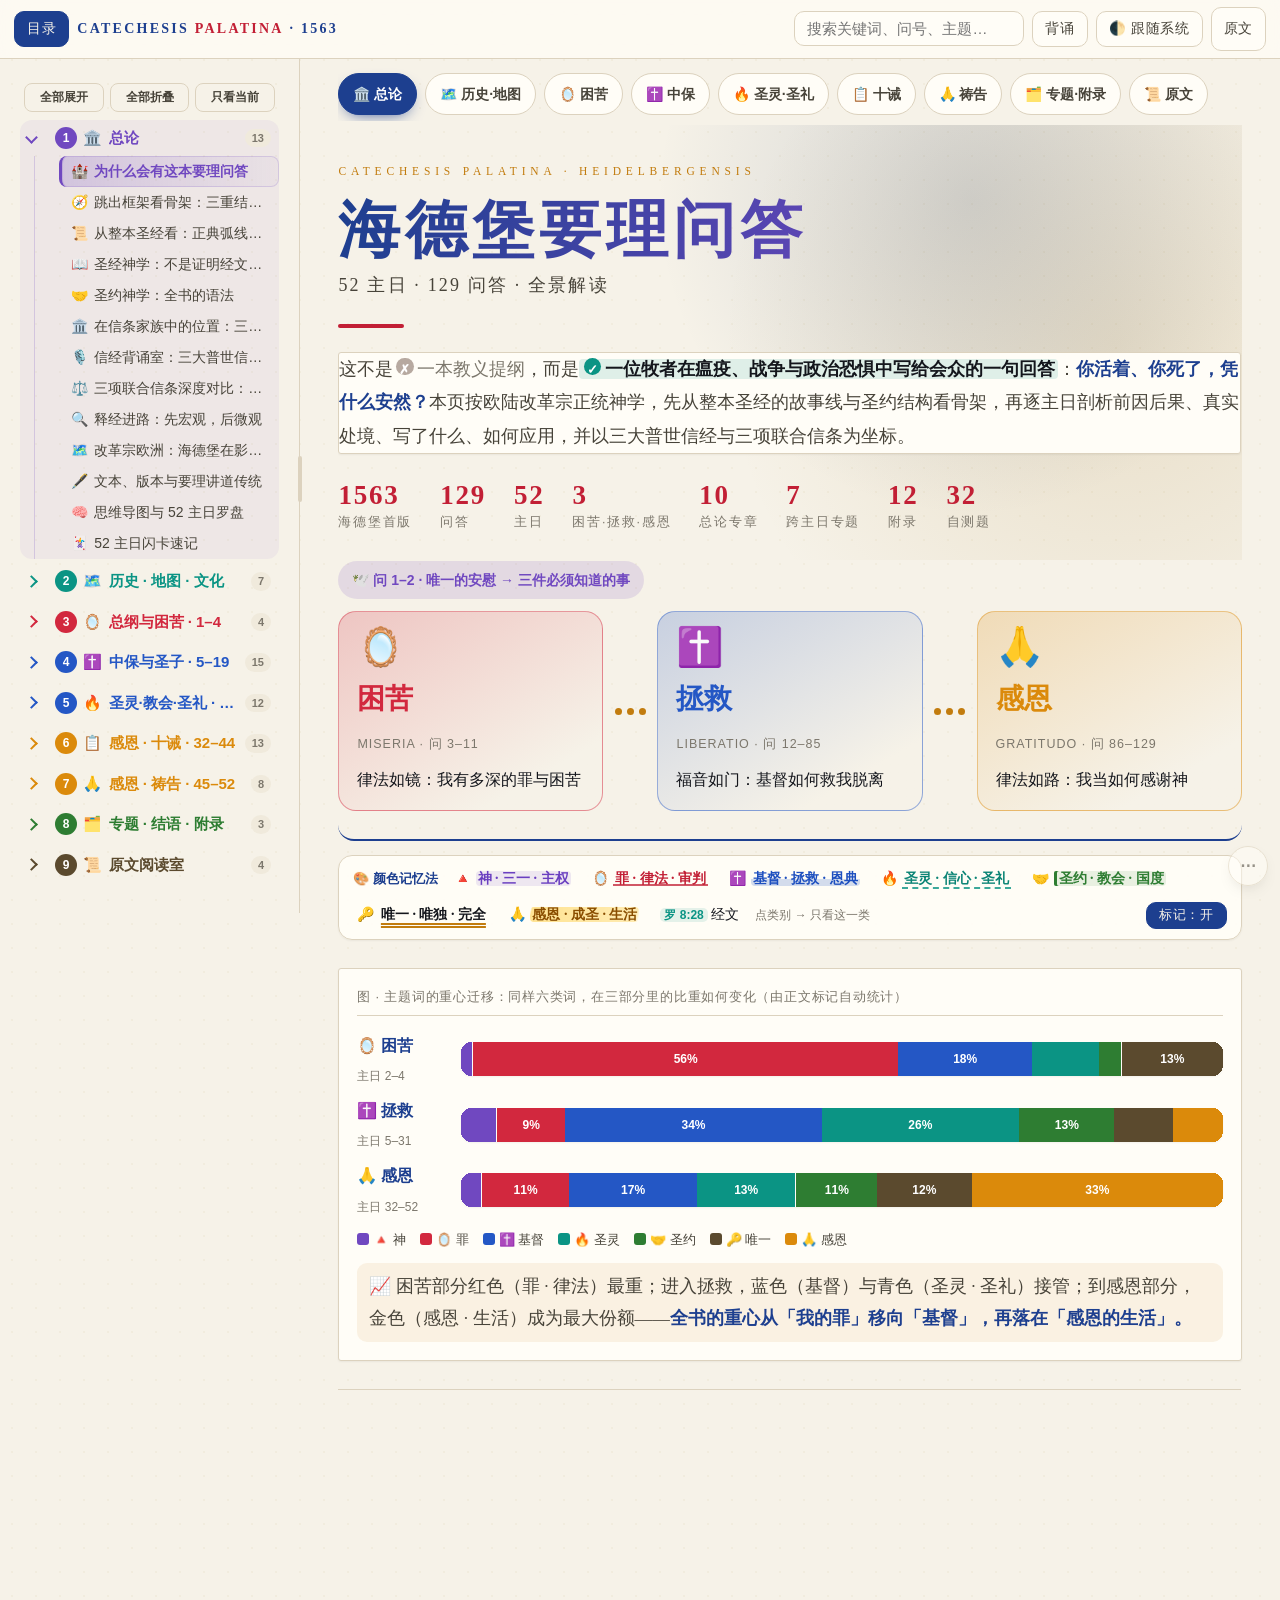
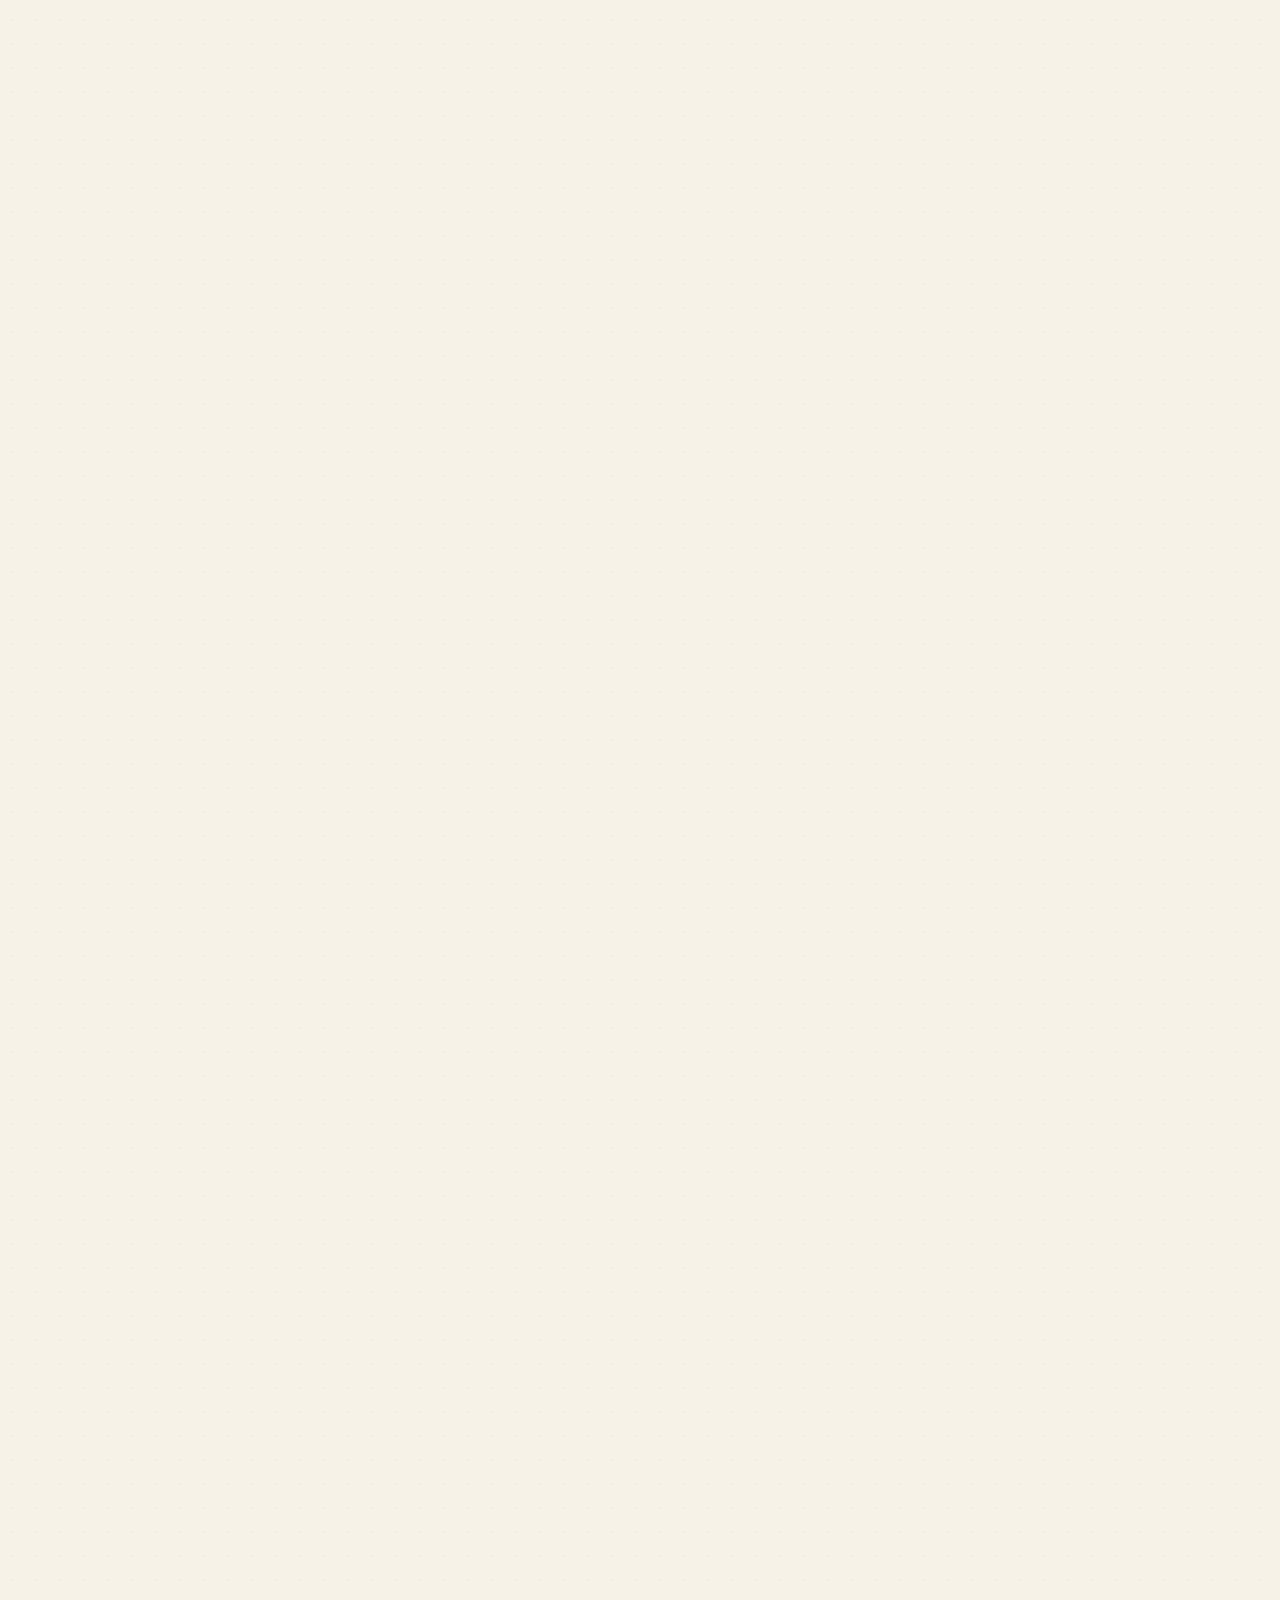
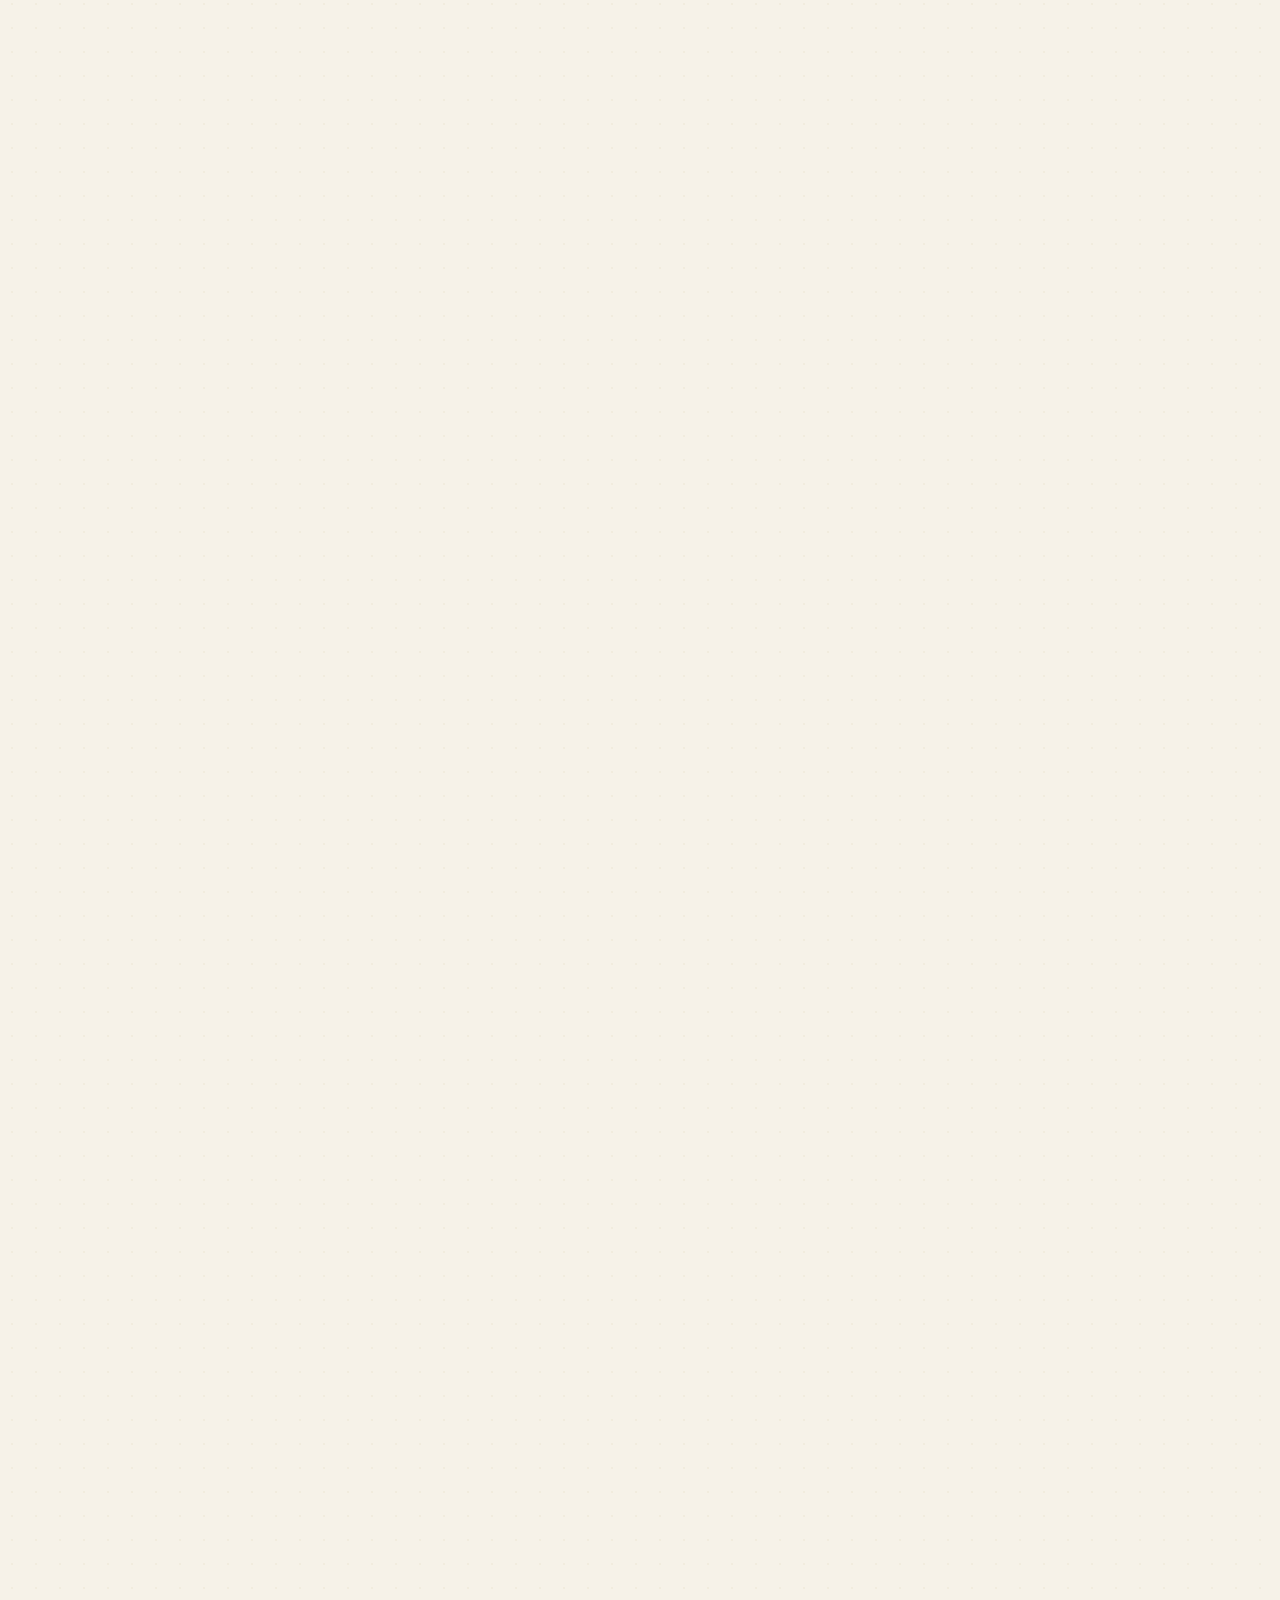
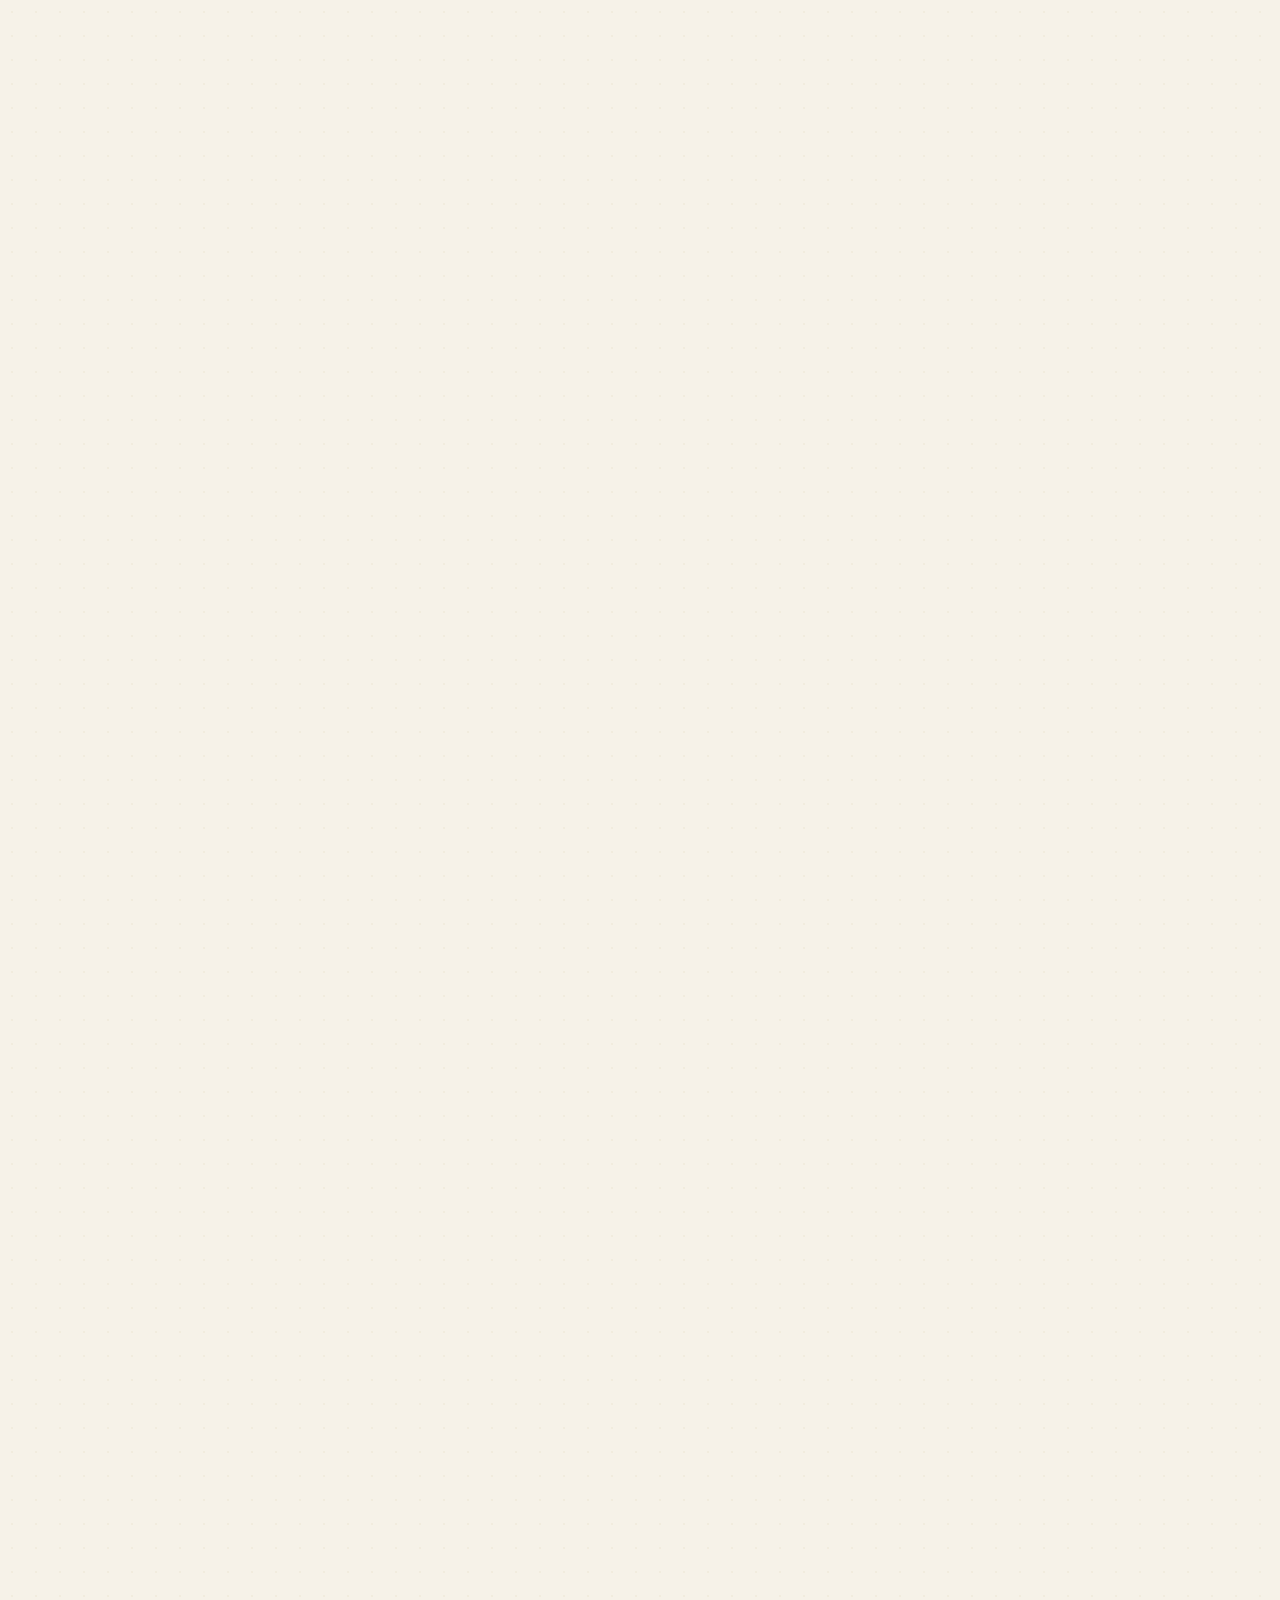
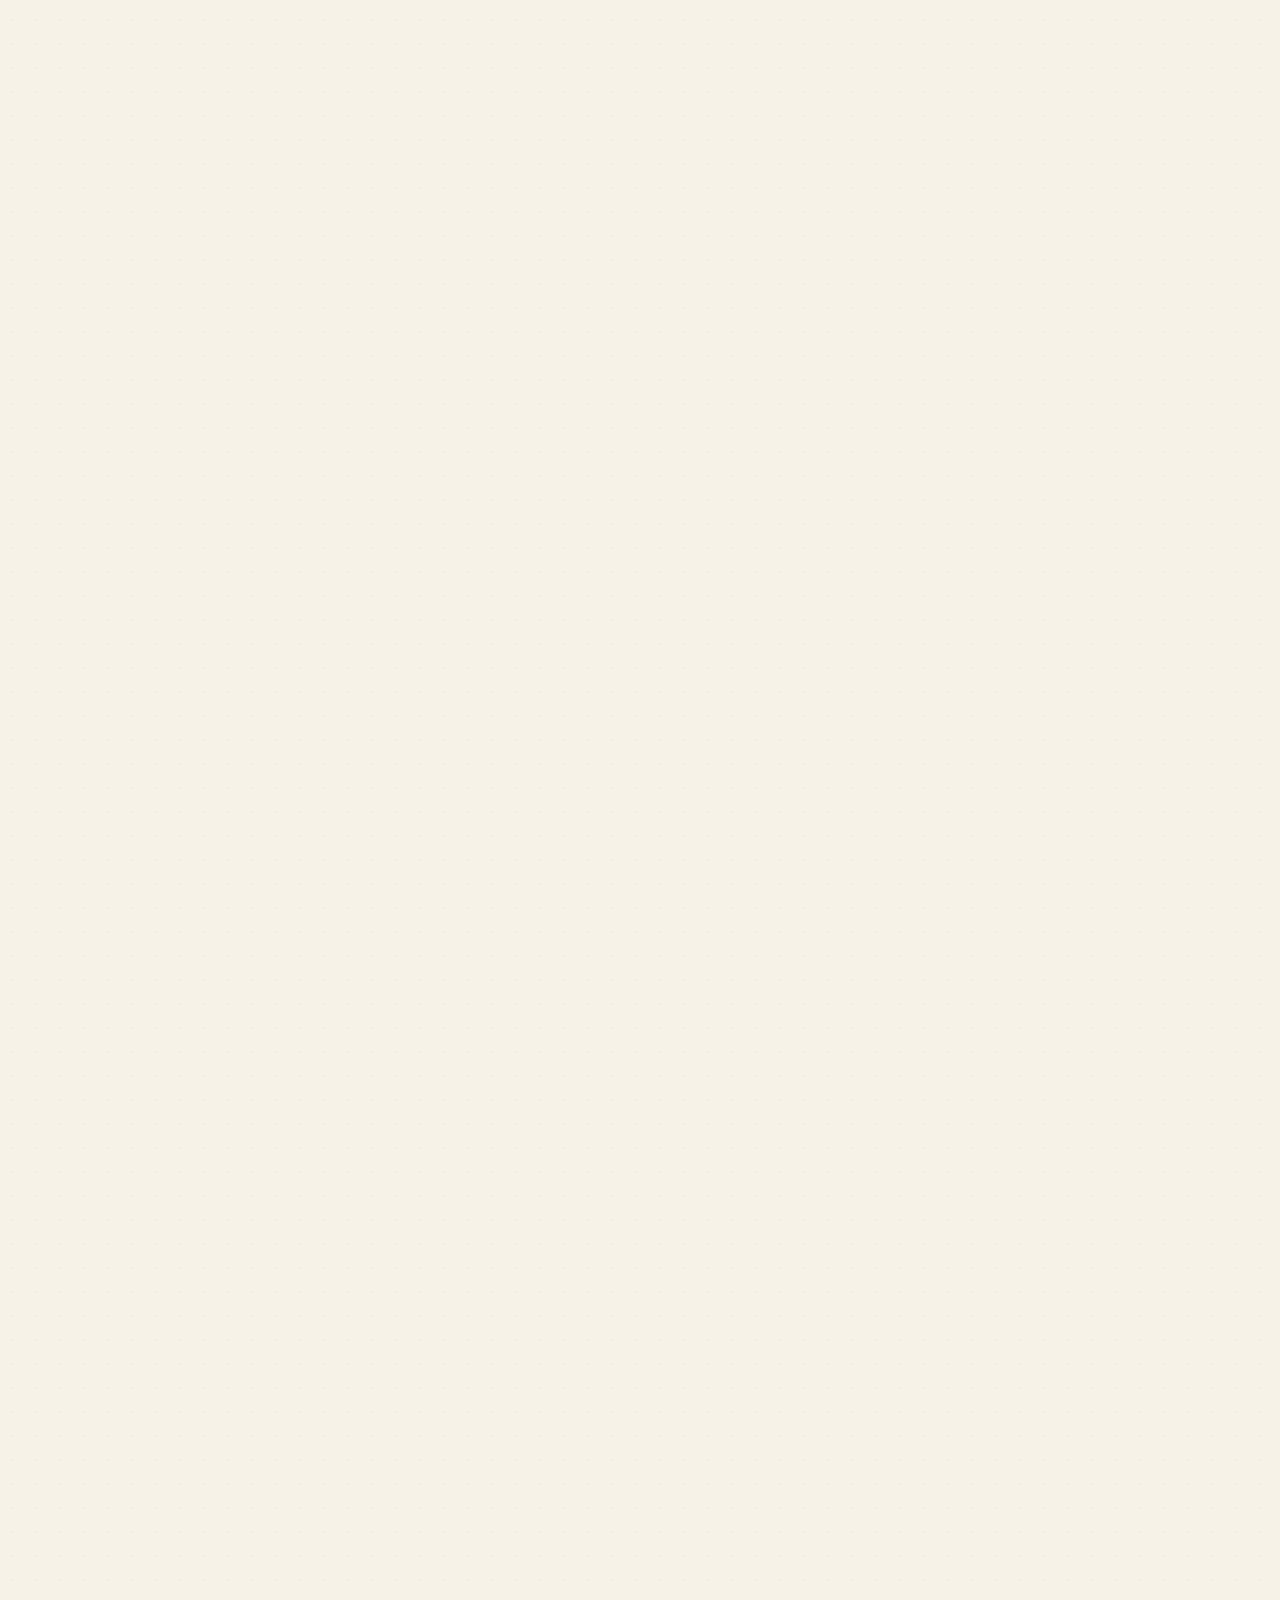
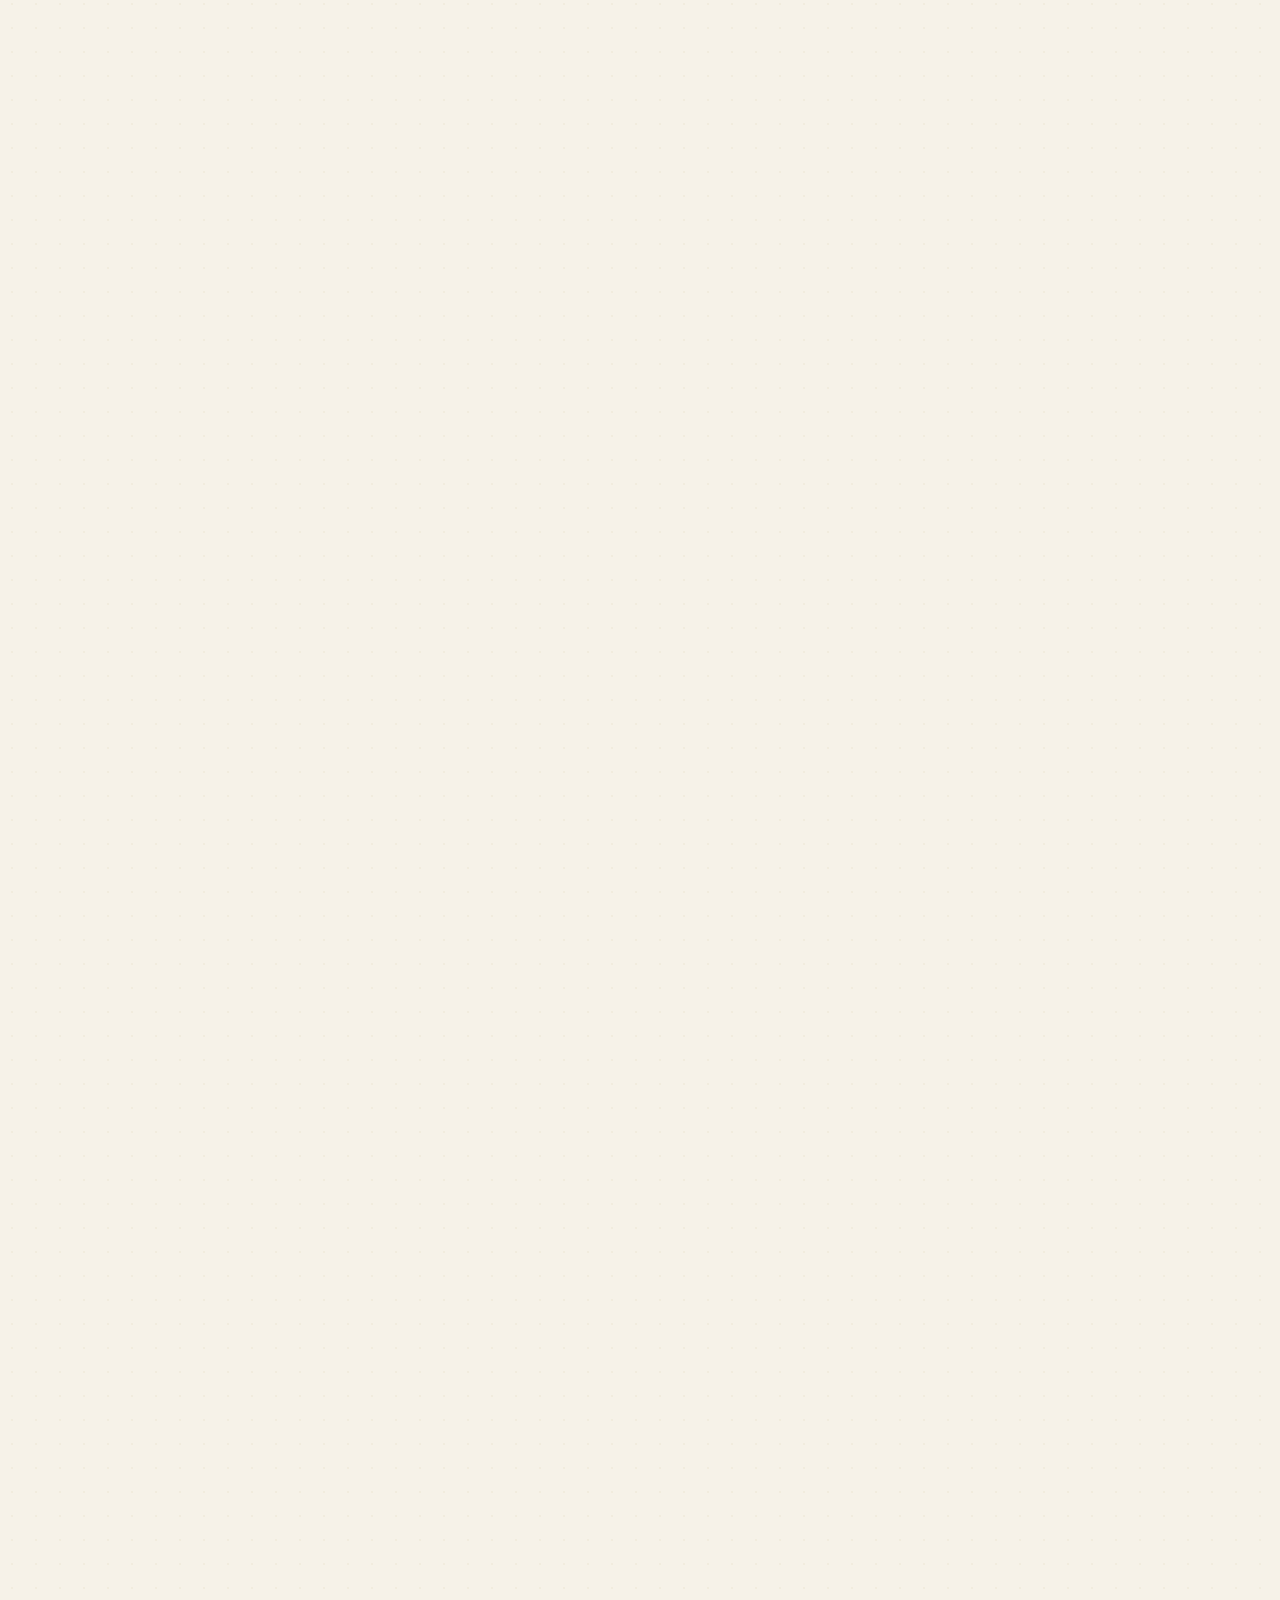
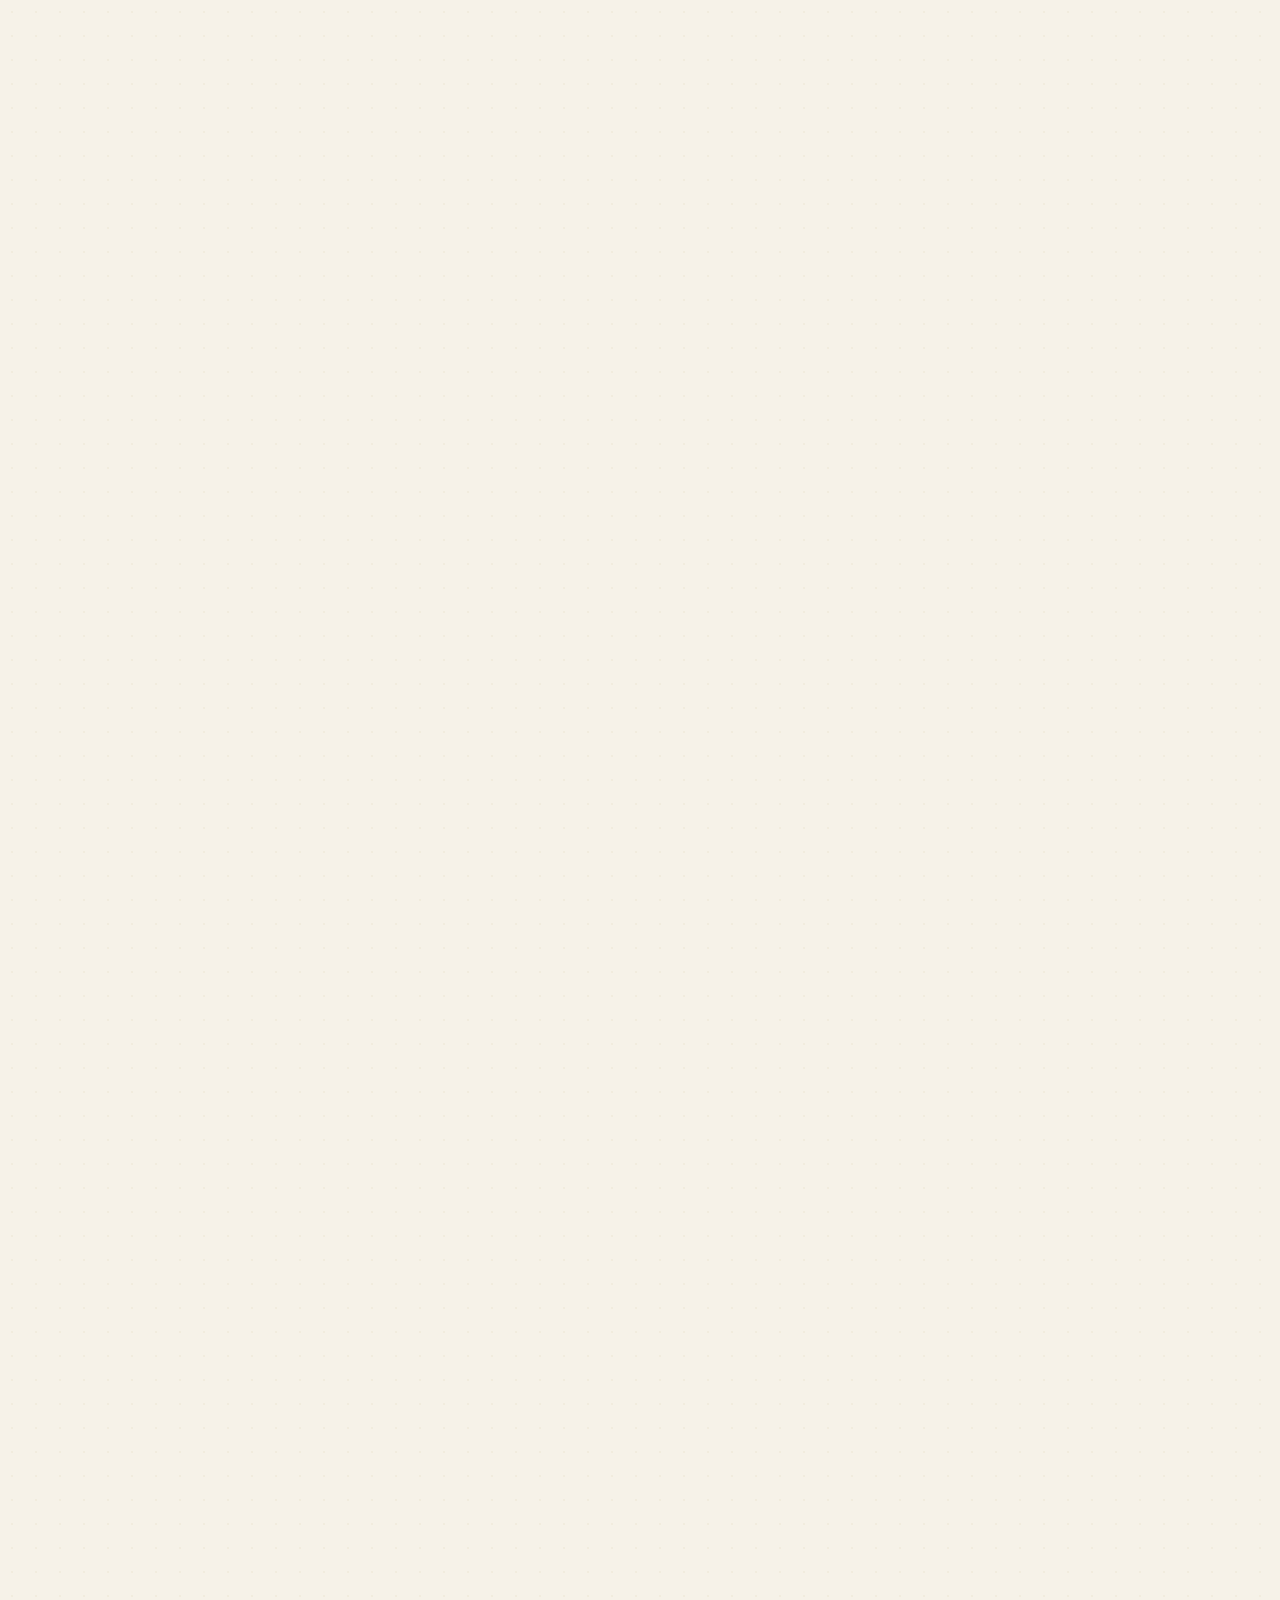
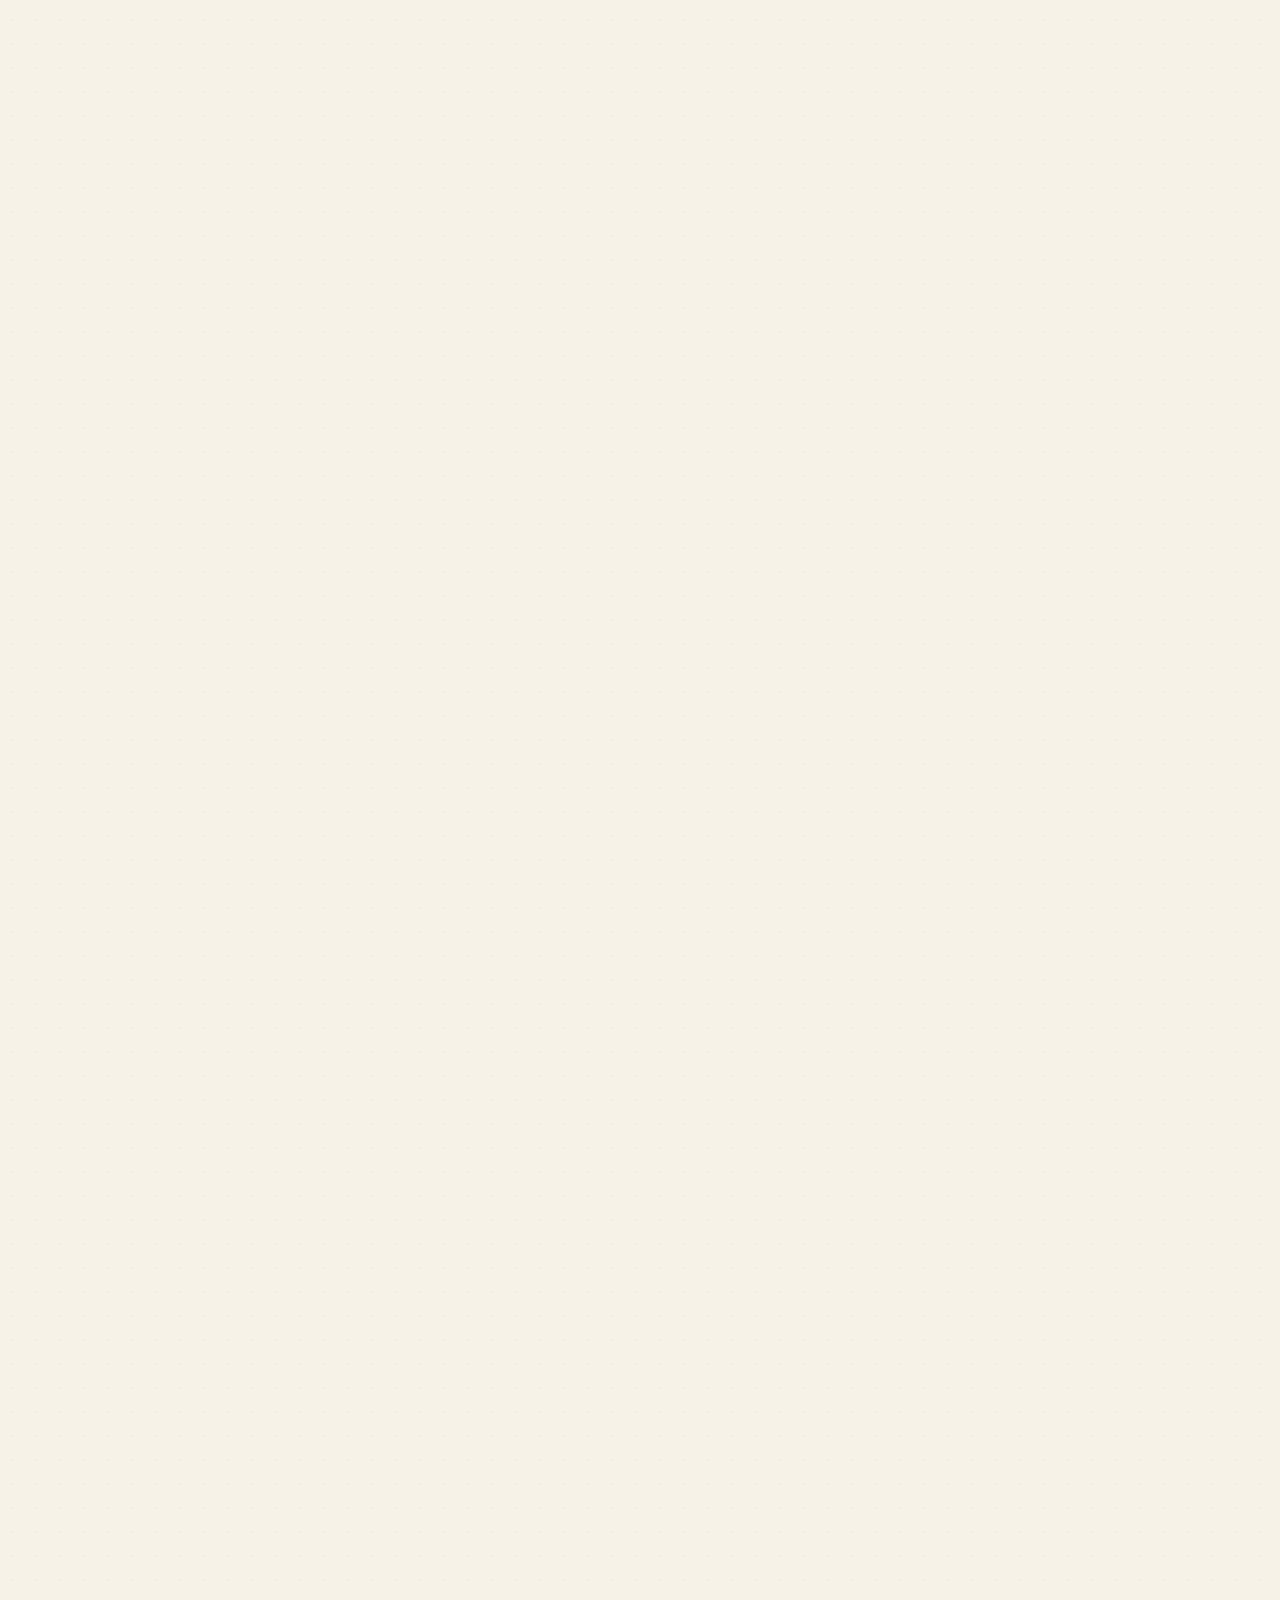
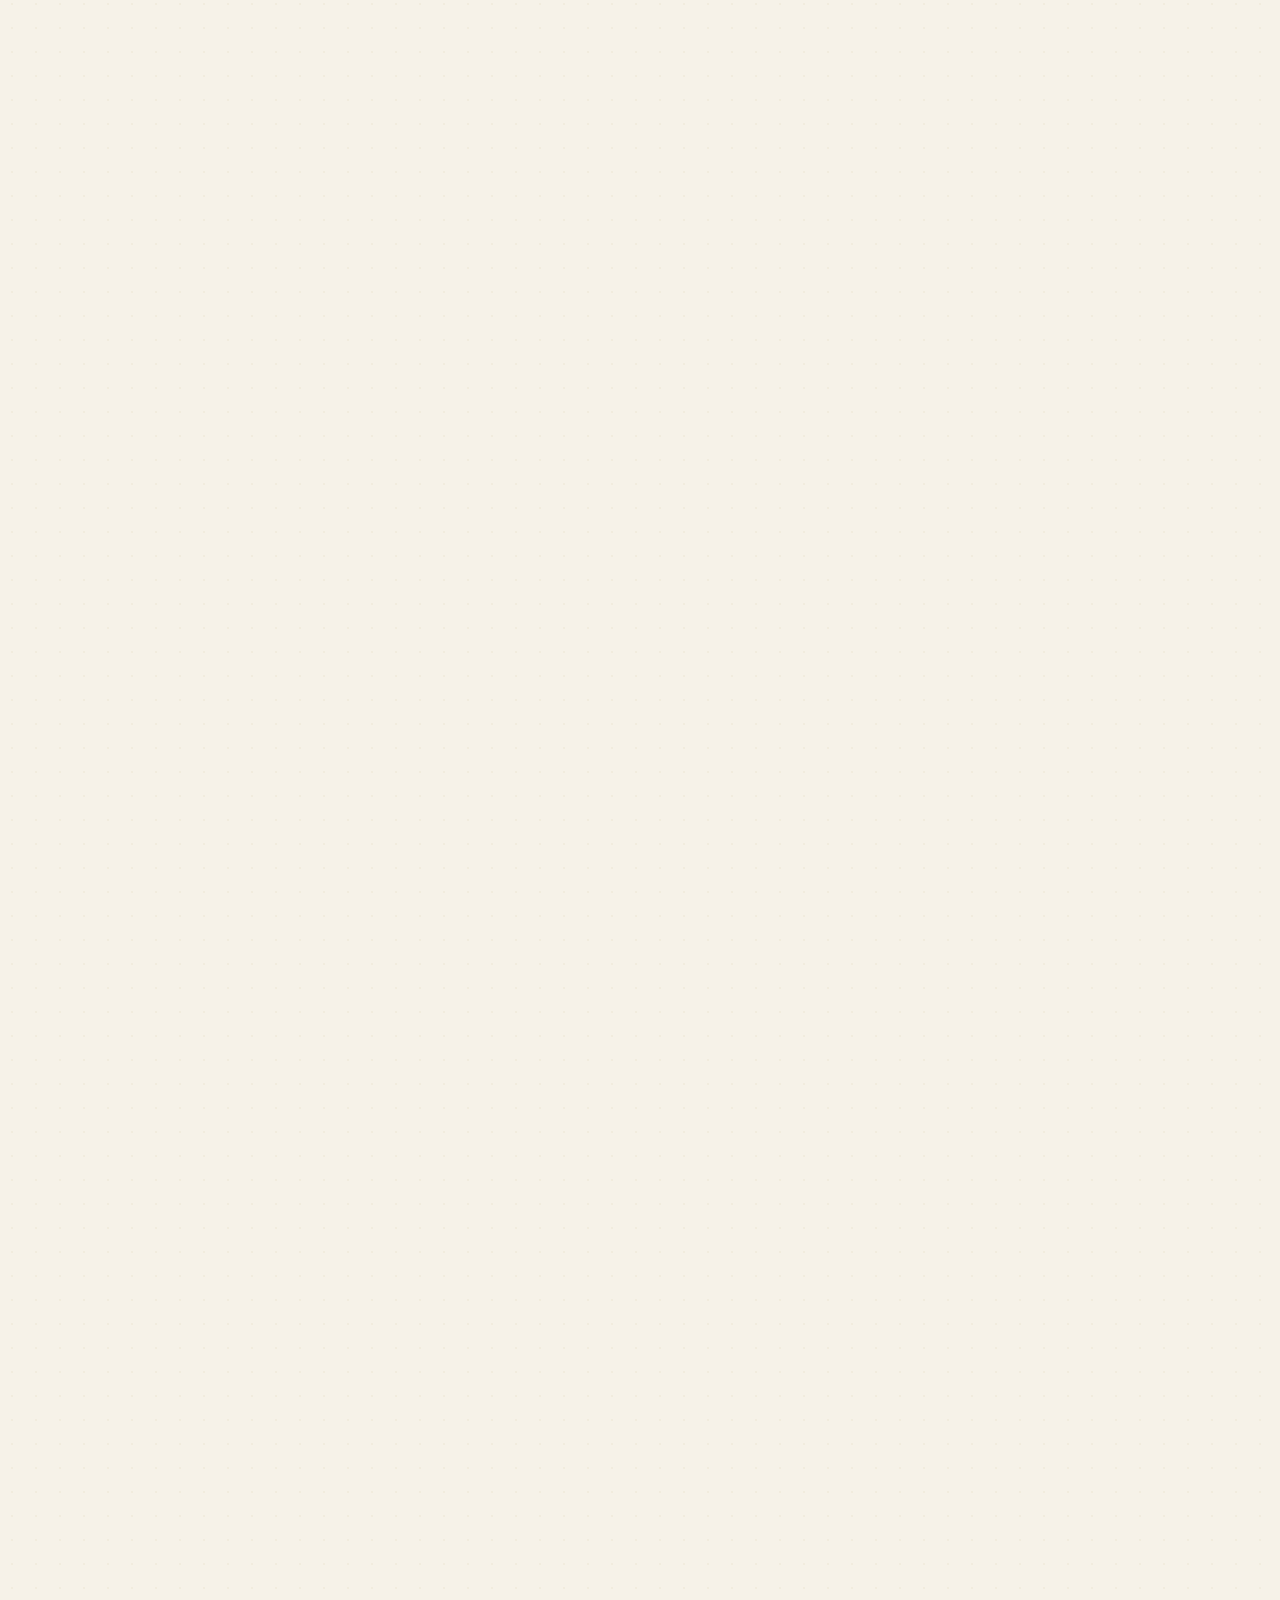
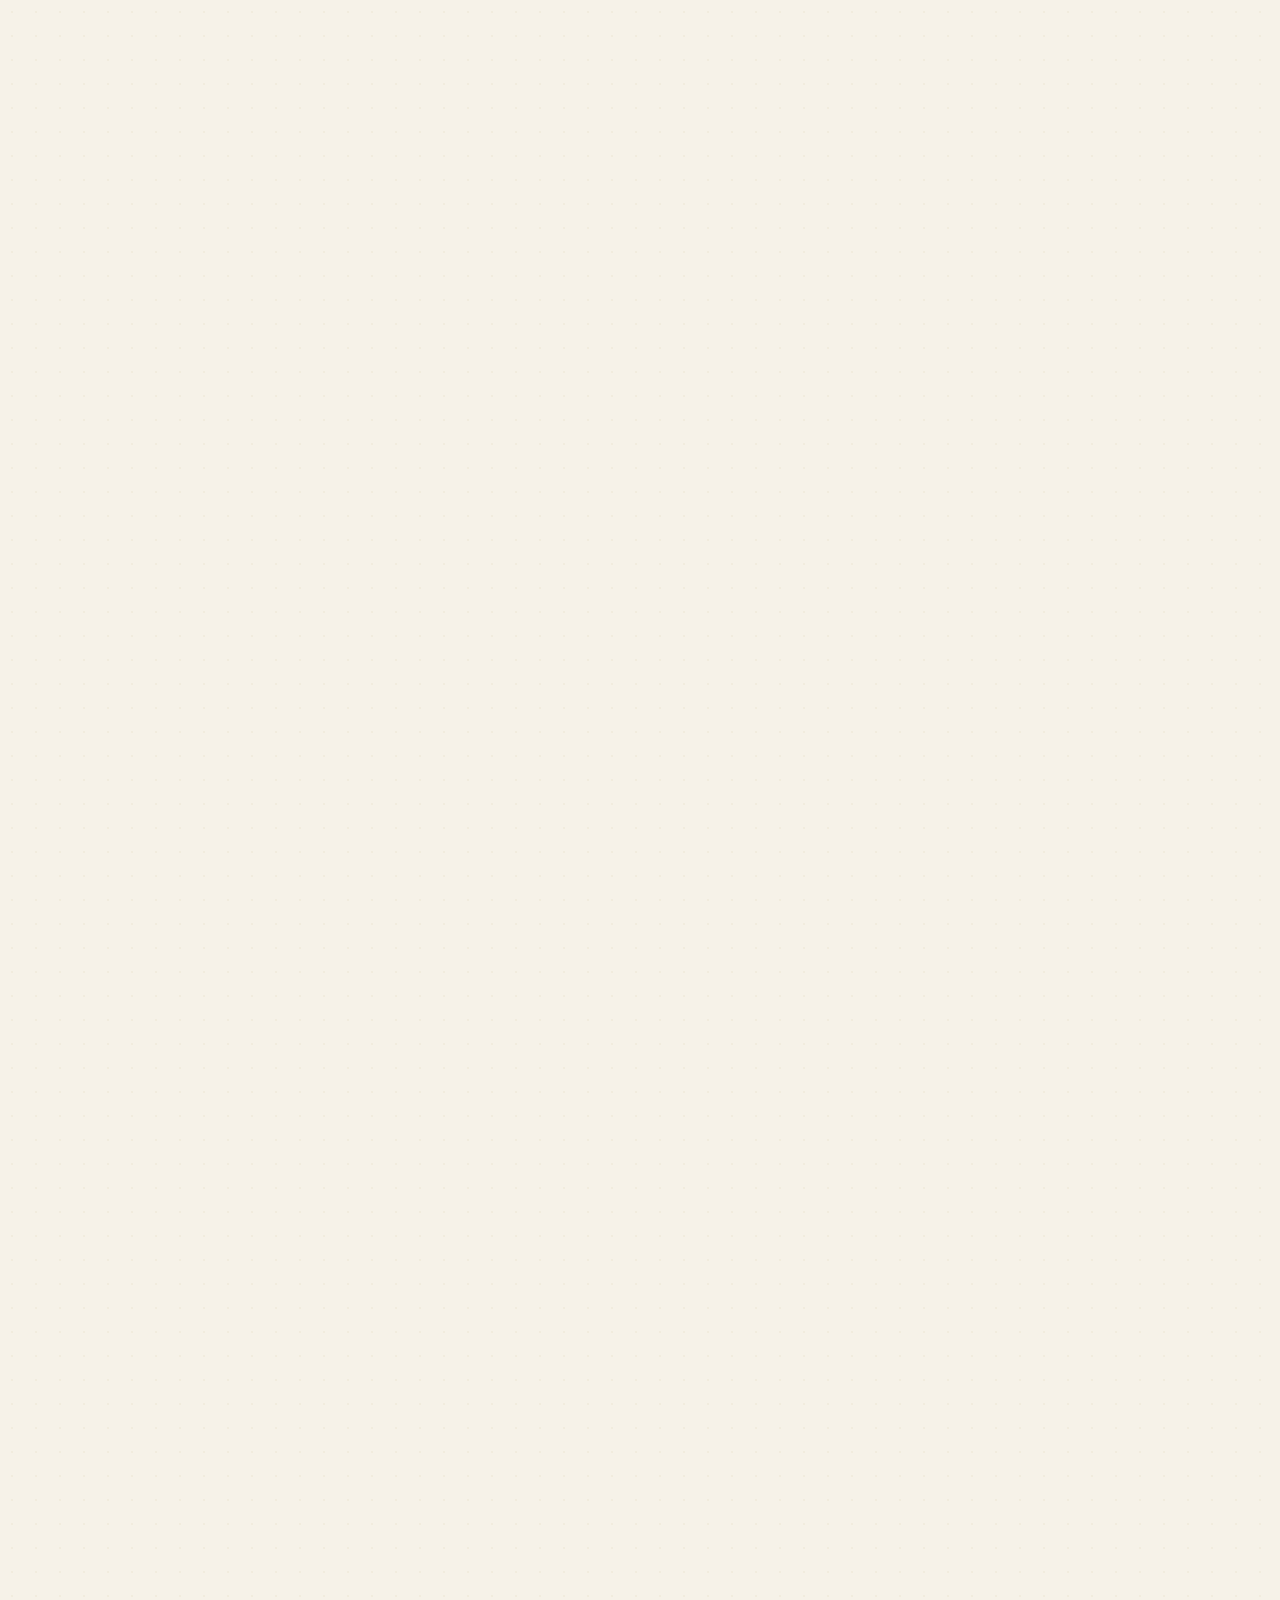
<file: index.html>
<!DOCTYPE html><html lang="zh-Hans"><head><meta charset="utf-8"><meta name="viewport" content="width=device-width,initial-scale=1,viewport-fit=cover"><meta name="theme-color" content="#1F3864"><title>总论 · 圣经全景与历史 · 海德堡要理问答 52 主日</title><meta name="description" content="海德堡要理问答 129 问 52 主日全景解读：时间线、救赎史故事线、圣经神学、圣约神学、三大普世信经与三项联合信条、地图、思维导图、流程图与背诵系统。"><link rel="icon" href="data:image/svg+xml,%3Csvg xmlns=%27http://www.w3.org/2000/svg%27 viewBox=%270 0 32 32%27%3E%3Crect width=%2732%27 height=%2732%27 fill=%27%231F3864%27/%3E%3Ctext x=%2716%27 y=%2723%27 font-size=%2720%27 text-anchor=%27middle%27 fill=%27%23F6F2E8%27%3EH%3C/text%3E%3C/svg%3E"><script>if("IntersectionObserver" in window)document.documentElement.classList.add("io")</script><link rel="stylesheet" href="assets/site.css"><script type="speculationrules">{"prerender": [{"where": {"href_matches": "/*"}, "eagerness": "moderate"}], "prefetch": [{"urls": ["history.html", "p1-misery.html", "p2-christ.html", "p3-spirit.html", "p4-law.html", "p5-prayer.html", "topics.html", "texts.html"], "eagerness": "eager"}]}</script></head><body><svg width="0" height="0" style="position:absolute" aria-hidden="true"><symbol id="i-book" viewBox="0 0 24 24" fill="none" stroke="currentColor" stroke-width="1.8" stroke-linecap="round" stroke-linejoin="round"><path d="M4 4h7a3 3 0 0 1 3 3v13a2 2 0 0 0-2-2H4z"/><path d="M20 4h-6a3 3 0 0 0-3 3v13a2 2 0 0 1 2-2h7z"/></symbol><symbol id="i-cross" viewBox="0 0 24 24" fill="none" stroke="currentColor" stroke-width="1.8" stroke-linecap="round" stroke-linejoin="round"><path d="M12 2v20M5 8h14"/></symbol><symbol id="i-core" viewBox="0 0 24 24" fill="none" stroke="currentColor" stroke-width="1.8" stroke-linecap="round" stroke-linejoin="round"><circle cx="12" cy="12" r="9"/><circle cx="12" cy="12" r="4"/><circle cx="12" cy="12" r="1" fill="currentColor"/></symbol><symbol id="i-flow" viewBox="0 0 24 24" fill="none" stroke="currentColor" stroke-width="1.8" stroke-linecap="round" stroke-linejoin="round"><path d="M5 12h14M13 6l6 6-6 6"/></symbol><symbol id="i-scroll" viewBox="0 0 24 24" fill="none" stroke="currentColor" stroke-width="1.8" stroke-linecap="round" stroke-linejoin="round"><path d="M8 3h11v15a3 3 0 0 1-3 3H6a3 3 0 0 1-3-3V6h5"/><path d="M8 3v13"/></symbol><symbol id="i-lang" viewBox="0 0 24 24" fill="none" stroke="currentColor" stroke-width="1.8" stroke-linecap="round" stroke-linejoin="round"><path d="M4 5h9M8.5 3v2M6 5c1 4 4 7 7 8M11 5c-1 4-4 7-7 8"/><path d="M14 21l4-9 4 9M15.5 18h5"/></symbol><symbol id="i-globe" viewBox="0 0 24 24" fill="none" stroke="currentColor" stroke-width="1.8" stroke-linecap="round" stroke-linejoin="round"><circle cx="12" cy="12" r="9"/><path d="M3 12h18M12 3a14 14 0 0 1 0 18M12 3a14 14 0 0 0 0 18"/></symbol><symbol id="i-brain" viewBox="0 0 24 24" fill="none" stroke="currentColor" stroke-width="1.8" stroke-linecap="round" stroke-linejoin="round"><path d="M9 4a3 3 0 0 0-3 3 3 3 0 0 0-2 5 3 3 0 0 0 2 5 3 3 0 0 0 3 3h1V4z"/><path d="M15 4a3 3 0 0 1 3 3 3 3 0 0 1 2 5 3 3 0 0 1-2 5 3 3 0 0 1-3 3h-1V4z"/></symbol><symbol id="i-arc" viewBox="0 0 24 24" fill="none" stroke="currentColor" stroke-width="1.8" stroke-linecap="round" stroke-linejoin="round"><path d="M3 18c4-12 14-12 18 0"/><circle cx="3" cy="18" r="1.5"/><circle cx="21" cy="18" r="1.5"/></symbol><symbol id="i-eye" viewBox="0 0 24 24" fill="none" stroke="currentColor" stroke-width="1.8" stroke-linecap="round" stroke-linejoin="round"><path d="M2 12s4-7 10-7 10 7 10 7-4 7-10 7S2 12 2 12z"/><circle cx="12" cy="12" r="3"/></symbol><symbol id="i-link" viewBox="0 0 24 24" fill="none" stroke="currentColor" stroke-width="1.8" stroke-linecap="round" stroke-linejoin="round"><path d="M10 14a4 4 0 0 0 6 0l3-3a4 4 0 0 0-6-6l-1 1"/><path d="M14 10a4 4 0 0 0-6 0l-3 3a4 4 0 0 0 6 6l1-1"/></symbol><symbol id="i-alert" viewBox="0 0 24 24" fill="none" stroke="currentColor" stroke-width="1.8" stroke-linecap="round" stroke-linejoin="round"><path d="M12 3l10 18H2z"/><path d="M12 10v5M12 18v.5"/></symbol><symbol id="i-key" viewBox="0 0 24 24" fill="none" stroke="currentColor" stroke-width="1.8" stroke-linecap="round" stroke-linejoin="round"><circle cx="8" cy="15" r="4"/><path d="M11 12l9-9M17 6l3 3"/></symbol><symbol id="i-map" viewBox="0 0 24 24" fill="none" stroke="currentColor" stroke-width="1.8" stroke-linecap="round" stroke-linejoin="round"><path d="M12 21s-7-6-7-12a7 7 0 0 1 14 0c0 6-7 12-7 12z"/><circle cx="12" cy="9" r="2.5"/></symbol><symbol id="i-clock" viewBox="0 0 24 24" fill="none" stroke="currentColor" stroke-width="1.8" stroke-linecap="round" stroke-linejoin="round"><circle cx="12" cy="12" r="9"/><path d="M12 7v5l3 2"/></symbol><symbol id="i-mic" viewBox="0 0 24 24" fill="none" stroke="currentColor" stroke-width="1.8" stroke-linecap="round" stroke-linejoin="round"><rect x="9" y="3" width="6" height="11" rx="3"/><path d="M5 11a7 7 0 0 0 14 0M12 18v3"/></symbol><symbol id="i-layers" viewBox="0 0 24 24" fill="none" stroke="currentColor" stroke-width="1.8" stroke-linecap="round" stroke-linejoin="round"><path d="M12 3l9 5-9 5-9-5z"/><path d="M3 13l9 5 9-5"/></symbol><symbol id="i-chev" viewBox="0 0 24 24" fill="none" stroke="currentColor" stroke-width="1.8" stroke-linecap="round" stroke-linejoin="round"><path d="M6 9l6 6 6-6"/></symbol></svg><div id="prog"></div><div class="topbar"><div class="tb"><button class="btn on" id="tocBtn" title="显示／隐藏目录">目录</button><div class="brand">CATECHESIS <b>PALATINA</b> · 1563</div><div class="sp"></div><div class="tbs"><input id="q" type="search" placeholder="搜索关键词、问号、主题…" aria-label="搜索"></div><button class="btn" id="drillBtn" title="遮盖答案，点按逐问自测">背诵</button><button class="btn" id="themeBtn" title="明／暗／跟随系统">主题</button><a class="btn" href="texts.html" title="信经与信条全文（ccifellowship.org 原文）">原文</a></div></div><div class="scrim"></div><div class="shell"><nav class="side"><div class="toc toc3" id="toc3"><div class="t1 open" style="--tc:var(--prologue)" data-f="index.html"><div class="th1"><button class="tg" type="button" aria-label="展开/折叠"></button><a class="l1" href="#intro-why"><span class="n1">1</span><span class="emo">🏛️</span><span class="t">总论</span><span class="qr">13</span></a></div><div class="tb1"><div class="t2"><div class="th2"><i class="tgx"></i><a class="l2" href="#intro-why" title="为什么会有这本要理问答"><span class="emo">🏰</span><span class="t">为什么会有这本要理问答</span></a></div></div><div class="t2"><div class="th2"><i class="tgx"></i><a class="l2" href="#intro-frame" title="跳出框架看骨架：三重结构与三重回环"><span class="emo">🧭</span><span class="t">跳出框架看骨架：三重结构与三重回环</span></a></div></div><div class="t2"><div class="th2"><i class="tgx"></i><a class="l2" href="#intro-canon" title="从整本圣经看：正典弧线上的海德堡"><span class="emo">📜</span><span class="t">从整本圣经看：正典弧线上的海德堡</span></a></div></div><div class="t2"><div class="th2"><i class="tgx"></i><a class="l2" href="#bt-canon" title="圣经神学：不是证明经文，而是跟随故事"><span class="emo">📖</span><span class="t">圣经神学：不是证明经文，而是跟随故事</span></a></div></div><div class="t2"><div class="th2"><i class="tgx"></i><a class="l2" href="#bt-cov" title="圣约神学：全书的语法"><span class="emo">🤝</span><span class="t">圣约神学：全书的语法</span></a></div></div><div class="t2"><div class="th2"><i class="tgx"></i><a class="l2" href="#intro-compare" title="在信条家族中的位置：三大普世信经与三项联合信条"><span class="emo">🏛️</span><span class="t">在信条家族中的位置：三大普世信经与三项联合信条</span></a></div></div><div class="t2"><div class="th2"><i class="tgx"></i><a class="l2" href="#creed-reader" title="信经背诵室：三大普世信经干净阅读版"><span class="emo">🎙️</span><span class="t">信经背诵室：三大普世信经干净阅读版</span></a></div></div><div class="t2"><div class="th2"><i class="tgx"></i><a class="l2" href="#forms-cmp" title="三项联合信条深度对比：为什么需要三份"><span class="emo">⚖️</span><span class="t">三项联合信条深度对比：为什么需要三份</span></a></div></div><div class="t2"><div class="th2"><i class="tgx"></i><a class="l2" href="#intro-method" title="释经进路：先宏观，后微观"><span class="emo">🔍</span><span class="t">释经进路：先宏观，后微观</span></a></div></div><div class="t2"><div class="th2"><i class="tgx"></i><a class="l2" href="#intro-map" title="改革宗欧洲：海德堡在影响网络中的位置"><span class="emo">🗺️</span><span class="t">改革宗欧洲：海德堡在影响网络中的位置</span></a></div></div><div class="t2"><div class="th2"><i class="tgx"></i><a class="l2" href="#intro-text" title="文本、版本与要理讲道传统"><span class="emo">🖋️</span><span class="t">文本、版本与要理讲道传统</span></a></div></div><div class="t2"><div class="th2"><i class="tgx"></i><a class="l2" href="#compass" title="思维导图与 52 主日罗盘"><span class="emo">🧠</span><span class="t">思维导图与 52 主日罗盘</span></a></div></div><div class="t2"><div class="th2"><i class="tgx"></i><a class="l2" href="#flash" title="52 主日闪卡速记"><span class="emo">🃏</span><span class="t">52 主日闪卡速记</span></a></div></div></div></div><div class="t1" style="--tc:var(--teal)" data-f="history.html"><div class="th1"><button class="tg" type="button" aria-label="展开/折叠"></button><a class="l1" href="history.html#hist-intro"><span class="n1">2</span><span class="emo">🗺️</span><span class="t">历史 · 地图 · 文化</span><span class="qr">7</span></a></div><div class="tb1"><div class="t2"><div class="th2"><i class="tgx"></i><a class="l2" href="history.html#hist-intro" title="历史 · 地图 · 文化：一部要理问答诞生的现场"><span class="emo"></span><span class="t">历史 · 地图 · 文化：一部要理问答诞生的现场</span></a></div></div><div class="t2"><div class="th2"><i class="tgx"></i><a class="l2" href="history.html#hist-scene" title="情景图：1563 年的海德堡"><span class="emo"></span><span class="t">情景图：1563 年的海德堡</span></a></div></div><div class="t2"><div class="th2"><i class="tgx"></i><a class="l2" href="history.html#hist-sunday" title="讲解图：要理问答怎样「用」——一个主日下午"><span class="emo"></span><span class="t">讲解图：要理问答怎样「用」——一个主日下午</span></a></div></div><div class="t2"><div class="th2"><i class="tgx"></i><a class="l2" href="history.html#hist-map" title="互动时间线 × 真实地图"><span class="emo"></span><span class="t">互动时间线 × 真实地图</span></a></div></div><div class="t2"><div class="th2"><i class="tgx"></i><a class="l2" href="history.html#hist-rhine" title="示意图：莱茵走廊——思想顺流北上"><span class="emo"></span><span class="t">示意图：莱茵走廊——思想顺流北上</span></a></div></div><div class="t2"><div class="th2"><i class="tgx"></i><a class="l2" href="history.html#hist-world" title="从一座城到五大洲：传播地图"><span class="emo"></span><span class="t">从一座城到五大洲：传播地图</span></a></div></div><div class="t2"><div class="th2"><i class="tgx"></i><a class="l2" href="history.html#hist-culture" title="文化区域对照：同一场改革，四种面貌"><span class="emo"></span><span class="t">文化区域对照：同一场改革，四种面貌</span></a></div></div></div></div><div class="t1" style="--tc:var(--misery)" data-f="p1-misery.html"><div class="th1"><button class="tg" type="button" aria-label="展开/折叠"></button><a class="l1" href="p1-misery.html#ld1"><span class="n1">3</span><span class="emo">🪞</span><span class="t">总纲与困苦 · 1–4</span><span class="qr">4</span></a></div><div class="tb1"><div class="t2 has"><div class="th2"><button class="tg" type="button" aria-label="展开/折叠"></button><a class="l2" href="p1-misery.html#ld1" data-n="1" title="1 · 唯一的安慰"><span class="emo">🕊️</span><span class="t">1 · 唯一的安慰</span><span class="qr">(1-2问)</span></a></div><div class="tb2"><a class="l3" href="p1-misery.html#q1" title="问1 或生或死，你唯一的安慰是什么？"><span class="no3">问1</span><span class="t">或生或死，你唯一的安慰是什么？</span></a><a class="l3" href="p1-misery.html#q2" title="问2 为了在这样的安慰中喜乐地生或死，你必须知道哪些事呢？"><span class="no3">问2</span><span class="t">为了在这样的安慰中喜乐地生或死，你必须知道哪些事呢？</span></a></div></div><div class="t2 has"><div class="th2"><button class="tg" type="button" aria-label="展开/折叠"></button><a class="l2" href="p1-misery.html#ld2" data-n="2" title="2 · 认识困苦的途径"><span class="emo">🪞</span><span class="t">2 · 认识困苦的途径</span><span class="qr">(3-5问)</span></a></div><div class="tb2"><a class="l3" href="p1-misery.html#q3" title="问3 你从何处得知你的罪恶和愁苦呢？"><span class="no3">问3</span><span class="t">你从何处得知你的罪恶和愁苦呢？</span></a><a class="l3" href="p1-misery.html#q4" title="问4 神的律法对我们有什么要求呢？"><span class="no3">问4</span><span class="t">神的律法对我们有什么要求呢？</span></a><a class="l3" href="p1-misery.html#q5" title="问5 你能完全遵守这些诫命吗？"><span class="no3">问5</span><span class="t">你能完全遵守这些诫命吗？</span></a></div></div><div class="t2 has"><div class="th2"><button class="tg" type="button" aria-label="展开/折叠"></button><a class="l2" href="p1-misery.html#ld3" data-n="3" title="3 · 创造、堕落与败坏"><span class="emo">🍎</span><span class="t">3 · 创造、堕落与败坏</span><span class="qr">(6-8问)</span></a></div><div class="tb2"><a class="l3" href="p1-misery.html#q6" title="问6 神原本就把人造得如此邪恶和悖逆吗？"><span class="no3">问6</span><span class="t">神原本就把人造得如此邪恶和悖逆吗？</span></a><a class="l3" href="p1-misery.html#q7" title="问7 那么，败坏的人性从何而来呢？"><span class="no3">问7</span><span class="t">那么，败坏的人性从何而来呢？</span></a><a class="l3" href="p1-misery.html#q8" title="问8 我们是否如此败坏，以致完全没有能力行任何的善，反倒倾向于诸般的恶呢？"><span class="no3">问8</span><span class="t">我们是否如此败坏，以致完全没有能力行任何的善，反倒倾向于诸般的恶呢？</span></a></div></div><div class="t2 has"><div class="th2"><button class="tg" type="button" aria-label="展开/折叠"></button><a class="l2" href="p1-misery.html#ld4" data-n="4" title="4 · 神的公义与怜悯"><span class="emo">⚖️</span><span class="t">4 · 神的公义与怜悯</span><span class="qr">(9-11问)</span></a></div><div class="tb2"><a class="l3" href="p1-misery.html#q9" title="问9 神在律法中要求人做他们所做不到的事，这岂不是不公平吗？"><span class="no3">问9</span><span class="t">神在律法中要求人做他们所做不到的事，这岂不是不公平吗？</span></a><a class="l3" href="p1-misery.html#q10" title="问10 神会任凭这种悖逆和反叛不受惩罚吗?"><span class="no3">问10</span><span class="t">神会任凭这种悖逆和反叛不受惩罚吗?</span></a><a class="l3" href="p1-misery.html#q11" title="问11 但是，神不也是慈爱的吗？"><span class="no3">问11</span><span class="t">但是，神不也是慈爱的吗？</span></a></div></div></div></div><div class="t1" style="--tc:var(--deliver)" data-f="p2-christ.html"><div class="th1"><button class="tg" type="button" aria-label="展开/折叠"></button><a class="l1" href="p2-christ.html#ld5"><span class="n1">4</span><span class="emo">✝️</span><span class="t">中保与圣子 · 5–19</span><span class="qr">15</span></a></div><div class="tb1"><div class="t2 has"><div class="th2"><button class="tg" type="button" aria-label="展开/折叠"></button><a class="l2" href="p2-christ.html#ld5" data-n="5" title="5 · 中保的必要与资格"><span class="emo">🌉</span><span class="t">5 · 中保的必要与资格</span><span class="qr">(12-15问)</span></a></div><div class="tb2"><a class="l3" href="p2-christ.html#q12" title="问12 既然按照神公义的审判，我们都当受到今生及永世的刑罚，那么我们怎样才能逃脱这刑罚，并再次蒙神恩宠呢？"><span class="no3">问12</span><span class="t">既然按照神公义的审判，我们都当受到今生及永世的刑罚，那么我们怎样才能逃脱这刑罚，并再次蒙神恩宠呢？</span></a><a class="l3" href="p2-christ.html#q13" title="问13 我们自己能够偿还这罪债吗？"><span class="no3">问13</span><span class="t">我们自己能够偿还这罪债吗？</span></a><a class="l3" href="p2-christ.html#q14" title="问14 有没有其他受造物能替我们赎罪呢？"><span class="no3">问14</span><span class="t">有没有其他受造物能替我们赎罪呢？</span></a><a class="l3" href="p2-christ.html#q15" title="问15 那么，人必须寻求一位怎样的中保和救赎者呢？"><span class="no3">问15</span><span class="t">那么，人必须寻求一位怎样的中保和救赎者呢？</span></a></div></div><div class="t2 has"><div class="th2"><button class="tg" type="button" aria-label="展开/折叠"></button><a class="l2" href="p2-christ.html#ld6" data-n="6" title="6 · 这中保是谁"><span class="emo">👑</span><span class="t">6 · 这中保是谁</span><span class="qr">(16-19问)</span></a></div><div class="tb2"><a class="l3" href="p2-christ.html#q16" title="问16 为什么他必须是真人，且是无罪的人？"><span class="no3">问16</span><span class="t">为什么他必须是真人，且是无罪的人？</span></a><a class="l3" href="p2-christ.html#q17" title="问17 为什么他必须同时是真神呢？"><span class="no3">问17</span><span class="t">为什么他必须同时是真神呢？</span></a><a class="l3" href="p2-christ.html#q18" title="问18 那么，谁是那位中保，既是真神，同时又是真实而无罪的人呢？"><span class="no3">问18</span><span class="t">那么，谁是那位中保，既是真神，同时又是真实而无罪的人呢？</span></a><a class="l3" href="p2-christ.html#q19" title="问19 你从哪里得知这事呢？"><span class="no3">问19</span><span class="t">你从哪里得知这事呢？</span></a></div></div><div class="t2 has"><div class="th2"><button class="tg" type="button" aria-label="展开/折叠"></button><a class="l2" href="p2-christ.html#ld7" data-n="7" title="7 · 真信心与使徒信经"><span class="emo">🔑</span><span class="t">7 · 真信心与使徒信经</span><span class="qr">(20-23问)</span></a></div><div class="tb2"><a class="l3" href="p2-christ.html#q20" title="问20 因着亚当，众人都灭亡了。那么是否藉着基督，众人都得救了呢？"><span class="no3">问20</span><span class="t">因着亚当，众人都灭亡了。那么是否藉着基督，众人都得救了呢？</span></a><a class="l3" href="p2-christ.html#q21" title="问21 什么是真信心？"><span class="no3">问21</span><span class="t">什么是真信心？</span></a><a class="l3" href="p2-christ.html#q22" title="问22 那么，基督徒必须相信什么？"><span class="no3">问22</span><span class="t">那么，基督徒必须相信什么？</span></a><a class="l3" href="p2-christ.html#q23" title="问23 这一信经包括哪些内容？"><span class="no3">问23</span><span class="t">这一信经包括哪些内容？</span></a></div></div><div class="t2 has"><div class="th2"><button class="tg" type="button" aria-label="展开/折叠"></button><a class="l2" href="p2-christ.html#ld8" data-n="8" title="8 · 三位一体"><span class="emo">🔺</span><span class="t">8 · 三位一体</span><span class="qr">(24-25问)</span></a></div><div class="tb2"><a class="l3" href="p2-christ.html#q24" title="问24 这一信经是怎样划分的呢？"><span class="no3">问24</span><span class="t">这一信经是怎样划分的呢？</span></a><a class="l3" href="p2-christ.html#q25" title="问25 既然神只有一位1，那么你为什么说有三位，即圣父、圣子和圣灵呢？"><span class="no3">问25</span><span class="t">既然神只有一位1，那么你为什么说有三位，即圣父、圣子和圣灵呢？</span></a></div></div><div class="t2 has"><div class="th2"><button class="tg" type="button" aria-label="展开/折叠"></button><a class="l2" href="p2-christ.html#ld9" data-n="9" title="9 · 圣父与创造"><span class="emo">🌍</span><span class="t">9 · 圣父与创造</span><span class="qr">(26问)</span></a></div><div class="tb2"><a class="l3" href="p2-christ.html#q26" title="问26 当你宣告“我信神，全能的父，创造天地的主”时，你相信什么？"><span class="no3">问26</span><span class="t">当你宣告“我信神，全能的父，创造天地的主”时，你相信什么？</span></a></div></div><div class="t2 has"><div class="th2"><button class="tg" type="button" aria-label="展开/折叠"></button><a class="l2" href="p2-christ.html#ld10" data-n="10" title="10 · 神的护理"><span class="emo">🌧️</span><span class="t">10 · 神的护理</span><span class="qr">(27-28问)</span></a></div><div class="tb2"><a class="l3" href="p2-christ.html#q27" title="问27 你如何理解“神的护理”？"><span class="no3">问27</span><span class="t">你如何理解“神的护理”？</span></a><a class="l3" href="p2-christ.html#q28" title="问28 知道神创造万有并且仍护理、托住万有对我们有何益处呢？"><span class="no3">问28</span><span class="t">知道神创造万有并且仍护理、托住万有对我们有何益处呢？</span></a></div></div><div class="t2 has"><div class="th2"><button class="tg" type="button" aria-label="展开/折叠"></button><a class="l2" href="p2-christ.html#ld11" data-n="11" title="11 · 耶稣这名"><span class="emo">✝️</span><span class="t">11 · 耶稣这名</span><span class="qr">(29-30问)</span></a></div><div class="tb2"><a class="l3" href="p2-christ.html#q29" title="问29 为什么神的儿子被称为“耶稣”，即救主呢？"><span class="no3">问29</span><span class="t">为什么神的儿子被称为“耶稣”，即救主呢？</span></a><a class="l3" href="p2-christ.html#q30" title="问30 那些从圣徒身上、从自身或从别处寻找拯救或福乐的人，也信独一的救主耶稣吗？"><span class="no3">问30</span><span class="t">那些从圣徒身上、从自身或从别处寻找拯救或福乐的人，也信独一的救主耶稣吗？</span></a></div></div><div class="t2 has"><div class="th2"><button class="tg" type="button" aria-label="展开/折叠"></button><a class="l2" href="p2-christ.html#ld12" data-n="12" title="12 · 基督三职与信徒的受膏"><span class="emo">🫒</span><span class="t">12 · 基督三职与信徒的受膏</span><span class="qr">(31-32问)</span></a></div><div class="tb2"><a class="l3" href="p2-christ.html#q31" title="问31 为什么称他为“基督”，即受膏者呢？"><span class="no3">问31</span><span class="t">为什么称他为“基督”，即受膏者呢？</span></a><a class="l3" href="p2-christ.html#q32" title="问32 为什么你被称为基督徒呢？"><span class="no3">问32</span><span class="t">为什么你被称为基督徒呢？</span></a></div></div><div class="t2 has"><div class="th2"><button class="tg" type="button" aria-label="展开/折叠"></button><a class="l2" href="p2-christ.html#ld13" data-n="13" title="13 · 独生子与我们的主"><span class="emo">👶</span><span class="t">13 · 独生子与我们的主</span><span class="qr">(33-34问)</span></a></div><div class="tb2"><a class="l3" href="p2-christ.html#q33" title="问33 既然我们也是神的儿女，为什么基督还被称为神的独生子呢？"><span class="no3">问33</span><span class="t">既然我们也是神的儿女，为什么基督还被称为神的独生子呢？</span></a><a class="l3" href="p2-christ.html#q34" title="问34 你为什么称他为“我们的主”呢？"><span class="no3">问34</span><span class="t">你为什么称他为“我们的主”呢？</span></a></div></div><div class="t2 has"><div class="th2"><button class="tg" type="button" aria-label="展开/折叠"></button><a class="l2" href="p2-christ.html#ld14" data-n="14" title="14 · 道成肉身"><span class="emo">🌟</span><span class="t">14 · 道成肉身</span><span class="qr">(35-36问)</span></a></div><div class="tb2"><a class="l3" href="p2-christ.html#q35" title="问35 你宣告说“因圣灵感孕，从童贞女马利亚所生”，这句话是什么意思？"><span class="no3">问35</span><span class="t">你宣告说“因圣灵感孕，从童贞女马利亚所生”，这句话是什么意思？</span></a><a class="l3" href="p2-christ.html#q36" title="问36 基督因圣灵感孕而生对你有什么益处呢？"><span class="no3">问36</span><span class="t">基督因圣灵感孕而生对你有什么益处呢？</span></a></div></div><div class="t2 has"><div class="th2"><button class="tg" type="button" aria-label="展开/折叠"></button><a class="l2" href="p2-christ.html#ld15" data-n="15" title="15 · 受苦、彼拉多与十字架"><span class="emo">🩸</span><span class="t">15 · 受苦、彼拉多与十字架</span><span class="qr">(37-39问)</span></a></div><div class="tb2"><a class="l3" href="p2-christ.html#q37" title="问37 你如何理解他“受难”？"><span class="no3">问37</span><span class="t">你如何理解他“受难”？</span></a><a class="l3" href="p2-christ.html#q38" title="问38 为什么基督在“本丢·彼拉多手下受难”？"><span class="no3">问38</span><span class="t">为什么基督在“本丢·彼拉多手下受难”？</span></a><a class="l3" href="p2-christ.html#q39" title="问39 基督被钉死在十字架上，而非以其他方式受死有什么特殊意义吗？"><span class="no3">问39</span><span class="t">基督被钉死在十字架上，而非以其他方式受死有什么特殊意义吗？</span></a></div></div><div class="t2 has"><div class="th2"><button class="tg" type="button" aria-label="展开/折叠"></button><a class="l2" href="p2-christ.html#ld16" data-n="16" title="16 · 死、埋葬与降在阴间"><span class="emo">⚰️</span><span class="t">16 · 死、埋葬与降在阴间</span><span class="qr">(40-44问)</span></a></div><div class="tb2"><a class="l3" href="p2-christ.html#q40" title="问40 基督为什么必须自己卑微， 以至于死呢？"><span class="no3">问40</span><span class="t">基督为什么必须自己卑微， 以至于死呢？</span></a><a class="l3" href="p2-christ.html#q41" title="问41 为什么耶稣要被“埋葬”呢？"><span class="no3">问41</span><span class="t">为什么耶稣要被“埋葬”呢？</span></a><a class="l3" href="p2-christ.html#q42" title="问42 既然基督已经为我们死了，为什么我们还必须死呢？"><span class="no3">问42</span><span class="t">既然基督已经为我们死了，为什么我们还必须死呢？</span></a><a class="l3" href="p2-christ.html#q43" title="问43 从基督在十字架上的献祭和受死，我们还得到了哪些益处呢？"><span class="no3">问43</span><span class="t">从基督在十字架上的献祭和受死，我们还得到了哪些益处呢？</span></a><a class="l3" href="p2-christ.html#q44" title="问44 为什么加上“降在阴间”这句话呢？"><span class="no3">问44</span><span class="t">为什么加上“降在阴间”这句话呢？</span></a></div></div><div class="t2 has"><div class="th2"><button class="tg" type="button" aria-label="展开/折叠"></button><a class="l2" href="p2-christ.html#ld17" data-n="17" title="17 · 复活"><span class="emo">🌅</span><span class="t">17 · 复活</span><span class="qr">(45问)</span></a></div><div class="tb2"><a class="l3" href="p2-christ.html#q45" title="问45 基督的复活使我们得到了哪些益处呢？"><span class="no3">问45</span><span class="t">基督的复活使我们得到了哪些益处呢？</span></a></div></div><div class="t2 has"><div class="th2"><button class="tg" type="button" aria-label="展开/折叠"></button><a class="l2" href="p2-christ.html#ld18" data-n="18" title="18 · 升天与「加尔文之外」"><span class="emo">☁️</span><span class="t">18 · 升天与「加尔文之外」</span><span class="qr">(46-49问)</span></a></div><div class="tb2"><a class="l3" href="p2-christ.html#q46" title="问46 你如何理解他“升天”？"><span class="no3">问46</span><span class="t">你如何理解他“升天”？</span></a><a class="l3" href="p2-christ.html#q47" title="问47 这样，基督岂不是没有照他所应许的，与我们同在直到世界的末了吗1？"><span class="no3">问47</span><span class="t">这样，基督岂不是没有照他所应许的，与我们同在直到世界的末了吗1？</span></a><a class="l3" href="p2-christ.html#q48" title="问48 但如果基督的神性所在之处不都有人性同在的话，他的神人二性岂不是彼此分离了吗？这岂不是说他的神人二性是彼此分开的吗？"><span class="no3">问48</span><span class="t">但如果基督的神性所在之处不都有人性同在的话，他的神人二性岂不是彼此分离了吗？这岂不是说他的神人二性是彼此分开的吗？</span></a><a class="l3" href="p2-christ.html#q49" title="问49 基督升天对我们有什么益处呢？"><span class="no3">问49</span><span class="t">基督升天对我们有什么益处呢？</span></a></div></div><div class="t2 has"><div class="th2"><button class="tg" type="button" aria-label="展开/折叠"></button><a class="l2" href="p2-christ.html#ld19" data-n="19" title="19 · 坐在右边与再来审判"><span class="emo">⚖️</span><span class="t">19 · 坐在右边与再来审判</span><span class="qr">(50-52问)</span></a></div><div class="tb2"><a class="l3" href="p2-christ.html#q50" title="问50 为什么加上“坐在全能父神的右边”呢？"><span class="no3">问50</span><span class="t">为什么加上“坐在全能父神的右边”呢？</span></a><a class="l3" href="p2-christ.html#q51" title="问51 我们从元首基督的这种荣耀中得到哪些益处呢？"><span class="no3">问51</span><span class="t">我们从元首基督的这种荣耀中得到哪些益处呢？</span></a><a class="l3" href="p2-christ.html#q52" title="问52 基督“将来必从那里降临，审判活人死人”，这对你有什么安慰呢？"><span class="no3">问52</span><span class="t">基督“将来必从那里降临，审判活人死人”，这对你有什么安慰呢？</span></a></div></div></div></div><div class="t1" style="--tc:var(--deliver)" data-f="p3-spirit.html"><div class="th1"><button class="tg" type="button" aria-label="展开/折叠"></button><a class="l1" href="p3-spirit.html#ld20"><span class="n1">5</span><span class="emo">🔥</span><span class="t">圣灵·教会·圣礼 · 20–31</span><span class="qr">12</span></a></div><div class="tb1"><div class="t2 has"><div class="th2"><button class="tg" type="button" aria-label="展开/折叠"></button><a class="l2" href="p3-spirit.html#ld20" data-n="20" title="20 · 圣灵"><span class="emo">🔥</span><span class="t">20 · 圣灵</span><span class="qr">(53问)</span></a></div><div class="tb2"><a class="l3" href="p3-spirit.html#q53" title="问53 论到圣灵，你相信什么？"><span class="no3">问53</span><span class="t">论到圣灵，你相信什么？</span></a></div></div><div class="t2 has"><div class="th2"><button class="tg" type="button" aria-label="展开/折叠"></button><a class="l2" href="p3-spirit.html#ld21" data-n="21" title="21 · 教会、相通与赦罪"><span class="emo">⛪</span><span class="t">21 · 教会、相通与赦罪</span><span class="qr">(54-56问)</span></a></div><div class="tb2"><a class="l3" href="p3-spirit.html#q54" title="问54 论到“圣而公之教会”，你相信什么？"><span class="no3">问54</span><span class="t">论到“圣而公之教会”，你相信什么？</span></a><a class="l3" href="p3-spirit.html#q55" title="问55 你怎样理解“圣徒相通”？"><span class="no3">问55</span><span class="t">你怎样理解“圣徒相通”？</span></a><a class="l3" href="p3-spirit.html#q56" title="问56 论到“罪得赦免”，你相信什么？"><span class="no3">问56</span><span class="t">论到“罪得赦免”，你相信什么？</span></a></div></div><div class="t2 has"><div class="th2"><button class="tg" type="button" aria-label="展开/折叠"></button><a class="l2" href="p3-spirit.html#ld22" data-n="22" title="22 · 身体复活与永生"><span class="emo">🌱</span><span class="t">22 · 身体复活与永生</span><span class="qr">(57-58问)</span></a></div><div class="tb2"><a class="l3" href="p3-spirit.html#q57" title="问57 “身体复活”带给你什么安慰？"><span class="no3">问57</span><span class="t">“身体复活”带给你什么安慰？</span></a><a class="l3" href="p3-spirit.html#q58" title="问58 你从“我相信永生”这句话中得着什么安慰？"><span class="no3">问58</span><span class="t">你从“我相信永生”这句话中得着什么安慰？</span></a></div></div><div class="t2 has"><div class="th2"><button class="tg" type="button" aria-label="展开/折叠"></button><a class="l2" href="p3-spirit.html#ld23" data-n="23" title="23 · 因信称义"><span class="emo">🧥</span><span class="t">23 · 因信称义</span><span class="qr">(59-61问)</span></a></div><div class="tb2"><a class="l3" href="p3-spirit.html#q59" title="问59 相信这一信经所宣告的内容对你有什么帮助？"><span class="no3">问59</span><span class="t">相信这一信经所宣告的内容对你有什么帮助？</span></a><a class="l3" href="p3-spirit.html#q60" title="问60 你怎样在神面前称义呢？"><span class="no3">问60</span><span class="t">你怎样在神面前称义呢？</span></a><a class="l3" href="p3-spirit.html#q61" title="问61 你为什么说唯独因信称义呢？"><span class="no3">问61</span><span class="t">你为什么说唯独因信称义呢？</span></a></div></div><div class="t2 has"><div class="th2"><button class="tg" type="button" aria-label="展开/折叠"></button><a class="l2" href="p3-spirit.html#ld24" data-n="24" title="24 · 善行与功德"><span class="emo">🍇</span><span class="t">24 · 善行与功德</span><span class="qr">(62-64问)</span></a></div><div class="tb2"><a class="l3" href="p3-spirit.html#q62" title="问62 为什么我们的善行不能成为我们在神面前的义，或者至少是部分的义呢？"><span class="no3">问62</span><span class="t">为什么我们的善行不能成为我们在神面前的义，或者至少是部分的义呢？</span></a><a class="l3" href="p3-spirit.html#q63" title="问63 神应许按着各人所行的在今生和来世奖赏各人。即便如此，我们的善行还是不能为我们赚取什么吗1？"><span class="no3">问63</span><span class="t">神应许按着各人所行的在今生和来世奖赏各人。即便如此，我们的善行还是不能为我们赚取什么吗1？</span></a><a class="l3" href="p3-spirit.html#q64" title="问64 这个教导岂不会使人随性而为，甚至道德败坏吗？"><span class="no3">问64</span><span class="t">这个教导岂不会使人随性而为，甚至道德败坏吗？</span></a></div></div><div class="t2 has"><div class="th2"><button class="tg" type="button" aria-label="展开/折叠"></button><a class="l2" href="p3-spirit.html#ld25" data-n="25" title="25 · 圣道、圣礼与信心的来源"><span class="emo">📖</span><span class="t">25 · 圣道、圣礼与信心的来源</span><span class="qr">(65-68问)</span></a></div><div class="tb2"><a class="l3" href="p3-spirit.html#q65" title="问65 如此说来，我们唯独因信才有份于基督及其一切的恩惠。那么这信是从何而来的呢？"><span class="no3">问65</span><span class="t">如此说来，我们唯独因信才有份于基督及其一切的恩惠。那么这信是从何而来的呢？</span></a><a class="l3" href="p3-spirit.html#q66" title="问66 什么是圣礼？"><span class="no3">问66</span><span class="t">什么是圣礼？</span></a><a class="l3" href="p3-spirit.html#q67" title="问67 圣言和圣礼都是为了使我们专心相信耶稣基督在十字架上的献祭是我们得救的唯一根基吗？"><span class="no3">问67</span><span class="t">圣言和圣礼都是为了使我们专心相信耶稣基督在十字架上的献祭是我们得救的唯一根基吗？</span></a><a class="l3" href="p3-spirit.html#q68" title="问68 基督在新约中设立了几个圣礼？"><span class="no3">问68</span><span class="t">基督在新约中设立了几个圣礼？</span></a></div></div><div class="t2 has"><div class="th2"><button class="tg" type="button" aria-label="展开/折叠"></button><a class="l2" href="p3-spirit.html#ld26" data-n="26" title="26 · 洗礼"><span class="emo">💧</span><span class="t">26 · 洗礼</span><span class="qr">(69-71问)</span></a></div><div class="tb2"><a class="l3" href="p3-spirit.html#q69" title="问69 洗礼是如何向你表明并印证基督在十字架上一次的献祭于你有益的呢？"><span class="no3">问69</span><span class="t">洗礼是如何向你表明并印证基督在十字架上一次的献祭于你有益的呢？</span></a><a class="l3" href="p3-spirit.html#q70" title="问70 受基督宝血和圣灵的洗是什么意思呢？"><span class="no3">问70</span><span class="t">受基督宝血和圣灵的洗是什么意思呢？</span></a><a class="l3" href="p3-spirit.html#q71" title="问71 基督在哪里应许我们，他要用他的宝血与圣灵洗涤我们，正如洗礼的水洗涤我们一样呢？"><span class="no3">问71</span><span class="t">基督在哪里应许我们，他要用他的宝血与圣灵洗涤我们，正如洗礼的水洗涤我们一样呢？</span></a></div></div><div class="t2 has"><div class="th2"><button class="tg" type="button" aria-label="展开/折叠"></button><a class="l2" href="p3-spirit.html#ld27" data-n="27" title="27 · 婴儿洗"><span class="emo">👪</span><span class="t">27 · 婴儿洗</span><span class="qr">(72-74问)</span></a></div><div class="tb2"><a class="l3" href="p3-spirit.html#q72" title="问72 外在的水洗能除去罪吗？"><span class="no3">问72</span><span class="t">外在的水洗能除去罪吗？</span></a><a class="l3" href="p3-spirit.html#q73" title="问73 既然如此，圣灵为什么称洗礼是重生和除罪的洗呢？"><span class="no3">问73</span><span class="t">既然如此，圣灵为什么称洗礼是重生和除罪的洗呢？</span></a><a class="l3" href="p3-spirit.html#q74" title="问74 婴孩也要受洗吗？"><span class="no3">问74</span><span class="t">婴孩也要受洗吗？</span></a></div></div><div class="t2 has"><div class="th2"><button class="tg" type="button" aria-label="展开/折叠"></button><a class="l2" href="p3-spirit.html#ld28" data-n="28" title="28 · 圣餐"><span class="emo">🍞</span><span class="t">28 · 圣餐</span><span class="qr">(75-77问)</span></a></div><div class="tb2"><a class="l3" href="p3-spirit.html#q75" title="问75 圣餐是如何向你表明并印证，你有份于基督在十字架上一次的献祭及其一切恩惠的呢？"><span class="no3">问75</span><span class="t">圣餐是如何向你表明并印证，你有份于基督在十字架上一次的献祭及其一切恩惠的呢？</span></a><a class="l3" href="p3-spirit.html#q76" title="问76 吃基督被钉的身体，喝他所流的宝血是什么意思？"><span class="no3">问76</span><span class="t">吃基督被钉的身体，喝他所流的宝血是什么意思？</span></a><a class="l3" href="p3-spirit.html#q77" title="问77 基督在何处应许说，他要用自己的身体和宝血使信徒得喂养和更新，就像使他们从吃这擘开的饼、喝这杯中得喂养一样？"><span class="no3">问77</span><span class="t">基督在何处应许说，他要用自己的身体和宝血使信徒得喂养和更新，就像使他们从吃这擘开的饼、喝这杯中得喂养一样？</span></a></div></div><div class="t2 has"><div class="th2"><button class="tg" type="button" aria-label="展开/折叠"></button><a class="l2" href="p3-spirit.html#ld29" data-n="29" title="29 · 反变质说"><span class="emo">🍷</span><span class="t">29 · 反变质说</span><span class="qr">(78-79问)</span></a></div><div class="tb2"><a class="l3" href="p3-spirit.html#q78" title="问78 那么，这饼和酒真的是变成基督的身体和宝血了吗？"><span class="no3">问78</span><span class="t">那么，这饼和酒真的是变成基督的身体和宝血了吗？</span></a><a class="l3" href="p3-spirit.html#q79" title="问79 那么，基督为什么称这饼是他的身体，这杯是他的血，是用他的血所立的新约呢？另外，为什么保罗也说到同领基督的身体和血呢？"><span class="no3">问79</span><span class="t">那么，基督为什么称这饼是他的身体，这杯是他的血，是用他的血所立的新约呢？另外，为什么保罗也说到同领基督的身体和血呢？</span></a></div></div><div class="t2 has"><div class="th2"><button class="tg" type="button" aria-label="展开/折叠"></button><a class="l2" href="p3-spirit.html#ld30" data-n="30" title="30 · 弥撒、圣餐的界限"><span class="emo">🚫</span><span class="t">30 · 弥撒、圣餐的界限</span><span class="qr">(80-82问)</span></a></div><div class="tb2"><a class="l3" href="p3-spirit.html#q80" title="问80 圣餐与天主教的弥撒有什么不同？"><span class="no3">问80</span><span class="t">圣餐与天主教的弥撒有什么不同？</span></a><a class="l3" href="p3-spirit.html#q81" title="问81 什么人可以到主的桌前领圣餐呢？"><span class="no3">问81</span><span class="t">什么人可以到主的桌前领圣餐呢？</span></a><a class="l3" href="p3-spirit.html#q82" title="问82 那些在言行上显为不信不虔的人，也可以领圣餐吗？"><span class="no3">问82</span><span class="t">那些在言行上显为不信不虔的人，也可以领圣餐吗？</span></a></div></div><div class="t2 has"><div class="th2"><button class="tg" type="button" aria-label="展开/折叠"></button><a class="l2" href="p3-spirit.html#ld31" data-n="31" title="31 · 天国的钥匙"><span class="emo">🗝️</span><span class="t">31 · 天国的钥匙</span><span class="qr">(83-85问)</span></a></div><div class="tb2"><a class="l3" href="p3-spirit.html#q83" title="问83 什么是天国的钥匙？"><span class="no3">问83</span><span class="t">什么是天国的钥匙？</span></a><a class="l3" href="p3-spirit.html#q84" title="问84 天国是如何藉着神圣福音的宣讲开放或关闭的呢？"><span class="no3">问84</span><span class="t">天国是如何藉着神圣福音的宣讲开放或关闭的呢？</span></a><a class="l3" href="p3-spirit.html#q85" title="问85 天国是如何藉着教会纪律开放或关闭的呢？"><span class="no3">问85</span><span class="t">天国是如何藉着教会纪律开放或关闭的呢？</span></a></div></div></div></div><div class="t1" style="--tc:var(--gratitude)" data-f="p4-law.html"><div class="th1"><button class="tg" type="button" aria-label="展开/折叠"></button><a class="l1" href="p4-law.html#ld32"><span class="n1">6</span><span class="emo">📋</span><span class="t">感恩 · 十诫 · 32–44</span><span class="qr">13</span></a></div><div class="tb1"><div class="t2 has"><div class="th2"><button class="tg" type="button" aria-label="展开/折叠"></button><a class="l2" href="p4-law.html#ld32" data-n="32" title="32 · 我们为何仍要行善"><span class="emo">🌳</span><span class="t">32 · 我们为何仍要行善</span><span class="qr">(86-87问)</span></a></div><div class="tb2"><a class="l3" href="p4-law.html#q86" title="问86 既然我们不是靠自己的任何功德，而是唯独因着基督的恩典从愁苦中得拯救的，那么，为什么我们还要行善呢？"><span class="no3">问86</span><span class="t">既然我们不是靠自己的任何功德，而是唯独因着基督的恩典从愁苦中得拯救的，那么，为什么我们还要行善呢？</span></a><a class="l3" href="p4-law.html#q87" title="问87 那些忘恩负义、拒不悔改归向神的人能得救吗？"><span class="no3">问87</span><span class="t">那些忘恩负义、拒不悔改归向神的人能得救吗？</span></a></div></div><div class="t2 has"><div class="th2"><button class="tg" type="button" aria-label="展开/折叠"></button><a class="l2" href="p4-law.html#ld33" data-n="33" title="33 · 真悔改与善行的定义"><span class="emo">🔄</span><span class="t">33 · 真悔改与善行的定义</span><span class="qr">(88-91问)</span></a></div><div class="tb2"><a class="l3" href="p4-law.html#q88" title="问88 什么是真正的悔改或归正呢？"><span class="no3">问88</span><span class="t">什么是真正的悔改或归正呢？</span></a><a class="l3" href="p4-law.html#q89" title="问89 什么是旧人死去呢？"><span class="no3">问89</span><span class="t">什么是旧人死去呢？</span></a><a class="l3" href="p4-law.html#q90" title="问90 什么是活出新人？"><span class="no3">问90</span><span class="t">什么是活出新人？</span></a><a class="l3" href="p4-law.html#q91" title="问91 什么是善事？"><span class="no3">问91</span><span class="t">什么是善事？</span></a></div></div><div class="t2 has"><div class="th2"><button class="tg" type="button" aria-label="展开/折叠"></button><a class="l2" href="p4-law.html#ld34" data-n="34" title="34 · 十诫与第一诫"><span class="emo">1️⃣</span><span class="t">34 · 十诫与第一诫</span><span class="qr">(92-95问)</span></a></div><div class="tb2"><a class="l3" href="p4-law.html#q92" title="问92 什么是神的律法？"><span class="no3">问92</span><span class="t">什么是神的律法？</span></a><a class="l3" href="p4-law.html#q93" title="问93 这些诫命是如何划分的？"><span class="no3">问93</span><span class="t">这些诫命是如何划分的？</span></a><a class="l3" href="p4-law.html#q94" title="问94 神在第一条诫命中吩咐了什么？"><span class="no3">问94</span><span class="t">神在第一条诫命中吩咐了什么？</span></a><a class="l3" href="p4-law.html#q95" title="问95 什么是拜偶像？"><span class="no3">问95</span><span class="t">什么是拜偶像？</span></a></div></div><div class="t2 has"><div class="th2"><button class="tg" type="button" aria-label="展开/折叠"></button><a class="l2" href="p4-law.html#ld35" data-n="35" title="35 · 第二诫：敬拜的方式"><span class="emo">🖼️</span><span class="t">35 · 第二诫：敬拜的方式</span><span class="qr">(96-98问)</span></a></div><div class="tb2"><a class="l3" href="p4-law.html#q96" title="问96 神在第二条诫命中吩咐了什么？"><span class="no3">问96</span><span class="t">神在第二条诫命中吩咐了什么？</span></a><a class="l3" href="p4-law.html#q97" title="问97 那么，我们绝不可以制作神的任何形像吗？"><span class="no3">问97</span><span class="t">那么，我们绝不可以制作神的任何形像吗？</span></a><a class="l3" href="p4-law.html#q98" title="问98 难道这些像放在教堂里用以教导平信徒也不允许吗？"><span class="no3">问98</span><span class="t">难道这些像放在教堂里用以教导平信徒也不允许吗？</span></a></div></div><div class="t2 has"><div class="th2"><button class="tg" type="button" aria-label="展开/折叠"></button><a class="l2" href="p4-law.html#ld36" data-n="36" title="36 · 第三诫：神的名"><span class="emo">🗣️</span><span class="t">36 · 第三诫：神的名</span><span class="qr">(99-100问)</span></a></div><div class="tb2"><a class="l3" href="p4-law.html#q99" title="问99 神在第三条诫命中吩咐了什么？"><span class="no3">问99</span><span class="t">神在第三条诫命中吩咐了什么？</span></a><a class="l3" href="p4-law.html#q100" title="问100 以起誓和咒诅来亵渎神的名真是如此严重的罪，以至于神的忿怒也降在那些不尽力拦阻和制止该罪的人身上吗？"><span class="no3">问100</span><span class="t">以起誓和咒诅来亵渎神的名真是如此严重的罪，以至于神的忿怒也降在那些不尽力拦阻和制止该罪的人身上吗？</span></a></div></div><div class="t2 has"><div class="th2"><button class="tg" type="button" aria-label="展开/折叠"></button><a class="l2" href="p4-law.html#ld37" data-n="37" title="37 · 合乎圣经的起誓"><span class="emo">✋</span><span class="t">37 · 合乎圣经的起誓</span><span class="qr">(101-102问)</span></a></div><div class="tb2"><a class="l3" href="p4-law.html#q101" title="问101 那么，我们可以用敬虔的态度奉神的名起誓吗？"><span class="no3">问101</span><span class="t">那么，我们可以用敬虔的态度奉神的名起誓吗？</span></a><a class="l3" href="p4-law.html#q102" title="问102 我们可以指着圣徒或其他受造物起誓吗？"><span class="no3">问102</span><span class="t">我们可以指着圣徒或其他受造物起誓吗？</span></a></div></div><div class="t2 has"><div class="th2"><button class="tg" type="button" aria-label="展开/折叠"></button><a class="l2" href="p4-law.html#ld38" data-n="38" title="38 · 第四诫：安息日与主日"><span class="emo">🕯️</span><span class="t">38 · 第四诫：安息日与主日</span><span class="qr">(103问)</span></a></div><div class="tb2"><a class="l3" href="p4-law.html#q103" title="问103 神在第四条诫命中吩咐了什么？"><span class="no3">问103</span><span class="t">神在第四条诫命中吩咐了什么？</span></a></div></div><div class="t2 has"><div class="th2"><button class="tg" type="button" aria-label="展开/折叠"></button><a class="l2" href="p4-law.html#ld39" data-n="39" title="39 · 第五诫：权柄"><span class="emo">👨‍👩‍👧</span><span class="t">39 · 第五诫：权柄</span><span class="qr">(104问)</span></a></div><div class="tb2"><a class="l3" href="p4-law.html#q104" title="问104 神在第五条诫命中吩咐了什么？"><span class="no3">问104</span><span class="t">神在第五条诫命中吩咐了什么？</span></a></div></div><div class="t2 has"><div class="th2"><button class="tg" type="button" aria-label="展开/折叠"></button><a class="l2" href="p4-law.html#ld40" data-n="40" title="40 · 第六诫：生命"><span class="emo">🛡️</span><span class="t">40 · 第六诫：生命</span><span class="qr">(105-107问)</span></a></div><div class="tb2"><a class="l3" href="p4-law.html#q105" title="问105 神在第六条诫命中吩咐了什么？"><span class="no3">问105</span><span class="t">神在第六条诫命中吩咐了什么？</span></a><a class="l3" href="p4-law.html#q106" title="问106 这条诫命仅仅论及谋杀吗？"><span class="no3">问106</span><span class="t">这条诫命仅仅论及谋杀吗？</span></a><a class="l3" href="p4-law.html#q107" title="问107 我们只要不这样杀害邻舍就够了吗？"><span class="no3">问107</span><span class="t">我们只要不这样杀害邻舍就够了吗？</span></a></div></div><div class="t2 has"><div class="th2"><button class="tg" type="button" aria-label="展开/折叠"></button><a class="l2" href="p4-law.html#ld41" data-n="41" title="41 · 第七诫：贞洁"><span class="emo">💍</span><span class="t">41 · 第七诫：贞洁</span><span class="qr">(108-109问)</span></a></div><div class="tb2"><a class="l3" href="p4-law.html#q108" title="问108 神在第七条诫命中教导我们什么？"><span class="no3">问108</span><span class="t">神在第七条诫命中教导我们什么？</span></a><a class="l3" href="p4-law.html#q109" title="问109 神在这条诫命中只禁止淫乱及类似的可耻之罪吗？"><span class="no3">问109</span><span class="t">神在这条诫命中只禁止淫乱及类似的可耻之罪吗？</span></a></div></div><div class="t2 has"><div class="th2"><button class="tg" type="button" aria-label="展开/折叠"></button><a class="l2" href="p4-law.html#ld42" data-n="42" title="42 · 第八诫：财产"><span class="emo">🤲</span><span class="t">42 · 第八诫：财产</span><span class="qr">(110-111问)</span></a></div><div class="tb2"><a class="l3" href="p4-law.html#q110" title="问110 神在第八条诫命中禁止什么？"><span class="no3">问110</span><span class="t">神在第八条诫命中禁止什么？</span></a><a class="l3" href="p4-law.html#q111" title="问111 神在这条诫命中对你的要求是什么？"><span class="no3">问111</span><span class="t">神在这条诫命中对你的要求是什么？</span></a></div></div><div class="t2 has"><div class="th2"><button class="tg" type="button" aria-label="展开/折叠"></button><a class="l2" href="p4-law.html#ld43" data-n="43" title="43 · 第九诫：真理"><span class="emo">🗨️</span><span class="t">43 · 第九诫：真理</span><span class="qr">(112问)</span></a></div><div class="tb2"><a class="l3" href="p4-law.html#q112" title="问112 神在第九条诫命中的要求是什么？"><span class="no3">问112</span><span class="t">神在第九条诫命中的要求是什么？</span></a></div></div><div class="t2 has"><div class="th2"><button class="tg" type="button" aria-label="展开/折叠"></button><a class="l2" href="p4-law.html#ld44" data-n="44" title="44 · 第十诫与律法的严格"><span class="emo">❤️</span><span class="t">44 · 第十诫与律法的严格</span><span class="qr">(113-115问)</span></a></div><div class="tb2"><a class="l3" href="p4-law.html#q113" title="问113 神在第十条诫命中对我们有什么要求？"><span class="no3">问113</span><span class="t">神在第十条诫命中对我们有什么要求？</span></a><a class="l3" href="p4-law.html#q114" title="问114 那些归信神的人能完全遵守这些诫命吗？"><span class="no3">问114</span><span class="t">那些归信神的人能完全遵守这些诫命吗？</span></a><a class="l3" href="p4-law.html#q115" title="问115 既然今生没有人能完全遵守这些诫命，神为什么仍要求十诫被严格地宣讲呢？"><span class="no3">问115</span><span class="t">既然今生没有人能完全遵守这些诫命，神为什么仍要求十诫被严格地宣讲呢？</span></a></div></div></div></div><div class="t1" style="--tc:var(--gratitude)" data-f="p5-prayer.html"><div class="th1"><button class="tg" type="button" aria-label="展开/折叠"></button><a class="l1" href="p5-prayer.html#ld45"><span class="n1">7</span><span class="emo">🙏</span><span class="t">感恩 · 祷告 · 45–52</span><span class="qr">8</span></a></div><div class="tb1"><div class="t2 has"><div class="th2"><button class="tg" type="button" aria-label="展开/折叠"></button><a class="l2" href="p5-prayer.html#ld45" data-n="45" title="45 · 祷告的必要与要素"><span class="emo">🙏</span><span class="t">45 · 祷告的必要与要素</span><span class="qr">(116-119问)</span></a></div><div class="tb2"><a class="l3" href="p5-prayer.html#q116" title="问116 为什么祷告对基督徒来说是必不可少的呢？"><span class="no3">问116</span><span class="t">为什么祷告对基督徒来说是必不可少的呢？</span></a><a class="l3" href="p5-prayer.html#q117" title="问117 什么样的祷告才蒙神悦纳和垂听？"><span class="no3">问117</span><span class="t">什么样的祷告才蒙神悦纳和垂听？</span></a><a class="l3" href="p5-prayer.html#q118" title="问118 神吩咐我们向他祈求什么？"><span class="no3">问118</span><span class="t">神吩咐我们向他祈求什么？</span></a><a class="l3" href="p5-prayer.html#q119" title="问119 什么是主祷文？"><span class="no3">问119</span><span class="t">什么是主祷文？</span></a></div></div><div class="t2 has"><div class="th2"><button class="tg" type="button" aria-label="展开/折叠"></button><a class="l2" href="p5-prayer.html#ld46" data-n="46" title="46 · 我们在天上的父"><span class="emo">👨‍👦</span><span class="t">46 · 我们在天上的父</span><span class="qr">(120-121问)</span></a></div><div class="tb2"><a class="l3" href="p5-prayer.html#q120" title="问120 为什么基督吩咐我们称呼神为“我们……的父”呢？"><span class="no3">问120</span><span class="t">为什么基督吩咐我们称呼神为“我们……的父”呢？</span></a><a class="l3" href="p5-prayer.html#q121" title="问121 这里为什么加上“在天上”这个词呢？"><span class="no3">问121</span><span class="t">这里为什么加上“在天上”这个词呢？</span></a></div></div><div class="t2 has"><div class="th2"><button class="tg" type="button" aria-label="展开/折叠"></button><a class="l2" href="p5-prayer.html#ld47" data-n="47" title="47 · 第一求：尊名为圣"><span class="emo">✨</span><span class="t">47 · 第一求：尊名为圣</span><span class="qr">(122问)</span></a></div><div class="tb2"><a class="l3" href="p5-prayer.html#q122" title="问122 主祷文中的第一个祈求是什么？"><span class="no3">问122</span><span class="t">主祷文中的第一个祈求是什么？</span></a></div></div><div class="t2 has"><div class="th2"><button class="tg" type="button" aria-label="展开/折叠"></button><a class="l2" href="p5-prayer.html#ld48" data-n="48" title="48 · 第二求：愿你的国降临"><span class="emo">🏰</span><span class="t">48 · 第二求：愿你的国降临</span><span class="qr">(123问)</span></a></div><div class="tb2"><a class="l3" href="p5-prayer.html#q123" title="问123 第二个祈求是什么？"><span class="no3">问123</span><span class="t">第二个祈求是什么？</span></a></div></div><div class="t2 has"><div class="th2"><button class="tg" type="button" aria-label="展开/折叠"></button><a class="l2" href="p5-prayer.html#ld49" data-n="49" title="49 · 第三求：愿你的旨意成就"><span class="emo">🎯</span><span class="t">49 · 第三求：愿你的旨意成就</span><span class="qr">(124问)</span></a></div><div class="tb2"><a class="l3" href="p5-prayer.html#q124" title="问124 第三个祈求是什么？"><span class="no3">问124</span><span class="t">第三个祈求是什么？</span></a></div></div><div class="t2 has"><div class="th2"><button class="tg" type="button" aria-label="展开/折叠"></button><a class="l2" href="p5-prayer.html#ld50" data-n="50" title="50 · 第四求：日用的饮食"><span class="emo">🥖</span><span class="t">50 · 第四求：日用的饮食</span><span class="qr">(125问)</span></a></div><div class="tb2"><a class="l3" href="p5-prayer.html#q125" title="问125 第四个祈求是什么？"><span class="no3">问125</span><span class="t">第四个祈求是什么？</span></a></div></div><div class="t2 has"><div class="th2"><button class="tg" type="button" aria-label="展开/折叠"></button><a class="l2" href="p5-prayer.html#ld51" data-n="51" title="51 · 第五求：免我们的债"><span class="emo">🧾</span><span class="t">51 · 第五求：免我们的债</span><span class="qr">(126问)</span></a></div><div class="tb2"><a class="l3" href="p5-prayer.html#q126" title="问126 第五个祈求是什么？"><span class="no3">问126</span><span class="t">第五个祈求是什么？</span></a></div></div><div class="t2 has"><div class="th2"><button class="tg" type="button" aria-label="展开/折叠"></button><a class="l2" href="p5-prayer.html#ld52" data-n="52" title="52 · 第六求、颂赞与阿们"><span class="emo">🗡️</span><span class="t">52 · 第六求、颂赞与阿们</span><span class="qr">(127-129问)</span></a></div><div class="tb2"><a class="l3" href="p5-prayer.html#q127" title="问127 第六个祈求是什么？"><span class="no3">问127</span><span class="t">第六个祈求是什么？</span></a><a class="l3" href="p5-prayer.html#q128" title="问128 主祷文是如何结束的？"><span class="no3">问128</span><span class="t">主祷文是如何结束的？</span></a><a class="l3" href="p5-prayer.html#q129" title="问129 “阿们”是什么意思？"><span class="no3">问129</span><span class="t">“阿们”是什么意思？</span></a></div></div></div></div><div class="t1" style="--tc:#2E7D32" data-f="topics.html"><div class="th1"><button class="tg" type="button" aria-label="展开/折叠"></button><a class="l1" href="topics.html#tp-assurance"><span class="n1">8</span><span class="emo">🗂️</span><span class="t">专题 · 结语 · 附录</span><span class="qr">3</span></a></div><div class="tb1"><div class="t2 has"><div class="th2"><button class="tg" type="button" aria-label="展开/折叠"></button><a class="l2" href="topics.html#tp-assurance" title="跨主日专题"><span class="emo">🧩</span><span class="t">跨主日专题</span><span class="qr">(7 篇)</span></a></div><div class="tb2"><a class="l3" href="topics.html#tp-assurance" title="确据：宗教改革真正的分水岭"><span class="t">确据：宗教改革真正的分水岭</span></a><a class="l3" href="topics.html#tp-chalcedon" title="基督论的四条边界：迦克墩如何支配海德堡"><span class="t">基督论的四条边界：迦克墩如何支配海德堡</span></a><a class="l3" href="topics.html#tp-supper" title="圣餐论战一百年：海德堡站在哪一格"><span class="t">圣餐论战一百年：海德堡站在哪一格</span></a><a class="l3" href="topics.html#tp-lawgospel" title="律法与福音：两个宗派最深的一条缝"><span class="t">律法与福音：两个宗派最深的一条缝</span></a><a class="l3" href="topics.html#tp-election" title="预定论：海德堡为什么把它放在教会论里"><span class="t">预定论：海德堡为什么把它放在教会论里</span></a><a class="l3" href="topics.html#tp-worship" title="敬拜的规范原则：为什么改革宗的教堂是白墙"><span class="t">敬拜的规范原则：为什么改革宗的教堂是白墙</span></a><a class="l3" href="topics.html#tp-german" title="德文钥词六则：分量压在一个词上"><span class="t">德文钥词六则：分量压在一个词上</span></a></div></div><div class="t2"><div class="th2"><i class="tgx"></i><a class="l2" href="topics.html#closure" title="三重闭环：全书如何收束"><span class="emo">♾️</span><span class="t">三重闭环：全书如何收束</span></a></div></div><div class="t2 has"><div class="th2"><button class="tg" type="button" aria-label="展开/折叠"></button><a class="l2" href="topics.html#ap-munus" title="附录"><span class="emo">📎</span><span class="t">附录</span><span class="qr">(12 项)</span></a></div><div class="tb2"><a class="l3" href="topics.html#ap-munus" title="👑 基督三职与信徒的受膏"><span class="no3">👑</span><span class="t">基督三职与信徒的受膏</span></a><a class="l3" href="topics.html#ap-ordo" title="⛓️ 救恩次序：分布表与动态链"><span class="no3">⛓️</span><span class="t">救恩次序：分布表与动态链</span></a><a class="l3" href="topics.html#ap-sac" title="🍞 圣餐四立场对照"><span class="no3">🍞</span><span class="t">圣餐四立场对照</span></a><a class="l3" href="topics.html#ap-dec" title="📋 十诫总表（正面所命 · 反面所禁）"><span class="no3">📋</span><span class="t">十诫总表（正面所命 · 反面所禁）</span></a><a class="l3" href="topics.html#ap-lp" title="🙏 主祷文六求总表"><span class="no3">🙏</span><span class="t">主祷文六求总表</span></a><a class="l3" href="topics.html#ap-keys" title="🗝️ 天国钥匙：教会纪律流程"><span class="no3">🗝️</span><span class="t">天国钥匙：教会纪律流程</span></a><a class="l3" href="topics.html#ap-opp" title="🛡️ 对手立场总表：每一处措辞加重的理由"><span class="no3">🛡️</span><span class="t">对手立场总表：每一处措辞加重的理由</span></a><a class="l3" href="topics.html#ap-lex" title="🔤 原文钥词汇编"><span class="no3">🔤</span><span class="t">原文钥词汇编</span></a><a class="l3" href="topics.html#ap-index" title="🗂️ 52 主日速查索引：一句话看全书"><span class="no3">🗂️</span><span class="t">52 主日速查索引：一句话看全书</span></a><a class="l3" href="topics.html#ap-pair" title="🔗 成对记忆与人生处境索引"><span class="no3">🔗</span><span class="t">成对记忆与人生处境索引</span></a><a class="l3" href="topics.html#ap-memo" title="💡 背诵方案 · 口诀 · 数字锚点"><span class="no3">💡</span><span class="t">背诵方案 · 口诀 · 数字锚点</span></a><a class="l3" href="topics.html#ap-quiz" title="✅ 32 题交互自测"><span class="no3">✅</span><span class="t">32 题交互自测</span></a></div></div></div></div><div class="t1" style="--tc:#5B4A2E" data-f="texts.html"><div class="th1"><button class="tg" type="button" aria-label="展开/折叠"></button><a class="l1" href="texts.html#creeds"><span class="n1">9</span><span class="emo">📜</span><span class="t">原文阅读室</span><span class="qr">4</span></a></div><div class="tb1"><div class="t2 has"><div class="th2"><button class="tg" type="button" aria-label="展开/折叠"></button><a class="l2" href="texts.html#creeds" title="三大普世信经"><span class="emo">📜</span><span class="t">三大普世信经</span></a></div><div class="tb2"><a class="l3" href="texts.html#t-rd-apostles" title="使徒信经"><span class="t">使徒信经</span></a><a class="l3" href="texts.html#t-rd-nicene" title="尼西亚信经"><span class="t">尼西亚信经</span></a><a class="l3" href="texts.html#t-rd-athan" title="亚他那修信经"><span class="t">亚他那修信经</span></a></div></div><div class="t2 has"><div class="th2"><button class="tg" type="button" aria-label="展开/折叠"></button><a class="l2" href="texts.html#hc" title="海德堡要理问答"><span class="emo">🕊️</span><span class="t">海德堡要理问答</span><span class="qr">(52 主日)</span></a></div><div class="tb2"><a class="l3" href="texts.html#hc1" title="主日1 唯一的安慰"><span class="no3">主日1</span><span class="t">唯一的安慰</span></a><a class="l3" href="texts.html#hc2" title="主日2 认识困苦的途径"><span class="no3">主日2</span><span class="t">认识困苦的途径</span></a><a class="l3" href="texts.html#hc3" title="主日3 创造、堕落与败坏"><span class="no3">主日3</span><span class="t">创造、堕落与败坏</span></a><a class="l3" href="texts.html#hc4" title="主日4 神的公义与怜悯"><span class="no3">主日4</span><span class="t">神的公义与怜悯</span></a><a class="l3" href="texts.html#hc5" title="主日5 中保的必要与资格"><span class="no3">主日5</span><span class="t">中保的必要与资格</span></a><a class="l3" href="texts.html#hc6" title="主日6 这中保是谁"><span class="no3">主日6</span><span class="t">这中保是谁</span></a><a class="l3" href="texts.html#hc7" title="主日7 真信心与使徒信经"><span class="no3">主日7</span><span class="t">真信心与使徒信经</span></a><a class="l3" href="texts.html#hc8" title="主日8 三位一体"><span class="no3">主日8</span><span class="t">三位一体</span></a><a class="l3" href="texts.html#hc9" title="主日9 圣父与创造"><span class="no3">主日9</span><span class="t">圣父与创造</span></a><a class="l3" href="texts.html#hc10" title="主日10 神的护理"><span class="no3">主日10</span><span class="t">神的护理</span></a><a class="l3" href="texts.html#hc11" title="主日11 耶稣这名"><span class="no3">主日11</span><span class="t">耶稣这名</span></a><a class="l3" href="texts.html#hc12" title="主日12 基督三职与信徒的受膏"><span class="no3">主日12</span><span class="t">基督三职与信徒的受膏</span></a><a class="l3" href="texts.html#hc13" title="主日13 独生子与我们的主"><span class="no3">主日13</span><span class="t">独生子与我们的主</span></a><a class="l3" href="texts.html#hc14" title="主日14 道成肉身"><span class="no3">主日14</span><span class="t">道成肉身</span></a><a class="l3" href="texts.html#hc15" title="主日15 受苦、彼拉多与十字架"><span class="no3">主日15</span><span class="t">受苦、彼拉多与十字架</span></a><a class="l3" href="texts.html#hc16" title="主日16 死、埋葬与降在阴间"><span class="no3">主日16</span><span class="t">死、埋葬与降在阴间</span></a><a class="l3" href="texts.html#hc17" title="主日17 复活"><span class="no3">主日17</span><span class="t">复活</span></a><a class="l3" href="texts.html#hc18" title="主日18 升天与「加尔文之外」"><span class="no3">主日18</span><span class="t">升天与「加尔文之外」</span></a><a class="l3" href="texts.html#hc19" title="主日19 坐在右边与再来审判"><span class="no3">主日19</span><span class="t">坐在右边与再来审判</span></a><a class="l3" href="texts.html#hc20" title="主日20 圣灵"><span class="no3">主日20</span><span class="t">圣灵</span></a><a class="l3" href="texts.html#hc21" title="主日21 教会、相通与赦罪"><span class="no3">主日21</span><span class="t">教会、相通与赦罪</span></a><a class="l3" href="texts.html#hc22" title="主日22 身体复活与永生"><span class="no3">主日22</span><span class="t">身体复活与永生</span></a><a class="l3" href="texts.html#hc23" title="主日23 因信称义"><span class="no3">主日23</span><span class="t">因信称义</span></a><a class="l3" href="texts.html#hc24" title="主日24 善行与功德"><span class="no3">主日24</span><span class="t">善行与功德</span></a><a class="l3" href="texts.html#hc25" title="主日25 圣道、圣礼与信心的来源"><span class="no3">主日25</span><span class="t">圣道、圣礼与信心的来源</span></a><a class="l3" href="texts.html#hc26" title="主日26 洗礼"><span class="no3">主日26</span><span class="t">洗礼</span></a><a class="l3" href="texts.html#hc27" title="主日27 婴儿洗"><span class="no3">主日27</span><span class="t">婴儿洗</span></a><a class="l3" href="texts.html#hc28" title="主日28 圣餐"><span class="no3">主日28</span><span class="t">圣餐</span></a><a class="l3" href="texts.html#hc29" title="主日29 反变质说"><span class="no3">主日29</span><span class="t">反变质说</span></a><a class="l3" href="texts.html#hc30" title="主日30 弥撒、圣餐的界限"><span class="no3">主日30</span><span class="t">弥撒、圣餐的界限</span></a><a class="l3" href="texts.html#hc31" title="主日31 天国的钥匙"><span class="no3">主日31</span><span class="t">天国的钥匙</span></a><a class="l3" href="texts.html#hc32" title="主日32 我们为何仍要行善"><span class="no3">主日32</span><span class="t">我们为何仍要行善</span></a><a class="l3" href="texts.html#hc33" title="主日33 真悔改与善行的定义"><span class="no3">主日33</span><span class="t">真悔改与善行的定义</span></a><a class="l3" href="texts.html#hc34" title="主日34 十诫与第一诫"><span class="no3">主日34</span><span class="t">十诫与第一诫</span></a><a class="l3" href="texts.html#hc35" title="主日35 第二诫：敬拜的方式"><span class="no3">主日35</span><span class="t">第二诫：敬拜的方式</span></a><a class="l3" href="texts.html#hc36" title="主日36 第三诫：神的名"><span class="no3">主日36</span><span class="t">第三诫：神的名</span></a><a class="l3" href="texts.html#hc37" title="主日37 合乎圣经的起誓"><span class="no3">主日37</span><span class="t">合乎圣经的起誓</span></a><a class="l3" href="texts.html#hc38" title="主日38 第四诫：安息日与主日"><span class="no3">主日38</span><span class="t">第四诫：安息日与主日</span></a><a class="l3" href="texts.html#hc39" title="主日39 第五诫：权柄"><span class="no3">主日39</span><span class="t">第五诫：权柄</span></a><a class="l3" href="texts.html#hc40" title="主日40 第六诫：生命"><span class="no3">主日40</span><span class="t">第六诫：生命</span></a><a class="l3" href="texts.html#hc41" title="主日41 第七诫：贞洁"><span class="no3">主日41</span><span class="t">第七诫：贞洁</span></a><a class="l3" href="texts.html#hc42" title="主日42 第八诫：财产"><span class="no3">主日42</span><span class="t">第八诫：财产</span></a><a class="l3" href="texts.html#hc43" title="主日43 第九诫：真理"><span class="no3">主日43</span><span class="t">第九诫：真理</span></a><a class="l3" href="texts.html#hc44" title="主日44 第十诫与律法的严格"><span class="no3">主日44</span><span class="t">第十诫与律法的严格</span></a><a class="l3" href="texts.html#hc45" title="主日45 祷告的必要与要素"><span class="no3">主日45</span><span class="t">祷告的必要与要素</span></a><a class="l3" href="texts.html#hc46" title="主日46 我们在天上的父"><span class="no3">主日46</span><span class="t">我们在天上的父</span></a><a class="l3" href="texts.html#hc47" title="主日47 第一求：尊名为圣"><span class="no3">主日47</span><span class="t">第一求：尊名为圣</span></a><a class="l3" href="texts.html#hc48" title="主日48 第二求：愿你的国降临"><span class="no3">主日48</span><span class="t">第二求：愿你的国降临</span></a><a class="l3" href="texts.html#hc49" title="主日49 第三求：愿你的旨意成就"><span class="no3">主日49</span><span class="t">第三求：愿你的旨意成就</span></a><a class="l3" href="texts.html#hc50" title="主日50 第四求：日用的饮食"><span class="no3">主日50</span><span class="t">第四求：日用的饮食</span></a><a class="l3" href="texts.html#hc51" title="主日51 第五求：免我们的债"><span class="no3">主日51</span><span class="t">第五求：免我们的债</span></a><a class="l3" href="texts.html#hc52" title="主日52 第六求、颂赞与阿们"><span class="no3">主日52</span><span class="t">第六求、颂赞与阿们</span></a></div></div><div class="t2 has"><div class="th2"><button class="tg" type="button" aria-label="展开/折叠"></button><a class="l2" href="texts.html#bc" title="比利时信条"><span class="emo">🏛️</span><span class="t">比利时信条</span><span class="qr">(37 条)</span></a></div><div class="tb2"><a class="l3" href="texts.html#bc1" title="第1条 论只有一位神"><span class="no3">第1条</span><span class="t">论只有一位神</span></a><a class="l3" href="texts.html#bc2" title="第2条 论神启示自己的方法"><span class="no3">第2条</span><span class="t">论神启示自己的方法</span></a><a class="l3" href="texts.html#bc3" title="第3条 论圣经"><span class="no3">第3条</span><span class="t">论圣经</span></a><a class="l3" href="texts.html#bc4" title="第4条 论圣经正典"><span class="no3">第4条</span><span class="t">论圣经正典</span></a><a class="l3" href="texts.html#bc5" title="第5条 论圣经的权威性"><span class="no3">第5条</span><span class="t">论圣经的权威性</span></a><a class="l3" href="texts.html#bc6" title="第6条 论圣经正典与次经之间的区别"><span class="no3">第6条</span><span class="t">论圣经正典与次经之间的区别</span></a><a class="l3" href="texts.html#bc7" title="第7条 论圣经的充分性"><span class="no3">第7条</span><span class="t">论圣经的充分性</span></a><a class="l3" href="texts.html#bc8" title="第8条 论神的“三位”和“一体”"><span class="no3">第8条</span><span class="t">论神的“三位”和“一体”</span></a><a class="l3" href="texts.html#bc9" title="第9条 三位一体论的圣经依据"><span class="no3">第9条</span><span class="t">三位一体论的圣经依据</span></a><a class="l3" href="texts.html#bc10" title="第10条 论耶稣基督是永活真神"><span class="no3">第10条</span><span class="t">论耶稣基督是永活真神</span></a><a class="l3" href="texts.html#bc11" title="第11条 论圣灵是永活真神"><span class="no3">第11条</span><span class="t">论圣灵是永活真神</span></a><a class="l3" href="texts.html#bc12" title="第12条 论万物被造，尤其是天使被造"><span class="no3">第12条</span><span class="t">论万物被造，尤其是天使被造</span></a><a class="l3" href="texts.html#bc13" title="第13条 论神的护理"><span class="no3">第13条</span><span class="t">论神的护理</span></a><a class="l3" href="texts.html#bc14" title="第14条 论人的被造与堕落以及人不能行真善事"><span class="no3">第14条</span><span class="t">论人的被造与堕落以及人不能行真善事</span></a><a class="l3" href="texts.html#bc15" title="第15条 论原罪"><span class="no3">第15条</span><span class="t">论原罪</span></a><a class="l3" href="texts.html#bc16" title="第16条 论神的拣选"><span class="no3">第16条</span><span class="t">论神的拣选</span></a><a class="l3" href="texts.html#bc17" title="第17条 论对堕落之人的拯救"><span class="no3">第17条</span><span class="t">论对堕落之人的拯救</span></a><a class="l3" href="texts.html#bc18" title="第18条 论耶稣基督道成肉身"><span class="no3">第18条</span><span class="t">论耶稣基督道成肉身</span></a><a class="l3" href="texts.html#bc19" title="第19条 论基督位格中的神人二性"><span class="no3">第19条</span><span class="t">论基督位格中的神人二性</span></a><a class="l3" href="texts.html#bc20" title="第20条 论神在基督里的公义与怜悯"><span class="no3">第20条</span><span class="t">论神在基督里的公义与怜悯</span></a><a class="l3" href="texts.html#bc21" title="第21条 论我们大祭司基督的救赎"><span class="no3">第21条</span><span class="t">论我们大祭司基督的救赎</span></a><a class="l3" href="texts.html#bc22" title="第22条 论因信基督而称义"><span class="no3">第22条</span><span class="t">论因信基督而称义</span></a><a class="l3" href="texts.html#bc23" title="第23条 论我们在神面前得称为义"><span class="no3">第23条</span><span class="t">论我们在神面前得称为义</span></a><a class="l3" href="texts.html#bc24" title="第24条 论我们的成圣与善行"><span class="no3">第24条</span><span class="t">论我们的成圣与善行</span></a><a class="l3" href="texts.html#bc25" title="第25条 论基督成全了律法"><span class="no3">第25条</span><span class="t">论基督成全了律法</span></a><a class="l3" href="texts.html#bc26" title="第26条 论基督的代求"><span class="no3">第26条</span><span class="t">论基督的代求</span></a><a class="l3" href="texts.html#bc27" title="第27条 论圣而公之基督教会"><span class="no3">第27条</span><span class="t">论圣而公之基督教会</span></a><a class="l3" href="texts.html#bc28" title="第28条 论加入教会的责任"><span class="no3">第28条</span><span class="t">论加入教会的责任</span></a><a class="l3" href="texts.html#bc29" title="第29条 论真假教会的标志"><span class="no3">第29条</span><span class="t">论真假教会的标志</span></a><a class="l3" href="texts.html#bc30" title="第30条 论教会的管理"><span class="no3">第30条</span><span class="t">论教会的管理</span></a><a class="l3" href="texts.html#bc31" title="第31条 论教会圣职"><span class="no3">第31条</span><span class="t">论教会圣职</span></a><a class="l3" href="texts.html#bc32" title="第32条 论教会规章和教会纪律"><span class="no3">第32条</span><span class="t">论教会规章和教会纪律</span></a><a class="l3" href="texts.html#bc33" title="第33条 论圣礼"><span class="no3">第33条</span><span class="t">论圣礼</span></a><a class="l3" href="texts.html#bc34" title="第34条 论圣洗礼"><span class="no3">第34条</span><span class="t">论圣洗礼</span></a><a class="l3" href="texts.html#bc35" title="第35条 论圣餐"><span class="no3">第35条</span><span class="t">论圣餐</span></a><a class="l3" href="texts.html#bc36" title="第36条 论政府治理"><span class="no3">第36条</span><span class="t">论政府治理</span></a><a class="l3" href="texts.html#bc37" title="第37条 论末日审判"><span class="no3">第37条</span><span class="t">论末日审判</span></a></div></div><div class="t2 has"><div class="th2"><button class="tg" type="button" aria-label="展开/折叠"></button><a class="l2" href="texts.html#cod" title="多特信经"><span class="emo">⚖️</span><span class="t">多特信经</span><span class="qr">(4 项教义)</span></a></div><div class="tb2"><a class="l3" href="texts.html#cod1" title="第一项教义 论神的拣选与弃绝"><span class="t">第一项教义 论神的拣选与弃绝</span></a><a class="l3" href="texts.html#cod2" title="第二项教义 论基督的死和人藉此而得的救赎"><span class="t">第二项教义 论基督的死和人藉此而得的救赎</span></a><a class="l3" href="texts.html#cod3" title="第三、四项教义 论人的败坏、向神归正及其方法"><span class="t">第三、四项教义 论人的败坏、向神归正及其方法</span></a><a class="l3" href="texts.html#cod4" title="第五项教义 真信徒能持守信仰"><span class="t">第五项教义 真信徒能持守信仰</span></a></div></div></div></div></div></nav><main class="main"><nav class="pstrip" aria-label="分页"><a href="index.html" class="cur" aria-current="page">🏛️ 总论</a><a href="history.html">🗺️ 历史·地图</a><a href="p1-misery.html">🪞 困苦</a><a href="p2-christ.html">✝️ 中保</a><a href="p3-spirit.html">🔥 圣灵·圣礼</a><a href="p4-law.html">📋 十诫</a><a href="p5-prayer.html">🙏 祷告</a><a href="topics.html">🗂️ 专题·附录</a><a href="texts.html">📜 原文</a></nav><header class="hero"><div class="lat">CATECHESIS PALATINA · HEIDELBERGENSIS</div><h1>海德堡要理问答</h1><div class="zh">52 主日 · 129 问答 · 全景解读</div><div class="rl"></div><p class="ld">这不是<span class="vs-no">一本教义提纲</span>，而是<span class="vs-yes">一位牧者在瘟疫、战争与政治恐惧中写给会众的一句回答</span>：<strong>你活着、你死了，凭什么安然？</strong>本页按欧陆改革宗正统神学，先从整本圣经的故事线与圣约结构看骨架，再逐主日剖析前因后果、真实处境、写了什么、如何应用，并以三大普世信经与三项联合信条为坐标。</p><div class="stats"><div><b>1563</b>海德堡首版</div><div><b>129</b>问答</div><div><b>52</b>主日</div><div><b>3</b>困苦·拯救·感恩</div><div><b>10</b>总论专章</div><div><b>7</b>跨主日专题</div><div><b>12</b>附录</div><div><b>32</b>自测题</div></div><div class="act3wrap"><div class="a3top">🕊️ 问 1–2 · 唯一的安慰 → 三件必须知道的事</div><div class="act3row"><div class="act3 misery" style="animation-delay:0.00s"><div class="a3e">🪞</div><b>困苦</b><i>MISERIA · 问 3–11</i><p>律法如镜：我有多深的罪与困苦</p></div><div class="a3arrow" aria-hidden="true"><span></span><span></span><span></span></div><div class="act3 deliver" style="animation-delay:0.18s"><div class="a3e">✝️</div><b>拯救</b><i>LIBERATIO · 问 12–85</i><p>福音如门：基督如何救我脱离</p></div><div class="a3arrow" aria-hidden="true"><span></span><span></span><span></span></div><div class="act3 gratitude" style="animation-delay:0.36s"><div class="a3e">🙏</div><b>感恩</b><i>GRATITUDO · 问 86–129</i><p>律法如路：我当如何感谢神</p></div></div></div></header><div class="mklegend glass" id="mkLegend"><b>🎨 颜色记忆法</b><span class="mkl">🔺 <mark class="mk mk-god">神 · 三一 · 主权</mark></span><span class="mkl">🪞 <mark class="mk mk-sin">罪 · 律法 · 审判</mark></span><span class="mkl">✝️ <mark class="mk mk-chr">基督 · 拯救 · 恩典</mark></span><span class="mkl">🔥 <mark class="mk mk-spi">圣灵 · 信心 · 圣礼</mark></span><span class="mkl">🤝 <mark class="mk mk-cov">圣约 · 教会 · 国度</mark></span><span class="mkl">🔑 <mark class="mk mk-key">唯一 · 唯独 · 完全</mark></span><span class="mkl">🙏 <mark class="mk mk-gra">感恩 · 成圣 · 生活</mark></span><span class="mkl"><span class="mk-v">罗 8:28</span> 经文</span><button class="btn" id="mkBtn" type="button">标记：开</button></div><figure class="fig7 msfig"><figcaption>图 · 主题词的重心迁移：同样六类词，在三部分里的比重如何变化（由正文标记自动统计）</figcaption><div class="msrow"><b>🪞 困苦</b><em>主日 2–4</em><div class="msbar"><i class="ms-mk-god" style="flex-grow:1" title="神 · 三一 · 主权 1"><span></span></i><i class="ms-mk-sin" style="flex-grow:38" title="罪 · 律法 · 审判 38"><span>56%</span></i><i class="ms-mk-chr" style="flex-grow:12" title="基督 · 拯救 · 恩典 12"><span>18%</span></i><i class="ms-mk-spi" style="flex-grow:6" title="圣灵 · 信心 · 圣礼 6"><span></span></i><i class="ms-mk-cov" style="flex-grow:2" title="圣约 · 教会 · 国度 2"><span></span></i><i class="ms-mk-key" style="flex-grow:9" title="唯一 · 唯独 · 完全 9"><span>13%</span></i></div></div><div class="msrow"><b>✝️ 拯救</b><em>主日 5–31</em><div class="msbar"><i class="ms-mk-god" style="flex-grow:39" title="神 · 三一 · 主权 39"><span></span></i><i class="ms-mk-sin" style="flex-grow:76" title="罪 · 律法 · 审判 76"><span>9%</span></i><i class="ms-mk-chr" style="flex-grow:285" title="基督 · 拯救 · 恩典 285"><span>34%</span></i><i class="ms-mk-spi" style="flex-grow:218" title="圣灵 · 信心 · 圣礼 218"><span>26%</span></i><i class="ms-mk-cov" style="flex-grow:106" title="圣约 · 教会 · 国度 106"><span>13%</span></i><i class="ms-mk-key" style="flex-grow:65" title="唯一 · 唯独 · 完全 65"><span></span></i><i class="ms-mk-gra" style="flex-grow:55" title="感恩 · 成圣 · 生活 55"><span></span></i></div></div><div class="msrow"><b>🙏 感恩</b><em>主日 32–52</em><div class="msbar"><i class="ms-mk-god" style="flex-grow:11" title="神 · 三一 · 主权 11"><span></span></i><i class="ms-mk-sin" style="flex-grow:47" title="罪 · 律法 · 审判 47"><span>11%</span></i><i class="ms-mk-chr" style="flex-grow:69" title="基督 · 拯救 · 恩典 69"><span>17%</span></i><i class="ms-mk-spi" style="flex-grow:53" title="圣灵 · 信心 · 圣礼 53"><span>13%</span></i><i class="ms-mk-cov" style="flex-grow:44" title="圣约 · 教会 · 国度 44"><span>11%</span></i><i class="ms-mk-key" style="flex-grow:51" title="唯一 · 唯独 · 完全 51"><span>12%</span></i><i class="ms-mk-gra" style="flex-grow:135" title="感恩 · 成圣 · 生活 135"><span>33%</span></i></div></div><div class="msleg"><span><i class="ms-mk-god"></i>🔺 神</span><span><i class="ms-mk-sin"></i>🪞 罪</span><span><i class="ms-mk-chr"></i>✝️ 基督</span><span><i class="ms-mk-spi"></i>🔥 圣灵</span><span><i class="ms-mk-cov"></i>🤝 圣约</span><span><i class="ms-mk-key"></i>🔑 唯一</span><span><i class="ms-mk-gra"></i>🙏 感恩</span></div><p class="fnote7">📈 困苦部分红色（罪 · 律法）最重；进入拯救，蓝色（基督）与青色（圣灵 · 圣礼）接管；到感恩部分，金色（感恩 · 生活）成为最大份额——<b>全书的重心从「我的罪」移向「基督」，再落在「感恩的生活」。</b></p></figure><div id="sNote" class="lead hidden" style="margin-top:20px"></div><section class="sec introsec" id="intro-why"><div class="eyebrow">总论 I</div><h2><span class="h2e">🏰</span>为什么会有这本要理问答</h2><p class="lead">《海德堡要理问答》不是<span class="vs-no">书斋里的神学纲要</span>，而是<span class="vs-yes">一场政治—</span><mark class="mk mk-cov">教会</mark>—牧养三重危机中被逼出来的信仰陈述。不了解它的处境，就读不懂它为什么这样开口。</p><div class="blk"><h3>真实背景：一个夹缝中的选侯国</h3><p>1555 年《奥格斯堡和约》确立「教随国定」（cuius regio, eius religio），但和约只承认罗马<mark class="mk mk-cov">教会</mark>与《奥格斯堡信条》路德宗两方，改革宗（加尔文派）在帝国法律上并无生存权。普法尔茨选侯腓特烈三世（Frederick III, 1515–1576）转向改革宗立场，等于把整个选侯国置于帝国法庭的威胁之下。要理问答因此必须同时做三件事：牧养会众、教育儿童、并向帝国议会证明「我们所信的仍是大公、正统、合乎圣经的信仰」。</p></div><div class="blk"><h3>直接导火索：圣餐之争</h3><p>1559–1560 年，海德堡神学家赫斯胡斯（Tilemann Heshusius，路德宗）与克莱布茨（Wilhelm Klebitz，改革宗）在<mark class="mk mk-spi">圣餐</mark>论上公开冲突，甚至在分饼时当众抢夺圣器。腓特烈三世罢免双方，请加尔文与墨兰顿仲裁，随后决定为全国订立统一的要理教材。这就是为什么第 76–82 问的圣餐部分写得如此精细、如此有战斗性。</p></div><div class="blk"><h3>执笔者与文体</h3><p>主要执笔者为乌尔西努（Zacharias Ursinus, 1534–1583，墨兰顿的学生，负责神学骨架与《大要理》《小要理》底稿）与俄利维亚努（Caspar Olevianus, 1536–1587，加尔文的学生，日内瓦背景，长于文体与<mark class="mk mk-cov">圣约</mark>架构），由海德堡神学院与<mark class="mk mk-cov">教会</mark>同工集体审订，腓特烈三世亲自作序。1563 年 1 月出版，同年即出三版；第二版加入著名的第 80 问（论弥撒），第三版将其措辞加重。</p></div><div class="blk"><h3>三重目标</h3><p>① 教理教育——儿童与初信者的要道；② 讲道用书——1563 年《普法尔茨<mark class="mk mk-cov">教会</mark>规程》规定主日下午须按 52 主日轮讲一遍，故有「主日」之名，这是欧陆改革宗「要理讲道」（catechismuspreek）传统的源头；③ 信仰告白——对内合一，对外护教。一书三用，这是它与《比利时信条》（告白性）、《多特信经》（裁决性）分工的原因。</p></div><figure class=""><figcaption>图 · 时间线：从九十五条到合一三信条（红点为直接促成海德堡的三个节点）</figcaption><div class="tl-row"><div class="tl-yr">1517</div><div class="tl-body"><div class="tl-t">路德张贴九十五条</div><div class="tl-d">宗教改革开端</div></div></div><div class="tl-row"><div class="tl-yr">1536</div><div class="tl-body"><div class="tl-t">加尔文《<mark class="mk mk-chr">基督</mark>教要义》初版</div><div class="tl-d">改革宗神学系统化</div></div></div><div class="tl-row"><div class="tl-yr">1555</div><div class="tl-body"><div class="tl-t">奥格斯堡和约</div><div class="tl-d">教随国定；改革宗不在受保护之列</div></div></div><div class="tl-row"><div class="tl-yr">1559</div><div class="tl-body"><div class="tl-t">腓特烈三世继任普法尔茨选侯</div><div class="tl-d">选侯国转向改革宗</div></div></div><div class="tl-row key"><div class="tl-yr">1560</div><div class="tl-body"><div class="tl-t">海德堡<mark class="mk mk-spi">圣餐</mark>之争</div><div class="tl-d">赫斯胡斯 vs 克莱布茨，直接促成编写</div></div></div><div class="tl-row"><div class="tl-yr">1561</div><div class="tl-body"><div class="tl-t">《比利时信条》</div><div class="tl-d">低地国家改革宗告白</div></div></div><div class="tl-row"><div class="tl-yr">1562</div><div class="tl-body"><div class="tl-t">乌尔西努《大要理》《小要理》</div><div class="tl-d">海德堡的直接底稿</div></div></div><div class="tl-row key"><div class="tl-yr">1563</div><div class="tl-body"><div class="tl-t">《海德堡要理问答》出版</div><div class="tl-d">1 月首版；同年三版，加入第 80 问</div></div></div><div class="tl-row"><div class="tl-yr">1566</div><div class="tl-body"><div class="tl-t">奥格斯堡帝国议会</div><div class="tl-d">腓特烈三世为信仰辩护而未被<mark class="mk mk-sin">定罪</mark></div></div></div><div class="tl-row"><div class="tl-yr">1568</div><div class="tl-body"><div class="tl-t">威塞尔会议</div><div class="tl-d">低地<mark class="mk mk-cov">教会</mark>采纳为教理标准</div></div></div><div class="tl-row key"><div class="tl-yr">1618–19</div><div class="tl-body"><div class="tl-t">多特总会</div><div class="tl-d">正式确立为合一三信条之一，逐句审订无误</div></div></div><div class="tl-row"><div class="tl-yr">1647</div><div class="tl-body"><div class="tl-t">威斯敏斯特标准</div><div class="tl-d">英语世界平行的改革宗标准</div></div></div></figure></section><section class="sec introsec" id="intro-frame"><div class="eyebrow">总论 II</div><h2><span class="h2e">🧭</span>跳出框架看骨架：三重结构与三重回环</h2><p class="lead">全书 129 问答只有一个骨架：罗马<span class="mk-v">书 7:24–25</span> 的呼喊与回答。<mark class="mk mk-sin">困苦</mark>—拯救—<mark class="mk mk-gra">感恩</mark>不是<span class="vs-no">三个话题</span>，而是<span class="vs-yes">同一个人在救恩中的三个时刻</span>。</p><div class="blk"><h3>Miseria — Liberatio — Gratitudo</h3><p>第 2 问自陈全书纲目：① 我的罪与<mark class="mk mk-sin">困苦</mark>有多大（问 3–11，<mark class="mk mk-sin">律法</mark>之镜）；② 我如何从一切罪与困苦中得救（问 12–85，信经与<mark class="mk mk-spi">圣礼</mark>）；③ 我当如何为这拯救<mark class="mk mk-gra">感谢</mark>神（问 86–129，<mark class="mk mk-gra">十诫</mark>与主祷文）。注意比例：困苦 9 问，拯救 74 问，<mark class="mk mk-gra">感恩</mark> 44 问——福音占绝对篇幅，律法在首尾各出现一次，功用却<mark class="mk mk-key">完全</mark>不同。</p></div><div class="blk"><h3>律法的两次出现 = 律法的两种用途</h3><p>问 3–4 的<mark class="mk mk-sin">律法</mark>是 usus elenchticus（第二用途，<mark class="mk mk-sin">定罪</mark>之镜），叫人认识<mark class="mk mk-sin">困苦</mark>；问 92–115 的同一部<mark class="mk mk-gra">十诫</mark>却是 tertius usus legis（第三用途，<mark class="mk mk-gra">感恩</mark>之规），叫已得救者知道如何活。这是改革宗与路德宗最深的分歧点之一，也是本书结构本身在做神学论证：律法的位置决定了福音的性质。</p></div><div class="blk"><h3>三重闭环</h3><p>每一主日都同时运行三个回环：① <mark class="mk mk-chr">救赎</mark>历史—<mark class="mk mk-cov">圣约</mark>之环（应许—成全—末世成全）；② 正典故事弧—创造/<mark class="mk mk-sin">堕落</mark>/救赎/新创造之环；③ 罪—恩—感之环（Miseria–Redemptio–Gratitudo）。读任何一问若只解出教义命题而未接回这三环，就仍停在片段。</p></div><div class="blk"><h3>以第一人称写作</h3><p>全书用「我」「我的」发问作答（Was ist dein einiger Trost?），不是「<mark class="mk mk-cov">教会</mark>教导什么」而是「你<mark class="mk mk-key">唯一</mark>的<mark class="mk mk-spi">安慰</mark>是什么」。这在 16 世纪要理书中极为罕见——《特伦特要理问答》是给神父的手册，《罗马教理》是客观陈述。海德堡把客观真理写成主观占有，正是改革宗「<mark class="mk mk-spi">信心</mark>即 fiducia（信靠）」教义的文体化身。</p></div><figure class="fig7"><figcaption>图 · 三重结构与篇幅比例：律法定罪仅占 7%，福音与感恩占 93%</figcaption><div class="tr-quote"><span>罗 7:24</span>「我真是苦啊！谁能救我脱离这取死的身体呢？」<b>→</b><span>罗 7:25</span>「感谢神，靠着我们的主耶稣基督就能脱离了。」</div><div class="tr-bar"><div class="tr-seg misery" style="--w:0;flex-grow:9;--i:0"><span>7%</span></div><div class="tr-seg deliver" style="--w:0;flex-grow:74;--i:1"><span>57%</span></div><div class="tr-seg gratitude" style="--w:0;flex-grow:44;--i:2"><span>34%</span></div></div><div class="tr-cards"><div class="tr-card misery" style="--i:0"><em>🪞</em><b>困苦</b><i>MISERIA</i><p>9 问 · 主日 2–4 · 问 3–11</p></div><div class="tr-card deliver" style="--i:1"><em>✝️</em><b>拯救</b><i>LIBERATIO</i><p>74 问 · 主日 5–31 · 问 12–85</p></div><div class="tr-card gratitude" style="--i:2"><em>🙏</em><b>感恩</b><i>GRATITUDO</i><p>44 问 · 主日 32–52 · 问 86–129</p></div></div><p class="fnote7">⚖️ <mark class="mk mk-gra">十诫</mark>在首（问 3–5）作<b><mark class="mk mk-sin">定罪</mark>之镜</b>，在尾（问 92–115）作<b><mark class="mk mk-gra">感恩</mark>之规</b>——同一部<mark class="mk mk-sin">律法</mark>，位置决定性质。</p></figure></section><section class="sec introsec" id="intro-canon"><div class="eyebrow">总论 III</div><h2><span class="h2e">📜</span>从整本圣经看：正典弧线上的海德堡</h2><p class="lead">要理问答不是<span class="vs-no">从教义体系出发</span>，而是<span class="vs-yes">从圣经故事的走向出发</span>。把 52 主日放回创造—<mark class="mk mk-sin">堕落</mark>—<mark class="mk mk-chr">救赎</mark>—新创造的弧线上，它的每一步都落在故事的某个关节。</p><div class="blk"><h3>创造（问 6, 26）</h3><p>神照自己形像造人「有真理的仁义和圣洁」（<span class="mk-v">弗 4:24</span>；<span class="mk-v">西 3:10</span>）——问 6 直接引这两处，说明《海德堡》的人论从新造回望原造：我们知道原初的形像是什么，是因为在<mark class="mk mk-chr">基督</mark>里已经看见它被恢复。这是典型的改革宗末世论式人论。</p></div><div class="blk"><h3>堕落（问 7–11）</h3><p><mark class="mk mk-sin">堕落</mark>不是本体的<mark class="mk mk-sin">败坏</mark>（人仍是人），而是关系与倾向的全面败坏（totale verdorvenheid）。问 8「除非借神的灵<mark class="mk mk-spi">重生</mark>」——败坏的深度由重生的必要来度量，这是《多特信经》<span class="ord o3">第三</span>、四项教义的胚胎。</p></div><div class="blk"><h3>救赎（问 12–85）</h3><p>以使徒信经为纲，走完<mark class="mk mk-god">三位一体</mark>的<mark class="mk mk-chr">救赎</mark>工作。<mark class="mk mk-chr">基督</mark>的<mark class="mk mk-gra">顺服</mark>分主动与被动（obedientia activa et passiva），职分分先知、祭司、君王（munus triplex），状态分降卑与升高。整个第二部分其实是一部浓缩的基督论—救赎论—<mark class="mk mk-cov">教会</mark>论—<mark class="mk mk-spi">圣礼</mark>论。</p></div><div class="blk"><h3>新创造（问 52, 57, 58, 123, 128）</h3><p>末世不是附录：问 52 以<mark class="mk mk-chr">基督</mark>再来为「我在一切患难逼迫中，昂首等候」的<mark class="mk mk-spi">安慰</mark>；问 58 说今生已经开始感受「<mark class="mk mk-key">永远</mark>喜乐的开端」；问 123 求<mark class="mk mk-cov">国度</mark>降临直到「神成为万有中的主」。海德堡的伦理是末世论伦理——<mark class="mk mk-gra">感恩</mark>之所以可能，是因为结局已定。</p></div><figure class=""><figcaption>图 · 救赎历史故事线：八幕圣经剧与海德堡的落点</figcaption><div class="acts"><div class="act a1"><div class="act-n">第一幕</div><div class="act-t">创造</div><div class="act-r">创 1–2</div><div class="act-g">照形像造人，有真理的仁义与圣洁</div><div class="act-h">问 6, 26</div></div><div class="act a2"><div class="act-n">第二幕</div><div class="act-t"><mark class="mk mk-sin">堕落</mark></div><div class="act-r">创 3</div><div class="act-g">悖逆、<mark class="mk mk-sin">咒诅</mark>、被逐；同时听见第一个福音</div><div class="act-h">问 7–11, 19</div></div><div class="act a3"><div class="act-n">第三幕</div><div class="act-t">应许</div><div class="act-r">创 12–50</div><div class="act-g">亚伯拉罕之约：后裔、地土、万国之福</div><div class="act-h">问 19, 74</div></div><div class="act a4"><div class="act-n">第四幕</div><div class="act-t">出埃及与<mark class="mk mk-sin">律法</mark></div><div class="act-r">出 1–40</div><div class="act-g">先<mark class="mk mk-chr">救赎</mark>，后颁律；会幕中神与人同住</div><div class="act-h">问 92, 103</div></div><div class="act a5"><div class="act-n">第五幕</div><div class="act-t">王国与先知</div><div class="act-r">撒下 7；耶 31</div><div class="act-g"><mark class="mk mk-key">永远</mark>的国位；新约的应许：<mark class="mk mk-sin">律法</mark>写在心上</div><div class="act-h">问 31, 56</div></div><div class="act a6"><div class="act-n">第六幕</div><div class="act-t">成全</div><div class="act-r">路 1–约 20</div><div class="act-g"><mark class="mk mk-chr">道成肉身</mark>、受苦、<mark class="mk mk-chr">复活</mark>、<mark class="mk mk-chr">升天</mark></div><div class="act-h">问 35–49</div></div><div class="act a7"><div class="act-n">第七幕</div><div class="act-t"><mark class="mk mk-cov">教会</mark></div><div class="act-r">徒 2–启 3</div><div class="act-g"><mark class="mk mk-spi">圣灵</mark>浇灌，从万民中召聚保守的会众</div><div class="act-h">问 53–85</div></div><div class="act a8"><div class="act-n">第八幕</div><div class="act-t">新创造</div><div class="act-r">启 21–22</div><div class="act-g">神与人同住，成为万有中的主</div><div class="act-h">问 52, 57–58, 123</div></div></div><p class="fnote">海德堡只在第一、二、六、七、八幕直接发言，第三至五幕则以「福音自乐园即开始、藉族长先知传扬、以献祭礼仪预表」一句总括（问 19）——这是它对旧约最重要的一句表态：旧约不是<mark class="mk mk-sin">律法</mark>的时代，而是同一福音的早期施行。</p></figure><figure class="fig7"><figcaption>图 · 降卑与升高：信经的基督论段落在海德堡中的曲线（主日 14–19）</figcaption><div class="zbox para-svg"><svg viewBox="0 34 960 346" class="svg7 para7" role="img" aria-label="基督降卑与升高曲线"><defs><linearGradient id="pg" x1="0" x2="1"><stop offset="0" stop-color="var(--misery)"/><stop offset=".55" stop-color="var(--deliver)"/><stop offset="1" stop-color="var(--gratitude)"/></linearGradient></defs><rect x="0" y="40" width="960" height="60" class="band up"/><rect x="0" y="270" width="960" height="60" class="band dn"/><text class="ax7" x="16" y="76">⬆ 升高</text><text class="ax7 s" x="16" y="94">exaltatio</text><text class="ax7" x="16" y="306">⬇ 降卑</text><text class="ax7 s" x="16" y="324">humiliatio</text><path class="pline" d="M150 93 C193 93 193 156 236 156 C278 156 278 189 321 189 C364 189 364 231 407 231 C449 231 449 277 492 277 C535 277 535 290 578 290 C621 290 621 227 663 227 C706 227 706 151 749 151 C792 151 792 101 834 101 C877 101 877 80 920 80 "/><rect class="ldband" x="124" y="346" width="52" height="24" rx="12"/><text class="ldl" x="150" y="363" text-anchor="middle">主日 14</text><rect class="ldband" x="210" y="346" width="223" height="24" rx="12"/><text class="ldl" x="321" y="363" text-anchor="middle">主日 15</text><rect class="ldband" x="466" y="346" width="138" height="24" rx="12"/><text class="ldl" x="535" y="363" text-anchor="middle">主日 16</text><rect class="ldband" x="637" y="346" width="52" height="24" rx="12"/><text class="ldl" x="663" y="363" text-anchor="middle">主日 17</text><rect class="ldband" x="723" y="346" width="52" height="24" rx="12"/><text class="ldl" x="749" y="363" text-anchor="middle">主日 18</text><rect class="ldband" x="808" y="346" width="138" height="24" rx="12"/><text class="ldl" x="877" y="363" text-anchor="middle">主日 19</text><circle class="pn" cx="150" cy="93" r="7" style="--i:0"/><text class="pl" x="150" y="75" text-anchor="middle" style="--i:0">道成肉身</text><circle class="pn" cx="236" cy="156" r="7" style="--i:1"/><text class="pl" x="236" y="138" text-anchor="middle" style="--i:1">受苦</text><circle class="pn" cx="321" cy="189" r="7" style="--i:2"/><text class="pl" x="321" y="221" text-anchor="middle" style="--i:2">被定罪</text><circle class="pn" cx="407" cy="231" r="7" style="--i:3"/><text class="pl" x="407" y="263" text-anchor="middle" style="--i:3">十架咒诅</text><circle class="pn" cx="492" cy="277" r="7" style="--i:4"/><text class="pl" x="492" y="309" text-anchor="middle" style="--i:4">死与埋葬</text><circle class="pn" cx="578" cy="290" r="7" style="--i:5"/><text class="pl" x="578" y="322" text-anchor="middle" style="--i:5">地狱之苦</text><circle class="pn" cx="663" cy="227" r="7" style="--i:6"/><text class="pl" x="663" y="259" text-anchor="middle" style="--i:6">复活</text><circle class="pn" cx="749" cy="151" r="7" style="--i:7"/><text class="pl" x="749" y="133" text-anchor="middle" style="--i:7">升天</text><circle class="pn" cx="834" cy="101" r="7" style="--i:8"/><text class="pl" x="834" y="83" text-anchor="middle" style="--i:8">坐右边</text><circle class="pn" cx="920" cy="80" r="7" style="--i:9"/><text class="pl" x="920" y="62" text-anchor="middle" style="--i:9">再来审判</text></svg><button class="zbtn" type="button">⤢ 放大</button></div><div class="para-port"><svg viewBox="0 0 360 600" class="svg7 para7p" role="img" aria-label="基督降卑与升高曲线（竖版）"><defs><linearGradient id="pgp" x1="0" y1="0" x2="0" y2="1"><stop offset="0" stop-color="#D2283E"/><stop offset=".55" stop-color="#2457C5"/><stop offset="1" stop-color="#DB8A0B"/></linearGradient></defs><rect x="44" y="14" width="80" height="30" rx="15" class="pbadge up"/><text class="ax7p" x="84" y="34" text-anchor="middle">⬆ 升高</text><rect x="246" y="14" width="80" height="30" rx="15" class="pbadge dn"/><text class="ax7p" x="286" y="34" text-anchor="middle">⬇ 降卑</text><line x1="70" y1="52" x2="300" y2="52" class="grat"/><path class="pline2" d="M84 70 C84 95 153 95 153 120 C153 145 190 145 190 170 C190 195 236 195 236 220 C236 245 286 245 286 270 C286 295 300 295 300 320 C300 345 231 345 231 370 C231 395 148 395 148 420 C148 445 93 445 93 470 C93 495 70 495 70 520 " stroke="url(#pgp)"/><text class="ldl" x="8" y="75">主日14</text><circle class="pn2" cx="84" cy="70" r="7"/><text class="pl2" x="98" y="76">道成肉身</text><text class="ldl" x="8" y="125">主日15</text><circle class="pn2" cx="153" cy="120" r="7"/><text class="pl2" x="167" y="126">受苦</text><circle class="pn2" cx="190" cy="170" r="7"/><text class="pl2" x="204" y="176">被定罪</text><circle class="pn2" cx="236" cy="220" r="7"/><text class="pl2" x="222" y="226" text-anchor="end">十架咒诅</text><text class="ldl" x="8" y="275">主日16</text><circle class="pn2" cx="286" cy="270" r="7"/><text class="pl2" x="272" y="276" text-anchor="end">死与埋葬</text><circle class="pn2" cx="300" cy="320" r="7"/><text class="pl2" x="286" y="326" text-anchor="end">地狱之苦</text><text class="ldl" x="8" y="375">主日17</text><circle class="pn2" cx="231" cy="370" r="7"/><text class="pl2" x="217" y="376" text-anchor="end">复活</text><text class="ldl" x="8" y="425">主日18</text><circle class="pn2" cx="148" cy="420" r="7"/><text class="pl2" x="162" y="426">升天</text><text class="ldl" x="8" y="475">主日19</text><circle class="pn2" cx="93" cy="470" r="7"/><text class="pl2" x="107" y="476">坐右边</text><circle class="pn2" cx="70" cy="520" r="7"/><text class="pl2" x="84" y="526">再来审判</text></svg></div><p class="fnote7">📉 从<mark class="mk mk-chr">道成肉身</mark>一路下降到「<mark class="mk mk-sin">地狱</mark>之苦」（问 44：<mark class="mk mk-chr">十架</mark>上灵魂的极度痛苦），再从<mark class="mk mk-chr">复活</mark>一路升到再来<mark class="mk mk-sin">审判</mark>——<span class="mk-v">腓 2:6–11</span> 的形状。</p></figure><figure class="fig7"><figcaption>图 · 52 主日的问答密度分布：哪几处海德堡说得最多</figcaption><div class="zbox"><svg viewBox="0 0 900 230" class="svg7" role="img" aria-label="每主日问答数量分布"><line class="grat" x1="46" y1="168" x2="880" y2="168"/><text class="g7" x="34" y="173" text-anchor="end">1</text><line class="grat" x1="46" y1="136" x2="880" y2="136"/><text class="g7" x="34" y="141" text-anchor="end">2</text><line class="grat" x1="46" y1="104" x2="880" y2="104"/><text class="g7" x="34" y="109" text-anchor="end">3</text><line class="grat" x1="46" y1="72" x2="880" y2="72"/><text class="g7" x="34" y="77" text-anchor="end">4</text><line class="grat" x1="46" y1="40" x2="880" y2="40"/><text class="g7" x="34" y="45" text-anchor="end">5</text><rect class="qb7 prologue" x="50.0" y="136.0" width="12.8" height="64.0" rx="3" style="--i:0"><title>主日 1 · 唯一的安慰 · 2 问</title></rect><text class="g7" x="56.9" y="222" text-anchor="middle">1</text><rect class="qb7 misery" x="65.8" y="104.0" width="12.8" height="96.0" rx="3" style="--i:1"><title>主日 2 · 认识困苦的途径 · 3 问</title></rect><rect class="qb7 misery" x="81.5" y="104.0" width="12.8" height="96.0" rx="3" style="--i:2"><title>主日 3 · 创造、堕落与败坏 · 3 问</title></rect><rect class="qb7 misery" x="97.3" y="104.0" width="12.8" height="96.0" rx="3" style="--i:3"><title>主日 4 · 神的公义与怜悯 · 3 问</title></rect><rect class="qb7 deliver" x="113.1" y="72.0" width="12.8" height="128.0" rx="3" style="--i:4"><title>主日 5 · 中保的必要与资格 · 4 问</title></rect><text class="g7" x="120.0" y="222" text-anchor="middle">5</text><rect class="qb7 deliver" x="128.8" y="72.0" width="12.8" height="128.0" rx="3" style="--i:5"><title>主日 6 · 这中保是谁 · 4 问</title></rect><rect class="qb7 deliver" x="144.6" y="72.0" width="12.8" height="128.0" rx="3" style="--i:6"><title>主日 7 · 真信心与使徒信经 · 4 问</title></rect><rect class="qb7 deliver" x="160.4" y="136.0" width="12.8" height="64.0" rx="3" style="--i:7"><title>主日 8 · 三位一体 · 2 问</title></rect><rect class="qb7 deliver" x="176.2" y="168.0" width="12.8" height="32.0" rx="3" style="--i:8"><title>主日 9 · 圣父与创造 · 1 问</title></rect><rect class="qb7 deliver" x="191.9" y="136.0" width="12.8" height="64.0" rx="3" style="--i:9"><title>主日 10 · 神的护理 · 2 问</title></rect><text class="g7" x="198.8" y="222" text-anchor="middle">10</text><rect class="qb7 deliver" x="207.7" y="136.0" width="12.8" height="64.0" rx="3" style="--i:10"><title>主日 11 · 耶稣这名 · 2 问</title></rect><rect class="qb7 deliver" x="223.5" y="136.0" width="12.8" height="64.0" rx="3" style="--i:11"><title>主日 12 · 基督三职与信徒的受膏 · 2 问</title></rect><rect class="qb7 deliver" x="239.2" y="136.0" width="12.8" height="64.0" rx="3" style="--i:12"><title>主日 13 · 独生子与我们的主 · 2 问</title></rect><rect class="qb7 deliver" x="255.0" y="136.0" width="12.8" height="64.0" rx="3" style="--i:13"><title>主日 14 · 道成肉身 · 2 问</title></rect><rect class="qb7 deliver" x="270.8" y="104.0" width="12.8" height="96.0" rx="3" style="--i:14"><title>主日 15 · 受苦、彼拉多与十字架 · 3 问</title></rect><text class="g7" x="277.7" y="222" text-anchor="middle">15</text><rect class="qb7 deliver" x="286.5" y="40.0" width="12.8" height="160.0" rx="3" style="--i:15"><title>主日 16 · 死、埋葬与降在阴间 · 5 问</title></rect><rect class="qb7 deliver" x="302.3" y="168.0" width="12.8" height="32.0" rx="3" style="--i:16"><title>主日 17 · 复活 · 1 问</title></rect><rect class="qb7 deliver" x="318.1" y="72.0" width="12.8" height="128.0" rx="3" style="--i:17"><title>主日 18 · 升天与「加尔文之外」 · 4 问</title></rect><rect class="qb7 deliver" x="333.8" y="104.0" width="12.8" height="96.0" rx="3" style="--i:18"><title>主日 19 · 坐在右边与再来审判 · 3 问</title></rect><rect class="qb7 deliver" x="349.6" y="168.0" width="12.8" height="32.0" rx="3" style="--i:19"><title>主日 20 · 圣灵 · 1 问</title></rect><text class="g7" x="356.5" y="222" text-anchor="middle">20</text><rect class="qb7 deliver" x="365.4" y="104.0" width="12.8" height="96.0" rx="3" style="--i:20"><title>主日 21 · 教会、相通与赦罪 · 3 问</title></rect><rect class="qb7 deliver" x="381.2" y="136.0" width="12.8" height="64.0" rx="3" style="--i:21"><title>主日 22 · 身体复活与永生 · 2 问</title></rect><rect class="qb7 deliver" x="396.9" y="104.0" width="12.8" height="96.0" rx="3" style="--i:22"><title>主日 23 · 因信称义 · 3 问</title></rect><rect class="qb7 deliver" x="412.7" y="104.0" width="12.8" height="96.0" rx="3" style="--i:23"><title>主日 24 · 善行与功德 · 3 问</title></rect><rect class="qb7 deliver" x="428.5" y="72.0" width="12.8" height="128.0" rx="3" style="--i:24"><title>主日 25 · 圣道、圣礼与信心的来源 · 4 问</title></rect><text class="g7" x="435.3" y="222" text-anchor="middle">25</text><rect class="qb7 deliver" x="444.2" y="104.0" width="12.8" height="96.0" rx="3" style="--i:25"><title>主日 26 · 洗礼 · 3 问</title></rect><rect class="qb7 deliver" x="460.0" y="104.0" width="12.8" height="96.0" rx="3" style="--i:26"><title>主日 27 · 婴儿洗 · 3 问</title></rect><rect class="qb7 deliver" x="475.8" y="104.0" width="12.8" height="96.0" rx="3" style="--i:27"><title>主日 28 · 圣餐 · 3 问</title></rect><rect class="qb7 deliver" x="491.5" y="136.0" width="12.8" height="64.0" rx="3" style="--i:28"><title>主日 29 · 反变质说 · 2 问</title></rect><rect class="qb7 deliver" x="507.3" y="104.0" width="12.8" height="96.0" rx="3" style="--i:29"><title>主日 30 · 弥撒、圣餐的界限 · 3 问</title></rect><text class="g7" x="514.2" y="222" text-anchor="middle">30</text><rect class="qb7 deliver" x="523.1" y="104.0" width="12.8" height="96.0" rx="3" style="--i:30"><title>主日 31 · 天国的钥匙 · 3 问</title></rect><rect class="qb7 gratitude" x="538.8" y="136.0" width="12.8" height="64.0" rx="3" style="--i:31"><title>主日 32 · 我们为何仍要行善 · 2 问</title></rect><rect class="qb7 gratitude" x="554.6" y="72.0" width="12.8" height="128.0" rx="3" style="--i:32"><title>主日 33 · 真悔改与善行的定义 · 4 问</title></rect><rect class="qb7 gratitude" x="570.4" y="72.0" width="12.8" height="128.0" rx="3" style="--i:33"><title>主日 34 · 十诫与第一诫 · 4 问</title></rect><rect class="qb7 gratitude" x="586.2" y="104.0" width="12.8" height="96.0" rx="3" style="--i:34"><title>主日 35 · 第二诫：敬拜的方式 · 3 问</title></rect><text class="g7" x="593.0" y="222" text-anchor="middle">35</text><rect class="qb7 gratitude" x="601.9" y="136.0" width="12.8" height="64.0" rx="3" style="--i:35"><title>主日 36 · 第三诫：神的名 · 2 问</title></rect><rect class="qb7 gratitude" x="617.7" y="136.0" width="12.8" height="64.0" rx="3" style="--i:36"><title>主日 37 · 合乎圣经的起誓 · 2 问</title></rect><rect class="qb7 gratitude" x="633.5" y="168.0" width="12.8" height="32.0" rx="3" style="--i:37"><title>主日 38 · 第四诫：安息日与主日 · 1 问</title></rect><rect class="qb7 gratitude" x="649.2" y="168.0" width="12.8" height="32.0" rx="3" style="--i:38"><title>主日 39 · 第五诫：权柄 · 1 问</title></rect><rect class="qb7 gratitude" x="665.0" y="104.0" width="12.8" height="96.0" rx="3" style="--i:39"><title>主日 40 · 第六诫：生命 · 3 问</title></rect><text class="g7" x="671.9" y="222" text-anchor="middle">40</text><rect class="qb7 gratitude" x="680.8" y="136.0" width="12.8" height="64.0" rx="3" style="--i:40"><title>主日 41 · 第七诫：贞洁 · 2 问</title></rect><rect class="qb7 gratitude" x="696.5" y="136.0" width="12.8" height="64.0" rx="3" style="--i:41"><title>主日 42 · 第八诫：财产 · 2 问</title></rect><rect class="qb7 gratitude" x="712.3" y="168.0" width="12.8" height="32.0" rx="3" style="--i:42"><title>主日 43 · 第九诫：真理 · 1 问</title></rect><rect class="qb7 gratitude" x="728.1" y="104.0" width="12.8" height="96.0" rx="3" style="--i:43"><title>主日 44 · 第十诫与律法的严格 · 3 问</title></rect><rect class="qb7 gratitude" x="743.8" y="72.0" width="12.8" height="128.0" rx="3" style="--i:44"><title>主日 45 · 祷告的必要与要素 · 4 问</title></rect><text class="g7" x="750.7" y="222" text-anchor="middle">45</text><rect class="qb7 gratitude" x="759.6" y="136.0" width="12.8" height="64.0" rx="3" style="--i:45"><title>主日 46 · 我们在天上的父 · 2 问</title></rect><rect class="qb7 gratitude" x="775.4" y="168.0" width="12.8" height="32.0" rx="3" style="--i:46"><title>主日 47 · 第一求：尊名为圣 · 1 问</title></rect><rect class="qb7 gratitude" x="791.2" y="168.0" width="12.8" height="32.0" rx="3" style="--i:47"><title>主日 48 · 第二求：愿你的国降临 · 1 问</title></rect><rect class="qb7 gratitude" x="806.9" y="168.0" width="12.8" height="32.0" rx="3" style="--i:48"><title>主日 49 · 第三求：愿你的旨意成就 · 1 问</title></rect><rect class="qb7 gratitude" x="822.7" y="168.0" width="12.8" height="32.0" rx="3" style="--i:49"><title>主日 50 · 第四求：日用的饮食 · 1 问</title></rect><text class="g7" x="829.6" y="222" text-anchor="middle">50</text><rect class="qb7 gratitude" x="838.5" y="168.0" width="12.8" height="32.0" rx="3" style="--i:50"><title>主日 51 · 第五求：免我们的债 · 1 问</title></rect><rect class="qb7 gratitude" x="854.2" y="104.0" width="12.8" height="96.0" rx="3" style="--i:51"><title>主日 52 · 第六求、颂赞与阿们 · 3 问</title></rect></svg><button class="zbtn" type="button" aria-label="全屏查看">⤢ 放大</button></div><p class="fnote7">📊 <mark class="mk mk-key">唯一</mark>的五问峰值在<b>主日 16</b>（死、埋葬、降在阴间）；四问的八处集中在<mark class="mk mk-chr">中保</mark>、<mark class="mk mk-spi">信心</mark>、<mark class="mk mk-chr">升天</mark>、<mark class="mk mk-spi">圣礼</mark>、<mark class="mk mk-gra">悔改</mark>、第一诫与<mark class="mk mk-gra">祷告</mark>——<b>海德堡说得最多的地方，正是历史上争得最凶的地方。</b></p></figure></section><section class="sec introsec" id="bt-canon"><div class="eyebrow">总论 III·A</div><h2><span class="h2e">📖</span>圣经神学：不是证明经文，而是跟随故事</h2><p class="lead">要理问答脚注里的经文不是零散的引证清单。把它们按正典顺序排开，会看见一条完整的故事线——而海德堡的每一个教义判断，都是在这条线上的某个位置作出的。</p><div class="blk"><h3>三种读经方式的区别</h3><p>证明经文式（proof-texting）：把经文当作命题的支撑，取其字面而不问语境。系统神学式：按题目归类，追求逻辑的完整。圣经神学式：跟随<mark class="mk mk-chr">救赎</mark>历史的推进，问「此刻神已启示到哪一步」。海德堡表面上是第二种，骨子里是第三种——问 19 的四阶段启示（乐园、族长先知、献祭礼仪、独生子）就是一份圣经神学的纲要，全书其余部分皆在其内展开。</p></div><div class="blk"><h3>预表的规矩</h3><p>预表解经不是随意的寓意。改革宗对它有三条约束：① 必须有新约明文或清楚的结构对应作依据；② 预表指向<mark class="mk mk-chr">基督</mark>与祂的工作，不指向读者自己的境遇；③ 实体必大于预表，且使预表止息（<span class="mk-v">来 10:9</span>「除去在先的，为要立定在后的」）。问 19「以献祭与<mark class="mk mk-sin">律法</mark>的礼仪预表」一语，既为预表解经提供了信条依据，也划下了这三条边界。</p></div><div class="blk"><h3>旧约不是律法的时代</h3><p>这是海德堡最重要也最常被忽略的一句表态：福音「神自己起初在乐园中就已启示」（问 19）。旧约信徒与新约信徒同属一个<mark class="mk mk-cov">教会</mark>（问 54「从世界之初直到末了」）、同有一位<mark class="mk mk-chr">中保</mark>、同凭一种<mark class="mk mk-spi">信心</mark>得救。差别只在启示的清晰度与记号的形态，不在救恩的方式。取消这一点，婴儿洗（问 74）与整个<mark class="mk mk-cov">圣约</mark>结构都会随之塌陷。</p></div><div class="blk"><h3>末世已经侵入现在</h3><p>问 58 说永生的喜乐「如今心里已经感受到开端」；问 103 说今生就开始那<mark class="mk mk-key">永远</mark>的<mark class="mk mk-gra">安息</mark>；问 32 说信徒「在永世与<mark class="mk mk-chr">基督</mark>一同掌权」。这种「已然—未然」的张力，使海德堡的伦理成为末世论伦理：<mark class="mk mk-gra">感恩</mark>之所以可能，不是<span class="vs-no">因为处境已经改善</span>，而是<span class="vs-yes">因为结局已经确定</span>。</p></div><figure class=""><figcaption>表 · 预表链条：旧约的影子与新约的实体（含改革宗对预表解经的三条约束）</figcaption><div class="tw"><table><thead><tr><th>预表（旧约）</th><th>实体（新约）</th><th>中间的经文枢纽</th><th>海德堡出处</th><th>关键区别</th></tr></thead><tbody><tr><td>亚当：全人类的元首</td><td><mark class="mk mk-chr">基督</mark>：第二亚当</td><td><span class="mk-v">罗 5:12–19</span>；<span class="mk-v">林前 15:22</span>, 45</td><td>问 7, 16, 60</td><td>亚当带来<mark class="mk mk-sin">定罪</mark>，<mark class="mk mk-chr">基督</mark>带来<mark class="mk mk-chr">称义</mark>；结构相同，方向相反</td></tr><tr><td>逾越节羔羊</td><td>神的羔羊，一次献上</td><td>出 12；<span class="mk-v">约 1:29</span>；<span class="mk-v">林前 5:7</span></td><td>问 37, 40, 80</td><td>羔羊年年宰杀，<mark class="mk mk-chr">基督</mark>一次<mark class="mk mk-key">永远</mark>（<span class="mk-v">来 10:10</span>）</td></tr><tr><td>出埃及：脱离为奴之家</td><td>从罪与<mark class="mk mk-sin">魔鬼</mark>权势下被赎</td><td><span class="mk-v">出 6:6</span>；<span class="mk-v">西 1:13</span></td><td>问 1, 34, 92</td><td>前者赎出身体，后者赎出身体与灵魂</td></tr><tr><td>会幕与圣殿：神与人同住</td><td><mark class="mk mk-chr">道成肉身</mark>，支搭帐幕在人间</td><td><span class="mk-v">出 40:34</span>；<span class="mk-v">约 1:14</span>；<span class="mk-v">启 21:3</span></td><td>问 35, 47</td><td>前者神的荣耀充满建筑，后者充满一个位格</td></tr><tr><td>大祭司进入至圣所</td><td><mark class="mk mk-chr">基督</mark>带着人性进入天上的圣所</td><td>利 16；<span class="mk-v">来 9:11–12</span>, 24</td><td>问 31, 46, 49</td><td>前者年年进入，后者一次进入并常在其中代求</td></tr><tr><td>大卫的国位</td><td><mark class="mk mk-key">永远</mark>作王，以圣道<mark class="mk mk-spi">圣灵</mark>治理</td><td><span class="mk-v">撒下 7:12–16</span>；<span class="mk-v">路 1:32–33</span></td><td>问 31, 50, 123</td><td>前者<mark class="mk mk-cov">国度</mark>有疆界，后者「父藉祂治理万有」</td></tr><tr><td>割礼：<mark class="mk mk-cov">圣约</mark>的记号</td><td><mark class="mk mk-spi">洗礼</mark>：<mark class="mk mk-cov">圣约</mark>的记号</td><td><span class="mk-v">创 17:11</span>；<span class="mk-v">罗 4:11</span>；<span class="mk-v">西 2:11–13</span></td><td>问 74</td><td>记号更换，<mark class="mk mk-cov">圣约</mark>不变；故婴孩仍属其中</td></tr><tr><td>吗哪：逐日从天而降</td><td><mark class="mk mk-chr">基督</mark>：从天上降下的真粮</td><td>出 16；<span class="mk-v">约 6:32–35</span></td><td>问 76, 125</td><td>前者养身体一日，后者养灵魂得永生</td></tr><tr><td><mark class="mk mk-gra">安息</mark>日：停止工作</td><td>在<mark class="mk mk-chr">基督</mark>里的<mark class="mk mk-gra">安息</mark>，今生已开始</td><td><span class="mk-v">创 2:2</span>；<span class="mk-v">来 4:9–11</span></td><td>问 103</td><td>前者停下手中之工，后者停下自义之工</td></tr><tr><td>先知、祭司、君王三职分立</td><td>弥赛亚一身兼三职</td><td><span class="mk-v">亚 6:13</span>；<span class="mk-v">赛 61:1</span></td><td>问 31–32</td><td>旧约三职分散且短暂，<mark class="mk mk-chr">基督</mark>一人兼之且<mark class="mk mk-key">永远</mark></td></tr><tr><td>旷野受试探失败的以色列</td><td>旷野胜过试探的<mark class="mk mk-chr">基督</mark></td><td>申 8；<span class="mk-v">太 4:1–11</span></td><td>问 127</td><td>前者四十年跌倒，后者四十日得胜</td></tr><tr><td>先知书：淫乱的妻与信实的丈夫</td><td><mark class="mk mk-chr">基督</mark>与<mark class="mk mk-cov">教会</mark>的婚约</td><td>何 1–3；结 16；<span class="mk-v">弗 5:25–32</span></td><td>问 41, 76</td><td>背约的严重性由婚约的性质决定</td></tr></tbody></table></div></figure><figure class=""><figcaption>表 · 六条正典主题在圣经故事中的推进，与海德堡的落点</figcaption><div class="tw"><table><thead><tr><th>正典主题</th><th>创造</th><th><mark class="mk mk-sin">堕落</mark>后</th><th>以色列</th><th><mark class="mk mk-chr">基督</mark></th><th><mark class="mk mk-cov">教会</mark></th><th>新创造</th><th>海德堡</th></tr></thead><tbody><tr><td>归属</td><td>「神看着一切所造的都甚好」</td><td>人想归自己所有</td><td>「你们要归我作<mark class="mk mk-cov">子民</mark>」</td><td>「我不属自己，乃属<mark class="mk mk-chr">基督</mark>」</td><td>「你们不是自己的人」</td><td>「他们要作祂的<mark class="mk mk-cov">子民</mark>」</td><td>问 1, 34</td></tr><tr><td>形像</td><td>有真理的仁义与圣洁</td><td>形像<mark class="mk mk-sin">败坏</mark>但未除去</td><td><mark class="mk mk-sin">律法</mark>要求反映神的圣洁</td><td><mark class="mk mk-chr">基督</mark>是神本体的真像</td><td>按祂形像被更新</td><td>与祂荣耀的身体相似</td><td>问 6, 86, 57</td></tr><tr><td>同在</td><td>神在园中行走</td><td>被逐出园外</td><td>会幕与圣殿</td><td><mark class="mk mk-chr">道成肉身</mark>住在我们中间</td><td><mark class="mk mk-spi">圣灵</mark>内住</td><td>神与人同住</td><td>问 35, 53, 58</td></tr><tr><td><mark class="mk mk-gra">安息</mark></td><td>第七日<mark class="mk mk-gra">安息</mark></td><td>终身劳苦</td><td><mark class="mk mk-gra">安息</mark>日与安息年</td><td>「我就使你们得<mark class="mk mk-gra">安息</mark>」</td><td>今生开始<mark class="mk mk-key">永远</mark>的<mark class="mk mk-gra">安息</mark></td><td>不再有<mark class="mk mk-sin">咒诅</mark></td><td>问 103, 58</td></tr><tr><td>言语</td><td>神说，就有了</td><td>蛇说：神岂是真说</td><td><mark class="mk mk-sin">律法</mark>与先知的话</td><td>道成了肉身</td><td>信道是从听道来的</td><td>「看哪，我将一切都更新了」</td><td>问 19, 65, 98</td></tr><tr><td><mark class="mk mk-sin">审判</mark></td><td>若吃必定死</td><td>洪水与巴别</td><td><mark class="mk mk-sin">律法</mark>的<mark class="mk mk-sin">咒诅</mark></td><td>祂替我们成了<mark class="mk mk-sin">咒诅</mark></td><td><mark class="mk mk-sin">审判</mark>从神的家起首</td><td>白色大宝座</td><td>问 39, 52, 87</td></tr></tbody></table></div></figure></section><section class="sec introsec" id="bt-cov"><div class="eyebrow">总论 III·B</div><h2><span class="h2e">🤝</span>圣约神学：全书的语法</h2><p class="lead">海德堡没有一问以「<mark class="mk mk-cov">圣约</mark>」为标题，圣约却是它的语法。所有权（问 1）、收养（问 33）、婴儿洗（问 74）、<mark class="mk mk-cov">教会</mark>自世界之初的召聚（问 54）、「我的神与我的父」（问 26）——离开圣约结构，这些句子都无法成立。</p><div class="blk"><h3>三重结构：救赎之约、行为之约、恩典之约</h3><p><mark class="mk mk-chr">救赎</mark>之约（pactum salutis）是永恒中父与子的约定：父赐下<mark class="mk mk-cov">选民</mark>，子担负救赎，<mark class="mk mk-spi">圣灵</mark>施行（<span class="mk-v">约 17:4–6</span>）。<mark class="mk mk-sin">行为之约</mark>以亚当为全人类的元首，条件是<mark class="mk mk-gra">顺服</mark>，违背则死（<span class="mk-v">创 2:17</span>）。<mark class="mk mk-cov">恩典之约</mark>自<span class="mk-v">创 3:15</span> 设立，以<mark class="mk mk-chr">基督</mark>为选民的元首，祂既满足行为之约的要求，又承担其<mark class="mk mk-sin">咒诅</mark>。问 12–19 的整个推论——必须偿付、我不能、受造之物不能、故须真人真神——只有在这三重结构中才是必然的，否则就只是一段关于基督位格的描述。</p></div><div class="blk"><h3>一个实质，多种施行</h3><p>亚伯拉罕、摩西、大卫、新约不是<span class="vs-no">四个不同的约</span>，而是<span class="vs-yes">同一</span><mark class="mk mk-cov">恩典之约</mark>的四种施行方式。记号会更换（割礼→<mark class="mk mk-spi">洗礼</mark>，逾越节→<mark class="mk mk-spi">圣餐</mark>），清晰度会递增，实质始终为一。这正是问 19 与问 74 的共同前提，也是改革宗与时代论、与重洗派的根本分歧所在。</p></div><div class="blk"><h3>圣约与拣选：不可混同，也不可对立</h3><p><mark class="mk mk-god">拣选</mark>是永恒中隐秘的根据，<mark class="mk mk-cov">圣约</mark>是历史中可见的施行。问 54 说<mark class="mk mk-cov">教会</mark>是被拣选的会众（根据），问 74 说婴孩属于圣约（施行）。把二者混同，会得出「凡受洗者必得救」；把二者对立，会得出「圣约无实质意义」。改革宗的路径是：以圣约的应许养育，以生命的果子察验，以神的拣选为最终的<mark class="mk mk-spi">安慰</mark>（问 1, 86）。</p></div><div class="blk"><h3>圣约公式的第一人称化</h3><p>「我要作你的神，你要作我的<mark class="mk mk-cov">子民</mark>」——<span class="mk-v">创 17:7</span>、<span class="mk-v">出 6:7</span>、<span class="mk-v">耶 31:33</span>、<span class="mk-v">结 36:28</span>、<span class="mk-v">启 21:3</span>，这一句在正典中出现二十余次，是圣经最稳定的主题句。海德堡把它改写成第一人称：「祂成了我的神与我的父」（问 26）、「我属我信实的救主<mark class="mk mk-chr">耶稣基督</mark>」（问 1）。整本要理问答，可以读作这一句<mark class="mk mk-cov">圣约</mark>公式的 129 次展开。</p></div><figure class=""><figcaption>图 · 圣约神学结构：海德堡没有一问以「圣约」为题，圣约却是它的语法</figcaption><div class="zbox"><svg viewBox="0 0 900 470" class="svgfig" role="img" aria-label="圣约神学结构图"><rect class="cbox c0" x="300" y="16" width="300" height="58" rx="4"/><text class="cbox-t" x="450" y="40" text-anchor="middle">救赎之约 pactum salutis</text><text class="cbox-s" x="450" y="60" text-anchor="middle">永恒中父与子的约定（约 17:4–6；诗 110）</text><path class="carrow" d="M450 74 L450 106"/><rect class="cbox c1" x="70" y="106" width="320" height="58" rx="4"/><text class="cbox-t" x="230" y="130" text-anchor="middle">行为之约 foedus operum</text><text class="cbox-s" x="230" y="150" text-anchor="middle">亚当为全人类的元首（创 2:17；罗 5:12）</text><rect class="cbox c2" x="510" y="106" width="320" height="58" rx="4"/><text class="cbox-t" x="670" y="130" text-anchor="middle">恩典之约 foedus gratiae</text><text class="cbox-s" x="670" y="150" text-anchor="middle">基督为选民的元首（创 3:15；罗 5:18–19）</text><path class="carrow" d="M450 74 L230 100 M450 74 L670 100"/><text class="clab" x="250" y="188">违背 → 咒诅、死、全然败坏（问 7–11）</text><text class="clab" x="560" y="188">成全 → 主动顺服与被动顺服（问 37, 60）</text><path class="carrow dash" d="M230 196 Q450 226 660 200"/><text class="clab mid" x="450" y="232" text-anchor="middle">第二亚当承担第一亚当所欠（林前 15:22, 45）</text><rect class="cbox c3" x="90" y="266" width="172" height="62" rx="4"/><text class="cbox-t" x="176" y="290" text-anchor="middle">亚伯拉罕</text><text class="cbox-s" x="176" y="310" text-anchor="middle">创 17 · 割礼</text><rect class="cbox c3" x="280" y="266" width="172" height="62" rx="4"/><text class="cbox-t" x="366" y="290" text-anchor="middle">摩西</text><text class="cbox-s" x="366" y="310" text-anchor="middle">出 19–24 · 逾越节</text><path class="carrow" d="M262 297 L278 297"/><rect class="cbox c3" x="470" y="266" width="172" height="62" rx="4"/><text class="cbox-t" x="556" y="290" text-anchor="middle">大卫</text><text class="cbox-s" x="556" y="310" text-anchor="middle">撒下 7 · 王权</text><path class="carrow" d="M452 297 L468 297"/><rect class="cbox c3" x="660" y="266" width="172" height="62" rx="4"/><text class="cbox-t" x="746" y="290" text-anchor="middle">新约</text><text class="cbox-s" x="746" y="310" text-anchor="middle">耶 31 · 洗礼／圣餐</text><path class="carrow" d="M642 297 L658 297"/><text class="clab mid" x="450" y="356" text-anchor="middle">一个实质（substantia），多种施行（administrationes）——同一位中保、同一种信心、同一份产业</text><path class="carrow" d="M450 366 L450 396"/><rect class="cbox c4" x="280" y="396" width="340" height="58" rx="4"/><text class="cbox-t" x="450" y="420" text-anchor="middle">圣约公式</text><text class="cbox-s" x="450" y="440" text-anchor="middle">「我要作你的神，你要作我的子民」→ 问 26「我的神与我的父」</text></svg><button class="zbtn" type="button">⤢ 放大</button></div></figure><figure class=""><figcaption>表 · 恩典之约的施行阶段：一约，多种施行</figcaption><div class="tw"><table><thead><tr><th>阶段</th><th>代表经文</th><th><mark class="mk mk-chr">中保</mark>的启示方式</th><th>记号</th><th>海德堡出处</th></tr></thead><tbody><tr><td>原始福音</td><td><span class="mk-v">创 3:15</span></td><td>女人的后裔（应许）</td><td>（无）</td><td>问 19</td></tr><tr><td>亚伯拉罕</td><td><span class="mk-v">创 17:7</span></td><td>后裔与万国之福</td><td>割礼</td><td>问 74</td></tr><tr><td>摩西</td><td>出 19–24</td><td>献祭与礼仪的预表</td><td>逾越节、赎罪日</td><td>问 19、问 67</td></tr><tr><td>大卫</td><td>撒下 7</td><td><mark class="mk mk-key">永远</mark>的国位</td><td>（王权）</td><td>问 31</td></tr><tr><td>先知</td><td><span class="mk-v">耶 31:31–34</span></td><td>新约的应许：<mark class="mk mk-sin">律法</mark>写在心上</td><td>（应许本身）</td><td>问 56、问 115</td></tr><tr><td>成全</td><td><span class="mk-v">加 4:4</span>；<span class="mk-v">来 1:1–2</span></td><td>独生子亲自成就</td><td><mark class="mk mk-spi">洗礼</mark>、<mark class="mk mk-spi">圣餐</mark></td><td>问 19、问 68</td></tr><tr><td>终局</td><td><span class="mk-v">启 21:3</span></td><td>神与人同住</td><td>（记号止息）</td><td>问 52、问 58、问 123</td></tr></tbody></table></div></figure></section><section class="sec introsec" id="intro-compare"><div class="eyebrow">总论 IV</div><h2><span class="h2e">🏛️</span>在信条家族中的位置：三大普世信经与三项联合信条</h2><p class="lead">欧陆改革宗以「合一三信条」（Drie Formulieren van Enigheid）为准则：《比利时信条》《海德堡要理问答》《多特信经》。三者分工明确，不可互相<mark class="mk mk-chr">替代</mark>。</p><figure class=""><figcaption>图 · 三层权威地基：争论之前，先问「这是哪一层的分歧」</figcaption><div class="zbox"><svg viewBox="0 0 900 320" class="svgfig" role="img" aria-label="三层权威地基图"><rect class="fl f1" x="40" y="240" width="820" height="60" rx="3"/><text class="fl-t" x="450" y="266" text-anchor="middle">三大普世信经 · 使徒信经／尼西亚信经／亚他那修信经</text><text class="fl-s" x="450" y="286" text-anchor="middle">全体正统教会共有——三一与基督论的边界</text><rect class="fl f2" x="110" y="160" width="680" height="60" rx="3"/><text class="fl-t" x="450" y="186" text-anchor="middle">三项联合信条 · 比利时信条／海德堡要理问答／多特信经</text><text class="fl-s" x="450" y="206" text-anchor="middle">欧陆改革宗共有——恩典教义与教会实践</text><rect class="fl f3" x="190" y="80" width="520" height="60" rx="3"/><text class="fl-t" x="450" y="106" text-anchor="middle">地方教会的章程、礼拜规程与教理讲道</text><text class="fl-s" x="450" y="126" text-anchor="middle">在此二层之上建造</text><text class="fl-n" x="450" y="42" text-anchor="middle">norma normata（被规范的规范）——之上唯有圣经：norma normans</text><line class="axis" x1="40" y1="56" x2="860" y2="56"/></svg><p class="fnote"><mark class="mk mk-god">三一</mark>论的分歧动摇第一层，是正统与异端之别；<mark class="mk mk-spi">圣餐</mark>或婴儿洗的分歧属第二层，是宗派之别；礼拜次序与讲道安排属第三层，是自由与智慧之事。把第三层的分歧当作第一层来争，是<mark class="mk mk-cov">教会</mark>冲突最常见的病源。</p><button class="zbtn" type="button">⤢ 放大</button></div></figure><div class="eyebrow" style="margin-top:28px">三大普世信经 · SYMBOLA OECUMENICA</div><div class="cards"><div class="card"><div class="lt">SYMBOLUM APOSTOLICUM</div><h3>使徒信经</h3><div class="dt">约 2–8 世纪定型</div><dl><dt>来历与处境</dt><dd>并非十二使徒各写一句，而是古罗马<mark class="mk mk-cov">教会</mark><mark class="mk mk-spi">洗礼</mark>时的问答式认信（Old Roman Creed，约 2 世纪）逐步定型，最终文本约在 8 世纪的高卢地区成形。它是西方教会洗礼与教理教育的基本骨架。</dd><dt>体裁</dt><dd><mark class="mk mk-spi">洗礼</mark>认信。第一人称单数「我信」，三段式，按父—子—灵排列，简短到可以站在水边背诵。</dd><dt>最值得记住的一处</dt><dd class="kq">「我信……罪得赦免」——问 56 对这一句的解释，把赦免同时扩及行为之罪与「我一生必须与之争战的<mark class="mk mk-sin">败坏</mark>本性」。</dd><dt>与海德堡的关系</dt><dd>海德堡把它整段收入问 23，并以问 26–58 共 26 问逐句注解——全书第二部分的骨架<mark class="mk mk-key">完全</mark>由它支配。换言之，海德堡的<mark class="mk mk-chr">救赎</mark>论不是<span class="vs-no">自创的体系</span>，而是<span class="vs-yes">使徒信经的展开</span>。</dd><dt>须说明的一点</dt><dd>「祂降在阴间」一句在改革宗被解为<mark class="mk mk-chr">十架</mark>上所受的<mark class="mk mk-sin">地狱</mark>之苦（问 44），不是<mark class="mk mk-chr">升天</mark>前的空间行程。</dd></dl></div><div class="card"><div class="lt">SYMBOLUM NICAENO-CONSTANTINOPOLITANUM</div><h3>尼西亚信经</h3><div class="dt">325 / 381</div><dl><dt>来历与处境</dt><dd>325 年尼西亚会议为回应亚流「子是受造之首」而立，确认圣子与父同质（ὁμοούσιος）；381 年君士坦丁堡会议补足<mark class="mk mk-spi">圣灵</mark>段落，确认圣灵「与父子同受敬拜、同受尊荣」。和子句（filioque）为西方<mark class="mk mk-cov">教会</mark>后加，是 1054 年东西分裂的教义焦点之一。</dd><dt>体裁</dt><dd>会议裁定的教义边界。第一人称复数「我们信」，措辞精确到一个字母之差（homoousios / homoiousios）。</dd><dt>最值得记住的一处</dt><dd class="kq">「出于神而为神，出于光而为光，出于真神而为真神；受生而非被造，与父同质。」</dd><dt>与海德堡的关系</dt><dd>海德堡不引其全文，却<mark class="mk mk-key">完全</mark>站在它的结论上：问 25 说三位「乃是独一、真实、<mark class="mk mk-key">永远</mark>的神」；问 33 以「永恒的、本性的儿子」排除一切把<mark class="mk mk-chr">基督</mark>视为受造或职分性称号的读法。没有尼西亚，问 17（为何<mark class="mk mk-chr">中保</mark>必须是真神）的整个论证便无处安放。</dd><dt>须说明的一点</dt><dd>加尔文的 autotheos（子就其神性而言是自有的）并非否认永恒受生，而是强调子的神性不是从父领受的次等神性。</dd></dl></div><div class="card"><div class="lt">SYMBOLUM QUICUNQUE</div><h3>亚他那修信经</h3><div class="dt">约 5–6 世纪</div><dl><dt>来历与处境</dt><dd>非亚他那修所作（他不通拉丁文、东方<mark class="mk mk-cov">教会</mark>长期不知此信经、文体与其著作不合、所对应的是西方后期的争论）。一般认为出于南高卢，用以对抗亚流派蛮族与聂斯托利／欧迪奇两端。</dd><dt>体裁</dt><dd>44 条对句，为唱诵与背诵而写。首尾各有一段<mark class="mk mk-sin">咒诅</mark>条款（damnatory clauses）。</dd><dt>最值得记住的一处</dt><dd class="kq">「不混乱位格，不分割实质」；「如同理性的魂与肉身合为一人，照样，神与人合为一位<mark class="mk mk-chr">基督</mark>」。</dd><dt>与海德堡的关系</dt><dd>海德堡的二性一位表述（问 35）、神性与人性不可混淆的坚持（问 47–48）、以及问 25 对<mark class="mk mk-god">三一</mark>的简洁陈述，其边界全部来自这份信经所守住的迦克墩式分寸。</dd><dt>须说明的一点</dt><dd><mark class="mk mk-sin">咒诅</mark>条款在今日常引起不安。改革宗的通行解释是：它所<mark class="mk mk-sin">定罪</mark>的是坚持错误的立场，而非无知者；且其严厉恰恰说明<mark class="mk mk-god">三一</mark>与<mark class="mk mk-chr">基督</mark>论不是<span class="vs-no">思辨</span>，而是<span class="vs-yes">救恩之所系（参问 17）</span>。</dd></dl></div></div><div class="eyebrow" style="margin-top:28px">三项联合信条 · DRIE FORMULIEREN VAN ENIGHEID</div><div class="cards"><div class="card"><div class="lt">CONFESSIO BELGICA</div><h3>比利时信条</h3><div class="dt">1561　·　归多·德·布雷（Guido de Brès）</div><dl><dt>来历与处境</dt><dd>低地国家在西班牙统治下遭受逼迫。德·布雷写成此信条，1561 年夜里投入图尔奈城墙内，附信向当局说明：改革宗信徒不是叛乱的重洗派，乃是守法的<mark class="mk mk-chr">基督</mark>徒，愿为信仰受苦而非举兵。1567 年他本人被绞死。这份文件是用命写的。</dd><dt>体裁</dt><dd>37 条客观告白，第一人称复数「我们信」。体裁近于《法兰西信条》（1559）。</dd><dt>最值得记住的一处</dt><dd class="kq">第 29 条：真<mark class="mk mk-cov">教会</mark>的三个记号——纯正地传讲福音、按<mark class="mk mk-chr">基督</mark>设立施行<mark class="mk mk-spi">圣礼</mark>、施行教会纪律。海德堡的问 83–85 正是第三个记号的展开。</dd><dt>与海德堡的关系</dt><dd>分工明确：比利时信条回答「<mark class="mk mk-cov">教会</mark>公开相信什么」，海德堡回答「我个人如何得着这信仰的益处」。前者是对外的立场书，后者是对内的教理书。多特总会同时审订二者，正因它们互补而不重叠。</dd><dt>须说明的一点</dt><dd>第 36 条论政府职责，1905 年荷兰<mark class="mk mk-cov">教会</mark>、1910 年北美教会先后修订，删去要求政府剪除偶像崇拜的措辞。</dd></dl></div><div class="card"><div class="lt">CATECHESIS PALATINA</div><h3>海德堡要理问答</h3><div class="dt">1563　·　乌尔西努与俄利维亚努</div><dl><dt>来历与处境</dt><dd>普法尔茨选侯腓特烈三世转向改革宗，在帝国法律上并无生存权；加之 1560 年海德堡<mark class="mk mk-spi">圣餐</mark>之争，遂下令编订统一的教理教材，既教育会众，也向帝国议会证明其信仰的大公与正统。</dd><dt>体裁</dt><dd>129 问答，第一人称单数，为儿童、为讲台、为议会而写，一书三用。</dd><dt>最值得记住的一处</dt><dd class="kq">问 1：「我无论生或死，身体灵魂都不属自己，乃属我信实的救主<mark class="mk mk-chr">耶稣基督</mark>。」</dd><dt>与海德堡的关系</dt><dd>本书自身</dd><dt>须说明的一点</dt><dd>1566 年奥格斯堡帝国议会上，腓特烈三世以此书为据为自己辩护而未被<mark class="mk mk-sin">定罪</mark>，改革宗因此在实际上取得了生存空间。</dd></dl></div><div class="card"><div class="lt">CANONES SYNODI DORDRECHTANAE</div><h3>多特信经</h3><div class="dt">1618–19　·　多特总会（含八国代表）</div><dl><dt>来历与处境</dt><dd>阿民念的门徒于 1610 年上《抗辩书》五条，动摇<mark class="mk mk-god">拣选</mark>、代赎范围、<mark class="mk mk-key">全然</mark><mark class="mk mk-sin">败坏</mark>、<mark class="mk mk-chr">恩典</mark>的有效性与坚忍。多特总会历 154 次会议作出裁决。此会亦审订了《比利时信条》与《海德堡要理问答》，宣告二者与神的话<mark class="mk mk-key">完全</mark>相符——三项联合信条的格局自此确立。</dd><dt>体裁</dt><dd>五项教义（Vijf Artikelen），每项先正面陈述（Articuli），后逐条斥妄（Rejectio Errorum）。判词体裁。</dd><dt>最值得记住的一处</dt><dd class="kq">「确定的<mark class="mk mk-chr">救赎</mark>」而非 limited；「有效的<mark class="mk mk-chr">恩典</mark>」而非 irresistible（多特全文并无 irresistible 一词）；遗弃的动词全部是消极的：越过、留在、不赐、任凭。</dd><dt>与海德堡的关系</dt><dd>多特是海德堡的护栏：海德堡问 1 的「保守」、问 54 的「<mark class="mk mk-god">拣选</mark>、召聚、保护、保守」、问 127 的「直到最终得着<mark class="mk mk-key">完全</mark>的胜利」，在多特第一与第五项教义中被系统化地展开与防守。反过来，多特的措辞是判决性的，海德堡的措辞是牧养性的——欧陆改革宗真正用来背诵的，始终是海德堡。</dd><dt>须说明的一点</dt><dd>多特同时砍掉两头：既<mark class="mk mk-sin">定罪</mark>阿民念主义，也以第二项教义第 5 条与第三／四项第 8 条堵死超级加尔文主义（否认普遍恩召的诚实性）。</dd></dl></div></div><figure class=""><figcaption>图 · 使徒信经十二条目与海德堡主日的逐条对应：第二部分的骨架完全由信经支配</figcaption><div class="zbox"><svg viewBox="0 0 900 516" class="svgfig" role="img" aria-label="使徒信经条目与海德堡主日的对应"><text class="cm-h" x="30" y="30">使徒信经 · 十二条目</text><text class="cm-h" x="700" y="30">海德堡 · 主日／问</text><text class="cm-a" x="30" y="65">我信上帝，全能的父，创造天地的主</text><circle class="cm-n l" cx="560" cy="60" r="4"/><circle class="cm-n r" cx="676" cy="60" r="4"/><path class="cm-l" d="M560 60 C610 60 626 60 676 60"/><text class="cm-b" x="700" y="65">主日 9–10　<tspan class="cm-q">问 26–28</tspan></text><text class="cm-a" x="30" y="103">我信我主耶稣基督，上帝的独生子</text><circle class="cm-n l" cx="560" cy="98" r="4"/><circle class="cm-n r" cx="676" cy="98" r="4"/><path class="cm-l" d="M560 98 C610 98 626 98 676 98"/><text class="cm-b" x="700" y="103">主日 11–13　<tspan class="cm-q">问 29–34</tspan></text><text class="cm-a" x="30" y="141">因圣灵感孕，由童贞女马利亚所生</text><circle class="cm-n l" cx="560" cy="136" r="4"/><circle class="cm-n r" cx="676" cy="136" r="4"/><path class="cm-l" d="M560 136 C610 136 626 136 676 136"/><text class="cm-b" x="700" y="141">主日 14　<tspan class="cm-q">问 35–36</tspan></text><text class="cm-a" x="30" y="179">在本丢彼拉多手下受难，被钉十架，受死，埋葬</text><circle class="cm-n l" cx="560" cy="174" r="4"/><circle class="cm-n r" cx="676" cy="174" r="4"/><path class="cm-l" d="M560 174 C610 174 626 174 676 174"/><text class="cm-b" x="700" y="179">主日 15–16　<tspan class="cm-q">问 37–43</tspan></text><text class="cm-a" x="30" y="217">祂降在阴间</text><circle class="cm-n l" cx="560" cy="212" r="4"/><circle class="cm-n r" cx="676" cy="212" r="4"/><path class="cm-l" d="M560 212 C610 212 626 212 676 212"/><text class="cm-b" x="700" y="217">主日 16　<tspan class="cm-q">问 44</tspan></text><text class="cm-a" x="30" y="255">第三天从死里复活</text><circle class="cm-n l" cx="560" cy="250" r="4"/><circle class="cm-n r" cx="676" cy="250" r="4"/><path class="cm-l" d="M560 250 C610 250 626 250 676 250"/><text class="cm-b" x="700" y="255">主日 17　<tspan class="cm-q">问 45</tspan></text><text class="cm-a" x="30" y="293">升天，坐在全能父上帝的右边</text><circle class="cm-n l" cx="560" cy="288" r="4"/><circle class="cm-n r" cx="676" cy="288" r="4"/><path class="cm-l" d="M560 288 C610 288 626 288 676 288"/><text class="cm-b" x="700" y="293">主日 18–19　<tspan class="cm-q">问 46–51</tspan></text><text class="cm-a" x="30" y="331">将来必从那里降临，审判活人死人</text><circle class="cm-n l" cx="560" cy="326" r="4"/><circle class="cm-n r" cx="676" cy="326" r="4"/><path class="cm-l" d="M560 326 C610 326 626 326 676 326"/><text class="cm-b" x="700" y="331">主日 19　<tspan class="cm-q">问 52</tspan></text><text class="cm-a" x="30" y="369">我信圣灵</text><circle class="cm-n l" cx="560" cy="364" r="4"/><circle class="cm-n r" cx="676" cy="364" r="4"/><path class="cm-l" d="M560 364 C610 364 626 364 676 364"/><text class="cm-b" x="700" y="369">主日 20　<tspan class="cm-q">问 53</tspan></text><text class="cm-a" x="30" y="407">我信圣而公之教会，圣徒相通</text><circle class="cm-n l" cx="560" cy="402" r="4"/><circle class="cm-n r" cx="676" cy="402" r="4"/><path class="cm-l" d="M560 402 C610 402 626 402 676 402"/><text class="cm-b" x="700" y="407">主日 21　<tspan class="cm-q">问 54–55</tspan></text><text class="cm-a" x="30" y="445">我信罪得赦免</text><circle class="cm-n l" cx="560" cy="440" r="4"/><circle class="cm-n r" cx="676" cy="440" r="4"/><path class="cm-l" d="M560 440 C610 440 626 440 676 440"/><text class="cm-b" x="700" y="445">主日 21, 23　<tspan class="cm-q">问 56, 59–61</tspan></text><text class="cm-a" x="30" y="483">身体复活，并且永生</text><circle class="cm-n l" cx="560" cy="478" r="4"/><circle class="cm-n r" cx="676" cy="478" r="4"/><path class="cm-l" d="M560 478 C610 478 626 478 676 478"/><text class="cm-b" x="700" y="483">主日 22　<tspan class="cm-q">问 57–58</tspan></text><line class="axis" x1="560" y1="46" x2="560" y2="492"/></svg><button class="zbtn" type="button">⤢ 放大</button></div></figure><figure class=""><figcaption>表 · 三段同构：使徒信经的骨架如何贯穿海德堡、比利时信条与多特信经</figcaption><div class="tw"><table><thead><tr><th>段落</th><th>使徒信经</th><th>海德堡</th><th>比利时信条</th><th>多特信经</th></tr></thead><tbody><tr><td><mark class="mk mk-god">圣父</mark>与创造</td><td>我信上帝，<mark class="mk mk-god">全能</mark>的父，创造天地的主</td><td>主日 9–10（问 26–28）</td><td>第 12–13 条</td><td>第一项教义（<mark class="mk mk-god">拣选</mark>出于父）</td></tr><tr><td>圣子与<mark class="mk mk-chr">救赎</mark></td><td>我信我主<mark class="mk mk-chr">耶稣基督</mark>……</td><td>主日 11–19（问 29–52）</td><td>第 17–21 条</td><td>第二项教义（<mark class="mk mk-chr">基督</mark>之死的果效）</td></tr><tr><td><mark class="mk mk-spi">圣灵</mark>与<mark class="mk mk-gra">成圣</mark></td><td>我信<mark class="mk mk-spi">圣灵</mark>……</td><td>主日 20（问 53）</td><td>第 11 条</td><td>第三／四项教义（<mark class="mk mk-spi">重生</mark>与有效<mark class="mk mk-chr">恩典</mark>）</td></tr><tr><td><mark class="mk mk-cov">教会</mark>与相通</td><td>圣而公之<mark class="mk mk-cov">教会</mark>，<mark class="mk mk-cov">圣徒相通</mark></td><td>主日 21（问 54–55）</td><td>第 27–29 条</td><td>第一项教义 7–11 条</td></tr><tr><td>赦罪</td><td>我信罪得赦免</td><td>主日 21, 23（问 56, 59–61）</td><td>第 22–23 条</td><td>第二项教义 7–8 条</td></tr><tr><td><mark class="mk mk-chr">复活</mark>与永生</td><td>身体<mark class="mk mk-chr">复活</mark>，永生</td><td>主日 22（问 57–58）</td><td>第 37 条</td><td>第五项教义（坚忍至终）</td></tr></tbody></table></div></figure><figure class=""><figcaption>表 · 家族气质对照：六份文件各自在回答什么问题</figcaption><div class="tw"><table><thead><tr><th>文件</th><th>语气</th><th>读者</th><th>检验的问题</th></tr></thead><tbody><tr><td>使徒信经</td><td>认信</td><td>受洗者</td><td>你所归入的是谁？</td></tr><tr><td>尼西亚信经</td><td>界定</td><td>全<mark class="mk mk-cov">教会</mark></td><td>子与父是同质还是类似？</td></tr><tr><td>亚他那修信经</td><td>警戒</td><td>诵读的会众</td><td>你守住的是大公信仰还是它的赝品？</td></tr><tr><td>比利时信条</td><td>申辩</td><td>当局与外界</td><td>我们所信的是否合乎圣经、是否安分守法？</td></tr><tr><td>海德堡要理问答</td><td>牧养</td><td>会众与儿女</td><td>你生与死<mark class="mk mk-key">唯一</mark>的<mark class="mk mk-spi">安慰</mark>是什么？</td></tr><tr><td>多特信经</td><td>裁决</td><td>争论的双方</td><td><mark class="mk mk-chr">恩典</mark>是充分的供应待人批准，还是有效的达成？</td></tr></tbody></table></div></figure><figure class=""><figcaption>表 · 改革宗信条家族分工</figcaption><div class="tw"><table><thead><tr><th>信条</th><th>年份</th><th>文体与功能</th><th>面对的对手</th><th>在<mark class="mk mk-cov">教会</mark>中的用法</th></tr></thead><tbody><tr><td>比利时信条 (BC)</td><td>1561</td><td>37 条客观告白，第一人称复数「我们信」</td><td>罗马<mark class="mk mk-cov">教会</mark>与重洗派</td><td>教义准则、按牧签署</td></tr><tr><td>海德堡要理问答 (HC)</td><td>1563</td><td>129 问答，第一人称单数「我的<mark class="mk mk-spi">安慰</mark>」</td><td>罗马弥撒论、路德宗<mark class="mk mk-spi">圣餐</mark>论、重洗派</td><td>教理教育 + 主日下午要理讲道</td></tr><tr><td>多特信经 (CoD)</td><td>1619</td><td>五项教义，正面陈述＋斥妄</td><td>阿民念主义抗辩派</td><td>护卫<mark class="mk mk-chr">恩典</mark>教义的裁决文件</td></tr><tr><td>威斯敏斯特标准 (WCF/LC/SC)</td><td>1647</td><td>信条＋大小要理问答</td><td>罗马<mark class="mk mk-cov">教会</mark>、阿民念主义、<mark class="mk mk-sin">律法</mark>主义</td><td>英语长老宗的完整标准</td></tr></tbody></table></div></figure></section><section class="sec introsec" id="creed-reader"><div class="eyebrow">总论 IV·A</div><h2><span class="h2e">🎙️</span>信经背诵室：三大普世信经干净阅读版</h2><p class="lead">去掉一切注释，只留经文般的句子。分段着色标出<mark class="mk mk-god">三一</mark>结构；开启「逐句遮盖」即可逐句自测背诵。</p><div class="reader glass"><div class="rbar"><button class="rtab on" data-r="rd-apostles">使徒信经</button><button class="rtab" data-r="rd-nicene">尼西亚信经</button><button class="rtab" data-r="rd-athan">亚他那修信经</button><span class="sp"></span><button class="btn" id="rHide">逐句遮盖</button><button class="btn" id="rSize">字号</button><a class="btn" href="texts.html#creeds">全文页 ↗</a></div><article class="rpane on" id="rd-apostles"><header><h3>使徒信经</h3><div class="rlat">Symbolum Apostolicum</div><p class="rintro">这一信经被称为《使徒信经》，并不是<span class="vs-no">因为它是使徒写的</span>，而是<span class="vs-yes">因为它是对使徒教导所作的总结</span>。它的阐述“简洁明了、层次优美、严肃庄重，适于敬拜”。今天的《使徒信经》是以公元400年左右罗马教会所使用的信经为基础的，而后者的启用可以再往前追溯二百年。它是当时罗马帝国中西方教会所用信经的典型代表。</p></header><p class="rl" style="--c:var(--deliver)">我信神，全能的父，创造天地的主。</p><p class="rl" style="--c:var(--deliver)">我信我主耶稣基督，神的独生子；</p><p class="rl" style="--c:var(--deliver)">因圣灵感孕，从童贞女马利亚所生；</p><p class="rl" style="--c:var(--deliver)">在本丢·彼拉多手下受难，被钉在十字架上，受死，被埋葬，降在阴间；</p><p class="rl" style="--c:var(--deliver)">第三天从死里复活；</p><p class="rl" style="--c:var(--deliver)">他升天，坐在全能父神的右边；</p><p class="rl" style="--c:var(--deliver)">将来必从那里降临，审判活人死人。</p><p class="rl" style="--c:var(--deliver)">我信圣灵。</p><p class="rl" style="--c:var(--deliver)">我相信圣而公之教会，我相信圣徒相通；</p><p class="rl" style="--c:var(--deliver)">我相信罪得赦免；</p><p class="rl" style="--c:var(--deliver)">我相信身体复活；</p><p class="rl" style="--c:var(--deliver)">我相信永生。阿们！</p></article><article class="rpane" id="rd-nicene"><header><h3>尼西亚信经</h3><div class="rlat">Symbolum Nicaeno-Constantinopolitanum · 381</div><p class="rintro">《尼西亚信经》又称《尼西亚-君士坦丁堡信经》，它是早期基督教会的正统信仰告白，旨在驳斥某些异端，尤其是亚流主义。这些异端质疑神的三位一体，否定基督的神性，后来在尼西亚会议上（公元325年）受到了驳斥。但正式采纳《尼西亚信经》不是<span class="vs-no">在尼西亚会议上</span>，而是<span class="vs-yes">在后来的君士坦丁堡会议（公元381年）上</span>。君士坦丁堡会议将尼西亚会议的各项简明决议合并到它的信经中，并扩充了有关圣灵的内容。《尼西亚信经》是当时罗马帝国中东方教会所用信经的典型代表。东西方教会都推崇这一信经，尽管双方在其中一点上有着重要的不同：西方教会在这信经中说“圣灵从父和子而出”，而东方教会至今都否认圣灵从子而出。</p></header><p class="rl" style="--c:var(--teal)">我们信独一的神，全能的父，创造天地及其中可见不可见之万物的主。</p><p class="rl" style="--c:var(--teal)">我们信独一主耶稣基督，神的独生子，在万世以前为父所生；</p><p class="rl" style="--c:var(--teal)">出于神且是神，出于光且是光，出于真神且是真神；</p><p class="rl" style="--c:var(--teal)">受生却非被造，与父同质；</p><p class="rl" style="--c:var(--teal)">万物都是藉着他造的。</p><p class="rl" style="--c:var(--teal)">为了拯救我们，他从天上降世为人，即藉着从圣灵感孕的童女马利亚道成肉身。 他为了我们，在本丢·彼拉多手下被钉十字架；</p><p class="rl" style="--c:var(--teal)">受难、被埋葬；</p><p class="rl" style="--c:var(--teal)">照着圣经所说，他在第三天复活，并升天、坐在父的右边；</p><p class="rl" style="--c:var(--teal)">将来必在荣耀中再来，审判活人死人；</p><p class="rl" style="--c:var(--teal)">他的国没有穷尽。</p><p class="rl" style="--c:var(--teal)">我们信圣灵，赐生命的主，他从父和子而出，与父和子同受敬拜和尊崇；</p><p class="rl" style="--c:var(--teal)">他曾藉众先知说话。</p><p class="rl" style="--c:var(--teal)">我们相信世上只有一个圣而公之使徒性教会；</p><p class="rl" style="--c:var(--teal)">我们承认印证了罪得赦免的独一洗礼；</p><p class="rl" style="--c:var(--teal)">我们盼望从死里复活，以及完全被更新的世界的到来。阿们！</p></article><article class="rpane" id="rd-athan"><header><h3>亚他那修信经</h3><div class="rlat">Symbolum Quicunque</div><p class="rintro">《亚他那修信经》是以亚他那修（公元293-373年）的名字命名的，他以正统教义驳回了亚流对三位一体教义的攻击。虽然亚他那修不是该信经的作者，以他的名字命名其实并不合适，但这一名字还是被保留了下来，因为17世纪以前，人们普遍认为这是他写的。这一信经又称“Quicunque”，它是原拉丁文版信经的第一个词。撇开信经的开头和结尾，《亚他那修信经》可以分为两个部分：第一部分包括第3-28点，它阐述的是三位一体的正统教义，第二部分包括第29-43点，它阐述了有关基督的教义，尤其是基督的神人二性。信经的第二部分是以奥古斯丁（公元354-430年）的教导为基础的。《亚他那修信经》最早出现于6世纪上半叶，作者不祥。它源于西方教会，东正教对它并不认可。</p></header><p class="rl" style="--c:var(--misery)">1) 所有渴慕得救的人都必须持守大公信仰胜过其他一切。</p><p class="rl" style="--c:var(--misery)">2) 人若不信此信仰中的任何一条，都必永远沉沦。</p><p class="rl" style="--c:var(--misery)">3) 大公信仰是，我们敬拜一体三位又三位一体的神，</p><p class="rl" style="--c:var(--misery)">4) 其位格不紊，其本质不分，</p><p class="rl" style="--c:var(--misery)">5) 因为父是一位，子是一位，圣灵又是一位；</p><p class="rl" style="--c:var(--misery)">6) 但父、子、圣灵同是一位神，三个位格同荣耀，其威严也同永恒。</p><p class="rl" style="--c:var(--misery)">7) 父如何，子就如何，圣灵也如何。</p><p class="rl" style="--c:var(--misery)">8) 父非受造，子非受造，圣灵也非受造。</p><p class="rl" style="--c:var(--misery)">9) 父无限，子无限，圣灵也无限。</p><p class="rl" style="--c:var(--misery)">10) 父永恒，子永恒，圣灵也永恒。</p><p class="rl" style="--c:var(--misery)">11) 父、子、圣灵非三位永恒者，乃一位永恒者；</p><p class="rl" style="--c:var(--misery)">12) 非三位非受造者，乃一位非受造者；非三位无限者，乃一位无限者。</p><p class="rl" style="--c:var(--misery)">13) 同样，父全能，子全能，圣灵也全能；</p><p class="rl" style="--c:var(--misery)">14) 父、子、圣灵非三位全能者，乃一位全能者。</p><p class="rl" style="--c:var(--misery)">15) 因此，父是神，子是神，圣灵也是神；</p><p class="rl" style="--c:var(--misery)">16) 但父、子、圣灵非三位神，乃一位神。</p><p class="rl" style="--c:var(--misery)">17) 因此，父是主，子是主，圣灵也是主；</p><p class="rl" style="--c:var(--misery)">18) 但父、子、圣灵非三位主，乃一位主。</p><p class="rl" style="--c:var(--misery)">19) 正如按照基督教真理我们必须承认每一位都既是神又是主一样，</p><p class="rl" style="--c:var(--misery)">20) 按照大公信仰，我们不可说他们是三位神、三位主。</p><p class="rl" style="--c:var(--misery)">21) 父是自有的，既非受造，也非受生。</p><p class="rl" style="--c:var(--misery)">22) 子独出于父，非受造，乃是受生。</p><p class="rl" style="--c:var(--misery)">23) 圣灵从父和子而出，非受造，也非受生。</p><p class="rl" style="--c:var(--misery)">24) 因此，只有一位父，非三位父；只有一位子，非三位子；只有一位圣灵，非三位圣灵。</p><p class="rl" style="--c:var(--misery)">25) 父、子、圣灵无先后、无尊卑，</p><p class="rl" style="--c:var(--misery)">26) 同永恒，是平等的三个位格。</p><p class="rl" style="--c:var(--misery)">27) 因此如前所述，在凡事上，一体三位又三位一体的神须同受敬拜。</p><p class="rl" style="--c:var(--misery)">28) 渴慕得救的人必须如此思想三位一体的神。</p><p class="rl" style="--c:var(--misery)">29) 同时，要得永远的救赎，就须信道成肉身的主耶稣基督。</p><p class="rl" style="--c:var(--misery)">30) 纯正的信仰就是我们相信并宣告我们的主耶稣基督，神的独生子，既是神又是人。</p><p class="rl" style="--c:var(--misery)">31) 他是神，与父同质，受生于未有世界以先；他又是人，与其母同质，生于这世界。</p><p class="rl" style="--c:var(--misery)">32) 他既是完全的神，又是具有人的灵魂和肉体的完全的人；</p><p class="rl" style="--c:var(--misery)">33) 以其神性，他与父同等，以其人性，他低于父。</p><p class="rl" style="--c:var(--misery)">34) 尽管既是神又是人，基督仍是一位，而非两位。</p><p class="rl" style="--c:var(--misery)">35) 他是一位，并非因他的神性变为人性，乃是在神性中取了人性；</p><p class="rl" style="--c:var(--misery)">36) 他是一位，并非因两质相混，乃是因神人二性合于一个位格。</p><p class="rl" style="--c:var(--misery)">37) 正如人是灵与肉的合一体一样，基督是神与人的合一体。</p><p class="rl" style="--c:var(--misery)">38) 基督为救我们而受难，降在阴间，又从死里复活，</p><p class="rl" style="--c:var(--misery)">39) 升天，坐在父的右边，将来必从那里降临，审判活人死人；</p><p class="rl" style="--c:var(--misery)">40) 他降临时，所有死人都必身体复活，供认所行的一切事；</p><p class="rl" style="--c:var(--misery)">41) 行善者必得永生，作恶者必入永火。</p><p class="rl" style="--c:var(--misery)">42) 这是大公信仰。人若非坚定不移地相信，就不能得救。阿们!</p></article><p class="rnote">信经正文一字不差引自 <a href="https://ccifellowship.org/books/book-of-praise/creeds" target="_blank" rel="noopener">ccifellowship.org · 信经</a>，仅按分号／条号分行以便背诵。点「逐句遮盖」后轻点每句可显示或再遮盖。</p></div></section><section class="sec introsec" id="forms-cmp"><div class="eyebrow">总论 IV·B</div><h2><span class="h2e">⚖️</span>三项联合信条深度对比：为什么需要三份</h2><p class="lead">比利时信条、海德堡要理问答、多特信经：三个地点、三场危机、三种文体，最终在多特被一同采纳为「合一三信条」。</p><div class="fstats"><a class="fst" href="texts.html#bc" style="--c:var(--deliver)"><svg class="ic" aria-hidden="true"><use href="#i-book"/></svg><b>比利时信条</b><span>1561 · 37 条</span><em>认信 · 系统</em></a><a class="fst" href="texts.html#hc" style="--c:var(--gratitude)"><svg class="ic" aria-hidden="true"><use href="#i-mic"/></svg><b>海德堡要理问答</b><span>1563 · 129 问 / 52 主日</span><em>教导 · 安慰</em></a><a class="fst" href="texts.html#cod" style="--c:var(--misery)"><svg class="ic" aria-hidden="true"><use href="#i-alert"/></svg><b>多特信经</b><span>1619 · 4 项教义 · 59 条 + 驳谬</span><em>辩护 · 恩典</em></a></div><figure class=""><figcaption>图 · 三项联合信条：时间与地点（1561 → 1619）</figcaption><div class="zbox"><svg viewBox="0 0 720 150" class="ftl" role="img" aria-label="三项联合信条时间与地理"><line x1="40" y1="75" x2="680" y2="75" stroke="var(--rule)" stroke-width="2"/><g class="pop" style="animation-delay:0.0s"><circle cx="90" cy="75" r="11" fill="var(--deliver)"/><text x="90" y="45" text-anchor="middle" class="t1">1561</text><text x="90" y="112" text-anchor="middle" class="t2">比利时信条</text><text x="90" y="132" text-anchor="middle" class="t3">图尔奈</text></g><g class="pop" style="animation-delay:0.3s"><circle cx="250" cy="75" r="11" fill="var(--gratitude)"/><text x="250" y="45" text-anchor="middle" class="t1">1563</text><text x="250" y="112" text-anchor="middle" class="t2">海德堡要理问答</text><text x="250" y="132" text-anchor="middle" class="t3">海德堡</text></g><g class="pop" style="animation-delay:0.7s"><circle cx="420" cy="75" r="11" fill="var(--muted)"/><text x="420" y="45" text-anchor="middle" class="t1">1610</text><text x="420" y="112" text-anchor="middle" class="t2">抗辩派五条</text><text x="420" y="132" text-anchor="middle" class="t3">豪达</text></g><g class="pop" style="animation-delay:1.0s"><circle cx="610" cy="75" r="11" fill="var(--misery)"/><text x="610" y="45" text-anchor="middle" class="t1">1618–19</text><text x="610" y="112" text-anchor="middle" class="t2">多特信经 · 合一三信条</text><text x="610" y="132" text-anchor="middle" class="t3">多特勒支</text></g></svg><button class="zbtn" type="button">⤢ 放大</button></div></figure><div class="triad"><div class="tri" style="--c:var(--gratitude)"><b>心</b><span>海德堡</span><em><mark class="mk mk-spi">安慰</mark> · 敬虔</em></div><div class="tri" style="--c:var(--deliver)"><b>口</b><span>比利时信条</span><em>认信 · <mark class="mk mk-cov">教会</mark></em></div><div class="tri" style="--c:var(--misery)"><b>思</b><span>多特信经</span><em>辨明 · <mark class="mk mk-chr">恩典</mark></em></div></div><figure class=""><figcaption>表 · 三项联合信条深度对比</figcaption><div class="tw"><table><thead><tr><th>维度</th><th>海德堡要理问答 1563</th><th>比利时信条 1561</th><th>多特信经 1619</th></tr></thead><tbody><tr><td>地理</td><td>普法尔茨 · 海德堡（神圣罗马帝国）</td><td>南尼德兰 · 图尔奈（西班牙治下）</td><td>北尼德兰 · 多特勒支（联省共和国）</td></tr><tr><td>作者</td><td>乌尔西努、俄利维亚努等神学委员会</td><td>圭多·德·布雷斯（1567 殉道）</td><td>国际总会：荷兰与八国代表</td></tr><tr><td>处境</td><td>路德宗—加尔文派<mark class="mk mk-spi">圣餐</mark>之争；选侯须统一教导</td><td>腓力二世逼迫；向国王证明改革宗非叛乱派</td><td>抗辩派五条（1610）动摇<mark class="mk mk-chr">恩典</mark>教义</td></tr><tr><td>体裁</td><td>129 问答 · 第一人称「我」</td><td>37 条 · 第一人称复数「我们」</td><td>五要点 59 条正面教义 + 34 条驳谬</td></tr><tr><td>对象</td><td>孩童、会众、讲台（52 主日轮讲）</td><td>君王与世人（护教 · 公开认信）</td><td>牧者、神学家（教义裁定）</td></tr><tr><td>气质</td><td>牧养 · 温暖 · <mark class="mk mk-spi">安慰</mark></td><td>认信 · 系统 · 勇敢</td><td>精确 · 论辩 · 谦卑而坚定</td></tr><tr><td>核心问题</td><td>我生死<mark class="mk mk-key">唯一</mark>的<mark class="mk mk-spi">安慰</mark>是什么？</td><td><mark class="mk mk-cov">教会</mark>公认信什么？如何辨认真教会？</td><td><mark class="mk mk-chr">恩典</mark>是否真是<mark class="mk mk-god">主权</mark>的、有效的？</td></tr><tr><td>结构</td><td><mark class="mk mk-sin">困苦</mark> → 拯救 → <mark class="mk mk-gra">感恩</mark></td><td>神 → 创造与<mark class="mk mk-sin">堕落</mark> → <mark class="mk mk-chr">基督</mark> → 救恩 → <mark class="mk mk-cov">教会</mark> → 末事</td><td><mark class="mk mk-god">拣选</mark> → 赎罪 → <mark class="mk mk-sin">败坏</mark>与<mark class="mk mk-gra">归正</mark> → 坚忍</td></tr><tr><td>独特贡献</td><td>把教义变成可背诵、可<mark class="mk mk-gra">祷告</mark>的<mark class="mk mk-spi">安慰</mark></td><td>最完整的改革宗<mark class="mk mk-cov">教会</mark>论与圣经论</td><td>TULIP 的正式<mark class="mk mk-cov">教会</mark>表述；<mark class="mk mk-spi">安慰</mark>受试探的良心</td></tr></tbody></table></div></figure><div class="eyebrow" style="margin-top:22px">为什么是三份，而不是一份？</div><div class="bento"><div class="tile"><div class="tl"><svg class="ic" aria-hidden="true"><use href="#i-core"/></svg><span>功能分工</span></div><p>一份教导（要理问答）、一份宣告（信条）、一份裁定（信经）。<mark class="mk mk-cov">教会</mark>需要儿童课本、公开告白和教义判决书，三种文体无法合一。</p></div><div class="tile"><div class="tl"><svg class="ic" aria-hidden="true"><use href="#i-core"/></svg><span>处境分工</span></div><p>三份文件分别回应三个真实危机：<mark class="mk mk-spi">圣餐</mark>之争、政治逼迫、<mark class="mk mk-chr">恩典</mark>之争。每一次危机都迫使<mark class="mk mk-cov">教会</mark>在一个新的点上把信仰说清楚。</p></div><div class="tile"><div class="tl"><svg class="ic" aria-hidden="true"><use href="#i-core"/></svg><span>受众分工</span></div><p>海德堡对着会众的心，比利时信条对着君王与世人，多特对着牧者与神学院。同一真理，三个讲台。</p></div><div class="tile"><div class="tl"><svg class="ic" aria-hidden="true"><use href="#i-core"/></svg><span>合一而非重复</span></div><p>1618–19 年多特总会把三份文件一起采纳为「合一三信条」：不是<span class="vs-no">三套体系</span>，而是<span class="vs-yes">一个信仰的三个面向——心、口、思</span>。</p></div></div><figure class="fig"><figcaption>图 · 信条互参热力图：52 主日的「信条互参」引用了比利时信条哪几条、多特信经哪几项（颜色越深引用越多；悬停看主日，点按读原文）</figcaption><div class="hmh" style="--c:var(--deliver)">比利时信条 · 37 条</div><div class="hm" style="--c:var(--deliver)"><a href="texts.html#bc1" class="" style="--a:0.25"><span><b>1</b><br><i>只有一位</i></span><span class="tip">主日 47</span></a><a href="texts.html#bc2" class="" style="--a:0.00"><span><b>2</b><br><i>神启示自</i></span><span class="tip">未直接引用</span></a><a href="texts.html#bc3" class="" style="--a:0.00"><span><b>3</b><br><i>圣经</i></span><span class="tip">未直接引用</span></a><a href="texts.html#bc4" class="" style="--a:0.00"><span><b>4</b><br><i>圣经正典</i></span><span class="tip">未直接引用</span></a><a href="texts.html#bc5" class="" style="--a:0.00"><span><b>5</b><br><i>圣经的权</i></span><span class="tip">未直接引用</span></a><a href="texts.html#bc6" class="" style="--a:0.00"><span><b>6</b><br><i>圣经正典</i></span><span class="tip">未直接引用</span></a><a href="texts.html#bc7" class="" style="--a:0.25"><span><b>7</b><br><i>圣经的充</i></span><span class="tip">主日 35</span></a><a href="texts.html#bc8" class="" style="--a:0.25"><span><b>8</b><br><i>神的三位</i></span><span class="tip">主日 8</span></a><a href="texts.html#bc9" class="" style="--a:0.25"><span><b>9</b><br><i>三位一体</i></span><span class="tip">主日 8</span></a><a href="texts.html#bc10" class="" style="--a:0.37"><span><b>10</b><br><i>耶稣基督</i></span><span class="tip">主日 8、13</span></a><a href="texts.html#bc11" class="" style="--a:0.37"><span><b>11</b><br><i>圣灵是永</i></span><span class="tip">主日 8、20</span></a><a href="texts.html#bc12" class="" style="--a:0.25"><span><b>12</b><br><i>万物被造</i></span><span class="tip">主日 9</span></a><a href="texts.html#bc13" class="hot" style="--a:0.62"><span><b>13</b><br><i>神的护理</i></span><span class="tip">主日 9、10、49、50</span></a><a href="texts.html#bc14" class="" style="--a:0.37"><span><b>14</b><br><i>人的被造</i></span><span class="tip">主日 2、3</span></a><a href="texts.html#bc15" class="" style="--a:0.00"><span><b>15</b><br><i>原罪</i></span><span class="tip">未直接引用</span></a><a href="texts.html#bc16" class="" style="--a:0.00"><span><b>16</b><br><i>神的拣选</i></span><span class="tip">未直接引用</span></a><a href="texts.html#bc17" class="" style="--a:0.25"><span><b>17</b><br><i>对堕落之</i></span><span class="tip">主日 6</span></a><a href="texts.html#bc18" class="" style="--a:0.25"><span><b>18</b><br><i>耶稣基督</i></span><span class="tip">主日 14</span></a><a href="texts.html#bc19" class="" style="--a:0.50"><span><b>19</b><br><i>基督位格</i></span><span class="tip">主日 14、17、18</span></a><a href="texts.html#bc20" class="hot" style="--a:0.75"><span><b>20</b><br><i>神在基督</i></span><span class="tip">主日 4、5、15、16、17</span></a><a href="texts.html#bc21" class="hot" style="--a:0.75"><span><b>21</b><br><i>我们大祭</i></span><span class="tip">主日 5、11、12、15、16</span></a><a href="texts.html#bc22" class="" style="--a:0.50"><span><b>22</b><br><i>因信基督</i></span><span class="tip">主日 7、11、23</span></a><a href="texts.html#bc23" class="" style="--a:0.50"><span><b>23</b><br><i>我们在神</i></span><span class="tip">主日 7、23、51</span></a><a href="texts.html#bc24" class="hot" style="--a:0.62"><span><b>24</b><br><i>我们的成</i></span><span class="tip">主日 24、32、33、44</span></a><a href="texts.html#bc25" class="" style="--a:0.37"><span><b>25</b><br><i>基督成全</i></span><span class="tip">主日 34、44</span></a><a href="texts.html#bc26" class="hot" style="--a:0.75"><span><b>26</b><br><i>基督的代</i></span><span class="tip">主日 1、19、45、46、52</span></a><a href="texts.html#bc27" class="" style="--a:0.37"><span><b>27</b><br><i>圣而公之</i></span><span class="tip">主日 21、48</span></a><a href="texts.html#bc28" class="" style="--a:0.25"><span><b>28</b><br><i>加入教会</i></span><span class="tip">主日 21</span></a><a href="texts.html#bc29" class="" style="--a:0.50"><span><b>29</b><br><i>真假教会</i></span><span class="tip">主日 21、30、31</span></a><a href="texts.html#bc30" class="" style="--a:0.25"><span><b>30</b><br><i>教会的管</i></span><span class="tip">主日 38</span></a><a href="texts.html#bc31" class="" style="--a:0.00"><span><b>31</b><br><i>教会圣职</i></span><span class="tip">未直接引用</span></a><a href="texts.html#bc32" class="" style="--a:0.00"><span><b>32</b><br><i>教会规章</i></span><span class="tip">未直接引用</span></a><a href="texts.html#bc33" class="" style="--a:0.25"><span><b>33</b><br><i>圣礼</i></span><span class="tip">主日 25</span></a><a href="texts.html#bc34" class="" style="--a:0.37"><span><b>34</b><br><i>圣洗礼</i></span><span class="tip">主日 26、27</span></a><a href="texts.html#bc35" class="" style="--a:0.37"><span><b>35</b><br><i>圣餐</i></span><span class="tip">主日 28、29</span></a><a href="texts.html#bc36" class="hot" style="--a:1.00"><span><b>36</b><br><i>政府治理</i></span><span class="tip">主日 36、37、39、40、41、42、43</span></a><a href="texts.html#bc37" class="" style="--a:0.25"><span><b>37</b><br><i>末日审判</i></span><span class="tip">主日 22</span></a></div><div class="hmh" style="--c:var(--misery)">多特信经 · 四项教义</div><div class="hm cod" style="--c:var(--misery);grid-template-columns:repeat(4,1fr)"><a href="texts.html#cod1" class="hot" style="--a:1.00"><span><b>一</b><br><i>项教义</i></span><span class="tip">主日 1、7、10、19、21、27</span></a><a href="texts.html#cod2" class="hot" style="--a:0.85"><span><b>二</b><br><i>项教义</i></span><span class="tip">主日 4、5、6、15、23</span></a><a href="texts.html#cod3" class="" style="--a:0.56"><span><b>三四</b><br><i>项教义</i></span><span class="tip">主日 2、3、20</span></a><a href="texts.html#cod4" class="hot" style="--a:1.00"><span><b>五</b><br><i>项教义</i></span><span class="tip">主日 24、32、33、44、51、52</span></a></div><div class="hmleg" style="--c:var(--deliver)">少<span></span>多</div></figure></section><section class="sec introsec" id="intro-method"><div class="eyebrow">总论 V</div><h2><span class="h2e">🔍</span>释经进路：先宏观，后微观</h2><p class="lead">读要理问答最常见的失误，是把它当成 129 条彼此独立的教义条目来查。它其实是一条论证，每一问都在前一问的结论上站立。以下是本页所用的四层读法。</p><div class="blk"><h3>第一层｜正典整体：这一问站在圣经故事的哪一段</h3><p>先问：它涉及创造、<mark class="mk mk-sin">堕落</mark>、<mark class="mk mk-chr">救赎</mark>还是新创造？例如问 6 论神的形像，其证据取自<span class="mk-v">弗 4:24</span> 与<span class="mk-v">西 3:10</span>——即从「新人」回望「原人」。这一层若略过，人论就会退化为哲学人类学。</p></div><div class="blk"><h3>第二层｜神学核心：它与哪一条主线相连</h3><p>三条主线贯穿全书：<mark class="mk mk-cov">圣约</mark>（神与祂<mark class="mk mk-cov">子民</mark>的关系）、<mark class="mk mk-chr">中保</mark>（<mark class="mk mk-chr">基督</mark>的位格与工作）、<mark class="mk mk-spi">圣灵</mark>的应用（使基督所成的归于我）。任何一问都可追问：它落在哪一条上？问 74 的婴儿洗属圣约线，问 76 的<mark class="mk mk-spi">圣餐</mark>属应用线，两者的论证方式因此<mark class="mk mk-key">完全</mark>不同。</p></div><div class="blk"><h3>第三层｜历史处境：它在反对什么、护卫什么</h3><p>海德堡的每一处措辞加重，背后几乎都有一个具体的对手：问 30 对罗马的圣徒<mark class="mk mk-chr">中保</mark>，问 47–48 对路德宗的属性相通，问 74 对重洗派，问 80 对特伦特的弥撒论，问 101 对拒绝起誓的激进派。找到对手，就找到了措辞的理由。</p></div><div class="blk"><h3>第四层｜文本细读：动词、限定词、语气</h3><p>海德堡的重量常在小词上：问 30 的「<mark class="mk mk-key">完全</mark>的救主」、问 60 的两个「如同」、问 61 的「不是因为我<mark class="mk mk-spi">信心</mark>的价值」、问 103 的「特别在<mark class="mk mk-gra">安息</mark>日」（而非「<mark class="mk mk-key">唯独</mark>」）、问 104 的「一切美善的教训」、问 114 的「微小的开端」、问 129 的「比我所感觉到的更加<mark class="mk mk-key">确实</mark>」。删掉这些限定词，教义立刻走样。</p></div><figure class=""><figcaption>表 · 律法的三重用途：同一部律法，三种功用</figcaption><div class="tw"><table><thead><tr><th>用途</th><th>拉丁名</th><th>作用对象</th><th>功能</th><th>海德堡出处</th></tr></thead><tbody><tr><td>第一用途</td><td>usus politicus</td><td>全社会</td><td>以刑罚约束外在的恶，维持公共秩序</td><td>问 105（政府佩剑）、问 104</td></tr><tr><td>第二用途</td><td>usus elenchticus</td><td>一切人（含信徒）</td><td>作镜子显明罪，使人绝于自义而奔向<mark class="mk mk-chr">基督</mark></td><td>问 3–5、问 113–114、问 115 第一理由</td></tr><tr><td>第三用途</td><td>tertius usus legis</td><td>已蒙<mark class="mk mk-chr">救赎</mark>者</td><td>作<mark class="mk mk-gra">感恩</mark>的规范，指示如何以生活谢恩</td><td>问 91、问 92–115、问 115 第二理由</td></tr></tbody></table></div></figure></section><section class="sec introsec" id="intro-map"><div class="eyebrow">总论 VI</div><h2><span class="h2e">🗺️</span>改革宗欧洲：海德堡在影响网络中的位置</h2><p class="lead">《海德堡要理问答》不是在真空中写成的。它上承维滕堡的墨兰顿、日内瓦的加尔文与苏黎世的布灵格，下启埃姆登、多特勒支与德布勒森。把这些城市按真实经纬度摆在一张图上，宗教改革的人物流向、文献流向与政治压力便一目了然。</p><figure class="fig7"><figcaption>图 · 改革宗欧洲：海德堡在影响网络中的位置（按真实经纬度定位；虚线为人物与文献流向）</figcaption><div class="zbox"><svg viewBox="0 0 900 585" class="svg7 map7" role="img" aria-label="十六世纪改革宗欧洲影响流向示意图"><line x1="84" y1="20" x2="84" y2="560" class="grat"/><text x="84" y="576" class="g7" text-anchor="middle">-5°E</text><line x1="219" y1="20" x2="219" y2="560" class="grat"/><text x="219" y="576" class="g7" text-anchor="middle">0°E</text><line x1="354" y1="20" x2="354" y2="560" class="grat"/><text x="354" y="576" class="g7" text-anchor="middle">5°E</text><line x1="489" y1="20" x2="489" y2="560" class="grat"/><text x="489" y="576" class="g7" text-anchor="middle">10°E</text><line x1="624" y1="20" x2="624" y2="560" class="grat"/><text x="624" y="576" class="g7" text-anchor="middle">15°E</text><line x1="759" y1="20" x2="759" y2="560" class="grat"/><text x="759" y="576" class="g7" text-anchor="middle">20°E</text><line x1="24" y1="491" x2="876" y2="491" class="grat"/><text x="4" y="495" class="g7">42°N</text><line x1="24" y1="401" x2="876" y2="401" class="grat"/><text x="4" y="405" class="g7">45°N</text><line x1="24" y1="311" x2="876" y2="311" class="grat"/><text x="4" y="315" class="g7">48°N</text><line x1="24" y1="221" x2="876" y2="221" class="grat"/><text x="4" y="225" class="g7">51°N</text><line x1="24" y1="131" x2="876" y2="131" class="grat"/><text x="4" y="135" class="g7">54°N</text><line x1="24" y1="41" x2="876" y2="41" class="grat"/><text x="4" y="45" class="g7">57°N</text><rect class="region" x="380" y="138" width="300" height="190" rx="28"/><text class="rg7" x="600" y="156" text-anchor="middle">神圣罗马帝国</text><rect class="region" x="294" y="156" width="120" height="76" rx="28"/><text class="rg7" x="354" y="224" text-anchor="middle">低地</text><rect class="region" x="376" y="315" width="118" height="58" rx="28"/><text class="rg7" x="435" y="365" text-anchor="middle">瑞士</text><rect class="region" x="94" y="78" width="132" height="130" rx="28"/><text class="rg7" x="160" y="96" text-anchor="middle">不列颠</text><rect class="region" x="203" y="260" width="150" height="150" rx="28"/><text class="rg7" x="278" y="339" text-anchor="middle">法兰西</text><rect class="region" x="714" y="298" width="118" height="62" rx="28"/><text class="rg7" x="772" y="352" text-anchor="middle">匈牙利</text><rect class="region" x="484" y="356" width="108" height="150" rx="28"/><text class="rg7" x="538" y="435" text-anchor="middle">意大利</text><path class="flow7" d="M561 195 Q481 194 454 269"/><path class="flow7" d="M385 365 Q382 290 454 269"/><path class="flow7" d="M450 330 Q406 296 454 269"/><path class="flow7" d="M454 269 Q477 195 414 150"/><path class="flow7" d="M414 150 Q353 135 345 197"/><path class="flow7" d="M454 269 Q636 251 803 325"/><path class="flow7" d="M338 214 Q299 188 345 197"/><circle class="cn7" cx="561" cy="195" r="7"/><text class="cnum" x="561" y="198" text-anchor="middle">1</text><text class="cl7" x="573" y="199" text-anchor="start">维滕堡</text><circle class="cn7" cx="450" cy="330" r="7"/><text class="cnum" x="450" y="333" text-anchor="middle">2</text><text class="cl7" x="462" y="346" text-anchor="start">苏黎世</text><circle class="cn7" cx="385" cy="365" r="7"/><text class="cnum" x="385" y="368" text-anchor="middle">3</text><text class="cl7" x="373" y="369" text-anchor="end">日内瓦</text><circle class="cn7" cx="428" cy="294" r="7"/><text class="cnum" x="428" y="297" text-anchor="middle">4</text><text class="cl7" x="416" y="290" text-anchor="end">斯特拉斯堡</text><circle class="cn7" cx="424" cy="324" r="7"/><text class="cnum" x="424" y="328" text-anchor="middle">5</text><text class="cl7" x="412" y="342" text-anchor="end">巴塞尔</text><circle class="pulse" cx="454" cy="269" r="9"/><circle class="cn7 key" cx="454" cy="269" r="9"/><text class="cnum" x="454" y="272" text-anchor="middle">6</text><text class="cl7 key" x="468" y="265" text-anchor="start">海德堡</text><circle class="cn7" cx="414" cy="150" r="7"/><text class="cnum" x="414" y="153" text-anchor="middle">7</text><text class="cl7" x="426" y="146" text-anchor="start">埃姆登</text><circle class="cn7" cx="345" cy="197" r="7"/><text class="cnum" x="345" y="200" text-anchor="middle">8</text><text class="cl7" x="333" y="189" text-anchor="end">多特勒支</text><circle class="cn7" cx="338" cy="214" r="7"/><text class="cnum" x="338" y="218" text-anchor="middle">9</text><text class="cl7" x="326" y="228" text-anchor="end">安特卫普</text><circle class="cn7" cx="215" cy="206" r="7"/><text class="cnum" x="215" y="210" text-anchor="middle">10</text><text class="cl7" x="203" y="210" text-anchor="end">威斯敏斯特</text><circle class="cn7" cx="133" cy="72" r="7"/><text class="cnum" x="133" y="76" text-anchor="middle">11</text><text class="cl7" x="145" y="76" text-anchor="start">爱丁堡</text><circle class="cn7" cx="803" cy="325" r="7"/><text class="cnum" x="803" y="329" text-anchor="middle">12</text><text class="cl7" x="791" y="315" text-anchor="end">德布勒森</text><circle class="cn7" cx="519" cy="369" r="7"/><text class="cnum" x="519" y="372" text-anchor="middle">13</text><text class="cl7" x="531" y="373" text-anchor="start">特伦特</text><circle class="cn7" cx="556" cy="494" r="7"/><text class="cnum" x="556" y="498" text-anchor="middle">14</text><text class="cl7" x="568" y="498" text-anchor="start">罗马</text></svg><button class="zbtn" type="button">⤢ 放大</button></div><div class="mapleg"><ol class="mlc"><li><b>1</b><span>维滕堡</span><em>1517 九十五条</em></li><li><b>2</b><span>苏黎世</span><em>慈运理／布灵格</em></li><li><b>3</b><span>日内瓦</span><em>加尔文；俄利维亚努受学</em></li><li><b>4</b><span>斯特拉斯堡</span><em>布塞珥；加尔文流寓</em></li><li><b>5</b><span>巴塞尔</span><em>厄科兰帕迪乌斯；印刷中心</em></li><li class="key"><b>6</b><span>海德堡</span><em>1563 要理问答</em></li><li><b>7</b><span>埃姆登</span><em>1571 会议：低地教会母会</em></li><li><b>8</b><span>多特勒支</span><em>1618–19 多特总会</em></li><li><b>9</b><span>安特卫普</span><em>1561 比利时信条投书</em></li><li><b>10</b><span>威斯敏斯特</span><em>1643–49 威敏标准</em></li><li><b>11</b><span>爱丁堡</span><em>诺克斯；苏格兰长老宗</em></li><li><b>12</b><span>德布勒森</span><em>匈牙利改革宗采纳 HC</em></li><li><b>13</b><span>特伦特</span><em>1545–63 特伦特会议</em></li><li><b>14</b><span>罗马</span><em>教廷</em></li></ol><div class="mlf"><b>➰ 流向</b><ul><li>墨兰顿 → 乌尔西努</li><li>加尔文 → 俄利维亚努</li><li>布灵格的支持</li><li>1563 → 低地</li><li>1571 → 1618</li><li>1567 匈牙利采纳</li><li>比利时信条并列审订</li></ul></div></div></figure><div class="blk"><h3>三条上游</h3><p>① 维滕堡—墨兰顿：乌尔西努是墨兰顿的学生，海德堡的条理、温和的语气与教育取向由此而来。② 日内瓦—加尔文：俄利维亚努曾在日内瓦受学，<mark class="mk mk-cov">圣约</mark>架构、<mark class="mk mk-spi">圣灵</mark>论与文体的锋利由此而来。③ 苏黎世—布灵格：在<mark class="mk mk-spi">圣餐</mark>论上提供了《第二瑞士信条》一系的支持，使海德堡的表述不至被视为孤立。</p></div><div class="blk"><h3>三条下游</h3><p>① 低地国家：1563 年经埃姆登流入，1568 年威塞尔会议采纳，1618–19 年多特总会正式列为合一三信条之一。② 匈牙利与特兰西瓦尼亚：1567 年德布勒森总会采纳，至今仍是匈牙利改革宗<mark class="mk mk-cov">教会</mark>的标准。③ 北美与南非：随荷兰移民与差会传出，成为今日全球改革宗教会共用的教理教材。</p></div><div class="blk"><h3>压力来源</h3><p>特伦特（1545–63）在南，其第二十二会期确立弥撒为真实献祭，直接促成第 80 问的加入与加重；帝国议会在东，1566 年奥格斯堡会议上腓特烈三世以此书自辩而未被<mark class="mk mk-sin">定罪</mark>；西班牙军队在西北，低地的改革宗信徒正为同一信仰付出生命。</p></div></section><section class="sec introsec" id="intro-text"><div class="eyebrow">总论 VII</div><h2><span class="h2e">🖋️</span>文本、版本与要理讲道传统</h2><p class="lead">这本书的形态本身就是神学：它为讲台而编，为儿童而写，为帝国议会而辩。三种用途塑造了它的每一个句子。</p><div class="blk"><h3>三个版本（1563 年内）</h3><p>第一版 1563 年 1 月；第二版加入第 80 问（论弥撒），因特伦特会议第二十二会期于 1562 年 9 月正式确立弥撒为真实的赎罪祭；第三版（同年，收入《普法尔茨<mark class="mk mk-cov">教会</mark>规程》）将第 80 问措辞加重，并加上问答编号与经文旁注。今日通行本以第三版为准。</p></div><div class="blk"><h3>德文与拉丁文</h3><p>德文本面向会众，语气亲切、句式绵长；拉丁文本（同年出版）面向学界与帝国议会，术语精确。二者并非译本关系，而是同一内容的两种语域。若某处中译费解，回看拉丁本常能厘清（如问 60 的 imputare、问 78 的 sacramentaliter）。</p></div><div class="blk"><h3>52 主日的由来</h3><p>分为 52 主日不是<span class="vs-no">原稿的结构</span>，而是<span class="vs-yes">《普法尔茨</span><mark class="mk mk-cov">教会</mark>规程》为主日下午的要理讲道所作的划分。这是欧陆改革宗 catechismuspreek（要理讲道）传统的起点：一年讲完一轮，会众一生反复听闻同一条论证——这正是它能被整代人背下来的原因。</p></div><div class="blk"><h3>多特总会的审订</h3><p>1618–19 年多特总会逐问审阅，宣告其与神的话<mark class="mk mk-key">完全</mark>相符，与《比利时信条》《多特信经》并列为合一三信条。此后荷兰、德国、匈牙利、南非以至北美的改革宗<mark class="mk mk-cov">教会</mark>皆以之为教理标准，其影响远超一部地方要理书。</p></div></section><section class="sec introsec" id="compass"><div class="eyebrow">总论 VIII</div><h2><span class="h2e">🧠</span>思维导图与 52 主日罗盘</h2><p class="lead">一年一轮，一主日一问答——这是 1563 年《普法尔茨<mark class="mk mk-cov">教会</mark>规程》的原始设计，也是欧陆改革宗要理讲道传统的起点。下图先给出全书的语义结构，再给出可点按跳转的进度罗盘。</p><figure class="fig"><figcaption>图 · 129 问的比例：拯救占过半，感恩占三分之一，困苦只占 7%——先知罪，但重心在恩典与感恩</figcaption><div class="dwrap"><svg viewBox="0 0 200 200" class="donut" role="img" aria-label="129 问按四部分分布"><g transform="rotate(-90 100 100)"><circle r="70" cx="100" cy="100" fill="none" stroke="var(--prologue)" stroke-width="30" stroke-dasharray="6.8 433.0" stroke-dashoffset="0.0" class="dseg" style="animation-delay:0.00s"/><circle r="70" cx="100" cy="100" fill="none" stroke="var(--misery)" stroke-width="30" stroke-dasharray="30.7 409.1" stroke-dashoffset="-6.8" class="dseg" style="animation-delay:0.25s"/><circle r="70" cx="100" cy="100" fill="none" stroke="var(--deliver)" stroke-width="30" stroke-dasharray="252.3 187.5" stroke-dashoffset="-37.5" class="dseg" style="animation-delay:0.50s"/><circle r="70" cx="100" cy="100" fill="none" stroke="var(--gratitude)" stroke-width="30" stroke-dasharray="150.0 289.8" stroke-dashoffset="-289.8" class="dseg" style="animation-delay:0.75s"/></g><text x="100" y="96" text-anchor="middle" class="dn1">129</text><text x="100" y="118" text-anchor="middle" class="dn2">问 · 52 主日</text></svg><div class="dleg"><div class="dl" style="--c:var(--prologue)"><b>2</b><span>总纲</span><em>2 问 · 1 主日 · 2%</em></div><div class="dl" style="--c:var(--misery)"><b>9</b><span><mark class="mk mk-sin">困苦</mark></span><em>9 问 · 3 主日 · 7%</em></div><div class="dl" style="--c:var(--deliver)"><b>74</b><span>拯救</span><em>74 问 · 27 主日 · 57%</em></div><div class="dl" style="--c:var(--gratitude)"><b>44</b><span><mark class="mk mk-gra">感恩</mark></span><em>44 问 · 21 主日 · 34%</em></div></div></div></figure><figure class=""><figcaption>图 · 52 主日思维导图：三大分支、十六个语义簇（点按任一主日直接跳转）</figcaption><div class="mm"><div class="mm-root"><b>海德堡要理问答</b><span>129 问 · 52 主日 · 3 部分 · 16 个语义簇</span></div><div class="mm-br prologue"><div class="mm-bh"><b>总纲</b><i>PROOEMIUM</i><em>1 簇 · 1 主日</em></div><div class="mm-cls"><div class="mm-cl"><div class="mm-cn">总纲</div><div class="mm-chips"><a class="chip" href="p1-misery.html#ld1"><b>1</b>唯一的安慰</a></div></div></div></div><div class="mm-br misery"><div class="mm-bh"><b><mark class="mk mk-sin">困苦</mark></b><i>MISERIA</i><em>1 簇 · 3 主日</em></div><div class="mm-cls"><div class="mm-cl"><div class="mm-cn"><mark class="mk mk-sin">律法</mark>之镜</div><div class="mm-chips"><a class="chip" href="p1-misery.html#ld2"><b>2</b>认识困苦</a><a class="chip" href="p1-misery.html#ld3"><b>3</b>创造与堕落</a><a class="chip" href="p1-misery.html#ld4"><b>4</b>公义与怜悯</a></div></div></div></div><div class="mm-br deliver"><div class="mm-bh"><b>拯救</b><i>LIBERATIO</i><em>10 簇 · 27 主日</em></div><div class="mm-cls"><div class="mm-cl"><div class="mm-cn"><mark class="mk mk-chr">中保</mark></div><div class="mm-chips"><a class="chip" href="p2-christ.html#ld5"><b>5</b>必要与资格</a><a class="chip" href="p2-christ.html#ld6"><b>6</b>这中保是谁</a></div></div><div class="mm-cl"><div class="mm-cn"><mark class="mk mk-spi">信心</mark>·<mark class="mk mk-god">三一</mark></div><div class="mm-chips"><a class="chip" href="p2-christ.html#ld7"><b>7</b>真信心</a><a class="chip" href="p2-christ.html#ld8"><b>8</b>三位一体</a></div></div><div class="mm-cl"><div class="mm-cn"><mark class="mk mk-god">圣父</mark>·<mark class="mk mk-god">护理</mark></div><div class="mm-chips"><a class="chip" href="p2-christ.html#ld9"><b>9</b>创造之父</a><a class="chip" href="p2-christ.html#ld10"><b>10</b>护理</a></div></div><div class="mm-cl"><div class="mm-cn">圣子·名号</div><div class="mm-chips"><a class="chip" href="p2-christ.html#ld11"><b>11</b>耶稣</a><a class="chip" href="p2-christ.html#ld12"><b>12</b>基督三职</a><a class="chip" href="p2-christ.html#ld13"><b>13</b>独生子与主</a></div></div><div class="mm-cl"><div class="mm-cn">降卑</div><div class="mm-chips"><a class="chip" href="p2-christ.html#ld14"><b>14</b>道成肉身</a><a class="chip" href="p2-christ.html#ld15"><b>15</b>受苦</a><a class="chip" href="p2-christ.html#ld16"><b>16</b>死与阴间</a></div></div><div class="mm-cl"><div class="mm-cn">升高</div><div class="mm-chips"><a class="chip" href="p2-christ.html#ld17"><b>17</b>复活</a><a class="chip" href="p2-christ.html#ld18"><b>18</b>升天</a><a class="chip" href="p2-christ.html#ld19"><b>19</b>右边与再来</a></div></div><div class="mm-cl"><div class="mm-cn"><mark class="mk mk-spi">圣灵</mark>·<mark class="mk mk-cov">教会</mark></div><div class="mm-chips"><a class="chip" href="p3-spirit.html#ld20"><b>20</b>圣灵</a><a class="chip" href="p3-spirit.html#ld21"><b>21</b>教会</a><a class="chip" href="p3-spirit.html#ld22"><b>22</b>复活永生</a></div></div><div class="mm-cl"><div class="mm-cn"><mark class="mk mk-chr">称义</mark></div><div class="mm-chips"><a class="chip" href="p3-spirit.html#ld23"><b>23</b>因信称义</a><a class="chip" href="p3-spirit.html#ld24"><b>24</b>善行与功德</a></div></div><div class="mm-cl"><div class="mm-cn"><mark class="mk mk-spi">圣礼</mark></div><div class="mm-chips"><a class="chip" href="p3-spirit.html#ld25"><b>25</b>圣道圣礼</a><a class="chip" href="p3-spirit.html#ld26"><b>26</b>洗礼</a><a class="chip" href="p3-spirit.html#ld27"><b>27</b>婴儿洗</a><a class="chip" href="p3-spirit.html#ld28"><b>28</b>圣餐</a><a class="chip" href="p3-spirit.html#ld29"><b>29</b>反变质</a><a class="chip" href="p3-spirit.html#ld30"><b>30</b>弥撒与纪律</a></div></div><div class="mm-cl"><div class="mm-cn"><mark class="mk mk-cov">钥匙</mark></div><div class="mm-chips"><a class="chip" href="p3-spirit.html#ld31"><b>31</b>天国钥匙</a></div></div></div></div><div class="mm-br gratitude"><div class="mm-bh"><b><mark class="mk mk-gra">感恩</mark></b><i>GRATITUDO</i><em>3 簇 · 21 主日</em></div><div class="mm-cls"><div class="mm-cl"><div class="mm-cn"><mark class="mk mk-gra">感恩</mark>之因</div><div class="mm-chips"><a class="chip" href="p4-law.html#ld32"><b>32</b>为何行善</a><a class="chip" href="p4-law.html#ld33"><b>33</b>真悔改</a></div></div><div class="mm-cl"><div class="mm-cn"><mark class="mk mk-gra">十诫</mark></div><div class="mm-chips"><a class="chip" href="p4-law.html#ld34"><b>34</b>第一诫</a><a class="chip" href="p4-law.html#ld35"><b>35</b>第二诫</a><a class="chip" href="p4-law.html#ld36"><b>36</b>第三诫</a><a class="chip" href="p4-law.html#ld37"><b>37</b>起誓</a><a class="chip" href="p4-law.html#ld38"><b>38</b>第四诫</a><a class="chip" href="p4-law.html#ld39"><b>39</b>第五诫</a><a class="chip" href="p4-law.html#ld40"><b>40</b>第六诫</a><a class="chip" href="p4-law.html#ld41"><b>41</b>第七诫</a><a class="chip" href="p4-law.html#ld42"><b>42</b>第八诫</a><a class="chip" href="p4-law.html#ld43"><b>43</b>第九诫</a><a class="chip" href="p4-law.html#ld44"><b>44</b>第十诫</a></div></div><div class="mm-cl"><div class="mm-cn"><mark class="mk mk-gra">祷告</mark></div><div class="mm-chips"><a class="chip" href="p5-prayer.html#ld45"><b>45</b>祷告要素</a><a class="chip" href="p5-prayer.html#ld46"><b>46</b>天父</a><a class="chip" href="p5-prayer.html#ld47"><b>47</b>第一求</a><a class="chip" href="p5-prayer.html#ld48"><b>48</b>第二求</a><a class="chip" href="p5-prayer.html#ld49"><b>49</b>第三求</a><a class="chip" href="p5-prayer.html#ld50"><b>50</b>第四求</a><a class="chip" href="p5-prayer.html#ld51"><b>51</b>第五求</a><a class="chip" href="p5-prayer.html#ld52"><b>52</b>第六求与阿们</a></div></div></div></div></div><p class="fnote">注意「拯救」一支独占十簇：从<mark class="mk mk-chr">中保</mark>的必要一路走到<mark class="mk mk-cov">天国的钥匙</mark>，<mark class="mk mk-key">完全</mark>按使徒信经的次序展开。这一支的长度本身就是海德堡的神学宣告——认识罪只需一簇，认识<mark class="mk mk-chr">基督</mark>需要十簇。</p></figure><figure class="fig"><figcaption>图 · 52 句重点记忆墙（每主日一句本质核心；颜色＝困苦／拯救／感恩，点按跳转）</figcaption><div class="mwall"><a class="mw prologue" href="p1-misery.html#ld1"><span class="mwe">🕊️</span><span class="mwn">1</span><b>唯一的安慰</b><i>基督教的起点不是「神存在吗」，而是「我属谁」——救恩首先是所有权的转移。</i><u>→ 遇事先问「我属谁」，不先问「我感觉如何」。</u></a><a class="mw misery" href="p1-misery.html#ld2"><span class="mwe">🪞</span><span class="mwn">2</span><b>认识困苦的途径</b><i>律法在此不是通往救恩的道路，而是照出困苦的镜子——问题的答案不在律法里，但问题只能由律法提出。</i><u>→ 每日以神的律法照镜，不以别人作比较的尺。</u></a><a class="mw misery" href="p1-misery.html#ld3"><span class="mwe">🍎</span><span class="mwn">3</span><b>创造、堕落与败坏</b><i>神的形像用「真理的仁义与圣洁」来定义——所以形像的失落是关系与义的失落，人仍是人，却是废墟中的人。</i><u>→ 停止「我本性还好」的自我辩护，承认败坏之深。</u></a><a class="mw misery" href="p1-misery.html#ld4"><span class="mwe">⚖️</span><span class="mwn">4</span><b>神的公义与怜悯</b><i>神的怜悯不能以牺牲公义的方式施行——这一句是全书通向十字架的门轴。</i><u>→ 不拿神的慈爱抵消祂的公义，十字架两者都成全。</u></a><a class="mw deliver" href="p2-christ.html#ld5"><span class="mwe">🌉</span><span class="mwn">5</span><b>中保的必要与资格</b><i>中保的位格不是抽象教义，而是从公义的算式中被逼出来的唯一解。</i><u>→ 放弃一切自我补偿的宗教努力，只寻求合格的中保。</u></a><a class="mw deliver" href="p2-christ.html#ld6"><span class="mwe">👑</span><span class="mwn">6</span><b>这中保是谁</b><i>福音不是新约才有的新闻，而是从乐园门口就开始宣讲、贯穿整本圣经的同一个应许。</i><u>→ 在痛苦中仰望真神真人的基督，不另找第二个中保。</u></a><a class="mw deliver" href="p2-christ.html#ld7"><span class="mwe">🔑</span><span class="mwn">7</span><b>真信心与使徒信经</b><i>信心的定义里有「我自己也」（mihi quoque）三个字——救恩由普遍真理变为个人占有，全在这三个字。</i><u>→ 信心要有内容：能逐句用使徒信经说出你信什么。</u></a><a class="mw deliver" href="p2-christ.html#ld8"><span class="mwe">🔺</span><span class="mwn">8</span><b>三位一体</b><i>三位一体不是从哲学推出的，而是从神在救赎中的自我启示读出的——救恩的结构就是神本体的启示。</i><u>→ 敬拜与祷告都要三一：向父、借子、靠圣灵。</u></a><a class="mw deliver" href="p2-christ.html#ld9"><span class="mwe">🌍</span><span class="mwn">9</span><b>圣父与创造</b><i>「创造天地的主」在这里的结论不是宇宙论，而是「祂是我的父」——教义的终点是儿子名分。</i><u>→ 物质世界是父的作品，劳动与享受都可献为敬拜。</u></a><a class="mw deliver" href="p2-christ.html#ld10"><span class="mwe">🌧️</span><span class="mwn">10</span><b>神的护理</b><i>护理教义的功用不是解释苦难的原因，而是保证苦难的来源与去向——从父的手中来，向父的爱里去。</i><u>→ 在疾病、贫穷与失败中说：没有一样是偶然。</u></a><a class="mw deliver" href="p2-christ.html#ld11"><span class="mwe">✝️</span><span class="mwn">11</span><b>耶稣这名</b><i>「完全的救主」是一个不容分割的概念——凡在基督之外再加任何一分，就已在逻辑上否认了祂的完全。</i><u>→ 不在圣徒、功德或自己里面寻找救恩的另一部分。</u></a><a class="mw deliver" href="p2-christ.html#ld12"><span class="mwe">🫒</span><span class="mwn">12</span><b>基督三职与信徒的受膏</b><i>三职不是基督的三种角色，而是教会存在形态的模板——信徒的受膏是基督受膏的分享。</i><u>→ 以先知、祭司、君王的身份活着：认信、献己、争战。</u></a><a class="mw deliver" href="p2-christ.html#ld13"><span class="mwe">👶</span><span class="mwn">13</span><b>独生子与我们的主</b><i>祂的儿子名分是本性的，我们的是恩典的——这一区分保证了收养的真实，也保证了神性的独一。</i><u>→ 称呼基督为「主」，就让祂主宰钱包、时间与身体。</u></a><a class="mw deliver" href="p2-christ.html#ld14"><span class="mwe">🌟</span><span class="mwn">14</span><b>道成肉身</b><i>道成肉身不是神变成人，而是神的儿子取了人性——位格不变，本性加增。</i><u>→ 基督取了真人性：你的软弱祂体恤，你的身体有尊贵。</u></a><a class="mw deliver" href="p2-christ.html#ld15"><span class="mwe">🩸</span><span class="mwn">15</span><b>受苦、彼拉多与十字架</b><i>祂一生都在受苦，末了担当忿怒；祂受的是司法性的定罪，不是命运的悲剧。</i><u>→ 被冤枉时记得：无罪者在审判官前被定罪，为了你。</u></a><a class="mw deliver" href="p2-christ.html#ld16"><span class="mwe">⚰️</span><span class="mwn">16</span><b>死、埋葬与降在阴间</b><i>「降在阴间」不是空间的旅程，而是十字架上所受的地狱之苦——改革宗以此把信经的这一句读回各各他。</i><u>→ 面对死亡不再惧怕：它已从刑罚变成进入永生的门。</u></a><a class="mw deliver" href="p2-christ.html#ld17"><span class="mwe">🌅</span><span class="mwn">17</span><b>复活</b><i>复活的三重益处正好对应称义、成圣、得荣——救恩次序的全景压缩在一问之内。</i><u>→ 复活给今天三样东西：称义、新生命、身体复活的凭据。</u></a><a class="mw deliver" href="p2-christ.html#ld18"><span class="mwe">☁️</span><span class="mwn">18</span><b>升天与「加尔文之外」</b><i>祂的人性真在天上，祂的神性从未离开——这两句同时为真，圣餐论的整个格局由此决定。</i><u>→ 心思向上：我们的肉身已在天上，祂的灵在我们里面。</u></a><a class="mw deliver" href="p2-christ.html#ld19"><span class="mwe">⚖️</span><span class="mwn">19</span><b>坐在右边与再来审判</b><i>审判者就是替我受审的那一位——末日对信徒不是恐惧的来源，而是安慰的来源。</i><u>→ 审判日不是威胁而是盼望：审判官就是替你受审者。</u></a><a class="mw deliver" href="p3-spirit.html#ld20"><span class="mwe">🔥</span><span class="mwn">20</span><b>圣灵</b><i>圣灵论只用一问，却完成两件事：确认神性，落实个人的领受（「祂也赐给我」）。</i><u>→ 确据与成圣都是圣灵的工作，不靠情绪也不靠意志。</u></a><a class="mw deliver" href="p3-spirit.html#ld21"><span class="mwe">⛪</span><span class="mwn">21</span><b>教会、相通与赦罪</b><i>教会在此不是机构，而是从创世到末世被拣选、召聚、保守的一群人——「我也是其中一员」是这一问的高潮。</i><u>→ 委身于一间有纯正讲道、圣礼与劝惩的地方教会。</u></a><a class="mw deliver" href="p3-spirit.html#ld22"><span class="mwe">🌱</span><span class="mwn">22</span><b>身体复活与永生</b><i>永生不是死后才开始的东西——「如今心里已经感受到开端」，末世已经侵入现在。</i><u>→ 今天的盼望有身体、有大地：照此看待疾病与环境。</u></a><a class="mw deliver" href="p3-spirit.html#ld23"><span class="mwe">🧥</span><span class="mwn">23</span><b>因信称义</b><i>「如同我从未犯过罪，如同我亲自成就了基督所成就的一切顺服」——两个 als（如同）分别对应赦罪与归义，被动顺服与主动顺服。</i><u>→ 每天回到唯独信心：神看我如同从未犯罪。</u></a><a class="mw deliver" href="p3-spirit.html#ld24"><span class="mwe">🍇</span><span class="mwn">24</span><b>善行与功德</b><i>问 64 是全书的转轴：它预先回答了「白白称义是否导致放纵」，并以此把读者送入第三部分。</i><u>→ 行善出于感恩，不为记账；赏赐也是恩典。</u></a><a class="mw deliver" href="p3-spirit.html#ld25"><span class="mwe">📖</span><span class="mwn">25</span><b>圣道、圣礼与信心的来源</b><i>圣礼不加添新的救恩，只把同一个应许以另一种感官形式印证——它是「可见的道」（verbum visibile，奥古斯丁）。</i><u>→ 珍惜主日的讲道与圣礼：圣灵借此生发并坚固信心。</u></a><a class="mw deliver" href="p3-spirit.html#ld26"><span class="mwe">💧</span><span class="mwn">26</span><b>洗礼</b><i>洗礼的确实性不建立在仪式的效力上，而建立在设立时所附的应许上——是神的话使水成为圣礼。</i><u>→ 犯罪后记住受洗之名：洗净是真实的，回到基督。</u></a><a class="mw deliver" href="p3-spirit.html#ld27"><span class="mwe">👪</span><span class="mwn">27</span><b>婴儿洗</b><i>婴儿洗的论据不是「婴孩有信心」，而是「圣约的应许临到你和你的儿女」——问题的重心在圣约，不在个体的意识。</i><u>→ 以圣约家庭养育儿女：教导、祷告、带他们进教会。</u></a><a class="mw deliver" href="p3-spirit.html#ld28"><span class="mwe">🍞</span><span class="mwn">28</span><b>圣餐</b><i>「虽然基督在天上、我们在地上」——这半句决定了改革宗圣餐论的全部形状：真实的联合，藉圣灵，不藉空间的下降。</i><u>→ 领餐时向上举心：基督真实临在，借圣灵喂养你。</u></a><a class="mw deliver" href="p3-spirit.html#ld29"><span class="mwe">🍷</span><span class="mwn">29</span><b>反变质说</b><i>「按照圣礼的说法与性质，它被称为基督的身体」——圣经使用一种独特的转喻（metonymia sacramentalis），把所表之事的名称加给记号。</i><u>→ 不把饼当成神，也不把圣餐当成空记号。</u></a><a class="mw deliver" href="p3-spirit.html#ld30"><span class="mwe">🚫</span><span class="mwn">30</span><b>弥撒、圣餐的界限</b><i>第 80 问是全书唯一使用「可咒诅」（vermaledeite）的地方——它不是情绪，而是从「一次献上」（ἐφάπαξ）的逻辑推出的必然结论。</i><u>→ 领餐前自省悔改，教会也要守护圣餐的圣洁。</u></a><a class="mw deliver" href="p3-spirit.html#ld31"><span class="mwe">🗝️</span><span class="mwn">31</span><b>天国的钥匙</b><i>钥匙有两把：讲台与劝惩。它们不是两种权柄，而是同一福音的宣告在群体中的两种形式。</i><u>→ 接受教会的劝诫为爱的钥匙，而不是冒犯。</u></a><a class="mw gratitude" href="p4-law.html#ld32"><span class="mwe">🌳</span><span class="mwn">32</span><b>我们为何仍要行善</b><i>善行的四个理由：感恩、荣耀神、确据、见证——没有一个是「为了得救」，也没有一个使善行可有可无。</i><u>→ 善行是信心的果子与见证，也是邻舍得益处的路。</u></a><a class="mw gratitude" href="p4-law.html#ld33"><span class="mwe">🔄</span><span class="mwn">33</span><b>真悔改与善行的定义</b><i>悔改不是一次的转身，而是终身的双重节奏：治死与复活——它是洗礼（问 43、70）在日常生活中的实现。</i><u>→ 悔改是一生的动作：治死旧我，活出新我。</u></a><a class="mw gratitude" href="p4-law.html#ld34"><span class="mwe">1️⃣</span><span class="mwn">34</span><b>十诫与第一诫</b><i>偶像的定义不在材料，而在信靠的方向——凡在真神之外另有所倚靠的，即是偶像，无论它是否有形。</i><u>→ 察验心中何物占据神的位置：钱、名、人、安全感。</u></a><a class="mw gratitude" href="p4-law.html#ld35"><span class="mwe">🖼️</span><span class="mwn">35</span><b>第二诫：敬拜的方式</b><i>敬拜的方式不由人的虔诚决定，而由神的吩咐决定——这就是改革宗的敬拜规范原则（regulative principle）。</i><u>→ 敬拜照神所吩咐的方式，不按自己的创意与口味。</u></a><a class="mw gratitude" href="p4-law.html#ld36"><span class="mwe">🗣️</span><span class="mwn">36</span><b>第三诫：神的名</b><i>神的名就是神的自我启示——妄称祂的名，不是语言失当，而是对祂位格的轻慢。</i><u>→ 说话、玩笑、网络发言都不轻慢神的名。</u></a><a class="mw gratitude" href="p4-law.html#ld37"><span class="mwe">✋</span><span class="mwn">37</span><b>合乎圣经的起誓</b><i>太 5:34「什么誓都不可起」所禁的是日常轻率的赌咒，不是法庭与圣约中庄严的呼求——释经的处境化在此至关重要。</i><u>→ 起誓只在必要且合法时，平日说话诚实如誓。</u></a><a class="mw gratitude" href="p4-law.html#ld38"><span class="mwe">🕯️</span><span class="mwn">38</span><b>第四诫：安息日与主日</b><i>第四诫在海德堡有两层：外在的制度（圣职、学校、聚会、施舍）与内在的实质（终身离弃恶行，进入永远的安息）。</i><u>→ 主日停下工作，进入敬拜；把它当作永远安息的预尝。</u></a><a class="mw gratitude" href="p4-law.html#ld39"><span class="mwe">👨‍👩‍👧</span><span class="mwn">39</span><b>第五诫：权柄</b><i>权柄的正当性来自「神乐意藉他们的手治理我们」——顺服的对象是神所设立的职分，而非人的完美。</i><u>→ 顺服父母与上司，同时为他们祷告并宽容其软弱。</u></a><a class="mw gratitude" href="p4-law.html#ld40"><span class="mwe">🛡️</span><span class="mwn">40</span><b>第六诫：生命</b><i>第六诫的正面要求比其否定要求宽阔得多：不杀人只是底线，爱仇敌才是诫命的实质。</i><u>→ 治死怒气、仇恨与报复：心中的恨就是杀人的根。</u></a><a class="mw gratitude" href="p4-law.html#ld41"><span class="mwe">💍</span><span class="mwn">41</span><b>第七诫：贞洁</b><i>贞洁不是禁欲，而是身体作为圣灵之殿的正当使用——婚姻与独身同为贞洁的两种形式。</i><u>→ 身体是圣灵的殿：远离色情，持守婚约。</u></a><a class="mw gratitude" href="p4-law.html#ld42"><span class="mwe">🤲</span><span class="mwn">42</span><b>第八诫：财产</b><i>偷窃的定义不以合法性为界，而以邻舍的益处为界——「看似合法的手段」这一短语，把整个经济伦理提升到心的层面。</i><u>→ 诚实工作，慷慨施予：私有财产是管家职分。</u></a><a class="mw gratitude" href="p4-law.html#ld43"><span class="mwe">🗨️</span><span class="mwn">43</span><b>第九诫：真理</b><i>第九诫保护的不是抽象的真实性，而是邻舍的名誉——真理与爱在此被绑在一起。</i><u>→ 不传话、不贴标签，替邻舍的名誉说公道话。</u></a><a class="mw gratitude" href="p4-law.html#ld44"><span class="mwe">❤️</span><span class="mwn">44</span><b>第十诫与律法的严格</b><i>问 115 是全书对律法功用最完整的陈述——律法在感恩部分仍继续定罪，也继续驱使人祈求恩典与更新。</i><u>→ 最小的贪念也是罪：在知足中学会感恩。</u></a><a class="mw gratitude" href="p5-prayer.html#ld45"><span class="mwe">🙏</span><span class="mwn">45</span><b>祷告的必要与要素</b><i>祷告被定义为「感恩中最主要的部分」——它不在律法之后作附录，而是感恩生活的核心行动。</i><u>→ 祷告是感恩生活最主要的部分，每日定时开口。</u></a><a class="mw gratitude" href="p5-prayer.html#ld46"><span class="mwe">👨‍👦</span><span class="mwn">46</span><b>我们在天上的父</b><i>「父」给我们亲近的胆量，「在天上」给我们敬畏与能力的保证——两者缺一，祷告必偏。</i><u>→ 开口称「父」：孩子般信靠，不像雇工般讨价。</u></a><a class="mw gratitude" href="p5-prayer.html#ld47"><span class="mwe">✨</span><span class="mwn">47</span><b>第一求：尊名为圣</b><i>第一求的次序即是全部祷告的次序：神的名先于我的需要，认识神先于事奉神。</i><u>→ 所求所行先问：这能否使神的名被尊为圣？</u></a><a class="mw gratitude" href="p5-prayer.html#ld48"><span class="mwe">🏰</span><span class="mwn">48</span><b>第二求：愿你的国降临</b><i>国度的降临有三个层面：在我里面（治理）、在教会中（增长）、在世界与仇敌之上（毁坏与成就）——由内向外，直到万有。</i><u>→ 为讲道、宣教与世界各地的教会代祷。</u></a><a class="mw gratitude" href="p5-prayer.html#ld49"><span class="mwe">🎯</span><span class="mwn">49</span><b>第三求：愿你的旨意成就</b><i>顺服的样板是天使——不是被迫的服从，而是甘心、迅速、按职分的事奉。</i><u>→ 把「我要」换成「愿你的旨意」，从小决定开始。</u></a><a class="mw gratitude" href="p5-prayer.html#ld50"><span class="mwe">🥖</span><span class="mwn">50</span><b>第四求：日用的饮食</b><i>求饼的目的不只是得饼，而是从饼认出赐饼者——这一求的终点是「不再信靠受造之物，唯独信靠你」。</i><u>→ 日用的饮食也要求：承认一切供应都从神手而来。</u></a><a class="mw gratitude" href="p5-prayer.html#ld51"><span class="mwe">🧾</span><span class="mwn">51</span><b>第五求：免我们的债</b><i>「如同」不是条件，而是凭据——饶恕邻舍不是换取赦免的代价，而是已蒙赦免的证明。</i><u>→ 向神求赦免时，同时饶恕得罪你的人。</u></a><a class="mw gratitude" href="p5-prayer.html#ld52"><span class="mwe">🗡️</span><span class="mwn">52</span><b>第六求、颂赞与阿们</b><i>最后一问以「比我所感觉到的更加确实」收尾——全书从「唯一的安慰」开始，到「确实无疑」结束，首尾都是确据。</i><u>→ 在试探中求神扶持，并以「阿们」确信祂必垂听。</u></a></div></figure><figure class=""><figcaption>图 · 52 主日全景罗盘（点按跳转；勾选「已背熟」后变金色，已背 <b id="doneCount">0</b> / 52）</figcaption><div class="grid52"><a class="g52 prologue" data-n="1" href="p1-misery.html#ld1" title="主日1 · 唯一的安慰">1</a><a class="g52 misery" data-n="2" href="p1-misery.html#ld2" title="主日2 · 认识困苦的途径">2</a><a class="g52 misery" data-n="3" href="p1-misery.html#ld3" title="主日3 · 创造、堕落与败坏">3</a><a class="g52 misery" data-n="4" href="p1-misery.html#ld4" title="主日4 · 神的公义与怜悯">4</a><a class="g52 deliver" data-n="5" href="p2-christ.html#ld5" title="主日5 · 中保的必要与资格">5</a><a class="g52 deliver" data-n="6" href="p2-christ.html#ld6" title="主日6 · 这中保是谁">6</a><a class="g52 deliver" data-n="7" href="p2-christ.html#ld7" title="主日7 · 真信心与使徒信经">7</a><a class="g52 deliver" data-n="8" href="p2-christ.html#ld8" title="主日8 · 三位一体">8</a><a class="g52 deliver" data-n="9" href="p2-christ.html#ld9" title="主日9 · 圣父与创造">9</a><a class="g52 deliver" data-n="10" href="p2-christ.html#ld10" title="主日10 · 神的护理">10</a><a class="g52 deliver" data-n="11" href="p2-christ.html#ld11" title="主日11 · 耶稣这名">11</a><a class="g52 deliver" data-n="12" href="p2-christ.html#ld12" title="主日12 · 基督三职与信徒的受膏">12</a><a class="g52 deliver" data-n="13" href="p2-christ.html#ld13" title="主日13 · 独生子与我们的主">13</a><a class="g52 deliver" data-n="14" href="p2-christ.html#ld14" title="主日14 · 道成肉身">14</a><a class="g52 deliver" data-n="15" href="p2-christ.html#ld15" title="主日15 · 受苦、彼拉多与十字架">15</a><a class="g52 deliver" data-n="16" href="p2-christ.html#ld16" title="主日16 · 死、埋葬与降在阴间">16</a><a class="g52 deliver" data-n="17" href="p2-christ.html#ld17" title="主日17 · 复活">17</a><a class="g52 deliver" data-n="18" href="p2-christ.html#ld18" title="主日18 · 升天与「加尔文之外」">18</a><a class="g52 deliver" data-n="19" href="p2-christ.html#ld19" title="主日19 · 坐在右边与再来审判">19</a><a class="g52 deliver" data-n="20" href="p3-spirit.html#ld20" title="主日20 · 圣灵">20</a><a class="g52 deliver" data-n="21" href="p3-spirit.html#ld21" title="主日21 · 教会、相通与赦罪">21</a><a class="g52 deliver" data-n="22" href="p3-spirit.html#ld22" title="主日22 · 身体复活与永生">22</a><a class="g52 deliver" data-n="23" href="p3-spirit.html#ld23" title="主日23 · 因信称义">23</a><a class="g52 deliver" data-n="24" href="p3-spirit.html#ld24" title="主日24 · 善行与功德">24</a><a class="g52 deliver" data-n="25" href="p3-spirit.html#ld25" title="主日25 · 圣道、圣礼与信心的来源">25</a><a class="g52 deliver" data-n="26" href="p3-spirit.html#ld26" title="主日26 · 洗礼">26</a><a class="g52 deliver" data-n="27" href="p3-spirit.html#ld27" title="主日27 · 婴儿洗">27</a><a class="g52 deliver" data-n="28" href="p3-spirit.html#ld28" title="主日28 · 圣餐">28</a><a class="g52 deliver" data-n="29" href="p3-spirit.html#ld29" title="主日29 · 反变质说">29</a><a class="g52 deliver" data-n="30" href="p3-spirit.html#ld30" title="主日30 · 弥撒、圣餐的界限">30</a><a class="g52 deliver" data-n="31" href="p3-spirit.html#ld31" title="主日31 · 天国的钥匙">31</a><a class="g52 gratitude" data-n="32" href="p4-law.html#ld32" title="主日32 · 我们为何仍要行善">32</a><a class="g52 gratitude" data-n="33" href="p4-law.html#ld33" title="主日33 · 真悔改与善行的定义">33</a><a class="g52 gratitude" data-n="34" href="p4-law.html#ld34" title="主日34 · 十诫与第一诫">34</a><a class="g52 gratitude" data-n="35" href="p4-law.html#ld35" title="主日35 · 第二诫：敬拜的方式">35</a><a class="g52 gratitude" data-n="36" href="p4-law.html#ld36" title="主日36 · 第三诫：神的名">36</a><a class="g52 gratitude" data-n="37" href="p4-law.html#ld37" title="主日37 · 合乎圣经的起誓">37</a><a class="g52 gratitude" data-n="38" href="p4-law.html#ld38" title="主日38 · 第四诫：安息日与主日">38</a><a class="g52 gratitude" data-n="39" href="p4-law.html#ld39" title="主日39 · 第五诫：权柄">39</a><a class="g52 gratitude" data-n="40" href="p4-law.html#ld40" title="主日40 · 第六诫：生命">40</a><a class="g52 gratitude" data-n="41" href="p4-law.html#ld41" title="主日41 · 第七诫：贞洁">41</a><a class="g52 gratitude" data-n="42" href="p4-law.html#ld42" title="主日42 · 第八诫：财产">42</a><a class="g52 gratitude" data-n="43" href="p4-law.html#ld43" title="主日43 · 第九诫：真理">43</a><a class="g52 gratitude" data-n="44" href="p4-law.html#ld44" title="主日44 · 第十诫与律法的严格">44</a><a class="g52 gratitude" data-n="45" href="p5-prayer.html#ld45" title="主日45 · 祷告的必要与要素">45</a><a class="g52 gratitude" data-n="46" href="p5-prayer.html#ld46" title="主日46 · 我们在天上的父">46</a><a class="g52 gratitude" data-n="47" href="p5-prayer.html#ld47" title="主日47 · 第一求：尊名为圣">47</a><a class="g52 gratitude" data-n="48" href="p5-prayer.html#ld48" title="主日48 · 第二求：愿你的国降临">48</a><a class="g52 gratitude" data-n="49" href="p5-prayer.html#ld49" title="主日49 · 第三求：愿你的旨意成就">49</a><a class="g52 gratitude" data-n="50" href="p5-prayer.html#ld50" title="主日50 · 第四求：日用的饮食">50</a><a class="g52 gratitude" data-n="51" href="p5-prayer.html#ld51" title="主日51 · 第五求：免我们的债">51</a><a class="g52 gratitude" data-n="52" href="p5-prayer.html#ld52" title="主日52 · 第六求、颂赞与阿们">52</a></div><div class="legend"><span><i style="background:var(--prologue)"></i>总纲</span><span><i style="background:var(--misery)"></i><mark class="mk mk-sin">困苦</mark></span><span><i style="background:var(--deliver)"></i>拯救</span><span><i style="background:var(--gratitude)"></i><mark class="mk mk-gra">感恩</mark></span><span><i style="background:var(--brass)"></i>已背熟</span></div></figure></section><section class="sec introsec" id="flash"><div class="eyebrow">总论 VIII·A</div><h2><span class="h2e">🃏</span>52 主日闪卡速记</h2><p class="lead">正面只给图标与题目，先自己说出本质核心，再翻面核对「重点 · 记忆<mark class="mk mk-cov">钥匙</mark> · 今日应用」。勾选过「已背熟」的主日在下方进度条显示为金色，可只练未背熟的。</p><div class="fc-wrap glass" id="fc"><div class="fc-bar"><button class="btn" data-f="prev" aria-label="上一张">←</button><span class="fc-pos"><b id="fcN">1</b> / <span id="fcT">52</span></span><button class="btn" data-f="next" aria-label="下一张">→</button><button class="btn" data-f="rand">🎲 随机</button><button class="btn" data-f="todo">只练未背熟</button><span class="fc-hint">点卡片或按空格翻面 · ←→ 切换</span></div><div class="fc-stage"><div class="fc-card" id="fcCard" tabindex="0" role="button" aria-label="翻面"><div class="fc-face fc-front"><div class="fc-emo" id="fcE"></div><div class="fc-no" id="fcNo"></div><div class="fc-title" id="fcTi"></div><div class="fc-q" id="fcQ"></div><div class="fc-ask">它的本质核心是什么？</div></div><div class="fc-face fc-back"><div class="fc-row k"><span>重点</span><p id="fcC"></p></div><div class="fc-row m"><span>记忆钥匙</span><p id="fcM"></p></div><div class="fc-row a"><span>今日应用</span><p id="fcA"></p></div><a class="fc-go" id="fcGo" href="p1-misery.html#ld1">读本主日全文 →</a></div></div></div><div class="fc-dots" id="fcDots"></div></div><script type="application/json" id="fcData">[{"n": 1, "e": "🕊️", "t": "唯一的安慰", "p": "总纲", "k": "prologue", "q": "问 1–2", "c": "基督教的起点不是「神存在吗」，而是「我属谁」——救恩首先是所有权的转移。", "m": "三问＝三部分。答 1 记三动词：偿付—救脱—保守；再加两果效：确知—乐意。", "a": "遇事先问「我属谁」，不先问「我感觉如何」。"}, {"n": 2, "e": "🪞", "t": "认识困苦的途径", "p": "困苦", "k": "misery", "q": "问 3–5", "c": "律法在此不是通往救恩的道路，而是照出困苦的镜子——问题的答案不在律法里，但问题只能由律法提出。", "m": "三步：从何知（律法）—要求何（爱神爱人）—能否行（不能，本性倾向恨）。", "a": "每日以神的律法照镜，不以别人作比较的尺。"}, {"n": 3, "e": "🍎", "t": "创造、堕落与败坏", "p": "困苦", "k": "misery", "q": "问 6–8", "c": "神的形像用「真理的仁义与圣洁」来定义——所以形像的失落是关系与义的失落，人仍是人，却是废墟中的人。", "m": "6 造—7 堕—8 坏。形像四目的：识、爱、乐、荣。第 8 问只有两个字是重点：「重生」。", "a": "停止「我本性还好」的自我辩护，承认败坏之深。"}, {"n": 4, "e": "⚖️", "t": "神的公义与怜悯", "p": "困苦", "k": "misery", "q": "问 9–11", "c": "神的怜悯不能以牺牲公义的方式施行——这一句是全书通向十字架的门轴。", "m": "9 人有责—10 必受罚—11 义不可废。一句记忆：至高尊荣的冒犯，需至高的刑罚。", "a": "不拿神的慈爱抵消祂的公义，十字架两者都成全。"}, {"n": 5, "e": "🌉", "t": "中保的必要与资格", "p": "拯救", "k": "deliver", "q": "问 12–15", "c": "中保的位格不是抽象教义，而是从公义的算式中被逼出来的唯一解。", "m": "12 必付—13 我不能—14 他不能—15 真人真神。四步逼出一个人。", "a": "放弃一切自我补偿的宗教努力，只寻求合格的中保。"}, {"n": 6, "e": "👑", "t": "这中保是谁", "p": "拯救", "k": "deliver", "q": "问 16–19", "c": "福音不是新约才有的新闻，而是从乐园门口就开始宣讲、贯穿整本圣经的同一个应许。", "m": "16 真人（同性）—17 真神（能力）—18 是谁（耶稣基督）—19 何以知（福音：园、先知、礼仪、爱子）。", "a": "在痛苦中仰望真神真人的基督，不另找第二个中保。"}, {"n": 7, "e": "🔑", "t": "真信心与使徒信经", "p": "拯救", "k": "deliver", "q": "问 20–23", "c": "信心的定义里有「我自己也」（mihi quoque）三个字——救恩由普遍真理变为个人占有，全在这三个字。", "m": "信心 = 确知的知识 + 坚定的信靠；关键三字「我自己也」。", "a": "信心要有内容：能逐句用使徒信经说出你信什么。"}, {"n": 8, "e": "🔺", "t": "三位一体", "p": "拯救", "k": "deliver", "q": "问 24–25", "c": "三位一体不是从哲学推出的，而是从神在救赎中的自我启示读出的——救恩的结构就是神本体的启示。", "m": "三段：父—造，子—赎，灵—圣。一句理由：因为神在圣道中如此启示自己。", "a": "敬拜与祷告都要三一：向父、借子、靠圣灵。"}, {"n": 9, "e": "🌍", "t": "圣父与创造", "p": "拯救", "k": "deliver", "q": "问 26", "c": "「创造天地的主」在这里的结论不是宇宙论，而是「祂是我的父」——教义的终点是儿子名分。", "m": "造—托—治—父。安慰双柱：全能（能）＋信实（愿）。", "a": "物质世界是父的作品，劳动与享受都可献为敬拜。"}, {"n": 10, "e": "🌧️", "t": "神的护理", "p": "拯救", "k": "deliver", "q": "问 27–28", "c": "护理教义的功用不是解释苦难的原因，而是保证苦难的来源与去向——从父的手中来，向父的爱里去。", "m": "27 定义：托住＋治理，无一偶然。28 三益：忍耐、感恩、盼望。", "a": "在疾病、贫穷与失败中说：没有一样是偶然。"}, {"n": 11, "e": "✝️", "t": "耶稣这名", "p": "拯救", "k": "deliver", "q": "问 29–30", "c": "「完全的救主」是一个不容分割的概念——凡在基督之外再加任何一分，就已在逻辑上否认了祂的完全。", "m": "29 名＝救；30 二难：或祂不全，或你不需再加。", "a": "不在圣徒、功德或自己里面寻找救恩的另一部分。"}, {"n": 12, "e": "🫒", "t": "基督三职与信徒的受膏", "p": "拯救", "k": "deliver", "q": "问 31–32", "c": "三职不是基督的三种角色，而是教会存在形态的模板——信徒的受膏是基督受膏的分享。", "m": "三职：先知—启示；祭司—献祭与代求；君王—治理与保守。信徒对应：认名—献己—争战掌权。", "a": "以先知、祭司、君王的身份活着：认信、献己、争战。"}, {"n": 13, "e": "👶", "t": "独生子与我们的主", "p": "拯救", "k": "deliver", "q": "问 33–34", "c": "祂的儿子名分是本性的，我们的是恩典的——这一区分保证了收养的真实，也保证了神性的独一。", "m": "33 本性之子 vs 恩典之子；34 主 = 用血买回，身体灵魂全归祂。", "a": "称呼基督为「主」，就让祂主宰钱包、时间与身体。"}, {"n": 14, "e": "🌟", "t": "道成肉身", "p": "拯救", "k": "deliver", "q": "问 35–36", "c": "道成肉身不是神变成人，而是神的儿子取了人性——位格不变，本性加增。", "m": "35 取真人性、大卫后裔、无罪；36 益处：以祂的圣洁遮盖我的原罪。", "a": "基督取了真人性：你的软弱祂体恤，你的身体有尊贵。"}, {"n": 15, "e": "🩸", "t": "受苦、彼拉多与十字架", "p": "拯救", "k": "deliver", "q": "问 37–39", "c": "祂一生都在受苦，末了担当忿怒；祂受的是司法性的定罪，不是命运的悲剧。", "m": "37 担当忿怒（全生／末了）—38 被定罪以免我受审—39 十架＝担咒诅。", "a": "被冤枉时记得：无罪者在审判官前被定罪，为了你。"}, {"n": 16, "e": "⚰️", "t": "死、埋葬与降在阴间", "p": "拯救", "k": "deliver", "q": "问 40–44", "c": "「降在阴间」不是空间的旅程，而是十字架上所受的地狱之苦——改革宗以此把信经的这一句读回各各他。", "m": "40 必死—41 真死—42 我死改性—43 老我同钉—44 地狱之苦已代受。", "a": "面对死亡不再惧怕：它已从刑罚变成进入永生的门。"}, {"n": 17, "e": "🌅", "t": "复活", "p": "拯救", "k": "deliver", "q": "问 45", "c": "复活的三重益处正好对应称义、成圣、得荣——救恩次序的全景压缩在一问之内。", "m": "复活三益：得义（称义）—新生（成圣）—必复活（得荣）。", "a": "复活给今天三样东西：称义、新生命、身体复活的凭据。"}, {"n": 18, "e": "☁️", "t": "升天与「加尔文之外」", "p": "拯救", "k": "deliver", "q": "问 46–49", "c": "祂的人性真在天上，祂的神性从未离开——这两句同时为真，圣餐论的整个格局由此决定。", "m": "46 真升天—47 人性不在地、神性从未离—48 超越又内在（extra Calvinisticum）—49 三益：代求、确据、圣灵。", "a": "心思向上：我们的肉身已在天上，祂的灵在我们里面。"}, {"n": 19, "e": "⚖️", "t": "坐在右边与再来审判", "p": "拯救", "k": "deliver", "q": "问 50–52", "c": "审判者就是替我受审的那一位——末日对信徒不是恐惧的来源，而是安慰的来源。", "m": "50 元首治理—51 恩赐＋保护—52 审判者＝我的代赎者，故昂首等候。", "a": "审判日不是威胁而是盼望：审判官就是替你受审者。"}, {"n": 20, "e": "🔥", "t": "圣灵", "p": "拯救", "k": "deliver", "q": "问 53", "c": "圣灵论只用一问，却完成两件事：确认神性，落实个人的领受（「祂也赐给我」）。", "m": "53 两句：真神＋赐给我（有分于基督、安慰、永住）。", "a": "确据与成圣都是圣灵的工作，不靠情绪也不靠意志。"}, {"n": 21, "e": "⛪", "t": "教会、相通与赦罪", "p": "拯救", "k": "deliver", "q": "问 54–56", "c": "教会在此不是机构，而是从创世到末世被拣选、召聚、保守的一群人——「我也是其中一员」是这一问的高潮。", "m": "54 四动词：拣选、召聚、保护、保守；关键句「我也是其中一员」。55 双向：领受＋付出。56 赦行为与赦本性。", "a": "委身于一间有纯正讲道、圣礼与劝惩的地方教会。"}, {"n": 22, "e": "🌱", "t": "身体复活与永生", "p": "拯救", "k": "deliver", "q": "问 57–58", "c": "永生不是死后才开始的东西——「如今心里已经感受到开端」，末世已经侵入现在。", "m": "57 灵魂立即被接＋身体将来复活；58 永生＝现在的开端＋将来的完全。", "a": "今天的盼望有身体、有大地：照此看待疾病与环境。"}, {"n": 23, "e": "🧥", "t": "因信称义", "p": "拯救", "k": "deliver", "q": "问 59–61", "c": "「如同我从未犯过罪，如同我亲自成就了基督所成就的一切顺服」——两个 als（如同）分别对应赦罪与归义，被动顺服与主动顺服。", "m": "两个「如同」：如同从未犯罪（赦免）＋如同亲自守全（归义）。信心是手，不是价。", "a": "每天回到唯独信心：神看我如同从未犯罪。"}, {"n": 24, "e": "🍇", "t": "善行与功德", "p": "拯救", "k": "deliver", "q": "问 62–64", "c": "问 64 是全书的转轴：它预先回答了「白白称义是否导致放纵」，并以此把读者送入第三部分。", "m": "62 不完全→不能称义；63 赏赐出于恩典；64 接枝必结果——不会放纵。", "a": "行善出于感恩，不为记账；赏赐也是恩典。"}, {"n": 25, "e": "📖", "t": "圣道、圣礼与信心的来源", "p": "拯救", "k": "deliver", "q": "问 65–68", "c": "圣礼不加添新的救恩，只把同一个应许以另一种感官形式印证——它是「可见的道」（verbum visibile，奥古斯丁）。", "m": "65 信心：圣灵作成（道）＋坚固（礼）；66 记号＋印证；68 唯二：洗礼、圣餐。", "a": "珍惜主日的讲道与圣礼：圣灵借此生发并坚固信心。"}, {"n": 26, "e": "💧", "t": "洗礼", "p": "拯救", "k": "deliver", "q": "问 69–71", "c": "洗礼的确实性不建立在仪式的效力上，而建立在设立时所附的应许上——是神的话使水成为圣礼。", "m": "69 类比：水洗身体／血灵洗灵魂；70 血＝赦罪、灵＝成圣；71 根据在设立的话。", "a": "犯罪后记住受洗之名：洗净是真实的，回到基督。"}, {"n": 27, "e": "👪", "t": "婴儿洗", "p": "拯救", "k": "deliver", "q": "问 72–74", "c": "婴儿洗的论据不是「婴孩有信心」，而是「圣约的应许临到你和你的儿女」——问题的重心在圣约，不在个体的意识。", "m": "72 水不洗罪—73 为何仍这样说（教导＋保证）—74 婴孩当受洗：同属圣约，洗礼取代割礼。", "a": "以圣约家庭养育儿女：教导、祷告、带他们进教会。"}, {"n": 28, "e": "🍞", "t": "圣餐", "p": "拯救", "k": "deliver", "q": "问 75–77", "c": "「虽然基督在天上、我们在地上」——这半句决定了改革宗圣餐论的全部形状：真实的联合，藉圣灵，不藉空间的下降。", "m": "75 双重类比（看／领）；76 不但功劳，更是联合，藉圣灵；77 根据：设立之言＋林前 10:16。", "a": "领餐时向上举心：基督真实临在，借圣灵喂养你。"}, {"n": 29, "e": "🍷", "t": "反变质说", "p": "拯救", "k": "deliver", "q": "问 78–79", "c": "「按照圣礼的说法与性质，它被称为基督的身体」——圣经使用一种独特的转喻（metonymia sacramentalis），把所表之事的名称加给记号。", "m": "78 水不变血→饼不变体；79 圣礼式转喻：以记号名称所表之事；不但教导，更是保证。", "a": "不把饼当成神，也不把圣餐当成空记号。"}, {"n": 30, "e": "🚫", "t": "弥撒、圣餐的界限", "p": "拯救", "k": "deliver", "q": "问 80–82", "c": "第 80 问是全书唯一使用「可咒诅」（vermaledeite）的地方——它不是情绪，而是从「一次献上」（ἐφάπαξ）的逻辑推出的必然结论。", "m": "80 两争点：一次献上／人性在天。81 三标记：忧伤、相信、渴望更新。82 纪律：护圣约、护会众、寻悔改。", "a": "领餐前自省悔改，教会也要守护圣餐的圣洁。"}, {"n": 31, "e": "🗝️", "t": "天国的钥匙", "p": "拯救", "k": "deliver", "q": "问 83–85", "c": "钥匙有两把：讲台与劝惩。它们不是两种权柄，而是同一福音的宣告在群体中的两种形式。", "m": "两钥匙：讲道（宣告开／关）＋纪律（劝—告—禁—逐—复）。目的：悔改与恢复。", "a": "接受教会的劝诫为爱的钥匙，而不是冒犯。"}, {"n": 32, "e": "🌳", "t": "我们为何仍要行善", "p": "感恩", "k": "gratitude", "q": "问 86–87", "c": "善行的四个理由：感恩、荣耀神、确据、见证——没有一个是「为了得救」，也没有一个使善行可有可无。", "m": "行善四因：感恩、荣耀神、确据、见证。87：不悔改者不能承受神的国。", "a": "善行是信心的果子与见证，也是邻舍得益处的路。"}, {"n": 33, "e": "🔄", "t": "真悔改与善行的定义", "p": "感恩", "k": "gratitude", "q": "问 88–91", "c": "悔改不是一次的转身，而是终身的双重节奏：治死与复活——它是洗礼（问 43、70）在日常生活中的实现。", "m": "88 两面：老我死／新我活。89 忧伤恨罪。90 喜乐乐行。91 三判准：信心、律法、荣耀。", "a": "悔改是一生的动作：治死旧我，活出新我。"}, {"n": 34, "e": "1️⃣", "t": "十诫与第一诫", "p": "感恩", "k": "gratitude", "q": "问 92–95", "c": "偶像的定义不在材料，而在信靠的方向——凡在真神之外另有所倚靠的，即是偶像，无论它是否有形。", "m": "93 分法 4+6。94 逃避（偶像、邪术、迷信、求告圣徒）＋归向（识、靠、望、爱、畏、尊）。95 偶像＝真神之外的信靠对象。", "a": "察验心中何物占据神的位置：钱、名、人、安全感。"}, {"n": 35, "e": "🖼️", "t": "第二诫：敬拜的方式", "p": "感恩", "k": "gratitude", "q": "问 96–98", "c": "敬拜的方式不由人的虔诚决定，而由神的吩咐决定——这就是改革宗的敬拜规范原则（regulative principle）。", "m": "96 不描绘＋不自创方式；97 界线在敬拜用途；98 不用哑巴的像，要活泼的道。", "a": "敬拜照神所吩咐的方式，不按自己的创意与口味。"}, {"n": 36, "e": "🗣️", "t": "第三诫：神的名", "p": "感恩", "k": "gratitude", "q": "问 99–100", "c": "神的名就是神的自我启示——妄称祂的名，不是语言失当，而是对祂位格的轻慢。", "m": "99 禁：咒诅、假誓、滥用、沉默共谋；命：敬畏尊崇，言行荣神。100 亵渎为至重之罪。", "a": "说话、玩笑、网络发言都不轻慢神的名。"}, {"n": 37, "e": "✋", "t": "合乎圣经的起誓", "p": "感恩", "k": "gratitude", "q": "问 101–102", "c": "太 5:34「什么誓都不可起」所禁的是日常轻率的赌咒，不是法庭与圣约中庄严的呼求——释经的处境化在此至关重要。", "m": "101 可起誓：政府要求／维护真理，有经文与圣徒先例。102 只可指神起誓——鉴察、作证、惩罚。", "a": "起誓只在必要且合法时，平日说话诚实如誓。"}, {"n": 38, "e": "🕯️", "t": "第四诫：安息日与主日", "p": "感恩", "k": "gratitude", "q": "问 103", "c": "第四诫在海德堡有两层：外在的制度（圣职、学校、聚会、施舍）与内在的实质（终身离弃恶行，进入永远的安息）。", "m": "103 两层：外（职分、学校、聚会四事、施舍）＋内（终身离恶，今生开始永远的安息）。", "a": "主日停下工作，进入敬拜；把它当作永远安息的预尝。"}, {"n": 39, "e": "👨‍👩‍👧", "t": "第五诫：权柄", "p": "感恩", "k": "gratitude", "q": "问 104", "c": "权柄的正当性来自「神乐意藉他们的手治理我们」——顺服的对象是神所设立的职分，而非人的完美。", "m": "敬重、爱、忠诚＋顺服美善的教训管教＋忍耐软弱；因神藉他们的手治理。", "a": "顺服父母与上司，同时为他们祷告并宽容其软弱。"}, {"n": 40, "e": "🛡️", "t": "第六诫：生命", "p": "感恩", "k": "gratitude", "q": "问 105–107", "c": "第六诫的正面要求比其否定要求宽阔得多：不杀人只是底线，爱仇敌才是诫命的实质。", "m": "105 四层级（念、言、色、行）＋不伤己＋政府佩剑；106 根源＝嫉恨怒仇；107 正面：爱如己、待仇敌以善。", "a": "治死怒气、仇恨与报复：心中的恨就是杀人的根。"}, {"n": 41, "e": "💍", "t": "第七诫：贞洁", "p": "感恩", "k": "gratitude", "q": "问 108–109", "c": "贞洁不是禁欲，而是身体作为圣灵之殿的正当使用——婚姻与独身同为贞洁的两种形式。", "m": "108 婚姻与独身皆当贞洁；109 身体灵魂皆圣灵的殿——禁行为、举止、言语、意念、情欲及一切诱因。", "a": "身体是圣灵的殿：远离色情，持守婚约。"}, {"n": 42, "e": "🤲", "t": "第八诫：财产", "p": "感恩", "k": "gratitude", "q": "问 110–111", "c": "偷窃的定义不以合法性为界，而以邻舍的益处为界——「看似合法的手段」这一短语，把整个经济伦理提升到心的层面。", "m": "110 禁：暴力、诡计、假秤、欺诈、重利、贪婪、浪费；111 命：促进邻舍益处、忠心作工、周济穷人。", "a": "诚实工作，慷慨施予：私有财产是管家职分。"}, {"n": 43, "e": "🗨️", "t": "第九诫：真理", "p": "感恩", "k": "gratitude", "q": "问 112", "c": "第九诫保护的不是抽象的真实性，而是邻舍的名誉——真理与爱在此被绑在一起。", "m": "禁：假见证、歪曲、毁谤、未听先判、一切谎言（魔鬼的作为）；命：爱真理、说真话、护名誉。", "a": "不传话、不贴标签，替邻舍的名誉说公道话。"}, {"n": 44, "e": "❤️", "t": "第十诫与律法的严格", "p": "感恩", "k": "gratitude", "q": "问 113–115", "c": "问 115 是全书对律法功用最完整的陈述——律法在感恩部分仍继续定罪，也继续驱使人祈求恩典与更新。", "m": "113 连意念也不可；114 只有微小开端，却照一切诫命；115 两目的：更知罪切慕基督＋不住求恩得更新。", "a": "最小的贪念也是罪：在知足中学会感恩。"}, {"n": 45, "e": "🙏", "t": "祷告的必要与要素", "p": "感恩", "k": "gratitude", "q": "问 116–119", "c": "祷告被定义为「感恩中最主要的部分」——它不在律法之后作附录，而是感恩生活的核心行动。", "m": "116 祷告＝感恩之首；117 三条件：向真神求所命之事／认识困苦而谦卑／因基督必蒙垂听；118 主祷文含一切所需。", "a": "祷告是感恩生活最主要的部分，每日定时开口。"}, {"n": 46, "e": "👨‍👦", "t": "我们在天上的父", "p": "感恩", "k": "gratitude", "q": "问 120–121", "c": "「父」给我们亲近的胆量，「在天上」给我们敬畏与能力的保证——两者缺一，祷告必偏。", "m": "120 父＝敬畏＋信靠的根基（何况的论证）；121 在天上＝去除属地想象＋期待全能供应。", "a": "开口称「父」：孩子般信靠，不像雇工般讨价。"}, {"n": 47, "e": "✨", "t": "第一求：尊名为圣", "p": "感恩", "k": "gratitude", "q": "问 122", "c": "第一求的次序即是全部祷告的次序：神的名先于我的需要，认识神先于事奉神。", "m": "先认识—后尊崇（六属性）—再求生活荣耀祂的名。对应第三诫。", "a": "所求所行先问：这能否使神的名被尊为圣？"}, {"n": 48, "e": "🏰", "t": "第二求：愿你的国降临", "p": "感恩", "k": "gratitude", "q": "问 123", "c": "国度的降临有三个层面：在我里面（治理）、在教会中（增长）、在世界与仇敌之上（毁坏与成就）——由内向外，直到万有。", "m": "三层：治理我—增长教会—毁坏仇敌；终点：神成为万有中的主。", "a": "为讲道、宣教与世界各地的教会代祷。"}, {"n": 49, "e": "🎯", "t": "第三求：愿你的旨意成就", "p": "感恩", "k": "gratitude", "q": "问 124", "c": "顺服的样板是天使——不是被迫的服从，而是甘心、迅速、按职分的事奉。", "m": "舍己＋无怨顺服＋各尽本分，如同天使。", "a": "把「我要」换成「愿你的旨意」，从小决定开始。"}, {"n": 50, "e": "🥖", "t": "第四求：日用的饮食", "p": "感恩", "k": "gratitude", "q": "问 125", "c": "求饼的目的不只是得饼，而是从饼认出赐饼者——这一求的终点是「不再信靠受造之物，唯独信靠你」。", "m": "求身体所需→认定神是泉源→无祂赐福则劳苦无益→唯独信靠祂（不靠受造物）。", "a": "日用的饮食也要求：承认一切供应都从神手而来。"}, {"n": 51, "e": "🧾", "t": "第五求：免我们的债", "p": "感恩", "k": "gratitude", "q": "问 126", "c": "「如同」不是条件，而是凭据——饶恕邻舍不是换取赦免的代价，而是已蒙赦免的证明。", "m": "因基督宝血，不将过犯与败坏归我；饶恕邻舍＝恩典的凭据（非条件）。", "a": "向神求赦免时，同时饶恕得罪你的人。"}, {"n": 52, "e": "🗡️", "t": "第六求、颂赞与阿们", "p": "感恩", "k": "gratitude", "q": "问 127–129", "c": "最后一问以「比我所感觉到的更加确实」收尾——全书从「唯一的安慰」开始，到「确实无疑」结束，首尾都是确据。", "m": "127 三敌（魔鬼、世界、肉体）＋圣灵扶持至完全得胜；128 王：愿意＋能够，荣耀归祂；129 阿们＝比我的感觉更确实。", "a": "在试探中求神扶持，并以「阿们」确信祂必垂听。"}]</script></section><nav class="pnav"><span></span><a class="nx" href="history.html"><small>下一页 →</small><span>🗺️</span><b>历史 · 地图 · 文化</b></a></nav><div class="foot">《海德堡要理问答》1563 年首版，普法尔茨选侯腓特烈三世颁行，乌尔西努与俄利维亚努主笔，1619 年多特总会审订，列为欧陆改革宗「合一三信条」之一。<br>本页三大信经与三项联合信条正文一字不差引自 <a href="https://ccifellowship.org">ccifellowship.org</a>（全文见<a href="texts.html">原文阅读室</a>）；解读部分依欧陆改革宗正统神学立场撰写，供讲道预备、要理教育与个人背诵之用。<br>BC＝比利时信条　CoD＝多特信经　WCF＝威斯敏斯特信条　WSC/WLC＝威斯敏斯特小／大要理问答<br><br>SOLI DEO GLORIA<span class="vstamp">v15 · 2026-11-14</span></div></main></div><button id="tocOpen">目录</button><button id="toTop" aria-label="回到顶部">↑</button><div class="fab" id="fab"><div class="fset"><a href="index.html" data-tip="主页" aria-label="主页">⌂</a><button type="button" data-f="back" data-tip="返回" aria-label="返回">←</button><button type="button" data-f="fwd" data-tip="前进" aria-label="前进">→</button><button type="button" data-f="top" data-tip="到顶部" aria-label="到顶部">⤒</button><button type="button" data-f="bot" data-tip="到底部" aria-label="到底部">⤓</button></div><button type="button" class="fmain" data-f="tog" data-tip="导航" aria-label="展开导航">⋯</button></div><script src="assets/site.js" defer></script></body></html>
</file>
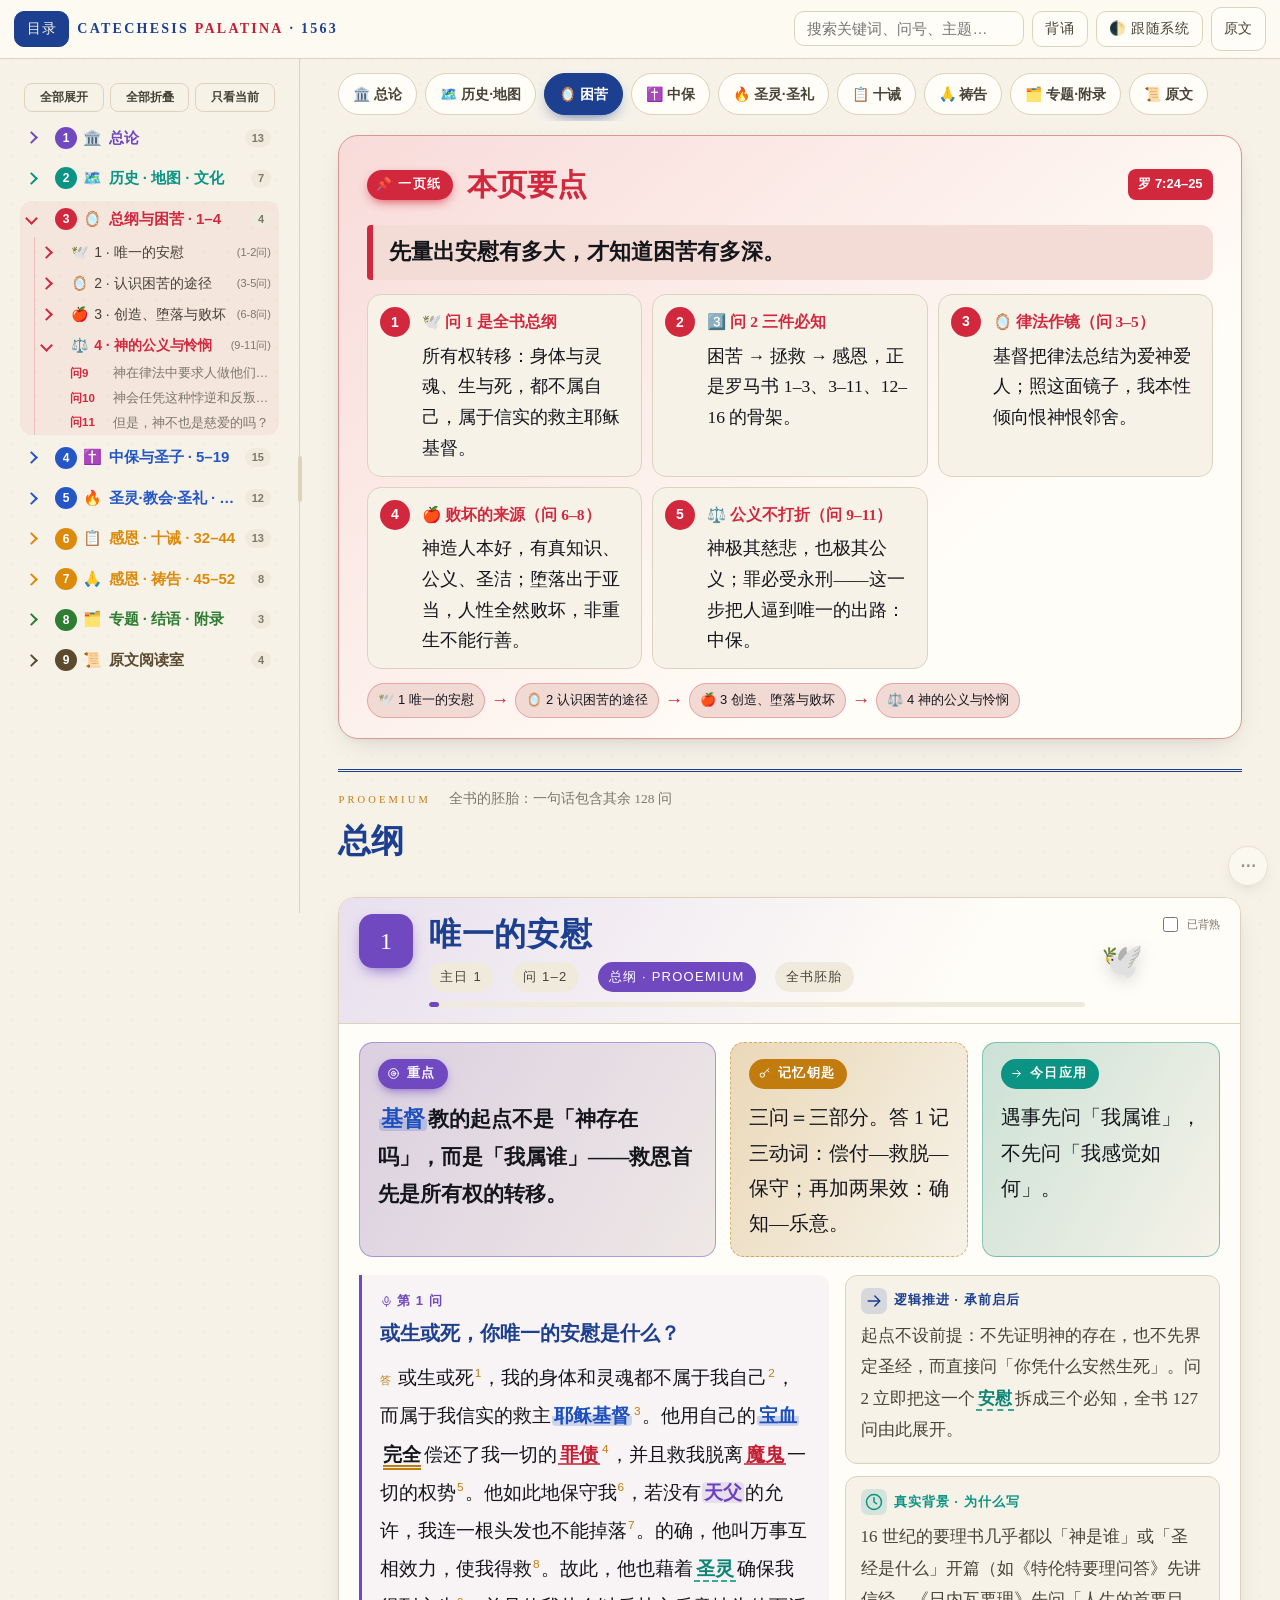
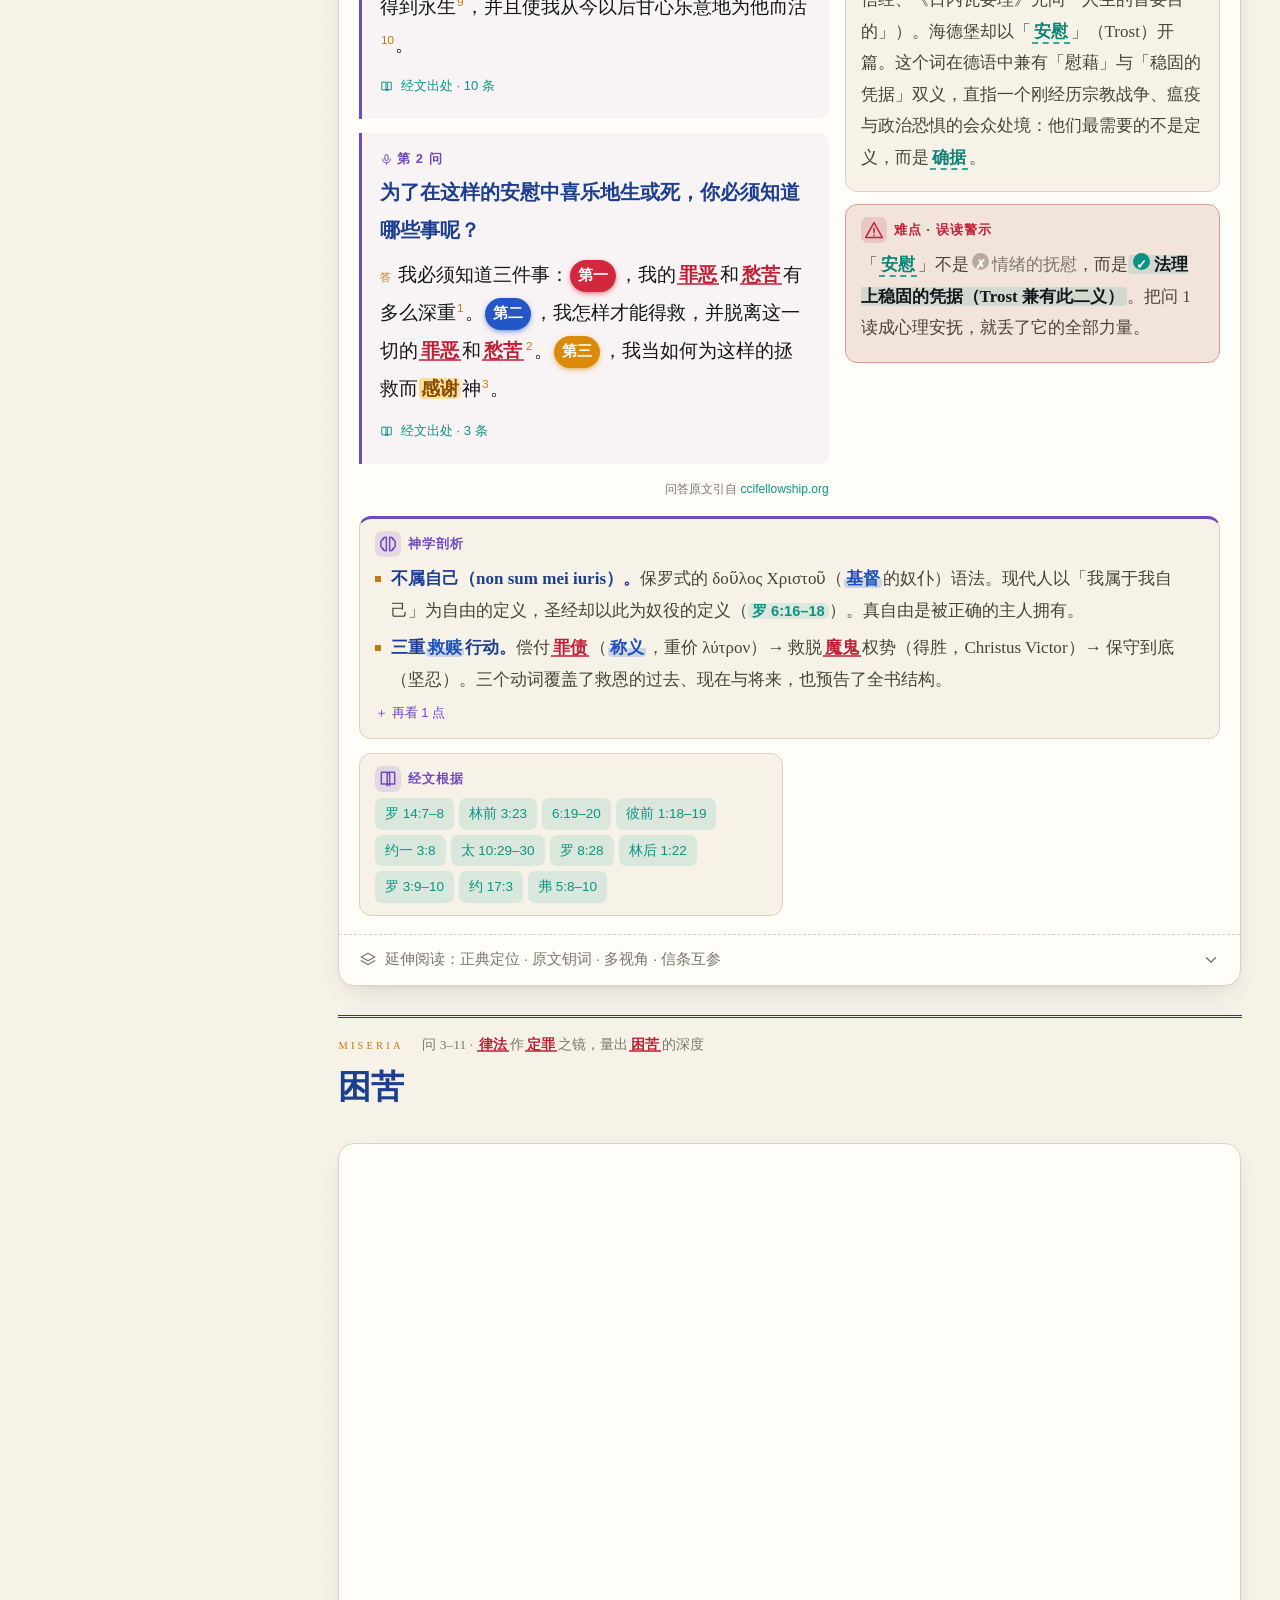
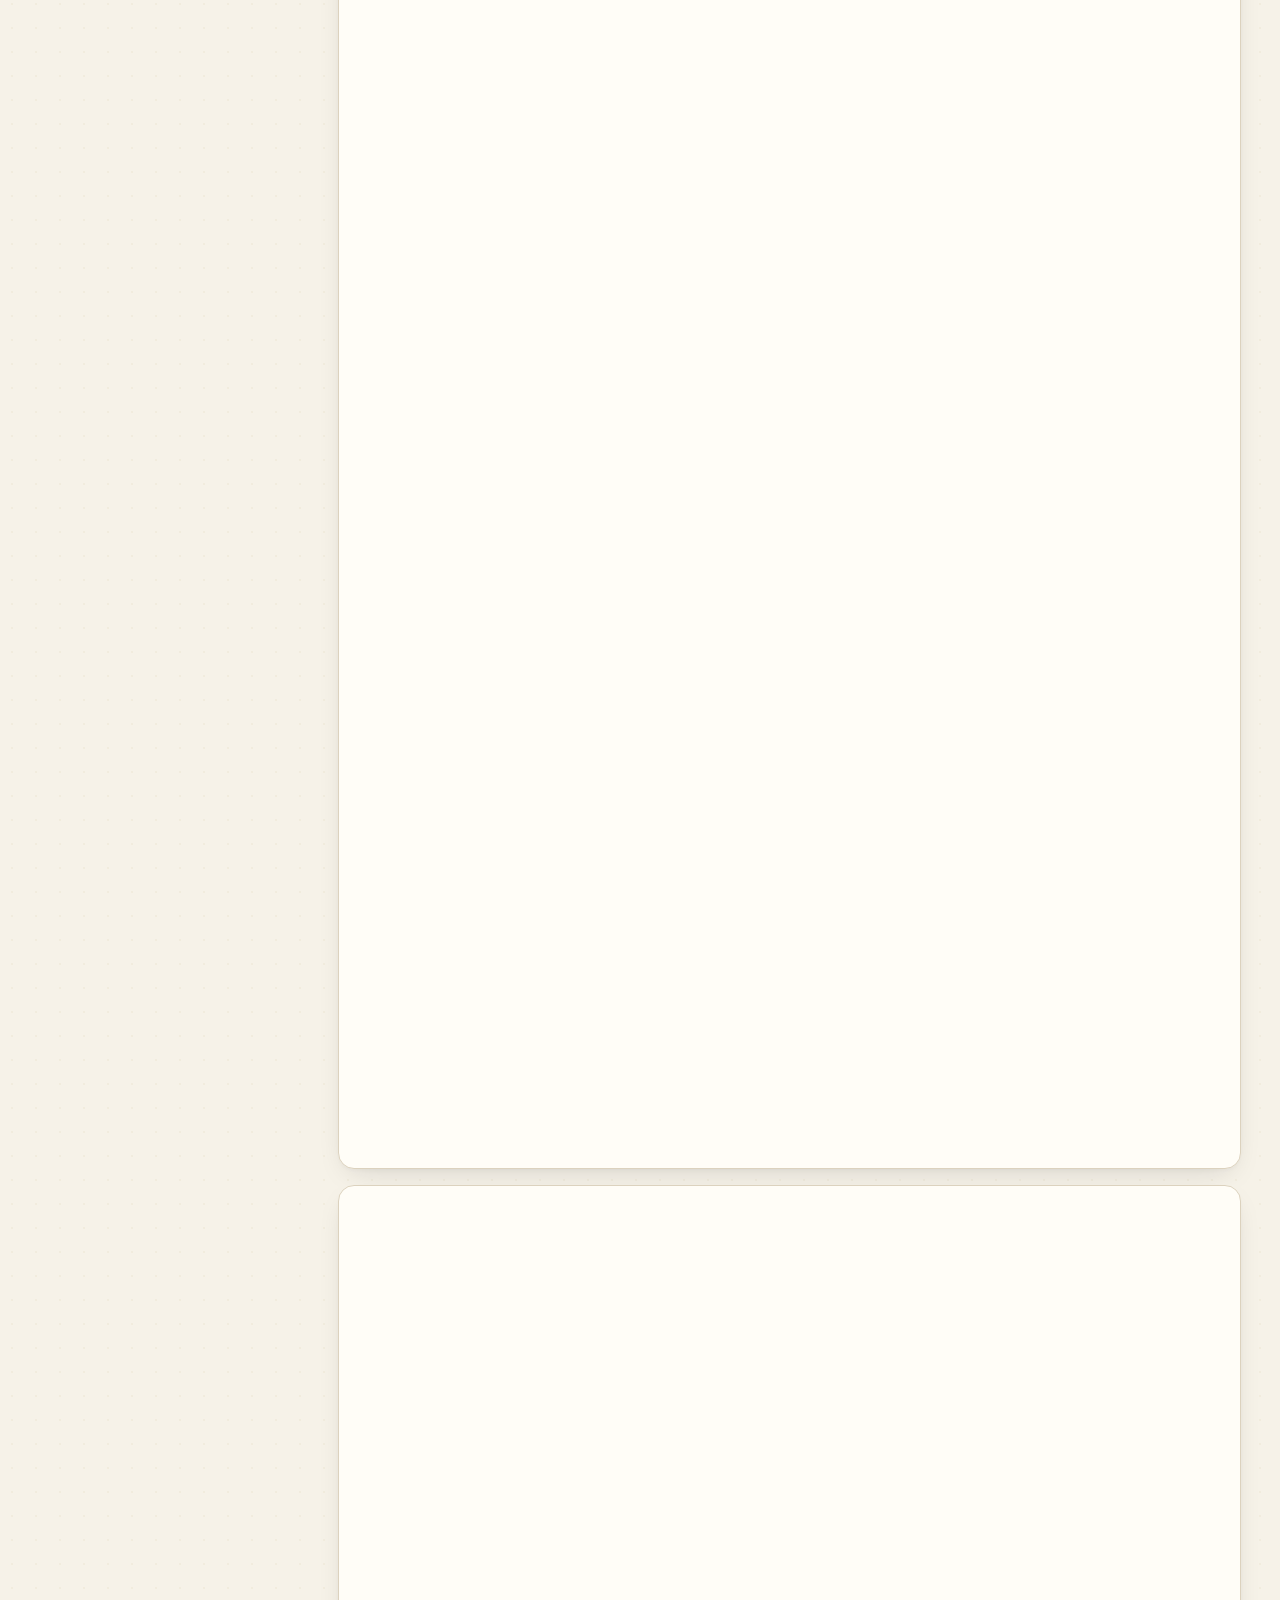
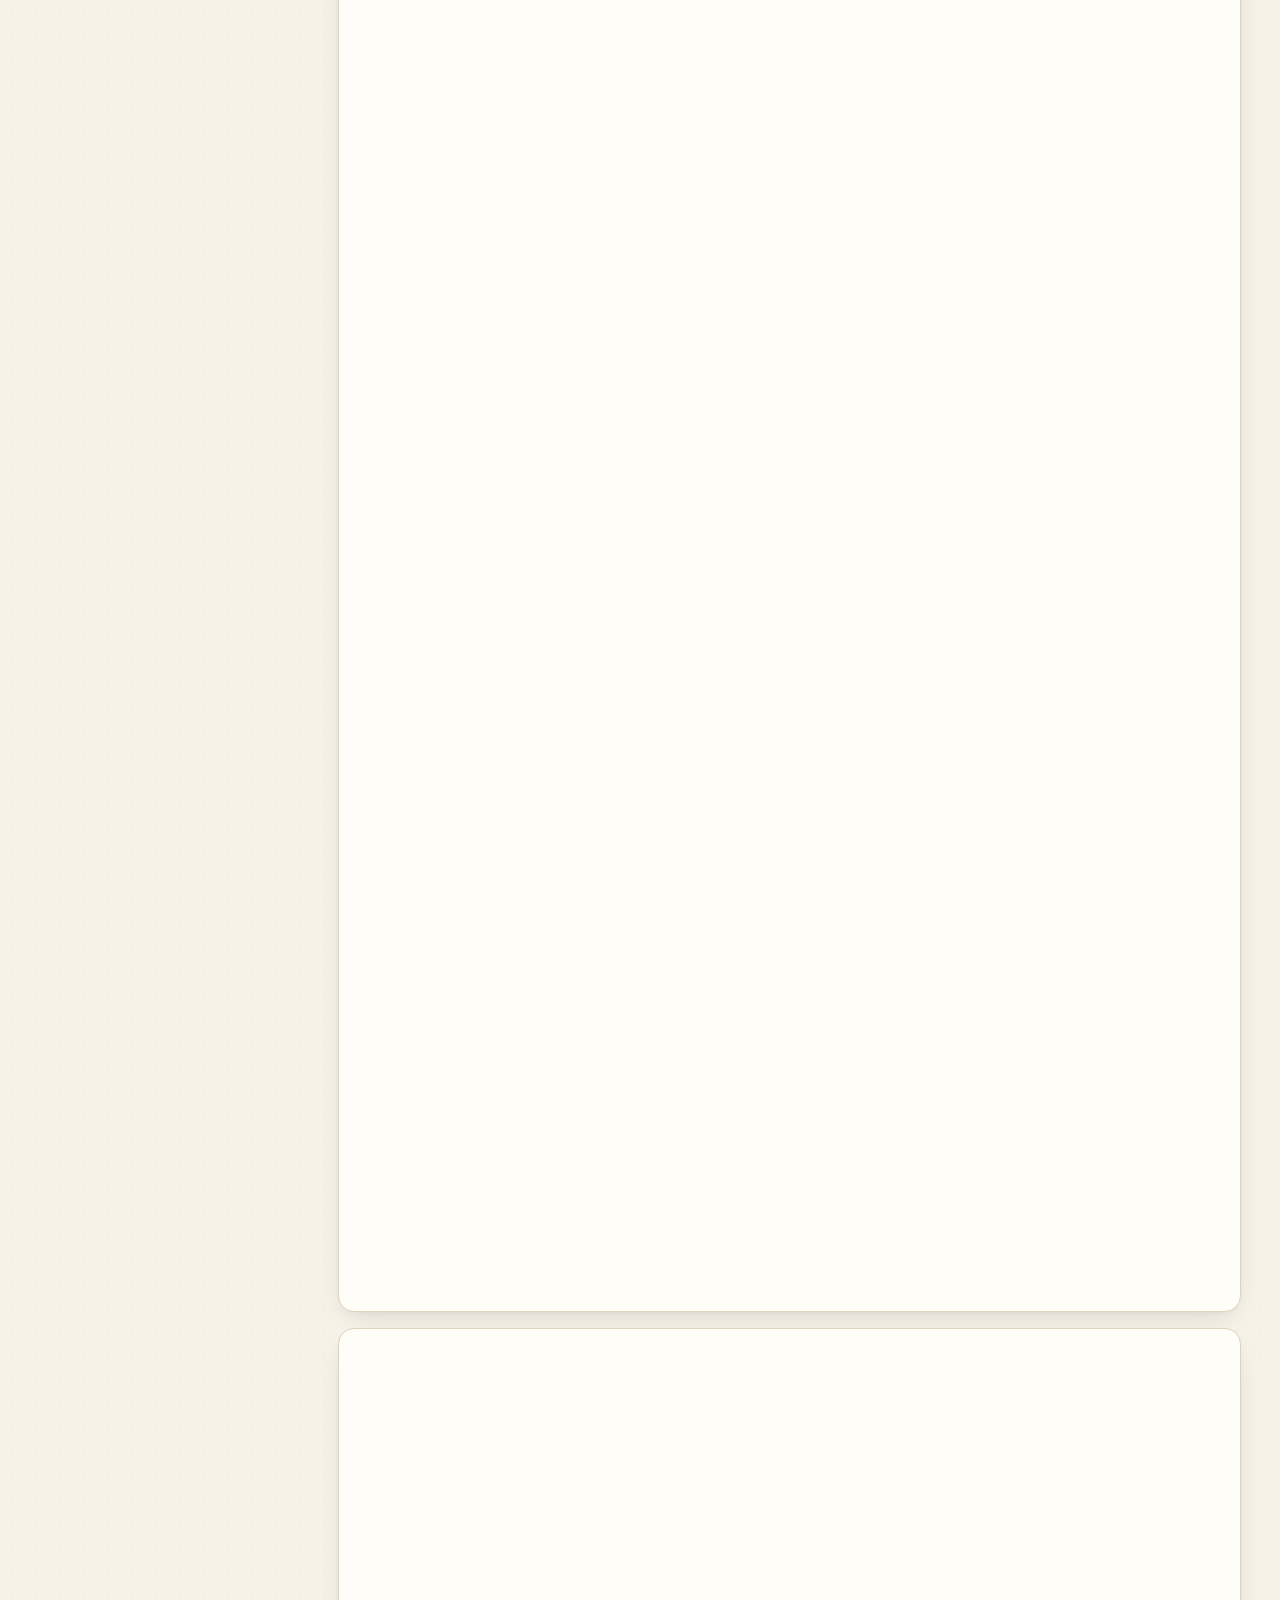
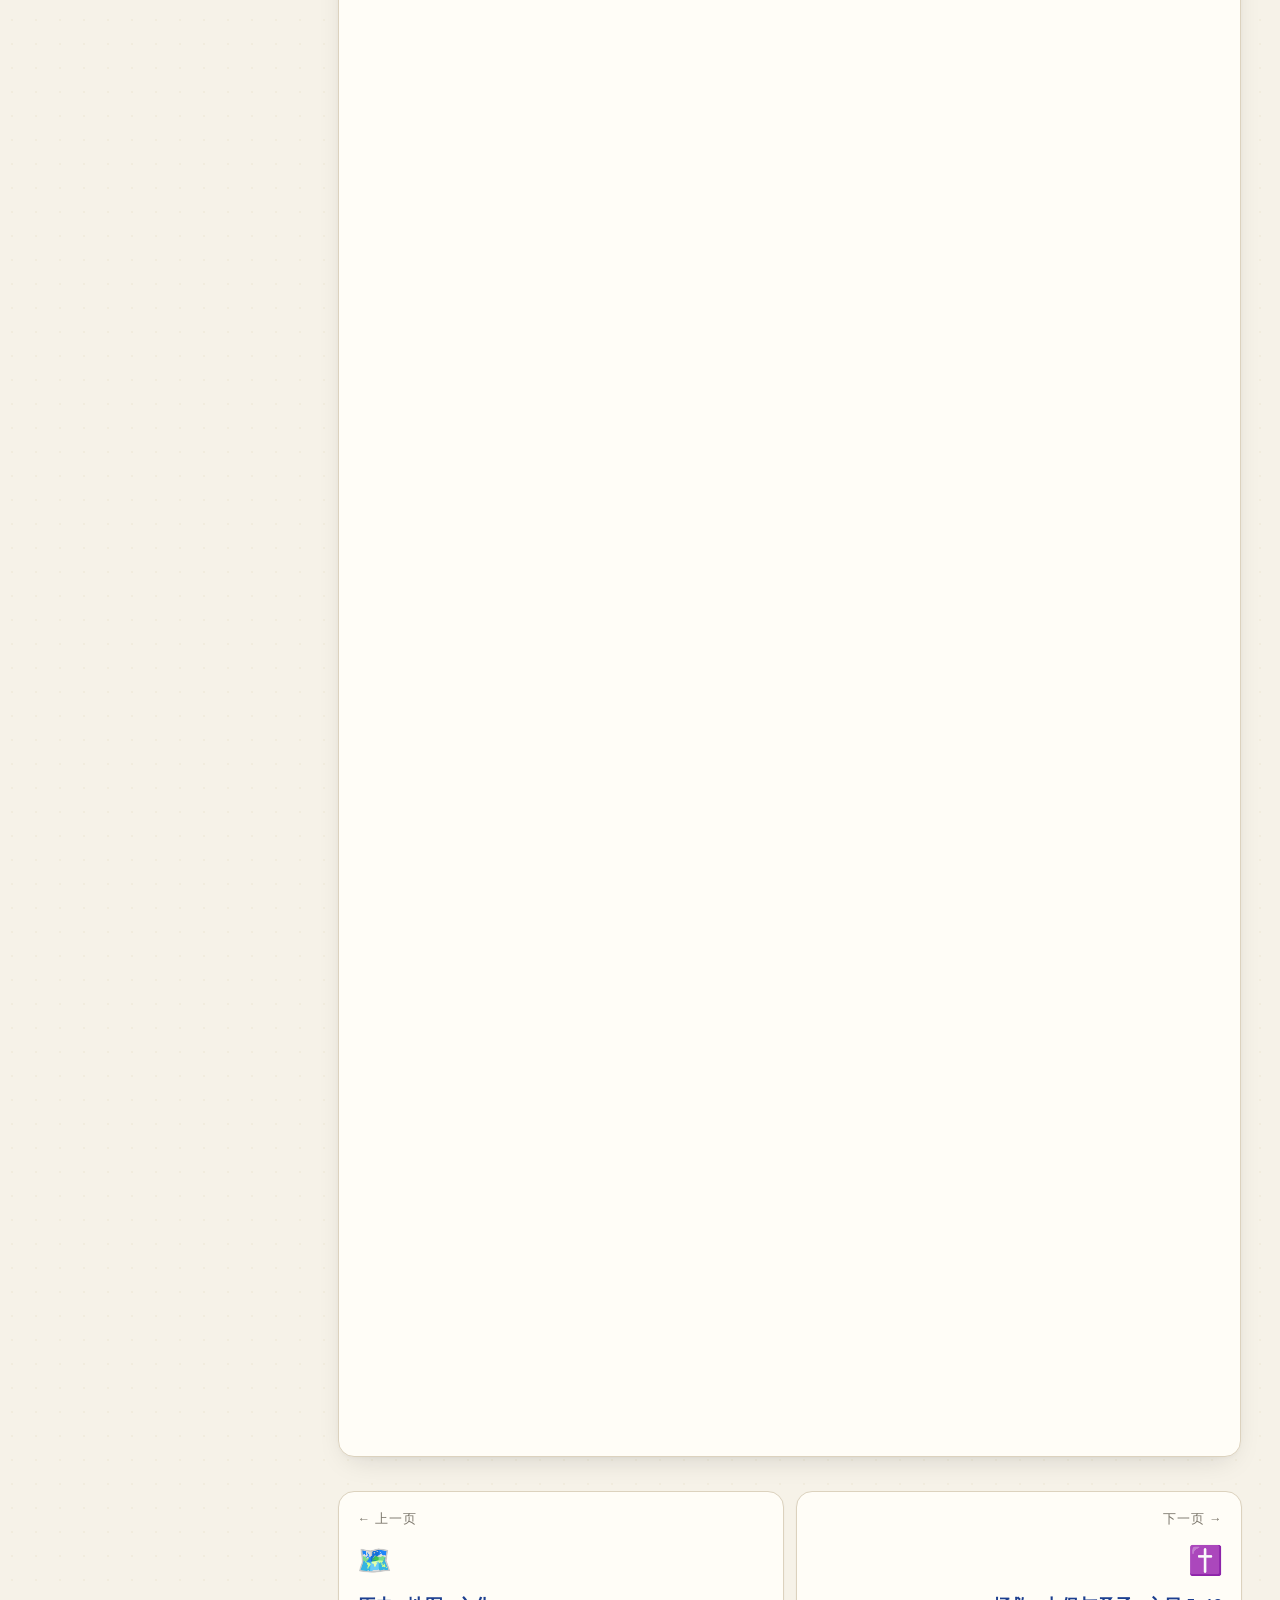
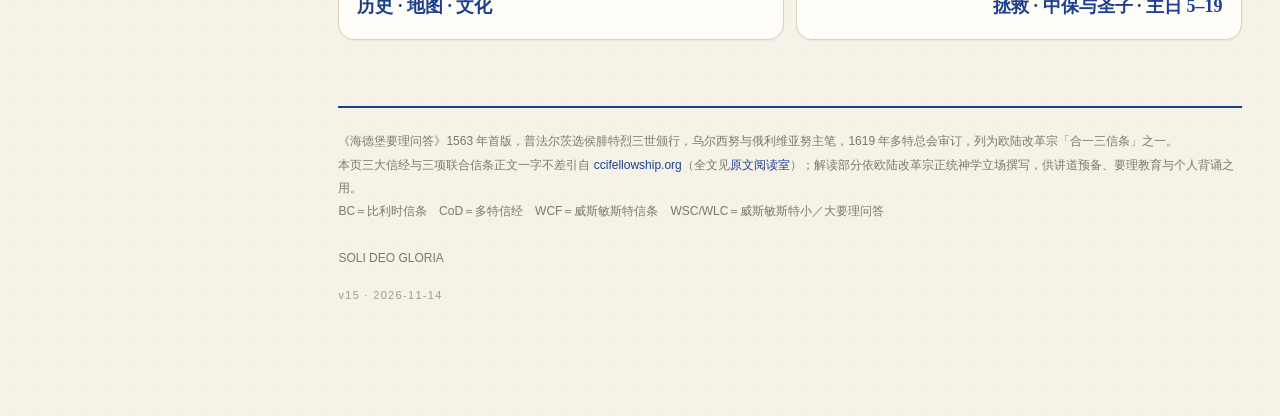
<file: p1-misery.html>
<!DOCTYPE html><html lang="zh-Hans"><head><meta charset="utf-8"><meta name="viewport" content="width=device-width,initial-scale=1,viewport-fit=cover"><meta name="theme-color" content="#1F3864"><title>总纲与困苦 · 主日 1–4 · 海德堡要理问答 52 主日</title><meta name="description" content="海德堡要理问答 129 问 52 主日全景解读：时间线、救赎史故事线、圣经神学、圣约神学、三大普世信经与三项联合信条、地图、思维导图、流程图与背诵系统。"><link rel="icon" href="data:image/svg+xml,%3Csvg xmlns=%27http://www.w3.org/2000/svg%27 viewBox=%270 0 32 32%27%3E%3Crect width=%2732%27 height=%2732%27 fill=%27%231F3864%27/%3E%3Ctext x=%2716%27 y=%2723%27 font-size=%2720%27 text-anchor=%27middle%27 fill=%27%23F6F2E8%27%3EH%3C/text%3E%3C/svg%3E"><script>if("IntersectionObserver" in window)document.documentElement.classList.add("io")</script><link rel="stylesheet" href="assets/site.css"><script type="speculationrules">{"prerender": [{"where": {"href_matches": "/*"}, "eagerness": "moderate"}], "prefetch": [{"urls": ["index.html", "history.html", "p2-christ.html", "p3-spirit.html", "p4-law.html", "p5-prayer.html", "topics.html", "texts.html"], "eagerness": "eager"}]}</script></head><body><svg width="0" height="0" style="position:absolute" aria-hidden="true"><symbol id="i-book" viewBox="0 0 24 24" fill="none" stroke="currentColor" stroke-width="1.8" stroke-linecap="round" stroke-linejoin="round"><path d="M4 4h7a3 3 0 0 1 3 3v13a2 2 0 0 0-2-2H4z"/><path d="M20 4h-6a3 3 0 0 0-3 3v13a2 2 0 0 1 2-2h7z"/></symbol><symbol id="i-cross" viewBox="0 0 24 24" fill="none" stroke="currentColor" stroke-width="1.8" stroke-linecap="round" stroke-linejoin="round"><path d="M12 2v20M5 8h14"/></symbol><symbol id="i-core" viewBox="0 0 24 24" fill="none" stroke="currentColor" stroke-width="1.8" stroke-linecap="round" stroke-linejoin="round"><circle cx="12" cy="12" r="9"/><circle cx="12" cy="12" r="4"/><circle cx="12" cy="12" r="1" fill="currentColor"/></symbol><symbol id="i-flow" viewBox="0 0 24 24" fill="none" stroke="currentColor" stroke-width="1.8" stroke-linecap="round" stroke-linejoin="round"><path d="M5 12h14M13 6l6 6-6 6"/></symbol><symbol id="i-scroll" viewBox="0 0 24 24" fill="none" stroke="currentColor" stroke-width="1.8" stroke-linecap="round" stroke-linejoin="round"><path d="M8 3h11v15a3 3 0 0 1-3 3H6a3 3 0 0 1-3-3V6h5"/><path d="M8 3v13"/></symbol><symbol id="i-lang" viewBox="0 0 24 24" fill="none" stroke="currentColor" stroke-width="1.8" stroke-linecap="round" stroke-linejoin="round"><path d="M4 5h9M8.5 3v2M6 5c1 4 4 7 7 8M11 5c-1 4-4 7-7 8"/><path d="M14 21l4-9 4 9M15.5 18h5"/></symbol><symbol id="i-globe" viewBox="0 0 24 24" fill="none" stroke="currentColor" stroke-width="1.8" stroke-linecap="round" stroke-linejoin="round"><circle cx="12" cy="12" r="9"/><path d="M3 12h18M12 3a14 14 0 0 1 0 18M12 3a14 14 0 0 0 0 18"/></symbol><symbol id="i-brain" viewBox="0 0 24 24" fill="none" stroke="currentColor" stroke-width="1.8" stroke-linecap="round" stroke-linejoin="round"><path d="M9 4a3 3 0 0 0-3 3 3 3 0 0 0-2 5 3 3 0 0 0 2 5 3 3 0 0 0 3 3h1V4z"/><path d="M15 4a3 3 0 0 1 3 3 3 3 0 0 1 2 5 3 3 0 0 1-2 5 3 3 0 0 1-3 3h-1V4z"/></symbol><symbol id="i-arc" viewBox="0 0 24 24" fill="none" stroke="currentColor" stroke-width="1.8" stroke-linecap="round" stroke-linejoin="round"><path d="M3 18c4-12 14-12 18 0"/><circle cx="3" cy="18" r="1.5"/><circle cx="21" cy="18" r="1.5"/></symbol><symbol id="i-eye" viewBox="0 0 24 24" fill="none" stroke="currentColor" stroke-width="1.8" stroke-linecap="round" stroke-linejoin="round"><path d="M2 12s4-7 10-7 10 7 10 7-4 7-10 7S2 12 2 12z"/><circle cx="12" cy="12" r="3"/></symbol><symbol id="i-link" viewBox="0 0 24 24" fill="none" stroke="currentColor" stroke-width="1.8" stroke-linecap="round" stroke-linejoin="round"><path d="M10 14a4 4 0 0 0 6 0l3-3a4 4 0 0 0-6-6l-1 1"/><path d="M14 10a4 4 0 0 0-6 0l-3 3a4 4 0 0 0 6 6l1-1"/></symbol><symbol id="i-alert" viewBox="0 0 24 24" fill="none" stroke="currentColor" stroke-width="1.8" stroke-linecap="round" stroke-linejoin="round"><path d="M12 3l10 18H2z"/><path d="M12 10v5M12 18v.5"/></symbol><symbol id="i-key" viewBox="0 0 24 24" fill="none" stroke="currentColor" stroke-width="1.8" stroke-linecap="round" stroke-linejoin="round"><circle cx="8" cy="15" r="4"/><path d="M11 12l9-9M17 6l3 3"/></symbol><symbol id="i-map" viewBox="0 0 24 24" fill="none" stroke="currentColor" stroke-width="1.8" stroke-linecap="round" stroke-linejoin="round"><path d="M12 21s-7-6-7-12a7 7 0 0 1 14 0c0 6-7 12-7 12z"/><circle cx="12" cy="9" r="2.5"/></symbol><symbol id="i-clock" viewBox="0 0 24 24" fill="none" stroke="currentColor" stroke-width="1.8" stroke-linecap="round" stroke-linejoin="round"><circle cx="12" cy="12" r="9"/><path d="M12 7v5l3 2"/></symbol><symbol id="i-mic" viewBox="0 0 24 24" fill="none" stroke="currentColor" stroke-width="1.8" stroke-linecap="round" stroke-linejoin="round"><rect x="9" y="3" width="6" height="11" rx="3"/><path d="M5 11a7 7 0 0 0 14 0M12 18v3"/></symbol><symbol id="i-layers" viewBox="0 0 24 24" fill="none" stroke="currentColor" stroke-width="1.8" stroke-linecap="round" stroke-linejoin="round"><path d="M12 3l9 5-9 5-9-5z"/><path d="M3 13l9 5 9-5"/></symbol><symbol id="i-chev" viewBox="0 0 24 24" fill="none" stroke="currentColor" stroke-width="1.8" stroke-linecap="round" stroke-linejoin="round"><path d="M6 9l6 6 6-6"/></symbol></svg><div id="prog"></div><div class="topbar"><div class="tb"><button class="btn on" id="tocBtn" title="显示／隐藏目录">目录</button><div class="brand">CATECHESIS <b>PALATINA</b> · 1563</div><div class="sp"></div><div class="tbs"><input id="q" type="search" placeholder="搜索关键词、问号、主题…" aria-label="搜索"></div><button class="btn" id="drillBtn" title="遮盖答案，点按逐问自测">背诵</button><button class="btn" id="themeBtn" title="明／暗／跟随系统">主题</button><a class="btn" href="texts.html" title="信经与信条全文（ccifellowship.org 原文）">原文</a></div></div><div class="scrim"></div><div class="shell"><nav class="side"><div class="toc toc3" id="toc3"><div class="t1" style="--tc:var(--prologue)" data-f="index.html"><div class="th1"><button class="tg" type="button" aria-label="展开/折叠"></button><a class="l1" href="index.html#intro-why"><span class="n1">1</span><span class="emo">🏛️</span><span class="t">总论</span><span class="qr">13</span></a></div><div class="tb1"><div class="t2"><div class="th2"><i class="tgx"></i><a class="l2" href="index.html#intro-why" title="为什么会有这本要理问答"><span class="emo">🏰</span><span class="t">为什么会有这本要理问答</span></a></div></div><div class="t2"><div class="th2"><i class="tgx"></i><a class="l2" href="index.html#intro-frame" title="跳出框架看骨架：三重结构与三重回环"><span class="emo">🧭</span><span class="t">跳出框架看骨架：三重结构与三重回环</span></a></div></div><div class="t2"><div class="th2"><i class="tgx"></i><a class="l2" href="index.html#intro-canon" title="从整本圣经看：正典弧线上的海德堡"><span class="emo">📜</span><span class="t">从整本圣经看：正典弧线上的海德堡</span></a></div></div><div class="t2"><div class="th2"><i class="tgx"></i><a class="l2" href="index.html#bt-canon" title="圣经神学：不是证明经文，而是跟随故事"><span class="emo">📖</span><span class="t">圣经神学：不是证明经文，而是跟随故事</span></a></div></div><div class="t2"><div class="th2"><i class="tgx"></i><a class="l2" href="index.html#bt-cov" title="圣约神学：全书的语法"><span class="emo">🤝</span><span class="t">圣约神学：全书的语法</span></a></div></div><div class="t2"><div class="th2"><i class="tgx"></i><a class="l2" href="index.html#intro-compare" title="在信条家族中的位置：三大普世信经与三项联合信条"><span class="emo">🏛️</span><span class="t">在信条家族中的位置：三大普世信经与三项联合信条</span></a></div></div><div class="t2"><div class="th2"><i class="tgx"></i><a class="l2" href="index.html#creed-reader" title="信经背诵室：三大普世信经干净阅读版"><span class="emo">🎙️</span><span class="t">信经背诵室：三大普世信经干净阅读版</span></a></div></div><div class="t2"><div class="th2"><i class="tgx"></i><a class="l2" href="index.html#forms-cmp" title="三项联合信条深度对比：为什么需要三份"><span class="emo">⚖️</span><span class="t">三项联合信条深度对比：为什么需要三份</span></a></div></div><div class="t2"><div class="th2"><i class="tgx"></i><a class="l2" href="index.html#intro-method" title="释经进路：先宏观，后微观"><span class="emo">🔍</span><span class="t">释经进路：先宏观，后微观</span></a></div></div><div class="t2"><div class="th2"><i class="tgx"></i><a class="l2" href="index.html#intro-map" title="改革宗欧洲：海德堡在影响网络中的位置"><span class="emo">🗺️</span><span class="t">改革宗欧洲：海德堡在影响网络中的位置</span></a></div></div><div class="t2"><div class="th2"><i class="tgx"></i><a class="l2" href="index.html#intro-text" title="文本、版本与要理讲道传统"><span class="emo">🖋️</span><span class="t">文本、版本与要理讲道传统</span></a></div></div><div class="t2"><div class="th2"><i class="tgx"></i><a class="l2" href="index.html#compass" title="思维导图与 52 主日罗盘"><span class="emo">🧠</span><span class="t">思维导图与 52 主日罗盘</span></a></div></div><div class="t2"><div class="th2"><i class="tgx"></i><a class="l2" href="index.html#flash" title="52 主日闪卡速记"><span class="emo">🃏</span><span class="t">52 主日闪卡速记</span></a></div></div></div></div><div class="t1" style="--tc:var(--teal)" data-f="history.html"><div class="th1"><button class="tg" type="button" aria-label="展开/折叠"></button><a class="l1" href="history.html#hist-intro"><span class="n1">2</span><span class="emo">🗺️</span><span class="t">历史 · 地图 · 文化</span><span class="qr">7</span></a></div><div class="tb1"><div class="t2"><div class="th2"><i class="tgx"></i><a class="l2" href="history.html#hist-intro" title="历史 · 地图 · 文化：一部要理问答诞生的现场"><span class="emo"></span><span class="t">历史 · 地图 · 文化：一部要理问答诞生的现场</span></a></div></div><div class="t2"><div class="th2"><i class="tgx"></i><a class="l2" href="history.html#hist-scene" title="情景图：1563 年的海德堡"><span class="emo"></span><span class="t">情景图：1563 年的海德堡</span></a></div></div><div class="t2"><div class="th2"><i class="tgx"></i><a class="l2" href="history.html#hist-sunday" title="讲解图：要理问答怎样「用」——一个主日下午"><span class="emo"></span><span class="t">讲解图：要理问答怎样「用」——一个主日下午</span></a></div></div><div class="t2"><div class="th2"><i class="tgx"></i><a class="l2" href="history.html#hist-map" title="互动时间线 × 真实地图"><span class="emo"></span><span class="t">互动时间线 × 真实地图</span></a></div></div><div class="t2"><div class="th2"><i class="tgx"></i><a class="l2" href="history.html#hist-rhine" title="示意图：莱茵走廊——思想顺流北上"><span class="emo"></span><span class="t">示意图：莱茵走廊——思想顺流北上</span></a></div></div><div class="t2"><div class="th2"><i class="tgx"></i><a class="l2" href="history.html#hist-world" title="从一座城到五大洲：传播地图"><span class="emo"></span><span class="t">从一座城到五大洲：传播地图</span></a></div></div><div class="t2"><div class="th2"><i class="tgx"></i><a class="l2" href="history.html#hist-culture" title="文化区域对照：同一场改革，四种面貌"><span class="emo"></span><span class="t">文化区域对照：同一场改革，四种面貌</span></a></div></div></div></div><div class="t1 open" style="--tc:var(--misery)" data-f="p1-misery.html"><div class="th1"><button class="tg" type="button" aria-label="展开/折叠"></button><a class="l1" href="#ld1"><span class="n1">3</span><span class="emo">🪞</span><span class="t">总纲与困苦 · 1–4</span><span class="qr">4</span></a></div><div class="tb1"><div class="t2 has"><div class="th2"><button class="tg" type="button" aria-label="展开/折叠"></button><a class="l2" href="#ld1" data-n="1" title="1 · 唯一的安慰"><span class="emo">🕊️</span><span class="t">1 · 唯一的安慰</span><span class="qr">(1-2问)</span></a></div><div class="tb2"><a class="l3" href="#q1" title="问1 或生或死，你唯一的安慰是什么？"><span class="no3">问1</span><span class="t">或生或死，你唯一的安慰是什么？</span></a><a class="l3" href="#q2" title="问2 为了在这样的安慰中喜乐地生或死，你必须知道哪些事呢？"><span class="no3">问2</span><span class="t">为了在这样的安慰中喜乐地生或死，你必须知道哪些事呢？</span></a></div></div><div class="t2 has"><div class="th2"><button class="tg" type="button" aria-label="展开/折叠"></button><a class="l2" href="#ld2" data-n="2" title="2 · 认识困苦的途径"><span class="emo">🪞</span><span class="t">2 · 认识困苦的途径</span><span class="qr">(3-5问)</span></a></div><div class="tb2"><a class="l3" href="#q3" title="问3 你从何处得知你的罪恶和愁苦呢？"><span class="no3">问3</span><span class="t">你从何处得知你的罪恶和愁苦呢？</span></a><a class="l3" href="#q4" title="问4 神的律法对我们有什么要求呢？"><span class="no3">问4</span><span class="t">神的律法对我们有什么要求呢？</span></a><a class="l3" href="#q5" title="问5 你能完全遵守这些诫命吗？"><span class="no3">问5</span><span class="t">你能完全遵守这些诫命吗？</span></a></div></div><div class="t2 has"><div class="th2"><button class="tg" type="button" aria-label="展开/折叠"></button><a class="l2" href="#ld3" data-n="3" title="3 · 创造、堕落与败坏"><span class="emo">🍎</span><span class="t">3 · 创造、堕落与败坏</span><span class="qr">(6-8问)</span></a></div><div class="tb2"><a class="l3" href="#q6" title="问6 神原本就把人造得如此邪恶和悖逆吗？"><span class="no3">问6</span><span class="t">神原本就把人造得如此邪恶和悖逆吗？</span></a><a class="l3" href="#q7" title="问7 那么，败坏的人性从何而来呢？"><span class="no3">问7</span><span class="t">那么，败坏的人性从何而来呢？</span></a><a class="l3" href="#q8" title="问8 我们是否如此败坏，以致完全没有能力行任何的善，反倒倾向于诸般的恶呢？"><span class="no3">问8</span><span class="t">我们是否如此败坏，以致完全没有能力行任何的善，反倒倾向于诸般的恶呢？</span></a></div></div><div class="t2 has"><div class="th2"><button class="tg" type="button" aria-label="展开/折叠"></button><a class="l2" href="#ld4" data-n="4" title="4 · 神的公义与怜悯"><span class="emo">⚖️</span><span class="t">4 · 神的公义与怜悯</span><span class="qr">(9-11问)</span></a></div><div class="tb2"><a class="l3" href="#q9" title="问9 神在律法中要求人做他们所做不到的事，这岂不是不公平吗？"><span class="no3">问9</span><span class="t">神在律法中要求人做他们所做不到的事，这岂不是不公平吗？</span></a><a class="l3" href="#q10" title="问10 神会任凭这种悖逆和反叛不受惩罚吗?"><span class="no3">问10</span><span class="t">神会任凭这种悖逆和反叛不受惩罚吗?</span></a><a class="l3" href="#q11" title="问11 但是，神不也是慈爱的吗？"><span class="no3">问11</span><span class="t">但是，神不也是慈爱的吗？</span></a></div></div></div></div><div class="t1" style="--tc:var(--deliver)" data-f="p2-christ.html"><div class="th1"><button class="tg" type="button" aria-label="展开/折叠"></button><a class="l1" href="p2-christ.html#ld5"><span class="n1">4</span><span class="emo">✝️</span><span class="t">中保与圣子 · 5–19</span><span class="qr">15</span></a></div><div class="tb1"><div class="t2 has"><div class="th2"><button class="tg" type="button" aria-label="展开/折叠"></button><a class="l2" href="p2-christ.html#ld5" data-n="5" title="5 · 中保的必要与资格"><span class="emo">🌉</span><span class="t">5 · 中保的必要与资格</span><span class="qr">(12-15问)</span></a></div><div class="tb2"><a class="l3" href="p2-christ.html#q12" title="问12 既然按照神公义的审判，我们都当受到今生及永世的刑罚，那么我们怎样才能逃脱这刑罚，并再次蒙神恩宠呢？"><span class="no3">问12</span><span class="t">既然按照神公义的审判，我们都当受到今生及永世的刑罚，那么我们怎样才能逃脱这刑罚，并再次蒙神恩宠呢？</span></a><a class="l3" href="p2-christ.html#q13" title="问13 我们自己能够偿还这罪债吗？"><span class="no3">问13</span><span class="t">我们自己能够偿还这罪债吗？</span></a><a class="l3" href="p2-christ.html#q14" title="问14 有没有其他受造物能替我们赎罪呢？"><span class="no3">问14</span><span class="t">有没有其他受造物能替我们赎罪呢？</span></a><a class="l3" href="p2-christ.html#q15" title="问15 那么，人必须寻求一位怎样的中保和救赎者呢？"><span class="no3">问15</span><span class="t">那么，人必须寻求一位怎样的中保和救赎者呢？</span></a></div></div><div class="t2 has"><div class="th2"><button class="tg" type="button" aria-label="展开/折叠"></button><a class="l2" href="p2-christ.html#ld6" data-n="6" title="6 · 这中保是谁"><span class="emo">👑</span><span class="t">6 · 这中保是谁</span><span class="qr">(16-19问)</span></a></div><div class="tb2"><a class="l3" href="p2-christ.html#q16" title="问16 为什么他必须是真人，且是无罪的人？"><span class="no3">问16</span><span class="t">为什么他必须是真人，且是无罪的人？</span></a><a class="l3" href="p2-christ.html#q17" title="问17 为什么他必须同时是真神呢？"><span class="no3">问17</span><span class="t">为什么他必须同时是真神呢？</span></a><a class="l3" href="p2-christ.html#q18" title="问18 那么，谁是那位中保，既是真神，同时又是真实而无罪的人呢？"><span class="no3">问18</span><span class="t">那么，谁是那位中保，既是真神，同时又是真实而无罪的人呢？</span></a><a class="l3" href="p2-christ.html#q19" title="问19 你从哪里得知这事呢？"><span class="no3">问19</span><span class="t">你从哪里得知这事呢？</span></a></div></div><div class="t2 has"><div class="th2"><button class="tg" type="button" aria-label="展开/折叠"></button><a class="l2" href="p2-christ.html#ld7" data-n="7" title="7 · 真信心与使徒信经"><span class="emo">🔑</span><span class="t">7 · 真信心与使徒信经</span><span class="qr">(20-23问)</span></a></div><div class="tb2"><a class="l3" href="p2-christ.html#q20" title="问20 因着亚当，众人都灭亡了。那么是否藉着基督，众人都得救了呢？"><span class="no3">问20</span><span class="t">因着亚当，众人都灭亡了。那么是否藉着基督，众人都得救了呢？</span></a><a class="l3" href="p2-christ.html#q21" title="问21 什么是真信心？"><span class="no3">问21</span><span class="t">什么是真信心？</span></a><a class="l3" href="p2-christ.html#q22" title="问22 那么，基督徒必须相信什么？"><span class="no3">问22</span><span class="t">那么，基督徒必须相信什么？</span></a><a class="l3" href="p2-christ.html#q23" title="问23 这一信经包括哪些内容？"><span class="no3">问23</span><span class="t">这一信经包括哪些内容？</span></a></div></div><div class="t2 has"><div class="th2"><button class="tg" type="button" aria-label="展开/折叠"></button><a class="l2" href="p2-christ.html#ld8" data-n="8" title="8 · 三位一体"><span class="emo">🔺</span><span class="t">8 · 三位一体</span><span class="qr">(24-25问)</span></a></div><div class="tb2"><a class="l3" href="p2-christ.html#q24" title="问24 这一信经是怎样划分的呢？"><span class="no3">问24</span><span class="t">这一信经是怎样划分的呢？</span></a><a class="l3" href="p2-christ.html#q25" title="问25 既然神只有一位1，那么你为什么说有三位，即圣父、圣子和圣灵呢？"><span class="no3">问25</span><span class="t">既然神只有一位1，那么你为什么说有三位，即圣父、圣子和圣灵呢？</span></a></div></div><div class="t2 has"><div class="th2"><button class="tg" type="button" aria-label="展开/折叠"></button><a class="l2" href="p2-christ.html#ld9" data-n="9" title="9 · 圣父与创造"><span class="emo">🌍</span><span class="t">9 · 圣父与创造</span><span class="qr">(26问)</span></a></div><div class="tb2"><a class="l3" href="p2-christ.html#q26" title="问26 当你宣告“我信神，全能的父，创造天地的主”时，你相信什么？"><span class="no3">问26</span><span class="t">当你宣告“我信神，全能的父，创造天地的主”时，你相信什么？</span></a></div></div><div class="t2 has"><div class="th2"><button class="tg" type="button" aria-label="展开/折叠"></button><a class="l2" href="p2-christ.html#ld10" data-n="10" title="10 · 神的护理"><span class="emo">🌧️</span><span class="t">10 · 神的护理</span><span class="qr">(27-28问)</span></a></div><div class="tb2"><a class="l3" href="p2-christ.html#q27" title="问27 你如何理解“神的护理”？"><span class="no3">问27</span><span class="t">你如何理解“神的护理”？</span></a><a class="l3" href="p2-christ.html#q28" title="问28 知道神创造万有并且仍护理、托住万有对我们有何益处呢？"><span class="no3">问28</span><span class="t">知道神创造万有并且仍护理、托住万有对我们有何益处呢？</span></a></div></div><div class="t2 has"><div class="th2"><button class="tg" type="button" aria-label="展开/折叠"></button><a class="l2" href="p2-christ.html#ld11" data-n="11" title="11 · 耶稣这名"><span class="emo">✝️</span><span class="t">11 · 耶稣这名</span><span class="qr">(29-30问)</span></a></div><div class="tb2"><a class="l3" href="p2-christ.html#q29" title="问29 为什么神的儿子被称为“耶稣”，即救主呢？"><span class="no3">问29</span><span class="t">为什么神的儿子被称为“耶稣”，即救主呢？</span></a><a class="l3" href="p2-christ.html#q30" title="问30 那些从圣徒身上、从自身或从别处寻找拯救或福乐的人，也信独一的救主耶稣吗？"><span class="no3">问30</span><span class="t">那些从圣徒身上、从自身或从别处寻找拯救或福乐的人，也信独一的救主耶稣吗？</span></a></div></div><div class="t2 has"><div class="th2"><button class="tg" type="button" aria-label="展开/折叠"></button><a class="l2" href="p2-christ.html#ld12" data-n="12" title="12 · 基督三职与信徒的受膏"><span class="emo">🫒</span><span class="t">12 · 基督三职与信徒的受膏</span><span class="qr">(31-32问)</span></a></div><div class="tb2"><a class="l3" href="p2-christ.html#q31" title="问31 为什么称他为“基督”，即受膏者呢？"><span class="no3">问31</span><span class="t">为什么称他为“基督”，即受膏者呢？</span></a><a class="l3" href="p2-christ.html#q32" title="问32 为什么你被称为基督徒呢？"><span class="no3">问32</span><span class="t">为什么你被称为基督徒呢？</span></a></div></div><div class="t2 has"><div class="th2"><button class="tg" type="button" aria-label="展开/折叠"></button><a class="l2" href="p2-christ.html#ld13" data-n="13" title="13 · 独生子与我们的主"><span class="emo">👶</span><span class="t">13 · 独生子与我们的主</span><span class="qr">(33-34问)</span></a></div><div class="tb2"><a class="l3" href="p2-christ.html#q33" title="问33 既然我们也是神的儿女，为什么基督还被称为神的独生子呢？"><span class="no3">问33</span><span class="t">既然我们也是神的儿女，为什么基督还被称为神的独生子呢？</span></a><a class="l3" href="p2-christ.html#q34" title="问34 你为什么称他为“我们的主”呢？"><span class="no3">问34</span><span class="t">你为什么称他为“我们的主”呢？</span></a></div></div><div class="t2 has"><div class="th2"><button class="tg" type="button" aria-label="展开/折叠"></button><a class="l2" href="p2-christ.html#ld14" data-n="14" title="14 · 道成肉身"><span class="emo">🌟</span><span class="t">14 · 道成肉身</span><span class="qr">(35-36问)</span></a></div><div class="tb2"><a class="l3" href="p2-christ.html#q35" title="问35 你宣告说“因圣灵感孕，从童贞女马利亚所生”，这句话是什么意思？"><span class="no3">问35</span><span class="t">你宣告说“因圣灵感孕，从童贞女马利亚所生”，这句话是什么意思？</span></a><a class="l3" href="p2-christ.html#q36" title="问36 基督因圣灵感孕而生对你有什么益处呢？"><span class="no3">问36</span><span class="t">基督因圣灵感孕而生对你有什么益处呢？</span></a></div></div><div class="t2 has"><div class="th2"><button class="tg" type="button" aria-label="展开/折叠"></button><a class="l2" href="p2-christ.html#ld15" data-n="15" title="15 · 受苦、彼拉多与十字架"><span class="emo">🩸</span><span class="t">15 · 受苦、彼拉多与十字架</span><span class="qr">(37-39问)</span></a></div><div class="tb2"><a class="l3" href="p2-christ.html#q37" title="问37 你如何理解他“受难”？"><span class="no3">问37</span><span class="t">你如何理解他“受难”？</span></a><a class="l3" href="p2-christ.html#q38" title="问38 为什么基督在“本丢·彼拉多手下受难”？"><span class="no3">问38</span><span class="t">为什么基督在“本丢·彼拉多手下受难”？</span></a><a class="l3" href="p2-christ.html#q39" title="问39 基督被钉死在十字架上，而非以其他方式受死有什么特殊意义吗？"><span class="no3">问39</span><span class="t">基督被钉死在十字架上，而非以其他方式受死有什么特殊意义吗？</span></a></div></div><div class="t2 has"><div class="th2"><button class="tg" type="button" aria-label="展开/折叠"></button><a class="l2" href="p2-christ.html#ld16" data-n="16" title="16 · 死、埋葬与降在阴间"><span class="emo">⚰️</span><span class="t">16 · 死、埋葬与降在阴间</span><span class="qr">(40-44问)</span></a></div><div class="tb2"><a class="l3" href="p2-christ.html#q40" title="问40 基督为什么必须自己卑微， 以至于死呢？"><span class="no3">问40</span><span class="t">基督为什么必须自己卑微， 以至于死呢？</span></a><a class="l3" href="p2-christ.html#q41" title="问41 为什么耶稣要被“埋葬”呢？"><span class="no3">问41</span><span class="t">为什么耶稣要被“埋葬”呢？</span></a><a class="l3" href="p2-christ.html#q42" title="问42 既然基督已经为我们死了，为什么我们还必须死呢？"><span class="no3">问42</span><span class="t">既然基督已经为我们死了，为什么我们还必须死呢？</span></a><a class="l3" href="p2-christ.html#q43" title="问43 从基督在十字架上的献祭和受死，我们还得到了哪些益处呢？"><span class="no3">问43</span><span class="t">从基督在十字架上的献祭和受死，我们还得到了哪些益处呢？</span></a><a class="l3" href="p2-christ.html#q44" title="问44 为什么加上“降在阴间”这句话呢？"><span class="no3">问44</span><span class="t">为什么加上“降在阴间”这句话呢？</span></a></div></div><div class="t2 has"><div class="th2"><button class="tg" type="button" aria-label="展开/折叠"></button><a class="l2" href="p2-christ.html#ld17" data-n="17" title="17 · 复活"><span class="emo">🌅</span><span class="t">17 · 复活</span><span class="qr">(45问)</span></a></div><div class="tb2"><a class="l3" href="p2-christ.html#q45" title="问45 基督的复活使我们得到了哪些益处呢？"><span class="no3">问45</span><span class="t">基督的复活使我们得到了哪些益处呢？</span></a></div></div><div class="t2 has"><div class="th2"><button class="tg" type="button" aria-label="展开/折叠"></button><a class="l2" href="p2-christ.html#ld18" data-n="18" title="18 · 升天与「加尔文之外」"><span class="emo">☁️</span><span class="t">18 · 升天与「加尔文之外」</span><span class="qr">(46-49问)</span></a></div><div class="tb2"><a class="l3" href="p2-christ.html#q46" title="问46 你如何理解他“升天”？"><span class="no3">问46</span><span class="t">你如何理解他“升天”？</span></a><a class="l3" href="p2-christ.html#q47" title="问47 这样，基督岂不是没有照他所应许的，与我们同在直到世界的末了吗1？"><span class="no3">问47</span><span class="t">这样，基督岂不是没有照他所应许的，与我们同在直到世界的末了吗1？</span></a><a class="l3" href="p2-christ.html#q48" title="问48 但如果基督的神性所在之处不都有人性同在的话，他的神人二性岂不是彼此分离了吗？这岂不是说他的神人二性是彼此分开的吗？"><span class="no3">问48</span><span class="t">但如果基督的神性所在之处不都有人性同在的话，他的神人二性岂不是彼此分离了吗？这岂不是说他的神人二性是彼此分开的吗？</span></a><a class="l3" href="p2-christ.html#q49" title="问49 基督升天对我们有什么益处呢？"><span class="no3">问49</span><span class="t">基督升天对我们有什么益处呢？</span></a></div></div><div class="t2 has"><div class="th2"><button class="tg" type="button" aria-label="展开/折叠"></button><a class="l2" href="p2-christ.html#ld19" data-n="19" title="19 · 坐在右边与再来审判"><span class="emo">⚖️</span><span class="t">19 · 坐在右边与再来审判</span><span class="qr">(50-52问)</span></a></div><div class="tb2"><a class="l3" href="p2-christ.html#q50" title="问50 为什么加上“坐在全能父神的右边”呢？"><span class="no3">问50</span><span class="t">为什么加上“坐在全能父神的右边”呢？</span></a><a class="l3" href="p2-christ.html#q51" title="问51 我们从元首基督的这种荣耀中得到哪些益处呢？"><span class="no3">问51</span><span class="t">我们从元首基督的这种荣耀中得到哪些益处呢？</span></a><a class="l3" href="p2-christ.html#q52" title="问52 基督“将来必从那里降临，审判活人死人”，这对你有什么安慰呢？"><span class="no3">问52</span><span class="t">基督“将来必从那里降临，审判活人死人”，这对你有什么安慰呢？</span></a></div></div></div></div><div class="t1" style="--tc:var(--deliver)" data-f="p3-spirit.html"><div class="th1"><button class="tg" type="button" aria-label="展开/折叠"></button><a class="l1" href="p3-spirit.html#ld20"><span class="n1">5</span><span class="emo">🔥</span><span class="t">圣灵·教会·圣礼 · 20–31</span><span class="qr">12</span></a></div><div class="tb1"><div class="t2 has"><div class="th2"><button class="tg" type="button" aria-label="展开/折叠"></button><a class="l2" href="p3-spirit.html#ld20" data-n="20" title="20 · 圣灵"><span class="emo">🔥</span><span class="t">20 · 圣灵</span><span class="qr">(53问)</span></a></div><div class="tb2"><a class="l3" href="p3-spirit.html#q53" title="问53 论到圣灵，你相信什么？"><span class="no3">问53</span><span class="t">论到圣灵，你相信什么？</span></a></div></div><div class="t2 has"><div class="th2"><button class="tg" type="button" aria-label="展开/折叠"></button><a class="l2" href="p3-spirit.html#ld21" data-n="21" title="21 · 教会、相通与赦罪"><span class="emo">⛪</span><span class="t">21 · 教会、相通与赦罪</span><span class="qr">(54-56问)</span></a></div><div class="tb2"><a class="l3" href="p3-spirit.html#q54" title="问54 论到“圣而公之教会”，你相信什么？"><span class="no3">问54</span><span class="t">论到“圣而公之教会”，你相信什么？</span></a><a class="l3" href="p3-spirit.html#q55" title="问55 你怎样理解“圣徒相通”？"><span class="no3">问55</span><span class="t">你怎样理解“圣徒相通”？</span></a><a class="l3" href="p3-spirit.html#q56" title="问56 论到“罪得赦免”，你相信什么？"><span class="no3">问56</span><span class="t">论到“罪得赦免”，你相信什么？</span></a></div></div><div class="t2 has"><div class="th2"><button class="tg" type="button" aria-label="展开/折叠"></button><a class="l2" href="p3-spirit.html#ld22" data-n="22" title="22 · 身体复活与永生"><span class="emo">🌱</span><span class="t">22 · 身体复活与永生</span><span class="qr">(57-58问)</span></a></div><div class="tb2"><a class="l3" href="p3-spirit.html#q57" title="问57 “身体复活”带给你什么安慰？"><span class="no3">问57</span><span class="t">“身体复活”带给你什么安慰？</span></a><a class="l3" href="p3-spirit.html#q58" title="问58 你从“我相信永生”这句话中得着什么安慰？"><span class="no3">问58</span><span class="t">你从“我相信永生”这句话中得着什么安慰？</span></a></div></div><div class="t2 has"><div class="th2"><button class="tg" type="button" aria-label="展开/折叠"></button><a class="l2" href="p3-spirit.html#ld23" data-n="23" title="23 · 因信称义"><span class="emo">🧥</span><span class="t">23 · 因信称义</span><span class="qr">(59-61问)</span></a></div><div class="tb2"><a class="l3" href="p3-spirit.html#q59" title="问59 相信这一信经所宣告的内容对你有什么帮助？"><span class="no3">问59</span><span class="t">相信这一信经所宣告的内容对你有什么帮助？</span></a><a class="l3" href="p3-spirit.html#q60" title="问60 你怎样在神面前称义呢？"><span class="no3">问60</span><span class="t">你怎样在神面前称义呢？</span></a><a class="l3" href="p3-spirit.html#q61" title="问61 你为什么说唯独因信称义呢？"><span class="no3">问61</span><span class="t">你为什么说唯独因信称义呢？</span></a></div></div><div class="t2 has"><div class="th2"><button class="tg" type="button" aria-label="展开/折叠"></button><a class="l2" href="p3-spirit.html#ld24" data-n="24" title="24 · 善行与功德"><span class="emo">🍇</span><span class="t">24 · 善行与功德</span><span class="qr">(62-64问)</span></a></div><div class="tb2"><a class="l3" href="p3-spirit.html#q62" title="问62 为什么我们的善行不能成为我们在神面前的义，或者至少是部分的义呢？"><span class="no3">问62</span><span class="t">为什么我们的善行不能成为我们在神面前的义，或者至少是部分的义呢？</span></a><a class="l3" href="p3-spirit.html#q63" title="问63 神应许按着各人所行的在今生和来世奖赏各人。即便如此，我们的善行还是不能为我们赚取什么吗1？"><span class="no3">问63</span><span class="t">神应许按着各人所行的在今生和来世奖赏各人。即便如此，我们的善行还是不能为我们赚取什么吗1？</span></a><a class="l3" href="p3-spirit.html#q64" title="问64 这个教导岂不会使人随性而为，甚至道德败坏吗？"><span class="no3">问64</span><span class="t">这个教导岂不会使人随性而为，甚至道德败坏吗？</span></a></div></div><div class="t2 has"><div class="th2"><button class="tg" type="button" aria-label="展开/折叠"></button><a class="l2" href="p3-spirit.html#ld25" data-n="25" title="25 · 圣道、圣礼与信心的来源"><span class="emo">📖</span><span class="t">25 · 圣道、圣礼与信心的来源</span><span class="qr">(65-68问)</span></a></div><div class="tb2"><a class="l3" href="p3-spirit.html#q65" title="问65 如此说来，我们唯独因信才有份于基督及其一切的恩惠。那么这信是从何而来的呢？"><span class="no3">问65</span><span class="t">如此说来，我们唯独因信才有份于基督及其一切的恩惠。那么这信是从何而来的呢？</span></a><a class="l3" href="p3-spirit.html#q66" title="问66 什么是圣礼？"><span class="no3">问66</span><span class="t">什么是圣礼？</span></a><a class="l3" href="p3-spirit.html#q67" title="问67 圣言和圣礼都是为了使我们专心相信耶稣基督在十字架上的献祭是我们得救的唯一根基吗？"><span class="no3">问67</span><span class="t">圣言和圣礼都是为了使我们专心相信耶稣基督在十字架上的献祭是我们得救的唯一根基吗？</span></a><a class="l3" href="p3-spirit.html#q68" title="问68 基督在新约中设立了几个圣礼？"><span class="no3">问68</span><span class="t">基督在新约中设立了几个圣礼？</span></a></div></div><div class="t2 has"><div class="th2"><button class="tg" type="button" aria-label="展开/折叠"></button><a class="l2" href="p3-spirit.html#ld26" data-n="26" title="26 · 洗礼"><span class="emo">💧</span><span class="t">26 · 洗礼</span><span class="qr">(69-71问)</span></a></div><div class="tb2"><a class="l3" href="p3-spirit.html#q69" title="问69 洗礼是如何向你表明并印证基督在十字架上一次的献祭于你有益的呢？"><span class="no3">问69</span><span class="t">洗礼是如何向你表明并印证基督在十字架上一次的献祭于你有益的呢？</span></a><a class="l3" href="p3-spirit.html#q70" title="问70 受基督宝血和圣灵的洗是什么意思呢？"><span class="no3">问70</span><span class="t">受基督宝血和圣灵的洗是什么意思呢？</span></a><a class="l3" href="p3-spirit.html#q71" title="问71 基督在哪里应许我们，他要用他的宝血与圣灵洗涤我们，正如洗礼的水洗涤我们一样呢？"><span class="no3">问71</span><span class="t">基督在哪里应许我们，他要用他的宝血与圣灵洗涤我们，正如洗礼的水洗涤我们一样呢？</span></a></div></div><div class="t2 has"><div class="th2"><button class="tg" type="button" aria-label="展开/折叠"></button><a class="l2" href="p3-spirit.html#ld27" data-n="27" title="27 · 婴儿洗"><span class="emo">👪</span><span class="t">27 · 婴儿洗</span><span class="qr">(72-74问)</span></a></div><div class="tb2"><a class="l3" href="p3-spirit.html#q72" title="问72 外在的水洗能除去罪吗？"><span class="no3">问72</span><span class="t">外在的水洗能除去罪吗？</span></a><a class="l3" href="p3-spirit.html#q73" title="问73 既然如此，圣灵为什么称洗礼是重生和除罪的洗呢？"><span class="no3">问73</span><span class="t">既然如此，圣灵为什么称洗礼是重生和除罪的洗呢？</span></a><a class="l3" href="p3-spirit.html#q74" title="问74 婴孩也要受洗吗？"><span class="no3">问74</span><span class="t">婴孩也要受洗吗？</span></a></div></div><div class="t2 has"><div class="th2"><button class="tg" type="button" aria-label="展开/折叠"></button><a class="l2" href="p3-spirit.html#ld28" data-n="28" title="28 · 圣餐"><span class="emo">🍞</span><span class="t">28 · 圣餐</span><span class="qr">(75-77问)</span></a></div><div class="tb2"><a class="l3" href="p3-spirit.html#q75" title="问75 圣餐是如何向你表明并印证，你有份于基督在十字架上一次的献祭及其一切恩惠的呢？"><span class="no3">问75</span><span class="t">圣餐是如何向你表明并印证，你有份于基督在十字架上一次的献祭及其一切恩惠的呢？</span></a><a class="l3" href="p3-spirit.html#q76" title="问76 吃基督被钉的身体，喝他所流的宝血是什么意思？"><span class="no3">问76</span><span class="t">吃基督被钉的身体，喝他所流的宝血是什么意思？</span></a><a class="l3" href="p3-spirit.html#q77" title="问77 基督在何处应许说，他要用自己的身体和宝血使信徒得喂养和更新，就像使他们从吃这擘开的饼、喝这杯中得喂养一样？"><span class="no3">问77</span><span class="t">基督在何处应许说，他要用自己的身体和宝血使信徒得喂养和更新，就像使他们从吃这擘开的饼、喝这杯中得喂养一样？</span></a></div></div><div class="t2 has"><div class="th2"><button class="tg" type="button" aria-label="展开/折叠"></button><a class="l2" href="p3-spirit.html#ld29" data-n="29" title="29 · 反变质说"><span class="emo">🍷</span><span class="t">29 · 反变质说</span><span class="qr">(78-79问)</span></a></div><div class="tb2"><a class="l3" href="p3-spirit.html#q78" title="问78 那么，这饼和酒真的是变成基督的身体和宝血了吗？"><span class="no3">问78</span><span class="t">那么，这饼和酒真的是变成基督的身体和宝血了吗？</span></a><a class="l3" href="p3-spirit.html#q79" title="问79 那么，基督为什么称这饼是他的身体，这杯是他的血，是用他的血所立的新约呢？另外，为什么保罗也说到同领基督的身体和血呢？"><span class="no3">问79</span><span class="t">那么，基督为什么称这饼是他的身体，这杯是他的血，是用他的血所立的新约呢？另外，为什么保罗也说到同领基督的身体和血呢？</span></a></div></div><div class="t2 has"><div class="th2"><button class="tg" type="button" aria-label="展开/折叠"></button><a class="l2" href="p3-spirit.html#ld30" data-n="30" title="30 · 弥撒、圣餐的界限"><span class="emo">🚫</span><span class="t">30 · 弥撒、圣餐的界限</span><span class="qr">(80-82问)</span></a></div><div class="tb2"><a class="l3" href="p3-spirit.html#q80" title="问80 圣餐与天主教的弥撒有什么不同？"><span class="no3">问80</span><span class="t">圣餐与天主教的弥撒有什么不同？</span></a><a class="l3" href="p3-spirit.html#q81" title="问81 什么人可以到主的桌前领圣餐呢？"><span class="no3">问81</span><span class="t">什么人可以到主的桌前领圣餐呢？</span></a><a class="l3" href="p3-spirit.html#q82" title="问82 那些在言行上显为不信不虔的人，也可以领圣餐吗？"><span class="no3">问82</span><span class="t">那些在言行上显为不信不虔的人，也可以领圣餐吗？</span></a></div></div><div class="t2 has"><div class="th2"><button class="tg" type="button" aria-label="展开/折叠"></button><a class="l2" href="p3-spirit.html#ld31" data-n="31" title="31 · 天国的钥匙"><span class="emo">🗝️</span><span class="t">31 · 天国的钥匙</span><span class="qr">(83-85问)</span></a></div><div class="tb2"><a class="l3" href="p3-spirit.html#q83" title="问83 什么是天国的钥匙？"><span class="no3">问83</span><span class="t">什么是天国的钥匙？</span></a><a class="l3" href="p3-spirit.html#q84" title="问84 天国是如何藉着神圣福音的宣讲开放或关闭的呢？"><span class="no3">问84</span><span class="t">天国是如何藉着神圣福音的宣讲开放或关闭的呢？</span></a><a class="l3" href="p3-spirit.html#q85" title="问85 天国是如何藉着教会纪律开放或关闭的呢？"><span class="no3">问85</span><span class="t">天国是如何藉着教会纪律开放或关闭的呢？</span></a></div></div></div></div><div class="t1" style="--tc:var(--gratitude)" data-f="p4-law.html"><div class="th1"><button class="tg" type="button" aria-label="展开/折叠"></button><a class="l1" href="p4-law.html#ld32"><span class="n1">6</span><span class="emo">📋</span><span class="t">感恩 · 十诫 · 32–44</span><span class="qr">13</span></a></div><div class="tb1"><div class="t2 has"><div class="th2"><button class="tg" type="button" aria-label="展开/折叠"></button><a class="l2" href="p4-law.html#ld32" data-n="32" title="32 · 我们为何仍要行善"><span class="emo">🌳</span><span class="t">32 · 我们为何仍要行善</span><span class="qr">(86-87问)</span></a></div><div class="tb2"><a class="l3" href="p4-law.html#q86" title="问86 既然我们不是靠自己的任何功德，而是唯独因着基督的恩典从愁苦中得拯救的，那么，为什么我们还要行善呢？"><span class="no3">问86</span><span class="t">既然我们不是靠自己的任何功德，而是唯独因着基督的恩典从愁苦中得拯救的，那么，为什么我们还要行善呢？</span></a><a class="l3" href="p4-law.html#q87" title="问87 那些忘恩负义、拒不悔改归向神的人能得救吗？"><span class="no3">问87</span><span class="t">那些忘恩负义、拒不悔改归向神的人能得救吗？</span></a></div></div><div class="t2 has"><div class="th2"><button class="tg" type="button" aria-label="展开/折叠"></button><a class="l2" href="p4-law.html#ld33" data-n="33" title="33 · 真悔改与善行的定义"><span class="emo">🔄</span><span class="t">33 · 真悔改与善行的定义</span><span class="qr">(88-91问)</span></a></div><div class="tb2"><a class="l3" href="p4-law.html#q88" title="问88 什么是真正的悔改或归正呢？"><span class="no3">问88</span><span class="t">什么是真正的悔改或归正呢？</span></a><a class="l3" href="p4-law.html#q89" title="问89 什么是旧人死去呢？"><span class="no3">问89</span><span class="t">什么是旧人死去呢？</span></a><a class="l3" href="p4-law.html#q90" title="问90 什么是活出新人？"><span class="no3">问90</span><span class="t">什么是活出新人？</span></a><a class="l3" href="p4-law.html#q91" title="问91 什么是善事？"><span class="no3">问91</span><span class="t">什么是善事？</span></a></div></div><div class="t2 has"><div class="th2"><button class="tg" type="button" aria-label="展开/折叠"></button><a class="l2" href="p4-law.html#ld34" data-n="34" title="34 · 十诫与第一诫"><span class="emo">1️⃣</span><span class="t">34 · 十诫与第一诫</span><span class="qr">(92-95问)</span></a></div><div class="tb2"><a class="l3" href="p4-law.html#q92" title="问92 什么是神的律法？"><span class="no3">问92</span><span class="t">什么是神的律法？</span></a><a class="l3" href="p4-law.html#q93" title="问93 这些诫命是如何划分的？"><span class="no3">问93</span><span class="t">这些诫命是如何划分的？</span></a><a class="l3" href="p4-law.html#q94" title="问94 神在第一条诫命中吩咐了什么？"><span class="no3">问94</span><span class="t">神在第一条诫命中吩咐了什么？</span></a><a class="l3" href="p4-law.html#q95" title="问95 什么是拜偶像？"><span class="no3">问95</span><span class="t">什么是拜偶像？</span></a></div></div><div class="t2 has"><div class="th2"><button class="tg" type="button" aria-label="展开/折叠"></button><a class="l2" href="p4-law.html#ld35" data-n="35" title="35 · 第二诫：敬拜的方式"><span class="emo">🖼️</span><span class="t">35 · 第二诫：敬拜的方式</span><span class="qr">(96-98问)</span></a></div><div class="tb2"><a class="l3" href="p4-law.html#q96" title="问96 神在第二条诫命中吩咐了什么？"><span class="no3">问96</span><span class="t">神在第二条诫命中吩咐了什么？</span></a><a class="l3" href="p4-law.html#q97" title="问97 那么，我们绝不可以制作神的任何形像吗？"><span class="no3">问97</span><span class="t">那么，我们绝不可以制作神的任何形像吗？</span></a><a class="l3" href="p4-law.html#q98" title="问98 难道这些像放在教堂里用以教导平信徒也不允许吗？"><span class="no3">问98</span><span class="t">难道这些像放在教堂里用以教导平信徒也不允许吗？</span></a></div></div><div class="t2 has"><div class="th2"><button class="tg" type="button" aria-label="展开/折叠"></button><a class="l2" href="p4-law.html#ld36" data-n="36" title="36 · 第三诫：神的名"><span class="emo">🗣️</span><span class="t">36 · 第三诫：神的名</span><span class="qr">(99-100问)</span></a></div><div class="tb2"><a class="l3" href="p4-law.html#q99" title="问99 神在第三条诫命中吩咐了什么？"><span class="no3">问99</span><span class="t">神在第三条诫命中吩咐了什么？</span></a><a class="l3" href="p4-law.html#q100" title="问100 以起誓和咒诅来亵渎神的名真是如此严重的罪，以至于神的忿怒也降在那些不尽力拦阻和制止该罪的人身上吗？"><span class="no3">问100</span><span class="t">以起誓和咒诅来亵渎神的名真是如此严重的罪，以至于神的忿怒也降在那些不尽力拦阻和制止该罪的人身上吗？</span></a></div></div><div class="t2 has"><div class="th2"><button class="tg" type="button" aria-label="展开/折叠"></button><a class="l2" href="p4-law.html#ld37" data-n="37" title="37 · 合乎圣经的起誓"><span class="emo">✋</span><span class="t">37 · 合乎圣经的起誓</span><span class="qr">(101-102问)</span></a></div><div class="tb2"><a class="l3" href="p4-law.html#q101" title="问101 那么，我们可以用敬虔的态度奉神的名起誓吗？"><span class="no3">问101</span><span class="t">那么，我们可以用敬虔的态度奉神的名起誓吗？</span></a><a class="l3" href="p4-law.html#q102" title="问102 我们可以指着圣徒或其他受造物起誓吗？"><span class="no3">问102</span><span class="t">我们可以指着圣徒或其他受造物起誓吗？</span></a></div></div><div class="t2 has"><div class="th2"><button class="tg" type="button" aria-label="展开/折叠"></button><a class="l2" href="p4-law.html#ld38" data-n="38" title="38 · 第四诫：安息日与主日"><span class="emo">🕯️</span><span class="t">38 · 第四诫：安息日与主日</span><span class="qr">(103问)</span></a></div><div class="tb2"><a class="l3" href="p4-law.html#q103" title="问103 神在第四条诫命中吩咐了什么？"><span class="no3">问103</span><span class="t">神在第四条诫命中吩咐了什么？</span></a></div></div><div class="t2 has"><div class="th2"><button class="tg" type="button" aria-label="展开/折叠"></button><a class="l2" href="p4-law.html#ld39" data-n="39" title="39 · 第五诫：权柄"><span class="emo">👨‍👩‍👧</span><span class="t">39 · 第五诫：权柄</span><span class="qr">(104问)</span></a></div><div class="tb2"><a class="l3" href="p4-law.html#q104" title="问104 神在第五条诫命中吩咐了什么？"><span class="no3">问104</span><span class="t">神在第五条诫命中吩咐了什么？</span></a></div></div><div class="t2 has"><div class="th2"><button class="tg" type="button" aria-label="展开/折叠"></button><a class="l2" href="p4-law.html#ld40" data-n="40" title="40 · 第六诫：生命"><span class="emo">🛡️</span><span class="t">40 · 第六诫：生命</span><span class="qr">(105-107问)</span></a></div><div class="tb2"><a class="l3" href="p4-law.html#q105" title="问105 神在第六条诫命中吩咐了什么？"><span class="no3">问105</span><span class="t">神在第六条诫命中吩咐了什么？</span></a><a class="l3" href="p4-law.html#q106" title="问106 这条诫命仅仅论及谋杀吗？"><span class="no3">问106</span><span class="t">这条诫命仅仅论及谋杀吗？</span></a><a class="l3" href="p4-law.html#q107" title="问107 我们只要不这样杀害邻舍就够了吗？"><span class="no3">问107</span><span class="t">我们只要不这样杀害邻舍就够了吗？</span></a></div></div><div class="t2 has"><div class="th2"><button class="tg" type="button" aria-label="展开/折叠"></button><a class="l2" href="p4-law.html#ld41" data-n="41" title="41 · 第七诫：贞洁"><span class="emo">💍</span><span class="t">41 · 第七诫：贞洁</span><span class="qr">(108-109问)</span></a></div><div class="tb2"><a class="l3" href="p4-law.html#q108" title="问108 神在第七条诫命中教导我们什么？"><span class="no3">问108</span><span class="t">神在第七条诫命中教导我们什么？</span></a><a class="l3" href="p4-law.html#q109" title="问109 神在这条诫命中只禁止淫乱及类似的可耻之罪吗？"><span class="no3">问109</span><span class="t">神在这条诫命中只禁止淫乱及类似的可耻之罪吗？</span></a></div></div><div class="t2 has"><div class="th2"><button class="tg" type="button" aria-label="展开/折叠"></button><a class="l2" href="p4-law.html#ld42" data-n="42" title="42 · 第八诫：财产"><span class="emo">🤲</span><span class="t">42 · 第八诫：财产</span><span class="qr">(110-111问)</span></a></div><div class="tb2"><a class="l3" href="p4-law.html#q110" title="问110 神在第八条诫命中禁止什么？"><span class="no3">问110</span><span class="t">神在第八条诫命中禁止什么？</span></a><a class="l3" href="p4-law.html#q111" title="问111 神在这条诫命中对你的要求是什么？"><span class="no3">问111</span><span class="t">神在这条诫命中对你的要求是什么？</span></a></div></div><div class="t2 has"><div class="th2"><button class="tg" type="button" aria-label="展开/折叠"></button><a class="l2" href="p4-law.html#ld43" data-n="43" title="43 · 第九诫：真理"><span class="emo">🗨️</span><span class="t">43 · 第九诫：真理</span><span class="qr">(112问)</span></a></div><div class="tb2"><a class="l3" href="p4-law.html#q112" title="问112 神在第九条诫命中的要求是什么？"><span class="no3">问112</span><span class="t">神在第九条诫命中的要求是什么？</span></a></div></div><div class="t2 has"><div class="th2"><button class="tg" type="button" aria-label="展开/折叠"></button><a class="l2" href="p4-law.html#ld44" data-n="44" title="44 · 第十诫与律法的严格"><span class="emo">❤️</span><span class="t">44 · 第十诫与律法的严格</span><span class="qr">(113-115问)</span></a></div><div class="tb2"><a class="l3" href="p4-law.html#q113" title="问113 神在第十条诫命中对我们有什么要求？"><span class="no3">问113</span><span class="t">神在第十条诫命中对我们有什么要求？</span></a><a class="l3" href="p4-law.html#q114" title="问114 那些归信神的人能完全遵守这些诫命吗？"><span class="no3">问114</span><span class="t">那些归信神的人能完全遵守这些诫命吗？</span></a><a class="l3" href="p4-law.html#q115" title="问115 既然今生没有人能完全遵守这些诫命，神为什么仍要求十诫被严格地宣讲呢？"><span class="no3">问115</span><span class="t">既然今生没有人能完全遵守这些诫命，神为什么仍要求十诫被严格地宣讲呢？</span></a></div></div></div></div><div class="t1" style="--tc:var(--gratitude)" data-f="p5-prayer.html"><div class="th1"><button class="tg" type="button" aria-label="展开/折叠"></button><a class="l1" href="p5-prayer.html#ld45"><span class="n1">7</span><span class="emo">🙏</span><span class="t">感恩 · 祷告 · 45–52</span><span class="qr">8</span></a></div><div class="tb1"><div class="t2 has"><div class="th2"><button class="tg" type="button" aria-label="展开/折叠"></button><a class="l2" href="p5-prayer.html#ld45" data-n="45" title="45 · 祷告的必要与要素"><span class="emo">🙏</span><span class="t">45 · 祷告的必要与要素</span><span class="qr">(116-119问)</span></a></div><div class="tb2"><a class="l3" href="p5-prayer.html#q116" title="问116 为什么祷告对基督徒来说是必不可少的呢？"><span class="no3">问116</span><span class="t">为什么祷告对基督徒来说是必不可少的呢？</span></a><a class="l3" href="p5-prayer.html#q117" title="问117 什么样的祷告才蒙神悦纳和垂听？"><span class="no3">问117</span><span class="t">什么样的祷告才蒙神悦纳和垂听？</span></a><a class="l3" href="p5-prayer.html#q118" title="问118 神吩咐我们向他祈求什么？"><span class="no3">问118</span><span class="t">神吩咐我们向他祈求什么？</span></a><a class="l3" href="p5-prayer.html#q119" title="问119 什么是主祷文？"><span class="no3">问119</span><span class="t">什么是主祷文？</span></a></div></div><div class="t2 has"><div class="th2"><button class="tg" type="button" aria-label="展开/折叠"></button><a class="l2" href="p5-prayer.html#ld46" data-n="46" title="46 · 我们在天上的父"><span class="emo">👨‍👦</span><span class="t">46 · 我们在天上的父</span><span class="qr">(120-121问)</span></a></div><div class="tb2"><a class="l3" href="p5-prayer.html#q120" title="问120 为什么基督吩咐我们称呼神为“我们……的父”呢？"><span class="no3">问120</span><span class="t">为什么基督吩咐我们称呼神为“我们……的父”呢？</span></a><a class="l3" href="p5-prayer.html#q121" title="问121 这里为什么加上“在天上”这个词呢？"><span class="no3">问121</span><span class="t">这里为什么加上“在天上”这个词呢？</span></a></div></div><div class="t2 has"><div class="th2"><button class="tg" type="button" aria-label="展开/折叠"></button><a class="l2" href="p5-prayer.html#ld47" data-n="47" title="47 · 第一求：尊名为圣"><span class="emo">✨</span><span class="t">47 · 第一求：尊名为圣</span><span class="qr">(122问)</span></a></div><div class="tb2"><a class="l3" href="p5-prayer.html#q122" title="问122 主祷文中的第一个祈求是什么？"><span class="no3">问122</span><span class="t">主祷文中的第一个祈求是什么？</span></a></div></div><div class="t2 has"><div class="th2"><button class="tg" type="button" aria-label="展开/折叠"></button><a class="l2" href="p5-prayer.html#ld48" data-n="48" title="48 · 第二求：愿你的国降临"><span class="emo">🏰</span><span class="t">48 · 第二求：愿你的国降临</span><span class="qr">(123问)</span></a></div><div class="tb2"><a class="l3" href="p5-prayer.html#q123" title="问123 第二个祈求是什么？"><span class="no3">问123</span><span class="t">第二个祈求是什么？</span></a></div></div><div class="t2 has"><div class="th2"><button class="tg" type="button" aria-label="展开/折叠"></button><a class="l2" href="p5-prayer.html#ld49" data-n="49" title="49 · 第三求：愿你的旨意成就"><span class="emo">🎯</span><span class="t">49 · 第三求：愿你的旨意成就</span><span class="qr">(124问)</span></a></div><div class="tb2"><a class="l3" href="p5-prayer.html#q124" title="问124 第三个祈求是什么？"><span class="no3">问124</span><span class="t">第三个祈求是什么？</span></a></div></div><div class="t2 has"><div class="th2"><button class="tg" type="button" aria-label="展开/折叠"></button><a class="l2" href="p5-prayer.html#ld50" data-n="50" title="50 · 第四求：日用的饮食"><span class="emo">🥖</span><span class="t">50 · 第四求：日用的饮食</span><span class="qr">(125问)</span></a></div><div class="tb2"><a class="l3" href="p5-prayer.html#q125" title="问125 第四个祈求是什么？"><span class="no3">问125</span><span class="t">第四个祈求是什么？</span></a></div></div><div class="t2 has"><div class="th2"><button class="tg" type="button" aria-label="展开/折叠"></button><a class="l2" href="p5-prayer.html#ld51" data-n="51" title="51 · 第五求：免我们的债"><span class="emo">🧾</span><span class="t">51 · 第五求：免我们的债</span><span class="qr">(126问)</span></a></div><div class="tb2"><a class="l3" href="p5-prayer.html#q126" title="问126 第五个祈求是什么？"><span class="no3">问126</span><span class="t">第五个祈求是什么？</span></a></div></div><div class="t2 has"><div class="th2"><button class="tg" type="button" aria-label="展开/折叠"></button><a class="l2" href="p5-prayer.html#ld52" data-n="52" title="52 · 第六求、颂赞与阿们"><span class="emo">🗡️</span><span class="t">52 · 第六求、颂赞与阿们</span><span class="qr">(127-129问)</span></a></div><div class="tb2"><a class="l3" href="p5-prayer.html#q127" title="问127 第六个祈求是什么？"><span class="no3">问127</span><span class="t">第六个祈求是什么？</span></a><a class="l3" href="p5-prayer.html#q128" title="问128 主祷文是如何结束的？"><span class="no3">问128</span><span class="t">主祷文是如何结束的？</span></a><a class="l3" href="p5-prayer.html#q129" title="问129 “阿们”是什么意思？"><span class="no3">问129</span><span class="t">“阿们”是什么意思？</span></a></div></div></div></div><div class="t1" style="--tc:#2E7D32" data-f="topics.html"><div class="th1"><button class="tg" type="button" aria-label="展开/折叠"></button><a class="l1" href="topics.html#tp-assurance"><span class="n1">8</span><span class="emo">🗂️</span><span class="t">专题 · 结语 · 附录</span><span class="qr">3</span></a></div><div class="tb1"><div class="t2 has"><div class="th2"><button class="tg" type="button" aria-label="展开/折叠"></button><a class="l2" href="topics.html#tp-assurance" title="跨主日专题"><span class="emo">🧩</span><span class="t">跨主日专题</span><span class="qr">(7 篇)</span></a></div><div class="tb2"><a class="l3" href="topics.html#tp-assurance" title="确据：宗教改革真正的分水岭"><span class="t">确据：宗教改革真正的分水岭</span></a><a class="l3" href="topics.html#tp-chalcedon" title="基督论的四条边界：迦克墩如何支配海德堡"><span class="t">基督论的四条边界：迦克墩如何支配海德堡</span></a><a class="l3" href="topics.html#tp-supper" title="圣餐论战一百年：海德堡站在哪一格"><span class="t">圣餐论战一百年：海德堡站在哪一格</span></a><a class="l3" href="topics.html#tp-lawgospel" title="律法与福音：两个宗派最深的一条缝"><span class="t">律法与福音：两个宗派最深的一条缝</span></a><a class="l3" href="topics.html#tp-election" title="预定论：海德堡为什么把它放在教会论里"><span class="t">预定论：海德堡为什么把它放在教会论里</span></a><a class="l3" href="topics.html#tp-worship" title="敬拜的规范原则：为什么改革宗的教堂是白墙"><span class="t">敬拜的规范原则：为什么改革宗的教堂是白墙</span></a><a class="l3" href="topics.html#tp-german" title="德文钥词六则：分量压在一个词上"><span class="t">德文钥词六则：分量压在一个词上</span></a></div></div><div class="t2"><div class="th2"><i class="tgx"></i><a class="l2" href="topics.html#closure" title="三重闭环：全书如何收束"><span class="emo">♾️</span><span class="t">三重闭环：全书如何收束</span></a></div></div><div class="t2 has"><div class="th2"><button class="tg" type="button" aria-label="展开/折叠"></button><a class="l2" href="topics.html#ap-munus" title="附录"><span class="emo">📎</span><span class="t">附录</span><span class="qr">(12 项)</span></a></div><div class="tb2"><a class="l3" href="topics.html#ap-munus" title="👑 基督三职与信徒的受膏"><span class="no3">👑</span><span class="t">基督三职与信徒的受膏</span></a><a class="l3" href="topics.html#ap-ordo" title="⛓️ 救恩次序：分布表与动态链"><span class="no3">⛓️</span><span class="t">救恩次序：分布表与动态链</span></a><a class="l3" href="topics.html#ap-sac" title="🍞 圣餐四立场对照"><span class="no3">🍞</span><span class="t">圣餐四立场对照</span></a><a class="l3" href="topics.html#ap-dec" title="📋 十诫总表（正面所命 · 反面所禁）"><span class="no3">📋</span><span class="t">十诫总表（正面所命 · 反面所禁）</span></a><a class="l3" href="topics.html#ap-lp" title="🙏 主祷文六求总表"><span class="no3">🙏</span><span class="t">主祷文六求总表</span></a><a class="l3" href="topics.html#ap-keys" title="🗝️ 天国钥匙：教会纪律流程"><span class="no3">🗝️</span><span class="t">天国钥匙：教会纪律流程</span></a><a class="l3" href="topics.html#ap-opp" title="🛡️ 对手立场总表：每一处措辞加重的理由"><span class="no3">🛡️</span><span class="t">对手立场总表：每一处措辞加重的理由</span></a><a class="l3" href="topics.html#ap-lex" title="🔤 原文钥词汇编"><span class="no3">🔤</span><span class="t">原文钥词汇编</span></a><a class="l3" href="topics.html#ap-index" title="🗂️ 52 主日速查索引：一句话看全书"><span class="no3">🗂️</span><span class="t">52 主日速查索引：一句话看全书</span></a><a class="l3" href="topics.html#ap-pair" title="🔗 成对记忆与人生处境索引"><span class="no3">🔗</span><span class="t">成对记忆与人生处境索引</span></a><a class="l3" href="topics.html#ap-memo" title="💡 背诵方案 · 口诀 · 数字锚点"><span class="no3">💡</span><span class="t">背诵方案 · 口诀 · 数字锚点</span></a><a class="l3" href="topics.html#ap-quiz" title="✅ 32 题交互自测"><span class="no3">✅</span><span class="t">32 题交互自测</span></a></div></div></div></div><div class="t1" style="--tc:#5B4A2E" data-f="texts.html"><div class="th1"><button class="tg" type="button" aria-label="展开/折叠"></button><a class="l1" href="texts.html#creeds"><span class="n1">9</span><span class="emo">📜</span><span class="t">原文阅读室</span><span class="qr">4</span></a></div><div class="tb1"><div class="t2 has"><div class="th2"><button class="tg" type="button" aria-label="展开/折叠"></button><a class="l2" href="texts.html#creeds" title="三大普世信经"><span class="emo">📜</span><span class="t">三大普世信经</span></a></div><div class="tb2"><a class="l3" href="texts.html#t-rd-apostles" title="使徒信经"><span class="t">使徒信经</span></a><a class="l3" href="texts.html#t-rd-nicene" title="尼西亚信经"><span class="t">尼西亚信经</span></a><a class="l3" href="texts.html#t-rd-athan" title="亚他那修信经"><span class="t">亚他那修信经</span></a></div></div><div class="t2 has"><div class="th2"><button class="tg" type="button" aria-label="展开/折叠"></button><a class="l2" href="texts.html#hc" title="海德堡要理问答"><span class="emo">🕊️</span><span class="t">海德堡要理问答</span><span class="qr">(52 主日)</span></a></div><div class="tb2"><a class="l3" href="texts.html#hc1" title="主日1 唯一的安慰"><span class="no3">主日1</span><span class="t">唯一的安慰</span></a><a class="l3" href="texts.html#hc2" title="主日2 认识困苦的途径"><span class="no3">主日2</span><span class="t">认识困苦的途径</span></a><a class="l3" href="texts.html#hc3" title="主日3 创造、堕落与败坏"><span class="no3">主日3</span><span class="t">创造、堕落与败坏</span></a><a class="l3" href="texts.html#hc4" title="主日4 神的公义与怜悯"><span class="no3">主日4</span><span class="t">神的公义与怜悯</span></a><a class="l3" href="texts.html#hc5" title="主日5 中保的必要与资格"><span class="no3">主日5</span><span class="t">中保的必要与资格</span></a><a class="l3" href="texts.html#hc6" title="主日6 这中保是谁"><span class="no3">主日6</span><span class="t">这中保是谁</span></a><a class="l3" href="texts.html#hc7" title="主日7 真信心与使徒信经"><span class="no3">主日7</span><span class="t">真信心与使徒信经</span></a><a class="l3" href="texts.html#hc8" title="主日8 三位一体"><span class="no3">主日8</span><span class="t">三位一体</span></a><a class="l3" href="texts.html#hc9" title="主日9 圣父与创造"><span class="no3">主日9</span><span class="t">圣父与创造</span></a><a class="l3" href="texts.html#hc10" title="主日10 神的护理"><span class="no3">主日10</span><span class="t">神的护理</span></a><a class="l3" href="texts.html#hc11" title="主日11 耶稣这名"><span class="no3">主日11</span><span class="t">耶稣这名</span></a><a class="l3" href="texts.html#hc12" title="主日12 基督三职与信徒的受膏"><span class="no3">主日12</span><span class="t">基督三职与信徒的受膏</span></a><a class="l3" href="texts.html#hc13" title="主日13 独生子与我们的主"><span class="no3">主日13</span><span class="t">独生子与我们的主</span></a><a class="l3" href="texts.html#hc14" title="主日14 道成肉身"><span class="no3">主日14</span><span class="t">道成肉身</span></a><a class="l3" href="texts.html#hc15" title="主日15 受苦、彼拉多与十字架"><span class="no3">主日15</span><span class="t">受苦、彼拉多与十字架</span></a><a class="l3" href="texts.html#hc16" title="主日16 死、埋葬与降在阴间"><span class="no3">主日16</span><span class="t">死、埋葬与降在阴间</span></a><a class="l3" href="texts.html#hc17" title="主日17 复活"><span class="no3">主日17</span><span class="t">复活</span></a><a class="l3" href="texts.html#hc18" title="主日18 升天与「加尔文之外」"><span class="no3">主日18</span><span class="t">升天与「加尔文之外」</span></a><a class="l3" href="texts.html#hc19" title="主日19 坐在右边与再来审判"><span class="no3">主日19</span><span class="t">坐在右边与再来审判</span></a><a class="l3" href="texts.html#hc20" title="主日20 圣灵"><span class="no3">主日20</span><span class="t">圣灵</span></a><a class="l3" href="texts.html#hc21" title="主日21 教会、相通与赦罪"><span class="no3">主日21</span><span class="t">教会、相通与赦罪</span></a><a class="l3" href="texts.html#hc22" title="主日22 身体复活与永生"><span class="no3">主日22</span><span class="t">身体复活与永生</span></a><a class="l3" href="texts.html#hc23" title="主日23 因信称义"><span class="no3">主日23</span><span class="t">因信称义</span></a><a class="l3" href="texts.html#hc24" title="主日24 善行与功德"><span class="no3">主日24</span><span class="t">善行与功德</span></a><a class="l3" href="texts.html#hc25" title="主日25 圣道、圣礼与信心的来源"><span class="no3">主日25</span><span class="t">圣道、圣礼与信心的来源</span></a><a class="l3" href="texts.html#hc26" title="主日26 洗礼"><span class="no3">主日26</span><span class="t">洗礼</span></a><a class="l3" href="texts.html#hc27" title="主日27 婴儿洗"><span class="no3">主日27</span><span class="t">婴儿洗</span></a><a class="l3" href="texts.html#hc28" title="主日28 圣餐"><span class="no3">主日28</span><span class="t">圣餐</span></a><a class="l3" href="texts.html#hc29" title="主日29 反变质说"><span class="no3">主日29</span><span class="t">反变质说</span></a><a class="l3" href="texts.html#hc30" title="主日30 弥撒、圣餐的界限"><span class="no3">主日30</span><span class="t">弥撒、圣餐的界限</span></a><a class="l3" href="texts.html#hc31" title="主日31 天国的钥匙"><span class="no3">主日31</span><span class="t">天国的钥匙</span></a><a class="l3" href="texts.html#hc32" title="主日32 我们为何仍要行善"><span class="no3">主日32</span><span class="t">我们为何仍要行善</span></a><a class="l3" href="texts.html#hc33" title="主日33 真悔改与善行的定义"><span class="no3">主日33</span><span class="t">真悔改与善行的定义</span></a><a class="l3" href="texts.html#hc34" title="主日34 十诫与第一诫"><span class="no3">主日34</span><span class="t">十诫与第一诫</span></a><a class="l3" href="texts.html#hc35" title="主日35 第二诫：敬拜的方式"><span class="no3">主日35</span><span class="t">第二诫：敬拜的方式</span></a><a class="l3" href="texts.html#hc36" title="主日36 第三诫：神的名"><span class="no3">主日36</span><span class="t">第三诫：神的名</span></a><a class="l3" href="texts.html#hc37" title="主日37 合乎圣经的起誓"><span class="no3">主日37</span><span class="t">合乎圣经的起誓</span></a><a class="l3" href="texts.html#hc38" title="主日38 第四诫：安息日与主日"><span class="no3">主日38</span><span class="t">第四诫：安息日与主日</span></a><a class="l3" href="texts.html#hc39" title="主日39 第五诫：权柄"><span class="no3">主日39</span><span class="t">第五诫：权柄</span></a><a class="l3" href="texts.html#hc40" title="主日40 第六诫：生命"><span class="no3">主日40</span><span class="t">第六诫：生命</span></a><a class="l3" href="texts.html#hc41" title="主日41 第七诫：贞洁"><span class="no3">主日41</span><span class="t">第七诫：贞洁</span></a><a class="l3" href="texts.html#hc42" title="主日42 第八诫：财产"><span class="no3">主日42</span><span class="t">第八诫：财产</span></a><a class="l3" href="texts.html#hc43" title="主日43 第九诫：真理"><span class="no3">主日43</span><span class="t">第九诫：真理</span></a><a class="l3" href="texts.html#hc44" title="主日44 第十诫与律法的严格"><span class="no3">主日44</span><span class="t">第十诫与律法的严格</span></a><a class="l3" href="texts.html#hc45" title="主日45 祷告的必要与要素"><span class="no3">主日45</span><span class="t">祷告的必要与要素</span></a><a class="l3" href="texts.html#hc46" title="主日46 我们在天上的父"><span class="no3">主日46</span><span class="t">我们在天上的父</span></a><a class="l3" href="texts.html#hc47" title="主日47 第一求：尊名为圣"><span class="no3">主日47</span><span class="t">第一求：尊名为圣</span></a><a class="l3" href="texts.html#hc48" title="主日48 第二求：愿你的国降临"><span class="no3">主日48</span><span class="t">第二求：愿你的国降临</span></a><a class="l3" href="texts.html#hc49" title="主日49 第三求：愿你的旨意成就"><span class="no3">主日49</span><span class="t">第三求：愿你的旨意成就</span></a><a class="l3" href="texts.html#hc50" title="主日50 第四求：日用的饮食"><span class="no3">主日50</span><span class="t">第四求：日用的饮食</span></a><a class="l3" href="texts.html#hc51" title="主日51 第五求：免我们的债"><span class="no3">主日51</span><span class="t">第五求：免我们的债</span></a><a class="l3" href="texts.html#hc52" title="主日52 第六求、颂赞与阿们"><span class="no3">主日52</span><span class="t">第六求、颂赞与阿们</span></a></div></div><div class="t2 has"><div class="th2"><button class="tg" type="button" aria-label="展开/折叠"></button><a class="l2" href="texts.html#bc" title="比利时信条"><span class="emo">🏛️</span><span class="t">比利时信条</span><span class="qr">(37 条)</span></a></div><div class="tb2"><a class="l3" href="texts.html#bc1" title="第1条 论只有一位神"><span class="no3">第1条</span><span class="t">论只有一位神</span></a><a class="l3" href="texts.html#bc2" title="第2条 论神启示自己的方法"><span class="no3">第2条</span><span class="t">论神启示自己的方法</span></a><a class="l3" href="texts.html#bc3" title="第3条 论圣经"><span class="no3">第3条</span><span class="t">论圣经</span></a><a class="l3" href="texts.html#bc4" title="第4条 论圣经正典"><span class="no3">第4条</span><span class="t">论圣经正典</span></a><a class="l3" href="texts.html#bc5" title="第5条 论圣经的权威性"><span class="no3">第5条</span><span class="t">论圣经的权威性</span></a><a class="l3" href="texts.html#bc6" title="第6条 论圣经正典与次经之间的区别"><span class="no3">第6条</span><span class="t">论圣经正典与次经之间的区别</span></a><a class="l3" href="texts.html#bc7" title="第7条 论圣经的充分性"><span class="no3">第7条</span><span class="t">论圣经的充分性</span></a><a class="l3" href="texts.html#bc8" title="第8条 论神的“三位”和“一体”"><span class="no3">第8条</span><span class="t">论神的“三位”和“一体”</span></a><a class="l3" href="texts.html#bc9" title="第9条 三位一体论的圣经依据"><span class="no3">第9条</span><span class="t">三位一体论的圣经依据</span></a><a class="l3" href="texts.html#bc10" title="第10条 论耶稣基督是永活真神"><span class="no3">第10条</span><span class="t">论耶稣基督是永活真神</span></a><a class="l3" href="texts.html#bc11" title="第11条 论圣灵是永活真神"><span class="no3">第11条</span><span class="t">论圣灵是永活真神</span></a><a class="l3" href="texts.html#bc12" title="第12条 论万物被造，尤其是天使被造"><span class="no3">第12条</span><span class="t">论万物被造，尤其是天使被造</span></a><a class="l3" href="texts.html#bc13" title="第13条 论神的护理"><span class="no3">第13条</span><span class="t">论神的护理</span></a><a class="l3" href="texts.html#bc14" title="第14条 论人的被造与堕落以及人不能行真善事"><span class="no3">第14条</span><span class="t">论人的被造与堕落以及人不能行真善事</span></a><a class="l3" href="texts.html#bc15" title="第15条 论原罪"><span class="no3">第15条</span><span class="t">论原罪</span></a><a class="l3" href="texts.html#bc16" title="第16条 论神的拣选"><span class="no3">第16条</span><span class="t">论神的拣选</span></a><a class="l3" href="texts.html#bc17" title="第17条 论对堕落之人的拯救"><span class="no3">第17条</span><span class="t">论对堕落之人的拯救</span></a><a class="l3" href="texts.html#bc18" title="第18条 论耶稣基督道成肉身"><span class="no3">第18条</span><span class="t">论耶稣基督道成肉身</span></a><a class="l3" href="texts.html#bc19" title="第19条 论基督位格中的神人二性"><span class="no3">第19条</span><span class="t">论基督位格中的神人二性</span></a><a class="l3" href="texts.html#bc20" title="第20条 论神在基督里的公义与怜悯"><span class="no3">第20条</span><span class="t">论神在基督里的公义与怜悯</span></a><a class="l3" href="texts.html#bc21" title="第21条 论我们大祭司基督的救赎"><span class="no3">第21条</span><span class="t">论我们大祭司基督的救赎</span></a><a class="l3" href="texts.html#bc22" title="第22条 论因信基督而称义"><span class="no3">第22条</span><span class="t">论因信基督而称义</span></a><a class="l3" href="texts.html#bc23" title="第23条 论我们在神面前得称为义"><span class="no3">第23条</span><span class="t">论我们在神面前得称为义</span></a><a class="l3" href="texts.html#bc24" title="第24条 论我们的成圣与善行"><span class="no3">第24条</span><span class="t">论我们的成圣与善行</span></a><a class="l3" href="texts.html#bc25" title="第25条 论基督成全了律法"><span class="no3">第25条</span><span class="t">论基督成全了律法</span></a><a class="l3" href="texts.html#bc26" title="第26条 论基督的代求"><span class="no3">第26条</span><span class="t">论基督的代求</span></a><a class="l3" href="texts.html#bc27" title="第27条 论圣而公之基督教会"><span class="no3">第27条</span><span class="t">论圣而公之基督教会</span></a><a class="l3" href="texts.html#bc28" title="第28条 论加入教会的责任"><span class="no3">第28条</span><span class="t">论加入教会的责任</span></a><a class="l3" href="texts.html#bc29" title="第29条 论真假教会的标志"><span class="no3">第29条</span><span class="t">论真假教会的标志</span></a><a class="l3" href="texts.html#bc30" title="第30条 论教会的管理"><span class="no3">第30条</span><span class="t">论教会的管理</span></a><a class="l3" href="texts.html#bc31" title="第31条 论教会圣职"><span class="no3">第31条</span><span class="t">论教会圣职</span></a><a class="l3" href="texts.html#bc32" title="第32条 论教会规章和教会纪律"><span class="no3">第32条</span><span class="t">论教会规章和教会纪律</span></a><a class="l3" href="texts.html#bc33" title="第33条 论圣礼"><span class="no3">第33条</span><span class="t">论圣礼</span></a><a class="l3" href="texts.html#bc34" title="第34条 论圣洗礼"><span class="no3">第34条</span><span class="t">论圣洗礼</span></a><a class="l3" href="texts.html#bc35" title="第35条 论圣餐"><span class="no3">第35条</span><span class="t">论圣餐</span></a><a class="l3" href="texts.html#bc36" title="第36条 论政府治理"><span class="no3">第36条</span><span class="t">论政府治理</span></a><a class="l3" href="texts.html#bc37" title="第37条 论末日审判"><span class="no3">第37条</span><span class="t">论末日审判</span></a></div></div><div class="t2 has"><div class="th2"><button class="tg" type="button" aria-label="展开/折叠"></button><a class="l2" href="texts.html#cod" title="多特信经"><span class="emo">⚖️</span><span class="t">多特信经</span><span class="qr">(4 项教义)</span></a></div><div class="tb2"><a class="l3" href="texts.html#cod1" title="第一项教义 论神的拣选与弃绝"><span class="t">第一项教义 论神的拣选与弃绝</span></a><a class="l3" href="texts.html#cod2" title="第二项教义 论基督的死和人藉此而得的救赎"><span class="t">第二项教义 论基督的死和人藉此而得的救赎</span></a><a class="l3" href="texts.html#cod3" title="第三、四项教义 论人的败坏、向神归正及其方法"><span class="t">第三、四项教义 论人的败坏、向神归正及其方法</span></a><a class="l3" href="texts.html#cod4" title="第五项教义 真信徒能持守信仰"><span class="t">第五项教义 真信徒能持守信仰</span></a></div></div></div></div></div></nav><main class="main"><nav class="pstrip" aria-label="分页"><a href="index.html">🏛️ 总论</a><a href="history.html">🗺️ 历史·地图</a><a href="p1-misery.html" class="cur" aria-current="page">🪞 困苦</a><a href="p2-christ.html">✝️ 中保</a><a href="p3-spirit.html">🔥 圣灵·圣礼</a><a href="p4-law.html">📋 十诫</a><a href="p5-prayer.html">🙏 祷告</a><a href="topics.html">🗂️ 专题·附录</a><a href="texts.html">📜 原文</a></nav><div id="sNote" class="lead hidden"></div><section class="onepage misery" id="onepage"><div class="op-h"><span class="badge b-key">📌 一页纸</span><h2>本页要点</h2><span class="op-verse">罗 7:24–25</span></div><div class="op-thesis">先量出安慰有多大，才知道困苦有多深。</div><div class="op-pts"><div class="op-pt" style="--i:0"><b><em>🕊️</em>问 1 是全书总纲</b><p>所有权转移：身体与灵魂、生与死，都不属自己，属于信实的救主耶稣基督。</p></div><div class="op-pt" style="--i:1"><b><em>3️⃣</em>问 2 三件必知</b><p>困苦 → 拯救 → 感恩，正是罗马书 1–3、3–11、12–16 的骨架。</p></div><div class="op-pt" style="--i:2"><b><em>🪞</em>律法作镜（问 3–5）</b><p>基督把律法总结为爱神爱人；照这面镜子，我本性倾向恨神恨邻舍。</p></div><div class="op-pt" style="--i:3"><b><em>🍎</em>败坏的来源（问 6–8）</b><p>神造人本好，有真知识、公义、圣洁；堕落出于亚当，人性全然败坏，非重生不能行善。</p></div><div class="op-pt" style="--i:4"><b><em>⚖️</em>公义不打折（问 9–11）</b><p>神极其慈悲，也极其公义；罪必受永刑——这一步把人逼到唯一的出路：中保。</p></div></div><div class="op-chain"><a href="#ld1">🕊️ 1 唯一的安慰</a><i>→</i><a href="#ld2">🪞 2 认识困苦的途径</a><i>→</i><a href="#ld3">🍎 3 创造、堕落与败坏</a><i>→</i><a href="#ld4">⚖️ 4 神的公义与怜悯</a></div></section><div class="part-div"><div><div class="n">PROOEMIUM</div><h2>总纲</h2></div><div class="zh">全书的胚胎：一句话包含其余 128 问</div></div><section class="ld v2 v3 prologue rv" id="ld1" data-n="1">
<div class="ld-h"><div class="ld-no">1</div><div class="ld-ht"><h3>唯一的安慰</h3>
<div class="ld-meta"><span>主日 1</span><span>问 1–2</span><span class="pp">总纲 · PROOEMIUM</span><span>全书胚胎</span></div>
<div class="qpos" title="在 129 问中的位置"><i style="left:0.00%;width:1.55%"></i></div></div>
<div class="ld-emo" aria-hidden="true">🕊️</div><label class="chk"><input type="checkbox" data-n="1">已背熟</label></div>
<div class="keyline"><div class="kb kb-core"><span class="badge b-key"><svg class="ic s" aria-hidden="true"><use href="#i-core"/></svg>重点</span><p><mark class="mk mk-chr">基督</mark>教的起点不是「神存在吗」，而是「我属谁」——救恩首先是所有权的转移。</p></div>
<div class="kb kb-memo"><span class="badge b-memo"><svg class="ic s" aria-hidden="true"><use href="#i-key"/></svg>记忆钥匙</span><p>三问＝三部分。答 1 记三动词：偿付—救脱—保守；再加两果效：确知—乐意。</p></div>
<div class="kb kb-app"><span class="badge b-app"><svg class="ic s" aria-hidden="true"><use href="#i-flow"/></svg>今日应用</span><p>遇事先问「我属谁」，不先问「我感觉如何」。</p></div></div>
<div class="ld-g">
 <div class="ld-main"><div class="qa" id="q1"><div class="qn"><svg class="ic s" aria-hidden="true"><use href="#i-mic"/></svg>第 1 问</div><div class="q">或生或死，你唯一的安慰是什么？</div><p class="a">或生或死<sup>1</sup>，我的身体和灵魂都不属于我自己<sup>2</sup>，而属于我信实的救主<mark class="mk mk-chr">耶稣基督</mark><sup>3</sup>。他用自己的<mark class="mk mk-chr">宝血</mark><mark class="mk mk-key">完全</mark>偿还了我一切的<mark class="mk mk-sin">罪债</mark><sup>4</sup>，并且救我脱离<mark class="mk mk-sin">魔鬼</mark>一切的权势<sup>5</sup>。他如此地保守我<sup>6</sup>，若没有<mark class="mk mk-god">天父</mark>的允许，我连一根头发也不能掉落<sup>7</sup>。的确，他叫万事互相效力，使我得救<sup>8</sup>。故此，他也藉着<mark class="mk mk-spi">圣灵</mark>确保我得到永生<sup>9</sup>，并且使我从今以后甘心乐意地为他而活<sup>10</sup>。</p><details class="refs"><summary><svg class="ic s" aria-hidden="true"><use href="#i-book"/></svg>经文出处 · 10 条</summary><ol><li>罗14:7-9</li><li>林前6:19-20</li><li>林前3:23； 多2:14</li><li>彼前1:18-19； 约壹1:7；2:2</li><li>约8:34-36； 来2:14-15； 约壹3:8</li><li>约6:39-40，10:27-30； 帖后3:3； 彼前1:5</li><li>太10:29-31； 路21:16-18</li><li>罗8:28</li><li>罗8:15-16； 林后1:21-22；5:5； 弗1:13-14</li><li>罗8:14</li></ol></details></div><div class="qa" id="q2"><div class="qn"><svg class="ic s" aria-hidden="true"><use href="#i-mic"/></svg>第 2 问</div><div class="q">为了在这样的安慰中喜乐地生或死，你必须知道哪些事呢？</div><p class="a">我必须知道三件事：<span class="ord o1">第一</span>，我的<mark class="mk mk-sin">罪恶</mark>和<mark class="mk mk-sin">愁苦</mark>有多么深重<sup>1</sup>。<span class="ord o2">第二</span>，我怎样才能得救，并脱离这一切的<mark class="mk mk-sin">罪恶</mark>和<mark class="mk mk-sin">愁苦</mark><sup>2</sup>。<span class="ord o3">第三</span>，我当如何为这样的拯救而<mark class="mk mk-gra">感谢</mark>神<sup>3</sup>。</p><details class="refs"><summary><svg class="ic s" aria-hidden="true"><use href="#i-book"/></svg>经文出处 · 3 条</summary><ol><li>罗3:9-10； 约壹1:10</li><li>约17:3； 徒4:12；10:43</li><li>太5:16； 罗6:13； 弗5:8-10； 彼前2:9-10</li></ol></details></div><div class="srcnote">问答原文引自 <a href="https://ccifellowship.org/books/book-of-praise/confessions/heidelberg-catechism" target="_blank" rel="noopener">ccifellowship.org</a></div></div>
 <div class="ld-side">
  <div class="tile t-logic"><div class="tl"><svg class="ic" aria-hidden="true"><use href="#i-flow"/></svg><span>逻辑推进 · 承前启后</span></div><p>起点不设前提：不先证明神的存在，也不先界定圣经，而直接问「你凭什么安然生死」。问 2 立即把这一个<mark class="mk mk-spi">安慰</mark>拆成三个必知，全书 127 问由此展开。</p></div>
  <div class="tile t-ctx"><div class="tl"><svg class="ic" aria-hidden="true"><use href="#i-clock"/></svg><span>真实背景 · 为什么写</span></div><p>16 世纪的要理书几乎都以「神是谁」或「圣经是什么」开篇（如《特伦特要理问答》先讲信经、《日内瓦要理》先问「人生的首要目的」）。海德堡却以「<mark class="mk mk-spi">安慰</mark>」（Trost）开篇。这个词在德语中兼有「慰藉」与「稳固的凭据」双义，直指一个刚经历宗教战争、瘟疫与政治恐惧的会众处境：他们最需要的不是定义，而是<mark class="mk mk-spi">确据</mark>。</p></div>
  <div class="tile t-warn"><div class="tl"><svg class="ic" aria-hidden="true"><use href="#i-alert"/></svg><span>难点 · 误读警示</span></div><p>「<mark class="mk mk-spi">安慰</mark>」不是<span class="vs-no">情绪的抚慰</span>，而是<span class="vs-yes">法理上稳固的凭据（Trost 兼有此二义）</span>。把问 1 读成心理安抚，就丢了它的全部力量。</p></div>
 </div>
</div>
<div class="ld-g3">
 <div class="tile wide t-ana"><div class="tl"><svg class="ic" aria-hidden="true"><use href="#i-brain"/></svg><span>神学剖析</span></div><p class="pt"><b>不属自己（non sum mei iuris）。</b>保罗式的 δοῦλος Χριστοῦ（<mark class="mk mk-chr">基督</mark>的奴仆）语法。现代人以「我属于我自己」为自由的定义，圣经却以此为奴役的定义（<span class="mk-v">罗 6:16–18</span>）。真自由是被正确的主人拥有。</p><p class="pt"><b>三重<mark class="mk mk-chr">救赎</mark>行动。</b>偿付<mark class="mk mk-sin">罪债</mark>（<mark class="mk mk-chr">称义</mark>，重价 λύτρον）→ 救脱<mark class="mk mk-sin">魔鬼</mark>权势（得胜，Christus Victor）→ 保守到底（坚忍）。三个动词覆盖了救恩的过去、现在与将来，也预告了全书结构。</p><details class="ana-more"><summary>＋ 再看 1 点</summary><p class="pt"><b><mark class="mk mk-spi">圣灵</mark>作证与甘心。</b>「借<mark class="mk mk-spi">圣灵</mark>使我确知」＝救恩的主观<mark class="mk mk-spi">确据</mark>；「甘心乐意为祂而活」＝第三部分<mark class="mk mk-gra">感恩</mark>的伏笔。确据不导致放纵，而生出乐意——这是改革宗伦理的根。</p></details></div>
 <div class="tile "><div class="tl"><svg class="ic" aria-hidden="true"><use href="#i-book"/></svg><span>经文根据</span></div><div class="vchips"><span class="vchip">罗 14:7–8</span><span class="vchip">林前 3:23</span><span class="vchip">6:19–20</span><span class="vchip">彼前 1:18–19</span><span class="vchip">约一 3:8</span><span class="vchip">太 10:29–30</span><span class="vchip">罗 8:28</span><span class="vchip">林后 1:22</span><span class="vchip">罗 3:9–10</span><span class="vchip">约 17:3</span><span class="vchip">弗 5:8–10</span></div></div>
</div>
<details class="deep"><summary><svg class="ic" aria-hidden="true"><use href="#i-layers"/></svg><span>延伸阅读：正典定位 · 原文钥词 · 多视角 · 信条互参</span><svg class="ic chev" aria-hidden="true"><use href="#i-chev"/></svg></summary>
<div class="ld-g3">
 <div class="tile "><div class="tl"><svg class="ic" aria-hidden="true"><use href="#i-arc"/></svg><span>正典定位</span></div><p>从创世记的「你是属我的」（<span class="mk-v">创 17:7</span> <mark class="mk mk-cov">圣约</mark>公式）到启示录「他们要作祂的<mark class="mk mk-cov">子民</mark>」（<span class="mk-v">启 21:3</span>），整本圣经的主线是归属。问 1 把这条主线压缩成第一人称告白。</p></div>
 <div class="tile "><div class="tl"><svg class="ic" aria-hidden="true"><use href="#i-lang"/></svg><span>原文钥词</span></div><div class="terms"><div class="term"><span class="gk">παράκλησις</span><span class="tgloss"><i>paraklēsis</i>安慰／扶助——同源词即圣灵的称号 παράκλητος，安慰有位格</span></div><div class="term"><span class="gk">λύτρον</span><span class="tgloss"><i>lytron</i>赎价（太 20:28）——「完全偿付」的原文背景</span></div></div></div>
 <div class="tile wide"><div class="tl"><svg class="ic" aria-hidden="true"><use href="#i-eye"/></svg><span>多视角对照</span></div><p class="pt"><b>对照罗马天主教。</b>特伦特要求信徒不可确知自己得救（Trent, Sess. VI, ch.9, can.13–16）；海德堡开篇即以「确知」为常态。这是宗教改革<mark class="mk mk-spi">确据</mark>论的宣言。</p><p class="pt"><b>牧养视角。</b>注意问题的措辞是「生与死」——不是「你相信什么」，而是「你临终时靠什么」。这是一份为病榻与坟墓预备的要理。</p><p class="pt"><b>末世视角。</b>「万事互相效力」（<span class="mk-v">罗 8:28</span>）在原文语境中紧接<mark class="mk mk-god">预定</mark>的金链（<span class="mk-v">罗 8:29–30</span>）；<mark class="mk mk-spi">安慰</mark>的根基是永恒的<mark class="mk mk-god">拣选</mark>，不是眼前的顺境。</p></div>
 <div class="tile "><div class="tl"><svg class="ic" aria-hidden="true"><use href="#i-link"/></svg><span>信条互参</span></div><p class="cf"><a class="cfa bc" href="texts.html#bc26" title="比利时信条原文">BC 26</a>；<a class="cfa cod" href="texts.html#cod1" title="多特信经原文">CoD I</a>.12–13, V.9–11；WCF 18.1–3；WSC 1</p></div>
</div></details></section><div class="part-div"><div><div class="n">MISERIA</div><h2>困苦</h2></div><div class="zh">问 3–11 · <mark class="mk mk-sin">律法</mark>作<mark class="mk mk-sin">定罪</mark>之镜，量出<mark class="mk mk-sin">困苦</mark>的深度</div></div><section class="ld v2 v3 misery rv" id="ld2" data-n="2">
<div class="ld-h"><div class="ld-no">2</div><div class="ld-ht"><h3>认识困苦的途径</h3>
<div class="ld-meta"><span>主日 2</span><span>问 3–5</span><span class="pp">困苦 · MISERIA</span><span>律法之镜</span></div>
<div class="qpos" title="在 129 问中的位置"><i style="left:1.55%;width:2.33%"></i></div></div>
<div class="ld-emo" aria-hidden="true">🪞</div><label class="chk"><input type="checkbox" data-n="2">已背熟</label></div>
<div class="keyline"><div class="kb kb-core"><span class="badge b-key"><svg class="ic s" aria-hidden="true"><use href="#i-core"/></svg>重点</span><p><mark class="mk mk-sin">律法</mark>在此不是<span class="vs-no">通往救恩的道路</span>，而是<span class="vs-yes">照出</span><mark class="mk mk-sin">困苦</mark>的镜子——问题的答案不在律法里，但问题只能由律法提出。</p></div>
<div class="kb kb-memo"><span class="badge b-memo"><svg class="ic s" aria-hidden="true"><use href="#i-key"/></svg>记忆钥匙</span><p>三步：从何知（<mark class="mk mk-sin">律法</mark>）—要求何（爱神爱人）—能否行（不能，本性倾向恨）。</p></div>
<div class="kb kb-app"><span class="badge b-app"><svg class="ic s" aria-hidden="true"><use href="#i-flow"/></svg>今日应用</span><p>每日以神的<mark class="mk mk-sin">律法</mark>照镜，不以别人作比较的尺。</p></div></div>
<div class="ld-g">
 <div class="ld-main"><div class="qa" id="q3"><div class="qn"><svg class="ic s" aria-hidden="true"><use href="#i-mic"/></svg>第 3 问</div><div class="q">你从何处得知你的罪恶和愁苦呢？</div><p class="a">从神的<mark class="mk mk-sin">律法</mark><sup>1</sup>。</p><details class="refs"><summary><svg class="ic s" aria-hidden="true"><use href="#i-book"/></svg>经文出处 · 1 条</summary><ol><li>罗3:20；7:7-25</li></ol></details></div><div class="qa" id="q4"><div class="qn"><svg class="ic s" aria-hidden="true"><use href="#i-mic"/></svg>第 4 问</div><div class="q">神的律法对我们有什么要求呢？</div><p class="a"><mark class="mk mk-chr">基督</mark>就此在马太福音第22章中概括地教导我们：“你要尽心、尽性、尽意，爱主你的神<sup>1</sup>。这是诫命中的第一，且是最大的。其次也相仿，就是要爱人如己<sup>2</sup>。这两条诫命是<mark class="mk mk-sin">律法</mark>和先知一切道理的总纲。”</p><details class="refs"><summary><svg class="ic s" aria-hidden="true"><use href="#i-book"/></svg>经文出处 · 2 条</summary><ol><li>申6:5</li><li>利19:18</li></ol></details></div><div class="qa" id="q5"><div class="qn"><svg class="ic s" aria-hidden="true"><use href="#i-mic"/></svg>第 5 问</div><div class="q">你能完全遵守这些诫命吗？</div><p class="a">不能<sup>1</sup>，因为我的本性是倾向于憎恨神和我的邻舍的<sup>2</sup>。</p><details class="refs"><summary><svg class="ic s" aria-hidden="true"><use href="#i-book"/></svg>经文出处 · 2 条</summary><ol><li>罗3:10,23； 约壹1:8,10</li><li>创6:5；8:21； 耶17:9； 罗7:23；8:7； 弗2:3； 多3:3</li></ol></details></div><div class="srcnote">问答原文引自 <a href="https://ccifellowship.org/books/book-of-praise/confessions/heidelberg-catechism" target="_blank" rel="noopener">ccifellowship.org</a></div></div>
 <div class="ld-side">
  <div class="tile t-logic"><div class="tl"><svg class="ic" aria-hidden="true"><use href="#i-flow"/></svg><span>逻辑推进 · 承前启后</span></div><p>承问 2 的第一必知。方法上先立标准（<mark class="mk mk-sin">律法</mark>）再验能力（不能），使自义在起点即崩塌，为问 12 的「必须有人代付」备好前提。</p></div>
  <div class="tile t-ctx"><div class="tl"><svg class="ic" aria-hidden="true"><use href="#i-clock"/></svg><span>真实背景 · 为什么写</span></div><p>针对两类对手：一是罗马<mark class="mk mk-cov">教会</mark>的功德体系（守<mark class="mk mk-sin">律法</mark>可积功德），二是当时的道德乐观主义。海德堡的策略是先抬高律法的标准（爱的总纲，而非行为清单），使一切自义在起点即崩塌。</p></div>
  <div class="tile t-warn"><div class="tl"><svg class="ic" aria-hidden="true"><use href="#i-alert"/></svg><span>难点 · 误读警示</span></div><p>不可读成「<mark class="mk mk-sin">律法</mark>是救恩的备选途径而人恰好失败」。律法从未被设计为救恩之路（<span class="mk-v">加 3:21</span>），它的功用自始即是显明。</p></div>
 </div>
</div>
<div class="ld-g3">
 <div class="tile wide t-ana"><div class="tl"><svg class="ic" aria-hidden="true"><use href="#i-brain"/></svg><span>神学剖析</span></div><p class="pt"><b>以爱的总纲代替行为清单。</b>若<mark class="mk mk-sin">律法</mark>只是外在条文，人尚可自欺；一旦律法被定义为「尽心尽性的爱」，则无人能站立。这是登山宝训的解经进路（<span class="mk-v">太 5:21–28</span>）。</p><p class="pt"><b>「倾向」（geneigt / propensus）。</b>问 5 不说「我偶尔犯罪」，而说「我本性倾向恨」。这是<mark class="mk mk-sin">原罪</mark>论的核心：罪首先是本性的方向，其次才是行为的数量。</p><details class="ana-more"><summary>＋ 再看 1 点</summary><p class="pt"><b><mark class="mk mk-sin">困苦</mark>（ellende / miseria）。</b>德文 Elend 原意为「被逐出本土、流亡在外」。人的<mark class="mk mk-sin">困苦</mark>不只是有罪，更是被逐离伊甸、离乡背井（<span class="mk-v">创 3:24</span>）。</p></details></div>
 <div class="tile "><div class="tl"><svg class="ic" aria-hidden="true"><use href="#i-book"/></svg><span>经文根据</span></div><div class="vchips"><span class="vchip">罗 3:20</span><span class="vchip">7:7</span><span class="vchip">太 22:37–40</span><span class="vchip">申 6:5</span><span class="vchip">利 19:18</span><span class="vchip">罗 3:10–12</span><span class="vchip">多 3:3</span></div></div>
</div>
<details class="deep"><summary><svg class="ic" aria-hidden="true"><use href="#i-layers"/></svg><span>延伸阅读：正典定位 · 原文钥词 · 多视角 · 信条互参</span><svg class="ic chev" aria-hidden="true"><use href="#i-chev"/></svg></summary>
<div class="ld-g3">
 <div class="tile "><div class="tl"><svg class="ic" aria-hidden="true"><use href="#i-arc"/></svg><span>正典定位</span></div><p><mark class="mk mk-sin">律法</mark>在西奈山颁布，其目的不是使以色列成为义人，而是「叫过犯显多」（<span class="mk-v">罗 5:20</span>），把人逼向应许（<span class="mk-v">加 3:19–24</span>）。海德堡<mark class="mk mk-key">完全</mark>依循加拉太书的<mark class="mk mk-chr">救赎</mark>历史逻辑。</p></div>
 <div class="tile "><div class="tl"><svg class="ic" aria-hidden="true"><use href="#i-lang"/></svg><span>原文钥词</span></div><div class="terms"><div class="term"><span class="hb">תּוֹרָה</span><span class="tgloss"><i>torah</i>训诲／律法——不只是禁令，更是圣约中的教导</span></div><div class="term"><span class="gk">ἐπίγνωσις ἁμαρτίας</span><span class="tgloss"><i>epignōsis hamartias</i>罪的知识（罗 3:20）——律法的产物是认识，不是义</span></div></div></div>
 <div class="tile wide"><div class="tl"><svg class="ic" aria-hidden="true"><use href="#i-eye"/></svg><span>多视角对照</span></div><p class="pt"><b>对照路德宗。</b>二者同意<mark class="mk mk-sin">律法</mark>的第二用途（<mark class="mk mk-sin">定罪</mark>）。分歧在于律法是否还有第三用途；海德堡在问 115 给出明确的「是」。</p><p class="pt"><b>护教视角。</b>「你能<mark class="mk mk-key">完全</mark>遵守吗」是全书<mark class="mk mk-key">唯一</mark>一个要求读者自我裁决的问题。要理问答在此把<mark class="mk mk-sin">审判</mark>交到读者手中。</p><p class="pt"><b>牧养视角。</b>不先讲罪，<mark class="mk mk-chr">恩典</mark>必被误听为宽容。<mark class="mk mk-sin">困苦</mark>只用 9 问，却是其余 120 问能被听懂的前提。</p></div>
 <div class="tile "><div class="tl"><svg class="ic" aria-hidden="true"><use href="#i-link"/></svg><span>信条互参</span></div><p class="cf"><a class="cfa bc" href="texts.html#bc14" title="比利时信条原文">BC 14</a>；<a class="cfa cod" href="texts.html#cod3" title="多特信经原文">CoD III/IV</a>.1–5；WCF 19.6；WSC 40–42</p></div>
</div></details></section><section class="ld v2 v3 misery rv" id="ld3" data-n="3">
<div class="ld-h"><div class="ld-no">3</div><div class="ld-ht"><h3>创造、堕落与败坏</h3>
<div class="ld-meta"><span>主日 3</span><span>问 6–8</span><span class="pp">困苦 · MISERIA</span><span>人论根基</span></div>
<div class="qpos" title="在 129 问中的位置"><i style="left:3.88%;width:2.33%"></i></div></div>
<div class="ld-emo" aria-hidden="true">🍎</div><label class="chk"><input type="checkbox" data-n="3">已背熟</label></div>
<div class="keyline"><div class="kb kb-core"><span class="badge b-key"><svg class="ic s" aria-hidden="true"><use href="#i-core"/></svg>重点</span><p>神的形像用「真理的仁义与圣洁」来定义——所以形像的失落是关系与义的失落，人仍是人，却是废墟中的人。</p></div>
<div class="kb kb-memo"><span class="badge b-memo"><svg class="ic s" aria-hidden="true"><use href="#i-key"/></svg>记忆钥匙</span><p>6 造—7 堕—8 坏。形像四目的：识、爱、乐、荣。第 8 问只有两个字是重点：「<mark class="mk mk-spi">重生</mark>」。</p></div>
<div class="kb kb-app"><span class="badge b-app"><svg class="ic s" aria-hidden="true"><use href="#i-flow"/></svg>今日应用</span><p>停止「我本性还好」的自我辩护，承认<mark class="mk mk-sin">败坏</mark>之深。</p></div></div>
<div class="ld-g">
 <div class="ld-main"><div class="qa" id="q6"><div class="qn"><svg class="ic s" aria-hidden="true"><use href="#i-mic"/></svg>第 6 问</div><div class="q">神原本就把人造得如此邪恶和悖逆吗？</div><p class="a">不是。恰恰相反，神将人造得甚好<sup>1</sup>，且是按照他自己形像造的<sup>2</sup>，换言之，人有公义和真实的圣洁<sup>3</sup>；目的是要人能正确地认识他的创造者神<sup>4</sup>，衷心地爱他，与他同住在<mark class="mk mk-key">永远</mark>的福乐中，并赞美和荣耀他<sup>5</sup>。</p><details class="refs"><summary><svg class="ic s" aria-hidden="true"><use href="#i-book"/></svg>经文出处 · 5 条</summary><ol><li>创1:31</li><li>创1:26-27</li><li>弗4:24</li><li>西3:10</li><li>诗8</li></ol></details></div><div class="qa" id="q7"><div class="qn"><svg class="ic s" aria-hidden="true"><use href="#i-mic"/></svg>第 7 问</div><div class="q">那么，败坏的人性从何而来呢？</div><p class="a">从我们的始祖亚当和夏娃在伊甸园中的悖逆和<mark class="mk mk-sin">堕落</mark>而来<sup>1</sup>。人性因始祖的悖逆和<mark class="mk mk-sin">堕落</mark>而变得<mark class="mk mk-sin">败坏</mark><sup>2</sup>，以至于我们都在罪中成孕而生<sup>3</sup>。</p><details class="refs"><summary><svg class="ic s" aria-hidden="true"><use href="#i-book"/></svg>经文出处 · 3 条</summary><ol><li>创3</li><li>罗5:12,18-19</li><li>诗51:5</li></ol></details></div><div class="qa" id="q8"><div class="qn"><svg class="ic s" aria-hidden="true"><use href="#i-mic"/></svg>第 8 问</div><div class="q">我们是否如此败坏，以致完全没有能力行任何的善，反倒倾向于诸般的恶呢？</div><p class="a">是的<sup>1</sup>。除非神的灵使我们<mark class="mk mk-spi">重生</mark><sup>2</sup>。</p><details class="refs"><summary><svg class="ic s" aria-hidden="true"><use href="#i-book"/></svg>经文出处 · 2 条</summary><ol><li>创6:5；8:21； 伯14:4； 赛53:6</li><li>约3:3-5</li></ol></details></div><div class="srcnote">问答原文引自 <a href="https://ccifellowship.org/books/book-of-praise/confessions/heidelberg-catechism" target="_blank" rel="noopener">ccifellowship.org</a></div></div>
 <div class="ld-side">
  <div class="tile t-logic"><div class="tl"><svg class="ic" aria-hidden="true"><use href="#i-flow"/></svg><span>逻辑推进 · 承前启后</span></div><p>承问 5 的「本性倾向恨」，追问其来源：不是神造之如此（6），乃是<mark class="mk mk-sin">堕落</mark>所致（7），且其深度须以<mark class="mk mk-spi">重生</mark>为度量（8）。</p></div>
  <div class="tile t-ctx"><div class="tl"><svg class="ic" aria-hidden="true"><use href="#i-clock"/></svg><span>真实背景 · 为什么写</span></div><p>1560 年代正逢反<mark class="mk mk-god">三一</mark>论者与人文主义乐观人论抬头。海德堡以<span class="mk-v">弗 4:24</span>、<span class="mk-v">西 3:10</span> 定义形像，等于宣告：我们能知道原初形像的内容，唯因在<mark class="mk mk-chr">基督</mark>里已见其恢复。</p></div>
  <div class="tile t-warn"><div class="tl"><svg class="ic" aria-hidden="true"><use href="#i-alert"/></svg><span>难点 · 误读警示</span></div><p>「<mark class="mk mk-key">全然</mark><mark class="mk mk-sin">败坏</mark>」不等于「一切人都同等邪恶」或「人无残余的良知与文化能力」。它指的是败坏的范围遍及全人，不是程度上的极恶。</p></div>
 </div>
</div>
<div class="ld-g3">
 <div class="tile wide t-ana"><div class="tl"><svg class="ic" aria-hidden="true"><use href="#i-brain"/></svg><span>神学剖析</span></div><p class="pt"><b>形像的四重目的。</b>真认识神—衷心爱祂—与祂同享福乐—颂赞荣耀祂。认识、爱、交通、荣耀：这四项在问 1 与问 129 处再度出现，形成全书首尾闭环。</p><p class="pt"><b><mark class="mk mk-sin">原罪</mark>的传递。</b>问 7 用「本性<mark class="mk mk-sin">败坏</mark>」而非「模仿」，斩断伯拉纠主义；<span class="mk-v">罗 5:12</span> 的联盟元首论（亚当—<mark class="mk mk-chr">基督</mark>）是背后的<mark class="mk mk-cov">圣约</mark>结构。</p><details class="ana-more"><summary>＋ 再看 1 点</summary><p class="pt"><b><mark class="mk mk-key">全然</mark><mark class="mk mk-sin">败坏</mark>的度量。</b>问 8 的「除非…<mark class="mk mk-spi">重生</mark>」是关键从句：<mark class="mk mk-sin">败坏</mark>的彻底性由重生的必要性反证。这正是《多特信经》<span class="ord o3">第三</span>、四项教义的种子。</p></details></div>
 <div class="tile "><div class="tl"><svg class="ic" aria-hidden="true"><use href="#i-book"/></svg><span>经文根据</span></div><div class="vchips"><span class="vchip">创 1:26–27</span><span class="vchip">弗 4:24</span><span class="vchip">西 3:10</span><span class="vchip">创 3</span><span class="vchip">罗 5:12, 18–19</span><span class="vchip">诗 51:5</span><span class="vchip">约 3:3–5</span><span class="vchip">创 6:5</span><span class="vchip">赛 53:6</span></div></div>
</div>
<details class="deep"><summary><svg class="ic" aria-hidden="true"><use href="#i-layers"/></svg><span>延伸阅读：正典定位 · 原文钥词 · 多视角 · 信条互参</span><svg class="ic chev" aria-hidden="true"><use href="#i-chev"/></svg></summary>
<div class="ld-g3">
 <div class="tile "><div class="tl"><svg class="ic" aria-hidden="true"><use href="#i-arc"/></svg><span>正典定位</span></div><p>创 1 的「甚好」与创 3 的「你在哪里」之间的断裂，决定了整本圣经的走向；而<span class="mk-v">弗 4:24</span> 的新人正是创 1 形像的末世恢复。</p></div>
 <div class="tile "><div class="tl"><svg class="ic" aria-hidden="true"><use href="#i-lang"/></svg><span>原文钥词</span></div><div class="terms"><div class="term"><span class="hb">צֶלֶם</span><span class="tgloss"><i>tselem</i>形像——雕像般的代表性存在，人是神在地上的代表</span></div><div class="term"><span class="hb">דְּמוּת</span><span class="tgloss"><i>demuth</i>样式——与 tselem 互补，强调相似而非等同</span></div><div class="term"><span class="gk">ἀνακαινόω</span><span class="tgloss"><i>anakainoō</i>更新（西 3:10）——形像的恢复用同一词根</span></div></div></div>
 <div class="tile wide"><div class="tl"><svg class="ic" aria-hidden="true"><use href="#i-eye"/></svg><span>多视角对照</span></div><p class="pt"><b>对照重洗派/伯拉纠。</b>若人仍有自由行善之力，<mark class="mk mk-chr">恩典</mark>即为辅助而非再造。海德堡把恩典定位为「<mark class="mk mk-spi">重生</mark>」，即新的存在，而非道德修补。</p><p class="pt"><b>哲学视角。</b>本体未毁、方向全坏——这一区分使改革宗既不落入摩尼教（物质本恶），也不落入乐观主义。</p><p class="pt"><b>牧养视角。</b>问 6 先说「神造人本为良善」，才说<mark class="mk mk-sin">堕落</mark>。神学次序必须是善在先，恶为寄生；否则会把罪归给神。</p></div>
 <div class="tile "><div class="tl"><svg class="ic" aria-hidden="true"><use href="#i-link"/></svg><span>信条互参</span></div><p class="cf"><a class="cfa bc" href="texts.html#bc14" title="比利时信条原文">BC 14</a>；<a class="cfa cod" href="texts.html#cod3" title="多特信经原文">CoD III/IV</a>.1–4；WCF 4.2, 6.1–6；WSC 10, 13, 18</p></div>
</div></details></section><section class="ld v2 v3 misery rv" id="ld4" data-n="4">
<div class="ld-h"><div class="ld-no">4</div><div class="ld-ht"><h3>神的公义与怜悯</h3>
<div class="ld-meta"><span>主日 4</span><span>问 9–11</span><span class="pp">困苦 · MISERIA</span><span>神义论</span></div>
<div class="qpos" title="在 129 问中的位置"><i style="left:6.20%;width:2.33%"></i></div></div>
<div class="ld-emo" aria-hidden="true">⚖️</div><label class="chk"><input type="checkbox" data-n="4">已背熟</label></div>
<div class="keyline"><div class="kb kb-core"><span class="badge b-key"><svg class="ic s" aria-hidden="true"><use href="#i-core"/></svg>重点</span><p>神的怜悯不能以牺牲公义的方式施行——这一句是全书通向<mark class="mk mk-chr">十字架</mark>的门轴。</p></div>
<div class="kb kb-memo"><span class="badge b-memo"><svg class="ic s" aria-hidden="true"><use href="#i-key"/></svg>记忆钥匙</span><p>9 人有责—10 必受罚—11 义不可废。一句记忆：至高尊荣的冒犯，需至高的刑罚。</p></div>
<div class="kb kb-app"><span class="badge b-app"><svg class="ic s" aria-hidden="true"><use href="#i-flow"/></svg>今日应用</span><p>不拿神的慈爱抵消祂的公义，<mark class="mk mk-chr">十字架</mark>两者都成全。</p></div></div>
<div class="ld-g">
 <div class="ld-main"><div class="qa" id="q9"><div class="qn"><svg class="ic s" aria-hidden="true"><use href="#i-mic"/></svg>第 9 问</div><div class="q">神在律法中要求人做他们所做不到的事，这岂不是不公平吗？</div><p class="a">并非如此！因为神造的人本来有能力遵行<mark class="mk mk-sin">律法</mark><sup>1</sup>，但人因受了<mark class="mk mk-sin">魔鬼</mark>的引诱<sup>2</sup>，自甘悖逆<sup>3</sup>，强夺了神赐给他们以及他们所有后裔遵行<mark class="mk mk-sin">律法</mark>的能力<sup>4</sup>。</p><details class="refs"><summary><svg class="ic s" aria-hidden="true"><use href="#i-book"/></svg>经文出处 · 4 条</summary><ol><li>创1:31</li><li>创3:13； 约8:44； 提前2:13-14</li><li>创3:6</li><li>罗5:12,18-19</li></ol></details></div><div class="qa" id="q10"><div class="qn"><svg class="ic s" aria-hidden="true"><use href="#i-mic"/></svg>第 10 问</div><div class="q">神会任凭这种悖逆和反叛不受惩罚吗?</div><p class="a">当然不会。神极其恨恶我们的<mark class="mk mk-sin">原罪</mark>和实际的罪，所以神要在今生和永恒中，以公义的<mark class="mk mk-sin">审判</mark>来刑罚这些罪<sup>1</sup>，正如神所宣告的<sup>2</sup>：“凡不常照<mark class="mk mk-sin">律法</mark>书上所记一切之事去行的，就被<mark class="mk mk-sin">咒诅</mark>。”（<span class="mk-v">加3:10</span>）</p><details class="refs"><summary><svg class="ic s" aria-hidden="true"><use href="#i-book"/></svg>经文出处 · 2 条</summary><ol><li>出34:7； 诗5:4-6；7:11； 鸿1:2； 罗1:18；5:12； 弗 5:6； 来9:27</li><li>申27:26</li></ol></details></div><div class="qa" id="q11"><div class="qn"><svg class="ic s" aria-hidden="true"><use href="#i-mic"/></svg>第 11 问</div><div class="q">但是，神不也是慈爱的吗？</div><p class="a">神<mark class="mk mk-key">确实</mark>是慈爱的<sup>1</sup>，但同时他也是公义的<sup>2</sup>。按着他的公义，凡干犯他至高威严的罪都必须受到最严厉的刑罚，就是身体和灵魂都要受永刑<sup>3</sup>。</p><details class="refs"><summary><svg class="ic s" aria-hidden="true"><use href="#i-book"/></svg>经文出处 · 3 条</summary><ol><li>出20:6；34:6-7； 诗103:8-9</li><li>出20:5；34:7； 申7:9-11； 诗5:4-6； 来10:30-31</li><li>太25:45-46</li></ol></details></div><div class="srcnote">问答原文引自 <a href="https://ccifellowship.org/books/book-of-praise/confessions/heidelberg-catechism" target="_blank" rel="noopener">ccifellowship.org</a></div></div>
 <div class="ld-side">
  <div class="tile t-logic"><div class="tl"><svg class="ic" aria-hidden="true"><use href="#i-flow"/></svg><span>逻辑推进 · 承前启后</span></div><p>人既有责（9）、罪既必罚（10）、公义既不可废（11），则<mark class="mk mk-key">唯一</mark>出路是有人代付——问 12 的「所以」直接从此推出。</p></div>
  <div class="tile t-ctx"><div class="tl"><svg class="ic" aria-hidden="true"><use href="#i-clock"/></svg><span>真实背景 · 为什么写</span></div><p>这是全书<mark class="mk mk-key">唯一</mark>一处正面处理神义论质疑（「神岂不是不义吗」）。文体上模仿罗马书 3 与 9 章的假想论敌（διατριβή 对话体），显示乌尔西努熟悉保罗的辩论修辞。</p></div>
  <div class="tile t-warn"><div class="tl"><svg class="ic" aria-hidden="true"><use href="#i-alert"/></svg><span>难点 · 误读警示</span></div><p>不可把公义与怜悯读成神内部的两种冲突倾向。神的属性单纯不可分，故<mark class="mk mk-chr">十字架</mark>不是<span class="vs-no">慈爱战胜公义</span>，而是<span class="vs-yes">二者同时得着满足</span>。</p></div>
 </div>
</div>
<div class="ld-g3">
 <div class="tile wide t-ana"><div class="tl"><svg class="ic" aria-hidden="true"><use href="#i-brain"/></svg><span>神学剖析</span></div><p class="pt"><b>责任的定位。</b>问 9 用「神造人时使他能够」堵住了「无能即无责」的推论。人的无能是自招的（non posse non peccare 是<mark class="mk mk-sin">堕落</mark>后的状态，不是受造时的状态）。</p><p class="pt"><b>罪的度量以对象计。</b>问 11 的关键逻辑：刑罚的轻重取决于被冒犯者的尊荣。得罪无限尊荣的神，故需无限的刑罚。这正是安瑟伦《神为何成为人》的论证结构，被改革宗吸收。</p><details class="ana-more"><summary>＋ 再看 1 点</summary><p class="pt"><b>公义与怜悯并非对立属性。</b>神的属性单纯（simplicitas Dei），不可分割地兼有二者。故<mark class="mk mk-chr">十字架</mark>不是<span class="vs-no">怜悯战胜公义</span>，而是<span class="vs-yes">二者在一处得着满足（</span><span class="mk-v">罗 3:26</span>）。</p></details></div>
 <div class="tile "><div class="tl"><svg class="ic" aria-hidden="true"><use href="#i-book"/></svg><span>经文根据</span></div><div class="vchips"><span class="vchip">弗 4:24</span><span class="vchip">创 3:13</span><span class="vchip">罗 5:12</span><span class="vchip">出 34:7</span><span class="vchip">诗 5:5</span><span class="vchip">鸿 1:2</span><span class="vchip">申 27:26</span><span class="vchip">加 3:10</span><span class="vchip">出 34:6–7</span><span class="vchip">来 10:31</span></div></div>
</div>
<details class="deep"><summary><svg class="ic" aria-hidden="true"><use href="#i-layers"/></svg><span>延伸阅读：正典定位 · 原文钥词 · 多视角 · 信条互参</span><svg class="ic chev" aria-hidden="true"><use href="#i-chev"/></svg></summary>
<div class="ld-g3">
 <div class="tile "><div class="tl"><svg class="ic" aria-hidden="true"><use href="#i-arc"/></svg><span>正典定位</span></div><p><span class="mk-v">出 34:6–7</span> 的自我启示——「有怜悯…万不以有罪的为无罪」——同一句话包含两半。整本圣经在等待一个能同时成全这两半的事件，那就是各各他。</p></div>
 <div class="tile "><div class="tl"><svg class="ic" aria-hidden="true"><use href="#i-lang"/></svg><span>原文钥词</span></div><div class="terms"><div class="term"><span class="hb">חֶסֶד וֶאֱמֶת</span><span class="tgloss"><i>chesed we'emeth</i>慈爱与信实（出 34:6）——与「万不以有罪的为无罪」同出一口</span></div><div class="term"><span class="gk">ἐπικατάρατος</span><span class="tgloss"><i>epikataratos</i>被咒诅的（加 3:10 引申 27:26 LXX）</span></div></div></div>
 <div class="tile wide"><div class="tl"><svg class="ic" aria-hidden="true"><use href="#i-eye"/></svg><span>多视角对照</span></div><p class="pt"><b>对照现代情感神学。</b>把神化约为「爱」而取消忿怒，实则取消了<mark class="mk mk-chr">十字架</mark>的必要性。问 11 是对廉价<mark class="mk mk-chr">恩典</mark>最古老的反驳。</p><p class="pt"><b>逻辑视角。</b>第 12 问的「所以…」正是从此处推出的：既然必须有满足，就必须问谁能满足。<mark class="mk mk-sin">困苦</mark>部分在此把读者交给拯救部分。</p><p class="pt"><b>牧养视角。</b>对良心受责的人，问 11 是压力；但正因压力真实，问 18 的答案才是真<mark class="mk mk-spi">安慰</mark>。</p></div>
 <div class="tile "><div class="tl"><svg class="ic" aria-hidden="true"><use href="#i-link"/></svg><span>信条互参</span></div><p class="cf"><a class="cfa bc" href="texts.html#bc20" title="比利时信条原文">BC 20</a>；<a class="cfa cod" href="texts.html#cod2" title="多特信经原文">CoD II</a>.1；WCF 2.1, 6.6；WSC 19, 84</p></div>
</div></details></section><nav class="pnav"><a class="pv" href="history.html"><small>← 上一页</small><span>🗺️</span><b>历史 · 地图 · 文化</b></a><a class="nx" href="p2-christ.html"><small>下一页 →</small><span>✝️</span><b>拯救 · 中保与圣子 · 主日 5–19</b></a></nav><div class="foot">《海德堡要理问答》1563 年首版，普法尔茨选侯腓特烈三世颁行，乌尔西努与俄利维亚努主笔，1619 年多特总会审订，列为欧陆改革宗「合一三信条」之一。<br>本页三大信经与三项联合信条正文一字不差引自 <a href="https://ccifellowship.org">ccifellowship.org</a>（全文见<a href="texts.html">原文阅读室</a>）；解读部分依欧陆改革宗正统神学立场撰写，供讲道预备、要理教育与个人背诵之用。<br>BC＝比利时信条　CoD＝多特信经　WCF＝威斯敏斯特信条　WSC/WLC＝威斯敏斯特小／大要理问答<br><br>SOLI DEO GLORIA<span class="vstamp">v15 · 2026-11-14</span></div></main></div><button id="tocOpen">目录</button><button id="toTop" aria-label="回到顶部">↑</button><div class="fab" id="fab"><div class="fset"><a href="index.html" data-tip="主页" aria-label="主页">⌂</a><button type="button" data-f="back" data-tip="返回" aria-label="返回">←</button><button type="button" data-f="fwd" data-tip="前进" aria-label="前进">→</button><button type="button" data-f="top" data-tip="到顶部" aria-label="到顶部">⤒</button><button type="button" data-f="bot" data-tip="到底部" aria-label="到底部">⤓</button></div><button type="button" class="fmain" data-f="tog" data-tip="导航" aria-label="展开导航">⋯</button></div><script src="assets/site.js" defer></script></body></html>
</file>
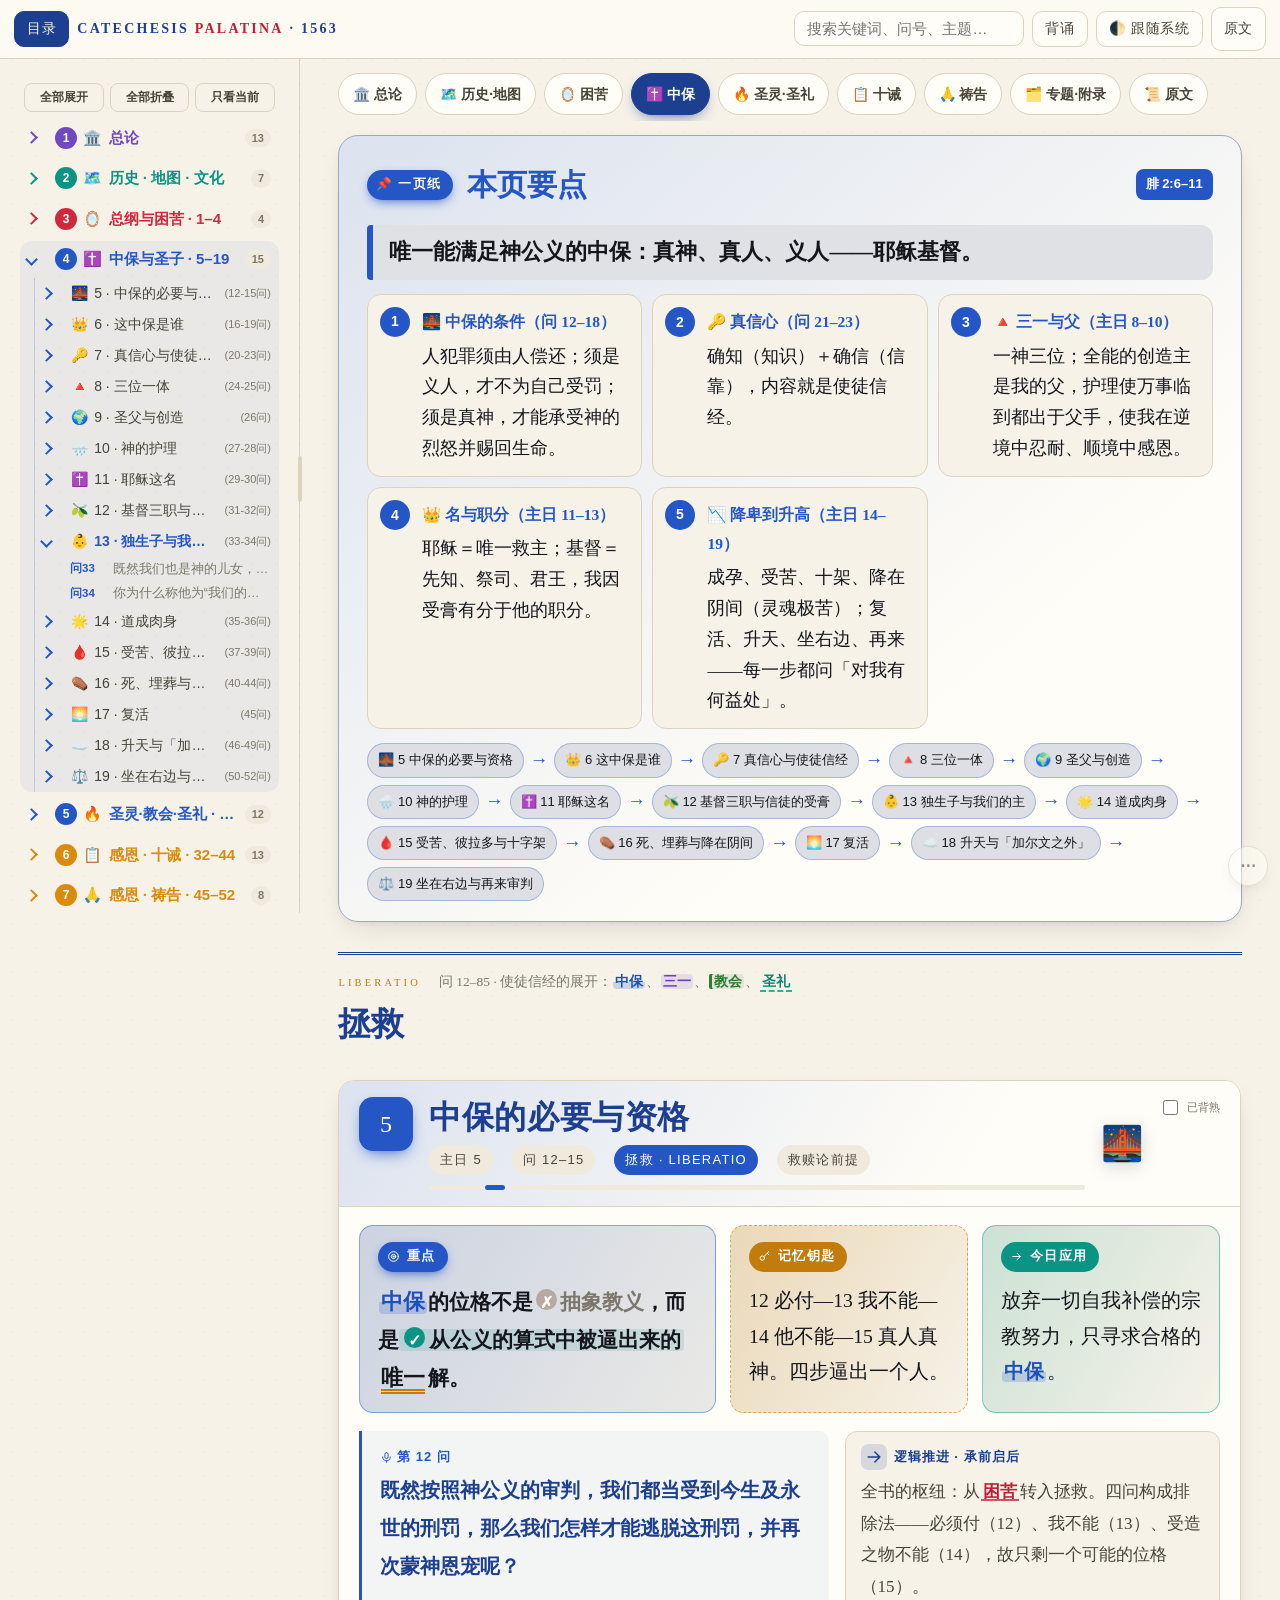
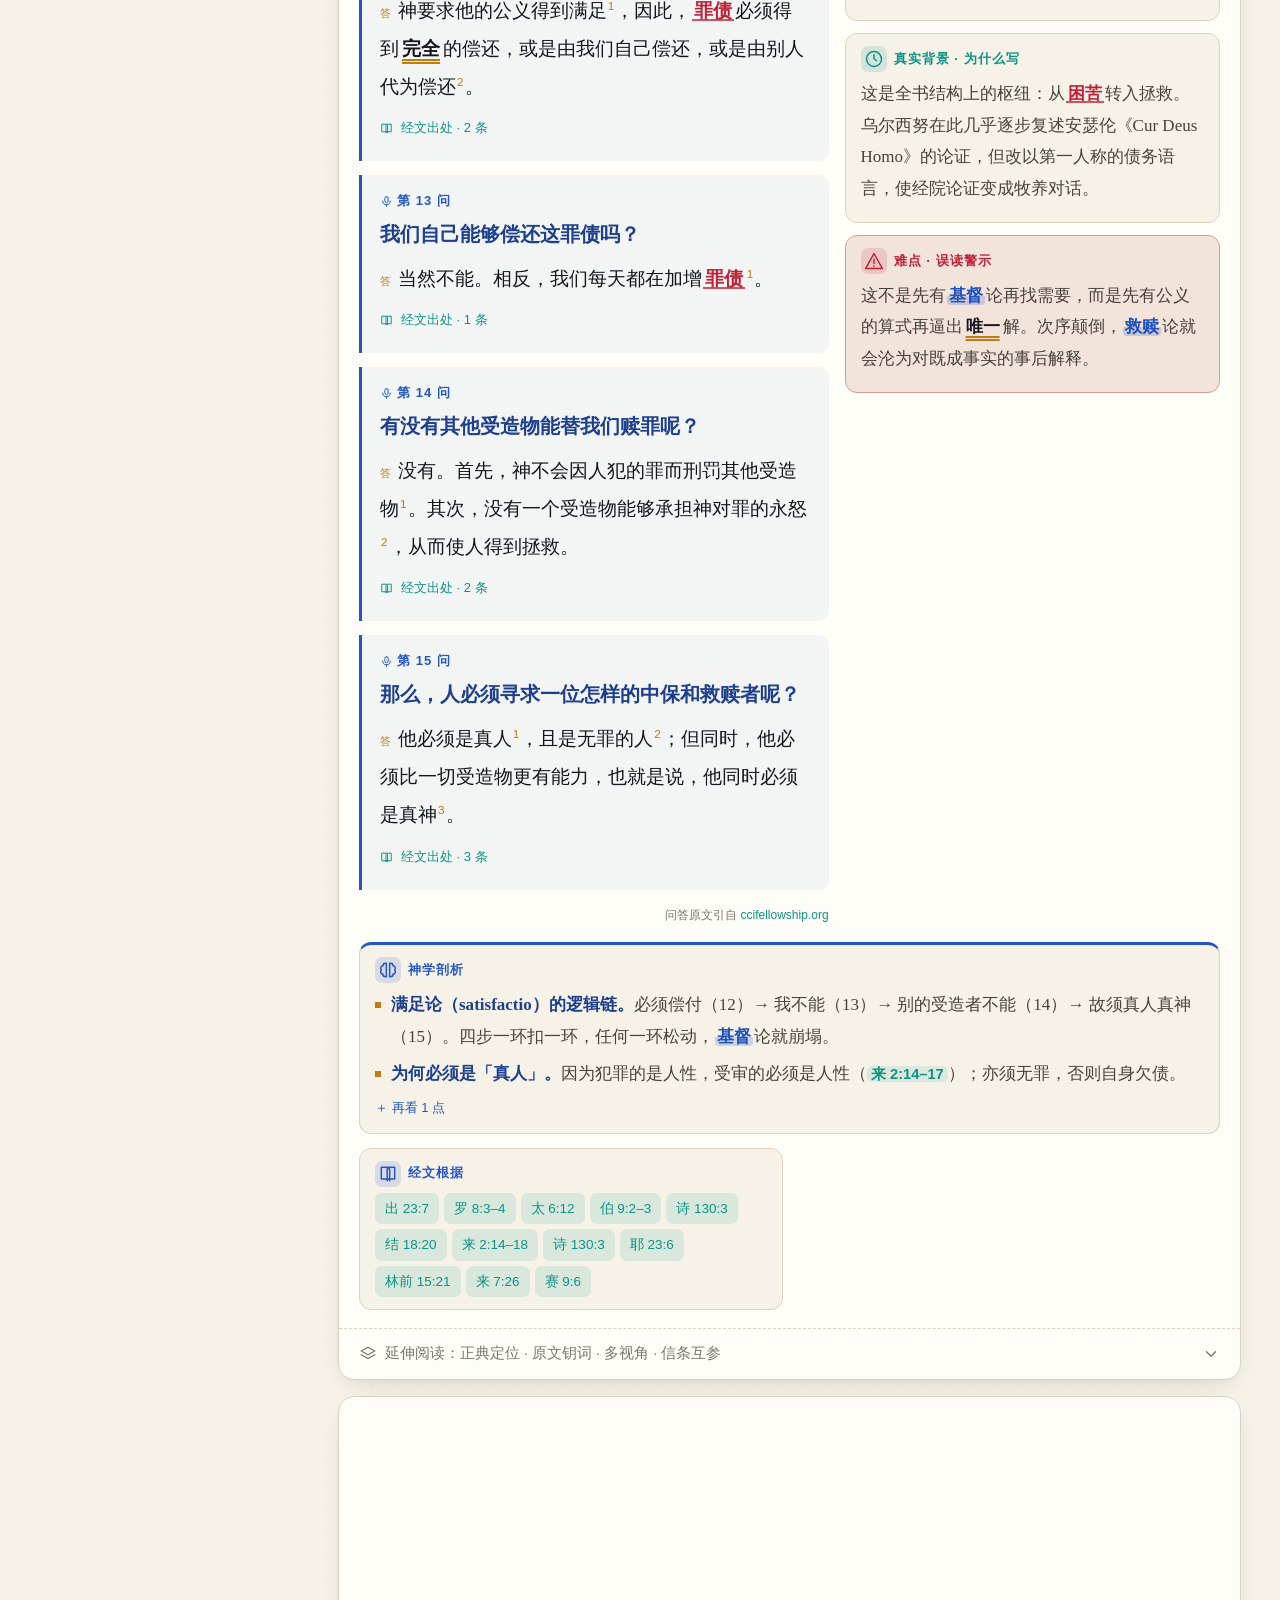
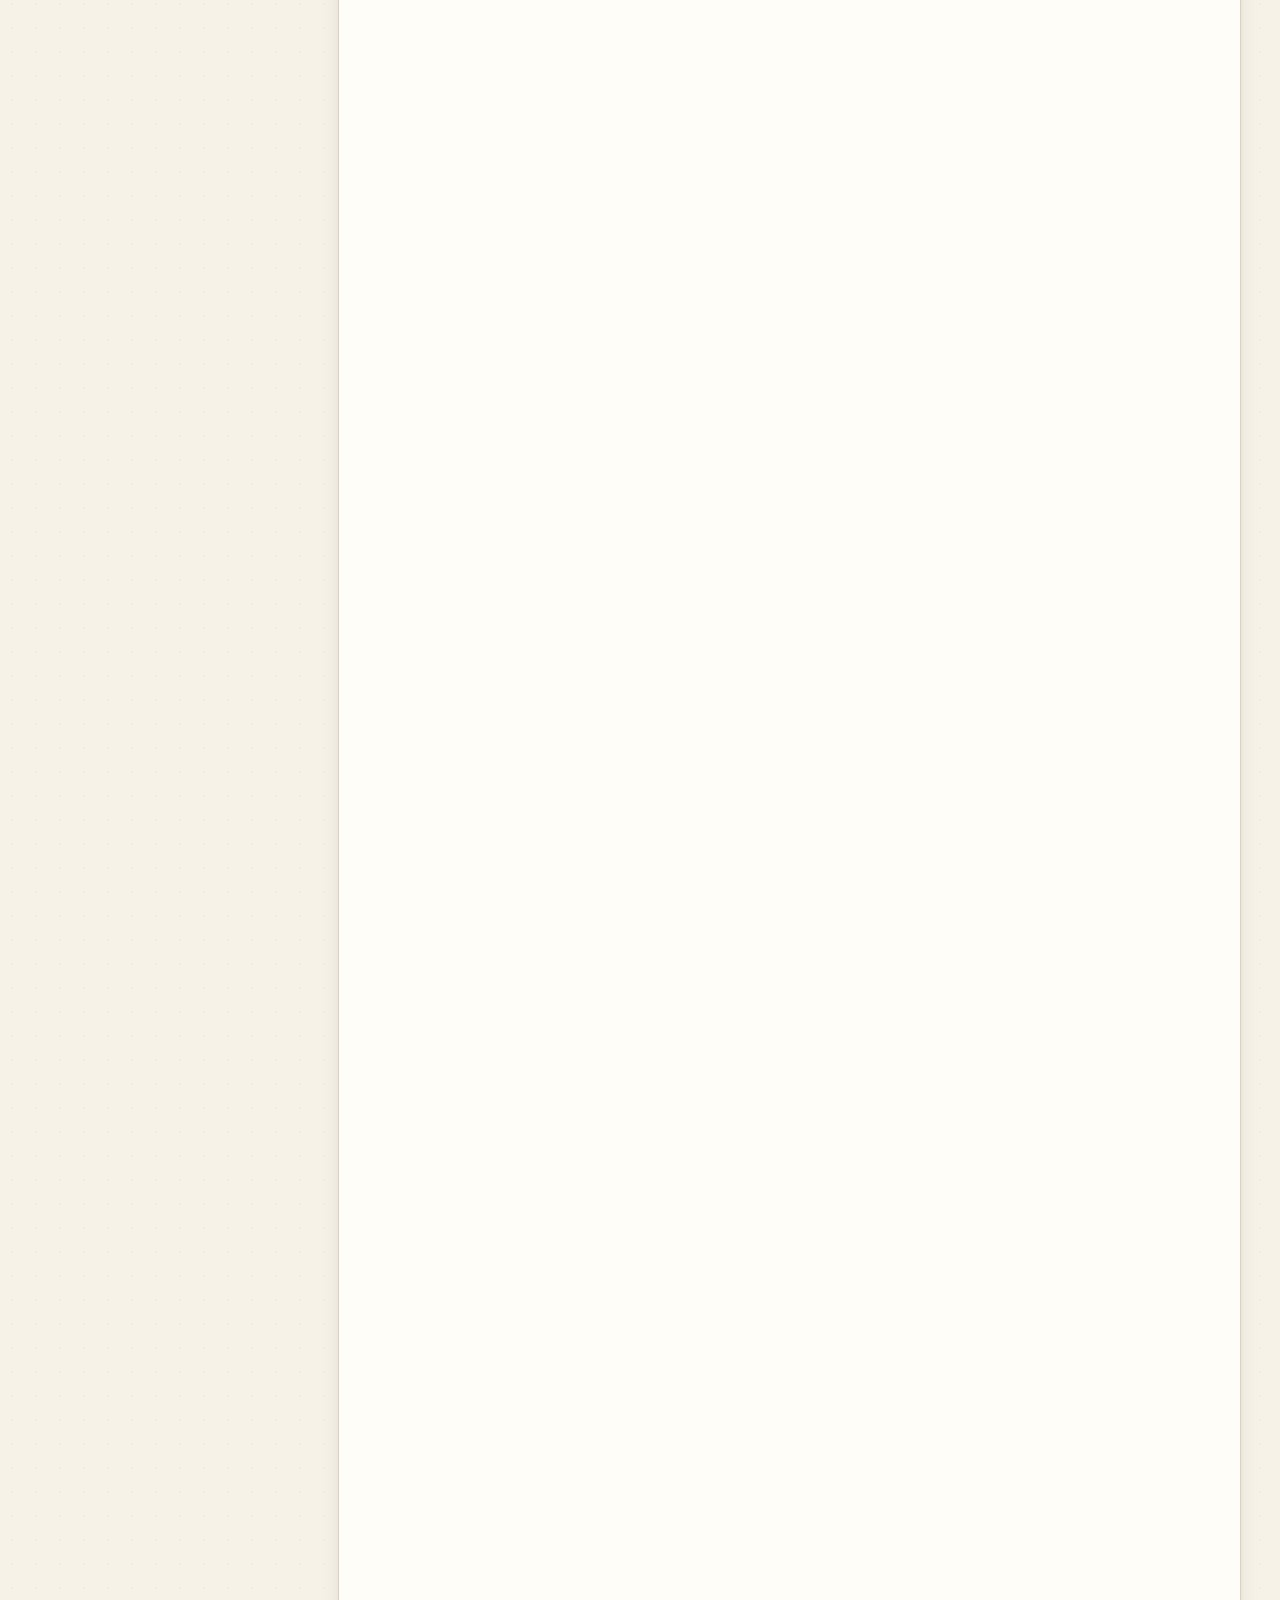
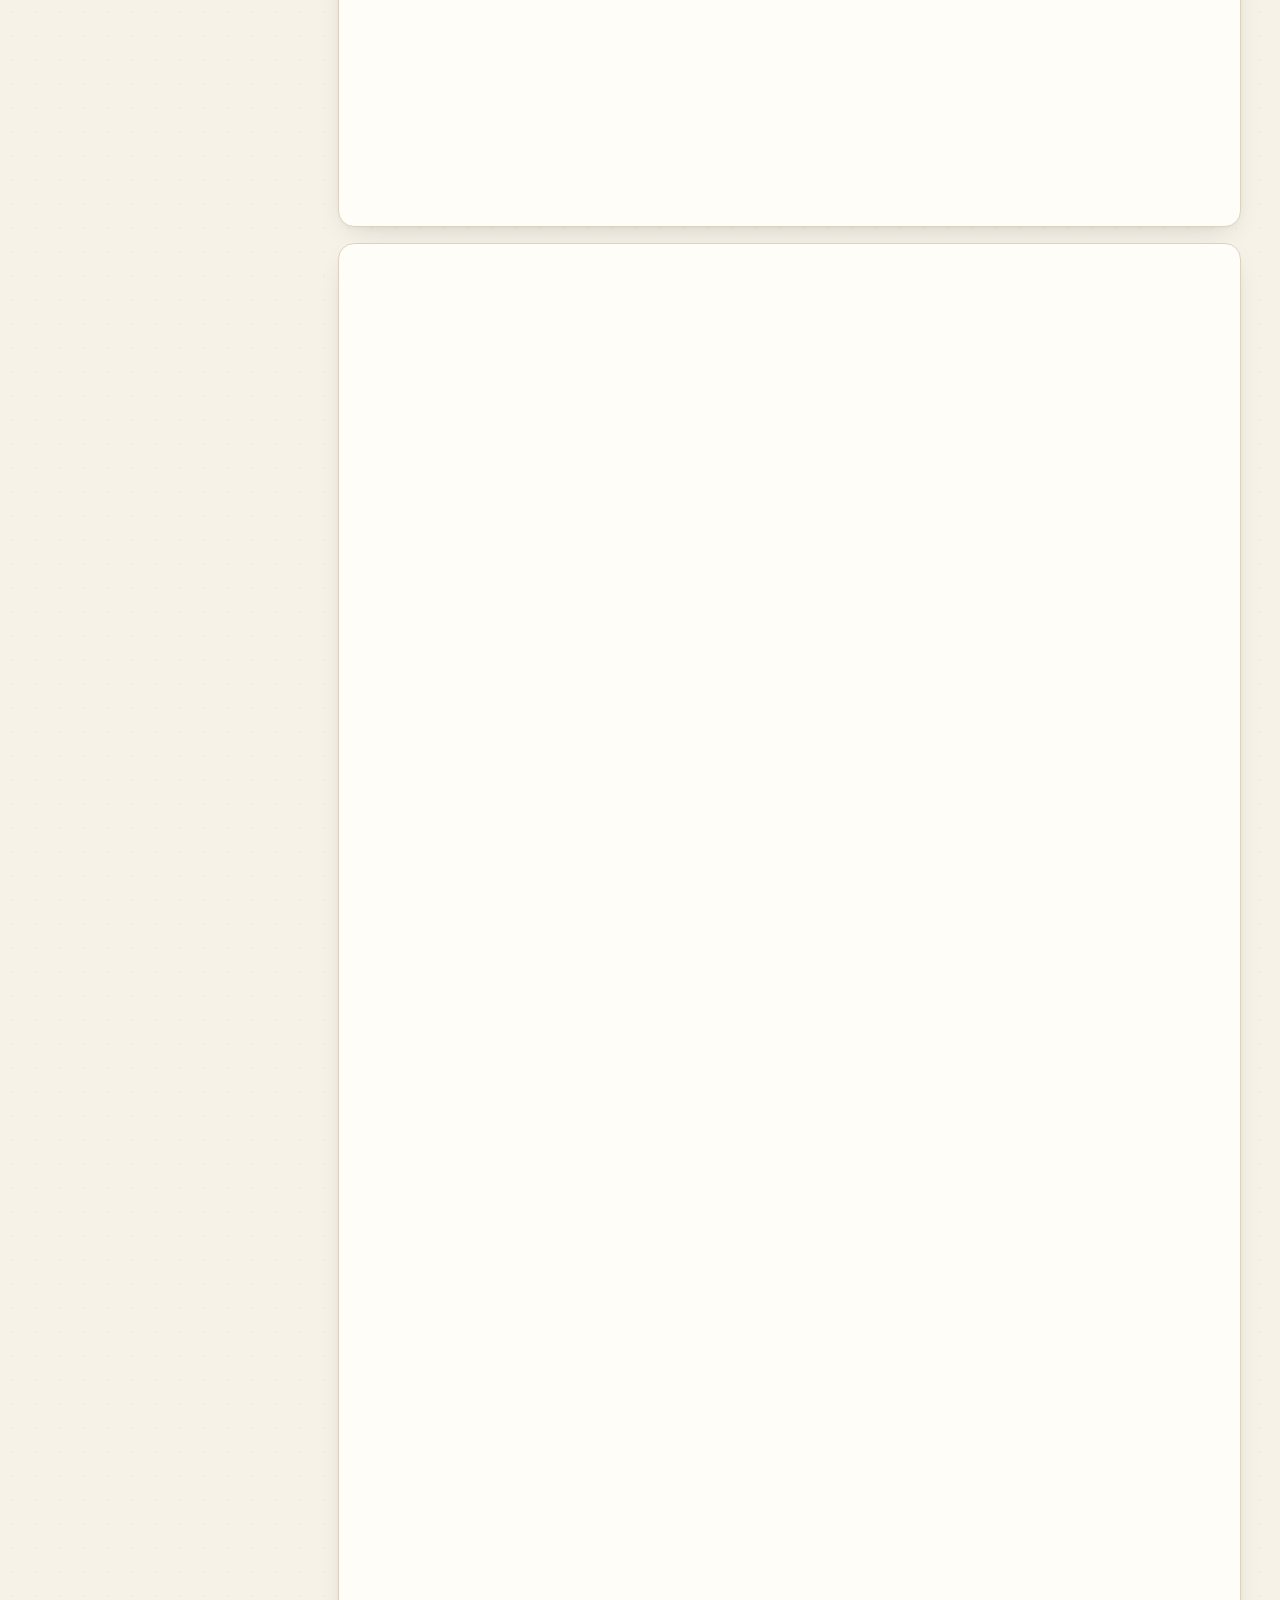
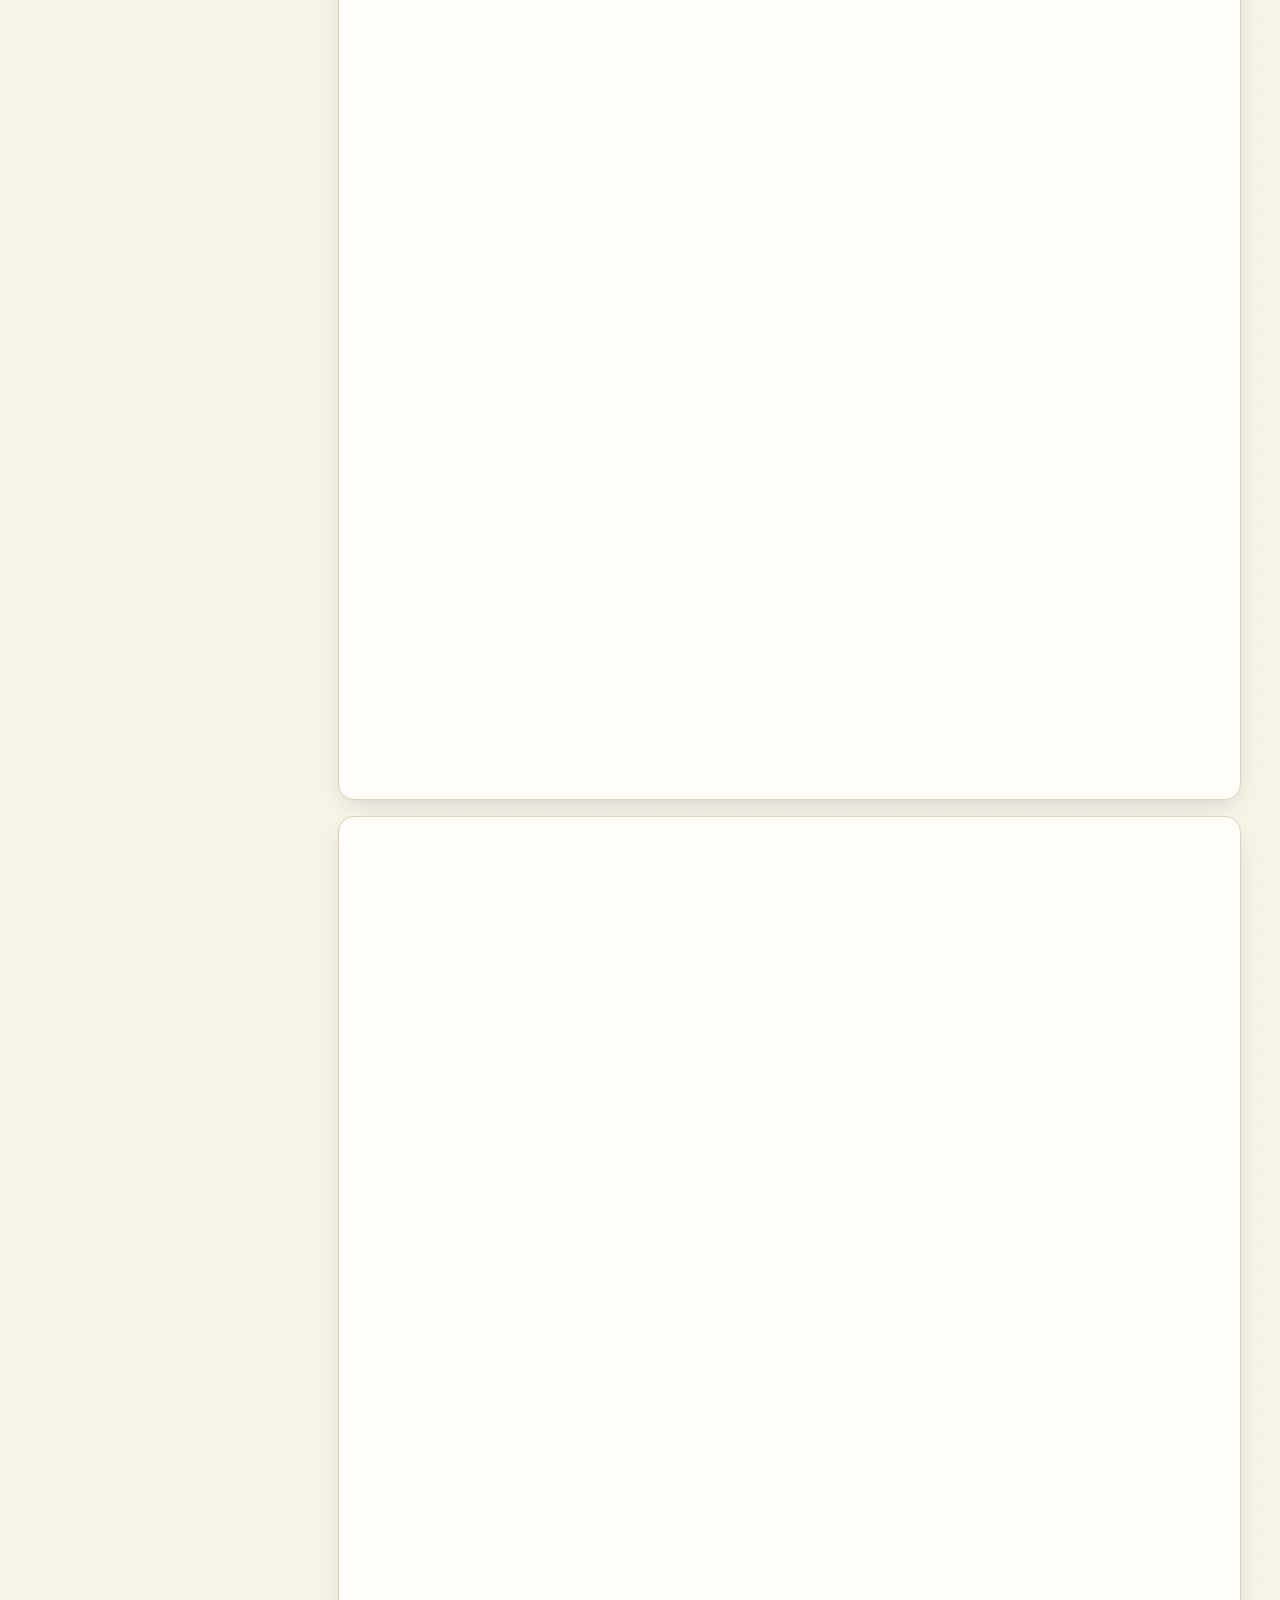
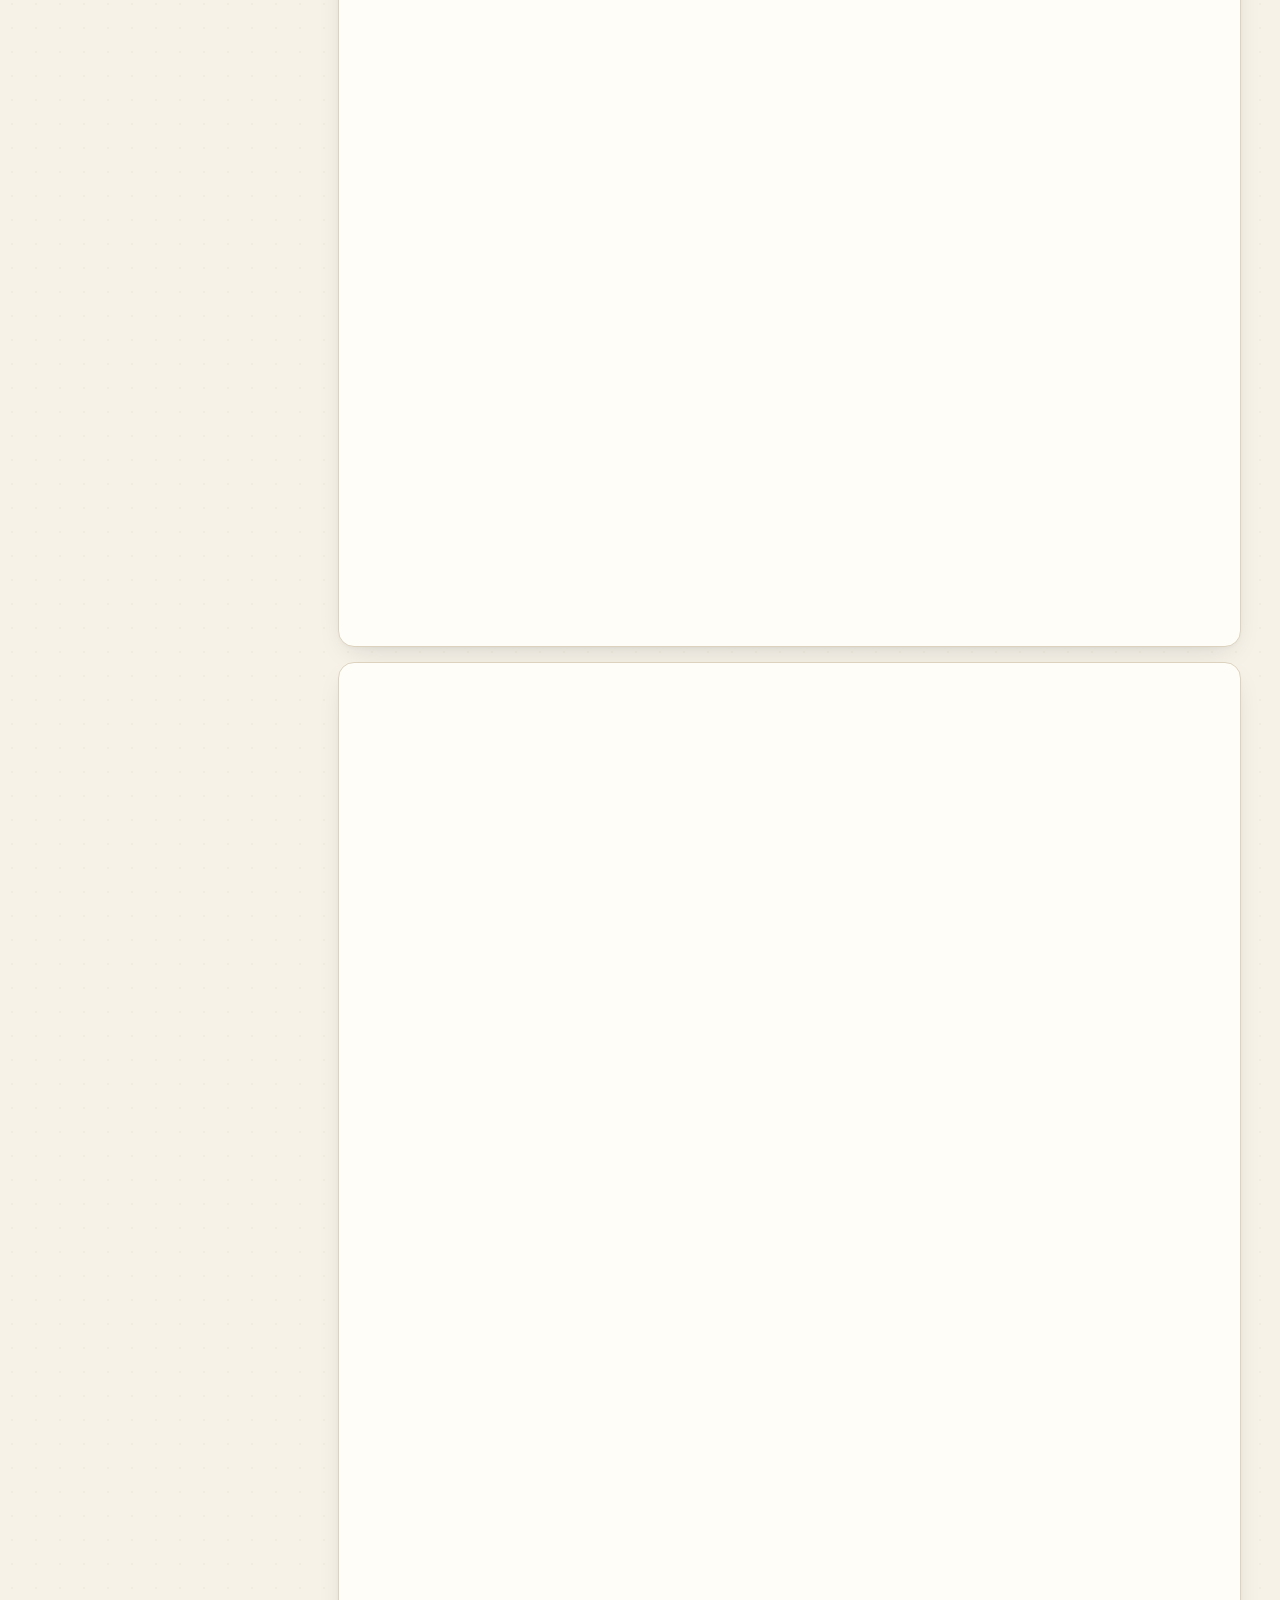
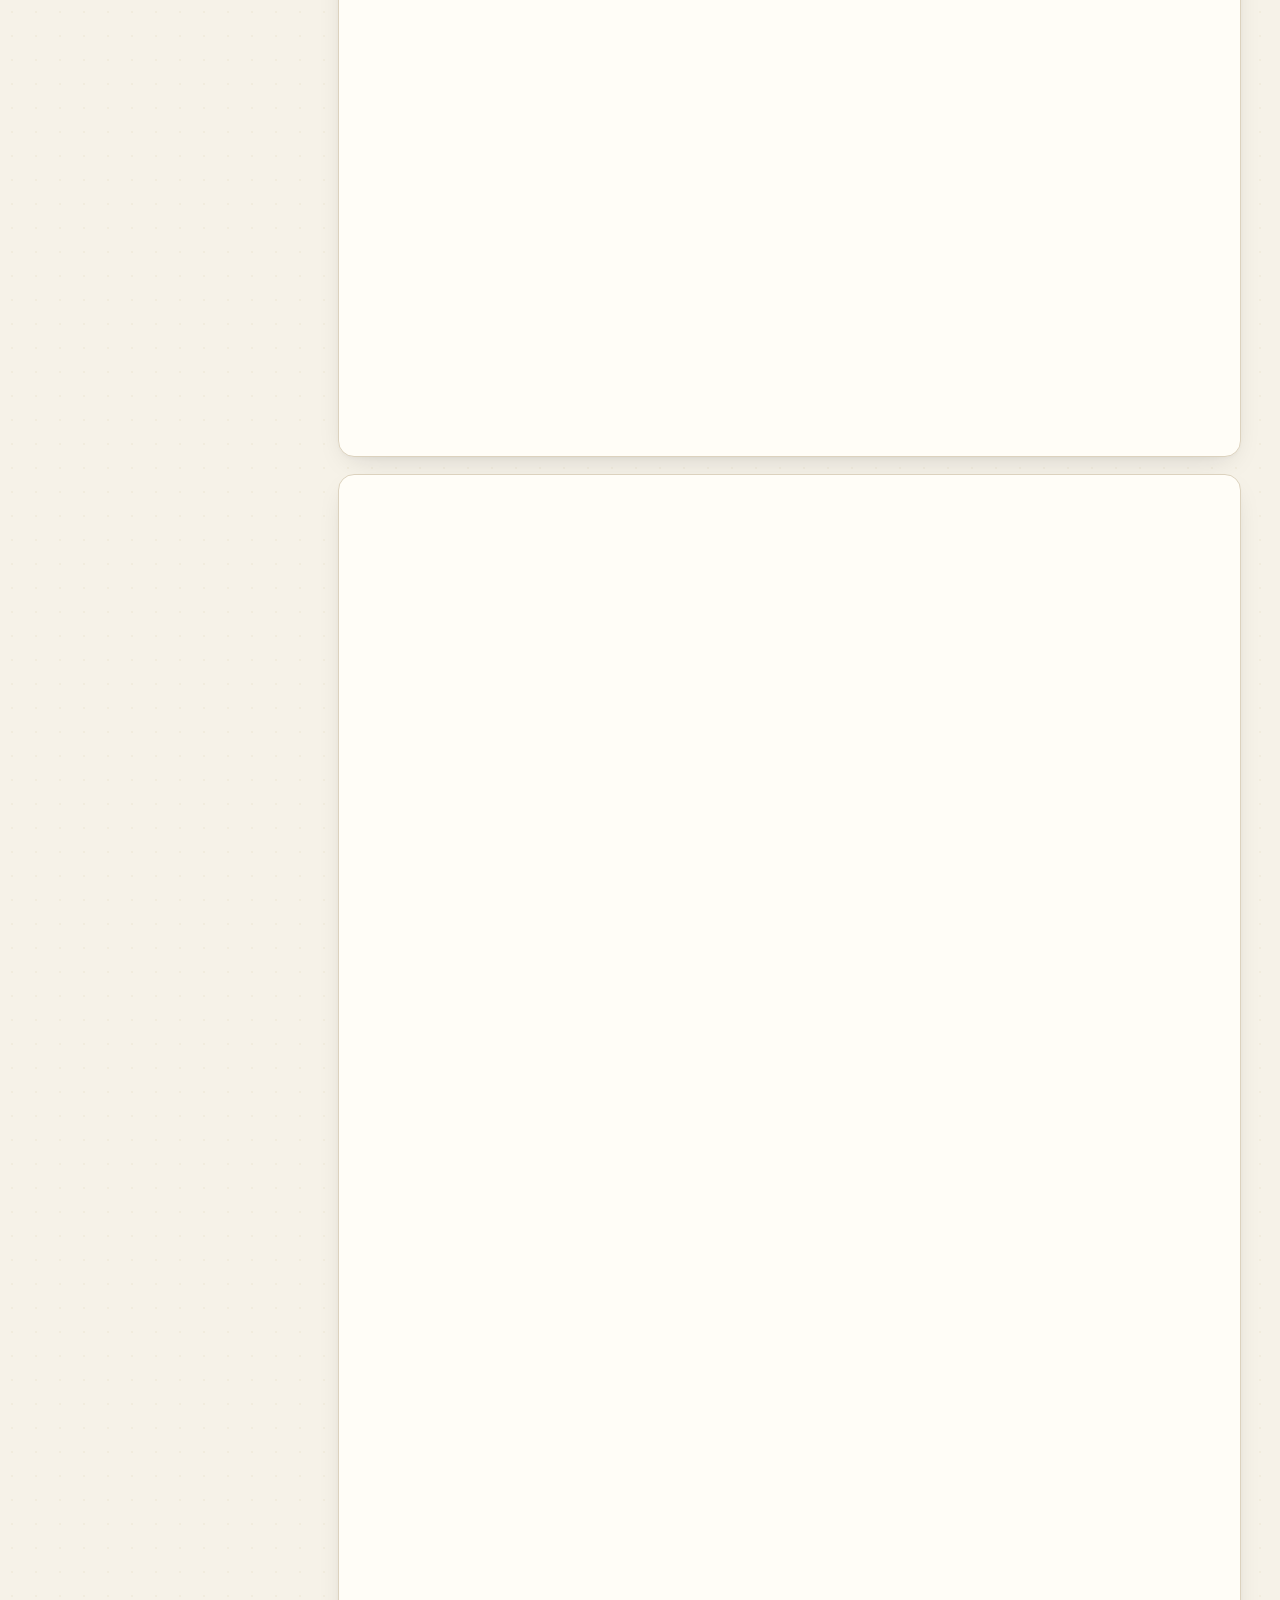
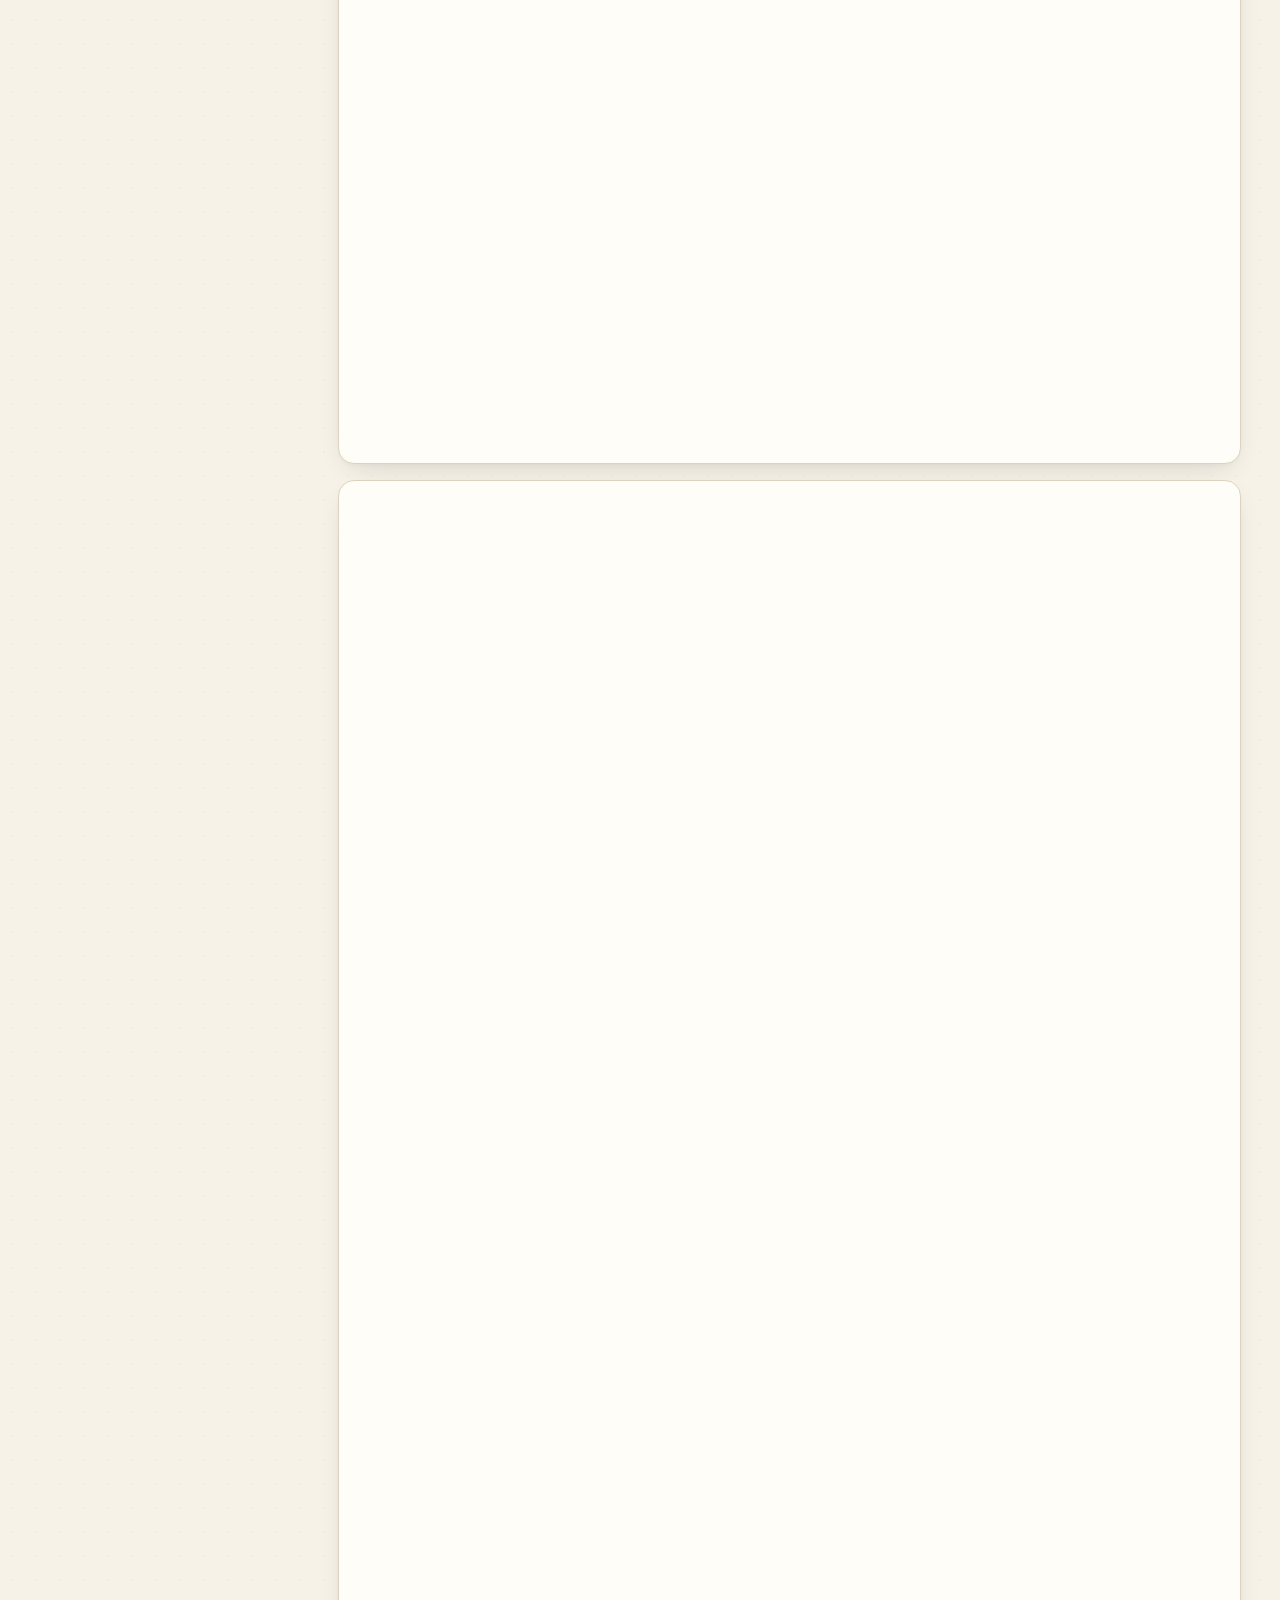
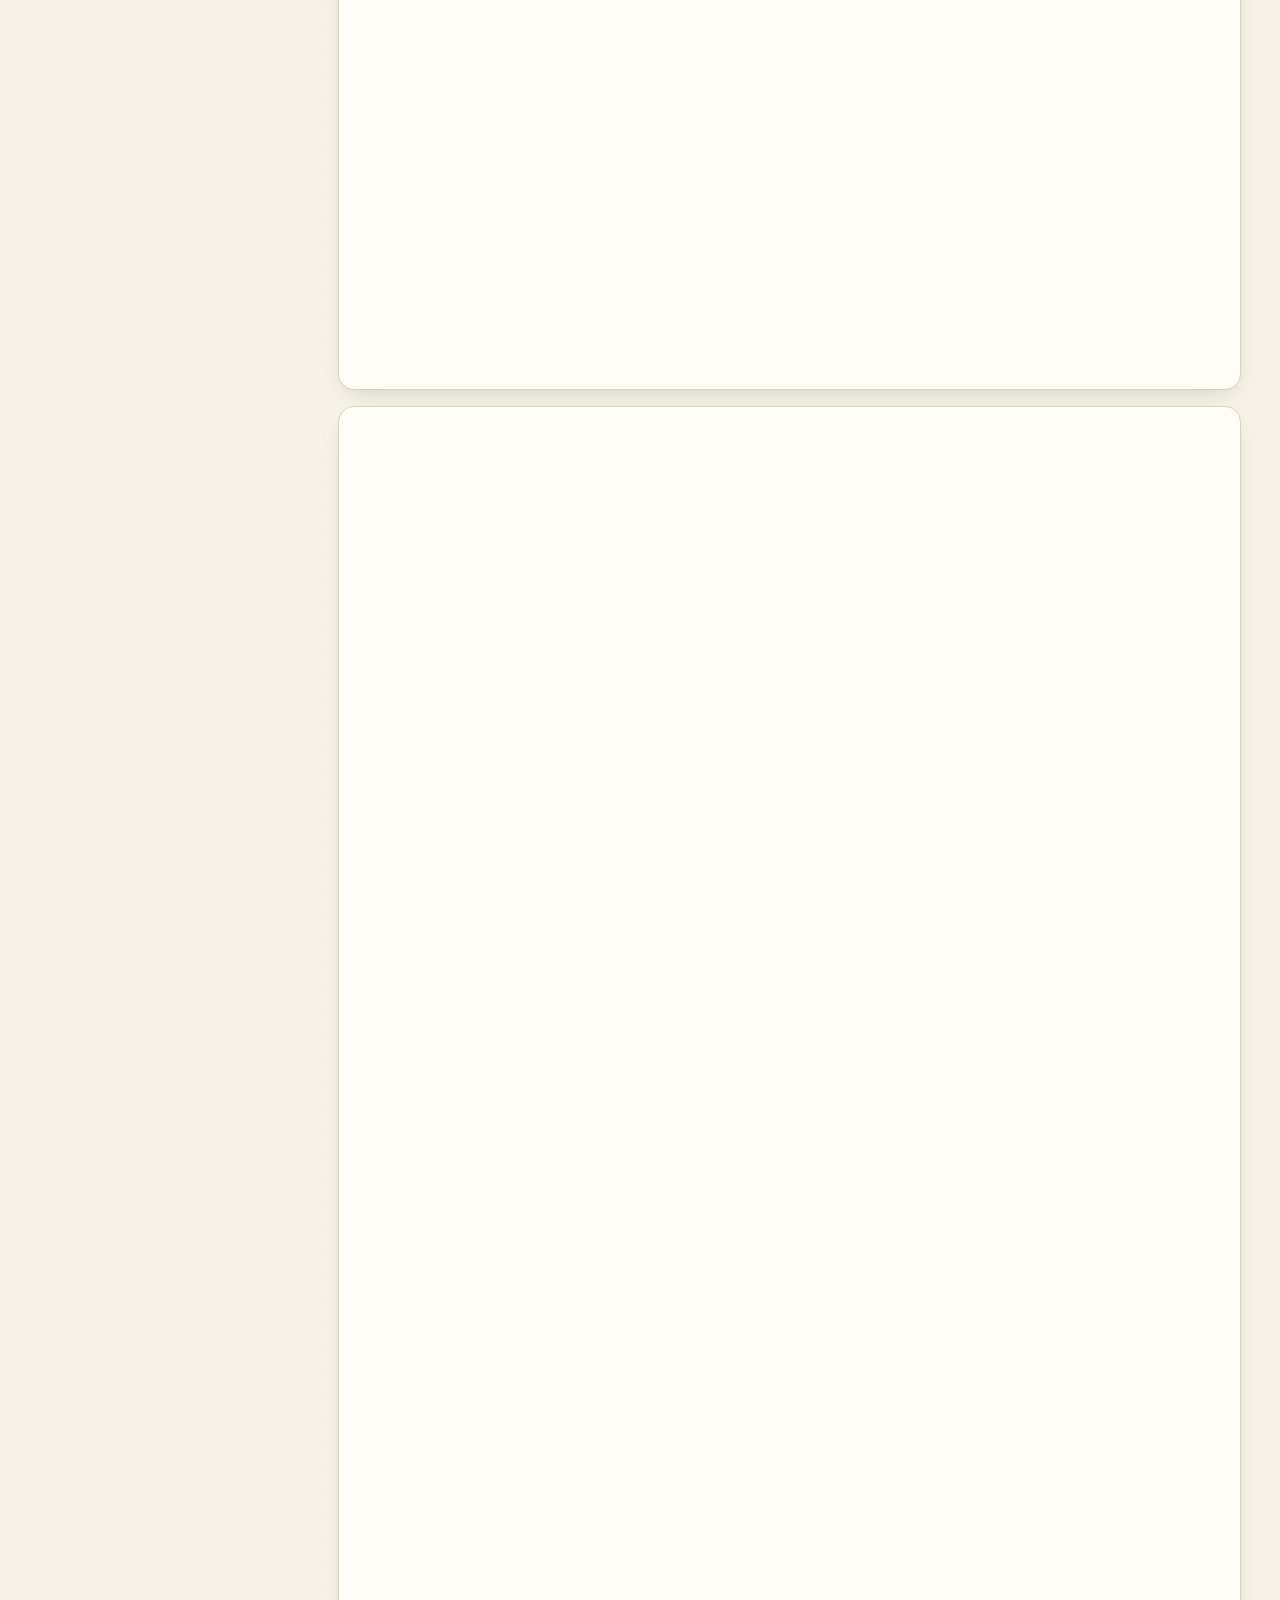
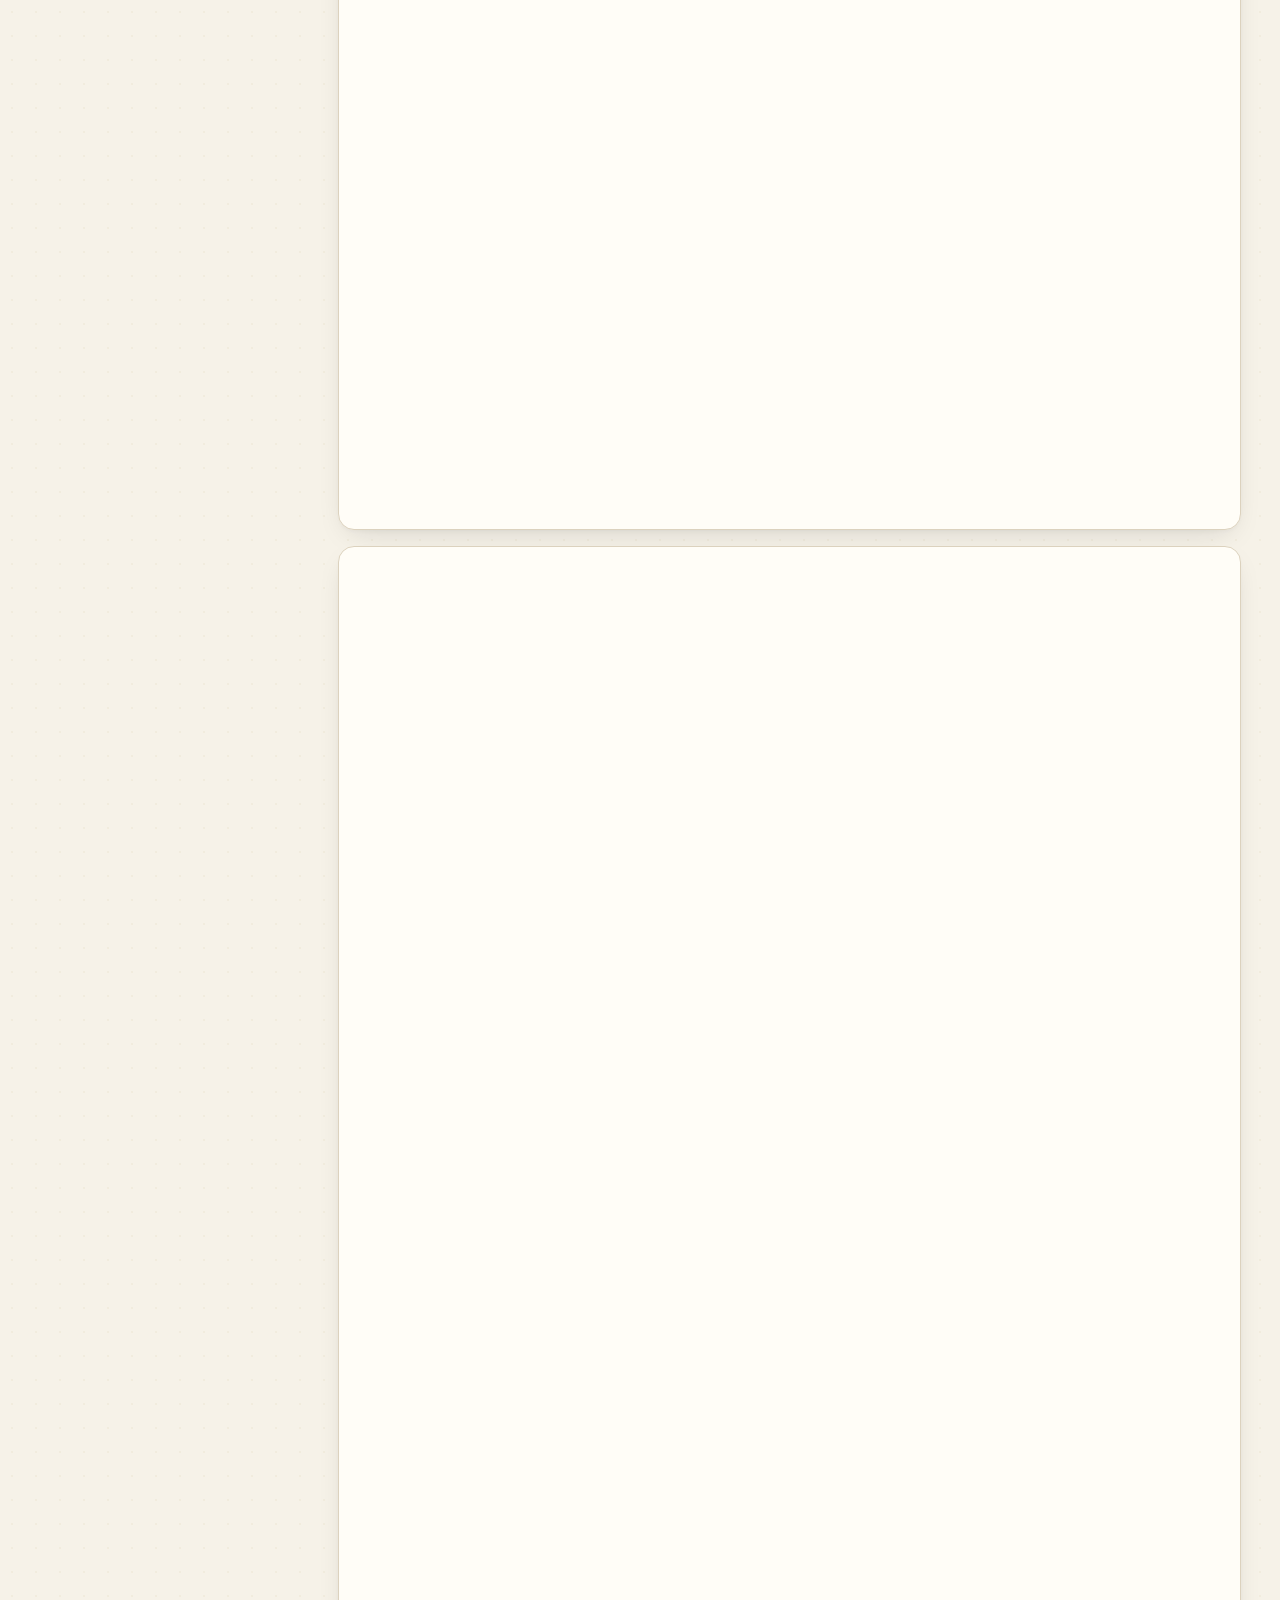
<file: p2-christ.html>
<!DOCTYPE html><html lang="zh-Hans"><head><meta charset="utf-8"><meta name="viewport" content="width=device-width,initial-scale=1,viewport-fit=cover"><meta name="theme-color" content="#1F3864"><title>拯救 · 中保与圣子 · 主日 5–19 · 海德堡要理问答 52 主日</title><meta name="description" content="海德堡要理问答 129 问 52 主日全景解读：时间线、救赎史故事线、圣经神学、圣约神学、三大普世信经与三项联合信条、地图、思维导图、流程图与背诵系统。"><link rel="icon" href="data:image/svg+xml,%3Csvg xmlns=%27http://www.w3.org/2000/svg%27 viewBox=%270 0 32 32%27%3E%3Crect width=%2732%27 height=%2732%27 fill=%27%231F3864%27/%3E%3Ctext x=%2716%27 y=%2723%27 font-size=%2720%27 text-anchor=%27middle%27 fill=%27%23F6F2E8%27%3EH%3C/text%3E%3C/svg%3E"><script>if("IntersectionObserver" in window)document.documentElement.classList.add("io")</script><link rel="stylesheet" href="assets/site.css"><script type="speculationrules">{"prerender": [{"where": {"href_matches": "/*"}, "eagerness": "moderate"}], "prefetch": [{"urls": ["index.html", "history.html", "p1-misery.html", "p3-spirit.html", "p4-law.html", "p5-prayer.html", "topics.html", "texts.html"], "eagerness": "eager"}]}</script></head><body><svg width="0" height="0" style="position:absolute" aria-hidden="true"><symbol id="i-book" viewBox="0 0 24 24" fill="none" stroke="currentColor" stroke-width="1.8" stroke-linecap="round" stroke-linejoin="round"><path d="M4 4h7a3 3 0 0 1 3 3v13a2 2 0 0 0-2-2H4z"/><path d="M20 4h-6a3 3 0 0 0-3 3v13a2 2 0 0 1 2-2h7z"/></symbol><symbol id="i-cross" viewBox="0 0 24 24" fill="none" stroke="currentColor" stroke-width="1.8" stroke-linecap="round" stroke-linejoin="round"><path d="M12 2v20M5 8h14"/></symbol><symbol id="i-core" viewBox="0 0 24 24" fill="none" stroke="currentColor" stroke-width="1.8" stroke-linecap="round" stroke-linejoin="round"><circle cx="12" cy="12" r="9"/><circle cx="12" cy="12" r="4"/><circle cx="12" cy="12" r="1" fill="currentColor"/></symbol><symbol id="i-flow" viewBox="0 0 24 24" fill="none" stroke="currentColor" stroke-width="1.8" stroke-linecap="round" stroke-linejoin="round"><path d="M5 12h14M13 6l6 6-6 6"/></symbol><symbol id="i-scroll" viewBox="0 0 24 24" fill="none" stroke="currentColor" stroke-width="1.8" stroke-linecap="round" stroke-linejoin="round"><path d="M8 3h11v15a3 3 0 0 1-3 3H6a3 3 0 0 1-3-3V6h5"/><path d="M8 3v13"/></symbol><symbol id="i-lang" viewBox="0 0 24 24" fill="none" stroke="currentColor" stroke-width="1.8" stroke-linecap="round" stroke-linejoin="round"><path d="M4 5h9M8.5 3v2M6 5c1 4 4 7 7 8M11 5c-1 4-4 7-7 8"/><path d="M14 21l4-9 4 9M15.5 18h5"/></symbol><symbol id="i-globe" viewBox="0 0 24 24" fill="none" stroke="currentColor" stroke-width="1.8" stroke-linecap="round" stroke-linejoin="round"><circle cx="12" cy="12" r="9"/><path d="M3 12h18M12 3a14 14 0 0 1 0 18M12 3a14 14 0 0 0 0 18"/></symbol><symbol id="i-brain" viewBox="0 0 24 24" fill="none" stroke="currentColor" stroke-width="1.8" stroke-linecap="round" stroke-linejoin="round"><path d="M9 4a3 3 0 0 0-3 3 3 3 0 0 0-2 5 3 3 0 0 0 2 5 3 3 0 0 0 3 3h1V4z"/><path d="M15 4a3 3 0 0 1 3 3 3 3 0 0 1 2 5 3 3 0 0 1-2 5 3 3 0 0 1-3 3h-1V4z"/></symbol><symbol id="i-arc" viewBox="0 0 24 24" fill="none" stroke="currentColor" stroke-width="1.8" stroke-linecap="round" stroke-linejoin="round"><path d="M3 18c4-12 14-12 18 0"/><circle cx="3" cy="18" r="1.5"/><circle cx="21" cy="18" r="1.5"/></symbol><symbol id="i-eye" viewBox="0 0 24 24" fill="none" stroke="currentColor" stroke-width="1.8" stroke-linecap="round" stroke-linejoin="round"><path d="M2 12s4-7 10-7 10 7 10 7-4 7-10 7S2 12 2 12z"/><circle cx="12" cy="12" r="3"/></symbol><symbol id="i-link" viewBox="0 0 24 24" fill="none" stroke="currentColor" stroke-width="1.8" stroke-linecap="round" stroke-linejoin="round"><path d="M10 14a4 4 0 0 0 6 0l3-3a4 4 0 0 0-6-6l-1 1"/><path d="M14 10a4 4 0 0 0-6 0l-3 3a4 4 0 0 0 6 6l1-1"/></symbol><symbol id="i-alert" viewBox="0 0 24 24" fill="none" stroke="currentColor" stroke-width="1.8" stroke-linecap="round" stroke-linejoin="round"><path d="M12 3l10 18H2z"/><path d="M12 10v5M12 18v.5"/></symbol><symbol id="i-key" viewBox="0 0 24 24" fill="none" stroke="currentColor" stroke-width="1.8" stroke-linecap="round" stroke-linejoin="round"><circle cx="8" cy="15" r="4"/><path d="M11 12l9-9M17 6l3 3"/></symbol><symbol id="i-map" viewBox="0 0 24 24" fill="none" stroke="currentColor" stroke-width="1.8" stroke-linecap="round" stroke-linejoin="round"><path d="M12 21s-7-6-7-12a7 7 0 0 1 14 0c0 6-7 12-7 12z"/><circle cx="12" cy="9" r="2.5"/></symbol><symbol id="i-clock" viewBox="0 0 24 24" fill="none" stroke="currentColor" stroke-width="1.8" stroke-linecap="round" stroke-linejoin="round"><circle cx="12" cy="12" r="9"/><path d="M12 7v5l3 2"/></symbol><symbol id="i-mic" viewBox="0 0 24 24" fill="none" stroke="currentColor" stroke-width="1.8" stroke-linecap="round" stroke-linejoin="round"><rect x="9" y="3" width="6" height="11" rx="3"/><path d="M5 11a7 7 0 0 0 14 0M12 18v3"/></symbol><symbol id="i-layers" viewBox="0 0 24 24" fill="none" stroke="currentColor" stroke-width="1.8" stroke-linecap="round" stroke-linejoin="round"><path d="M12 3l9 5-9 5-9-5z"/><path d="M3 13l9 5 9-5"/></symbol><symbol id="i-chev" viewBox="0 0 24 24" fill="none" stroke="currentColor" stroke-width="1.8" stroke-linecap="round" stroke-linejoin="round"><path d="M6 9l6 6 6-6"/></symbol></svg><div id="prog"></div><div class="topbar"><div class="tb"><button class="btn on" id="tocBtn" title="显示／隐藏目录">目录</button><div class="brand">CATECHESIS <b>PALATINA</b> · 1563</div><div class="sp"></div><div class="tbs"><input id="q" type="search" placeholder="搜索关键词、问号、主题…" aria-label="搜索"></div><button class="btn" id="drillBtn" title="遮盖答案，点按逐问自测">背诵</button><button class="btn" id="themeBtn" title="明／暗／跟随系统">主题</button><a class="btn" href="texts.html" title="信经与信条全文（ccifellowship.org 原文）">原文</a></div></div><div class="scrim"></div><div class="shell"><nav class="side"><div class="toc toc3" id="toc3"><div class="t1" style="--tc:var(--prologue)" data-f="index.html"><div class="th1"><button class="tg" type="button" aria-label="展开/折叠"></button><a class="l1" href="index.html#intro-why"><span class="n1">1</span><span class="emo">🏛️</span><span class="t">总论</span><span class="qr">13</span></a></div><div class="tb1"><div class="t2"><div class="th2"><i class="tgx"></i><a class="l2" href="index.html#intro-why" title="为什么会有这本要理问答"><span class="emo">🏰</span><span class="t">为什么会有这本要理问答</span></a></div></div><div class="t2"><div class="th2"><i class="tgx"></i><a class="l2" href="index.html#intro-frame" title="跳出框架看骨架：三重结构与三重回环"><span class="emo">🧭</span><span class="t">跳出框架看骨架：三重结构与三重回环</span></a></div></div><div class="t2"><div class="th2"><i class="tgx"></i><a class="l2" href="index.html#intro-canon" title="从整本圣经看：正典弧线上的海德堡"><span class="emo">📜</span><span class="t">从整本圣经看：正典弧线上的海德堡</span></a></div></div><div class="t2"><div class="th2"><i class="tgx"></i><a class="l2" href="index.html#bt-canon" title="圣经神学：不是证明经文，而是跟随故事"><span class="emo">📖</span><span class="t">圣经神学：不是证明经文，而是跟随故事</span></a></div></div><div class="t2"><div class="th2"><i class="tgx"></i><a class="l2" href="index.html#bt-cov" title="圣约神学：全书的语法"><span class="emo">🤝</span><span class="t">圣约神学：全书的语法</span></a></div></div><div class="t2"><div class="th2"><i class="tgx"></i><a class="l2" href="index.html#intro-compare" title="在信条家族中的位置：三大普世信经与三项联合信条"><span class="emo">🏛️</span><span class="t">在信条家族中的位置：三大普世信经与三项联合信条</span></a></div></div><div class="t2"><div class="th2"><i class="tgx"></i><a class="l2" href="index.html#creed-reader" title="信经背诵室：三大普世信经干净阅读版"><span class="emo">🎙️</span><span class="t">信经背诵室：三大普世信经干净阅读版</span></a></div></div><div class="t2"><div class="th2"><i class="tgx"></i><a class="l2" href="index.html#forms-cmp" title="三项联合信条深度对比：为什么需要三份"><span class="emo">⚖️</span><span class="t">三项联合信条深度对比：为什么需要三份</span></a></div></div><div class="t2"><div class="th2"><i class="tgx"></i><a class="l2" href="index.html#intro-method" title="释经进路：先宏观，后微观"><span class="emo">🔍</span><span class="t">释经进路：先宏观，后微观</span></a></div></div><div class="t2"><div class="th2"><i class="tgx"></i><a class="l2" href="index.html#intro-map" title="改革宗欧洲：海德堡在影响网络中的位置"><span class="emo">🗺️</span><span class="t">改革宗欧洲：海德堡在影响网络中的位置</span></a></div></div><div class="t2"><div class="th2"><i class="tgx"></i><a class="l2" href="index.html#intro-text" title="文本、版本与要理讲道传统"><span class="emo">🖋️</span><span class="t">文本、版本与要理讲道传统</span></a></div></div><div class="t2"><div class="th2"><i class="tgx"></i><a class="l2" href="index.html#compass" title="思维导图与 52 主日罗盘"><span class="emo">🧠</span><span class="t">思维导图与 52 主日罗盘</span></a></div></div><div class="t2"><div class="th2"><i class="tgx"></i><a class="l2" href="index.html#flash" title="52 主日闪卡速记"><span class="emo">🃏</span><span class="t">52 主日闪卡速记</span></a></div></div></div></div><div class="t1" style="--tc:var(--teal)" data-f="history.html"><div class="th1"><button class="tg" type="button" aria-label="展开/折叠"></button><a class="l1" href="history.html#hist-intro"><span class="n1">2</span><span class="emo">🗺️</span><span class="t">历史 · 地图 · 文化</span><span class="qr">7</span></a></div><div class="tb1"><div class="t2"><div class="th2"><i class="tgx"></i><a class="l2" href="history.html#hist-intro" title="历史 · 地图 · 文化：一部要理问答诞生的现场"><span class="emo"></span><span class="t">历史 · 地图 · 文化：一部要理问答诞生的现场</span></a></div></div><div class="t2"><div class="th2"><i class="tgx"></i><a class="l2" href="history.html#hist-scene" title="情景图：1563 年的海德堡"><span class="emo"></span><span class="t">情景图：1563 年的海德堡</span></a></div></div><div class="t2"><div class="th2"><i class="tgx"></i><a class="l2" href="history.html#hist-sunday" title="讲解图：要理问答怎样「用」——一个主日下午"><span class="emo"></span><span class="t">讲解图：要理问答怎样「用」——一个主日下午</span></a></div></div><div class="t2"><div class="th2"><i class="tgx"></i><a class="l2" href="history.html#hist-map" title="互动时间线 × 真实地图"><span class="emo"></span><span class="t">互动时间线 × 真实地图</span></a></div></div><div class="t2"><div class="th2"><i class="tgx"></i><a class="l2" href="history.html#hist-rhine" title="示意图：莱茵走廊——思想顺流北上"><span class="emo"></span><span class="t">示意图：莱茵走廊——思想顺流北上</span></a></div></div><div class="t2"><div class="th2"><i class="tgx"></i><a class="l2" href="history.html#hist-world" title="从一座城到五大洲：传播地图"><span class="emo"></span><span class="t">从一座城到五大洲：传播地图</span></a></div></div><div class="t2"><div class="th2"><i class="tgx"></i><a class="l2" href="history.html#hist-culture" title="文化区域对照：同一场改革，四种面貌"><span class="emo"></span><span class="t">文化区域对照：同一场改革，四种面貌</span></a></div></div></div></div><div class="t1" style="--tc:var(--misery)" data-f="p1-misery.html"><div class="th1"><button class="tg" type="button" aria-label="展开/折叠"></button><a class="l1" href="p1-misery.html#ld1"><span class="n1">3</span><span class="emo">🪞</span><span class="t">总纲与困苦 · 1–4</span><span class="qr">4</span></a></div><div class="tb1"><div class="t2 has"><div class="th2"><button class="tg" type="button" aria-label="展开/折叠"></button><a class="l2" href="p1-misery.html#ld1" data-n="1" title="1 · 唯一的安慰"><span class="emo">🕊️</span><span class="t">1 · 唯一的安慰</span><span class="qr">(1-2问)</span></a></div><div class="tb2"><a class="l3" href="p1-misery.html#q1" title="问1 或生或死，你唯一的安慰是什么？"><span class="no3">问1</span><span class="t">或生或死，你唯一的安慰是什么？</span></a><a class="l3" href="p1-misery.html#q2" title="问2 为了在这样的安慰中喜乐地生或死，你必须知道哪些事呢？"><span class="no3">问2</span><span class="t">为了在这样的安慰中喜乐地生或死，你必须知道哪些事呢？</span></a></div></div><div class="t2 has"><div class="th2"><button class="tg" type="button" aria-label="展开/折叠"></button><a class="l2" href="p1-misery.html#ld2" data-n="2" title="2 · 认识困苦的途径"><span class="emo">🪞</span><span class="t">2 · 认识困苦的途径</span><span class="qr">(3-5问)</span></a></div><div class="tb2"><a class="l3" href="p1-misery.html#q3" title="问3 你从何处得知你的罪恶和愁苦呢？"><span class="no3">问3</span><span class="t">你从何处得知你的罪恶和愁苦呢？</span></a><a class="l3" href="p1-misery.html#q4" title="问4 神的律法对我们有什么要求呢？"><span class="no3">问4</span><span class="t">神的律法对我们有什么要求呢？</span></a><a class="l3" href="p1-misery.html#q5" title="问5 你能完全遵守这些诫命吗？"><span class="no3">问5</span><span class="t">你能完全遵守这些诫命吗？</span></a></div></div><div class="t2 has"><div class="th2"><button class="tg" type="button" aria-label="展开/折叠"></button><a class="l2" href="p1-misery.html#ld3" data-n="3" title="3 · 创造、堕落与败坏"><span class="emo">🍎</span><span class="t">3 · 创造、堕落与败坏</span><span class="qr">(6-8问)</span></a></div><div class="tb2"><a class="l3" href="p1-misery.html#q6" title="问6 神原本就把人造得如此邪恶和悖逆吗？"><span class="no3">问6</span><span class="t">神原本就把人造得如此邪恶和悖逆吗？</span></a><a class="l3" href="p1-misery.html#q7" title="问7 那么，败坏的人性从何而来呢？"><span class="no3">问7</span><span class="t">那么，败坏的人性从何而来呢？</span></a><a class="l3" href="p1-misery.html#q8" title="问8 我们是否如此败坏，以致完全没有能力行任何的善，反倒倾向于诸般的恶呢？"><span class="no3">问8</span><span class="t">我们是否如此败坏，以致完全没有能力行任何的善，反倒倾向于诸般的恶呢？</span></a></div></div><div class="t2 has"><div class="th2"><button class="tg" type="button" aria-label="展开/折叠"></button><a class="l2" href="p1-misery.html#ld4" data-n="4" title="4 · 神的公义与怜悯"><span class="emo">⚖️</span><span class="t">4 · 神的公义与怜悯</span><span class="qr">(9-11问)</span></a></div><div class="tb2"><a class="l3" href="p1-misery.html#q9" title="问9 神在律法中要求人做他们所做不到的事，这岂不是不公平吗？"><span class="no3">问9</span><span class="t">神在律法中要求人做他们所做不到的事，这岂不是不公平吗？</span></a><a class="l3" href="p1-misery.html#q10" title="问10 神会任凭这种悖逆和反叛不受惩罚吗?"><span class="no3">问10</span><span class="t">神会任凭这种悖逆和反叛不受惩罚吗?</span></a><a class="l3" href="p1-misery.html#q11" title="问11 但是，神不也是慈爱的吗？"><span class="no3">问11</span><span class="t">但是，神不也是慈爱的吗？</span></a></div></div></div></div><div class="t1 open" style="--tc:var(--deliver)" data-f="p2-christ.html"><div class="th1"><button class="tg" type="button" aria-label="展开/折叠"></button><a class="l1" href="#ld5"><span class="n1">4</span><span class="emo">✝️</span><span class="t">中保与圣子 · 5–19</span><span class="qr">15</span></a></div><div class="tb1"><div class="t2 has"><div class="th2"><button class="tg" type="button" aria-label="展开/折叠"></button><a class="l2" href="#ld5" data-n="5" title="5 · 中保的必要与资格"><span class="emo">🌉</span><span class="t">5 · 中保的必要与资格</span><span class="qr">(12-15问)</span></a></div><div class="tb2"><a class="l3" href="#q12" title="问12 既然按照神公义的审判，我们都当受到今生及永世的刑罚，那么我们怎样才能逃脱这刑罚，并再次蒙神恩宠呢？"><span class="no3">问12</span><span class="t">既然按照神公义的审判，我们都当受到今生及永世的刑罚，那么我们怎样才能逃脱这刑罚，并再次蒙神恩宠呢？</span></a><a class="l3" href="#q13" title="问13 我们自己能够偿还这罪债吗？"><span class="no3">问13</span><span class="t">我们自己能够偿还这罪债吗？</span></a><a class="l3" href="#q14" title="问14 有没有其他受造物能替我们赎罪呢？"><span class="no3">问14</span><span class="t">有没有其他受造物能替我们赎罪呢？</span></a><a class="l3" href="#q15" title="问15 那么，人必须寻求一位怎样的中保和救赎者呢？"><span class="no3">问15</span><span class="t">那么，人必须寻求一位怎样的中保和救赎者呢？</span></a></div></div><div class="t2 has"><div class="th2"><button class="tg" type="button" aria-label="展开/折叠"></button><a class="l2" href="#ld6" data-n="6" title="6 · 这中保是谁"><span class="emo">👑</span><span class="t">6 · 这中保是谁</span><span class="qr">(16-19问)</span></a></div><div class="tb2"><a class="l3" href="#q16" title="问16 为什么他必须是真人，且是无罪的人？"><span class="no3">问16</span><span class="t">为什么他必须是真人，且是无罪的人？</span></a><a class="l3" href="#q17" title="问17 为什么他必须同时是真神呢？"><span class="no3">问17</span><span class="t">为什么他必须同时是真神呢？</span></a><a class="l3" href="#q18" title="问18 那么，谁是那位中保，既是真神，同时又是真实而无罪的人呢？"><span class="no3">问18</span><span class="t">那么，谁是那位中保，既是真神，同时又是真实而无罪的人呢？</span></a><a class="l3" href="#q19" title="问19 你从哪里得知这事呢？"><span class="no3">问19</span><span class="t">你从哪里得知这事呢？</span></a></div></div><div class="t2 has"><div class="th2"><button class="tg" type="button" aria-label="展开/折叠"></button><a class="l2" href="#ld7" data-n="7" title="7 · 真信心与使徒信经"><span class="emo">🔑</span><span class="t">7 · 真信心与使徒信经</span><span class="qr">(20-23问)</span></a></div><div class="tb2"><a class="l3" href="#q20" title="问20 因着亚当，众人都灭亡了。那么是否藉着基督，众人都得救了呢？"><span class="no3">问20</span><span class="t">因着亚当，众人都灭亡了。那么是否藉着基督，众人都得救了呢？</span></a><a class="l3" href="#q21" title="问21 什么是真信心？"><span class="no3">问21</span><span class="t">什么是真信心？</span></a><a class="l3" href="#q22" title="问22 那么，基督徒必须相信什么？"><span class="no3">问22</span><span class="t">那么，基督徒必须相信什么？</span></a><a class="l3" href="#q23" title="问23 这一信经包括哪些内容？"><span class="no3">问23</span><span class="t">这一信经包括哪些内容？</span></a></div></div><div class="t2 has"><div class="th2"><button class="tg" type="button" aria-label="展开/折叠"></button><a class="l2" href="#ld8" data-n="8" title="8 · 三位一体"><span class="emo">🔺</span><span class="t">8 · 三位一体</span><span class="qr">(24-25问)</span></a></div><div class="tb2"><a class="l3" href="#q24" title="问24 这一信经是怎样划分的呢？"><span class="no3">问24</span><span class="t">这一信经是怎样划分的呢？</span></a><a class="l3" href="#q25" title="问25 既然神只有一位1，那么你为什么说有三位，即圣父、圣子和圣灵呢？"><span class="no3">问25</span><span class="t">既然神只有一位1，那么你为什么说有三位，即圣父、圣子和圣灵呢？</span></a></div></div><div class="t2 has"><div class="th2"><button class="tg" type="button" aria-label="展开/折叠"></button><a class="l2" href="#ld9" data-n="9" title="9 · 圣父与创造"><span class="emo">🌍</span><span class="t">9 · 圣父与创造</span><span class="qr">(26问)</span></a></div><div class="tb2"><a class="l3" href="#q26" title="问26 当你宣告“我信神，全能的父，创造天地的主”时，你相信什么？"><span class="no3">问26</span><span class="t">当你宣告“我信神，全能的父，创造天地的主”时，你相信什么？</span></a></div></div><div class="t2 has"><div class="th2"><button class="tg" type="button" aria-label="展开/折叠"></button><a class="l2" href="#ld10" data-n="10" title="10 · 神的护理"><span class="emo">🌧️</span><span class="t">10 · 神的护理</span><span class="qr">(27-28问)</span></a></div><div class="tb2"><a class="l3" href="#q27" title="问27 你如何理解“神的护理”？"><span class="no3">问27</span><span class="t">你如何理解“神的护理”？</span></a><a class="l3" href="#q28" title="问28 知道神创造万有并且仍护理、托住万有对我们有何益处呢？"><span class="no3">问28</span><span class="t">知道神创造万有并且仍护理、托住万有对我们有何益处呢？</span></a></div></div><div class="t2 has"><div class="th2"><button class="tg" type="button" aria-label="展开/折叠"></button><a class="l2" href="#ld11" data-n="11" title="11 · 耶稣这名"><span class="emo">✝️</span><span class="t">11 · 耶稣这名</span><span class="qr">(29-30问)</span></a></div><div class="tb2"><a class="l3" href="#q29" title="问29 为什么神的儿子被称为“耶稣”，即救主呢？"><span class="no3">问29</span><span class="t">为什么神的儿子被称为“耶稣”，即救主呢？</span></a><a class="l3" href="#q30" title="问30 那些从圣徒身上、从自身或从别处寻找拯救或福乐的人，也信独一的救主耶稣吗？"><span class="no3">问30</span><span class="t">那些从圣徒身上、从自身或从别处寻找拯救或福乐的人，也信独一的救主耶稣吗？</span></a></div></div><div class="t2 has"><div class="th2"><button class="tg" type="button" aria-label="展开/折叠"></button><a class="l2" href="#ld12" data-n="12" title="12 · 基督三职与信徒的受膏"><span class="emo">🫒</span><span class="t">12 · 基督三职与信徒的受膏</span><span class="qr">(31-32问)</span></a></div><div class="tb2"><a class="l3" href="#q31" title="问31 为什么称他为“基督”，即受膏者呢？"><span class="no3">问31</span><span class="t">为什么称他为“基督”，即受膏者呢？</span></a><a class="l3" href="#q32" title="问32 为什么你被称为基督徒呢？"><span class="no3">问32</span><span class="t">为什么你被称为基督徒呢？</span></a></div></div><div class="t2 has"><div class="th2"><button class="tg" type="button" aria-label="展开/折叠"></button><a class="l2" href="#ld13" data-n="13" title="13 · 独生子与我们的主"><span class="emo">👶</span><span class="t">13 · 独生子与我们的主</span><span class="qr">(33-34问)</span></a></div><div class="tb2"><a class="l3" href="#q33" title="问33 既然我们也是神的儿女，为什么基督还被称为神的独生子呢？"><span class="no3">问33</span><span class="t">既然我们也是神的儿女，为什么基督还被称为神的独生子呢？</span></a><a class="l3" href="#q34" title="问34 你为什么称他为“我们的主”呢？"><span class="no3">问34</span><span class="t">你为什么称他为“我们的主”呢？</span></a></div></div><div class="t2 has"><div class="th2"><button class="tg" type="button" aria-label="展开/折叠"></button><a class="l2" href="#ld14" data-n="14" title="14 · 道成肉身"><span class="emo">🌟</span><span class="t">14 · 道成肉身</span><span class="qr">(35-36问)</span></a></div><div class="tb2"><a class="l3" href="#q35" title="问35 你宣告说“因圣灵感孕，从童贞女马利亚所生”，这句话是什么意思？"><span class="no3">问35</span><span class="t">你宣告说“因圣灵感孕，从童贞女马利亚所生”，这句话是什么意思？</span></a><a class="l3" href="#q36" title="问36 基督因圣灵感孕而生对你有什么益处呢？"><span class="no3">问36</span><span class="t">基督因圣灵感孕而生对你有什么益处呢？</span></a></div></div><div class="t2 has"><div class="th2"><button class="tg" type="button" aria-label="展开/折叠"></button><a class="l2" href="#ld15" data-n="15" title="15 · 受苦、彼拉多与十字架"><span class="emo">🩸</span><span class="t">15 · 受苦、彼拉多与十字架</span><span class="qr">(37-39问)</span></a></div><div class="tb2"><a class="l3" href="#q37" title="问37 你如何理解他“受难”？"><span class="no3">问37</span><span class="t">你如何理解他“受难”？</span></a><a class="l3" href="#q38" title="问38 为什么基督在“本丢·彼拉多手下受难”？"><span class="no3">问38</span><span class="t">为什么基督在“本丢·彼拉多手下受难”？</span></a><a class="l3" href="#q39" title="问39 基督被钉死在十字架上，而非以其他方式受死有什么特殊意义吗？"><span class="no3">问39</span><span class="t">基督被钉死在十字架上，而非以其他方式受死有什么特殊意义吗？</span></a></div></div><div class="t2 has"><div class="th2"><button class="tg" type="button" aria-label="展开/折叠"></button><a class="l2" href="#ld16" data-n="16" title="16 · 死、埋葬与降在阴间"><span class="emo">⚰️</span><span class="t">16 · 死、埋葬与降在阴间</span><span class="qr">(40-44问)</span></a></div><div class="tb2"><a class="l3" href="#q40" title="问40 基督为什么必须自己卑微， 以至于死呢？"><span class="no3">问40</span><span class="t">基督为什么必须自己卑微， 以至于死呢？</span></a><a class="l3" href="#q41" title="问41 为什么耶稣要被“埋葬”呢？"><span class="no3">问41</span><span class="t">为什么耶稣要被“埋葬”呢？</span></a><a class="l3" href="#q42" title="问42 既然基督已经为我们死了，为什么我们还必须死呢？"><span class="no3">问42</span><span class="t">既然基督已经为我们死了，为什么我们还必须死呢？</span></a><a class="l3" href="#q43" title="问43 从基督在十字架上的献祭和受死，我们还得到了哪些益处呢？"><span class="no3">问43</span><span class="t">从基督在十字架上的献祭和受死，我们还得到了哪些益处呢？</span></a><a class="l3" href="#q44" title="问44 为什么加上“降在阴间”这句话呢？"><span class="no3">问44</span><span class="t">为什么加上“降在阴间”这句话呢？</span></a></div></div><div class="t2 has"><div class="th2"><button class="tg" type="button" aria-label="展开/折叠"></button><a class="l2" href="#ld17" data-n="17" title="17 · 复活"><span class="emo">🌅</span><span class="t">17 · 复活</span><span class="qr">(45问)</span></a></div><div class="tb2"><a class="l3" href="#q45" title="问45 基督的复活使我们得到了哪些益处呢？"><span class="no3">问45</span><span class="t">基督的复活使我们得到了哪些益处呢？</span></a></div></div><div class="t2 has"><div class="th2"><button class="tg" type="button" aria-label="展开/折叠"></button><a class="l2" href="#ld18" data-n="18" title="18 · 升天与「加尔文之外」"><span class="emo">☁️</span><span class="t">18 · 升天与「加尔文之外」</span><span class="qr">(46-49问)</span></a></div><div class="tb2"><a class="l3" href="#q46" title="问46 你如何理解他“升天”？"><span class="no3">问46</span><span class="t">你如何理解他“升天”？</span></a><a class="l3" href="#q47" title="问47 这样，基督岂不是没有照他所应许的，与我们同在直到世界的末了吗1？"><span class="no3">问47</span><span class="t">这样，基督岂不是没有照他所应许的，与我们同在直到世界的末了吗1？</span></a><a class="l3" href="#q48" title="问48 但如果基督的神性所在之处不都有人性同在的话，他的神人二性岂不是彼此分离了吗？这岂不是说他的神人二性是彼此分开的吗？"><span class="no3">问48</span><span class="t">但如果基督的神性所在之处不都有人性同在的话，他的神人二性岂不是彼此分离了吗？这岂不是说他的神人二性是彼此分开的吗？</span></a><a class="l3" href="#q49" title="问49 基督升天对我们有什么益处呢？"><span class="no3">问49</span><span class="t">基督升天对我们有什么益处呢？</span></a></div></div><div class="t2 has"><div class="th2"><button class="tg" type="button" aria-label="展开/折叠"></button><a class="l2" href="#ld19" data-n="19" title="19 · 坐在右边与再来审判"><span class="emo">⚖️</span><span class="t">19 · 坐在右边与再来审判</span><span class="qr">(50-52问)</span></a></div><div class="tb2"><a class="l3" href="#q50" title="问50 为什么加上“坐在全能父神的右边”呢？"><span class="no3">问50</span><span class="t">为什么加上“坐在全能父神的右边”呢？</span></a><a class="l3" href="#q51" title="问51 我们从元首基督的这种荣耀中得到哪些益处呢？"><span class="no3">问51</span><span class="t">我们从元首基督的这种荣耀中得到哪些益处呢？</span></a><a class="l3" href="#q52" title="问52 基督“将来必从那里降临，审判活人死人”，这对你有什么安慰呢？"><span class="no3">问52</span><span class="t">基督“将来必从那里降临，审判活人死人”，这对你有什么安慰呢？</span></a></div></div></div></div><div class="t1" style="--tc:var(--deliver)" data-f="p3-spirit.html"><div class="th1"><button class="tg" type="button" aria-label="展开/折叠"></button><a class="l1" href="p3-spirit.html#ld20"><span class="n1">5</span><span class="emo">🔥</span><span class="t">圣灵·教会·圣礼 · 20–31</span><span class="qr">12</span></a></div><div class="tb1"><div class="t2 has"><div class="th2"><button class="tg" type="button" aria-label="展开/折叠"></button><a class="l2" href="p3-spirit.html#ld20" data-n="20" title="20 · 圣灵"><span class="emo">🔥</span><span class="t">20 · 圣灵</span><span class="qr">(53问)</span></a></div><div class="tb2"><a class="l3" href="p3-spirit.html#q53" title="问53 论到圣灵，你相信什么？"><span class="no3">问53</span><span class="t">论到圣灵，你相信什么？</span></a></div></div><div class="t2 has"><div class="th2"><button class="tg" type="button" aria-label="展开/折叠"></button><a class="l2" href="p3-spirit.html#ld21" data-n="21" title="21 · 教会、相通与赦罪"><span class="emo">⛪</span><span class="t">21 · 教会、相通与赦罪</span><span class="qr">(54-56问)</span></a></div><div class="tb2"><a class="l3" href="p3-spirit.html#q54" title="问54 论到“圣而公之教会”，你相信什么？"><span class="no3">问54</span><span class="t">论到“圣而公之教会”，你相信什么？</span></a><a class="l3" href="p3-spirit.html#q55" title="问55 你怎样理解“圣徒相通”？"><span class="no3">问55</span><span class="t">你怎样理解“圣徒相通”？</span></a><a class="l3" href="p3-spirit.html#q56" title="问56 论到“罪得赦免”，你相信什么？"><span class="no3">问56</span><span class="t">论到“罪得赦免”，你相信什么？</span></a></div></div><div class="t2 has"><div class="th2"><button class="tg" type="button" aria-label="展开/折叠"></button><a class="l2" href="p3-spirit.html#ld22" data-n="22" title="22 · 身体复活与永生"><span class="emo">🌱</span><span class="t">22 · 身体复活与永生</span><span class="qr">(57-58问)</span></a></div><div class="tb2"><a class="l3" href="p3-spirit.html#q57" title="问57 “身体复活”带给你什么安慰？"><span class="no3">问57</span><span class="t">“身体复活”带给你什么安慰？</span></a><a class="l3" href="p3-spirit.html#q58" title="问58 你从“我相信永生”这句话中得着什么安慰？"><span class="no3">问58</span><span class="t">你从“我相信永生”这句话中得着什么安慰？</span></a></div></div><div class="t2 has"><div class="th2"><button class="tg" type="button" aria-label="展开/折叠"></button><a class="l2" href="p3-spirit.html#ld23" data-n="23" title="23 · 因信称义"><span class="emo">🧥</span><span class="t">23 · 因信称义</span><span class="qr">(59-61问)</span></a></div><div class="tb2"><a class="l3" href="p3-spirit.html#q59" title="问59 相信这一信经所宣告的内容对你有什么帮助？"><span class="no3">问59</span><span class="t">相信这一信经所宣告的内容对你有什么帮助？</span></a><a class="l3" href="p3-spirit.html#q60" title="问60 你怎样在神面前称义呢？"><span class="no3">问60</span><span class="t">你怎样在神面前称义呢？</span></a><a class="l3" href="p3-spirit.html#q61" title="问61 你为什么说唯独因信称义呢？"><span class="no3">问61</span><span class="t">你为什么说唯独因信称义呢？</span></a></div></div><div class="t2 has"><div class="th2"><button class="tg" type="button" aria-label="展开/折叠"></button><a class="l2" href="p3-spirit.html#ld24" data-n="24" title="24 · 善行与功德"><span class="emo">🍇</span><span class="t">24 · 善行与功德</span><span class="qr">(62-64问)</span></a></div><div class="tb2"><a class="l3" href="p3-spirit.html#q62" title="问62 为什么我们的善行不能成为我们在神面前的义，或者至少是部分的义呢？"><span class="no3">问62</span><span class="t">为什么我们的善行不能成为我们在神面前的义，或者至少是部分的义呢？</span></a><a class="l3" href="p3-spirit.html#q63" title="问63 神应许按着各人所行的在今生和来世奖赏各人。即便如此，我们的善行还是不能为我们赚取什么吗1？"><span class="no3">问63</span><span class="t">神应许按着各人所行的在今生和来世奖赏各人。即便如此，我们的善行还是不能为我们赚取什么吗1？</span></a><a class="l3" href="p3-spirit.html#q64" title="问64 这个教导岂不会使人随性而为，甚至道德败坏吗？"><span class="no3">问64</span><span class="t">这个教导岂不会使人随性而为，甚至道德败坏吗？</span></a></div></div><div class="t2 has"><div class="th2"><button class="tg" type="button" aria-label="展开/折叠"></button><a class="l2" href="p3-spirit.html#ld25" data-n="25" title="25 · 圣道、圣礼与信心的来源"><span class="emo">📖</span><span class="t">25 · 圣道、圣礼与信心的来源</span><span class="qr">(65-68问)</span></a></div><div class="tb2"><a class="l3" href="p3-spirit.html#q65" title="问65 如此说来，我们唯独因信才有份于基督及其一切的恩惠。那么这信是从何而来的呢？"><span class="no3">问65</span><span class="t">如此说来，我们唯独因信才有份于基督及其一切的恩惠。那么这信是从何而来的呢？</span></a><a class="l3" href="p3-spirit.html#q66" title="问66 什么是圣礼？"><span class="no3">问66</span><span class="t">什么是圣礼？</span></a><a class="l3" href="p3-spirit.html#q67" title="问67 圣言和圣礼都是为了使我们专心相信耶稣基督在十字架上的献祭是我们得救的唯一根基吗？"><span class="no3">问67</span><span class="t">圣言和圣礼都是为了使我们专心相信耶稣基督在十字架上的献祭是我们得救的唯一根基吗？</span></a><a class="l3" href="p3-spirit.html#q68" title="问68 基督在新约中设立了几个圣礼？"><span class="no3">问68</span><span class="t">基督在新约中设立了几个圣礼？</span></a></div></div><div class="t2 has"><div class="th2"><button class="tg" type="button" aria-label="展开/折叠"></button><a class="l2" href="p3-spirit.html#ld26" data-n="26" title="26 · 洗礼"><span class="emo">💧</span><span class="t">26 · 洗礼</span><span class="qr">(69-71问)</span></a></div><div class="tb2"><a class="l3" href="p3-spirit.html#q69" title="问69 洗礼是如何向你表明并印证基督在十字架上一次的献祭于你有益的呢？"><span class="no3">问69</span><span class="t">洗礼是如何向你表明并印证基督在十字架上一次的献祭于你有益的呢？</span></a><a class="l3" href="p3-spirit.html#q70" title="问70 受基督宝血和圣灵的洗是什么意思呢？"><span class="no3">问70</span><span class="t">受基督宝血和圣灵的洗是什么意思呢？</span></a><a class="l3" href="p3-spirit.html#q71" title="问71 基督在哪里应许我们，他要用他的宝血与圣灵洗涤我们，正如洗礼的水洗涤我们一样呢？"><span class="no3">问71</span><span class="t">基督在哪里应许我们，他要用他的宝血与圣灵洗涤我们，正如洗礼的水洗涤我们一样呢？</span></a></div></div><div class="t2 has"><div class="th2"><button class="tg" type="button" aria-label="展开/折叠"></button><a class="l2" href="p3-spirit.html#ld27" data-n="27" title="27 · 婴儿洗"><span class="emo">👪</span><span class="t">27 · 婴儿洗</span><span class="qr">(72-74问)</span></a></div><div class="tb2"><a class="l3" href="p3-spirit.html#q72" title="问72 外在的水洗能除去罪吗？"><span class="no3">问72</span><span class="t">外在的水洗能除去罪吗？</span></a><a class="l3" href="p3-spirit.html#q73" title="问73 既然如此，圣灵为什么称洗礼是重生和除罪的洗呢？"><span class="no3">问73</span><span class="t">既然如此，圣灵为什么称洗礼是重生和除罪的洗呢？</span></a><a class="l3" href="p3-spirit.html#q74" title="问74 婴孩也要受洗吗？"><span class="no3">问74</span><span class="t">婴孩也要受洗吗？</span></a></div></div><div class="t2 has"><div class="th2"><button class="tg" type="button" aria-label="展开/折叠"></button><a class="l2" href="p3-spirit.html#ld28" data-n="28" title="28 · 圣餐"><span class="emo">🍞</span><span class="t">28 · 圣餐</span><span class="qr">(75-77问)</span></a></div><div class="tb2"><a class="l3" href="p3-spirit.html#q75" title="问75 圣餐是如何向你表明并印证，你有份于基督在十字架上一次的献祭及其一切恩惠的呢？"><span class="no3">问75</span><span class="t">圣餐是如何向你表明并印证，你有份于基督在十字架上一次的献祭及其一切恩惠的呢？</span></a><a class="l3" href="p3-spirit.html#q76" title="问76 吃基督被钉的身体，喝他所流的宝血是什么意思？"><span class="no3">问76</span><span class="t">吃基督被钉的身体，喝他所流的宝血是什么意思？</span></a><a class="l3" href="p3-spirit.html#q77" title="问77 基督在何处应许说，他要用自己的身体和宝血使信徒得喂养和更新，就像使他们从吃这擘开的饼、喝这杯中得喂养一样？"><span class="no3">问77</span><span class="t">基督在何处应许说，他要用自己的身体和宝血使信徒得喂养和更新，就像使他们从吃这擘开的饼、喝这杯中得喂养一样？</span></a></div></div><div class="t2 has"><div class="th2"><button class="tg" type="button" aria-label="展开/折叠"></button><a class="l2" href="p3-spirit.html#ld29" data-n="29" title="29 · 反变质说"><span class="emo">🍷</span><span class="t">29 · 反变质说</span><span class="qr">(78-79问)</span></a></div><div class="tb2"><a class="l3" href="p3-spirit.html#q78" title="问78 那么，这饼和酒真的是变成基督的身体和宝血了吗？"><span class="no3">问78</span><span class="t">那么，这饼和酒真的是变成基督的身体和宝血了吗？</span></a><a class="l3" href="p3-spirit.html#q79" title="问79 那么，基督为什么称这饼是他的身体，这杯是他的血，是用他的血所立的新约呢？另外，为什么保罗也说到同领基督的身体和血呢？"><span class="no3">问79</span><span class="t">那么，基督为什么称这饼是他的身体，这杯是他的血，是用他的血所立的新约呢？另外，为什么保罗也说到同领基督的身体和血呢？</span></a></div></div><div class="t2 has"><div class="th2"><button class="tg" type="button" aria-label="展开/折叠"></button><a class="l2" href="p3-spirit.html#ld30" data-n="30" title="30 · 弥撒、圣餐的界限"><span class="emo">🚫</span><span class="t">30 · 弥撒、圣餐的界限</span><span class="qr">(80-82问)</span></a></div><div class="tb2"><a class="l3" href="p3-spirit.html#q80" title="问80 圣餐与天主教的弥撒有什么不同？"><span class="no3">问80</span><span class="t">圣餐与天主教的弥撒有什么不同？</span></a><a class="l3" href="p3-spirit.html#q81" title="问81 什么人可以到主的桌前领圣餐呢？"><span class="no3">问81</span><span class="t">什么人可以到主的桌前领圣餐呢？</span></a><a class="l3" href="p3-spirit.html#q82" title="问82 那些在言行上显为不信不虔的人，也可以领圣餐吗？"><span class="no3">问82</span><span class="t">那些在言行上显为不信不虔的人，也可以领圣餐吗？</span></a></div></div><div class="t2 has"><div class="th2"><button class="tg" type="button" aria-label="展开/折叠"></button><a class="l2" href="p3-spirit.html#ld31" data-n="31" title="31 · 天国的钥匙"><span class="emo">🗝️</span><span class="t">31 · 天国的钥匙</span><span class="qr">(83-85问)</span></a></div><div class="tb2"><a class="l3" href="p3-spirit.html#q83" title="问83 什么是天国的钥匙？"><span class="no3">问83</span><span class="t">什么是天国的钥匙？</span></a><a class="l3" href="p3-spirit.html#q84" title="问84 天国是如何藉着神圣福音的宣讲开放或关闭的呢？"><span class="no3">问84</span><span class="t">天国是如何藉着神圣福音的宣讲开放或关闭的呢？</span></a><a class="l3" href="p3-spirit.html#q85" title="问85 天国是如何藉着教会纪律开放或关闭的呢？"><span class="no3">问85</span><span class="t">天国是如何藉着教会纪律开放或关闭的呢？</span></a></div></div></div></div><div class="t1" style="--tc:var(--gratitude)" data-f="p4-law.html"><div class="th1"><button class="tg" type="button" aria-label="展开/折叠"></button><a class="l1" href="p4-law.html#ld32"><span class="n1">6</span><span class="emo">📋</span><span class="t">感恩 · 十诫 · 32–44</span><span class="qr">13</span></a></div><div class="tb1"><div class="t2 has"><div class="th2"><button class="tg" type="button" aria-label="展开/折叠"></button><a class="l2" href="p4-law.html#ld32" data-n="32" title="32 · 我们为何仍要行善"><span class="emo">🌳</span><span class="t">32 · 我们为何仍要行善</span><span class="qr">(86-87问)</span></a></div><div class="tb2"><a class="l3" href="p4-law.html#q86" title="问86 既然我们不是靠自己的任何功德，而是唯独因着基督的恩典从愁苦中得拯救的，那么，为什么我们还要行善呢？"><span class="no3">问86</span><span class="t">既然我们不是靠自己的任何功德，而是唯独因着基督的恩典从愁苦中得拯救的，那么，为什么我们还要行善呢？</span></a><a class="l3" href="p4-law.html#q87" title="问87 那些忘恩负义、拒不悔改归向神的人能得救吗？"><span class="no3">问87</span><span class="t">那些忘恩负义、拒不悔改归向神的人能得救吗？</span></a></div></div><div class="t2 has"><div class="th2"><button class="tg" type="button" aria-label="展开/折叠"></button><a class="l2" href="p4-law.html#ld33" data-n="33" title="33 · 真悔改与善行的定义"><span class="emo">🔄</span><span class="t">33 · 真悔改与善行的定义</span><span class="qr">(88-91问)</span></a></div><div class="tb2"><a class="l3" href="p4-law.html#q88" title="问88 什么是真正的悔改或归正呢？"><span class="no3">问88</span><span class="t">什么是真正的悔改或归正呢？</span></a><a class="l3" href="p4-law.html#q89" title="问89 什么是旧人死去呢？"><span class="no3">问89</span><span class="t">什么是旧人死去呢？</span></a><a class="l3" href="p4-law.html#q90" title="问90 什么是活出新人？"><span class="no3">问90</span><span class="t">什么是活出新人？</span></a><a class="l3" href="p4-law.html#q91" title="问91 什么是善事？"><span class="no3">问91</span><span class="t">什么是善事？</span></a></div></div><div class="t2 has"><div class="th2"><button class="tg" type="button" aria-label="展开/折叠"></button><a class="l2" href="p4-law.html#ld34" data-n="34" title="34 · 十诫与第一诫"><span class="emo">1️⃣</span><span class="t">34 · 十诫与第一诫</span><span class="qr">(92-95问)</span></a></div><div class="tb2"><a class="l3" href="p4-law.html#q92" title="问92 什么是神的律法？"><span class="no3">问92</span><span class="t">什么是神的律法？</span></a><a class="l3" href="p4-law.html#q93" title="问93 这些诫命是如何划分的？"><span class="no3">问93</span><span class="t">这些诫命是如何划分的？</span></a><a class="l3" href="p4-law.html#q94" title="问94 神在第一条诫命中吩咐了什么？"><span class="no3">问94</span><span class="t">神在第一条诫命中吩咐了什么？</span></a><a class="l3" href="p4-law.html#q95" title="问95 什么是拜偶像？"><span class="no3">问95</span><span class="t">什么是拜偶像？</span></a></div></div><div class="t2 has"><div class="th2"><button class="tg" type="button" aria-label="展开/折叠"></button><a class="l2" href="p4-law.html#ld35" data-n="35" title="35 · 第二诫：敬拜的方式"><span class="emo">🖼️</span><span class="t">35 · 第二诫：敬拜的方式</span><span class="qr">(96-98问)</span></a></div><div class="tb2"><a class="l3" href="p4-law.html#q96" title="问96 神在第二条诫命中吩咐了什么？"><span class="no3">问96</span><span class="t">神在第二条诫命中吩咐了什么？</span></a><a class="l3" href="p4-law.html#q97" title="问97 那么，我们绝不可以制作神的任何形像吗？"><span class="no3">问97</span><span class="t">那么，我们绝不可以制作神的任何形像吗？</span></a><a class="l3" href="p4-law.html#q98" title="问98 难道这些像放在教堂里用以教导平信徒也不允许吗？"><span class="no3">问98</span><span class="t">难道这些像放在教堂里用以教导平信徒也不允许吗？</span></a></div></div><div class="t2 has"><div class="th2"><button class="tg" type="button" aria-label="展开/折叠"></button><a class="l2" href="p4-law.html#ld36" data-n="36" title="36 · 第三诫：神的名"><span class="emo">🗣️</span><span class="t">36 · 第三诫：神的名</span><span class="qr">(99-100问)</span></a></div><div class="tb2"><a class="l3" href="p4-law.html#q99" title="问99 神在第三条诫命中吩咐了什么？"><span class="no3">问99</span><span class="t">神在第三条诫命中吩咐了什么？</span></a><a class="l3" href="p4-law.html#q100" title="问100 以起誓和咒诅来亵渎神的名真是如此严重的罪，以至于神的忿怒也降在那些不尽力拦阻和制止该罪的人身上吗？"><span class="no3">问100</span><span class="t">以起誓和咒诅来亵渎神的名真是如此严重的罪，以至于神的忿怒也降在那些不尽力拦阻和制止该罪的人身上吗？</span></a></div></div><div class="t2 has"><div class="th2"><button class="tg" type="button" aria-label="展开/折叠"></button><a class="l2" href="p4-law.html#ld37" data-n="37" title="37 · 合乎圣经的起誓"><span class="emo">✋</span><span class="t">37 · 合乎圣经的起誓</span><span class="qr">(101-102问)</span></a></div><div class="tb2"><a class="l3" href="p4-law.html#q101" title="问101 那么，我们可以用敬虔的态度奉神的名起誓吗？"><span class="no3">问101</span><span class="t">那么，我们可以用敬虔的态度奉神的名起誓吗？</span></a><a class="l3" href="p4-law.html#q102" title="问102 我们可以指着圣徒或其他受造物起誓吗？"><span class="no3">问102</span><span class="t">我们可以指着圣徒或其他受造物起誓吗？</span></a></div></div><div class="t2 has"><div class="th2"><button class="tg" type="button" aria-label="展开/折叠"></button><a class="l2" href="p4-law.html#ld38" data-n="38" title="38 · 第四诫：安息日与主日"><span class="emo">🕯️</span><span class="t">38 · 第四诫：安息日与主日</span><span class="qr">(103问)</span></a></div><div class="tb2"><a class="l3" href="p4-law.html#q103" title="问103 神在第四条诫命中吩咐了什么？"><span class="no3">问103</span><span class="t">神在第四条诫命中吩咐了什么？</span></a></div></div><div class="t2 has"><div class="th2"><button class="tg" type="button" aria-label="展开/折叠"></button><a class="l2" href="p4-law.html#ld39" data-n="39" title="39 · 第五诫：权柄"><span class="emo">👨‍👩‍👧</span><span class="t">39 · 第五诫：权柄</span><span class="qr">(104问)</span></a></div><div class="tb2"><a class="l3" href="p4-law.html#q104" title="问104 神在第五条诫命中吩咐了什么？"><span class="no3">问104</span><span class="t">神在第五条诫命中吩咐了什么？</span></a></div></div><div class="t2 has"><div class="th2"><button class="tg" type="button" aria-label="展开/折叠"></button><a class="l2" href="p4-law.html#ld40" data-n="40" title="40 · 第六诫：生命"><span class="emo">🛡️</span><span class="t">40 · 第六诫：生命</span><span class="qr">(105-107问)</span></a></div><div class="tb2"><a class="l3" href="p4-law.html#q105" title="问105 神在第六条诫命中吩咐了什么？"><span class="no3">问105</span><span class="t">神在第六条诫命中吩咐了什么？</span></a><a class="l3" href="p4-law.html#q106" title="问106 这条诫命仅仅论及谋杀吗？"><span class="no3">问106</span><span class="t">这条诫命仅仅论及谋杀吗？</span></a><a class="l3" href="p4-law.html#q107" title="问107 我们只要不这样杀害邻舍就够了吗？"><span class="no3">问107</span><span class="t">我们只要不这样杀害邻舍就够了吗？</span></a></div></div><div class="t2 has"><div class="th2"><button class="tg" type="button" aria-label="展开/折叠"></button><a class="l2" href="p4-law.html#ld41" data-n="41" title="41 · 第七诫：贞洁"><span class="emo">💍</span><span class="t">41 · 第七诫：贞洁</span><span class="qr">(108-109问)</span></a></div><div class="tb2"><a class="l3" href="p4-law.html#q108" title="问108 神在第七条诫命中教导我们什么？"><span class="no3">问108</span><span class="t">神在第七条诫命中教导我们什么？</span></a><a class="l3" href="p4-law.html#q109" title="问109 神在这条诫命中只禁止淫乱及类似的可耻之罪吗？"><span class="no3">问109</span><span class="t">神在这条诫命中只禁止淫乱及类似的可耻之罪吗？</span></a></div></div><div class="t2 has"><div class="th2"><button class="tg" type="button" aria-label="展开/折叠"></button><a class="l2" href="p4-law.html#ld42" data-n="42" title="42 · 第八诫：财产"><span class="emo">🤲</span><span class="t">42 · 第八诫：财产</span><span class="qr">(110-111问)</span></a></div><div class="tb2"><a class="l3" href="p4-law.html#q110" title="问110 神在第八条诫命中禁止什么？"><span class="no3">问110</span><span class="t">神在第八条诫命中禁止什么？</span></a><a class="l3" href="p4-law.html#q111" title="问111 神在这条诫命中对你的要求是什么？"><span class="no3">问111</span><span class="t">神在这条诫命中对你的要求是什么？</span></a></div></div><div class="t2 has"><div class="th2"><button class="tg" type="button" aria-label="展开/折叠"></button><a class="l2" href="p4-law.html#ld43" data-n="43" title="43 · 第九诫：真理"><span class="emo">🗨️</span><span class="t">43 · 第九诫：真理</span><span class="qr">(112问)</span></a></div><div class="tb2"><a class="l3" href="p4-law.html#q112" title="问112 神在第九条诫命中的要求是什么？"><span class="no3">问112</span><span class="t">神在第九条诫命中的要求是什么？</span></a></div></div><div class="t2 has"><div class="th2"><button class="tg" type="button" aria-label="展开/折叠"></button><a class="l2" href="p4-law.html#ld44" data-n="44" title="44 · 第十诫与律法的严格"><span class="emo">❤️</span><span class="t">44 · 第十诫与律法的严格</span><span class="qr">(113-115问)</span></a></div><div class="tb2"><a class="l3" href="p4-law.html#q113" title="问113 神在第十条诫命中对我们有什么要求？"><span class="no3">问113</span><span class="t">神在第十条诫命中对我们有什么要求？</span></a><a class="l3" href="p4-law.html#q114" title="问114 那些归信神的人能完全遵守这些诫命吗？"><span class="no3">问114</span><span class="t">那些归信神的人能完全遵守这些诫命吗？</span></a><a class="l3" href="p4-law.html#q115" title="问115 既然今生没有人能完全遵守这些诫命，神为什么仍要求十诫被严格地宣讲呢？"><span class="no3">问115</span><span class="t">既然今生没有人能完全遵守这些诫命，神为什么仍要求十诫被严格地宣讲呢？</span></a></div></div></div></div><div class="t1" style="--tc:var(--gratitude)" data-f="p5-prayer.html"><div class="th1"><button class="tg" type="button" aria-label="展开/折叠"></button><a class="l1" href="p5-prayer.html#ld45"><span class="n1">7</span><span class="emo">🙏</span><span class="t">感恩 · 祷告 · 45–52</span><span class="qr">8</span></a></div><div class="tb1"><div class="t2 has"><div class="th2"><button class="tg" type="button" aria-label="展开/折叠"></button><a class="l2" href="p5-prayer.html#ld45" data-n="45" title="45 · 祷告的必要与要素"><span class="emo">🙏</span><span class="t">45 · 祷告的必要与要素</span><span class="qr">(116-119问)</span></a></div><div class="tb2"><a class="l3" href="p5-prayer.html#q116" title="问116 为什么祷告对基督徒来说是必不可少的呢？"><span class="no3">问116</span><span class="t">为什么祷告对基督徒来说是必不可少的呢？</span></a><a class="l3" href="p5-prayer.html#q117" title="问117 什么样的祷告才蒙神悦纳和垂听？"><span class="no3">问117</span><span class="t">什么样的祷告才蒙神悦纳和垂听？</span></a><a class="l3" href="p5-prayer.html#q118" title="问118 神吩咐我们向他祈求什么？"><span class="no3">问118</span><span class="t">神吩咐我们向他祈求什么？</span></a><a class="l3" href="p5-prayer.html#q119" title="问119 什么是主祷文？"><span class="no3">问119</span><span class="t">什么是主祷文？</span></a></div></div><div class="t2 has"><div class="th2"><button class="tg" type="button" aria-label="展开/折叠"></button><a class="l2" href="p5-prayer.html#ld46" data-n="46" title="46 · 我们在天上的父"><span class="emo">👨‍👦</span><span class="t">46 · 我们在天上的父</span><span class="qr">(120-121问)</span></a></div><div class="tb2"><a class="l3" href="p5-prayer.html#q120" title="问120 为什么基督吩咐我们称呼神为“我们……的父”呢？"><span class="no3">问120</span><span class="t">为什么基督吩咐我们称呼神为“我们……的父”呢？</span></a><a class="l3" href="p5-prayer.html#q121" title="问121 这里为什么加上“在天上”这个词呢？"><span class="no3">问121</span><span class="t">这里为什么加上“在天上”这个词呢？</span></a></div></div><div class="t2 has"><div class="th2"><button class="tg" type="button" aria-label="展开/折叠"></button><a class="l2" href="p5-prayer.html#ld47" data-n="47" title="47 · 第一求：尊名为圣"><span class="emo">✨</span><span class="t">47 · 第一求：尊名为圣</span><span class="qr">(122问)</span></a></div><div class="tb2"><a class="l3" href="p5-prayer.html#q122" title="问122 主祷文中的第一个祈求是什么？"><span class="no3">问122</span><span class="t">主祷文中的第一个祈求是什么？</span></a></div></div><div class="t2 has"><div class="th2"><button class="tg" type="button" aria-label="展开/折叠"></button><a class="l2" href="p5-prayer.html#ld48" data-n="48" title="48 · 第二求：愿你的国降临"><span class="emo">🏰</span><span class="t">48 · 第二求：愿你的国降临</span><span class="qr">(123问)</span></a></div><div class="tb2"><a class="l3" href="p5-prayer.html#q123" title="问123 第二个祈求是什么？"><span class="no3">问123</span><span class="t">第二个祈求是什么？</span></a></div></div><div class="t2 has"><div class="th2"><button class="tg" type="button" aria-label="展开/折叠"></button><a class="l2" href="p5-prayer.html#ld49" data-n="49" title="49 · 第三求：愿你的旨意成就"><span class="emo">🎯</span><span class="t">49 · 第三求：愿你的旨意成就</span><span class="qr">(124问)</span></a></div><div class="tb2"><a class="l3" href="p5-prayer.html#q124" title="问124 第三个祈求是什么？"><span class="no3">问124</span><span class="t">第三个祈求是什么？</span></a></div></div><div class="t2 has"><div class="th2"><button class="tg" type="button" aria-label="展开/折叠"></button><a class="l2" href="p5-prayer.html#ld50" data-n="50" title="50 · 第四求：日用的饮食"><span class="emo">🥖</span><span class="t">50 · 第四求：日用的饮食</span><span class="qr">(125问)</span></a></div><div class="tb2"><a class="l3" href="p5-prayer.html#q125" title="问125 第四个祈求是什么？"><span class="no3">问125</span><span class="t">第四个祈求是什么？</span></a></div></div><div class="t2 has"><div class="th2"><button class="tg" type="button" aria-label="展开/折叠"></button><a class="l2" href="p5-prayer.html#ld51" data-n="51" title="51 · 第五求：免我们的债"><span class="emo">🧾</span><span class="t">51 · 第五求：免我们的债</span><span class="qr">(126问)</span></a></div><div class="tb2"><a class="l3" href="p5-prayer.html#q126" title="问126 第五个祈求是什么？"><span class="no3">问126</span><span class="t">第五个祈求是什么？</span></a></div></div><div class="t2 has"><div class="th2"><button class="tg" type="button" aria-label="展开/折叠"></button><a class="l2" href="p5-prayer.html#ld52" data-n="52" title="52 · 第六求、颂赞与阿们"><span class="emo">🗡️</span><span class="t">52 · 第六求、颂赞与阿们</span><span class="qr">(127-129问)</span></a></div><div class="tb2"><a class="l3" href="p5-prayer.html#q127" title="问127 第六个祈求是什么？"><span class="no3">问127</span><span class="t">第六个祈求是什么？</span></a><a class="l3" href="p5-prayer.html#q128" title="问128 主祷文是如何结束的？"><span class="no3">问128</span><span class="t">主祷文是如何结束的？</span></a><a class="l3" href="p5-prayer.html#q129" title="问129 “阿们”是什么意思？"><span class="no3">问129</span><span class="t">“阿们”是什么意思？</span></a></div></div></div></div><div class="t1" style="--tc:#2E7D32" data-f="topics.html"><div class="th1"><button class="tg" type="button" aria-label="展开/折叠"></button><a class="l1" href="topics.html#tp-assurance"><span class="n1">8</span><span class="emo">🗂️</span><span class="t">专题 · 结语 · 附录</span><span class="qr">3</span></a></div><div class="tb1"><div class="t2 has"><div class="th2"><button class="tg" type="button" aria-label="展开/折叠"></button><a class="l2" href="topics.html#tp-assurance" title="跨主日专题"><span class="emo">🧩</span><span class="t">跨主日专题</span><span class="qr">(7 篇)</span></a></div><div class="tb2"><a class="l3" href="topics.html#tp-assurance" title="确据：宗教改革真正的分水岭"><span class="t">确据：宗教改革真正的分水岭</span></a><a class="l3" href="topics.html#tp-chalcedon" title="基督论的四条边界：迦克墩如何支配海德堡"><span class="t">基督论的四条边界：迦克墩如何支配海德堡</span></a><a class="l3" href="topics.html#tp-supper" title="圣餐论战一百年：海德堡站在哪一格"><span class="t">圣餐论战一百年：海德堡站在哪一格</span></a><a class="l3" href="topics.html#tp-lawgospel" title="律法与福音：两个宗派最深的一条缝"><span class="t">律法与福音：两个宗派最深的一条缝</span></a><a class="l3" href="topics.html#tp-election" title="预定论：海德堡为什么把它放在教会论里"><span class="t">预定论：海德堡为什么把它放在教会论里</span></a><a class="l3" href="topics.html#tp-worship" title="敬拜的规范原则：为什么改革宗的教堂是白墙"><span class="t">敬拜的规范原则：为什么改革宗的教堂是白墙</span></a><a class="l3" href="topics.html#tp-german" title="德文钥词六则：分量压在一个词上"><span class="t">德文钥词六则：分量压在一个词上</span></a></div></div><div class="t2"><div class="th2"><i class="tgx"></i><a class="l2" href="topics.html#closure" title="三重闭环：全书如何收束"><span class="emo">♾️</span><span class="t">三重闭环：全书如何收束</span></a></div></div><div class="t2 has"><div class="th2"><button class="tg" type="button" aria-label="展开/折叠"></button><a class="l2" href="topics.html#ap-munus" title="附录"><span class="emo">📎</span><span class="t">附录</span><span class="qr">(12 项)</span></a></div><div class="tb2"><a class="l3" href="topics.html#ap-munus" title="👑 基督三职与信徒的受膏"><span class="no3">👑</span><span class="t">基督三职与信徒的受膏</span></a><a class="l3" href="topics.html#ap-ordo" title="⛓️ 救恩次序：分布表与动态链"><span class="no3">⛓️</span><span class="t">救恩次序：分布表与动态链</span></a><a class="l3" href="topics.html#ap-sac" title="🍞 圣餐四立场对照"><span class="no3">🍞</span><span class="t">圣餐四立场对照</span></a><a class="l3" href="topics.html#ap-dec" title="📋 十诫总表（正面所命 · 反面所禁）"><span class="no3">📋</span><span class="t">十诫总表（正面所命 · 反面所禁）</span></a><a class="l3" href="topics.html#ap-lp" title="🙏 主祷文六求总表"><span class="no3">🙏</span><span class="t">主祷文六求总表</span></a><a class="l3" href="topics.html#ap-keys" title="🗝️ 天国钥匙：教会纪律流程"><span class="no3">🗝️</span><span class="t">天国钥匙：教会纪律流程</span></a><a class="l3" href="topics.html#ap-opp" title="🛡️ 对手立场总表：每一处措辞加重的理由"><span class="no3">🛡️</span><span class="t">对手立场总表：每一处措辞加重的理由</span></a><a class="l3" href="topics.html#ap-lex" title="🔤 原文钥词汇编"><span class="no3">🔤</span><span class="t">原文钥词汇编</span></a><a class="l3" href="topics.html#ap-index" title="🗂️ 52 主日速查索引：一句话看全书"><span class="no3">🗂️</span><span class="t">52 主日速查索引：一句话看全书</span></a><a class="l3" href="topics.html#ap-pair" title="🔗 成对记忆与人生处境索引"><span class="no3">🔗</span><span class="t">成对记忆与人生处境索引</span></a><a class="l3" href="topics.html#ap-memo" title="💡 背诵方案 · 口诀 · 数字锚点"><span class="no3">💡</span><span class="t">背诵方案 · 口诀 · 数字锚点</span></a><a class="l3" href="topics.html#ap-quiz" title="✅ 32 题交互自测"><span class="no3">✅</span><span class="t">32 题交互自测</span></a></div></div></div></div><div class="t1" style="--tc:#5B4A2E" data-f="texts.html"><div class="th1"><button class="tg" type="button" aria-label="展开/折叠"></button><a class="l1" href="texts.html#creeds"><span class="n1">9</span><span class="emo">📜</span><span class="t">原文阅读室</span><span class="qr">4</span></a></div><div class="tb1"><div class="t2 has"><div class="th2"><button class="tg" type="button" aria-label="展开/折叠"></button><a class="l2" href="texts.html#creeds" title="三大普世信经"><span class="emo">📜</span><span class="t">三大普世信经</span></a></div><div class="tb2"><a class="l3" href="texts.html#t-rd-apostles" title="使徒信经"><span class="t">使徒信经</span></a><a class="l3" href="texts.html#t-rd-nicene" title="尼西亚信经"><span class="t">尼西亚信经</span></a><a class="l3" href="texts.html#t-rd-athan" title="亚他那修信经"><span class="t">亚他那修信经</span></a></div></div><div class="t2 has"><div class="th2"><button class="tg" type="button" aria-label="展开/折叠"></button><a class="l2" href="texts.html#hc" title="海德堡要理问答"><span class="emo">🕊️</span><span class="t">海德堡要理问答</span><span class="qr">(52 主日)</span></a></div><div class="tb2"><a class="l3" href="texts.html#hc1" title="主日1 唯一的安慰"><span class="no3">主日1</span><span class="t">唯一的安慰</span></a><a class="l3" href="texts.html#hc2" title="主日2 认识困苦的途径"><span class="no3">主日2</span><span class="t">认识困苦的途径</span></a><a class="l3" href="texts.html#hc3" title="主日3 创造、堕落与败坏"><span class="no3">主日3</span><span class="t">创造、堕落与败坏</span></a><a class="l3" href="texts.html#hc4" title="主日4 神的公义与怜悯"><span class="no3">主日4</span><span class="t">神的公义与怜悯</span></a><a class="l3" href="texts.html#hc5" title="主日5 中保的必要与资格"><span class="no3">主日5</span><span class="t">中保的必要与资格</span></a><a class="l3" href="texts.html#hc6" title="主日6 这中保是谁"><span class="no3">主日6</span><span class="t">这中保是谁</span></a><a class="l3" href="texts.html#hc7" title="主日7 真信心与使徒信经"><span class="no3">主日7</span><span class="t">真信心与使徒信经</span></a><a class="l3" href="texts.html#hc8" title="主日8 三位一体"><span class="no3">主日8</span><span class="t">三位一体</span></a><a class="l3" href="texts.html#hc9" title="主日9 圣父与创造"><span class="no3">主日9</span><span class="t">圣父与创造</span></a><a class="l3" href="texts.html#hc10" title="主日10 神的护理"><span class="no3">主日10</span><span class="t">神的护理</span></a><a class="l3" href="texts.html#hc11" title="主日11 耶稣这名"><span class="no3">主日11</span><span class="t">耶稣这名</span></a><a class="l3" href="texts.html#hc12" title="主日12 基督三职与信徒的受膏"><span class="no3">主日12</span><span class="t">基督三职与信徒的受膏</span></a><a class="l3" href="texts.html#hc13" title="主日13 独生子与我们的主"><span class="no3">主日13</span><span class="t">独生子与我们的主</span></a><a class="l3" href="texts.html#hc14" title="主日14 道成肉身"><span class="no3">主日14</span><span class="t">道成肉身</span></a><a class="l3" href="texts.html#hc15" title="主日15 受苦、彼拉多与十字架"><span class="no3">主日15</span><span class="t">受苦、彼拉多与十字架</span></a><a class="l3" href="texts.html#hc16" title="主日16 死、埋葬与降在阴间"><span class="no3">主日16</span><span class="t">死、埋葬与降在阴间</span></a><a class="l3" href="texts.html#hc17" title="主日17 复活"><span class="no3">主日17</span><span class="t">复活</span></a><a class="l3" href="texts.html#hc18" title="主日18 升天与「加尔文之外」"><span class="no3">主日18</span><span class="t">升天与「加尔文之外」</span></a><a class="l3" href="texts.html#hc19" title="主日19 坐在右边与再来审判"><span class="no3">主日19</span><span class="t">坐在右边与再来审判</span></a><a class="l3" href="texts.html#hc20" title="主日20 圣灵"><span class="no3">主日20</span><span class="t">圣灵</span></a><a class="l3" href="texts.html#hc21" title="主日21 教会、相通与赦罪"><span class="no3">主日21</span><span class="t">教会、相通与赦罪</span></a><a class="l3" href="texts.html#hc22" title="主日22 身体复活与永生"><span class="no3">主日22</span><span class="t">身体复活与永生</span></a><a class="l3" href="texts.html#hc23" title="主日23 因信称义"><span class="no3">主日23</span><span class="t">因信称义</span></a><a class="l3" href="texts.html#hc24" title="主日24 善行与功德"><span class="no3">主日24</span><span class="t">善行与功德</span></a><a class="l3" href="texts.html#hc25" title="主日25 圣道、圣礼与信心的来源"><span class="no3">主日25</span><span class="t">圣道、圣礼与信心的来源</span></a><a class="l3" href="texts.html#hc26" title="主日26 洗礼"><span class="no3">主日26</span><span class="t">洗礼</span></a><a class="l3" href="texts.html#hc27" title="主日27 婴儿洗"><span class="no3">主日27</span><span class="t">婴儿洗</span></a><a class="l3" href="texts.html#hc28" title="主日28 圣餐"><span class="no3">主日28</span><span class="t">圣餐</span></a><a class="l3" href="texts.html#hc29" title="主日29 反变质说"><span class="no3">主日29</span><span class="t">反变质说</span></a><a class="l3" href="texts.html#hc30" title="主日30 弥撒、圣餐的界限"><span class="no3">主日30</span><span class="t">弥撒、圣餐的界限</span></a><a class="l3" href="texts.html#hc31" title="主日31 天国的钥匙"><span class="no3">主日31</span><span class="t">天国的钥匙</span></a><a class="l3" href="texts.html#hc32" title="主日32 我们为何仍要行善"><span class="no3">主日32</span><span class="t">我们为何仍要行善</span></a><a class="l3" href="texts.html#hc33" title="主日33 真悔改与善行的定义"><span class="no3">主日33</span><span class="t">真悔改与善行的定义</span></a><a class="l3" href="texts.html#hc34" title="主日34 十诫与第一诫"><span class="no3">主日34</span><span class="t">十诫与第一诫</span></a><a class="l3" href="texts.html#hc35" title="主日35 第二诫：敬拜的方式"><span class="no3">主日35</span><span class="t">第二诫：敬拜的方式</span></a><a class="l3" href="texts.html#hc36" title="主日36 第三诫：神的名"><span class="no3">主日36</span><span class="t">第三诫：神的名</span></a><a class="l3" href="texts.html#hc37" title="主日37 合乎圣经的起誓"><span class="no3">主日37</span><span class="t">合乎圣经的起誓</span></a><a class="l3" href="texts.html#hc38" title="主日38 第四诫：安息日与主日"><span class="no3">主日38</span><span class="t">第四诫：安息日与主日</span></a><a class="l3" href="texts.html#hc39" title="主日39 第五诫：权柄"><span class="no3">主日39</span><span class="t">第五诫：权柄</span></a><a class="l3" href="texts.html#hc40" title="主日40 第六诫：生命"><span class="no3">主日40</span><span class="t">第六诫：生命</span></a><a class="l3" href="texts.html#hc41" title="主日41 第七诫：贞洁"><span class="no3">主日41</span><span class="t">第七诫：贞洁</span></a><a class="l3" href="texts.html#hc42" title="主日42 第八诫：财产"><span class="no3">主日42</span><span class="t">第八诫：财产</span></a><a class="l3" href="texts.html#hc43" title="主日43 第九诫：真理"><span class="no3">主日43</span><span class="t">第九诫：真理</span></a><a class="l3" href="texts.html#hc44" title="主日44 第十诫与律法的严格"><span class="no3">主日44</span><span class="t">第十诫与律法的严格</span></a><a class="l3" href="texts.html#hc45" title="主日45 祷告的必要与要素"><span class="no3">主日45</span><span class="t">祷告的必要与要素</span></a><a class="l3" href="texts.html#hc46" title="主日46 我们在天上的父"><span class="no3">主日46</span><span class="t">我们在天上的父</span></a><a class="l3" href="texts.html#hc47" title="主日47 第一求：尊名为圣"><span class="no3">主日47</span><span class="t">第一求：尊名为圣</span></a><a class="l3" href="texts.html#hc48" title="主日48 第二求：愿你的国降临"><span class="no3">主日48</span><span class="t">第二求：愿你的国降临</span></a><a class="l3" href="texts.html#hc49" title="主日49 第三求：愿你的旨意成就"><span class="no3">主日49</span><span class="t">第三求：愿你的旨意成就</span></a><a class="l3" href="texts.html#hc50" title="主日50 第四求：日用的饮食"><span class="no3">主日50</span><span class="t">第四求：日用的饮食</span></a><a class="l3" href="texts.html#hc51" title="主日51 第五求：免我们的债"><span class="no3">主日51</span><span class="t">第五求：免我们的债</span></a><a class="l3" href="texts.html#hc52" title="主日52 第六求、颂赞与阿们"><span class="no3">主日52</span><span class="t">第六求、颂赞与阿们</span></a></div></div><div class="t2 has"><div class="th2"><button class="tg" type="button" aria-label="展开/折叠"></button><a class="l2" href="texts.html#bc" title="比利时信条"><span class="emo">🏛️</span><span class="t">比利时信条</span><span class="qr">(37 条)</span></a></div><div class="tb2"><a class="l3" href="texts.html#bc1" title="第1条 论只有一位神"><span class="no3">第1条</span><span class="t">论只有一位神</span></a><a class="l3" href="texts.html#bc2" title="第2条 论神启示自己的方法"><span class="no3">第2条</span><span class="t">论神启示自己的方法</span></a><a class="l3" href="texts.html#bc3" title="第3条 论圣经"><span class="no3">第3条</span><span class="t">论圣经</span></a><a class="l3" href="texts.html#bc4" title="第4条 论圣经正典"><span class="no3">第4条</span><span class="t">论圣经正典</span></a><a class="l3" href="texts.html#bc5" title="第5条 论圣经的权威性"><span class="no3">第5条</span><span class="t">论圣经的权威性</span></a><a class="l3" href="texts.html#bc6" title="第6条 论圣经正典与次经之间的区别"><span class="no3">第6条</span><span class="t">论圣经正典与次经之间的区别</span></a><a class="l3" href="texts.html#bc7" title="第7条 论圣经的充分性"><span class="no3">第7条</span><span class="t">论圣经的充分性</span></a><a class="l3" href="texts.html#bc8" title="第8条 论神的“三位”和“一体”"><span class="no3">第8条</span><span class="t">论神的“三位”和“一体”</span></a><a class="l3" href="texts.html#bc9" title="第9条 三位一体论的圣经依据"><span class="no3">第9条</span><span class="t">三位一体论的圣经依据</span></a><a class="l3" href="texts.html#bc10" title="第10条 论耶稣基督是永活真神"><span class="no3">第10条</span><span class="t">论耶稣基督是永活真神</span></a><a class="l3" href="texts.html#bc11" title="第11条 论圣灵是永活真神"><span class="no3">第11条</span><span class="t">论圣灵是永活真神</span></a><a class="l3" href="texts.html#bc12" title="第12条 论万物被造，尤其是天使被造"><span class="no3">第12条</span><span class="t">论万物被造，尤其是天使被造</span></a><a class="l3" href="texts.html#bc13" title="第13条 论神的护理"><span class="no3">第13条</span><span class="t">论神的护理</span></a><a class="l3" href="texts.html#bc14" title="第14条 论人的被造与堕落以及人不能行真善事"><span class="no3">第14条</span><span class="t">论人的被造与堕落以及人不能行真善事</span></a><a class="l3" href="texts.html#bc15" title="第15条 论原罪"><span class="no3">第15条</span><span class="t">论原罪</span></a><a class="l3" href="texts.html#bc16" title="第16条 论神的拣选"><span class="no3">第16条</span><span class="t">论神的拣选</span></a><a class="l3" href="texts.html#bc17" title="第17条 论对堕落之人的拯救"><span class="no3">第17条</span><span class="t">论对堕落之人的拯救</span></a><a class="l3" href="texts.html#bc18" title="第18条 论耶稣基督道成肉身"><span class="no3">第18条</span><span class="t">论耶稣基督道成肉身</span></a><a class="l3" href="texts.html#bc19" title="第19条 论基督位格中的神人二性"><span class="no3">第19条</span><span class="t">论基督位格中的神人二性</span></a><a class="l3" href="texts.html#bc20" title="第20条 论神在基督里的公义与怜悯"><span class="no3">第20条</span><span class="t">论神在基督里的公义与怜悯</span></a><a class="l3" href="texts.html#bc21" title="第21条 论我们大祭司基督的救赎"><span class="no3">第21条</span><span class="t">论我们大祭司基督的救赎</span></a><a class="l3" href="texts.html#bc22" title="第22条 论因信基督而称义"><span class="no3">第22条</span><span class="t">论因信基督而称义</span></a><a class="l3" href="texts.html#bc23" title="第23条 论我们在神面前得称为义"><span class="no3">第23条</span><span class="t">论我们在神面前得称为义</span></a><a class="l3" href="texts.html#bc24" title="第24条 论我们的成圣与善行"><span class="no3">第24条</span><span class="t">论我们的成圣与善行</span></a><a class="l3" href="texts.html#bc25" title="第25条 论基督成全了律法"><span class="no3">第25条</span><span class="t">论基督成全了律法</span></a><a class="l3" href="texts.html#bc26" title="第26条 论基督的代求"><span class="no3">第26条</span><span class="t">论基督的代求</span></a><a class="l3" href="texts.html#bc27" title="第27条 论圣而公之基督教会"><span class="no3">第27条</span><span class="t">论圣而公之基督教会</span></a><a class="l3" href="texts.html#bc28" title="第28条 论加入教会的责任"><span class="no3">第28条</span><span class="t">论加入教会的责任</span></a><a class="l3" href="texts.html#bc29" title="第29条 论真假教会的标志"><span class="no3">第29条</span><span class="t">论真假教会的标志</span></a><a class="l3" href="texts.html#bc30" title="第30条 论教会的管理"><span class="no3">第30条</span><span class="t">论教会的管理</span></a><a class="l3" href="texts.html#bc31" title="第31条 论教会圣职"><span class="no3">第31条</span><span class="t">论教会圣职</span></a><a class="l3" href="texts.html#bc32" title="第32条 论教会规章和教会纪律"><span class="no3">第32条</span><span class="t">论教会规章和教会纪律</span></a><a class="l3" href="texts.html#bc33" title="第33条 论圣礼"><span class="no3">第33条</span><span class="t">论圣礼</span></a><a class="l3" href="texts.html#bc34" title="第34条 论圣洗礼"><span class="no3">第34条</span><span class="t">论圣洗礼</span></a><a class="l3" href="texts.html#bc35" title="第35条 论圣餐"><span class="no3">第35条</span><span class="t">论圣餐</span></a><a class="l3" href="texts.html#bc36" title="第36条 论政府治理"><span class="no3">第36条</span><span class="t">论政府治理</span></a><a class="l3" href="texts.html#bc37" title="第37条 论末日审判"><span class="no3">第37条</span><span class="t">论末日审判</span></a></div></div><div class="t2 has"><div class="th2"><button class="tg" type="button" aria-label="展开/折叠"></button><a class="l2" href="texts.html#cod" title="多特信经"><span class="emo">⚖️</span><span class="t">多特信经</span><span class="qr">(4 项教义)</span></a></div><div class="tb2"><a class="l3" href="texts.html#cod1" title="第一项教义 论神的拣选与弃绝"><span class="t">第一项教义 论神的拣选与弃绝</span></a><a class="l3" href="texts.html#cod2" title="第二项教义 论基督的死和人藉此而得的救赎"><span class="t">第二项教义 论基督的死和人藉此而得的救赎</span></a><a class="l3" href="texts.html#cod3" title="第三、四项教义 论人的败坏、向神归正及其方法"><span class="t">第三、四项教义 论人的败坏、向神归正及其方法</span></a><a class="l3" href="texts.html#cod4" title="第五项教义 真信徒能持守信仰"><span class="t">第五项教义 真信徒能持守信仰</span></a></div></div></div></div></div></nav><main class="main"><nav class="pstrip" aria-label="分页"><a href="index.html">🏛️ 总论</a><a href="history.html">🗺️ 历史·地图</a><a href="p1-misery.html">🪞 困苦</a><a href="p2-christ.html" class="cur" aria-current="page">✝️ 中保</a><a href="p3-spirit.html">🔥 圣灵·圣礼</a><a href="p4-law.html">📋 十诫</a><a href="p5-prayer.html">🙏 祷告</a><a href="topics.html">🗂️ 专题·附录</a><a href="texts.html">📜 原文</a></nav><div id="sNote" class="lead hidden"></div><section class="onepage deliver" id="onepage"><div class="op-h"><span class="badge b-key">📌 一页纸</span><h2>本页要点</h2><span class="op-verse">腓 2:6–11</span></div><div class="op-thesis">唯一能满足神公义的中保：真神、真人、义人——耶稣基督。</div><div class="op-pts"><div class="op-pt" style="--i:0"><b><em>🌉</em>中保的条件（问 12–18）</b><p>人犯罪须由人偿还；须是义人，才不为自己受罚；须是真神，才能承受神的烈怒并赐回生命。</p></div><div class="op-pt" style="--i:1"><b><em>🔑</em>真信心（问 21–23）</b><p>确知（知识）＋确信（信靠），内容就是使徒信经。</p></div><div class="op-pt" style="--i:2"><b><em>🔺</em>三一与父（主日 8–10）</b><p>一神三位；全能的创造主是我的父，护理使万事临到都出于父手，使我在逆境中忍耐、顺境中感恩。</p></div><div class="op-pt" style="--i:3"><b><em>👑</em>名与职分（主日 11–13）</b><p>耶稣＝唯一救主；基督＝先知、祭司、君王，我因受膏有分于他的职分。</p></div><div class="op-pt" style="--i:4"><b><em>📉</em>降卑到升高（主日 14–19）</b><p>成孕、受苦、十架、降在阴间（灵魂极苦）；复活、升天、坐右边、再来——每一步都问「对我有何益处」。</p></div></div><div class="op-chain"><a href="#ld5">🌉 5 中保的必要与资格</a><i>→</i><a href="#ld6">👑 6 这中保是谁</a><i>→</i><a href="#ld7">🔑 7 真信心与使徒信经</a><i>→</i><a href="#ld8">🔺 8 三位一体</a><i>→</i><a href="#ld9">🌍 9 圣父与创造</a><i>→</i><a href="#ld10">🌧️ 10 神的护理</a><i>→</i><a href="#ld11">✝️ 11 耶稣这名</a><i>→</i><a href="#ld12">🫒 12 基督三职与信徒的受膏</a><i>→</i><a href="#ld13">👶 13 独生子与我们的主</a><i>→</i><a href="#ld14">🌟 14 道成肉身</a><i>→</i><a href="#ld15">🩸 15 受苦、彼拉多与十字架</a><i>→</i><a href="#ld16">⚰️ 16 死、埋葬与降在阴间</a><i>→</i><a href="#ld17">🌅 17 复活</a><i>→</i><a href="#ld18">☁️ 18 升天与「加尔文之外」</a><i>→</i><a href="#ld19">⚖️ 19 坐在右边与再来审判</a></div></section><div class="part-div"><div><div class="n">LIBERATIO</div><h2>拯救</h2></div><div class="zh">问 12–85 · 使徒信经的展开：<mark class="mk mk-chr">中保</mark>、<mark class="mk mk-god">三一</mark>、<mark class="mk mk-cov">教会</mark>、<mark class="mk mk-spi">圣礼</mark></div></div><section class="ld v2 v3 deliver rv" id="ld5" data-n="5">
<div class="ld-h"><div class="ld-no">5</div><div class="ld-ht"><h3>中保的必要与资格</h3>
<div class="ld-meta"><span>主日 5</span><span>问 12–15</span><span class="pp">拯救 · LIBERATIO</span><span>救赎论前提</span></div>
<div class="qpos" title="在 129 问中的位置"><i style="left:8.53%;width:3.10%"></i></div></div>
<div class="ld-emo" aria-hidden="true">🌉</div><label class="chk"><input type="checkbox" data-n="5">已背熟</label></div>
<div class="keyline"><div class="kb kb-core"><span class="badge b-key"><svg class="ic s" aria-hidden="true"><use href="#i-core"/></svg>重点</span><p><mark class="mk mk-chr">中保</mark>的位格不是<span class="vs-no">抽象教义</span>，而是<span class="vs-yes">从公义的算式中被逼出来的</span><mark class="mk mk-key">唯一</mark>解。</p></div>
<div class="kb kb-memo"><span class="badge b-memo"><svg class="ic s" aria-hidden="true"><use href="#i-key"/></svg>记忆钥匙</span><p>12 必付—13 我不能—14 他不能—15 真人真神。四步逼出一个人。</p></div>
<div class="kb kb-app"><span class="badge b-app"><svg class="ic s" aria-hidden="true"><use href="#i-flow"/></svg>今日应用</span><p>放弃一切自我补偿的宗教努力，只寻求合格的<mark class="mk mk-chr">中保</mark>。</p></div></div>
<div class="ld-g">
 <div class="ld-main"><div class="qa" id="q12"><div class="qn"><svg class="ic s" aria-hidden="true"><use href="#i-mic"/></svg>第 12 问</div><div class="q">既然按照神公义的审判，我们都当受到今生及永世的刑罚，那么我们怎样才能逃脱这刑罚，并再次蒙神恩宠呢？</div><p class="a">神要求他的公义得到满足<sup>1</sup>，因此，<mark class="mk mk-sin">罪债</mark>必须得到<mark class="mk mk-key">完全</mark>的偿还，或是由我们自己偿还，或是由别人代为偿还<sup>2</sup>。</p><details class="refs"><summary><svg class="ic s" aria-hidden="true"><use href="#i-book"/></svg>经文出处 · 2 条</summary><ol><li>出20:5；23:7； 罗2:1-11</li><li>赛53:11； 罗8:3-4</li></ol></details></div><div class="qa" id="q13"><div class="qn"><svg class="ic s" aria-hidden="true"><use href="#i-mic"/></svg>第 13 问</div><div class="q">我们自己能够偿还这罪债吗？</div><p class="a">当然不能。相反，我们每天都在加增<mark class="mk mk-sin">罪债</mark><sup>1</sup>。</p><details class="refs"><summary><svg class="ic s" aria-hidden="true"><use href="#i-book"/></svg>经文出处 · 1 条</summary><ol><li>诗130:3； 太6:12； 罗2:4-5</li></ol></details></div><div class="qa" id="q14"><div class="qn"><svg class="ic s" aria-hidden="true"><use href="#i-mic"/></svg>第 14 问</div><div class="q">有没有其他受造物能替我们赎罪呢？</div><p class="a">没有。首先，神不会因人犯的罪而刑罚其他受造物<sup>1</sup>。其次，没有一个受造物能够承担神对罪的永怒<sup>2</sup>，从而使人得到拯救。</p><details class="refs"><summary><svg class="ic s" aria-hidden="true"><use href="#i-book"/></svg>经文出处 · 2 条</summary><ol><li>结18:4,20； 来2:14-18</li><li>诗130:3； 鸿1:6</li></ol></details></div><div class="qa" id="q15"><div class="qn"><svg class="ic s" aria-hidden="true"><use href="#i-mic"/></svg>第 15 问</div><div class="q">那么，人必须寻求一位怎样的中保和救赎者呢？</div><p class="a">他必须是真人<sup>1</sup>，且是无罪的人<sup>2</sup>；但同时，他必须比一切受造物更有能力，也就是说，他同时必须是真神<sup>3</sup>。</p><details class="refs"><summary><svg class="ic s" aria-hidden="true"><use href="#i-book"/></svg>经文出处 · 3 条</summary><ol><li>林前15:21； 来2:17</li><li>赛53:9； 林后5:21； 来7:26</li><li>赛7:14；9:6；耶23:6； 约1:1； 罗8:3-4</li></ol></details></div><div class="srcnote">问答原文引自 <a href="https://ccifellowship.org/books/book-of-praise/confessions/heidelberg-catechism" target="_blank" rel="noopener">ccifellowship.org</a></div></div>
 <div class="ld-side">
  <div class="tile t-logic"><div class="tl"><svg class="ic" aria-hidden="true"><use href="#i-flow"/></svg><span>逻辑推进 · 承前启后</span></div><p>全书的枢纽：从<mark class="mk mk-sin">困苦</mark>转入拯救。四问构成排除法——必须付（12）、我不能（13）、受造之物不能（14），故只剩一个可能的位格（15）。</p></div>
  <div class="tile t-ctx"><div class="tl"><svg class="ic" aria-hidden="true"><use href="#i-clock"/></svg><span>真实背景 · 为什么写</span></div><p>这是全书结构上的枢纽：从<mark class="mk mk-sin">困苦</mark>转入拯救。乌尔西努在此几乎逐步复述安瑟伦《Cur Deus Homo》的论证，但改以第一人称的债务语言，使经院论证变成牧养对话。</p></div>
  <div class="tile t-warn"><div class="tl"><svg class="ic" aria-hidden="true"><use href="#i-alert"/></svg><span>难点 · 误读警示</span></div><p>这不是先有<mark class="mk mk-chr">基督</mark>论再找需要，而是先有公义的算式再逼出<mark class="mk mk-key">唯一</mark>解。次序颠倒，<mark class="mk mk-chr">救赎</mark>论就会沦为对既成事实的事后解释。</p></div>
 </div>
</div>
<div class="ld-g3">
 <div class="tile wide t-ana"><div class="tl"><svg class="ic" aria-hidden="true"><use href="#i-brain"/></svg><span>神学剖析</span></div><p class="pt"><b>满足论（satisfactio）的逻辑链。</b>必须偿付（12）→ 我不能（13）→ 别的受造者不能（14）→ 故须真人真神（15）。四步一环扣一环，任何一环松动，<mark class="mk mk-chr">基督</mark>论就崩塌。</p><p class="pt"><b>为何必须是「真人」。</b>因为犯罪的是人性，受审的必须是人性（<span class="mk-v">来 2:14–17</span>）；亦须无罪，否则自身欠债。</p><details class="ana-more"><summary>＋ 再看 1 点</summary><p class="pt"><b>为何必须是「真神」。</b>唯有神性能承受无限忿怒而不被毁灭，并能使有限的受苦具有无限的价值。位格的联合（unio personalis）使这两者合一而不混乱。</p></details></div>
 <div class="tile "><div class="tl"><svg class="ic" aria-hidden="true"><use href="#i-book"/></svg><span>经文根据</span></div><div class="vchips"><span class="vchip">出 23:7</span><span class="vchip">罗 8:3–4</span><span class="vchip">太 6:12</span><span class="vchip">伯 9:2–3</span><span class="vchip">诗 130:3</span><span class="vchip">结 18:20</span><span class="vchip">来 2:14–18</span><span class="vchip">诗 130:3</span><span class="vchip">耶 23:6</span><span class="vchip">林前 15:21</span><span class="vchip">来 7:26</span><span class="vchip">赛 9:6</span></div></div>
</div>
<details class="deep"><summary><svg class="ic" aria-hidden="true"><use href="#i-layers"/></svg><span>延伸阅读：正典定位 · 原文钥词 · 多视角 · 信条互参</span><svg class="ic chev" aria-hidden="true"><use href="#i-chev"/></svg></summary>
<div class="ld-g3">
 <div class="tile "><div class="tl"><svg class="ic" aria-hidden="true"><use href="#i-arc"/></svg><span>正典定位</span></div><p>从利未记的赎罪祭（受造之物的血只能预表）到以赛亚 53 的仆人，再到希伯来书「公牛山羊的血断不能除罪」（<span class="mk-v">来 10:4</span>），整本圣经在排除一切不合格的<mark class="mk mk-chr">中保</mark>。</p></div>
 <div class="tile "><div class="tl"><svg class="ic" aria-hidden="true"><use href="#i-lang"/></svg><span>原文钥词</span></div><div class="terms"><div class="term"><span class="gk">μεσίτης</span><span class="tgloss"><i>mesitēs</i>中保（提前 2:5）——立于两方之间并使双方和好者</span></div><div class="term"><span class="hb">כֹּפֶר</span><span class="tgloss"><i>kopher</i>赎价／遮盖——出 21:30、伯 33:24，与 kippur（赎罪）同根</span></div></div></div>
 <div class="tile wide"><div class="tl"><svg class="ic" aria-hidden="true"><use href="#i-eye"/></svg><span>多视角对照</span></div><p class="pt"><b>对照苏西尼派。</b>苏西尼主义否认满足论，主张神可径直赦免。海德堡的回答在问 11：那将使神的公义成为可有可无。</p><p class="pt"><b>法理视角。</b>债务—偿付—代付的语言取自罗马法与商业契约，是当时会众最能理解的日常隐喻。</p><p class="pt"><b>敬拜视角。</b>问 14「神不会因人的罪去惩罚别的受造之物」——这一句同时废除了一切以动物、金钱、苦行代赎的宗教想象。</p></div>
 <div class="tile "><div class="tl"><svg class="ic" aria-hidden="true"><use href="#i-link"/></svg><span>信条互参</span></div><p class="cf"><a class="cfa bc" href="texts.html#bc20" title="比利时信条原文">BC 20</a>–21；<a class="cfa cod" href="texts.html#cod2" title="多特信经原文">CoD II</a>.1–4；WCF 8.1–3；WSC 21</p></div>
</div></details></section><section class="ld v2 v3 deliver rv" id="ld6" data-n="6">
<div class="ld-h"><div class="ld-no">6</div><div class="ld-ht"><h3>这中保是谁</h3>
<div class="ld-meta"><span>主日 6</span><span>问 16–19</span><span class="pp">拯救 · LIBERATIO</span><span>基督论核心</span></div>
<div class="qpos" title="在 129 问中的位置"><i style="left:11.63%;width:3.10%"></i></div></div>
<div class="ld-emo" aria-hidden="true">👑</div><label class="chk"><input type="checkbox" data-n="6">已背熟</label></div>
<div class="keyline"><div class="kb kb-core"><span class="badge b-key"><svg class="ic s" aria-hidden="true"><use href="#i-core"/></svg>重点</span><p>福音不是<span class="vs-no">新约才有的新闻</span>，而是<span class="vs-yes">从乐园门口就开始宣讲、贯穿整本圣经的同一个应许</span>。</p></div>
<div class="kb kb-memo"><span class="badge b-memo"><svg class="ic s" aria-hidden="true"><use href="#i-key"/></svg>记忆钥匙</span><p>16 真人（同性）—17 真神（能力）—18 是谁（<mark class="mk mk-chr">耶稣基督</mark>）—19 何以知（福音：园、先知、礼仪、爱子）。</p></div>
<div class="kb kb-app"><span class="badge b-app"><svg class="ic s" aria-hidden="true"><use href="#i-flow"/></svg>今日应用</span><p>在痛苦中仰望真神真人的<mark class="mk mk-chr">基督</mark>，不另找第二个<mark class="mk mk-chr">中保</mark>。</p></div></div>
<div class="ld-g">
 <div class="ld-main"><div class="qa" id="q16"><div class="qn"><svg class="ic s" aria-hidden="true"><use href="#i-mic"/></svg>第 16 问</div><div class="q">为什么他必须是真人，且是无罪的人？</div><p class="a">他必须是真人，因为按着神公义的要求，人犯罪，必须由人来偿还<mark class="mk mk-sin">罪债</mark><sup>1</sup>；他必须是无罪的人，因为罪人不能为他人偿还<mark class="mk mk-sin">罪债</mark><sup>2</sup>。</p><details class="refs"><summary><svg class="ic s" aria-hidden="true"><use href="#i-book"/></svg>经文出处 · 2 条</summary><ol><li>罗5:12,15； 林前15:21； 来2:14-16</li><li>来7:26-27； 彼前3:18</li></ol></details></div><div class="qa" id="q17"><div class="qn"><svg class="ic s" aria-hidden="true"><use href="#i-mic"/></svg>第 17 问</div><div class="q">为什么他必须同时是真神呢？</div><p class="a">他必须是真神，才能藉着他神性的大能<sup>1</sup>，在他的人性中担当起神的忿怒<sup>2</sup>，并使我们重获他为我们赢得的公义和生命<sup>3</sup>。</p><details class="refs"><summary><svg class="ic s" aria-hidden="true"><use href="#i-book"/></svg>经文出处 · 3 条</summary><ol><li>赛9:6</li><li>申4:24； 鸿1:6； 诗130:3</li><li>赛53:5,11； 约3:16； 林后5:21</li></ol></details></div><div class="qa" id="q18"><div class="qn"><svg class="ic s" aria-hidden="true"><use href="#i-mic"/></svg>第 18 问</div><div class="q">那么，谁是那位中保，既是真神，同时又是真实而无罪的人呢？</div><p class="a">就是我们的主<mark class="mk mk-chr">耶稣基督</mark><sup>1</sup>，神使“他成为我们的智慧、公义、圣洁、<mark class="mk mk-chr">救赎</mark>”（<span class="mk-v">林前1:30</span>）。</p><details class="refs"><summary><svg class="ic s" aria-hidden="true"><use href="#i-book"/></svg>经文出处 · 1 条</summary><ol><li>太1:21-23； 路2:11； 提前2:5；3:16</li></ol></details></div><div class="qa" id="q19"><div class="qn"><svg class="ic s" aria-hidden="true"><use href="#i-mic"/></svg>第 19 问</div><div class="q">你从哪里得知这事呢？</div><p class="a">从神圣的福音中得知。这福音是神首先在伊甸园里亲自启示<sup>1</sup>，后来由族长<sup>2</sup>和众先知<sup>3</sup>宣告，并由<mark class="mk mk-sin">律法</mark>中所论及的献祭和其他礼仪来预表<sup>4</sup>，最后藉着他的独生子来成就的<sup>5</sup>。</p><details class="refs"><summary><svg class="ic s" aria-hidden="true"><use href="#i-book"/></svg>经文出处 · 5 条</summary><ol><li>创3:15</li><li>创12:3；22:18；49:10</li><li>赛53； 耶23:5-6； 弥7:18-20； 徒10:43； 来1:1</li><li>利1:7； 约5:46； 来10:1-10</li><li>罗10:4； 加4:4-5； 西2:17</li></ol></details></div><div class="srcnote">问答原文引自 <a href="https://ccifellowship.org/books/book-of-praise/confessions/heidelberg-catechism" target="_blank" rel="noopener">ccifellowship.org</a></div></div>
 <div class="ld-side">
  <div class="tile t-logic"><div class="tl"><svg class="ic" aria-hidden="true"><use href="#i-flow"/></svg><span>逻辑推进 · 承前启后</span></div><p>接问 15 的资格清单，指认其人（18），再追问知识来源（19）。问 19 把答案的根据从<mark class="mk mk-cov">教会</mark>权柄转到福音，为第二部分全部的圣经论证定调。</p></div>
  <div class="tile t-ctx"><div class="tl"><svg class="ic" aria-hidden="true"><use href="#i-clock"/></svg><span>真实背景 · 为什么写</span></div><p>问 19 是全书最重要的圣经神学陈述。它把「福音」定义为一条从<span class="mk-v">创 3:15</span> 延伸到<mark class="mk mk-chr">基督</mark>的连续启示线，直接对抗两种错误：把旧约当作纯<mark class="mk mk-sin">律法</mark>书（马吉安倾向），以及把新约当作与旧约无关的新宗教。</p></div>
  <div class="tile t-warn"><div class="tl"><svg class="ic" aria-hidden="true"><use href="#i-alert"/></svg><span>难点 · 误读警示</span></div><p>「福音自乐园即开始」不可被稀释为「旧约也有<mark class="mk mk-chr">恩典</mark>的例子」。海德堡的主张更强：旧约与新约是同一个福音的不同施行阶段。</p></div>
 </div>
</div>
<div class="ld-g3">
 <div class="tile wide t-ana"><div class="tl"><svg class="ic" aria-hidden="true"><use href="#i-brain"/></svg><span>神学剖析</span></div><p class="pt"><b>原始福音（protoevangelium）。</b><span class="mk-v">创 3:15</span> 被定为福音的第一次宣讲。这使<mark class="mk mk-chr">救赎</mark>历史的起点不在西奈，而在伊甸的<mark class="mk mk-sin">审判</mark>之中——<mark class="mk mk-sin">咒诅</mark>的话语里已藏着应许。</p><p class="pt"><b>四阶段启示。</b>乐园（应许）→ 族长与先知（宣讲）→ 献祭与礼仪（预表）→ 独生子（成全）。这是改革宗<mark class="mk mk-cov">圣约</mark>神学「一约多administration」的雏形。</p><details class="ana-more"><summary>＋ 再看 1 点</summary><p class="pt"><b>「被赐给我们」（datus est nobis）。</b>问 18 的动词是被动的：<mark class="mk mk-chr">中保</mark>不是<span class="vs-no">人类寻得的</span>，而是<span class="vs-yes">神赐下的</span>。救恩的主动权全在神。</p></details></div>
 <div class="tile "><div class="tl"><svg class="ic" aria-hidden="true"><use href="#i-book"/></svg><span>经文根据</span></div><div class="vchips"><span class="vchip">罗 5:15</span><span class="vchip">来 7:26–27</span><span class="vchip">赛 53:11</span><span class="vchip">诗 130:3</span><span class="vchip">约一 1:2</span><span class="vchip">林前 1:30</span><span class="vchip">创 3:15</span><span class="vchip">罗 1:2</span><span class="vchip">来 1:1</span><span class="vchip">徒 10:43</span><span class="vchip">来 10:1</span><span class="vchip">罗 10:4</span></div></div>
</div>
<details class="deep"><summary><svg class="ic" aria-hidden="true"><use href="#i-layers"/></svg><span>延伸阅读：正典定位 · 原文钥词 · 多视角 · 信条互参</span><svg class="ic chev" aria-hidden="true"><use href="#i-chev"/></svg></summary>
<div class="ld-g3">
 <div class="tile "><div class="tl"><svg class="ic" aria-hidden="true"><use href="#i-arc"/></svg><span>正典定位</span></div><p>从<span class="mk-v">创 3:15</span> 的女人后裔，到亚伯拉罕之约的万国之福，到大卫之约的<mark class="mk mk-key">永远</mark>国位，到耶利米的新约，全部在<mark class="mk mk-chr">基督</mark>里聚焦（<span class="mk-v">林后 1:20</span>）。问 19 就是这条弧线的目录。</p></div>
 <div class="tile "><div class="tl"><svg class="ic" aria-hidden="true"><use href="#i-lang"/></svg><span>原文钥词</span></div><div class="terms"><div class="term"><span class="hb">זֶרַע</span><span class="tgloss"><i>zera</i>后裔（创 3:15）——单数集合名词，加 3:16 据此解为基督</span></div><div class="term"><span class="gk">τύπος</span><span class="tgloss"><i>typos</i>预表（罗 5:14）——预表解经的圣经用词</span></div></div></div>
 <div class="tile wide"><div class="tl"><svg class="ic" aria-hidden="true"><use href="#i-eye"/></svg><span>多视角对照</span></div><p class="pt"><b>对照罗马天主教。</b>问 19 的知识来源是「福音」，不是<mark class="mk mk-cov">教会</mark>传统。这是形式原则（sola Scriptura）在要理问答中的落点。</p><p class="pt"><b>释经学视角。</b>「以献祭与礼仪预表」为预表解经（typologia）提供了信条依据，同时约束它：预表须指向<mark class="mk mk-chr">基督</mark>，不可任意寓意化。</p><p class="pt"><b>宣教视角。</b>若福音自乐园即开始，则宣讲福音是延续一场已进行数千年的宣告，而非发明新道理。</p></div>
 <div class="tile "><div class="tl"><svg class="ic" aria-hidden="true"><use href="#i-link"/></svg><span>信条互参</span></div><p class="cf"><a class="cfa bc" href="texts.html#bc17" title="比利时信条原文">BC 17</a>, 19；<a class="cfa cod" href="texts.html#cod2" title="多特信经原文">CoD II</a>.5；WCF 7.5–6, 8.2；WSC 20–22</p></div>
</div></details></section><section class="ld v2 v3 deliver rv" id="ld7" data-n="7">
<div class="ld-h"><div class="ld-no">7</div><div class="ld-ht"><h3>真信心与使徒信经</h3>
<div class="ld-meta"><span>主日 7</span><span>问 20–23</span><span class="pp">拯救 · LIBERATIO</span><span>信心论</span></div>
<div class="qpos" title="在 129 问中的位置"><i style="left:14.73%;width:3.10%"></i></div></div>
<div class="ld-emo" aria-hidden="true">🔑</div><label class="chk"><input type="checkbox" data-n="7">已背熟</label></div>
<div class="keyline"><div class="kb kb-core"><span class="badge b-key"><svg class="ic s" aria-hidden="true"><use href="#i-core"/></svg>重点</span><p><mark class="mk mk-spi">信心</mark>的定义里有「我自己也」（mihi quoque）三个字——救恩由普遍真理变为个人占有，全在这三个字。</p></div>
<div class="kb kb-memo"><span class="badge b-memo"><svg class="ic s" aria-hidden="true"><use href="#i-key"/></svg>记忆钥匙</span><p><mark class="mk mk-spi">信心</mark> = 确知的知识 + 坚定的信靠；关键三字「我自己也」。</p></div>
<div class="kb kb-app"><span class="badge b-app"><svg class="ic s" aria-hidden="true"><use href="#i-flow"/></svg>今日应用</span><p><mark class="mk mk-spi">信心</mark>要有内容：能逐句用使徒信经说出你信什么。</p></div></div>
<div class="ld-g">
 <div class="ld-main"><div class="qa" id="q20"><div class="qn"><svg class="ic s" aria-hidden="true"><use href="#i-mic"/></svg>第 20 问</div><div class="q">因着亚当，众人都灭亡了。那么是否藉着基督，众人都得救了呢？</div><p class="a">不是。只有那些凭<mark class="mk mk-spi">真信心</mark>连于<mark class="mk mk-chr">基督</mark>，并接受他一切恩惠的人才会得救<sup>1</sup>。</p><details class="refs"><summary><svg class="ic s" aria-hidden="true"><use href="#i-book"/></svg>经文出处 · 1 条</summary><ol><li>太7:14； 约1:12；3:16,18,36； 罗11:16-21</li></ol></details></div><div class="qa" id="q21"><div class="qn"><svg class="ic s" aria-hidden="true"><use href="#i-mic"/></svg>第 21 问</div><div class="q">什么是真信心？</div><p class="a"><mark class="mk mk-spi">真信心</mark>是一种确知，藉此我认定神在圣经中向我们启示的一切皆为真理<sup>1</sup>；同时，<mark class="mk mk-spi">真信心</mark>也是一种确信<sup>2</sup>，坚信神<mark class="mk mk-key">完全</mark>是出于他的<mark class="mk mk-chr">恩典</mark>，且单单因着<mark class="mk mk-chr">基督</mark>的功劳<sup>3</sup>，把赦罪之恩<sup>4</sup>、<mark class="mk mk-key">永远</mark>的公义和<mark class="mk mk-chr">救赎</mark>，不仅赐给其他信徒，也赐给了我<sup>5</sup>。这<mark class="mk mk-spi">信心</mark>是<mark class="mk mk-spi">圣灵</mark>藉着福音在我心中做成的<sup>6</sup>。</p><details class="refs"><summary><svg class="ic s" aria-hidden="true"><use href="#i-book"/></svg>经文出处 · 6 条</summary><ol><li>约17:3,17； 来11:1-3； 雅2:19</li><li>罗4:18-21；5:1；10:10； 来4:16</li><li>罗3:20-26； 加2:16； 弗2:8-10</li><li>罗1:17； 来10:10</li><li>加2:20</li><li>徒16:14； 罗1:16；10:17； 林前1:21</li></ol></details></div><div class="qa" id="q22"><div class="qn"><svg class="ic s" aria-hidden="true"><use href="#i-mic"/></svg>第 22 问</div><div class="q">那么，基督徒必须相信什么？</div><p class="a"><mark class="mk mk-chr">基督</mark>徒必须相信福音的一切应许<sup>1</sup>，也就是《使徒信经》总结并教导的内容。</p><details class="refs"><summary><svg class="ic s" aria-hidden="true"><use href="#i-book"/></svg>经文出处 · 1 条</summary><ol><li>太28:19； 约20:30-31</li></ol></details></div><div class="qa" id="q23"><div class="qn"><svg class="ic s" aria-hidden="true"><use href="#i-mic"/></svg>第 23 问</div><div class="q">这一信经包括哪些内容？</div><p class="a">我信神，<mark class="mk mk-god">全能</mark>的父，创造天地的主。我信我主<mark class="mk mk-chr">耶稣基督</mark>，神的独生子；因<mark class="mk mk-spi">圣灵</mark>感孕，从童贞女马利亚所生；在本丢·彼拉多手下受难，被钉在<mark class="mk mk-chr">十字架</mark>上，受死，被埋葬，降在阴间；第三天从死里<mark class="mk mk-chr">复活</mark>；他<mark class="mk mk-chr">升天</mark>，坐在全能父神的右边；将来必从那里降临，<mark class="mk mk-sin">审判</mark>活人死人。我信圣灵。我相信圣而公之<mark class="mk mk-cov">教会</mark>，我相信<mark class="mk mk-cov">圣徒相通</mark>；我相信罪得赦免；我相信身体复活；我相信永生。阿们！</p></div><div class="srcnote">问答原文引自 <a href="https://ccifellowship.org/books/book-of-praise/confessions/heidelberg-catechism" target="_blank" rel="noopener">ccifellowship.org</a></div></div>
 <div class="ld-side">
  <div class="tile t-logic"><div class="tl"><svg class="ic" aria-hidden="true"><use href="#i-flow"/></svg><span>逻辑推进 · 承前启后</span></div><p>救恩既已备妥（18），随即划界：并非所有人自动得救（20），其领受方式是<mark class="mk mk-spi">信心</mark>（21），信心的内容是信经（22–23）。第 8–22 主日整段是问 23 的注解。</p></div>
  <div class="tile t-ctx"><div class="tl"><svg class="ic" aria-hidden="true"><use href="#i-clock"/></svg><span>真实背景 · 为什么写</span></div><p>针对罗马<mark class="mk mk-cov">教会</mark>将<mark class="mk mk-spi">信心</mark>定义为 fides implicita（默从教会所信）与 assensus（理智赞同）。海德堡加入 fiducia（心的信靠），并明言其作者是<mark class="mk mk-spi">圣灵</mark>，其工具是福音。</p></div>
  <div class="tile t-warn"><div class="tl"><svg class="ic" aria-hidden="true"><use href="#i-alert"/></svg><span>难点 · 误读警示</span></div><p>三要素（知识—赞同—信靠）不是<span class="vs-no">三个阶段可分别持有</span>，而是<span class="vs-yes">同一</span><mark class="mk mk-spi">信心</mark>的三个不可分的面。缺信靠者非「信心较弱」，乃根本不是得救之信。</p></div>
 </div>
</div>
<div class="ld-g3">
 <div class="tile wide t-ana"><div class="tl"><svg class="ic" aria-hidden="true"><use href="#i-brain"/></svg><span>神学剖析</span></div><p class="pt"><b><mark class="mk mk-spi">信心</mark>三要素。</b>notitia（知识）—assensus（赞同）—fiducia（信靠）。前二者<mark class="mk mk-sin">魔鬼</mark>也有（<span class="mk-v">雅 2:19</span>），唯第三者是得救之信。</p><p class="pt"><b><mark class="mk mk-spi">信心</mark>的来源不在人。</b>「<mark class="mk mk-spi">圣灵</mark>借福音在我心里作成」——<mark class="mk mk-spi">信心</mark>是果效，不是条件；这防止了把信心变成新的功德。</p><details class="ana-more"><summary>＋ 再看 1 点</summary><p class="pt"><b><mark class="mk mk-spi">信心</mark>的对象是<mark class="mk mk-chr">基督</mark>的功劳。</b>不是我<mark class="mk mk-spi">信心</mark>的强度，而是我信心所抓住的对象。软弱的手抓住坚固的绳，仍然得救。</p></details></div>
 <div class="tile "><div class="tl"><svg class="ic" aria-hidden="true"><use href="#i-book"/></svg><span>经文根据</span></div><div class="vchips"><span class="vchip">太 7:14</span><span class="vchip">可 16:16</span><span class="vchip">约 1:12</span><span class="vchip">来 11:1–3</span><span class="vchip">雅 2:19</span><span class="vchip">罗 4:16–21</span><span class="vchip">10:10</span><span class="vchip">弗 2:8–10</span><span class="vchip">加 2:16</span><span class="vchip">约 20:31</span></div></div>
</div>
<details class="deep"><summary><svg class="ic" aria-hidden="true"><use href="#i-layers"/></svg><span>延伸阅读：正典定位 · 原文钥词 · 多视角 · 信条互参</span><svg class="ic chev" aria-hidden="true"><use href="#i-chev"/></svg></summary>
<div class="ld-g3">
 <div class="tile "><div class="tl"><svg class="ic" aria-hidden="true"><use href="#i-arc"/></svg><span>正典定位</span></div><p>亚伯拉罕「信神，这就算为他的义」（<span class="mk-v">创 15:6</span>）被罗 4 与加 3 立为整本圣经的<mark class="mk mk-spi">信心</mark>范式；信经则是<mark class="mk mk-cov">教会</mark>对这一信心内容的历代摘要。</p></div>
 <div class="tile "><div class="tl"><svg class="ic" aria-hidden="true"><use href="#i-lang"/></svg><span>原文钥词</span></div><div class="terms"><div class="term"><span class="gk">πίστις</span><span class="tgloss"><i>pistis</i>信心／信实——兼含「所信之事」与「信靠之举」</span></div><div class="term"><span class="gk">ὑπόστασις</span><span class="tgloss"><i>hypostasis</i>实底（来 11:1）——立于其下的支撑，非主观感受</span></div><div class="term"><span class="gk">πληροφορία</span><span class="tgloss"><i>plērophoria</i>确信——与 fiducia 相应的新约语汇</span></div></div></div>
 <div class="tile wide"><div class="tl"><svg class="ic" aria-hidden="true"><use href="#i-eye"/></svg><span>多视角对照</span></div><p class="pt"><b>对照罗马天主教。</b>特伦特第六会期把<mark class="mk mk-spi">信心</mark>与爱德混为<mark class="mk mk-chr">称义</mark>之因；海德堡在问 21 严格区分：信心得着义，爱心随之而出（问 86）。</p><p class="pt"><b>大公视角。</b>采用使徒信经，表明改革宗自认是大公<mark class="mk mk-cov">教会</mark>的继承者，而非新宗派。这在帝国议会的政治处境中至关重要。</p><p class="pt"><b>牧养视角。</b>问 20 先设界（不是所有人）——救恩不是自动的普世主义；但问 21 立即把界内的门开到「我自己也」。</p></div>
 <div class="tile "><div class="tl"><svg class="ic" aria-hidden="true"><use href="#i-link"/></svg><span>信条互参</span></div><p class="cf"><a class="cfa bc" href="texts.html#bc22" title="比利时信条原文">BC 22</a>–23；<a class="cfa cod" href="texts.html#cod1" title="多特信经原文">CoD I</a>.7, V.9–13；WCF 14.1–3；WSC 86</p></div>
</div></details></section><section class="ld v2 v3 deliver rv" id="ld8" data-n="8">
<div class="ld-h"><div class="ld-no">8</div><div class="ld-ht"><h3>三位一体</h3>
<div class="ld-meta"><span>主日 8</span><span>问 24–25</span><span class="pp">拯救 · LIBERATIO</span><span>神论</span></div>
<div class="qpos" title="在 129 问中的位置"><i style="left:17.83%;width:1.55%"></i></div></div>
<div class="ld-emo" aria-hidden="true">🔺</div><label class="chk"><input type="checkbox" data-n="8">已背熟</label></div>
<div class="keyline"><div class="kb kb-core"><span class="badge b-key"><svg class="ic s" aria-hidden="true"><use href="#i-core"/></svg>重点</span><p><mark class="mk mk-god">三位一体</mark>不是<span class="vs-no">从哲学推出的</span>，而是<span class="vs-yes">从神在</span><mark class="mk mk-chr">救赎</mark>中的自我启示读出的——救恩的结构就是神本体的启示。</p></div>
<div class="kb kb-memo"><span class="badge b-memo"><svg class="ic s" aria-hidden="true"><use href="#i-key"/></svg>记忆钥匙</span><p>三段：父—造，子—赎，灵—圣。一句理由：因为神在圣道中如此启示自己。</p></div>
<div class="kb kb-app"><span class="badge b-app"><svg class="ic s" aria-hidden="true"><use href="#i-flow"/></svg>今日应用</span><p>敬拜与<mark class="mk mk-gra">祷告</mark>都要<mark class="mk mk-god">三一</mark>：向父、借子、靠<mark class="mk mk-spi">圣灵</mark>。</p></div></div>
<div class="ld-g">
 <div class="ld-main"><div class="qa" id="q24"><div class="qn"><svg class="ic s" aria-hidden="true"><use href="#i-mic"/></svg>第 24 问</div><div class="q">这一信经是怎样划分的呢？</div><p class="a">分为三部分：第一部分论及父神和我们的受造；第二部分论及子神和我们的得赎；第三部分论及<mark class="mk mk-spi">圣灵</mark>和我们的<mark class="mk mk-gra">成圣</mark>。</p></div><div class="qa" id="q25"><div class="qn"><svg class="ic s" aria-hidden="true"><use href="#i-mic"/></svg>第 25 问</div><div class="q">既然神只有一位1，那么你为什么说有三位，即圣父、圣子和圣灵呢？</div><p class="a">因为神在圣经里就是这样启示他自己的<sup>2</sup>，这三个不同的位格乃是独一、真实、永在的神。</p><details class="refs"><summary><svg class="ic s" aria-hidden="true"><use href="#i-book"/></svg>经文出处 · 2 条</summary><ol><li>申6:4； 赛44:6；45:5； 林前8:4,6</li><li>创1:2-3； 赛61:1；63:8-10； 太3:16-17；28:18-19；路4:18；约14:26；15:26； 林后13:14； 加4:6； 多3:5-6</li></ol></details></div><div class="srcnote">问答原文引自 <a href="https://ccifellowship.org/books/book-of-praise/confessions/heidelberg-catechism" target="_blank" rel="noopener">ccifellowship.org</a></div></div>
 <div class="ld-side">
  <div class="tile t-logic"><div class="tl"><svg class="ic" aria-hidden="true"><use href="#i-flow"/></svg><span>逻辑推进 · 承前启后</span></div><p>信经既分三段（24），必须解释三段何以仍是一神（25）；此后主日 9–22 按父、子、灵三段逐条展开，结构<mark class="mk mk-key">完全</mark>受信经支配。</p></div>
  <div class="tile t-ctx"><div class="tl"><svg class="ic" aria-hidden="true"><use href="#i-clock"/></svg><span>真实背景 · 为什么写</span></div><p>1553 年塞尔维特（Servetus）在日内瓦被处死，1560 年代意大利反<mark class="mk mk-god">三一</mark>论者（Blandrata、Gentile）在东欧活跃。问 25 的「因为神在祂的圣道中如此启示自己」是<mark class="mk mk-key">唯一</mark>给出的理由——认识论上拒绝一切思辨的三一论。</p></div>
  <div class="tile t-warn"><div class="tl"><svg class="ic" aria-hidden="true"><use href="#i-alert"/></svg><span>难点 · 误读警示</span></div><p>信经三段的分法是教学归属（appropriatio），不是工作分工。父不单独创造，子不单独<mark class="mk mk-chr">救赎</mark>，灵不单独<mark class="mk mk-gra">成圣</mark>。</p></div>
 </div>
</div>
<div class="ld-g3">
 <div class="tile wide t-ana"><div class="tl"><svg class="ic" aria-hidden="true"><use href="#i-brain"/></svg><span>神学剖析</span></div><p class="pt"><b>以<mark class="mk mk-chr">救赎</mark>经世划分本体。</b>24 问按「受造—<mark class="mk mk-chr">救赎</mark>—<mark class="mk mk-gra">成圣</mark>」分配三位，是 opera Trinitatis ad extra（<mark class="mk mk-god">三一</mark>对外的工作）的appropriatio（专属归属）法：三位共作一切外在工作，但按位格特性归属之。</p><p class="pt"><b>不可分割（indivisa）。</b>父不单独创造，子不单独<mark class="mk mk-chr">救赎</mark>；创造中有道与灵（<span class="mk-v">创 1:2</span>；<span class="mk-v">约 1:3</span>），救赎中有父的差遣与灵的施行。信经的分段是教学法，不是分工表。</p><details class="ana-more"><summary>＋ 再看 1 点</summary><p class="pt"><b>认识论的边界。</b>问 25 不解释「如何三而一」，只说「神如此启示」。改革宗的<mark class="mk mk-god">三一</mark>论以启示为界，拒绝以类比穷尽奥秘。</p></details></div>
 <div class="tile "><div class="tl"><svg class="ic" aria-hidden="true"><use href="#i-book"/></svg><span>经文根据</span></div><div class="vchips"><span class="vchip">申 6:4</span><span class="vchip">赛 61:1</span><span class="vchip">诗 110:1</span><span class="vchip">太 3:16–17</span><span class="vchip">28:19</span><span class="vchip">林后 13:14</span><span class="vchip">约一 5:7</span><span class="vchip">加 4:6</span></div></div>
</div>
<details class="deep"><summary><svg class="ic" aria-hidden="true"><use href="#i-layers"/></svg><span>延伸阅读：正典定位 · 原文钥词 · 多视角 · 信条互参</span><svg class="ic chev" aria-hidden="true"><use href="#i-chev"/></svg></summary>
<div class="ld-g3">
 <div class="tile "><div class="tl"><svg class="ic" aria-hidden="true"><use href="#i-arc"/></svg><span>正典定位</span></div><p>从<span class="mk-v">创 1:26</span> 的「我们」，到主的受洗时三位同显（<span class="mk-v">太 3:16–17</span>），到大使命的「奉父子<mark class="mk mk-spi">圣灵</mark>的名」（单数「名」配三个位格），启示是渐进而一致的。</p></div>
 <div class="tile "><div class="tl"><svg class="ic" aria-hidden="true"><use href="#i-lang"/></svg><span>原文钥词</span></div><div class="terms"><div class="term"><span class="gk">ὁμοούσιος</span><span class="tgloss"><i>homoousios</i>同质（尼西亚 325）——非同类，乃同一本质</span></div><div class="term"><span class="hb">אֱלֹהִים</span><span class="tgloss"><i>'Elohim</i>神——复数形式配单数动词，创 1:1 的语法张力</span></div><div class="term"><span class="gk">ὄνομα</span><span class="tgloss"><i>onoma</i>名（太 28:19）——单数「名」统辖三个位格</span></div></div></div>
 <div class="tile wide"><div class="tl"><svg class="ic" aria-hidden="true"><use href="#i-eye"/></svg><span>多视角对照</span></div><p class="pt"><b>对照反<mark class="mk mk-god">三一</mark>论。</b>若<mark class="mk mk-chr">基督</mark>非真神，则问 17 的<mark class="mk mk-chr">救赎</mark>逻辑立即崩塌；<mark class="mk mk-god">三一</mark>论不是<span class="vs-no">附加教义</span>，而是<span class="vs-yes">救恩论的承重墙</span>。</p><p class="pt"><b>敬拜视角。</b><mark class="mk mk-god">三位一体</mark>决定了敬拜的形状：因<mark class="mk mk-spi">圣灵</mark>、藉圣子、向<mark class="mk mk-god">圣父</mark>（<span class="mk-v">弗 2:18</span>）。这是改革宗礼拜的内在结构。</p><p class="pt"><b>护教视角。</b>问 24–25 只用两问处理最大的奥秘，正显示要理问答的克制：奥秘当敬拜，不当解剖。</p></div>
 <div class="tile "><div class="tl"><svg class="ic" aria-hidden="true"><use href="#i-link"/></svg><span>信条互参</span></div><p class="cf"><a class="cfa bc" href="texts.html#bc8" title="比利时信条原文">BC 8</a>–11；WCF 2.3；WSC 6</p></div>
</div></details></section><section class="ld v2 v3 deliver rv" id="ld9" data-n="9">
<div class="ld-h"><div class="ld-no">9</div><div class="ld-ht"><h3>圣父与创造</h3>
<div class="ld-meta"><span>主日 9</span><span>问 26</span><span class="pp">拯救 · LIBERATIO</span><span>护理之父</span></div>
<div class="qpos" title="在 129 问中的位置"><i style="left:19.38%;width:1.20%"></i></div></div>
<div class="ld-emo" aria-hidden="true">🌍</div><label class="chk"><input type="checkbox" data-n="9">已背熟</label></div>
<div class="keyline"><div class="kb kb-core"><span class="badge b-key"><svg class="ic s" aria-hidden="true"><use href="#i-core"/></svg>重点</span><p>「创造天地的主」在这里的结论不是宇宙论，而是「祂是我的父」——教义的终点是儿子名分。</p></div>
<div class="kb kb-memo"><span class="badge b-memo"><svg class="ic s" aria-hidden="true"><use href="#i-key"/></svg>记忆钥匙</span><p>造—托—治—父。<mark class="mk mk-spi">安慰</mark>双柱：<mark class="mk mk-god">全能</mark>（能）＋信实（愿）。</p></div>
<div class="kb kb-app"><span class="badge b-app"><svg class="ic s" aria-hidden="true"><use href="#i-flow"/></svg>今日应用</span><p>物质世界是父的作品，劳动与享受都可献为敬拜。</p></div></div>
<div class="ld-g">
 <div class="ld-main"><div class="qa" id="q26"><div class="qn"><svg class="ic s" aria-hidden="true"><use href="#i-mic"/></svg>第 26 问</div><div class="q">当你宣告“我信神，全能的父，创造天地的主”时，你相信什么？</div><p class="a">我相信我主<mark class="mk mk-chr">耶稣基督</mark>永在的父也是我的神、我的父。虽然他有大能从无有中创造了天地并其中的万有<sup>1</sup>，又以他永恒的计划和<mark class="mk mk-god">护理</mark>托住并管理着这一切<sup>2</sup>，但他因他儿子<mark class="mk mk-chr">基督</mark>的缘故作了我的神和<mark class="mk mk-god">天父</mark><sup>3</sup>。我毫无疑惑、<mark class="mk mk-key">完全</mark>相信他必供应我身体和灵魂一切的需要<sup>4</sup>；此外，在我经过今生的流泪谷时，无论他给予我什么样的逆境，他都会使之变为于我有益<sup>5</sup>。他之所以能如此行，乃因他是<mark class="mk mk-god">全能</mark>的神<sup>6</sup>；他也乐意如此行，因他是我信实的<mark class="mk mk-god">天父</mark><sup>7</sup>。</p><details class="refs"><summary><svg class="ic s" aria-hidden="true"><use href="#i-book"/></svg>经文出处 · 7 条</summary><ol><li>创1；2； 出20:11； 伯38-39； 诗33:6； 赛44:24； 徒4:24；14:15</li><li>诗104:27-30； 太6:30；10:29； 弗1:11</li><li>约1:12-13； 罗8:15-16； 加4:4-7； 弗1:5</li><li>诗55:22； 太6:25-26； 路12:22-31</li><li>罗8:28</li><li>创18:14； 罗8:31-39</li><li>太6:32-33；7:9-11</li></ol></details></div><div class="srcnote">问答原文引自 <a href="https://ccifellowship.org/books/book-of-praise/confessions/heidelberg-catechism" target="_blank" rel="noopener">ccifellowship.org</a></div></div>
 <div class="ld-side">
  <div class="tile t-logic"><div class="tl"><svg class="ic" aria-hidden="true"><use href="#i-flow"/></svg><span>逻辑推进 · 承前启后</span></div><p>进入信经第一段。先立神论（创造与<mark class="mk mk-god">护理</mark>），再以「因祂儿子的缘故成了我的父」把神论收束于救恩论；问 27–28 随即把护理具体化。</p></div>
  <div class="tile t-ctx"><div class="tl"><svg class="ic" aria-hidden="true"><use href="#i-clock"/></svg><span>真实背景 · 为什么写</span></div><p>这是全书最长的单问之一。腓特烈三世的选侯国正面临帝国的军事威胁，会众读到「无论祂加给我什么灾祸」时，所指的是极具体的战争、瘟疫与流亡。</p></div>
  <div class="tile t-warn"><div class="tl"><svg class="ic" aria-hidden="true"><use href="#i-alert"/></svg><span>难点 · 误读警示</span></div><p>次序不可倒转：不是<span class="vs-no">先有普遍的父性再推出救恩</span>，而是<span class="vs-yes">先在</span><mark class="mk mk-chr">基督</mark>里被收养，才有权称祂为父（<span class="mk-v">约 1:12</span>）。</p></div>
 </div>
</div>
<div class="ld-g3">
 <div class="tile wide t-ana"><div class="tl"><svg class="ic" aria-hidden="true"><use href="#i-brain"/></svg><span>神学剖析</span></div><p class="pt"><b>次序：永恒的父 → 创造者 → 我的父。</b>先说祂是<mark class="mk mk-chr">基督</mark>永恒的父，再说创造，最后说「因祂儿子的缘故成了我的父」。父性先于创造性，收养以基督为中介——这是彻底的以基督为中心的神论。</p><p class="pt"><b>能力＋意愿的双重保证。</b>「祂是<mark class="mk mk-god">全能</mark>的神，能够如此行；也是信实的父，愿意如此行。」<mark class="mk mk-spi">安慰</mark>须有两条腿：若只有能力而无慈爱则可怖，若只有慈爱而无能力则无用。</p><details class="ana-more"><summary>＋ 再看 1 点</summary><p class="pt"><b>从无造有（ex nihilo）。</b>排除了物质永恒论与流溢论；受造界既非神的一部分，亦非偶然，故一切遭遇都在祂治理之下。</p></details></div>
 <div class="tile "><div class="tl"><svg class="ic" aria-hidden="true"><use href="#i-book"/></svg><span>经文根据</span></div><div class="vchips"><span class="vchip">创 1–2</span><span class="vchip">诗 33:6</span><span class="vchip">西 1:16–17</span><span class="vchip">来 1:3</span><span class="vchip">诗 104</span><span class="vchip">约 1:12</span><span class="vchip">罗 8:15</span><span class="vchip">加 4:5–7</span><span class="vchip">弗 1:5</span><span class="vchip">罗 8:28</span><span class="vchip">太 6:25–26</span><span class="vchip">罗 10:12</span></div></div>
</div>
<details class="deep"><summary><svg class="ic" aria-hidden="true"><use href="#i-layers"/></svg><span>延伸阅读：正典定位 · 原文钥词 · 多视角 · 信条互参</span><svg class="ic chev" aria-hidden="true"><use href="#i-chev"/></svg></summary>
<div class="ld-g3">
 <div class="tile "><div class="tl"><svg class="ic" aria-hidden="true"><use href="#i-arc"/></svg><span>正典定位</span></div><p>创 1 的创造之工，在诗 104 中成为持续的<mark class="mk mk-god">护理</mark>，在罗 8 中成为儿子名分的舞台，最终在启 21 中成为新天新地。创造之父与<mark class="mk mk-chr">救赎</mark>之父是同一位。</p></div>
 <div class="tile "><div class="tl"><svg class="ic" aria-hidden="true"><use href="#i-lang"/></svg><span>原文钥词</span></div><div class="terms"><div class="term"><span class="gk">πατήρ</span><span class="tgloss"><i>patēr</i>父——先是子的永恒之父，后才是我们收养的父</span></div><div class="term"><span class="gk">συνέστηκεν</span><span class="tgloss"><i>synestēken</i>被联结、得以维系（西 1:17）——现在完成式，持续状态</span></div></div></div>
 <div class="tile wide"><div class="tl"><svg class="ic" aria-hidden="true"><use href="#i-eye"/></svg><span>多视角对照</span></div><p class="pt"><b>对照自然神论。</b>神不是造完即退的钟表匠：「托住并治理」（sustinet et gubernat）是现在时态的持续动作。</p><p class="pt"><b>受苦视角。</b>要理问答不说灾祸不会临到，而说灾祸必被转化。这不是乐观主义，是<mark class="mk mk-chr">十架</mark>神学。</p><p class="pt"><b><mark class="mk mk-cov">圣约</mark>视角。</b>「我的神与我的父」正是<mark class="mk mk-cov">圣约</mark>公式（<span class="mk-v">创 17:7</span>；<span class="mk-v">耶 31:33</span>；<span class="mk-v">启 21:3</span>）的第一人称形式。</p></div>
 <div class="tile "><div class="tl"><svg class="ic" aria-hidden="true"><use href="#i-link"/></svg><span>信条互参</span></div><p class="cf"><a class="cfa bc" href="texts.html#bc12" title="比利时信条原文">BC 12</a>–13；WCF 4–5；WSC 9, 11</p></div>
</div></details></section><section class="ld v2 v3 deliver rv" id="ld10" data-n="10">
<div class="ld-h"><div class="ld-no">10</div><div class="ld-ht"><h3>神的护理</h3>
<div class="ld-meta"><span>主日 10</span><span>问 27–28</span><span class="pp">拯救 · LIBERATIO</span><span>providentia</span></div>
<div class="qpos" title="在 129 问中的位置"><i style="left:20.16%;width:1.55%"></i></div></div>
<div class="ld-emo" aria-hidden="true">🌧️</div><label class="chk"><input type="checkbox" data-n="10">已背熟</label></div>
<div class="keyline"><div class="kb kb-core"><span class="badge b-key"><svg class="ic s" aria-hidden="true"><use href="#i-core"/></svg>重点</span><p><mark class="mk mk-god">护理</mark>教义的功用不是<span class="vs-no">解释苦难的原因</span>，而是<span class="vs-yes">保证苦难的来源与去向——从父的手中来</span>，向父的爱里去。</p></div>
<div class="kb kb-memo"><span class="badge b-memo"><svg class="ic s" aria-hidden="true"><use href="#i-key"/></svg>记忆钥匙</span><p>27 定义：托住＋治理，无一偶然。28 三益：忍耐、<mark class="mk mk-gra">感恩</mark>、盼望。</p></div>
<div class="kb kb-app"><span class="badge b-app"><svg class="ic s" aria-hidden="true"><use href="#i-flow"/></svg>今日应用</span><p>在疾病、贫穷与失败中说：没有一样是偶然。</p></div></div>
<div class="ld-g">
 <div class="ld-main"><div class="qa" id="q27"><div class="qn"><svg class="ic s" aria-hidden="true"><use href="#i-mic"/></svg>第 27 问</div><div class="q">你如何理解“神的护理”？</div><p class="a">神的<mark class="mk mk-god">护理</mark>是指神藉着他<mark class="mk mk-god">全能</mark>、永在的能力<sup>1</sup>，仍然托住天地万有，如同他用手托住一般<sup>2</sup>；他也管理着这一切——不论一草一木、雨水干旱、丰年荒年、日用饮食、健康疾病、富足贫穷<sup>3</sup>，所临到我们的一切，皆非出于偶然<sup>4</sup>，乃是出于<mark class="mk mk-god">天父</mark>大能的手<sup>5</sup>。</p><details class="refs"><summary><svg class="ic s" aria-hidden="true"><use href="#i-book"/></svg>经文出处 · 5 条</summary><ol><li>耶23:23-24； 徒17:24-28</li><li>来1:3</li><li>耶5:24； 徒14:15-17； 约9:3； 箴22:2</li><li>箴16:33</li><li>太10:29</li></ol></details></div><div class="qa" id="q28"><div class="qn"><svg class="ic s" aria-hidden="true"><use href="#i-mic"/></svg>第 28 问</div><div class="q">知道神创造万有并且仍护理、托住万有对我们有何益处呢？</div><p class="a">这让我们可以在逆境中忍耐<sup>1</sup>，在顺境中<mark class="mk mk-gra">感恩</mark><sup>2</sup>；对于未来，我们可以深信这位信实的父神，任何受造之物都不能叫我们与神的爱隔绝<sup>3</sup>，因万有都在他的手中；若不是出于神的旨意，万有都不能转动<sup>4</sup>。</p><details class="refs"><summary><svg class="ic s" aria-hidden="true"><use href="#i-book"/></svg>经文出处 · 4 条</summary><ol><li>伯1:21-22； 诗39:10； 雅1:3</li><li>申8:10； 帖前5:18</li><li>诗55:22； 罗5:3-5；8:38-39</li><li>伯1:12；2:6； 箴21:1； 徒17:24-28</li></ol></details></div><div class="srcnote">问答原文引自 <a href="https://ccifellowship.org/books/book-of-praise/confessions/heidelberg-catechism" target="_blank" rel="noopener">ccifellowship.org</a></div></div>
 <div class="ld-side">
  <div class="tile t-logic"><div class="tl"><svg class="ic" aria-hidden="true"><use href="#i-flow"/></svg><span>逻辑推进 · 承前启后</span></div><p>承问 26 的「托住并治理」，先给定义（27），再问功用（28）。功用的三项（忍耐、<mark class="mk mk-gra">感恩</mark>、盼望）即是<mark class="mk mk-god">护理</mark>教义的正确检验。</p></div>
  <div class="tile t-ctx"><div class="tl"><svg class="ic" aria-hidden="true"><use href="#i-clock"/></svg><span>真实背景 · 为什么写</span></div><p>16 世纪民间盛行占星、命运（Fortuna）与巫术。问 27 逐一列举日常事物（叶、草、雨、旱、病、贫），是有意夺回被「偶然」殖民的生活领域。</p></div>
  <div class="tile t-warn"><div class="tl"><svg class="ic" aria-hidden="true"><use href="#i-alert"/></svg><span>难点 · 误读警示</span></div><p><mark class="mk mk-god">护理</mark>不使次因失效。神的<mark class="mk mk-god">主权</mark>与人的责任并存（concursus），故<mark class="mk mk-gra">祷告</mark>、劳作、医疗、防备皆非多余，反是护理施行的方式。</p></div>
 </div>
</div>
<div class="ld-g3">
 <div class="tile wide t-ana"><div class="tl"><svg class="ic" aria-hidden="true"><use href="#i-brain"/></svg><span>神学剖析</span></div><p class="pt"><b>否定「偶然」（zufall / fortuna）。</b>不是<span class="vs-no">说事件没有次因</span>，而是<span class="vs-yes">说没有一个次因逃出神的治理</span>。改革宗同时肯定第一因的绝对与第二因的真实（concursus）。</p><p class="pt"><b>「如同用手一般」。</b>强调的是亲密而非机械。<mark class="mk mk-god">护理</mark>不是<span class="vs-no">冷酷的宿命</span>，而是<span class="vs-yes">父的手</span>。</p><details class="ana-more"><summary>＋ 再看 1 点</summary><p class="pt"><b>三重益处（问 28）。</b>患难中忍耐—顺境中<mark class="mk mk-gra">感恩</mark>—将来有盼望。<mark class="mk mk-god">护理</mark>教义的检验标准是它是否生出这三样；若生出宿命的冷漠，则必是误解。</p></details></div>
 <div class="tile "><div class="tl"><svg class="ic" aria-hidden="true"><use href="#i-book"/></svg><span>经文根据</span></div><div class="vchips"><span class="vchip">徒 17:25–28</span><span class="vchip">来 1:3</span><span class="vchip">耶 5:24</span><span class="vchip">徒 14:17</span><span class="vchip">约 9:3</span><span class="vchip">箴 22:2</span><span class="vchip">太 10:29</span><span class="vchip">箴 16:33</span><span class="vchip">罗 5:3–5</span><span class="vchip">帖前 5:18</span><span class="vchip">罗 8:38–39</span><span class="vchip">伯 1:12</span></div></div>
</div>
<details class="deep"><summary><svg class="ic" aria-hidden="true"><use href="#i-layers"/></svg><span>延伸阅读：正典定位 · 原文钥词 · 多视角 · 信条互参</span><svg class="ic chev" aria-hidden="true"><use href="#i-chev"/></svg></summary>
<div class="ld-g3">
 <div class="tile "><div class="tl"><svg class="ic" aria-hidden="true"><use href="#i-arc"/></svg><span>正典定位</span></div><p>约瑟对弟兄说「你们的意思是要害我，神的意思原是好的」（<span class="mk-v">创 50:20</span>）是<mark class="mk mk-god">护理</mark>论的正典范式；使徒行<span class="mk-v">传 2:23</span> 把这一句用在<mark class="mk mk-chr">十字架</mark>上——最大的<mark class="mk mk-sin">罪恶</mark>同时是最深的护理。</p></div>
 <div class="tile "><div class="tl"><svg class="ic" aria-hidden="true"><use href="#i-lang"/></svg><span>原文钥词</span></div><div class="terms"><div class="term"><span class="gk">πρόνοια</span><span class="tgloss"><i>pronoia</i>护理——预先的看顾，非被动的默许</span></div><div class="term"><span class="gk">συνεργεῖ</span><span class="tgloss"><i>synergei</i>互相效力（罗 8:28）——现在时，持续进行</span></div><div class="term"><span class="hb">גּוֹרָל</span><span class="tgloss"><i>goral</i>签（箴 16:33）——连最随机之事亦由耶和华定</span></div></div></div>
 <div class="tile wide"><div class="tl"><svg class="ic" aria-hidden="true"><use href="#i-eye"/></svg><span>多视角对照</span></div><p class="pt"><b>对照斯多亚主义。</b>斯多亚的<mark class="mk mk-gra">顺服</mark>是对无位格必然性的屈从；海德堡的顺服是对有位格之父的信靠。表面相似，内核相反。</p><p class="pt"><b>苦难神学。</b>要理问答不回答「为什么是我」，只回答「从谁而来」。它把神义论问题转化为信靠问题。</p><p class="pt"><b>伦理视角。</b>若万事在神手中，则忧虑（太 6）与操纵（占卜）同为不信的两种形态。</p></div>
 <div class="tile "><div class="tl"><svg class="ic" aria-hidden="true"><use href="#i-link"/></svg><span>信条互参</span></div><p class="cf"><a class="cfa bc" href="texts.html#bc13" title="比利时信条原文">BC 13</a>；<a class="cfa cod" href="texts.html#cod1" title="多特信经原文">CoD I</a>.6；WCF 5.1–7；WSC 11</p></div>
</div></details></section><section class="ld v2 v3 deliver rv" id="ld11" data-n="11">
<div class="ld-h"><div class="ld-no">11</div><div class="ld-ht"><h3>耶稣这名</h3>
<div class="ld-meta"><span>主日 11</span><span>问 29–30</span><span class="pp">拯救 · LIBERATIO</span><span>solus Christus</span></div>
<div class="qpos" title="在 129 问中的位置"><i style="left:21.71%;width:1.55%"></i></div></div>
<div class="ld-emo" aria-hidden="true">✝️</div><label class="chk"><input type="checkbox" data-n="11">已背熟</label></div>
<div class="keyline"><div class="kb kb-core"><span class="badge b-key"><svg class="ic s" aria-hidden="true"><use href="#i-core"/></svg>重点</span><p>「<mark class="mk mk-key">完全</mark>的救主」是一个不容分割的概念——凡在<mark class="mk mk-chr">基督</mark>之外再加任何一分，就已在逻辑上否认了祂的完全。</p></div>
<div class="kb kb-memo"><span class="badge b-memo"><svg class="ic s" aria-hidden="true"><use href="#i-key"/></svg>记忆钥匙</span><p>29 名＝救；30 二难：或祂不全，或你不需再加。</p></div>
<div class="kb kb-app"><span class="badge b-app"><svg class="ic s" aria-hidden="true"><use href="#i-flow"/></svg>今日应用</span><p>不在圣徒、功德或自己里面寻找救恩的另一部分。</p></div></div>
<div class="ld-g">
 <div class="ld-main"><div class="qa" id="q29"><div class="qn"><svg class="ic s" aria-hidden="true"><use href="#i-mic"/></svg>第 29 问</div><div class="q">为什么神的儿子被称为“耶稣”，即救主呢？</div><p class="a">因为他把我们从一切的罪中拯救出来<sup>1</sup>，又因为除他以外别无拯救<sup>2</sup>。</p><details class="refs"><summary><svg class="ic s" aria-hidden="true"><use href="#i-book"/></svg>经文出处 · 2 条</summary><ol><li>太1:21； 来7:25</li><li>赛43:11； 约15:4-5； 徒4:11-12； 提前2:5</li></ol></details></div><div class="qa" id="q30"><div class="qn"><svg class="ic s" aria-hidden="true"><use href="#i-mic"/></svg>第 30 问</div><div class="q">那些从圣徒身上、从自身或从别处寻找拯救或福乐的人，也信独一的救主耶稣吗？</div><p class="a">他们不信。虽然，在言语上，他们指着耶稣夸口，但实际上却否认独一的救主耶稣<sup>1</sup>。然而，耶稣是不是一位<mark class="mk mk-key">完全</mark>的救主，二者之一必是真理：要么耶稣不是一位完全的救主，要么凡凭<mark class="mk mk-spi">真信心</mark>接受这位救主的人，就必定在他里面得着<mark class="mk mk-chr">救赎</mark>所必需的一切<sup>2</sup>。</p><details class="refs"><summary><svg class="ic s" aria-hidden="true"><use href="#i-book"/></svg>经文出处 · 2 条</summary><ol><li>林前1:12-13； 加5:4</li><li>西1:19-20；2:10； 约壹1:7</li></ol></details></div><div class="srcnote">问答原文引自 <a href="https://ccifellowship.org/books/book-of-praise/confessions/heidelberg-catechism" target="_blank" rel="noopener">ccifellowship.org</a></div></div>
 <div class="ld-side">
  <div class="tile t-logic"><div class="tl"><svg class="ic" aria-hidden="true"><use href="#i-flow"/></svg><span>逻辑推进 · 承前启后</span></div><p>信经第二段开始。先解「耶稣」之名（29），随即推出排他性结论（30）；此结论将在问 80 论弥撒时再次被引用执行。</p></div>
  <div class="tile t-ctx"><div class="tl"><svg class="ic" aria-hidden="true"><use href="#i-clock"/></svg><span>真实背景 · 为什么写</span></div><p>直指罗马<mark class="mk mk-cov">教会</mark>的圣徒代求、功德库、赎罪券与善功补赎体系。问 30 用的是一个严密的二难推理（dilemma），这是当时神学论辩的标准武器。</p></div>
  <div class="tile t-warn"><div class="tl"><svg class="ic" aria-hidden="true"><use href="#i-alert"/></svg><span>难点 · 误读警示</span></div><p>问 30 不是<span class="vs-no">判定个别信徒的永恒命运</span>，而是<span class="vs-yes">揭示一个立场的内在矛盾</span>：凡在<mark class="mk mk-chr">基督</mark>之外另有倚靠者，其立场已否认祂的<mark class="mk mk-key">完全</mark>。</p></div>
 </div>
</div>
<div class="ld-g3">
 <div class="tile wide t-ana"><div class="tl"><svg class="ic" aria-hidden="true"><use href="#i-brain"/></svg><span>神学剖析</span></div><p class="pt"><b>名的意义即使命。</b>יֵשׁוּעַ（Yeshua）＝「耶和华拯救」。<span class="mk-v">太 1:21</span> 的解释性从句「因祂要将自己的百姓从<mark class="mk mk-sin">罪恶</mark>里救出来」是这一问的直接注脚。</p><p class="pt"><b>加法即减法。</b>任何补充性的<mark class="mk mk-chr">中保</mark>、功德或仪式，都在宣告<mark class="mk mk-chr">基督</mark>的工作不足。宗教改革的 solus 不是<span class="vs-no">排他的傲慢</span>，而是<span class="vs-yes">逻辑的必然</span>。</p><details class="ana-more"><summary>＋ 再看 1 点</summary><p class="pt"><b>以<mark class="mk mk-spi">真信心</mark>接受。</b>问 30 的对比不在「信多信少」，而在「信谁」。<mark class="mk mk-spi">真信心</mark>的标记之一，就是不再寻求第二个来源。</p></details></div>
 <div class="tile "><div class="tl"><svg class="ic" aria-hidden="true"><use href="#i-book"/></svg><span>经文根据</span></div><div class="vchips"><span class="vchip">太 1:21</span><span class="vchip">来 7:25</span><span class="vchip">徒 4:12</span><span class="vchip">约 1:16</span><span class="vchip">西 1:19–20</span><span class="vchip">2:10</span><span class="vchip">林前 1:13, 30</span><span class="vchip">加 5:4</span></div></div>
</div>
<details class="deep"><summary><svg class="ic" aria-hidden="true"><use href="#i-layers"/></svg><span>延伸阅读：正典定位 · 原文钥词 · 多视角 · 信条互参</span><svg class="ic chev" aria-hidden="true"><use href="#i-chev"/></svg></summary>
<div class="ld-g3">
 <div class="tile "><div class="tl"><svg class="ic" aria-hidden="true"><use href="#i-arc"/></svg><span>正典定位</span></div><p>从旧约中神屡次宣告「除我以外再没有救主」（<span class="mk-v">赛 43:11</span>；<span class="mk-v">何 13:4</span>），到彼得在公会前的「除祂以外别无拯救」（<span class="mk-v">徒 4:12</span>），独一性是圣经一贯的排他宣告。</p></div>
 <div class="tile "><div class="tl"><svg class="ic" aria-hidden="true"><use href="#i-lang"/></svg><span>原文钥词</span></div><div class="terms"><div class="term"><span class="hb">יְשׁוּעַ</span><span class="tgloss"><i>Yeshua'</i>耶稣——「耶和华拯救」，太 1:21 的解释性从句即其注脚</span></div><div class="term"><span class="gk">σωτήρ</span><span class="tgloss"><i>sōtēr</i>救主——当时亦为罗马皇帝尊号，宣告具政治锋芒</span></div></div></div>
 <div class="tile wide"><div class="tl"><svg class="ic" aria-hidden="true"><use href="#i-eye"/></svg><span>多视角对照</span></div><p class="pt"><b>对照圣徒论。</b>改革宗不否认圣徒的榜样与<mark class="mk mk-cov">教会</mark>的相通（问 55），只否认他们在救恩上的<mark class="mk mk-chr">中保</mark>功能。</p><p class="pt"><b>现代应用。</b>「在自己身上寻求救恩」直接切中自我实现式的宗教；问 30 的批判不只对准 16 世纪。</p><p class="pt"><b>逻辑视角。</b>二难推理的锋利处在于：它不指控对方的动机，只揭示其立场的内在矛盾。</p></div>
 <div class="tile "><div class="tl"><svg class="ic" aria-hidden="true"><use href="#i-link"/></svg><span>信条互参</span></div><p class="cf"><a class="cfa bc" href="texts.html#bc21" title="比利时信条原文">BC 21</a>–22, 26；WCF 8.5, 11.1；WSC 21</p></div>
</div></details></section><section class="ld v2 v3 deliver rv" id="ld12" data-n="12">
<div class="ld-h"><div class="ld-no">12</div><div class="ld-ht"><h3>基督三职与信徒的受膏</h3>
<div class="ld-meta"><span>主日 12</span><span>问 31–32</span><span class="pp">拯救 · LIBERATIO</span><span>munus triplex</span></div>
<div class="qpos" title="在 129 问中的位置"><i style="left:23.26%;width:1.55%"></i></div></div>
<div class="ld-emo" aria-hidden="true">🫒</div><label class="chk"><input type="checkbox" data-n="12">已背熟</label></div>
<div class="keyline"><div class="kb kb-core"><span class="badge b-key"><svg class="ic s" aria-hidden="true"><use href="#i-core"/></svg>重点</span><p>三职不是<mark class="mk mk-chr">基督</mark>的三种角色，而是<mark class="mk mk-cov">教会</mark>存在形态的模板——信徒的受膏是基督受膏的分享。</p></div>
<div class="kb kb-memo"><span class="badge b-memo"><svg class="ic s" aria-hidden="true"><use href="#i-key"/></svg>记忆钥匙</span><p>三职：先知—启示；祭司—献祭与代求；君王—治理与保守。信徒对应：认名—献己—争战掌权。</p></div>
<div class="kb kb-app"><span class="badge b-app"><svg class="ic s" aria-hidden="true"><use href="#i-flow"/></svg>今日应用</span><p>以先知、祭司、君王的身份活着：认信、献己、争战。</p></div></div>
<div class="ld-g">
 <div class="ld-main"><div class="qa" id="q31"><div class="qn"><svg class="ic s" aria-hidden="true"><use href="#i-mic"/></svg>第 31 问</div><div class="q">为什么称他为“基督”，即受膏者呢？</div><p class="a">因为他被父神所立，又被<mark class="mk mk-spi">圣灵</mark>所膏<sup>1</sup>，作我们的大先知和教师<sup>2</sup>，向我们<mark class="mk mk-key">完全</mark>启示神在我们的救恩上<mark class="mk mk-god">预定</mark>的奥秘计划和旨意<sup>3</sup>；他是我们<mark class="mk mk-key">唯一</mark>的大祭司<sup>4</sup>，藉着他一次献上的身体<mark class="mk mk-chr">救赎</mark>了我们<sup>5</sup>，又在父神面前不住地为我们代求<sup>6</sup>；他是我们<mark class="mk mk-key">永远</mark>的君王<sup>7</sup>，用他的话语和<mark class="mk mk-spi">圣灵</mark>统管我们，护卫并保守我们不失去他为我们获得的救恩<sup>8</sup>。</p><details class="refs"><summary><svg class="ic s" aria-hidden="true"><use href="#i-book"/></svg>经文出处 · 8 条</summary><ol><li>诗45:7（来1:9）； 赛61:1（路4:18）； 路3:21-22</li><li>申18:15（徒3:22）</li><li>约1:18；15:15</li><li>诗110:4（来7:17）</li><li>来9:12；10:11-14</li><li>罗8:34； 来9:24； 约壹2:1</li><li>亚9:9（太21:5）； 路1:33</li><li>太28:18-20； 约10:28； 启12:10-11</li></ol></details></div><div class="qa" id="q32"><div class="qn"><svg class="ic s" aria-hidden="true"><use href="#i-mic"/></svg>第 32 问</div><div class="q">为什么你被称为基督徒呢？</div><p class="a">因为藉着信，我成为<mark class="mk mk-chr">基督</mark>肢体的一部分<sup>1</sup>，从而在他的受膏上有份<sup>2</sup>，以至于我作为先知宣告他的名<sup>3</sup>；作为祭司把自己献给他，当作<mark class="mk mk-gra">感恩</mark>的活祭<sup>4</sup>；又作为君王，用自由和无亏的良心在今生与罪和<mark class="mk mk-sin">魔鬼</mark>争战<sup>5</sup>，并且从此以后，与他一同作王，<mark class="mk mk-key">永远</mark>统治万物<sup>6</sup>。</p><details class="refs"><summary><svg class="ic s" aria-hidden="true"><use href="#i-book"/></svg>经文出处 · 6 条</summary><ol><li>林前12:12-27</li><li>珥2:28（徒2:17）； 约壹2:27</li><li>太10:32； 罗10:9-10； 来13:15</li><li>罗12:1； 彼前2:5,9</li><li>加5:16-17； 弗6:11； 提前1:18-19</li><li>太25:34； 提后2:12</li></ol></details></div><div class="srcnote">问答原文引自 <a href="https://ccifellowship.org/books/book-of-praise/confessions/heidelberg-catechism" target="_blank" rel="noopener">ccifellowship.org</a></div></div>
 <div class="ld-side">
  <div class="tile t-logic"><div class="tl"><svg class="ic" aria-hidden="true"><use href="#i-flow"/></svg><span>逻辑推进 · 承前启后</span></div><p>解「<mark class="mk mk-chr">基督</mark>」之名（31），立即推出信徒的名分（32）。这是全书第一次把基督论直接转为<mark class="mk mk-cov">教会</mark>论与伦理，为第三部分预备。</p></div>
  <div class="tile t-ctx"><div class="tl"><svg class="ic" aria-hidden="true"><use href="#i-clock"/></svg><span>真实背景 · 为什么写</span></div><p>「<mark class="mk mk-chr">基督</mark>」（Χριστός）＝ מָשִׁיחַ（受膏者）。旧约中受膏的正是先知、祭司、君王三种职分。加尔文在《要义》II.15 系统化此说，海德堡是其最简洁的信条化表达。</p></div>
  <div class="tile t-warn"><div class="tl"><svg class="ic" aria-hidden="true"><use href="#i-alert"/></svg><span>难点 · 误读警示</span></div><p>信徒的三职是「有分于祂的受膏」，不是自立的职权。以万民皆祭司废除<mark class="mk mk-cov">教会</mark>职分，是把分享读成取代。</p></div>
 </div>
</div>
<div class="ld-g3">
 <div class="tile wide t-ana"><div class="tl"><svg class="ic" aria-hidden="true"><use href="#i-brain"/></svg><span>神学剖析</span></div><p class="pt"><b>三职对应三重困境。</b>无知 → 先知（启示）；罪疚 → 祭司（赎罪与代求）；捆绑 → 君王（治理与保守）。人的三重<mark class="mk mk-sin">困苦</mark>由<mark class="mk mk-chr">基督</mark>的三重职分对应解决。</p><p class="pt"><b>一次献上与常常代求。</b>来 10 的 ἐφάπαξ（一次<mark class="mk mk-key">永远</mark>）排除弥撒的重复献祭；<span class="mk-v">罗 8:34</span> 的现在时代求则保证祂工作的持续。二者不冲突：献祭已完成，代求在继续。</p><details class="ana-more"><summary>＋ 再看 1 点</summary><p class="pt"><b>信徒三职。</b>承认（先知）—献己为祭（祭司）—争战与掌权（君王）。万民皆祭司在此得到信条形式，并同时被约束：它是「有分于祂的受膏」，不是自立门户。</p></details></div>
 <div class="tile "><div class="tl"><svg class="ic" aria-hidden="true"><use href="#i-book"/></svg><span>经文根据</span></div><div class="vchips"><span class="vchip">诗 45:7</span><span class="vchip">来 1:9</span><span class="vchip">申 18:15</span><span class="vchip">约 1:18</span><span class="vchip">15:15</span><span class="vchip">诗 110:4</span><span class="vchip">来 10:12–14</span><span class="vchip">罗 8:34</span><span class="vchip">亚 9:9</span><span class="vchip">太 28:18</span><span class="vchip">启 1:6</span><span class="vchip">罗 12:1</span><span class="vchip">提前 1:18–19</span><span class="vchip">启 5:10</span></div></div>
</div>
<details class="deep"><summary><svg class="ic" aria-hidden="true"><use href="#i-layers"/></svg><span>延伸阅读：正典定位 · 原文钥词 · 多视角 · 信条互参</span><svg class="ic chev" aria-hidden="true"><use href="#i-chev"/></svg></summary>
<div class="ld-g3">
 <div class="tile "><div class="tl"><svg class="ic" aria-hidden="true"><use href="#i-arc"/></svg><span>正典定位</span></div><p>旧约三职分散于摩西/以利亚、亚伦、大卫；在弥赛亚身上合一（<span class="mk-v">亚 6:13</span>「他必在位上作祭司」）；再在<mark class="mk mk-cov">教会</mark>中分享（<span class="mk-v">彼前 2:9</span>「有君尊的祭司」）。</p></div>
 <div class="tile "><div class="tl"><svg class="ic" aria-hidden="true"><use href="#i-lang"/></svg><span>原文钥词</span></div><div class="terms"><div class="term"><span class="hb">מָשִׁיחַ</span><span class="tgloss"><i>mashiach</i>受膏者——旧约中受膏者正是先知、祭司、君王</span></div><div class="term"><span class="gk">Χριστός</span><span class="tgloss"><i>Christos</i>基督——mashiach 的希腊对译</span></div><div class="term"><span class="gk">ἔχρισεν</span><span class="tgloss"><i>echrisen</i>膏了（路 4:18 引赛 61:1）</span></div></div></div>
 <div class="tile wide"><div class="tl"><svg class="ic" aria-hidden="true"><use href="#i-eye"/></svg><span>多视角对照</span></div><p class="pt"><b><mark class="mk mk-cov">教会</mark>论视角。</b>三职观使<mark class="mk mk-cov">教会</mark>既非纯粹的听众（先知职），亦非纯粹的祭司阶层（祭司职），而是全体受膏者的团契。</p><p class="pt"><b>对照罗马圣品制。</b>若全体信徒有分于祭司职，则圣品与平信徒的本体区分被取消，只余职分（office）的区分。</p><p class="pt"><b>末世视角。</b>「在永世与<mark class="mk mk-chr">基督</mark>一同掌权」——问 32 的动词从今生延伸到永世，<mark class="mk mk-gra">感恩</mark>的生活有末世的兑现。</p></div>
 <div class="tile "><div class="tl"><svg class="ic" aria-hidden="true"><use href="#i-link"/></svg><span>信条互参</span></div><p class="cf"><a class="cfa bc" href="texts.html#bc21" title="比利时信条原文">BC 21</a>, 26；WCF 8.1；WSC 23–26</p></div>
</div></details></section><section class="ld v2 v3 deliver rv" id="ld13" data-n="13">
<div class="ld-h"><div class="ld-no">13</div><div class="ld-ht"><h3>独生子与我们的主</h3>
<div class="ld-meta"><span>主日 13</span><span>问 33–34</span><span class="pp">拯救 · LIBERATIO</span><span>名分与主权</span></div>
<div class="qpos" title="在 129 问中的位置"><i style="left:24.81%;width:1.55%"></i></div></div>
<div class="ld-emo" aria-hidden="true">👶</div><label class="chk"><input type="checkbox" data-n="13">已背熟</label></div>
<div class="keyline"><div class="kb kb-core"><span class="badge b-key"><svg class="ic s" aria-hidden="true"><use href="#i-core"/></svg>重点</span><p>祂的儿子名分是本性的，我们的是<mark class="mk mk-chr">恩典</mark>的——这一区分保证了收养的真实，也保证了神性的独一。</p></div>
<div class="kb kb-memo"><span class="badge b-memo"><svg class="ic s" aria-hidden="true"><use href="#i-key"/></svg>记忆钥匙</span><p>33 本性之子 vs <mark class="mk mk-chr">恩典</mark>之子；34 主 = 用血买回，身体灵魂全归祂。</p></div>
<div class="kb kb-app"><span class="badge b-app"><svg class="ic s" aria-hidden="true"><use href="#i-flow"/></svg>今日应用</span><p>称呼<mark class="mk mk-chr">基督</mark>为「主」，就让祂主宰钱包、时间与身体。</p></div></div>
<div class="ld-g">
 <div class="ld-main"><div class="qa" id="q33"><div class="qn"><svg class="ic s" aria-hidden="true"><use href="#i-mic"/></svg>第 33 问</div><div class="q">既然我们也是神的儿女，为什么基督还被称为神的独生子呢？</div><p class="a">因为唯有<mark class="mk mk-chr">基督</mark>是神永恒的、本来的儿子<sup>1</sup>；而我们是因着<mark class="mk mk-chr">基督</mark>，靠着<mark class="mk mk-chr">恩典</mark>，蒙神收纳，成为他的儿女的<sup>2</sup>。</p><details class="refs"><summary><svg class="ic s" aria-hidden="true"><use href="#i-book"/></svg>经文出处 · 2 条</summary><ol><li>约1:1-3,14,18； 3:16； 罗8:32； 来1； 约壹4:9</li><li>约1:12； 罗8:14-17； 加4:6； 弗1:5-6</li></ol></details></div><div class="qa" id="q34"><div class="qn"><svg class="ic s" aria-hidden="true"><use href="#i-mic"/></svg>第 34 问</div><div class="q">你为什么称他为“我们的主”呢？</div><p class="a">因为他不是<span class="vs-no">用金银</span>，而是<span class="vs-yes">用他的</span><mark class="mk mk-chr">宝血</mark><sup>1</sup>买赎了我们，使我们的身体和灵魂<sup>2</sup>脱离罪的捆绑；他又将我们从撒但一切的权势中解救出来，使我们作他自己的产业<sup>3</sup>。</p><details class="refs"><summary><svg class="ic s" aria-hidden="true"><use href="#i-book"/></svg>经文出处 · 3 条</summary><ol><li>彼前1:18-19</li><li>林前6:20； 提前2:5-6</li><li>西1:13-14； 来2:14-15</li></ol></details></div><div class="srcnote">问答原文引自 <a href="https://ccifellowship.org/books/book-of-praise/confessions/heidelberg-catechism" target="_blank" rel="noopener">ccifellowship.org</a></div></div>
 <div class="ld-side">
  <div class="tile t-logic"><div class="tl"><svg class="ic" aria-hidden="true"><use href="#i-flow"/></svg><span>逻辑推进 · 承前启后</span></div><p>结束「<mark class="mk mk-chr">耶稣基督</mark>」的名号解释：祂是本性之子（33），我们是被赎的产业（34）。问 34 的「归祂自己所有」回应问 1 的「不属自己」，第二部分的暗线在此闭合一次。</p></div>
  <div class="tile t-ctx"><div class="tl"><svg class="ic" aria-hidden="true"><use href="#i-clock"/></svg><span>真实背景 · 为什么写</span></div><p>针对当时反<mark class="mk mk-god">三一</mark>论者把「神的儿子」解为道德或职分意义上的称号。问 33 用「永恒的、本性的」（ewig, natürlich）明确尼西亚立场：受生而非受造。</p></div>
  <div class="tile t-warn"><div class="tl"><svg class="ic" aria-hidden="true"><use href="#i-alert"/></svg><span>难点 · 误读警示</span></div><p>本性之子与<mark class="mk mk-chr">恩典</mark>之子的区分不可抹平。抹平的一端是把<mark class="mk mk-chr">基督</mark>降为最高的受造者，另一端是把信徒神化。</p></div>
 </div>
</div>
<div class="ld-g3">
 <div class="tile wide t-ana"><div class="tl"><svg class="ic" aria-hidden="true"><use href="#i-brain"/></svg><span>神学剖析</span></div><p class="pt"><b>filius naturalis vs filii adoptivi。</b>本性之子与嗣子。前者与父同质（ὁμοούσιος），后者因<mark class="mk mk-chr">恩典</mark>被算入。若混淆二者，则或是把<mark class="mk mk-chr">基督</mark>降格，或是把信徒神化。</p><p class="pt"><b>「主」的定义是赎买。</b>问 34 不以权势定义<mark class="mk mk-god">主权</mark>，而以代价定义。祂作主的凭据是<mark class="mk mk-chr">十字架</mark>（<span class="mk-v">腓 2:8–11</span>）。</p><details class="ana-more"><summary>＋ 再看 1 点</summary><p class="pt"><b>身体与灵魂。</b>再次出现问 1 的整全人观。<mark class="mk mk-chr">救赎</mark>的范围包括身体，故<mark class="mk mk-chr">复活</mark>（问 57）是必然的结论，禁欲主义式的属灵化则被排除。</p></details></div>
 <div class="tile "><div class="tl"><svg class="ic" aria-hidden="true"><use href="#i-book"/></svg><span>经文根据</span></div><div class="vchips"><span class="vchip">约 1:1–3, 14, 18</span><span class="vchip">来 1</span><span class="vchip">罗 8:15–17</span><span class="vchip">弗 1:5–6</span><span class="vchip">约一 3:1</span><span class="vchip">彼前 1:18–19</span><span class="vchip">林前 6:20</span><span class="vchip">西 1:13–14</span><span class="vchip">提前 2:6</span></div></div>
</div>
<details class="deep"><summary><svg class="ic" aria-hidden="true"><use href="#i-layers"/></svg><span>延伸阅读：正典定位 · 原文钥词 · 多视角 · 信条互参</span><svg class="ic chev" aria-hidden="true"><use href="#i-chev"/></svg></summary>
<div class="ld-g3">
 <div class="tile "><div class="tl"><svg class="ic" aria-hidden="true"><use href="#i-arc"/></svg><span>正典定位</span></div><p><span class="mk-v">诗 2:7</span>「你是我的儿子」在受洗、登山变像与来 1 中反复应用；而「买赎」的语言从出埃及（<span class="mk-v">出 6:6</span>）到<span class="mk-v">启 5:9</span>「用自己的血买了人来」贯穿始终。</p></div>
 <div class="tile "><div class="tl"><svg class="ic" aria-hidden="true"><use href="#i-lang"/></svg><span>原文钥词</span></div><div class="terms"><div class="term"><span class="gk">μονογενής</span><span class="tgloss"><i>monogenēs</i>独生——独一无二地出于父，非「首先被造」</span></div><div class="term"><span class="gk">υἱοθεσία</span><span class="tgloss"><i>huiothesia</i>儿子的名分／收养（罗 8:15）</span></div><div class="term"><span class="gk">ἀγοράζω</span><span class="tgloss"><i>agorazō</i>买来（启 5:9）——市场用语，强调付价</span></div></div></div>
 <div class="tile wide"><div class="tl"><svg class="ic" aria-hidden="true"><use href="#i-eye"/></svg><span>多视角对照</span></div><p class="pt"><b>对照阿里乌主义。</b>「独生」（μονογενής）不是「首先被造」，而是「独一无二地出于父」。<span class="mk-v">约 1:18</span> 的语法排除受造之义。</p><p class="pt"><b>伦理视角。</b>「归祂自己所有」＝问 1 的「不属自己」。所有权语言在此第二次出现，构成第二部分的暗线。</p><p class="pt"><b>牧养视角。</b>被买赎者的身分是<mark class="mk mk-chr">恩典</mark>的<mark class="mk mk-spi">确据</mark>：<mark class="mk mk-chr">赎价</mark>既已付清，主必不弃其产业。</p></div>
 <div class="tile "><div class="tl"><svg class="ic" aria-hidden="true"><use href="#i-link"/></svg><span>信条互参</span></div><p class="cf"><a class="cfa bc" href="texts.html#bc10" title="比利时信条原文">BC 10</a>, 20；WCF 8.2, 12；WSC 21, 34</p></div>
</div></details></section><section class="ld v2 v3 deliver rv" id="ld14" data-n="14">
<div class="ld-h"><div class="ld-no">14</div><div class="ld-ht"><h3>道成肉身</h3>
<div class="ld-meta"><span>主日 14</span><span>问 35–36</span><span class="pp">拯救 · LIBERATIO</span><span>降卑之始</span></div>
<div class="qpos" title="在 129 问中的位置"><i style="left:26.36%;width:1.55%"></i></div></div>
<div class="ld-emo" aria-hidden="true">🌟</div><label class="chk"><input type="checkbox" data-n="14">已背熟</label></div>
<div class="keyline"><div class="kb kb-core"><span class="badge b-key"><svg class="ic s" aria-hidden="true"><use href="#i-core"/></svg>重点</span><p><mark class="mk mk-chr">道成肉身</mark>不是<span class="vs-no">神变成人</span>，而是<span class="vs-yes">神的儿子取了人性——位格不变</span>，本性加增。</p></div>
<div class="kb kb-memo"><span class="badge b-memo"><svg class="ic s" aria-hidden="true"><use href="#i-key"/></svg>记忆钥匙</span><p>35 取真人性、大卫后裔、无罪；36 益处：以祂的圣洁遮盖我的<mark class="mk mk-sin">原罪</mark>。</p></div>
<div class="kb kb-app"><span class="badge b-app"><svg class="ic s" aria-hidden="true"><use href="#i-flow"/></svg>今日应用</span><p><mark class="mk mk-chr">基督</mark>取了真人性：你的软弱祂体恤，你的身体有尊贵。</p></div></div>
<div class="ld-g">
 <div class="ld-main"><div class="qa" id="q35"><div class="qn"><svg class="ic s" aria-hidden="true"><use href="#i-mic"/></svg>第 35 问</div><div class="q">你宣告说“因圣灵感孕，从童贞女马利亚所生”，这句话是什么意思？</div><p class="a">这句话的意思是：神的永恒儿子，从现在到<mark class="mk mk-key">永远</mark>都是永恒的真神<sup>1</sup>；因<mark class="mk mk-spi">圣灵</mark>的运行<sup>2</sup>，他从童贞女马利亚的血肉之身取了人的样式<sup>3</sup>，从而成为大卫的真正后裔<sup>4</sup>，凡事与他的弟兄相同<sup>5</sup>，只是没有罪<sup>6</sup>。</p><details class="refs"><summary><svg class="ic s" aria-hidden="true"><use href="#i-book"/></svg>经文出处 · 6 条</summary><ol><li>约1:1； 10:30-36； 罗1:3； 9:5； 西1:15-17； 约壹5:20</li><li>路1:35</li><li>太1:18-23； 约1:14； 加4:4； 来2:14</li><li>撒下7:12-16； 诗132:11； 太1:1； 路1:32； 罗1:3</li><li>腓2:7； 来2:17</li><li>来4:15； 7:26-27</li></ol></details></div><div class="qa" id="q36"><div class="qn"><svg class="ic s" aria-hidden="true"><use href="#i-mic"/></svg>第 36 问</div><div class="q">基督因圣灵感孕而生对你有什么益处呢？</div><p class="a"><mark class="mk mk-chr">基督</mark>是我们的<mark class="mk mk-chr">中保</mark><sup>1</sup>， 他以自己的无罪和<mark class="mk mk-key">全然</mark>圣洁，在神的面前遮盖了我成孕出生时就有的罪<sup>2</sup>。</p><details class="refs"><summary><svg class="ic s" aria-hidden="true"><use href="#i-book"/></svg>经文出处 · 2 条</summary><ol><li>提前2:5-6； 来9:13-15</li><li>罗8:3-4； 林后5:21； 加4:4-5； 彼前1:18-19</li></ol></details></div><div class="srcnote">问答原文引自 <a href="https://ccifellowship.org/books/book-of-praise/confessions/heidelberg-catechism" target="_blank" rel="noopener">ccifellowship.org</a></div></div>
 <div class="ld-side">
  <div class="tile t-logic"><div class="tl"><svg class="ic" aria-hidden="true"><use href="#i-flow"/></svg><span>逻辑推进 · 承前启后</span></div><p>从名号转入生平：信经的「因<mark class="mk mk-spi">圣灵</mark>感孕、由童贞女马利亚所生」（35），并给出其救恩功用（36）。二性一位的界限在此立定，问 47–48 将据此裁决<mark class="mk mk-spi">圣餐</mark>之争。</p></div>
  <div class="tile t-ctx"><div class="tl"><svg class="ic" aria-hidden="true"><use href="#i-clock"/></svg><span>真实背景 · 为什么写</span></div><p>迦克墩（451）的「二性一位、不混乱、不改变、不分开、不离散」是背后的边界。16 世纪路德宗的属性相通（communicatio idiomatum）论把神性属性（如无所不在）实体地传给人性，改革宗则坚守二性各存其属性，这一分歧在问 47–48 爆发。</p></div>
  <div class="tile t-warn"><div class="tl"><svg class="ic" aria-hidden="true"><use href="#i-alert"/></svg><span>难点 · 误读警示</span></div><p><mark class="mk mk-chr">道成肉身</mark>不是神性转变为人性，也不是二性混合为第三种性质。位格是一，本性是二，各存其属性。</p></div>
 </div>
</div>
<div class="ld-g3">
 <div class="tile wide t-ana"><div class="tl"><svg class="ic" aria-hidden="true"><use href="#i-brain"/></svg><span>神学剖析</span></div><p class="pt"><b>「本是且<mark class="mk mk-key">永远</mark>是」。</b>强调<mark class="mk mk-chr">道成肉身</mark>没有中断祂的神性。这一句为后面的 extra Calvinisticum 埋下伏笔。</p><p class="pt"><b>取真实人性（vera humana natura）。</b>不是幻影（反幻影说），不是只取身体而无理性魂（反亚波里拿留），乃是完整人性。「与弟兄相同，只是没有罪」（<span class="mk-v">来 4:15</span>）。</p><details class="ana-more"><summary>＋ 再看 1 点</summary><p class="pt"><b>童贞女受孕的神学功用。</b>问 36 给出的益处不是<span class="vs-no">生物学奇迹的惊叹</span>，而是<span class="vs-yes">无罪性的保证——祂若同在</span><mark class="mk mk-sin">原罪</mark>之下，就无法作<mark class="mk mk-chr">中保</mark>（参问 16）。</p></details></div>
 <div class="tile "><div class="tl"><svg class="ic" aria-hidden="true"><use href="#i-book"/></svg><span>经文根据</span></div><div class="vchips"><span class="vchip">约 1:14</span><span class="vchip">罗 1:3</span><span class="vchip">加 4:4</span><span class="vchip">路 1:35</span><span class="vchip">来 2:14–17</span><span class="vchip">4:15</span><span class="vchip">诗 51:5</span><span class="vchip">林前 1:30</span><span class="vchip">彼前 1:18–19</span></div></div>
</div>
<details class="deep"><summary><svg class="ic" aria-hidden="true"><use href="#i-layers"/></svg><span>延伸阅读：正典定位 · 原文钥词 · 多视角 · 信条互参</span><svg class="ic chev" aria-hidden="true"><use href="#i-chev"/></svg></summary>
<div class="ld-g3">
 <div class="tile "><div class="tl"><svg class="ic" aria-hidden="true"><use href="#i-arc"/></svg><span>正典定位</span></div><p>从<span class="mk-v">创 3:15</span> 的「女人的后裔」，经<span class="mk-v">赛 7:14</span> 的童女，到<span class="mk-v">路 1:35</span> 的<mark class="mk mk-spi">圣灵</mark>荫庇，再到<span class="mk-v">加 4:4</span>「及至时候满足」，<mark class="mk mk-chr">道成肉身</mark>是<mark class="mk mk-cov">圣约</mark>应许在时间中的落点。</p></div>
 <div class="tile "><div class="tl"><svg class="ic" aria-hidden="true"><use href="#i-lang"/></svg><span>原文钥词</span></div><div class="terms"><div class="term"><span class="gk">σὰρξ ἐγένετο</span><span class="tgloss"><i>sarx egeneto</i>成了肉身（约 1:14）——不是<span class="vs-no">变成</span>，而是<span class="vs-yes">取用</span></span></div><div class="term"><span class="hb">עַלְמָה</span><span class="tgloss"><i>'almah</i>少女（赛 7:14）——LXX 译为 παρθένος（童女），太 1:23 沿用</span></div><div class="term"><span class="gk">χωρὶς ἁμαρτίας</span><span class="tgloss"><i>chōris hamartias</i>只是没有罪（来 4:15）</span></div></div></div>
 <div class="tile wide"><div class="tl"><svg class="ic" aria-hidden="true"><use href="#i-eye"/></svg><span>多视角对照</span></div><p class="pt"><b>反诺斯底。</b>肉身既被神的儿子取用，就不可能本质邪恶。<mark class="mk mk-chr">道成肉身</mark>是对一切轻看物质与身体之灵性主义的最终否定。</p><p class="pt"><b>对照路德宗。</b>二者同认迦克墩；分歧在于人性的属性是否被神性吞没。改革宗坚持有限不能容纳无限（finitum non capax infiniti）。</p><p class="pt"><b>牧养视角。</b>问 36 用「遮盖」（bedecken）——不是<span class="vs-no">抹除我的过去</span>，而是<span class="vs-yes">以祂的圣洁覆盖它</span>。这是归算（imputatio）的图像语言。</p></div>
 <div class="tile "><div class="tl"><svg class="ic" aria-hidden="true"><use href="#i-link"/></svg><span>信条互参</span></div><p class="cf"><a class="cfa bc" href="texts.html#bc18" title="比利时信条原文">BC 18</a>–19；WCF 8.2；WSC 22</p></div>
</div></details></section><section class="ld v2 v3 deliver rv" id="ld15" data-n="15">
<div class="ld-h"><div class="ld-no">15</div><div class="ld-ht"><h3>受苦、彼拉多与十字架</h3>
<div class="ld-meta"><span>主日 15</span><span>问 37–39</span><span class="pp">拯救 · LIBERATIO</span><span>被动顺服</span></div>
<div class="qpos" title="在 129 问中的位置"><i style="left:27.91%;width:2.33%"></i></div></div>
<div class="ld-emo" aria-hidden="true">🩸</div><label class="chk"><input type="checkbox" data-n="15">已背熟</label></div>
<div class="keyline"><div class="kb kb-core"><span class="badge b-key"><svg class="ic s" aria-hidden="true"><use href="#i-core"/></svg>重点</span><p>祂一生都在受苦，末了担当忿怒；祂受的是司法性的<mark class="mk mk-sin">定罪</mark>，不是命运的悲剧。</p></div>
<div class="kb kb-memo"><span class="badge b-memo"><svg class="ic s" aria-hidden="true"><use href="#i-key"/></svg>记忆钥匙</span><p>37 担当忿怒（全生／末了）—38 被<mark class="mk mk-sin">定罪</mark>以免我受审—39 <mark class="mk mk-chr">十架</mark>＝担<mark class="mk mk-sin">咒诅</mark>。</p></div>
<div class="kb kb-app"><span class="badge b-app"><svg class="ic s" aria-hidden="true"><use href="#i-flow"/></svg>今日应用</span><p>被冤枉时记得：无罪者在<mark class="mk mk-sin">审判</mark>官前被<mark class="mk mk-sin">定罪</mark>，为了你。</p></div></div>
<div class="ld-g">
 <div class="ld-main"><div class="qa" id="q37"><div class="qn"><svg class="ic s" aria-hidden="true"><use href="#i-mic"/></svg>第 37 问</div><div class="q">你如何理解他“受难”？</div><p class="a"><mark class="mk mk-chr">基督</mark>在地上生活的整个时期，特别是最后阶段，用他的肉体与灵魂担当了神对全人类<mark class="mk mk-sin">罪恶</mark>的忿怒<sup>1</sup>。因此，藉着他的受难，<mark class="mk mk-chr">基督</mark>成为<mark class="mk mk-key">唯一</mark>的赎罪祭<sup>2</sup>，他已将我们的身体和灵魂从<mark class="mk mk-key">永远</mark>的<mark class="mk mk-sin">咒诅</mark>下<mark class="mk mk-chr">救赎</mark>出来<sup>3</sup>，并从父神那里为我们获得了<mark class="mk mk-chr">恩典</mark>、公义和永生<sup>4</sup>。</p><details class="refs"><summary><svg class="ic s" aria-hidden="true"><use href="#i-book"/></svg>经文出处 · 4 条</summary><ol><li>赛53； 提前2:6； 彼前2:24； 3:18</li><li>罗3:25； 林前5:7； 弗5:2； 来10:14； 约壹2:2；4:10</li><li>罗8:1-4； 加3:13； 西1:13； 来9:12； 彼前1:18-19</li><li>约3:16； 罗3:24-26； 林后5:21； 来9:15</li></ol></details></div><div class="qa" id="q38"><div class="qn"><svg class="ic s" aria-hidden="true"><use href="#i-mic"/></svg>第 38 问</div><div class="q">为什么基督在“本丢·彼拉多手下受难”？</div><p class="a"><mark class="mk mk-chr">基督</mark>本是无辜，却被属世的官长定了罪<sup>1</sup>。正因如此，他使我们免受神本要施行在我们身上的严厉<mark class="mk mk-sin">审判</mark><sup>2</sup>。</p><details class="refs"><summary><svg class="ic s" aria-hidden="true"><use href="#i-book"/></svg>经文出处 · 2 条</summary><ol><li>路23:13-24； 约19:4,12-16</li><li>赛53:4-5； 林后5:21； 加3:13</li></ol></details></div><div class="qa" id="q39"><div class="qn"><svg class="ic s" aria-hidden="true"><use href="#i-mic"/></svg>第 39 问</div><div class="q">基督被钉死在十字架上，而非以其他方式受死有什么特殊意义吗？</div><p class="a">有。藉此我确信，他担当了本该加在我身上的<mark class="mk mk-sin">咒诅</mark>，因为凡钉在<mark class="mk mk-chr">十字架</mark>上的是受神咒诅的<sup>1</sup>。</p><details class="refs"><summary><svg class="ic s" aria-hidden="true"><use href="#i-book"/></svg>经文出处 · 1 条</summary><ol><li>申21:23； 加3:13</li></ol></details></div><div class="srcnote">问答原文引自 <a href="https://ccifellowship.org/books/book-of-praise/confessions/heidelberg-catechism" target="_blank" rel="noopener">ccifellowship.org</a></div></div>
 <div class="ld-side">
  <div class="tile t-logic"><div class="tl"><svg class="ic" aria-hidden="true"><use href="#i-flow"/></svg><span>逻辑推进 · 承前启后</span></div><p>降卑的进程：受苦（37）—被<mark class="mk mk-sin">定罪</mark>（38）—钉<mark class="mk mk-chr">十字架</mark>（39）。每一步都被赋予司法意义，为问 40–44 的死与埋葬铺路。</p></div>
  <div class="tile t-ctx"><div class="tl"><svg class="ic" aria-hidden="true"><use href="#i-clock"/></svg><span>真实背景 · 为什么写</span></div><p>信经中「本丢彼拉多」一名常被视为历史锚点，海德堡却给它神学功用：世上合法<mark class="mk mk-sin">审判</mark>官的判决，成为神审判的可见形式。这也回应了当时对受苦是否为真实代赎的争论。</p></div>
  <div class="tile t-warn"><div class="tl"><svg class="ic" aria-hidden="true"><use href="#i-alert"/></svg><span>难点 · 误读警示</span></div><p>祂所受的不是<span class="vs-no">抽象的痛苦总量</span>，而是<span class="vs-yes">司法性的</span><mark class="mk mk-sin">定罪</mark>。把<mark class="mk mk-chr">十字架</mark>读成「爱的极致示范」，则问 11 的公义要求仍然悬空。</p></div>
 </div>
</div>
<div class="ld-g3">
 <div class="tile wide t-ana"><div class="tl"><svg class="ic" aria-hidden="true"><use href="#i-brain"/></svg><span>神学剖析</span></div><p class="pt"><b>被动<mark class="mk mk-gra">顺服</mark>（obedientia passiva）。</b>问 37「在世为人的全部时间，特别在末了」——受苦不限于六小时，涵盖全生；这为主动<mark class="mk mk-gra">顺服</mark>（问 60 的义之归算）留下空间。</p><p class="pt"><b>担当忿怒（ira Dei）。</b>代赎不只是受苦，而是承受神的忿怒。这是刑罚<mark class="mk mk-chr">替代</mark>（poena vicaria）的明确表述，也是海德堡与道德影响说的分界。</p><details class="ana-more"><summary>＋ 再看 1 点</summary><p class="pt"><b><mark class="mk mk-sin">咒诅</mark>之死。</b><span class="mk-v">申 21:23</span>＋<span class="mk-v">加 3:13</span> 的引用，使<mark class="mk mk-chr">十字架</mark>不是酷刑的偶然，而是<mark class="mk mk-sin">律法</mark><mark class="mk mk-sin">咒诅</mark>的司法执行。行刑方式本身承载神学意义。</p></details></div>
 <div class="tile "><div class="tl"><svg class="ic" aria-hidden="true"><use href="#i-book"/></svg><span>经文根据</span></div><div class="vchips"><span class="vchip">赛 53:4</span><span class="vchip">彼前 2:24</span><span class="vchip">3:18</span><span class="vchip">罗 3:25</span><span class="vchip">约一 2:2</span><span class="vchip">4:10</span><span class="vchip">路 23:13–24</span><span class="vchip">约 19:4</span><span class="vchip">诗 69:4</span><span class="vchip">申 21:23</span><span class="vchip">加 3:13</span><span class="vchip">西 2:13–14</span></div></div>
</div>
<details class="deep"><summary><svg class="ic" aria-hidden="true"><use href="#i-layers"/></svg><span>延伸阅读：正典定位 · 原文钥词 · 多视角 · 信条互参</span><svg class="ic chev" aria-hidden="true"><use href="#i-chev"/></svg></summary>
<div class="ld-g3">
 <div class="tile "><div class="tl"><svg class="ic" aria-hidden="true"><use href="#i-arc"/></svg><span>正典定位</span></div><p>逾越节羔羊（出 12）、赎罪日（利 16）、以赛亚 53 的受苦仆人，全在各各他汇合；被挂在木头上的<mark class="mk mk-sin">咒诅</mark>（申 21）则由加 3 揭示为福音的核心机制。</p></div>
 <div class="tile "><div class="tl"><svg class="ic" aria-hidden="true"><use href="#i-lang"/></svg><span>原文钥词</span></div><div class="terms"><div class="term"><span class="gk">ὀργὴ θεοῦ</span><span class="tgloss"><i>orgē theou</i>神的忿怒——代赎所承担的对象</span></div><div class="term"><span class="hb">קְלָלָה</span><span class="tgloss"><i>qelalah</i>咒诅（申 21:23）</span></div><div class="term"><span class="gk">ἱλαστήριον</span><span class="tgloss"><i>hilastērion</i>挽回祭／施恩座（罗 3:25）——平息忿怒并遮盖罪</span></div></div></div>
 <div class="tile wide"><div class="tl"><svg class="ic" aria-hidden="true"><use href="#i-eye"/></svg><span>多视角对照</span></div><p class="pt"><b>对照道德影响说。</b>若<mark class="mk mk-chr">十字架</mark>只是爱的示范，问 11 的公义要求便落空。海德堡的代赎论是从神义论推出的，不是从情感推出的。</p><p class="pt"><b>政治视角。</b>「在本丢彼拉多手下」把福音钉入具体历史与政治秩序中，反对一切把<mark class="mk mk-chr">基督</mark>教神话化的读法。</p><p class="pt"><b>牧养视角。</b>「压在我身上的<mark class="mk mk-sin">咒诅</mark>」——祂受的是我本该受的，故良心不再需要重复偿付。</p></div>
 <div class="tile "><div class="tl"><svg class="ic" aria-hidden="true"><use href="#i-link"/></svg><span>信条互参</span></div><p class="cf"><a class="cfa bc" href="texts.html#bc20" title="比利时信条原文">BC 20</a>–21；<a class="cfa cod" href="texts.html#cod2" title="多特信经原文">CoD II</a>.1–4；WCF 8.4；WSC 25, 27</p></div>
</div></details></section><section class="ld v2 v3 deliver rv" id="ld16" data-n="16">
<div class="ld-h"><div class="ld-no">16</div><div class="ld-ht"><h3>死、埋葬与降在阴间</h3>
<div class="ld-meta"><span>主日 16</span><span>问 40–44</span><span class="pp">拯救 · LIBERATIO</span><span>降卑之极</span></div>
<div class="qpos" title="在 129 问中的位置"><i style="left:30.23%;width:3.88%"></i></div></div>
<div class="ld-emo" aria-hidden="true">⚰️</div><label class="chk"><input type="checkbox" data-n="16">已背熟</label></div>
<div class="keyline"><div class="kb kb-core"><span class="badge b-key"><svg class="ic s" aria-hidden="true"><use href="#i-core"/></svg>重点</span><p>「降在阴间」不是空间的旅程，而是<mark class="mk mk-chr">十字架</mark>上所受的<mark class="mk mk-sin">地狱</mark>之苦——改革宗以此把信经的这一句读回各各他。</p></div>
<div class="kb kb-memo"><span class="badge b-memo"><svg class="ic s" aria-hidden="true"><use href="#i-key"/></svg>记忆钥匙</span><p>40 必死—41 真死—42 我死改性—43 老我同钉—44 <mark class="mk mk-sin">地狱</mark>之苦已代受。</p></div>
<div class="kb kb-app"><span class="badge b-app"><svg class="ic s" aria-hidden="true"><use href="#i-flow"/></svg>今日应用</span><p>面对<mark class="mk mk-sin">死亡</mark>不再惧怕：它已从刑罚变成进入永生的门。</p></div></div>
<div class="ld-g">
 <div class="ld-main"><div class="qa" id="q40"><div class="qn"><svg class="ic s" aria-hidden="true"><use href="#i-mic"/></svg>第 40 问</div><div class="q">基督为什么必须自己卑微， 以至于死呢？</div><p class="a">因为神的公义和真理<sup>1</sup>要求如此：除了神子的死以外的任何方法都不能为我们偿还<mark class="mk mk-sin">罪债</mark><sup>2</sup>。</p><details class="refs"><summary><svg class="ic s" aria-hidden="true"><use href="#i-book"/></svg>经文出处 · 2 条</summary><ol><li>创2:17</li><li>罗8:3； 腓2:8； 来2:9,14-15</li></ol></details></div><div class="qa" id="q41"><div class="qn"><svg class="ic s" aria-hidden="true"><use href="#i-mic"/></svg>第 41 问</div><div class="q">为什么耶稣要被“埋葬”呢？</div><p class="a">他被埋葬，证明他<mark class="mk mk-key">确实</mark>死了<sup>1</sup>。</p><details class="refs"><summary><svg class="ic s" aria-hidden="true"><use href="#i-book"/></svg>经文出处 · 1 条</summary><ol><li>赛53:9； 约19:38-42； 徒13:29； 林前15:3-4</li></ol></details></div><div class="qa" id="q42"><div class="qn"><svg class="ic s" aria-hidden="true"><use href="#i-mic"/></svg>第 42 问</div><div class="q">既然基督已经为我们死了，为什么我们还必须死呢？</div><p class="a">我们的死不是为自己的罪作<mark class="mk mk-chr">赎价</mark>，而是终止犯罪，是进入永生的门<sup>1</sup>。</p><details class="refs"><summary><svg class="ic s" aria-hidden="true"><use href="#i-book"/></svg>经文出处 · 1 条</summary><ol><li>约5:24； 腓1:21-23； 帖前5:9-10</li></ol></details></div><div class="qa" id="q43"><div class="qn"><svg class="ic s" aria-hidden="true"><use href="#i-mic"/></svg>第 43 问</div><div class="q">从基督在十字架上的献祭和受死，我们还得到了哪些益处呢？</div><p class="a">藉着<mark class="mk mk-chr">基督</mark>的死，我们的旧人与他同钉<mark class="mk mk-chr">十字架</mark>，并与他同死、同埋葬<sup>1</sup>，以至于肉体的邪情私欲不能再在我们里面作王<sup>2</sup>；相反，我们可以将自己当作<mark class="mk mk-gra">感恩</mark>的祭献给他<sup>3</sup>。</p><details class="refs"><summary><svg class="ic s" aria-hidden="true"><use href="#i-book"/></svg>经文出处 · 3 条</summary><ol><li>罗6:5-11； 西2:11-12</li><li>罗6:12-14</li><li>罗12:1； 弗5:1-2</li></ol></details></div><div class="qa" id="q44"><div class="qn"><svg class="ic s" aria-hidden="true"><use href="#i-mic"/></svg>第 44 问</div><div class="q">为什么加上“降在阴间”这句话呢？</div><p class="a">好使我在极大的悲痛和试探中能够坚信，藉着他在遭受这一切苦难<sup>1</sup>时所忍受的无法言表的痛苦、疼痛、恐惧和苦楚，尤其是在<mark class="mk mk-chr">十字架</mark>上所忍受的，我主<mark class="mk mk-chr">耶稣基督</mark>已经拯救我脱离了<mark class="mk mk-sin">地狱</mark>的痛苦和折磨<sup>2</sup>；也使我能因信这一切而得着<mark class="mk mk-spi">安慰</mark>。</p><details class="refs"><summary><svg class="ic s" aria-hidden="true"><use href="#i-book"/></svg>经文出处 · 2 条</summary><ol><li>诗18:5-6； 116:3； 太26:36-46； 27:45-46； 来5:7-10</li><li>赛53</li></ol></details></div><div class="srcnote">问答原文引自 <a href="https://ccifellowship.org/books/book-of-praise/confessions/heidelberg-catechism" target="_blank" rel="noopener">ccifellowship.org</a></div></div>
 <div class="ld-side">
  <div class="tile t-logic"><div class="tl"><svg class="ic" aria-hidden="true"><use href="#i-flow"/></svg><span>逻辑推进 · 承前启后</span></div><p>降卑至极点。死的必要（40）、真实（41）、我死的转性（42）、与祂同死的果效（43）、以及<mark class="mk mk-sin">地狱</mark>之苦（44）。问 43 首次把<mark class="mk mk-chr">救赎</mark>转为<mark class="mk mk-gra">成圣</mark>，问 88–90 将全面展开。</p></div>
  <div class="tile t-ctx"><div class="tl"><svg class="ic" aria-hidden="true"><use href="#i-clock"/></svg><span>真实背景 · 为什么写</span></div><p>「降在阴间」（descendit ad inferna）历来解释纷纭：罗马<mark class="mk mk-cov">教会</mark>解为往灵薄狱（limbus patrum）释放旧约圣徒；路德解为得胜的宣告；加尔文解为承受神弃绝之苦。问 44 <mark class="mk mk-key">全然</mark>采纳加尔文进路，并给出牧养理由。</p></div>
  <div class="tile t-warn"><div class="tl"><svg class="ic" aria-hidden="true"><use href="#i-alert"/></svg><span>难点 · 误读警示</span></div><p>「降在阴间」在改革宗读法中不是<mark class="mk mk-chr">升天</mark>前的一段行程，而是对<mark class="mk mk-chr">十架</mark>之苦的追述。把它读成空间旅程，会引出灵薄狱与二次得胜论。</p></div>
 </div>
</div>
<div class="ld-g3">
 <div class="tile wide t-ana"><div class="tl"><svg class="ic" aria-hidden="true"><use href="#i-brain"/></svg><span>神学剖析</span></div><p class="pt"><b>死的必要（问 40）。</b>再一次是公义的算式：不是神任意选择死为方式，而是<mark class="mk mk-sin">罪债</mark>的性质要求死。</p><p class="pt"><b>死的转性（问 42）。</b>信徒仍死，但死的意义被改变：从刑罚变为「罪的了结、进入永生的通道」。这是最典型的海德堡式<mark class="mk mk-spi">安慰</mark>逻辑——不取消处境，而重定其意义。</p><details class="ana-more"><summary>＋ 再看 2 点</summary><p class="pt"><b>与<mark class="mk mk-chr">基督</mark>同死（问 43）。</b>罗 6 的联合（unio cum Christo）在此进入要理问答：<mark class="mk mk-gra">成圣</mark>不是模仿<mark class="mk mk-chr">基督</mark>，而是分享祂的死与<mark class="mk mk-chr">复活</mark>。第三部分的伦理由此奠基。</p><p class="pt"><b><mark class="mk mk-sin">地狱</mark>之苦（问 44）。</b>「我的神，我的神，为什么离弃我」（<span class="mk-v">太 27:46</span>）是这一问的经文核心。祂被弃绝，故我永不被弃绝。</p></details></div>
 <div class="tile "><div class="tl"><svg class="ic" aria-hidden="true"><use href="#i-book"/></svg><span>经文根据</span></div><div class="vchips"><span class="vchip">创 2:17</span><span class="vchip">来 9:15–22</span><span class="vchip">太 27:59–60</span><span class="vchip">徒 13:29</span><span class="vchip">约 5:24</span><span class="vchip">腓 1:23</span><span class="vchip">罗 6:6–11</span><span class="vchip">西 2:12</span><span class="vchip">赛 53:5</span><span class="vchip">诗 18:5</span><span class="vchip">太 26:38</span><span class="vchip">27:46</span></div></div>
</div>
<details class="deep"><summary><svg class="ic" aria-hidden="true"><use href="#i-layers"/></svg><span>延伸阅读：正典定位 · 原文钥词 · 多视角 · 信条互参</span><svg class="ic chev" aria-hidden="true"><use href="#i-chev"/></svg></summary>
<div class="ld-g3">
 <div class="tile "><div class="tl"><svg class="ic" aria-hidden="true"><use href="#i-arc"/></svg><span>正典定位</span></div><p>从<span class="mk-v">创 2:17</span> 的「必定死」，到罗 6 的<mark class="mk mk-spi">洗礼</mark>归入祂的死，到启 20 的第二次死于信徒无权——死的主题在圣经中被逐层解构。</p></div>
 <div class="tile "><div class="tl"><svg class="ic" aria-hidden="true"><use href="#i-lang"/></svg><span>原文钥词</span></div><div class="terms"><div class="term"><span class="hb">שְׁאוֹל</span><span class="tgloss"><i>She'ol</i>阴间——旧约的死者之域，非拉丁传统的 limbus</span></div><div class="term"><span class="gk">ᾅδης</span><span class="tgloss"><i>hadēs</i>阴间（徒 2:27 引诗 16:10）</span></div><div class="term"><span class="gk">ἐγκατέλιπες</span><span class="tgloss"><i>enkatelipes</i>离弃了（太 27:46 引诗 22:1 עֲזַבְתָּנִי）</span></div></div></div>
 <div class="tile wide"><div class="tl"><svg class="ic" aria-hidden="true"><use href="#i-eye"/></svg><span>多视角对照</span></div><p class="pt"><b>对照罗马炼狱论。</b>若信徒的死不再是偿付，则炼狱式的补赎便无立足之地。问 42 是对炼狱论最简短的驳斥。</p><p class="pt"><b>受苦视角。</b>问 44 的对象是「在极大的试炼中」的人。这是要理问答中最贴近属灵黑夜的一问。</p><p class="pt"><b>伦理视角。</b>问 43 把<mark class="mk mk-chr">十字架</mark>与日常<mark class="mk mk-gra">成圣</mark>直接连接：老我同钉，故私欲不再作王。</p></div>
 <div class="tile "><div class="tl"><svg class="ic" aria-hidden="true"><use href="#i-link"/></svg><span>信条互参</span></div><p class="cf"><a class="cfa bc" href="texts.html#bc20" title="比利时信条原文">BC 20</a>–21；WCF 8.4；WSC 27, 37；HC 88–90 呼应</p></div>
</div></details></section><section class="ld v2 v3 deliver rv" id="ld17" data-n="17">
<div class="ld-h"><div class="ld-no">17</div><div class="ld-ht"><h3>复活</h3>
<div class="ld-meta"><span>主日 17</span><span>问 45</span><span class="pp">拯救 · LIBERATIO</span><span>升高之始</span></div>
<div class="qpos" title="在 129 问中的位置"><i style="left:34.11%;width:1.20%"></i></div></div>
<div class="ld-emo" aria-hidden="true">🌅</div><label class="chk"><input type="checkbox" data-n="17">已背熟</label></div>
<div class="keyline"><div class="kb kb-core"><span class="badge b-key"><svg class="ic s" aria-hidden="true"><use href="#i-core"/></svg>重点</span><p><mark class="mk mk-chr">复活</mark>的三重益处正好对应<mark class="mk mk-chr">称义</mark>、<mark class="mk mk-gra">成圣</mark>、得荣——救恩次序的全景压缩在一问之内。</p></div>
<div class="kb kb-memo"><span class="badge b-memo"><svg class="ic s" aria-hidden="true"><use href="#i-key"/></svg>记忆钥匙</span><p><mark class="mk mk-chr">复活</mark>三益：得义（<mark class="mk mk-chr">称义</mark>）—新生（<mark class="mk mk-gra">成圣</mark>）—必复活（得荣）。</p></div>
<div class="kb kb-app"><span class="badge b-app"><svg class="ic s" aria-hidden="true"><use href="#i-flow"/></svg>今日应用</span><p><mark class="mk mk-chr">复活</mark>给今天三样东西：<mark class="mk mk-chr">称义</mark>、新生命、身体复活的凭据。</p></div></div>
<div class="ld-g">
 <div class="ld-main"><div class="qa" id="q45"><div class="qn"><svg class="ic s" aria-hidden="true"><use href="#i-mic"/></svg>第 45 问</div><div class="q">基督的复活使我们得到了哪些益处呢？</div><p class="a"><span class="ord o1">第一</span>，他藉着<mark class="mk mk-chr">复活</mark>战胜了<mark class="mk mk-sin">死亡</mark>，叫我们在他以死为我们获得的义上有份<sup>1</sup>。<span class="ord o2">第二</span>，藉着他的能力，我们也得以活过来，得着新生命<sup>2</sup>。<span class="ord o3">第三</span>，<mark class="mk mk-chr">基督</mark>的<mark class="mk mk-chr">复活</mark>是我们将来荣耀复活的<mark class="mk mk-spi">确据</mark><sup>3</sup>。</p><details class="refs"><summary><svg class="ic s" aria-hidden="true"><use href="#i-book"/></svg>经文出处 · 3 条</summary><ol><li>罗4:25； 林前15:16-20； 彼前1:3-5</li><li>罗6:5-11； 弗2:4-6； 西3:1-4</li><li>罗8:11； 林前15:12-23； 腓3:20-21</li></ol></details></div><div class="srcnote">问答原文引自 <a href="https://ccifellowship.org/books/book-of-praise/confessions/heidelberg-catechism" target="_blank" rel="noopener">ccifellowship.org</a></div></div>
 <div class="ld-side">
  <div class="tile t-logic"><div class="tl"><svg class="ic" aria-hidden="true"><use href="#i-flow"/></svg><span>逻辑推进 · 承前启后</span></div><p>降卑结束，升高开始。<mark class="mk mk-chr">复活</mark>的三重益处正好对应<mark class="mk mk-chr">称义</mark>、<mark class="mk mk-gra">成圣</mark>、得荣，是救恩次序的压缩，也是问 45 何以能独占一整个主日的原因。</p></div>
  <div class="tile t-ctx"><div class="tl"><svg class="ic" aria-hidden="true"><use href="#i-clock"/></svg><span>真实背景 · 为什么写</span></div><p>当时有人把<mark class="mk mk-chr">复活</mark>仅视为神迹凭据（护教用途）。海德堡坚持复活具有<mark class="mk mk-chr">救赎</mark>效力（<span class="mk-v">罗 4:25</span>「为叫我们<mark class="mk mk-chr">称义</mark>复活」），而非仅是证明。</p></div>
  <div class="tile t-warn"><div class="tl"><svg class="ic" aria-hidden="true"><use href="#i-alert"/></svg><span>难点 · 误读警示</span></div><p><mark class="mk mk-chr">复活</mark>不只是神迹的证据。若只作护教凭据，则<span class="mk-v">罗 4:25</span> 的「为叫我们<mark class="mk mk-chr">称义</mark>」与<span class="mk-v">罗 6:4</span> 的「一举一动有新生的样式」都无从安放。</p></div>
 </div>
</div>
<div class="ld-g3">
 <div class="tile wide t-ana"><div class="tl"><svg class="ic" aria-hidden="true"><use href="#i-brain"/></svg><span>神学剖析</span></div><p class="pt"><b><mark class="mk mk-chr">称义</mark>之维。</b>「有分于祂赢得的义」——<mark class="mk mk-chr">复活</mark>是父对子之工的公开宣判（<span class="mk-v">提前 3:16</span>「在灵性<mark class="mk mk-chr">称义</mark>」）。祂被称义，故在祂里面的人被称义。</p><p class="pt"><b><mark class="mk mk-gra">成圣</mark>之维。</b>「被激动进入新的生命」——<span class="mk-v">罗 6:4</span> 的直接引用。<mark class="mk mk-gra">成圣</mark>的动力是<mark class="mk mk-chr">复活</mark>的能力，不是意志的努力。</p><details class="ana-more"><summary>＋ 再看 1 点</summary><p class="pt"><b>得荣之维。</b>「必将<mark class="mk mk-chr">复活</mark>的<mark class="mk mk-key">确实</mark>凭据」——<span class="mk-v">林前 15:20</span> 的初熟果子（ἀπαρχή）。初熟果子与全体收成是同一收割的两个时刻。</p></details></div>
 <div class="tile "><div class="tl"><svg class="ic" aria-hidden="true"><use href="#i-book"/></svg><span>经文根据</span></div><div class="vchips"><span class="vchip">林前 15:16–20, 54–55</span><span class="vchip">罗 4:25</span><span class="vchip">6:4</span><span class="vchip">8:11</span><span class="vchip">西 3:1–4</span><span class="vchip">彼前 1:3–5</span></div></div>
</div>
<details class="deep"><summary><svg class="ic" aria-hidden="true"><use href="#i-layers"/></svg><span>延伸阅读：正典定位 · 原文钥词 · 多视角 · 信条互参</span><svg class="ic chev" aria-hidden="true"><use href="#i-chev"/></svg></summary>
<div class="ld-g3">
 <div class="tile "><div class="tl"><svg class="ic" aria-hidden="true"><use href="#i-arc"/></svg><span>正典定位</span></div><p><mark class="mk mk-chr">复活</mark>在旧约以「第三日」的模式反复出现（<span class="mk-v">何 6:2</span>；约拿）；在新约成为使徒宣讲的中心（徒 2, 13, 17）；在启示录中扩展为新创造的开端。</p></div>
 <div class="tile "><div class="tl"><svg class="ic" aria-hidden="true"><use href="#i-lang"/></svg><span>原文钥词</span></div><div class="terms"><div class="term"><span class="gk">ἀπαρχή</span><span class="tgloss"><i>aparchē</i>初熟的果子（林前 15:20）——与全体收成属同一收割</span></div><div class="term"><span class="gk">ἠγέρθη</span><span class="tgloss"><i>ēgerthē</i>祂被兴起——被动式，父的作为</span></div><div class="term"><span class="gk">δικαίωσις</span><span class="tgloss"><i>dikaiōsis</i>称义（罗 4:25「为叫我们称义复活」）</span></div></div></div>
 <div class="tile wide"><div class="tl"><svg class="ic" aria-hidden="true"><use href="#i-eye"/></svg><span>多视角对照</span></div><p class="pt"><b>对照理性主义。</b>若<mark class="mk mk-chr">复活</mark>只是象征，则<span class="mk-v">林前 15:17</span> 的结论成立：我们仍在罪里。海德堡以三重益处证明复活的不可<mark class="mk mk-chr">替代</mark>。</p><p class="pt"><b>敬拜视角。</b>主日敬拜的根据即在此（参问 103）。<mark class="mk mk-cov">教会</mark>的日历本身是<mark class="mk mk-chr">复活</mark>教义的实践。</p><p class="pt"><b>牧养视角。</b>三重益处覆盖了信徒的三种焦虑：罪疚（义）、无力（新生命）、<mark class="mk mk-sin">死亡</mark>（<mark class="mk mk-chr">复活</mark>）。</p></div>
 <div class="tile "><div class="tl"><svg class="ic" aria-hidden="true"><use href="#i-link"/></svg><span>信条互参</span></div><p class="cf"><a class="cfa bc" href="texts.html#bc19" title="比利时信条原文">BC 19</a>–20；WCF 8.4；WSC 28</p></div>
</div></details></section><section class="ld v2 v3 deliver rv" id="ld18" data-n="18">
<div class="ld-h"><div class="ld-no">18</div><div class="ld-ht"><h3>升天与「加尔文之外」</h3>
<div class="ld-meta"><span>主日 18</span><span>问 46–49</span><span class="pp">拯救 · LIBERATIO</span><span>基督论的分水岭</span></div>
<div class="qpos" title="在 129 问中的位置"><i style="left:34.88%;width:3.10%"></i></div></div>
<div class="ld-emo" aria-hidden="true">☁️</div><label class="chk"><input type="checkbox" data-n="18">已背熟</label></div>
<div class="keyline"><div class="kb kb-core"><span class="badge b-key"><svg class="ic s" aria-hidden="true"><use href="#i-core"/></svg>重点</span><p>祂的人性真在天上，祂的神性从未离开——这两句同时为真，<mark class="mk mk-spi">圣餐</mark>论的整个格局由此决定。</p></div>
<div class="kb kb-memo"><span class="badge b-memo"><svg class="ic s" aria-hidden="true"><use href="#i-key"/></svg>记忆钥匙</span><p>46 真<mark class="mk mk-chr">升天</mark>—47 人性不在地、神性从未离—48 超越又内在（extra Calvinisticum）—49 三益：代求、<mark class="mk mk-spi">确据</mark>、<mark class="mk mk-spi">圣灵</mark>。</p></div>
<div class="kb kb-app"><span class="badge b-app"><svg class="ic s" aria-hidden="true"><use href="#i-flow"/></svg>今日应用</span><p>心思向上：我们的肉身已在天上，祂的灵在我们里面。</p></div></div>
<div class="ld-g">
 <div class="ld-main"><div class="qa" id="q46"><div class="qn"><svg class="ic s" aria-hidden="true"><use href="#i-mic"/></svg>第 46 问</div><div class="q">你如何理解他“升天”？</div><p class="a"><mark class="mk mk-chr">基督</mark>在门徒眼前从地上被接<mark class="mk mk-chr">升天</mark><sup>1</sup>；他为我们的益处<sup>2</sup>留在那里，直到他再来，<mark class="mk mk-sin">审判</mark>活人死人<sup>3</sup>。</p><details class="refs"><summary><svg class="ic s" aria-hidden="true"><use href="#i-book"/></svg>经文出处 · 3 条</summary><ol><li>可16:19； 路24:50-51； 徒1:9-11</li><li>罗8:34； 来4:14；7:23-25；9:24</li><li>太24:30； 徒1:11</li></ol></details></div><div class="qa" id="q47"><div class="qn"><svg class="ic s" aria-hidden="true"><use href="#i-mic"/></svg>第 47 问</div><div class="q">这样，基督岂不是没有照他所应许的，与我们同在直到世界的末了吗1？</div><p class="a"><mark class="mk mk-chr">基督</mark>是真人，也是真神。就他的人性而言，他已经不在地上了<sup>2</sup>；但就他的神性、威严、<mark class="mk mk-chr">恩典</mark>和灵而言，他从未离开过我们<sup>3</sup>。</p><details class="refs"><summary><svg class="ic s" aria-hidden="true"><use href="#i-book"/></svg>经文出处 · 3 条</summary><ol><li>太28:20</li><li>太26:11； 约16:28；17:11； 徒3:19-21； 来8:4</li><li>太28:18-20； 约14:16-19；16:13</li></ol></details></div><div class="qa" id="q48"><div class="qn"><svg class="ic s" aria-hidden="true"><use href="#i-mic"/></svg>第 48 问</div><div class="q">但如果基督的神性所在之处不都有人性同在的话，他的神人二性岂不是彼此分离了吗？这岂不是说他的神人二性是彼此分开的吗？</div><p class="a">绝非如此！因为他的神性是不受限制、无处不在的<sup>1</sup>。因此，他的神性必然超乎他所取的人性，却又在人性之内，并且仍与之联合<sup>2</sup>。</p><details class="refs"><summary><svg class="ic s" aria-hidden="true"><use href="#i-book"/></svg>经文出处 · 2 条</summary><ol><li>耶23:23-24； 徒7:48-49</li><li>约1:14；3:13； 西2:9</li></ol></details></div><div class="qa" id="q49"><div class="qn"><svg class="ic s" aria-hidden="true"><use href="#i-mic"/></svg>第 49 问</div><div class="q">基督升天对我们有什么益处呢？</div><p class="a"><span class="ord o1">第一</span>，他在天上他父面前作我们的代求者<sup>1</sup>；<span class="ord o2">第二</span>，我们的主<mark class="mk mk-chr">耶稣基督</mark>的肉身在天上，这就确保了<mark class="mk mk-chr">基督</mark>作为我们的头，也要把我们这些作他肢体的带到他那里去<sup>2</sup>；<span class="ord o3">第三</span>，他差遣<mark class="mk mk-spi">圣灵</mark>作为担保<sup>3</sup>，使我们藉着<mark class="mk mk-spi">圣灵</mark>的能力不求地上的事，但求天上的事，那里有<mark class="mk mk-chr">基督</mark>坐在神的右边<sup>4</sup>。</p><details class="refs"><summary><svg class="ic s" aria-hidden="true"><use href="#i-book"/></svg>经文出处 · 4 条</summary><ol><li>罗8:34； 约壹2:1</li><li>约14:2；17:24； 弗2:4-6</li><li>约14:16； 徒2:33； 林后1:21-22；5:5</li><li>西3:1-4</li></ol></details></div><div class="srcnote">问答原文引自 <a href="https://ccifellowship.org/books/book-of-praise/confessions/heidelberg-catechism" target="_blank" rel="noopener">ccifellowship.org</a></div></div>
 <div class="ld-side">
  <div class="tile t-logic"><div class="tl"><svg class="ic" aria-hidden="true"><use href="#i-flow"/></svg><span>逻辑推进 · 承前启后</span></div><p>升高的第二步，也是全书技术性最高之处。祂人性真在天上（46–48），故<mark class="mk mk-spi">圣餐</mark>中的相通须由<mark class="mk mk-spi">圣灵</mark>成就（问 76），弥撒中的实体临在与敬拜须被否定（问 80）。</p></div>
  <div class="tile t-ctx"><div class="tl"><svg class="ic" aria-hidden="true"><use href="#i-clock"/></svg><span>真实背景 · 为什么写</span></div><p>这是全书最具争议、也最具技术性的部分。路德宗主张<mark class="mk mk-chr">基督</mark>人性因属性相通而无所不在（ubiquitas），故能实体临在于每一处<mark class="mk mk-spi">圣餐</mark>的饼酒中。问 47–48 的回答被后世路德宗神学家讥称为 extra Calvinisticum（加尔文之外），改革宗则视之为大公传统（奥古斯丁、亚他那修已有此说）。</p></div>
  <div class="tile t-warn"><div class="tl"><svg class="ic" aria-hidden="true"><use href="#i-alert"/></svg><span>难点 · 误读警示</span></div><p>extra Calvinisticum 不是<span class="vs-no">把二性分开</span>，而是<span class="vs-yes">主张神性不被人性所限</span>。否认它的代价是使人性不再真是人性。</p></div>
 </div>
</div>
<div class="ld-g3">
 <div class="tile wide t-ana"><div class="tl"><svg class="ic" aria-hidden="true"><use href="#i-brain"/></svg><span>神学剖析</span></div><p class="pt"><b>finitum non capax infiniti。</b>有限不能容纳无限。人性即使被高举，仍是受造、有限、在特定处所的。否认这一点，即在实质上取消真实人性。</p><p class="pt"><b>totus / totum 的区分。</b><mark class="mk mk-chr">基督</mark>整个位格（totus Christus）无所不在，但祂人性的全部（totum Christi）不在任何处所之外。这一经院区分是问 48 的精确内涵。</p><details class="ana-more"><summary>＋ 再看 1 点</summary><p class="pt"><b><mark class="mk mk-chr">升天</mark>的三益。</b>代求—肉身在天的<mark class="mk mk-spi">确据</mark>—<mark class="mk mk-spi">圣灵</mark>为凭据（ἀρραβών，<span class="mk-v">弗 1:14</span>）。第三点直接连向问 76 的<mark class="mk mk-spi">圣餐</mark>论：不是<mark class="mk mk-chr">基督</mark>下来，而是圣灵把我们举上去（sursum corda）。</p></details></div>
 <div class="tile "><div class="tl"><svg class="ic" aria-hidden="true"><use href="#i-book"/></svg><span>经文根据</span></div><div class="vchips"><span class="vchip">徒 1:9–11</span><span class="vchip">来 4:14</span><span class="vchip">9:24</span><span class="vchip">太 28:20</span><span class="vchip">约 16:28</span><span class="vchip">17:11</span><span class="vchip">西 3:1</span><span class="vchip">罗 8:34</span><span class="vchip">约 14:2–3, 16</span><span class="vchip">弗 4:8–10</span></div></div>
</div>
<details class="deep"><summary><svg class="ic" aria-hidden="true"><use href="#i-layers"/></svg><span>延伸阅读：正典定位 · 原文钥词 · 多视角 · 信条互参</span><svg class="ic chev" aria-hidden="true"><use href="#i-chev"/></svg></summary>
<div class="ld-g3">
 <div class="tile "><div class="tl"><svg class="ic" aria-hidden="true"><use href="#i-arc"/></svg><span>正典定位</span></div><p>以利亚被接<mark class="mk mk-chr">升天</mark>是预表；但只有<mark class="mk mk-chr">基督</mark>的升天带着人性进入至圣所（<span class="mk-v">来 9:24</span>），成就了大祭司进入幔内的终极形式。</p></div>
 <div class="tile "><div class="tl"><svg class="ic" aria-hidden="true"><use href="#i-lang"/></svg><span>原文钥词</span></div><div class="terms"><div class="term"><span class="gk">ἀνελήμφθη</span><span class="tgloss"><i>anelēmphthē</i>被接上升（徒 1:2）</span></div><div class="term"><span class="gk">ἀρραβών</span><span class="tgloss"><i>arrabōn</i>质押／定金（弗 1:14）——圣灵是产业的首付</span></div><div class="term"><span class="ltn">finitum non capax infiniti</span><span class="tgloss">有限不能容纳无限——改革宗基督论的公式</span></div></div></div>
 <div class="tile wide"><div class="tl"><svg class="ic" aria-hidden="true"><use href="#i-eye"/></svg><span>多视角对照</span></div><p class="pt"><b>对照路德宗。</b>分歧不在于是否真实临在，而在于临在的方式：藉<mark class="mk mk-spi">圣灵</mark>与<mark class="mk mk-spi">信心</mark>（改革宗）还是藉人性的无所不在（路德宗）。</p><p class="pt"><b>敬拜视角。</b>「求那在上面的事」（<span class="mk-v">西 3:1</span>）——<mark class="mk mk-chr">升天</mark>塑造了改革宗礼拜的方向性：会众的心被举向天上的<mark class="mk mk-chr">基督</mark>。</p><p class="pt"><b>末世视角。</b>「仍在那里，直到祂再来」——<mark class="mk mk-chr">升天</mark>与再来之间的时段，正是<mark class="mk mk-cov">教会</mark>存在的时间。</p></div>
 <div class="tile "><div class="tl"><svg class="ic" aria-hidden="true"><use href="#i-link"/></svg><span>信条互参</span></div><p class="cf"><a class="cfa bc" href="texts.html#bc19" title="比利时信条原文">BC 19</a>, 26；WCF 8.4；WSC 28</p></div>
</div></details></section><section class="ld v2 v3 deliver rv" id="ld19" data-n="19">
<div class="ld-h"><div class="ld-no">19</div><div class="ld-ht"><h3>坐在右边与再来审判</h3>
<div class="ld-meta"><span>主日 19</span><span>问 50–52</span><span class="pp">拯救 · LIBERATIO</span><span>君王与审判</span></div>
<div class="qpos" title="在 129 问中的位置"><i style="left:37.98%;width:2.33%"></i></div></div>
<div class="ld-emo" aria-hidden="true">⚖️</div><label class="chk"><input type="checkbox" data-n="19">已背熟</label></div>
<div class="keyline"><div class="kb kb-core"><span class="badge b-key"><svg class="ic s" aria-hidden="true"><use href="#i-core"/></svg>重点</span><p><mark class="mk mk-sin">审判</mark>者就是替我受审的那一位——末日对信徒不是恐惧的来源，而是<mark class="mk mk-spi">安慰</mark>的来源。</p></div>
<div class="kb kb-memo"><span class="badge b-memo"><svg class="ic s" aria-hidden="true"><use href="#i-key"/></svg>记忆钥匙</span><p>50 元首治理—51 恩赐＋保护—52 <mark class="mk mk-sin">审判</mark>者＝我的代赎者，故昂首等候。</p></div>
<div class="kb kb-app"><span class="badge b-app"><svg class="ic s" aria-hidden="true"><use href="#i-flow"/></svg>今日应用</span><p><mark class="mk mk-sin">审判</mark>日不是威胁而是盼望：审判官就是替你受审者。</p></div></div>
<div class="ld-g">
 <div class="ld-main"><div class="qa" id="q50"><div class="qn"><svg class="ic s" aria-hidden="true"><use href="#i-mic"/></svg>第 50 问</div><div class="q">为什么加上“坐在全能父神的右边”呢？</div><p class="a">因为<mark class="mk mk-chr">基督</mark>升到天上，为的是要在那里彰显他是<mark class="mk mk-cov">教会</mark>的头<sup>1</sup>，父藉着他管理万有<sup>2</sup>。</p><details class="refs"><summary><svg class="ic s" aria-hidden="true"><use href="#i-book"/></svg>经文出处 · 2 条</summary><ol><li>弗1:20-23； 西1:18</li><li>太28:18； 约5:22-23</li></ol></details></div><div class="qa" id="q51"><div class="qn"><svg class="ic s" aria-hidden="true"><use href="#i-mic"/></svg>第 51 问</div><div class="q">我们从元首基督的这种荣耀中得到哪些益处呢？</div><p class="a"><span class="ord o1">第一</span>，藉着他的<mark class="mk mk-spi">圣灵</mark>，<mark class="mk mk-chr">基督</mark>将诸般属天的恩赐浇灌给我们这些作他肢体的人<sup>1</sup>；<span class="ord o2">第二</span>，藉着他的权能，<mark class="mk mk-chr">基督</mark>护卫并保守我们免遭一切仇敌的苦害<sup>2</sup>。</p><details class="refs"><summary><svg class="ic s" aria-hidden="true"><use href="#i-book"/></svg>经文出处 · 2 条</summary><ol><li>徒2:33； 弗4:7-12</li><li>诗2:9； 110:1-2； 约10:27-30； 启19:11-16</li></ol></details></div><div class="qa" id="q52"><div class="qn"><svg class="ic s" aria-hidden="true"><use href="#i-mic"/></svg>第 52 问</div><div class="q">基督“将来必从那里降临，审判活人死人”，这对你有什么安慰呢？</div><p class="a">这使我能在诸般的忧愁和逼迫中，仰望并迫切地等候曾为我的缘故甘愿受神的<mark class="mk mk-sin">审判</mark>，又除去我一切<mark class="mk mk-sin">咒诅</mark>的那一位来作从天降临的审判官<sup>1</sup>。那时，他必要将他的和我的一切仇敌都丢入永刑中，却要将他所有的<mark class="mk mk-cov">选民</mark>，包括我，都带到他自己那里，得享天上的喜乐和荣耀<sup>2</sup>。</p><details class="refs"><summary><svg class="ic s" aria-hidden="true"><use href="#i-book"/></svg>经文出处 · 2 条</summary><ol><li>路21:28； 罗8:22-25； 腓3:20-21； 多2:13-14</li><li>太25:31-46； 帖前4:16-17； 帖后1:6-10</li></ol></details></div><div class="srcnote">问答原文引自 <a href="https://ccifellowship.org/books/book-of-praise/confessions/heidelberg-catechism" target="_blank" rel="noopener">ccifellowship.org</a></div></div>
 <div class="ld-side">
  <div class="tile t-logic"><div class="tl"><svg class="ic" aria-hidden="true"><use href="#i-flow"/></svg><span>逻辑推进 · 承前启后</span></div><p>升高的完成：得权（50）、其果效（51）、再来<mark class="mk mk-sin">审判</mark>（52）。问 52 把审判者认定为替我受审者，与问 38 首尾相扣，第二部分的<mark class="mk mk-chr">救赎</mark>论在此闭环。</p></div>
  <div class="tile t-ctx"><div class="tl"><svg class="ic" aria-hidden="true"><use href="#i-clock"/></svg><span>真实背景 · 为什么写</span></div><p>1560 年代改革宗信徒在法国、低地国家正遭受实际逼迫（1562 年法国宗教战争爆发）。「在一切<mark class="mk mk-sin">愁苦</mark>逼迫中昂首等候」不是<span class="vs-no">抽象末世论</span>，而是<span class="vs-yes">受逼迫</span><mark class="mk mk-cov">教会</mark>的呼吸。</p></div>
  <div class="tile t-warn"><div class="tl"><svg class="ic" aria-hidden="true"><use href="#i-alert"/></svg><span>难点 · 误读警示</span></div><p>末日对信徒的性质由问 38 决定。若忽略「祂曾为我站在<mark class="mk mk-sin">审判</mark>台前」，等候便退化为恐惧，问 52 的整个语气就无法成立。</p></div>
 </div>
</div>
<div class="ld-g3">
 <div class="tile wide t-ana"><div class="tl"><svg class="ic" aria-hidden="true"><use href="#i-brain"/></svg><span>神学剖析</span></div><p class="pt"><b>右边＝权柄的位置。</b><span class="mk-v">诗 110:1</span> 的坐席，在<span class="mk-v">弗 1:20–23</span> 被解为元首治理万有。这是<mark class="mk mk-chr">基督</mark>君王职的行使地点。</p><p class="pt"><b>两重益处。</b>恩赐（对内建造）＋保护（对外抵挡）。<mark class="mk mk-cov">教会</mark>的两种需要，由同一位元首供应。</p><details class="ana-more"><summary>＋ 再看 1 点</summary><p class="pt"><b><mark class="mk mk-sin">审判</mark>的<mark class="mk mk-spi">安慰</mark>逻辑。</b>「曾为我站在神<mark class="mk mk-sin">审判</mark>台前」（问 38 的回响）→ 故祂再来时不可能定我的罪（<span class="mk-v">罗 8:33–34</span>）。这是全书最漂亮的首尾呼应之一。</p></details></div>
 <div class="tile "><div class="tl"><svg class="ic" aria-hidden="true"><use href="#i-book"/></svg><span>经文根据</span></div><div class="vchips"><span class="vchip">弗 1:20–23</span><span class="vchip">西 1:18</span><span class="vchip">徒 2:33</span><span class="vchip">弗 4:8</span><span class="vchip">诗 2:9</span><span class="vchip">约 10:28</span><span class="vchip">路 21:28</span><span class="vchip">帖后 1:6–10</span><span class="vchip">罗 8:33–34</span><span class="vchip">太 25:31–46</span><span class="vchip">提后 4:8</span></div></div>
</div>
<details class="deep"><summary><svg class="ic" aria-hidden="true"><use href="#i-layers"/></svg><span>延伸阅读：正典定位 · 原文钥词 · 多视角 · 信条互参</span><svg class="ic chev" aria-hidden="true"><use href="#i-chev"/></svg></summary>
<div class="ld-g3">
 <div class="tile "><div class="tl"><svg class="ic" aria-hidden="true"><use href="#i-arc"/></svg><span>正典定位</span></div><p><span class="mk-v">但 7:13–14</span> 的人子得国，在<span class="mk-v">太 26:64</span> 被<mark class="mk mk-chr">基督</mark>自称，在<span class="mk-v">启 1:7</span> 成为再来的宣告；被<mark class="mk mk-sin">审判</mark>者成为审判者，是圣经最深的反转。</p></div>
 <div class="tile "><div class="tl"><svg class="ic" aria-hidden="true"><use href="#i-lang"/></svg><span>原文钥词</span></div><div class="terms"><div class="term"><span class="hb">יָמִין</span><span class="tgloss"><i>yamin</i>右手（诗 110:1）——权能与恩宠之位</span></div><div class="term"><span class="gk">ἀνακύψατε</span><span class="tgloss"><i>anakypsate</i>当挺身昂首（路 21:28）——命令式</span></div><div class="term"><span class="gk">κεφαλή</span><span class="tgloss"><i>kephalē</i>元首（弗 1:22）——兼含源头与治理</span></div></div></div>
 <div class="tile wide"><div class="tl"><svg class="ic" aria-hidden="true"><use href="#i-eye"/></svg><span>多视角对照</span></div><p class="pt"><b>政治视角。</b>「父藉祂治理万有」——<mark class="mk mk-chr">基督</mark>的王权不限于<mark class="mk mk-cov">教会</mark>。这为改革宗的公共神学（Kuyper 所谓「无一寸不属基督」）提供了信条根据。</p><p class="pt"><b>末世视角。</b>海德堡不作年代推算，只作立场表述：等候的姿态是「昂首」（<span class="mk-v">路 21:28</span> 的 ἀνακύψατε）。</p><p class="pt"><b>对照恐惧型末世论。</b>若<mark class="mk mk-sin">审判</mark>者与<mark class="mk mk-chr">救赎</mark>者不是同一位，则末世必生恐惧；正因是同一位，故生<mark class="mk mk-spi">安慰</mark>。</p></div>
 <div class="tile "><div class="tl"><svg class="ic" aria-hidden="true"><use href="#i-link"/></svg><span>信条互参</span></div><p class="cf"><a class="cfa bc" href="texts.html#bc26" title="比利时信条原文">BC 26</a>, 37；<a class="cfa cod" href="texts.html#cod1" title="多特信经原文">CoD I</a>.7；WCF 8.4, 33；WSC 28</p></div>
</div></details></section><nav class="pnav"><a class="pv" href="p1-misery.html"><small>← 上一页</small><span>🪞</span><b>总纲与困苦 · 主日 1–4</b></a><a class="nx" href="p3-spirit.html"><small>下一页 →</small><span>🔥</span><b>拯救 · 圣灵、教会与圣礼 · 主日 20–31</b></a></nav><div class="foot">《海德堡要理问答》1563 年首版，普法尔茨选侯腓特烈三世颁行，乌尔西努与俄利维亚努主笔，1619 年多特总会审订，列为欧陆改革宗「合一三信条」之一。<br>本页三大信经与三项联合信条正文一字不差引自 <a href="https://ccifellowship.org">ccifellowship.org</a>（全文见<a href="texts.html">原文阅读室</a>）；解读部分依欧陆改革宗正统神学立场撰写，供讲道预备、要理教育与个人背诵之用。<br>BC＝比利时信条　CoD＝多特信经　WCF＝威斯敏斯特信条　WSC/WLC＝威斯敏斯特小／大要理问答<br><br>SOLI DEO GLORIA<span class="vstamp">v15 · 2026-11-14</span></div></main></div><button id="tocOpen">目录</button><button id="toTop" aria-label="回到顶部">↑</button><div class="fab" id="fab"><div class="fset"><a href="index.html" data-tip="主页" aria-label="主页">⌂</a><button type="button" data-f="back" data-tip="返回" aria-label="返回">←</button><button type="button" data-f="fwd" data-tip="前进" aria-label="前进">→</button><button type="button" data-f="top" data-tip="到顶部" aria-label="到顶部">⤒</button><button type="button" data-f="bot" data-tip="到底部" aria-label="到底部">⤓</button></div><button type="button" class="fmain" data-f="tog" data-tip="导航" aria-label="展开导航">⋯</button></div><script src="assets/site.js" defer></script></body></html>
</file>
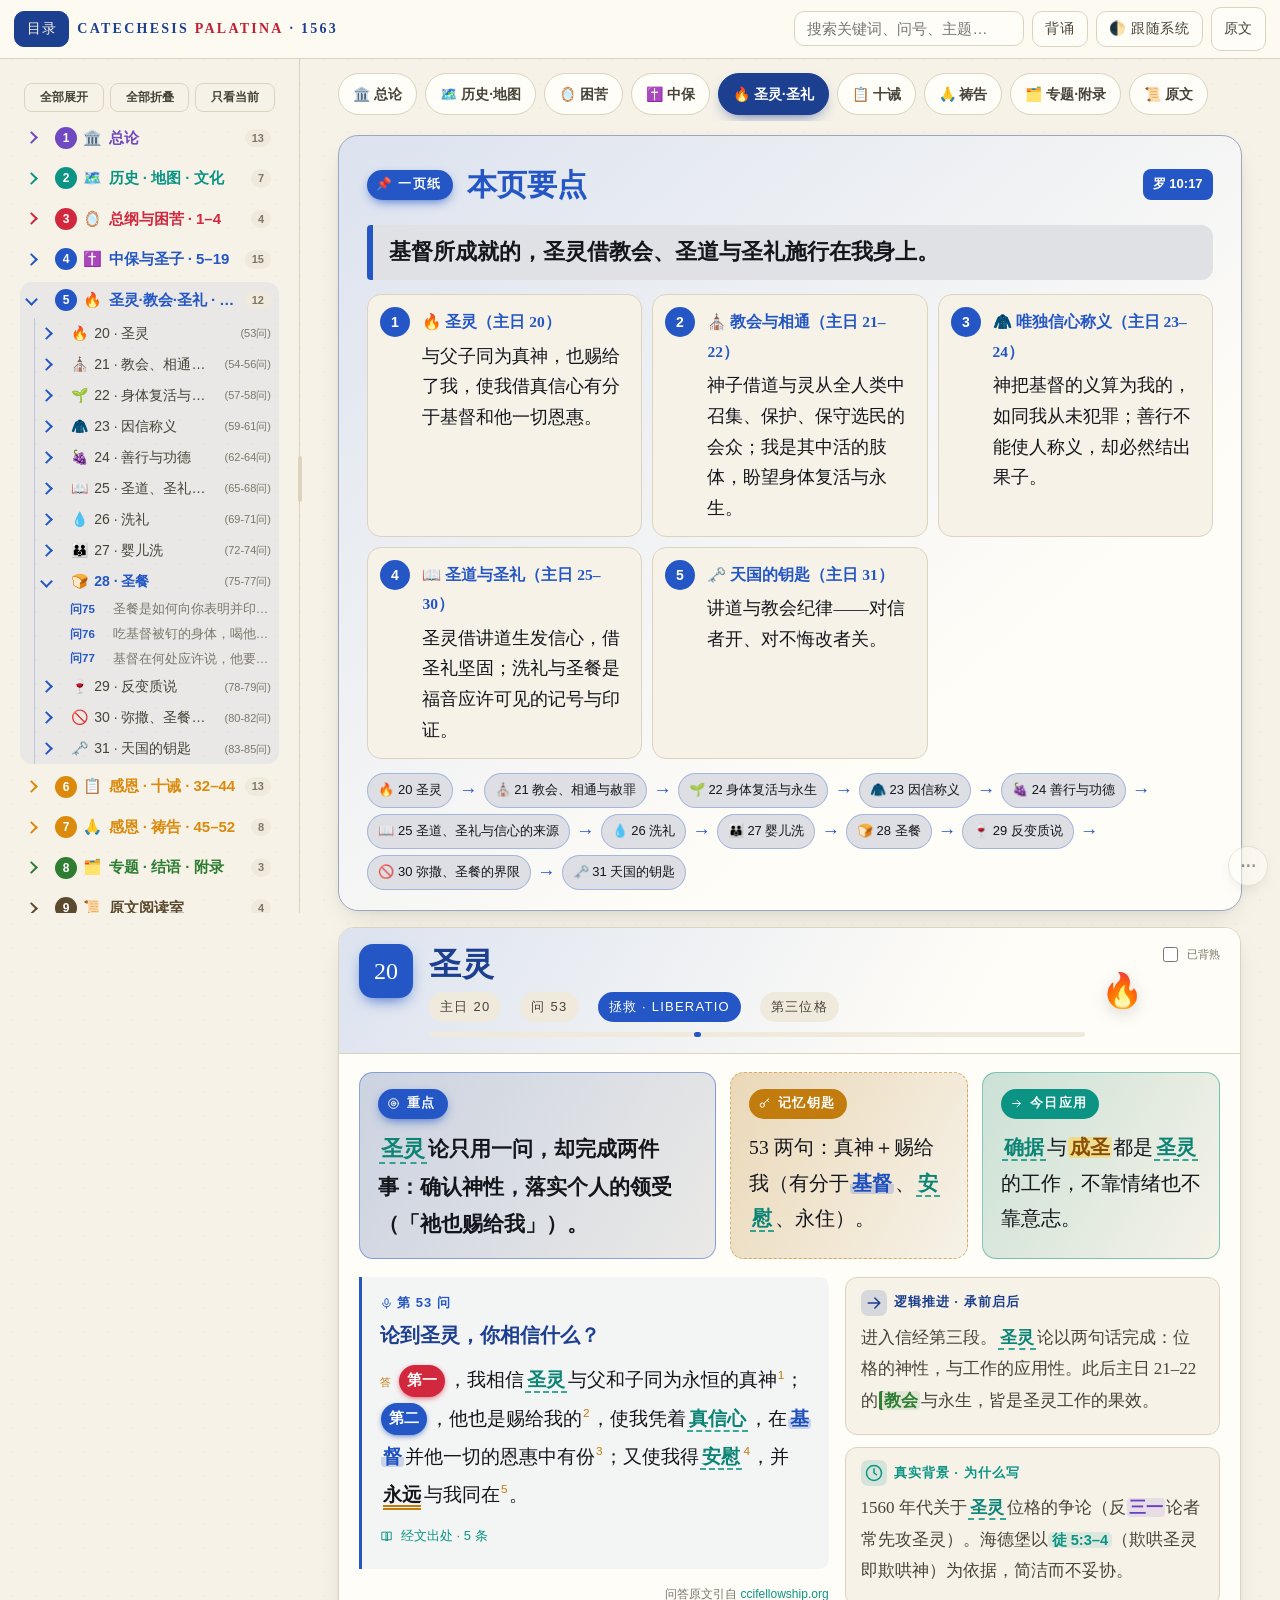
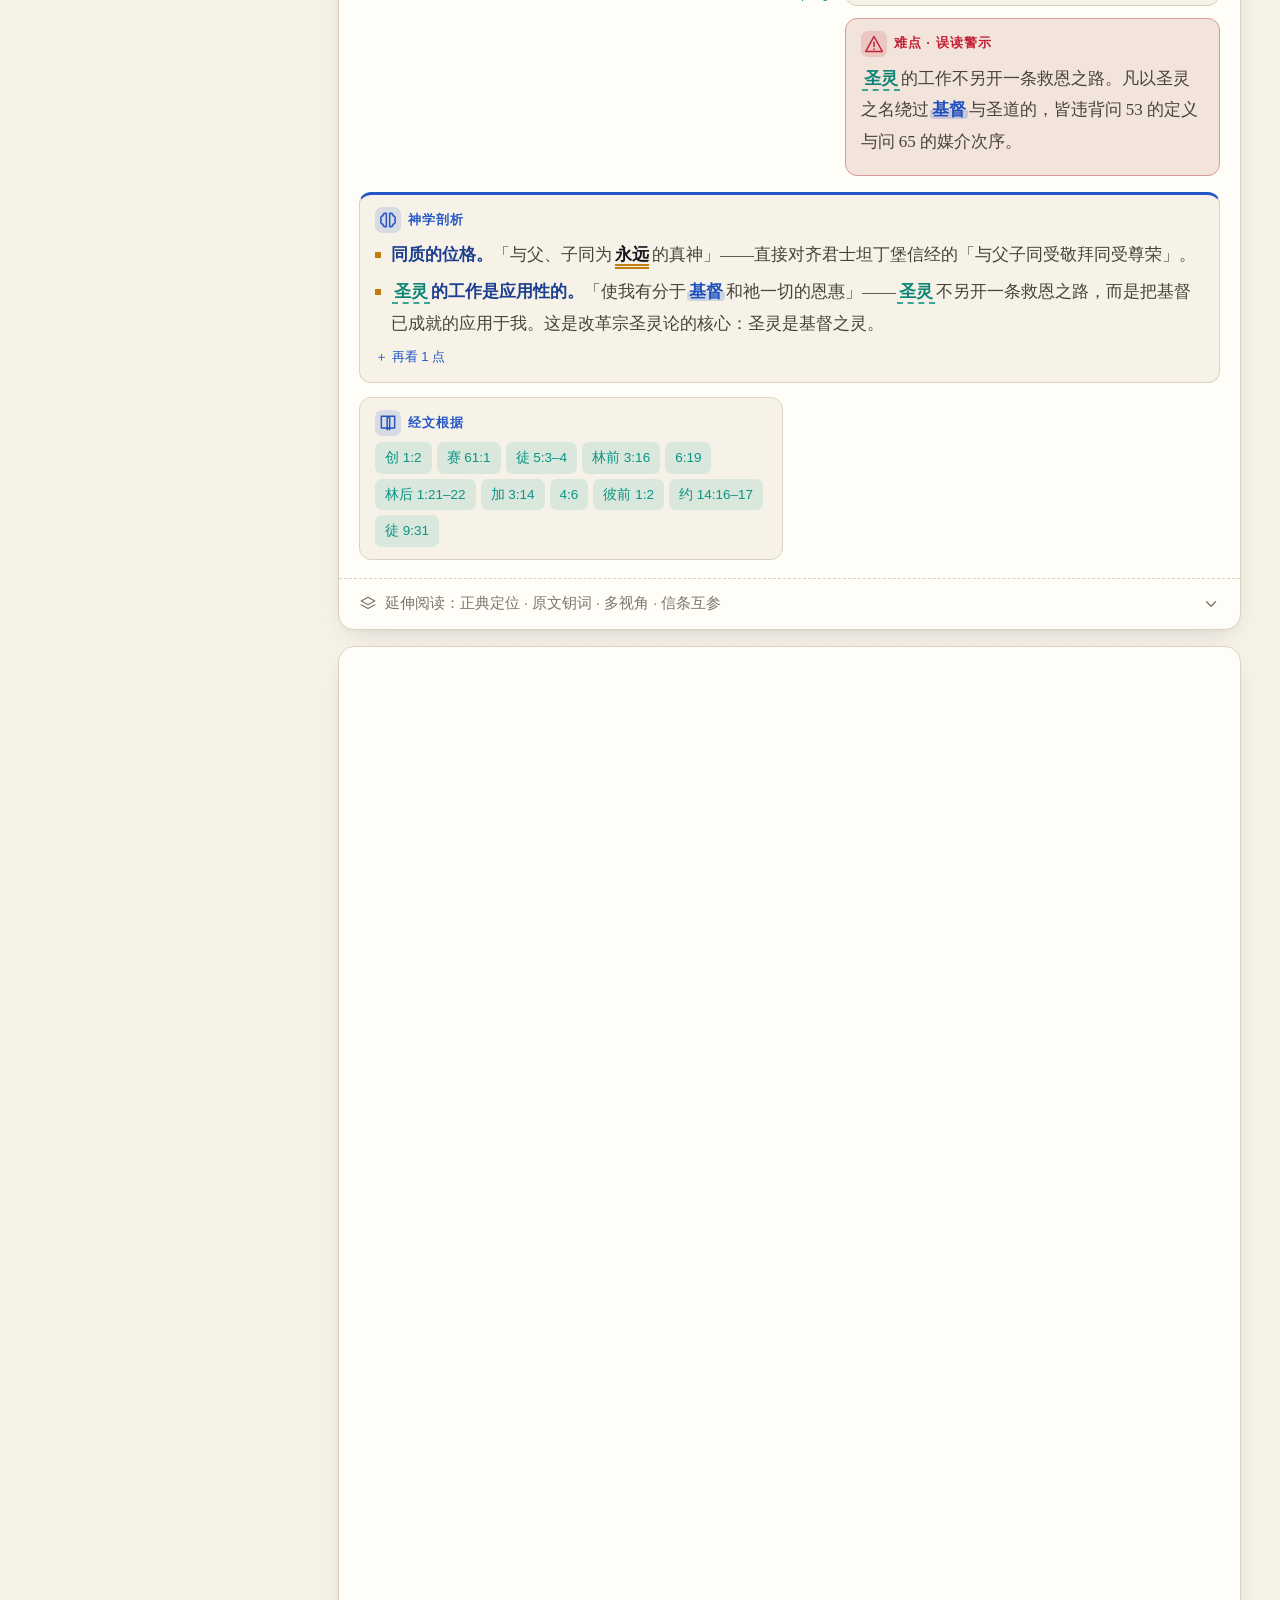
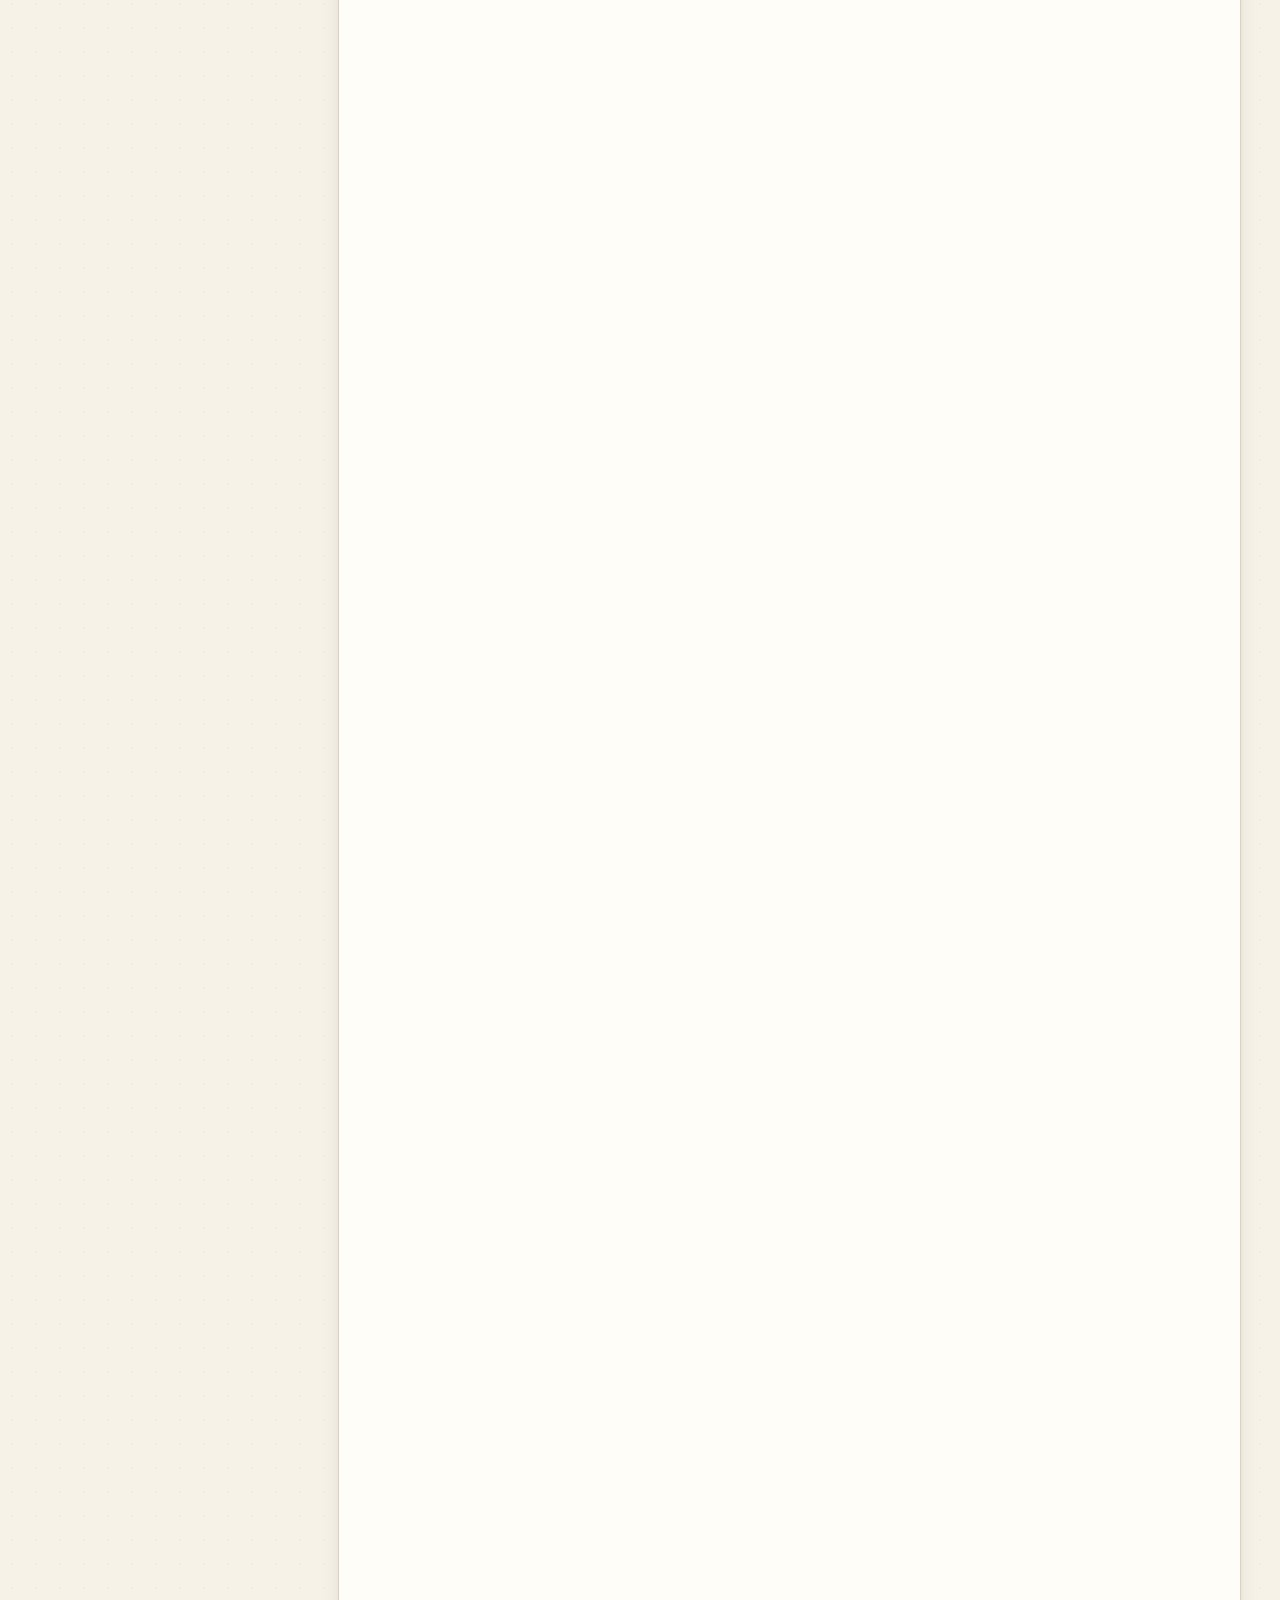
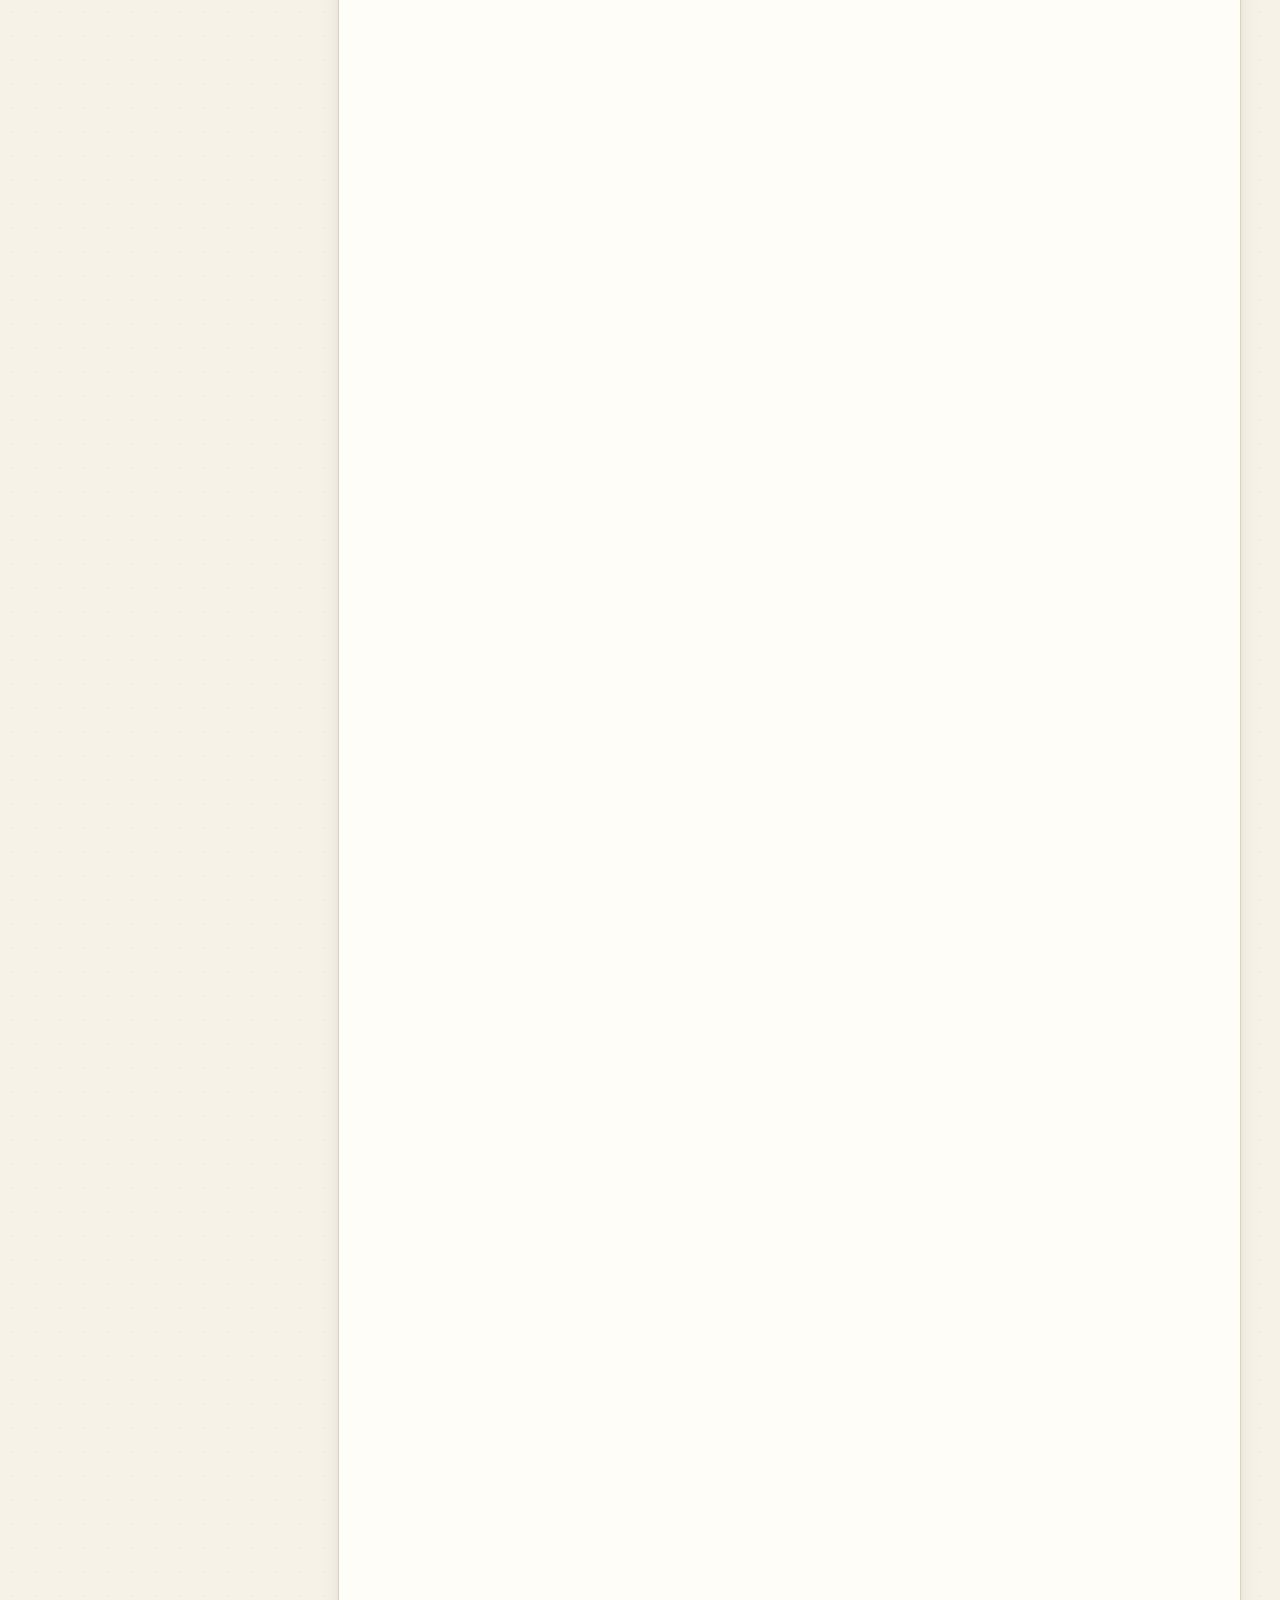
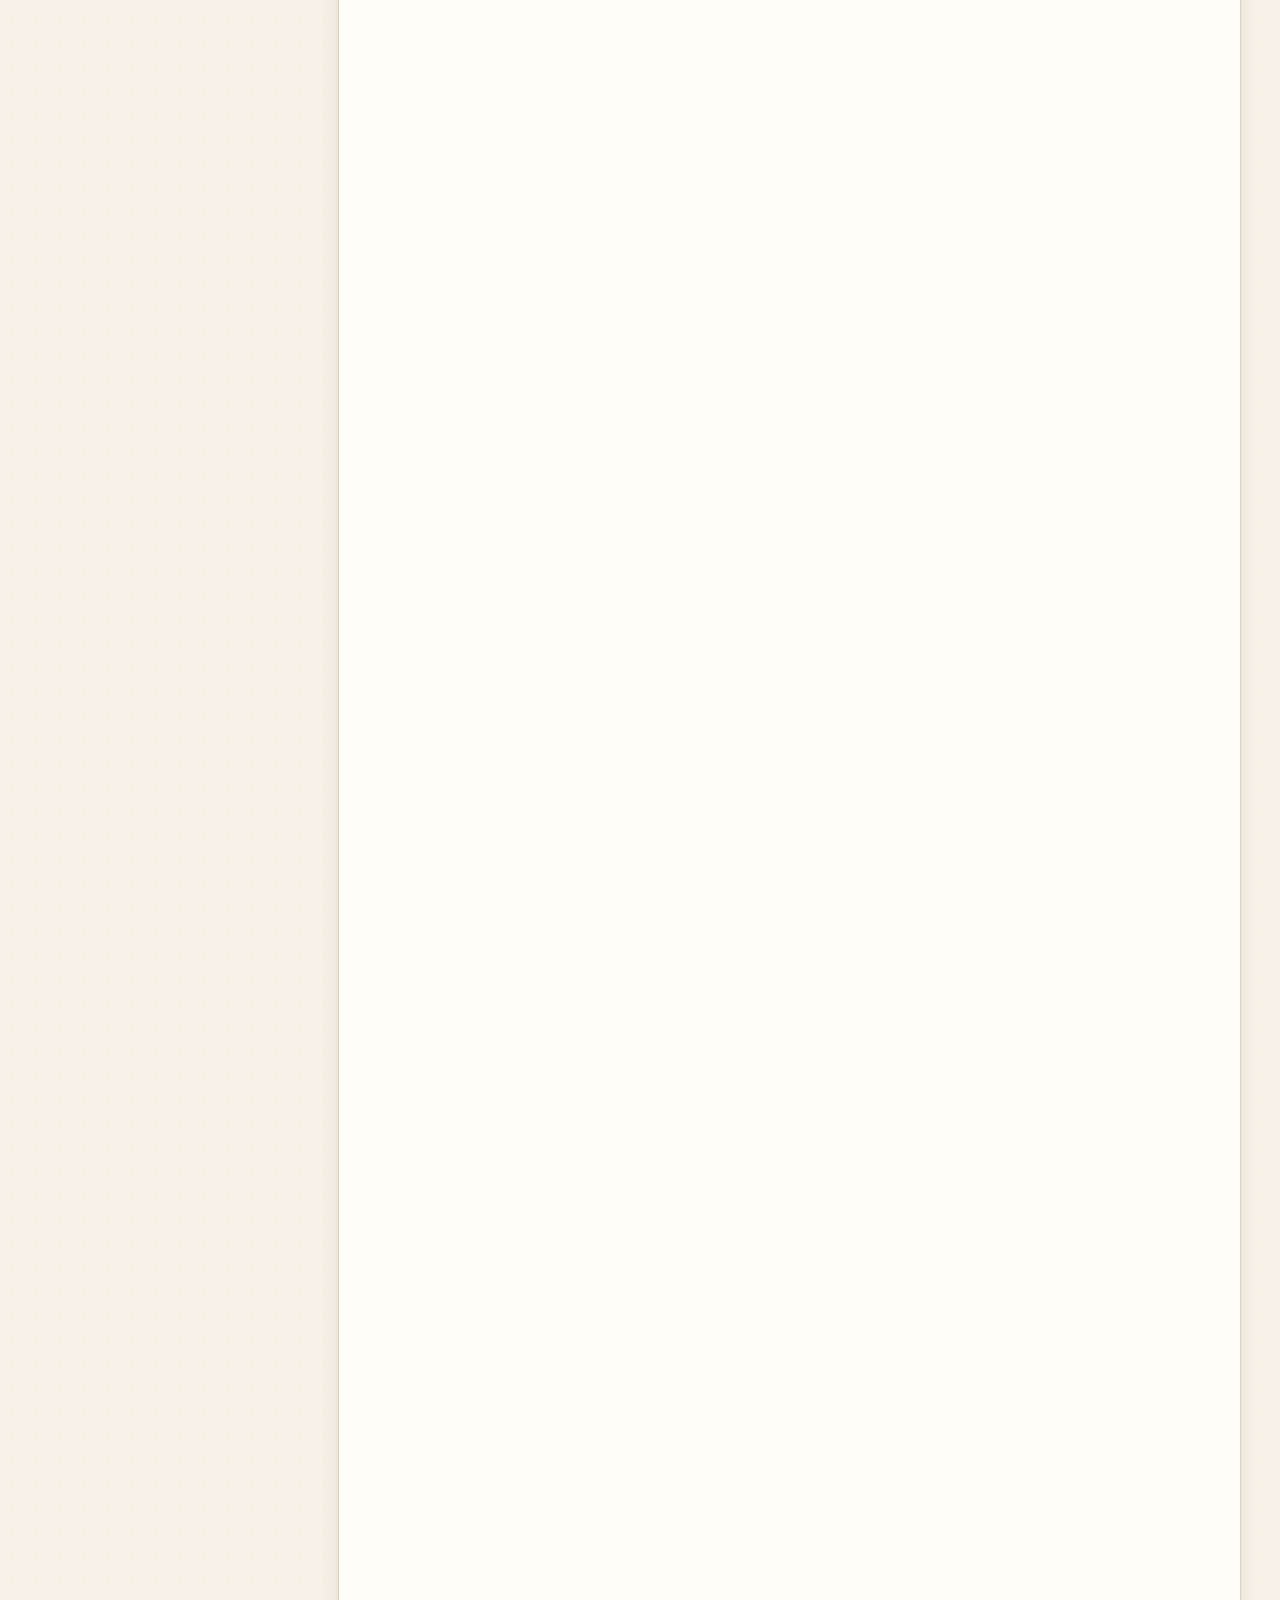
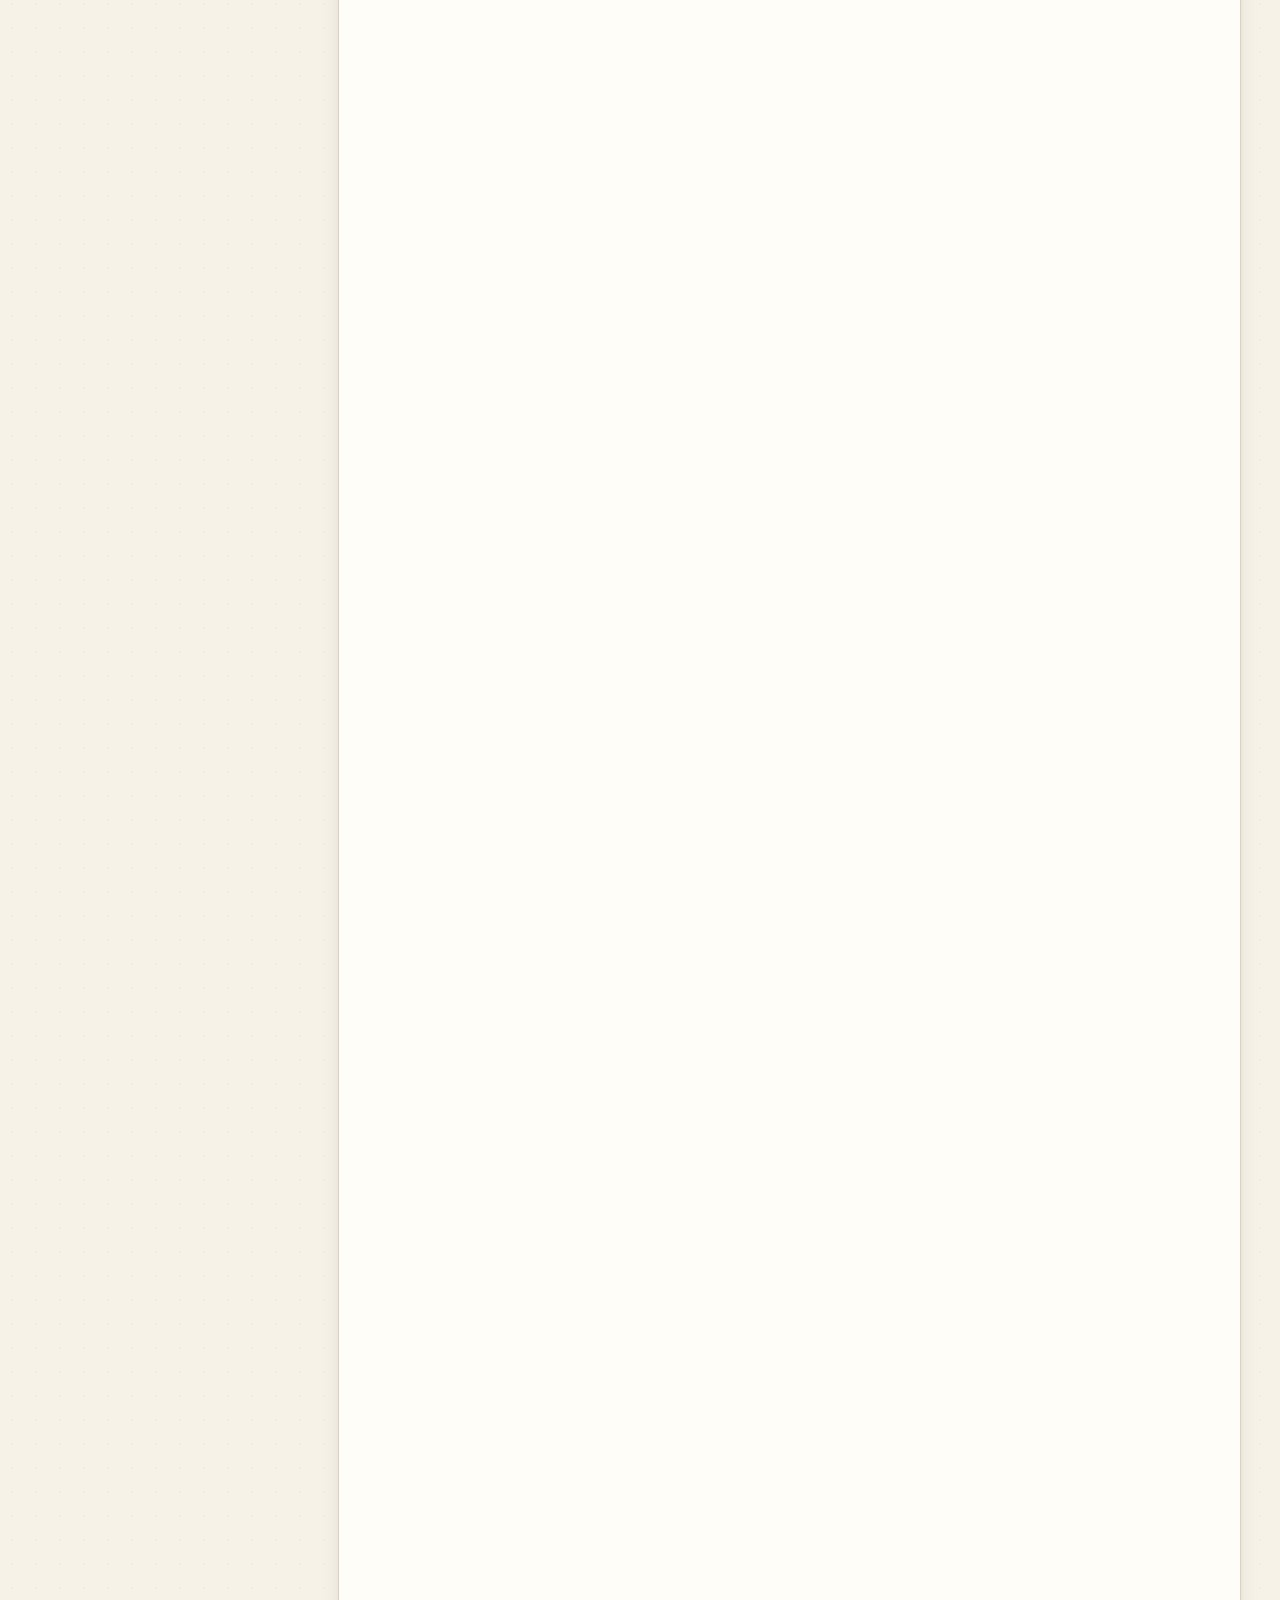
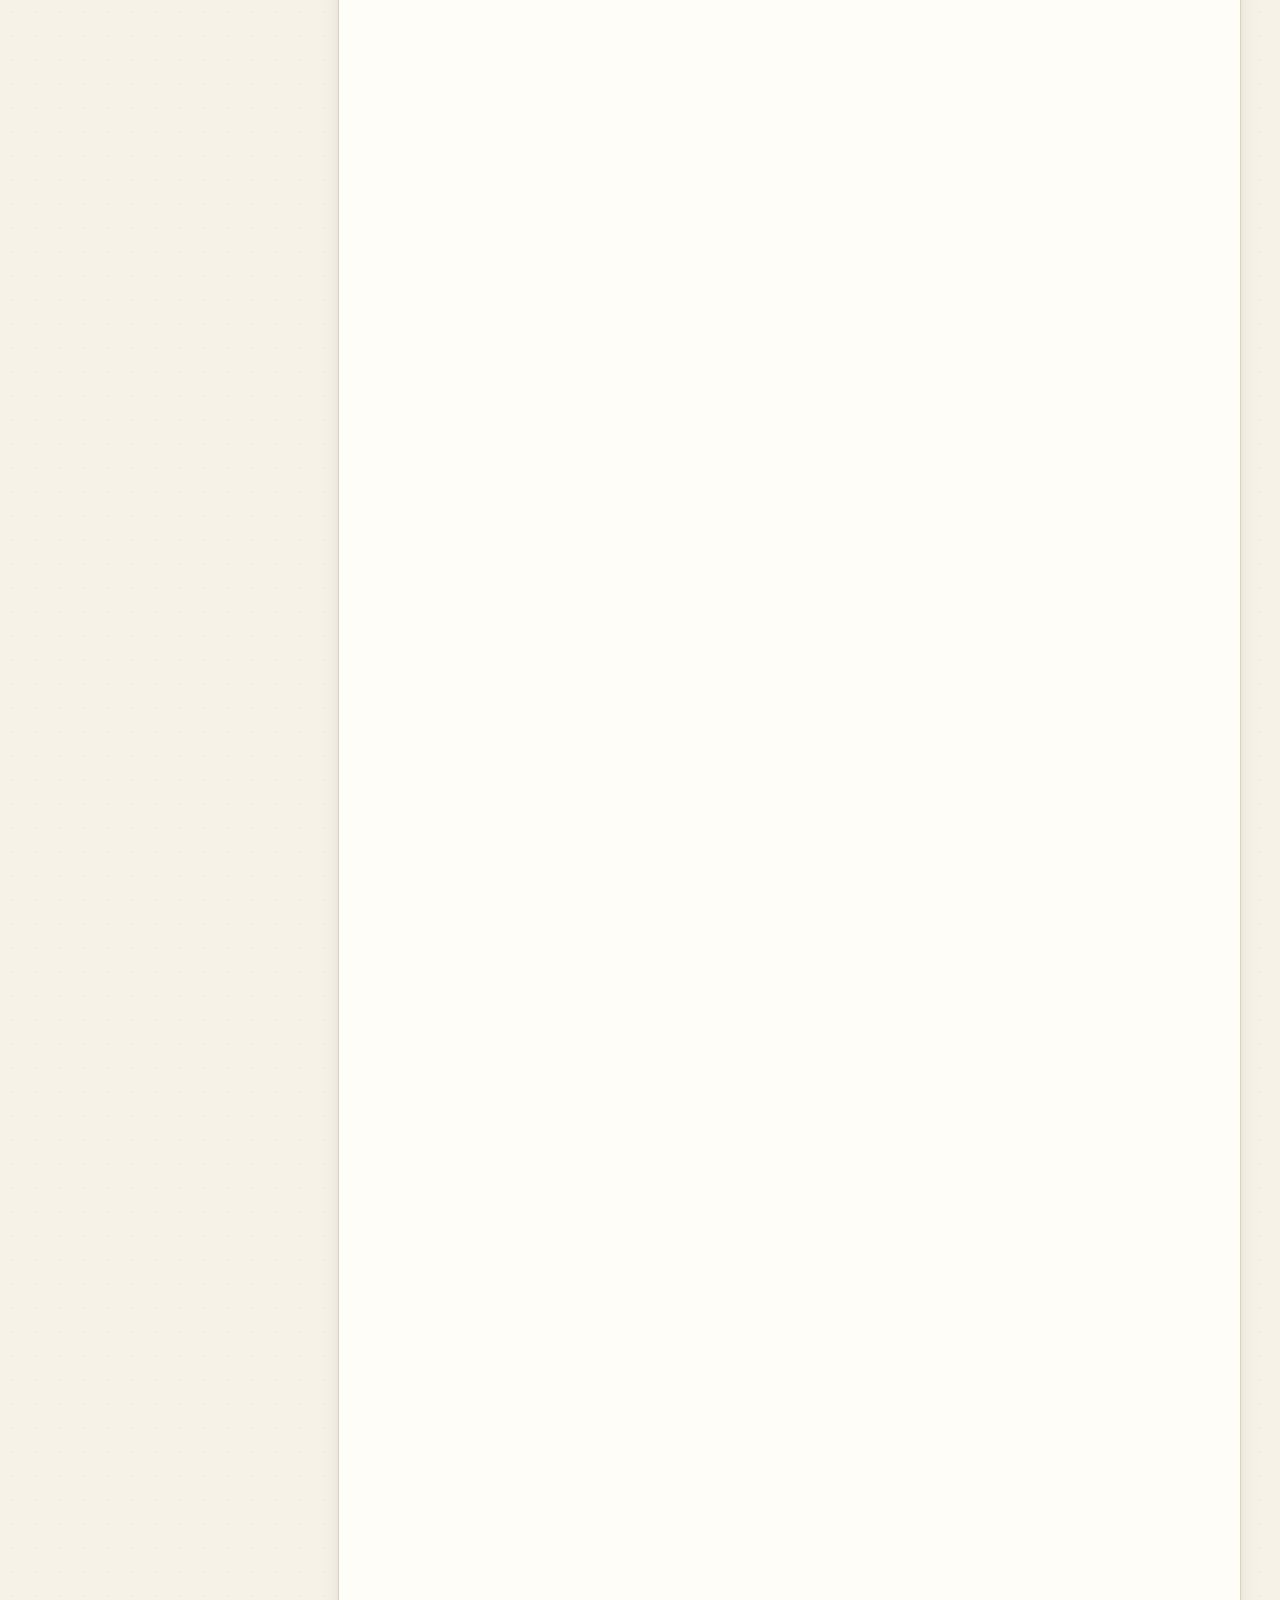
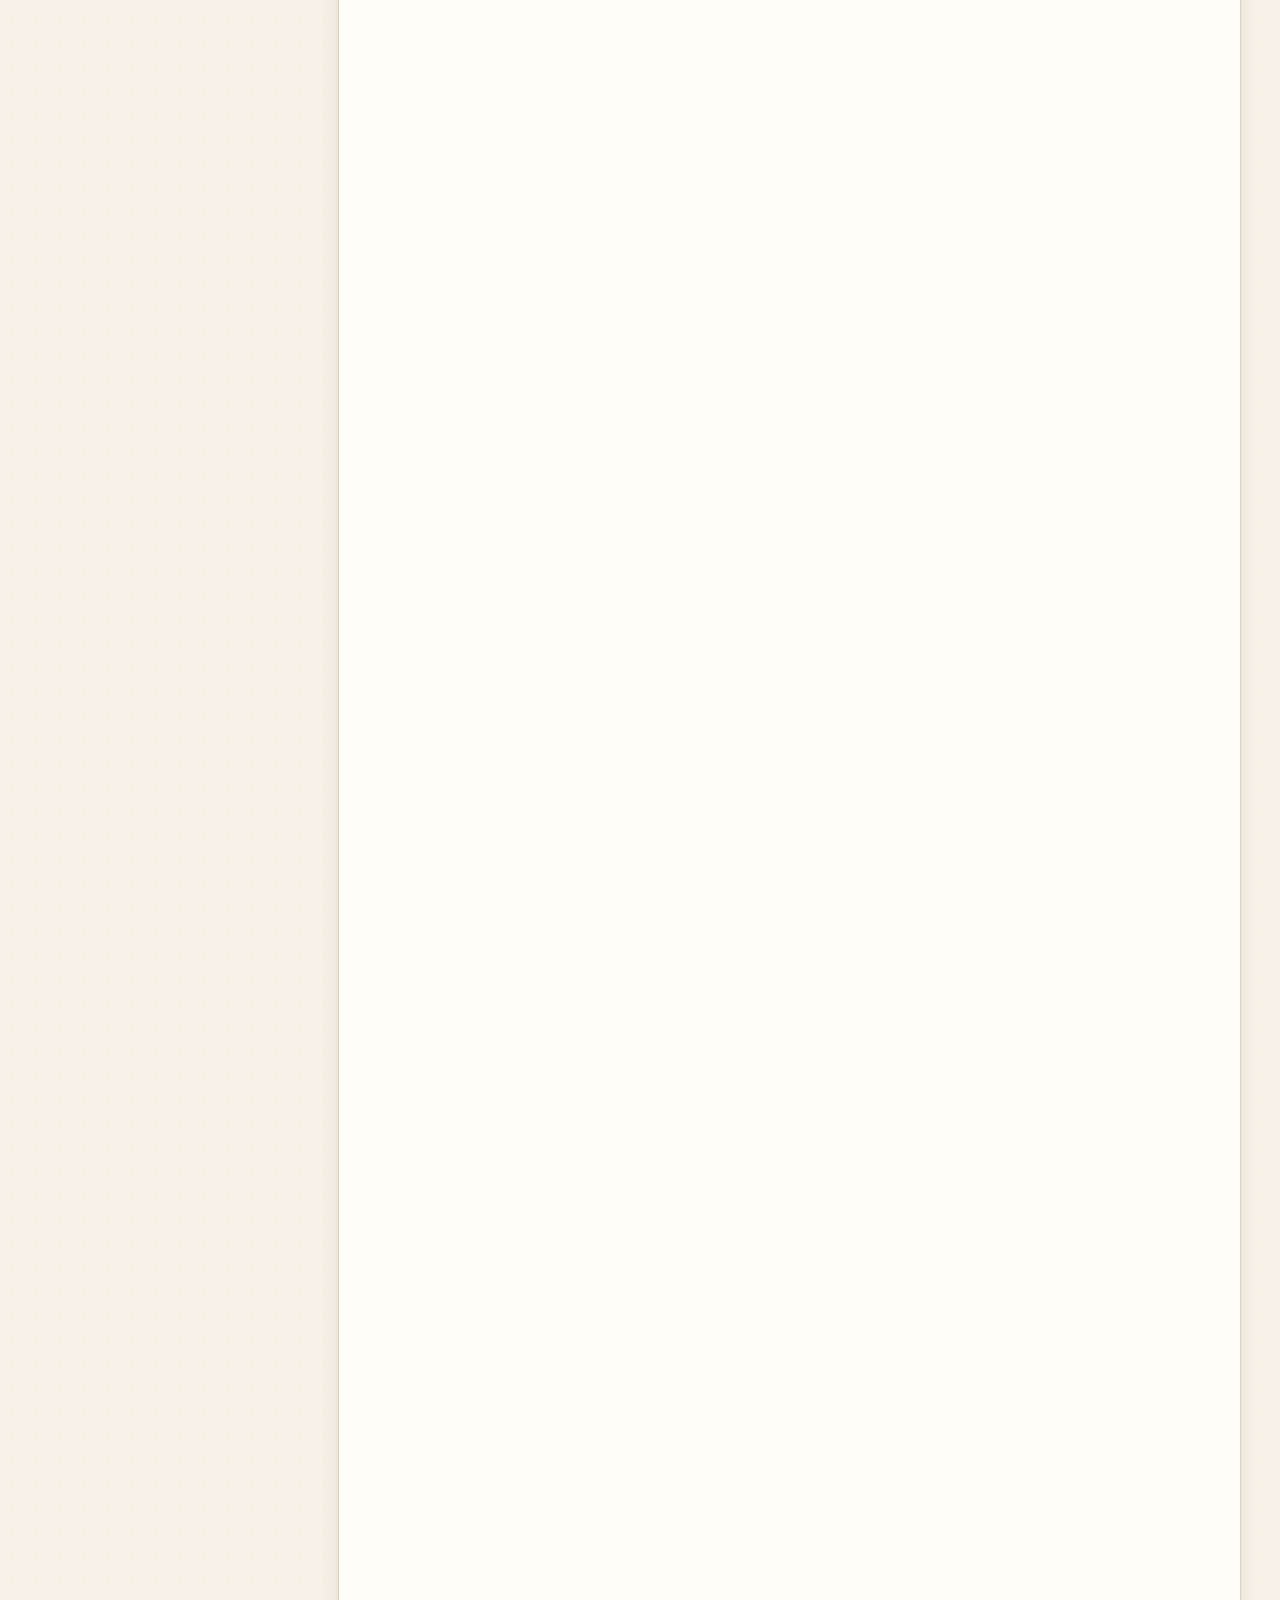
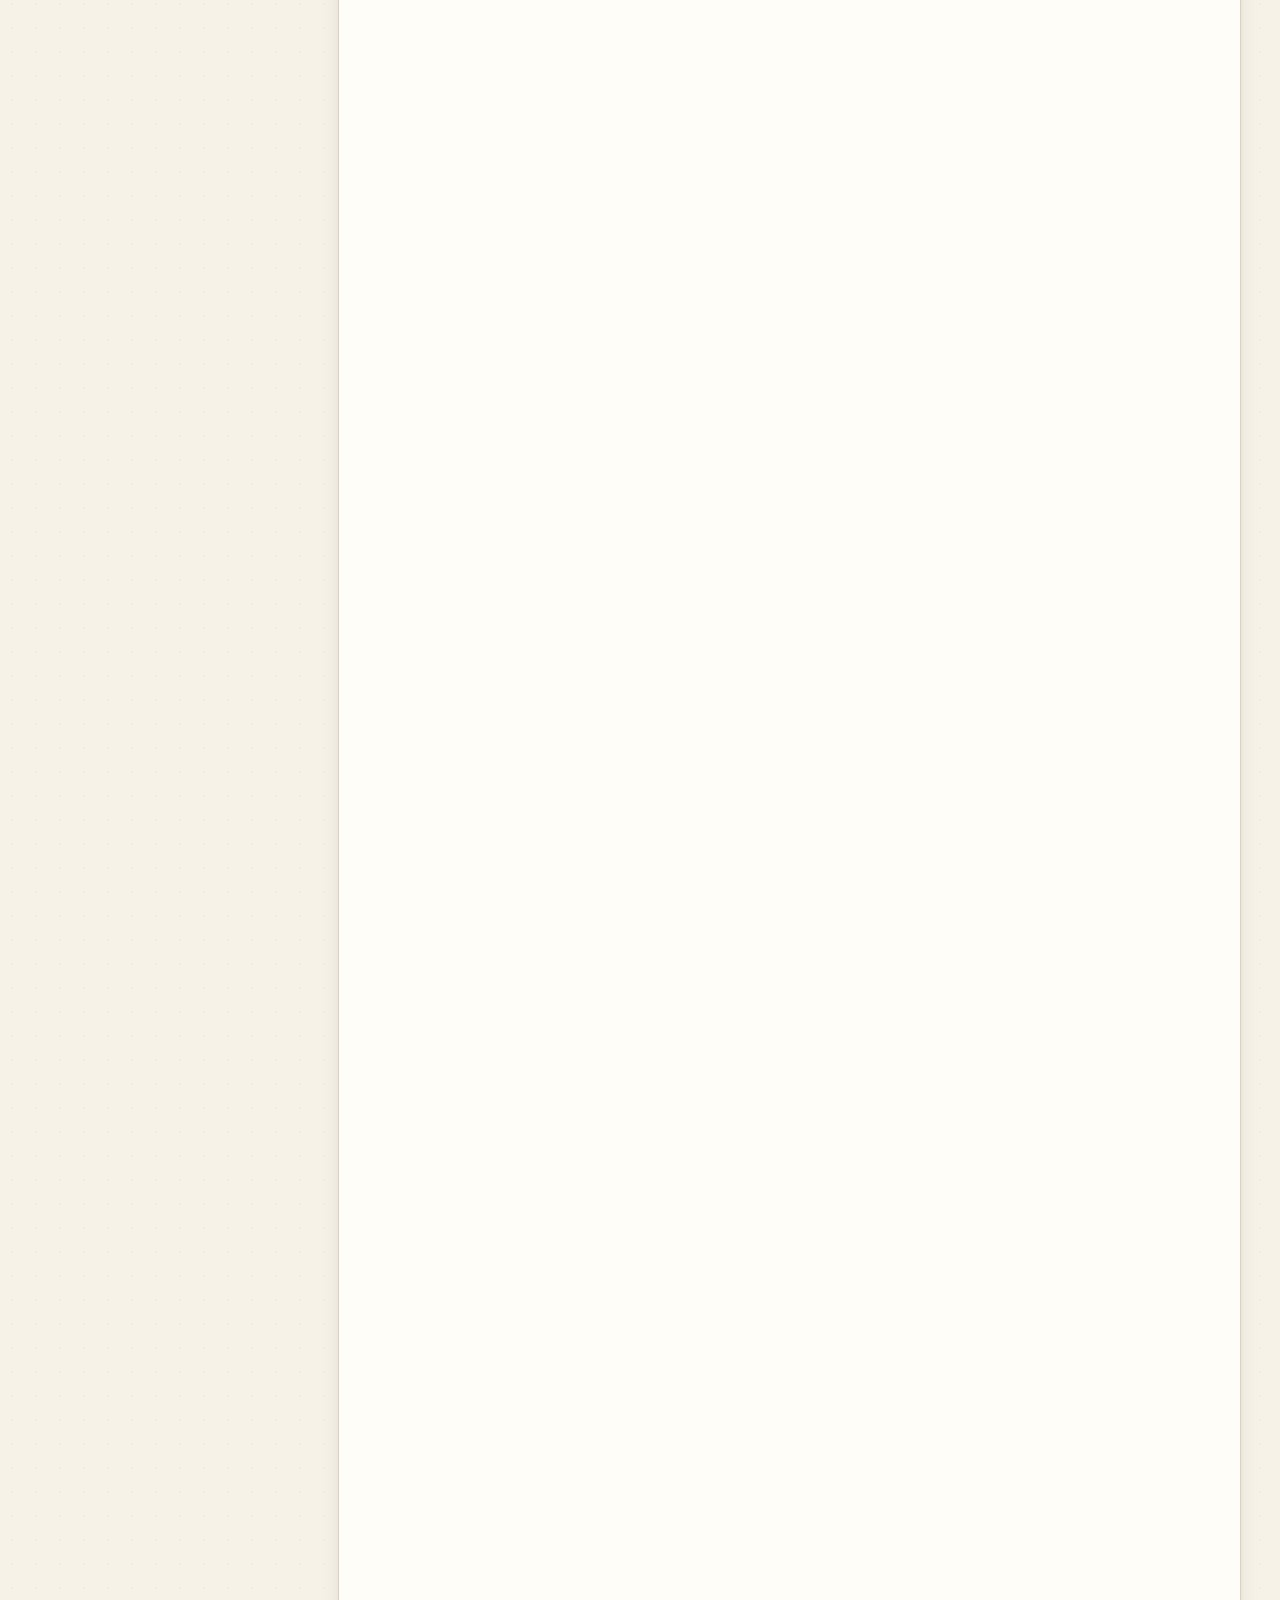
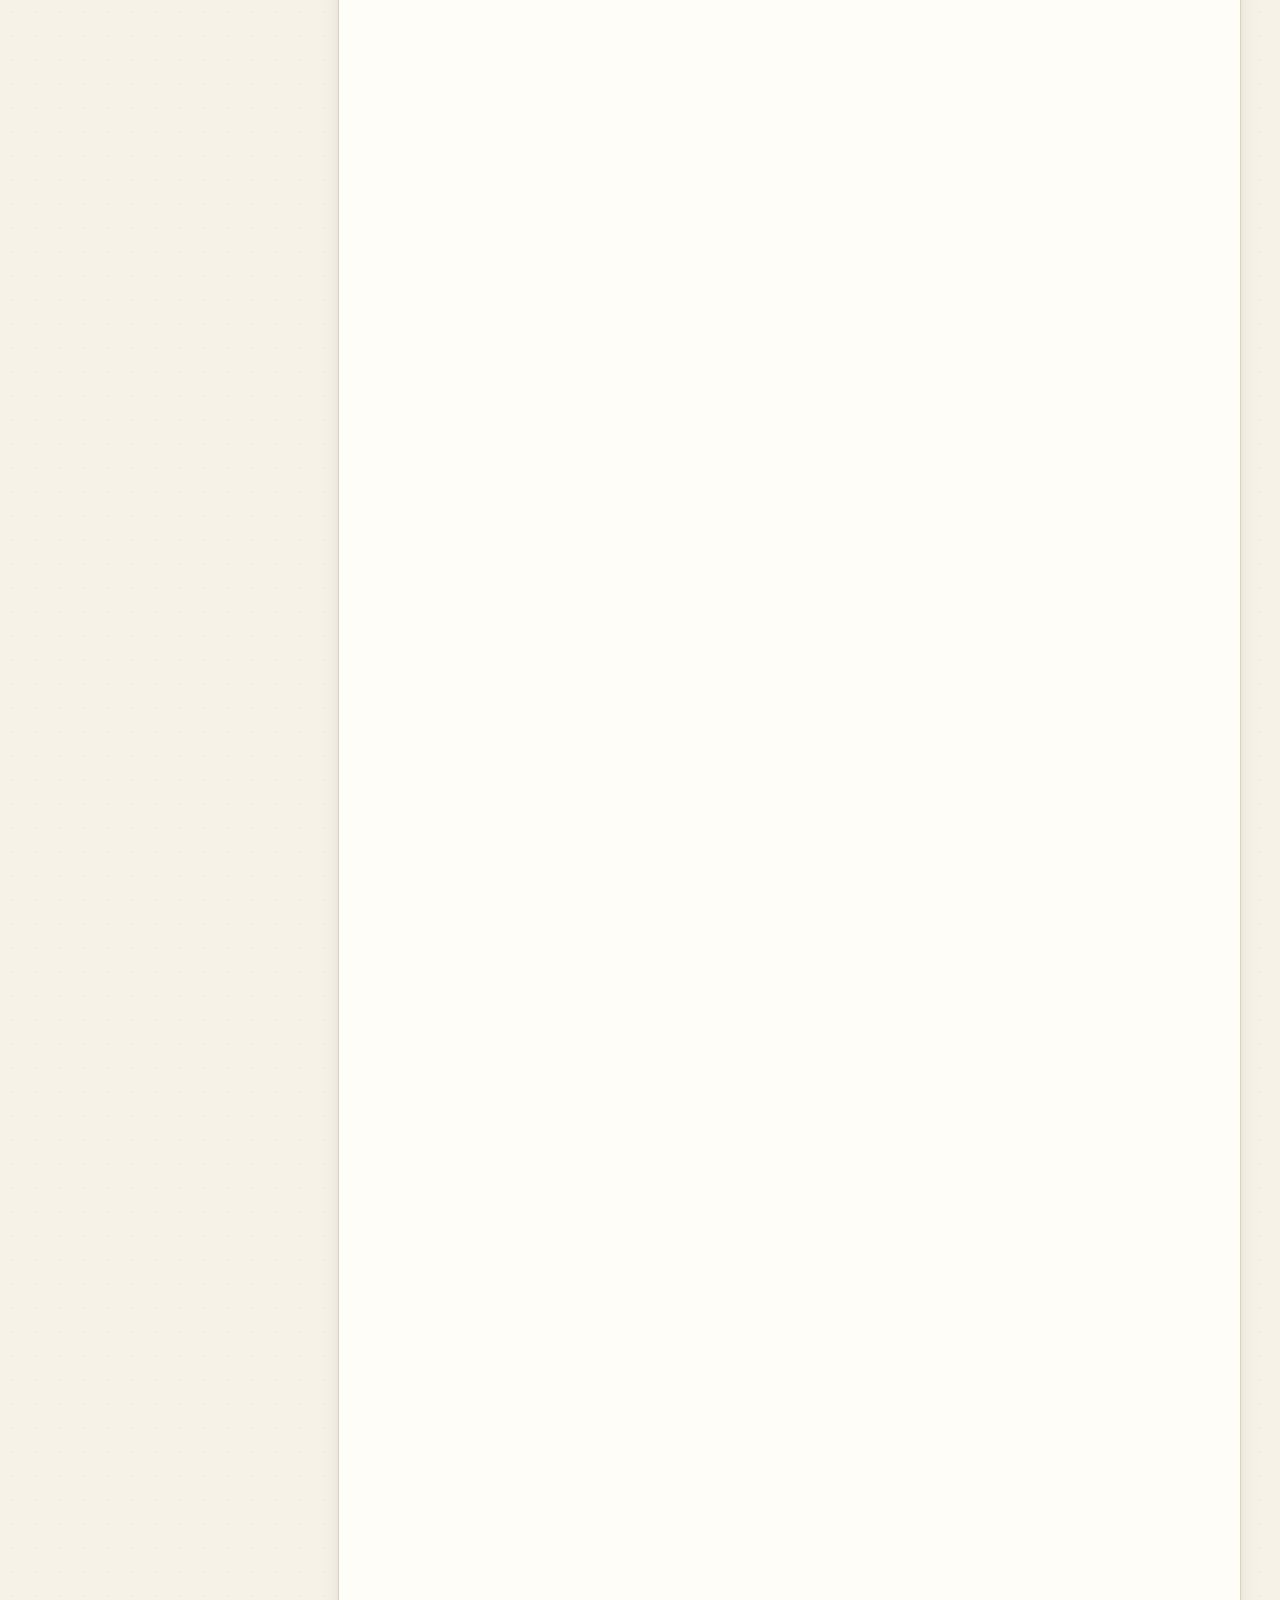
<file: p3-spirit.html>
<!DOCTYPE html><html lang="zh-Hans"><head><meta charset="utf-8"><meta name="viewport" content="width=device-width,initial-scale=1,viewport-fit=cover"><meta name="theme-color" content="#1F3864"><title>拯救 · 圣灵、教会与圣礼 · 主日 20–31 · 海德堡要理问答 52 主日</title><meta name="description" content="海德堡要理问答 129 问 52 主日全景解读：时间线、救赎史故事线、圣经神学、圣约神学、三大普世信经与三项联合信条、地图、思维导图、流程图与背诵系统。"><link rel="icon" href="data:image/svg+xml,%3Csvg xmlns=%27http://www.w3.org/2000/svg%27 viewBox=%270 0 32 32%27%3E%3Crect width=%2732%27 height=%2732%27 fill=%27%231F3864%27/%3E%3Ctext x=%2716%27 y=%2723%27 font-size=%2720%27 text-anchor=%27middle%27 fill=%27%23F6F2E8%27%3EH%3C/text%3E%3C/svg%3E"><script>if("IntersectionObserver" in window)document.documentElement.classList.add("io")</script><link rel="stylesheet" href="assets/site.css"><script type="speculationrules">{"prerender": [{"where": {"href_matches": "/*"}, "eagerness": "moderate"}], "prefetch": [{"urls": ["index.html", "history.html", "p1-misery.html", "p2-christ.html", "p4-law.html", "p5-prayer.html", "topics.html", "texts.html"], "eagerness": "eager"}]}</script></head><body><svg width="0" height="0" style="position:absolute" aria-hidden="true"><symbol id="i-book" viewBox="0 0 24 24" fill="none" stroke="currentColor" stroke-width="1.8" stroke-linecap="round" stroke-linejoin="round"><path d="M4 4h7a3 3 0 0 1 3 3v13a2 2 0 0 0-2-2H4z"/><path d="M20 4h-6a3 3 0 0 0-3 3v13a2 2 0 0 1 2-2h7z"/></symbol><symbol id="i-cross" viewBox="0 0 24 24" fill="none" stroke="currentColor" stroke-width="1.8" stroke-linecap="round" stroke-linejoin="round"><path d="M12 2v20M5 8h14"/></symbol><symbol id="i-core" viewBox="0 0 24 24" fill="none" stroke="currentColor" stroke-width="1.8" stroke-linecap="round" stroke-linejoin="round"><circle cx="12" cy="12" r="9"/><circle cx="12" cy="12" r="4"/><circle cx="12" cy="12" r="1" fill="currentColor"/></symbol><symbol id="i-flow" viewBox="0 0 24 24" fill="none" stroke="currentColor" stroke-width="1.8" stroke-linecap="round" stroke-linejoin="round"><path d="M5 12h14M13 6l6 6-6 6"/></symbol><symbol id="i-scroll" viewBox="0 0 24 24" fill="none" stroke="currentColor" stroke-width="1.8" stroke-linecap="round" stroke-linejoin="round"><path d="M8 3h11v15a3 3 0 0 1-3 3H6a3 3 0 0 1-3-3V6h5"/><path d="M8 3v13"/></symbol><symbol id="i-lang" viewBox="0 0 24 24" fill="none" stroke="currentColor" stroke-width="1.8" stroke-linecap="round" stroke-linejoin="round"><path d="M4 5h9M8.5 3v2M6 5c1 4 4 7 7 8M11 5c-1 4-4 7-7 8"/><path d="M14 21l4-9 4 9M15.5 18h5"/></symbol><symbol id="i-globe" viewBox="0 0 24 24" fill="none" stroke="currentColor" stroke-width="1.8" stroke-linecap="round" stroke-linejoin="round"><circle cx="12" cy="12" r="9"/><path d="M3 12h18M12 3a14 14 0 0 1 0 18M12 3a14 14 0 0 0 0 18"/></symbol><symbol id="i-brain" viewBox="0 0 24 24" fill="none" stroke="currentColor" stroke-width="1.8" stroke-linecap="round" stroke-linejoin="round"><path d="M9 4a3 3 0 0 0-3 3 3 3 0 0 0-2 5 3 3 0 0 0 2 5 3 3 0 0 0 3 3h1V4z"/><path d="M15 4a3 3 0 0 1 3 3 3 3 0 0 1 2 5 3 3 0 0 1-2 5 3 3 0 0 1-3 3h-1V4z"/></symbol><symbol id="i-arc" viewBox="0 0 24 24" fill="none" stroke="currentColor" stroke-width="1.8" stroke-linecap="round" stroke-linejoin="round"><path d="M3 18c4-12 14-12 18 0"/><circle cx="3" cy="18" r="1.5"/><circle cx="21" cy="18" r="1.5"/></symbol><symbol id="i-eye" viewBox="0 0 24 24" fill="none" stroke="currentColor" stroke-width="1.8" stroke-linecap="round" stroke-linejoin="round"><path d="M2 12s4-7 10-7 10 7 10 7-4 7-10 7S2 12 2 12z"/><circle cx="12" cy="12" r="3"/></symbol><symbol id="i-link" viewBox="0 0 24 24" fill="none" stroke="currentColor" stroke-width="1.8" stroke-linecap="round" stroke-linejoin="round"><path d="M10 14a4 4 0 0 0 6 0l3-3a4 4 0 0 0-6-6l-1 1"/><path d="M14 10a4 4 0 0 0-6 0l-3 3a4 4 0 0 0 6 6l1-1"/></symbol><symbol id="i-alert" viewBox="0 0 24 24" fill="none" stroke="currentColor" stroke-width="1.8" stroke-linecap="round" stroke-linejoin="round"><path d="M12 3l10 18H2z"/><path d="M12 10v5M12 18v.5"/></symbol><symbol id="i-key" viewBox="0 0 24 24" fill="none" stroke="currentColor" stroke-width="1.8" stroke-linecap="round" stroke-linejoin="round"><circle cx="8" cy="15" r="4"/><path d="M11 12l9-9M17 6l3 3"/></symbol><symbol id="i-map" viewBox="0 0 24 24" fill="none" stroke="currentColor" stroke-width="1.8" stroke-linecap="round" stroke-linejoin="round"><path d="M12 21s-7-6-7-12a7 7 0 0 1 14 0c0 6-7 12-7 12z"/><circle cx="12" cy="9" r="2.5"/></symbol><symbol id="i-clock" viewBox="0 0 24 24" fill="none" stroke="currentColor" stroke-width="1.8" stroke-linecap="round" stroke-linejoin="round"><circle cx="12" cy="12" r="9"/><path d="M12 7v5l3 2"/></symbol><symbol id="i-mic" viewBox="0 0 24 24" fill="none" stroke="currentColor" stroke-width="1.8" stroke-linecap="round" stroke-linejoin="round"><rect x="9" y="3" width="6" height="11" rx="3"/><path d="M5 11a7 7 0 0 0 14 0M12 18v3"/></symbol><symbol id="i-layers" viewBox="0 0 24 24" fill="none" stroke="currentColor" stroke-width="1.8" stroke-linecap="round" stroke-linejoin="round"><path d="M12 3l9 5-9 5-9-5z"/><path d="M3 13l9 5 9-5"/></symbol><symbol id="i-chev" viewBox="0 0 24 24" fill="none" stroke="currentColor" stroke-width="1.8" stroke-linecap="round" stroke-linejoin="round"><path d="M6 9l6 6 6-6"/></symbol></svg><div id="prog"></div><div class="topbar"><div class="tb"><button class="btn on" id="tocBtn" title="显示／隐藏目录">目录</button><div class="brand">CATECHESIS <b>PALATINA</b> · 1563</div><div class="sp"></div><div class="tbs"><input id="q" type="search" placeholder="搜索关键词、问号、主题…" aria-label="搜索"></div><button class="btn" id="drillBtn" title="遮盖答案，点按逐问自测">背诵</button><button class="btn" id="themeBtn" title="明／暗／跟随系统">主题</button><a class="btn" href="texts.html" title="信经与信条全文（ccifellowship.org 原文）">原文</a></div></div><div class="scrim"></div><div class="shell"><nav class="side"><div class="toc toc3" id="toc3"><div class="t1" style="--tc:var(--prologue)" data-f="index.html"><div class="th1"><button class="tg" type="button" aria-label="展开/折叠"></button><a class="l1" href="index.html#intro-why"><span class="n1">1</span><span class="emo">🏛️</span><span class="t">总论</span><span class="qr">13</span></a></div><div class="tb1"><div class="t2"><div class="th2"><i class="tgx"></i><a class="l2" href="index.html#intro-why" title="为什么会有这本要理问答"><span class="emo">🏰</span><span class="t">为什么会有这本要理问答</span></a></div></div><div class="t2"><div class="th2"><i class="tgx"></i><a class="l2" href="index.html#intro-frame" title="跳出框架看骨架：三重结构与三重回环"><span class="emo">🧭</span><span class="t">跳出框架看骨架：三重结构与三重回环</span></a></div></div><div class="t2"><div class="th2"><i class="tgx"></i><a class="l2" href="index.html#intro-canon" title="从整本圣经看：正典弧线上的海德堡"><span class="emo">📜</span><span class="t">从整本圣经看：正典弧线上的海德堡</span></a></div></div><div class="t2"><div class="th2"><i class="tgx"></i><a class="l2" href="index.html#bt-canon" title="圣经神学：不是证明经文，而是跟随故事"><span class="emo">📖</span><span class="t">圣经神学：不是证明经文，而是跟随故事</span></a></div></div><div class="t2"><div class="th2"><i class="tgx"></i><a class="l2" href="index.html#bt-cov" title="圣约神学：全书的语法"><span class="emo">🤝</span><span class="t">圣约神学：全书的语法</span></a></div></div><div class="t2"><div class="th2"><i class="tgx"></i><a class="l2" href="index.html#intro-compare" title="在信条家族中的位置：三大普世信经与三项联合信条"><span class="emo">🏛️</span><span class="t">在信条家族中的位置：三大普世信经与三项联合信条</span></a></div></div><div class="t2"><div class="th2"><i class="tgx"></i><a class="l2" href="index.html#creed-reader" title="信经背诵室：三大普世信经干净阅读版"><span class="emo">🎙️</span><span class="t">信经背诵室：三大普世信经干净阅读版</span></a></div></div><div class="t2"><div class="th2"><i class="tgx"></i><a class="l2" href="index.html#forms-cmp" title="三项联合信条深度对比：为什么需要三份"><span class="emo">⚖️</span><span class="t">三项联合信条深度对比：为什么需要三份</span></a></div></div><div class="t2"><div class="th2"><i class="tgx"></i><a class="l2" href="index.html#intro-method" title="释经进路：先宏观，后微观"><span class="emo">🔍</span><span class="t">释经进路：先宏观，后微观</span></a></div></div><div class="t2"><div class="th2"><i class="tgx"></i><a class="l2" href="index.html#intro-map" title="改革宗欧洲：海德堡在影响网络中的位置"><span class="emo">🗺️</span><span class="t">改革宗欧洲：海德堡在影响网络中的位置</span></a></div></div><div class="t2"><div class="th2"><i class="tgx"></i><a class="l2" href="index.html#intro-text" title="文本、版本与要理讲道传统"><span class="emo">🖋️</span><span class="t">文本、版本与要理讲道传统</span></a></div></div><div class="t2"><div class="th2"><i class="tgx"></i><a class="l2" href="index.html#compass" title="思维导图与 52 主日罗盘"><span class="emo">🧠</span><span class="t">思维导图与 52 主日罗盘</span></a></div></div><div class="t2"><div class="th2"><i class="tgx"></i><a class="l2" href="index.html#flash" title="52 主日闪卡速记"><span class="emo">🃏</span><span class="t">52 主日闪卡速记</span></a></div></div></div></div><div class="t1" style="--tc:var(--teal)" data-f="history.html"><div class="th1"><button class="tg" type="button" aria-label="展开/折叠"></button><a class="l1" href="history.html#hist-intro"><span class="n1">2</span><span class="emo">🗺️</span><span class="t">历史 · 地图 · 文化</span><span class="qr">7</span></a></div><div class="tb1"><div class="t2"><div class="th2"><i class="tgx"></i><a class="l2" href="history.html#hist-intro" title="历史 · 地图 · 文化：一部要理问答诞生的现场"><span class="emo"></span><span class="t">历史 · 地图 · 文化：一部要理问答诞生的现场</span></a></div></div><div class="t2"><div class="th2"><i class="tgx"></i><a class="l2" href="history.html#hist-scene" title="情景图：1563 年的海德堡"><span class="emo"></span><span class="t">情景图：1563 年的海德堡</span></a></div></div><div class="t2"><div class="th2"><i class="tgx"></i><a class="l2" href="history.html#hist-sunday" title="讲解图：要理问答怎样「用」——一个主日下午"><span class="emo"></span><span class="t">讲解图：要理问答怎样「用」——一个主日下午</span></a></div></div><div class="t2"><div class="th2"><i class="tgx"></i><a class="l2" href="history.html#hist-map" title="互动时间线 × 真实地图"><span class="emo"></span><span class="t">互动时间线 × 真实地图</span></a></div></div><div class="t2"><div class="th2"><i class="tgx"></i><a class="l2" href="history.html#hist-rhine" title="示意图：莱茵走廊——思想顺流北上"><span class="emo"></span><span class="t">示意图：莱茵走廊——思想顺流北上</span></a></div></div><div class="t2"><div class="th2"><i class="tgx"></i><a class="l2" href="history.html#hist-world" title="从一座城到五大洲：传播地图"><span class="emo"></span><span class="t">从一座城到五大洲：传播地图</span></a></div></div><div class="t2"><div class="th2"><i class="tgx"></i><a class="l2" href="history.html#hist-culture" title="文化区域对照：同一场改革，四种面貌"><span class="emo"></span><span class="t">文化区域对照：同一场改革，四种面貌</span></a></div></div></div></div><div class="t1" style="--tc:var(--misery)" data-f="p1-misery.html"><div class="th1"><button class="tg" type="button" aria-label="展开/折叠"></button><a class="l1" href="p1-misery.html#ld1"><span class="n1">3</span><span class="emo">🪞</span><span class="t">总纲与困苦 · 1–4</span><span class="qr">4</span></a></div><div class="tb1"><div class="t2 has"><div class="th2"><button class="tg" type="button" aria-label="展开/折叠"></button><a class="l2" href="p1-misery.html#ld1" data-n="1" title="1 · 唯一的安慰"><span class="emo">🕊️</span><span class="t">1 · 唯一的安慰</span><span class="qr">(1-2问)</span></a></div><div class="tb2"><a class="l3" href="p1-misery.html#q1" title="问1 或生或死，你唯一的安慰是什么？"><span class="no3">问1</span><span class="t">或生或死，你唯一的安慰是什么？</span></a><a class="l3" href="p1-misery.html#q2" title="问2 为了在这样的安慰中喜乐地生或死，你必须知道哪些事呢？"><span class="no3">问2</span><span class="t">为了在这样的安慰中喜乐地生或死，你必须知道哪些事呢？</span></a></div></div><div class="t2 has"><div class="th2"><button class="tg" type="button" aria-label="展开/折叠"></button><a class="l2" href="p1-misery.html#ld2" data-n="2" title="2 · 认识困苦的途径"><span class="emo">🪞</span><span class="t">2 · 认识困苦的途径</span><span class="qr">(3-5问)</span></a></div><div class="tb2"><a class="l3" href="p1-misery.html#q3" title="问3 你从何处得知你的罪恶和愁苦呢？"><span class="no3">问3</span><span class="t">你从何处得知你的罪恶和愁苦呢？</span></a><a class="l3" href="p1-misery.html#q4" title="问4 神的律法对我们有什么要求呢？"><span class="no3">问4</span><span class="t">神的律法对我们有什么要求呢？</span></a><a class="l3" href="p1-misery.html#q5" title="问5 你能完全遵守这些诫命吗？"><span class="no3">问5</span><span class="t">你能完全遵守这些诫命吗？</span></a></div></div><div class="t2 has"><div class="th2"><button class="tg" type="button" aria-label="展开/折叠"></button><a class="l2" href="p1-misery.html#ld3" data-n="3" title="3 · 创造、堕落与败坏"><span class="emo">🍎</span><span class="t">3 · 创造、堕落与败坏</span><span class="qr">(6-8问)</span></a></div><div class="tb2"><a class="l3" href="p1-misery.html#q6" title="问6 神原本就把人造得如此邪恶和悖逆吗？"><span class="no3">问6</span><span class="t">神原本就把人造得如此邪恶和悖逆吗？</span></a><a class="l3" href="p1-misery.html#q7" title="问7 那么，败坏的人性从何而来呢？"><span class="no3">问7</span><span class="t">那么，败坏的人性从何而来呢？</span></a><a class="l3" href="p1-misery.html#q8" title="问8 我们是否如此败坏，以致完全没有能力行任何的善，反倒倾向于诸般的恶呢？"><span class="no3">问8</span><span class="t">我们是否如此败坏，以致完全没有能力行任何的善，反倒倾向于诸般的恶呢？</span></a></div></div><div class="t2 has"><div class="th2"><button class="tg" type="button" aria-label="展开/折叠"></button><a class="l2" href="p1-misery.html#ld4" data-n="4" title="4 · 神的公义与怜悯"><span class="emo">⚖️</span><span class="t">4 · 神的公义与怜悯</span><span class="qr">(9-11问)</span></a></div><div class="tb2"><a class="l3" href="p1-misery.html#q9" title="问9 神在律法中要求人做他们所做不到的事，这岂不是不公平吗？"><span class="no3">问9</span><span class="t">神在律法中要求人做他们所做不到的事，这岂不是不公平吗？</span></a><a class="l3" href="p1-misery.html#q10" title="问10 神会任凭这种悖逆和反叛不受惩罚吗?"><span class="no3">问10</span><span class="t">神会任凭这种悖逆和反叛不受惩罚吗?</span></a><a class="l3" href="p1-misery.html#q11" title="问11 但是，神不也是慈爱的吗？"><span class="no3">问11</span><span class="t">但是，神不也是慈爱的吗？</span></a></div></div></div></div><div class="t1" style="--tc:var(--deliver)" data-f="p2-christ.html"><div class="th1"><button class="tg" type="button" aria-label="展开/折叠"></button><a class="l1" href="p2-christ.html#ld5"><span class="n1">4</span><span class="emo">✝️</span><span class="t">中保与圣子 · 5–19</span><span class="qr">15</span></a></div><div class="tb1"><div class="t2 has"><div class="th2"><button class="tg" type="button" aria-label="展开/折叠"></button><a class="l2" href="p2-christ.html#ld5" data-n="5" title="5 · 中保的必要与资格"><span class="emo">🌉</span><span class="t">5 · 中保的必要与资格</span><span class="qr">(12-15问)</span></a></div><div class="tb2"><a class="l3" href="p2-christ.html#q12" title="问12 既然按照神公义的审判，我们都当受到今生及永世的刑罚，那么我们怎样才能逃脱这刑罚，并再次蒙神恩宠呢？"><span class="no3">问12</span><span class="t">既然按照神公义的审判，我们都当受到今生及永世的刑罚，那么我们怎样才能逃脱这刑罚，并再次蒙神恩宠呢？</span></a><a class="l3" href="p2-christ.html#q13" title="问13 我们自己能够偿还这罪债吗？"><span class="no3">问13</span><span class="t">我们自己能够偿还这罪债吗？</span></a><a class="l3" href="p2-christ.html#q14" title="问14 有没有其他受造物能替我们赎罪呢？"><span class="no3">问14</span><span class="t">有没有其他受造物能替我们赎罪呢？</span></a><a class="l3" href="p2-christ.html#q15" title="问15 那么，人必须寻求一位怎样的中保和救赎者呢？"><span class="no3">问15</span><span class="t">那么，人必须寻求一位怎样的中保和救赎者呢？</span></a></div></div><div class="t2 has"><div class="th2"><button class="tg" type="button" aria-label="展开/折叠"></button><a class="l2" href="p2-christ.html#ld6" data-n="6" title="6 · 这中保是谁"><span class="emo">👑</span><span class="t">6 · 这中保是谁</span><span class="qr">(16-19问)</span></a></div><div class="tb2"><a class="l3" href="p2-christ.html#q16" title="问16 为什么他必须是真人，且是无罪的人？"><span class="no3">问16</span><span class="t">为什么他必须是真人，且是无罪的人？</span></a><a class="l3" href="p2-christ.html#q17" title="问17 为什么他必须同时是真神呢？"><span class="no3">问17</span><span class="t">为什么他必须同时是真神呢？</span></a><a class="l3" href="p2-christ.html#q18" title="问18 那么，谁是那位中保，既是真神，同时又是真实而无罪的人呢？"><span class="no3">问18</span><span class="t">那么，谁是那位中保，既是真神，同时又是真实而无罪的人呢？</span></a><a class="l3" href="p2-christ.html#q19" title="问19 你从哪里得知这事呢？"><span class="no3">问19</span><span class="t">你从哪里得知这事呢？</span></a></div></div><div class="t2 has"><div class="th2"><button class="tg" type="button" aria-label="展开/折叠"></button><a class="l2" href="p2-christ.html#ld7" data-n="7" title="7 · 真信心与使徒信经"><span class="emo">🔑</span><span class="t">7 · 真信心与使徒信经</span><span class="qr">(20-23问)</span></a></div><div class="tb2"><a class="l3" href="p2-christ.html#q20" title="问20 因着亚当，众人都灭亡了。那么是否藉着基督，众人都得救了呢？"><span class="no3">问20</span><span class="t">因着亚当，众人都灭亡了。那么是否藉着基督，众人都得救了呢？</span></a><a class="l3" href="p2-christ.html#q21" title="问21 什么是真信心？"><span class="no3">问21</span><span class="t">什么是真信心？</span></a><a class="l3" href="p2-christ.html#q22" title="问22 那么，基督徒必须相信什么？"><span class="no3">问22</span><span class="t">那么，基督徒必须相信什么？</span></a><a class="l3" href="p2-christ.html#q23" title="问23 这一信经包括哪些内容？"><span class="no3">问23</span><span class="t">这一信经包括哪些内容？</span></a></div></div><div class="t2 has"><div class="th2"><button class="tg" type="button" aria-label="展开/折叠"></button><a class="l2" href="p2-christ.html#ld8" data-n="8" title="8 · 三位一体"><span class="emo">🔺</span><span class="t">8 · 三位一体</span><span class="qr">(24-25问)</span></a></div><div class="tb2"><a class="l3" href="p2-christ.html#q24" title="问24 这一信经是怎样划分的呢？"><span class="no3">问24</span><span class="t">这一信经是怎样划分的呢？</span></a><a class="l3" href="p2-christ.html#q25" title="问25 既然神只有一位1，那么你为什么说有三位，即圣父、圣子和圣灵呢？"><span class="no3">问25</span><span class="t">既然神只有一位1，那么你为什么说有三位，即圣父、圣子和圣灵呢？</span></a></div></div><div class="t2 has"><div class="th2"><button class="tg" type="button" aria-label="展开/折叠"></button><a class="l2" href="p2-christ.html#ld9" data-n="9" title="9 · 圣父与创造"><span class="emo">🌍</span><span class="t">9 · 圣父与创造</span><span class="qr">(26问)</span></a></div><div class="tb2"><a class="l3" href="p2-christ.html#q26" title="问26 当你宣告“我信神，全能的父，创造天地的主”时，你相信什么？"><span class="no3">问26</span><span class="t">当你宣告“我信神，全能的父，创造天地的主”时，你相信什么？</span></a></div></div><div class="t2 has"><div class="th2"><button class="tg" type="button" aria-label="展开/折叠"></button><a class="l2" href="p2-christ.html#ld10" data-n="10" title="10 · 神的护理"><span class="emo">🌧️</span><span class="t">10 · 神的护理</span><span class="qr">(27-28问)</span></a></div><div class="tb2"><a class="l3" href="p2-christ.html#q27" title="问27 你如何理解“神的护理”？"><span class="no3">问27</span><span class="t">你如何理解“神的护理”？</span></a><a class="l3" href="p2-christ.html#q28" title="问28 知道神创造万有并且仍护理、托住万有对我们有何益处呢？"><span class="no3">问28</span><span class="t">知道神创造万有并且仍护理、托住万有对我们有何益处呢？</span></a></div></div><div class="t2 has"><div class="th2"><button class="tg" type="button" aria-label="展开/折叠"></button><a class="l2" href="p2-christ.html#ld11" data-n="11" title="11 · 耶稣这名"><span class="emo">✝️</span><span class="t">11 · 耶稣这名</span><span class="qr">(29-30问)</span></a></div><div class="tb2"><a class="l3" href="p2-christ.html#q29" title="问29 为什么神的儿子被称为“耶稣”，即救主呢？"><span class="no3">问29</span><span class="t">为什么神的儿子被称为“耶稣”，即救主呢？</span></a><a class="l3" href="p2-christ.html#q30" title="问30 那些从圣徒身上、从自身或从别处寻找拯救或福乐的人，也信独一的救主耶稣吗？"><span class="no3">问30</span><span class="t">那些从圣徒身上、从自身或从别处寻找拯救或福乐的人，也信独一的救主耶稣吗？</span></a></div></div><div class="t2 has"><div class="th2"><button class="tg" type="button" aria-label="展开/折叠"></button><a class="l2" href="p2-christ.html#ld12" data-n="12" title="12 · 基督三职与信徒的受膏"><span class="emo">🫒</span><span class="t">12 · 基督三职与信徒的受膏</span><span class="qr">(31-32问)</span></a></div><div class="tb2"><a class="l3" href="p2-christ.html#q31" title="问31 为什么称他为“基督”，即受膏者呢？"><span class="no3">问31</span><span class="t">为什么称他为“基督”，即受膏者呢？</span></a><a class="l3" href="p2-christ.html#q32" title="问32 为什么你被称为基督徒呢？"><span class="no3">问32</span><span class="t">为什么你被称为基督徒呢？</span></a></div></div><div class="t2 has"><div class="th2"><button class="tg" type="button" aria-label="展开/折叠"></button><a class="l2" href="p2-christ.html#ld13" data-n="13" title="13 · 独生子与我们的主"><span class="emo">👶</span><span class="t">13 · 独生子与我们的主</span><span class="qr">(33-34问)</span></a></div><div class="tb2"><a class="l3" href="p2-christ.html#q33" title="问33 既然我们也是神的儿女，为什么基督还被称为神的独生子呢？"><span class="no3">问33</span><span class="t">既然我们也是神的儿女，为什么基督还被称为神的独生子呢？</span></a><a class="l3" href="p2-christ.html#q34" title="问34 你为什么称他为“我们的主”呢？"><span class="no3">问34</span><span class="t">你为什么称他为“我们的主”呢？</span></a></div></div><div class="t2 has"><div class="th2"><button class="tg" type="button" aria-label="展开/折叠"></button><a class="l2" href="p2-christ.html#ld14" data-n="14" title="14 · 道成肉身"><span class="emo">🌟</span><span class="t">14 · 道成肉身</span><span class="qr">(35-36问)</span></a></div><div class="tb2"><a class="l3" href="p2-christ.html#q35" title="问35 你宣告说“因圣灵感孕，从童贞女马利亚所生”，这句话是什么意思？"><span class="no3">问35</span><span class="t">你宣告说“因圣灵感孕，从童贞女马利亚所生”，这句话是什么意思？</span></a><a class="l3" href="p2-christ.html#q36" title="问36 基督因圣灵感孕而生对你有什么益处呢？"><span class="no3">问36</span><span class="t">基督因圣灵感孕而生对你有什么益处呢？</span></a></div></div><div class="t2 has"><div class="th2"><button class="tg" type="button" aria-label="展开/折叠"></button><a class="l2" href="p2-christ.html#ld15" data-n="15" title="15 · 受苦、彼拉多与十字架"><span class="emo">🩸</span><span class="t">15 · 受苦、彼拉多与十字架</span><span class="qr">(37-39问)</span></a></div><div class="tb2"><a class="l3" href="p2-christ.html#q37" title="问37 你如何理解他“受难”？"><span class="no3">问37</span><span class="t">你如何理解他“受难”？</span></a><a class="l3" href="p2-christ.html#q38" title="问38 为什么基督在“本丢·彼拉多手下受难”？"><span class="no3">问38</span><span class="t">为什么基督在“本丢·彼拉多手下受难”？</span></a><a class="l3" href="p2-christ.html#q39" title="问39 基督被钉死在十字架上，而非以其他方式受死有什么特殊意义吗？"><span class="no3">问39</span><span class="t">基督被钉死在十字架上，而非以其他方式受死有什么特殊意义吗？</span></a></div></div><div class="t2 has"><div class="th2"><button class="tg" type="button" aria-label="展开/折叠"></button><a class="l2" href="p2-christ.html#ld16" data-n="16" title="16 · 死、埋葬与降在阴间"><span class="emo">⚰️</span><span class="t">16 · 死、埋葬与降在阴间</span><span class="qr">(40-44问)</span></a></div><div class="tb2"><a class="l3" href="p2-christ.html#q40" title="问40 基督为什么必须自己卑微， 以至于死呢？"><span class="no3">问40</span><span class="t">基督为什么必须自己卑微， 以至于死呢？</span></a><a class="l3" href="p2-christ.html#q41" title="问41 为什么耶稣要被“埋葬”呢？"><span class="no3">问41</span><span class="t">为什么耶稣要被“埋葬”呢？</span></a><a class="l3" href="p2-christ.html#q42" title="问42 既然基督已经为我们死了，为什么我们还必须死呢？"><span class="no3">问42</span><span class="t">既然基督已经为我们死了，为什么我们还必须死呢？</span></a><a class="l3" href="p2-christ.html#q43" title="问43 从基督在十字架上的献祭和受死，我们还得到了哪些益处呢？"><span class="no3">问43</span><span class="t">从基督在十字架上的献祭和受死，我们还得到了哪些益处呢？</span></a><a class="l3" href="p2-christ.html#q44" title="问44 为什么加上“降在阴间”这句话呢？"><span class="no3">问44</span><span class="t">为什么加上“降在阴间”这句话呢？</span></a></div></div><div class="t2 has"><div class="th2"><button class="tg" type="button" aria-label="展开/折叠"></button><a class="l2" href="p2-christ.html#ld17" data-n="17" title="17 · 复活"><span class="emo">🌅</span><span class="t">17 · 复活</span><span class="qr">(45问)</span></a></div><div class="tb2"><a class="l3" href="p2-christ.html#q45" title="问45 基督的复活使我们得到了哪些益处呢？"><span class="no3">问45</span><span class="t">基督的复活使我们得到了哪些益处呢？</span></a></div></div><div class="t2 has"><div class="th2"><button class="tg" type="button" aria-label="展开/折叠"></button><a class="l2" href="p2-christ.html#ld18" data-n="18" title="18 · 升天与「加尔文之外」"><span class="emo">☁️</span><span class="t">18 · 升天与「加尔文之外」</span><span class="qr">(46-49问)</span></a></div><div class="tb2"><a class="l3" href="p2-christ.html#q46" title="问46 你如何理解他“升天”？"><span class="no3">问46</span><span class="t">你如何理解他“升天”？</span></a><a class="l3" href="p2-christ.html#q47" title="问47 这样，基督岂不是没有照他所应许的，与我们同在直到世界的末了吗1？"><span class="no3">问47</span><span class="t">这样，基督岂不是没有照他所应许的，与我们同在直到世界的末了吗1？</span></a><a class="l3" href="p2-christ.html#q48" title="问48 但如果基督的神性所在之处不都有人性同在的话，他的神人二性岂不是彼此分离了吗？这岂不是说他的神人二性是彼此分开的吗？"><span class="no3">问48</span><span class="t">但如果基督的神性所在之处不都有人性同在的话，他的神人二性岂不是彼此分离了吗？这岂不是说他的神人二性是彼此分开的吗？</span></a><a class="l3" href="p2-christ.html#q49" title="问49 基督升天对我们有什么益处呢？"><span class="no3">问49</span><span class="t">基督升天对我们有什么益处呢？</span></a></div></div><div class="t2 has"><div class="th2"><button class="tg" type="button" aria-label="展开/折叠"></button><a class="l2" href="p2-christ.html#ld19" data-n="19" title="19 · 坐在右边与再来审判"><span class="emo">⚖️</span><span class="t">19 · 坐在右边与再来审判</span><span class="qr">(50-52问)</span></a></div><div class="tb2"><a class="l3" href="p2-christ.html#q50" title="问50 为什么加上“坐在全能父神的右边”呢？"><span class="no3">问50</span><span class="t">为什么加上“坐在全能父神的右边”呢？</span></a><a class="l3" href="p2-christ.html#q51" title="问51 我们从元首基督的这种荣耀中得到哪些益处呢？"><span class="no3">问51</span><span class="t">我们从元首基督的这种荣耀中得到哪些益处呢？</span></a><a class="l3" href="p2-christ.html#q52" title="问52 基督“将来必从那里降临，审判活人死人”，这对你有什么安慰呢？"><span class="no3">问52</span><span class="t">基督“将来必从那里降临，审判活人死人”，这对你有什么安慰呢？</span></a></div></div></div></div><div class="t1 open" style="--tc:var(--deliver)" data-f="p3-spirit.html"><div class="th1"><button class="tg" type="button" aria-label="展开/折叠"></button><a class="l1" href="#ld20"><span class="n1">5</span><span class="emo">🔥</span><span class="t">圣灵·教会·圣礼 · 20–31</span><span class="qr">12</span></a></div><div class="tb1"><div class="t2 has"><div class="th2"><button class="tg" type="button" aria-label="展开/折叠"></button><a class="l2" href="#ld20" data-n="20" title="20 · 圣灵"><span class="emo">🔥</span><span class="t">20 · 圣灵</span><span class="qr">(53问)</span></a></div><div class="tb2"><a class="l3" href="#q53" title="问53 论到圣灵，你相信什么？"><span class="no3">问53</span><span class="t">论到圣灵，你相信什么？</span></a></div></div><div class="t2 has"><div class="th2"><button class="tg" type="button" aria-label="展开/折叠"></button><a class="l2" href="#ld21" data-n="21" title="21 · 教会、相通与赦罪"><span class="emo">⛪</span><span class="t">21 · 教会、相通与赦罪</span><span class="qr">(54-56问)</span></a></div><div class="tb2"><a class="l3" href="#q54" title="问54 论到“圣而公之教会”，你相信什么？"><span class="no3">问54</span><span class="t">论到“圣而公之教会”，你相信什么？</span></a><a class="l3" href="#q55" title="问55 你怎样理解“圣徒相通”？"><span class="no3">问55</span><span class="t">你怎样理解“圣徒相通”？</span></a><a class="l3" href="#q56" title="问56 论到“罪得赦免”，你相信什么？"><span class="no3">问56</span><span class="t">论到“罪得赦免”，你相信什么？</span></a></div></div><div class="t2 has"><div class="th2"><button class="tg" type="button" aria-label="展开/折叠"></button><a class="l2" href="#ld22" data-n="22" title="22 · 身体复活与永生"><span class="emo">🌱</span><span class="t">22 · 身体复活与永生</span><span class="qr">(57-58问)</span></a></div><div class="tb2"><a class="l3" href="#q57" title="问57 “身体复活”带给你什么安慰？"><span class="no3">问57</span><span class="t">“身体复活”带给你什么安慰？</span></a><a class="l3" href="#q58" title="问58 你从“我相信永生”这句话中得着什么安慰？"><span class="no3">问58</span><span class="t">你从“我相信永生”这句话中得着什么安慰？</span></a></div></div><div class="t2 has"><div class="th2"><button class="tg" type="button" aria-label="展开/折叠"></button><a class="l2" href="#ld23" data-n="23" title="23 · 因信称义"><span class="emo">🧥</span><span class="t">23 · 因信称义</span><span class="qr">(59-61问)</span></a></div><div class="tb2"><a class="l3" href="#q59" title="问59 相信这一信经所宣告的内容对你有什么帮助？"><span class="no3">问59</span><span class="t">相信这一信经所宣告的内容对你有什么帮助？</span></a><a class="l3" href="#q60" title="问60 你怎样在神面前称义呢？"><span class="no3">问60</span><span class="t">你怎样在神面前称义呢？</span></a><a class="l3" href="#q61" title="问61 你为什么说唯独因信称义呢？"><span class="no3">问61</span><span class="t">你为什么说唯独因信称义呢？</span></a></div></div><div class="t2 has"><div class="th2"><button class="tg" type="button" aria-label="展开/折叠"></button><a class="l2" href="#ld24" data-n="24" title="24 · 善行与功德"><span class="emo">🍇</span><span class="t">24 · 善行与功德</span><span class="qr">(62-64问)</span></a></div><div class="tb2"><a class="l3" href="#q62" title="问62 为什么我们的善行不能成为我们在神面前的义，或者至少是部分的义呢？"><span class="no3">问62</span><span class="t">为什么我们的善行不能成为我们在神面前的义，或者至少是部分的义呢？</span></a><a class="l3" href="#q63" title="问63 神应许按着各人所行的在今生和来世奖赏各人。即便如此，我们的善行还是不能为我们赚取什么吗1？"><span class="no3">问63</span><span class="t">神应许按着各人所行的在今生和来世奖赏各人。即便如此，我们的善行还是不能为我们赚取什么吗1？</span></a><a class="l3" href="#q64" title="问64 这个教导岂不会使人随性而为，甚至道德败坏吗？"><span class="no3">问64</span><span class="t">这个教导岂不会使人随性而为，甚至道德败坏吗？</span></a></div></div><div class="t2 has"><div class="th2"><button class="tg" type="button" aria-label="展开/折叠"></button><a class="l2" href="#ld25" data-n="25" title="25 · 圣道、圣礼与信心的来源"><span class="emo">📖</span><span class="t">25 · 圣道、圣礼与信心的来源</span><span class="qr">(65-68问)</span></a></div><div class="tb2"><a class="l3" href="#q65" title="问65 如此说来，我们唯独因信才有份于基督及其一切的恩惠。那么这信是从何而来的呢？"><span class="no3">问65</span><span class="t">如此说来，我们唯独因信才有份于基督及其一切的恩惠。那么这信是从何而来的呢？</span></a><a class="l3" href="#q66" title="问66 什么是圣礼？"><span class="no3">问66</span><span class="t">什么是圣礼？</span></a><a class="l3" href="#q67" title="问67 圣言和圣礼都是为了使我们专心相信耶稣基督在十字架上的献祭是我们得救的唯一根基吗？"><span class="no3">问67</span><span class="t">圣言和圣礼都是为了使我们专心相信耶稣基督在十字架上的献祭是我们得救的唯一根基吗？</span></a><a class="l3" href="#q68" title="问68 基督在新约中设立了几个圣礼？"><span class="no3">问68</span><span class="t">基督在新约中设立了几个圣礼？</span></a></div></div><div class="t2 has"><div class="th2"><button class="tg" type="button" aria-label="展开/折叠"></button><a class="l2" href="#ld26" data-n="26" title="26 · 洗礼"><span class="emo">💧</span><span class="t">26 · 洗礼</span><span class="qr">(69-71问)</span></a></div><div class="tb2"><a class="l3" href="#q69" title="问69 洗礼是如何向你表明并印证基督在十字架上一次的献祭于你有益的呢？"><span class="no3">问69</span><span class="t">洗礼是如何向你表明并印证基督在十字架上一次的献祭于你有益的呢？</span></a><a class="l3" href="#q70" title="问70 受基督宝血和圣灵的洗是什么意思呢？"><span class="no3">问70</span><span class="t">受基督宝血和圣灵的洗是什么意思呢？</span></a><a class="l3" href="#q71" title="问71 基督在哪里应许我们，他要用他的宝血与圣灵洗涤我们，正如洗礼的水洗涤我们一样呢？"><span class="no3">问71</span><span class="t">基督在哪里应许我们，他要用他的宝血与圣灵洗涤我们，正如洗礼的水洗涤我们一样呢？</span></a></div></div><div class="t2 has"><div class="th2"><button class="tg" type="button" aria-label="展开/折叠"></button><a class="l2" href="#ld27" data-n="27" title="27 · 婴儿洗"><span class="emo">👪</span><span class="t">27 · 婴儿洗</span><span class="qr">(72-74问)</span></a></div><div class="tb2"><a class="l3" href="#q72" title="问72 外在的水洗能除去罪吗？"><span class="no3">问72</span><span class="t">外在的水洗能除去罪吗？</span></a><a class="l3" href="#q73" title="问73 既然如此，圣灵为什么称洗礼是重生和除罪的洗呢？"><span class="no3">问73</span><span class="t">既然如此，圣灵为什么称洗礼是重生和除罪的洗呢？</span></a><a class="l3" href="#q74" title="问74 婴孩也要受洗吗？"><span class="no3">问74</span><span class="t">婴孩也要受洗吗？</span></a></div></div><div class="t2 has"><div class="th2"><button class="tg" type="button" aria-label="展开/折叠"></button><a class="l2" href="#ld28" data-n="28" title="28 · 圣餐"><span class="emo">🍞</span><span class="t">28 · 圣餐</span><span class="qr">(75-77问)</span></a></div><div class="tb2"><a class="l3" href="#q75" title="问75 圣餐是如何向你表明并印证，你有份于基督在十字架上一次的献祭及其一切恩惠的呢？"><span class="no3">问75</span><span class="t">圣餐是如何向你表明并印证，你有份于基督在十字架上一次的献祭及其一切恩惠的呢？</span></a><a class="l3" href="#q76" title="问76 吃基督被钉的身体，喝他所流的宝血是什么意思？"><span class="no3">问76</span><span class="t">吃基督被钉的身体，喝他所流的宝血是什么意思？</span></a><a class="l3" href="#q77" title="问77 基督在何处应许说，他要用自己的身体和宝血使信徒得喂养和更新，就像使他们从吃这擘开的饼、喝这杯中得喂养一样？"><span class="no3">问77</span><span class="t">基督在何处应许说，他要用自己的身体和宝血使信徒得喂养和更新，就像使他们从吃这擘开的饼、喝这杯中得喂养一样？</span></a></div></div><div class="t2 has"><div class="th2"><button class="tg" type="button" aria-label="展开/折叠"></button><a class="l2" href="#ld29" data-n="29" title="29 · 反变质说"><span class="emo">🍷</span><span class="t">29 · 反变质说</span><span class="qr">(78-79问)</span></a></div><div class="tb2"><a class="l3" href="#q78" title="问78 那么，这饼和酒真的是变成基督的身体和宝血了吗？"><span class="no3">问78</span><span class="t">那么，这饼和酒真的是变成基督的身体和宝血了吗？</span></a><a class="l3" href="#q79" title="问79 那么，基督为什么称这饼是他的身体，这杯是他的血，是用他的血所立的新约呢？另外，为什么保罗也说到同领基督的身体和血呢？"><span class="no3">问79</span><span class="t">那么，基督为什么称这饼是他的身体，这杯是他的血，是用他的血所立的新约呢？另外，为什么保罗也说到同领基督的身体和血呢？</span></a></div></div><div class="t2 has"><div class="th2"><button class="tg" type="button" aria-label="展开/折叠"></button><a class="l2" href="#ld30" data-n="30" title="30 · 弥撒、圣餐的界限"><span class="emo">🚫</span><span class="t">30 · 弥撒、圣餐的界限</span><span class="qr">(80-82问)</span></a></div><div class="tb2"><a class="l3" href="#q80" title="问80 圣餐与天主教的弥撒有什么不同？"><span class="no3">问80</span><span class="t">圣餐与天主教的弥撒有什么不同？</span></a><a class="l3" href="#q81" title="问81 什么人可以到主的桌前领圣餐呢？"><span class="no3">问81</span><span class="t">什么人可以到主的桌前领圣餐呢？</span></a><a class="l3" href="#q82" title="问82 那些在言行上显为不信不虔的人，也可以领圣餐吗？"><span class="no3">问82</span><span class="t">那些在言行上显为不信不虔的人，也可以领圣餐吗？</span></a></div></div><div class="t2 has"><div class="th2"><button class="tg" type="button" aria-label="展开/折叠"></button><a class="l2" href="#ld31" data-n="31" title="31 · 天国的钥匙"><span class="emo">🗝️</span><span class="t">31 · 天国的钥匙</span><span class="qr">(83-85问)</span></a></div><div class="tb2"><a class="l3" href="#q83" title="问83 什么是天国的钥匙？"><span class="no3">问83</span><span class="t">什么是天国的钥匙？</span></a><a class="l3" href="#q84" title="问84 天国是如何藉着神圣福音的宣讲开放或关闭的呢？"><span class="no3">问84</span><span class="t">天国是如何藉着神圣福音的宣讲开放或关闭的呢？</span></a><a class="l3" href="#q85" title="问85 天国是如何藉着教会纪律开放或关闭的呢？"><span class="no3">问85</span><span class="t">天国是如何藉着教会纪律开放或关闭的呢？</span></a></div></div></div></div><div class="t1" style="--tc:var(--gratitude)" data-f="p4-law.html"><div class="th1"><button class="tg" type="button" aria-label="展开/折叠"></button><a class="l1" href="p4-law.html#ld32"><span class="n1">6</span><span class="emo">📋</span><span class="t">感恩 · 十诫 · 32–44</span><span class="qr">13</span></a></div><div class="tb1"><div class="t2 has"><div class="th2"><button class="tg" type="button" aria-label="展开/折叠"></button><a class="l2" href="p4-law.html#ld32" data-n="32" title="32 · 我们为何仍要行善"><span class="emo">🌳</span><span class="t">32 · 我们为何仍要行善</span><span class="qr">(86-87问)</span></a></div><div class="tb2"><a class="l3" href="p4-law.html#q86" title="问86 既然我们不是靠自己的任何功德，而是唯独因着基督的恩典从愁苦中得拯救的，那么，为什么我们还要行善呢？"><span class="no3">问86</span><span class="t">既然我们不是靠自己的任何功德，而是唯独因着基督的恩典从愁苦中得拯救的，那么，为什么我们还要行善呢？</span></a><a class="l3" href="p4-law.html#q87" title="问87 那些忘恩负义、拒不悔改归向神的人能得救吗？"><span class="no3">问87</span><span class="t">那些忘恩负义、拒不悔改归向神的人能得救吗？</span></a></div></div><div class="t2 has"><div class="th2"><button class="tg" type="button" aria-label="展开/折叠"></button><a class="l2" href="p4-law.html#ld33" data-n="33" title="33 · 真悔改与善行的定义"><span class="emo">🔄</span><span class="t">33 · 真悔改与善行的定义</span><span class="qr">(88-91问)</span></a></div><div class="tb2"><a class="l3" href="p4-law.html#q88" title="问88 什么是真正的悔改或归正呢？"><span class="no3">问88</span><span class="t">什么是真正的悔改或归正呢？</span></a><a class="l3" href="p4-law.html#q89" title="问89 什么是旧人死去呢？"><span class="no3">问89</span><span class="t">什么是旧人死去呢？</span></a><a class="l3" href="p4-law.html#q90" title="问90 什么是活出新人？"><span class="no3">问90</span><span class="t">什么是活出新人？</span></a><a class="l3" href="p4-law.html#q91" title="问91 什么是善事？"><span class="no3">问91</span><span class="t">什么是善事？</span></a></div></div><div class="t2 has"><div class="th2"><button class="tg" type="button" aria-label="展开/折叠"></button><a class="l2" href="p4-law.html#ld34" data-n="34" title="34 · 十诫与第一诫"><span class="emo">1️⃣</span><span class="t">34 · 十诫与第一诫</span><span class="qr">(92-95问)</span></a></div><div class="tb2"><a class="l3" href="p4-law.html#q92" title="问92 什么是神的律法？"><span class="no3">问92</span><span class="t">什么是神的律法？</span></a><a class="l3" href="p4-law.html#q93" title="问93 这些诫命是如何划分的？"><span class="no3">问93</span><span class="t">这些诫命是如何划分的？</span></a><a class="l3" href="p4-law.html#q94" title="问94 神在第一条诫命中吩咐了什么？"><span class="no3">问94</span><span class="t">神在第一条诫命中吩咐了什么？</span></a><a class="l3" href="p4-law.html#q95" title="问95 什么是拜偶像？"><span class="no3">问95</span><span class="t">什么是拜偶像？</span></a></div></div><div class="t2 has"><div class="th2"><button class="tg" type="button" aria-label="展开/折叠"></button><a class="l2" href="p4-law.html#ld35" data-n="35" title="35 · 第二诫：敬拜的方式"><span class="emo">🖼️</span><span class="t">35 · 第二诫：敬拜的方式</span><span class="qr">(96-98问)</span></a></div><div class="tb2"><a class="l3" href="p4-law.html#q96" title="问96 神在第二条诫命中吩咐了什么？"><span class="no3">问96</span><span class="t">神在第二条诫命中吩咐了什么？</span></a><a class="l3" href="p4-law.html#q97" title="问97 那么，我们绝不可以制作神的任何形像吗？"><span class="no3">问97</span><span class="t">那么，我们绝不可以制作神的任何形像吗？</span></a><a class="l3" href="p4-law.html#q98" title="问98 难道这些像放在教堂里用以教导平信徒也不允许吗？"><span class="no3">问98</span><span class="t">难道这些像放在教堂里用以教导平信徒也不允许吗？</span></a></div></div><div class="t2 has"><div class="th2"><button class="tg" type="button" aria-label="展开/折叠"></button><a class="l2" href="p4-law.html#ld36" data-n="36" title="36 · 第三诫：神的名"><span class="emo">🗣️</span><span class="t">36 · 第三诫：神的名</span><span class="qr">(99-100问)</span></a></div><div class="tb2"><a class="l3" href="p4-law.html#q99" title="问99 神在第三条诫命中吩咐了什么？"><span class="no3">问99</span><span class="t">神在第三条诫命中吩咐了什么？</span></a><a class="l3" href="p4-law.html#q100" title="问100 以起誓和咒诅来亵渎神的名真是如此严重的罪，以至于神的忿怒也降在那些不尽力拦阻和制止该罪的人身上吗？"><span class="no3">问100</span><span class="t">以起誓和咒诅来亵渎神的名真是如此严重的罪，以至于神的忿怒也降在那些不尽力拦阻和制止该罪的人身上吗？</span></a></div></div><div class="t2 has"><div class="th2"><button class="tg" type="button" aria-label="展开/折叠"></button><a class="l2" href="p4-law.html#ld37" data-n="37" title="37 · 合乎圣经的起誓"><span class="emo">✋</span><span class="t">37 · 合乎圣经的起誓</span><span class="qr">(101-102问)</span></a></div><div class="tb2"><a class="l3" href="p4-law.html#q101" title="问101 那么，我们可以用敬虔的态度奉神的名起誓吗？"><span class="no3">问101</span><span class="t">那么，我们可以用敬虔的态度奉神的名起誓吗？</span></a><a class="l3" href="p4-law.html#q102" title="问102 我们可以指着圣徒或其他受造物起誓吗？"><span class="no3">问102</span><span class="t">我们可以指着圣徒或其他受造物起誓吗？</span></a></div></div><div class="t2 has"><div class="th2"><button class="tg" type="button" aria-label="展开/折叠"></button><a class="l2" href="p4-law.html#ld38" data-n="38" title="38 · 第四诫：安息日与主日"><span class="emo">🕯️</span><span class="t">38 · 第四诫：安息日与主日</span><span class="qr">(103问)</span></a></div><div class="tb2"><a class="l3" href="p4-law.html#q103" title="问103 神在第四条诫命中吩咐了什么？"><span class="no3">问103</span><span class="t">神在第四条诫命中吩咐了什么？</span></a></div></div><div class="t2 has"><div class="th2"><button class="tg" type="button" aria-label="展开/折叠"></button><a class="l2" href="p4-law.html#ld39" data-n="39" title="39 · 第五诫：权柄"><span class="emo">👨‍👩‍👧</span><span class="t">39 · 第五诫：权柄</span><span class="qr">(104问)</span></a></div><div class="tb2"><a class="l3" href="p4-law.html#q104" title="问104 神在第五条诫命中吩咐了什么？"><span class="no3">问104</span><span class="t">神在第五条诫命中吩咐了什么？</span></a></div></div><div class="t2 has"><div class="th2"><button class="tg" type="button" aria-label="展开/折叠"></button><a class="l2" href="p4-law.html#ld40" data-n="40" title="40 · 第六诫：生命"><span class="emo">🛡️</span><span class="t">40 · 第六诫：生命</span><span class="qr">(105-107问)</span></a></div><div class="tb2"><a class="l3" href="p4-law.html#q105" title="问105 神在第六条诫命中吩咐了什么？"><span class="no3">问105</span><span class="t">神在第六条诫命中吩咐了什么？</span></a><a class="l3" href="p4-law.html#q106" title="问106 这条诫命仅仅论及谋杀吗？"><span class="no3">问106</span><span class="t">这条诫命仅仅论及谋杀吗？</span></a><a class="l3" href="p4-law.html#q107" title="问107 我们只要不这样杀害邻舍就够了吗？"><span class="no3">问107</span><span class="t">我们只要不这样杀害邻舍就够了吗？</span></a></div></div><div class="t2 has"><div class="th2"><button class="tg" type="button" aria-label="展开/折叠"></button><a class="l2" href="p4-law.html#ld41" data-n="41" title="41 · 第七诫：贞洁"><span class="emo">💍</span><span class="t">41 · 第七诫：贞洁</span><span class="qr">(108-109问)</span></a></div><div class="tb2"><a class="l3" href="p4-law.html#q108" title="问108 神在第七条诫命中教导我们什么？"><span class="no3">问108</span><span class="t">神在第七条诫命中教导我们什么？</span></a><a class="l3" href="p4-law.html#q109" title="问109 神在这条诫命中只禁止淫乱及类似的可耻之罪吗？"><span class="no3">问109</span><span class="t">神在这条诫命中只禁止淫乱及类似的可耻之罪吗？</span></a></div></div><div class="t2 has"><div class="th2"><button class="tg" type="button" aria-label="展开/折叠"></button><a class="l2" href="p4-law.html#ld42" data-n="42" title="42 · 第八诫：财产"><span class="emo">🤲</span><span class="t">42 · 第八诫：财产</span><span class="qr">(110-111问)</span></a></div><div class="tb2"><a class="l3" href="p4-law.html#q110" title="问110 神在第八条诫命中禁止什么？"><span class="no3">问110</span><span class="t">神在第八条诫命中禁止什么？</span></a><a class="l3" href="p4-law.html#q111" title="问111 神在这条诫命中对你的要求是什么？"><span class="no3">问111</span><span class="t">神在这条诫命中对你的要求是什么？</span></a></div></div><div class="t2 has"><div class="th2"><button class="tg" type="button" aria-label="展开/折叠"></button><a class="l2" href="p4-law.html#ld43" data-n="43" title="43 · 第九诫：真理"><span class="emo">🗨️</span><span class="t">43 · 第九诫：真理</span><span class="qr">(112问)</span></a></div><div class="tb2"><a class="l3" href="p4-law.html#q112" title="问112 神在第九条诫命中的要求是什么？"><span class="no3">问112</span><span class="t">神在第九条诫命中的要求是什么？</span></a></div></div><div class="t2 has"><div class="th2"><button class="tg" type="button" aria-label="展开/折叠"></button><a class="l2" href="p4-law.html#ld44" data-n="44" title="44 · 第十诫与律法的严格"><span class="emo">❤️</span><span class="t">44 · 第十诫与律法的严格</span><span class="qr">(113-115问)</span></a></div><div class="tb2"><a class="l3" href="p4-law.html#q113" title="问113 神在第十条诫命中对我们有什么要求？"><span class="no3">问113</span><span class="t">神在第十条诫命中对我们有什么要求？</span></a><a class="l3" href="p4-law.html#q114" title="问114 那些归信神的人能完全遵守这些诫命吗？"><span class="no3">问114</span><span class="t">那些归信神的人能完全遵守这些诫命吗？</span></a><a class="l3" href="p4-law.html#q115" title="问115 既然今生没有人能完全遵守这些诫命，神为什么仍要求十诫被严格地宣讲呢？"><span class="no3">问115</span><span class="t">既然今生没有人能完全遵守这些诫命，神为什么仍要求十诫被严格地宣讲呢？</span></a></div></div></div></div><div class="t1" style="--tc:var(--gratitude)" data-f="p5-prayer.html"><div class="th1"><button class="tg" type="button" aria-label="展开/折叠"></button><a class="l1" href="p5-prayer.html#ld45"><span class="n1">7</span><span class="emo">🙏</span><span class="t">感恩 · 祷告 · 45–52</span><span class="qr">8</span></a></div><div class="tb1"><div class="t2 has"><div class="th2"><button class="tg" type="button" aria-label="展开/折叠"></button><a class="l2" href="p5-prayer.html#ld45" data-n="45" title="45 · 祷告的必要与要素"><span class="emo">🙏</span><span class="t">45 · 祷告的必要与要素</span><span class="qr">(116-119问)</span></a></div><div class="tb2"><a class="l3" href="p5-prayer.html#q116" title="问116 为什么祷告对基督徒来说是必不可少的呢？"><span class="no3">问116</span><span class="t">为什么祷告对基督徒来说是必不可少的呢？</span></a><a class="l3" href="p5-prayer.html#q117" title="问117 什么样的祷告才蒙神悦纳和垂听？"><span class="no3">问117</span><span class="t">什么样的祷告才蒙神悦纳和垂听？</span></a><a class="l3" href="p5-prayer.html#q118" title="问118 神吩咐我们向他祈求什么？"><span class="no3">问118</span><span class="t">神吩咐我们向他祈求什么？</span></a><a class="l3" href="p5-prayer.html#q119" title="问119 什么是主祷文？"><span class="no3">问119</span><span class="t">什么是主祷文？</span></a></div></div><div class="t2 has"><div class="th2"><button class="tg" type="button" aria-label="展开/折叠"></button><a class="l2" href="p5-prayer.html#ld46" data-n="46" title="46 · 我们在天上的父"><span class="emo">👨‍👦</span><span class="t">46 · 我们在天上的父</span><span class="qr">(120-121问)</span></a></div><div class="tb2"><a class="l3" href="p5-prayer.html#q120" title="问120 为什么基督吩咐我们称呼神为“我们……的父”呢？"><span class="no3">问120</span><span class="t">为什么基督吩咐我们称呼神为“我们……的父”呢？</span></a><a class="l3" href="p5-prayer.html#q121" title="问121 这里为什么加上“在天上”这个词呢？"><span class="no3">问121</span><span class="t">这里为什么加上“在天上”这个词呢？</span></a></div></div><div class="t2 has"><div class="th2"><button class="tg" type="button" aria-label="展开/折叠"></button><a class="l2" href="p5-prayer.html#ld47" data-n="47" title="47 · 第一求：尊名为圣"><span class="emo">✨</span><span class="t">47 · 第一求：尊名为圣</span><span class="qr">(122问)</span></a></div><div class="tb2"><a class="l3" href="p5-prayer.html#q122" title="问122 主祷文中的第一个祈求是什么？"><span class="no3">问122</span><span class="t">主祷文中的第一个祈求是什么？</span></a></div></div><div class="t2 has"><div class="th2"><button class="tg" type="button" aria-label="展开/折叠"></button><a class="l2" href="p5-prayer.html#ld48" data-n="48" title="48 · 第二求：愿你的国降临"><span class="emo">🏰</span><span class="t">48 · 第二求：愿你的国降临</span><span class="qr">(123问)</span></a></div><div class="tb2"><a class="l3" href="p5-prayer.html#q123" title="问123 第二个祈求是什么？"><span class="no3">问123</span><span class="t">第二个祈求是什么？</span></a></div></div><div class="t2 has"><div class="th2"><button class="tg" type="button" aria-label="展开/折叠"></button><a class="l2" href="p5-prayer.html#ld49" data-n="49" title="49 · 第三求：愿你的旨意成就"><span class="emo">🎯</span><span class="t">49 · 第三求：愿你的旨意成就</span><span class="qr">(124问)</span></a></div><div class="tb2"><a class="l3" href="p5-prayer.html#q124" title="问124 第三个祈求是什么？"><span class="no3">问124</span><span class="t">第三个祈求是什么？</span></a></div></div><div class="t2 has"><div class="th2"><button class="tg" type="button" aria-label="展开/折叠"></button><a class="l2" href="p5-prayer.html#ld50" data-n="50" title="50 · 第四求：日用的饮食"><span class="emo">🥖</span><span class="t">50 · 第四求：日用的饮食</span><span class="qr">(125问)</span></a></div><div class="tb2"><a class="l3" href="p5-prayer.html#q125" title="问125 第四个祈求是什么？"><span class="no3">问125</span><span class="t">第四个祈求是什么？</span></a></div></div><div class="t2 has"><div class="th2"><button class="tg" type="button" aria-label="展开/折叠"></button><a class="l2" href="p5-prayer.html#ld51" data-n="51" title="51 · 第五求：免我们的债"><span class="emo">🧾</span><span class="t">51 · 第五求：免我们的债</span><span class="qr">(126问)</span></a></div><div class="tb2"><a class="l3" href="p5-prayer.html#q126" title="问126 第五个祈求是什么？"><span class="no3">问126</span><span class="t">第五个祈求是什么？</span></a></div></div><div class="t2 has"><div class="th2"><button class="tg" type="button" aria-label="展开/折叠"></button><a class="l2" href="p5-prayer.html#ld52" data-n="52" title="52 · 第六求、颂赞与阿们"><span class="emo">🗡️</span><span class="t">52 · 第六求、颂赞与阿们</span><span class="qr">(127-129问)</span></a></div><div class="tb2"><a class="l3" href="p5-prayer.html#q127" title="问127 第六个祈求是什么？"><span class="no3">问127</span><span class="t">第六个祈求是什么？</span></a><a class="l3" href="p5-prayer.html#q128" title="问128 主祷文是如何结束的？"><span class="no3">问128</span><span class="t">主祷文是如何结束的？</span></a><a class="l3" href="p5-prayer.html#q129" title="问129 “阿们”是什么意思？"><span class="no3">问129</span><span class="t">“阿们”是什么意思？</span></a></div></div></div></div><div class="t1" style="--tc:#2E7D32" data-f="topics.html"><div class="th1"><button class="tg" type="button" aria-label="展开/折叠"></button><a class="l1" href="topics.html#tp-assurance"><span class="n1">8</span><span class="emo">🗂️</span><span class="t">专题 · 结语 · 附录</span><span class="qr">3</span></a></div><div class="tb1"><div class="t2 has"><div class="th2"><button class="tg" type="button" aria-label="展开/折叠"></button><a class="l2" href="topics.html#tp-assurance" title="跨主日专题"><span class="emo">🧩</span><span class="t">跨主日专题</span><span class="qr">(7 篇)</span></a></div><div class="tb2"><a class="l3" href="topics.html#tp-assurance" title="确据：宗教改革真正的分水岭"><span class="t">确据：宗教改革真正的分水岭</span></a><a class="l3" href="topics.html#tp-chalcedon" title="基督论的四条边界：迦克墩如何支配海德堡"><span class="t">基督论的四条边界：迦克墩如何支配海德堡</span></a><a class="l3" href="topics.html#tp-supper" title="圣餐论战一百年：海德堡站在哪一格"><span class="t">圣餐论战一百年：海德堡站在哪一格</span></a><a class="l3" href="topics.html#tp-lawgospel" title="律法与福音：两个宗派最深的一条缝"><span class="t">律法与福音：两个宗派最深的一条缝</span></a><a class="l3" href="topics.html#tp-election" title="预定论：海德堡为什么把它放在教会论里"><span class="t">预定论：海德堡为什么把它放在教会论里</span></a><a class="l3" href="topics.html#tp-worship" title="敬拜的规范原则：为什么改革宗的教堂是白墙"><span class="t">敬拜的规范原则：为什么改革宗的教堂是白墙</span></a><a class="l3" href="topics.html#tp-german" title="德文钥词六则：分量压在一个词上"><span class="t">德文钥词六则：分量压在一个词上</span></a></div></div><div class="t2"><div class="th2"><i class="tgx"></i><a class="l2" href="topics.html#closure" title="三重闭环：全书如何收束"><span class="emo">♾️</span><span class="t">三重闭环：全书如何收束</span></a></div></div><div class="t2 has"><div class="th2"><button class="tg" type="button" aria-label="展开/折叠"></button><a class="l2" href="topics.html#ap-munus" title="附录"><span class="emo">📎</span><span class="t">附录</span><span class="qr">(12 项)</span></a></div><div class="tb2"><a class="l3" href="topics.html#ap-munus" title="👑 基督三职与信徒的受膏"><span class="no3">👑</span><span class="t">基督三职与信徒的受膏</span></a><a class="l3" href="topics.html#ap-ordo" title="⛓️ 救恩次序：分布表与动态链"><span class="no3">⛓️</span><span class="t">救恩次序：分布表与动态链</span></a><a class="l3" href="topics.html#ap-sac" title="🍞 圣餐四立场对照"><span class="no3">🍞</span><span class="t">圣餐四立场对照</span></a><a class="l3" href="topics.html#ap-dec" title="📋 十诫总表（正面所命 · 反面所禁）"><span class="no3">📋</span><span class="t">十诫总表（正面所命 · 反面所禁）</span></a><a class="l3" href="topics.html#ap-lp" title="🙏 主祷文六求总表"><span class="no3">🙏</span><span class="t">主祷文六求总表</span></a><a class="l3" href="topics.html#ap-keys" title="🗝️ 天国钥匙：教会纪律流程"><span class="no3">🗝️</span><span class="t">天国钥匙：教会纪律流程</span></a><a class="l3" href="topics.html#ap-opp" title="🛡️ 对手立场总表：每一处措辞加重的理由"><span class="no3">🛡️</span><span class="t">对手立场总表：每一处措辞加重的理由</span></a><a class="l3" href="topics.html#ap-lex" title="🔤 原文钥词汇编"><span class="no3">🔤</span><span class="t">原文钥词汇编</span></a><a class="l3" href="topics.html#ap-index" title="🗂️ 52 主日速查索引：一句话看全书"><span class="no3">🗂️</span><span class="t">52 主日速查索引：一句话看全书</span></a><a class="l3" href="topics.html#ap-pair" title="🔗 成对记忆与人生处境索引"><span class="no3">🔗</span><span class="t">成对记忆与人生处境索引</span></a><a class="l3" href="topics.html#ap-memo" title="💡 背诵方案 · 口诀 · 数字锚点"><span class="no3">💡</span><span class="t">背诵方案 · 口诀 · 数字锚点</span></a><a class="l3" href="topics.html#ap-quiz" title="✅ 32 题交互自测"><span class="no3">✅</span><span class="t">32 题交互自测</span></a></div></div></div></div><div class="t1" style="--tc:#5B4A2E" data-f="texts.html"><div class="th1"><button class="tg" type="button" aria-label="展开/折叠"></button><a class="l1" href="texts.html#creeds"><span class="n1">9</span><span class="emo">📜</span><span class="t">原文阅读室</span><span class="qr">4</span></a></div><div class="tb1"><div class="t2 has"><div class="th2"><button class="tg" type="button" aria-label="展开/折叠"></button><a class="l2" href="texts.html#creeds" title="三大普世信经"><span class="emo">📜</span><span class="t">三大普世信经</span></a></div><div class="tb2"><a class="l3" href="texts.html#t-rd-apostles" title="使徒信经"><span class="t">使徒信经</span></a><a class="l3" href="texts.html#t-rd-nicene" title="尼西亚信经"><span class="t">尼西亚信经</span></a><a class="l3" href="texts.html#t-rd-athan" title="亚他那修信经"><span class="t">亚他那修信经</span></a></div></div><div class="t2 has"><div class="th2"><button class="tg" type="button" aria-label="展开/折叠"></button><a class="l2" href="texts.html#hc" title="海德堡要理问答"><span class="emo">🕊️</span><span class="t">海德堡要理问答</span><span class="qr">(52 主日)</span></a></div><div class="tb2"><a class="l3" href="texts.html#hc1" title="主日1 唯一的安慰"><span class="no3">主日1</span><span class="t">唯一的安慰</span></a><a class="l3" href="texts.html#hc2" title="主日2 认识困苦的途径"><span class="no3">主日2</span><span class="t">认识困苦的途径</span></a><a class="l3" href="texts.html#hc3" title="主日3 创造、堕落与败坏"><span class="no3">主日3</span><span class="t">创造、堕落与败坏</span></a><a class="l3" href="texts.html#hc4" title="主日4 神的公义与怜悯"><span class="no3">主日4</span><span class="t">神的公义与怜悯</span></a><a class="l3" href="texts.html#hc5" title="主日5 中保的必要与资格"><span class="no3">主日5</span><span class="t">中保的必要与资格</span></a><a class="l3" href="texts.html#hc6" title="主日6 这中保是谁"><span class="no3">主日6</span><span class="t">这中保是谁</span></a><a class="l3" href="texts.html#hc7" title="主日7 真信心与使徒信经"><span class="no3">主日7</span><span class="t">真信心与使徒信经</span></a><a class="l3" href="texts.html#hc8" title="主日8 三位一体"><span class="no3">主日8</span><span class="t">三位一体</span></a><a class="l3" href="texts.html#hc9" title="主日9 圣父与创造"><span class="no3">主日9</span><span class="t">圣父与创造</span></a><a class="l3" href="texts.html#hc10" title="主日10 神的护理"><span class="no3">主日10</span><span class="t">神的护理</span></a><a class="l3" href="texts.html#hc11" title="主日11 耶稣这名"><span class="no3">主日11</span><span class="t">耶稣这名</span></a><a class="l3" href="texts.html#hc12" title="主日12 基督三职与信徒的受膏"><span class="no3">主日12</span><span class="t">基督三职与信徒的受膏</span></a><a class="l3" href="texts.html#hc13" title="主日13 独生子与我们的主"><span class="no3">主日13</span><span class="t">独生子与我们的主</span></a><a class="l3" href="texts.html#hc14" title="主日14 道成肉身"><span class="no3">主日14</span><span class="t">道成肉身</span></a><a class="l3" href="texts.html#hc15" title="主日15 受苦、彼拉多与十字架"><span class="no3">主日15</span><span class="t">受苦、彼拉多与十字架</span></a><a class="l3" href="texts.html#hc16" title="主日16 死、埋葬与降在阴间"><span class="no3">主日16</span><span class="t">死、埋葬与降在阴间</span></a><a class="l3" href="texts.html#hc17" title="主日17 复活"><span class="no3">主日17</span><span class="t">复活</span></a><a class="l3" href="texts.html#hc18" title="主日18 升天与「加尔文之外」"><span class="no3">主日18</span><span class="t">升天与「加尔文之外」</span></a><a class="l3" href="texts.html#hc19" title="主日19 坐在右边与再来审判"><span class="no3">主日19</span><span class="t">坐在右边与再来审判</span></a><a class="l3" href="texts.html#hc20" title="主日20 圣灵"><span class="no3">主日20</span><span class="t">圣灵</span></a><a class="l3" href="texts.html#hc21" title="主日21 教会、相通与赦罪"><span class="no3">主日21</span><span class="t">教会、相通与赦罪</span></a><a class="l3" href="texts.html#hc22" title="主日22 身体复活与永生"><span class="no3">主日22</span><span class="t">身体复活与永生</span></a><a class="l3" href="texts.html#hc23" title="主日23 因信称义"><span class="no3">主日23</span><span class="t">因信称义</span></a><a class="l3" href="texts.html#hc24" title="主日24 善行与功德"><span class="no3">主日24</span><span class="t">善行与功德</span></a><a class="l3" href="texts.html#hc25" title="主日25 圣道、圣礼与信心的来源"><span class="no3">主日25</span><span class="t">圣道、圣礼与信心的来源</span></a><a class="l3" href="texts.html#hc26" title="主日26 洗礼"><span class="no3">主日26</span><span class="t">洗礼</span></a><a class="l3" href="texts.html#hc27" title="主日27 婴儿洗"><span class="no3">主日27</span><span class="t">婴儿洗</span></a><a class="l3" href="texts.html#hc28" title="主日28 圣餐"><span class="no3">主日28</span><span class="t">圣餐</span></a><a class="l3" href="texts.html#hc29" title="主日29 反变质说"><span class="no3">主日29</span><span class="t">反变质说</span></a><a class="l3" href="texts.html#hc30" title="主日30 弥撒、圣餐的界限"><span class="no3">主日30</span><span class="t">弥撒、圣餐的界限</span></a><a class="l3" href="texts.html#hc31" title="主日31 天国的钥匙"><span class="no3">主日31</span><span class="t">天国的钥匙</span></a><a class="l3" href="texts.html#hc32" title="主日32 我们为何仍要行善"><span class="no3">主日32</span><span class="t">我们为何仍要行善</span></a><a class="l3" href="texts.html#hc33" title="主日33 真悔改与善行的定义"><span class="no3">主日33</span><span class="t">真悔改与善行的定义</span></a><a class="l3" href="texts.html#hc34" title="主日34 十诫与第一诫"><span class="no3">主日34</span><span class="t">十诫与第一诫</span></a><a class="l3" href="texts.html#hc35" title="主日35 第二诫：敬拜的方式"><span class="no3">主日35</span><span class="t">第二诫：敬拜的方式</span></a><a class="l3" href="texts.html#hc36" title="主日36 第三诫：神的名"><span class="no3">主日36</span><span class="t">第三诫：神的名</span></a><a class="l3" href="texts.html#hc37" title="主日37 合乎圣经的起誓"><span class="no3">主日37</span><span class="t">合乎圣经的起誓</span></a><a class="l3" href="texts.html#hc38" title="主日38 第四诫：安息日与主日"><span class="no3">主日38</span><span class="t">第四诫：安息日与主日</span></a><a class="l3" href="texts.html#hc39" title="主日39 第五诫：权柄"><span class="no3">主日39</span><span class="t">第五诫：权柄</span></a><a class="l3" href="texts.html#hc40" title="主日40 第六诫：生命"><span class="no3">主日40</span><span class="t">第六诫：生命</span></a><a class="l3" href="texts.html#hc41" title="主日41 第七诫：贞洁"><span class="no3">主日41</span><span class="t">第七诫：贞洁</span></a><a class="l3" href="texts.html#hc42" title="主日42 第八诫：财产"><span class="no3">主日42</span><span class="t">第八诫：财产</span></a><a class="l3" href="texts.html#hc43" title="主日43 第九诫：真理"><span class="no3">主日43</span><span class="t">第九诫：真理</span></a><a class="l3" href="texts.html#hc44" title="主日44 第十诫与律法的严格"><span class="no3">主日44</span><span class="t">第十诫与律法的严格</span></a><a class="l3" href="texts.html#hc45" title="主日45 祷告的必要与要素"><span class="no3">主日45</span><span class="t">祷告的必要与要素</span></a><a class="l3" href="texts.html#hc46" title="主日46 我们在天上的父"><span class="no3">主日46</span><span class="t">我们在天上的父</span></a><a class="l3" href="texts.html#hc47" title="主日47 第一求：尊名为圣"><span class="no3">主日47</span><span class="t">第一求：尊名为圣</span></a><a class="l3" href="texts.html#hc48" title="主日48 第二求：愿你的国降临"><span class="no3">主日48</span><span class="t">第二求：愿你的国降临</span></a><a class="l3" href="texts.html#hc49" title="主日49 第三求：愿你的旨意成就"><span class="no3">主日49</span><span class="t">第三求：愿你的旨意成就</span></a><a class="l3" href="texts.html#hc50" title="主日50 第四求：日用的饮食"><span class="no3">主日50</span><span class="t">第四求：日用的饮食</span></a><a class="l3" href="texts.html#hc51" title="主日51 第五求：免我们的债"><span class="no3">主日51</span><span class="t">第五求：免我们的债</span></a><a class="l3" href="texts.html#hc52" title="主日52 第六求、颂赞与阿们"><span class="no3">主日52</span><span class="t">第六求、颂赞与阿们</span></a></div></div><div class="t2 has"><div class="th2"><button class="tg" type="button" aria-label="展开/折叠"></button><a class="l2" href="texts.html#bc" title="比利时信条"><span class="emo">🏛️</span><span class="t">比利时信条</span><span class="qr">(37 条)</span></a></div><div class="tb2"><a class="l3" href="texts.html#bc1" title="第1条 论只有一位神"><span class="no3">第1条</span><span class="t">论只有一位神</span></a><a class="l3" href="texts.html#bc2" title="第2条 论神启示自己的方法"><span class="no3">第2条</span><span class="t">论神启示自己的方法</span></a><a class="l3" href="texts.html#bc3" title="第3条 论圣经"><span class="no3">第3条</span><span class="t">论圣经</span></a><a class="l3" href="texts.html#bc4" title="第4条 论圣经正典"><span class="no3">第4条</span><span class="t">论圣经正典</span></a><a class="l3" href="texts.html#bc5" title="第5条 论圣经的权威性"><span class="no3">第5条</span><span class="t">论圣经的权威性</span></a><a class="l3" href="texts.html#bc6" title="第6条 论圣经正典与次经之间的区别"><span class="no3">第6条</span><span class="t">论圣经正典与次经之间的区别</span></a><a class="l3" href="texts.html#bc7" title="第7条 论圣经的充分性"><span class="no3">第7条</span><span class="t">论圣经的充分性</span></a><a class="l3" href="texts.html#bc8" title="第8条 论神的“三位”和“一体”"><span class="no3">第8条</span><span class="t">论神的“三位”和“一体”</span></a><a class="l3" href="texts.html#bc9" title="第9条 三位一体论的圣经依据"><span class="no3">第9条</span><span class="t">三位一体论的圣经依据</span></a><a class="l3" href="texts.html#bc10" title="第10条 论耶稣基督是永活真神"><span class="no3">第10条</span><span class="t">论耶稣基督是永活真神</span></a><a class="l3" href="texts.html#bc11" title="第11条 论圣灵是永活真神"><span class="no3">第11条</span><span class="t">论圣灵是永活真神</span></a><a class="l3" href="texts.html#bc12" title="第12条 论万物被造，尤其是天使被造"><span class="no3">第12条</span><span class="t">论万物被造，尤其是天使被造</span></a><a class="l3" href="texts.html#bc13" title="第13条 论神的护理"><span class="no3">第13条</span><span class="t">论神的护理</span></a><a class="l3" href="texts.html#bc14" title="第14条 论人的被造与堕落以及人不能行真善事"><span class="no3">第14条</span><span class="t">论人的被造与堕落以及人不能行真善事</span></a><a class="l3" href="texts.html#bc15" title="第15条 论原罪"><span class="no3">第15条</span><span class="t">论原罪</span></a><a class="l3" href="texts.html#bc16" title="第16条 论神的拣选"><span class="no3">第16条</span><span class="t">论神的拣选</span></a><a class="l3" href="texts.html#bc17" title="第17条 论对堕落之人的拯救"><span class="no3">第17条</span><span class="t">论对堕落之人的拯救</span></a><a class="l3" href="texts.html#bc18" title="第18条 论耶稣基督道成肉身"><span class="no3">第18条</span><span class="t">论耶稣基督道成肉身</span></a><a class="l3" href="texts.html#bc19" title="第19条 论基督位格中的神人二性"><span class="no3">第19条</span><span class="t">论基督位格中的神人二性</span></a><a class="l3" href="texts.html#bc20" title="第20条 论神在基督里的公义与怜悯"><span class="no3">第20条</span><span class="t">论神在基督里的公义与怜悯</span></a><a class="l3" href="texts.html#bc21" title="第21条 论我们大祭司基督的救赎"><span class="no3">第21条</span><span class="t">论我们大祭司基督的救赎</span></a><a class="l3" href="texts.html#bc22" title="第22条 论因信基督而称义"><span class="no3">第22条</span><span class="t">论因信基督而称义</span></a><a class="l3" href="texts.html#bc23" title="第23条 论我们在神面前得称为义"><span class="no3">第23条</span><span class="t">论我们在神面前得称为义</span></a><a class="l3" href="texts.html#bc24" title="第24条 论我们的成圣与善行"><span class="no3">第24条</span><span class="t">论我们的成圣与善行</span></a><a class="l3" href="texts.html#bc25" title="第25条 论基督成全了律法"><span class="no3">第25条</span><span class="t">论基督成全了律法</span></a><a class="l3" href="texts.html#bc26" title="第26条 论基督的代求"><span class="no3">第26条</span><span class="t">论基督的代求</span></a><a class="l3" href="texts.html#bc27" title="第27条 论圣而公之基督教会"><span class="no3">第27条</span><span class="t">论圣而公之基督教会</span></a><a class="l3" href="texts.html#bc28" title="第28条 论加入教会的责任"><span class="no3">第28条</span><span class="t">论加入教会的责任</span></a><a class="l3" href="texts.html#bc29" title="第29条 论真假教会的标志"><span class="no3">第29条</span><span class="t">论真假教会的标志</span></a><a class="l3" href="texts.html#bc30" title="第30条 论教会的管理"><span class="no3">第30条</span><span class="t">论教会的管理</span></a><a class="l3" href="texts.html#bc31" title="第31条 论教会圣职"><span class="no3">第31条</span><span class="t">论教会圣职</span></a><a class="l3" href="texts.html#bc32" title="第32条 论教会规章和教会纪律"><span class="no3">第32条</span><span class="t">论教会规章和教会纪律</span></a><a class="l3" href="texts.html#bc33" title="第33条 论圣礼"><span class="no3">第33条</span><span class="t">论圣礼</span></a><a class="l3" href="texts.html#bc34" title="第34条 论圣洗礼"><span class="no3">第34条</span><span class="t">论圣洗礼</span></a><a class="l3" href="texts.html#bc35" title="第35条 论圣餐"><span class="no3">第35条</span><span class="t">论圣餐</span></a><a class="l3" href="texts.html#bc36" title="第36条 论政府治理"><span class="no3">第36条</span><span class="t">论政府治理</span></a><a class="l3" href="texts.html#bc37" title="第37条 论末日审判"><span class="no3">第37条</span><span class="t">论末日审判</span></a></div></div><div class="t2 has"><div class="th2"><button class="tg" type="button" aria-label="展开/折叠"></button><a class="l2" href="texts.html#cod" title="多特信经"><span class="emo">⚖️</span><span class="t">多特信经</span><span class="qr">(4 项教义)</span></a></div><div class="tb2"><a class="l3" href="texts.html#cod1" title="第一项教义 论神的拣选与弃绝"><span class="t">第一项教义 论神的拣选与弃绝</span></a><a class="l3" href="texts.html#cod2" title="第二项教义 论基督的死和人藉此而得的救赎"><span class="t">第二项教义 论基督的死和人藉此而得的救赎</span></a><a class="l3" href="texts.html#cod3" title="第三、四项教义 论人的败坏、向神归正及其方法"><span class="t">第三、四项教义 论人的败坏、向神归正及其方法</span></a><a class="l3" href="texts.html#cod4" title="第五项教义 真信徒能持守信仰"><span class="t">第五项教义 真信徒能持守信仰</span></a></div></div></div></div></div></nav><main class="main"><nav class="pstrip" aria-label="分页"><a href="index.html">🏛️ 总论</a><a href="history.html">🗺️ 历史·地图</a><a href="p1-misery.html">🪞 困苦</a><a href="p2-christ.html">✝️ 中保</a><a href="p3-spirit.html" class="cur" aria-current="page">🔥 圣灵·圣礼</a><a href="p4-law.html">📋 十诫</a><a href="p5-prayer.html">🙏 祷告</a><a href="topics.html">🗂️ 专题·附录</a><a href="texts.html">📜 原文</a></nav><div id="sNote" class="lead hidden"></div><section class="onepage deliver" id="onepage"><div class="op-h"><span class="badge b-key">📌 一页纸</span><h2>本页要点</h2><span class="op-verse">罗 10:17</span></div><div class="op-thesis">基督所成就的，圣灵借教会、圣道与圣礼施行在我身上。</div><div class="op-pts"><div class="op-pt" style="--i:0"><b><em>🔥</em>圣灵（主日 20）</b><p>与父子同为真神，也赐给了我，使我借真信心有分于基督和他一切恩惠。</p></div><div class="op-pt" style="--i:1"><b><em>⛪</em>教会与相通（主日 21–22）</b><p>神子借道与灵从全人类中召集、保护、保守选民的会众；我是其中活的肢体，盼望身体复活与永生。</p></div><div class="op-pt" style="--i:2"><b><em>🧥</em>唯独信心称义（主日 23–24）</b><p>神把基督的义算为我的，如同我从未犯罪；善行不能使人称义，却必然结出果子。</p></div><div class="op-pt" style="--i:3"><b><em>📖</em>圣道与圣礼（主日 25–30）</b><p>圣灵借讲道生发信心，借圣礼坚固；洗礼与圣餐是福音应许可见的记号与印证。</p></div><div class="op-pt" style="--i:4"><b><em>🗝️</em>天国的钥匙（主日 31）</b><p>讲道与教会纪律——对信者开、对不悔改者关。</p></div></div><div class="op-chain"><a href="#ld20">🔥 20 圣灵</a><i>→</i><a href="#ld21">⛪ 21 教会、相通与赦罪</a><i>→</i><a href="#ld22">🌱 22 身体复活与永生</a><i>→</i><a href="#ld23">🧥 23 因信称义</a><i>→</i><a href="#ld24">🍇 24 善行与功德</a><i>→</i><a href="#ld25">📖 25 圣道、圣礼与信心的来源</a><i>→</i><a href="#ld26">💧 26 洗礼</a><i>→</i><a href="#ld27">👪 27 婴儿洗</a><i>→</i><a href="#ld28">🍞 28 圣餐</a><i>→</i><a href="#ld29">🍷 29 反变质说</a><i>→</i><a href="#ld30">🚫 30 弥撒、圣餐的界限</a><i>→</i><a href="#ld31">🗝️ 31 天国的钥匙</a></div></section><section class="ld v2 v3 deliver rv" id="ld20" data-n="20">
<div class="ld-h"><div class="ld-no">20</div><div class="ld-ht"><h3>圣灵</h3>
<div class="ld-meta"><span>主日 20</span><span>问 53</span><span class="pp">拯救 · LIBERATIO</span><span>第三位格</span></div>
<div class="qpos" title="在 129 问中的位置"><i style="left:40.31%;width:1.20%"></i></div></div>
<div class="ld-emo" aria-hidden="true">🔥</div><label class="chk"><input type="checkbox" data-n="20">已背熟</label></div>
<div class="keyline"><div class="kb kb-core"><span class="badge b-key"><svg class="ic s" aria-hidden="true"><use href="#i-core"/></svg>重点</span><p><mark class="mk mk-spi">圣灵</mark>论只用一问，却完成两件事：确认神性，落实个人的领受（「祂也赐给我」）。</p></div>
<div class="kb kb-memo"><span class="badge b-memo"><svg class="ic s" aria-hidden="true"><use href="#i-key"/></svg>记忆钥匙</span><p>53 两句：真神＋赐给我（有分于<mark class="mk mk-chr">基督</mark>、<mark class="mk mk-spi">安慰</mark>、永住）。</p></div>
<div class="kb kb-app"><span class="badge b-app"><svg class="ic s" aria-hidden="true"><use href="#i-flow"/></svg>今日应用</span><p><mark class="mk mk-spi">确据</mark>与<mark class="mk mk-gra">成圣</mark>都是<mark class="mk mk-spi">圣灵</mark>的工作，不靠情绪也不靠意志。</p></div></div>
<div class="ld-g">
 <div class="ld-main"><div class="qa" id="q53"><div class="qn"><svg class="ic s" aria-hidden="true"><use href="#i-mic"/></svg>第 53 问</div><div class="q">论到圣灵，你相信什么？</div><p class="a"><span class="ord o1">第一</span>，我相信<mark class="mk mk-spi">圣灵</mark>与父和子同为永恒的真神<sup>1</sup>；<span class="ord o2">第二</span>，他也是赐给我的<sup>2</sup>，使我凭着<mark class="mk mk-spi">真信心</mark>，在<mark class="mk mk-chr">基督</mark>并他一切的恩惠中有份<sup>3</sup>；又使我得<mark class="mk mk-spi">安慰</mark><sup>4</sup>，并<mark class="mk mk-key">永远</mark>与我同在<sup>5</sup>。</p><details class="refs"><summary><svg class="ic s" aria-hidden="true"><use href="#i-book"/></svg>经文出处 · 5 条</summary><ol><li>创1:1-2； 太28:19； 徒5:3-4； 林前3:16</li><li>林前6:19； 林后1:21-22； 加4:6； 弗1:13</li><li>加3:14； 彼前1:2</li><li>约15:26； 徒9:31</li><li>约14:16-17； 彼前4:14</li></ol></details></div><div class="srcnote">问答原文引自 <a href="https://ccifellowship.org/books/book-of-praise/confessions/heidelberg-catechism" target="_blank" rel="noopener">ccifellowship.org</a></div></div>
 <div class="ld-side">
  <div class="tile t-logic"><div class="tl"><svg class="ic" aria-hidden="true"><use href="#i-flow"/></svg><span>逻辑推进 · 承前启后</span></div><p>进入信经第三段。<mark class="mk mk-spi">圣灵</mark>论以两句话完成：位格的神性，与工作的应用性。此后主日 21–22 的<mark class="mk mk-cov">教会</mark>与永生，皆是圣灵工作的果效。</p></div>
  <div class="tile t-ctx"><div class="tl"><svg class="ic" aria-hidden="true"><use href="#i-clock"/></svg><span>真实背景 · 为什么写</span></div><p>1560 年代关于<mark class="mk mk-spi">圣灵</mark>位格的争论（反<mark class="mk mk-god">三一</mark>论者常先攻圣灵）。海德堡以<span class="mk-v">徒 5:3–4</span>（欺哄圣灵即欺哄神）为依据，简洁而不妥协。</p></div>
  <div class="tile t-warn"><div class="tl"><svg class="ic" aria-hidden="true"><use href="#i-alert"/></svg><span>难点 · 误读警示</span></div><p><mark class="mk mk-spi">圣灵</mark>的工作不另开一条救恩之路。凡以圣灵之名绕过<mark class="mk mk-chr">基督</mark>与圣道的，皆违背问 53 的定义与问 65 的媒介次序。</p></div>
 </div>
</div>
<div class="ld-g3">
 <div class="tile wide t-ana"><div class="tl"><svg class="ic" aria-hidden="true"><use href="#i-brain"/></svg><span>神学剖析</span></div><p class="pt"><b>同质的位格。</b>「与父、子同为<mark class="mk mk-key">永远</mark>的真神」——直接对齐君士坦丁堡信经的「与父子同受敬拜同受尊荣」。</p><p class="pt"><b><mark class="mk mk-spi">圣灵</mark>的工作是应用性的。</b>「使我有分于<mark class="mk mk-chr">基督</mark>和祂一切的恩惠」——<mark class="mk mk-spi">圣灵</mark>不另开一条救恩之路，而是把基督已成就的应用于我。这是改革宗圣灵论的核心：圣灵是基督之灵。</p><details class="ana-more"><summary>＋ 再看 1 点</summary><p class="pt"><b><mark class="mk mk-key">永远</mark>与我同住。</b><span class="mk-v">约 14:16</span> 的 εἰς τὸν αἰῶνα。这句是坚忍教义（问 1、54）的<mark class="mk mk-spi">圣灵</mark>论根基。</p></details></div>
 <div class="tile "><div class="tl"><svg class="ic" aria-hidden="true"><use href="#i-book"/></svg><span>经文根据</span></div><div class="vchips"><span class="vchip">创 1:2</span><span class="vchip">赛 61:1</span><span class="vchip">徒 5:3–4</span><span class="vchip">林前 3:16</span><span class="vchip">6:19</span><span class="vchip">林后 1:21–22</span><span class="vchip">加 3:14</span><span class="vchip">4:6</span><span class="vchip">彼前 1:2</span><span class="vchip">约 14:16–17</span><span class="vchip">徒 9:31</span></div></div>
</div>
<details class="deep"><summary><svg class="ic" aria-hidden="true"><use href="#i-layers"/></svg><span>延伸阅读：正典定位 · 原文钥词 · 多视角 · 信条互参</span><svg class="ic chev" aria-hidden="true"><use href="#i-chev"/></svg></summary>
<div class="ld-g3">
 <div class="tile "><div class="tl"><svg class="ic" aria-hidden="true"><use href="#i-arc"/></svg><span>正典定位</span></div><p>从<span class="mk-v">创 1:2</span> 的运行，到旧约的临时性受膏，到约珥书的应许，到五旬节的浇灌，到<span class="mk-v">启 22:17</span> 的「<mark class="mk mk-spi">圣灵</mark>和新妇都说来」——圣灵的工作贯穿创造与新创造。</p></div>
 <div class="tile "><div class="tl"><svg class="ic" aria-hidden="true"><use href="#i-lang"/></svg><span>原文钥词</span></div><div class="terms"><div class="term"><span class="hb">רוּחַ</span><span class="tgloss"><i>ruach</i>灵／气／风——创 1:2 的运行</span></div><div class="term"><span class="gk">πνεῦμα</span><span class="tgloss"><i>pneuma</i>灵</span></div><div class="term"><span class="gk">παράκλητος</span><span class="tgloss"><i>paraklētos</i>保惠师（约 14:16）——与问 1 的「安慰」同根</span></div></div></div>
 <div class="tile wide"><div class="tl"><svg class="ic" aria-hidden="true"><use href="#i-eye"/></svg><span>多视角对照</span></div><p class="pt"><b>对照灵恩式自主<mark class="mk mk-spi">圣灵</mark>论。</b>若<mark class="mk mk-spi">圣灵</mark>的工作可脱离<mark class="mk mk-chr">基督</mark>与圣道独立衡量，即违反问 53 的定义与问 65 的媒介论。</p><p class="pt"><b>信条对照。</b>BC 11 论<mark class="mk mk-spi">圣灵</mark>的神性，HC 53 论圣灵与我的关系；告白性与要理性的分工在此清晰可见。</p><p class="pt"><b>牧养视角。</b>「<mark class="mk mk-spi">安慰</mark>我」（Trost）——与问 1 的安慰同一个词，<mark class="mk mk-spi">圣灵</mark>是那安慰的施行者。</p></div>
 <div class="tile "><div class="tl"><svg class="ic" aria-hidden="true"><use href="#i-link"/></svg><span>信条互参</span></div><p class="cf"><a class="cfa bc" href="texts.html#bc11" title="比利时信条原文">BC 11</a>；<a class="cfa cod" href="texts.html#cod3" title="多特信经原文">CoD III/IV</a>.11–12, V.6–8；WCF 2.3；WSC 6</p></div>
</div></details></section><section class="ld v2 v3 deliver rv" id="ld21" data-n="21">
<div class="ld-h"><div class="ld-no">21</div><div class="ld-ht"><h3>教会、相通与赦罪</h3>
<div class="ld-meta"><span>主日 21</span><span>问 54–56</span><span class="pp">拯救 · LIBERATIO</span><span>教会论</span></div>
<div class="qpos" title="在 129 问中的位置"><i style="left:41.09%;width:2.33%"></i></div></div>
<div class="ld-emo" aria-hidden="true">⛪</div><label class="chk"><input type="checkbox" data-n="21">已背熟</label></div>
<div class="keyline"><div class="kb kb-core"><span class="badge b-key"><svg class="ic s" aria-hidden="true"><use href="#i-core"/></svg>重点</span><p><mark class="mk mk-cov">教会</mark>在此不是<span class="vs-no">机构</span>，而是<span class="vs-yes">从创世到末世被</span><mark class="mk mk-god">拣选</mark>、召聚、保守的一群人——「我也是其中一员」是这一问的高潮。</p></div>
<div class="kb kb-memo"><span class="badge b-memo"><svg class="ic s" aria-hidden="true"><use href="#i-key"/></svg>记忆钥匙</span><p>54 四动词：<mark class="mk mk-god">拣选</mark>、召聚、保护、保守；关键句「我也是其中一员」。55 双向：领受＋付出。56 赦行为与赦本性。</p></div>
<div class="kb kb-app"><span class="badge b-app"><svg class="ic s" aria-hidden="true"><use href="#i-flow"/></svg>今日应用</span><p>委身于一间有纯正讲道、<mark class="mk mk-spi">圣礼</mark>与劝惩的地方<mark class="mk mk-cov">教会</mark>。</p></div></div>
<div class="ld-g">
 <div class="ld-main"><div class="qa" id="q54"><div class="qn"><svg class="ic s" aria-hidden="true"><use href="#i-mic"/></svg>第 54 问</div><div class="q">论到“圣而公之教会”，你相信什么？</div><p class="a">我相信神的儿子<sup>1</sup>一直在藉着他的<mark class="mk mk-spi">圣灵</mark>和圣言<sup>2</sup>，从全人类中<sup>3</sup> ，从世界的起初到末了<sup>4</sup>为他自己召聚、护卫、保守，并存留他的<mark class="mk mk-cov">子民</mark><sup>5</sup>，使之在<mark class="mk mk-spi">真信心</mark>上合一<sup>6</sup>，成为一个蒙选得永生的<mark class="mk mk-cov">教会</mark><sup>7</sup>。我相信我现在是<sup>8</sup>，也<mark class="mk mk-key">永远</mark>是这<mark class="mk mk-cov">教会</mark>中活泼的一员<sup>9</sup>。</p><details class="refs"><summary><svg class="ic s" aria-hidden="true"><use href="#i-book"/></svg>经文出处 · 9 条</summary><ol><li>约10:11； 徒20:28； 弗4:11-13； 西1:18</li><li>罗1:16； 10:14-17； 弗5:26</li><li>创26:4； 启5:9</li><li>赛59:21； 林前11:26</li><li>诗129:1-5； 太16:18； 约10:28-30</li><li>徒2:42-47； 弗4:1-6</li><li>罗8:29； 弗1:3-14</li><li>约壹3:14,19-21</li><li>诗23:6； 约10:27-28； 林前1:4-9； 彼前1:3-5</li></ol></details></div><div class="qa" id="q55"><div class="qn"><svg class="ic s" aria-hidden="true"><use href="#i-mic"/></svg>第 55 问</div><div class="q">你怎样理解“圣徒相通”？</div><p class="a"><span class="ord o1">第一</span>，作为<mark class="mk mk-chr">基督</mark>的肢体，每一个信徒都与他联合，并在他一切的丰富与恩赐上有份<sup>1</sup>。<span class="ord o2">第二</span>，每一个信徒都有义务为其他肢体的益处和福祉随时随地、甘心乐意地使用自己的恩赐<sup>2</sup>。</p><details class="refs"><summary><svg class="ic s" aria-hidden="true"><use href="#i-book"/></svg>经文出处 · 2 条</summary><ol><li>罗8:32； 林前6:17； 12:4-7,12-13； 约壹1:3</li><li>罗12:4-8； 林前12:20-27； 13:1-7； 腓2:4-8</li></ol></details></div><div class="qa" id="q56"><div class="qn"><svg class="ic s" aria-hidden="true"><use href="#i-mic"/></svg>第 56 问</div><div class="q">论到“罪得赦免”，你相信什么？</div><p class="a">我相信，因<mark class="mk mk-chr">基督</mark>满足了神的公义，神将不再记念我的诸罪<sup>1</sup>，也不再记念我一生必须与之争战的罪性<sup>2</sup>；反而仁慈地将<mark class="mk mk-chr">基督</mark>的义赐给我，使我永不被神<mark class="mk mk-sin">定罪</mark><sup>3</sup>。</p><details class="refs"><summary><svg class="ic s" aria-hidden="true"><use href="#i-book"/></svg>经文出处 · 3 条</summary><ol><li>诗103:3-4,10,12； 弥7:18-19； 林后5:18-21； 约壹1:7；2:2</li><li>罗7:21-25</li><li>约3:17-18，5:24； 罗8:1-2</li></ol></details></div><div class="srcnote">问答原文引自 <a href="https://ccifellowship.org/books/book-of-praise/confessions/heidelberg-catechism" target="_blank" rel="noopener">ccifellowship.org</a></div></div>
 <div class="ld-side">
  <div class="tile t-logic"><div class="tl"><svg class="ic" aria-hidden="true"><use href="#i-flow"/></svg><span>逻辑推进 · 承前启后</span></div><p><mark class="mk mk-spi">圣灵</mark>的第一果效是<mark class="mk mk-cov">教会</mark>（54），教会内的相通（55），相通中所领受的首要恩惠是赦罪（56）。问 56 直接引向问 60 的<mark class="mk mk-chr">称义</mark>论。</p></div>
  <div class="tile t-ctx"><div class="tl"><svg class="ic" aria-hidden="true"><use href="#i-clock"/></svg><span>真实背景 · 为什么写</span></div><p>「圣而公」（catholica）的归属权是当时最激烈的争夺点：罗马<mark class="mk mk-cov">教会</mark>指改革宗为分裂者。问 54 以<mark class="mk mk-god">拣选</mark>与圣道重新定义大公性——教会的连续性不在主教序列，而在<mark class="mk mk-chr">基督</mark>的召聚工作。</p></div>
  <div class="tile t-warn"><div class="tl"><svg class="ic" aria-hidden="true"><use href="#i-alert"/></svg><span>难点 · 误读警示</span></div><p>「我也是其中一员」是<mark class="mk mk-spi">信心</mark>的告白，不是对可见<mark class="mk mk-cov">教会</mark>名册的推论。可见与不可见的区分既阻止机构主义，也不许人以此轻看具体教会。</p></div>
 </div>
</div>
<div class="ld-g3">
 <div class="tile wide t-ana"><div class="tl"><svg class="ic" aria-hidden="true"><use href="#i-brain"/></svg><span>神学剖析</span></div><p class="pt"><b>四个动词。</b><mark class="mk mk-god">拣选</mark>（electio）—召聚（congregatio）—保护—保守。前一个属永恒，后三个属历史。<mark class="mk mk-cov">教会</mark>论直接建立在<mark class="mk mk-god">预定</mark>论上。</p><p class="pt"><b>范围：从世界之初到末了。</b><mark class="mk mk-cov">教会</mark>不始于五旬节；旧约信徒与新约信徒同属一个教会，因同一位<mark class="mk mk-chr">中保</mark>。这是改革宗<mark class="mk mk-cov">圣约</mark>神学的关键结论，也是婴儿洗（问 74）的根据。</p><details class="ana-more"><summary>＋ 再看 2 点</summary><p class="pt"><b>相通的双向性。</b>问 55 前半是领受（有分于<mark class="mk mk-chr">基督</mark>的珍宝），后半是付出（运用恩赐服事肢体）。恩赐的私有化违反<mark class="mk mk-cov">圣徒相通</mark>的定义。</p><p class="pt"><b>赦罪的彻底性。</b>问 56 不只赦免行为之罪，也赦免「一生必须与之争战的<mark class="mk mk-sin">败坏</mark>本性」——这一句是对<mark class="mk mk-key">完全</mark>主义与绝望主义的双重回答。</p></details></div>
 <div class="tile "><div class="tl"><svg class="ic" aria-hidden="true"><use href="#i-book"/></svg><span>经文根据</span></div><div class="vchips"><span class="vchip">约 10:14–16</span><span class="vchip">徒 20:28</span><span class="vchip">弗 1:10–13</span><span class="vchip">4:3–6</span><span class="vchip">罗 8:29–30</span><span class="vchip">林前 12:12–27</span><span class="vchip">腓 2:4–8</span><span class="vchip">约一 1:3</span><span class="vchip">诗 103:3, 10, 12</span><span class="vchip">耶 31:34</span><span class="vchip">罗 7:23–25</span><span class="vchip">8:1–4</span></div></div>
</div>
<details class="deep"><summary><svg class="ic" aria-hidden="true"><use href="#i-layers"/></svg><span>延伸阅读：正典定位 · 原文钥词 · 多视角 · 信条互参</span><svg class="ic chev" aria-hidden="true"><use href="#i-chev"/></svg></summary>
<div class="ld-g3">
 <div class="tile "><div class="tl"><svg class="ic" aria-hidden="true"><use href="#i-arc"/></svg><span>正典定位</span></div><p>从亚伯拉罕的一族到启 7 的各族各方各民，<mark class="mk mk-cov">教会</mark>是同一棵橄榄树（罗 11）；「不再记念」出自<span class="mk-v">耶 31:34</span> 的新约应许，在来 8, 10 被引用为已成之事。</p></div>
 <div class="tile "><div class="tl"><svg class="ic" aria-hidden="true"><use href="#i-lang"/></svg><span>原文钥词</span></div><div class="terms"><div class="term"><span class="hb">קָהָל</span><span class="tgloss"><i>qahal</i>会众——LXX 常译作 ἐκκλησία，新旧约教会的连续性由此可见</span></div><div class="term"><span class="gk">ἐκκλησία</span><span class="tgloss"><i>ekklēsia</i>被召出来的会众</span></div><div class="term"><span class="hb">לֹא אֶזְכֹּר</span><span class="tgloss"><i>lo' 'ezkor</i>我必不再记念（耶 31:34）——新约应许的核心动词</span></div></div></div>
 <div class="tile wide"><div class="tl"><svg class="ic" aria-hidden="true"><use href="#i-eye"/></svg><span>多视角对照</span></div><p class="pt"><b>对照罗马<mark class="mk mk-cov">教会</mark>论。</b>可见<mark class="mk mk-cov">教会</mark>（ecclesia visibilis）与不可见教会（invisibilis）的区分使人既委身具体教会，又不以机构为救恩的分配者。</p><p class="pt"><b><mark class="mk mk-god">预定</mark>论视角。</b>问 54 是海德堡最明确的<mark class="mk mk-god">拣选</mark>陈述，措辞牧养而非思辨——拣选出现在<mark class="mk mk-cov">教会</mark>论中，而非神论中，故是<mark class="mk mk-spi">安慰</mark>而非焦虑。</p><p class="pt"><b>伦理视角。</b>问 55 使<mark class="mk mk-cov">教会</mark>成员的恩赐成为义务而非选项。</p></div>
 <div class="tile "><div class="tl"><svg class="ic" aria-hidden="true"><use href="#i-link"/></svg><span>信条互参</span></div><p class="cf"><a class="cfa bc" href="texts.html#bc27" title="比利时信条原文">BC 27</a>–29；<a class="cfa cod" href="texts.html#cod1" title="多特信经原文">CoD I</a>.7–11, V.9；WCF 25–26；WSC 82, 88</p></div>
</div></details></section><section class="ld v2 v3 deliver rv" id="ld22" data-n="22">
<div class="ld-h"><div class="ld-no">22</div><div class="ld-ht"><h3>身体复活与永生</h3>
<div class="ld-meta"><span>主日 22</span><span>问 57–58</span><span class="pp">拯救 · LIBERATIO</span><span>末世盼望</span></div>
<div class="qpos" title="在 129 问中的位置"><i style="left:43.41%;width:1.55%"></i></div></div>
<div class="ld-emo" aria-hidden="true">🌱</div><label class="chk"><input type="checkbox" data-n="22">已背熟</label></div>
<div class="keyline"><div class="kb kb-core"><span class="badge b-key"><svg class="ic s" aria-hidden="true"><use href="#i-core"/></svg>重点</span><p>永生不是死后才开始的东西——「如今心里已经感受到开端」，末世已经侵入现在。</p></div>
<div class="kb kb-memo"><span class="badge b-memo"><svg class="ic s" aria-hidden="true"><use href="#i-key"/></svg>记忆钥匙</span><p>57 灵魂立即被接＋身体将来<mark class="mk mk-chr">复活</mark>；58 永生＝现在的开端＋将来的<mark class="mk mk-key">完全</mark>。</p></div>
<div class="kb kb-app"><span class="badge b-app"><svg class="ic s" aria-hidden="true"><use href="#i-flow"/></svg>今日应用</span><p>今天的盼望有身体、有大地：照此看待疾病与环境。</p></div></div>
<div class="ld-g">
 <div class="ld-main"><div class="qa" id="q57"><div class="qn"><svg class="ic s" aria-hidden="true"><use href="#i-mic"/></svg>第 57 问</div><div class="q">“身体复活”带给你什么安慰？</div><p class="a">在我死后，不仅我的灵魂会立刻被提到<mark class="mk mk-chr">基督</mark>——我的元首那里<sup>1</sup>，而且我的身体也将因着<mark class="mk mk-chr">基督</mark>的大能而<mark class="mk mk-chr">复活</mark>，与我的灵魂再次联合，并与基督荣耀的身体相似<sup>2</sup>。</p><details class="refs"><summary><svg class="ic s" aria-hidden="true"><use href="#i-book"/></svg>经文出处 · 2 条</summary><ol><li>路16:22；23:43； 腓1:21-23</li><li>伯19:25-26； 林前15:20,42-46,54； 腓3:21； 约壹3:2</li></ol></details></div><div class="qa" id="q58"><div class="qn"><svg class="ic s" aria-hidden="true"><use href="#i-mic"/></svg>第 58 问</div><div class="q">你从“我相信永生”这句话中得着什么安慰？</div><p class="a">既然现在我的心已经初尝到<mark class="mk mk-key">永远</mark>福乐的滋味<sup>1</sup>，那么此生之后，我必得享<mark class="mk mk-key">完全</mark>的福乐，就是那眼睛未曾看见、耳朵未曾听见、人心也未曾想到的福乐；我要在这样的福乐中<mark class="mk mk-key">永远</mark>赞美神<sup>2</sup>。</p><details class="refs"><summary><svg class="ic s" aria-hidden="true"><use href="#i-book"/></svg>经文出处 · 2 条</summary><ol><li>约17:3； 罗14:17； 林后5:2-3</li><li>约17:24； 林前2:9</li></ol></details></div><div class="srcnote">问答原文引自 <a href="https://ccifellowship.org/books/book-of-praise/confessions/heidelberg-catechism" target="_blank" rel="noopener">ccifellowship.org</a></div></div>
 <div class="ld-side">
  <div class="tile t-logic"><div class="tl"><svg class="ic" aria-hidden="true"><use href="#i-flow"/></svg><span>逻辑推进 · 承前启后</span></div><p><mark class="mk mk-cov">教会</mark>论的终局：身体<mark class="mk mk-chr">复活</mark>（57）与永生（58）。问 58 的「已经感受到开端」使第二部分不以将来收尾，而以已然与未然的张力收尾，为<mark class="mk mk-gra">感恩</mark>部分提供动力。</p></div>
  <div class="tile t-ctx"><div class="tl"><svg class="ic" aria-hidden="true"><use href="#i-clock"/></svg><span>真实背景 · 为什么写</span></div><p>当时流行「灵魂沉睡说」（psychopannychia，加尔文的第一部著作即驳斥此说）。问 57 明确：灵魂立即被接，身体将来<mark class="mk mk-chr">复活</mark>。中间状态与终末状态被区分而不割裂。</p></div>
  <div class="tile t-warn"><div class="tl"><svg class="ic" aria-hidden="true"><use href="#i-alert"/></svg><span>难点 · 误读警示</span></div><p>「属灵的身体」不是「非物质的存在」。以灵魂不朽取代身体<mark class="mk mk-chr">复活</mark>，是以希腊人的盼望取代圣经的盼望。</p></div>
 </div>
</div>
<div class="ld-g3">
 <div class="tile wide t-ana"><div class="tl"><svg class="ic" aria-hidden="true"><use href="#i-brain"/></svg><span>神学剖析</span></div><p class="pt"><b>整全的人观。</b><mark class="mk mk-chr">救赎</mark>的对象是身体与灵魂（呼应问 1、34、37）。<mark class="mk mk-chr">基督</mark>教的盼望不是<span class="vs-no">脱离身体</span>，而是<span class="vs-yes">身体的赎回（</span><span class="mk-v">罗 8:23</span>）。</p><p class="pt"><b>「与<mark class="mk mk-chr">基督</mark>荣耀的身体相似」。</b><span class="mk-v">腓 3:21</span>。<mark class="mk mk-chr">复活</mark>的模型是<mark class="mk mk-chr">基督</mark>的复活身体：可辨认、可触摸、却已变化。</p><details class="ana-more"><summary>＋ 再看 1 点</summary><p class="pt"><b>已然与未然（already / not yet）。</b>问 58 的「开端」（anfang）是改革宗末世论的核心张力：<mark class="mk mk-key">完全</mark>的福乐在将来，真实的初尝在现在。</p></details></div>
 <div class="tile "><div class="tl"><svg class="ic" aria-hidden="true"><use href="#i-book"/></svg><span>经文根据</span></div><div class="vchips"><span class="vchip">路 23:43</span><span class="vchip">腓 1:21–23</span><span class="vchip">林前 15:20, 42–46, 53–54</span><span class="vchip">约一 3:2</span><span class="vchip">伯 19:25–26</span><span class="vchip">罗 14:17</span><span class="vchip">林后 5:2–3</span><span class="vchip">林前 2:9</span><span class="vchip">约 17:3</span></div></div>
</div>
<details class="deep"><summary><svg class="ic" aria-hidden="true"><use href="#i-layers"/></svg><span>延伸阅读：正典定位 · 原文钥词 · 多视角 · 信条互参</span><svg class="ic chev" aria-hidden="true"><use href="#i-chev"/></svg></summary>
<div class="ld-g3">
 <div class="tile "><div class="tl"><svg class="ic" aria-hidden="true"><use href="#i-arc"/></svg><span>正典定位</span></div><p>约伯的「我这皮肉灭绝之后，我必在肉体之外得见神」（<span class="mk-v">伯 19:26</span>），到林前 15 的<mark class="mk mk-chr">复活</mark>次序，到启 21–22 的新天新地——身体的<mark class="mk mk-chr">救赎</mark>是圣经盼望的形态。</p></div>
 <div class="tile "><div class="tl"><svg class="ic" aria-hidden="true"><use href="#i-lang"/></svg><span>原文钥词</span></div><div class="terms"><div class="term"><span class="gk">ἀνάστασις</span><span class="tgloss"><i>anastasis</i>复活——起立，非灵魂脱壳</span></div><div class="term"><span class="gk">σῶμα πνευματικόν</span><span class="tgloss"><i>sōma pneumatikon</i>属灵的身体（林前 15:44）——被圣灵所治理的身体，非无形之体</span></div><div class="term"><span class="gk">ζωὴ αἰώνιος</span><span class="tgloss"><i>zōē aiōnios</i>永生——约 17:3 定义为认识神</span></div></div></div>
 <div class="tile wide"><div class="tl"><svg class="ic" aria-hidden="true"><use href="#i-eye"/></svg><span>多视角对照</span></div><p class="pt"><b>对照柏拉图主义。</b>希腊思想以灵魂不朽为盼望，圣经以身体<mark class="mk mk-chr">复活</mark>为盼望。二者不可混淆，虽然<mark class="mk mk-chr">基督</mark>教亦肯定灵魂的存续。</p><p class="pt"><b>伦理视角。</b>若身体要<mark class="mk mk-chr">复活</mark>，则今生的身体使用（问 108–111）具有末世意义。</p><p class="pt"><b>牧养视角。</b>问 57 是丧礼中最常被引用的一问：立即被接＋将来<mark class="mk mk-chr">复活</mark>，两重<mark class="mk mk-spi">安慰</mark>同时给予。</p></div>
 <div class="tile "><div class="tl"><svg class="ic" aria-hidden="true"><use href="#i-link"/></svg><span>信条互参</span></div><p class="cf"><a class="cfa bc" href="texts.html#bc37" title="比利时信条原文">BC 37</a>；WCF 32–33；WSC 37–38</p></div>
</div></details></section><section class="ld v2 v3 deliver rv" id="ld23" data-n="23">
<div class="ld-h"><div class="ld-no">23</div><div class="ld-ht"><h3>因信称义</h3>
<div class="ld-meta"><span>主日 23</span><span>问 59–61</span><span class="pp">拯救 · LIBERATIO</span><span>sola fide</span></div>
<div class="qpos" title="在 129 问中的位置"><i style="left:44.96%;width:2.33%"></i></div></div>
<div class="ld-emo" aria-hidden="true">🧥</div><label class="chk"><input type="checkbox" data-n="23">已背熟</label></div>
<div class="keyline"><div class="kb kb-core"><span class="badge b-key"><svg class="ic s" aria-hidden="true"><use href="#i-core"/></svg>重点</span><p>「如同我从未犯过罪，如同我亲自成就了<mark class="mk mk-chr">基督</mark>所成就的一切<mark class="mk mk-gra">顺服</mark>」——两个 als（如同）分别对应赦罪与归义，被动顺服与主动顺服。</p></div>
<div class="kb kb-memo"><span class="badge b-memo"><svg class="ic s" aria-hidden="true"><use href="#i-key"/></svg>记忆钥匙</span><p>两个「如同」：如同从未犯罪（赦免）＋如同亲自守全（归义）。<mark class="mk mk-spi">信心</mark>是手，不是价。</p></div>
<div class="kb kb-app"><span class="badge b-app"><svg class="ic s" aria-hidden="true"><use href="#i-flow"/></svg>今日应用</span><p>每天回到<mark class="mk mk-key">唯独</mark><mark class="mk mk-spi">信心</mark>：神看我如同从未犯罪。</p></div></div>
<div class="ld-g">
 <div class="ld-main"><div class="qa" id="q59"><div class="qn"><svg class="ic s" aria-hidden="true"><use href="#i-mic"/></svg>第 59 问</div><div class="q">相信这一信经所宣告的内容对你有什么帮助？</div><p class="a">这使我在<mark class="mk mk-chr">基督</mark>里得以在神面前<mark class="mk mk-chr">称义</mark>，并且成为永生的承受者<sup>1</sup>。</p><details class="refs"><summary><svg class="ic s" aria-hidden="true"><use href="#i-book"/></svg>经文出处 · 1 条</summary><ol><li>哈2:4； 约3:36； 罗1:17；5:1-2</li></ol></details></div><div class="qa" id="q60"><div class="qn"><svg class="ic s" aria-hidden="true"><use href="#i-mic"/></svg>第 60 问</div><div class="q">你怎样在神面前称义呢？</div><p class="a"><mark class="mk mk-key">唯独</mark>藉着真心信靠<mark class="mk mk-chr">耶稣基督</mark><sup>1</sup>。尽管我的良心控告我严重地干犯了神的一切诫命，从未守住任何一条<sup>2</sup>，并且仍然倾向于行诸般的恶<sup>3</sup>，但是神以他<mark class="mk mk-key">白白</mark>的<mark class="mk mk-chr">恩典</mark><sup>4</sup>，而非因我的任何功德<sup>5</sup>，将<mark class="mk mk-chr">基督</mark>按<mark class="mk mk-sin">律法</mark>要求<mark class="mk mk-key">完全</mark>偿还一切罪而成就的，以及他的义和圣洁都归给了我<sup>6</sup>，好像我从来没有罪，也从未犯过任何罪，又像我自己已经做到了<mark class="mk mk-chr">基督</mark>为我成就的<mark class="mk mk-key">完全</mark>的<mark class="mk mk-gra">顺服</mark>一样<sup>7</sup>，只要我凭<mark class="mk mk-spi">信心</mark>接受这个<mark class="mk mk-chr">恩典</mark>就够了<sup>8</sup>。</p><details class="refs"><summary><svg class="ic s" aria-hidden="true"><use href="#i-book"/></svg>经文出处 · 8 条</summary><ol><li>罗3:21-28； 加2:16； 弗2:8-9； 腓3:8-11</li><li>罗3:9-10</li><li>罗7:23</li><li>罗3:24； 弗2:8</li><li>申9:6； 结36:22； 多3:4-5</li><li>罗4:3-5； 林后5:17-19； 约壹2:1-2</li><li>罗4:24-25； 林后5:21</li><li>约3:18； 徒16:30-31； 罗3:22</li></ol></details></div><div class="qa" id="q61"><div class="qn"><svg class="ic s" aria-hidden="true"><use href="#i-mic"/></svg>第 61 问</div><div class="q">你为什么说唯独因信称义呢？</div><p class="a">我在神面前蒙悦纳、得称为义，不是因为我的<mark class="mk mk-spi">信心</mark>有什么价值，而是<mark class="mk mk-key">唯独</mark>因着<mark class="mk mk-chr">基督</mark>的<mark class="mk mk-gra">顺服</mark>、义和圣洁<sup>1</sup>。<mark class="mk mk-key">唯独</mark>藉着<mark class="mk mk-spi">信心</mark>，我才能得着此义，并使之成为我自己的义<sup>2</sup>。</p><details class="refs"><summary><svg class="ic s" aria-hidden="true"><use href="#i-book"/></svg>经文出处 · 2 条</summary><ol><li>林前1:30-31；2:2</li><li>罗10:10； 约壹5:10-12</li></ol></details></div><div class="srcnote">问答原文引自 <a href="https://ccifellowship.org/books/book-of-praise/confessions/heidelberg-catechism" target="_blank" rel="noopener">ccifellowship.org</a></div></div>
 <div class="ld-side">
  <div class="tile t-logic"><div class="tl"><svg class="ic" aria-hidden="true"><use href="#i-flow"/></svg><span>逻辑推进 · 承前启后</span></div><p>信经既讲完，随即回答其对我的效力：我如何为义（59–61）。问 60 的两个「如同」把前面全部<mark class="mk mk-chr">基督</mark>论转为个人的法理地位；问 62–64 立即防守其被误用。</p></div>
  <div class="tile t-ctx"><div class="tl"><svg class="ic" aria-hidden="true"><use href="#i-clock"/></svg><span>真实背景 · 为什么写</span></div><p>这是宗教改革实质原则的信条化表述，直接对抗特伦特会议第六会期（1547）的成义论（<mark class="mk mk-chr">称义</mark>是被灌注的义，可增可失）。问 60 的每一分句都可对应特伦特的一条法令。</p></div>
  <div class="tile t-warn"><div class="tl"><svg class="ic" aria-hidden="true"><use href="#i-alert"/></svg><span>难点 · 误读警示</span></div><p><mark class="mk mk-chr">称义</mark>不是<span class="vs-no">被灌注的品质</span>，而是<span class="vs-yes">被归算的地位</span>；也不是「神视我为义」的法律虚构，因所归算的义是<mark class="mk mk-chr">基督</mark>真实的<mark class="mk mk-gra">顺服</mark>。</p></div>
 </div>
</div>
<div class="ld-g3">
 <div class="tile wide t-ana"><div class="tl"><svg class="ic" aria-hidden="true"><use href="#i-brain"/></svg><span>神学剖析</span></div><p class="pt"><b>双重归算（duplex imputatio）。</b>罪归于<mark class="mk mk-chr">基督</mark>（<span class="mk-v">林后 5:21</span>a）＋义归于我（5:21b）。两个「如同」正是这一双向交换（admirabile commercium）的通俗表达。</p><p class="pt"><b>主动<mark class="mk mk-gra">顺服</mark>的归算。</b>「如同我亲自成就了<mark class="mk mk-chr">基督</mark>为我成就的一切<mark class="mk mk-gra">顺服</mark>」——这是改革宗与后来某些立场的分界：<mark class="mk mk-chr">称义</mark>不只是赦免，更是被算为已守全<mark class="mk mk-sin">律法</mark>。</p><details class="ana-more"><summary>＋ 再看 1 点</summary><p class="pt"><b><mark class="mk mk-spi">信心</mark>不是<mark class="mk mk-chr">称义</mark>的根据。</b>问 61 精确切割：<mark class="mk mk-spi">信心</mark>是接受的手（instrumentum），不是被接受的价值（meritum）。这一句防止 sola fide 蜕变为新的功德论。</p></details></div>
 <div class="tile "><div class="tl"><svg class="ic" aria-hidden="true"><use href="#i-book"/></svg><span>经文根据</span></div><div class="vchips"><span class="vchip">哈 2:4</span><span class="vchip">罗 1:17</span><span class="vchip">3:21–28</span><span class="vchip">4:5</span><span class="vchip">5:1–2</span><span class="vchip">8:1</span><span class="vchip">林前 1:30</span><span class="vchip">2:2</span><span class="vchip">林后 5:19, 21</span><span class="vchip">加 2:16</span><span class="vchip">弗 2:8–9</span><span class="vchip">多 3:5</span></div></div>
</div>
<details class="deep"><summary><svg class="ic" aria-hidden="true"><use href="#i-layers"/></svg><span>延伸阅读：正典定位 · 原文钥词 · 多视角 · 信条互参</span><svg class="ic chev" aria-hidden="true"><use href="#i-chev"/></svg></summary>
<div class="ld-g3">
 <div class="tile "><div class="tl"><svg class="ic" aria-hidden="true"><use href="#i-arc"/></svg><span>正典定位</span></div><p><span class="mk-v">创 15:6</span> 的亚伯拉罕、<span class="mk-v">哈 2:4</span> 的义人因信得生，被罗 1、罗 4、加 3、来 10 四次引用——这是圣经自证的救恩机制。</p></div>
 <div class="tile "><div class="tl"><svg class="ic" aria-hidden="true"><use href="#i-lang"/></svg><span>原文钥词</span></div><div class="terms"><div class="term"><span class="gk">δικαιόω</span><span class="tgloss"><i>dikaioō</i>称义——法庭宣告为义，非使之逐渐成义</span></div><div class="term"><span class="gk">λογίζομαι</span><span class="tgloss"><i>logizomai</i>算入／归算（罗 4:5）——记账用语</span></div><div class="term"><span class="hb">צַדִּיק בֶּאֱמוּנָתוֹ יִחְיֶה</span><span class="tgloss"><i>tsaddiq be'emunatho yichyeh</i>义人因信得生（哈 2:4）——新约三次引用</span></div></div></div>
 <div class="tile wide"><div class="tl"><svg class="ic" aria-hidden="true"><use href="#i-eye"/></svg><span>多视角对照</span></div><p class="pt"><b>对照特伦特。</b>罗马<mark class="mk mk-cov">教会</mark>的义是内在被灌注的（infusa），可因大罪失去；改革宗的义是外在归算的（imputata），因在<mark class="mk mk-chr">基督</mark>里而不动摇。这决定了<mark class="mk mk-spi">确据</mark>是否可能。</p><p class="pt"><b>良心视角。</b>问 60 特意保留「良心控告我」的现实：<mark class="mk mk-chr">称义</mark>不是<span class="vs-no">良心不再说话</span>，而是<span class="vs-yes">良心的控告被更高的判决压过</span>。</p><p class="pt"><b><mark class="mk mk-gra">成圣</mark>衔接。</b>「圣洁」也被归算，说明<mark class="mk mk-chr">基督</mark>不只解决罪疚，也是我们<mark class="mk mk-gra">成圣</mark>的根源（<span class="mk-v">林前 1:30</span>），为问 86 铺路。</p></div>
 <div class="tile "><div class="tl"><svg class="ic" aria-hidden="true"><use href="#i-link"/></svg><span>信条互参</span></div><p class="cf"><a class="cfa bc" href="texts.html#bc22" title="比利时信条原文">BC 22</a>–23；<a class="cfa cod" href="texts.html#cod2" title="多特信经原文">CoD II</a>.7；WCF 11；WSC 33</p></div>
</div></details></section><section class="ld v2 v3 deliver rv" id="ld24" data-n="24">
<div class="ld-h"><div class="ld-no">24</div><div class="ld-ht"><h3>善行与功德</h3>
<div class="ld-meta"><span>主日 24</span><span>问 62–64</span><span class="pp">拯救 · LIBERATIO</span><span>反功德论</span></div>
<div class="qpos" title="在 129 问中的位置"><i style="left:47.29%;width:2.33%"></i></div></div>
<div class="ld-emo" aria-hidden="true">🍇</div><label class="chk"><input type="checkbox" data-n="24">已背熟</label></div>
<div class="keyline"><div class="kb kb-core"><span class="badge b-key"><svg class="ic s" aria-hidden="true"><use href="#i-core"/></svg>重点</span><p>问 64 是全书的转轴：它预先回答了「<mark class="mk mk-key">白白</mark><mark class="mk mk-chr">称义</mark>是否导致放纵」，并以此把读者送入第三部分。</p></div>
<div class="kb kb-memo"><span class="badge b-memo"><svg class="ic s" aria-hidden="true"><use href="#i-key"/></svg>记忆钥匙</span><p>62 不<mark class="mk mk-key">完全</mark>→不能<mark class="mk mk-chr">称义</mark>；63 赏赐出于<mark class="mk mk-chr">恩典</mark>；64 接枝必结果——不会放纵。</p></div>
<div class="kb kb-app"><span class="badge b-app"><svg class="ic s" aria-hidden="true"><use href="#i-flow"/></svg>今日应用</span><p>行善出于<mark class="mk mk-gra">感恩</mark>，不为记账；赏赐也是<mark class="mk mk-chr">恩典</mark>。</p></div></div>
<div class="ld-g">
 <div class="ld-main"><div class="qa" id="q62"><div class="qn"><svg class="ic s" aria-hidden="true"><use href="#i-mic"/></svg>第 62 问</div><div class="q">为什么我们的善行不能成为我们在神面前的义，或者至少是部分的义呢？</div><p class="a">因为能在神的<mark class="mk mk-sin">审判</mark>台前站得住的义必须是绝对完美且<mark class="mk mk-key">完全</mark>合乎神<mark class="mk mk-sin">律法</mark>的<sup>1</sup>；然而，即使我们今生最好的<mark class="mk mk-gra">善行</mark>都是不完美的，且是被罪玷污了的<sup>2</sup>。</p><details class="refs"><summary><svg class="ic s" aria-hidden="true"><use href="#i-book"/></svg>经文出处 · 2 条</summary><ol><li>申27:26； 加3:10</li><li>赛64:6</li></ol></details></div><div class="qa" id="q63"><div class="qn"><svg class="ic s" aria-hidden="true"><use href="#i-mic"/></svg>第 63 问</div><div class="q">神应许按着各人所行的在今生和来世奖赏各人。即便如此，我们的善行还是不能为我们赚取什么吗1？</div><p class="a">不能，因为这奖赏不是<span class="vs-no">赚得的</span>，而是<span class="vs-yes">出于神的</span><mark class="mk mk-chr">恩典</mark><sup>2</sup>。</p><details class="refs"><summary><svg class="ic s" aria-hidden="true"><use href="#i-book"/></svg>经文出处 · 2 条</summary><ol><li>太5:12； 来11:6</li><li>路17:10； 提后4:7-8</li></ol></details></div><div class="qa" id="q64"><div class="qn"><svg class="ic s" aria-hidden="true"><use href="#i-mic"/></svg>第 64 问</div><div class="q">这个教导岂不会使人随性而为，甚至道德败坏吗？</div><p class="a">不会。因为凡凭<mark class="mk mk-spi">真信心</mark>连于<mark class="mk mk-chr">基督</mark>的人，不可能不结出<mark class="mk mk-gra">感恩</mark>的果子<sup>1</sup>。</p><details class="refs"><summary><svg class="ic s" aria-hidden="true"><use href="#i-book"/></svg>经文出处 · 1 条</summary><ol><li>太7:18； 路6:43-45； 约15:5</li></ol></details></div><div class="srcnote">问答原文引自 <a href="https://ccifellowship.org/books/book-of-praise/confessions/heidelberg-catechism" target="_blank" rel="noopener">ccifellowship.org</a></div></div>
 <div class="ld-side">
  <div class="tile t-logic"><div class="tl"><svg class="ic" aria-hidden="true"><use href="#i-flow"/></svg><span>逻辑推进 · 承前启后</span></div><p><mark class="mk mk-chr">称义</mark>既是<mark class="mk mk-key">白白</mark>的，立即处理三个必然的质疑：<mark class="mk mk-gra">善行</mark>能否算一部分（62）、赏赐是否即功德（63）、<mark class="mk mk-chr">恩典</mark>是否导致放纵（64）。问 64 的答案是第三部分的门。</p></div>
  <div class="tile t-ctx"><div class="tl"><svg class="ic" aria-hidden="true"><use href="#i-clock"/></svg><span>真实背景 · 为什么写</span></div><p>「因信<mark class="mk mk-chr">称义</mark>会导致道德崩溃」是罗马<mark class="mk mk-cov">教会</mark>对改革宗最常见的指控（antinomianism 之讥）。海德堡不以规条回答，而以有机比喻回答——接枝的树不可能不结果。</p></div>
  <div class="tile t-warn"><div class="tl"><svg class="ic" aria-hidden="true"><use href="#i-alert"/></svg><span>难点 · 误读警示</span></div><p>否认功德不等于否认赏赐。神以<mark class="mk mk-chr">恩典</mark>冠冕祂自己在我们里面所作之工——这是奥古斯丁的定式，也是问 63 的全部内容。</p></div>
 </div>
</div>
<div class="ld-g3">
 <div class="tile wide t-ana"><div class="tl"><svg class="ic" aria-hidden="true"><use href="#i-brain"/></svg><span>神学剖析</span></div><p class="pt"><b>不<mark class="mk mk-key">完全</mark>即不合格。</b>问 62 的标准是「<mark class="mk mk-key">完全</mark>合乎<mark class="mk mk-sin">律法</mark>」；只要有一分不完全，即不能作<mark class="mk mk-chr">称义</mark>之根据。<span class="mk-v">雅 2:10</span> 的逻辑。</p><p class="pt"><b>赏赐 vs 功德。</b>问 63 保留了圣经中真实的赏赐语言，同时否认其功德性。神以<mark class="mk mk-chr">恩典</mark>冠冕祂自己的恩赐（奥古斯丁语）。</p><details class="ana-more"><summary>＋ 再看 1 点</summary><p class="pt"><b>接枝的比喻（约 15）。</b>「不可能不结出<mark class="mk mk-gra">感恩</mark>的果子」——使用双重否定，语气极强。<mark class="mk mk-gra">善行</mark>的必然性由联合的性质保证，不由律令的强制保证。</p></details></div>
 <div class="tile "><div class="tl"><svg class="ic" aria-hidden="true"><use href="#i-book"/></svg><span>经文根据</span></div><div class="vchips"><span class="vchip">加 3:10</span><span class="vchip">申 27:26</span><span class="vchip">赛 64:6</span><span class="vchip">路 17:10</span><span class="vchip">太 5:12</span><span class="vchip">来 11:6</span><span class="vchip">路 17:10</span><span class="vchip">约 15:5</span><span class="vchip">太 7:18</span><span class="vchip">罗 6:1–2</span><span class="vchip">彼后 1:8–10</span></div></div>
</div>
<details class="deep"><summary><svg class="ic" aria-hidden="true"><use href="#i-layers"/></svg><span>延伸阅读：正典定位 · 原文钥词 · 多视角 · 信条互参</span><svg class="ic chev" aria-hidden="true"><use href="#i-chev"/></svg></summary>
<div class="ld-g3">
 <div class="tile "><div class="tl"><svg class="ic" aria-hidden="true"><use href="#i-arc"/></svg><span>正典定位</span></div><p>以赛<span class="mk-v">亚 64:6</span> 的「污秽的衣服」与马<span class="mk-v">太 7:18</span> 的「好树不能结坏果子」并列，构<mark class="mk mk-gra">成圣</mark>经对人行为的双重判断：不足以<mark class="mk mk-chr">称义</mark>，却必然随称义而生。</p></div>
 <div class="tile "><div class="tl"><svg class="ic" aria-hidden="true"><use href="#i-lang"/></svg><span>原文钥词</span></div><div class="terms"><div class="term"><span class="gk">χάρις</span><span class="tgloss"><i>charis</i>恩典——与 ὀφείλημα（所欠的债）相对，罗 4:4</span></div><div class="term"><span class="gk">μισθός</span><span class="tgloss"><i>misthos</i>赏赐——圣经保留此语，海德堡否认其功德性</span></div><div class="term"><span class="gk">καρπός</span><span class="tgloss"><i>karpos</i>果子——有机而非交易的语汇</span></div></div></div>
 <div class="tile wide"><div class="tl"><svg class="ic" aria-hidden="true"><use href="#i-eye"/></svg><span>多视角对照</span></div><p class="pt"><b>对照反律主义。</b>海德堡在此堵住了廉价<mark class="mk mk-chr">恩典</mark>：若无果子，则可疑其未接枝（<span class="mk-v">彼后 1:10</span>）。</p><p class="pt"><b>对照功德神学。</b>「今生最好的行为」——连圣人的行为也在评判之列，这取消了「超额功德」（opera supererogationis）的可能。</p><p class="pt"><b>结构视角。</b>问 64 是从「拯救」通向「<mark class="mk mk-gra">感恩</mark>」的桥；紧接其后的问 86 会以同一逻辑正式展开第三部分。</p></div>
 <div class="tile "><div class="tl"><svg class="ic" aria-hidden="true"><use href="#i-link"/></svg><span>信条互参</span></div><p class="cf"><a class="cfa bc" href="texts.html#bc24" title="比利时信条原文">BC 24</a>；<a class="cfa cod" href="texts.html#cod4" title="多特信经原文">CoD V</a>.12–13；WCF 16.5–6；WSC 35</p></div>
</div></details></section><section class="ld v2 v3 deliver rv" id="ld25" data-n="25">
<div class="ld-h"><div class="ld-no">25</div><div class="ld-ht"><h3>圣道、圣礼与信心的来源</h3>
<div class="ld-meta"><span>主日 25</span><span>问 65–68</span><span class="pp">拯救 · LIBERATIO</span><span>恩典的媒介</span></div>
<div class="qpos" title="在 129 问中的位置"><i style="left:49.61%;width:3.10%"></i></div></div>
<div class="ld-emo" aria-hidden="true">📖</div><label class="chk"><input type="checkbox" data-n="25">已背熟</label></div>
<div class="keyline"><div class="kb kb-core"><span class="badge b-key"><svg class="ic s" aria-hidden="true"><use href="#i-core"/></svg>重点</span><p><mark class="mk mk-spi">圣礼</mark>不加添新的救恩，只把同一个应许以另一种感官形式<mark class="mk mk-spi">印证</mark>——它是「可见的道」（verbum visibile，奥古斯丁）。</p></div>
<div class="kb kb-memo"><span class="badge b-memo"><svg class="ic s" aria-hidden="true"><use href="#i-key"/></svg>记忆钥匙</span><p>65 <mark class="mk mk-spi">信心</mark>：<mark class="mk mk-spi">圣灵</mark>作成（道）＋坚固（礼）；66 记号＋<mark class="mk mk-spi">印证</mark>；68 唯二：<mark class="mk mk-spi">洗礼</mark>、<mark class="mk mk-spi">圣餐</mark>。</p></div>
<div class="kb kb-app"><span class="badge b-app"><svg class="ic s" aria-hidden="true"><use href="#i-flow"/></svg>今日应用</span><p>珍惜主日的讲道与<mark class="mk mk-spi">圣礼</mark>：<mark class="mk mk-spi">圣灵</mark>借此生发并坚固<mark class="mk mk-spi">信心</mark>。</p></div></div>
<div class="ld-g">
 <div class="ld-main"><div class="qa" id="q65"><div class="qn"><svg class="ic s" aria-hidden="true"><use href="#i-mic"/></svg>第 65 问</div><div class="q">如此说来，我们唯独因信才有份于基督及其一切的恩惠。那么这信是从何而来的呢？</div><p class="a">它是从<mark class="mk mk-spi">圣灵</mark>而来的<sup>1</sup>。<mark class="mk mk-spi">圣灵</mark>藉着福音的传讲在我们心里做工，生发<mark class="mk mk-spi">信心</mark><sup>2</sup>，并藉着<mark class="mk mk-spi">圣礼</mark>的施行使之得以坚固<sup>3</sup>。</p><details class="refs"><summary><svg class="ic s" aria-hidden="true"><use href="#i-book"/></svg>经文出处 · 3 条</summary><ol><li>约3:5； 林前2:10-14； 弗2:8； 腓1:29</li><li>罗10:17； 彼前1:23-25</li><li>太28:19-20； 林前10:16</li></ol></details></div><div class="qa" id="q66"><div class="qn"><svg class="ic s" aria-hidden="true"><use href="#i-mic"/></svg>第 66 问</div><div class="q">什么是圣礼？</div><p class="a"><mark class="mk mk-spi">圣礼</mark>是圣洁的、可见的标志和印记。神设立圣礼是为了用它们更完整地向我们宣告和<mark class="mk mk-spi">印证</mark>福音的应许<sup>1</sup>。这应许就是，因着<mark class="mk mk-chr">基督</mark>在<mark class="mk mk-chr">十字架</mark>上一次完成的献祭，神仁慈地赦免了我们的罪，并赐给了我们永生<sup>2</sup>。</p><details class="refs"><summary><svg class="ic s" aria-hidden="true"><use href="#i-book"/></svg>经文出处 · 2 条</summary><ol><li>创17:11； 申30:6； 罗4:11</li><li>太26:27-28； 徒2:38； 来10:10</li></ol></details></div><div class="qa" id="q67"><div class="qn"><svg class="ic s" aria-hidden="true"><use href="#i-mic"/></svg>第 67 问</div><div class="q">圣言和圣礼都是为了使我们专心相信耶稣基督在十字架上的献祭是我们得救的唯一根基吗？</div><p class="a">是的，的确如此。<mark class="mk mk-spi">圣灵</mark>藉着福音教导我们，又藉着<mark class="mk mk-spi">圣礼</mark>向我们保证，我们得救<mark class="mk mk-key">完全</mark>是基于<mark class="mk mk-chr">基督</mark>在<mark class="mk mk-chr">十字架</mark>上一次完成的献祭<sup>1</sup>。</p><details class="refs"><summary><svg class="ic s" aria-hidden="true"><use href="#i-book"/></svg>经文出处 · 1 条</summary><ol><li>罗6:3； 林前11:26； 加3:27</li></ol></details></div><div class="qa" id="q68"><div class="qn"><svg class="ic s" aria-hidden="true"><use href="#i-mic"/></svg>第 68 问</div><div class="q">基督在新约中设立了几个圣礼？</div><p class="a">设立了两个<mark class="mk mk-spi">圣礼</mark>：<mark class="mk mk-spi">洗礼</mark>和<mark class="mk mk-spi">圣餐</mark><sup>1</sup>。</p><details class="refs"><summary><svg class="ic s" aria-hidden="true"><use href="#i-book"/></svg>经文出处 · 1 条</summary><ol><li>太28:19-20； 林前11:23-26</li></ol></details></div><div class="srcnote">问答原文引自 <a href="https://ccifellowship.org/books/book-of-praise/confessions/heidelberg-catechism" target="_blank" rel="noopener">ccifellowship.org</a></div></div>
 <div class="ld-side">
  <div class="tile t-logic"><div class="tl"><svg class="ic" aria-hidden="true"><use href="#i-flow"/></svg><span>逻辑推进 · 承前启后</span></div><p><mark class="mk mk-spi">信心</mark>既是<mark class="mk mk-key">唯一</mark>的领受方式（问 61），必须交代信心从何而来：圣道产生，<mark class="mk mk-spi">圣礼</mark>坚固（65）。圣礼的定义（66–67）与数目（68）随之确立，主日 26–30 逐一展开。</p></div>
  <div class="tile t-ctx"><div class="tl"><svg class="ic" aria-hidden="true"><use href="#i-clock"/></svg><span>真实背景 · 为什么写</span></div><p>针对两端：罗马<mark class="mk mk-cov">教会</mark>的七件<mark class="mk mk-spi">圣礼</mark>与事效性（ex opere operato），以及某些激进派对圣礼的贬低。海德堡把圣礼牢牢绑在「福音的应许」上：无道则无礼。</p></div>
  <div class="tile t-warn"><div class="tl"><svg class="ic" aria-hidden="true"><use href="#i-alert"/></svg><span>难点 · 误读警示</span></div><p><mark class="mk mk-spi">圣礼</mark>不加添新的<mark class="mk mk-chr">恩典</mark>种类，只以另一种感官形式<mark class="mk mk-spi">印证</mark>同一应许。故无道之礼是空的，而轻看圣礼则是轻看神对人有形性的体恤。</p></div>
 </div>
</div>
<div class="ld-g3">
 <div class="tile wide t-ana"><div class="tl"><svg class="ic" aria-hidden="true"><use href="#i-brain"/></svg><span>神学剖析</span></div><p class="pt"><b><mark class="mk mk-spi">信心</mark>的来源与工具。</b><mark class="mk mk-spi">圣灵</mark>是作者，福音的宣讲是产生的工具，<mark class="mk mk-spi">圣礼</mark>是坚固的工具。次序不可颠倒：先有道，后有礼。</p><p class="pt"><b>记号与<mark class="mk mk-spi">印证</mark>（signum et sigillum）。</b>取自<span class="mk-v">罗 4:11</span> 对割礼的定义。记号指向所表征之事，<mark class="mk mk-spi">印证</mark>使应许对个人有效。这一对概念是改革宗<mark class="mk mk-spi">圣礼</mark>论的骨架。</p><details class="ana-more"><summary>＋ 再看 1 点</summary><p class="pt"><b>二礼之据。</b>问 68 的标准是「<mark class="mk mk-chr">基督</mark>在新约设立」。七礼中的五件缺乏设立命令与可见记号，故被排除。</p></details></div>
 <div class="tile "><div class="tl"><svg class="ic" aria-hidden="true"><use href="#i-book"/></svg><span>经文根据</span></div><div class="vchips"><span class="vchip">罗 10:17</span><span class="vchip">彼前 1:23</span><span class="vchip">太 28:19</span><span class="vchip">创 17:11</span><span class="vchip">罗 4:11</span><span class="vchip">来 9:12</span><span class="vchip">结 20:12</span><span class="vchip">罗 6:3</span><span class="vchip">林前 10:16</span><span class="vchip">太 26:26–28</span></div></div>
</div>
<details class="deep"><summary><svg class="ic" aria-hidden="true"><use href="#i-layers"/></svg><span>延伸阅读：正典定位 · 原文钥词 · 多视角 · 信条互参</span><svg class="ic chev" aria-hidden="true"><use href="#i-chev"/></svg></summary>
<div class="ld-g3">
 <div class="tile "><div class="tl"><svg class="ic" aria-hidden="true"><use href="#i-arc"/></svg><span>正典定位</span></div><p>从伊甸的生命树、挪亚的虹、亚伯拉罕的割礼、逾越节的筵席，到<mark class="mk mk-spi">洗礼</mark>与<mark class="mk mk-spi">圣餐</mark>——<mark class="mk mk-cov">圣约</mark>总有记号，<mark class="mk mk-spi">圣礼</mark>是圣约的印记。</p></div>
 <div class="tile "><div class="tl"><svg class="ic" aria-hidden="true"><use href="#i-lang"/></svg><span>原文钥词</span></div><div class="terms"><div class="term"><span class="gk">σφραγίς</span><span class="tgloss"><i>sphragis</i>印证（罗 4:11）——割礼是「记号与印证」，圣礼论的原型</span></div><div class="term"><span class="gk">μυστήριον</span><span class="tgloss"><i>mystērion</i>奥秘——拉丁译作 sacramentum，圣礼一词的来源</span></div><div class="term"><span class="gk">ῥῆμα</span><span class="tgloss"><i>rhēma</i>所传的道（罗 10:17）——信心由此而生</span></div></div></div>
 <div class="tile wide"><div class="tl"><svg class="ic" aria-hidden="true"><use href="#i-eye"/></svg><span>多视角对照</span></div><p class="pt"><b>对照事效论。</b>若<mark class="mk mk-spi">圣礼</mark>自动生效而不需<mark class="mk mk-spi">信心</mark>，则问 65 的次序被破坏。改革宗坚持圣礼藉信心得益，但其有效性在于神的应许，不在人的信心强度。</p><p class="pt"><b>讲道视角。</b>问 65 使讲道具有<mark class="mk mk-spi">圣礼</mark>性的地位：<mark class="mk mk-spi">信心</mark>「藉福音的宣讲」被作成。这是改革宗礼拜以讲道为中心的信条根据。</p><p class="pt"><b>感官视角。</b>神顾念人的软弱，故不只用耳（道），也用眼、口、手（礼）。<mark class="mk mk-spi">圣礼</mark>是对人受造有形性的体恤。</p></div>
 <div class="tile "><div class="tl"><svg class="ic" aria-hidden="true"><use href="#i-link"/></svg><span>信条互参</span></div><p class="cf"><a class="cfa bc" href="texts.html#bc33" title="比利时信条原文">BC 33</a>；WCF 27；WSC 88, 91–93</p></div>
</div></details></section><section class="ld v2 v3 deliver rv" id="ld26" data-n="26">
<div class="ld-h"><div class="ld-no">26</div><div class="ld-ht"><h3>洗礼</h3>
<div class="ld-meta"><span>主日 26</span><span>问 69–71</span><span class="pp">拯救 · LIBERATIO</span><span>归入基督的死</span></div>
<div class="qpos" title="在 129 问中的位置"><i style="left:52.71%;width:2.33%"></i></div></div>
<div class="ld-emo" aria-hidden="true">💧</div><label class="chk"><input type="checkbox" data-n="26">已背熟</label></div>
<div class="keyline"><div class="kb kb-core"><span class="badge b-key"><svg class="ic s" aria-hidden="true"><use href="#i-core"/></svg>重点</span><p><mark class="mk mk-spi">洗礼</mark>的<mark class="mk mk-key">确实</mark>性不建立在仪式的效力上，而建立在设立时所附的应许上——是神的话使水成为<mark class="mk mk-spi">圣礼</mark>。</p></div>
<div class="kb kb-memo"><span class="badge b-memo"><svg class="ic s" aria-hidden="true"><use href="#i-key"/></svg>记忆钥匙</span><p>69 类比：水洗身体／血灵洗灵魂；70 血＝赦罪、灵＝<mark class="mk mk-gra">成圣</mark>；71 根据在设立的话。</p></div>
<div class="kb kb-app"><span class="badge b-app"><svg class="ic s" aria-hidden="true"><use href="#i-flow"/></svg>今日应用</span><p>犯罪后记住受洗之名：洗净是真实的，回到<mark class="mk mk-chr">基督</mark>。</p></div></div>
<div class="ld-g">
 <div class="ld-main"><div class="qa" id="q69"><div class="qn"><svg class="ic s" aria-hidden="true"><use href="#i-mic"/></svg>第 69 问</div><div class="q">洗礼是如何向你表明并印证基督在十字架上一次的献祭于你有益的呢？</div><p class="a">乃是这样：<mark class="mk mk-chr">基督</mark>设立这外在的水洗<sup>1</sup>，并以此应许，他的<mark class="mk mk-chr">宝血</mark>和<mark class="mk mk-spi">圣灵</mark>必洗去我灵魂中一切的污秽，即所有的罪，正如水洗去人身体的污秽一样<sup>2</sup>。</p><details class="refs"><summary><svg class="ic s" aria-hidden="true"><use href="#i-book"/></svg>经文出处 · 2 条</summary><ol><li>太28:19</li><li>太3:11； 可16:16； 约1:33； 徒2:38； 罗6:3-4； 彼前3:21</li></ol></details></div><div class="qa" id="q70"><div class="qn"><svg class="ic s" aria-hidden="true"><use href="#i-mic"/></svg>第 70 问</div><div class="q">受基督宝血和圣灵的洗是什么意思呢？</div><p class="a">受<mark class="mk mk-chr">基督</mark><mark class="mk mk-chr">宝血</mark>的洗是指藉着<mark class="mk mk-chr">恩典</mark>，因基督在<mark class="mk mk-chr">十字架</mark>上牺牲而为我们流的宝血，我们<mark class="mk mk-key">白白</mark>得蒙神的赦罪<sup>1</sup>。受他<mark class="mk mk-spi">圣灵</mark>的洗是指我们被圣灵更新，成为圣洁，作<mark class="mk mk-chr">基督</mark>的肢体，叫我们越来越向罪死，且敬虔度日，无有瑕疵<sup>2</sup>。</p><details class="refs"><summary><svg class="ic s" aria-hidden="true"><use href="#i-book"/></svg>经文出处 · 2 条</summary><ol><li>结36:25； 亚13:1； 弗1:7； 来12:24； 彼前1:2； 启1:5；7:14</li><li>约3:5-8； 罗6:4； 林前6:11； 西2:11-12</li></ol></details></div><div class="qa" id="q71"><div class="qn"><svg class="ic s" aria-hidden="true"><use href="#i-mic"/></svg>第 71 问</div><div class="q">基督在哪里应许我们，他要用他的宝血与圣灵洗涤我们，正如洗礼的水洗涤我们一样呢？</div><p class="a">在<mark class="mk mk-chr">基督</mark>设立<mark class="mk mk-spi">洗礼</mark>时，他说“所以，你们要去使万民作我的门徒，奉父、子、<mark class="mk mk-spi">圣灵</mark>的名给他们施洗”（<span class="mk-v">太28:19</span>）；“信而受洗的必然得救，不信的必被<mark class="mk mk-sin">定罪</mark>”（<span class="mk-v">可16:16</span>）。圣经上称洗礼为<mark class="mk mk-spi">重生</mark>的洗和除罪的洗之处，也都重申了这个应许。（<span class="mk-v">多3:5</span>；<span class="mk-v">徒22:16</span>）</p></div><div class="srcnote">问答原文引自 <a href="https://ccifellowship.org/books/book-of-praise/confessions/heidelberg-catechism" target="_blank" rel="noopener">ccifellowship.org</a></div></div>
 <div class="ld-side">
  <div class="tile t-logic"><div class="tl"><svg class="ic" aria-hidden="true"><use href="#i-flow"/></svg><span>逻辑推进 · 承前启后</span></div><p><mark class="mk mk-spi">洗礼</mark>先立正面神学：所表征的事（69）、双重果效（70）、设立的根据（71）。有此基础，问 72–74 才能处理误解与婴儿洗。</p></div>
  <div class="tile t-ctx"><div class="tl"><svg class="ic" aria-hidden="true"><use href="#i-clock"/></svg><span>真实背景 · 为什么写</span></div><p>1560 年代重洗派在低地与莱茵地区活跃，主张只有信而受洗方为有效，并否认婴儿洗。海德堡在问 69–71 先建立<mark class="mk mk-spi">洗礼</mark>的普遍神学，再在问 72–74 处理婴儿洗，次序上先立论后驳论。</p></div>
  <div class="tile t-warn"><div class="tl"><svg class="ic" aria-hidden="true"><use href="#i-alert"/></svg><span>难点 · 误读警示</span></div><p>「<mark class="mk mk-key">确实</mark>洗去我灵魂的污秽」是类比句，不是等同句。水不作洁净的因，血与灵才是；混淆二者即滑向事效论。</p></div>
 </div>
</div>
<div class="ld-g3">
 <div class="tile wide t-ana"><div class="tl"><svg class="ic" aria-hidden="true"><use href="#i-brain"/></svg><span>神学剖析</span></div><p class="pt"><b>类比而非等同。</b>「正如水洗去身体的污秽…也<mark class="mk mk-key">确实</mark>洗去我灵魂的污秽」——类比结构（gleichwie…also）保证了记号与所表之事的联系（sacramental union），却不使二者混同。</p><p class="pt"><b>血与灵的双重洗。</b>血＝<mark class="mk mk-chr">称义</mark>（赦罪），灵＝<mark class="mk mk-gra">成圣</mark>（更新）。<mark class="mk mk-spi">洗礼</mark>一次性地<mark class="mk mk-spi">印证</mark>了救恩的两个层面。</p><details class="ana-more"><summary>＋ 再看 1 点</summary><p class="pt"><b>应许的经文根据。</b>问 71 特意问「<mark class="mk mk-chr">基督</mark>在何处应许」——<mark class="mk mk-spi">圣礼</mark>的效力必须能追溯到明文的设立与应许，不能诉诸<mark class="mk mk-cov">教会</mark>权柄。</p></details></div>
 <div class="tile "><div class="tl"><svg class="ic" aria-hidden="true"><use href="#i-book"/></svg><span>经文根据</span></div><div class="vchips"><span class="vchip">太 28:19</span><span class="vchip">可 16:16</span><span class="vchip">徒 2:38</span><span class="vchip">罗 6:3–4</span><span class="vchip">弗 5:26</span><span class="vchip">来 12:24</span><span class="vchip">彼前 1:2</span><span class="vchip">结 36:25–27</span><span class="vchip">多 3:5</span><span class="vchip">林前 6:11</span></div></div>
</div>
<details class="deep"><summary><svg class="ic" aria-hidden="true"><use href="#i-layers"/></svg><span>延伸阅读：正典定位 · 原文钥词 · 多视角 · 信条互参</span><svg class="ic chev" aria-hidden="true"><use href="#i-chev"/></svg></summary>
<div class="ld-g3">
 <div class="tile "><div class="tl"><svg class="ic" aria-hidden="true"><use href="#i-arc"/></svg><span>正典定位</span></div><p>从洪水（<span class="mk-v">彼前 3:20–21</span>）、过红海（<span class="mk-v">林前 10:2</span>）、洁净礼（民 19），到<mark class="mk mk-chr">基督</mark>的受洗与<mark class="mk mk-chr">十架</mark>的「洗」（<span class="mk-v">路 12:50</span>），水的主题在正典中层层积累，在<mark class="mk mk-spi">洗礼</mark>中汇合。</p></div>
 <div class="tile "><div class="tl"><svg class="ic" aria-hidden="true"><use href="#i-lang"/></svg><span>原文钥词</span></div><div class="terms"><div class="term"><span class="gk">βάπτισμα</span><span class="tgloss"><i>baptisma</i>洗礼</span></div><div class="term"><span class="gk">λουτρόν</span><span class="tgloss"><i>loutron</i>洗涤（弗 5:26）——「用水藉着道」</span></div><div class="term"><span class="hb">טָהֵר</span><span class="tgloss"><i>taher</i>洁净（结 36:25）——洒清水与赐新灵并列</span></div></div></div>
 <div class="tile wide"><div class="tl"><svg class="ic" aria-hidden="true"><use href="#i-eye"/></svg><span>多视角对照</span></div><p class="pt"><b>对照事效论。</b>水本身不洗罪；若如此，则问 72 的答案会是「是」。海德堡明言：<mark class="mk mk-key">唯独</mark><mark class="mk mk-chr">基督</mark>的血与<mark class="mk mk-spi">圣灵</mark>洗净。</p><p class="pt"><b><mark class="mk mk-cov">圣约</mark>视角。</b><mark class="mk mk-spi">洗礼</mark>是加入<mark class="mk mk-cov">圣约</mark>群体的记号，其重点是神的作为向我宣告，而非我的决志向神表明。</p><p class="pt"><b>牧养视角。</b><mark class="mk mk-spi">洗礼</mark>一生只受一次，却是一生反复回忆的对象——路德临终所倚的「我已受洗」正是这一逻辑。</p></div>
 <div class="tile "><div class="tl"><svg class="ic" aria-hidden="true"><use href="#i-link"/></svg><span>信条互参</span></div><p class="cf"><a class="cfa bc" href="texts.html#bc34" title="比利时信条原文">BC 34</a>；WCF 28.1–3；WSC 94</p></div>
</div></details></section><section class="ld v2 v3 deliver rv" id="ld27" data-n="27">
<div class="ld-h"><div class="ld-no">27</div><div class="ld-ht"><h3>婴儿洗</h3>
<div class="ld-meta"><span>主日 27</span><span>问 72–74</span><span class="pp">拯救 · LIBERATIO</span><span>圣约的记号</span></div>
<div class="qpos" title="在 129 问中的位置"><i style="left:55.04%;width:2.33%"></i></div></div>
<div class="ld-emo" aria-hidden="true">👪</div><label class="chk"><input type="checkbox" data-n="27">已背熟</label></div>
<div class="keyline"><div class="kb kb-core"><span class="badge b-key"><svg class="ic s" aria-hidden="true"><use href="#i-core"/></svg>重点</span><p>婴儿洗的论据不是「婴孩有<mark class="mk mk-spi">信心</mark>」，而是「<mark class="mk mk-cov">圣约</mark>的应许临到你和你的儿女」——问题的重心在圣约，不在个体的意识。</p></div>
<div class="kb kb-memo"><span class="badge b-memo"><svg class="ic s" aria-hidden="true"><use href="#i-key"/></svg>记忆钥匙</span><p>72 水不洗罪—73 为何仍这样说（教导＋保证）—74 婴孩当受洗：同属<mark class="mk mk-cov">圣约</mark>，<mark class="mk mk-spi">洗礼</mark>取代割礼。</p></div>
<div class="kb kb-app"><span class="badge b-app"><svg class="ic s" aria-hidden="true"><use href="#i-flow"/></svg>今日应用</span><p>以<mark class="mk mk-cov">圣约</mark>家庭养育儿女：教导、<mark class="mk mk-gra">祷告</mark>、带他们进<mark class="mk mk-cov">教会</mark>。</p></div></div>
<div class="ld-g">
 <div class="ld-main"><div class="qa" id="q72"><div class="qn"><svg class="ic s" aria-hidden="true"><use href="#i-mic"/></svg>第 72 问</div><div class="q">外在的水洗能除去罪吗？</div><p class="a">不能。唯有<mark class="mk mk-chr">耶稣基督</mark>的<mark class="mk mk-chr">宝血</mark>和<mark class="mk mk-spi">圣灵</mark>才能洗去我们一切的罪<sup>1</sup>。</p><details class="refs"><summary><svg class="ic s" aria-hidden="true"><use href="#i-book"/></svg>经文出处 · 1 条</summary><ol><li>太3:11； 彼前3:21； 约壹1:7</li></ol></details></div><div class="qa" id="q73"><div class="qn"><svg class="ic s" aria-hidden="true"><use href="#i-mic"/></svg>第 73 问</div><div class="q">既然如此，圣灵为什么称洗礼是重生和除罪的洗呢？</div><p class="a">神如此说是有充分理由的。他要教导我们，<mark class="mk mk-chr">基督</mark>的<mark class="mk mk-chr">宝血</mark>和<mark class="mk mk-spi">圣灵</mark>洗去我们一切的罪，正如水洗去身体上的污秽一样<sup>1</sup>。但更重要的是，他要藉此神圣的保证和标志使我们确信，我们灵魂中的罪污<mark class="mk mk-key">确实</mark>得以洗除，正如我们身体上的污秽被水洗去一样<sup>2</sup>。</p><details class="refs"><summary><svg class="ic s" aria-hidden="true"><use href="#i-book"/></svg>经文出处 · 2 条</summary><ol><li>林前6:11； 启1:5；7:14</li><li>可16:16； 徒2:38； 罗6:3-4； 加3:27</li></ol></details></div><div class="qa" id="q74"><div class="qn"><svg class="ic s" aria-hidden="true"><use href="#i-mic"/></svg>第 74 问</div><div class="q">婴孩也要受洗吗？</div><p class="a">是的，因为他们与父母同属于神的<mark class="mk mk-cov">圣约</mark>和<mark class="mk mk-cov">教会</mark><sup>1</sup>。藉着<mark class="mk mk-chr">基督</mark>的<mark class="mk mk-chr">宝血</mark>，神将得救的<mark class="mk mk-chr">恩典</mark>和赐人<mark class="mk mk-spi">信心</mark>的<mark class="mk mk-spi">圣灵</mark>应许给了他们，正如应许给他们的父母一样<sup>2</sup>。因此，藉着<mark class="mk mk-spi">洗礼</mark>这一<mark class="mk mk-cov">圣约</mark>记号，婴孩也必须被纳入<mark class="mk mk-chr">基督</mark>的<mark class="mk mk-cov">教会</mark>，从而从非信徒的儿女中被分别出来<sup>3</sup>。在旧约中，这是藉着割礼完成的<sup>4</sup>，而在新约时代，割礼已被<mark class="mk mk-spi">洗礼</mark>所取代<sup>5</sup>。</p><details class="refs"><summary><svg class="ic s" aria-hidden="true"><use href="#i-book"/></svg>经文出处 · 5 条</summary><ol><li>创17:7； 太19:14</li><li>诗22:10； 赛44:1-3； 徒2:38-39；16:31</li><li>徒10:47； 林前7:14</li><li>创17:9-14</li><li>西2: 11-13</li></ol></details></div><div class="srcnote">问答原文引自 <a href="https://ccifellowship.org/books/book-of-praise/confessions/heidelberg-catechism" target="_blank" rel="noopener">ccifellowship.org</a></div></div>
 <div class="ld-side">
  <div class="tile t-logic"><div class="tl"><svg class="ic" aria-hidden="true"><use href="#i-flow"/></svg><span>逻辑推进 · 承前启后</span></div><p>先排除误解（72–73），再论婴儿洗（74）。次序极关键：唯有先否认水的自动效力，婴儿洗才不至被读成使婴孩自动<mark class="mk mk-spi">重生</mark>的仪式。</p></div>
  <div class="tile t-ctx"><div class="tl"><svg class="ic" aria-hidden="true"><use href="#i-clock"/></svg><span>真实背景 · 为什么写</span></div><p>重洗派（Anabaptists）在 1520 年代后席卷德语区，明斯特事件（1534–35）使其在帝国内被视为社会威胁。海德堡的回应克制而神学化：不诉诸秩序，只诉诸<mark class="mk mk-cov">圣约</mark>的连续性。</p></div>
  <div class="tile t-warn"><div class="tl"><svg class="ic" aria-hidden="true"><use href="#i-alert"/></svg><span>难点 · 误读警示</span></div><p>婴儿洗的根据是<mark class="mk mk-cov">圣约</mark>的应许，不是婴孩的<mark class="mk mk-spi">信心</mark>，也不是父母的功德；<mark class="mk mk-spi">洗礼</mark>所印的应许须一生以信心领受，否则记号反成<mark class="mk mk-sin">审判</mark>的凭据。</p></div>
 </div>
</div>
<div class="ld-g3">
 <div class="tile wide t-ana"><div class="tl"><svg class="ic" aria-hidden="true"><use href="#i-brain"/></svg><span>神学剖析</span></div><p class="pt"><b><mark class="mk mk-cov">圣约</mark>的连续性。</b><span class="mk-v">创 17:7</span>「我要作你和你后裔的神」＋<span class="mk-v">徒 2:39</span>「因为这应许是给你们和你们的儿女」。新旧两约是同一<mark class="mk mk-cov">恩典之约</mark>的两种施行方式（una substantia, diversa administratio）。</p><p class="pt"><b>割礼→<mark class="mk mk-spi">洗礼</mark>的替换。</b><span class="mk-v">西 2:11–13</span> 把<mark class="mk mk-spi">洗礼</mark>与「<mark class="mk mk-chr">基督</mark>的割礼」并置。若<mark class="mk mk-cov">圣约</mark>记号在旧约施于婴孩，而新约的<mark class="mk mk-chr">恩典</mark>更丰盛，则排除婴孩需要明文命令——而无此命令。</p><details class="ana-more"><summary>＋ 再看 2 点</summary><p class="pt"><b>「与不信者的儿女分别出来」。</b><mark class="mk mk-spi">洗礼</mark>具有可见的分别功能（<span class="mk-v">林前 7:14</span> 的「圣洁」＝<mark class="mk mk-cov">圣约</mark>上的分别，非个人得救的保证）。这防止把婴儿洗读成自动得救。</p><p class="pt"><b>问 72 的防线。</b>在论婴儿洗之前先说「水本身不洗罪」，堵住了<mark class="mk mk-spi">圣礼</mark>主义的误读：婴儿洗不是使婴孩自动<mark class="mk mk-spi">重生</mark>的仪式。</p></details></div>
 <div class="tile "><div class="tl"><svg class="ic" aria-hidden="true"><use href="#i-book"/></svg><span>经文根据</span></div><div class="vchips"><span class="vchip">太 3:11</span><span class="vchip">彼前 3:21</span><span class="vchip">林前 6:11</span><span class="vchip">启 1:5</span><span class="vchip">启 7:14</span><span class="vchip">徒 22:16</span><span class="vchip">创 17:7</span><span class="vchip">太 19:14</span><span class="vchip">徒 2:39</span><span class="vchip">16:15, 33</span><span class="vchip">西 2:11–13</span><span class="vchip">林前 7:14</span></div></div>
</div>
<details class="deep"><summary><svg class="ic" aria-hidden="true"><use href="#i-layers"/></svg><span>延伸阅读：正典定位 · 原文钥词 · 多视角 · 信条互参</span><svg class="ic chev" aria-hidden="true"><use href="#i-chev"/></svg></summary>
<div class="ld-g3">
 <div class="tile "><div class="tl"><svg class="ic" aria-hidden="true"><use href="#i-arc"/></svg><span>正典定位</span></div><p><mark class="mk mk-cov">圣约</mark>的家庭原则贯穿全经：挪亚与全家、亚伯拉罕与全家、逾越节以家为单位、使徒行传中「他和全家」受洗五次出现。</p></div>
 <div class="tile "><div class="tl"><svg class="ic" aria-hidden="true"><use href="#i-lang"/></svg><span>原文钥词</span></div><div class="terms"><div class="term"><span class="hb">בְּרִית</span><span class="tgloss"><i>berith</i>约——创 17:7「我要作你和你后裔的神」</span></div><div class="term"><span class="gk">διαθήκη</span><span class="tgloss"><i>diathēkē</i>约（LXX 译 berith）</span></div><div class="term"><span class="gk">περιτομή</span><span class="tgloss"><i>peritomē</i>割礼（西 2:11「基督的割礼」）</span></div></div></div>
 <div class="tile wide"><div class="tl"><svg class="ic" aria-hidden="true"><use href="#i-eye"/></svg><span>多视角对照</span></div><p class="pt"><b>对照重洗派。</b>分歧的根不在婴孩，而在新旧约的关系。若新约取消了<mark class="mk mk-cov">圣约</mark>的家庭结构，重洗派为是；若延续，则改革宗为是。</p><p class="pt"><b>教牧视角。</b>婴儿洗要求父母与<mark class="mk mk-cov">教会</mark>承担教养之责（教理问答本身即为此设）——<mark class="mk mk-spi">洗礼</mark>与要理教育是同一制度的两端。</p><p class="pt"><b>对照罗马事效论。</b>改革宗行婴儿洗，却否认其自动<mark class="mk mk-spi">重生</mark>；<mark class="mk mk-spi">洗礼</mark>的应许须一生以<mark class="mk mk-spi">信心</mark>领受。</p></div>
 <div class="tile "><div class="tl"><svg class="ic" aria-hidden="true"><use href="#i-link"/></svg><span>信条互参</span></div><p class="cf"><a class="cfa bc" href="texts.html#bc34" title="比利时信条原文">BC 34</a>；<a class="cfa cod" href="texts.html#cod1" title="多特信经原文">CoD I</a>.17；WCF 28.4–6；WSC 95</p></div>
</div></details></section><section class="ld v2 v3 deliver rv" id="ld28" data-n="28">
<div class="ld-h"><div class="ld-no">28</div><div class="ld-ht"><h3>圣餐</h3>
<div class="ld-meta"><span>主日 28</span><span>问 75–77</span><span class="pp">拯救 · LIBERATIO</span><span>属灵的喂养</span></div>
<div class="qpos" title="在 129 问中的位置"><i style="left:57.36%;width:2.33%"></i></div></div>
<div class="ld-emo" aria-hidden="true">🍞</div><label class="chk"><input type="checkbox" data-n="28">已背熟</label></div>
<div class="keyline"><div class="kb kb-core"><span class="badge b-key"><svg class="ic s" aria-hidden="true"><use href="#i-core"/></svg>重点</span><p>「虽然<mark class="mk mk-chr">基督</mark>在天上、我们在地上」——这半句决定了改革宗<mark class="mk mk-spi">圣餐</mark>论的全部形状：真实的联合，藉<mark class="mk mk-spi">圣灵</mark>，不藉空间的下降。</p></div>
<div class="kb kb-memo"><span class="badge b-memo"><svg class="ic s" aria-hidden="true"><use href="#i-key"/></svg>记忆钥匙</span><p>75 双重类比（看／领）；76 不但功劳，更是联合，藉<mark class="mk mk-spi">圣灵</mark>；77 根据：设立之言＋<span class="mk-v">林前 10:16</span>。</p></div>
<div class="kb kb-app"><span class="badge b-app"><svg class="ic s" aria-hidden="true"><use href="#i-flow"/></svg>今日应用</span><p>领餐时向上举心：<mark class="mk mk-chr">基督</mark>真实临在，借<mark class="mk mk-spi">圣灵</mark>喂养你。</p></div></div>
<div class="ld-g">
 <div class="ld-main"><div class="qa" id="q75"><div class="qn"><svg class="ic s" aria-hidden="true"><use href="#i-mic"/></svg>第 75 问</div><div class="q">圣餐是如何向你表明并印证，你有份于基督在十字架上一次的献祭及其一切恩惠的呢？</div><p class="a">乃是这样：<mark class="mk mk-chr">基督</mark>吩咐我和众信徒吃这擘开的饼、喝这杯，为的是记念他。藉此，他赐下了两个应许<sup>1</sup>：其一，正如我亲眼看见主的饼为我擘开，主的杯递给了我一样，<mark class="mk mk-chr">基督</mark>的身体在<mark class="mk mk-chr">十字架</mark>上为我而舍，他的<mark class="mk mk-chr">宝血</mark>为我而流也是确凿无疑的；其二，正如我从牧师的手里接过并亲口尝了象征基督身体和宝血的饼和杯一样，基督亲自用他那被钉的身体和流出的宝血喂养和更新我的灵魂，直到<mark class="mk mk-key">永远</mark>。</p><details class="refs"><summary><svg class="ic s" aria-hidden="true"><use href="#i-book"/></svg>经文出处 · 1 条</summary><ol><li>太26:26-28； 可14:22-24； 路22:19-20； 林前11:23-25</li></ol></details></div><div class="qa" id="q76"><div class="qn"><svg class="ic s" aria-hidden="true"><use href="#i-mic"/></svg>第 76 问</div><div class="q">吃基督被钉的身体，喝他所流的宝血是什么意思？</div><p class="a">首先，这意味着我们相信并接受<mark class="mk mk-chr">基督</mark>所受的一切苦和他的受死，并因此获得赦罪和永生<sup>1</sup>。其次，这意味着藉着住在<mark class="mk mk-chr">基督</mark>和我们里面的<mark class="mk mk-spi">圣灵</mark>，我们越来越与他圣洁的身体合一<sup>2</sup>。因此，虽然<mark class="mk mk-chr">基督</mark>在天上<sup>3</sup>，我们在地上，我们还是他肉中的肉，骨中的骨<sup>4</sup>；我们<mark class="mk mk-key">永远</mark>靠着这一位<mark class="mk mk-spi">圣灵</mark>而活，且受他掌管，正如我们身上的肢体靠着一个灵魂生存，由同一个灵魂掌管一样<sup>5</sup>。</p><details class="refs"><summary><svg class="ic s" aria-hidden="true"><use href="#i-book"/></svg>经文出处 · 5 条</summary><ol><li>约6:35,40,50-54</li><li>约6:55-56； 林前12:13</li><li>徒1:9-11；3:21； 林前11:26； 西3:1</li><li>林前6:15,17； 弗5:29-30； 约壹4:13</li><li>约6:56-58；15:1-6； 弗4:15-16； 约壹3:24</li></ol></details></div><div class="qa" id="q77"><div class="qn"><svg class="ic s" aria-hidden="true"><use href="#i-mic"/></svg>第 77 问</div><div class="q">基督在何处应许说，他要用自己的身体和宝血使信徒得喂养和更新，就像使他们从吃这擘开的饼、喝这杯中得喂养一样？</div><p class="a">在设立<mark class="mk mk-spi">圣餐</mark>时。经上记着说：“主耶稣被卖的那一夜， 拿起饼来，祝谢了，就擘开，说：‘这是我的身体，为你们舍的。你们应当如此行，为的是记念我。’饭后，也照样拿起杯来，说：‘这杯是用我的血所立的新约。你们每逢喝的时候，要如此行，为的是记念我。’你们每逢吃这饼，喝这杯，是表明主的死，直等到他来。”（<span class="mk-v">林前11:23-26</span>）后来，保罗重申了这一应许，说：“我们所祝福的杯，岂不是同领<mark class="mk mk-chr">基督</mark>的血吗？我们所擘开的饼，岂不是同领基督的身体吗？我们虽多，仍是一个饼、一个身体，因为我们都是分受这一个饼。”（<span class="mk-v">林前10:16-17</span>）</p></div><div class="srcnote">问答原文引自 <a href="https://ccifellowship.org/books/book-of-praise/confessions/heidelberg-catechism" target="_blank" rel="noopener">ccifellowship.org</a></div></div>
 <div class="ld-side">
  <div class="tile t-logic"><div class="tl"><svg class="ic" aria-hidden="true"><use href="#i-flow"/></svg><span>逻辑推进 · 承前启后</span></div><p><mark class="mk mk-spi">圣餐</mark>承接<mark class="mk mk-spi">洗礼</mark>：一次归入（洗礼）与不断喂养（圣餐）。问 76 的「虽然<mark class="mk mk-chr">基督</mark>在天上、我们在地上」直接引用主日 18 的结论，两处必须合读。</p></div>
  <div class="tile t-ctx"><div class="tl"><svg class="ic" aria-hidden="true"><use href="#i-clock"/></svg><span>真实背景 · 为什么写</span></div><p>直接承接问 47–48。<mark class="mk mk-spi">圣餐</mark>论是 16 世纪新教内部最深的裂痕（1529 马尔堡会谈破裂）。海德堡的措辞既拒绝质变说，也拒绝纯象征说，力求表达「真实而属灵」的领受。</p></div>
  <div class="tile t-warn"><div class="tl"><svg class="ic" aria-hidden="true"><use href="#i-alert"/></svg><span>难点 · 误读警示</span></div><p>改革宗否认的是临在的方式，不是临在的事实。以「只是象征」概括改革宗<mark class="mk mk-spi">圣餐</mark>论，是把海德堡读成慈运理。</p></div>
 </div>
</div>
<div class="ld-g3">
 <div class="tile wide t-ana"><div class="tl"><svg class="ic" aria-hidden="true"><use href="#i-brain"/></svg><span>神学剖析</span></div><p class="pt"><b>双重类比结构。</b>看见饼被擘开／祂的身体被擘开；用口领受饼／祂喂养我的灵魂。类比中「<mark class="mk mk-key">确实</mark>」（gewiss）一词是关键：确定性来自应许，不来自感官。</p><p class="pt"><b>联合（unio mystica）的语言。</b>「祂身上的骨、祂肉中的肉」引自<span class="mk-v">弗 5:30</span>（回溯<span class="mk-v">创 2:23</span> 亚当与夏娃）。<mark class="mk mk-spi">圣餐</mark>论建立在婚约式的联合上，不只在功劳的转让上。</p><details class="ana-more"><summary>＋ 再看 2 点</summary><p class="pt"><b><mark class="mk mk-spi">圣灵</mark>为纽带（vinculum）。</b>「由同一位<mark class="mk mk-spi">圣灵</mark>所活、所治理」——加尔文的核心论点：圣灵跨越天地的距离，使真实的相通成为可能。故<mark class="mk mk-spi">圣餐</mark>是圣灵论事件。</p><p class="pt"><b>身体与灵魂的类比。</b>如同一身上的肢体由一个灵魂所活——<mark class="mk mk-cov">教会</mark>的合一（<span class="mk-v">林前 10:17</span>）由此推出：同领一饼，故成一体。</p></details></div>
 <div class="tile "><div class="tl"><svg class="ic" aria-hidden="true"><use href="#i-book"/></svg><span>经文根据</span></div><div class="vchips"><span class="vchip">太 26:26–28</span><span class="vchip">可 14:22–24</span><span class="vchip">路 22:19–20</span><span class="vchip">林前 10:16–17</span><span class="vchip">11:23–26</span><span class="vchip">约 6:35, 51–55</span><span class="vchip">弗 5:29–30</span><span class="vchip">约一 3:24</span><span class="vchip">4:13</span><span class="vchip">徒 3:21</span></div></div>
</div>
<details class="deep"><summary><svg class="ic" aria-hidden="true"><use href="#i-layers"/></svg><span>延伸阅读：正典定位 · 原文钥词 · 多视角 · 信条互参</span><svg class="ic chev" aria-hidden="true"><use href="#i-chev"/></svg></summary>
<div class="ld-g3">
 <div class="tile "><div class="tl"><svg class="ic" aria-hidden="true"><use href="#i-arc"/></svg><span>正典定位</span></div><p>逾越节的筵席（出 12）、西奈山下在神面前吃喝（<span class="mk-v">出 24:11</span>）、旷野的吗哪（约 6）、以赛亚的筵席（<span class="mk-v">赛 25:6</span>）、羔羊的婚筵（<span class="mk-v">启 19:9</span>）——<mark class="mk mk-spi">圣餐</mark>处于这条筵席线的中段，回望与前瞻并存。</p></div>
 <div class="tile "><div class="tl"><svg class="ic" aria-hidden="true"><use href="#i-lang"/></svg><span>原文钥词</span></div><div class="terms"><div class="term"><span class="gk">κοινωνία</span><span class="tgloss"><i>koinōnia</i>同领／相通（林前 10:16）——不只是记念，乃有分</span></div><div class="term"><span class="gk">σῶμα</span><span class="tgloss"><i>sōma</i>身体——林前 10:17 由一饼推出一体</span></div><div class="term"><span class="ltn">sursum corda</span><span class="tgloss">「你们当举心向上」——古礼词，改革宗以此表达圣灵把我们举向天上的基督</span></div></div></div>
 <div class="tile wide"><div class="tl"><svg class="ic" aria-hidden="true"><use href="#i-eye"/></svg><span>多视角对照</span></div><p class="pt"><b>对照路德宗。</b>路德以「这是我的身体」的字面性为准；改革宗以「<mark class="mk mk-chr">基督</mark>人性在天上」为约束，主张属灵的真实临在。两者都反对纯象征。</p><p class="pt"><b>对照记念说。</b>问 76 的「不但…更是」（nicht allein…sondern auch）明确超越单纯记念。</p><p class="pt"><b><mark class="mk mk-cov">教会</mark>论视角。</b><span class="mk-v">林前 10:17</span> 使<mark class="mk mk-spi">圣餐</mark>成为<mark class="mk mk-cov">教会</mark>合一的可见表达，故第 82 问的圣餐纪律有其必然性。</p></div>
 <div class="tile "><div class="tl"><svg class="ic" aria-hidden="true"><use href="#i-link"/></svg><span>信条互参</span></div><p class="cf"><a class="cfa bc" href="texts.html#bc35" title="比利时信条原文">BC 35</a>；WCF 29.1–7；WSC 96</p></div>
</div></details></section><section class="ld v2 v3 deliver rv" id="ld29" data-n="29">
<div class="ld-h"><div class="ld-no">29</div><div class="ld-ht"><h3>反变质说</h3>
<div class="ld-meta"><span>主日 29</span><span>问 78–79</span><span class="pp">拯救 · LIBERATIO</span><span>记号与实体</span></div>
<div class="qpos" title="在 129 问中的位置"><i style="left:59.69%;width:1.55%"></i></div></div>
<div class="ld-emo" aria-hidden="true">🍷</div><label class="chk"><input type="checkbox" data-n="29">已背熟</label></div>
<div class="keyline"><div class="kb kb-core"><span class="badge b-key"><svg class="ic s" aria-hidden="true"><use href="#i-core"/></svg>重点</span><p>「按照<mark class="mk mk-spi">圣礼</mark>的说法与性质，它被称为<mark class="mk mk-chr">基督</mark>的身体」——圣经使用一种独特的转喻（metonymia sacramentalis），把所表之事的名称加给记号。</p></div>
<div class="kb kb-memo"><span class="badge b-memo"><svg class="ic s" aria-hidden="true"><use href="#i-key"/></svg>记忆钥匙</span><p>78 水不变血→饼不变体；79 <mark class="mk mk-spi">圣礼</mark>式转喻：以记号名称所表之事；不但教导，更是保证。</p></div>
<div class="kb kb-app"><span class="badge b-app"><svg class="ic s" aria-hidden="true"><use href="#i-flow"/></svg>今日应用</span><p>不把饼当成神，也不把<mark class="mk mk-spi">圣餐</mark>当成空记号。</p></div></div>
<div class="ld-g">
 <div class="ld-main"><div class="qa" id="q78"><div class="qn"><svg class="ic s" aria-hidden="true"><use href="#i-mic"/></svg>第 78 问</div><div class="q">那么，这饼和酒真的是变成基督的身体和宝血了吗？</div><p class="a">绝对不是！<mark class="mk mk-spi">洗礼</mark>中的水并不变成<mark class="mk mk-chr">基督</mark>的<mark class="mk mk-chr">宝血</mark>，水本身也无法洗去罪，只不过是神所设立的记号和保证而已<sup>1</sup>。同样，<mark class="mk mk-spi">圣餐</mark>中的饼也不变成<mark class="mk mk-chr">基督</mark>真正的身体<sup>2</sup>，而只是按<mark class="mk mk-spi">圣礼</mark>的本质和特性<sup>3</sup>，被称为<mark class="mk mk-chr">基督</mark>的身体<sup>4</sup>。</p><details class="refs"><summary><svg class="ic s" aria-hidden="true"><use href="#i-book"/></svg>经文出处 · 4 条</summary><ol><li>弗5:26； 多3:5</li><li>太26:26-29</li><li>创17:10-11； 出12:11,13； 林前10:3-4； 彼前3:21</li><li>林前10:16-17；11:26-28</li></ol></details></div><div class="qa" id="q79"><div class="qn"><svg class="ic s" aria-hidden="true"><use href="#i-mic"/></svg>第 79 问</div><div class="q">那么，基督为什么称这饼是他的身体，这杯是他的血，是用他的血所立的新约呢？另外，为什么保罗也说到同领基督的身体和血呢？</div><p class="a"><mark class="mk mk-chr">基督</mark>这样说是有充分理由的，因为他想藉此<mark class="mk mk-spi">圣餐</mark>教导我们，正如饼和酒维持我们今世的生命一样，他那被钉的身体和流出的<mark class="mk mk-chr">宝血</mark>是那喂养我们灵魂，使之存到永生的真正饮食<sup>1</sup>。但更重要的是，他要藉这有形的记号和保证向我们担保：<span class="ord o1">第一</span>，藉着<mark class="mk mk-spi">圣灵</mark>的做工，我们的确是在分享他的真身体和<mark class="mk mk-chr">宝血</mark><sup>2</sup>，正如我们口里承认这为记念他而设立的神圣标志一样确定无疑；<span class="ord o2">第二</span>，他的一切苦难和<mark class="mk mk-gra">顺服</mark>也<mark class="mk mk-key">确实</mark>成为我们的，好像我们受了苦，并偿还了自己的<mark class="mk mk-sin">罪债</mark>一样<sup>3</sup>。</p><details class="refs"><summary><svg class="ic s" aria-hidden="true"><use href="#i-book"/></svg>经文出处 · 3 条</summary><ol><li>约6:51,55</li><li>林前10:16-17；11:26</li><li>罗6:5-11</li></ol></details></div><div class="srcnote">问答原文引自 <a href="https://ccifellowship.org/books/book-of-praise/confessions/heidelberg-catechism" target="_blank" rel="noopener">ccifellowship.org</a></div></div>
 <div class="ld-side">
  <div class="tile t-logic"><div class="tl"><svg class="ic" aria-hidden="true"><use href="#i-flow"/></svg><span>逻辑推进 · 承前启后</span></div><p>承问 76 的真实相通，处理其方式：饼不变质（78），但圣经何以仍如此称呼（79）。答案是<mark class="mk mk-spi">圣礼</mark>式转喻，此原则将在问 80 用于判定弥撒。</p></div>
  <div class="tile t-ctx"><div class="tl"><svg class="ic" aria-hidden="true"><use href="#i-clock"/></svg><span>真实背景 · 为什么写</span></div><p>针对特伦特会议（1551，第十三会期）确立的质变说（transsubstantiatio）与圣体崇拜。问 78 以<mark class="mk mk-spi">洗礼</mark>类比作论证：若水不变血，则同一<mark class="mk mk-spi">圣礼</mark>逻辑下饼不变身体。</p></div>
  <div class="tile t-warn"><div class="tl"><svg class="ic" aria-hidden="true"><use href="#i-alert"/></svg><span>难点 · 误读警示</span></div><p>否认质变不是<span class="vs-no">以理性削减奥秘</span>，而是<span class="vs-yes">以圣经自身的记号语法读圣经</span>。若「这是我的身体」必须字面，则「我是门」亦然。</p></div>
 </div>
</div>
<div class="ld-g3">
 <div class="tile wide t-ana"><div class="tl"><svg class="ic" aria-hidden="true"><use href="#i-brain"/></svg><span>神学剖析</span></div><p class="pt"><b><mark class="mk mk-spi">圣礼</mark>式转喻。</b>圣经常以记号之名称所表之事，或反之：割礼被称为「约」（<span class="mk-v">创 17:10</span>）、羔羊被称为「逾越节」（<span class="mk-v">出 12:11</span>）、磐石被称为「<mark class="mk mk-chr">基督</mark>」（<span class="mk-v">林前 10:4</span>）。「这是我的身体」属同类语法。</p><p class="pt"><b><span class="mk-v">徒 3:21</span> 的约束。</b>「天必留祂，等到万物复兴的时候」——这节经文在改革宗<mark class="mk mk-spi">圣餐</mark>论中反复出现，是空间性的界限。</p><details class="ana-more"><summary>＋ 再看 2 点</summary><p class="pt"><b>不减损真实性。</b>问 79 的「不但…更是」再次出现：否定质变绝不等于否定真实领受。改革宗否定的是方式，不是事实。</p><p class="pt"><b>双重目的。</b>教导（如同饼养身体）＋保证（真实有分）。<mark class="mk mk-spi">圣礼</mark>既是教学的图像，也是有效的<mark class="mk mk-spi">印证</mark>。</p></details></div>
 <div class="tile "><div class="tl"><svg class="ic" aria-hidden="true"><use href="#i-book"/></svg><span>经文根据</span></div><div class="vchips"><span class="vchip">太 26:26–29</span><span class="vchip">出 12:11, 13</span><span class="vchip">林前 10:1–4</span><span class="vchip">创 17:10–11</span><span class="vchip">多 3:5</span><span class="vchip">林前 10:16–17</span><span class="vchip">约 6:55</span><span class="vchip">徒 3:21</span></div></div>
</div>
<details class="deep"><summary><svg class="ic" aria-hidden="true"><use href="#i-layers"/></svg><span>延伸阅读：正典定位 · 原文钥词 · 多视角 · 信条互参</span><svg class="ic chev" aria-hidden="true"><use href="#i-chev"/></svg></summary>
<div class="ld-g3">
 <div class="tile "><div class="tl"><svg class="ic" aria-hidden="true"><use href="#i-arc"/></svg><span>正典定位</span></div><p>约 6 的「吃人子的肉」在第 63 节被<mark class="mk mk-chr">基督</mark>自己解释：「叫人活着的乃是灵，肉体是无益的」——这是改革宗对约 6 的关键释经依据。</p></div>
 <div class="tile "><div class="tl"><svg class="ic" aria-hidden="true"><use href="#i-lang"/></svg><span>原文钥词</span></div><div class="terms"><div class="term"><span class="gk">μετωνυμία</span><span class="tgloss"><i>metōnymia</i>转喻——以记号之名称所表之事</span></div><div class="term"><span class="hb">פֶּסַח</span><span class="tgloss"><i>pesach</i>逾越节——出 12:11 直称羔羊为「逾越节」，同类语法</span></div><div class="term"><span class="gk">ἡ πέτρα ἦν ὁ Χριστός</span><span class="tgloss"><i>hē petra ēn ho Christos</i>那磐石就是基督（林前 10:4）</span></div></div></div>
 <div class="tile wide"><div class="tl"><svg class="ic" aria-hidden="true"><use href="#i-eye"/></svg><span>多视角对照</span></div><p class="pt"><b>哲学视角。</b>质变说依赖亚里士多德的实体／偶性区分。改革宗拒绝以哲学范畴规定<mark class="mk mk-spi">圣礼</mark>奥秘，回到圣经的记号语言。</p><p class="pt"><b>敬拜视角。</b>否定质变即否定圣体游行与圣体崇拜——问 80 将由此推进。</p><p class="pt"><b>释经视角。</b>若「这是我的身体」必须字面理解，则「我是门」「我是真葡萄树」亦然。释经的一致性是此处的核心论据。</p></div>
 <div class="tile "><div class="tl"><svg class="ic" aria-hidden="true"><use href="#i-link"/></svg><span>信条互参</span></div><p class="cf"><a class="cfa bc" href="texts.html#bc35" title="比利时信条原文">BC 35</a>；WCF 29.5–6；WSC 96</p></div>
</div></details></section><section class="ld v2 v3 deliver rv" id="ld30" data-n="30">
<div class="ld-h"><div class="ld-no">30</div><div class="ld-ht"><h3>弥撒、圣餐的界限</h3>
<div class="ld-meta"><span>主日 30</span><span>问 80–82</span><span class="pp">拯救 · LIBERATIO</span><span>最锋利的一问</span></div>
<div class="qpos" title="在 129 问中的位置"><i style="left:61.24%;width:2.33%"></i></div></div>
<div class="ld-emo" aria-hidden="true">🚫</div><label class="chk"><input type="checkbox" data-n="30">已背熟</label></div>
<div class="keyline"><div class="kb kb-core"><span class="badge b-key"><svg class="ic s" aria-hidden="true"><use href="#i-core"/></svg>重点</span><p>第 80 问是全书<mark class="mk mk-key">唯一</mark>使用「可<mark class="mk mk-sin">咒诅</mark>」（vermaledeite）的地方——它不是情绪，而是从「一次献上」（ἐφάπαξ）的逻辑推出的必然结论。</p></div>
<div class="kb kb-memo"><span class="badge b-memo"><svg class="ic s" aria-hidden="true"><use href="#i-key"/></svg>记忆钥匙</span><p>80 两争点：一次献上／人性在天。81 三标记：忧伤、相信、渴望更新。82 纪律：护<mark class="mk mk-cov">圣约</mark>、护会众、寻<mark class="mk mk-gra">悔改</mark>。</p></div>
<div class="kb kb-app"><span class="badge b-app"><svg class="ic s" aria-hidden="true"><use href="#i-flow"/></svg>今日应用</span><p>领餐前自省<mark class="mk mk-gra">悔改</mark>，<mark class="mk mk-cov">教会</mark>也要守护<mark class="mk mk-spi">圣餐</mark>的圣洁。</p></div></div>
<div class="ld-g">
 <div class="ld-main"><div class="qa" id="q80"><div class="qn"><svg class="ic s" aria-hidden="true"><use href="#i-mic"/></svg>第 80 问</div><div class="q">圣餐与天主教的弥撒有什么不同？</div><p class="a"><mark class="mk mk-spi">圣餐</mark>向我们证明：<span class="ord o1">第一</span>，藉着<mark class="mk mk-chr">耶稣基督</mark>在<mark class="mk mk-chr">十字架</mark>上一次的献祭，我们所有的罪都<mark class="mk mk-key">完全</mark>得了赦免<sup>1</sup>；<span class="ord o2">第二</span>，藉着<mark class="mk mk-spi">圣灵</mark>，我们被连于<mark class="mk mk-chr">基督</mark><sup>2</sup>，如今他的真身体在天上父神的右边<sup>3</sup>，他要在那里接受我们的敬拜<sup>4</sup>。但天主教的弥撒却教导说：<span class="ord o1">第一</span>，活人死人都不能因<mark class="mk mk-chr">基督</mark>的受难而罪得赦免，除非神甫每天为人献上基督；<span class="ord o2">第二</span>，基督的身体是以饼和酒的形式呈现的，因此基督应在饼和酒中受敬拜。由上可知，弥撒基本上否定了<mark class="mk mk-chr">耶稣基督</mark>的一次献祭和他的受难。它不过是一种当受<mark class="mk mk-sin">咒诅</mark>的偶像崇拜而已。</p><details class="refs"><summary><svg class="ic s" aria-hidden="true"><use href="#i-book"/></svg>经文出处 · 4 条</summary><ol><li>太26:28； 约19:30； 来7:27； 9:12,25-26；10:10-18</li><li>林前6:17；10:16-17</li><li>约20:17； 徒7:55-56； 来1:3；8:1</li><li>约4:21-24； 腓3:20； 西3:1； 帖前1:10</li></ol></details></div><div class="qa" id="q81"><div class="qn"><svg class="ic s" aria-hidden="true"><use href="#i-mic"/></svg>第 81 问</div><div class="q">什么人可以到主的桌前领圣餐呢？</div><p class="a">这样的人可以领<mark class="mk mk-spi">圣餐</mark>：他们因自己的罪厌恶自己，但相信因<mark class="mk mk-chr">基督</mark>的缘故，自己的罪已得赦免，尚存的软弱也因基督的受苦和受死得蒙遮盖；他们也越来越渴慕<mark class="mk mk-spi">信心</mark>得坚固，生命得更新。但那假冒为善和不<mark class="mk mk-gra">悔改</mark>的人来领圣餐，就是吃喝自己的罪了<sup>1</sup>。</p><details class="refs"><summary><svg class="ic s" aria-hidden="true"><use href="#i-book"/></svg>经文出处 · 1 条</summary><ol><li>林前10:19-22； 11:26-32</li></ol></details></div><div class="qa" id="q82"><div class="qn"><svg class="ic s" aria-hidden="true"><use href="#i-mic"/></svg>第 82 问</div><div class="q">那些在言行上显为不信不虔的人，也可以领圣餐吗？</div><p class="a">绝不可以，因为如此行就是亵渎神的<mark class="mk mk-cov">圣约</mark>，神的忿怒会降在全会众身上<sup>1</sup>。所以，照着<mark class="mk mk-chr">基督</mark>和他众使徒的吩咐，基督的<mark class="mk mk-cov">教会</mark>有责任使用掌管天国<mark class="mk mk-cov">钥匙</mark>的权柄，不许这等人领<mark class="mk mk-spi">圣餐</mark>，直到他们的生活<mark class="mk mk-gra">归正</mark>为止。</p><details class="refs"><summary><svg class="ic s" aria-hidden="true"><use href="#i-book"/></svg>经文出处 · 1 条</summary><ol><li>诗50:16； 赛1:11-17； 林前11:17-34.</li></ol></details></div><div class="srcnote">问答原文引自 <a href="https://ccifellowship.org/books/book-of-praise/confessions/heidelberg-catechism" target="_blank" rel="noopener">ccifellowship.org</a></div></div>
 <div class="ld-side">
  <div class="tile t-logic"><div class="tl"><svg class="ic" aria-hidden="true"><use href="#i-flow"/></svg><span>逻辑推进 · 承前启后</span></div><p>三条结论同时落下：对弥撒的判定（80）、领受者的资格（81）、<mark class="mk mk-cov">教会</mark>的责任（82）。问 82 引入天国<mark class="mk mk-cov">钥匙</mark>，直接开启主日 31。</p></div>
  <div class="tile t-ctx"><div class="tl"><svg class="ic" aria-hidden="true"><use href="#i-clock"/></svg><span>真实背景 · 为什么写</span></div><p>第 80 问在 1563 年第一版中并不存在；第二版加入，第三版加重措辞。促因是特伦特会议第二十二会期（1562 年 9 月）正式确立弥撒为真实的赎罪祭，并<mark class="mk mk-sin">咒诅</mark>否认者。海德堡的强硬是对被咒诅一方的回应，属于当时神学论战的对等语体。今日许多改革宗<mark class="mk mk-cov">教会</mark>仍逐字保留，同时说明其历史处境与所针对的教义（而非个别信徒）。</p></div>
  <div class="tile t-warn"><div class="tl"><svg class="ic" aria-hidden="true"><use href="#i-alert"/></svg><span>难点 · 误读警示</span></div><p>第 80 问所<mark class="mk mk-sin">定罪</mark>的是一套教义主张（重复献祭与实体临在受敬拜），不是逐一定罪每一位罗马天主教信徒。宣讲时须说明其历史处境与所指对象。</p></div>
 </div>
</div>
<div class="ld-g3">
 <div class="tile wide t-ana"><div class="tl"><svg class="ic" aria-hidden="true"><use href="#i-brain"/></svg><span>神学剖析</span></div><p class="pt"><b>神学争点有二。</b>① 献祭的重复性 vs 一次性（<span class="mk-v">来 10:14</span> 的完成时态 τετελείωκεν）；② 敬拜的对象与地点（人性在天上 vs 临在于饼酒中）。二者皆直接承接问 47–48 与问 78。</p><p class="pt"><b>拜偶像的定义。</b>问 80 的指控是「敬拜受造之物」，与问 95 的偶像定义<mark class="mk mk-key">完全</mark>一致——这不是<span class="vs-no">修辞</span>，而是<span class="vs-yes">要理问答内部的一致推论</span>。</p><details class="ana-more"><summary>＋ 再看 2 点</summary><p class="pt"><b><mark class="mk mk-spi">圣餐</mark>的资格（问 81）。</b>三个标记：为罪忧伤—相信已蒙赦免—渴望更新。注意第一与第二并列：忧伤而不信是绝望，相信而无忧伤是轻慢。</p><p class="pt"><b><mark class="mk mk-spi">圣餐</mark>纪律（问 82）。</b>纪律的目的有三：护卫<mark class="mk mk-cov">圣约</mark>的圣洁、保护会众免于神的忿怒、寻求犯罪者的<mark class="mk mk-gra">悔改</mark>。第三项使纪律成为爱的行动，而非惩罚制度。</p></details></div>
 <div class="tile "><div class="tl"><svg class="ic" aria-hidden="true"><use href="#i-book"/></svg><span>经文根据</span></div><div class="vchips"><span class="vchip">来 7:27</span><span class="vchip">9:12, 25–28</span><span class="vchip">10:10–18</span><span class="vchip">约 4:21–24</span><span class="vchip">徒 7:55–56</span><span class="vchip">西 3:1</span><span class="vchip">林前 10:19–22</span><span class="vchip">11:26–32</span><span class="vchip">诗 50:16</span><span class="vchip">赛 1:11–15</span><span class="vchip">耶 7:21–23</span><span class="vchip">提前 1:20</span></div></div>
</div>
<details class="deep"><summary><svg class="ic" aria-hidden="true"><use href="#i-layers"/></svg><span>延伸阅读：正典定位 · 原文钥词 · 多视角 · 信条互参</span><svg class="ic chev" aria-hidden="true"><use href="#i-chev"/></svg></summary>
<div class="ld-g3">
 <div class="tile "><div class="tl"><svg class="ic" aria-hidden="true"><use href="#i-arc"/></svg><span>正典定位</span></div><p>利未记规定不洁者不可吃圣物；<span class="mk-v">林前 11:27–32</span> 把这一原则移入新约；来 10 则以「一次献上」终结一切重复献祭的可能。</p></div>
 <div class="tile "><div class="tl"><svg class="ic" aria-hidden="true"><use href="#i-lang"/></svg><span>原文钥词</span></div><div class="terms"><div class="term"><span class="gk">ἐφάπαξ</span><span class="tgloss"><i>ephapax</i>一次而永远（来 10:10）</span></div><div class="term"><span class="gk">τετελείωκεν</span><span class="tgloss"><i>teteleiōken</i>已经成全（来 10:14）——完成式，效力持续</span></div><div class="term"><span class="gk">εἰδωλολατρία</span><span class="tgloss"><i>eidōlolatria</i>拜偶像——与问 95 的定义一致</span></div></div></div>
 <div class="tile wide"><div class="tl"><svg class="ic" aria-hidden="true"><use href="#i-eye"/></svg><span>多视角对照</span></div><p class="pt"><b>历史—处境视角。</b>理解第 80 问必须知道特伦特的<mark class="mk mk-sin">咒诅</mark>在先。这是两个宣称为大公的<mark class="mk mk-cov">教会</mark>互相宣告对方所传为异福音的时代。</p><p class="pt"><b>牧养视角。</b>问 81 使<mark class="mk mk-spi">圣餐</mark>既不向不<mark class="mk mk-gra">悔改</mark>者敞开，也不向软弱者关闭。判准是悔改与<mark class="mk mk-spi">信心</mark>的方向，不是<mark class="mk mk-gra">成圣</mark>的程度。</p><p class="pt"><b><mark class="mk mk-cov">教会</mark>论视角。</b>问 82 引入「<mark class="mk mk-cov">天国的钥匙</mark>」，直接过渡到主日 31。<mark class="mk mk-spi">圣餐</mark>纪律与讲道是同一权柄的两种运用。</p></div>
 <div class="tile "><div class="tl"><svg class="ic" aria-hidden="true"><use href="#i-link"/></svg><span>信条互参</span></div><p class="cf"><a class="cfa bc" href="texts.html#bc29" title="比利时信条原文">BC 29</a>, 32, 35；WCF 29.2, 30；WSC 96–97</p></div>
</div></details></section><section class="ld v2 v3 deliver rv" id="ld31" data-n="31">
<div class="ld-h"><div class="ld-no">31</div><div class="ld-ht"><h3>天国的钥匙</h3>
<div class="ld-meta"><span>主日 31</span><span>问 83–85</span><span class="pp">拯救 · LIBERATIO</span><span>教会权柄</span></div>
<div class="qpos" title="在 129 问中的位置"><i style="left:63.57%;width:2.33%"></i></div></div>
<div class="ld-emo" aria-hidden="true">🗝️</div><label class="chk"><input type="checkbox" data-n="31">已背熟</label></div>
<div class="keyline"><div class="kb kb-core"><span class="badge b-key"><svg class="ic s" aria-hidden="true"><use href="#i-core"/></svg>重点</span><p><mark class="mk mk-cov">钥匙</mark>有两把：讲台与劝惩。它们不是<span class="vs-no">两种权柄</span>，而是<span class="vs-yes">同一福音的宣告在群体中的两种形式</span>。</p></div>
<div class="kb kb-memo"><span class="badge b-memo"><svg class="ic s" aria-hidden="true"><use href="#i-key"/></svg>记忆钥匙</span><p>两<mark class="mk mk-cov">钥匙</mark>：讲道（宣告开／关）＋纪律（劝—告—禁—逐—复）。目的：<mark class="mk mk-gra">悔改</mark>与恢复。</p></div>
<div class="kb kb-app"><span class="badge b-app"><svg class="ic s" aria-hidden="true"><use href="#i-flow"/></svg>今日应用</span><p>接受<mark class="mk mk-cov">教会</mark>的劝诫为爱的<mark class="mk mk-cov">钥匙</mark>，而不是冒犯。</p></div></div>
<div class="ld-g">
 <div class="ld-main"><div class="qa" id="q83"><div class="qn"><svg class="ic s" aria-hidden="true"><use href="#i-mic"/></svg>第 83 问</div><div class="q">什么是天国的钥匙？</div><p class="a">就是神圣福音的宣讲和<mark class="mk mk-cov">教会</mark>的纪律。藉此两者，天国向信者开放，向不信者关闭<sup>1</sup>。</p><details class="refs"><summary><svg class="ic s" aria-hidden="true"><use href="#i-book"/></svg>经文出处 · 1 条</summary><ol><li>太16:19； 约20:21-23</li></ol></details></div><div class="qa" id="q84"><div class="qn"><svg class="ic s" aria-hidden="true"><use href="#i-mic"/></svg>第 84 问</div><div class="q">天国是如何藉着神圣福音的宣讲开放或关闭的呢？</div><p class="a"><mark class="mk mk-chr">基督</mark>是这样吩咐的：当<mark class="mk mk-cov">教会</mark>宣讲并公开作见证说，因着基督的功德，神已经真正赦免了每一个信徒所有的罪时，天国就向凡凭<mark class="mk mk-spi">真信心</mark>接受这福音应许的人敞开；当教会宣讲并公开作见证说，神的忿怒和<mark class="mk mk-key">永远</mark>的<mark class="mk mk-sin">定罪</mark>加在一切不信的和假冒为善的人身上时，天国就向所有不<mark class="mk mk-gra">悔改</mark>的人关闭。根据这福音的见证，神会在今生和来世施行<mark class="mk mk-sin">审判</mark><sup>1</sup>。</p><details class="refs"><summary><svg class="ic s" aria-hidden="true"><use href="#i-book"/></svg>经文出处 · 1 条</summary><ol><li>太16:19； 约3:31-36；20:21-23</li></ol></details></div><div class="qa" id="q85"><div class="qn"><svg class="ic s" aria-hidden="true"><use href="#i-mic"/></svg>第 85 问</div><div class="q">天国是如何藉着教会纪律开放或关闭的呢？</div><p class="a">按照<mark class="mk mk-chr">基督</mark>的命令，对那些自称是基督徒，却在教义和生活上显为不信的人，首先要以兄弟般的爱反复劝诫。他们若不弃恶离罪，就当上报<mark class="mk mk-cov">教会</mark>，即向长老们汇报。他们若对长老们的警告也置若罔闻，就当被禁止领<mark class="mk mk-spi">圣餐</mark>，然后，被长老们排除于教会之外，因此，他们也就被神拒绝于基督<mark class="mk mk-cov">国度</mark>的门外<sup>1</sup>。当他们承诺并表现出真正的<mark class="mk mk-gra">悔改</mark>时，便可重新被接纳为<mark class="mk mk-chr">基督</mark>的肢体和<mark class="mk mk-cov">教会</mark>的会员<sup>2</sup>。</p><details class="refs"><summary><svg class="ic s" aria-hidden="true"><use href="#i-book"/></svg>经文出处 · 2 条</summary><ol><li>太18:15-20； 林前5:3-5,11-13； 帖后3:14-15</li><li>路15:20-24； 林后2:6-11</li></ol></details></div><div class="srcnote">问答原文引自 <a href="https://ccifellowship.org/books/book-of-praise/confessions/heidelberg-catechism" target="_blank" rel="noopener">ccifellowship.org</a></div></div>
 <div class="ld-side">
  <div class="tile t-logic"><div class="tl"><svg class="ic" aria-hidden="true"><use href="#i-flow"/></svg><span>逻辑推进 · 承前启后</span></div><p><mark class="mk mk-cov">教会</mark>既有拒于<mark class="mk mk-spi">圣餐</mark>之外的责任（82），必须交代此权柄的性质与运作：讲道与纪律（83），各自如何开启与关闭（84–85）。第二部分至此收束。</p></div>
  <div class="tile t-ctx"><div class="tl"><svg class="ic" aria-hidden="true"><use href="#i-clock"/></svg><span>真实背景 · 为什么写</span></div><p>改革宗坚持<mark class="mk mk-cov">教会</mark>纪律为真教会的第三个记号（BC 29：纯正讲道、正确施行<mark class="mk mk-spi">圣礼</mark>、施行纪律）。这与路德宗（多以两记号）不同，也与罗马教会的教会法体系不同——权柄不在教阶，而在圣道。</p></div>
  <div class="tile t-warn"><div class="tl"><svg class="ic" aria-hidden="true"><use href="#i-alert"/></svg><span>难点 · 误读警示</span></div><p><mark class="mk mk-cov">钥匙</mark>是宣告性的，不是制造性的。<mark class="mk mk-cov">教会</mark>宣布神已成之事；把它读成教会自身握有赦免的分配权，即回到罗马的立场。</p></div>
 </div>
</div>
<div class="ld-g3">
 <div class="tile wide t-ana"><div class="tl"><svg class="ic" aria-hidden="true"><use href="#i-brain"/></svg><span>神学剖析</span></div><p class="pt"><b><mark class="mk mk-cov">钥匙</mark>的性质是宣告性的。</b>问 84 用「宣告并见证」（verkündigt und bezeugt）——<mark class="mk mk-cov">教会</mark>不制造赦免，只宣告神已成之事。这是对罗马赦罪权的关键修正。</p><p class="pt"><b>讲道是第一把<mark class="mk mk-cov">钥匙</mark>。</b>把讲道置于纪律之前，说明纪律的正常运作依赖于圣道的先行。没有讲道的纪律是暴政；没有纪律的讲道是纵容。</p><details class="ana-more"><summary>＋ 再看 2 点</summary><p class="pt"><b>太 18 的程序。</b>私下—两三人—告诉<mark class="mk mk-cov">教会</mark>—逐出。海德堡<mark class="mk mk-key">完全</mark>依循此程序，强调「多次弟兄式的劝戒」，防止纪律成为迅速的排除机制。</p><p class="pt"><b>目的是恢复。</b>「他们若真诚应许并显出改正，就再被接纳」——问 85 以复合的结局收尾。<span class="mk-v">林后 2:6–8</span> 的赦免与<mark class="mk mk-spi">安慰</mark>是纪律的正当终点。</p></details></div>
 <div class="tile "><div class="tl"><svg class="ic" aria-hidden="true"><use href="#i-book"/></svg><span>经文根据</span></div><div class="vchips"><span class="vchip">太 16:19</span><span class="vchip">约 20:21–23</span><span class="vchip">赛 59:2</span><span class="vchip">太 18:15–18</span><span class="vchip">林前 5:3–5, 11–13</span><span class="vchip">帖后 3:14–15</span><span class="vchip">林后 2:6–11</span><span class="vchip">提前 1:20</span></div></div>
</div>
<details class="deep"><summary><svg class="ic" aria-hidden="true"><use href="#i-layers"/></svg><span>延伸阅读：正典定位 · 原文钥词 · 多视角 · 信条互参</span><svg class="ic chev" aria-hidden="true"><use href="#i-chev"/></svg></summary>
<div class="ld-g3">
 <div class="tile "><div class="tl"><svg class="ic" aria-hidden="true"><use href="#i-arc"/></svg><span>正典定位</span></div><p>从民数记的营外，到旧约的除灭之刑，到太 18 的<mark class="mk mk-cov">教会</mark>程序，到林前 5 的交给撒但「使他的灵魂得救」——分别始终以<mark class="mk mk-chr">挽回</mark>为目的。</p></div>
 <div class="tile "><div class="tl"><svg class="ic" aria-hidden="true"><use href="#i-lang"/></svg><span>原文钥词</span></div><div class="terms"><div class="term"><span class="gk">κλεῖς</span><span class="tgloss"><i>kleis</i>钥匙（太 16:19）</span></div><div class="term"><span class="gk">δέω / λύω</span><span class="tgloss"><i>deō / lyō</i>捆绑／释放——完成式被动，天上已定，地上宣告</span></div><div class="term"><span class="gk">ἐκκλησίᾳ εἰπέ</span><span class="tgloss"><i>ekklēsia eipe</i>告诉教会（太 18:17）</span></div></div></div>
 <div class="tile wide"><div class="tl"><svg class="ic" aria-hidden="true"><use href="#i-eye"/></svg><span>多视角对照</span></div><p class="pt"><b>对照罗马圣职权。</b>改革宗的<mark class="mk mk-cov">钥匙</mark>交给「<mark class="mk mk-cov">教会</mark>或所设立的职分」（长老团），不交给单一祭司；权柄是团体性与宣告性的。</p><p class="pt"><b>现代应用。</b>在纪律普遍失落的处境中，问 82–85 是最被忽略却最能界定<mark class="mk mk-cov">教会</mark>属灵性的部分。</p><p class="pt"><b>牧养视角。</b>逐出并非<mark class="mk mk-sin">咒诅</mark>，而是最后的呼召；其严厉正是为着不容人自欺。</p></div>
 <div class="tile "><div class="tl"><svg class="ic" aria-hidden="true"><use href="#i-link"/></svg><span>信条互参</span></div><p class="cf"><a class="cfa bc" href="texts.html#bc29" title="比利时信条原文">BC 29</a>, 32；WCF 30；WLC 45</p></div>
</div></details></section><nav class="pnav"><a class="pv" href="p2-christ.html"><small>← 上一页</small><span>✝️</span><b>拯救 · 中保与圣子 · 主日 5–19</b></a><a class="nx" href="p4-law.html"><small>下一页 →</small><span>📋</span><b>感恩 · 十诫 · 主日 32–44</b></a></nav><div class="foot">《海德堡要理问答》1563 年首版，普法尔茨选侯腓特烈三世颁行，乌尔西努与俄利维亚努主笔，1619 年多特总会审订，列为欧陆改革宗「合一三信条」之一。<br>本页三大信经与三项联合信条正文一字不差引自 <a href="https://ccifellowship.org">ccifellowship.org</a>（全文见<a href="texts.html">原文阅读室</a>）；解读部分依欧陆改革宗正统神学立场撰写，供讲道预备、要理教育与个人背诵之用。<br>BC＝比利时信条　CoD＝多特信经　WCF＝威斯敏斯特信条　WSC/WLC＝威斯敏斯特小／大要理问答<br><br>SOLI DEO GLORIA<span class="vstamp">v15 · 2026-11-14</span></div></main></div><button id="tocOpen">目录</button><button id="toTop" aria-label="回到顶部">↑</button><div class="fab" id="fab"><div class="fset"><a href="index.html" data-tip="主页" aria-label="主页">⌂</a><button type="button" data-f="back" data-tip="返回" aria-label="返回">←</button><button type="button" data-f="fwd" data-tip="前进" aria-label="前进">→</button><button type="button" data-f="top" data-tip="到顶部" aria-label="到顶部">⤒</button><button type="button" data-f="bot" data-tip="到底部" aria-label="到底部">⤓</button></div><button type="button" class="fmain" data-f="tog" data-tip="导航" aria-label="展开导航">⋯</button></div><script src="assets/site.js" defer></script></body></html>
</file>
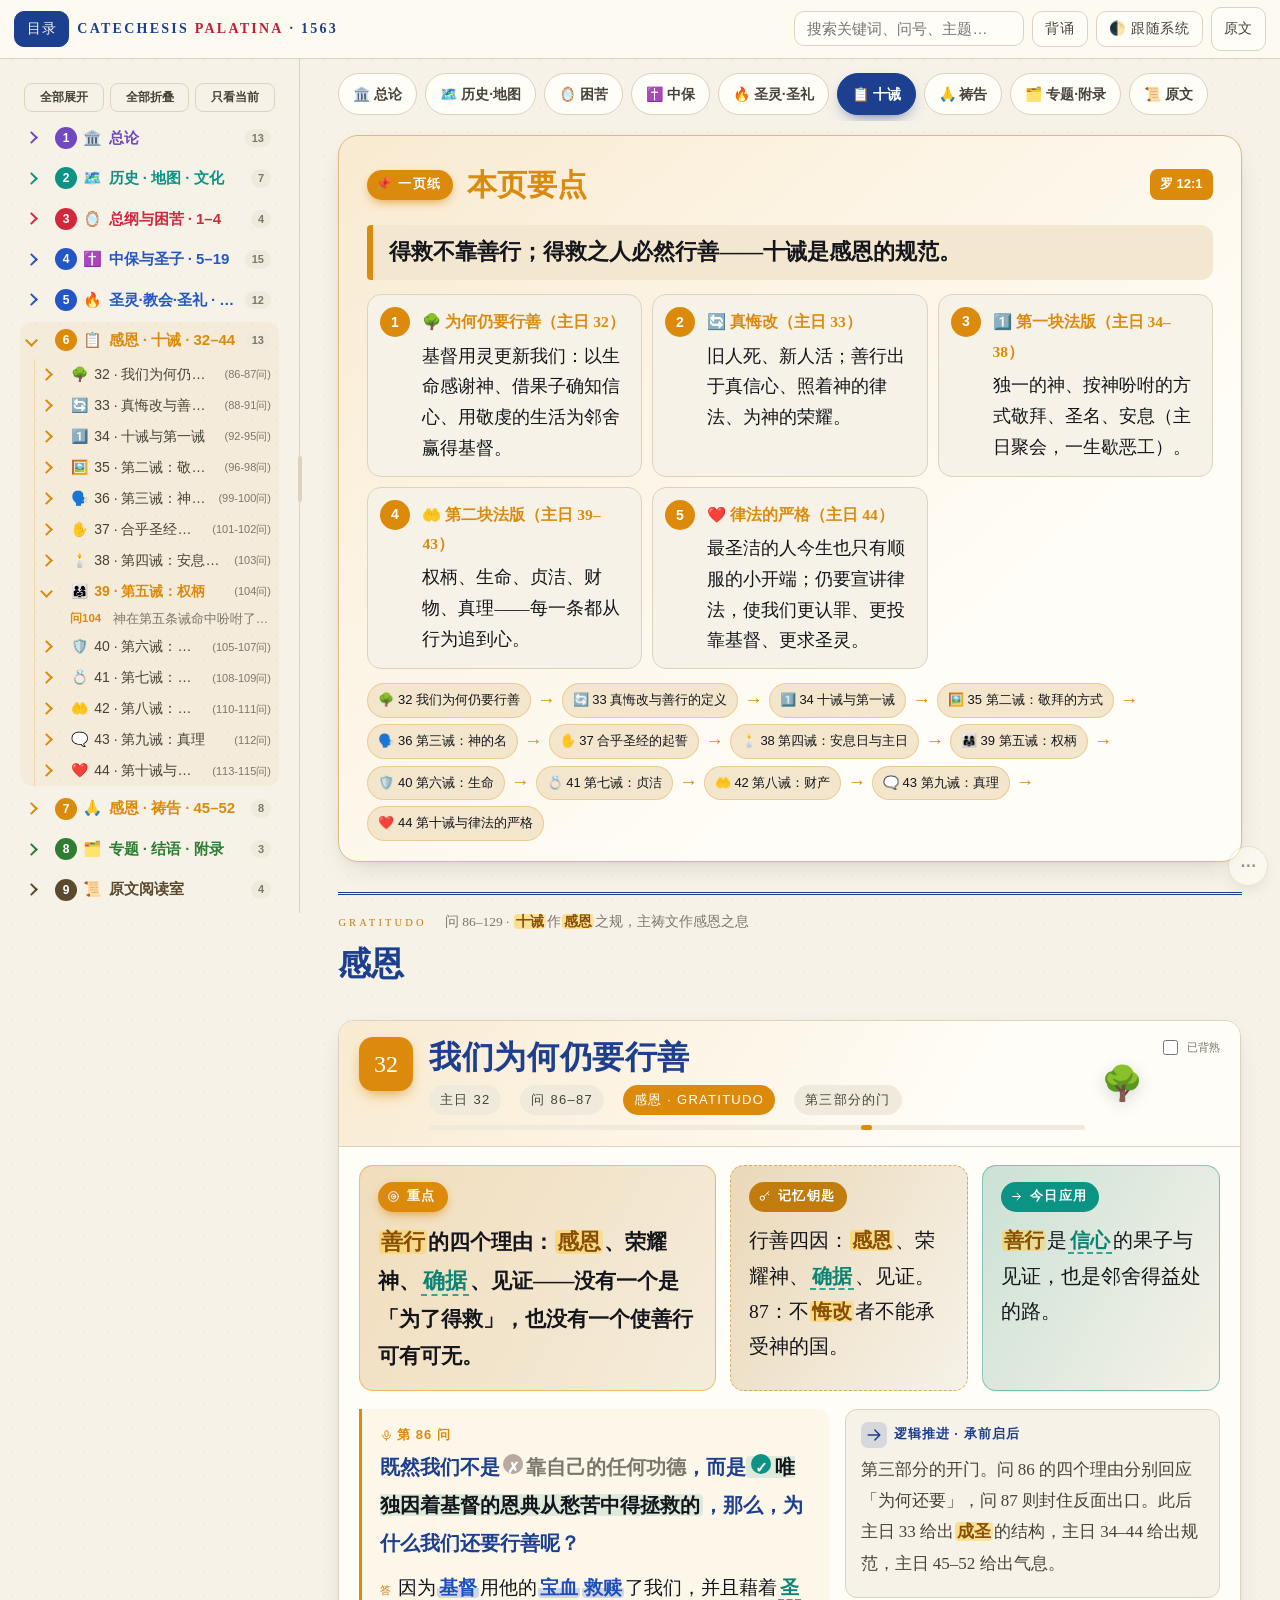
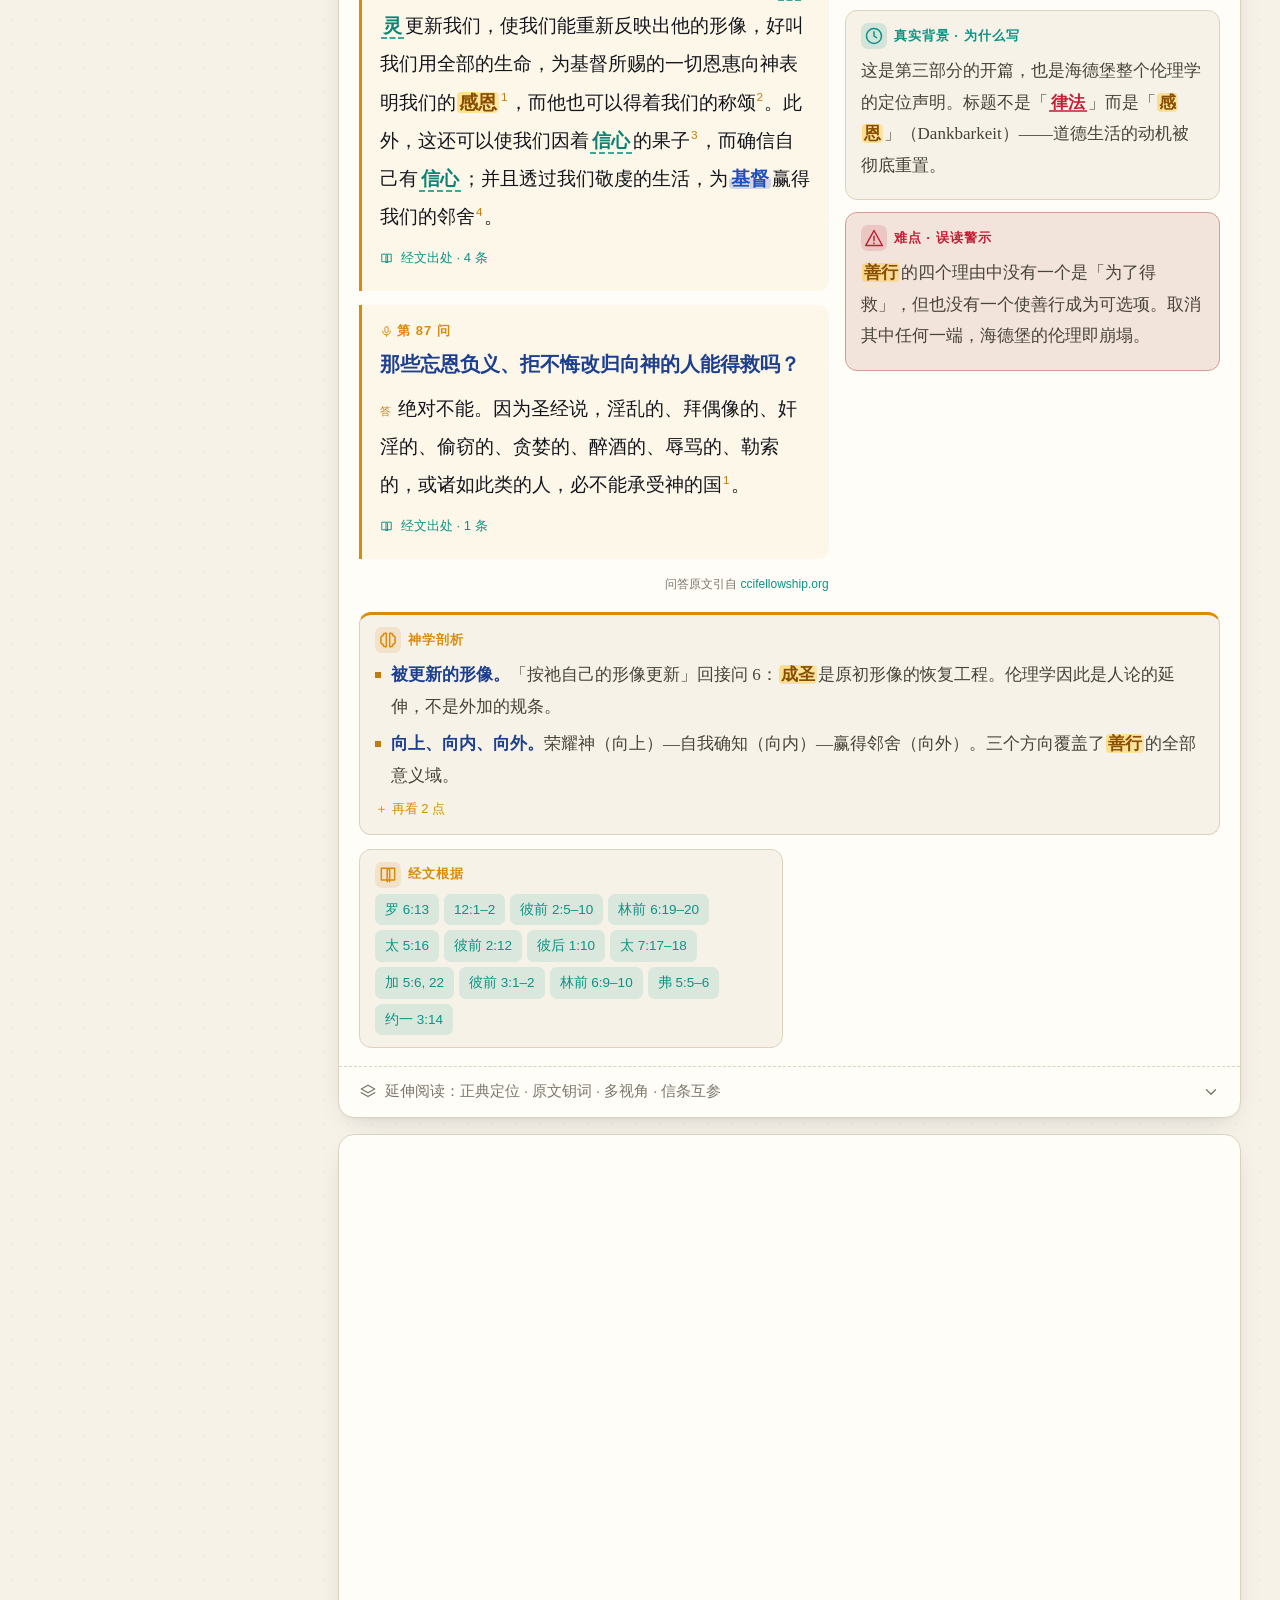
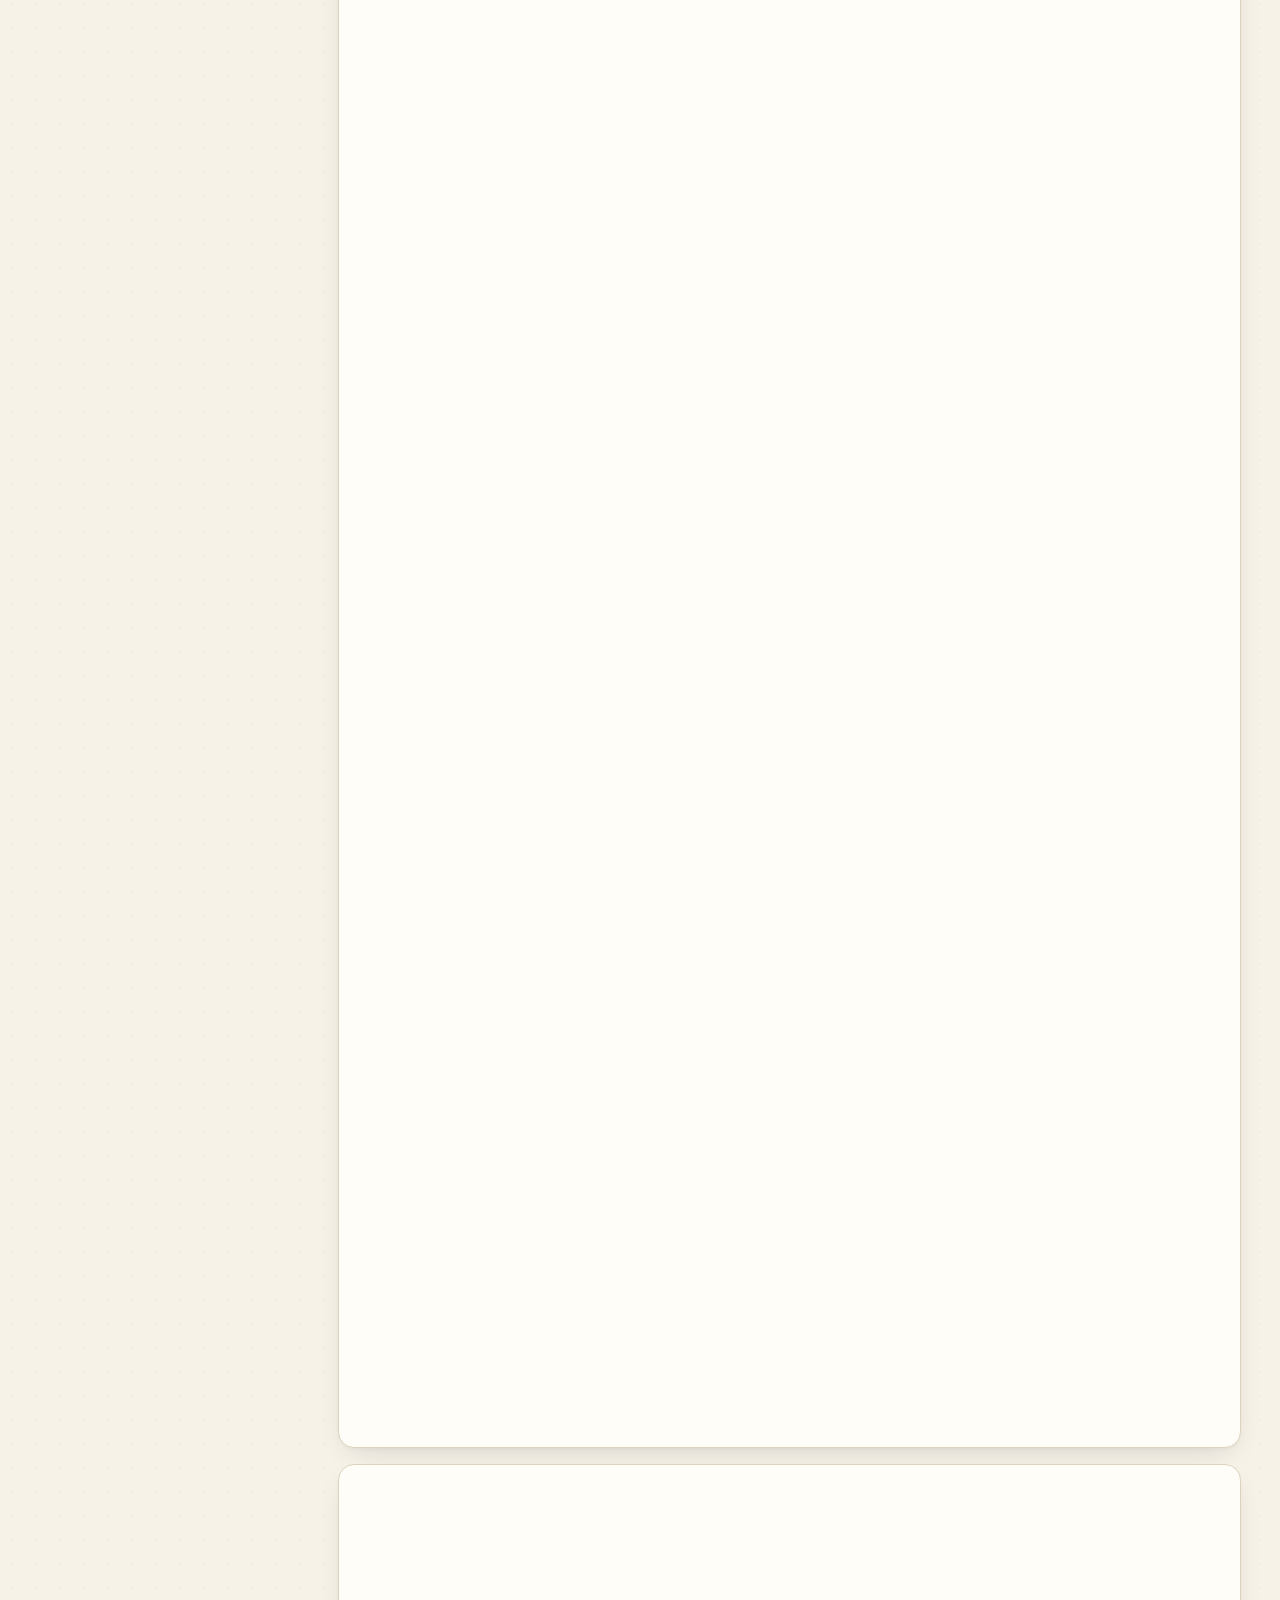
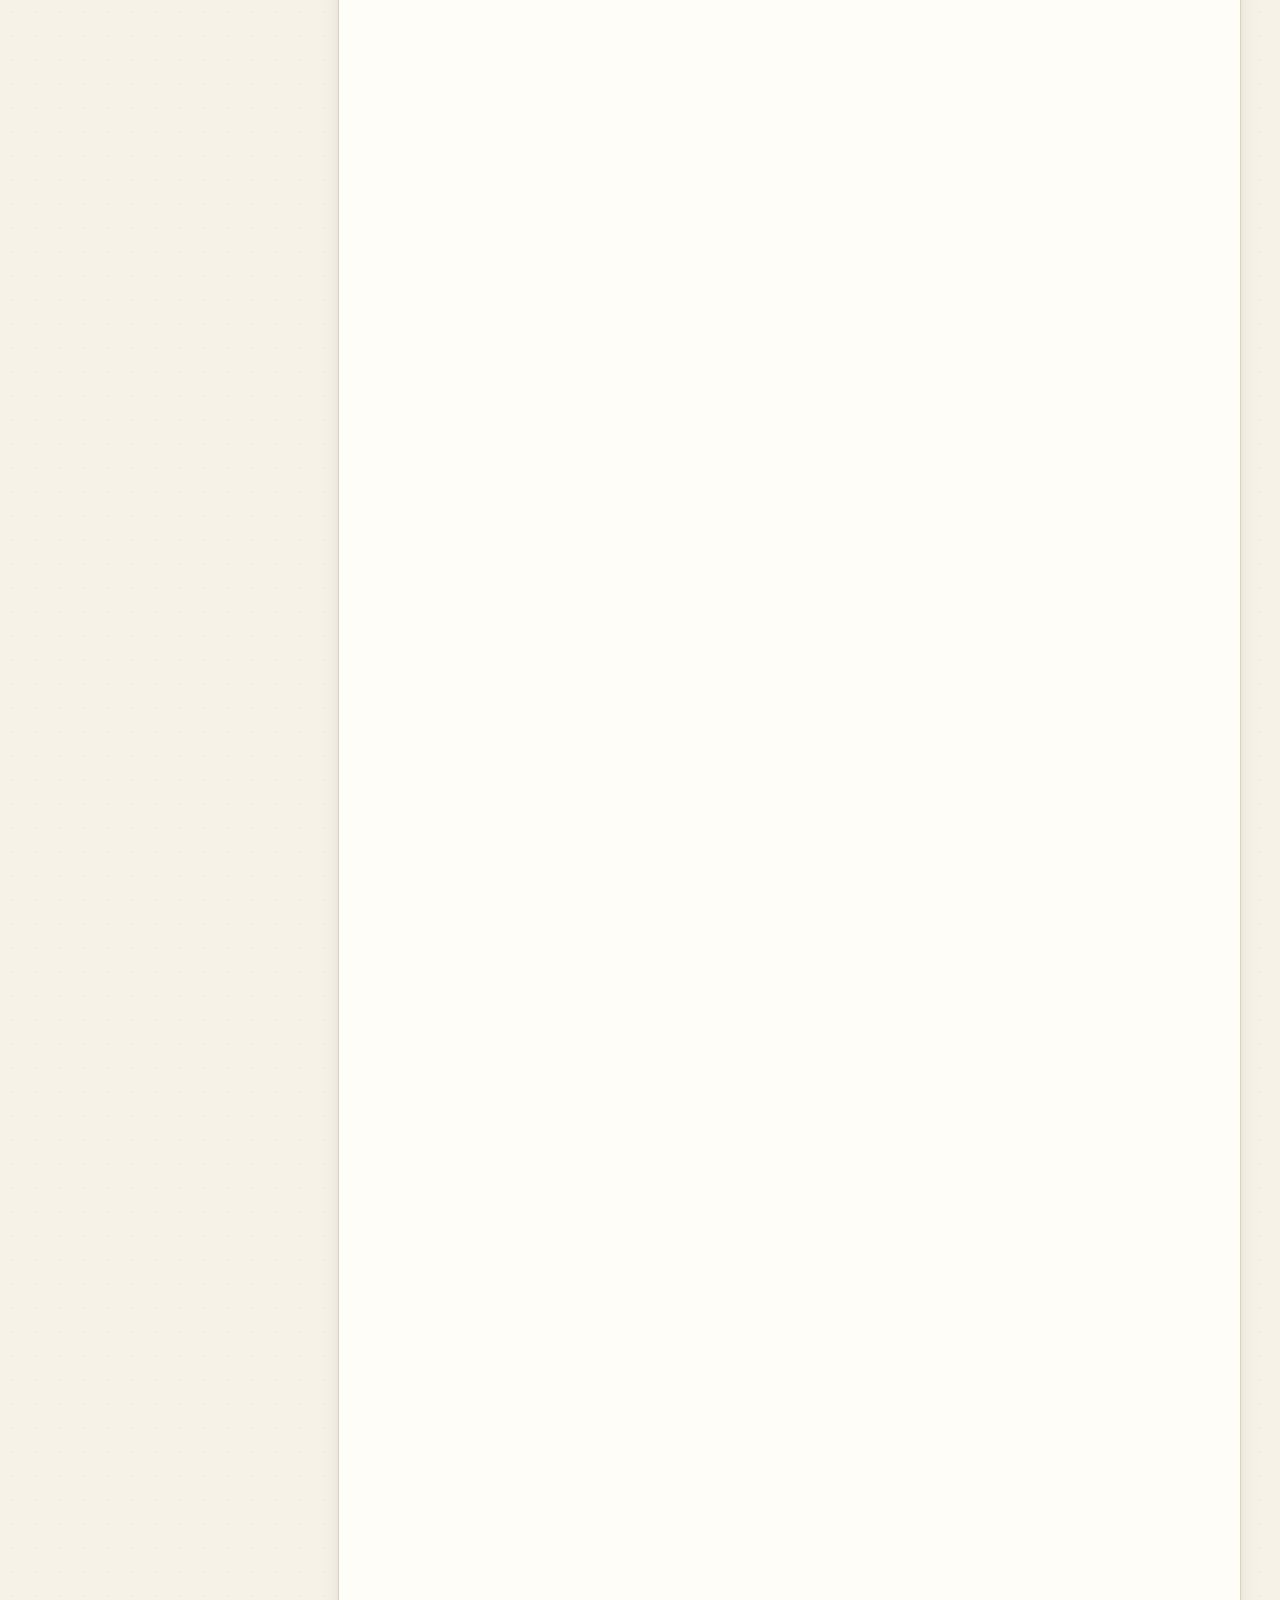
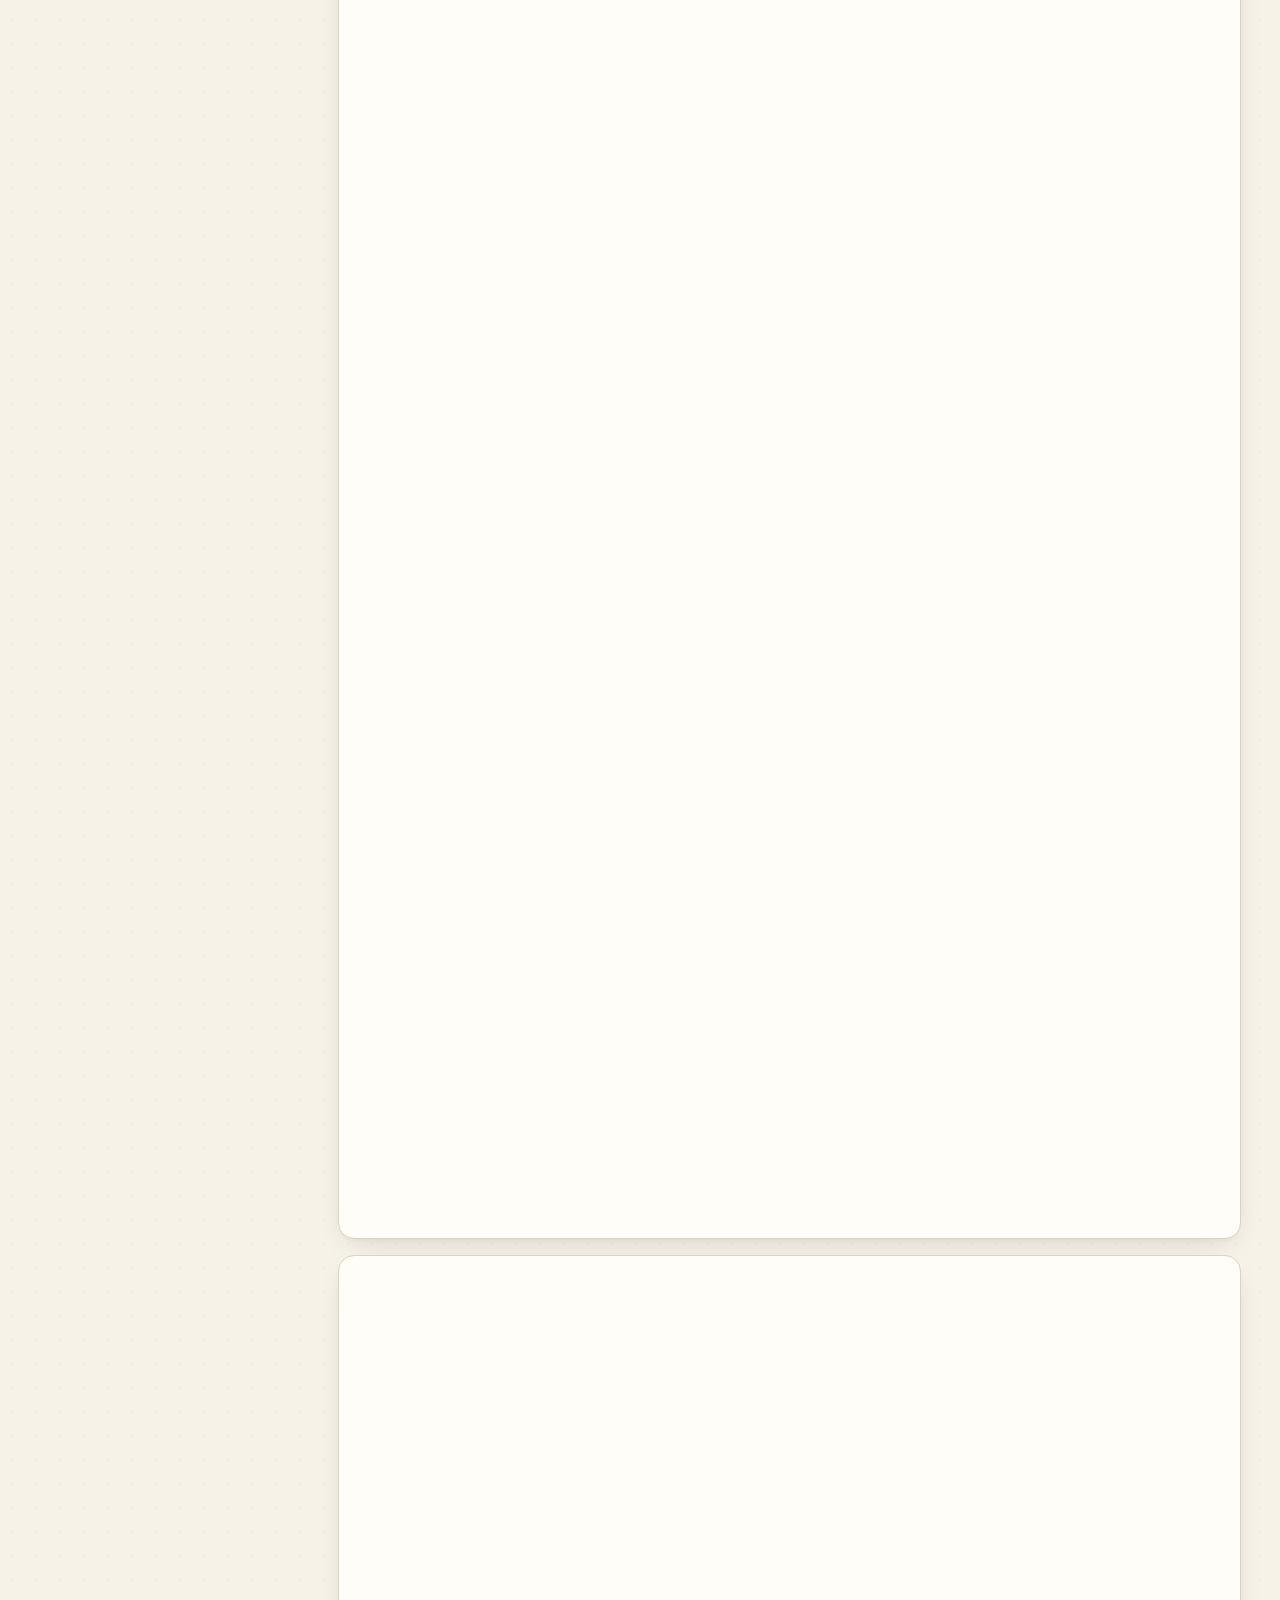
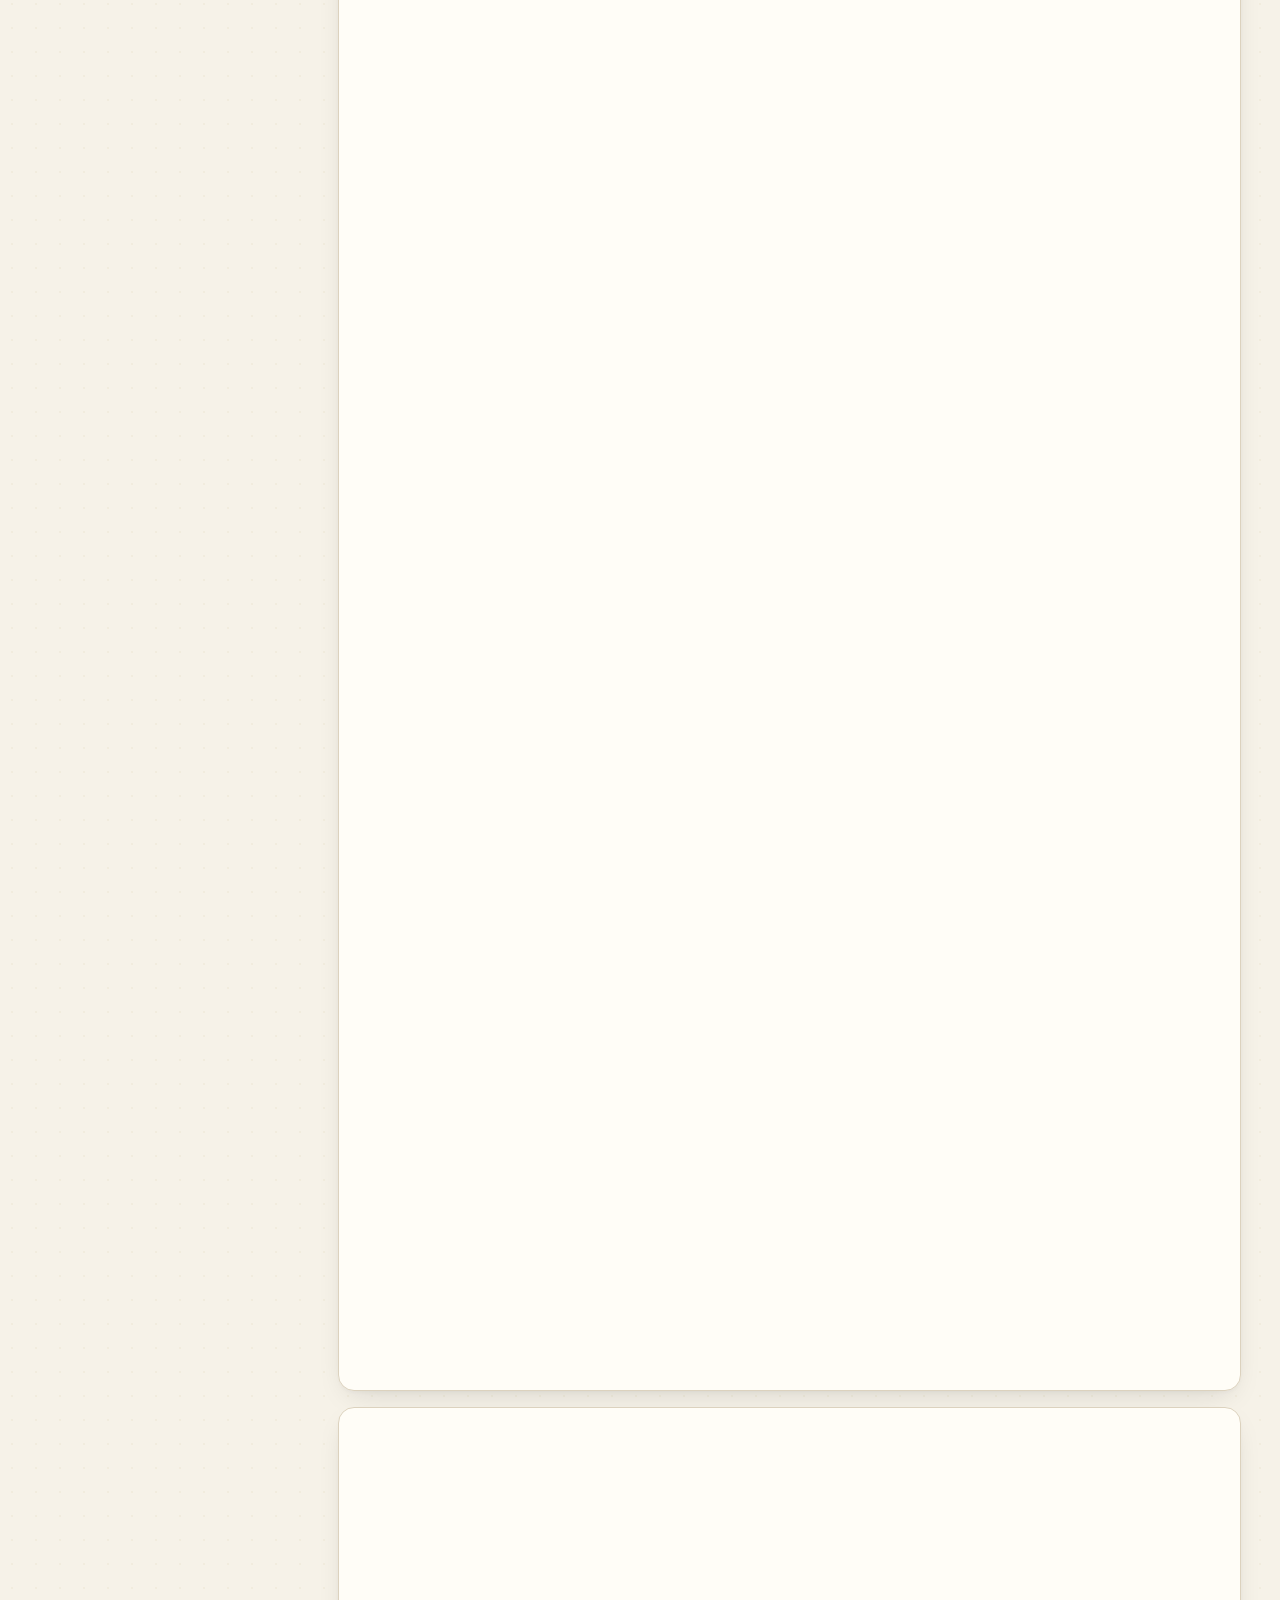
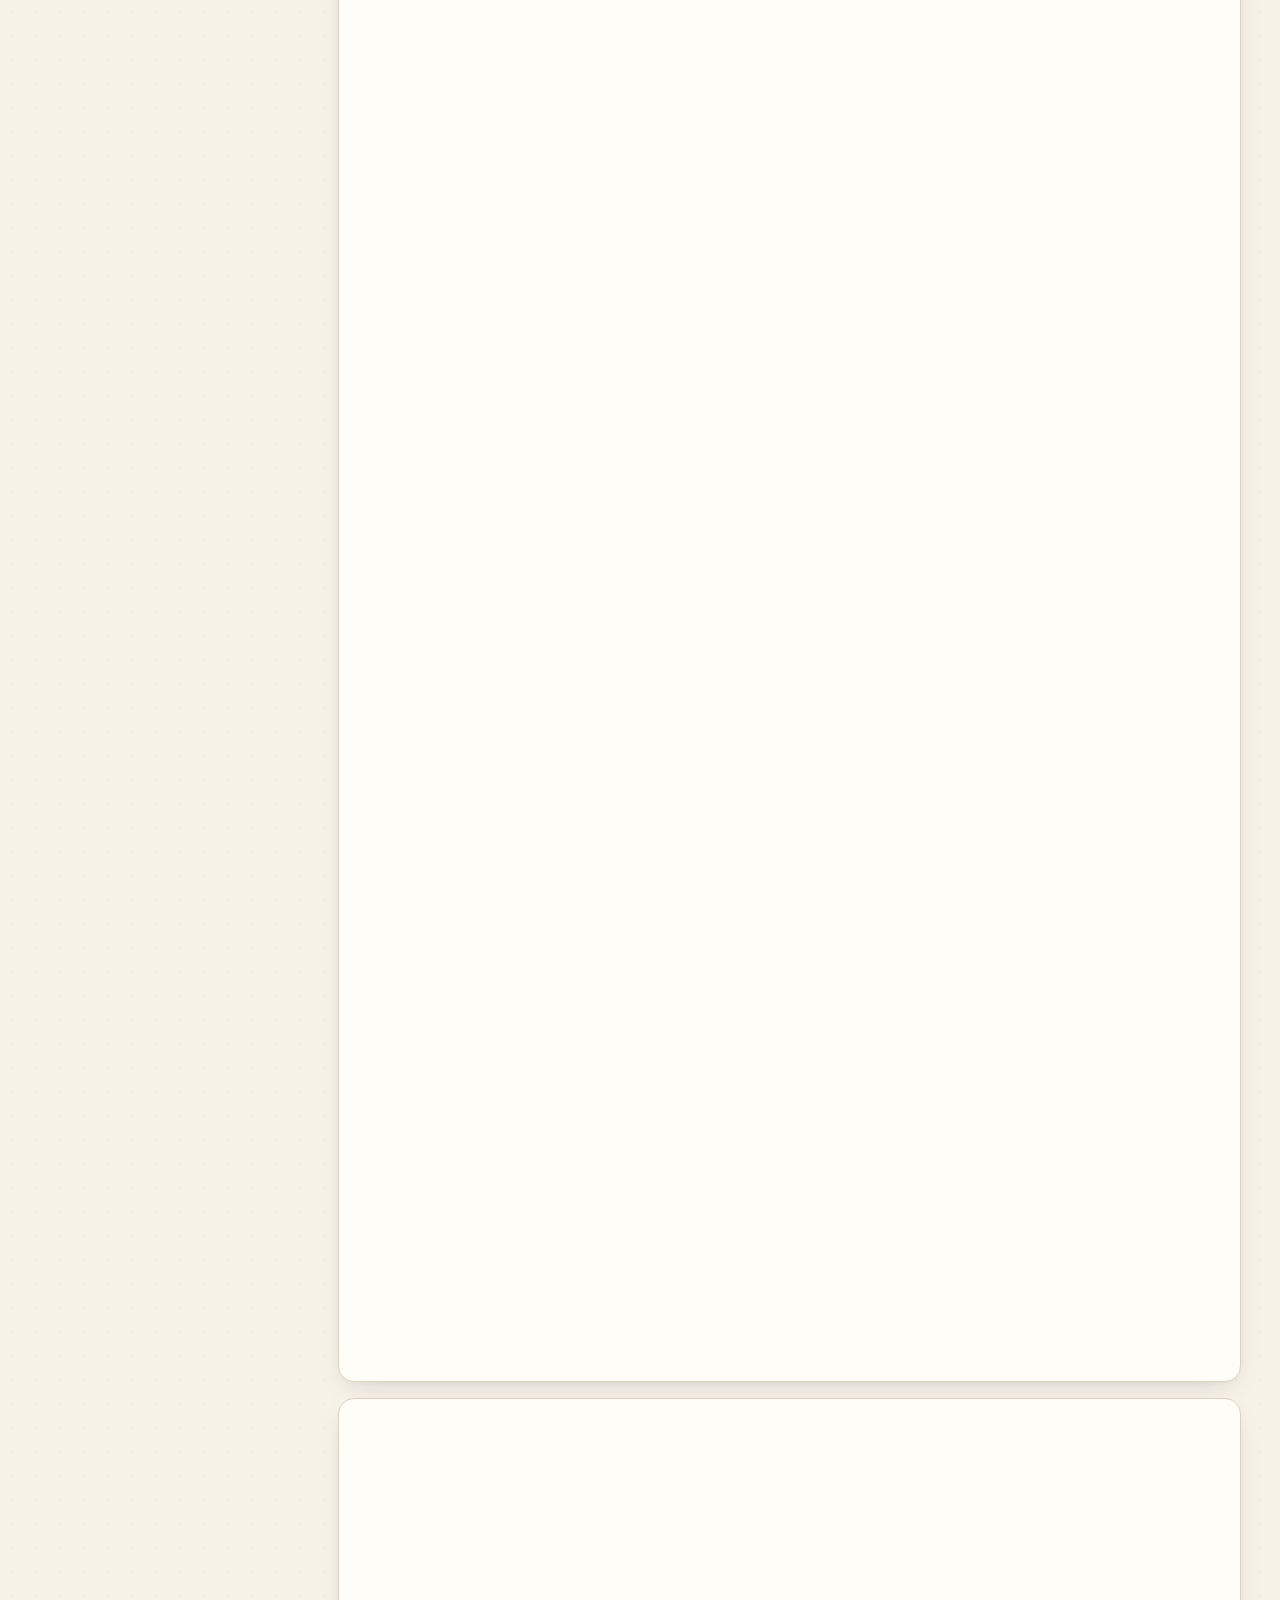
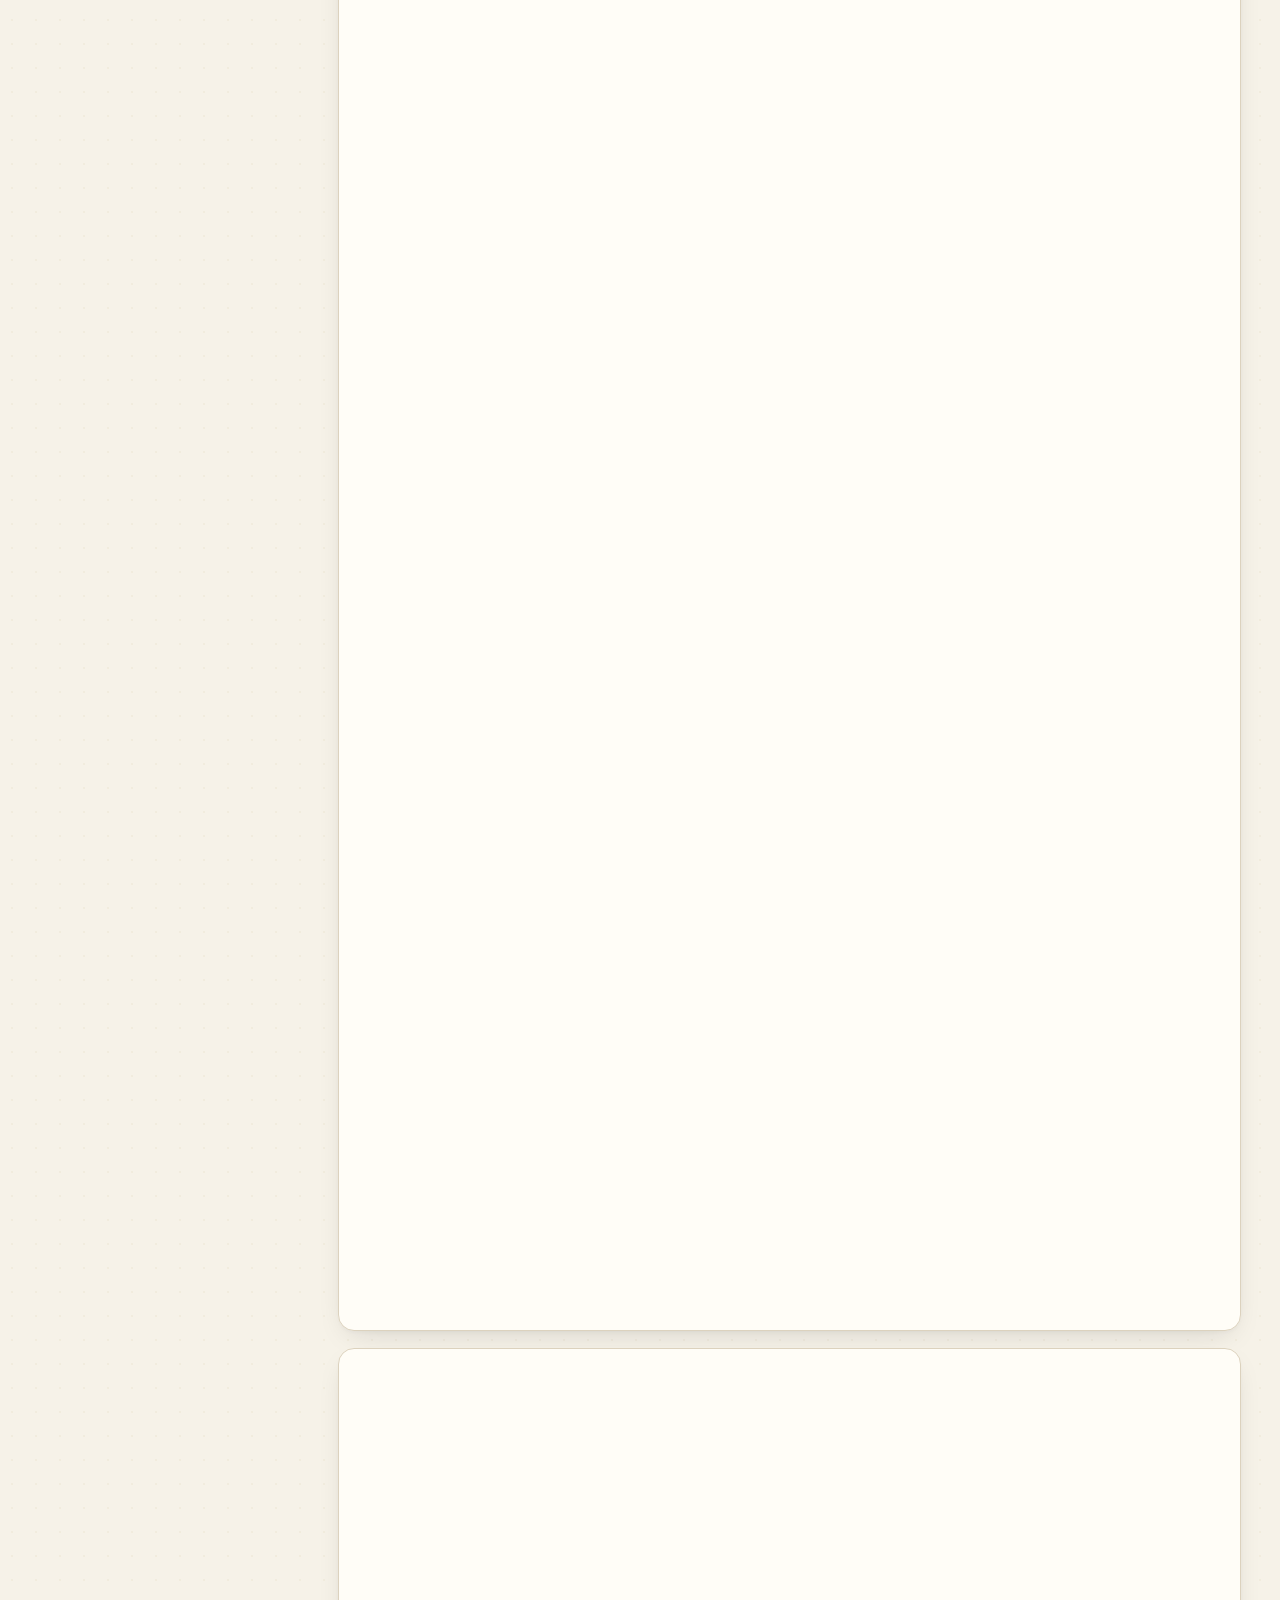
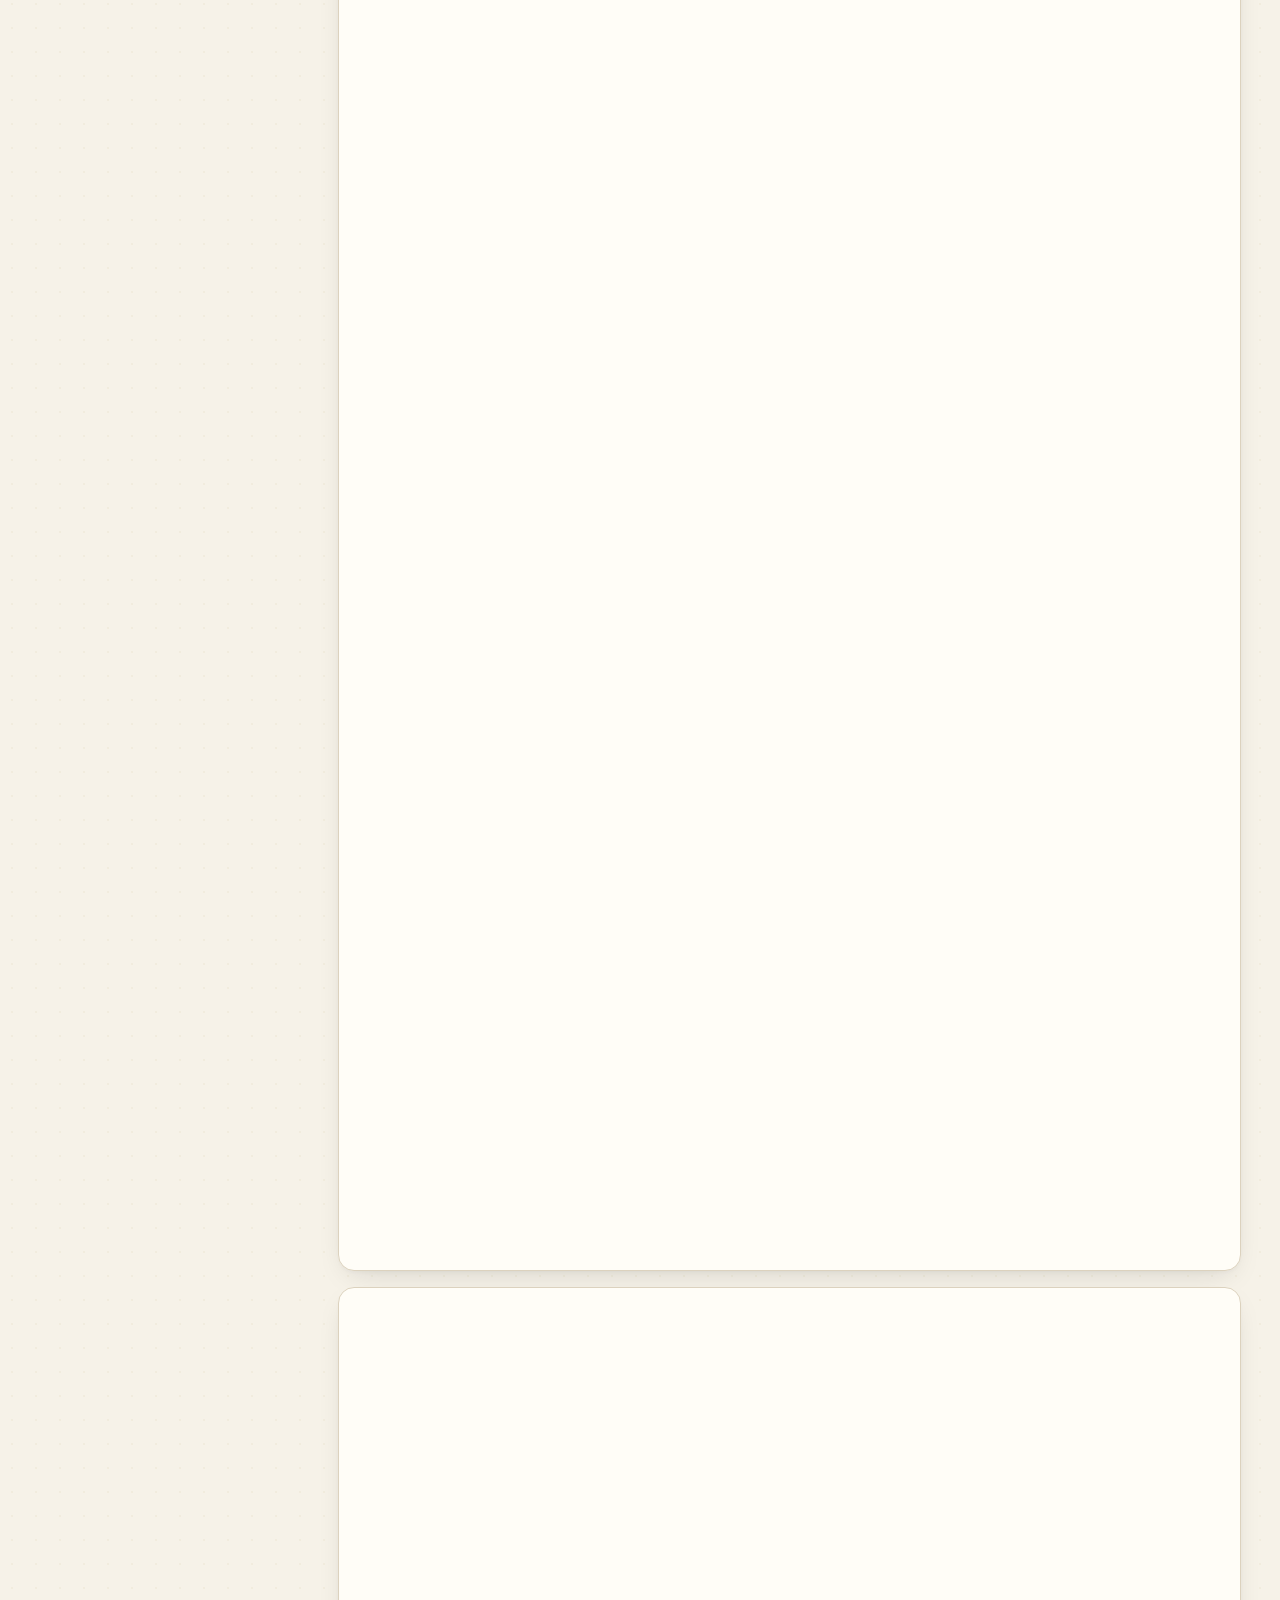
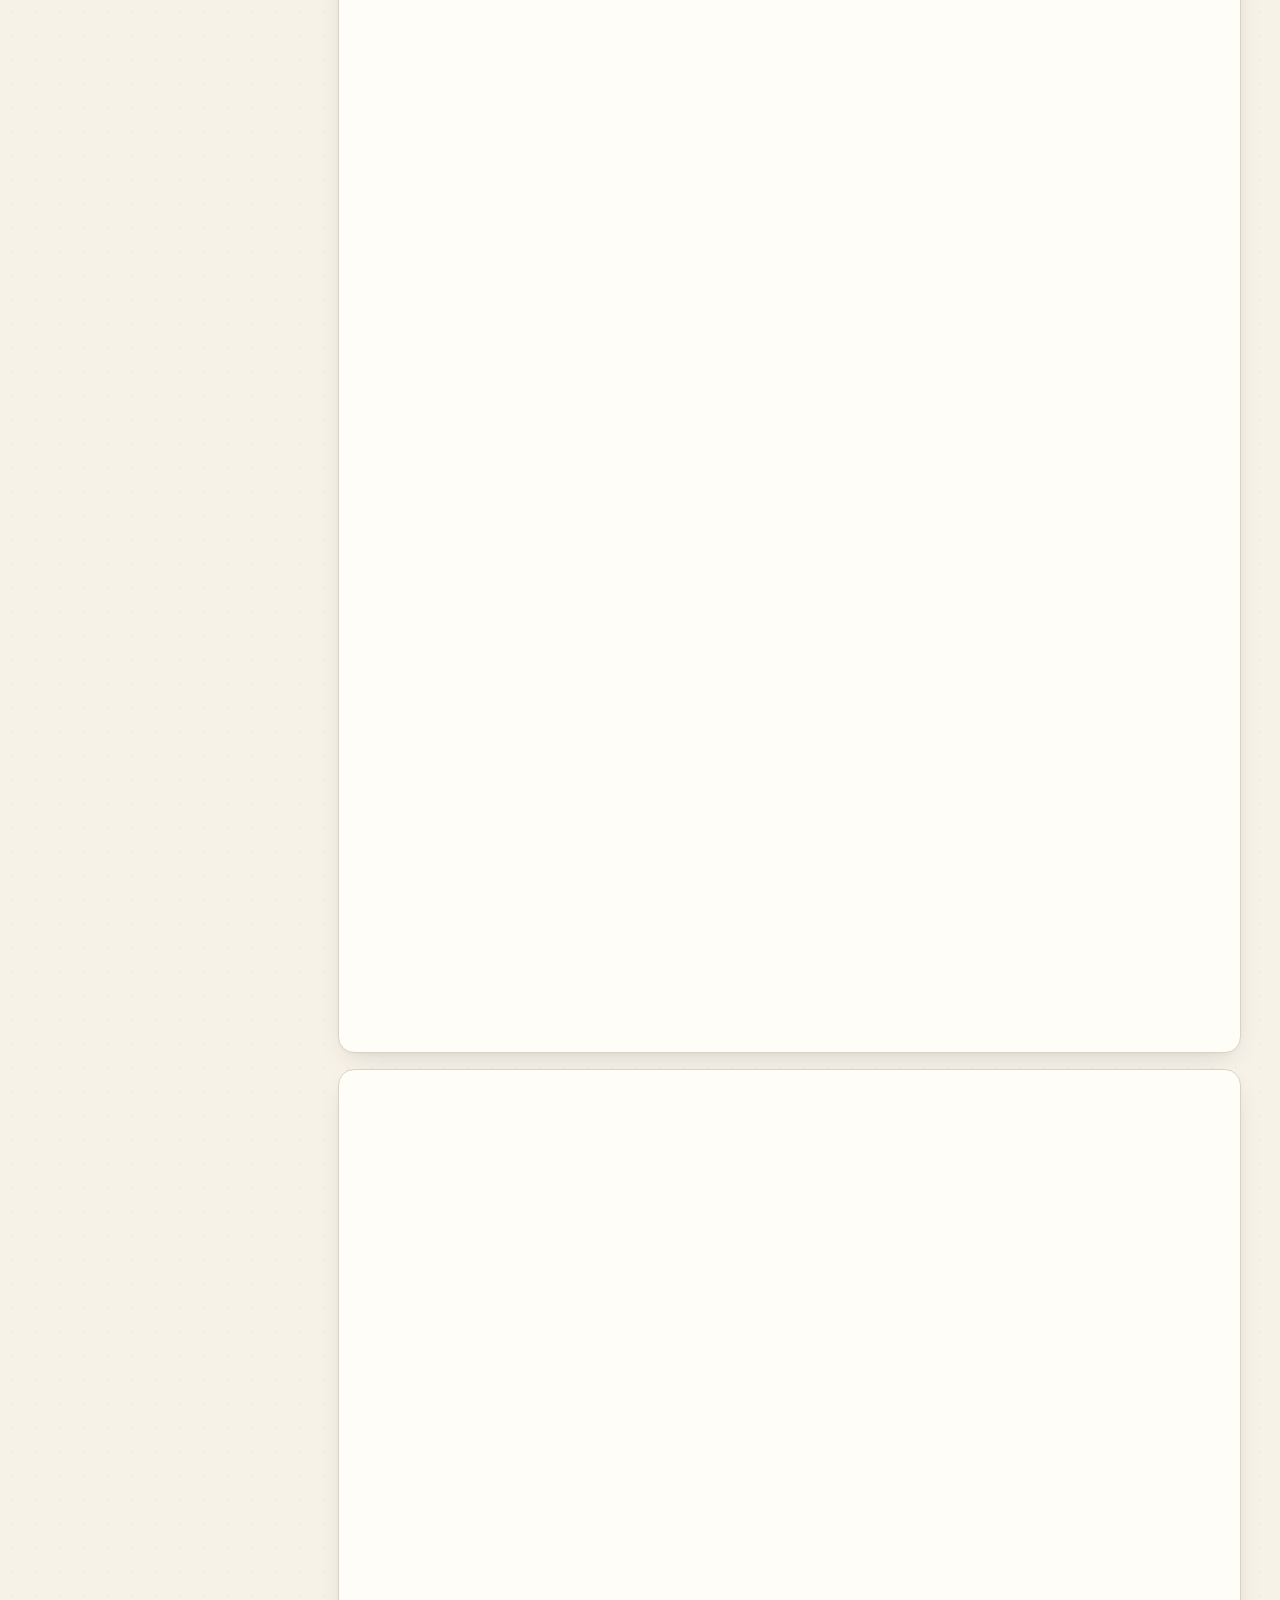
<file: p4-law.html>
<!DOCTYPE html><html lang="zh-Hans"><head><meta charset="utf-8"><meta name="viewport" content="width=device-width,initial-scale=1,viewport-fit=cover"><meta name="theme-color" content="#1F3864"><title>感恩 · 十诫 · 主日 32–44 · 海德堡要理问答 52 主日</title><meta name="description" content="海德堡要理问答 129 问 52 主日全景解读：时间线、救赎史故事线、圣经神学、圣约神学、三大普世信经与三项联合信条、地图、思维导图、流程图与背诵系统。"><link rel="icon" href="data:image/svg+xml,%3Csvg xmlns=%27http://www.w3.org/2000/svg%27 viewBox=%270 0 32 32%27%3E%3Crect width=%2732%27 height=%2732%27 fill=%27%231F3864%27/%3E%3Ctext x=%2716%27 y=%2723%27 font-size=%2720%27 text-anchor=%27middle%27 fill=%27%23F6F2E8%27%3EH%3C/text%3E%3C/svg%3E"><script>if("IntersectionObserver" in window)document.documentElement.classList.add("io")</script><link rel="stylesheet" href="assets/site.css"><script type="speculationrules">{"prerender": [{"where": {"href_matches": "/*"}, "eagerness": "moderate"}], "prefetch": [{"urls": ["index.html", "history.html", "p1-misery.html", "p2-christ.html", "p3-spirit.html", "p5-prayer.html", "topics.html", "texts.html"], "eagerness": "eager"}]}</script></head><body><svg width="0" height="0" style="position:absolute" aria-hidden="true"><symbol id="i-book" viewBox="0 0 24 24" fill="none" stroke="currentColor" stroke-width="1.8" stroke-linecap="round" stroke-linejoin="round"><path d="M4 4h7a3 3 0 0 1 3 3v13a2 2 0 0 0-2-2H4z"/><path d="M20 4h-6a3 3 0 0 0-3 3v13a2 2 0 0 1 2-2h7z"/></symbol><symbol id="i-cross" viewBox="0 0 24 24" fill="none" stroke="currentColor" stroke-width="1.8" stroke-linecap="round" stroke-linejoin="round"><path d="M12 2v20M5 8h14"/></symbol><symbol id="i-core" viewBox="0 0 24 24" fill="none" stroke="currentColor" stroke-width="1.8" stroke-linecap="round" stroke-linejoin="round"><circle cx="12" cy="12" r="9"/><circle cx="12" cy="12" r="4"/><circle cx="12" cy="12" r="1" fill="currentColor"/></symbol><symbol id="i-flow" viewBox="0 0 24 24" fill="none" stroke="currentColor" stroke-width="1.8" stroke-linecap="round" stroke-linejoin="round"><path d="M5 12h14M13 6l6 6-6 6"/></symbol><symbol id="i-scroll" viewBox="0 0 24 24" fill="none" stroke="currentColor" stroke-width="1.8" stroke-linecap="round" stroke-linejoin="round"><path d="M8 3h11v15a3 3 0 0 1-3 3H6a3 3 0 0 1-3-3V6h5"/><path d="M8 3v13"/></symbol><symbol id="i-lang" viewBox="0 0 24 24" fill="none" stroke="currentColor" stroke-width="1.8" stroke-linecap="round" stroke-linejoin="round"><path d="M4 5h9M8.5 3v2M6 5c1 4 4 7 7 8M11 5c-1 4-4 7-7 8"/><path d="M14 21l4-9 4 9M15.5 18h5"/></symbol><symbol id="i-globe" viewBox="0 0 24 24" fill="none" stroke="currentColor" stroke-width="1.8" stroke-linecap="round" stroke-linejoin="round"><circle cx="12" cy="12" r="9"/><path d="M3 12h18M12 3a14 14 0 0 1 0 18M12 3a14 14 0 0 0 0 18"/></symbol><symbol id="i-brain" viewBox="0 0 24 24" fill="none" stroke="currentColor" stroke-width="1.8" stroke-linecap="round" stroke-linejoin="round"><path d="M9 4a3 3 0 0 0-3 3 3 3 0 0 0-2 5 3 3 0 0 0 2 5 3 3 0 0 0 3 3h1V4z"/><path d="M15 4a3 3 0 0 1 3 3 3 3 0 0 1 2 5 3 3 0 0 1-2 5 3 3 0 0 1-3 3h-1V4z"/></symbol><symbol id="i-arc" viewBox="0 0 24 24" fill="none" stroke="currentColor" stroke-width="1.8" stroke-linecap="round" stroke-linejoin="round"><path d="M3 18c4-12 14-12 18 0"/><circle cx="3" cy="18" r="1.5"/><circle cx="21" cy="18" r="1.5"/></symbol><symbol id="i-eye" viewBox="0 0 24 24" fill="none" stroke="currentColor" stroke-width="1.8" stroke-linecap="round" stroke-linejoin="round"><path d="M2 12s4-7 10-7 10 7 10 7-4 7-10 7S2 12 2 12z"/><circle cx="12" cy="12" r="3"/></symbol><symbol id="i-link" viewBox="0 0 24 24" fill="none" stroke="currentColor" stroke-width="1.8" stroke-linecap="round" stroke-linejoin="round"><path d="M10 14a4 4 0 0 0 6 0l3-3a4 4 0 0 0-6-6l-1 1"/><path d="M14 10a4 4 0 0 0-6 0l-3 3a4 4 0 0 0 6 6l1-1"/></symbol><symbol id="i-alert" viewBox="0 0 24 24" fill="none" stroke="currentColor" stroke-width="1.8" stroke-linecap="round" stroke-linejoin="round"><path d="M12 3l10 18H2z"/><path d="M12 10v5M12 18v.5"/></symbol><symbol id="i-key" viewBox="0 0 24 24" fill="none" stroke="currentColor" stroke-width="1.8" stroke-linecap="round" stroke-linejoin="round"><circle cx="8" cy="15" r="4"/><path d="M11 12l9-9M17 6l3 3"/></symbol><symbol id="i-map" viewBox="0 0 24 24" fill="none" stroke="currentColor" stroke-width="1.8" stroke-linecap="round" stroke-linejoin="round"><path d="M12 21s-7-6-7-12a7 7 0 0 1 14 0c0 6-7 12-7 12z"/><circle cx="12" cy="9" r="2.5"/></symbol><symbol id="i-clock" viewBox="0 0 24 24" fill="none" stroke="currentColor" stroke-width="1.8" stroke-linecap="round" stroke-linejoin="round"><circle cx="12" cy="12" r="9"/><path d="M12 7v5l3 2"/></symbol><symbol id="i-mic" viewBox="0 0 24 24" fill="none" stroke="currentColor" stroke-width="1.8" stroke-linecap="round" stroke-linejoin="round"><rect x="9" y="3" width="6" height="11" rx="3"/><path d="M5 11a7 7 0 0 0 14 0M12 18v3"/></symbol><symbol id="i-layers" viewBox="0 0 24 24" fill="none" stroke="currentColor" stroke-width="1.8" stroke-linecap="round" stroke-linejoin="round"><path d="M12 3l9 5-9 5-9-5z"/><path d="M3 13l9 5 9-5"/></symbol><symbol id="i-chev" viewBox="0 0 24 24" fill="none" stroke="currentColor" stroke-width="1.8" stroke-linecap="round" stroke-linejoin="round"><path d="M6 9l6 6 6-6"/></symbol></svg><div id="prog"></div><div class="topbar"><div class="tb"><button class="btn on" id="tocBtn" title="显示／隐藏目录">目录</button><div class="brand">CATECHESIS <b>PALATINA</b> · 1563</div><div class="sp"></div><div class="tbs"><input id="q" type="search" placeholder="搜索关键词、问号、主题…" aria-label="搜索"></div><button class="btn" id="drillBtn" title="遮盖答案，点按逐问自测">背诵</button><button class="btn" id="themeBtn" title="明／暗／跟随系统">主题</button><a class="btn" href="texts.html" title="信经与信条全文（ccifellowship.org 原文）">原文</a></div></div><div class="scrim"></div><div class="shell"><nav class="side"><div class="toc toc3" id="toc3"><div class="t1" style="--tc:var(--prologue)" data-f="index.html"><div class="th1"><button class="tg" type="button" aria-label="展开/折叠"></button><a class="l1" href="index.html#intro-why"><span class="n1">1</span><span class="emo">🏛️</span><span class="t">总论</span><span class="qr">13</span></a></div><div class="tb1"><div class="t2"><div class="th2"><i class="tgx"></i><a class="l2" href="index.html#intro-why" title="为什么会有这本要理问答"><span class="emo">🏰</span><span class="t">为什么会有这本要理问答</span></a></div></div><div class="t2"><div class="th2"><i class="tgx"></i><a class="l2" href="index.html#intro-frame" title="跳出框架看骨架：三重结构与三重回环"><span class="emo">🧭</span><span class="t">跳出框架看骨架：三重结构与三重回环</span></a></div></div><div class="t2"><div class="th2"><i class="tgx"></i><a class="l2" href="index.html#intro-canon" title="从整本圣经看：正典弧线上的海德堡"><span class="emo">📜</span><span class="t">从整本圣经看：正典弧线上的海德堡</span></a></div></div><div class="t2"><div class="th2"><i class="tgx"></i><a class="l2" href="index.html#bt-canon" title="圣经神学：不是证明经文，而是跟随故事"><span class="emo">📖</span><span class="t">圣经神学：不是证明经文，而是跟随故事</span></a></div></div><div class="t2"><div class="th2"><i class="tgx"></i><a class="l2" href="index.html#bt-cov" title="圣约神学：全书的语法"><span class="emo">🤝</span><span class="t">圣约神学：全书的语法</span></a></div></div><div class="t2"><div class="th2"><i class="tgx"></i><a class="l2" href="index.html#intro-compare" title="在信条家族中的位置：三大普世信经与三项联合信条"><span class="emo">🏛️</span><span class="t">在信条家族中的位置：三大普世信经与三项联合信条</span></a></div></div><div class="t2"><div class="th2"><i class="tgx"></i><a class="l2" href="index.html#creed-reader" title="信经背诵室：三大普世信经干净阅读版"><span class="emo">🎙️</span><span class="t">信经背诵室：三大普世信经干净阅读版</span></a></div></div><div class="t2"><div class="th2"><i class="tgx"></i><a class="l2" href="index.html#forms-cmp" title="三项联合信条深度对比：为什么需要三份"><span class="emo">⚖️</span><span class="t">三项联合信条深度对比：为什么需要三份</span></a></div></div><div class="t2"><div class="th2"><i class="tgx"></i><a class="l2" href="index.html#intro-method" title="释经进路：先宏观，后微观"><span class="emo">🔍</span><span class="t">释经进路：先宏观，后微观</span></a></div></div><div class="t2"><div class="th2"><i class="tgx"></i><a class="l2" href="index.html#intro-map" title="改革宗欧洲：海德堡在影响网络中的位置"><span class="emo">🗺️</span><span class="t">改革宗欧洲：海德堡在影响网络中的位置</span></a></div></div><div class="t2"><div class="th2"><i class="tgx"></i><a class="l2" href="index.html#intro-text" title="文本、版本与要理讲道传统"><span class="emo">🖋️</span><span class="t">文本、版本与要理讲道传统</span></a></div></div><div class="t2"><div class="th2"><i class="tgx"></i><a class="l2" href="index.html#compass" title="思维导图与 52 主日罗盘"><span class="emo">🧠</span><span class="t">思维导图与 52 主日罗盘</span></a></div></div><div class="t2"><div class="th2"><i class="tgx"></i><a class="l2" href="index.html#flash" title="52 主日闪卡速记"><span class="emo">🃏</span><span class="t">52 主日闪卡速记</span></a></div></div></div></div><div class="t1" style="--tc:var(--teal)" data-f="history.html"><div class="th1"><button class="tg" type="button" aria-label="展开/折叠"></button><a class="l1" href="history.html#hist-intro"><span class="n1">2</span><span class="emo">🗺️</span><span class="t">历史 · 地图 · 文化</span><span class="qr">7</span></a></div><div class="tb1"><div class="t2"><div class="th2"><i class="tgx"></i><a class="l2" href="history.html#hist-intro" title="历史 · 地图 · 文化：一部要理问答诞生的现场"><span class="emo"></span><span class="t">历史 · 地图 · 文化：一部要理问答诞生的现场</span></a></div></div><div class="t2"><div class="th2"><i class="tgx"></i><a class="l2" href="history.html#hist-scene" title="情景图：1563 年的海德堡"><span class="emo"></span><span class="t">情景图：1563 年的海德堡</span></a></div></div><div class="t2"><div class="th2"><i class="tgx"></i><a class="l2" href="history.html#hist-sunday" title="讲解图：要理问答怎样「用」——一个主日下午"><span class="emo"></span><span class="t">讲解图：要理问答怎样「用」——一个主日下午</span></a></div></div><div class="t2"><div class="th2"><i class="tgx"></i><a class="l2" href="history.html#hist-map" title="互动时间线 × 真实地图"><span class="emo"></span><span class="t">互动时间线 × 真实地图</span></a></div></div><div class="t2"><div class="th2"><i class="tgx"></i><a class="l2" href="history.html#hist-rhine" title="示意图：莱茵走廊——思想顺流北上"><span class="emo"></span><span class="t">示意图：莱茵走廊——思想顺流北上</span></a></div></div><div class="t2"><div class="th2"><i class="tgx"></i><a class="l2" href="history.html#hist-world" title="从一座城到五大洲：传播地图"><span class="emo"></span><span class="t">从一座城到五大洲：传播地图</span></a></div></div><div class="t2"><div class="th2"><i class="tgx"></i><a class="l2" href="history.html#hist-culture" title="文化区域对照：同一场改革，四种面貌"><span class="emo"></span><span class="t">文化区域对照：同一场改革，四种面貌</span></a></div></div></div></div><div class="t1" style="--tc:var(--misery)" data-f="p1-misery.html"><div class="th1"><button class="tg" type="button" aria-label="展开/折叠"></button><a class="l1" href="p1-misery.html#ld1"><span class="n1">3</span><span class="emo">🪞</span><span class="t">总纲与困苦 · 1–4</span><span class="qr">4</span></a></div><div class="tb1"><div class="t2 has"><div class="th2"><button class="tg" type="button" aria-label="展开/折叠"></button><a class="l2" href="p1-misery.html#ld1" data-n="1" title="1 · 唯一的安慰"><span class="emo">🕊️</span><span class="t">1 · 唯一的安慰</span><span class="qr">(1-2问)</span></a></div><div class="tb2"><a class="l3" href="p1-misery.html#q1" title="问1 或生或死，你唯一的安慰是什么？"><span class="no3">问1</span><span class="t">或生或死，你唯一的安慰是什么？</span></a><a class="l3" href="p1-misery.html#q2" title="问2 为了在这样的安慰中喜乐地生或死，你必须知道哪些事呢？"><span class="no3">问2</span><span class="t">为了在这样的安慰中喜乐地生或死，你必须知道哪些事呢？</span></a></div></div><div class="t2 has"><div class="th2"><button class="tg" type="button" aria-label="展开/折叠"></button><a class="l2" href="p1-misery.html#ld2" data-n="2" title="2 · 认识困苦的途径"><span class="emo">🪞</span><span class="t">2 · 认识困苦的途径</span><span class="qr">(3-5问)</span></a></div><div class="tb2"><a class="l3" href="p1-misery.html#q3" title="问3 你从何处得知你的罪恶和愁苦呢？"><span class="no3">问3</span><span class="t">你从何处得知你的罪恶和愁苦呢？</span></a><a class="l3" href="p1-misery.html#q4" title="问4 神的律法对我们有什么要求呢？"><span class="no3">问4</span><span class="t">神的律法对我们有什么要求呢？</span></a><a class="l3" href="p1-misery.html#q5" title="问5 你能完全遵守这些诫命吗？"><span class="no3">问5</span><span class="t">你能完全遵守这些诫命吗？</span></a></div></div><div class="t2 has"><div class="th2"><button class="tg" type="button" aria-label="展开/折叠"></button><a class="l2" href="p1-misery.html#ld3" data-n="3" title="3 · 创造、堕落与败坏"><span class="emo">🍎</span><span class="t">3 · 创造、堕落与败坏</span><span class="qr">(6-8问)</span></a></div><div class="tb2"><a class="l3" href="p1-misery.html#q6" title="问6 神原本就把人造得如此邪恶和悖逆吗？"><span class="no3">问6</span><span class="t">神原本就把人造得如此邪恶和悖逆吗？</span></a><a class="l3" href="p1-misery.html#q7" title="问7 那么，败坏的人性从何而来呢？"><span class="no3">问7</span><span class="t">那么，败坏的人性从何而来呢？</span></a><a class="l3" href="p1-misery.html#q8" title="问8 我们是否如此败坏，以致完全没有能力行任何的善，反倒倾向于诸般的恶呢？"><span class="no3">问8</span><span class="t">我们是否如此败坏，以致完全没有能力行任何的善，反倒倾向于诸般的恶呢？</span></a></div></div><div class="t2 has"><div class="th2"><button class="tg" type="button" aria-label="展开/折叠"></button><a class="l2" href="p1-misery.html#ld4" data-n="4" title="4 · 神的公义与怜悯"><span class="emo">⚖️</span><span class="t">4 · 神的公义与怜悯</span><span class="qr">(9-11问)</span></a></div><div class="tb2"><a class="l3" href="p1-misery.html#q9" title="问9 神在律法中要求人做他们所做不到的事，这岂不是不公平吗？"><span class="no3">问9</span><span class="t">神在律法中要求人做他们所做不到的事，这岂不是不公平吗？</span></a><a class="l3" href="p1-misery.html#q10" title="问10 神会任凭这种悖逆和反叛不受惩罚吗?"><span class="no3">问10</span><span class="t">神会任凭这种悖逆和反叛不受惩罚吗?</span></a><a class="l3" href="p1-misery.html#q11" title="问11 但是，神不也是慈爱的吗？"><span class="no3">问11</span><span class="t">但是，神不也是慈爱的吗？</span></a></div></div></div></div><div class="t1" style="--tc:var(--deliver)" data-f="p2-christ.html"><div class="th1"><button class="tg" type="button" aria-label="展开/折叠"></button><a class="l1" href="p2-christ.html#ld5"><span class="n1">4</span><span class="emo">✝️</span><span class="t">中保与圣子 · 5–19</span><span class="qr">15</span></a></div><div class="tb1"><div class="t2 has"><div class="th2"><button class="tg" type="button" aria-label="展开/折叠"></button><a class="l2" href="p2-christ.html#ld5" data-n="5" title="5 · 中保的必要与资格"><span class="emo">🌉</span><span class="t">5 · 中保的必要与资格</span><span class="qr">(12-15问)</span></a></div><div class="tb2"><a class="l3" href="p2-christ.html#q12" title="问12 既然按照神公义的审判，我们都当受到今生及永世的刑罚，那么我们怎样才能逃脱这刑罚，并再次蒙神恩宠呢？"><span class="no3">问12</span><span class="t">既然按照神公义的审判，我们都当受到今生及永世的刑罚，那么我们怎样才能逃脱这刑罚，并再次蒙神恩宠呢？</span></a><a class="l3" href="p2-christ.html#q13" title="问13 我们自己能够偿还这罪债吗？"><span class="no3">问13</span><span class="t">我们自己能够偿还这罪债吗？</span></a><a class="l3" href="p2-christ.html#q14" title="问14 有没有其他受造物能替我们赎罪呢？"><span class="no3">问14</span><span class="t">有没有其他受造物能替我们赎罪呢？</span></a><a class="l3" href="p2-christ.html#q15" title="问15 那么，人必须寻求一位怎样的中保和救赎者呢？"><span class="no3">问15</span><span class="t">那么，人必须寻求一位怎样的中保和救赎者呢？</span></a></div></div><div class="t2 has"><div class="th2"><button class="tg" type="button" aria-label="展开/折叠"></button><a class="l2" href="p2-christ.html#ld6" data-n="6" title="6 · 这中保是谁"><span class="emo">👑</span><span class="t">6 · 这中保是谁</span><span class="qr">(16-19问)</span></a></div><div class="tb2"><a class="l3" href="p2-christ.html#q16" title="问16 为什么他必须是真人，且是无罪的人？"><span class="no3">问16</span><span class="t">为什么他必须是真人，且是无罪的人？</span></a><a class="l3" href="p2-christ.html#q17" title="问17 为什么他必须同时是真神呢？"><span class="no3">问17</span><span class="t">为什么他必须同时是真神呢？</span></a><a class="l3" href="p2-christ.html#q18" title="问18 那么，谁是那位中保，既是真神，同时又是真实而无罪的人呢？"><span class="no3">问18</span><span class="t">那么，谁是那位中保，既是真神，同时又是真实而无罪的人呢？</span></a><a class="l3" href="p2-christ.html#q19" title="问19 你从哪里得知这事呢？"><span class="no3">问19</span><span class="t">你从哪里得知这事呢？</span></a></div></div><div class="t2 has"><div class="th2"><button class="tg" type="button" aria-label="展开/折叠"></button><a class="l2" href="p2-christ.html#ld7" data-n="7" title="7 · 真信心与使徒信经"><span class="emo">🔑</span><span class="t">7 · 真信心与使徒信经</span><span class="qr">(20-23问)</span></a></div><div class="tb2"><a class="l3" href="p2-christ.html#q20" title="问20 因着亚当，众人都灭亡了。那么是否藉着基督，众人都得救了呢？"><span class="no3">问20</span><span class="t">因着亚当，众人都灭亡了。那么是否藉着基督，众人都得救了呢？</span></a><a class="l3" href="p2-christ.html#q21" title="问21 什么是真信心？"><span class="no3">问21</span><span class="t">什么是真信心？</span></a><a class="l3" href="p2-christ.html#q22" title="问22 那么，基督徒必须相信什么？"><span class="no3">问22</span><span class="t">那么，基督徒必须相信什么？</span></a><a class="l3" href="p2-christ.html#q23" title="问23 这一信经包括哪些内容？"><span class="no3">问23</span><span class="t">这一信经包括哪些内容？</span></a></div></div><div class="t2 has"><div class="th2"><button class="tg" type="button" aria-label="展开/折叠"></button><a class="l2" href="p2-christ.html#ld8" data-n="8" title="8 · 三位一体"><span class="emo">🔺</span><span class="t">8 · 三位一体</span><span class="qr">(24-25问)</span></a></div><div class="tb2"><a class="l3" href="p2-christ.html#q24" title="问24 这一信经是怎样划分的呢？"><span class="no3">问24</span><span class="t">这一信经是怎样划分的呢？</span></a><a class="l3" href="p2-christ.html#q25" title="问25 既然神只有一位1，那么你为什么说有三位，即圣父、圣子和圣灵呢？"><span class="no3">问25</span><span class="t">既然神只有一位1，那么你为什么说有三位，即圣父、圣子和圣灵呢？</span></a></div></div><div class="t2 has"><div class="th2"><button class="tg" type="button" aria-label="展开/折叠"></button><a class="l2" href="p2-christ.html#ld9" data-n="9" title="9 · 圣父与创造"><span class="emo">🌍</span><span class="t">9 · 圣父与创造</span><span class="qr">(26问)</span></a></div><div class="tb2"><a class="l3" href="p2-christ.html#q26" title="问26 当你宣告“我信神，全能的父，创造天地的主”时，你相信什么？"><span class="no3">问26</span><span class="t">当你宣告“我信神，全能的父，创造天地的主”时，你相信什么？</span></a></div></div><div class="t2 has"><div class="th2"><button class="tg" type="button" aria-label="展开/折叠"></button><a class="l2" href="p2-christ.html#ld10" data-n="10" title="10 · 神的护理"><span class="emo">🌧️</span><span class="t">10 · 神的护理</span><span class="qr">(27-28问)</span></a></div><div class="tb2"><a class="l3" href="p2-christ.html#q27" title="问27 你如何理解“神的护理”？"><span class="no3">问27</span><span class="t">你如何理解“神的护理”？</span></a><a class="l3" href="p2-christ.html#q28" title="问28 知道神创造万有并且仍护理、托住万有对我们有何益处呢？"><span class="no3">问28</span><span class="t">知道神创造万有并且仍护理、托住万有对我们有何益处呢？</span></a></div></div><div class="t2 has"><div class="th2"><button class="tg" type="button" aria-label="展开/折叠"></button><a class="l2" href="p2-christ.html#ld11" data-n="11" title="11 · 耶稣这名"><span class="emo">✝️</span><span class="t">11 · 耶稣这名</span><span class="qr">(29-30问)</span></a></div><div class="tb2"><a class="l3" href="p2-christ.html#q29" title="问29 为什么神的儿子被称为“耶稣”，即救主呢？"><span class="no3">问29</span><span class="t">为什么神的儿子被称为“耶稣”，即救主呢？</span></a><a class="l3" href="p2-christ.html#q30" title="问30 那些从圣徒身上、从自身或从别处寻找拯救或福乐的人，也信独一的救主耶稣吗？"><span class="no3">问30</span><span class="t">那些从圣徒身上、从自身或从别处寻找拯救或福乐的人，也信独一的救主耶稣吗？</span></a></div></div><div class="t2 has"><div class="th2"><button class="tg" type="button" aria-label="展开/折叠"></button><a class="l2" href="p2-christ.html#ld12" data-n="12" title="12 · 基督三职与信徒的受膏"><span class="emo">🫒</span><span class="t">12 · 基督三职与信徒的受膏</span><span class="qr">(31-32问)</span></a></div><div class="tb2"><a class="l3" href="p2-christ.html#q31" title="问31 为什么称他为“基督”，即受膏者呢？"><span class="no3">问31</span><span class="t">为什么称他为“基督”，即受膏者呢？</span></a><a class="l3" href="p2-christ.html#q32" title="问32 为什么你被称为基督徒呢？"><span class="no3">问32</span><span class="t">为什么你被称为基督徒呢？</span></a></div></div><div class="t2 has"><div class="th2"><button class="tg" type="button" aria-label="展开/折叠"></button><a class="l2" href="p2-christ.html#ld13" data-n="13" title="13 · 独生子与我们的主"><span class="emo">👶</span><span class="t">13 · 独生子与我们的主</span><span class="qr">(33-34问)</span></a></div><div class="tb2"><a class="l3" href="p2-christ.html#q33" title="问33 既然我们也是神的儿女，为什么基督还被称为神的独生子呢？"><span class="no3">问33</span><span class="t">既然我们也是神的儿女，为什么基督还被称为神的独生子呢？</span></a><a class="l3" href="p2-christ.html#q34" title="问34 你为什么称他为“我们的主”呢？"><span class="no3">问34</span><span class="t">你为什么称他为“我们的主”呢？</span></a></div></div><div class="t2 has"><div class="th2"><button class="tg" type="button" aria-label="展开/折叠"></button><a class="l2" href="p2-christ.html#ld14" data-n="14" title="14 · 道成肉身"><span class="emo">🌟</span><span class="t">14 · 道成肉身</span><span class="qr">(35-36问)</span></a></div><div class="tb2"><a class="l3" href="p2-christ.html#q35" title="问35 你宣告说“因圣灵感孕，从童贞女马利亚所生”，这句话是什么意思？"><span class="no3">问35</span><span class="t">你宣告说“因圣灵感孕，从童贞女马利亚所生”，这句话是什么意思？</span></a><a class="l3" href="p2-christ.html#q36" title="问36 基督因圣灵感孕而生对你有什么益处呢？"><span class="no3">问36</span><span class="t">基督因圣灵感孕而生对你有什么益处呢？</span></a></div></div><div class="t2 has"><div class="th2"><button class="tg" type="button" aria-label="展开/折叠"></button><a class="l2" href="p2-christ.html#ld15" data-n="15" title="15 · 受苦、彼拉多与十字架"><span class="emo">🩸</span><span class="t">15 · 受苦、彼拉多与十字架</span><span class="qr">(37-39问)</span></a></div><div class="tb2"><a class="l3" href="p2-christ.html#q37" title="问37 你如何理解他“受难”？"><span class="no3">问37</span><span class="t">你如何理解他“受难”？</span></a><a class="l3" href="p2-christ.html#q38" title="问38 为什么基督在“本丢·彼拉多手下受难”？"><span class="no3">问38</span><span class="t">为什么基督在“本丢·彼拉多手下受难”？</span></a><a class="l3" href="p2-christ.html#q39" title="问39 基督被钉死在十字架上，而非以其他方式受死有什么特殊意义吗？"><span class="no3">问39</span><span class="t">基督被钉死在十字架上，而非以其他方式受死有什么特殊意义吗？</span></a></div></div><div class="t2 has"><div class="th2"><button class="tg" type="button" aria-label="展开/折叠"></button><a class="l2" href="p2-christ.html#ld16" data-n="16" title="16 · 死、埋葬与降在阴间"><span class="emo">⚰️</span><span class="t">16 · 死、埋葬与降在阴间</span><span class="qr">(40-44问)</span></a></div><div class="tb2"><a class="l3" href="p2-christ.html#q40" title="问40 基督为什么必须自己卑微， 以至于死呢？"><span class="no3">问40</span><span class="t">基督为什么必须自己卑微， 以至于死呢？</span></a><a class="l3" href="p2-christ.html#q41" title="问41 为什么耶稣要被“埋葬”呢？"><span class="no3">问41</span><span class="t">为什么耶稣要被“埋葬”呢？</span></a><a class="l3" href="p2-christ.html#q42" title="问42 既然基督已经为我们死了，为什么我们还必须死呢？"><span class="no3">问42</span><span class="t">既然基督已经为我们死了，为什么我们还必须死呢？</span></a><a class="l3" href="p2-christ.html#q43" title="问43 从基督在十字架上的献祭和受死，我们还得到了哪些益处呢？"><span class="no3">问43</span><span class="t">从基督在十字架上的献祭和受死，我们还得到了哪些益处呢？</span></a><a class="l3" href="p2-christ.html#q44" title="问44 为什么加上“降在阴间”这句话呢？"><span class="no3">问44</span><span class="t">为什么加上“降在阴间”这句话呢？</span></a></div></div><div class="t2 has"><div class="th2"><button class="tg" type="button" aria-label="展开/折叠"></button><a class="l2" href="p2-christ.html#ld17" data-n="17" title="17 · 复活"><span class="emo">🌅</span><span class="t">17 · 复活</span><span class="qr">(45问)</span></a></div><div class="tb2"><a class="l3" href="p2-christ.html#q45" title="问45 基督的复活使我们得到了哪些益处呢？"><span class="no3">问45</span><span class="t">基督的复活使我们得到了哪些益处呢？</span></a></div></div><div class="t2 has"><div class="th2"><button class="tg" type="button" aria-label="展开/折叠"></button><a class="l2" href="p2-christ.html#ld18" data-n="18" title="18 · 升天与「加尔文之外」"><span class="emo">☁️</span><span class="t">18 · 升天与「加尔文之外」</span><span class="qr">(46-49问)</span></a></div><div class="tb2"><a class="l3" href="p2-christ.html#q46" title="问46 你如何理解他“升天”？"><span class="no3">问46</span><span class="t">你如何理解他“升天”？</span></a><a class="l3" href="p2-christ.html#q47" title="问47 这样，基督岂不是没有照他所应许的，与我们同在直到世界的末了吗1？"><span class="no3">问47</span><span class="t">这样，基督岂不是没有照他所应许的，与我们同在直到世界的末了吗1？</span></a><a class="l3" href="p2-christ.html#q48" title="问48 但如果基督的神性所在之处不都有人性同在的话，他的神人二性岂不是彼此分离了吗？这岂不是说他的神人二性是彼此分开的吗？"><span class="no3">问48</span><span class="t">但如果基督的神性所在之处不都有人性同在的话，他的神人二性岂不是彼此分离了吗？这岂不是说他的神人二性是彼此分开的吗？</span></a><a class="l3" href="p2-christ.html#q49" title="问49 基督升天对我们有什么益处呢？"><span class="no3">问49</span><span class="t">基督升天对我们有什么益处呢？</span></a></div></div><div class="t2 has"><div class="th2"><button class="tg" type="button" aria-label="展开/折叠"></button><a class="l2" href="p2-christ.html#ld19" data-n="19" title="19 · 坐在右边与再来审判"><span class="emo">⚖️</span><span class="t">19 · 坐在右边与再来审判</span><span class="qr">(50-52问)</span></a></div><div class="tb2"><a class="l3" href="p2-christ.html#q50" title="问50 为什么加上“坐在全能父神的右边”呢？"><span class="no3">问50</span><span class="t">为什么加上“坐在全能父神的右边”呢？</span></a><a class="l3" href="p2-christ.html#q51" title="问51 我们从元首基督的这种荣耀中得到哪些益处呢？"><span class="no3">问51</span><span class="t">我们从元首基督的这种荣耀中得到哪些益处呢？</span></a><a class="l3" href="p2-christ.html#q52" title="问52 基督“将来必从那里降临，审判活人死人”，这对你有什么安慰呢？"><span class="no3">问52</span><span class="t">基督“将来必从那里降临，审判活人死人”，这对你有什么安慰呢？</span></a></div></div></div></div><div class="t1" style="--tc:var(--deliver)" data-f="p3-spirit.html"><div class="th1"><button class="tg" type="button" aria-label="展开/折叠"></button><a class="l1" href="p3-spirit.html#ld20"><span class="n1">5</span><span class="emo">🔥</span><span class="t">圣灵·教会·圣礼 · 20–31</span><span class="qr">12</span></a></div><div class="tb1"><div class="t2 has"><div class="th2"><button class="tg" type="button" aria-label="展开/折叠"></button><a class="l2" href="p3-spirit.html#ld20" data-n="20" title="20 · 圣灵"><span class="emo">🔥</span><span class="t">20 · 圣灵</span><span class="qr">(53问)</span></a></div><div class="tb2"><a class="l3" href="p3-spirit.html#q53" title="问53 论到圣灵，你相信什么？"><span class="no3">问53</span><span class="t">论到圣灵，你相信什么？</span></a></div></div><div class="t2 has"><div class="th2"><button class="tg" type="button" aria-label="展开/折叠"></button><a class="l2" href="p3-spirit.html#ld21" data-n="21" title="21 · 教会、相通与赦罪"><span class="emo">⛪</span><span class="t">21 · 教会、相通与赦罪</span><span class="qr">(54-56问)</span></a></div><div class="tb2"><a class="l3" href="p3-spirit.html#q54" title="问54 论到“圣而公之教会”，你相信什么？"><span class="no3">问54</span><span class="t">论到“圣而公之教会”，你相信什么？</span></a><a class="l3" href="p3-spirit.html#q55" title="问55 你怎样理解“圣徒相通”？"><span class="no3">问55</span><span class="t">你怎样理解“圣徒相通”？</span></a><a class="l3" href="p3-spirit.html#q56" title="问56 论到“罪得赦免”，你相信什么？"><span class="no3">问56</span><span class="t">论到“罪得赦免”，你相信什么？</span></a></div></div><div class="t2 has"><div class="th2"><button class="tg" type="button" aria-label="展开/折叠"></button><a class="l2" href="p3-spirit.html#ld22" data-n="22" title="22 · 身体复活与永生"><span class="emo">🌱</span><span class="t">22 · 身体复活与永生</span><span class="qr">(57-58问)</span></a></div><div class="tb2"><a class="l3" href="p3-spirit.html#q57" title="问57 “身体复活”带给你什么安慰？"><span class="no3">问57</span><span class="t">“身体复活”带给你什么安慰？</span></a><a class="l3" href="p3-spirit.html#q58" title="问58 你从“我相信永生”这句话中得着什么安慰？"><span class="no3">问58</span><span class="t">你从“我相信永生”这句话中得着什么安慰？</span></a></div></div><div class="t2 has"><div class="th2"><button class="tg" type="button" aria-label="展开/折叠"></button><a class="l2" href="p3-spirit.html#ld23" data-n="23" title="23 · 因信称义"><span class="emo">🧥</span><span class="t">23 · 因信称义</span><span class="qr">(59-61问)</span></a></div><div class="tb2"><a class="l3" href="p3-spirit.html#q59" title="问59 相信这一信经所宣告的内容对你有什么帮助？"><span class="no3">问59</span><span class="t">相信这一信经所宣告的内容对你有什么帮助？</span></a><a class="l3" href="p3-spirit.html#q60" title="问60 你怎样在神面前称义呢？"><span class="no3">问60</span><span class="t">你怎样在神面前称义呢？</span></a><a class="l3" href="p3-spirit.html#q61" title="问61 你为什么说唯独因信称义呢？"><span class="no3">问61</span><span class="t">你为什么说唯独因信称义呢？</span></a></div></div><div class="t2 has"><div class="th2"><button class="tg" type="button" aria-label="展开/折叠"></button><a class="l2" href="p3-spirit.html#ld24" data-n="24" title="24 · 善行与功德"><span class="emo">🍇</span><span class="t">24 · 善行与功德</span><span class="qr">(62-64问)</span></a></div><div class="tb2"><a class="l3" href="p3-spirit.html#q62" title="问62 为什么我们的善行不能成为我们在神面前的义，或者至少是部分的义呢？"><span class="no3">问62</span><span class="t">为什么我们的善行不能成为我们在神面前的义，或者至少是部分的义呢？</span></a><a class="l3" href="p3-spirit.html#q63" title="问63 神应许按着各人所行的在今生和来世奖赏各人。即便如此，我们的善行还是不能为我们赚取什么吗1？"><span class="no3">问63</span><span class="t">神应许按着各人所行的在今生和来世奖赏各人。即便如此，我们的善行还是不能为我们赚取什么吗1？</span></a><a class="l3" href="p3-spirit.html#q64" title="问64 这个教导岂不会使人随性而为，甚至道德败坏吗？"><span class="no3">问64</span><span class="t">这个教导岂不会使人随性而为，甚至道德败坏吗？</span></a></div></div><div class="t2 has"><div class="th2"><button class="tg" type="button" aria-label="展开/折叠"></button><a class="l2" href="p3-spirit.html#ld25" data-n="25" title="25 · 圣道、圣礼与信心的来源"><span class="emo">📖</span><span class="t">25 · 圣道、圣礼与信心的来源</span><span class="qr">(65-68问)</span></a></div><div class="tb2"><a class="l3" href="p3-spirit.html#q65" title="问65 如此说来，我们唯独因信才有份于基督及其一切的恩惠。那么这信是从何而来的呢？"><span class="no3">问65</span><span class="t">如此说来，我们唯独因信才有份于基督及其一切的恩惠。那么这信是从何而来的呢？</span></a><a class="l3" href="p3-spirit.html#q66" title="问66 什么是圣礼？"><span class="no3">问66</span><span class="t">什么是圣礼？</span></a><a class="l3" href="p3-spirit.html#q67" title="问67 圣言和圣礼都是为了使我们专心相信耶稣基督在十字架上的献祭是我们得救的唯一根基吗？"><span class="no3">问67</span><span class="t">圣言和圣礼都是为了使我们专心相信耶稣基督在十字架上的献祭是我们得救的唯一根基吗？</span></a><a class="l3" href="p3-spirit.html#q68" title="问68 基督在新约中设立了几个圣礼？"><span class="no3">问68</span><span class="t">基督在新约中设立了几个圣礼？</span></a></div></div><div class="t2 has"><div class="th2"><button class="tg" type="button" aria-label="展开/折叠"></button><a class="l2" href="p3-spirit.html#ld26" data-n="26" title="26 · 洗礼"><span class="emo">💧</span><span class="t">26 · 洗礼</span><span class="qr">(69-71问)</span></a></div><div class="tb2"><a class="l3" href="p3-spirit.html#q69" title="问69 洗礼是如何向你表明并印证基督在十字架上一次的献祭于你有益的呢？"><span class="no3">问69</span><span class="t">洗礼是如何向你表明并印证基督在十字架上一次的献祭于你有益的呢？</span></a><a class="l3" href="p3-spirit.html#q70" title="问70 受基督宝血和圣灵的洗是什么意思呢？"><span class="no3">问70</span><span class="t">受基督宝血和圣灵的洗是什么意思呢？</span></a><a class="l3" href="p3-spirit.html#q71" title="问71 基督在哪里应许我们，他要用他的宝血与圣灵洗涤我们，正如洗礼的水洗涤我们一样呢？"><span class="no3">问71</span><span class="t">基督在哪里应许我们，他要用他的宝血与圣灵洗涤我们，正如洗礼的水洗涤我们一样呢？</span></a></div></div><div class="t2 has"><div class="th2"><button class="tg" type="button" aria-label="展开/折叠"></button><a class="l2" href="p3-spirit.html#ld27" data-n="27" title="27 · 婴儿洗"><span class="emo">👪</span><span class="t">27 · 婴儿洗</span><span class="qr">(72-74问)</span></a></div><div class="tb2"><a class="l3" href="p3-spirit.html#q72" title="问72 外在的水洗能除去罪吗？"><span class="no3">问72</span><span class="t">外在的水洗能除去罪吗？</span></a><a class="l3" href="p3-spirit.html#q73" title="问73 既然如此，圣灵为什么称洗礼是重生和除罪的洗呢？"><span class="no3">问73</span><span class="t">既然如此，圣灵为什么称洗礼是重生和除罪的洗呢？</span></a><a class="l3" href="p3-spirit.html#q74" title="问74 婴孩也要受洗吗？"><span class="no3">问74</span><span class="t">婴孩也要受洗吗？</span></a></div></div><div class="t2 has"><div class="th2"><button class="tg" type="button" aria-label="展开/折叠"></button><a class="l2" href="p3-spirit.html#ld28" data-n="28" title="28 · 圣餐"><span class="emo">🍞</span><span class="t">28 · 圣餐</span><span class="qr">(75-77问)</span></a></div><div class="tb2"><a class="l3" href="p3-spirit.html#q75" title="问75 圣餐是如何向你表明并印证，你有份于基督在十字架上一次的献祭及其一切恩惠的呢？"><span class="no3">问75</span><span class="t">圣餐是如何向你表明并印证，你有份于基督在十字架上一次的献祭及其一切恩惠的呢？</span></a><a class="l3" href="p3-spirit.html#q76" title="问76 吃基督被钉的身体，喝他所流的宝血是什么意思？"><span class="no3">问76</span><span class="t">吃基督被钉的身体，喝他所流的宝血是什么意思？</span></a><a class="l3" href="p3-spirit.html#q77" title="问77 基督在何处应许说，他要用自己的身体和宝血使信徒得喂养和更新，就像使他们从吃这擘开的饼、喝这杯中得喂养一样？"><span class="no3">问77</span><span class="t">基督在何处应许说，他要用自己的身体和宝血使信徒得喂养和更新，就像使他们从吃这擘开的饼、喝这杯中得喂养一样？</span></a></div></div><div class="t2 has"><div class="th2"><button class="tg" type="button" aria-label="展开/折叠"></button><a class="l2" href="p3-spirit.html#ld29" data-n="29" title="29 · 反变质说"><span class="emo">🍷</span><span class="t">29 · 反变质说</span><span class="qr">(78-79问)</span></a></div><div class="tb2"><a class="l3" href="p3-spirit.html#q78" title="问78 那么，这饼和酒真的是变成基督的身体和宝血了吗？"><span class="no3">问78</span><span class="t">那么，这饼和酒真的是变成基督的身体和宝血了吗？</span></a><a class="l3" href="p3-spirit.html#q79" title="问79 那么，基督为什么称这饼是他的身体，这杯是他的血，是用他的血所立的新约呢？另外，为什么保罗也说到同领基督的身体和血呢？"><span class="no3">问79</span><span class="t">那么，基督为什么称这饼是他的身体，这杯是他的血，是用他的血所立的新约呢？另外，为什么保罗也说到同领基督的身体和血呢？</span></a></div></div><div class="t2 has"><div class="th2"><button class="tg" type="button" aria-label="展开/折叠"></button><a class="l2" href="p3-spirit.html#ld30" data-n="30" title="30 · 弥撒、圣餐的界限"><span class="emo">🚫</span><span class="t">30 · 弥撒、圣餐的界限</span><span class="qr">(80-82问)</span></a></div><div class="tb2"><a class="l3" href="p3-spirit.html#q80" title="问80 圣餐与天主教的弥撒有什么不同？"><span class="no3">问80</span><span class="t">圣餐与天主教的弥撒有什么不同？</span></a><a class="l3" href="p3-spirit.html#q81" title="问81 什么人可以到主的桌前领圣餐呢？"><span class="no3">问81</span><span class="t">什么人可以到主的桌前领圣餐呢？</span></a><a class="l3" href="p3-spirit.html#q82" title="问82 那些在言行上显为不信不虔的人，也可以领圣餐吗？"><span class="no3">问82</span><span class="t">那些在言行上显为不信不虔的人，也可以领圣餐吗？</span></a></div></div><div class="t2 has"><div class="th2"><button class="tg" type="button" aria-label="展开/折叠"></button><a class="l2" href="p3-spirit.html#ld31" data-n="31" title="31 · 天国的钥匙"><span class="emo">🗝️</span><span class="t">31 · 天国的钥匙</span><span class="qr">(83-85问)</span></a></div><div class="tb2"><a class="l3" href="p3-spirit.html#q83" title="问83 什么是天国的钥匙？"><span class="no3">问83</span><span class="t">什么是天国的钥匙？</span></a><a class="l3" href="p3-spirit.html#q84" title="问84 天国是如何藉着神圣福音的宣讲开放或关闭的呢？"><span class="no3">问84</span><span class="t">天国是如何藉着神圣福音的宣讲开放或关闭的呢？</span></a><a class="l3" href="p3-spirit.html#q85" title="问85 天国是如何藉着教会纪律开放或关闭的呢？"><span class="no3">问85</span><span class="t">天国是如何藉着教会纪律开放或关闭的呢？</span></a></div></div></div></div><div class="t1 open" style="--tc:var(--gratitude)" data-f="p4-law.html"><div class="th1"><button class="tg" type="button" aria-label="展开/折叠"></button><a class="l1" href="#ld32"><span class="n1">6</span><span class="emo">📋</span><span class="t">感恩 · 十诫 · 32–44</span><span class="qr">13</span></a></div><div class="tb1"><div class="t2 has"><div class="th2"><button class="tg" type="button" aria-label="展开/折叠"></button><a class="l2" href="#ld32" data-n="32" title="32 · 我们为何仍要行善"><span class="emo">🌳</span><span class="t">32 · 我们为何仍要行善</span><span class="qr">(86-87问)</span></a></div><div class="tb2"><a class="l3" href="#q86" title="问86 既然我们不是靠自己的任何功德，而是唯独因着基督的恩典从愁苦中得拯救的，那么，为什么我们还要行善呢？"><span class="no3">问86</span><span class="t">既然我们不是靠自己的任何功德，而是唯独因着基督的恩典从愁苦中得拯救的，那么，为什么我们还要行善呢？</span></a><a class="l3" href="#q87" title="问87 那些忘恩负义、拒不悔改归向神的人能得救吗？"><span class="no3">问87</span><span class="t">那些忘恩负义、拒不悔改归向神的人能得救吗？</span></a></div></div><div class="t2 has"><div class="th2"><button class="tg" type="button" aria-label="展开/折叠"></button><a class="l2" href="#ld33" data-n="33" title="33 · 真悔改与善行的定义"><span class="emo">🔄</span><span class="t">33 · 真悔改与善行的定义</span><span class="qr">(88-91问)</span></a></div><div class="tb2"><a class="l3" href="#q88" title="问88 什么是真正的悔改或归正呢？"><span class="no3">问88</span><span class="t">什么是真正的悔改或归正呢？</span></a><a class="l3" href="#q89" title="问89 什么是旧人死去呢？"><span class="no3">问89</span><span class="t">什么是旧人死去呢？</span></a><a class="l3" href="#q90" title="问90 什么是活出新人？"><span class="no3">问90</span><span class="t">什么是活出新人？</span></a><a class="l3" href="#q91" title="问91 什么是善事？"><span class="no3">问91</span><span class="t">什么是善事？</span></a></div></div><div class="t2 has"><div class="th2"><button class="tg" type="button" aria-label="展开/折叠"></button><a class="l2" href="#ld34" data-n="34" title="34 · 十诫与第一诫"><span class="emo">1️⃣</span><span class="t">34 · 十诫与第一诫</span><span class="qr">(92-95问)</span></a></div><div class="tb2"><a class="l3" href="#q92" title="问92 什么是神的律法？"><span class="no3">问92</span><span class="t">什么是神的律法？</span></a><a class="l3" href="#q93" title="问93 这些诫命是如何划分的？"><span class="no3">问93</span><span class="t">这些诫命是如何划分的？</span></a><a class="l3" href="#q94" title="问94 神在第一条诫命中吩咐了什么？"><span class="no3">问94</span><span class="t">神在第一条诫命中吩咐了什么？</span></a><a class="l3" href="#q95" title="问95 什么是拜偶像？"><span class="no3">问95</span><span class="t">什么是拜偶像？</span></a></div></div><div class="t2 has"><div class="th2"><button class="tg" type="button" aria-label="展开/折叠"></button><a class="l2" href="#ld35" data-n="35" title="35 · 第二诫：敬拜的方式"><span class="emo">🖼️</span><span class="t">35 · 第二诫：敬拜的方式</span><span class="qr">(96-98问)</span></a></div><div class="tb2"><a class="l3" href="#q96" title="问96 神在第二条诫命中吩咐了什么？"><span class="no3">问96</span><span class="t">神在第二条诫命中吩咐了什么？</span></a><a class="l3" href="#q97" title="问97 那么，我们绝不可以制作神的任何形像吗？"><span class="no3">问97</span><span class="t">那么，我们绝不可以制作神的任何形像吗？</span></a><a class="l3" href="#q98" title="问98 难道这些像放在教堂里用以教导平信徒也不允许吗？"><span class="no3">问98</span><span class="t">难道这些像放在教堂里用以教导平信徒也不允许吗？</span></a></div></div><div class="t2 has"><div class="th2"><button class="tg" type="button" aria-label="展开/折叠"></button><a class="l2" href="#ld36" data-n="36" title="36 · 第三诫：神的名"><span class="emo">🗣️</span><span class="t">36 · 第三诫：神的名</span><span class="qr">(99-100问)</span></a></div><div class="tb2"><a class="l3" href="#q99" title="问99 神在第三条诫命中吩咐了什么？"><span class="no3">问99</span><span class="t">神在第三条诫命中吩咐了什么？</span></a><a class="l3" href="#q100" title="问100 以起誓和咒诅来亵渎神的名真是如此严重的罪，以至于神的忿怒也降在那些不尽力拦阻和制止该罪的人身上吗？"><span class="no3">问100</span><span class="t">以起誓和咒诅来亵渎神的名真是如此严重的罪，以至于神的忿怒也降在那些不尽力拦阻和制止该罪的人身上吗？</span></a></div></div><div class="t2 has"><div class="th2"><button class="tg" type="button" aria-label="展开/折叠"></button><a class="l2" href="#ld37" data-n="37" title="37 · 合乎圣经的起誓"><span class="emo">✋</span><span class="t">37 · 合乎圣经的起誓</span><span class="qr">(101-102问)</span></a></div><div class="tb2"><a class="l3" href="#q101" title="问101 那么，我们可以用敬虔的态度奉神的名起誓吗？"><span class="no3">问101</span><span class="t">那么，我们可以用敬虔的态度奉神的名起誓吗？</span></a><a class="l3" href="#q102" title="问102 我们可以指着圣徒或其他受造物起誓吗？"><span class="no3">问102</span><span class="t">我们可以指着圣徒或其他受造物起誓吗？</span></a></div></div><div class="t2 has"><div class="th2"><button class="tg" type="button" aria-label="展开/折叠"></button><a class="l2" href="#ld38" data-n="38" title="38 · 第四诫：安息日与主日"><span class="emo">🕯️</span><span class="t">38 · 第四诫：安息日与主日</span><span class="qr">(103问)</span></a></div><div class="tb2"><a class="l3" href="#q103" title="问103 神在第四条诫命中吩咐了什么？"><span class="no3">问103</span><span class="t">神在第四条诫命中吩咐了什么？</span></a></div></div><div class="t2 has"><div class="th2"><button class="tg" type="button" aria-label="展开/折叠"></button><a class="l2" href="#ld39" data-n="39" title="39 · 第五诫：权柄"><span class="emo">👨‍👩‍👧</span><span class="t">39 · 第五诫：权柄</span><span class="qr">(104问)</span></a></div><div class="tb2"><a class="l3" href="#q104" title="问104 神在第五条诫命中吩咐了什么？"><span class="no3">问104</span><span class="t">神在第五条诫命中吩咐了什么？</span></a></div></div><div class="t2 has"><div class="th2"><button class="tg" type="button" aria-label="展开/折叠"></button><a class="l2" href="#ld40" data-n="40" title="40 · 第六诫：生命"><span class="emo">🛡️</span><span class="t">40 · 第六诫：生命</span><span class="qr">(105-107问)</span></a></div><div class="tb2"><a class="l3" href="#q105" title="问105 神在第六条诫命中吩咐了什么？"><span class="no3">问105</span><span class="t">神在第六条诫命中吩咐了什么？</span></a><a class="l3" href="#q106" title="问106 这条诫命仅仅论及谋杀吗？"><span class="no3">问106</span><span class="t">这条诫命仅仅论及谋杀吗？</span></a><a class="l3" href="#q107" title="问107 我们只要不这样杀害邻舍就够了吗？"><span class="no3">问107</span><span class="t">我们只要不这样杀害邻舍就够了吗？</span></a></div></div><div class="t2 has"><div class="th2"><button class="tg" type="button" aria-label="展开/折叠"></button><a class="l2" href="#ld41" data-n="41" title="41 · 第七诫：贞洁"><span class="emo">💍</span><span class="t">41 · 第七诫：贞洁</span><span class="qr">(108-109问)</span></a></div><div class="tb2"><a class="l3" href="#q108" title="问108 神在第七条诫命中教导我们什么？"><span class="no3">问108</span><span class="t">神在第七条诫命中教导我们什么？</span></a><a class="l3" href="#q109" title="问109 神在这条诫命中只禁止淫乱及类似的可耻之罪吗？"><span class="no3">问109</span><span class="t">神在这条诫命中只禁止淫乱及类似的可耻之罪吗？</span></a></div></div><div class="t2 has"><div class="th2"><button class="tg" type="button" aria-label="展开/折叠"></button><a class="l2" href="#ld42" data-n="42" title="42 · 第八诫：财产"><span class="emo">🤲</span><span class="t">42 · 第八诫：财产</span><span class="qr">(110-111问)</span></a></div><div class="tb2"><a class="l3" href="#q110" title="问110 神在第八条诫命中禁止什么？"><span class="no3">问110</span><span class="t">神在第八条诫命中禁止什么？</span></a><a class="l3" href="#q111" title="问111 神在这条诫命中对你的要求是什么？"><span class="no3">问111</span><span class="t">神在这条诫命中对你的要求是什么？</span></a></div></div><div class="t2 has"><div class="th2"><button class="tg" type="button" aria-label="展开/折叠"></button><a class="l2" href="#ld43" data-n="43" title="43 · 第九诫：真理"><span class="emo">🗨️</span><span class="t">43 · 第九诫：真理</span><span class="qr">(112问)</span></a></div><div class="tb2"><a class="l3" href="#q112" title="问112 神在第九条诫命中的要求是什么？"><span class="no3">问112</span><span class="t">神在第九条诫命中的要求是什么？</span></a></div></div><div class="t2 has"><div class="th2"><button class="tg" type="button" aria-label="展开/折叠"></button><a class="l2" href="#ld44" data-n="44" title="44 · 第十诫与律法的严格"><span class="emo">❤️</span><span class="t">44 · 第十诫与律法的严格</span><span class="qr">(113-115问)</span></a></div><div class="tb2"><a class="l3" href="#q113" title="问113 神在第十条诫命中对我们有什么要求？"><span class="no3">问113</span><span class="t">神在第十条诫命中对我们有什么要求？</span></a><a class="l3" href="#q114" title="问114 那些归信神的人能完全遵守这些诫命吗？"><span class="no3">问114</span><span class="t">那些归信神的人能完全遵守这些诫命吗？</span></a><a class="l3" href="#q115" title="问115 既然今生没有人能完全遵守这些诫命，神为什么仍要求十诫被严格地宣讲呢？"><span class="no3">问115</span><span class="t">既然今生没有人能完全遵守这些诫命，神为什么仍要求十诫被严格地宣讲呢？</span></a></div></div></div></div><div class="t1" style="--tc:var(--gratitude)" data-f="p5-prayer.html"><div class="th1"><button class="tg" type="button" aria-label="展开/折叠"></button><a class="l1" href="p5-prayer.html#ld45"><span class="n1">7</span><span class="emo">🙏</span><span class="t">感恩 · 祷告 · 45–52</span><span class="qr">8</span></a></div><div class="tb1"><div class="t2 has"><div class="th2"><button class="tg" type="button" aria-label="展开/折叠"></button><a class="l2" href="p5-prayer.html#ld45" data-n="45" title="45 · 祷告的必要与要素"><span class="emo">🙏</span><span class="t">45 · 祷告的必要与要素</span><span class="qr">(116-119问)</span></a></div><div class="tb2"><a class="l3" href="p5-prayer.html#q116" title="问116 为什么祷告对基督徒来说是必不可少的呢？"><span class="no3">问116</span><span class="t">为什么祷告对基督徒来说是必不可少的呢？</span></a><a class="l3" href="p5-prayer.html#q117" title="问117 什么样的祷告才蒙神悦纳和垂听？"><span class="no3">问117</span><span class="t">什么样的祷告才蒙神悦纳和垂听？</span></a><a class="l3" href="p5-prayer.html#q118" title="问118 神吩咐我们向他祈求什么？"><span class="no3">问118</span><span class="t">神吩咐我们向他祈求什么？</span></a><a class="l3" href="p5-prayer.html#q119" title="问119 什么是主祷文？"><span class="no3">问119</span><span class="t">什么是主祷文？</span></a></div></div><div class="t2 has"><div class="th2"><button class="tg" type="button" aria-label="展开/折叠"></button><a class="l2" href="p5-prayer.html#ld46" data-n="46" title="46 · 我们在天上的父"><span class="emo">👨‍👦</span><span class="t">46 · 我们在天上的父</span><span class="qr">(120-121问)</span></a></div><div class="tb2"><a class="l3" href="p5-prayer.html#q120" title="问120 为什么基督吩咐我们称呼神为“我们……的父”呢？"><span class="no3">问120</span><span class="t">为什么基督吩咐我们称呼神为“我们……的父”呢？</span></a><a class="l3" href="p5-prayer.html#q121" title="问121 这里为什么加上“在天上”这个词呢？"><span class="no3">问121</span><span class="t">这里为什么加上“在天上”这个词呢？</span></a></div></div><div class="t2 has"><div class="th2"><button class="tg" type="button" aria-label="展开/折叠"></button><a class="l2" href="p5-prayer.html#ld47" data-n="47" title="47 · 第一求：尊名为圣"><span class="emo">✨</span><span class="t">47 · 第一求：尊名为圣</span><span class="qr">(122问)</span></a></div><div class="tb2"><a class="l3" href="p5-prayer.html#q122" title="问122 主祷文中的第一个祈求是什么？"><span class="no3">问122</span><span class="t">主祷文中的第一个祈求是什么？</span></a></div></div><div class="t2 has"><div class="th2"><button class="tg" type="button" aria-label="展开/折叠"></button><a class="l2" href="p5-prayer.html#ld48" data-n="48" title="48 · 第二求：愿你的国降临"><span class="emo">🏰</span><span class="t">48 · 第二求：愿你的国降临</span><span class="qr">(123问)</span></a></div><div class="tb2"><a class="l3" href="p5-prayer.html#q123" title="问123 第二个祈求是什么？"><span class="no3">问123</span><span class="t">第二个祈求是什么？</span></a></div></div><div class="t2 has"><div class="th2"><button class="tg" type="button" aria-label="展开/折叠"></button><a class="l2" href="p5-prayer.html#ld49" data-n="49" title="49 · 第三求：愿你的旨意成就"><span class="emo">🎯</span><span class="t">49 · 第三求：愿你的旨意成就</span><span class="qr">(124问)</span></a></div><div class="tb2"><a class="l3" href="p5-prayer.html#q124" title="问124 第三个祈求是什么？"><span class="no3">问124</span><span class="t">第三个祈求是什么？</span></a></div></div><div class="t2 has"><div class="th2"><button class="tg" type="button" aria-label="展开/折叠"></button><a class="l2" href="p5-prayer.html#ld50" data-n="50" title="50 · 第四求：日用的饮食"><span class="emo">🥖</span><span class="t">50 · 第四求：日用的饮食</span><span class="qr">(125问)</span></a></div><div class="tb2"><a class="l3" href="p5-prayer.html#q125" title="问125 第四个祈求是什么？"><span class="no3">问125</span><span class="t">第四个祈求是什么？</span></a></div></div><div class="t2 has"><div class="th2"><button class="tg" type="button" aria-label="展开/折叠"></button><a class="l2" href="p5-prayer.html#ld51" data-n="51" title="51 · 第五求：免我们的债"><span class="emo">🧾</span><span class="t">51 · 第五求：免我们的债</span><span class="qr">(126问)</span></a></div><div class="tb2"><a class="l3" href="p5-prayer.html#q126" title="问126 第五个祈求是什么？"><span class="no3">问126</span><span class="t">第五个祈求是什么？</span></a></div></div><div class="t2 has"><div class="th2"><button class="tg" type="button" aria-label="展开/折叠"></button><a class="l2" href="p5-prayer.html#ld52" data-n="52" title="52 · 第六求、颂赞与阿们"><span class="emo">🗡️</span><span class="t">52 · 第六求、颂赞与阿们</span><span class="qr">(127-129问)</span></a></div><div class="tb2"><a class="l3" href="p5-prayer.html#q127" title="问127 第六个祈求是什么？"><span class="no3">问127</span><span class="t">第六个祈求是什么？</span></a><a class="l3" href="p5-prayer.html#q128" title="问128 主祷文是如何结束的？"><span class="no3">问128</span><span class="t">主祷文是如何结束的？</span></a><a class="l3" href="p5-prayer.html#q129" title="问129 “阿们”是什么意思？"><span class="no3">问129</span><span class="t">“阿们”是什么意思？</span></a></div></div></div></div><div class="t1" style="--tc:#2E7D32" data-f="topics.html"><div class="th1"><button class="tg" type="button" aria-label="展开/折叠"></button><a class="l1" href="topics.html#tp-assurance"><span class="n1">8</span><span class="emo">🗂️</span><span class="t">专题 · 结语 · 附录</span><span class="qr">3</span></a></div><div class="tb1"><div class="t2 has"><div class="th2"><button class="tg" type="button" aria-label="展开/折叠"></button><a class="l2" href="topics.html#tp-assurance" title="跨主日专题"><span class="emo">🧩</span><span class="t">跨主日专题</span><span class="qr">(7 篇)</span></a></div><div class="tb2"><a class="l3" href="topics.html#tp-assurance" title="确据：宗教改革真正的分水岭"><span class="t">确据：宗教改革真正的分水岭</span></a><a class="l3" href="topics.html#tp-chalcedon" title="基督论的四条边界：迦克墩如何支配海德堡"><span class="t">基督论的四条边界：迦克墩如何支配海德堡</span></a><a class="l3" href="topics.html#tp-supper" title="圣餐论战一百年：海德堡站在哪一格"><span class="t">圣餐论战一百年：海德堡站在哪一格</span></a><a class="l3" href="topics.html#tp-lawgospel" title="律法与福音：两个宗派最深的一条缝"><span class="t">律法与福音：两个宗派最深的一条缝</span></a><a class="l3" href="topics.html#tp-election" title="预定论：海德堡为什么把它放在教会论里"><span class="t">预定论：海德堡为什么把它放在教会论里</span></a><a class="l3" href="topics.html#tp-worship" title="敬拜的规范原则：为什么改革宗的教堂是白墙"><span class="t">敬拜的规范原则：为什么改革宗的教堂是白墙</span></a><a class="l3" href="topics.html#tp-german" title="德文钥词六则：分量压在一个词上"><span class="t">德文钥词六则：分量压在一个词上</span></a></div></div><div class="t2"><div class="th2"><i class="tgx"></i><a class="l2" href="topics.html#closure" title="三重闭环：全书如何收束"><span class="emo">♾️</span><span class="t">三重闭环：全书如何收束</span></a></div></div><div class="t2 has"><div class="th2"><button class="tg" type="button" aria-label="展开/折叠"></button><a class="l2" href="topics.html#ap-munus" title="附录"><span class="emo">📎</span><span class="t">附录</span><span class="qr">(12 项)</span></a></div><div class="tb2"><a class="l3" href="topics.html#ap-munus" title="👑 基督三职与信徒的受膏"><span class="no3">👑</span><span class="t">基督三职与信徒的受膏</span></a><a class="l3" href="topics.html#ap-ordo" title="⛓️ 救恩次序：分布表与动态链"><span class="no3">⛓️</span><span class="t">救恩次序：分布表与动态链</span></a><a class="l3" href="topics.html#ap-sac" title="🍞 圣餐四立场对照"><span class="no3">🍞</span><span class="t">圣餐四立场对照</span></a><a class="l3" href="topics.html#ap-dec" title="📋 十诫总表（正面所命 · 反面所禁）"><span class="no3">📋</span><span class="t">十诫总表（正面所命 · 反面所禁）</span></a><a class="l3" href="topics.html#ap-lp" title="🙏 主祷文六求总表"><span class="no3">🙏</span><span class="t">主祷文六求总表</span></a><a class="l3" href="topics.html#ap-keys" title="🗝️ 天国钥匙：教会纪律流程"><span class="no3">🗝️</span><span class="t">天国钥匙：教会纪律流程</span></a><a class="l3" href="topics.html#ap-opp" title="🛡️ 对手立场总表：每一处措辞加重的理由"><span class="no3">🛡️</span><span class="t">对手立场总表：每一处措辞加重的理由</span></a><a class="l3" href="topics.html#ap-lex" title="🔤 原文钥词汇编"><span class="no3">🔤</span><span class="t">原文钥词汇编</span></a><a class="l3" href="topics.html#ap-index" title="🗂️ 52 主日速查索引：一句话看全书"><span class="no3">🗂️</span><span class="t">52 主日速查索引：一句话看全书</span></a><a class="l3" href="topics.html#ap-pair" title="🔗 成对记忆与人生处境索引"><span class="no3">🔗</span><span class="t">成对记忆与人生处境索引</span></a><a class="l3" href="topics.html#ap-memo" title="💡 背诵方案 · 口诀 · 数字锚点"><span class="no3">💡</span><span class="t">背诵方案 · 口诀 · 数字锚点</span></a><a class="l3" href="topics.html#ap-quiz" title="✅ 32 题交互自测"><span class="no3">✅</span><span class="t">32 题交互自测</span></a></div></div></div></div><div class="t1" style="--tc:#5B4A2E" data-f="texts.html"><div class="th1"><button class="tg" type="button" aria-label="展开/折叠"></button><a class="l1" href="texts.html#creeds"><span class="n1">9</span><span class="emo">📜</span><span class="t">原文阅读室</span><span class="qr">4</span></a></div><div class="tb1"><div class="t2 has"><div class="th2"><button class="tg" type="button" aria-label="展开/折叠"></button><a class="l2" href="texts.html#creeds" title="三大普世信经"><span class="emo">📜</span><span class="t">三大普世信经</span></a></div><div class="tb2"><a class="l3" href="texts.html#t-rd-apostles" title="使徒信经"><span class="t">使徒信经</span></a><a class="l3" href="texts.html#t-rd-nicene" title="尼西亚信经"><span class="t">尼西亚信经</span></a><a class="l3" href="texts.html#t-rd-athan" title="亚他那修信经"><span class="t">亚他那修信经</span></a></div></div><div class="t2 has"><div class="th2"><button class="tg" type="button" aria-label="展开/折叠"></button><a class="l2" href="texts.html#hc" title="海德堡要理问答"><span class="emo">🕊️</span><span class="t">海德堡要理问答</span><span class="qr">(52 主日)</span></a></div><div class="tb2"><a class="l3" href="texts.html#hc1" title="主日1 唯一的安慰"><span class="no3">主日1</span><span class="t">唯一的安慰</span></a><a class="l3" href="texts.html#hc2" title="主日2 认识困苦的途径"><span class="no3">主日2</span><span class="t">认识困苦的途径</span></a><a class="l3" href="texts.html#hc3" title="主日3 创造、堕落与败坏"><span class="no3">主日3</span><span class="t">创造、堕落与败坏</span></a><a class="l3" href="texts.html#hc4" title="主日4 神的公义与怜悯"><span class="no3">主日4</span><span class="t">神的公义与怜悯</span></a><a class="l3" href="texts.html#hc5" title="主日5 中保的必要与资格"><span class="no3">主日5</span><span class="t">中保的必要与资格</span></a><a class="l3" href="texts.html#hc6" title="主日6 这中保是谁"><span class="no3">主日6</span><span class="t">这中保是谁</span></a><a class="l3" href="texts.html#hc7" title="主日7 真信心与使徒信经"><span class="no3">主日7</span><span class="t">真信心与使徒信经</span></a><a class="l3" href="texts.html#hc8" title="主日8 三位一体"><span class="no3">主日8</span><span class="t">三位一体</span></a><a class="l3" href="texts.html#hc9" title="主日9 圣父与创造"><span class="no3">主日9</span><span class="t">圣父与创造</span></a><a class="l3" href="texts.html#hc10" title="主日10 神的护理"><span class="no3">主日10</span><span class="t">神的护理</span></a><a class="l3" href="texts.html#hc11" title="主日11 耶稣这名"><span class="no3">主日11</span><span class="t">耶稣这名</span></a><a class="l3" href="texts.html#hc12" title="主日12 基督三职与信徒的受膏"><span class="no3">主日12</span><span class="t">基督三职与信徒的受膏</span></a><a class="l3" href="texts.html#hc13" title="主日13 独生子与我们的主"><span class="no3">主日13</span><span class="t">独生子与我们的主</span></a><a class="l3" href="texts.html#hc14" title="主日14 道成肉身"><span class="no3">主日14</span><span class="t">道成肉身</span></a><a class="l3" href="texts.html#hc15" title="主日15 受苦、彼拉多与十字架"><span class="no3">主日15</span><span class="t">受苦、彼拉多与十字架</span></a><a class="l3" href="texts.html#hc16" title="主日16 死、埋葬与降在阴间"><span class="no3">主日16</span><span class="t">死、埋葬与降在阴间</span></a><a class="l3" href="texts.html#hc17" title="主日17 复活"><span class="no3">主日17</span><span class="t">复活</span></a><a class="l3" href="texts.html#hc18" title="主日18 升天与「加尔文之外」"><span class="no3">主日18</span><span class="t">升天与「加尔文之外」</span></a><a class="l3" href="texts.html#hc19" title="主日19 坐在右边与再来审判"><span class="no3">主日19</span><span class="t">坐在右边与再来审判</span></a><a class="l3" href="texts.html#hc20" title="主日20 圣灵"><span class="no3">主日20</span><span class="t">圣灵</span></a><a class="l3" href="texts.html#hc21" title="主日21 教会、相通与赦罪"><span class="no3">主日21</span><span class="t">教会、相通与赦罪</span></a><a class="l3" href="texts.html#hc22" title="主日22 身体复活与永生"><span class="no3">主日22</span><span class="t">身体复活与永生</span></a><a class="l3" href="texts.html#hc23" title="主日23 因信称义"><span class="no3">主日23</span><span class="t">因信称义</span></a><a class="l3" href="texts.html#hc24" title="主日24 善行与功德"><span class="no3">主日24</span><span class="t">善行与功德</span></a><a class="l3" href="texts.html#hc25" title="主日25 圣道、圣礼与信心的来源"><span class="no3">主日25</span><span class="t">圣道、圣礼与信心的来源</span></a><a class="l3" href="texts.html#hc26" title="主日26 洗礼"><span class="no3">主日26</span><span class="t">洗礼</span></a><a class="l3" href="texts.html#hc27" title="主日27 婴儿洗"><span class="no3">主日27</span><span class="t">婴儿洗</span></a><a class="l3" href="texts.html#hc28" title="主日28 圣餐"><span class="no3">主日28</span><span class="t">圣餐</span></a><a class="l3" href="texts.html#hc29" title="主日29 反变质说"><span class="no3">主日29</span><span class="t">反变质说</span></a><a class="l3" href="texts.html#hc30" title="主日30 弥撒、圣餐的界限"><span class="no3">主日30</span><span class="t">弥撒、圣餐的界限</span></a><a class="l3" href="texts.html#hc31" title="主日31 天国的钥匙"><span class="no3">主日31</span><span class="t">天国的钥匙</span></a><a class="l3" href="texts.html#hc32" title="主日32 我们为何仍要行善"><span class="no3">主日32</span><span class="t">我们为何仍要行善</span></a><a class="l3" href="texts.html#hc33" title="主日33 真悔改与善行的定义"><span class="no3">主日33</span><span class="t">真悔改与善行的定义</span></a><a class="l3" href="texts.html#hc34" title="主日34 十诫与第一诫"><span class="no3">主日34</span><span class="t">十诫与第一诫</span></a><a class="l3" href="texts.html#hc35" title="主日35 第二诫：敬拜的方式"><span class="no3">主日35</span><span class="t">第二诫：敬拜的方式</span></a><a class="l3" href="texts.html#hc36" title="主日36 第三诫：神的名"><span class="no3">主日36</span><span class="t">第三诫：神的名</span></a><a class="l3" href="texts.html#hc37" title="主日37 合乎圣经的起誓"><span class="no3">主日37</span><span class="t">合乎圣经的起誓</span></a><a class="l3" href="texts.html#hc38" title="主日38 第四诫：安息日与主日"><span class="no3">主日38</span><span class="t">第四诫：安息日与主日</span></a><a class="l3" href="texts.html#hc39" title="主日39 第五诫：权柄"><span class="no3">主日39</span><span class="t">第五诫：权柄</span></a><a class="l3" href="texts.html#hc40" title="主日40 第六诫：生命"><span class="no3">主日40</span><span class="t">第六诫：生命</span></a><a class="l3" href="texts.html#hc41" title="主日41 第七诫：贞洁"><span class="no3">主日41</span><span class="t">第七诫：贞洁</span></a><a class="l3" href="texts.html#hc42" title="主日42 第八诫：财产"><span class="no3">主日42</span><span class="t">第八诫：财产</span></a><a class="l3" href="texts.html#hc43" title="主日43 第九诫：真理"><span class="no3">主日43</span><span class="t">第九诫：真理</span></a><a class="l3" href="texts.html#hc44" title="主日44 第十诫与律法的严格"><span class="no3">主日44</span><span class="t">第十诫与律法的严格</span></a><a class="l3" href="texts.html#hc45" title="主日45 祷告的必要与要素"><span class="no3">主日45</span><span class="t">祷告的必要与要素</span></a><a class="l3" href="texts.html#hc46" title="主日46 我们在天上的父"><span class="no3">主日46</span><span class="t">我们在天上的父</span></a><a class="l3" href="texts.html#hc47" title="主日47 第一求：尊名为圣"><span class="no3">主日47</span><span class="t">第一求：尊名为圣</span></a><a class="l3" href="texts.html#hc48" title="主日48 第二求：愿你的国降临"><span class="no3">主日48</span><span class="t">第二求：愿你的国降临</span></a><a class="l3" href="texts.html#hc49" title="主日49 第三求：愿你的旨意成就"><span class="no3">主日49</span><span class="t">第三求：愿你的旨意成就</span></a><a class="l3" href="texts.html#hc50" title="主日50 第四求：日用的饮食"><span class="no3">主日50</span><span class="t">第四求：日用的饮食</span></a><a class="l3" href="texts.html#hc51" title="主日51 第五求：免我们的债"><span class="no3">主日51</span><span class="t">第五求：免我们的债</span></a><a class="l3" href="texts.html#hc52" title="主日52 第六求、颂赞与阿们"><span class="no3">主日52</span><span class="t">第六求、颂赞与阿们</span></a></div></div><div class="t2 has"><div class="th2"><button class="tg" type="button" aria-label="展开/折叠"></button><a class="l2" href="texts.html#bc" title="比利时信条"><span class="emo">🏛️</span><span class="t">比利时信条</span><span class="qr">(37 条)</span></a></div><div class="tb2"><a class="l3" href="texts.html#bc1" title="第1条 论只有一位神"><span class="no3">第1条</span><span class="t">论只有一位神</span></a><a class="l3" href="texts.html#bc2" title="第2条 论神启示自己的方法"><span class="no3">第2条</span><span class="t">论神启示自己的方法</span></a><a class="l3" href="texts.html#bc3" title="第3条 论圣经"><span class="no3">第3条</span><span class="t">论圣经</span></a><a class="l3" href="texts.html#bc4" title="第4条 论圣经正典"><span class="no3">第4条</span><span class="t">论圣经正典</span></a><a class="l3" href="texts.html#bc5" title="第5条 论圣经的权威性"><span class="no3">第5条</span><span class="t">论圣经的权威性</span></a><a class="l3" href="texts.html#bc6" title="第6条 论圣经正典与次经之间的区别"><span class="no3">第6条</span><span class="t">论圣经正典与次经之间的区别</span></a><a class="l3" href="texts.html#bc7" title="第7条 论圣经的充分性"><span class="no3">第7条</span><span class="t">论圣经的充分性</span></a><a class="l3" href="texts.html#bc8" title="第8条 论神的“三位”和“一体”"><span class="no3">第8条</span><span class="t">论神的“三位”和“一体”</span></a><a class="l3" href="texts.html#bc9" title="第9条 三位一体论的圣经依据"><span class="no3">第9条</span><span class="t">三位一体论的圣经依据</span></a><a class="l3" href="texts.html#bc10" title="第10条 论耶稣基督是永活真神"><span class="no3">第10条</span><span class="t">论耶稣基督是永活真神</span></a><a class="l3" href="texts.html#bc11" title="第11条 论圣灵是永活真神"><span class="no3">第11条</span><span class="t">论圣灵是永活真神</span></a><a class="l3" href="texts.html#bc12" title="第12条 论万物被造，尤其是天使被造"><span class="no3">第12条</span><span class="t">论万物被造，尤其是天使被造</span></a><a class="l3" href="texts.html#bc13" title="第13条 论神的护理"><span class="no3">第13条</span><span class="t">论神的护理</span></a><a class="l3" href="texts.html#bc14" title="第14条 论人的被造与堕落以及人不能行真善事"><span class="no3">第14条</span><span class="t">论人的被造与堕落以及人不能行真善事</span></a><a class="l3" href="texts.html#bc15" title="第15条 论原罪"><span class="no3">第15条</span><span class="t">论原罪</span></a><a class="l3" href="texts.html#bc16" title="第16条 论神的拣选"><span class="no3">第16条</span><span class="t">论神的拣选</span></a><a class="l3" href="texts.html#bc17" title="第17条 论对堕落之人的拯救"><span class="no3">第17条</span><span class="t">论对堕落之人的拯救</span></a><a class="l3" href="texts.html#bc18" title="第18条 论耶稣基督道成肉身"><span class="no3">第18条</span><span class="t">论耶稣基督道成肉身</span></a><a class="l3" href="texts.html#bc19" title="第19条 论基督位格中的神人二性"><span class="no3">第19条</span><span class="t">论基督位格中的神人二性</span></a><a class="l3" href="texts.html#bc20" title="第20条 论神在基督里的公义与怜悯"><span class="no3">第20条</span><span class="t">论神在基督里的公义与怜悯</span></a><a class="l3" href="texts.html#bc21" title="第21条 论我们大祭司基督的救赎"><span class="no3">第21条</span><span class="t">论我们大祭司基督的救赎</span></a><a class="l3" href="texts.html#bc22" title="第22条 论因信基督而称义"><span class="no3">第22条</span><span class="t">论因信基督而称义</span></a><a class="l3" href="texts.html#bc23" title="第23条 论我们在神面前得称为义"><span class="no3">第23条</span><span class="t">论我们在神面前得称为义</span></a><a class="l3" href="texts.html#bc24" title="第24条 论我们的成圣与善行"><span class="no3">第24条</span><span class="t">论我们的成圣与善行</span></a><a class="l3" href="texts.html#bc25" title="第25条 论基督成全了律法"><span class="no3">第25条</span><span class="t">论基督成全了律法</span></a><a class="l3" href="texts.html#bc26" title="第26条 论基督的代求"><span class="no3">第26条</span><span class="t">论基督的代求</span></a><a class="l3" href="texts.html#bc27" title="第27条 论圣而公之基督教会"><span class="no3">第27条</span><span class="t">论圣而公之基督教会</span></a><a class="l3" href="texts.html#bc28" title="第28条 论加入教会的责任"><span class="no3">第28条</span><span class="t">论加入教会的责任</span></a><a class="l3" href="texts.html#bc29" title="第29条 论真假教会的标志"><span class="no3">第29条</span><span class="t">论真假教会的标志</span></a><a class="l3" href="texts.html#bc30" title="第30条 论教会的管理"><span class="no3">第30条</span><span class="t">论教会的管理</span></a><a class="l3" href="texts.html#bc31" title="第31条 论教会圣职"><span class="no3">第31条</span><span class="t">论教会圣职</span></a><a class="l3" href="texts.html#bc32" title="第32条 论教会规章和教会纪律"><span class="no3">第32条</span><span class="t">论教会规章和教会纪律</span></a><a class="l3" href="texts.html#bc33" title="第33条 论圣礼"><span class="no3">第33条</span><span class="t">论圣礼</span></a><a class="l3" href="texts.html#bc34" title="第34条 论圣洗礼"><span class="no3">第34条</span><span class="t">论圣洗礼</span></a><a class="l3" href="texts.html#bc35" title="第35条 论圣餐"><span class="no3">第35条</span><span class="t">论圣餐</span></a><a class="l3" href="texts.html#bc36" title="第36条 论政府治理"><span class="no3">第36条</span><span class="t">论政府治理</span></a><a class="l3" href="texts.html#bc37" title="第37条 论末日审判"><span class="no3">第37条</span><span class="t">论末日审判</span></a></div></div><div class="t2 has"><div class="th2"><button class="tg" type="button" aria-label="展开/折叠"></button><a class="l2" href="texts.html#cod" title="多特信经"><span class="emo">⚖️</span><span class="t">多特信经</span><span class="qr">(4 项教义)</span></a></div><div class="tb2"><a class="l3" href="texts.html#cod1" title="第一项教义 论神的拣选与弃绝"><span class="t">第一项教义 论神的拣选与弃绝</span></a><a class="l3" href="texts.html#cod2" title="第二项教义 论基督的死和人藉此而得的救赎"><span class="t">第二项教义 论基督的死和人藉此而得的救赎</span></a><a class="l3" href="texts.html#cod3" title="第三、四项教义 论人的败坏、向神归正及其方法"><span class="t">第三、四项教义 论人的败坏、向神归正及其方法</span></a><a class="l3" href="texts.html#cod4" title="第五项教义 真信徒能持守信仰"><span class="t">第五项教义 真信徒能持守信仰</span></a></div></div></div></div></div></nav><main class="main"><nav class="pstrip" aria-label="分页"><a href="index.html">🏛️ 总论</a><a href="history.html">🗺️ 历史·地图</a><a href="p1-misery.html">🪞 困苦</a><a href="p2-christ.html">✝️ 中保</a><a href="p3-spirit.html">🔥 圣灵·圣礼</a><a href="p4-law.html" class="cur" aria-current="page">📋 十诫</a><a href="p5-prayer.html">🙏 祷告</a><a href="topics.html">🗂️ 专题·附录</a><a href="texts.html">📜 原文</a></nav><div id="sNote" class="lead hidden"></div><section class="onepage gratitude" id="onepage"><div class="op-h"><span class="badge b-key">📌 一页纸</span><h2>本页要点</h2><span class="op-verse">罗 12:1</span></div><div class="op-thesis">得救不靠善行；得救之人必然行善——十诫是感恩的规范。</div><div class="op-pts"><div class="op-pt" style="--i:0"><b><em>🌳</em>为何仍要行善（主日 32）</b><p>基督用灵更新我们：以生命感谢神、借果子确知信心、用敬虔的生活为邻舍赢得基督。</p></div><div class="op-pt" style="--i:1"><b><em>🔄</em>真悔改（主日 33）</b><p>旧人死、新人活；善行出于真信心、照着神的律法、为神的荣耀。</p></div><div class="op-pt" style="--i:2"><b><em>1️⃣</em>第一块法版（主日 34–38）</b><p>独一的神、按神吩咐的方式敬拜、圣名、安息（主日聚会，一生歇恶工）。</p></div><div class="op-pt" style="--i:3"><b><em>🤲</em>第二块法版（主日 39–43）</b><p>权柄、生命、贞洁、财物、真理——每一条都从行为追到心。</p></div><div class="op-pt" style="--i:4"><b><em>❤️</em>律法的严格（主日 44）</b><p>最圣洁的人今生也只有顺服的小开端；仍要宣讲律法，使我们更认罪、更投靠基督、更求圣灵。</p></div></div><div class="op-chain"><a href="#ld32">🌳 32 我们为何仍要行善</a><i>→</i><a href="#ld33">🔄 33 真悔改与善行的定义</a><i>→</i><a href="#ld34">1️⃣ 34 十诫与第一诫</a><i>→</i><a href="#ld35">🖼️ 35 第二诫：敬拜的方式</a><i>→</i><a href="#ld36">🗣️ 36 第三诫：神的名</a><i>→</i><a href="#ld37">✋ 37 合乎圣经的起誓</a><i>→</i><a href="#ld38">🕯️ 38 第四诫：安息日与主日</a><i>→</i><a href="#ld39">👨‍👩‍👧 39 第五诫：权柄</a><i>→</i><a href="#ld40">🛡️ 40 第六诫：生命</a><i>→</i><a href="#ld41">💍 41 第七诫：贞洁</a><i>→</i><a href="#ld42">🤲 42 第八诫：财产</a><i>→</i><a href="#ld43">🗨️ 43 第九诫：真理</a><i>→</i><a href="#ld44">❤️ 44 第十诫与律法的严格</a></div></section><div class="part-div"><div><div class="n">GRATITUDO</div><h2>感恩</h2></div><div class="zh">问 86–129 · <mark class="mk mk-gra">十诫</mark>作<mark class="mk mk-gra">感恩</mark>之规，主祷文作感恩之息</div></div><section class="ld v2 v3 gratitude rv" id="ld32" data-n="32">
<div class="ld-h"><div class="ld-no">32</div><div class="ld-ht"><h3>我们为何仍要行善</h3>
<div class="ld-meta"><span>主日 32</span><span>问 86–87</span><span class="pp">感恩 · GRATITUDO</span><span>第三部分的门</span></div>
<div class="qpos" title="在 129 问中的位置"><i style="left:65.89%;width:1.55%"></i></div></div>
<div class="ld-emo" aria-hidden="true">🌳</div><label class="chk"><input type="checkbox" data-n="32">已背熟</label></div>
<div class="keyline"><div class="kb kb-core"><span class="badge b-key"><svg class="ic s" aria-hidden="true"><use href="#i-core"/></svg>重点</span><p><mark class="mk mk-gra">善行</mark>的四个理由：<mark class="mk mk-gra">感恩</mark>、荣耀神、<mark class="mk mk-spi">确据</mark>、见证——没有一个是「为了得救」，也没有一个使善行可有可无。</p></div>
<div class="kb kb-memo"><span class="badge b-memo"><svg class="ic s" aria-hidden="true"><use href="#i-key"/></svg>记忆钥匙</span><p>行善四因：<mark class="mk mk-gra">感恩</mark>、荣耀神、<mark class="mk mk-spi">确据</mark>、见证。87：不<mark class="mk mk-gra">悔改</mark>者不能承受神的国。</p></div>
<div class="kb kb-app"><span class="badge b-app"><svg class="ic s" aria-hidden="true"><use href="#i-flow"/></svg>今日应用</span><p><mark class="mk mk-gra">善行</mark>是<mark class="mk mk-spi">信心</mark>的果子与见证，也是邻舍得益处的路。</p></div></div>
<div class="ld-g">
 <div class="ld-main"><div class="qa" id="q86"><div class="qn"><svg class="ic s" aria-hidden="true"><use href="#i-mic"/></svg>第 86 问</div><div class="q">既然我们不是<span class="vs-no">靠自己的任何功德</span>，而是<span class="vs-yes">唯独因着基督的恩典从愁苦中得拯救的</span>，那么，为什么我们还要行善呢？</div><p class="a">因为<mark class="mk mk-chr">基督</mark>用他的<mark class="mk mk-chr">宝血</mark><mark class="mk mk-chr">救赎</mark>了我们，并且藉着<mark class="mk mk-spi">圣灵</mark>更新我们，使我们能重新反映出他的形像，好叫我们用全部的生命，为基督所赐的一切恩惠向神表明我们的<mark class="mk mk-gra">感恩</mark><sup>1</sup>，而他也可以得着我们的称颂<sup>2</sup>。此外，这还可以使我们因着<mark class="mk mk-spi">信心</mark>的果子<sup>3</sup>，而确信自己有<mark class="mk mk-spi">信心</mark>；并且透过我们敬虔的生活，为<mark class="mk mk-chr">基督</mark>赢得我们的邻舍<sup>4</sup>。</p><details class="refs"><summary><svg class="ic s" aria-hidden="true"><use href="#i-book"/></svg>经文出处 · 4 条</summary><ol><li>罗6:13； 12:1-2； 彼前2:5-10</li><li>太5:16； 林前6:19-20</li><li>太7:17-18； 加5:22-24； 彼后1:10-11</li><li>太5:14-16； 罗14:17-19； 彼前2:12；3:1-2</li></ol></details></div><div class="qa" id="q87"><div class="qn"><svg class="ic s" aria-hidden="true"><use href="#i-mic"/></svg>第 87 问</div><div class="q">那些忘恩负义、拒不悔改归向神的人能得救吗？</div><p class="a">绝对不能。因为圣经说，淫乱的、拜偶像的、奸淫的、偷窃的、贪婪的、醉酒的、辱骂的、勒索的，或诸如此类的人，必不能承受神的国<sup>1</sup>。</p><details class="refs"><summary><svg class="ic s" aria-hidden="true"><use href="#i-book"/></svg>经文出处 · 1 条</summary><ol><li>林前6:9-10； 加5:19-21； 弗5:5-6； 约壹3:14</li></ol></details></div><div class="srcnote">问答原文引自 <a href="https://ccifellowship.org/books/book-of-praise/confessions/heidelberg-catechism" target="_blank" rel="noopener">ccifellowship.org</a></div></div>
 <div class="ld-side">
  <div class="tile t-logic"><div class="tl"><svg class="ic" aria-hidden="true"><use href="#i-flow"/></svg><span>逻辑推进 · 承前启后</span></div><p>第三部分的开门。问 86 的四个理由分别回应「为何还要」，问 87 则封住反面出口。此后主日 33 给出<mark class="mk mk-gra">成圣</mark>的结构，主日 34–44 给出规范，主日 45–52 给出气息。</p></div>
  <div class="tile t-ctx"><div class="tl"><svg class="ic" aria-hidden="true"><use href="#i-clock"/></svg><span>真实背景 · 为什么写</span></div><p>这是第三部分的开篇，也是海德堡整个伦理学的定位声明。标题不是「<mark class="mk mk-sin">律法</mark>」而是「<mark class="mk mk-gra">感恩</mark>」（Dankbarkeit）——道德生活的动机被彻底重置。</p></div>
  <div class="tile t-warn"><div class="tl"><svg class="ic" aria-hidden="true"><use href="#i-alert"/></svg><span>难点 · 误读警示</span></div><p><mark class="mk mk-gra">善行</mark>的四个理由中没有一个是「为了得救」，但也没有一个使善行成为可选项。取消其中任何一端，海德堡的伦理即崩塌。</p></div>
 </div>
</div>
<div class="ld-g3">
 <div class="tile wide t-ana"><div class="tl"><svg class="ic" aria-hidden="true"><use href="#i-brain"/></svg><span>神学剖析</span></div><p class="pt"><b>被更新的形像。</b>「按祂自己的形像更新」回接问 6：<mark class="mk mk-gra">成圣</mark>是原初形像的恢复工程。伦理学因此是人论的延伸，不是外加的规条。</p><p class="pt"><b>向上、向内、向外。</b>荣耀神（向上）—自我确知（向内）—赢得邻舍（向外）。三个方向覆盖了<mark class="mk mk-gra">善行</mark>的全部意义域。</p><details class="ana-more"><summary>＋ 再看 2 点</summary><p class="pt"><b><mark class="mk mk-spi">确据</mark>与果子。</b><span class="mk-v">彼后 1:10</span> 的「格外殷勤，使你们所蒙的恩召和<mark class="mk mk-god">拣选</mark>坚定不移」——果子不是拣选的根据，却是拣选的<mark class="mk mk-spi">印证</mark>（syllogismus practicus）。</p><p class="pt"><b>问 87 的严厉。</b>不<mark class="mk mk-gra">悔改</mark>者不能得救。这不是以行为<mark class="mk mk-chr">称义</mark>，而是以行为验证<mark class="mk mk-spi">信心</mark>的真伪（<span class="mk-v">约一 3:14</span>）。第 64 问的有机逻辑在此转为负面判语。</p></details></div>
 <div class="tile "><div class="tl"><svg class="ic" aria-hidden="true"><use href="#i-book"/></svg><span>经文根据</span></div><div class="vchips"><span class="vchip">罗 6:13</span><span class="vchip">12:1–2</span><span class="vchip">彼前 2:5–10</span><span class="vchip">林前 6:19–20</span><span class="vchip">太 5:16</span><span class="vchip">彼前 2:12</span><span class="vchip">彼后 1:10</span><span class="vchip">太 7:17–18</span><span class="vchip">加 5:6, 22</span><span class="vchip">彼前 3:1–2</span><span class="vchip">林前 6:9–10</span><span class="vchip">弗 5:5–6</span><span class="vchip">约一 3:14</span></div></div>
</div>
<details class="deep"><summary><svg class="ic" aria-hidden="true"><use href="#i-layers"/></svg><span>延伸阅读：正典定位 · 原文钥词 · 多视角 · 信条互参</span><svg class="ic chev" aria-hidden="true"><use href="#i-chev"/></svg></summary>
<div class="ld-g3">
 <div class="tile "><div class="tl"><svg class="ic" aria-hidden="true"><use href="#i-arc"/></svg><span>正典定位</span></div><p>出埃及的次序是圣经伦理的模板：先<mark class="mk mk-chr">救赎</mark>（出 1–18），后<mark class="mk mk-sin">律法</mark>（出 20）。<mark class="mk mk-gra">十诫</mark>的序言「我是耶和华你的神，曾将你从埃及地领出来」正是<mark class="mk mk-gra">感恩</mark>伦理的原型。</p></div>
 <div class="tile "><div class="tl"><svg class="ic" aria-hidden="true"><use href="#i-lang"/></svg><span>原文钥词</span></div><div class="terms"><div class="term"><span class="gk">εὐχαριστία</span><span class="tgloss"><i>eucharistia</i>感恩——第三部分的德文标题 Dankbarkeit 与此同义</span></div><div class="term"><span class="gk">καρπός</span><span class="tgloss"><i>karpos</i>果子（加 5:22）</span></div><div class="term"><span class="gk">βεβαίαν</span><span class="tgloss"><i>bebaian</i>坚定不移（彼后 1:10）——从果子确知恩召与拣选</span></div></div></div>
 <div class="tile wide"><div class="tl"><svg class="ic" aria-hidden="true"><use href="#i-eye"/></svg><span>多视角对照</span></div><p class="pt"><b>对照<mark class="mk mk-sin">律法</mark>主义。</b>若<mark class="mk mk-gra">善行</mark>是得救的条件，则问 60 崩塌；若善行可有可无，则问 86–87 崩塌。海德堡在两者之间划出<mark class="mk mk-key">唯一</mark>的路：果子。</p><p class="pt"><b>宣教视角。</b>「使敬虔的生活为邻舍赢得<mark class="mk mk-chr">基督</mark>」（<span class="mk-v">彼前 3:1–2</span>）——伦理具有传福音的功能。</p><p class="pt"><b>牧养视角。</b>问 86 把「确知自己的<mark class="mk mk-spi">信心</mark>」列为行善的理由之一，说明改革宗并不排斥从生命验证信心，只是不以之为<mark class="mk mk-chr">称义</mark>之据。</p></div>
 <div class="tile "><div class="tl"><svg class="ic" aria-hidden="true"><use href="#i-link"/></svg><span>信条互参</span></div><p class="cf"><a class="cfa bc" href="texts.html#bc24" title="比利时信条原文">BC 24</a>；<a class="cfa cod" href="texts.html#cod4" title="多特信经原文">CoD V</a>.10–13；WCF 16；WSC 35–36</p></div>
</div></details></section><section class="ld v2 v3 gratitude rv" id="ld33" data-n="33">
<div class="ld-h"><div class="ld-no">33</div><div class="ld-ht"><h3>真悔改与善行的定义</h3>
<div class="ld-meta"><span>主日 33</span><span>问 88–91</span><span class="pp">感恩 · GRATITUDO</span><span>成圣的结构</span></div>
<div class="qpos" title="在 129 问中的位置"><i style="left:67.44%;width:3.10%"></i></div></div>
<div class="ld-emo" aria-hidden="true">🔄</div><label class="chk"><input type="checkbox" data-n="33">已背熟</label></div>
<div class="keyline"><div class="kb kb-core"><span class="badge b-key"><svg class="ic s" aria-hidden="true"><use href="#i-core"/></svg>重点</span><p><mark class="mk mk-gra">悔改</mark>不是<span class="vs-no">一次的转身</span>，而是<span class="vs-yes">终身的双重节奏</span>：治死与<mark class="mk mk-chr">复活</mark>——它是<mark class="mk mk-spi">洗礼</mark>（问 43、70）在日常生活中的实现。</p></div>
<div class="kb kb-memo"><span class="badge b-memo"><svg class="ic s" aria-hidden="true"><use href="#i-key"/></svg>记忆钥匙</span><p>88 两面：老我死／新我活。89 忧伤恨罪。90 喜乐乐行。91 三判准：<mark class="mk mk-spi">信心</mark>、<mark class="mk mk-sin">律法</mark>、荣耀。</p></div>
<div class="kb kb-app"><span class="badge b-app"><svg class="ic s" aria-hidden="true"><use href="#i-flow"/></svg>今日应用</span><p><mark class="mk mk-gra">悔改</mark>是一生的动作：治死旧我，活出新我。</p></div></div>
<div class="ld-g">
 <div class="ld-main"><div class="qa" id="q88"><div class="qn"><svg class="ic s" aria-hidden="true"><use href="#i-mic"/></svg>第 88 问</div><div class="q">什么是真正的悔改或归正呢？</div><p class="a">就是指旧人死去，活出新人<sup>1</sup>。</p><details class="refs"><summary><svg class="ic s" aria-hidden="true"><use href="#i-book"/></svg>经文出处 · 1 条</summary><ol><li>罗6:1-11； 林前5:7； 林后5:17； 弗4:22-24； 西3:5-10</li></ol></details></div><div class="qa" id="q89"><div class="qn"><svg class="ic s" aria-hidden="true"><use href="#i-mic"/></svg>第 89 问</div><div class="q">什么是旧人死去呢？</div><p class="a">即真心为犯罪得罪神而忧伤痛悔，并且越来越憎恶罪，逃离它<sup>1</sup>。</p><details class="refs"><summary><svg class="ic s" aria-hidden="true"><use href="#i-book"/></svg>经文出处 · 1 条</summary><ol><li>诗51:3-4,17； 珥2:12-13； 罗8:12-13； 林后7:10</li></ol></details></div><div class="qa" id="q90"><div class="qn"><svg class="ic s" aria-hidden="true"><use href="#i-mic"/></svg>第 90 问</div><div class="q">什么是活出新人？</div><p class="a">即藉着<mark class="mk mk-chr">基督</mark>，在神里面有真心的喜乐<sup>1</sup>；喜爱照着神的旨意生活，行各样的善事，并以此为乐<sup>2</sup>。</p><details class="refs"><summary><svg class="ic s" aria-hidden="true"><use href="#i-book"/></svg>经文出处 · 2 条</summary><ol><li>诗51:8,12； 赛57:15； 罗5:1；14:17</li><li>罗6:10-11； 加2:20</li></ol></details></div><div class="qa" id="q91"><div class="qn"><svg class="ic s" aria-hidden="true"><use href="#i-mic"/></svg>第 91 问</div><div class="q">什么是善事？</div><p class="a">单指那些出于<mark class="mk mk-spi">真信心</mark><sup>1</sup>、符合神的<mark class="mk mk-sin">律法</mark><sup>2</sup>并为荣耀神<sup>3</sup>而行的事，不是那些出于我们一己之见或人的规条而行的事<sup>4</sup>。</p><details class="refs"><summary><svg class="ic s" aria-hidden="true"><use href="#i-book"/></svg>经文出处 · 4 条</summary><ol><li>林前10:31</li><li>利18:4； 撒上15:22； 弗2:10</li><li>约15:5； 罗14:23； 来11:6</li><li>申12:32； 赛29:13； 结20:18-19； 太15:7-9</li></ol></details></div><div class="srcnote">问答原文引自 <a href="https://ccifellowship.org/books/book-of-praise/confessions/heidelberg-catechism" target="_blank" rel="noopener">ccifellowship.org</a></div></div>
 <div class="ld-side">
  <div class="tile t-logic"><div class="tl"><svg class="ic" aria-hidden="true"><use href="#i-flow"/></svg><span>逻辑推进 · 承前启后</span></div><p><mark class="mk mk-gra">感恩</mark>既是必然的果子，须交代其内在结构：治死与<mark class="mk mk-chr">复活</mark>（88–90），再给出<mark class="mk mk-gra">善行</mark>的定义（91）。问 91 的「照神的<mark class="mk mk-sin">律法</mark>」直接推出主日 34 起的<mark class="mk mk-gra">十诫</mark>解释。</p></div>
  <div class="tile t-ctx"><div class="tl"><svg class="ic" aria-hidden="true"><use href="#i-clock"/></svg><span>真实背景 · 为什么写</span></div><p>针对罗马<mark class="mk mk-cov">教会</mark>的悔罪圣事三要素（痛悔、告解、补赎）。海德堡代之以两要素，并去掉补赎——因为补赎已由<mark class="mk mk-chr">基督</mark>完成（问 12–15）。</p></div>
  <div class="tile t-warn"><div class="tl"><svg class="ic" aria-hidden="true"><use href="#i-alert"/></svg><span>难点 · 误读警示</span></div><p>老我死与新我活并行，不是先完成前者再开始后者。忧伤与喜乐在信徒身上同时存在，这是正常的属灵生理，不是矛盾。</p></div>
 </div>
</div>
<div class="ld-g3">
 <div class="tile wide t-ana"><div class="tl"><svg class="ic" aria-hidden="true"><use href="#i-brain"/></svg><span>神学剖析</span></div><p class="pt"><b>与<mark class="mk mk-chr">基督</mark>联合的伦理形式。</b>老我死／新我活正是罗 6 的同死同活。<mark class="mk mk-gra">成圣</mark>不是道德努力的加强，而是既成事实的活出（indicative → imperative）。</p><p class="pt"><b>忧伤的对象是神。</b>问 89 说「为自己得罪神而忧伤」——<span class="mk-v">诗 51:4</span>「我向你犯罪，惟独得罪了你」。忧伤若只因后果，则非真<mark class="mk mk-gra">悔改</mark>（<span class="mk-v">林后 7:10</span> 的世俗忧愁）。</p><details class="ana-more"><summary>＋ 再看 2 点</summary><p class="pt"><b>喜乐是<mark class="mk mk-gra">成圣</mark>的标记。</b>问 90 把「真心的喜乐」放在新我之活的首位，而非责任感。这在道德神学史上极其罕见，是改革宗<mark class="mk mk-gra">感恩</mark>伦理的特征。</p><p class="pt"><b><mark class="mk mk-gra">善行</mark>三判准。</b>出于<mark class="mk mk-spi">真信心</mark>（动机）—照神的<mark class="mk mk-sin">律法</mark>（标准）—为祂荣耀（目的）。三者缺一不可；缺第二项即成主观主义，缺第三项即成自我实现。</p></details></div>
 <div class="tile "><div class="tl"><svg class="ic" aria-hidden="true"><use href="#i-book"/></svg><span>经文根据</span></div><div class="vchips"><span class="vchip">罗 6:1–11</span><span class="vchip">弗 4:22–24</span><span class="vchip">西 3:5–10</span><span class="vchip">林前 5:7</span><span class="vchip">罗 8:10</span><span class="vchip">诗 51:3–4, 8, 17</span><span class="vchip">珥 2:13</span><span class="vchip">罗 5:1</span><span class="vchip">14:17</span><span class="vchip">赛 57:15</span><span class="vchip">加 2:20</span><span class="vchip">利 18:4</span><span class="vchip">撒上 15:22</span><span class="vchip">弗 2:10</span><span class="vchip">林前 10:31</span><span class="vchip">申 12:32</span><span class="vchip">赛 29:13</span><span class="vchip">结 20:18–19</span><span class="vchip">太 15:9</span></div></div>
</div>
<details class="deep"><summary><svg class="ic" aria-hidden="true"><use href="#i-layers"/></svg><span>延伸阅读：正典定位 · 原文钥词 · 多视角 · 信条互参</span><svg class="ic chev" aria-hidden="true"><use href="#i-chev"/></svg></summary>
<div class="ld-g3">
 <div class="tile "><div class="tl"><svg class="ic" aria-hidden="true"><use href="#i-arc"/></svg><span>正典定位</span></div><p>「你们要撕裂心肠，不撕裂衣服」（<span class="mk-v">珥 2:13</span>）与「神所要的祭就是忧伤的灵」（<span class="mk-v">诗 51:17</span>）为旧约的<mark class="mk mk-gra">悔改</mark>定调；罗 6 则给出其新约根基。</p></div>
 <div class="tile "><div class="tl"><svg class="ic" aria-hidden="true"><use href="#i-lang"/></svg><span>原文钥词</span></div><div class="terms"><div class="term"><span class="gk">μετάνοια</span><span class="tgloss"><i>metanoia</i>悔改——心思的转向</span></div><div class="term"><span class="hb">שׁוּב</span><span class="tgloss"><i>shuv</i>回转——旧约悔改的主要动词，带圣约回归之意</span></div><div class="term"><span class="gk">συνεσταύρωμαι</span><span class="tgloss"><i>synestaurōmai</i>我已与基督同钉十字架（加 2:20）——完成式</span></div></div></div>
 <div class="tile wide"><div class="tl"><svg class="ic" aria-hidden="true"><use href="#i-eye"/></svg><span>多视角对照</span></div><p class="pt"><b>对照人的遗传。</b>问 91 末句「不是照我们自己的意见或人的遗传」直指<mark class="mk mk-spi">圣礼</mark>之外的规条（斋戒、朝圣、修道誓愿），也同样适用于今日一切自制的属灵标准。</p><p class="pt"><b>心理视角。</b>治死与<mark class="mk mk-chr">复活</mark>并行，不是先完成前者再开始后者。忧伤与喜乐在信徒身上同时存在，这是正常的属灵生理。</p><p class="pt"><b>敬拜视角。</b><mark class="mk mk-gra">善行</mark>的标准是神的<mark class="mk mk-sin">律法</mark>——这为第 34 主日开始的<mark class="mk mk-gra">十诫</mark>解释提供了直接理由。</p></div>
 <div class="tile "><div class="tl"><svg class="ic" aria-hidden="true"><use href="#i-link"/></svg><span>信条互参</span></div><p class="cf"><a class="cfa bc" href="texts.html#bc24" title="比利时信条原文">BC 24</a>；<a class="cfa cod" href="texts.html#cod4" title="多特信经原文">CoD V</a>.5–7；WCF 13, 16.1–2；WSC 87</p></div>
</div></details></section><section class="ld v2 v3 gratitude rv" id="ld34" data-n="34">
<div class="ld-h"><div class="ld-no">34</div><div class="ld-ht"><h3>十诫与第一诫</h3>
<div class="ld-meta"><span>主日 34</span><span>问 92–95</span><span class="pp">感恩 · GRATITUDO</span><span>律法为规</span></div>
<div class="qpos" title="在 129 问中的位置"><i style="left:70.54%;width:3.10%"></i></div></div>
<div class="ld-emo" aria-hidden="true">1️⃣</div><label class="chk"><input type="checkbox" data-n="34">已背熟</label></div>
<div class="keyline"><div class="kb kb-core"><span class="badge b-key"><svg class="ic s" aria-hidden="true"><use href="#i-core"/></svg>重点</span><p>偶像的定义不在材料，而在信靠的方向——凡在真神之外另有所倚靠的，即是偶像，无论它是否有形。</p></div>
<div class="kb kb-memo"><span class="badge b-memo"><svg class="ic s" aria-hidden="true"><use href="#i-key"/></svg>记忆钥匙</span><p>93 分法 4+6。94 逃避（偶像、邪术、迷信、求告圣徒）＋归向（识、靠、望、爱、畏、尊）。95 偶像＝真神之外的信靠对象。</p></div>
<div class="kb kb-app"><span class="badge b-app"><svg class="ic s" aria-hidden="true"><use href="#i-flow"/></svg>今日应用</span><p>察验心中何物占据神的位置：钱、名、人、安全感。</p></div></div>
<div class="ld-g">
 <div class="ld-main"><div class="qa" id="q92"><div class="qn"><svg class="ic s" aria-hidden="true"><use href="#i-mic"/></svg>第 92 问</div><div class="q">什么是神的律法？</div><p class="a">神吩咐这一切的话，说：“我是耶和华你的神，曾将你从埃及地为奴之家领出来。<br>一、除了我以外，你不可有别的神。<br>二、不可为自己雕刻偶像；也不可做什么形像仿佛上天、下地和地底下、水中的百物。不可跪拜那些像；也不可侍奉它，因为我耶和华你的神，是忌邪的神。恨我的，我必追讨他的罪，自父及子，直到三四代；爱我、守我诫命的， 我必向他们发慈爱，直到千代。<br>三、不可妄称耶和华你神的名；因为妄称耶和华名的，耶和华必不以他为无罪。<br>四、当记念<mark class="mk mk-gra">安息</mark>日，守为圣日。六日要劳碌作你一切的工， 但第七日是向耶和华你神当守的安息日。这一日你和你的儿女、仆婢、牲畜，并你城里寄居的客旅，无论何工都不可做，因为六日之内，耶和华造天、地、海和其中的万物，第七日便安息，所以耶和华赐福与安息日，定为圣日。<br>五、当孝敬父母，使你的日子在耶和华你神所赐你的地上得以长久。<br>六、不可杀人。<br>七、不可奸淫。<br>八、不可偷盗。<br>九、不可作假见证陷害人。<br>十、不可贪恋人的房屋；也不可贪恋人的妻子、仆婢、牛驴，并他一切所有的。”<sup>1</sup></p><details class="refs"><summary><svg class="ic s" aria-hidden="true"><use href="#i-book"/></svg>经文出处 · 1 条</summary><ol><li>出20:1-17； 申5:6-21</li></ol></details></div><div class="qa" id="q93"><div class="qn"><svg class="ic s" aria-hidden="true"><use href="#i-mic"/></svg>第 93 问</div><div class="q">这些诫命是如何划分的？</div><p class="a">分为两部分：第一部分教导我们对神的责任；第二部分教导我们对邻舍的责任<sup>1</sup>。</p><details class="refs"><summary><svg class="ic s" aria-hidden="true"><use href="#i-book"/></svg>经文出处 · 1 条</summary><ol><li>太22:37-40</li></ol></details></div><div class="qa" id="q94"><div class="qn"><svg class="ic s" aria-hidden="true"><use href="#i-mic"/></svg>第 94 问</div><div class="q">神在第一条诫命中吩咐了什么？</div><p class="a">为了我本人得<mark class="mk mk-chr">救赎</mark>，我当躲避、逃离一切偶像崇拜<sup>1</sup>、巫术、邪术、迷信<sup>2</sup>，以及向圣徒或其他受造物求告<sup>3</sup>等事。此外，我当正确地认识独一的真神<sup>4</sup>，<mark class="mk mk-key">唯独</mark>信靠他<sup>5</sup>，以谦卑<sup>6</sup>和忍耐<sup>7</sup>的心<mark class="mk mk-gra">顺服</mark>他，盼望<mark class="mk mk-key">唯独</mark>从他得着一切的好处<sup>8</sup>，并且尽心地爱他<sup>9</sup>、敬畏他<sup>10</sup>、荣耀他<sup>11</sup>。简而言之，我宁愿舍弃万有，也不做任何违背他旨意的事<sup>12</sup>。</p><details class="refs"><summary><svg class="ic s" aria-hidden="true"><use href="#i-book"/></svg>经文出处 · 12 条</summary><ol><li>林前6:9-10；10:5-14； 约壹5:21</li><li>利19:31； 申18:9-12</li><li>太4:10； 启19:10；22:8-9</li><li>约17:3</li><li>耶17:5,7</li><li>彼前5:5-6</li><li>罗5:3-4；林前10:10； 腓2:14； 西1:11； 来10:36</li><li>诗104:27-28； 赛45:7； 雅1:17</li><li>申6:5（太22:37）</li><li>申6:2； 诗111:10； 箴1:7；9:10； 太10:28； 彼前1:17</li><li>申6:13（太4:10）； 申10:20</li><li>太5:29-30；10:37-39； 徒5:29</li></ol></details></div><div class="qa" id="q95"><div class="qn"><svg class="ic s" aria-hidden="true"><use href="#i-mic"/></svg>第 95 问</div><div class="q">什么是拜偶像？</div><p class="a">拜偶像就是信靠所拥有的或所臆造的，而不信靠或不单信靠藉着圣言启示自己的<mark class="mk mk-god">独一真神</mark><sup>1</sup>。</p><details class="refs"><summary><svg class="ic s" aria-hidden="true"><use href="#i-book"/></svg>经文出处 · 1 条</summary><ol><li>代上16:26； 加4:8-9； 弗5:5； 腓3:19</li></ol></details></div><div class="srcnote">问答原文引自 <a href="https://ccifellowship.org/books/book-of-praise/confessions/heidelberg-catechism" target="_blank" rel="noopener">ccifellowship.org</a></div></div>
 <div class="ld-side">
  <div class="tile t-logic"><div class="tl"><svg class="ic" aria-hidden="true"><use href="#i-flow"/></svg><span>逻辑推进 · 承前启后</span></div><p><mark class="mk mk-sin">律法</mark>第二次出现，位置已改：此时是<mark class="mk mk-gra">感恩</mark>之规。先立全文与分法（92–93），再解第一诫（94）并定义偶像（95）。此定义将回过头支撑问 30 与问 80。</p></div>
  <div class="tile t-ctx"><div class="tl"><svg class="ic" aria-hidden="true"><use href="#i-clock"/></svg><span>真实背景 · 为什么写</span></div><p><mark class="mk mk-gra">十诫</mark>在此第二次出现（第一次在问 3–5 作<mark class="mk mk-sin">定罪</mark>之镜）。位置的改变即是神学的宣告：同一<mark class="mk mk-sin">律法</mark>，对已得救者而言是<mark class="mk mk-gra">感恩</mark>的规范（tertius usus legis）。</p></div>
  <div class="tile t-warn"><div class="tl"><svg class="ic" aria-hidden="true"><use href="#i-alert"/></svg><span>难点 · 误读警示</span></div><p>同一部<mark class="mk mk-gra">十诫</mark>在问 3–5 与问 92–115 出现两次，功用不同。忽略这一位置差异，就会把第三部分误读为回到<mark class="mk mk-sin">律法</mark>之下。</p></div>
 </div>
</div>
<div class="ld-g3">
 <div class="tile wide t-ana"><div class="tl"><svg class="ic" aria-hidden="true"><use href="#i-brain"/></svg><span>神学剖析</span></div><p class="pt"><b>序言的分量。</b>「曾将你从埃及地为奴之家领出来」——命令建立在<mark class="mk mk-chr">救赎</mark>之上。守<mark class="mk mk-sin">律法</mark>是被赎者的回应，不是奴仆的条件。</p><p class="pt"><b>两块法版的分法。</b>改革宗（依奥古斯丁传统的加尔文式分法）取 4+6，并把「不可为自己雕刻偶像」独立为第二诫，把「不可贪恋」合为第<mark class="mk mk-gra">十诫</mark>；罗马与路德宗则取 3+7，并把十诫末句拆为二。分法差异直接影响圣像问题的处理。</p><details class="ana-more"><summary>＋ 再看 2 点</summary><p class="pt"><b>第一诫的正面要求。</b>问 94 大部分篇幅是正面的：认识、信靠、仰望、期待、爱、敬畏、尊荣。诫命的否定形式包裹着积极的关系要求。</p><p class="pt"><b>偶像的双重形态。</b>「取代」（an die Stelle）与「在…之外」（neben）——<mark class="mk mk-key">完全</mark><mark class="mk mk-chr">替代</mark>与并列添加，二者同为拜偶像。后者更隐蔽，也更普遍。</p></details></div>
 <div class="tile "><div class="tl"><svg class="ic" aria-hidden="true"><use href="#i-book"/></svg><span>经文根据</span></div><div class="vchips"><span class="vchip">出 20:1–17</span><span class="vchip">申 5:6–21</span><span class="vchip">太 22:37–40</span><span class="vchip">林前 6:9–10</span><span class="vchip">10:7, 14</span><span class="vchip">约一 5:21</span><span class="vchip">申 6:5, 13</span><span class="vchip">太 4:10</span><span class="vchip">耶 17:5</span><span class="vchip">诗 62:8</span><span class="vchip">弗 5:5</span><span class="vchip">腓 3:19</span></div></div>
</div>
<details class="deep"><summary><svg class="ic" aria-hidden="true"><use href="#i-layers"/></svg><span>延伸阅读：正典定位 · 原文钥词 · 多视角 · 信条互参</span><svg class="ic chev" aria-hidden="true"><use href="#i-chev"/></svg></summary>
<div class="ld-g3">
 <div class="tile "><div class="tl"><svg class="ic" aria-hidden="true"><use href="#i-arc"/></svg><span>正典定位</span></div><p>从金牛犊（出 32）到列王纪的丘坛，到以赛亚对偶像制造的嘲讽（赛 44），到保罗指贪婪为拜偶像（<span class="mk-v">西 3:5</span>），偶像论在正典中不断内化。</p></div>
 <div class="tile "><div class="tl"><svg class="ic" aria-hidden="true"><use href="#i-lang"/></svg><span>原文钥词</span></div><div class="terms"><div class="term"><span class="hb">עֲשֶׂרֶת הַדְּבָרִים</span><span class="tgloss"><i>'aseret hadevarim</i>十句话（出 34:28）——故称「十言」而非「十律」</span></div><div class="term"><span class="hb">אָנֹכִי יְהוָה</span><span class="tgloss"><i>'anokhi YHWH</i>我是耶和华——命令前的救赎序言</span></div><div class="term"><span class="gk">εἴδωλον</span><span class="tgloss"><i>eidōlon</i>偶像——形像亦指所投射的幻影</span></div></div></div>
 <div class="tile wide"><div class="tl"><svg class="ic" aria-hidden="true"><use href="#i-eye"/></svg><span>多视角对照</span></div><p class="pt"><b>对照罗马圣徒论。</b>「求告圣徒或别的受造之物」被明确列为第一诫的违背，直接连回问 30。</p><p class="pt"><b>现代应用。</b>若偶像＝所信靠的对象，则金钱、事业、家庭、国族、自我皆可成为偶像。加尔文称人心为「偶像的工厂」。</p><p class="pt"><b>结构视角。</b>第一诫论敬拜的对象，第二诫论敬拜的方式，第三诫论敬拜的言语，第四诫论敬拜的时间——第一块法版有严整的内在秩序。</p></div>
 <div class="tile "><div class="tl"><svg class="ic" aria-hidden="true"><use href="#i-link"/></svg><span>信条互参</span></div><p class="cf"><a class="cfa bc" href="texts.html#bc25" title="比利时信条原文">BC 25</a>；WCF 19.5–7, 21.1；WSC 41–48</p></div>
</div></details></section><section class="ld v2 v3 gratitude rv" id="ld35" data-n="35">
<div class="ld-h"><div class="ld-no">35</div><div class="ld-ht"><h3>第二诫：敬拜的方式</h3>
<div class="ld-meta"><span>主日 35</span><span>问 96–98</span><span class="pp">感恩 · GRATITUDO</span><span>敬拜的规范原则</span></div>
<div class="qpos" title="在 129 问中的位置"><i style="left:73.64%;width:2.33%"></i></div></div>
<div class="ld-emo" aria-hidden="true">🖼️</div><label class="chk"><input type="checkbox" data-n="35">已背熟</label></div>
<div class="keyline"><div class="kb kb-core"><span class="badge b-key"><svg class="ic s" aria-hidden="true"><use href="#i-core"/></svg>重点</span><p>敬拜的方式不由人的虔诚决定，而由神的吩咐决定——这就是改革宗的敬拜规范原则（regulative principle）。</p></div>
<div class="kb kb-memo"><span class="badge b-memo"><svg class="ic s" aria-hidden="true"><use href="#i-key"/></svg>记忆钥匙</span><p>96 不描绘＋不自创方式；97 界线在敬拜用途；98 不用哑巴的像，要活泼的道。</p></div>
<div class="kb kb-app"><span class="badge b-app"><svg class="ic s" aria-hidden="true"><use href="#i-flow"/></svg>今日应用</span><p>敬拜照神所吩咐的方式，不按自己的创意与口味。</p></div></div>
<div class="ld-g">
 <div class="ld-main"><div class="qa" id="q96"><div class="qn"><svg class="ic s" aria-hidden="true"><use href="#i-mic"/></svg>第 96 问</div><div class="q">神在第二条诫命中吩咐了什么？</div><p class="a">我们不可用任何形式制作神的形像<sup>1</sup>，也不可用任何他在圣经中没有吩咐过的方式来敬拜他<sup>2</sup>。</p><details class="refs"><summary><svg class="ic s" aria-hidden="true"><use href="#i-book"/></svg>经文出处 · 2 条</summary><ol><li>申4:15-19； 赛40:18-25； 徒17:29； 罗1:23</li><li>利10:1-7； 申12:30； 撒上15:22-23； 太15:9； 约4:23-24</li></ol></details></div><div class="qa" id="q97"><div class="qn"><svg class="ic s" aria-hidden="true"><use href="#i-mic"/></svg>第 97 问</div><div class="q">那么，我们绝不可以制作神的任何形像吗？</div><p class="a">神的形像是不可以、也不可能以任何形式被绘制出来的。受造物可以被描绘，但是神禁止我们以膜拜为目的来制作或拥有他们的像，也禁止我们藉着拜他们来侍奉神<sup>1</sup>。</p><details class="refs"><summary><svg class="ic s" aria-hidden="true"><use href="#i-book"/></svg>经文出处 · 1 条</summary><ol><li>出34:13-14,17； 民33:52； 王下18:4-5； 赛40:25</li></ol></details></div><div class="qa" id="q98"><div class="qn"><svg class="ic s" aria-hidden="true"><use href="#i-mic"/></svg>第 98 问</div><div class="q">难道这些像放在教堂里用以教导平信徒也不允许吗？</div><p class="a">不允许，因为我们不应自以为比神有智慧，他不要他的百姓受教于哑巴偶像<sup>1</sup>，而要受教于对圣言的活泼宣讲<sup>2</sup>。</p><details class="refs"><summary><svg class="ic s" aria-hidden="true"><use href="#i-book"/></svg>经文出处 · 2 条</summary><ol><li>耶10:8； 哈2:18-20</li><li>罗10:14-15,17； 提后3:16-17； 彼后1:19</li></ol></details></div><div class="srcnote">问答原文引自 <a href="https://ccifellowship.org/books/book-of-praise/confessions/heidelberg-catechism" target="_blank" rel="noopener">ccifellowship.org</a></div></div>
 <div class="ld-side">
  <div class="tile t-logic"><div class="tl"><svg class="ic" aria-hidden="true"><use href="#i-flow"/></svg><span>逻辑推进 · 承前启后</span></div><p>第一诫定敬拜的对象，第二诫定敬拜的方式（96）。问 97 划出艺术与敬拜的界线，问 98 拒绝「形像是平信徒的书」，由此确立敬拜的规范原则。</p></div>
  <div class="tile t-ctx"><div class="tl"><svg class="ic" aria-hidden="true"><use href="#i-clock"/></svg><span>真实背景 · 为什么写</span></div><p>「形像是平信徒的书」（libri laicorum）是大贵格利以来罗马<mark class="mk mk-cov">教会</mark>为圣像辩护的经典说法。问 98 逐字引用并否定它。1566 年低地国家的「破坏圣像运动」（Beeldenstorm）显示这一教义在当时具有爆炸性的社会后果。</p></div>
  <div class="tile t-warn"><div class="tl"><svg class="ic" aria-hidden="true"><use href="#i-alert"/></svg><span>难点 · 误读警示</span></div><p>第二诫所禁的不限于敬拜别神。金牛犊本是为敬拜耶和华而造（<span class="mk-v">出 32:5</span>）——以自定方式敬拜真神，同样触犯此诫。</p></div>
 </div>
</div>
<div class="ld-g3">
 <div class="tile wide t-ana"><div class="tl"><svg class="ic" aria-hidden="true"><use href="#i-brain"/></svg><span>神学剖析</span></div><p class="pt"><b>神不可被描绘的理由。</b><span class="mk-v">申 4:15</span>「你们没有看见什么形像」——神在西奈只以声音显现。形像必然把不可见者降格为可见者，故必歪曲（<span class="mk-v">罗 1:23</span>）。</p><p class="pt"><b>受造物形像 vs 敬拜用途。</b>问 97 精确划界：艺术本身不被禁止，被禁止的是为敬拜或作敬拜媒介而制作、持有形像。这使改革宗地区仍能发展出丰富的风景与静物画传统。</p><details class="ana-more"><summary>＋ 再看 2 点</summary><p class="pt"><b>道 vs 像。</b>「哑巴的偶像」（<span class="mk-v">哈 2:18</span>）对比「圣道活泼的宣讲」——听觉优先于视觉，是改革宗敬拜空间形态（讲台居中、墙面素白）的神学根源。</p><p class="pt"><b>「自以为比神更有智慧」。</b>问 98 的核心指控是认识论上的僭越。敬拜创新的动机常是牧养的善意，但善意不能取代吩咐。</p></details></div>
 <div class="tile "><div class="tl"><svg class="ic" aria-hidden="true"><use href="#i-book"/></svg><span>经文根据</span></div><div class="vchips"><span class="vchip">申 4:15–19</span><span class="vchip">赛 40:18–25</span><span class="vchip">徒 17:29</span><span class="vchip">罗 1:23</span><span class="vchip">出 34:17</span><span class="vchip">民 33:52</span><span class="vchip">王下 18:4</span><span class="vchip">耶 10:8</span><span class="vchip">哈 2:18–19</span><span class="vchip">罗 10:14–17</span><span class="vchip">提后 3:16–17</span><span class="vchip">彼后 1:19</span></div></div>
</div>
<details class="deep"><summary><svg class="ic" aria-hidden="true"><use href="#i-layers"/></svg><span>延伸阅读：正典定位 · 原文钥词 · 多视角 · 信条互参</span><svg class="ic chev" aria-hidden="true"><use href="#i-chev"/></svg></summary>
<div class="ld-g3">
 <div class="tile "><div class="tl"><svg class="ic" aria-hidden="true"><use href="#i-arc"/></svg><span>正典定位</span></div><p>金牛犊事件（出 32）的关键在于：亚伦所造的是耶和华的像（<span class="mk-v">出 32:5</span>「明日要向耶和华守节」）。可见违背第二诫不必是敬拜别神，而是以自定方式敬拜真神——正如拿答亚比户的「凡火」（利 10）。</p></div>
 <div class="tile "><div class="tl"><svg class="ic" aria-hidden="true"><use href="#i-lang"/></svg><span>原文钥词</span></div><div class="terms"><div class="term"><span class="hb">פֶּסֶל</span><span class="tgloss"><i>pesel</i>雕像</span></div><div class="term"><span class="hb">תְּמוּנָה</span><span class="tgloss"><i>temunah</i>形状／样式（申 4:15「你们没有看见什么形像」）</span></div><div class="term"><span class="gk">ἄφωνα εἴδωλα</span><span class="tgloss"><i>aphōna eidōla</i>不能说话的偶像（林前 12:2；参哈 2:18）</span></div></div></div>
 <div class="tile wide"><div class="tl"><svg class="ic" aria-hidden="true"><use href="#i-eye"/></svg><span>多视角对照</span></div><p class="pt"><b>对照路德宗与罗马。</b>路德持「未被禁止即可」的原则；改革宗持「未被吩咐即不可」。这一分歧塑造了两种截然不同的礼拜形态。</p><p class="pt"><b><mark class="mk mk-chr">基督</mark>论视角。</b>有人以<mark class="mk mk-chr">道成肉身</mark>为绘像的依据；改革宗回应：可见的是人性，若绘像意在指向位格，则必陷入分割二性或把神性图像化的困境。</p><p class="pt"><b>现代应用。</b>问 96–98 的原则不止针对雕像，也针对一切以效果与感染力取代圣道中心的敬拜设计。</p></div>
 <div class="tile "><div class="tl"><svg class="ic" aria-hidden="true"><use href="#i-link"/></svg><span>信条互参</span></div><p class="cf"><a class="cfa bc" href="texts.html#bc7" title="比利时信条原文">BC 7</a>, 32；WCF 21.1–2；WSC 49–52</p></div>
</div></details></section><section class="ld v2 v3 gratitude rv" id="ld36" data-n="36">
<div class="ld-h"><div class="ld-no">36</div><div class="ld-ht"><h3>第三诫：神的名</h3>
<div class="ld-meta"><span>主日 36</span><span>问 99–100</span><span class="pp">感恩 · GRATITUDO</span><span>言语的圣洁</span></div>
<div class="qpos" title="在 129 问中的位置"><i style="left:75.97%;width:1.55%"></i></div></div>
<div class="ld-emo" aria-hidden="true">🗣️</div><label class="chk"><input type="checkbox" data-n="36">已背熟</label></div>
<div class="keyline"><div class="kb kb-core"><span class="badge b-key"><svg class="ic s" aria-hidden="true"><use href="#i-core"/></svg>重点</span><p>神的名就是神的自我启示——妄称祂的名，不是<span class="vs-no">语言失当</span>，而是<span class="vs-yes">对祂位格的轻慢</span>。</p></div>
<div class="kb kb-memo"><span class="badge b-memo"><svg class="ic s" aria-hidden="true"><use href="#i-key"/></svg>记忆钥匙</span><p>99 禁：<mark class="mk mk-sin">咒诅</mark>、假誓、滥用、沉默共谋；命：敬畏尊崇，言行荣神。100 亵渎为至重之罪。</p></div>
<div class="kb kb-app"><span class="badge b-app"><svg class="ic s" aria-hidden="true"><use href="#i-flow"/></svg>今日应用</span><p>说话、玩笑、网络发言都不轻慢神的名。</p></div></div>
<div class="ld-g">
 <div class="ld-main"><div class="qa" id="q99"><div class="qn"><svg class="ic s" aria-hidden="true"><use href="#i-mic"/></svg>第 99 问</div><div class="q">神在第三条诫命中吩咐了什么？</div><p class="a">我们不可用<mark class="mk mk-sin">咒诅</mark><sup>1</sup>、起假誓<sup>2</sup>或起不必要的誓<sup>3</sup>来亵渎神或妄称神的名；面对这些事时，也不可保持缄默、袖手旁观<sup>4</sup>，以免使自己在这可怕的罪上有份。相反，我们必须单单用敬畏的心来称呼神的圣名<sup>5</sup>，以至于真正认他<sup>6</sup>、求告他<sup>7</sup>，并用我们一切的言行荣耀他的名<sup>8</sup>。</p><details class="refs"><summary><svg class="ic s" aria-hidden="true"><use href="#i-book"/></svg>经文出处 · 8 条</summary><ol><li>利24:10-17</li><li>利19:12</li><li>太5:37； 雅5:12</li><li>利5:1； 箴29:24</li><li>诗99:1-5； 赛45:23； 耶4:2</li><li>太10:32-33； 罗10:9-10</li><li>诗50:14-15； 提前2:8</li><li>罗2:24； 西3:17； 提前6:1</li></ol></details></div><div class="qa" id="q100"><div class="qn"><svg class="ic s" aria-hidden="true"><use href="#i-mic"/></svg>第 100 问</div><div class="q">以起誓和咒诅来亵渎神的名真是如此严重的罪，以至于神的忿怒也降在那些不尽力拦阻和制止该罪的人身上吗？</div><p class="a"><mark class="mk mk-key">确实</mark>如此<sup>1</sup>！因为没有什么罪比亵渎神的名更严重、更激起神的忿怒。这就是为什么他命令要处死犯这罪的人<sup>2</sup>。</p><details class="refs"><summary><svg class="ic s" aria-hidden="true"><use href="#i-book"/></svg>经文出处 · 2 条</summary><ol><li>利5:1</li><li>利24:16</li></ol></details></div><div class="srcnote">问答原文引自 <a href="https://ccifellowship.org/books/book-of-praise/confessions/heidelberg-catechism" target="_blank" rel="noopener">ccifellowship.org</a></div></div>
 <div class="ld-side">
  <div class="tile t-logic"><div class="tl"><svg class="ic" aria-hidden="true"><use href="#i-flow"/></svg><span>逻辑推进 · 承前启后</span></div><p>第三诫从对象与方式转入言语（99），并以其严重性作结（100）。这一诫将在问 122 以祈求的形式再现：愿人都尊你的名为圣。</p></div>
  <div class="tile t-ctx"><div class="tl"><svg class="ic" aria-hidden="true"><use href="#i-clock"/></svg><span>真实背景 · 为什么写</span></div><p>16 世纪社会中的<mark class="mk mk-sin">咒诅</mark>、赌咒与轻率起誓极为普遍，且往往具法律效力。要理问答把它提升为最严重的罪之一，反映改革宗对「口舌之罪」的高度重视。</p></div>
  <div class="tile t-warn"><div class="tl"><svg class="ic" aria-hidden="true"><use href="#i-alert"/></svg><span>难点 · 误读警示</span></div><p>「妄称」不限于咒骂。以神的名支持自己的意图、在敬拜中空洞地重复祂的名，同样落在 lashav'（徒然）之内。</p></div>
 </div>
</div>
<div class="ld-g3">
 <div class="tile wide t-ana"><div class="tl"><svg class="ic" aria-hidden="true"><use href="#i-brain"/></svg><span>神学剖析</span></div><p class="pt"><b>名＝启示的自己。</b><span class="mk-v">出 34:5–7</span> 中「宣告耶和华的名」即宣告祂的属性。故第三诫保护的不是<span class="vs-no">一个词</span>，而是<span class="vs-yes">神在世上的自我彰显</span>。</p><p class="pt"><b>沉默的共谋。</b>「也不可以沉默或旁观参与」（<span class="mk-v">利 5:1</span>；<span class="mk-v">箴 29:24</span>）——这是海德堡少见地把不作为定为罪的地方。旁观即默许。</p><details class="ana-more"><summary>＋ 再看 1 点</summary><p class="pt"><b>正面的要求。</b>「好使祂被我们正确地承认、称呼，并在我们一切的言行上得荣耀」——第三诫最终指向问 122（愿人都尊你的名为圣），首尾呼应。</p></details></div>
 <div class="tile "><div class="tl"><svg class="ic" aria-hidden="true"><use href="#i-book"/></svg><span>经文根据</span></div><div class="vchips"><span class="vchip">利 24:11–16</span><span class="vchip">19:12</span><span class="vchip">太 5:34–37</span><span class="vchip">雅 5:12</span><span class="vchip">提前 2:8</span><span class="vchip">西 3:17</span><span class="vchip">箴 29:24</span><span class="vchip">利 5:1</span><span class="vchip">诗 99:3</span><span class="vchip">耶 4:2</span></div></div>
</div>
<details class="deep"><summary><svg class="ic" aria-hidden="true"><use href="#i-layers"/></svg><span>延伸阅读：正典定位 · 原文钥词 · 多视角 · 信条互参</span><svg class="ic chev" aria-hidden="true"><use href="#i-chev"/></svg></summary>
<div class="ld-g3">
 <div class="tile "><div class="tl"><svg class="ic" aria-hidden="true"><use href="#i-arc"/></svg><span>正典定位</span></div><p>利 24 的亵渎案例、以赛亚见异象时的「我是嘴唇不洁的人」（<span class="mk-v">赛 6:5</span>）、雅 3 的舌头论，共同显明言语与心的关系；主祷文以「尊名为圣」为第一求，把第三诫转为祈祷。</p></div>
 <div class="tile "><div class="tl"><svg class="ic" aria-hidden="true"><use href="#i-lang"/></svg><span>原文钥词</span></div><div class="terms"><div class="term"><span class="hb">שֵׁם</span><span class="tgloss"><i>shem</i>名——即神的自我启示（出 34:5–7）</span></div><div class="term"><span class="hb">לַשָּׁוְא</span><span class="tgloss"><i>lashav'</i>虚妄地／徒然地——空洞的使用即是妄称</span></div><div class="term"><span class="gk">βλασφημία</span><span class="tgloss"><i>blasphēmia</i>亵渎</span></div></div></div>
 <div class="tile wide"><div class="tl"><svg class="ic" aria-hidden="true"><use href="#i-eye"/></svg><span>多视角对照</span></div><p class="pt"><b>对照虚伪的敬虔。</b>不<mark class="mk mk-sin">咒诅</mark>却在言行上羞辱神的名，同样违背此诫。问 99 的范围扩至「一切的言行」。</p><p class="pt"><b>公共视角。</b>问 100 提到国家法度（死刑）——反映改革宗对政府维护第一块法版的期待，这一立场在现代已多被修正（参 WCF 美国修订版）。</p><p class="pt"><b>牧养视角。</b>把最严重的罪定位于言语，是对「大罪小罪」直觉的颠覆：轻慢神比多数外在恶行更深地触及罪的本质。</p></div>
 <div class="tile "><div class="tl"><svg class="ic" aria-hidden="true"><use href="#i-link"/></svg><span>信条互参</span></div><p class="cf"><a class="cfa bc" href="texts.html#bc36" title="比利时信条原文">BC 36</a>；WCF 22.1–3；WSC 53–56</p></div>
</div></details></section><section class="ld v2 v3 gratitude rv" id="ld37" data-n="37">
<div class="ld-h"><div class="ld-no">37</div><div class="ld-ht"><h3>合乎圣经的起誓</h3>
<div class="ld-meta"><span>主日 37</span><span>问 101–102</span><span class="pp">感恩 · GRATITUDO</span><span>分辨而非取消</span></div>
<div class="qpos" title="在 129 问中的位置"><i style="left:77.52%;width:1.55%"></i></div></div>
<div class="ld-emo" aria-hidden="true">✋</div><label class="chk"><input type="checkbox" data-n="37">已背熟</label></div>
<div class="keyline"><div class="kb kb-core"><span class="badge b-key"><svg class="ic s" aria-hidden="true"><use href="#i-core"/></svg>重点</span><p><span class="mk-v">太 5:34</span>「什么誓都不可起」所禁的是日常轻率的赌咒，不是法庭与<mark class="mk mk-cov">圣约</mark>中庄严的呼求——释经的处境化在此至关重要。</p></div>
<div class="kb kb-memo"><span class="badge b-memo"><svg class="ic s" aria-hidden="true"><use href="#i-key"/></svg>记忆钥匙</span><p>101 可起誓：政府要求／维护真理，有经文与圣徒先例。102 只可指神起誓——鉴察、作证、惩罚。</p></div>
<div class="kb kb-app"><span class="badge b-app"><svg class="ic s" aria-hidden="true"><use href="#i-flow"/></svg>今日应用</span><p>起誓只在必要且合法时，平日说话诚实如誓。</p></div></div>
<div class="ld-g">
 <div class="ld-main"><div class="qa" id="q101"><div class="qn"><svg class="ic s" aria-hidden="true"><use href="#i-mic"/></svg>第 101 问</div><div class="q">那么，我们可以用敬虔的态度奉神的名起誓吗？</div><p class="a">可以。当政府要求公民起誓时，或确有必要起誓，其目的是维护真理、促进诚信，使神得荣耀、邻舍受益时，我们可以这样起誓。这种起誓是有圣经依据的<sup>1</sup>。正因如此，旧约和新约里的圣徒都曾正当地起过誓<sup>2</sup>。</p><details class="refs"><summary><svg class="ic s" aria-hidden="true"><use href="#i-book"/></svg>经文出处 · 2 条</summary><ol><li>申6:13；10:20； 耶4:1-2； 来6:16</li><li>创21:24；31:53； 书9:15； 撒上24:22； 王上1:29-30； 罗 1:9；林后1:23</li></ol></details></div><div class="qa" id="q102"><div class="qn"><svg class="ic s" aria-hidden="true"><use href="#i-mic"/></svg>第 102 问</div><div class="q">我们可以指着圣徒或其他受造物起誓吗？</div><p class="a">不可以。因为正当的起誓乃是呼求神的名，因唯有他鉴察人心，为真理作见证，并惩罚起假誓的人<sup>1</sup>。没有任何受造物配得如此尊荣<sup>2</sup>。</p><details class="refs"><summary><svg class="ic s" aria-hidden="true"><use href="#i-book"/></svg>经文出处 · 2 条</summary><ol><li>罗9:1； 林后1:23</li><li>太5:34-37；23:16-22； 雅5:12</li></ol></details></div><div class="srcnote">问答原文引自 <a href="https://ccifellowship.org/books/book-of-praise/confessions/heidelberg-catechism" target="_blank" rel="noopener">ccifellowship.org</a></div></div>
 <div class="ld-side">
  <div class="tile t-logic"><div class="tl"><svg class="ic" aria-hidden="true"><use href="#i-flow"/></svg><span>逻辑推进 · 承前启后</span></div><p>第三诫既禁假誓，必须分辨何为合法的起誓（101）与其<mark class="mk mk-key">唯一</mark>的对象（102）。此问同时界定了信徒与公共秩序的关系，与问 104 相衔接。</p></div>
  <div class="tile t-ctx"><div class="tl"><svg class="ic" aria-hidden="true"><use href="#i-clock"/></svg><span>真实背景 · 为什么写</span></div><p>重洗派据<span class="mk-v">太 5:34</span> 与<span class="mk-v">雅 5:12</span> 全面拒绝起誓，因而拒绝公职、军役与法庭作证，被视为对社会秩序的威胁。海德堡区分两类起誓，既保留登山宝训的锋芒，又保全公民责任。</p></div>
  <div class="tile t-warn"><div class="tl"><svg class="ic" aria-hidden="true"><use href="#i-alert"/></svg><span>难点 · 误读警示</span></div><p><span class="mk-v">太 5:34</span> 若作绝对普遍律，则来 6 中神自己起誓、保罗多次呼神为证皆成难题。以整全正典解释部分经文，是此问的方法示范。</p></div>
 </div>
</div>
<div class="ld-g3">
 <div class="tile wide t-ana"><div class="tl"><svg class="ic" aria-hidden="true"><use href="#i-brain"/></svg><span>神学剖析</span></div><p class="pt"><b>释经的关键。</b>太 5 的语境是指着天、地、耶路撒冷、自己的头起誓——即以受造物作担保、以规避真正的责任。<mark class="mk mk-chr">基督</mark>所废的是这类诡诈的分级起誓。</p><p class="pt"><b>神自己起誓。</b><span class="mk-v">来 6:13</span>, 16–18：神既以自己起誓，起誓本身不可能本质有罪。保罗亦多次呼神为证（<span class="mk-v">罗 1:9</span>；<span class="mk-v">林后 1:23</span>）。</p><details class="ana-more"><summary>＋ 再看 1 点</summary><p class="pt"><b>起誓的三要素。</b>问 102 给出定义：求神鉴察人心—求祂为真理作见证—求祂在假誓时惩罚我。故起誓本质是把自己交在神的<mark class="mk mk-sin">审判</mark>之下，<mark class="mk mk-key">唯独</mark>神配受此。</p></details></div>
 <div class="tile "><div class="tl"><svg class="ic" aria-hidden="true"><use href="#i-book"/></svg><span>经文根据</span></div><div class="vchips"><span class="vchip">申 6:13</span><span class="vchip">10:20</span><span class="vchip">赛 48:1</span><span class="vchip">来 6:16</span><span class="vchip">创 21:24</span><span class="vchip">31:53</span><span class="vchip">书 9:15</span><span class="vchip">撒上 24:22</span><span class="vchip">罗 1:9</span><span class="vchip">林后 1:23</span><span class="vchip">太 5:34–37</span><span class="vchip">雅 5:12</span><span class="vchip">林后 1:23</span></div></div>
</div>
<details class="deep"><summary><svg class="ic" aria-hidden="true"><use href="#i-layers"/></svg><span>延伸阅读：正典定位 · 原文钥词 · 多视角 · 信条互参</span><svg class="ic chev" aria-hidden="true"><use href="#i-chev"/></svg></summary>
<div class="ld-g3">
 <div class="tile "><div class="tl"><svg class="ic" aria-hidden="true"><use href="#i-arc"/></svg><span>正典定位</span></div><p>亚伯拉罕与亚比米勒立约起誓（创 21）、约书亚与基遍人（书 9）、大卫与扫罗（撒上 24），到新约保罗的呼求，圣经并未取消起誓，而是要求其真实。</p></div>
 <div class="tile "><div class="tl"><svg class="ic" aria-hidden="true"><use href="#i-lang"/></svg><span>原文钥词</span></div><div class="terms"><div class="term"><span class="hb">שְׁבוּעָה</span><span class="tgloss"><i>shevu'ah</i>誓言——与「七」同根，带立约的完全之意</span></div><div class="term"><span class="gk">ὅρκος</span><span class="tgloss"><i>horkos</i>誓（来 6:16）——神自己亦以此加强应许</span></div><div class="term"><span class="gk">μὴ ὀμνύετε ὅλως</span><span class="tgloss"><i>mē omnyete holōs</i>什么誓都不可起（太 5:34）——语境为以受造物作担保</span></div></div></div>
 <div class="tile wide"><div class="tl"><svg class="ic" aria-hidden="true"><use href="#i-eye"/></svg><span>多视角对照</span></div><p class="pt"><b>对照重洗派。</b>分歧在于登山宝训是普遍绝对律还是对特定滥用的纠正。改革宗以整全正典（tota Scriptura）解释部分经文。</p><p class="pt"><b>公共神学。</b>此问背后是改革宗对国家与社会的肯定态度：信徒可任公职、可作证、可服役，因为世俗秩序亦在<mark class="mk mk-chr">基督</mark>治理之下（问 50）。</p><p class="pt"><b>敬拜视角。</b>按牧、婚约、<mark class="mk mk-spi">洗礼</mark>时的誓愿都属此类庄严起誓，是<mark class="mk mk-cov">圣约</mark>生活的正常组成。</p></div>
 <div class="tile "><div class="tl"><svg class="ic" aria-hidden="true"><use href="#i-link"/></svg><span>信条互参</span></div><p class="cf"><a class="cfa bc" href="texts.html#bc36" title="比利时信条原文">BC 36</a>；WCF 22；WLC 108, 113</p></div>
</div></details></section><section class="ld v2 v3 gratitude rv" id="ld38" data-n="38">
<div class="ld-h"><div class="ld-no">38</div><div class="ld-ht"><h3>第四诫：安息日与主日</h3>
<div class="ld-meta"><span>主日 38</span><span>问 103</span><span class="pp">感恩 · GRATITUDO</span><span>圣工与安息</span></div>
<div class="qpos" title="在 129 问中的位置"><i style="left:79.07%;width:1.20%"></i></div></div>
<div class="ld-emo" aria-hidden="true">🕯️</div><label class="chk"><input type="checkbox" data-n="38">已背熟</label></div>
<div class="keyline"><div class="kb kb-core"><span class="badge b-key"><svg class="ic s" aria-hidden="true"><use href="#i-core"/></svg>重点</span><p>第四诫在海德堡有两层：外在的制度（圣职、学校、聚会、施舍）与内在的实质（终身离弃恶行，进入<mark class="mk mk-key">永远</mark>的<mark class="mk mk-gra">安息</mark>）。</p></div>
<div class="kb kb-memo"><span class="badge b-memo"><svg class="ic s" aria-hidden="true"><use href="#i-key"/></svg>记忆钥匙</span><p>103 两层：外（职分、学校、聚会四事、施舍）＋内（终身离恶，今生开始<mark class="mk mk-key">永远</mark>的<mark class="mk mk-gra">安息</mark>）。</p></div>
<div class="kb kb-app"><span class="badge b-app"><svg class="ic s" aria-hidden="true"><use href="#i-flow"/></svg>今日应用</span><p>主日停下工作，进入敬拜；把它当作<mark class="mk mk-key">永远</mark><mark class="mk mk-gra">安息</mark>的预尝。</p></div></div>
<div class="ld-g">
 <div class="ld-main"><div class="qa" id="q103"><div class="qn"><svg class="ic s" aria-hidden="true"><use href="#i-mic"/></svg>第 103 问</div><div class="q">神在第四条诫命中吩咐了什么？</div><p class="a"><span class="ord o1">第一</span>，当坚持宣讲福音、坚持办学<sup>1</sup>；特别在<mark class="mk mk-gra">安息</mark>日，我当积极去神的<mark class="mk mk-cov">教会</mark><sup>2</sup>聆听神的话语<sup>3</sup>，参加<mark class="mk mk-spi">圣礼</mark><sup>4</sup>，与会众一同求告与我们立约的神<sup>5</sup>，并捐钱周济穷人<sup>6</sup>。<span class="ord o2">第二</span>，我一生的年日都不要做恶事，让神藉着他的<mark class="mk mk-spi">圣灵</mark>在我里面做工，使我今生就开始品尝永恒的<mark class="mk mk-gra">安息</mark><sup>7</sup>。</p><details class="refs"><summary><svg class="ic s" aria-hidden="true"><use href="#i-book"/></svg>经文出处 · 7 条</summary><ol><li>申6:4-9,20-25； 林前9:13-14； 提后2:2；3:13-17； 多1:5</li><li>申12:5-12； 诗40:9-10；68:26； 徒2:42-47； 来10:23-25</li><li>罗10:14-17； 林前14:26-33； 提前4:13</li><li>林前11:23-24</li><li>西3:16； 提前2:1</li><li>诗50:14； 林前16:2； 林后8-9</li><li>赛66:23； 来4:9-11</li></ol></details></div><div class="srcnote">问答原文引自 <a href="https://ccifellowship.org/books/book-of-praise/confessions/heidelberg-catechism" target="_blank" rel="noopener">ccifellowship.org</a></div></div>
 <div class="ld-side">
  <div class="tile t-logic"><div class="tl"><svg class="ic" aria-hidden="true"><use href="#i-flow"/></svg><span>逻辑推进 · 承前启后</span></div><p>第四诫在海德堡兼含制度与实质（103）。它同时是要理教育制度本身的根据——「维持圣工的职分与学校」正是本书得以存在的诫命依据。</p></div>
  <div class="tile t-ctx"><div class="tl"><svg class="ic" aria-hidden="true"><use href="#i-clock"/></svg><span>真实背景 · 为什么写</span></div><p>注意问 103 不称「主日」为「<mark class="mk mk-chr">基督</mark>徒的<mark class="mk mk-gra">安息</mark>日」，也没有细则式的守日规条。这是欧陆改革宗与后来英国清教徒安息日主义（Sabbatarianism）的重要差异——WCF 21.7–8 明显更严格。</p></div>
  <div class="tile t-warn"><div class="tl"><svg class="ic" aria-hidden="true"><use href="#i-alert"/></svg><span>难点 · 误读警示</span></div><p>海德堡未称主日为「<mark class="mk mk-chr">基督</mark>徒的<mark class="mk mk-gra">安息</mark>日」，也未列守日细则；其重点是恒常的聚会生活与<mark class="mk mk-key">永远</mark>安息的预尝。与清教徒安息日观的差异属传统内部的合法分歧。</p></div>
 </div>
</div>
<div class="ld-g3">
 <div class="tile wide t-ana"><div class="tl"><svg class="ic" aria-hidden="true"><use href="#i-brain"/></svg><span>神学剖析</span></div><p class="pt"><b>职分与学校。</b><mark class="mk mk-key">唯一</mark>一处明文提及「学校」（Schulen）的诫命解释。第四诫被读为维持整个教导体制的根据，这与要理问答本身的教育目的一致。</p><p class="pt"><b>聚会的四要素。</b>听道—领受<mark class="mk mk-spi">圣礼</mark>—公开<mark class="mk mk-gra">祷告</mark>—周济穷人。这正是<span class="mk-v">徒 2:42</span> 的四项（教训、交接、擘饼、祈祷）加上<span class="mk-v">林前 16:2</span> 的奉献，构成改革宗礼拜的基本形态。</p><details class="ana-more"><summary>＋ 再看 2 点</summary><p class="pt"><b>末世性的<mark class="mk mk-gra">安息</mark>。</b><span class="mk-v">来 4:9–11</span> 的<mark class="mk mk-gra">安息</mark>（σαββατισμός）被引为第四诫的实质。故守安息日的终极形式不是<span class="vs-no">停工</span>，而是<span class="vs-yes">停止自义之工</span>，进入<mark class="mk mk-chr">基督</mark>的安息。</p><p class="pt"><b>「特别在<mark class="mk mk-gra">安息</mark>日」。</b>措辞是「特别」（sonderlich），而非「<mark class="mk mk-key">唯独</mark>」。海德堡的重点是恒常的聚会生活，主日是其焦点而非全部。</p></details></div>
 <div class="tile "><div class="tl"><svg class="ic" aria-hidden="true"><use href="#i-book"/></svg><span>经文根据</span></div><div class="vchips"><span class="vchip">多 1:5</span><span class="vchip">提前 3:14–15</span><span class="vchip">5:17</span><span class="vchip">林前 9:11–14</span><span class="vchip">徒 2:42, 46</span><span class="vchip">林前 11:33</span><span class="vchip">16:2</span><span class="vchip">西 3:16</span><span class="vchip">提前 2:1–3</span><span class="vchip">赛 66:23</span><span class="vchip">来 4:9–11</span></div></div>
</div>
<details class="deep"><summary><svg class="ic" aria-hidden="true"><use href="#i-layers"/></svg><span>延伸阅读：正典定位 · 原文钥词 · 多视角 · 信条互参</span><svg class="ic chev" aria-hidden="true"><use href="#i-chev"/></svg></summary>
<div class="ld-g3">
 <div class="tile "><div class="tl"><svg class="ic" aria-hidden="true"><use href="#i-arc"/></svg><span>正典定位</span></div><p>创 2 的<mark class="mk mk-gra">安息</mark>、出 20 的创造根据、申 5 的<mark class="mk mk-chr">救赎</mark>根据（出埃及）、来 4 的末世安息、<span class="mk-v">启 14:13</span> 的「息了自己的劳苦」——安息主题层层推进至新创造。</p></div>
 <div class="tile "><div class="tl"><svg class="ic" aria-hidden="true"><use href="#i-lang"/></svg><span>原文钥词</span></div><div class="terms"><div class="term"><span class="hb">שַׁבָּת</span><span class="tgloss"><i>shabbat</i>安息——停止，非单纯休息</span></div><div class="term"><span class="gk">σαββατισμός</span><span class="tgloss"><i>sabbatismos</i>安息（来 4:9）——新约独有词，指末世的安息</span></div><div class="term"><span class="gk">ἡ κυριακὴ ἡμέρα</span><span class="tgloss"><i>hē kyriakē hēmera</i>主日（启 1:10）</span></div></div></div>
 <div class="tile wide"><div class="tl"><svg class="ic" aria-hidden="true"><use href="#i-eye"/></svg><span>多视角对照</span></div><p class="pt"><b>对照清教徒<mark class="mk mk-gra">安息</mark>日观。</b>WCF 要求整日的圣化与世俗工作娱乐的停止；海德堡则以聚会与施舍为中心。两者同属改革宗传统内的合法差异。</p><p class="pt"><b>经济视角。</b>「按<mark class="mk mk-chr">基督</mark>徒的方式向穷人施舍」被列入第四诫，说明敬拜与怜悯不可分割（赛 58 的真禁食）。</p><p class="pt"><b>牧养视角。</b>「今生就开始那<mark class="mk mk-key">永远</mark>的<mark class="mk mk-gra">安息</mark>」把守日从义务转为预尝——这是典型的海德堡式重构。</p></div>
 <div class="tile "><div class="tl"><svg class="ic" aria-hidden="true"><use href="#i-link"/></svg><span>信条互参</span></div><p class="cf"><a class="cfa bc" href="texts.html#bc30" title="比利时信条原文">BC 30</a>；WCF 21.7–8；WSC 57–62</p></div>
</div></details></section><section class="ld v2 v3 gratitude rv" id="ld39" data-n="39">
<div class="ld-h"><div class="ld-no">39</div><div class="ld-ht"><h3>第五诫：权柄</h3>
<div class="ld-meta"><span>主日 39</span><span>问 104</span><span class="pp">感恩 · GRATITUDO</span><span>秩序与顺服</span></div>
<div class="qpos" title="在 129 问中的位置"><i style="left:79.84%;width:1.20%"></i></div></div>
<div class="ld-emo" aria-hidden="true">👨‍👩‍👧</div><label class="chk"><input type="checkbox" data-n="39">已背熟</label></div>
<div class="keyline"><div class="kb kb-core"><span class="badge b-key"><svg class="ic s" aria-hidden="true"><use href="#i-core"/></svg>重点</span><p>权柄的正当性来自「神乐意藉他们的手治理我们」——<mark class="mk mk-gra">顺服</mark>的对象是神所设立的职分，而非人的完美。</p></div>
<div class="kb kb-memo"><span class="badge b-memo"><svg class="ic s" aria-hidden="true"><use href="#i-key"/></svg>记忆钥匙</span><p>敬重、爱、忠诚＋<mark class="mk mk-gra">顺服</mark>美善的教训管教＋忍耐软弱；因神藉他们的手治理。</p></div>
<div class="kb kb-app"><span class="badge b-app"><svg class="ic s" aria-hidden="true"><use href="#i-flow"/></svg>今日应用</span><p><mark class="mk mk-gra">顺服</mark>父母与上司，同时为他们<mark class="mk mk-gra">祷告</mark>并宽容其软弱。</p></div></div>
<div class="ld-g">
 <div class="ld-main"><div class="qa" id="q104"><div class="qn"><svg class="ic s" aria-hidden="true"><use href="#i-mic"/></svg>第 104 问</div><div class="q">神在第五条诫命中吩咐了什么？</div><p class="a">我当对父母和一切在上掌权者表示尊敬、爱戴和忠诚，我当谦卑<mark class="mk mk-gra">顺服</mark>他们正确的训诲和管教<sup>1</sup>，也当容忍他们的软弱与缺点<sup>2</sup>，因为我们受他们的管教是神的旨意<sup>3</sup>。</p><details class="refs"><summary><svg class="ic s" aria-hidden="true"><use href="#i-book"/></svg>经文出处 · 3 条</summary><ol><li>出21:17； 箴1:8；4:1； 罗13:1-2； 弗5:21-22； 6:1-9； 西3:18-4:1</li><li>箴20:20；23:22； 彼前2:18</li><li>太22:21； 罗13:1-8； 弗6:1-9； 西3:18-21</li></ol></details></div><div class="srcnote">问答原文引自 <a href="https://ccifellowship.org/books/book-of-praise/confessions/heidelberg-catechism" target="_blank" rel="noopener">ccifellowship.org</a></div></div>
 <div class="ld-side">
  <div class="tile t-logic"><div class="tl"><svg class="ic" aria-hidden="true"><use href="#i-flow"/></svg><span>逻辑推进 · 承前启后</span></div><p>第一块法版结束，第二块开始，而其首条即是权柄（104）。家庭是一切权柄结构的原型，故第五诫成为社会伦理的总纲。</p></div>
  <div class="tile t-ctx"><div class="tl"><svg class="ic" aria-hidden="true"><use href="#i-clock"/></svg><span>真实背景 · 为什么写</span></div><p>第五诫在改革宗传统中被扩展为一切权柄关系（父母、政府、雇主、<mark class="mk mk-cov">教会</mark>职分）的总纲，这是加尔文式的「职分神学」。在动荡的 16 世纪，这既支持社会秩序，也隐含界限。</p></div>
  <div class="tile t-warn"><div class="tl"><svg class="ic" aria-hidden="true"><use href="#i-alert"/></svg><span>难点 · 误读警示</span></div><p>「一切美善的教训与管教」中的限定词是界限所在。<mark class="mk mk-gra">顺服</mark>不以权柄者的完美为条件，但也不延伸到命人违背神之处（<span class="mk-v">徒 5:29</span>）。</p></div>
 </div>
</div>
<div class="ld-g3">
 <div class="tile wide t-ana"><div class="tl"><svg class="ic" aria-hidden="true"><use href="#i-brain"/></svg><span>神学剖析</span></div><p class="pt"><b>从家庭到社会的扩展。</b>「父母与一切在上有权柄的人」——家庭是一切权柄结构的原型（罗 13 的国家、弗 6 的主仆、来 13 的<mark class="mk mk-cov">教会</mark>领袖皆循此模式）。</p><p class="pt"><b>忍耐软弱。</b>「对他们的软弱与缺欠存忍耐」——这是最具牧养智慧的一句：权柄者必有缺欠，<mark class="mk mk-gra">顺服</mark>却不以其完美为条件。</p><details class="ana-more"><summary>＋ 再看 2 点</summary><p class="pt"><b>界限的暗示。</b>「一切美善的教训与管教」（aller guten Lehre und Strafe）——限定词「美善」隐含了界限：当权柄命令违背神时，<span class="mk-v">徒 5:29</span> 适用。海德堡不展开，但用词精确。</p><p class="pt"><b>应许的诫命。</b><mark class="mk mk-gra">十诫</mark>中<mark class="mk mk-key">唯一</mark>带应许的诫命（<span class="mk-v">弗 6:2</span>）——秩序的敬重与生命的长久相连，因为破坏秩序即自毁生存的土壤。</p></details></div>
 <div class="tile "><div class="tl"><svg class="ic" aria-hidden="true"><use href="#i-book"/></svg><span>经文根据</span></div><div class="vchips"><span class="vchip">弗 5:22</span><span class="vchip">6:1–5</span><span class="vchip">西 3:18–24</span><span class="vchip">箴 1:8</span><span class="vchip">4:1</span><span class="vchip">23:22</span><span class="vchip">出 21:17</span><span class="vchip">罗 13:1–7</span><span class="vchip">彼前 2:18</span><span class="vchip">创 9:24–25</span></div></div>
</div>
<details class="deep"><summary><svg class="ic" aria-hidden="true"><use href="#i-layers"/></svg><span>延伸阅读：正典定位 · 原文钥词 · 多视角 · 信条互参</span><svg class="ic chev" aria-hidden="true"><use href="#i-chev"/></svg></summary>
<div class="ld-g3">
 <div class="tile "><div class="tl"><svg class="ic" aria-hidden="true"><use href="#i-arc"/></svg><span>正典定位</span></div><p>从创 9 的挪亚之约建立人类基本秩序，到出 20 的家庭诫命，到罗 13 的政权神授，到启 21 的万王之王——权柄的正当性最终归于<mark class="mk mk-chr">基督</mark>的王权。</p></div>
 <div class="tile "><div class="tl"><svg class="ic" aria-hidden="true"><use href="#i-lang"/></svg><span>原文钥词</span></div><div class="terms"><div class="term"><span class="hb">כַּבֵּד</span><span class="tgloss"><i>kabbed</i>尊重——原意「使有重量」，与轻慢相对</span></div><div class="term"><span class="gk">ἐντολὴ πρώτη ἐν ἐπαγγελίᾳ</span><span class="tgloss"><i>entolē prōtē en epangelia</i>第一条带应许的诫命（弗 6:2）</span></div><div class="term"><span class="gk">ἐξουσία</span><span class="tgloss"><i>exousia</i>权柄（罗 13:1）——凡掌权的都是神所命</span></div></div></div>
 <div class="tile wide"><div class="tl"><svg class="ic" aria-hidden="true"><use href="#i-eye"/></svg><span>多视角对照</span></div><p class="pt"><b>政治视角。</b>改革宗既非无政府（反对重洗派），亦非绝对王权（法国、苏格兰的抵抗权理论亦出自改革宗）。问 104 的「美善」是整个抵抗权传统的语法起点。</p><p class="pt"><b>现代应用。</b>在权柄普遍受质疑的处境中，此问的挑战不是要求盲从，而是要求区分「职分」与「人」。</p><p class="pt"><b>牧养视角。</b>受伤于权柄的人常难以<mark class="mk mk-gra">顺服</mark>；要理问答提供的不是<span class="vs-no">心理技巧</span>，而是<span class="vs-yes">神学定位</span>：治理我的是神，藉他们的手。</p></div>
 <div class="tile "><div class="tl"><svg class="ic" aria-hidden="true"><use href="#i-link"/></svg><span>信条互参</span></div><p class="cf"><a class="cfa bc" href="texts.html#bc36" title="比利时信条原文">BC 36</a>；WCF 23–24；WSC 63–66</p></div>
</div></details></section><section class="ld v2 v3 gratitude rv" id="ld40" data-n="40">
<div class="ld-h"><div class="ld-no">40</div><div class="ld-ht"><h3>第六诫：生命</h3>
<div class="ld-meta"><span>主日 40</span><span>问 105–107</span><span class="pp">感恩 · GRATITUDO</span><span>心中的凶杀</span></div>
<div class="qpos" title="在 129 问中的位置"><i style="left:80.62%;width:2.33%"></i></div></div>
<div class="ld-emo" aria-hidden="true">🛡️</div><label class="chk"><input type="checkbox" data-n="40">已背熟</label></div>
<div class="keyline"><div class="kb kb-core"><span class="badge b-key"><svg class="ic s" aria-hidden="true"><use href="#i-core"/></svg>重点</span><p>第六诫的正面要求比其否定要求宽阔得多：不杀人只是底线，爱仇敌才是诫命的实质。</p></div>
<div class="kb kb-memo"><span class="badge b-memo"><svg class="ic s" aria-hidden="true"><use href="#i-key"/></svg>记忆钥匙</span><p>105 四层级（念、言、色、行）＋不伤己＋政府佩剑；106 根源＝嫉恨怒仇；107 正面：爱如己、待仇敌以善。</p></div>
<div class="kb kb-app"><span class="badge b-app"><svg class="ic s" aria-hidden="true"><use href="#i-flow"/></svg>今日应用</span><p>治死怒气、仇恨与报复：心中的恨就是杀人的根。</p></div></div>
<div class="ld-g">
 <div class="ld-main"><div class="qa" id="q105"><div class="qn"><svg class="ic s" aria-hidden="true"><use href="#i-mic"/></svg>第 105 问</div><div class="q">神在第六条诫命中吩咐了什么？</div><p class="a">我不可在心思、言语或举止上，更不可在行为上，亲自或假借他人来羞辱、恨恶、伤害或杀害我的邻舍<sup>1</sup>，而当弃绝一切报复之心<sup>2</sup>。此外，我也不可伤害自己，或鲁莽地自陷于危险之中<sup>3</sup>。故此，掌权者佩剑也是为了阻止谋杀之事<sup>4</sup>。</p><details class="refs"><summary><svg class="ic s" aria-hidden="true"><use href="#i-book"/></svg>经文出处 · 4 条</summary><ol><li>创9:6； 利19:17-18； 太5:21-22； 26:52</li><li>箴25:21-22； 太18:35； 罗12:19； 弗4:26</li><li>太4:7；26:52； 罗13:11-14</li><li>创9:6； 出21:14； 罗13:4</li></ol></details></div><div class="qa" id="q106"><div class="qn"><svg class="ic s" aria-hidden="true"><use href="#i-mic"/></svg>第 106 问</div><div class="q">这条诫命仅仅论及谋杀吗？</div><p class="a">神以禁止谋杀的诫命教导我们，他憎恶谋杀的根源，如嫉妒、仇恨、恼怒并报复的心<sup>1</sup>；他视这一切皆为谋杀<sup>2</sup>。</p><details class="refs"><summary><svg class="ic s" aria-hidden="true"><use href="#i-book"/></svg>经文出处 · 2 条</summary><ol><li>箴14:30； 罗1:29；12:19； 加5:19-21； 雅1:20； 约壹2:9-11</li><li>约壹3:15</li></ol></details></div><div class="qa" id="q107"><div class="qn"><svg class="ic s" aria-hidden="true"><use href="#i-mic"/></svg>第 107 问</div><div class="q">我们只要不这样杀害邻舍就够了吗？</div><p class="a">不够。神将嫉妒、仇恨和恼怒定为罪的同时，还吩咐我们要爱人如己<sup>1</sup>，对人要显出忍耐、和平、温柔、恩慈和友善<sup>2</sup>，尽我们所能使他免受伤害，甚至要善待我们的仇敌<sup>3</sup>。</p><details class="refs"><summary><svg class="ic s" aria-hidden="true"><use href="#i-book"/></svg>经文出处 · 3 条</summary><ol><li>太7:12； 22:39； 罗12:10</li><li>太5:5； 路6:36； 罗12:10,18； 加6:1-2； 弗4:2； 西3:12； 彼前3:8</li><li>出23:4-5； 太5:44-45； 罗12:20</li></ol></details></div><div class="srcnote">问答原文引自 <a href="https://ccifellowship.org/books/book-of-praise/confessions/heidelberg-catechism" target="_blank" rel="noopener">ccifellowship.org</a></div></div>
 <div class="ld-side">
  <div class="tile t-logic"><div class="tl"><svg class="ic" aria-hidden="true"><use href="#i-flow"/></svg><span>逻辑推进 · 承前启后</span></div><p>第六至第<mark class="mk mk-gra">十诫</mark>依次涵盖生命、婚姻、财产、言语、内心。第六诫以三问示范海德堡的解经法：禁令（105）、根源（106）、正面要求（107）。</p></div>
  <div class="tile t-ctx"><div class="tl"><svg class="ic" aria-hidden="true"><use href="#i-clock"/></svg><span>真实背景 · 为什么写</span></div><p>海德堡的<mark class="mk mk-gra">十诫</mark>解释一律采用「禁止—要求」双重结构（源自加尔文《要义》II.8.8 的解经原则：每条诫命都含正反两面）。第六诫是这一方法最鲜明的示范。</p></div>
  <div class="tile t-warn"><div class="tl"><svg class="ic" aria-hidden="true"><use href="#i-alert"/></svg><span>难点 · 误读警示</span></div><p>「隐藏的凶杀」不是<span class="vs-no">修辞的夸张</span>，而是<span class="vs-yes">诫命管辖范围的陈述</span>。它同时意味着无人能自称守全第六诫（回接问 5、114）。</p></div>
 </div>
</div>
<div class="ld-g3">
 <div class="tile wide t-ana"><div class="tl"><svg class="ic" aria-hidden="true"><use href="#i-brain"/></svg><span>神学剖析</span></div><p class="pt"><b>四个层级。</b>意念—言语—神色—行为。「神色」（Gebärde）一词极具观察力：轻蔑的表情已在诫命的管辖之下。</p><p class="pt"><b>根源论。</b>问 106 把外在行为追溯至内心（<span class="mk-v">太 5:21–22</span>；<span class="mk-v">约一 3:15</span>）。诫命管辖的是心，故无人能自称守全（回接问 5）。</p><details class="ana-more"><summary>＋ 再看 2 点</summary><p class="pt"><b>对自己的义务。</b>「也不可伤害自己，或故意置自己于危险」——第六诫涵盖自我保存，是改革宗反对自戕与鲁莽的信条依据。</p><p class="pt"><b>政府佩剑的例外。</b><span class="mk-v">罗 13:4</span>。私人报复被禁止，公权力的司法用剑被承认。这一区分同时否定私刑与无政府主义。</p></details></div>
 <div class="tile "><div class="tl"><svg class="ic" aria-hidden="true"><use href="#i-book"/></svg><span>经文根据</span></div><div class="vchips"><span class="vchip">太 5:21–26</span><span class="vchip">26:52</span><span class="vchip">创 9:6</span><span class="vchip">利 19:17–18</span><span class="vchip">罗 12:19</span><span class="vchip">弗 4:26</span><span class="vchip">出 21:14</span><span class="vchip">罗 13:4</span><span class="vchip">约一 2:9–11</span><span class="vchip">3:15</span><span class="vchip">雅 1:20</span><span class="vchip">加 5:19–21</span><span class="vchip">太 5:44–45</span><span class="vchip">7:12</span><span class="vchip">罗 12:10, 18</span><span class="vchip">彼前 3:8–9</span></div></div>
</div>
<details class="deep"><summary><svg class="ic" aria-hidden="true"><use href="#i-layers"/></svg><span>延伸阅读：正典定位 · 原文钥词 · 多视角 · 信条互参</span><svg class="ic chev" aria-hidden="true"><use href="#i-chev"/></svg></summary>
<div class="ld-g3">
 <div class="tile "><div class="tl"><svg class="ic" aria-hidden="true"><use href="#i-arc"/></svg><span>正典定位</span></div><p>该隐杀亚伯（创 4）是罪进入人际关系的第一步；<span class="mk-v">创 9:6</span> 以神的形像为禁止杀人的理由；登山宝训将其内化；<span class="mk-v">启 21:8</span> 将凶手列于城外。</p></div>
 <div class="tile "><div class="tl"><svg class="ic" aria-hidden="true"><use href="#i-lang"/></svg><span>原文钥词</span></div><div class="terms"><div class="term"><span class="hb">רָצַח</span><span class="tgloss"><i>ratsach</i>杀害——特指非法的取命，故与司法用剑相区别</span></div><div class="term"><span class="gk">ὀργιζόμενος</span><span class="tgloss"><i>orgizomenos</i>向弟兄动怒的（太 5:22）</span></div><div class="term"><span class="gk">ἀνθρωποκτόνος</span><span class="tgloss"><i>anthrōpoktonos</i>杀人的（约一 3:15）——恨弟兄者即此</span></div></div></div>
 <div class="tile wide"><div class="tl"><svg class="ic" aria-hidden="true"><use href="#i-eye"/></svg><span>多视角对照</span></div><p class="pt"><b>形像论视角。</b>杀人之所以严重，是因为人有神的形像（<span class="mk-v">创 9:6</span>）。伦理的根据是人论，不是社会契约。</p><p class="pt"><b>牧养视角。</b>问 107 的清单（忍耐、和平、温柔、怜悯、友善）几乎是<span class="mk-v">加 5:22</span> <mark class="mk mk-spi">圣灵</mark>果子的重述——守诫命即结果子。</p><p class="pt"><b>现代应用。</b>语言暴力、网络羞辱、冷漠旁观，皆落在「意念、言语、神色」的范围内。</p></div>
 <div class="tile "><div class="tl"><svg class="ic" aria-hidden="true"><use href="#i-link"/></svg><span>信条互参</span></div><p class="cf"><a class="cfa bc" href="texts.html#bc36" title="比利时信条原文">BC 36</a>；WCF 19.5；WSC 67–69</p></div>
</div></details></section><section class="ld v2 v3 gratitude rv" id="ld41" data-n="41">
<div class="ld-h"><div class="ld-no">41</div><div class="ld-ht"><h3>第七诫：贞洁</h3>
<div class="ld-meta"><span>主日 41</span><span>问 108–109</span><span class="pp">感恩 · GRATITUDO</span><span>身体的圣殿</span></div>
<div class="qpos" title="在 129 问中的位置"><i style="left:82.95%;width:1.55%"></i></div></div>
<div class="ld-emo" aria-hidden="true">💍</div><label class="chk"><input type="checkbox" data-n="41">已背熟</label></div>
<div class="keyline"><div class="kb kb-core"><span class="badge b-key"><svg class="ic s" aria-hidden="true"><use href="#i-core"/></svg>重点</span><p>贞洁不是<span class="vs-no">禁欲</span>，而是<span class="vs-yes">身体作为</span><mark class="mk mk-spi">圣灵</mark>之殿的正当使用——婚姻与独身同为贞洁的两种形式。</p></div>
<div class="kb kb-memo"><span class="badge b-memo"><svg class="ic s" aria-hidden="true"><use href="#i-key"/></svg>记忆钥匙</span><p>108 婚姻与独身皆当贞洁；109 身体灵魂皆<mark class="mk mk-spi">圣灵</mark>的殿——禁行为、举止、言语、意念、情欲及一切诱因。</p></div>
<div class="kb kb-app"><span class="badge b-app"><svg class="ic s" aria-hidden="true"><use href="#i-flow"/></svg>今日应用</span><p>身体是<mark class="mk mk-spi">圣灵</mark>的殿：远离色情，持守婚约。</p></div></div>
<div class="ld-g">
 <div class="ld-main"><div class="qa" id="q108"><div class="qn"><svg class="ic s" aria-hidden="true"><use href="#i-mic"/></svg>第 108 问</div><div class="q">神在第七条诫命中教导我们什么？</div><p class="a">一切淫乱之事皆为神所<mark class="mk mk-sin">咒诅</mark><sup>1</sup>。因此，我们必须从心里憎恶淫乱<sup>2</sup>，无论未婚已婚都要过有贞操、有节制的生活<sup>3</sup>。</p><details class="refs"><summary><svg class="ic s" aria-hidden="true"><use href="#i-book"/></svg>经文出处 · 3 条</summary><ol><li>利18:30； 弗5:3-5</li><li>犹22-23</li><li>林前7:1-9； 帖前4:3-8； 来13:4</li></ol></details></div><div class="qa" id="q109"><div class="qn"><svg class="ic s" aria-hidden="true"><use href="#i-mic"/></svg>第 109 问</div><div class="q">神在这条诫命中只禁止淫乱及类似的可耻之罪吗？</div><p class="a">神的旨意是要我们保守自己纯全圣洁，因为我们的身体和灵魂都是<mark class="mk mk-spi">圣灵</mark>的殿。因此，神禁止一切淫乱的行为、举动、言语、思想和欲望<sup>1</sup>，并一切可能诱使我们淫乱的事<sup>2</sup>。</p><details class="refs"><summary><svg class="ic s" aria-hidden="true"><use href="#i-book"/></svg>经文出处 · 2 条</summary><ol><li>太5:27-29； 林前6:18-20； 弗5:3-4</li><li>林前15:33； 弗5:18</li></ol></details></div><div class="srcnote">问答原文引自 <a href="https://ccifellowship.org/books/book-of-praise/confessions/heidelberg-catechism" target="_blank" rel="noopener">ccifellowship.org</a></div></div>
 <div class="ld-side">
  <div class="tile t-logic"><div class="tl"><svg class="ic" aria-hidden="true"><use href="#i-flow"/></svg><span>逻辑推进 · 承前启后</span></div><p>第七诫由第六诫延伸：生命之后是生命的来源与联合。问 108 并列婚姻与独身，问 109 则把范围推至意念与一切诱因。</p></div>
  <div class="tile t-ctx"><div class="tl"><svg class="ic" aria-hidden="true"><use href="#i-clock"/></svg><span>真实背景 · 为什么写</span></div><p>针对两端：一是当时社会与部分神职人员的道德松弛，二是罗马<mark class="mk mk-cov">教会</mark>以独身为更高德行的等级观。问 108 把婚姻与独身并列为同等的圣洁处境，是宗教改革婚姻观的浓缩。</p></div>
  <div class="tile t-warn"><div class="tl"><svg class="ic" aria-hidden="true"><use href="#i-alert"/></svg><span>难点 · 误读警示</span></div><p>「贞洁」不等于独身，也不等于压抑。婚姻被称为「圣洁的婚姻」，故性伦理的正面形态是忠诚的联合，不是回避。</p></div>
 </div>
</div>
<div class="ld-g3">
 <div class="tile wide t-ana"><div class="tl"><svg class="ic" aria-hidden="true"><use href="#i-brain"/></svg><span>神学剖析</span></div><p class="pt"><b>「圣洁的婚姻」（heiliger Ehestand）。</b>婚姻在此被称为圣洁的身分。改革宗虽不以婚姻为<mark class="mk mk-spi">圣礼</mark>，却高举其为神所设立的圣召，取消了修道生活的优越性。</p><p class="pt"><b>圣殿的论证。</b><span class="mk-v">林前 6:19</span>。禁止的理由不是<span class="vs-no">社会规范</span>，而是<span class="vs-yes">身体的归属（回接问 1</span>：我不属自己）。性伦理是所有权神学的应用。</p><details class="ana-more"><summary>＋ 再看 1 点</summary><p class="pt"><b>从行为到诱因。</b>问 109 的清单一路推至「一切引诱人陷入其中的事」（<span class="mk-v">林前 15:33</span>），故涵盖环境、同伴、媒介的选择——积极的自我保护是诫命的一部分。</p></details></div>
 <div class="tile "><div class="tl"><svg class="ic" aria-hidden="true"><use href="#i-book"/></svg><span>经文根据</span></div><div class="vchips"><span class="vchip">利 18:27–28</span><span class="vchip">犹 22–23</span><span class="vchip">帖前 4:3–5</span><span class="vchip">来 13:4</span><span class="vchip">林前 7:1–9</span><span class="vchip">林前 6:18–20</span><span class="vchip">太 5:27–30</span><span class="vchip">弗 5:3–4</span><span class="vchip">林前 15:33</span></div></div>
</div>
<details class="deep"><summary><svg class="ic" aria-hidden="true"><use href="#i-layers"/></svg><span>延伸阅读：正典定位 · 原文钥词 · 多视角 · 信条互参</span><svg class="ic chev" aria-hidden="true"><use href="#i-chev"/></svg></summary>
<div class="ld-g3">
 <div class="tile "><div class="tl"><svg class="ic" aria-hidden="true"><use href="#i-arc"/></svg><span>正典定位</span></div><p><span class="mk-v">创 2:24</span> 的一体，雅歌的正面颂扬，何西阿与以西结以淫乱喻背约，弗 5 以婚姻喻<mark class="mk mk-chr">基督</mark>与<mark class="mk mk-cov">教会</mark>——性伦理在圣经中始终与<mark class="mk mk-cov">圣约</mark>的忠诚同构。</p></div>
 <div class="tile "><div class="tl"><svg class="ic" aria-hidden="true"><use href="#i-lang"/></svg><span>原文钥词</span></div><div class="terms"><div class="term"><span class="hb">נָאַף</span><span class="tgloss"><i>na'aph</i>奸淫——先知常以此喻背约</span></div><div class="term"><span class="gk">πορνεία</span><span class="tgloss"><i>porneia</i>一切性的不洁（涵盖面广于奸淫）</span></div><div class="term"><span class="gk">ναὸς τοῦ ἁγίου πνεύματος</span><span class="tgloss"><i>naos tou hagiou pneumatos</i>圣灵的殿（林前 6:19）</span></div></div></div>
 <div class="tile wide"><div class="tl"><svg class="ic" aria-hidden="true"><use href="#i-eye"/></svg><span>多视角对照</span></div><p class="pt"><b><mark class="mk mk-cov">圣约</mark>视角。</b>婚姻的不可背弃反映神对祂<mark class="mk mk-cov">子民</mark>的信实；奸淫之所以严重，是因为它在受造层面上撒了关于神的谎。</p><p class="pt"><b>牧养视角。</b>「从心里憎恶」与「保守纯洁」并列，说明对付不洁需要同时有拒绝与培育，单靠禁止不足。</p><p class="pt"><b>现代应用。</b>问 109 的「言语、意念、情欲」及「一切引诱之事」，在影像与网络时代具有直接而严峻的适用性。</p></div>
 <div class="tile "><div class="tl"><svg class="ic" aria-hidden="true"><use href="#i-link"/></svg><span>信条互参</span></div><p class="cf"><a class="cfa bc" href="texts.html#bc36" title="比利时信条原文">BC 36</a>；WCF 24；WSC 70–72</p></div>
</div></details></section><section class="ld v2 v3 gratitude rv" id="ld42" data-n="42">
<div class="ld-h"><div class="ld-no">42</div><div class="ld-ht"><h3>第八诫：财产</h3>
<div class="ld-meta"><span>主日 42</span><span>问 110–111</span><span class="pp">感恩 · GRATITUDO</span><span>忠信与慷慨</span></div>
<div class="qpos" title="在 129 问中的位置"><i style="left:84.50%;width:1.55%"></i></div></div>
<div class="ld-emo" aria-hidden="true">🤲</div><label class="chk"><input type="checkbox" data-n="42">已背熟</label></div>
<div class="keyline"><div class="kb kb-core"><span class="badge b-key"><svg class="ic s" aria-hidden="true"><use href="#i-core"/></svg>重点</span><p>偷窃的定义不以合法性为界，而以邻舍的益处为界——「看似合法的手段」这一短语，把整个经济伦理提升到心的层面。</p></div>
<div class="kb kb-memo"><span class="badge b-memo"><svg class="ic s" aria-hidden="true"><use href="#i-key"/></svg>记忆钥匙</span><p>110 禁：暴力、诡计、假秤、欺诈、重利、贪婪、浪费；111 命：促进邻舍益处、忠心作工、周济穷人。</p></div>
<div class="kb kb-app"><span class="badge b-app"><svg class="ic s" aria-hidden="true"><use href="#i-flow"/></svg>今日应用</span><p>诚实工作，慷慨施予：私有财产是管家职分。</p></div></div>
<div class="ld-g">
 <div class="ld-main"><div class="qa" id="q110"><div class="qn"><svg class="ic s" aria-hidden="true"><use href="#i-mic"/></svg>第 110 问</div><div class="q">神在第八条诫命中禁止什么？</div><p class="a">神不但彻底禁止偷窃和抢夺<sup>1</sup>，也禁止诡诈的计谋和手段，例如虚假的度量、欺诈性的交易、伪钞与高利贷<sup>2</sup>；我们也不可以任何方式讹诈邻舍，无论以暴力，还是以强权的方式<sup>3</sup>。此外，神禁止贪婪<sup>4</sup>、滥用或浪费他给予的恩赐<sup>5</sup>。</p><details class="refs"><summary><svg class="ic s" aria-hidden="true"><use href="#i-book"/></svg>经文出处 · 5 条</summary><ol><li>出22:1； 林前5:9-10；6:9-10</li><li>申25:13-16； 诗15:5； 箴11:1； 12:22； 结45:9-12； 路6:35</li><li>弥6:9-11； 路3:14； 雅5:1-6</li><li>路12:15； 弗5:5</li><li>箴21:20；23:20-21； 路16:10-13</li></ol></details></div><div class="qa" id="q111"><div class="qn"><svg class="ic s" aria-hidden="true"><use href="#i-mic"/></svg>第 111 问</div><div class="q">神在这条诫命中对你的要求是什么？</div><p class="a">我要尽自己所能增进邻舍的福祉；当按照我愿意人待我的方式去待别人；也当忠心做工，以使自己能帮助有需要的人<sup>1</sup>。</p><details class="refs"><summary><svg class="ic s" aria-hidden="true"><use href="#i-book"/></svg>经文出处 · 1 条</summary><ol><li>赛58:5-10； 太7:12； 加6:9-10； 弗4:28</li></ol></details></div><div class="srcnote">问答原文引自 <a href="https://ccifellowship.org/books/book-of-praise/confessions/heidelberg-catechism" target="_blank" rel="noopener">ccifellowship.org</a></div></div>
 <div class="ld-side">
  <div class="tile t-logic"><div class="tl"><svg class="ic" aria-hidden="true"><use href="#i-flow"/></svg><span>逻辑推进 · 承前启后</span></div><p>第八诫从身体转向财产（110），并给出正面责任（111）。「看似合法的手段」一语把诫命的管辖伸出民法之外，与第九诫的「歪曲言语」同属心的层面。</p></div>
  <div class="tile t-ctx"><div class="tl"><svg class="ic" aria-hidden="true"><use href="#i-clock"/></svg><span>真实背景 · 为什么写</span></div><p>16 世纪莱茵地区商业与借贷兴盛，重利（Wucher）问题激烈。改革宗（尤其加尔文）在利息问题上比中世纪更为务实，但要理问答仍严厉禁止盘剥式的重利。</p></div>
  <div class="tile t-warn"><div class="tl"><svg class="ic" aria-hidden="true"><use href="#i-alert"/></svg><span>难点 · 误读警示</span></div><p>合法不等于正当。同时，「浪费」被列入禁令，使这一诫不只针对夺取他人之物，也针对滥用神所托付之物。</p></div>
 </div>
</div>
<div class="ld-g3">
 <div class="tile wide t-ana"><div class="tl"><svg class="ic" aria-hidden="true"><use href="#i-brain"/></svg><span>神学剖析</span></div><p class="pt"><b>合法≠正当。</b>「看似合法的手段」（Schein des Rechts）——诫命的管辖超出民法。这一句是<mark class="mk mk-chr">基督</mark>教商业伦理最锋利的原则。</p><p class="pt"><b>浪费也是偷窃。</b>「对祂恩赐的一切滥用与浪费」——这是极具特色的扩展：财物既是神的托付，浪费即是对托付者的不忠，也是对匮乏者的亏欠。</p><details class="ana-more"><summary>＋ 再看 1 点</summary><p class="pt"><b>正面：作工以施舍。</b><span class="mk-v">弗 4:28</span>「亲手作正经事，就可有余分给那缺少的人」。工作的目的被定义为既供自己所需，又能施予——这是改革宗职业观的核心。</p></details></div>
 <div class="tile "><div class="tl"><svg class="ic" aria-hidden="true"><use href="#i-book"/></svg><span>经文根据</span></div><div class="vchips"><span class="vchip">林前 5:9–10</span><span class="vchip">6:9–10</span><span class="vchip">出 22:1</span><span class="vchip">申 25:13–16</span><span class="vchip">诗 15:5</span><span class="vchip">路 6:35</span><span class="vchip">弗 5:5</span><span class="vchip">箴 11:1</span><span class="vchip">结 45:9–12</span><span class="vchip">路 3:14</span><span class="vchip">林前 6:10</span><span class="vchip">太 7:12</span><span class="vchip">弗 4:28</span><span class="vchip">加 6:9–10</span></div></div>
</div>
<details class="deep"><summary><svg class="ic" aria-hidden="true"><use href="#i-layers"/></svg><span>延伸阅读：正典定位 · 原文钥词 · 多视角 · 信条互参</span><svg class="ic chev" aria-hidden="true"><use href="#i-chev"/></svg></summary>
<div class="ld-g3">
 <div class="tile "><div class="tl"><svg class="ic" aria-hidden="true"><use href="#i-arc"/></svg><span>正典定位</span></div><p>从出 22 的赔偿律、利 19 的不可剥削雇工、申 25 的公平法码，到先知对不义之财的控诉（<span class="mk-v">摩 8:5</span>；<span class="mk-v">弥 6:11</span>），到撒该的四倍偿还（<span class="mk-v">路 19:8</span>）——经济公义是<mark class="mk mk-cov">圣约</mark>生活的检验。</p></div>
 <div class="tile "><div class="tl"><svg class="ic" aria-hidden="true"><use href="#i-lang"/></svg><span>原文钥词</span></div><div class="terms"><div class="term"><span class="hb">גָּנַב</span><span class="tgloss"><i>ganav</i>偷——出 20:15 无宾语，故涵盖一切侵夺</span></div><div class="term"><span class="gk">πλεονεξία</span><span class="tgloss"><i>pleonexia</i>贪心（西 3:5「与拜偶像一样」）</span></div><div class="term"><span class="gk">ἐργαζόμενος … ἵνα ἔχῃ μεταδιδόναι</span><span class="tgloss">亲手作工…就可有余分给缺少的人（弗 4:28）</span></div></div></div>
 <div class="tile wide"><div class="tl"><svg class="ic" aria-hidden="true"><use href="#i-eye"/></svg><span>多视角对照</span></div><p class="pt"><b>职业观视角。</b>「忠心作工」把日常劳动纳入诫命的正面要求；工作本身即是守第八诫的方式。</p><p class="pt"><b>生态与消费视角。</b>禁止「浪费」在今日具有新的适用范围：过度消费与丢弃是这一诫命的现代形态。</p><p class="pt"><b>牧养视角。</b>问 111 以「待人如同愿人待我」（<span class="mk-v">太 7:12</span>）为总原则，使经济伦理不落入条文清单。</p></div>
 <div class="tile "><div class="tl"><svg class="ic" aria-hidden="true"><use href="#i-link"/></svg><span>信条互参</span></div><p class="cf"><a class="cfa bc" href="texts.html#bc36" title="比利时信条原文">BC 36</a>；WCF 19.5；WSC 73–75</p></div>
</div></details></section><section class="ld v2 v3 gratitude rv" id="ld43" data-n="43">
<div class="ld-h"><div class="ld-no">43</div><div class="ld-ht"><h3>第九诫：真理</h3>
<div class="ld-meta"><span>主日 43</span><span>问 112</span><span class="pp">感恩 · GRATITUDO</span><span>言语与名誉</span></div>
<div class="qpos" title="在 129 问中的位置"><i style="left:86.05%;width:1.20%"></i></div></div>
<div class="ld-emo" aria-hidden="true">🗨️</div><label class="chk"><input type="checkbox" data-n="43">已背熟</label></div>
<div class="keyline"><div class="kb kb-core"><span class="badge b-key"><svg class="ic s" aria-hidden="true"><use href="#i-core"/></svg>重点</span><p>第九诫保护的不是<span class="vs-no">抽象的真实性</span>，而是<span class="vs-yes">邻舍的名誉——真理与爱在此被绑在一起</span>。</p></div>
<div class="kb kb-memo"><span class="badge b-memo"><svg class="ic s" aria-hidden="true"><use href="#i-key"/></svg>记忆钥匙</span><p>禁：假见证、歪曲、毁谤、未听先判、一切谎言（<mark class="mk mk-sin">魔鬼</mark>的作为）；命：爱真理、说真话、护名誉。</p></div>
<div class="kb kb-app"><span class="badge b-app"><svg class="ic s" aria-hidden="true"><use href="#i-flow"/></svg>今日应用</span><p>不传话、不贴标签，替邻舍的名誉说公道话。</p></div></div>
<div class="ld-g">
 <div class="ld-main"><div class="qa" id="q112"><div class="qn"><svg class="ic s" aria-hidden="true"><use href="#i-mic"/></svg>第 112 问</div><div class="q">神在第九条诫命中的要求是什么？</div><p class="a">我不可作假见证陷害人或歪曲人的话，不传播流言蜚语或诽谤人，不论断人，也不可未经查问就随同他人轻率地定人的罪<sup>1</sup>；相反，我要远避一切谎言和欺诈，视之为<mark class="mk mk-sin">魔鬼</mark>的作为，是在神忿怒的刑罚之下的<sup>2</sup>。无论在法院，还是在其他任何地方，我都要喜爱真理<sup>3</sup>，诚实地述说和承认真理，又要尽力保护和促进邻舍的荣誉和好名声<sup>4</sup>。</p><details class="refs"><summary><svg class="ic s" aria-hidden="true"><use href="#i-book"/></svg>经文出处 · 4 条</summary><ol><li>诗15； 箴19:5,9； 21:28； 太7:1； 路6:37； 罗1:28-32</li><li>利19:11-12； 箴12:22； 13:5； 约8:44； 启21:8</li><li>林前13:6； 弗4:25</li><li>彼前3:8-9；4:8</li></ol></details></div><div class="srcnote">问答原文引自 <a href="https://ccifellowship.org/books/book-of-praise/confessions/heidelberg-catechism" target="_blank" rel="noopener">ccifellowship.org</a></div></div>
 <div class="ld-side">
  <div class="tile t-logic"><div class="tl"><svg class="ic" aria-hidden="true"><use href="#i-flow"/></svg><span>逻辑推进 · 承前启后</span></div><p>第九诫护卫邻舍的名誉（112）。它与第八诫构成一对：一护其财，一护其名；而「未听先判」把司法程序的公义纳入个人伦理。</p></div>
  <div class="tile t-ctx"><div class="tl"><svg class="ic" aria-hidden="true"><use href="#i-clock"/></svg><span>真实背景 · 为什么写</span></div><p>「未经听审就<mark class="mk mk-sin">定罪</mark>」（unverhört）反映当时法庭实践中的滥权，也是宗教冲突中互相诬告的写照。海德堡把司法程序的公义纳入诫命。</p></div>
  <div class="tile t-warn"><div class="tl"><svg class="ic" aria-hidden="true"><use href="#i-alert"/></svg><span>难点 · 误读警示</span></div><p>说真话若以毁人为目的，仍违此诫的精神；此诫的正面要求是「维护并促进邻舍的荣誉」，故沉默的旁观也不足以称为守全。</p></div>
 </div>
</div>
<div class="ld-g3">
 <div class="tile wide t-ana"><div class="tl"><svg class="ic" aria-hidden="true"><use href="#i-brain"/></svg><span>神学剖析</span></div><p class="pt"><b>四类违犯。</b>作假见证（司法）—歪曲言语（转述）—背后毁谤（社交）—未听先判（内心）。范围由法庭延伸至日常思想。</p><p class="pt"><b>说谎＝<mark class="mk mk-sin">魔鬼</mark>的作为。</b><span class="mk-v">约 8:44</span>。说谎不是<span class="vs-no">社交瑕疵</span>，而是<span class="vs-yes">参与撒但的本性</span>；此定性使第九诫具有属灵战争的意味。</p><details class="ana-more"><summary>＋ 再看 1 点</summary><p class="pt"><b>正面责任。</b>「尽我所能维护并促进邻舍的荣誉与名声」——不止于不毁谤，更要主动维护。路德《小要理问答》的「往最好的方面解释」与此同源。</p></details></div>
 <div class="tile "><div class="tl"><svg class="ic" aria-hidden="true"><use href="#i-book"/></svg><span>经文根据</span></div><div class="vchips"><span class="vchip">箴 19:5, 9</span><span class="vchip">21:28</span><span class="vchip">诗 15:3</span><span class="vchip">罗 1:29–30</span><span class="vchip">利 19:11</span><span class="vchip">太 7:1</span><span class="vchip">路 6:37</span><span class="vchip">约 8:44</span><span class="vchip">启 21:8</span><span class="vchip">林前 13:6</span><span class="vchip">弗 4:25</span><span class="vchip">彼前 4:8</span></div></div>
</div>
<details class="deep"><summary><svg class="ic" aria-hidden="true"><use href="#i-layers"/></svg><span>延伸阅读：正典定位 · 原文钥词 · 多视角 · 信条互参</span><svg class="ic chev" aria-hidden="true"><use href="#i-chev"/></svg></summary>
<div class="ld-g3">
 <div class="tile "><div class="tl"><svg class="ic" aria-hidden="true"><use href="#i-arc"/></svg><span>正典定位</span></div><p><mark class="mk mk-gra">十诫</mark>的第九诫、拿伯的假见证案（王上 21）、诗篇中义人受诬的哀歌、<mark class="mk mk-chr">基督</mark>受审时的假见证（<span class="mk-v">太 26:59–61</span>），使这诫命最终指向被诬告的基督。</p></div>
 <div class="tile "><div class="tl"><svg class="ic" aria-hidden="true"><use href="#i-lang"/></svg><span>原文钥词</span></div><div class="terms"><div class="term"><span class="hb">עֵד שָׁקֶר</span><span class="tgloss"><i>'ed shaqer</i>假见证（出 20:16）</span></div><div class="term"><span class="gk">ψευδομαρτυρέω</span><span class="tgloss"><i>pseudomartyreō</i>作假见证</span></div><div class="term"><span class="gk">ψεύστης</span><span class="tgloss"><i>pseustēs</i>说谎者——约 8:44 称之为魔鬼的本性</span></div></div></div>
 <div class="tile wide"><div class="tl"><svg class="ic" aria-hidden="true"><use href="#i-eye"/></svg><span>多视角对照</span></div><p class="pt"><b>释经视角。</b>「爱真理」与「<mark class="mk mk-gra">爱邻舍</mark>」在此合一；真话若以毁人为目的，仍违背此诫的精神。</p><p class="pt"><b>现代应用。</b>转发未经查证的信息、断章取义的引用、匿名的评论，皆属「歪曲言语」与「未听先判」。</p><p class="pt"><b><mark class="mk mk-chr">基督</mark>论视角。</b><mark class="mk mk-chr">基督</mark>自己是真理（<span class="mk-v">约 14:6</span>），并在假见证下被<mark class="mk mk-sin">定罪</mark>；守第九诫是效法真理者，也是站在被诬者一边。</p></div>
 <div class="tile "><div class="tl"><svg class="ic" aria-hidden="true"><use href="#i-link"/></svg><span>信条互参</span></div><p class="cf"><a class="cfa bc" href="texts.html#bc36" title="比利时信条原文">BC 36</a>；WCF 19.5；WSC 76–78</p></div>
</div></details></section><section class="ld v2 v3 gratitude rv" id="ld44" data-n="44">
<div class="ld-h"><div class="ld-no">44</div><div class="ld-ht"><h3>第十诫与律法的严格</h3>
<div class="ld-meta"><span>主日 44</span><span>问 113–115</span><span class="pp">感恩 · GRATITUDO</span><span>律法的三重用途</span></div>
<div class="qpos" title="在 129 问中的位置"><i style="left:86.82%;width:2.33%"></i></div></div>
<div class="ld-emo" aria-hidden="true">❤️</div><label class="chk"><input type="checkbox" data-n="44">已背熟</label></div>
<div class="keyline"><div class="kb kb-core"><span class="badge b-key"><svg class="ic s" aria-hidden="true"><use href="#i-core"/></svg>重点</span><p>问 115 是全书对<mark class="mk mk-sin">律法</mark>功用最完整的陈述——律法在<mark class="mk mk-gra">感恩</mark>部分仍继续<mark class="mk mk-sin">定罪</mark>，也继续驱使人祈求<mark class="mk mk-chr">恩典</mark>与更新。</p></div>
<div class="kb kb-memo"><span class="badge b-memo"><svg class="ic s" aria-hidden="true"><use href="#i-key"/></svg>记忆钥匙</span><p>113 连意念也不可；114 只有微小开端，却照一切诫命；115 两目的：更知罪切慕<mark class="mk mk-chr">基督</mark>＋不住求恩得更新。</p></div>
<div class="kb kb-app"><span class="badge b-app"><svg class="ic s" aria-hidden="true"><use href="#i-flow"/></svg>今日应用</span><p>最小的贪念也是罪：在知足中学会<mark class="mk mk-gra">感恩</mark>。</p></div></div>
<div class="ld-g">
 <div class="ld-main"><div class="qa" id="q113"><div class="qn"><svg class="ic s" aria-hidden="true"><use href="#i-mic"/></svg>第 113 问</div><div class="q">神在第十条诫命中对我们有什么要求？</div><p class="a">我们心中丝毫不可有与神的任何一条诫命相违背的心思意念，总要竭尽心力恨恶一切<mark class="mk mk-sin">罪恶</mark>，喜爱公义<sup>1</sup>。</p><details class="refs"><summary><svg class="ic s" aria-hidden="true"><use href="#i-book"/></svg>经文出处 · 1 条</summary><ol><li>诗19:7-14；139:23-24； 罗7:7-8</li></ol></details></div><div class="qa" id="q114"><div class="qn"><svg class="ic s" aria-hidden="true"><use href="#i-mic"/></svg>第 114 问</div><div class="q">那些归信神的人能完全遵守这些诫命吗？</div><p class="a">不能。在今生，即使最圣洁的人也只是刚刚开始学着<mark class="mk mk-gra">顺服</mark><sup>1</sup>。然而，他们已经立定心志，开始遵照神的所有的诫命而非部分诫命生活<sup>2</sup>。</p><details class="refs"><summary><svg class="ic s" aria-hidden="true"><use href="#i-book"/></svg>经文出处 · 2 条</summary><ol><li>传7:20； 罗7:14-15； 林前13:9； 约壹1:8</li><li>诗1:1-2； 罗7:22-25； 腓3:12-16</li></ol></details></div><div class="qa" id="q115"><div class="qn"><svg class="ic s" aria-hidden="true"><use href="#i-mic"/></svg>第 115 问</div><div class="q">既然今生没有人能完全遵守这些诫命，神为什么仍要求十诫被严格地宣讲呢？</div><p class="a"><span class="ord o1">第一</span>，好叫我们在今生越来越知晓自己的罪性，从而更迫切地寻求在<mark class="mk mk-chr">基督</mark>里的罪得赦免和公义<sup>1</sup>。<span class="ord o2">第二</span>，好叫我们一方面求神赐下<mark class="mk mk-spi">圣灵</mark>的<mark class="mk mk-chr">恩典</mark>，一方面不断努力按神的形像被更新，直到此生之后达至<mark class="mk mk-key">完全</mark><sup>2</sup>。</p><details class="refs"><summary><svg class="ic s" aria-hidden="true"><use href="#i-book"/></svg>经文出处 · 2 条</summary><ol><li>诗32:5； 罗3:19-26；7:7,24-25； 约壹1:9</li><li>林前9:24； 腓3:12-14； 约壹3:1-3</li></ol></details></div><div class="srcnote">问答原文引自 <a href="https://ccifellowship.org/books/book-of-praise/confessions/heidelberg-catechism" target="_blank" rel="noopener">ccifellowship.org</a></div></div>
 <div class="ld-side">
  <div class="tile t-logic"><div class="tl"><svg class="ic" aria-hidden="true"><use href="#i-flow"/></svg><span>逻辑推进 · 承前启后</span></div><p>第<mark class="mk mk-gra">十诫</mark>收束于内心（113），随即坦白无人能守（114），并回答神为何仍严格宣讲（115）。第 115 问同时给出<mark class="mk mk-sin">律法</mark>的第二与第三用途，第三部分的方法论在此完成。</p></div>
  <div class="tile t-ctx"><div class="tl"><svg class="ic" aria-hidden="true"><use href="#i-clock"/></svg><span>真实背景 · 为什么写</span></div><p>这是要理问答对「既讲<mark class="mk mk-chr">恩典</mark>为何还讲<mark class="mk mk-sin">律法</mark>」的正式回答，也是改革宗 tertius usus legis 的经典文本。它同时保留了律法的第二用途（认罪）在信徒生活中的持续作用。</p></div>
  <div class="tile t-warn"><div class="tl"><svg class="ic" aria-hidden="true"><use href="#i-alert"/></svg><span>难点 · 误读警示</span></div><p>「微小的开端」既否定<mark class="mk mk-key">完全</mark>主义，也否定虚无主义。以问 114 为借口降低标准，或以问 113 为根据否认真实的<mark class="mk mk-gra">顺服</mark>，都违背这一主日的平衡。</p></div>
 </div>
</div>
<div class="ld-g3">
 <div class="tile wide t-ana"><div class="tl"><svg class="ic" aria-hidden="true"><use href="#i-brain"/></svg><span>神学剖析</span></div><p class="pt"><b>第<mark class="mk mk-gra">十诫</mark>的内化。</b>「连最微小的欲念都不可生起」——<mark class="mk mk-sin">律法</mark>管辖到意念的第一动。这是<span class="mk-v">罗 7:7</span> 保罗自述认罪的经文（「非因律法说不可起贪心，我就不知何为贪心」）。</p><p class="pt"><b>「微小的开端」（ein kleiner Anfang）。</b>这一短语是改革宗<mark class="mk mk-gra">成圣</mark>论的定盘星：真实但不<mark class="mk mk-key">完全</mark>。它同时否定完全主义与虚无主义。</p><details class="ana-more"><summary>＋ 再看 2 点</summary><p class="pt"><b>「不但照某些诫命，乃是照一切诫命」。</b>真信徒的标志不是无罪，而是<mark class="mk mk-gra">顺服</mark>的全面方向（<span class="mk-v">诗 119:6</span>）。这是判别真伪敬虔的实用标准。</p><p class="pt"><b><mark class="mk mk-sin">律法</mark>的双向功能。</b>问 115 的两个理由分别对应第二用途（认罪→切慕<mark class="mk mk-chr">基督</mark>）与第三用途（求恩→更新形像）。二者并行不悖，且都以基督为中心。</p></details></div>
 <div class="tile "><div class="tl"><svg class="ic" aria-hidden="true"><use href="#i-book"/></svg><span>经文根据</span></div><div class="vchips"><span class="vchip">罗 7:7–8</span><span class="vchip">太 5:28</span><span class="vchip">雅 1:14–15</span><span class="vchip">诗 19:7–13</span><span class="vchip">传 7:20</span><span class="vchip">罗 7:14–15</span><span class="vchip">约一 1:8–10</span><span class="vchip">诗 1:2</span><span class="vchip">罗 3:20</span><span class="vchip">7:7</span><span class="vchip">约一 1:9</span><span class="vchip">诗 32:5</span><span class="vchip">林前 9:24</span><span class="vchip">腓 3:12–14</span><span class="vchip">帖前 5:23</span></div></div>
</div>
<details class="deep"><summary><svg class="ic" aria-hidden="true"><use href="#i-layers"/></svg><span>延伸阅读：正典定位 · 原文钥词 · 多视角 · 信条互参</span><svg class="ic chev" aria-hidden="true"><use href="#i-chev"/></svg></summary>
<div class="ld-g3">
 <div class="tile "><div class="tl"><svg class="ic" aria-hidden="true"><use href="#i-arc"/></svg><span>正典定位</span></div><p>从西奈的颁布，到诗 19 与 119 对<mark class="mk mk-sin">律法</mark>的喜爱，到耶 31 的律法写在心上，到<span class="mk-v">罗 8:4</span> 的「使律法的义成就在我们身上」——律法的终局是被内化，而非被废弃。</p></div>
 <div class="tile "><div class="tl"><svg class="ic" aria-hidden="true"><use href="#i-lang"/></svg><span>原文钥词</span></div><div class="terms"><div class="term"><span class="hb">חָמַד</span><span class="tgloss"><i>chamad</i>贪恋——欲望的第一动</span></div><div class="term"><span class="gk">ἐπιθυμία</span><span class="tgloss"><i>epithymia</i>贪心（罗 7:7「非因律法说不可起贪心」）</span></div><div class="term"><span class="ltn">tertius usus legis</span><span class="tgloss">律法的第三用途——已得救者的感恩之规</span></div></div></div>
 <div class="tile wide"><div class="tl"><svg class="ic" aria-hidden="true"><use href="#i-eye"/></svg><span>多视角对照</span></div><p class="pt"><b>对照反律主义。</b>若<mark class="mk mk-sin">律法</mark>在信徒生活中无地位，问 115 无法成立；改革宗坚持律法是<mark class="mk mk-gra">感恩</mark>的规范。</p><p class="pt"><b>对照<mark class="mk mk-key">完全</mark>主义。</b>若今生可达<mark class="mk mk-key">完全</mark>，问 114 无法成立。改革宗以「已然—未然」的张力守住谦卑与盼望。</p><p class="pt"><b>讲道视角。</b>「为何仍如此严格地宣讲」——这一问直接指向讲台：讲<mark class="mk mk-gra">十诫</mark>的目的既非道德说教，也非使人绝望，而是使人切慕<mark class="mk mk-chr">基督</mark>并求<mark class="mk mk-spi">圣灵</mark>。</p></div>
 <div class="tile "><div class="tl"><svg class="ic" aria-hidden="true"><use href="#i-link"/></svg><span>信条互参</span></div><p class="cf"><a class="cfa bc" href="texts.html#bc24" title="比利时信条原文">BC 24</a>–25；<a class="cfa cod" href="texts.html#cod4" title="多特信经原文">CoD V</a>.1–2；WCF 19.6–7；WSC 80–82</p></div>
</div></details></section><nav class="pnav"><a class="pv" href="p3-spirit.html"><small>← 上一页</small><span>🔥</span><b>拯救 · 圣灵、教会与圣礼 · 主日 20–31</b></a><a class="nx" href="p5-prayer.html"><small>下一页 →</small><span>🙏</span><b>感恩 · 祷告 · 主日 45–52</b></a></nav><div class="foot">《海德堡要理问答》1563 年首版，普法尔茨选侯腓特烈三世颁行，乌尔西努与俄利维亚努主笔，1619 年多特总会审订，列为欧陆改革宗「合一三信条」之一。<br>本页三大信经与三项联合信条正文一字不差引自 <a href="https://ccifellowship.org">ccifellowship.org</a>（全文见<a href="texts.html">原文阅读室</a>）；解读部分依欧陆改革宗正统神学立场撰写，供讲道预备、要理教育与个人背诵之用。<br>BC＝比利时信条　CoD＝多特信经　WCF＝威斯敏斯特信条　WSC/WLC＝威斯敏斯特小／大要理问答<br><br>SOLI DEO GLORIA<span class="vstamp">v15 · 2026-11-14</span></div></main></div><button id="tocOpen">目录</button><button id="toTop" aria-label="回到顶部">↑</button><div class="fab" id="fab"><div class="fset"><a href="index.html" data-tip="主页" aria-label="主页">⌂</a><button type="button" data-f="back" data-tip="返回" aria-label="返回">←</button><button type="button" data-f="fwd" data-tip="前进" aria-label="前进">→</button><button type="button" data-f="top" data-tip="到顶部" aria-label="到顶部">⤒</button><button type="button" data-f="bot" data-tip="到底部" aria-label="到底部">⤓</button></div><button type="button" class="fmain" data-f="tog" data-tip="导航" aria-label="展开导航">⋯</button></div><script src="assets/site.js" defer></script></body></html>
</file>
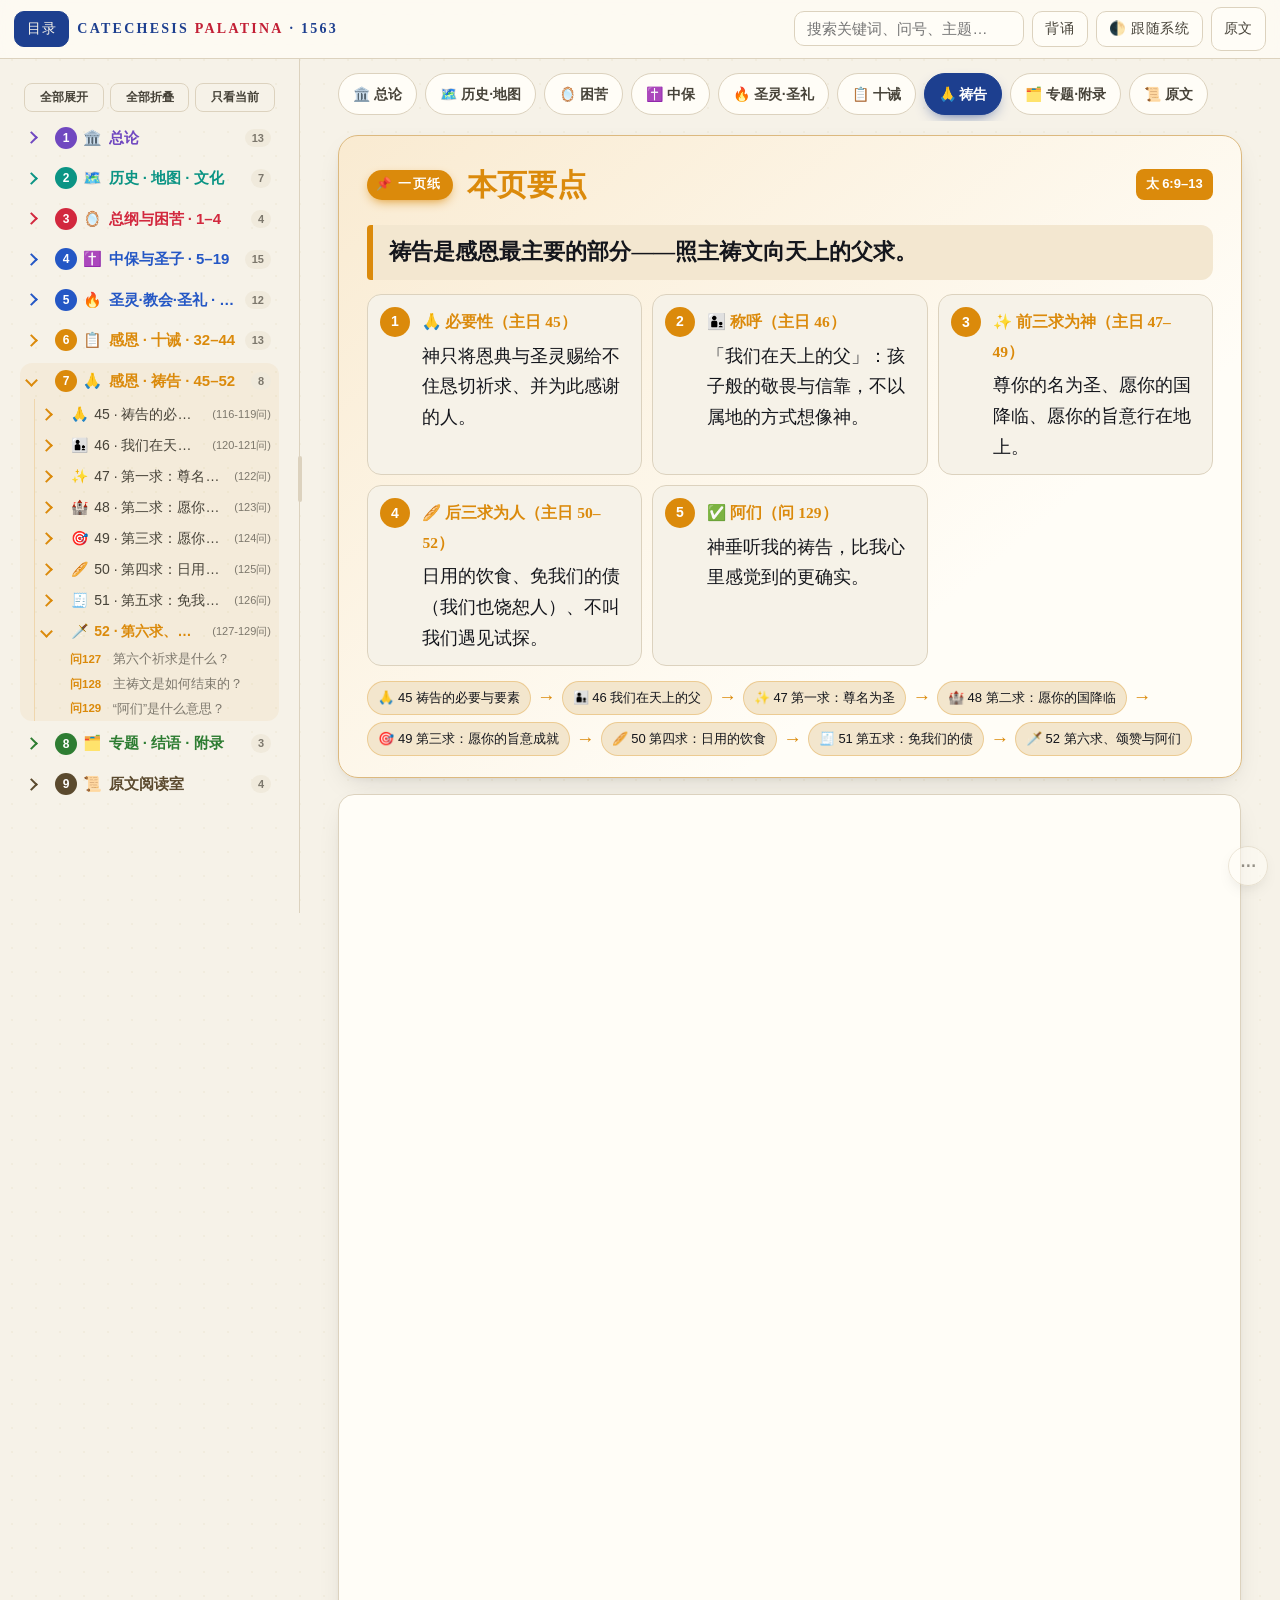
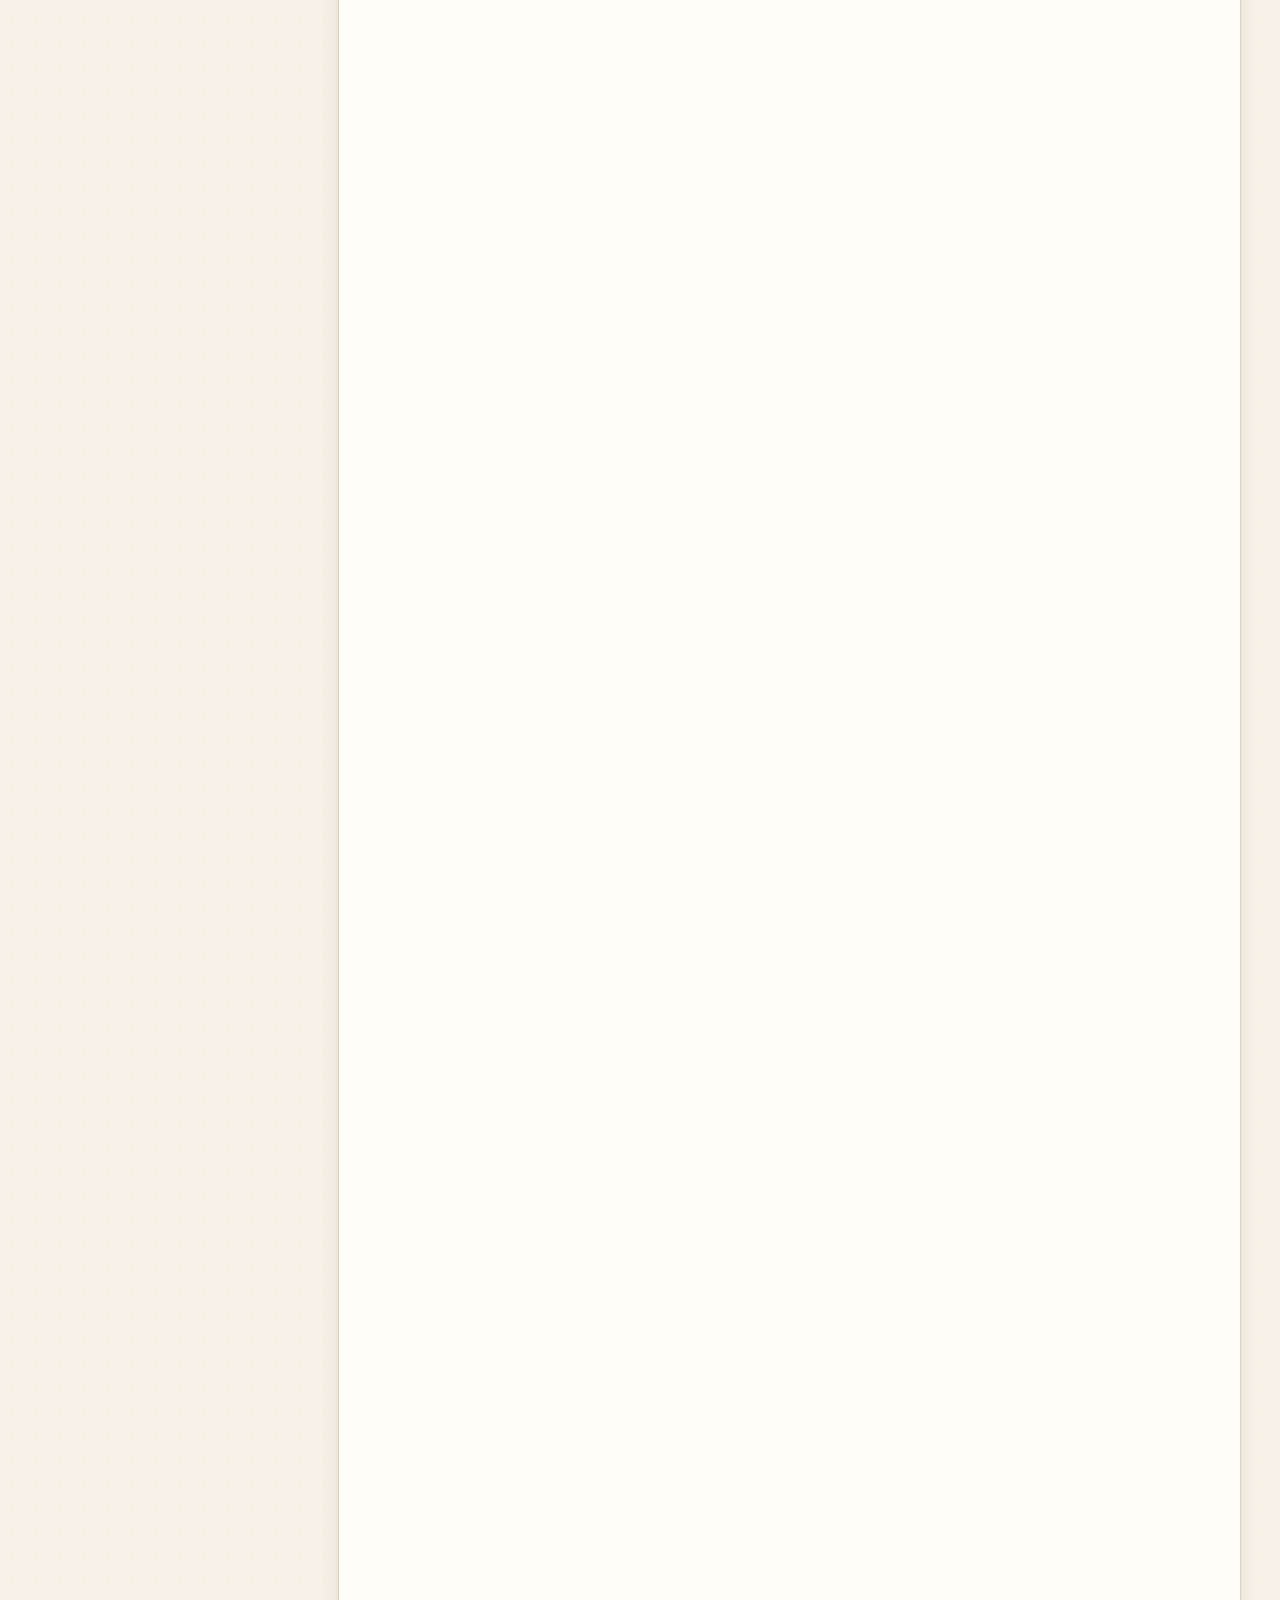
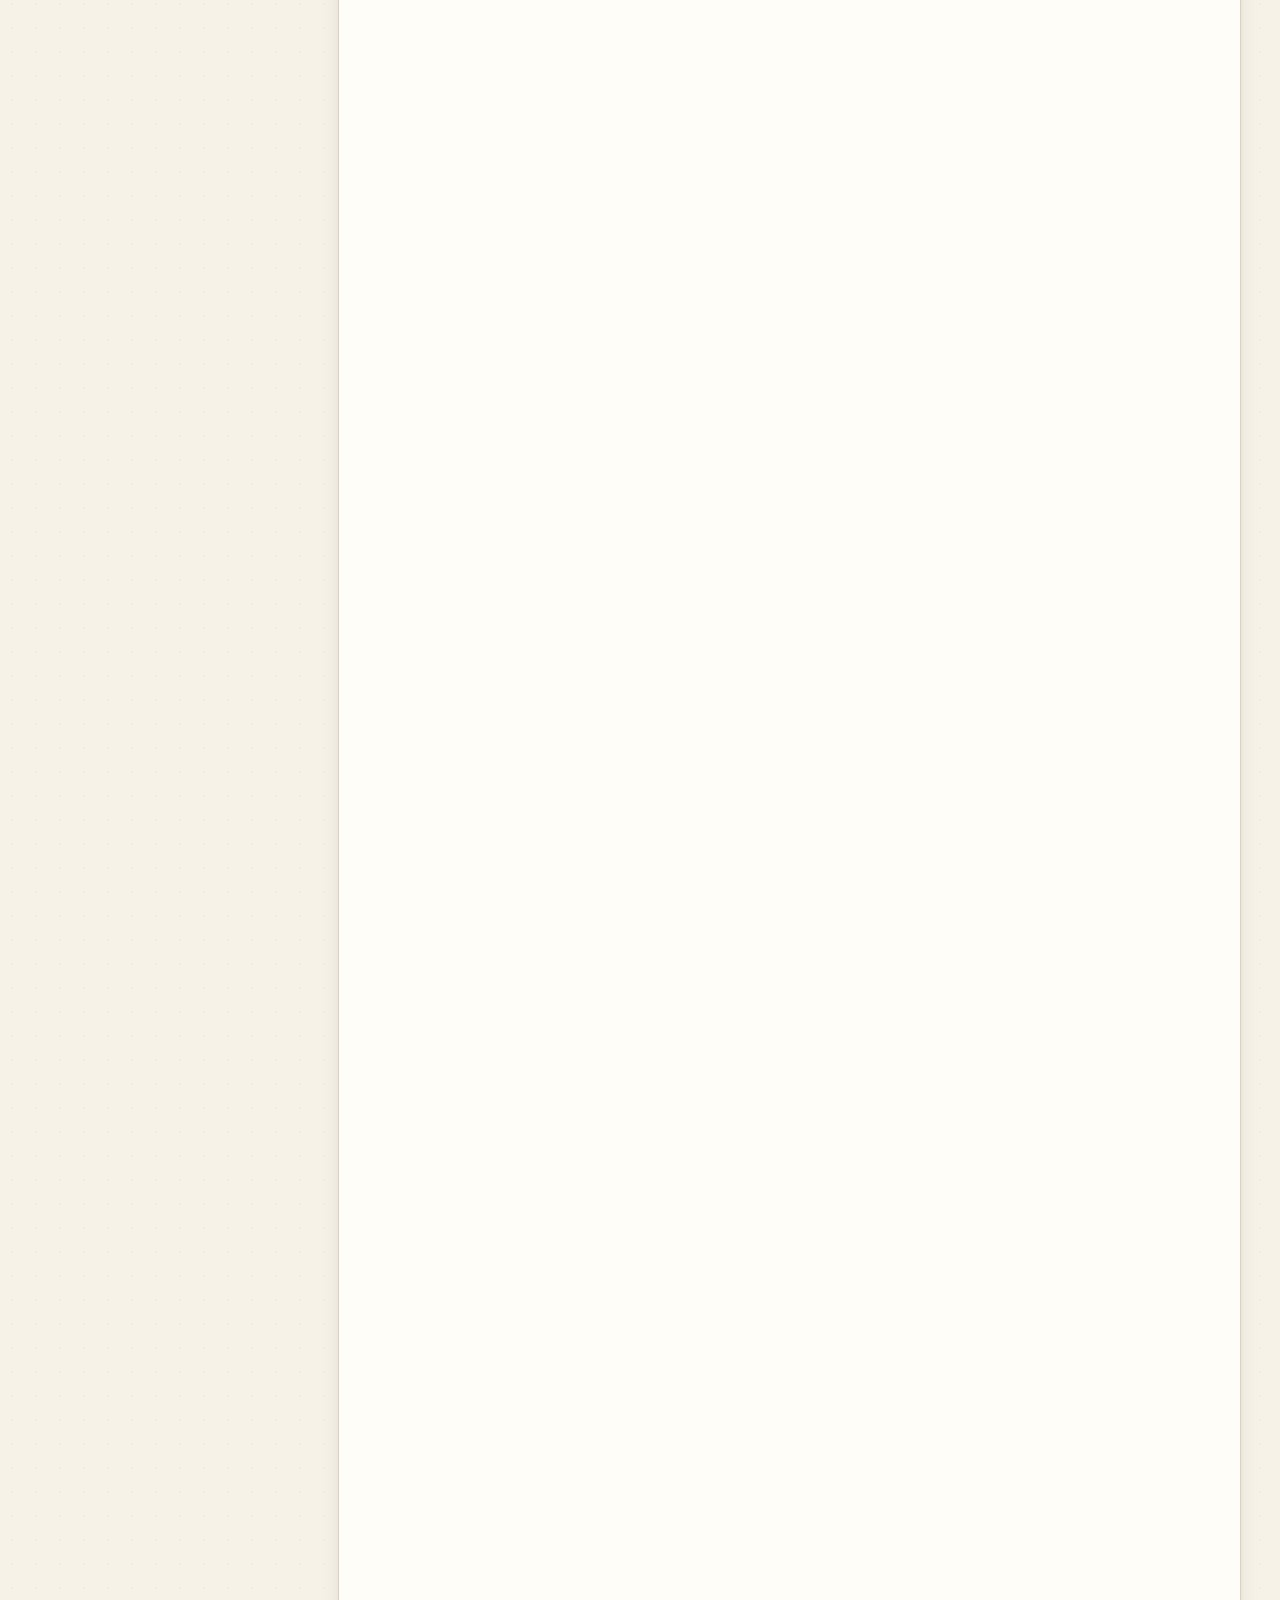
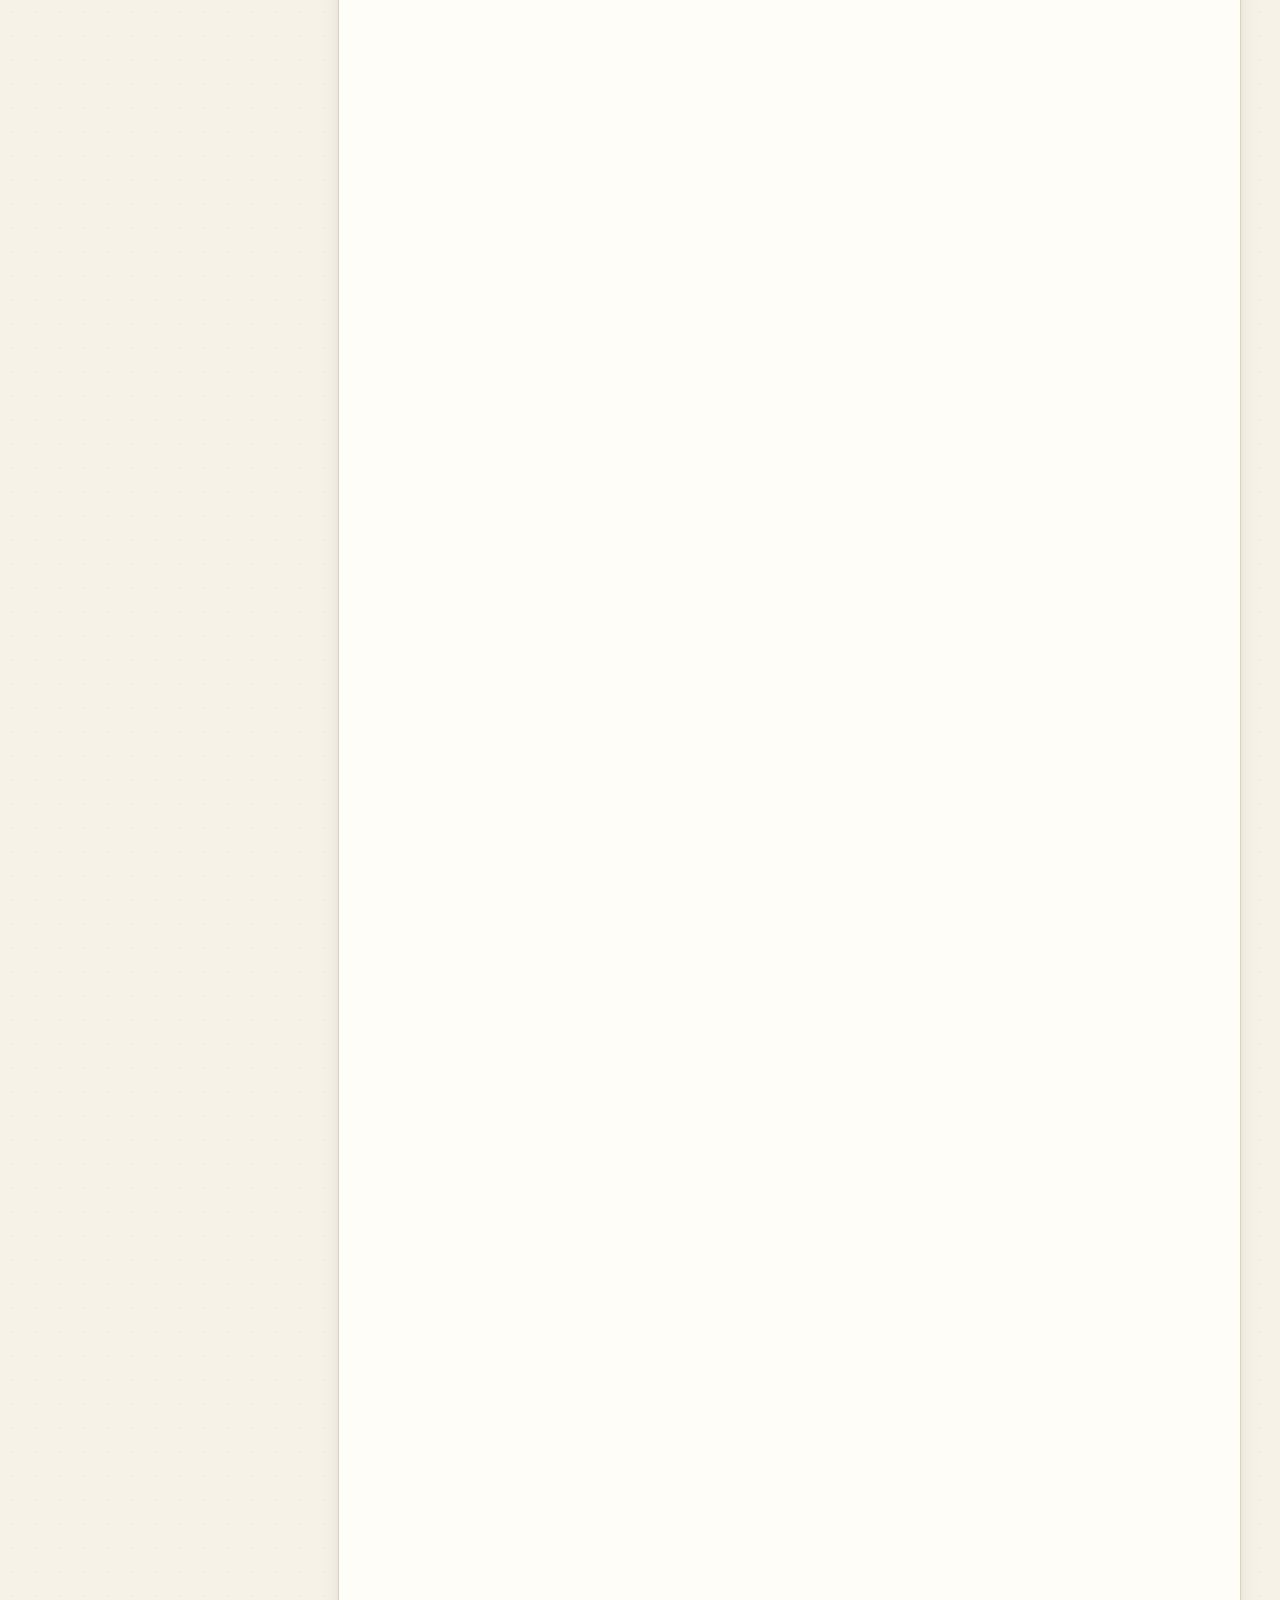
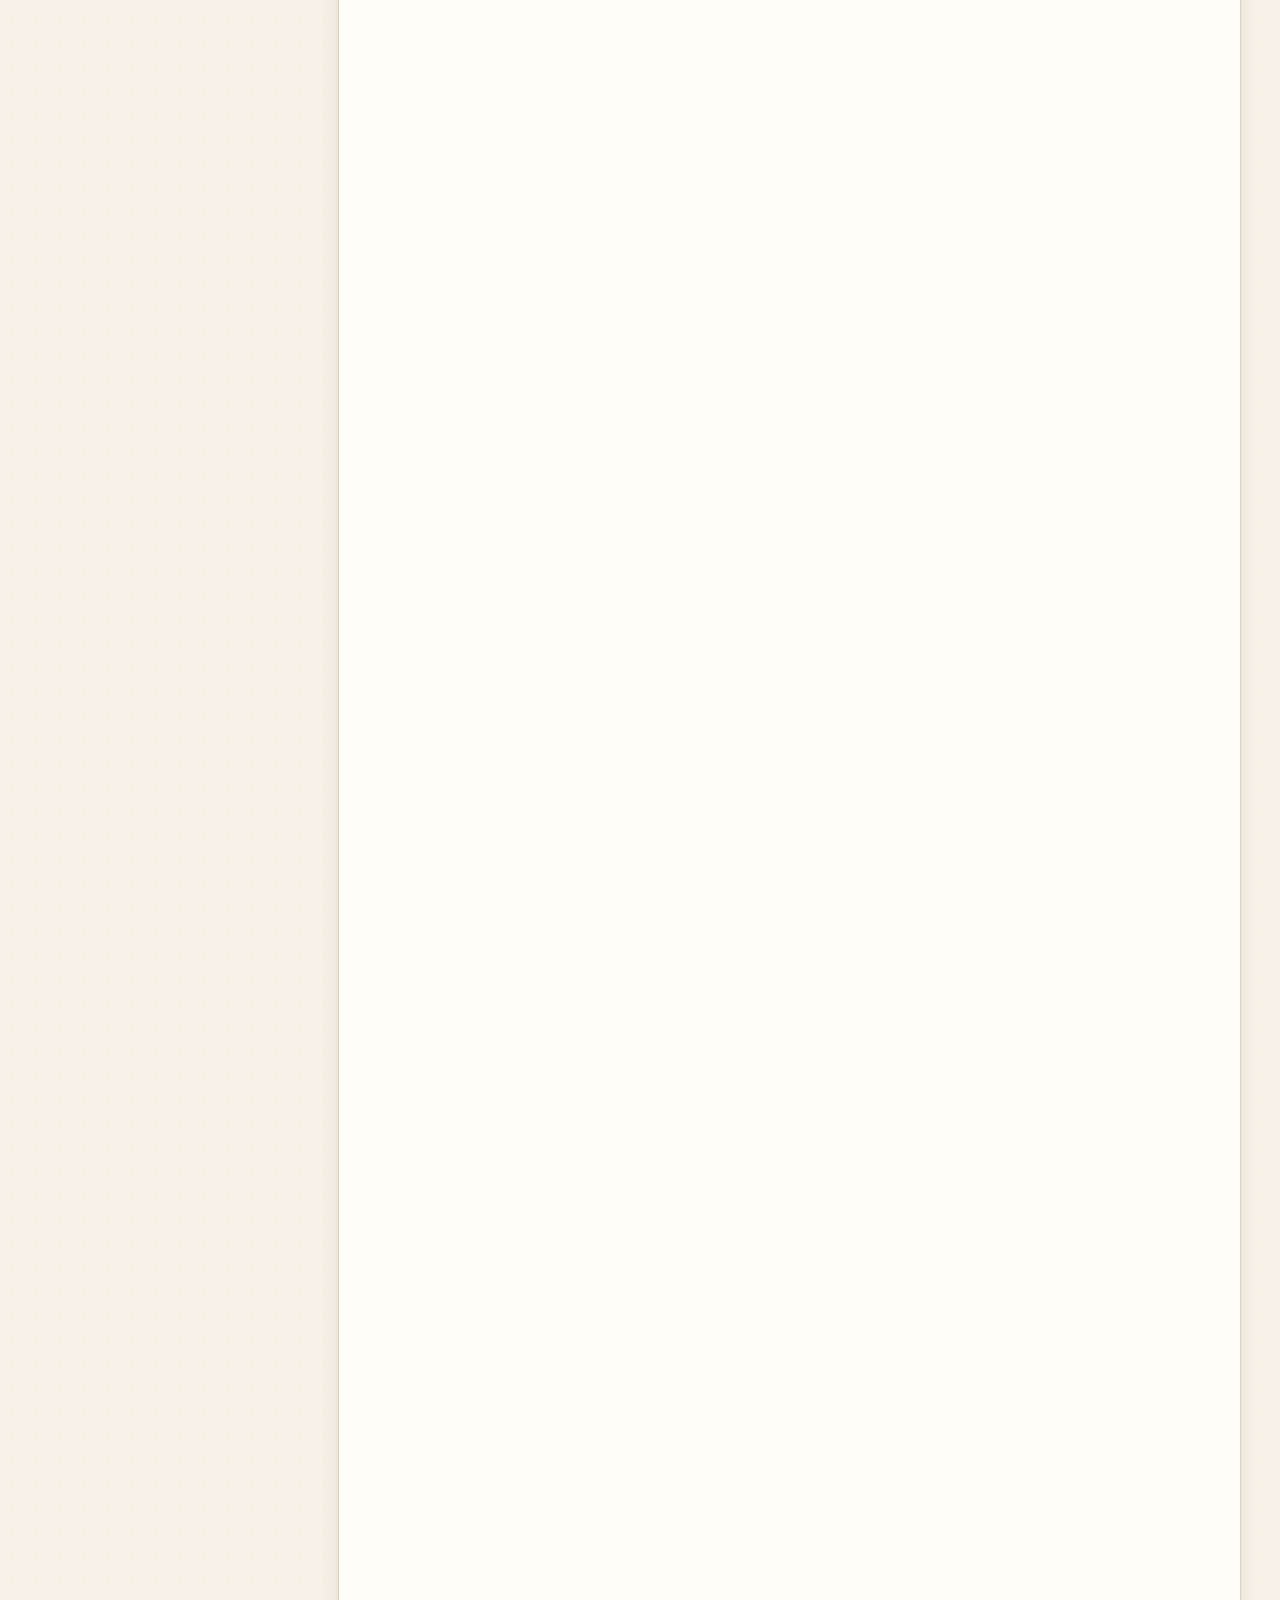
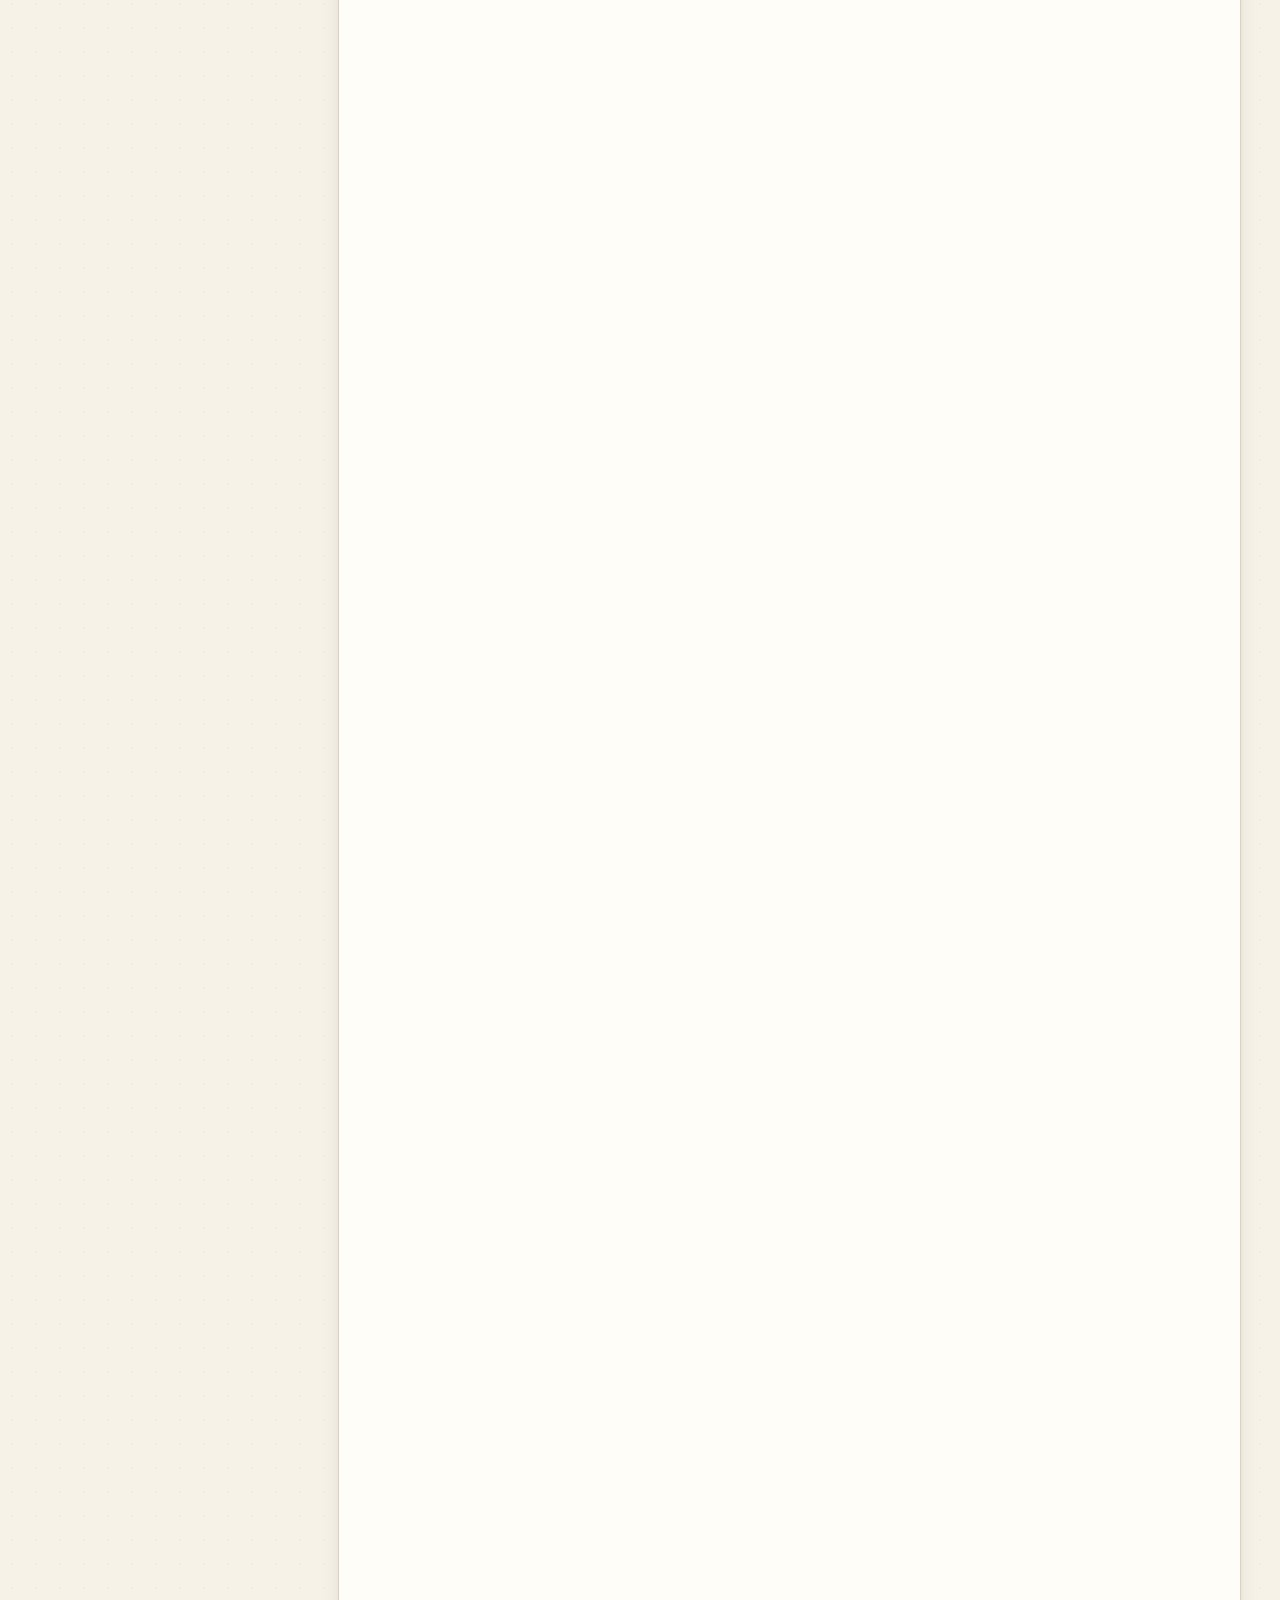
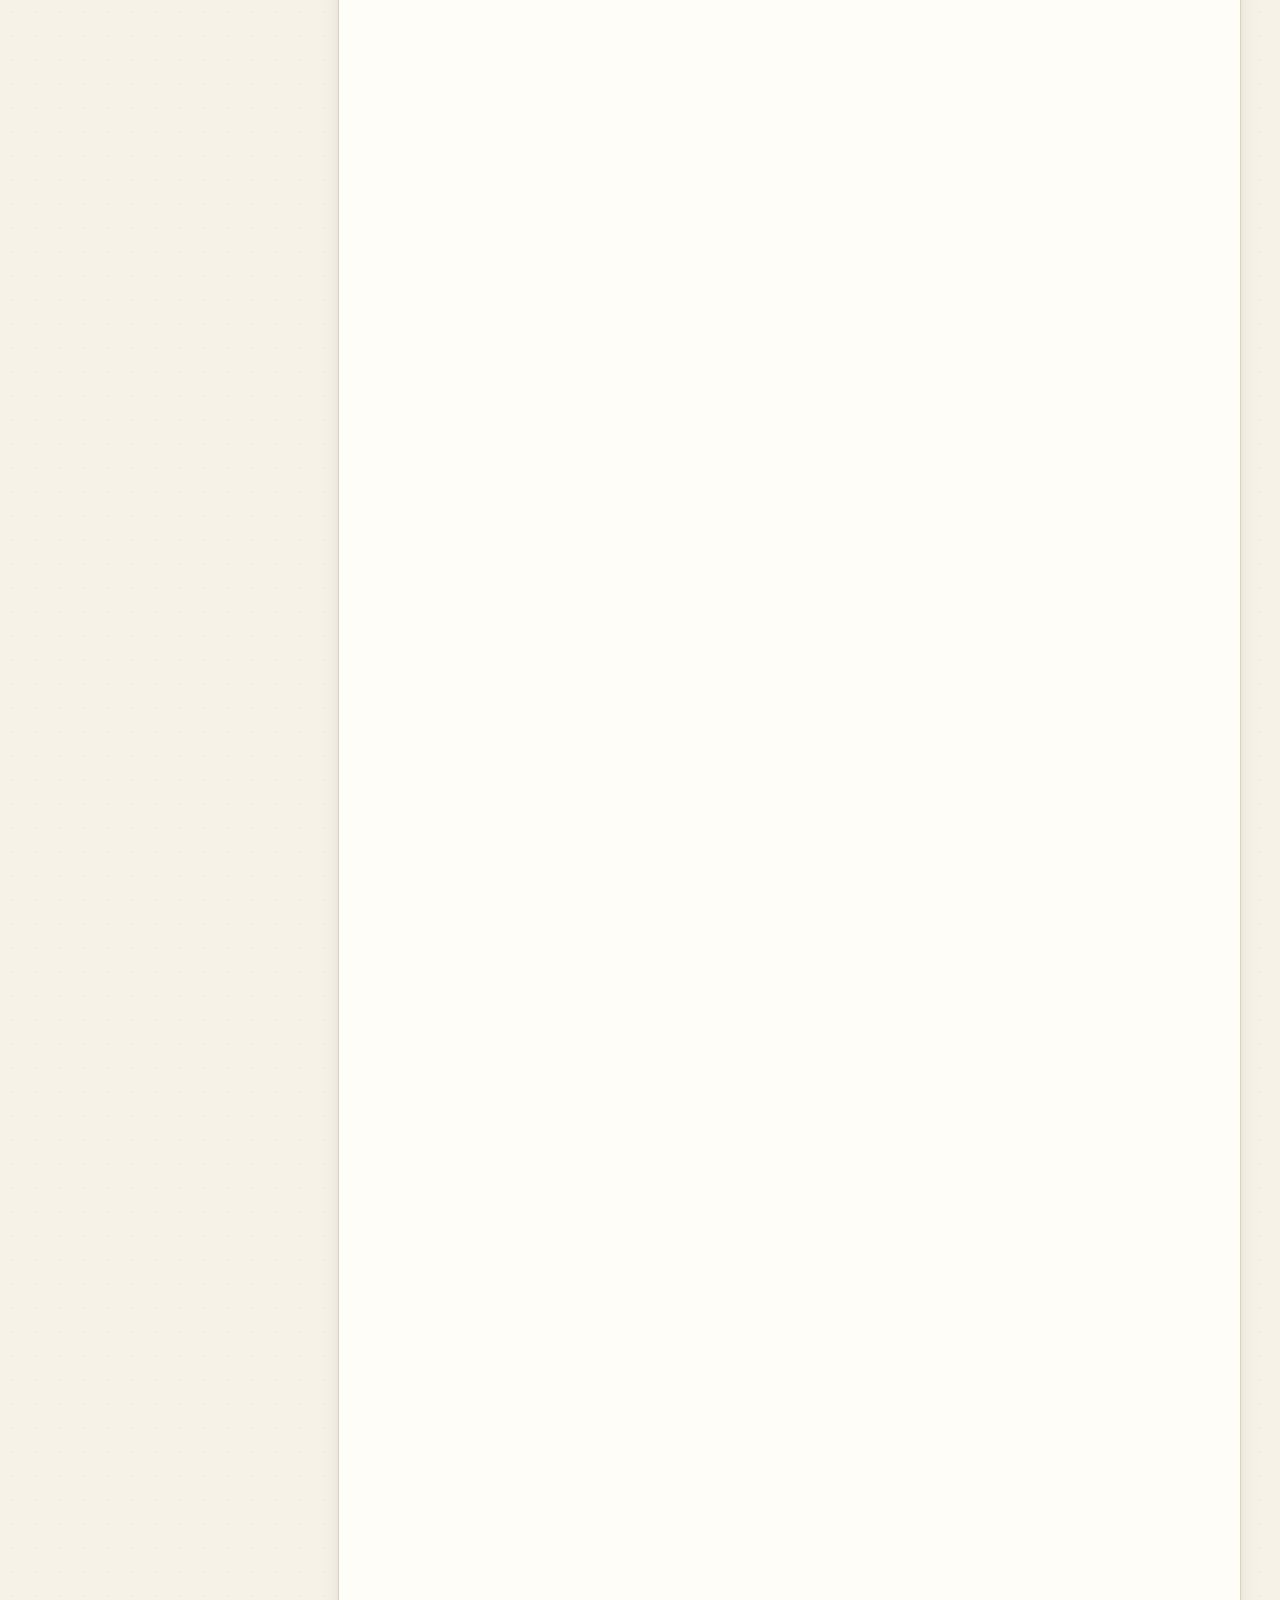
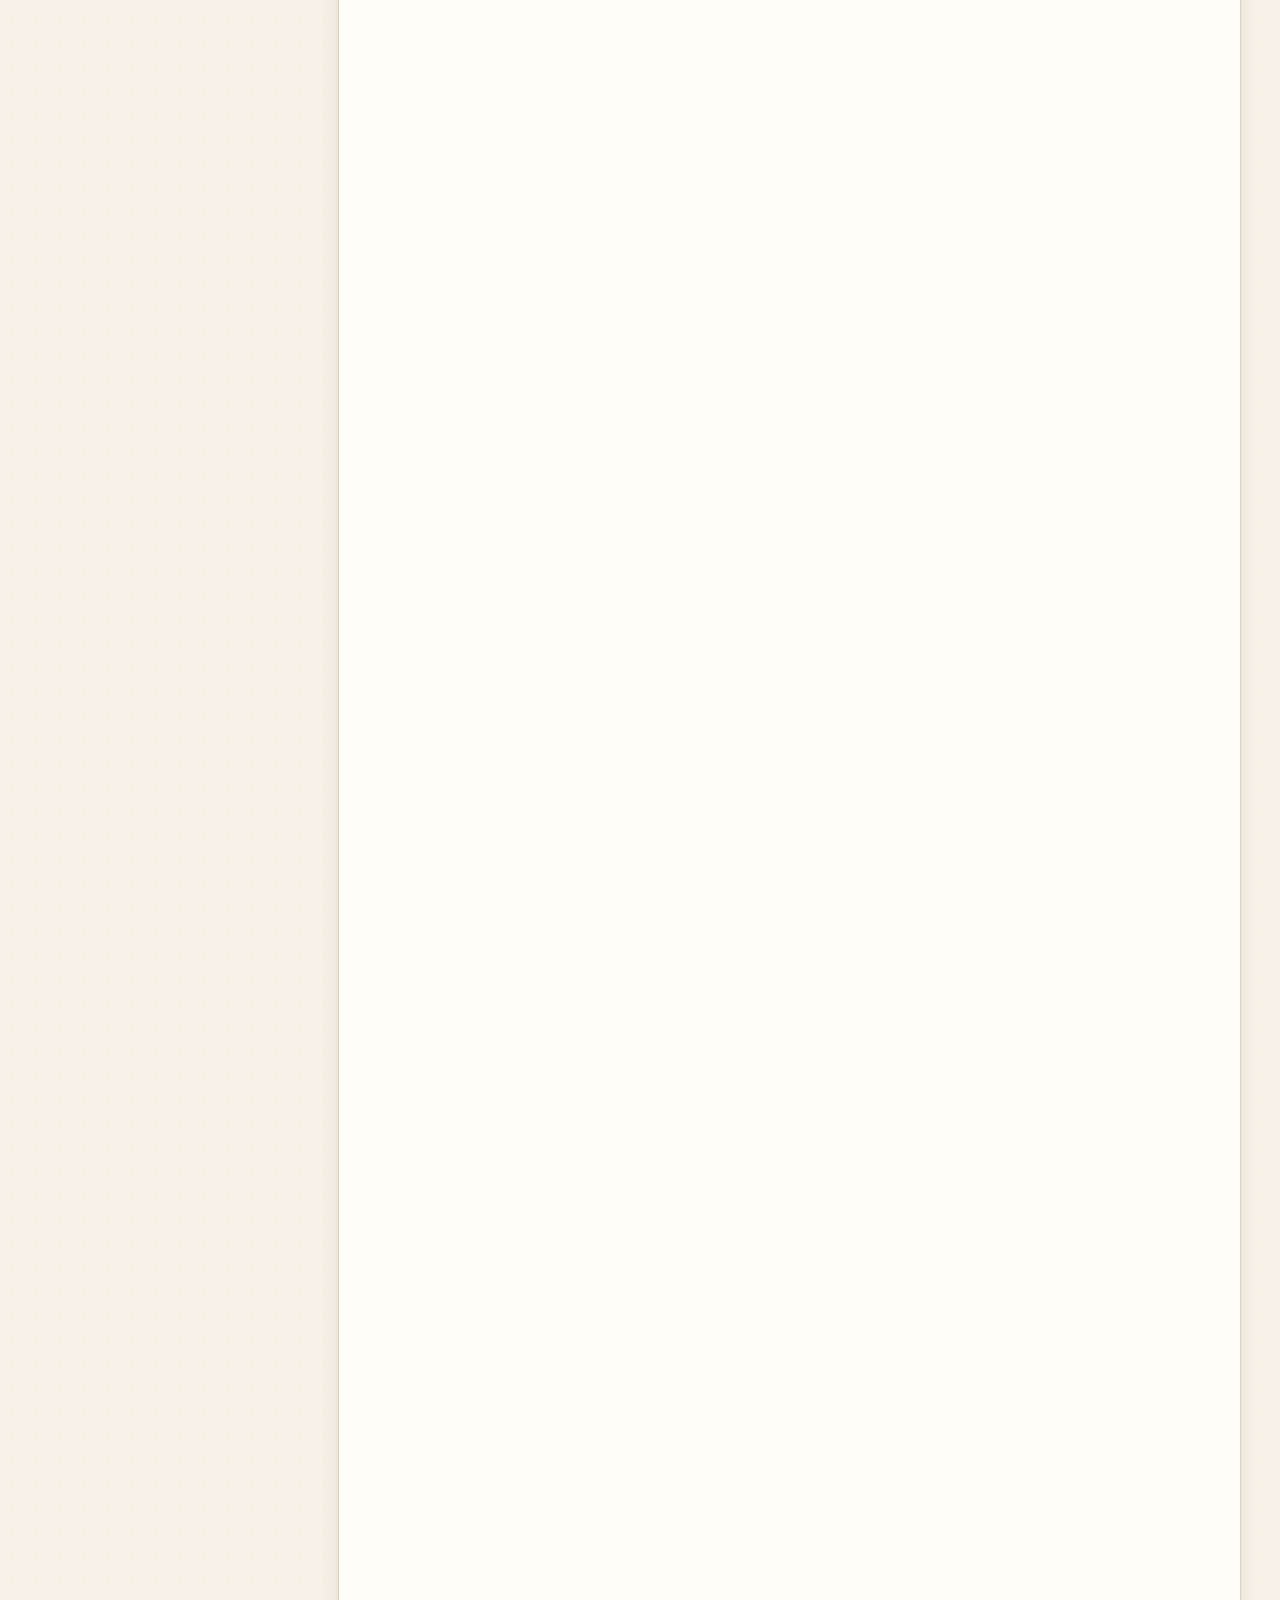
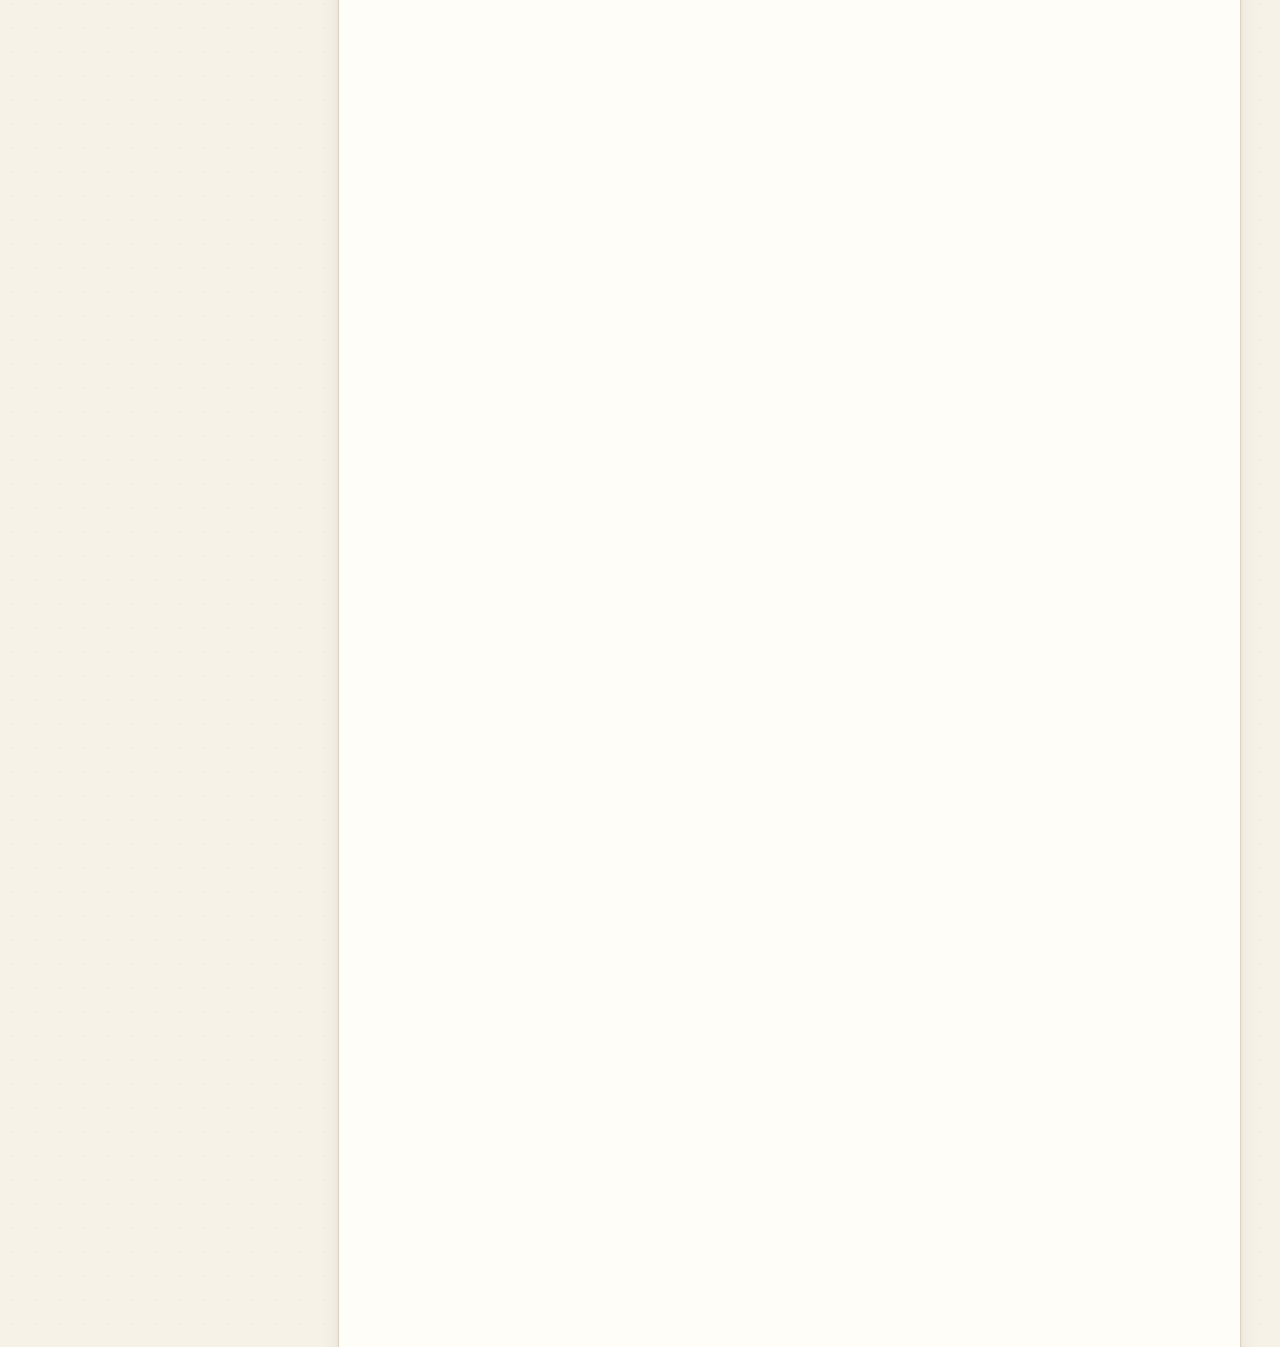
<file: p5-prayer.html>
<!DOCTYPE html><html lang="zh-Hans"><head><meta charset="utf-8"><meta name="viewport" content="width=device-width,initial-scale=1,viewport-fit=cover"><meta name="theme-color" content="#1F3864"><title>感恩 · 祷告 · 主日 45–52 · 海德堡要理问答 52 主日</title><meta name="description" content="海德堡要理问答 129 问 52 主日全景解读：时间线、救赎史故事线、圣经神学、圣约神学、三大普世信经与三项联合信条、地图、思维导图、流程图与背诵系统。"><link rel="icon" href="data:image/svg+xml,%3Csvg xmlns=%27http://www.w3.org/2000/svg%27 viewBox=%270 0 32 32%27%3E%3Crect width=%2732%27 height=%2732%27 fill=%27%231F3864%27/%3E%3Ctext x=%2716%27 y=%2723%27 font-size=%2720%27 text-anchor=%27middle%27 fill=%27%23F6F2E8%27%3EH%3C/text%3E%3C/svg%3E"><script>if("IntersectionObserver" in window)document.documentElement.classList.add("io")</script><link rel="stylesheet" href="assets/site.css"><script type="speculationrules">{"prerender": [{"where": {"href_matches": "/*"}, "eagerness": "moderate"}], "prefetch": [{"urls": ["index.html", "history.html", "p1-misery.html", "p2-christ.html", "p3-spirit.html", "p4-law.html", "topics.html", "texts.html"], "eagerness": "eager"}]}</script></head><body><svg width="0" height="0" style="position:absolute" aria-hidden="true"><symbol id="i-book" viewBox="0 0 24 24" fill="none" stroke="currentColor" stroke-width="1.8" stroke-linecap="round" stroke-linejoin="round"><path d="M4 4h7a3 3 0 0 1 3 3v13a2 2 0 0 0-2-2H4z"/><path d="M20 4h-6a3 3 0 0 0-3 3v13a2 2 0 0 1 2-2h7z"/></symbol><symbol id="i-cross" viewBox="0 0 24 24" fill="none" stroke="currentColor" stroke-width="1.8" stroke-linecap="round" stroke-linejoin="round"><path d="M12 2v20M5 8h14"/></symbol><symbol id="i-core" viewBox="0 0 24 24" fill="none" stroke="currentColor" stroke-width="1.8" stroke-linecap="round" stroke-linejoin="round"><circle cx="12" cy="12" r="9"/><circle cx="12" cy="12" r="4"/><circle cx="12" cy="12" r="1" fill="currentColor"/></symbol><symbol id="i-flow" viewBox="0 0 24 24" fill="none" stroke="currentColor" stroke-width="1.8" stroke-linecap="round" stroke-linejoin="round"><path d="M5 12h14M13 6l6 6-6 6"/></symbol><symbol id="i-scroll" viewBox="0 0 24 24" fill="none" stroke="currentColor" stroke-width="1.8" stroke-linecap="round" stroke-linejoin="round"><path d="M8 3h11v15a3 3 0 0 1-3 3H6a3 3 0 0 1-3-3V6h5"/><path d="M8 3v13"/></symbol><symbol id="i-lang" viewBox="0 0 24 24" fill="none" stroke="currentColor" stroke-width="1.8" stroke-linecap="round" stroke-linejoin="round"><path d="M4 5h9M8.5 3v2M6 5c1 4 4 7 7 8M11 5c-1 4-4 7-7 8"/><path d="M14 21l4-9 4 9M15.5 18h5"/></symbol><symbol id="i-globe" viewBox="0 0 24 24" fill="none" stroke="currentColor" stroke-width="1.8" stroke-linecap="round" stroke-linejoin="round"><circle cx="12" cy="12" r="9"/><path d="M3 12h18M12 3a14 14 0 0 1 0 18M12 3a14 14 0 0 0 0 18"/></symbol><symbol id="i-brain" viewBox="0 0 24 24" fill="none" stroke="currentColor" stroke-width="1.8" stroke-linecap="round" stroke-linejoin="round"><path d="M9 4a3 3 0 0 0-3 3 3 3 0 0 0-2 5 3 3 0 0 0 2 5 3 3 0 0 0 3 3h1V4z"/><path d="M15 4a3 3 0 0 1 3 3 3 3 0 0 1 2 5 3 3 0 0 1-2 5 3 3 0 0 1-3 3h-1V4z"/></symbol><symbol id="i-arc" viewBox="0 0 24 24" fill="none" stroke="currentColor" stroke-width="1.8" stroke-linecap="round" stroke-linejoin="round"><path d="M3 18c4-12 14-12 18 0"/><circle cx="3" cy="18" r="1.5"/><circle cx="21" cy="18" r="1.5"/></symbol><symbol id="i-eye" viewBox="0 0 24 24" fill="none" stroke="currentColor" stroke-width="1.8" stroke-linecap="round" stroke-linejoin="round"><path d="M2 12s4-7 10-7 10 7 10 7-4 7-10 7S2 12 2 12z"/><circle cx="12" cy="12" r="3"/></symbol><symbol id="i-link" viewBox="0 0 24 24" fill="none" stroke="currentColor" stroke-width="1.8" stroke-linecap="round" stroke-linejoin="round"><path d="M10 14a4 4 0 0 0 6 0l3-3a4 4 0 0 0-6-6l-1 1"/><path d="M14 10a4 4 0 0 0-6 0l-3 3a4 4 0 0 0 6 6l1-1"/></symbol><symbol id="i-alert" viewBox="0 0 24 24" fill="none" stroke="currentColor" stroke-width="1.8" stroke-linecap="round" stroke-linejoin="round"><path d="M12 3l10 18H2z"/><path d="M12 10v5M12 18v.5"/></symbol><symbol id="i-key" viewBox="0 0 24 24" fill="none" stroke="currentColor" stroke-width="1.8" stroke-linecap="round" stroke-linejoin="round"><circle cx="8" cy="15" r="4"/><path d="M11 12l9-9M17 6l3 3"/></symbol><symbol id="i-map" viewBox="0 0 24 24" fill="none" stroke="currentColor" stroke-width="1.8" stroke-linecap="round" stroke-linejoin="round"><path d="M12 21s-7-6-7-12a7 7 0 0 1 14 0c0 6-7 12-7 12z"/><circle cx="12" cy="9" r="2.5"/></symbol><symbol id="i-clock" viewBox="0 0 24 24" fill="none" stroke="currentColor" stroke-width="1.8" stroke-linecap="round" stroke-linejoin="round"><circle cx="12" cy="12" r="9"/><path d="M12 7v5l3 2"/></symbol><symbol id="i-mic" viewBox="0 0 24 24" fill="none" stroke="currentColor" stroke-width="1.8" stroke-linecap="round" stroke-linejoin="round"><rect x="9" y="3" width="6" height="11" rx="3"/><path d="M5 11a7 7 0 0 0 14 0M12 18v3"/></symbol><symbol id="i-layers" viewBox="0 0 24 24" fill="none" stroke="currentColor" stroke-width="1.8" stroke-linecap="round" stroke-linejoin="round"><path d="M12 3l9 5-9 5-9-5z"/><path d="M3 13l9 5 9-5"/></symbol><symbol id="i-chev" viewBox="0 0 24 24" fill="none" stroke="currentColor" stroke-width="1.8" stroke-linecap="round" stroke-linejoin="round"><path d="M6 9l6 6 6-6"/></symbol></svg><div id="prog"></div><div class="topbar"><div class="tb"><button class="btn on" id="tocBtn" title="显示／隐藏目录">目录</button><div class="brand">CATECHESIS <b>PALATINA</b> · 1563</div><div class="sp"></div><div class="tbs"><input id="q" type="search" placeholder="搜索关键词、问号、主题…" aria-label="搜索"></div><button class="btn" id="drillBtn" title="遮盖答案，点按逐问自测">背诵</button><button class="btn" id="themeBtn" title="明／暗／跟随系统">主题</button><a class="btn" href="texts.html" title="信经与信条全文（ccifellowship.org 原文）">原文</a></div></div><div class="scrim"></div><div class="shell"><nav class="side"><div class="toc toc3" id="toc3"><div class="t1" style="--tc:var(--prologue)" data-f="index.html"><div class="th1"><button class="tg" type="button" aria-label="展开/折叠"></button><a class="l1" href="index.html#intro-why"><span class="n1">1</span><span class="emo">🏛️</span><span class="t">总论</span><span class="qr">13</span></a></div><div class="tb1"><div class="t2"><div class="th2"><i class="tgx"></i><a class="l2" href="index.html#intro-why" title="为什么会有这本要理问答"><span class="emo">🏰</span><span class="t">为什么会有这本要理问答</span></a></div></div><div class="t2"><div class="th2"><i class="tgx"></i><a class="l2" href="index.html#intro-frame" title="跳出框架看骨架：三重结构与三重回环"><span class="emo">🧭</span><span class="t">跳出框架看骨架：三重结构与三重回环</span></a></div></div><div class="t2"><div class="th2"><i class="tgx"></i><a class="l2" href="index.html#intro-canon" title="从整本圣经看：正典弧线上的海德堡"><span class="emo">📜</span><span class="t">从整本圣经看：正典弧线上的海德堡</span></a></div></div><div class="t2"><div class="th2"><i class="tgx"></i><a class="l2" href="index.html#bt-canon" title="圣经神学：不是证明经文，而是跟随故事"><span class="emo">📖</span><span class="t">圣经神学：不是证明经文，而是跟随故事</span></a></div></div><div class="t2"><div class="th2"><i class="tgx"></i><a class="l2" href="index.html#bt-cov" title="圣约神学：全书的语法"><span class="emo">🤝</span><span class="t">圣约神学：全书的语法</span></a></div></div><div class="t2"><div class="th2"><i class="tgx"></i><a class="l2" href="index.html#intro-compare" title="在信条家族中的位置：三大普世信经与三项联合信条"><span class="emo">🏛️</span><span class="t">在信条家族中的位置：三大普世信经与三项联合信条</span></a></div></div><div class="t2"><div class="th2"><i class="tgx"></i><a class="l2" href="index.html#creed-reader" title="信经背诵室：三大普世信经干净阅读版"><span class="emo">🎙️</span><span class="t">信经背诵室：三大普世信经干净阅读版</span></a></div></div><div class="t2"><div class="th2"><i class="tgx"></i><a class="l2" href="index.html#forms-cmp" title="三项联合信条深度对比：为什么需要三份"><span class="emo">⚖️</span><span class="t">三项联合信条深度对比：为什么需要三份</span></a></div></div><div class="t2"><div class="th2"><i class="tgx"></i><a class="l2" href="index.html#intro-method" title="释经进路：先宏观，后微观"><span class="emo">🔍</span><span class="t">释经进路：先宏观，后微观</span></a></div></div><div class="t2"><div class="th2"><i class="tgx"></i><a class="l2" href="index.html#intro-map" title="改革宗欧洲：海德堡在影响网络中的位置"><span class="emo">🗺️</span><span class="t">改革宗欧洲：海德堡在影响网络中的位置</span></a></div></div><div class="t2"><div class="th2"><i class="tgx"></i><a class="l2" href="index.html#intro-text" title="文本、版本与要理讲道传统"><span class="emo">🖋️</span><span class="t">文本、版本与要理讲道传统</span></a></div></div><div class="t2"><div class="th2"><i class="tgx"></i><a class="l2" href="index.html#compass" title="思维导图与 52 主日罗盘"><span class="emo">🧠</span><span class="t">思维导图与 52 主日罗盘</span></a></div></div><div class="t2"><div class="th2"><i class="tgx"></i><a class="l2" href="index.html#flash" title="52 主日闪卡速记"><span class="emo">🃏</span><span class="t">52 主日闪卡速记</span></a></div></div></div></div><div class="t1" style="--tc:var(--teal)" data-f="history.html"><div class="th1"><button class="tg" type="button" aria-label="展开/折叠"></button><a class="l1" href="history.html#hist-intro"><span class="n1">2</span><span class="emo">🗺️</span><span class="t">历史 · 地图 · 文化</span><span class="qr">7</span></a></div><div class="tb1"><div class="t2"><div class="th2"><i class="tgx"></i><a class="l2" href="history.html#hist-intro" title="历史 · 地图 · 文化：一部要理问答诞生的现场"><span class="emo"></span><span class="t">历史 · 地图 · 文化：一部要理问答诞生的现场</span></a></div></div><div class="t2"><div class="th2"><i class="tgx"></i><a class="l2" href="history.html#hist-scene" title="情景图：1563 年的海德堡"><span class="emo"></span><span class="t">情景图：1563 年的海德堡</span></a></div></div><div class="t2"><div class="th2"><i class="tgx"></i><a class="l2" href="history.html#hist-sunday" title="讲解图：要理问答怎样「用」——一个主日下午"><span class="emo"></span><span class="t">讲解图：要理问答怎样「用」——一个主日下午</span></a></div></div><div class="t2"><div class="th2"><i class="tgx"></i><a class="l2" href="history.html#hist-map" title="互动时间线 × 真实地图"><span class="emo"></span><span class="t">互动时间线 × 真实地图</span></a></div></div><div class="t2"><div class="th2"><i class="tgx"></i><a class="l2" href="history.html#hist-rhine" title="示意图：莱茵走廊——思想顺流北上"><span class="emo"></span><span class="t">示意图：莱茵走廊——思想顺流北上</span></a></div></div><div class="t2"><div class="th2"><i class="tgx"></i><a class="l2" href="history.html#hist-world" title="从一座城到五大洲：传播地图"><span class="emo"></span><span class="t">从一座城到五大洲：传播地图</span></a></div></div><div class="t2"><div class="th2"><i class="tgx"></i><a class="l2" href="history.html#hist-culture" title="文化区域对照：同一场改革，四种面貌"><span class="emo"></span><span class="t">文化区域对照：同一场改革，四种面貌</span></a></div></div></div></div><div class="t1" style="--tc:var(--misery)" data-f="p1-misery.html"><div class="th1"><button class="tg" type="button" aria-label="展开/折叠"></button><a class="l1" href="p1-misery.html#ld1"><span class="n1">3</span><span class="emo">🪞</span><span class="t">总纲与困苦 · 1–4</span><span class="qr">4</span></a></div><div class="tb1"><div class="t2 has"><div class="th2"><button class="tg" type="button" aria-label="展开/折叠"></button><a class="l2" href="p1-misery.html#ld1" data-n="1" title="1 · 唯一的安慰"><span class="emo">🕊️</span><span class="t">1 · 唯一的安慰</span><span class="qr">(1-2问)</span></a></div><div class="tb2"><a class="l3" href="p1-misery.html#q1" title="问1 或生或死，你唯一的安慰是什么？"><span class="no3">问1</span><span class="t">或生或死，你唯一的安慰是什么？</span></a><a class="l3" href="p1-misery.html#q2" title="问2 为了在这样的安慰中喜乐地生或死，你必须知道哪些事呢？"><span class="no3">问2</span><span class="t">为了在这样的安慰中喜乐地生或死，你必须知道哪些事呢？</span></a></div></div><div class="t2 has"><div class="th2"><button class="tg" type="button" aria-label="展开/折叠"></button><a class="l2" href="p1-misery.html#ld2" data-n="2" title="2 · 认识困苦的途径"><span class="emo">🪞</span><span class="t">2 · 认识困苦的途径</span><span class="qr">(3-5问)</span></a></div><div class="tb2"><a class="l3" href="p1-misery.html#q3" title="问3 你从何处得知你的罪恶和愁苦呢？"><span class="no3">问3</span><span class="t">你从何处得知你的罪恶和愁苦呢？</span></a><a class="l3" href="p1-misery.html#q4" title="问4 神的律法对我们有什么要求呢？"><span class="no3">问4</span><span class="t">神的律法对我们有什么要求呢？</span></a><a class="l3" href="p1-misery.html#q5" title="问5 你能完全遵守这些诫命吗？"><span class="no3">问5</span><span class="t">你能完全遵守这些诫命吗？</span></a></div></div><div class="t2 has"><div class="th2"><button class="tg" type="button" aria-label="展开/折叠"></button><a class="l2" href="p1-misery.html#ld3" data-n="3" title="3 · 创造、堕落与败坏"><span class="emo">🍎</span><span class="t">3 · 创造、堕落与败坏</span><span class="qr">(6-8问)</span></a></div><div class="tb2"><a class="l3" href="p1-misery.html#q6" title="问6 神原本就把人造得如此邪恶和悖逆吗？"><span class="no3">问6</span><span class="t">神原本就把人造得如此邪恶和悖逆吗？</span></a><a class="l3" href="p1-misery.html#q7" title="问7 那么，败坏的人性从何而来呢？"><span class="no3">问7</span><span class="t">那么，败坏的人性从何而来呢？</span></a><a class="l3" href="p1-misery.html#q8" title="问8 我们是否如此败坏，以致完全没有能力行任何的善，反倒倾向于诸般的恶呢？"><span class="no3">问8</span><span class="t">我们是否如此败坏，以致完全没有能力行任何的善，反倒倾向于诸般的恶呢？</span></a></div></div><div class="t2 has"><div class="th2"><button class="tg" type="button" aria-label="展开/折叠"></button><a class="l2" href="p1-misery.html#ld4" data-n="4" title="4 · 神的公义与怜悯"><span class="emo">⚖️</span><span class="t">4 · 神的公义与怜悯</span><span class="qr">(9-11问)</span></a></div><div class="tb2"><a class="l3" href="p1-misery.html#q9" title="问9 神在律法中要求人做他们所做不到的事，这岂不是不公平吗？"><span class="no3">问9</span><span class="t">神在律法中要求人做他们所做不到的事，这岂不是不公平吗？</span></a><a class="l3" href="p1-misery.html#q10" title="问10 神会任凭这种悖逆和反叛不受惩罚吗?"><span class="no3">问10</span><span class="t">神会任凭这种悖逆和反叛不受惩罚吗?</span></a><a class="l3" href="p1-misery.html#q11" title="问11 但是，神不也是慈爱的吗？"><span class="no3">问11</span><span class="t">但是，神不也是慈爱的吗？</span></a></div></div></div></div><div class="t1" style="--tc:var(--deliver)" data-f="p2-christ.html"><div class="th1"><button class="tg" type="button" aria-label="展开/折叠"></button><a class="l1" href="p2-christ.html#ld5"><span class="n1">4</span><span class="emo">✝️</span><span class="t">中保与圣子 · 5–19</span><span class="qr">15</span></a></div><div class="tb1"><div class="t2 has"><div class="th2"><button class="tg" type="button" aria-label="展开/折叠"></button><a class="l2" href="p2-christ.html#ld5" data-n="5" title="5 · 中保的必要与资格"><span class="emo">🌉</span><span class="t">5 · 中保的必要与资格</span><span class="qr">(12-15问)</span></a></div><div class="tb2"><a class="l3" href="p2-christ.html#q12" title="问12 既然按照神公义的审判，我们都当受到今生及永世的刑罚，那么我们怎样才能逃脱这刑罚，并再次蒙神恩宠呢？"><span class="no3">问12</span><span class="t">既然按照神公义的审判，我们都当受到今生及永世的刑罚，那么我们怎样才能逃脱这刑罚，并再次蒙神恩宠呢？</span></a><a class="l3" href="p2-christ.html#q13" title="问13 我们自己能够偿还这罪债吗？"><span class="no3">问13</span><span class="t">我们自己能够偿还这罪债吗？</span></a><a class="l3" href="p2-christ.html#q14" title="问14 有没有其他受造物能替我们赎罪呢？"><span class="no3">问14</span><span class="t">有没有其他受造物能替我们赎罪呢？</span></a><a class="l3" href="p2-christ.html#q15" title="问15 那么，人必须寻求一位怎样的中保和救赎者呢？"><span class="no3">问15</span><span class="t">那么，人必须寻求一位怎样的中保和救赎者呢？</span></a></div></div><div class="t2 has"><div class="th2"><button class="tg" type="button" aria-label="展开/折叠"></button><a class="l2" href="p2-christ.html#ld6" data-n="6" title="6 · 这中保是谁"><span class="emo">👑</span><span class="t">6 · 这中保是谁</span><span class="qr">(16-19问)</span></a></div><div class="tb2"><a class="l3" href="p2-christ.html#q16" title="问16 为什么他必须是真人，且是无罪的人？"><span class="no3">问16</span><span class="t">为什么他必须是真人，且是无罪的人？</span></a><a class="l3" href="p2-christ.html#q17" title="问17 为什么他必须同时是真神呢？"><span class="no3">问17</span><span class="t">为什么他必须同时是真神呢？</span></a><a class="l3" href="p2-christ.html#q18" title="问18 那么，谁是那位中保，既是真神，同时又是真实而无罪的人呢？"><span class="no3">问18</span><span class="t">那么，谁是那位中保，既是真神，同时又是真实而无罪的人呢？</span></a><a class="l3" href="p2-christ.html#q19" title="问19 你从哪里得知这事呢？"><span class="no3">问19</span><span class="t">你从哪里得知这事呢？</span></a></div></div><div class="t2 has"><div class="th2"><button class="tg" type="button" aria-label="展开/折叠"></button><a class="l2" href="p2-christ.html#ld7" data-n="7" title="7 · 真信心与使徒信经"><span class="emo">🔑</span><span class="t">7 · 真信心与使徒信经</span><span class="qr">(20-23问)</span></a></div><div class="tb2"><a class="l3" href="p2-christ.html#q20" title="问20 因着亚当，众人都灭亡了。那么是否藉着基督，众人都得救了呢？"><span class="no3">问20</span><span class="t">因着亚当，众人都灭亡了。那么是否藉着基督，众人都得救了呢？</span></a><a class="l3" href="p2-christ.html#q21" title="问21 什么是真信心？"><span class="no3">问21</span><span class="t">什么是真信心？</span></a><a class="l3" href="p2-christ.html#q22" title="问22 那么，基督徒必须相信什么？"><span class="no3">问22</span><span class="t">那么，基督徒必须相信什么？</span></a><a class="l3" href="p2-christ.html#q23" title="问23 这一信经包括哪些内容？"><span class="no3">问23</span><span class="t">这一信经包括哪些内容？</span></a></div></div><div class="t2 has"><div class="th2"><button class="tg" type="button" aria-label="展开/折叠"></button><a class="l2" href="p2-christ.html#ld8" data-n="8" title="8 · 三位一体"><span class="emo">🔺</span><span class="t">8 · 三位一体</span><span class="qr">(24-25问)</span></a></div><div class="tb2"><a class="l3" href="p2-christ.html#q24" title="问24 这一信经是怎样划分的呢？"><span class="no3">问24</span><span class="t">这一信经是怎样划分的呢？</span></a><a class="l3" href="p2-christ.html#q25" title="问25 既然神只有一位1，那么你为什么说有三位，即圣父、圣子和圣灵呢？"><span class="no3">问25</span><span class="t">既然神只有一位1，那么你为什么说有三位，即圣父、圣子和圣灵呢？</span></a></div></div><div class="t2 has"><div class="th2"><button class="tg" type="button" aria-label="展开/折叠"></button><a class="l2" href="p2-christ.html#ld9" data-n="9" title="9 · 圣父与创造"><span class="emo">🌍</span><span class="t">9 · 圣父与创造</span><span class="qr">(26问)</span></a></div><div class="tb2"><a class="l3" href="p2-christ.html#q26" title="问26 当你宣告“我信神，全能的父，创造天地的主”时，你相信什么？"><span class="no3">问26</span><span class="t">当你宣告“我信神，全能的父，创造天地的主”时，你相信什么？</span></a></div></div><div class="t2 has"><div class="th2"><button class="tg" type="button" aria-label="展开/折叠"></button><a class="l2" href="p2-christ.html#ld10" data-n="10" title="10 · 神的护理"><span class="emo">🌧️</span><span class="t">10 · 神的护理</span><span class="qr">(27-28问)</span></a></div><div class="tb2"><a class="l3" href="p2-christ.html#q27" title="问27 你如何理解“神的护理”？"><span class="no3">问27</span><span class="t">你如何理解“神的护理”？</span></a><a class="l3" href="p2-christ.html#q28" title="问28 知道神创造万有并且仍护理、托住万有对我们有何益处呢？"><span class="no3">问28</span><span class="t">知道神创造万有并且仍护理、托住万有对我们有何益处呢？</span></a></div></div><div class="t2 has"><div class="th2"><button class="tg" type="button" aria-label="展开/折叠"></button><a class="l2" href="p2-christ.html#ld11" data-n="11" title="11 · 耶稣这名"><span class="emo">✝️</span><span class="t">11 · 耶稣这名</span><span class="qr">(29-30问)</span></a></div><div class="tb2"><a class="l3" href="p2-christ.html#q29" title="问29 为什么神的儿子被称为“耶稣”，即救主呢？"><span class="no3">问29</span><span class="t">为什么神的儿子被称为“耶稣”，即救主呢？</span></a><a class="l3" href="p2-christ.html#q30" title="问30 那些从圣徒身上、从自身或从别处寻找拯救或福乐的人，也信独一的救主耶稣吗？"><span class="no3">问30</span><span class="t">那些从圣徒身上、从自身或从别处寻找拯救或福乐的人，也信独一的救主耶稣吗？</span></a></div></div><div class="t2 has"><div class="th2"><button class="tg" type="button" aria-label="展开/折叠"></button><a class="l2" href="p2-christ.html#ld12" data-n="12" title="12 · 基督三职与信徒的受膏"><span class="emo">🫒</span><span class="t">12 · 基督三职与信徒的受膏</span><span class="qr">(31-32问)</span></a></div><div class="tb2"><a class="l3" href="p2-christ.html#q31" title="问31 为什么称他为“基督”，即受膏者呢？"><span class="no3">问31</span><span class="t">为什么称他为“基督”，即受膏者呢？</span></a><a class="l3" href="p2-christ.html#q32" title="问32 为什么你被称为基督徒呢？"><span class="no3">问32</span><span class="t">为什么你被称为基督徒呢？</span></a></div></div><div class="t2 has"><div class="th2"><button class="tg" type="button" aria-label="展开/折叠"></button><a class="l2" href="p2-christ.html#ld13" data-n="13" title="13 · 独生子与我们的主"><span class="emo">👶</span><span class="t">13 · 独生子与我们的主</span><span class="qr">(33-34问)</span></a></div><div class="tb2"><a class="l3" href="p2-christ.html#q33" title="问33 既然我们也是神的儿女，为什么基督还被称为神的独生子呢？"><span class="no3">问33</span><span class="t">既然我们也是神的儿女，为什么基督还被称为神的独生子呢？</span></a><a class="l3" href="p2-christ.html#q34" title="问34 你为什么称他为“我们的主”呢？"><span class="no3">问34</span><span class="t">你为什么称他为“我们的主”呢？</span></a></div></div><div class="t2 has"><div class="th2"><button class="tg" type="button" aria-label="展开/折叠"></button><a class="l2" href="p2-christ.html#ld14" data-n="14" title="14 · 道成肉身"><span class="emo">🌟</span><span class="t">14 · 道成肉身</span><span class="qr">(35-36问)</span></a></div><div class="tb2"><a class="l3" href="p2-christ.html#q35" title="问35 你宣告说“因圣灵感孕，从童贞女马利亚所生”，这句话是什么意思？"><span class="no3">问35</span><span class="t">你宣告说“因圣灵感孕，从童贞女马利亚所生”，这句话是什么意思？</span></a><a class="l3" href="p2-christ.html#q36" title="问36 基督因圣灵感孕而生对你有什么益处呢？"><span class="no3">问36</span><span class="t">基督因圣灵感孕而生对你有什么益处呢？</span></a></div></div><div class="t2 has"><div class="th2"><button class="tg" type="button" aria-label="展开/折叠"></button><a class="l2" href="p2-christ.html#ld15" data-n="15" title="15 · 受苦、彼拉多与十字架"><span class="emo">🩸</span><span class="t">15 · 受苦、彼拉多与十字架</span><span class="qr">(37-39问)</span></a></div><div class="tb2"><a class="l3" href="p2-christ.html#q37" title="问37 你如何理解他“受难”？"><span class="no3">问37</span><span class="t">你如何理解他“受难”？</span></a><a class="l3" href="p2-christ.html#q38" title="问38 为什么基督在“本丢·彼拉多手下受难”？"><span class="no3">问38</span><span class="t">为什么基督在“本丢·彼拉多手下受难”？</span></a><a class="l3" href="p2-christ.html#q39" title="问39 基督被钉死在十字架上，而非以其他方式受死有什么特殊意义吗？"><span class="no3">问39</span><span class="t">基督被钉死在十字架上，而非以其他方式受死有什么特殊意义吗？</span></a></div></div><div class="t2 has"><div class="th2"><button class="tg" type="button" aria-label="展开/折叠"></button><a class="l2" href="p2-christ.html#ld16" data-n="16" title="16 · 死、埋葬与降在阴间"><span class="emo">⚰️</span><span class="t">16 · 死、埋葬与降在阴间</span><span class="qr">(40-44问)</span></a></div><div class="tb2"><a class="l3" href="p2-christ.html#q40" title="问40 基督为什么必须自己卑微， 以至于死呢？"><span class="no3">问40</span><span class="t">基督为什么必须自己卑微， 以至于死呢？</span></a><a class="l3" href="p2-christ.html#q41" title="问41 为什么耶稣要被“埋葬”呢？"><span class="no3">问41</span><span class="t">为什么耶稣要被“埋葬”呢？</span></a><a class="l3" href="p2-christ.html#q42" title="问42 既然基督已经为我们死了，为什么我们还必须死呢？"><span class="no3">问42</span><span class="t">既然基督已经为我们死了，为什么我们还必须死呢？</span></a><a class="l3" href="p2-christ.html#q43" title="问43 从基督在十字架上的献祭和受死，我们还得到了哪些益处呢？"><span class="no3">问43</span><span class="t">从基督在十字架上的献祭和受死，我们还得到了哪些益处呢？</span></a><a class="l3" href="p2-christ.html#q44" title="问44 为什么加上“降在阴间”这句话呢？"><span class="no3">问44</span><span class="t">为什么加上“降在阴间”这句话呢？</span></a></div></div><div class="t2 has"><div class="th2"><button class="tg" type="button" aria-label="展开/折叠"></button><a class="l2" href="p2-christ.html#ld17" data-n="17" title="17 · 复活"><span class="emo">🌅</span><span class="t">17 · 复活</span><span class="qr">(45问)</span></a></div><div class="tb2"><a class="l3" href="p2-christ.html#q45" title="问45 基督的复活使我们得到了哪些益处呢？"><span class="no3">问45</span><span class="t">基督的复活使我们得到了哪些益处呢？</span></a></div></div><div class="t2 has"><div class="th2"><button class="tg" type="button" aria-label="展开/折叠"></button><a class="l2" href="p2-christ.html#ld18" data-n="18" title="18 · 升天与「加尔文之外」"><span class="emo">☁️</span><span class="t">18 · 升天与「加尔文之外」</span><span class="qr">(46-49问)</span></a></div><div class="tb2"><a class="l3" href="p2-christ.html#q46" title="问46 你如何理解他“升天”？"><span class="no3">问46</span><span class="t">你如何理解他“升天”？</span></a><a class="l3" href="p2-christ.html#q47" title="问47 这样，基督岂不是没有照他所应许的，与我们同在直到世界的末了吗1？"><span class="no3">问47</span><span class="t">这样，基督岂不是没有照他所应许的，与我们同在直到世界的末了吗1？</span></a><a class="l3" href="p2-christ.html#q48" title="问48 但如果基督的神性所在之处不都有人性同在的话，他的神人二性岂不是彼此分离了吗？这岂不是说他的神人二性是彼此分开的吗？"><span class="no3">问48</span><span class="t">但如果基督的神性所在之处不都有人性同在的话，他的神人二性岂不是彼此分离了吗？这岂不是说他的神人二性是彼此分开的吗？</span></a><a class="l3" href="p2-christ.html#q49" title="问49 基督升天对我们有什么益处呢？"><span class="no3">问49</span><span class="t">基督升天对我们有什么益处呢？</span></a></div></div><div class="t2 has"><div class="th2"><button class="tg" type="button" aria-label="展开/折叠"></button><a class="l2" href="p2-christ.html#ld19" data-n="19" title="19 · 坐在右边与再来审判"><span class="emo">⚖️</span><span class="t">19 · 坐在右边与再来审判</span><span class="qr">(50-52问)</span></a></div><div class="tb2"><a class="l3" href="p2-christ.html#q50" title="问50 为什么加上“坐在全能父神的右边”呢？"><span class="no3">问50</span><span class="t">为什么加上“坐在全能父神的右边”呢？</span></a><a class="l3" href="p2-christ.html#q51" title="问51 我们从元首基督的这种荣耀中得到哪些益处呢？"><span class="no3">问51</span><span class="t">我们从元首基督的这种荣耀中得到哪些益处呢？</span></a><a class="l3" href="p2-christ.html#q52" title="问52 基督“将来必从那里降临，审判活人死人”，这对你有什么安慰呢？"><span class="no3">问52</span><span class="t">基督“将来必从那里降临，审判活人死人”，这对你有什么安慰呢？</span></a></div></div></div></div><div class="t1" style="--tc:var(--deliver)" data-f="p3-spirit.html"><div class="th1"><button class="tg" type="button" aria-label="展开/折叠"></button><a class="l1" href="p3-spirit.html#ld20"><span class="n1">5</span><span class="emo">🔥</span><span class="t">圣灵·教会·圣礼 · 20–31</span><span class="qr">12</span></a></div><div class="tb1"><div class="t2 has"><div class="th2"><button class="tg" type="button" aria-label="展开/折叠"></button><a class="l2" href="p3-spirit.html#ld20" data-n="20" title="20 · 圣灵"><span class="emo">🔥</span><span class="t">20 · 圣灵</span><span class="qr">(53问)</span></a></div><div class="tb2"><a class="l3" href="p3-spirit.html#q53" title="问53 论到圣灵，你相信什么？"><span class="no3">问53</span><span class="t">论到圣灵，你相信什么？</span></a></div></div><div class="t2 has"><div class="th2"><button class="tg" type="button" aria-label="展开/折叠"></button><a class="l2" href="p3-spirit.html#ld21" data-n="21" title="21 · 教会、相通与赦罪"><span class="emo">⛪</span><span class="t">21 · 教会、相通与赦罪</span><span class="qr">(54-56问)</span></a></div><div class="tb2"><a class="l3" href="p3-spirit.html#q54" title="问54 论到“圣而公之教会”，你相信什么？"><span class="no3">问54</span><span class="t">论到“圣而公之教会”，你相信什么？</span></a><a class="l3" href="p3-spirit.html#q55" title="问55 你怎样理解“圣徒相通”？"><span class="no3">问55</span><span class="t">你怎样理解“圣徒相通”？</span></a><a class="l3" href="p3-spirit.html#q56" title="问56 论到“罪得赦免”，你相信什么？"><span class="no3">问56</span><span class="t">论到“罪得赦免”，你相信什么？</span></a></div></div><div class="t2 has"><div class="th2"><button class="tg" type="button" aria-label="展开/折叠"></button><a class="l2" href="p3-spirit.html#ld22" data-n="22" title="22 · 身体复活与永生"><span class="emo">🌱</span><span class="t">22 · 身体复活与永生</span><span class="qr">(57-58问)</span></a></div><div class="tb2"><a class="l3" href="p3-spirit.html#q57" title="问57 “身体复活”带给你什么安慰？"><span class="no3">问57</span><span class="t">“身体复活”带给你什么安慰？</span></a><a class="l3" href="p3-spirit.html#q58" title="问58 你从“我相信永生”这句话中得着什么安慰？"><span class="no3">问58</span><span class="t">你从“我相信永生”这句话中得着什么安慰？</span></a></div></div><div class="t2 has"><div class="th2"><button class="tg" type="button" aria-label="展开/折叠"></button><a class="l2" href="p3-spirit.html#ld23" data-n="23" title="23 · 因信称义"><span class="emo">🧥</span><span class="t">23 · 因信称义</span><span class="qr">(59-61问)</span></a></div><div class="tb2"><a class="l3" href="p3-spirit.html#q59" title="问59 相信这一信经所宣告的内容对你有什么帮助？"><span class="no3">问59</span><span class="t">相信这一信经所宣告的内容对你有什么帮助？</span></a><a class="l3" href="p3-spirit.html#q60" title="问60 你怎样在神面前称义呢？"><span class="no3">问60</span><span class="t">你怎样在神面前称义呢？</span></a><a class="l3" href="p3-spirit.html#q61" title="问61 你为什么说唯独因信称义呢？"><span class="no3">问61</span><span class="t">你为什么说唯独因信称义呢？</span></a></div></div><div class="t2 has"><div class="th2"><button class="tg" type="button" aria-label="展开/折叠"></button><a class="l2" href="p3-spirit.html#ld24" data-n="24" title="24 · 善行与功德"><span class="emo">🍇</span><span class="t">24 · 善行与功德</span><span class="qr">(62-64问)</span></a></div><div class="tb2"><a class="l3" href="p3-spirit.html#q62" title="问62 为什么我们的善行不能成为我们在神面前的义，或者至少是部分的义呢？"><span class="no3">问62</span><span class="t">为什么我们的善行不能成为我们在神面前的义，或者至少是部分的义呢？</span></a><a class="l3" href="p3-spirit.html#q63" title="问63 神应许按着各人所行的在今生和来世奖赏各人。即便如此，我们的善行还是不能为我们赚取什么吗1？"><span class="no3">问63</span><span class="t">神应许按着各人所行的在今生和来世奖赏各人。即便如此，我们的善行还是不能为我们赚取什么吗1？</span></a><a class="l3" href="p3-spirit.html#q64" title="问64 这个教导岂不会使人随性而为，甚至道德败坏吗？"><span class="no3">问64</span><span class="t">这个教导岂不会使人随性而为，甚至道德败坏吗？</span></a></div></div><div class="t2 has"><div class="th2"><button class="tg" type="button" aria-label="展开/折叠"></button><a class="l2" href="p3-spirit.html#ld25" data-n="25" title="25 · 圣道、圣礼与信心的来源"><span class="emo">📖</span><span class="t">25 · 圣道、圣礼与信心的来源</span><span class="qr">(65-68问)</span></a></div><div class="tb2"><a class="l3" href="p3-spirit.html#q65" title="问65 如此说来，我们唯独因信才有份于基督及其一切的恩惠。那么这信是从何而来的呢？"><span class="no3">问65</span><span class="t">如此说来，我们唯独因信才有份于基督及其一切的恩惠。那么这信是从何而来的呢？</span></a><a class="l3" href="p3-spirit.html#q66" title="问66 什么是圣礼？"><span class="no3">问66</span><span class="t">什么是圣礼？</span></a><a class="l3" href="p3-spirit.html#q67" title="问67 圣言和圣礼都是为了使我们专心相信耶稣基督在十字架上的献祭是我们得救的唯一根基吗？"><span class="no3">问67</span><span class="t">圣言和圣礼都是为了使我们专心相信耶稣基督在十字架上的献祭是我们得救的唯一根基吗？</span></a><a class="l3" href="p3-spirit.html#q68" title="问68 基督在新约中设立了几个圣礼？"><span class="no3">问68</span><span class="t">基督在新约中设立了几个圣礼？</span></a></div></div><div class="t2 has"><div class="th2"><button class="tg" type="button" aria-label="展开/折叠"></button><a class="l2" href="p3-spirit.html#ld26" data-n="26" title="26 · 洗礼"><span class="emo">💧</span><span class="t">26 · 洗礼</span><span class="qr">(69-71问)</span></a></div><div class="tb2"><a class="l3" href="p3-spirit.html#q69" title="问69 洗礼是如何向你表明并印证基督在十字架上一次的献祭于你有益的呢？"><span class="no3">问69</span><span class="t">洗礼是如何向你表明并印证基督在十字架上一次的献祭于你有益的呢？</span></a><a class="l3" href="p3-spirit.html#q70" title="问70 受基督宝血和圣灵的洗是什么意思呢？"><span class="no3">问70</span><span class="t">受基督宝血和圣灵的洗是什么意思呢？</span></a><a class="l3" href="p3-spirit.html#q71" title="问71 基督在哪里应许我们，他要用他的宝血与圣灵洗涤我们，正如洗礼的水洗涤我们一样呢？"><span class="no3">问71</span><span class="t">基督在哪里应许我们，他要用他的宝血与圣灵洗涤我们，正如洗礼的水洗涤我们一样呢？</span></a></div></div><div class="t2 has"><div class="th2"><button class="tg" type="button" aria-label="展开/折叠"></button><a class="l2" href="p3-spirit.html#ld27" data-n="27" title="27 · 婴儿洗"><span class="emo">👪</span><span class="t">27 · 婴儿洗</span><span class="qr">(72-74问)</span></a></div><div class="tb2"><a class="l3" href="p3-spirit.html#q72" title="问72 外在的水洗能除去罪吗？"><span class="no3">问72</span><span class="t">外在的水洗能除去罪吗？</span></a><a class="l3" href="p3-spirit.html#q73" title="问73 既然如此，圣灵为什么称洗礼是重生和除罪的洗呢？"><span class="no3">问73</span><span class="t">既然如此，圣灵为什么称洗礼是重生和除罪的洗呢？</span></a><a class="l3" href="p3-spirit.html#q74" title="问74 婴孩也要受洗吗？"><span class="no3">问74</span><span class="t">婴孩也要受洗吗？</span></a></div></div><div class="t2 has"><div class="th2"><button class="tg" type="button" aria-label="展开/折叠"></button><a class="l2" href="p3-spirit.html#ld28" data-n="28" title="28 · 圣餐"><span class="emo">🍞</span><span class="t">28 · 圣餐</span><span class="qr">(75-77问)</span></a></div><div class="tb2"><a class="l3" href="p3-spirit.html#q75" title="问75 圣餐是如何向你表明并印证，你有份于基督在十字架上一次的献祭及其一切恩惠的呢？"><span class="no3">问75</span><span class="t">圣餐是如何向你表明并印证，你有份于基督在十字架上一次的献祭及其一切恩惠的呢？</span></a><a class="l3" href="p3-spirit.html#q76" title="问76 吃基督被钉的身体，喝他所流的宝血是什么意思？"><span class="no3">问76</span><span class="t">吃基督被钉的身体，喝他所流的宝血是什么意思？</span></a><a class="l3" href="p3-spirit.html#q77" title="问77 基督在何处应许说，他要用自己的身体和宝血使信徒得喂养和更新，就像使他们从吃这擘开的饼、喝这杯中得喂养一样？"><span class="no3">问77</span><span class="t">基督在何处应许说，他要用自己的身体和宝血使信徒得喂养和更新，就像使他们从吃这擘开的饼、喝这杯中得喂养一样？</span></a></div></div><div class="t2 has"><div class="th2"><button class="tg" type="button" aria-label="展开/折叠"></button><a class="l2" href="p3-spirit.html#ld29" data-n="29" title="29 · 反变质说"><span class="emo">🍷</span><span class="t">29 · 反变质说</span><span class="qr">(78-79问)</span></a></div><div class="tb2"><a class="l3" href="p3-spirit.html#q78" title="问78 那么，这饼和酒真的是变成基督的身体和宝血了吗？"><span class="no3">问78</span><span class="t">那么，这饼和酒真的是变成基督的身体和宝血了吗？</span></a><a class="l3" href="p3-spirit.html#q79" title="问79 那么，基督为什么称这饼是他的身体，这杯是他的血，是用他的血所立的新约呢？另外，为什么保罗也说到同领基督的身体和血呢？"><span class="no3">问79</span><span class="t">那么，基督为什么称这饼是他的身体，这杯是他的血，是用他的血所立的新约呢？另外，为什么保罗也说到同领基督的身体和血呢？</span></a></div></div><div class="t2 has"><div class="th2"><button class="tg" type="button" aria-label="展开/折叠"></button><a class="l2" href="p3-spirit.html#ld30" data-n="30" title="30 · 弥撒、圣餐的界限"><span class="emo">🚫</span><span class="t">30 · 弥撒、圣餐的界限</span><span class="qr">(80-82问)</span></a></div><div class="tb2"><a class="l3" href="p3-spirit.html#q80" title="问80 圣餐与天主教的弥撒有什么不同？"><span class="no3">问80</span><span class="t">圣餐与天主教的弥撒有什么不同？</span></a><a class="l3" href="p3-spirit.html#q81" title="问81 什么人可以到主的桌前领圣餐呢？"><span class="no3">问81</span><span class="t">什么人可以到主的桌前领圣餐呢？</span></a><a class="l3" href="p3-spirit.html#q82" title="问82 那些在言行上显为不信不虔的人，也可以领圣餐吗？"><span class="no3">问82</span><span class="t">那些在言行上显为不信不虔的人，也可以领圣餐吗？</span></a></div></div><div class="t2 has"><div class="th2"><button class="tg" type="button" aria-label="展开/折叠"></button><a class="l2" href="p3-spirit.html#ld31" data-n="31" title="31 · 天国的钥匙"><span class="emo">🗝️</span><span class="t">31 · 天国的钥匙</span><span class="qr">(83-85问)</span></a></div><div class="tb2"><a class="l3" href="p3-spirit.html#q83" title="问83 什么是天国的钥匙？"><span class="no3">问83</span><span class="t">什么是天国的钥匙？</span></a><a class="l3" href="p3-spirit.html#q84" title="问84 天国是如何藉着神圣福音的宣讲开放或关闭的呢？"><span class="no3">问84</span><span class="t">天国是如何藉着神圣福音的宣讲开放或关闭的呢？</span></a><a class="l3" href="p3-spirit.html#q85" title="问85 天国是如何藉着教会纪律开放或关闭的呢？"><span class="no3">问85</span><span class="t">天国是如何藉着教会纪律开放或关闭的呢？</span></a></div></div></div></div><div class="t1" style="--tc:var(--gratitude)" data-f="p4-law.html"><div class="th1"><button class="tg" type="button" aria-label="展开/折叠"></button><a class="l1" href="p4-law.html#ld32"><span class="n1">6</span><span class="emo">📋</span><span class="t">感恩 · 十诫 · 32–44</span><span class="qr">13</span></a></div><div class="tb1"><div class="t2 has"><div class="th2"><button class="tg" type="button" aria-label="展开/折叠"></button><a class="l2" href="p4-law.html#ld32" data-n="32" title="32 · 我们为何仍要行善"><span class="emo">🌳</span><span class="t">32 · 我们为何仍要行善</span><span class="qr">(86-87问)</span></a></div><div class="tb2"><a class="l3" href="p4-law.html#q86" title="问86 既然我们不是靠自己的任何功德，而是唯独因着基督的恩典从愁苦中得拯救的，那么，为什么我们还要行善呢？"><span class="no3">问86</span><span class="t">既然我们不是靠自己的任何功德，而是唯独因着基督的恩典从愁苦中得拯救的，那么，为什么我们还要行善呢？</span></a><a class="l3" href="p4-law.html#q87" title="问87 那些忘恩负义、拒不悔改归向神的人能得救吗？"><span class="no3">问87</span><span class="t">那些忘恩负义、拒不悔改归向神的人能得救吗？</span></a></div></div><div class="t2 has"><div class="th2"><button class="tg" type="button" aria-label="展开/折叠"></button><a class="l2" href="p4-law.html#ld33" data-n="33" title="33 · 真悔改与善行的定义"><span class="emo">🔄</span><span class="t">33 · 真悔改与善行的定义</span><span class="qr">(88-91问)</span></a></div><div class="tb2"><a class="l3" href="p4-law.html#q88" title="问88 什么是真正的悔改或归正呢？"><span class="no3">问88</span><span class="t">什么是真正的悔改或归正呢？</span></a><a class="l3" href="p4-law.html#q89" title="问89 什么是旧人死去呢？"><span class="no3">问89</span><span class="t">什么是旧人死去呢？</span></a><a class="l3" href="p4-law.html#q90" title="问90 什么是活出新人？"><span class="no3">问90</span><span class="t">什么是活出新人？</span></a><a class="l3" href="p4-law.html#q91" title="问91 什么是善事？"><span class="no3">问91</span><span class="t">什么是善事？</span></a></div></div><div class="t2 has"><div class="th2"><button class="tg" type="button" aria-label="展开/折叠"></button><a class="l2" href="p4-law.html#ld34" data-n="34" title="34 · 十诫与第一诫"><span class="emo">1️⃣</span><span class="t">34 · 十诫与第一诫</span><span class="qr">(92-95问)</span></a></div><div class="tb2"><a class="l3" href="p4-law.html#q92" title="问92 什么是神的律法？"><span class="no3">问92</span><span class="t">什么是神的律法？</span></a><a class="l3" href="p4-law.html#q93" title="问93 这些诫命是如何划分的？"><span class="no3">问93</span><span class="t">这些诫命是如何划分的？</span></a><a class="l3" href="p4-law.html#q94" title="问94 神在第一条诫命中吩咐了什么？"><span class="no3">问94</span><span class="t">神在第一条诫命中吩咐了什么？</span></a><a class="l3" href="p4-law.html#q95" title="问95 什么是拜偶像？"><span class="no3">问95</span><span class="t">什么是拜偶像？</span></a></div></div><div class="t2 has"><div class="th2"><button class="tg" type="button" aria-label="展开/折叠"></button><a class="l2" href="p4-law.html#ld35" data-n="35" title="35 · 第二诫：敬拜的方式"><span class="emo">🖼️</span><span class="t">35 · 第二诫：敬拜的方式</span><span class="qr">(96-98问)</span></a></div><div class="tb2"><a class="l3" href="p4-law.html#q96" title="问96 神在第二条诫命中吩咐了什么？"><span class="no3">问96</span><span class="t">神在第二条诫命中吩咐了什么？</span></a><a class="l3" href="p4-law.html#q97" title="问97 那么，我们绝不可以制作神的任何形像吗？"><span class="no3">问97</span><span class="t">那么，我们绝不可以制作神的任何形像吗？</span></a><a class="l3" href="p4-law.html#q98" title="问98 难道这些像放在教堂里用以教导平信徒也不允许吗？"><span class="no3">问98</span><span class="t">难道这些像放在教堂里用以教导平信徒也不允许吗？</span></a></div></div><div class="t2 has"><div class="th2"><button class="tg" type="button" aria-label="展开/折叠"></button><a class="l2" href="p4-law.html#ld36" data-n="36" title="36 · 第三诫：神的名"><span class="emo">🗣️</span><span class="t">36 · 第三诫：神的名</span><span class="qr">(99-100问)</span></a></div><div class="tb2"><a class="l3" href="p4-law.html#q99" title="问99 神在第三条诫命中吩咐了什么？"><span class="no3">问99</span><span class="t">神在第三条诫命中吩咐了什么？</span></a><a class="l3" href="p4-law.html#q100" title="问100 以起誓和咒诅来亵渎神的名真是如此严重的罪，以至于神的忿怒也降在那些不尽力拦阻和制止该罪的人身上吗？"><span class="no3">问100</span><span class="t">以起誓和咒诅来亵渎神的名真是如此严重的罪，以至于神的忿怒也降在那些不尽力拦阻和制止该罪的人身上吗？</span></a></div></div><div class="t2 has"><div class="th2"><button class="tg" type="button" aria-label="展开/折叠"></button><a class="l2" href="p4-law.html#ld37" data-n="37" title="37 · 合乎圣经的起誓"><span class="emo">✋</span><span class="t">37 · 合乎圣经的起誓</span><span class="qr">(101-102问)</span></a></div><div class="tb2"><a class="l3" href="p4-law.html#q101" title="问101 那么，我们可以用敬虔的态度奉神的名起誓吗？"><span class="no3">问101</span><span class="t">那么，我们可以用敬虔的态度奉神的名起誓吗？</span></a><a class="l3" href="p4-law.html#q102" title="问102 我们可以指着圣徒或其他受造物起誓吗？"><span class="no3">问102</span><span class="t">我们可以指着圣徒或其他受造物起誓吗？</span></a></div></div><div class="t2 has"><div class="th2"><button class="tg" type="button" aria-label="展开/折叠"></button><a class="l2" href="p4-law.html#ld38" data-n="38" title="38 · 第四诫：安息日与主日"><span class="emo">🕯️</span><span class="t">38 · 第四诫：安息日与主日</span><span class="qr">(103问)</span></a></div><div class="tb2"><a class="l3" href="p4-law.html#q103" title="问103 神在第四条诫命中吩咐了什么？"><span class="no3">问103</span><span class="t">神在第四条诫命中吩咐了什么？</span></a></div></div><div class="t2 has"><div class="th2"><button class="tg" type="button" aria-label="展开/折叠"></button><a class="l2" href="p4-law.html#ld39" data-n="39" title="39 · 第五诫：权柄"><span class="emo">👨‍👩‍👧</span><span class="t">39 · 第五诫：权柄</span><span class="qr">(104问)</span></a></div><div class="tb2"><a class="l3" href="p4-law.html#q104" title="问104 神在第五条诫命中吩咐了什么？"><span class="no3">问104</span><span class="t">神在第五条诫命中吩咐了什么？</span></a></div></div><div class="t2 has"><div class="th2"><button class="tg" type="button" aria-label="展开/折叠"></button><a class="l2" href="p4-law.html#ld40" data-n="40" title="40 · 第六诫：生命"><span class="emo">🛡️</span><span class="t">40 · 第六诫：生命</span><span class="qr">(105-107问)</span></a></div><div class="tb2"><a class="l3" href="p4-law.html#q105" title="问105 神在第六条诫命中吩咐了什么？"><span class="no3">问105</span><span class="t">神在第六条诫命中吩咐了什么？</span></a><a class="l3" href="p4-law.html#q106" title="问106 这条诫命仅仅论及谋杀吗？"><span class="no3">问106</span><span class="t">这条诫命仅仅论及谋杀吗？</span></a><a class="l3" href="p4-law.html#q107" title="问107 我们只要不这样杀害邻舍就够了吗？"><span class="no3">问107</span><span class="t">我们只要不这样杀害邻舍就够了吗？</span></a></div></div><div class="t2 has"><div class="th2"><button class="tg" type="button" aria-label="展开/折叠"></button><a class="l2" href="p4-law.html#ld41" data-n="41" title="41 · 第七诫：贞洁"><span class="emo">💍</span><span class="t">41 · 第七诫：贞洁</span><span class="qr">(108-109问)</span></a></div><div class="tb2"><a class="l3" href="p4-law.html#q108" title="问108 神在第七条诫命中教导我们什么？"><span class="no3">问108</span><span class="t">神在第七条诫命中教导我们什么？</span></a><a class="l3" href="p4-law.html#q109" title="问109 神在这条诫命中只禁止淫乱及类似的可耻之罪吗？"><span class="no3">问109</span><span class="t">神在这条诫命中只禁止淫乱及类似的可耻之罪吗？</span></a></div></div><div class="t2 has"><div class="th2"><button class="tg" type="button" aria-label="展开/折叠"></button><a class="l2" href="p4-law.html#ld42" data-n="42" title="42 · 第八诫：财产"><span class="emo">🤲</span><span class="t">42 · 第八诫：财产</span><span class="qr">(110-111问)</span></a></div><div class="tb2"><a class="l3" href="p4-law.html#q110" title="问110 神在第八条诫命中禁止什么？"><span class="no3">问110</span><span class="t">神在第八条诫命中禁止什么？</span></a><a class="l3" href="p4-law.html#q111" title="问111 神在这条诫命中对你的要求是什么？"><span class="no3">问111</span><span class="t">神在这条诫命中对你的要求是什么？</span></a></div></div><div class="t2 has"><div class="th2"><button class="tg" type="button" aria-label="展开/折叠"></button><a class="l2" href="p4-law.html#ld43" data-n="43" title="43 · 第九诫：真理"><span class="emo">🗨️</span><span class="t">43 · 第九诫：真理</span><span class="qr">(112问)</span></a></div><div class="tb2"><a class="l3" href="p4-law.html#q112" title="问112 神在第九条诫命中的要求是什么？"><span class="no3">问112</span><span class="t">神在第九条诫命中的要求是什么？</span></a></div></div><div class="t2 has"><div class="th2"><button class="tg" type="button" aria-label="展开/折叠"></button><a class="l2" href="p4-law.html#ld44" data-n="44" title="44 · 第十诫与律法的严格"><span class="emo">❤️</span><span class="t">44 · 第十诫与律法的严格</span><span class="qr">(113-115问)</span></a></div><div class="tb2"><a class="l3" href="p4-law.html#q113" title="问113 神在第十条诫命中对我们有什么要求？"><span class="no3">问113</span><span class="t">神在第十条诫命中对我们有什么要求？</span></a><a class="l3" href="p4-law.html#q114" title="问114 那些归信神的人能完全遵守这些诫命吗？"><span class="no3">问114</span><span class="t">那些归信神的人能完全遵守这些诫命吗？</span></a><a class="l3" href="p4-law.html#q115" title="问115 既然今生没有人能完全遵守这些诫命，神为什么仍要求十诫被严格地宣讲呢？"><span class="no3">问115</span><span class="t">既然今生没有人能完全遵守这些诫命，神为什么仍要求十诫被严格地宣讲呢？</span></a></div></div></div></div><div class="t1 open" style="--tc:var(--gratitude)" data-f="p5-prayer.html"><div class="th1"><button class="tg" type="button" aria-label="展开/折叠"></button><a class="l1" href="#ld45"><span class="n1">7</span><span class="emo">🙏</span><span class="t">感恩 · 祷告 · 45–52</span><span class="qr">8</span></a></div><div class="tb1"><div class="t2 has"><div class="th2"><button class="tg" type="button" aria-label="展开/折叠"></button><a class="l2" href="#ld45" data-n="45" title="45 · 祷告的必要与要素"><span class="emo">🙏</span><span class="t">45 · 祷告的必要与要素</span><span class="qr">(116-119问)</span></a></div><div class="tb2"><a class="l3" href="#q116" title="问116 为什么祷告对基督徒来说是必不可少的呢？"><span class="no3">问116</span><span class="t">为什么祷告对基督徒来说是必不可少的呢？</span></a><a class="l3" href="#q117" title="问117 什么样的祷告才蒙神悦纳和垂听？"><span class="no3">问117</span><span class="t">什么样的祷告才蒙神悦纳和垂听？</span></a><a class="l3" href="#q118" title="问118 神吩咐我们向他祈求什么？"><span class="no3">问118</span><span class="t">神吩咐我们向他祈求什么？</span></a><a class="l3" href="#q119" title="问119 什么是主祷文？"><span class="no3">问119</span><span class="t">什么是主祷文？</span></a></div></div><div class="t2 has"><div class="th2"><button class="tg" type="button" aria-label="展开/折叠"></button><a class="l2" href="#ld46" data-n="46" title="46 · 我们在天上的父"><span class="emo">👨‍👦</span><span class="t">46 · 我们在天上的父</span><span class="qr">(120-121问)</span></a></div><div class="tb2"><a class="l3" href="#q120" title="问120 为什么基督吩咐我们称呼神为“我们……的父”呢？"><span class="no3">问120</span><span class="t">为什么基督吩咐我们称呼神为“我们……的父”呢？</span></a><a class="l3" href="#q121" title="问121 这里为什么加上“在天上”这个词呢？"><span class="no3">问121</span><span class="t">这里为什么加上“在天上”这个词呢？</span></a></div></div><div class="t2 has"><div class="th2"><button class="tg" type="button" aria-label="展开/折叠"></button><a class="l2" href="#ld47" data-n="47" title="47 · 第一求：尊名为圣"><span class="emo">✨</span><span class="t">47 · 第一求：尊名为圣</span><span class="qr">(122问)</span></a></div><div class="tb2"><a class="l3" href="#q122" title="问122 主祷文中的第一个祈求是什么？"><span class="no3">问122</span><span class="t">主祷文中的第一个祈求是什么？</span></a></div></div><div class="t2 has"><div class="th2"><button class="tg" type="button" aria-label="展开/折叠"></button><a class="l2" href="#ld48" data-n="48" title="48 · 第二求：愿你的国降临"><span class="emo">🏰</span><span class="t">48 · 第二求：愿你的国降临</span><span class="qr">(123问)</span></a></div><div class="tb2"><a class="l3" href="#q123" title="问123 第二个祈求是什么？"><span class="no3">问123</span><span class="t">第二个祈求是什么？</span></a></div></div><div class="t2 has"><div class="th2"><button class="tg" type="button" aria-label="展开/折叠"></button><a class="l2" href="#ld49" data-n="49" title="49 · 第三求：愿你的旨意成就"><span class="emo">🎯</span><span class="t">49 · 第三求：愿你的旨意成就</span><span class="qr">(124问)</span></a></div><div class="tb2"><a class="l3" href="#q124" title="问124 第三个祈求是什么？"><span class="no3">问124</span><span class="t">第三个祈求是什么？</span></a></div></div><div class="t2 has"><div class="th2"><button class="tg" type="button" aria-label="展开/折叠"></button><a class="l2" href="#ld50" data-n="50" title="50 · 第四求：日用的饮食"><span class="emo">🥖</span><span class="t">50 · 第四求：日用的饮食</span><span class="qr">(125问)</span></a></div><div class="tb2"><a class="l3" href="#q125" title="问125 第四个祈求是什么？"><span class="no3">问125</span><span class="t">第四个祈求是什么？</span></a></div></div><div class="t2 has"><div class="th2"><button class="tg" type="button" aria-label="展开/折叠"></button><a class="l2" href="#ld51" data-n="51" title="51 · 第五求：免我们的债"><span class="emo">🧾</span><span class="t">51 · 第五求：免我们的债</span><span class="qr">(126问)</span></a></div><div class="tb2"><a class="l3" href="#q126" title="问126 第五个祈求是什么？"><span class="no3">问126</span><span class="t">第五个祈求是什么？</span></a></div></div><div class="t2 has"><div class="th2"><button class="tg" type="button" aria-label="展开/折叠"></button><a class="l2" href="#ld52" data-n="52" title="52 · 第六求、颂赞与阿们"><span class="emo">🗡️</span><span class="t">52 · 第六求、颂赞与阿们</span><span class="qr">(127-129问)</span></a></div><div class="tb2"><a class="l3" href="#q127" title="问127 第六个祈求是什么？"><span class="no3">问127</span><span class="t">第六个祈求是什么？</span></a><a class="l3" href="#q128" title="问128 主祷文是如何结束的？"><span class="no3">问128</span><span class="t">主祷文是如何结束的？</span></a><a class="l3" href="#q129" title="问129 “阿们”是什么意思？"><span class="no3">问129</span><span class="t">“阿们”是什么意思？</span></a></div></div></div></div><div class="t1" style="--tc:#2E7D32" data-f="topics.html"><div class="th1"><button class="tg" type="button" aria-label="展开/折叠"></button><a class="l1" href="topics.html#tp-assurance"><span class="n1">8</span><span class="emo">🗂️</span><span class="t">专题 · 结语 · 附录</span><span class="qr">3</span></a></div><div class="tb1"><div class="t2 has"><div class="th2"><button class="tg" type="button" aria-label="展开/折叠"></button><a class="l2" href="topics.html#tp-assurance" title="跨主日专题"><span class="emo">🧩</span><span class="t">跨主日专题</span><span class="qr">(7 篇)</span></a></div><div class="tb2"><a class="l3" href="topics.html#tp-assurance" title="确据：宗教改革真正的分水岭"><span class="t">确据：宗教改革真正的分水岭</span></a><a class="l3" href="topics.html#tp-chalcedon" title="基督论的四条边界：迦克墩如何支配海德堡"><span class="t">基督论的四条边界：迦克墩如何支配海德堡</span></a><a class="l3" href="topics.html#tp-supper" title="圣餐论战一百年：海德堡站在哪一格"><span class="t">圣餐论战一百年：海德堡站在哪一格</span></a><a class="l3" href="topics.html#tp-lawgospel" title="律法与福音：两个宗派最深的一条缝"><span class="t">律法与福音：两个宗派最深的一条缝</span></a><a class="l3" href="topics.html#tp-election" title="预定论：海德堡为什么把它放在教会论里"><span class="t">预定论：海德堡为什么把它放在教会论里</span></a><a class="l3" href="topics.html#tp-worship" title="敬拜的规范原则：为什么改革宗的教堂是白墙"><span class="t">敬拜的规范原则：为什么改革宗的教堂是白墙</span></a><a class="l3" href="topics.html#tp-german" title="德文钥词六则：分量压在一个词上"><span class="t">德文钥词六则：分量压在一个词上</span></a></div></div><div class="t2"><div class="th2"><i class="tgx"></i><a class="l2" href="topics.html#closure" title="三重闭环：全书如何收束"><span class="emo">♾️</span><span class="t">三重闭环：全书如何收束</span></a></div></div><div class="t2 has"><div class="th2"><button class="tg" type="button" aria-label="展开/折叠"></button><a class="l2" href="topics.html#ap-munus" title="附录"><span class="emo">📎</span><span class="t">附录</span><span class="qr">(12 项)</span></a></div><div class="tb2"><a class="l3" href="topics.html#ap-munus" title="👑 基督三职与信徒的受膏"><span class="no3">👑</span><span class="t">基督三职与信徒的受膏</span></a><a class="l3" href="topics.html#ap-ordo" title="⛓️ 救恩次序：分布表与动态链"><span class="no3">⛓️</span><span class="t">救恩次序：分布表与动态链</span></a><a class="l3" href="topics.html#ap-sac" title="🍞 圣餐四立场对照"><span class="no3">🍞</span><span class="t">圣餐四立场对照</span></a><a class="l3" href="topics.html#ap-dec" title="📋 十诫总表（正面所命 · 反面所禁）"><span class="no3">📋</span><span class="t">十诫总表（正面所命 · 反面所禁）</span></a><a class="l3" href="topics.html#ap-lp" title="🙏 主祷文六求总表"><span class="no3">🙏</span><span class="t">主祷文六求总表</span></a><a class="l3" href="topics.html#ap-keys" title="🗝️ 天国钥匙：教会纪律流程"><span class="no3">🗝️</span><span class="t">天国钥匙：教会纪律流程</span></a><a class="l3" href="topics.html#ap-opp" title="🛡️ 对手立场总表：每一处措辞加重的理由"><span class="no3">🛡️</span><span class="t">对手立场总表：每一处措辞加重的理由</span></a><a class="l3" href="topics.html#ap-lex" title="🔤 原文钥词汇编"><span class="no3">🔤</span><span class="t">原文钥词汇编</span></a><a class="l3" href="topics.html#ap-index" title="🗂️ 52 主日速查索引：一句话看全书"><span class="no3">🗂️</span><span class="t">52 主日速查索引：一句话看全书</span></a><a class="l3" href="topics.html#ap-pair" title="🔗 成对记忆与人生处境索引"><span class="no3">🔗</span><span class="t">成对记忆与人生处境索引</span></a><a class="l3" href="topics.html#ap-memo" title="💡 背诵方案 · 口诀 · 数字锚点"><span class="no3">💡</span><span class="t">背诵方案 · 口诀 · 数字锚点</span></a><a class="l3" href="topics.html#ap-quiz" title="✅ 32 题交互自测"><span class="no3">✅</span><span class="t">32 题交互自测</span></a></div></div></div></div><div class="t1" style="--tc:#5B4A2E" data-f="texts.html"><div class="th1"><button class="tg" type="button" aria-label="展开/折叠"></button><a class="l1" href="texts.html#creeds"><span class="n1">9</span><span class="emo">📜</span><span class="t">原文阅读室</span><span class="qr">4</span></a></div><div class="tb1"><div class="t2 has"><div class="th2"><button class="tg" type="button" aria-label="展开/折叠"></button><a class="l2" href="texts.html#creeds" title="三大普世信经"><span class="emo">📜</span><span class="t">三大普世信经</span></a></div><div class="tb2"><a class="l3" href="texts.html#t-rd-apostles" title="使徒信经"><span class="t">使徒信经</span></a><a class="l3" href="texts.html#t-rd-nicene" title="尼西亚信经"><span class="t">尼西亚信经</span></a><a class="l3" href="texts.html#t-rd-athan" title="亚他那修信经"><span class="t">亚他那修信经</span></a></div></div><div class="t2 has"><div class="th2"><button class="tg" type="button" aria-label="展开/折叠"></button><a class="l2" href="texts.html#hc" title="海德堡要理问答"><span class="emo">🕊️</span><span class="t">海德堡要理问答</span><span class="qr">(52 主日)</span></a></div><div class="tb2"><a class="l3" href="texts.html#hc1" title="主日1 唯一的安慰"><span class="no3">主日1</span><span class="t">唯一的安慰</span></a><a class="l3" href="texts.html#hc2" title="主日2 认识困苦的途径"><span class="no3">主日2</span><span class="t">认识困苦的途径</span></a><a class="l3" href="texts.html#hc3" title="主日3 创造、堕落与败坏"><span class="no3">主日3</span><span class="t">创造、堕落与败坏</span></a><a class="l3" href="texts.html#hc4" title="主日4 神的公义与怜悯"><span class="no3">主日4</span><span class="t">神的公义与怜悯</span></a><a class="l3" href="texts.html#hc5" title="主日5 中保的必要与资格"><span class="no3">主日5</span><span class="t">中保的必要与资格</span></a><a class="l3" href="texts.html#hc6" title="主日6 这中保是谁"><span class="no3">主日6</span><span class="t">这中保是谁</span></a><a class="l3" href="texts.html#hc7" title="主日7 真信心与使徒信经"><span class="no3">主日7</span><span class="t">真信心与使徒信经</span></a><a class="l3" href="texts.html#hc8" title="主日8 三位一体"><span class="no3">主日8</span><span class="t">三位一体</span></a><a class="l3" href="texts.html#hc9" title="主日9 圣父与创造"><span class="no3">主日9</span><span class="t">圣父与创造</span></a><a class="l3" href="texts.html#hc10" title="主日10 神的护理"><span class="no3">主日10</span><span class="t">神的护理</span></a><a class="l3" href="texts.html#hc11" title="主日11 耶稣这名"><span class="no3">主日11</span><span class="t">耶稣这名</span></a><a class="l3" href="texts.html#hc12" title="主日12 基督三职与信徒的受膏"><span class="no3">主日12</span><span class="t">基督三职与信徒的受膏</span></a><a class="l3" href="texts.html#hc13" title="主日13 独生子与我们的主"><span class="no3">主日13</span><span class="t">独生子与我们的主</span></a><a class="l3" href="texts.html#hc14" title="主日14 道成肉身"><span class="no3">主日14</span><span class="t">道成肉身</span></a><a class="l3" href="texts.html#hc15" title="主日15 受苦、彼拉多与十字架"><span class="no3">主日15</span><span class="t">受苦、彼拉多与十字架</span></a><a class="l3" href="texts.html#hc16" title="主日16 死、埋葬与降在阴间"><span class="no3">主日16</span><span class="t">死、埋葬与降在阴间</span></a><a class="l3" href="texts.html#hc17" title="主日17 复活"><span class="no3">主日17</span><span class="t">复活</span></a><a class="l3" href="texts.html#hc18" title="主日18 升天与「加尔文之外」"><span class="no3">主日18</span><span class="t">升天与「加尔文之外」</span></a><a class="l3" href="texts.html#hc19" title="主日19 坐在右边与再来审判"><span class="no3">主日19</span><span class="t">坐在右边与再来审判</span></a><a class="l3" href="texts.html#hc20" title="主日20 圣灵"><span class="no3">主日20</span><span class="t">圣灵</span></a><a class="l3" href="texts.html#hc21" title="主日21 教会、相通与赦罪"><span class="no3">主日21</span><span class="t">教会、相通与赦罪</span></a><a class="l3" href="texts.html#hc22" title="主日22 身体复活与永生"><span class="no3">主日22</span><span class="t">身体复活与永生</span></a><a class="l3" href="texts.html#hc23" title="主日23 因信称义"><span class="no3">主日23</span><span class="t">因信称义</span></a><a class="l3" href="texts.html#hc24" title="主日24 善行与功德"><span class="no3">主日24</span><span class="t">善行与功德</span></a><a class="l3" href="texts.html#hc25" title="主日25 圣道、圣礼与信心的来源"><span class="no3">主日25</span><span class="t">圣道、圣礼与信心的来源</span></a><a class="l3" href="texts.html#hc26" title="主日26 洗礼"><span class="no3">主日26</span><span class="t">洗礼</span></a><a class="l3" href="texts.html#hc27" title="主日27 婴儿洗"><span class="no3">主日27</span><span class="t">婴儿洗</span></a><a class="l3" href="texts.html#hc28" title="主日28 圣餐"><span class="no3">主日28</span><span class="t">圣餐</span></a><a class="l3" href="texts.html#hc29" title="主日29 反变质说"><span class="no3">主日29</span><span class="t">反变质说</span></a><a class="l3" href="texts.html#hc30" title="主日30 弥撒、圣餐的界限"><span class="no3">主日30</span><span class="t">弥撒、圣餐的界限</span></a><a class="l3" href="texts.html#hc31" title="主日31 天国的钥匙"><span class="no3">主日31</span><span class="t">天国的钥匙</span></a><a class="l3" href="texts.html#hc32" title="主日32 我们为何仍要行善"><span class="no3">主日32</span><span class="t">我们为何仍要行善</span></a><a class="l3" href="texts.html#hc33" title="主日33 真悔改与善行的定义"><span class="no3">主日33</span><span class="t">真悔改与善行的定义</span></a><a class="l3" href="texts.html#hc34" title="主日34 十诫与第一诫"><span class="no3">主日34</span><span class="t">十诫与第一诫</span></a><a class="l3" href="texts.html#hc35" title="主日35 第二诫：敬拜的方式"><span class="no3">主日35</span><span class="t">第二诫：敬拜的方式</span></a><a class="l3" href="texts.html#hc36" title="主日36 第三诫：神的名"><span class="no3">主日36</span><span class="t">第三诫：神的名</span></a><a class="l3" href="texts.html#hc37" title="主日37 合乎圣经的起誓"><span class="no3">主日37</span><span class="t">合乎圣经的起誓</span></a><a class="l3" href="texts.html#hc38" title="主日38 第四诫：安息日与主日"><span class="no3">主日38</span><span class="t">第四诫：安息日与主日</span></a><a class="l3" href="texts.html#hc39" title="主日39 第五诫：权柄"><span class="no3">主日39</span><span class="t">第五诫：权柄</span></a><a class="l3" href="texts.html#hc40" title="主日40 第六诫：生命"><span class="no3">主日40</span><span class="t">第六诫：生命</span></a><a class="l3" href="texts.html#hc41" title="主日41 第七诫：贞洁"><span class="no3">主日41</span><span class="t">第七诫：贞洁</span></a><a class="l3" href="texts.html#hc42" title="主日42 第八诫：财产"><span class="no3">主日42</span><span class="t">第八诫：财产</span></a><a class="l3" href="texts.html#hc43" title="主日43 第九诫：真理"><span class="no3">主日43</span><span class="t">第九诫：真理</span></a><a class="l3" href="texts.html#hc44" title="主日44 第十诫与律法的严格"><span class="no3">主日44</span><span class="t">第十诫与律法的严格</span></a><a class="l3" href="texts.html#hc45" title="主日45 祷告的必要与要素"><span class="no3">主日45</span><span class="t">祷告的必要与要素</span></a><a class="l3" href="texts.html#hc46" title="主日46 我们在天上的父"><span class="no3">主日46</span><span class="t">我们在天上的父</span></a><a class="l3" href="texts.html#hc47" title="主日47 第一求：尊名为圣"><span class="no3">主日47</span><span class="t">第一求：尊名为圣</span></a><a class="l3" href="texts.html#hc48" title="主日48 第二求：愿你的国降临"><span class="no3">主日48</span><span class="t">第二求：愿你的国降临</span></a><a class="l3" href="texts.html#hc49" title="主日49 第三求：愿你的旨意成就"><span class="no3">主日49</span><span class="t">第三求：愿你的旨意成就</span></a><a class="l3" href="texts.html#hc50" title="主日50 第四求：日用的饮食"><span class="no3">主日50</span><span class="t">第四求：日用的饮食</span></a><a class="l3" href="texts.html#hc51" title="主日51 第五求：免我们的债"><span class="no3">主日51</span><span class="t">第五求：免我们的债</span></a><a class="l3" href="texts.html#hc52" title="主日52 第六求、颂赞与阿们"><span class="no3">主日52</span><span class="t">第六求、颂赞与阿们</span></a></div></div><div class="t2 has"><div class="th2"><button class="tg" type="button" aria-label="展开/折叠"></button><a class="l2" href="texts.html#bc" title="比利时信条"><span class="emo">🏛️</span><span class="t">比利时信条</span><span class="qr">(37 条)</span></a></div><div class="tb2"><a class="l3" href="texts.html#bc1" title="第1条 论只有一位神"><span class="no3">第1条</span><span class="t">论只有一位神</span></a><a class="l3" href="texts.html#bc2" title="第2条 论神启示自己的方法"><span class="no3">第2条</span><span class="t">论神启示自己的方法</span></a><a class="l3" href="texts.html#bc3" title="第3条 论圣经"><span class="no3">第3条</span><span class="t">论圣经</span></a><a class="l3" href="texts.html#bc4" title="第4条 论圣经正典"><span class="no3">第4条</span><span class="t">论圣经正典</span></a><a class="l3" href="texts.html#bc5" title="第5条 论圣经的权威性"><span class="no3">第5条</span><span class="t">论圣经的权威性</span></a><a class="l3" href="texts.html#bc6" title="第6条 论圣经正典与次经之间的区别"><span class="no3">第6条</span><span class="t">论圣经正典与次经之间的区别</span></a><a class="l3" href="texts.html#bc7" title="第7条 论圣经的充分性"><span class="no3">第7条</span><span class="t">论圣经的充分性</span></a><a class="l3" href="texts.html#bc8" title="第8条 论神的“三位”和“一体”"><span class="no3">第8条</span><span class="t">论神的“三位”和“一体”</span></a><a class="l3" href="texts.html#bc9" title="第9条 三位一体论的圣经依据"><span class="no3">第9条</span><span class="t">三位一体论的圣经依据</span></a><a class="l3" href="texts.html#bc10" title="第10条 论耶稣基督是永活真神"><span class="no3">第10条</span><span class="t">论耶稣基督是永活真神</span></a><a class="l3" href="texts.html#bc11" title="第11条 论圣灵是永活真神"><span class="no3">第11条</span><span class="t">论圣灵是永活真神</span></a><a class="l3" href="texts.html#bc12" title="第12条 论万物被造，尤其是天使被造"><span class="no3">第12条</span><span class="t">论万物被造，尤其是天使被造</span></a><a class="l3" href="texts.html#bc13" title="第13条 论神的护理"><span class="no3">第13条</span><span class="t">论神的护理</span></a><a class="l3" href="texts.html#bc14" title="第14条 论人的被造与堕落以及人不能行真善事"><span class="no3">第14条</span><span class="t">论人的被造与堕落以及人不能行真善事</span></a><a class="l3" href="texts.html#bc15" title="第15条 论原罪"><span class="no3">第15条</span><span class="t">论原罪</span></a><a class="l3" href="texts.html#bc16" title="第16条 论神的拣选"><span class="no3">第16条</span><span class="t">论神的拣选</span></a><a class="l3" href="texts.html#bc17" title="第17条 论对堕落之人的拯救"><span class="no3">第17条</span><span class="t">论对堕落之人的拯救</span></a><a class="l3" href="texts.html#bc18" title="第18条 论耶稣基督道成肉身"><span class="no3">第18条</span><span class="t">论耶稣基督道成肉身</span></a><a class="l3" href="texts.html#bc19" title="第19条 论基督位格中的神人二性"><span class="no3">第19条</span><span class="t">论基督位格中的神人二性</span></a><a class="l3" href="texts.html#bc20" title="第20条 论神在基督里的公义与怜悯"><span class="no3">第20条</span><span class="t">论神在基督里的公义与怜悯</span></a><a class="l3" href="texts.html#bc21" title="第21条 论我们大祭司基督的救赎"><span class="no3">第21条</span><span class="t">论我们大祭司基督的救赎</span></a><a class="l3" href="texts.html#bc22" title="第22条 论因信基督而称义"><span class="no3">第22条</span><span class="t">论因信基督而称义</span></a><a class="l3" href="texts.html#bc23" title="第23条 论我们在神面前得称为义"><span class="no3">第23条</span><span class="t">论我们在神面前得称为义</span></a><a class="l3" href="texts.html#bc24" title="第24条 论我们的成圣与善行"><span class="no3">第24条</span><span class="t">论我们的成圣与善行</span></a><a class="l3" href="texts.html#bc25" title="第25条 论基督成全了律法"><span class="no3">第25条</span><span class="t">论基督成全了律法</span></a><a class="l3" href="texts.html#bc26" title="第26条 论基督的代求"><span class="no3">第26条</span><span class="t">论基督的代求</span></a><a class="l3" href="texts.html#bc27" title="第27条 论圣而公之基督教会"><span class="no3">第27条</span><span class="t">论圣而公之基督教会</span></a><a class="l3" href="texts.html#bc28" title="第28条 论加入教会的责任"><span class="no3">第28条</span><span class="t">论加入教会的责任</span></a><a class="l3" href="texts.html#bc29" title="第29条 论真假教会的标志"><span class="no3">第29条</span><span class="t">论真假教会的标志</span></a><a class="l3" href="texts.html#bc30" title="第30条 论教会的管理"><span class="no3">第30条</span><span class="t">论教会的管理</span></a><a class="l3" href="texts.html#bc31" title="第31条 论教会圣职"><span class="no3">第31条</span><span class="t">论教会圣职</span></a><a class="l3" href="texts.html#bc32" title="第32条 论教会规章和教会纪律"><span class="no3">第32条</span><span class="t">论教会规章和教会纪律</span></a><a class="l3" href="texts.html#bc33" title="第33条 论圣礼"><span class="no3">第33条</span><span class="t">论圣礼</span></a><a class="l3" href="texts.html#bc34" title="第34条 论圣洗礼"><span class="no3">第34条</span><span class="t">论圣洗礼</span></a><a class="l3" href="texts.html#bc35" title="第35条 论圣餐"><span class="no3">第35条</span><span class="t">论圣餐</span></a><a class="l3" href="texts.html#bc36" title="第36条 论政府治理"><span class="no3">第36条</span><span class="t">论政府治理</span></a><a class="l3" href="texts.html#bc37" title="第37条 论末日审判"><span class="no3">第37条</span><span class="t">论末日审判</span></a></div></div><div class="t2 has"><div class="th2"><button class="tg" type="button" aria-label="展开/折叠"></button><a class="l2" href="texts.html#cod" title="多特信经"><span class="emo">⚖️</span><span class="t">多特信经</span><span class="qr">(4 项教义)</span></a></div><div class="tb2"><a class="l3" href="texts.html#cod1" title="第一项教义 论神的拣选与弃绝"><span class="t">第一项教义 论神的拣选与弃绝</span></a><a class="l3" href="texts.html#cod2" title="第二项教义 论基督的死和人藉此而得的救赎"><span class="t">第二项教义 论基督的死和人藉此而得的救赎</span></a><a class="l3" href="texts.html#cod3" title="第三、四项教义 论人的败坏、向神归正及其方法"><span class="t">第三、四项教义 论人的败坏、向神归正及其方法</span></a><a class="l3" href="texts.html#cod4" title="第五项教义 真信徒能持守信仰"><span class="t">第五项教义 真信徒能持守信仰</span></a></div></div></div></div></div></nav><main class="main"><nav class="pstrip" aria-label="分页"><a href="index.html">🏛️ 总论</a><a href="history.html">🗺️ 历史·地图</a><a href="p1-misery.html">🪞 困苦</a><a href="p2-christ.html">✝️ 中保</a><a href="p3-spirit.html">🔥 圣灵·圣礼</a><a href="p4-law.html">📋 十诫</a><a href="p5-prayer.html" class="cur" aria-current="page">🙏 祷告</a><a href="topics.html">🗂️ 专题·附录</a><a href="texts.html">📜 原文</a></nav><div id="sNote" class="lead hidden"></div><section class="onepage gratitude" id="onepage"><div class="op-h"><span class="badge b-key">📌 一页纸</span><h2>本页要点</h2><span class="op-verse">太 6:9–13</span></div><div class="op-thesis">祷告是感恩最主要的部分——照主祷文向天上的父求。</div><div class="op-pts"><div class="op-pt" style="--i:0"><b><em>🙏</em>必要性（主日 45）</b><p>神只将恩典与圣灵赐给不住恳切祈求、并为此感谢的人。</p></div><div class="op-pt" style="--i:1"><b><em>👨‍👦</em>称呼（主日 46）</b><p>「我们在天上的父」：孩子般的敬畏与信靠，不以属地的方式想像神。</p></div><div class="op-pt" style="--i:2"><b><em>✨</em>前三求为神（主日 47–49）</b><p>尊你的名为圣、愿你的国降临、愿你的旨意行在地上。</p></div><div class="op-pt" style="--i:3"><b><em>🥖</em>后三求为人（主日 50–52）</b><p>日用的饮食、免我们的债（我们也饶恕人）、不叫我们遇见试探。</p></div><div class="op-pt" style="--i:4"><b><em>✅</em>阿们（问 129）</b><p>神垂听我的祷告，比我心里感觉到的更确实。</p></div></div><div class="op-chain"><a href="#ld45">🙏 45 祷告的必要与要素</a><i>→</i><a href="#ld46">👨‍👦 46 我们在天上的父</a><i>→</i><a href="#ld47">✨ 47 第一求：尊名为圣</a><i>→</i><a href="#ld48">🏰 48 第二求：愿你的国降临</a><i>→</i><a href="#ld49">🎯 49 第三求：愿你的旨意成就</a><i>→</i><a href="#ld50">🥖 50 第四求：日用的饮食</a><i>→</i><a href="#ld51">🧾 51 第五求：免我们的债</a><i>→</i><a href="#ld52">🗡️ 52 第六求、颂赞与阿们</a></div></section><section class="ld v2 v3 gratitude rv" id="ld45" data-n="45">
<div class="ld-h"><div class="ld-no">45</div><div class="ld-ht"><h3>祷告的必要与要素</h3>
<div class="ld-meta"><span>主日 45</span><span>问 116–119</span><span class="pp">感恩 · GRATITUDO</span><span>感恩的呼吸</span></div>
<div class="qpos" title="在 129 问中的位置"><i style="left:89.15%;width:3.10%"></i></div></div>
<div class="ld-emo" aria-hidden="true">🙏</div><label class="chk"><input type="checkbox" data-n="45">已背熟</label></div>
<div class="keyline"><div class="kb kb-core"><span class="badge b-key"><svg class="ic s" aria-hidden="true"><use href="#i-core"/></svg>重点</span><p><mark class="mk mk-gra">祷告</mark>被定义为「<mark class="mk mk-gra">感恩</mark>中最主要的部分」——它不在<mark class="mk mk-sin">律法</mark>之后作附录，而是感恩生活的核心行动。</p></div>
<div class="kb kb-memo"><span class="badge b-memo"><svg class="ic s" aria-hidden="true"><use href="#i-key"/></svg>记忆钥匙</span><p>116 <mark class="mk mk-gra">祷告</mark>＝<mark class="mk mk-gra">感恩</mark>之首；117 三条件：向真神求所命之事／认识<mark class="mk mk-sin">困苦</mark>而谦卑／因<mark class="mk mk-chr">基督</mark>必蒙垂听；118 主祷文含一切所需。</p></div>
<div class="kb kb-app"><span class="badge b-app"><svg class="ic s" aria-hidden="true"><use href="#i-flow"/></svg>今日应用</span><p><mark class="mk mk-gra">祷告</mark>是<mark class="mk mk-gra">感恩</mark>生活最主要的部分，每日定时开口。</p></div></div>
<div class="ld-g">
 <div class="ld-main"><div class="qa" id="q116"><div class="qn"><svg class="ic s" aria-hidden="true"><use href="#i-mic"/></svg>第 116 问</div><div class="q">为什么祷告对基督徒来说是必不可少的呢？</div><p class="a">因为神要求我们<mark class="mk mk-gra">感恩</mark>，而<mark class="mk mk-gra">祷告</mark>是感恩中最重要的一部分<sup>1</sup>；另外，神将他的<mark class="mk mk-chr">恩典</mark>和<mark class="mk mk-spi">圣灵</mark>只赐给那些不住祈求、满心渴慕神恩赐，并为这些恩赐<mark class="mk mk-gra">感谢</mark>神的人<sup>2</sup>。</p><details class="refs"><summary><svg class="ic s" aria-hidden="true"><use href="#i-book"/></svg>经文出处 · 2 条</summary><ol><li>诗50:14-15； 116:12-19； 帖前5:16-18</li><li>太7:7-8； 路11:9-13</li></ol></details></div><div class="qa" id="q117"><div class="qn"><svg class="ic s" aria-hidden="true"><use href="#i-mic"/></svg>第 117 问</div><div class="q">什么样的祷告才蒙神悦纳和垂听？</div><p class="a"><span class="ord o1">第一</span>，我们必须为神所吩咐我们祈求的一切事，真心地呼求那位在圣经中启示自己的<mark class="mk mk-god">独一真神</mark><sup>1</sup>。<span class="ord o2">第二</span>，我们必须<mark class="mk mk-key">完全</mark>知晓自己的需要和<mark class="mk mk-sin">愁苦</mark>，好叫我们在神的面前谦卑自己<sup>2</sup>。<span class="ord o3">第三</span>，我们必须坚信，虽然自己不配，但神必因主<mark class="mk mk-chr">基督</mark>的缘故，垂听我们的<mark class="mk mk-gra">祷告</mark>，因这是他在圣经里应允我们的<sup>3</sup>。</p><details class="refs"><summary><svg class="ic s" aria-hidden="true"><use href="#i-book"/></svg>经文出处 · 3 条</summary><ol><li>诗145:18-20； 约4:22-24； 罗8:26-27； 雅1:5； 约壹5:14-15；启19:10</li><li>代下7:14；20:12； 诗2:11；34:18；62:8； 赛66:2； 启4</li><li>但9:17-19； 太7:8； 约14:13-14；16:23； 罗10:13； 雅1:6</li></ol></details></div><div class="qa" id="q118"><div class="qn"><svg class="ic s" aria-hidden="true"><use href="#i-mic"/></svg>第 118 问</div><div class="q">神吩咐我们向他祈求什么？</div><p class="a">他吩咐我们向他祈求身体和灵魂所需的一切<sup>1</sup>，就是我们的主<mark class="mk mk-chr">基督</mark>在他亲自教训我们的主祷文中所包含的内容。</p><details class="refs"><summary><svg class="ic s" aria-hidden="true"><use href="#i-book"/></svg>经文出处 · 1 条</summary><ol><li>太6:33； 雅1:17</li></ol></details></div><div class="qa" id="q119"><div class="qn"><svg class="ic s" aria-hidden="true"><use href="#i-mic"/></svg>第 119 问</div><div class="q">什么是主祷文？</div><p class="a">“我们在天上的父，愿人都尊你的名为圣。愿你的国降临。愿你的旨意行在地上，如同行在天上。我们日用的饮食，今日赐给我们。免我们的债，如同我们免了人的债。不叫我们遇见试探，救我们脱离凶恶。因为<mark class="mk mk-cov">国度</mark>、权柄、荣耀，全是你的，直到<mark class="mk mk-key">永远</mark>。阿们。”<sup>1</sup></p><details class="refs"><summary><svg class="ic s" aria-hidden="true"><use href="#i-book"/></svg>经文出处 · 1 条</summary><ol><li>太6:9-13； 路11:2-4</li></ol></details></div><div class="srcnote">问答原文引自 <a href="https://ccifellowship.org/books/book-of-praise/confessions/heidelberg-catechism" target="_blank" rel="noopener">ccifellowship.org</a></div></div>
 <div class="ld-side">
  <div class="tile t-logic"><div class="tl"><svg class="ic" aria-hidden="true"><use href="#i-flow"/></svg><span>逻辑推进 · 承前启后</span></div><p>问 115 的第二个理由是「不住地竭力祈求」，问 116 立即接住：<mark class="mk mk-gra">祷告</mark>是<mark class="mk mk-gra">感恩</mark>之首。<mark class="mk mk-gra">十诫</mark>之后必是主祷文，这是结构上的必然，不是编排的方便。</p></div>
  <div class="tile t-ctx"><div class="tl"><svg class="ic" aria-hidden="true"><use href="#i-clock"/></svg><span>真实背景 · 为什么写</span></div><p>第三部分的结构是「<mark class="mk mk-gra">十诫</mark>—<mark class="mk mk-gra">祷告</mark>」，与《威斯敏斯特小要理问答》相同。这一安排本身即是神学：既知<mark class="mk mk-sin">律法</mark>的要求与自己的无力（问 114），<mark class="mk mk-key">唯一</mark>的出路是祈求（问 115 第二理由 → 问 116）。</p></div>
  <div class="tile t-warn"><div class="tl"><svg class="ic" aria-hidden="true"><use href="#i-alert"/></svg><span>难点 · 误读警示</span></div><p><mark class="mk mk-gra">祷告</mark>不改变神的旨意，却是神所命定赐恩的途径。以「神已定意」取消祈求，与以祈求操纵神，是同一错误的两端。</p></div>
 </div>
</div>
<div class="ld-g3">
 <div class="tile wide t-ana"><div class="tl"><svg class="ic" aria-hidden="true"><use href="#i-brain"/></svg><span>神学剖析</span></div><p class="pt"><b><mark class="mk mk-gra">祷告</mark>与<mark class="mk mk-chr">恩典</mark>的关联。</b>「神<mark class="mk mk-key">唯独</mark>将祂的<mark class="mk mk-chr">恩典</mark>与<mark class="mk mk-spi">圣灵</mark>，赐给那些…祈求的人」——<mark class="mk mk-gra">祷告</mark>不改变神的旨意，而是神所命定赐恩的途径（media gratiae 的延伸）。</p><p class="pt"><b><mark class="mk mk-gra">祷告</mark>三条件。</b>① 向谁求：<mark class="mk mk-key">唯独</mark>启示的真神，且求祂所吩咐的；② 以何心求：认识自己的<mark class="mk mk-sin">困苦</mark>而谦卑；③ 凭何确信：不凭配得，凭<mark class="mk mk-chr">基督</mark>与应许。三条件分别对应神论、人论、基督论。</p><details class="ana-more"><summary>＋ 再看 2 点</summary><p class="pt"><b>「恳切的叹息」（herzlichem Seufzen）。</b><span class="mk-v">罗 8:26</span> 的 στεναγμοῖς ἀλαλήτοις。<mark class="mk mk-gra">祷告</mark>的合格标准不是<span class="vs-no">言辞的完备</span>，而是<span class="vs-yes">心的真实——这对不善言辞者是极大的释放</span>。</p><p class="pt"><b>主祷文为完整目录。</b>问 118「一切属灵与身体的需要，都包含在」主祷文中。故主祷文不只是范文，更是<mark class="mk mk-gra">祷告</mark>内容的分类框架。</p></details></div>
 <div class="tile "><div class="tl"><svg class="ic" aria-hidden="true"><use href="#i-book"/></svg><span>经文根据</span></div><div class="vchips"><span class="vchip">诗 50:14–15</span><span class="vchip">帖前 5:16–18</span><span class="vchip">太 7:7–8</span><span class="vchip">路 11:9–13</span><span class="vchip">约 4:22–24</span><span class="vchip">罗 8:26</span><span class="vchip">约一 5:14</span><span class="vchip">诗 27:8</span><span class="vchip">代下 20:12</span><span class="vchip">诗 2:11</span><span class="vchip">34:18</span><span class="vchip">赛 66:2</span><span class="vchip">罗 10:13</span><span class="vchip">雅 1:6</span><span class="vchip">约 14:13–14</span><span class="vchip">雅 1:17</span><span class="vchip">太 6:33</span><span class="vchip">6:9–13</span></div></div>
</div>
<details class="deep"><summary><svg class="ic" aria-hidden="true"><use href="#i-layers"/></svg><span>延伸阅读：正典定位 · 原文钥词 · 多视角 · 信条互参</span><svg class="ic chev" aria-hidden="true"><use href="#i-chev"/></svg></summary>
<div class="ld-g3">
 <div class="tile "><div class="tl"><svg class="ic" aria-hidden="true"><use href="#i-arc"/></svg><span>正典定位</span></div><p>从亚伯拉罕的代求、摩西的转求、哈拿的倾心、诗篇的全谱<mark class="mk mk-gra">祷告</mark>，到主祷文，到罗 8 的<mark class="mk mk-spi">圣灵</mark>代求与<span class="mk-v">来 7:25</span> 的<mark class="mk mk-chr">基督</mark>代求——祷告始终是<mark class="mk mk-god">三一</mark>神内部的邀请。</p></div>
 <div class="tile "><div class="tl"><svg class="ic" aria-hidden="true"><use href="#i-lang"/></svg><span>原文钥词</span></div><div class="terms"><div class="term"><span class="hb">תְּפִלָּה</span><span class="tgloss"><i>tefillah</i>祷告——与「自我省察」同根，含在神前调整自己之意</span></div><div class="term"><span class="gk">προσευχή</span><span class="tgloss"><i>proseuchē</i>祷告</span></div><div class="term"><span class="gk">στεναγμοῖς ἀλαλήτοις</span><span class="tgloss"><i>stenagmois alalētois</i>说不出来的叹息（罗 8:26）</span></div></div></div>
 <div class="tile wide"><div class="tl"><svg class="ic" aria-hidden="true"><use href="#i-eye"/></svg><span>多视角对照</span></div><p class="pt"><b>对照仪式化<mark class="mk mk-gra">祷告</mark>。</b>问 117 的第二条件（认识自己的<mark class="mk mk-sin">困苦</mark>）使<mark class="mk mk-gra">祷告</mark>无法沦为例行公事。</p><p class="pt"><b>对照功效论<mark class="mk mk-gra">祷告</mark>。</b>第三条件明言根基是「因主<mark class="mk mk-chr">基督</mark>的缘故」，不是<mark class="mk mk-gra">祷告</mark>者的热诚或数量。</p><p class="pt"><b>牧养视角。</b>「虽然我们不配」——这五个字是许多不敢<mark class="mk mk-gra">祷告</mark>之人的解药。</p></div>
 <div class="tile "><div class="tl"><svg class="ic" aria-hidden="true"><use href="#i-link"/></svg><span>信条互参</span></div><p class="cf"><a class="cfa bc" href="texts.html#bc26" title="比利时信条原文">BC 26</a>；WCF 21.3–6；WSC 98–99</p></div>
</div></details></section><section class="ld v2 v3 gratitude rv" id="ld46" data-n="46">
<div class="ld-h"><div class="ld-no">46</div><div class="ld-ht"><h3>我们在天上的父</h3>
<div class="ld-meta"><span>主日 46</span><span>问 120–121</span><span class="pp">感恩 · GRATITUDO</span><span>称呼即根基</span></div>
<div class="qpos" title="在 129 问中的位置"><i style="left:92.25%;width:1.55%"></i></div></div>
<div class="ld-emo" aria-hidden="true">👨‍👦</div><label class="chk"><input type="checkbox" data-n="46">已背熟</label></div>
<div class="keyline"><div class="kb kb-core"><span class="badge b-key"><svg class="ic s" aria-hidden="true"><use href="#i-core"/></svg>重点</span><p>「父」给我们亲近的胆量，「在天上」给我们敬畏与能力的保证——两者缺一，<mark class="mk mk-gra">祷告</mark>必偏。</p></div>
<div class="kb kb-memo"><span class="badge b-memo"><svg class="ic s" aria-hidden="true"><use href="#i-key"/></svg>记忆钥匙</span><p>120 父＝敬畏＋信靠的根基（何况的论证）；121 在天上＝去除属地想象＋期待<mark class="mk mk-god">全能</mark>供应。</p></div>
<div class="kb kb-app"><span class="badge b-app"><svg class="ic s" aria-hidden="true"><use href="#i-flow"/></svg>今日应用</span><p>开口称「父」：孩子般信靠，不像雇工般讨价。</p></div></div>
<div class="ld-g">
 <div class="ld-main"><div class="qa" id="q120"><div class="qn"><svg class="ic s" aria-hidden="true"><use href="#i-mic"/></svg>第 120 问</div><div class="q">为什么基督吩咐我们称呼神为“我们……的父”呢？</div><p class="a">为了在我们<mark class="mk mk-gra">祷告</mark>的一开始就唤起我们对神当存的孩子般的敬畏与信靠——这是我们祷告的基础。换言之，神已因着<mark class="mk mk-chr">基督</mark>的缘故成为我们的父；生身的父尚且不拒绝我们肉身的要求，神就更不会拒绝我们凭<mark class="mk mk-spi">信心</mark>向他呈上的祈求了<sup>1</sup>。</p><details class="refs"><summary><svg class="ic s" aria-hidden="true"><use href="#i-book"/></svg>经文出处 · 1 条</summary><ol><li>太7:9-11； 路11:11-13</li></ol></details></div><div class="qa" id="q121"><div class="qn"><svg class="ic s" aria-hidden="true"><use href="#i-mic"/></svg>第 121 问</div><div class="q">这里为什么加上“在天上”这个词呢？</div><p class="a">为的是教导我们不要以属世的眼光看待神属天的尊荣<sup>1</sup>，而要期望从他的<mark class="mk mk-god">全能</mark>，获得我们身体和灵魂所需的一切<sup>2</sup>。</p><details class="refs"><summary><svg class="ic s" aria-hidden="true"><use href="#i-book"/></svg>经文出处 · 2 条</summary><ol><li>耶23:23-24； 徒17:24-25</li><li>太6:25-34； 罗8:31-32</li></ol></details></div><div class="srcnote">问答原文引自 <a href="https://ccifellowship.org/books/book-of-praise/confessions/heidelberg-catechism" target="_blank" rel="noopener">ccifellowship.org</a></div></div>
 <div class="ld-side">
  <div class="tile t-logic"><div class="tl"><svg class="ic" aria-hidden="true"><use href="#i-flow"/></svg><span>逻辑推进 · 承前启后</span></div><p>主祷文的解释从称呼开始（120–121）。「父」与「在天上的」分别提供亲近的胆量与敬畏的分寸，两者构成其后六求的语气基调。</p></div>
  <div class="tile t-ctx"><div class="tl"><svg class="ic" aria-hidden="true"><use href="#i-clock"/></svg><span>真实背景 · 为什么写</span></div><p>中世纪的敬虔常因神的威严而转向圣徒与马利亚作中介。问 120 直接以「父」的称呼取消这一需要：亲近的通道已在<mark class="mk mk-chr">基督</mark>里敞开。</p></div>
  <div class="tile t-warn"><div class="tl"><svg class="ic" aria-hidden="true"><use href="#i-alert"/></svg><span>难点 · 误读警示</span></div><p>地上的父是不足的影子，不是<mark class="mk mk-god">天父</mark>的定义。问 120 用的是「何况」的类比，方向自下而上，故创伤性的父亲经验不构成对这一称呼的否证。</p></div>
 </div>
</div>
<div class="ld-g3">
 <div class="tile wide t-ana"><div class="tl"><svg class="ic" aria-hidden="true"><use href="#i-brain"/></svg><span>神学剖析</span></div><p class="pt"><b>称呼决定姿态。</b><mark class="mk mk-gra">祷告</mark>的第一个词就已定调：不是「至高的主宰」，而是「我们的父」。这是新约祷告与旧约敬虔的关键推进（<span class="mk-v">加 4:6</span> 的 Ἀββά）。</p><p class="pt"><b>从小推大的论证。</b><span class="mk-v">太 7:11</span> 的 a fortiori（何况）论证被直接引入：地上的父尚且如此，何况<mark class="mk mk-god">天父</mark>。<mark class="mk mk-gra">祷告</mark>的确信建立在这一推理上。</p><details class="ana-more"><summary>＋ 再看 2 点</summary><p class="pt"><b>「我们的」而非「我的」。</b>复数所有格暗含<mark class="mk mk-cov">教会</mark>性：个人的<mark class="mk mk-gra">祷告</mark>仍是在群体中发出的。这与问 55 的<mark class="mk mk-cov">圣徒相通</mark>相连。</p><p class="pt"><b>在天上＝威严＋能力。</b>问 121 给出两项功用：防止对神的属地化想象（去偶像化），并保证祂有能力成全所求（回接问 26 的「<mark class="mk mk-god">全能</mark>的神／信实的父」双柱）。</p></details></div>
 <div class="tile "><div class="tl"><svg class="ic" aria-hidden="true"><use href="#i-book"/></svg><span>经文根据</span></div><div class="vchips"><span class="vchip">太 7:9–11</span><span class="vchip">路 11:11–13</span><span class="vchip">耶 3:19</span><span class="vchip">赛 63:16</span><span class="vchip">徒 17:24–25</span><span class="vchip">耶 23:23–24</span><span class="vchip">罗 10:12</span><span class="vchip">太 6:25–34</span></div></div>
</div>
<details class="deep"><summary><svg class="ic" aria-hidden="true"><use href="#i-layers"/></svg><span>延伸阅读：正典定位 · 原文钥词 · 多视角 · 信条互参</span><svg class="ic chev" aria-hidden="true"><use href="#i-chev"/></svg></summary>
<div class="ld-g3">
 <div class="tile "><div class="tl"><svg class="ic" aria-hidden="true"><use href="#i-arc"/></svg><span>正典定位</span></div><p>以色列作为神的长子（<span class="mk-v">出 4:22</span>）、<span class="mk-v">赛 63:16</span> 的「你是我们的父」、何 11 的父亲之心，在<mark class="mk mk-chr">基督</mark>里成为个人化的呼喊；<span class="mk-v">启 21:7</span> 的「他要作我的儿子」是其终局。</p></div>
 <div class="tile "><div class="tl"><svg class="ic" aria-hidden="true"><use href="#i-lang"/></svg><span>原文钥词</span></div><div class="terms"><div class="term"><span class="hb">אַבָּא</span><span class="tgloss"><i>'Abba</i>父亲——亚兰语，加 4:6 与罗 8:15 皆保留原音</span></div><div class="term"><span class="gk">πόσῳ μᾶλλον</span><span class="tgloss"><i>posō mallon</i>何况（太 7:11）——从小推大的论证</span></div><div class="term"><span class="gk">πατὴρ ἡμῶν</span><span class="tgloss"><i>patēr hēmōn</i>我们的父——复数所有格，个人祷告仍在群体中</span></div></div></div>
 <div class="tile wide"><div class="tl"><svg class="ic" aria-hidden="true"><use href="#i-eye"/></svg><span>多视角对照</span></div><p class="pt"><b><mark class="mk mk-god">三一</mark>论视角。</b>我们能称神为父，唯因我们在那位本性之子里（问 33）。<mark class="mk mk-gra">祷告</mark>的可能性是<mark class="mk mk-chr">基督</mark>论的结论。</p><p class="pt"><b>牧养视角。</b>对有创伤性父亲经验的人，问 120 的比较是从下往上的类比（何况），而非从下定义上。地上的父是不足的影子，不是标准。</p><p class="pt"><b>敬拜视角。</b>「敬畏与信靠」的并置，正是改革宗礼拜气质的写照：不轻慢，也不惧怕。</p></div>
 <div class="tile "><div class="tl"><svg class="ic" aria-hidden="true"><use href="#i-link"/></svg><span>信条互参</span></div><p class="cf"><a class="cfa bc" href="texts.html#bc26" title="比利时信条原文">BC 26</a>；WCF 21.3；WSC 100</p></div>
</div></details></section><section class="ld v2 v3 gratitude rv" id="ld47" data-n="47">
<div class="ld-h"><div class="ld-no">47</div><div class="ld-ht"><h3>第一求：尊名为圣</h3>
<div class="ld-meta"><span>主日 47</span><span>问 122</span><span class="pp">感恩 · GRATITUDO</span><span>神的荣耀</span></div>
<div class="qpos" title="在 129 问中的位置"><i style="left:93.80%;width:1.20%"></i></div></div>
<div class="ld-emo" aria-hidden="true">✨</div><label class="chk"><input type="checkbox" data-n="47">已背熟</label></div>
<div class="keyline"><div class="kb kb-core"><span class="badge b-key"><svg class="ic s" aria-hidden="true"><use href="#i-core"/></svg>重点</span><p>第一求的次序即是全部<mark class="mk mk-gra">祷告</mark>的次序：神的名先于我的需要，认识神先于事奉神。</p></div>
<div class="kb kb-memo"><span class="badge b-memo"><svg class="ic s" aria-hidden="true"><use href="#i-key"/></svg>记忆钥匙</span><p>先认识—后尊崇（六属性）—再求生活荣耀祂的名。对应第三诫。</p></div>
<div class="kb kb-app"><span class="badge b-app"><svg class="ic s" aria-hidden="true"><use href="#i-flow"/></svg>今日应用</span><p>所求所行先问：这能否使神的名被尊为圣？</p></div></div>
<div class="ld-g">
 <div class="ld-main"><div class="qa" id="q122"><div class="qn"><svg class="ic s" aria-hidden="true"><use href="#i-mic"/></svg>第 122 问</div><div class="q">主祷文中的第一个祈求是什么？</div><p class="a">“愿人都尊你的名为圣”。换言之，求神首先让我们正确地认识他<sup>1</sup>，并在他一切显其大能、智慧、良善、公义、怜悯和真理的作为中，尊他为圣，荣耀、颂赞他<sup>2</sup>；求神也让我们管理好全身心，即我们的思想、言语和行为，使他的名不因我们被亵渎，而总是受到尊荣和赞美<sup>3</sup>。</p><details class="refs"><summary><svg class="ic s" aria-hidden="true"><use href="#i-book"/></svg>经文出处 · 3 条</summary><ol><li>耶9:23-24；31:33-34； 太16:17； 约17:3</li><li>出34:5-8； 诗145； 耶32:16-20； 路1:46-55,68-75； 罗11:33-36</li><li>诗115:1； 太5:16</li></ol></details></div><div class="srcnote">问答原文引自 <a href="https://ccifellowship.org/books/book-of-praise/confessions/heidelberg-catechism" target="_blank" rel="noopener">ccifellowship.org</a></div></div>
 <div class="ld-side">
  <div class="tile t-logic"><div class="tl"><svg class="ic" aria-hidden="true"><use href="#i-flow"/></svg><span>逻辑推进 · 承前启后</span></div><p>六求的次序即神学：前三求向神，后三求为己。第一求以认识为起点（122），回应第三诫，也回应问 1「<mark class="mk mk-key">唯一</mark>的<mark class="mk mk-spi">安慰</mark>」所预设的认识之爱。</p></div>
  <div class="tile t-ctx"><div class="tl"><svg class="ic" aria-hidden="true"><use href="#i-clock"/></svg><span>真实背景 · 为什么写</span></div><p>六求的次序（神的名、国、旨意 → 我的饮食、赦免、保守）是改革宗<mark class="mk mk-gra">祷告</mark>神学的骨架：前三求向神，后三求为己。海德堡严格保持这一先后。</p></div>
  <div class="tile t-warn"><div class="tl"><svg class="ic" aria-hidden="true"><use href="#i-alert"/></svg><span>难点 · 误读警示</span></div><p>「尊名为圣」不是<span class="vs-no">求神变得圣洁</span>，而是<span class="vs-yes">求祂的圣洁在人间被承认</span>。被动语态表明这不是<span class="vs-no">我们的成就</span>，而是<span class="vs-yes">我们所祈求的神的作为</span>。</p></div>
 </div>
</div>
<div class="ld-g3">
 <div class="tile wide t-ana"><div class="tl"><svg class="ic" aria-hidden="true"><use href="#i-brain"/></svg><span>神学剖析</span></div><p class="pt"><b>认识在先。</b>「求你使我们首先真正认识你」——尊名为圣的前提是认识；无知的敬虔必成迷信。<span class="mk-v">约 17:3</span> 把永生定义为认识神。</p><p class="pt"><b>以属性为内容。</b><mark class="mk mk-god">全能</mark>、智慧、良善、公义、怜悯、真理——<mark class="mk mk-gra">祷告</mark>的赞美有具体内容，不是泛泛的敬语。这也是要理问答训练会众神学词汇的方式。</p><details class="ana-more"><summary>＋ 再看 2 点</summary><p class="pt"><b>生活即<mark class="mk mk-gra">祷告</mark>的延伸。</b>后半求「引导我们一生的行事、思想、言语与作为」——第一求包含了对自己生活的祈求，因为神的名在世上受尊或受辱，正取决于祂<mark class="mk mk-cov">子民</mark>的生活（<span class="mk-v">罗 2:24</span>）。</p><p class="pt"><b>回接第三诫。</b>问 99 禁止亵渎神的名；问 122 求神使人尊名为圣。诫命的禁令在<mark class="mk mk-gra">祷告</mark>中转化为积极的祈求，这正是<mark class="mk mk-gra">十诫</mark>与主祷文并置的用意。</p></details></div>
 <div class="tile "><div class="tl"><svg class="ic" aria-hidden="true"><use href="#i-book"/></svg><span>经文根据</span></div><div class="vchips"><span class="vchip">约 17:3</span><span class="vchip">耶 9:23–24</span><span class="vchip">太 16:17</span><span class="vchip">雅 1:5</span><span class="vchip">诗 119:105</span><span class="vchip">145:8–9</span><span class="vchip">诗 71:8</span><span class="vchip">诗 100:3–4</span><span class="vchip">罗 11:33–36</span><span class="vchip">弗 1:16–17</span><span class="vchip">诗 115:1</span><span class="vchip">太 5:16</span></div></div>
</div>
<details class="deep"><summary><svg class="ic" aria-hidden="true"><use href="#i-layers"/></svg><span>延伸阅读：正典定位 · 原文钥词 · 多视角 · 信条互参</span><svg class="ic chev" aria-hidden="true"><use href="#i-chev"/></svg></summary>
<div class="ld-g3">
 <div class="tile "><div class="tl"><svg class="ic" aria-hidden="true"><use href="#i-arc"/></svg><span>正典定位</span></div><p><span class="mk-v">结 36:20–23</span> 的「我要使我的大名显为圣」是这一求的旧约原型：神为自己名的缘故洁净并更新祂的<mark class="mk mk-cov">子民</mark>——神的荣耀与我们的<mark class="mk mk-gra">成圣</mark>是同一件事。</p></div>
 <div class="tile "><div class="tl"><svg class="ic" aria-hidden="true"><use href="#i-lang"/></svg><span>原文钥词</span></div><div class="terms"><div class="term"><span class="hb">קָדַשׁ</span><span class="tgloss"><i>qadash</i>分别为圣</span></div><div class="term"><span class="gk">ἁγιασθήτω</span><span class="tgloss"><i>hagiasthētō</i>愿被尊为圣——被动命令式，求神自己成就</span></div><div class="term"><span class="hb">שֵׁם קָדְשִׁי</span><span class="tgloss"><i>shem qodshi</i>我的圣名（结 36:23「我要使我的大名显为圣」）</span></div></div></div>
 <div class="tile wide"><div class="tl"><svg class="ic" aria-hidden="true"><use href="#i-eye"/></svg><span>多视角对照</span></div><p class="pt"><b>神学中心视角。</b>改革宗神学的中心命题（soli Deo gloria）在此以<mark class="mk mk-gra">祷告</mark>形式出现，而非以口号形式。</p><p class="pt"><b>伦理视角。</b>若我的生活能使神的名受辱，则伦理不是<span class="vs-no">私事</span>，而是<span class="vs-yes">关乎神在世上的声誉</span>。</p><p class="pt"><b>牧养视角。</b>先求神的名，可医治以自我需要为中心的<mark class="mk mk-gra">祷告</mark>习惯；但海德堡并未因此贬低后三求。</p></div>
 <div class="tile "><div class="tl"><svg class="ic" aria-hidden="true"><use href="#i-link"/></svg><span>信条互参</span></div><p class="cf"><a class="cfa bc" href="texts.html#bc1" title="比利时信条原文">BC 1</a>；WCF 21.3；WSC 101</p></div>
</div></details></section><section class="ld v2 v3 gratitude rv" id="ld48" data-n="48">
<div class="ld-h"><div class="ld-no">48</div><div class="ld-ht"><h3>第二求：愿你的国降临</h3>
<div class="ld-meta"><span>主日 48</span><span>问 123</span><span class="pp">感恩 · GRATITUDO</span><span>国度的推进</span></div>
<div class="qpos" title="在 129 问中的位置"><i style="left:94.57%;width:1.20%"></i></div></div>
<div class="ld-emo" aria-hidden="true">🏰</div><label class="chk"><input type="checkbox" data-n="48">已背熟</label></div>
<div class="keyline"><div class="kb kb-core"><span class="badge b-key"><svg class="ic s" aria-hidden="true"><use href="#i-core"/></svg>重点</span><p><mark class="mk mk-cov">国度</mark>的降临有三个层面：在我里面（治理）、在<mark class="mk mk-cov">教会</mark>中（增长）、在世界与仇敌之上（毁坏与成就）——由内向外，直到万有。</p></div>
<div class="kb kb-memo"><span class="badge b-memo"><svg class="ic s" aria-hidden="true"><use href="#i-key"/></svg>记忆钥匙</span><p>三层：治理我—增长<mark class="mk mk-cov">教会</mark>—毁坏仇敌；终点：神成为万有中的主。</p></div>
<div class="kb kb-app"><span class="badge b-app"><svg class="ic s" aria-hidden="true"><use href="#i-flow"/></svg>今日应用</span><p>为讲道、宣教与世界各地的<mark class="mk mk-cov">教会</mark>代祷。</p></div></div>
<div class="ld-g">
 <div class="ld-main"><div class="qa" id="q123"><div class="qn"><svg class="ic s" aria-hidden="true"><use href="#i-mic"/></svg>第 123 问</div><div class="q">第二个祈求是什么？</div><p class="a">“愿你的国降临”。即求神用他的话语和<mark class="mk mk-spi">圣灵</mark>来管理我们，使我们越来越<mark class="mk mk-gra">顺服</mark>他<sup>1</sup>；保守、兴旺他的<mark class="mk mk-cov">教会</mark><sup>2</sup>；<mark class="mk mk-sin">败坏</mark><mark class="mk mk-sin">魔鬼</mark>的作为，摧毁凡高抬自己、抵挡神的一切权势，粉粹所有违背他圣言的诡计<sup>3</sup>。求神行这一切事，直到他完美的<mark class="mk mk-cov">国度</mark>来到，他在其间作万物之主<sup>4</sup>。</p><details class="refs"><summary><svg class="ic s" aria-hidden="true"><use href="#i-book"/></svg>经文出处 · 4 条</summary><ol><li>诗119:5,105；143:10； 太6:33</li><li>诗51:18；122:6-9； 太16:18； 徒2:42-47</li><li>罗16:20； 约壹3:8</li><li>罗8:22-23； 林前15:28； 启22:17,20</li></ol></details></div><div class="srcnote">问答原文引自 <a href="https://ccifellowship.org/books/book-of-praise/confessions/heidelberg-catechism" target="_blank" rel="noopener">ccifellowship.org</a></div></div>
 <div class="ld-side">
  <div class="tile t-logic"><div class="tl"><svg class="ic" aria-hidden="true"><use href="#i-flow"/></svg><span>逻辑推进 · 承前启后</span></div><p>名既被尊，随即求其治理落地（123）。三层次由内而外：治理我、增长<mark class="mk mk-cov">教会</mark>、毁坏仇敌，终点是<span class="mk-v">林前 15:28</span> 的万有归神。</p></div>
  <div class="tile t-ctx"><div class="tl"><svg class="ic" aria-hidden="true"><use href="#i-clock"/></svg><span>真实背景 · 为什么写</span></div><p>1560 年代改革宗<mark class="mk mk-cov">教会</mark>在法国、低地遭受逼迫，「毁坏抵挡你的势力与阴谋」在当时具有极具体的所指。要理问答将政治性的处境转化为<mark class="mk mk-gra">祷告</mark>，而不是转化为武力主张。</p></div>
  <div class="tile t-warn"><div class="tl"><svg class="ic" aria-hidden="true"><use href="#i-alert"/></svg><span>难点 · 误读警示</span></div><p><mark class="mk mk-cov">国度</mark>不等同于<mark class="mk mk-cov">教会</mark>，也不等同于任何文化或政治工程。问 123 求的是神的治理，其方式是圣道与<mark class="mk mk-spi">圣灵</mark>（回接问 31、83）。</p></div>
 </div>
</div>
<div class="ld-g3">
 <div class="tile wide t-ana"><div class="tl"><svg class="ic" aria-hidden="true"><use href="#i-brain"/></svg><span>神学剖析</span></div><p class="pt"><b>先求内治。</b>「以你的圣道与<mark class="mk mk-spi">圣灵</mark>治理我们」——<mark class="mk mk-cov">国度</mark>的第一个战场是<mark class="mk mk-gra">祷告</mark>者自己。这防止把国度理解为纯外部的事业。</p><p class="pt"><b><mark class="mk mk-cov">教会</mark>为<mark class="mk mk-cov">国度</mark>的可见形态。</b>保守并增长<mark class="mk mk-cov">教会</mark>，是<mark class="mk mk-cov">国度</mark>祈求的第二层。教会不等同于国度，却是国度在今世的主要器皿。</p><details class="ana-more"><summary>＋ 再看 2 点</summary><p class="pt"><b>末世的终点。</b><span class="mk-v">林前 15:28</span>「叫神在万物之上，为万物之主」被引为<mark class="mk mk-cov">国度</mark>的完成形态。这一求的终点不是<mark class="mk mk-cov">教会</mark>的胜利，而是神的全权彰显。</p><p class="pt"><b>与第二诫、天国<mark class="mk mk-cov">钥匙</mark>的呼应。</b>「以圣道与<mark class="mk mk-spi">圣灵</mark>治理」正是问 31 <mark class="mk mk-chr">基督</mark>君王职的措辞，也是问 83 天国<mark class="mk mk-cov">钥匙</mark>的运作方式——<mark class="mk mk-cov">国度</mark>藉宣讲与纪律推进。</p></details></div>
 <div class="tile "><div class="tl"><svg class="ic" aria-hidden="true"><use href="#i-book"/></svg><span>经文根据</span></div><div class="vchips"><span class="vchip">诗 119:5</span><span class="vchip">143:10</span><span class="vchip">太 6:33</span><span class="vchip">诗 51:18</span><span class="vchip">122:6–7</span><span class="vchip">约一 3:8</span><span class="vchip">罗 16:20</span><span class="vchip">启 22:17, 20</span><span class="vchip">林前 15:28</span></div></div>
</div>
<details class="deep"><summary><svg class="ic" aria-hidden="true"><use href="#i-layers"/></svg><span>延伸阅读：正典定位 · 原文钥词 · 多视角 · 信条互参</span><svg class="ic chev" aria-hidden="true"><use href="#i-chev"/></svg></summary>
<div class="ld-g3">
 <div class="tile "><div class="tl"><svg class="ic" aria-hidden="true"><use href="#i-arc"/></svg><span>正典定位</span></div><p>从但 2 的石头砸碎列国，到福音书「神的国近了」的宣告，到<span class="mk-v">启 11:15</span>「世上的国成了我主和主<mark class="mk mk-chr">基督</mark>的国」——<mark class="mk mk-cov">国度</mark>是一条自旧约延伸到终局的主线。</p></div>
 <div class="tile "><div class="tl"><svg class="ic" aria-hidden="true"><use href="#i-lang"/></svg><span>原文钥词</span></div><div class="terms"><div class="term"><span class="hb">מַלְכוּת</span><span class="tgloss"><i>malkuth</i>王权／国度——重在治理，而非疆域</span></div><div class="term"><span class="gk">βασιλεία</span><span class="tgloss"><i>basileia</i>国度</span></div><div class="term"><span class="gk">ἐλθέτω</span><span class="tgloss"><i>elthetō</i>愿降临——命令式，求神主动施行</span></div></div></div>
 <div class="tile wide"><div class="tl"><svg class="ic" aria-hidden="true"><use href="#i-eye"/></svg><span>多视角对照</span></div><p class="pt"><b>末世视角。</b>已然（<mark class="mk mk-cov">国度</mark>已藉<mark class="mk mk-chr">基督</mark>临到）与未然（尚未<mark class="mk mk-key">完全</mark>成就）的张力，使这一求既有<mark class="mk mk-spi">信心</mark>又有迫切。</p><p class="pt"><b>公共神学。</b>「一切抵挡你的势力与阴谋」表明<mark class="mk mk-cov">国度</mark><mark class="mk mk-gra">祷告</mark>涉及公共领域，但方式是祈求神的作为，而非以宗教之名夺权。</p><p class="pt"><b>牧养视角。</b>「使我们越发降服于你」——降服（uns je länger je mehr unterwerfen）是渐进的，不是一次完成的。</p></div>
 <div class="tile "><div class="tl"><svg class="ic" aria-hidden="true"><use href="#i-link"/></svg><span>信条互参</span></div><p class="cf"><a class="cfa bc" href="texts.html#bc27" title="比利时信条原文">BC 27</a>, 36–37；WCF 25, 33；WSC 102</p></div>
</div></details></section><section class="ld v2 v3 gratitude rv" id="ld49" data-n="49">
<div class="ld-h"><div class="ld-no">49</div><div class="ld-ht"><h3>第三求：愿你的旨意成就</h3>
<div class="ld-meta"><span>主日 49</span><span>问 124</span><span class="pp">感恩 · GRATITUDO</span><span>顺服的样式</span></div>
<div class="qpos" title="在 129 问中的位置"><i style="left:95.35%;width:1.20%"></i></div></div>
<div class="ld-emo" aria-hidden="true">🎯</div><label class="chk"><input type="checkbox" data-n="49">已背熟</label></div>
<div class="keyline"><div class="kb kb-core"><span class="badge b-key"><svg class="ic s" aria-hidden="true"><use href="#i-core"/></svg>重点</span><p><mark class="mk mk-gra">顺服</mark>的样板是天使——不是<span class="vs-no">被迫的服从</span>，而是<span class="vs-yes">甘心、迅速、按职分的事奉</span>。</p></div>
<div class="kb kb-memo"><span class="badge b-memo"><svg class="ic s" aria-hidden="true"><use href="#i-key"/></svg>记忆钥匙</span><p>舍己＋无怨<mark class="mk mk-gra">顺服</mark>＋各尽本分，如同天使。</p></div>
<div class="kb kb-app"><span class="badge b-app"><svg class="ic s" aria-hidden="true"><use href="#i-flow"/></svg>今日应用</span><p>把「我要」换成「愿你的旨意」，从小决定开始。</p></div></div>
<div class="ld-g">
 <div class="ld-main"><div class="qa" id="q124"><div class="qn"><svg class="ic s" aria-hidden="true"><use href="#i-mic"/></svg>第 124 问</div><div class="q">第三个祈求是什么？</div><p class="a">“愿你的旨意行在地上，如同行在天上”。即求神使我们和众人舍弃自己的意愿，毫无怨言地<mark class="mk mk-gra">顺服</mark>他的旨意，因唯有他的旨意是美善的<sup>1</sup>；也求神使每个人如同天使般<sup>2</sup>甘心、忠诚地履行神赋予的职分和呼召<sup>3</sup>。</p><details class="refs"><summary><svg class="ic s" aria-hidden="true"><use href="#i-book"/></svg>经文出处 · 3 条</summary><ol><li>太7:21；16:24-26； 路22:42； 罗12:1-2； 多2:11-12</li><li>诗103:20-21</li><li>林前7:17-24； 弗6:5-9</li></ol></details></div><div class="srcnote">问答原文引自 <a href="https://ccifellowship.org/books/book-of-praise/confessions/heidelberg-catechism" target="_blank" rel="noopener">ccifellowship.org</a></div></div>
 <div class="ld-side">
  <div class="tile t-logic"><div class="tl"><svg class="ic" aria-hidden="true"><use href="#i-flow"/></svg><span>逻辑推进 · 承前启后</span></div><p><mark class="mk mk-cov">国度</mark>既是治理，<mark class="mk mk-gra">顺服</mark>随之（124）。此求以天使为模式，并以「各尽职分」落地，从而把神的旨意从特殊指引转回既定天职。</p></div>
  <div class="tile t-ctx"><div class="tl"><svg class="ic" aria-hidden="true"><use href="#i-clock"/></svg><span>真实背景 · 为什么写</span></div><p>「各人都尽自己职分上的本分」（Beruf，天职）是宗教改革职业观的核心词。这一句把<mark class="mk mk-gra">顺服</mark>神的旨意从修道院拉回日常岗位。</p></div>
  <div class="tile t-warn"><div class="tl"><svg class="ic" aria-hidden="true"><use href="#i-alert"/></svg><span>难点 · 误读警示</span></div><p><mark class="mk mk-gra">顺服</mark>的根据是旨意的良善，不是力量的不可抗拒。把第三求读成宿命的认命，便丢失了「<mark class="mk mk-key">唯一</mark>良善」这一限定。</p></div>
 </div>
</div>
<div class="ld-g3">
 <div class="tile wide t-ana"><div class="tl"><svg class="ic" aria-hidden="true"><use href="#i-brain"/></svg><span>神学剖析</span></div><p class="pt"><b>舍己的双重面。</b>舍弃自己的意思（否定）＋甘心尽本分（肯定）。<mark class="mk mk-gra">顺服</mark>不是<span class="vs-no">意志的瘫痪</span>，而是<span class="vs-yes">意志方向的转移</span>。</p><p class="pt"><b>「毫无怨言」（ohne alles Widersprechen）。</b>这是最难的一句。<mark class="mk mk-gra">顺服</mark>的检验不在于是否行动，而在于是否争辩。</p><details class="ana-more"><summary>＋ 再看 2 点</summary><p class="pt"><b>天职（vocatio）。</b><span class="mk-v">林前 7:17–24</span> 是这一句的经文根据：各人蒙召时是什么身分，就当照此而行。神的旨意主要不在特殊指引中，而在既定职分中。</p><p class="pt"><b>天使的模式。</b><span class="mk-v">诗 103:20–21</span>「听从祂命令、成全祂旨意的天使」。以天使为模板，说明<mark class="mk mk-gra">顺服</mark>的标准是<mark class="mk mk-key">完全</mark>与喜乐兼备。</p></details></div>
 <div class="tile "><div class="tl"><svg class="ic" aria-hidden="true"><use href="#i-book"/></svg><span>经文根据</span></div><div class="vchips"><span class="vchip">太 16:24</span><span class="vchip">多 2:11–12</span><span class="vchip">路 22:42</span><span class="vchip">林前 7:17–24</span><span class="vchip">弗 6:5–9</span><span class="vchip">诗 103:20–21</span></div></div>
</div>
<details class="deep"><summary><svg class="ic" aria-hidden="true"><use href="#i-layers"/></svg><span>延伸阅读：正典定位 · 原文钥词 · 多视角 · 信条互参</span><svg class="ic chev" aria-hidden="true"><use href="#i-chev"/></svg></summary>
<div class="ld-g3">
 <div class="tile "><div class="tl"><svg class="ic" aria-hidden="true"><use href="#i-arc"/></svg><span>正典定位</span></div><p>客西马尼的「不要成就我的意思，只要成就你的意思」（<span class="mk-v">路 22:42</span>）是这一求的绝对典范；<mark class="mk mk-chr">基督</mark>先祷此祷，我们才敢祷之。</p></div>
 <div class="tile "><div class="tl"><svg class="ic" aria-hidden="true"><use href="#i-lang"/></svg><span>原文钥词</span></div><div class="terms"><div class="term"><span class="hb">רָצוֹן</span><span class="tgloss"><i>ratson</i>美意／悦纳之旨</span></div><div class="term"><span class="gk">θέλημα</span><span class="tgloss"><i>thelēma</i>旨意</span></div><div class="term"><span class="gk">γενηθήτω τὸ θέλημά σου</span><span class="tgloss"><i>genēthētō to thelēma sou</i>愿你的旨意成就（太 26:42）——客西马尼与主祷文同一句</span></div></div></div>
 <div class="tile wide"><div class="tl"><svg class="ic" aria-hidden="true"><use href="#i-eye"/></svg><span>多视角对照</span></div><p class="pt"><b>对照宿命论式<mark class="mk mk-gra">顺服</mark>。</b>「<mark class="mk mk-key">唯一</mark>良善的旨意」——<mark class="mk mk-gra">顺服</mark>的根据是旨意的良善（<span class="mk-v">罗 12:2</span>），不是力量的不可抗拒。</p><p class="pt"><b>职业观视角。</b>若神的旨意主要在职分中成就，则日常工作即是属灵事奉，这取消了圣俗二分。</p><p class="pt"><b>牧养视角。</b>「使我们并众人」——第三求为他人代求，防止<mark class="mk mk-gra">顺服</mark>成为个人主义的成就。</p></div>
 <div class="tile "><div class="tl"><svg class="ic" aria-hidden="true"><use href="#i-link"/></svg><span>信条互参</span></div><p class="cf"><a class="cfa bc" href="texts.html#bc13" title="比利时信条原文">BC 13</a>；WCF 5.1；WSC 103</p></div>
</div></details></section><section class="ld v2 v3 gratitude rv" id="ld50" data-n="50">
<div class="ld-h"><div class="ld-no">50</div><div class="ld-ht"><h3>第四求：日用的饮食</h3>
<div class="ld-meta"><span>主日 50</span><span>问 125</span><span class="pp">感恩 · GRATITUDO</span><span>身体的需要</span></div>
<div class="qpos" title="在 129 问中的位置"><i style="left:96.12%;width:1.20%"></i></div></div>
<div class="ld-emo" aria-hidden="true">🥖</div><label class="chk"><input type="checkbox" data-n="50">已背熟</label></div>
<div class="keyline"><div class="kb kb-core"><span class="badge b-key"><svg class="ic s" aria-hidden="true"><use href="#i-core"/></svg>重点</span><p>求饼的目的不只是得饼，而是从饼认出赐饼者——这一求的终点是「不再信靠受造之物，<mark class="mk mk-key">唯独</mark>信靠你」。</p></div>
<div class="kb kb-memo"><span class="badge b-memo"><svg class="ic s" aria-hidden="true"><use href="#i-key"/></svg>记忆钥匙</span><p>求身体所需→认定神是泉源→无祂赐福则劳苦无益→<mark class="mk mk-key">唯独</mark>信靠祂（不靠受造物）。</p></div>
<div class="kb kb-app"><span class="badge b-app"><svg class="ic s" aria-hidden="true"><use href="#i-flow"/></svg>今日应用</span><p>日用的饮食也要求：承认一切供应都从神手而来。</p></div></div>
<div class="ld-g">
 <div class="ld-main"><div class="qa" id="q125"><div class="qn"><svg class="ic s" aria-hidden="true"><use href="#i-mic"/></svg>第 125 问</div><div class="q">第四个祈求是什么？</div><p class="a">“我们日用的饮食，今日赐给我们”。即求神赐给我们身体所需的一切<sup>1</sup>，叫我们承认他是一切美善的<mark class="mk mk-key">唯一</mark>泉源<sup>2</sup>；若没有他的祝福，我们的苦心经营、劳碌以及他所给予的恩赐都不能使我们得益<sup>3</sup>。所以，求神让我们不再信靠受造之物，而<mark class="mk mk-key">唯独</mark>信靠神<sup>4</sup>。</p><details class="refs"><summary><svg class="ic s" aria-hidden="true"><use href="#i-book"/></svg>经文出处 · 4 条</summary><ol><li>诗104:27-30； 145:15-16； 太6:25-34</li><li>徒14:17；17:25； 雅1:17</li><li>申8:3； 诗37:16；127:1-2； 林前15:58</li><li>诗55:22；62；146； 耶17:5-8； 来13:5-6</li></ol></details></div><div class="srcnote">问答原文引自 <a href="https://ccifellowship.org/books/book-of-praise/confessions/heidelberg-catechism" target="_blank" rel="noopener">ccifellowship.org</a></div></div>
 <div class="ld-side">
  <div class="tile t-logic"><div class="tl"><svg class="ic" aria-hidden="true"><use href="#i-flow"/></svg><span>逻辑推进 · 承前启后</span></div><p>前三求既向神，后三求转向自己，且从最基本的身体需要开始（125）。这一次序拒绝把属灵与身体对立，也把物质的祈求安置在第一诫之下。</p></div>
  <div class="tile t-ctx"><div class="tl"><svg class="ic" aria-hidden="true"><use href="#i-clock"/></svg><span>真实背景 · 为什么写</span></div><p>16 世纪的战乱、歉收与瘟疫使「日用的饮食」是极具体的忧虑。海德堡不把这一求属灵化，而是坦然求身体所需，同时防止物质成为倚靠。</p></div>
  <div class="tile t-warn"><div class="tl"><svg class="ic" aria-hidden="true"><use href="#i-alert"/></svg><span>难点 · 误读警示</span></div><p>这一求的终点是「不再信靠受造之物」。既非繁荣神学的求富，亦非禁欲主义的轻看身体；健康的位置是既求，又不倚靠。</p></div>
 </div>
</div>
<div class="ld-g3">
 <div class="tile wide t-ana"><div class="tl"><svg class="ic" aria-hidden="true"><use href="#i-brain"/></svg><span>神学剖析</span></div><p class="pt"><b>身体所需的正当性。</b>要理问答毫不迟疑地把身体需用列入<mark class="mk mk-gra">祷告</mark>。这与其整全人观（问 1、57）一致：救恩涵盖身体，祷告亦然。</p><p class="pt"><b>赐福大于恩赐。</b>「若没有你的赐福，我们的忧虑劳苦、你的恩赐，甚至不能使我们得益」——<span class="mk-v">诗 127:1–2</span>。拥有与蒙福是两件事。</p><details class="ana-more"><summary>＋ 再看 2 点</summary><p class="pt"><b>「今日」的限定。</b><span class="mk-v">太 6:11</span> 的 ἐπιούσιος（当日／必需的）。逐日仰赖是旷野吗哪的模式（出 16），是对囤积式安全感的操练。</p><p class="pt"><b>从供应到信靠。</b>这一求的最终目的是转移信靠的对象（<span class="mk-v">耶 17:5</span>, 7）。物质的祈求被安置在第一诫的框架内。</p></details></div>
 <div class="tile "><div class="tl"><svg class="ic" aria-hidden="true"><use href="#i-book"/></svg><span>经文根据</span></div><div class="vchips"><span class="vchip">诗 104:27–30</span><span class="vchip">145:15–16</span><span class="vchip">太 6:25–34</span><span class="vchip">徒 14:17</span><span class="vchip">17:25</span><span class="vchip">雅 1:17</span><span class="vchip">申 8:3</span><span class="vchip">诗 37:16</span><span class="vchip">127:1–2</span><span class="vchip">林前 15:58</span><span class="vchip">诗 55:22</span><span class="vchip">62:10</span><span class="vchip">146:3</span><span class="vchip">耶 17:5, 7</span></div></div>
</div>
<details class="deep"><summary><svg class="ic" aria-hidden="true"><use href="#i-layers"/></svg><span>延伸阅读：正典定位 · 原文钥词 · 多视角 · 信条互参</span><svg class="ic chev" aria-hidden="true"><use href="#i-chev"/></svg></summary>
<div class="ld-g3">
 <div class="tile "><div class="tl"><svg class="ic" aria-hidden="true"><use href="#i-arc"/></svg><span>正典定位</span></div><p>旷野的吗哪（出 16）、以利亚的乌鸦与寡妇（王上 17）、五饼二鱼（约 6）、直到启示录的生命树果子——神供应祂<mark class="mk mk-cov">子民</mark>的主题贯穿正典，并总带着教导信靠的意图。</p></div>
 <div class="tile "><div class="tl"><svg class="ic" aria-hidden="true"><use href="#i-lang"/></svg><span>原文钥词</span></div><div class="terms"><div class="term"><span class="hb">לֶחֶם</span><span class="tgloss"><i>lechem</i>饼／食物——箴 30:8「使我得着我需用的饮食」</span></div><div class="term"><span class="gk">ἐπιούσιος</span><span class="tgloss"><i>epiousios</i>当日必需的（太 6:11）——新约仅见于主祷文</span></div><div class="term"><span class="hb">מָן</span><span class="tgloss"><i>man</i>吗哪——出 16 逐日领取的模式</span></div></div></div>
 <div class="tile wide"><div class="tl"><svg class="ic" aria-hidden="true"><use href="#i-eye"/></svg><span>多视角对照</span></div><p class="pt"><b>对照繁荣神学。</b>要理问答求的是「日用」，不是丰裕；且以不再信靠受造之物为目的，与繁荣神学的方向相反。</p><p class="pt"><b>对照禁欲主义。</b>它也不轻看身体的需要；神学的健康在于既求又不倚靠。</p><p class="pt"><b>牧养视角。</b>「我们的」——为群体求饼，故这一求自然引向对匮乏者的责任（问 111）。</p></div>
 <div class="tile "><div class="tl"><svg class="ic" aria-hidden="true"><use href="#i-link"/></svg><span>信条互参</span></div><p class="cf"><a class="cfa bc" href="texts.html#bc13" title="比利时信条原文">BC 13</a>；WCF 5.3；WSC 104</p></div>
</div></details></section><section class="ld v2 v3 gratitude rv" id="ld51" data-n="51">
<div class="ld-h"><div class="ld-no">51</div><div class="ld-ht"><h3>第五求：免我们的债</h3>
<div class="ld-meta"><span>主日 51</span><span>问 126</span><span class="pp">感恩 · GRATITUDO</span><span>赦免与饶恕</span></div>
<div class="qpos" title="在 129 问中的位置"><i style="left:96.90%;width:1.20%"></i></div></div>
<div class="ld-emo" aria-hidden="true">🧾</div><label class="chk"><input type="checkbox" data-n="51">已背熟</label></div>
<div class="keyline"><div class="kb kb-core"><span class="badge b-key"><svg class="ic s" aria-hidden="true"><use href="#i-core"/></svg>重点</span><p>「如同」不是<span class="vs-no">条件</span>，而是<span class="vs-yes">凭据——饶恕邻舍不是换取赦免的代价</span>，而是已蒙赦免的证明。</p></div>
<div class="kb kb-memo"><span class="badge b-memo"><svg class="ic s" aria-hidden="true"><use href="#i-key"/></svg>记忆钥匙</span><p>因<mark class="mk mk-chr">基督</mark><mark class="mk mk-chr">宝血</mark>，不将过犯与<mark class="mk mk-sin">败坏</mark>归我；饶恕邻舍＝<mark class="mk mk-chr">恩典</mark>的凭据（非条件）。</p></div>
<div class="kb kb-app"><span class="badge b-app"><svg class="ic s" aria-hidden="true"><use href="#i-flow"/></svg>今日应用</span><p>向神求赦免时，同时饶恕得罪你的人。</p></div></div>
<div class="ld-g">
 <div class="ld-main"><div class="qa" id="q126"><div class="qn"><svg class="ic s" aria-hidden="true"><use href="#i-mic"/></svg>第 126 问</div><div class="q">第五个祈求是什么？</div><p class="a">“免我们的债，如同我们免了人的债” 。即恳求神因<mark class="mk mk-chr">基督</mark><mark class="mk mk-chr">宝血</mark>的缘故，不将我们的任何过犯和仍留在我们身上的<mark class="mk mk-sin">罪恶</mark>归给我们这些可怜的罪人<sup>1</sup>，正如我们在自己身上看到他<mark class="mk mk-chr">恩典</mark>的这一<mark class="mk mk-spi">确据</mark>，就立定心志，真心地饶恕我们的邻舍<sup>2</sup>。</p><details class="refs"><summary><svg class="ic s" aria-hidden="true"><use href="#i-book"/></svg>经文出处 · 2 条</summary><ol><li>诗51:1-7； 143:2； 罗8:1； 约壹2:1-2</li><li>太6:14-15；18:21-35</li></ol></details></div><div class="srcnote">问答原文引自 <a href="https://ccifellowship.org/books/book-of-praise/confessions/heidelberg-catechism" target="_blank" rel="noopener">ccifellowship.org</a></div></div>
 <div class="ld-side">
  <div class="tile t-logic"><div class="tl"><svg class="ic" aria-hidden="true"><use href="#i-flow"/></svg><span>逻辑推进 · 承前启后</span></div><p>饼之后是赦免（126）。「如同我们免了人的债」以凭据而非条件的方式处理<span class="mk-v">太 6:14–15</span>，与问 86 的「从果子确知<mark class="mk mk-spi">信心</mark>」同一逻辑。</p></div>
  <div class="tile t-ctx"><div class="tl"><svg class="ic" aria-hidden="true"><use href="#i-clock"/></svg><span>真实背景 · 为什么写</span></div><p><span class="mk-v">太 6:14–15</span> 与太 18 的不饶恕仆人比喻，历来引发「赦免是否有条件」的争论。海德堡以「在自己里面发现这<mark class="mk mk-chr">恩典</mark>的凭据」精确处理：因果次序不可倒置。</p></div>
  <div class="tile t-warn"><div class="tl"><svg class="ic" aria-hidden="true"><use href="#i-alert"/></svg><span>难点 · 误读警示</span></div><p>饶恕邻舍不是<span class="vs-no">换取赦免的对价</span>，而是<span class="vs-yes">已蒙赦免的见证</span>。倒转因果，第五求即成交易；取消关联，<span class="mk-v">太 18:35</span> 便无处安放。</p></div>
 </div>
</div>
<div class="ld-g3">
 <div class="tile wide t-ana"><div class="tl"><svg class="ic" aria-hidden="true"><use href="#i-brain"/></svg><span>神学剖析</span></div><p class="pt"><b>双重内容。</b>过犯（行为）＋仍不断沾染的<mark class="mk mk-sin">败坏</mark>（本性）。与问 56 <mark class="mk mk-key">完全</mark>一致：赦免涵盖二者。</p><p class="pt"><b>「不归到我们身上」。</b>归算（imputare）的否定式。第五求本质上是<mark class="mk mk-chr">称义</mark>教义的<mark class="mk mk-gra">祷告</mark>形式。</p><details class="ana-more"><summary>＋ 再看 2 点</summary><p class="pt"><b>凭据（Zeugnis）而非条件。</b>「正如我们在自己里面也<mark class="mk mk-key">确实</mark>发现这<mark class="mk mk-chr">恩典</mark>的凭据」——德文原意为「见证」。饶恕的心是<mark class="mk mk-spi">圣灵</mark>工作的见证，不是交易的对价。</p><p class="pt"><b>每日的祈求。</b>已<mark class="mk mk-chr">称义</mark>者仍每日求赦。这不是<span class="vs-no">重复称义</span>，而是<span class="vs-yes">父子关系中的恢复（</span><span class="mk-v">约一 1:9</span>）；路德称之为「回到<mark class="mk mk-spi">洗礼</mark>」。</p></details></div>
 <div class="tile "><div class="tl"><svg class="ic" aria-hidden="true"><use href="#i-book"/></svg><span>经文根据</span></div><div class="vchips"><span class="vchip">诗 51:1–7</span><span class="vchip">143:2</span><span class="vchip">约一 2:1–2</span><span class="vchip">罗 8:1</span><span class="vchip">太 6:14–15</span><span class="vchip">18:21–35</span><span class="vchip">弗 4:32</span><span class="vchip">西 3:13</span></div></div>
</div>
<details class="deep"><summary><svg class="ic" aria-hidden="true"><use href="#i-layers"/></svg><span>延伸阅读：正典定位 · 原文钥词 · 多视角 · 信条互参</span><svg class="ic chev" aria-hidden="true"><use href="#i-chev"/></svg></summary>
<div class="ld-g3">
 <div class="tile "><div class="tl"><svg class="ic" aria-hidden="true"><use href="#i-arc"/></svg><span>正典定位</span></div><p>约瑟饶恕弟兄（创 50）、诗 32 与 51 的认罪、太 18 的万两银子比喻、司提反的临终代求（<span class="mk-v">徒 7:60</span>）——被赦者饶恕人，是圣经反复的模式。</p></div>
 <div class="tile "><div class="tl"><svg class="ic" aria-hidden="true"><use href="#i-lang"/></svg><span>原文钥词</span></div><div class="terms"><div class="term"><span class="gk">ὀφείλημα</span><span class="tgloss"><i>opheilēma</i>债（太 6:12）——罪被计为欠款</span></div><div class="term"><span class="hb">סְלַח</span><span class="tgloss"><i>selach</i>赦免——诗 25:11、王上 8 的圣殿祷告用语</span></div><div class="term"><span class="gk">ἀφίημι</span><span class="tgloss"><i>aphiēmi</i>免去／放走</span></div></div></div>
 <div class="tile wide"><div class="tl"><svg class="ic" aria-hidden="true"><use href="#i-eye"/></svg><span>多视角对照</span></div><p class="pt"><b>牧养视角。</b>对难以饶恕的人：要理问答不要求先有<mark class="mk mk-key">完全</mark>的情感，而说「定意从心里饶恕」——是意志的定向，其成全是过程。</p><p class="pt"><b><mark class="mk mk-spi">确据</mark>视角。</b>若毫无饶恕之心，则当省察自己是否真领受了赦免（<span class="mk-v">太 18:35</span>）。这属于问 86 的「从果子确知<mark class="mk mk-spi">信心</mark>」。</p><p class="pt"><b>对照廉价<mark class="mk mk-chr">恩典</mark>。</b>赦免是<mark class="mk mk-key">白白</mark>的，却绝不是无痕的：它必然在人际关系中留下印记。</p></div>
 <div class="tile "><div class="tl"><svg class="ic" aria-hidden="true"><use href="#i-link"/></svg><span>信条互参</span></div><p class="cf"><a class="cfa bc" href="texts.html#bc23" title="比利时信条原文">BC 23</a>；<a class="cfa cod" href="texts.html#cod4" title="多特信经原文">CoD V</a>.5–7；WCF 11.5；WSC 105</p></div>
</div></details></section><section class="ld v2 v3 gratitude rv" id="ld52" data-n="52">
<div class="ld-h"><div class="ld-no">52</div><div class="ld-ht"><h3>第六求、颂赞与阿们</h3>
<div class="ld-meta"><span>主日 52</span><span>问 127–129</span><span class="pp">感恩 · GRATITUDO</span><span>全书的收束</span></div>
<div class="qpos" title="在 129 问中的位置"><i style="left:97.67%;width:2.33%"></i></div></div>
<div class="ld-emo" aria-hidden="true">🗡️</div><label class="chk"><input type="checkbox" data-n="52">已背熟</label></div>
<div class="keyline"><div class="kb kb-core"><span class="badge b-key"><svg class="ic s" aria-hidden="true"><use href="#i-core"/></svg>重点</span><p>最后一问以「比我所感觉到的更加<mark class="mk mk-key">确实</mark>」收尾——全书从「<mark class="mk mk-key">唯一</mark>的<mark class="mk mk-spi">安慰</mark>」开始，到「确实无疑」结束，首尾都是<mark class="mk mk-spi">确据</mark>。</p></div>
<div class="kb kb-memo"><span class="badge b-memo"><svg class="ic s" aria-hidden="true"><use href="#i-key"/></svg>记忆钥匙</span><p>127 三敌（<mark class="mk mk-sin">魔鬼</mark>、世界、肉体）＋<mark class="mk mk-spi">圣灵</mark>扶持至<mark class="mk mk-key">完全</mark>得胜；128 王：愿意＋能够，荣耀归祂；129 阿们＝比我的感觉更<mark class="mk mk-key">确实</mark>。</p></div>
<div class="kb kb-app"><span class="badge b-app"><svg class="ic s" aria-hidden="true"><use href="#i-flow"/></svg>今日应用</span><p>在试探中求神扶持，并以「阿们」确信祂必垂听。</p></div></div>
<div class="ld-g">
 <div class="ld-main"><div class="qa" id="q127"><div class="qn"><svg class="ic s" aria-hidden="true"><use href="#i-mic"/></svg>第 127 问</div><div class="q">第六个祈求是什么？</div><p class="a">“不叫我们遇见试探，救我们脱离凶恶”。即我们自身实在软弱，靠自己没有一刻能站立得住<sup>1</sup>，而且我们的死敌——<mark class="mk mk-sin">魔鬼</mark><sup>2</sup>、世界<sup>3</sup>和自身的情欲<sup>4</sup>不断地攻击我们；所以，求神用<mark class="mk mk-spi">圣灵</mark>的大能扶持我们、坚固我们，好叫我们在这属灵的争战<sup>5</sup>中不致为仇敌所胜，而是始终坚定地抵挡仇敌，直到最终我们大获全胜<sup>6</sup>。</p><details class="refs"><summary><svg class="ic s" aria-hidden="true"><use href="#i-book"/></svg>经文出处 · 6 条</summary><ol><li>诗103:14-16； 约15:1-5</li><li>林后11:14； 弗6:10-13； 彼前5:8</li><li>约15:18-21</li><li>罗7:23； 加5:17</li><li>太10:19-20；26:41； 可13:33； 罗5:3-5</li><li>林前10:13； 帖前3:13； 5:23</li></ol></details></div><div class="qa" id="q128"><div class="qn"><svg class="ic s" aria-hidden="true"><use href="#i-mic"/></svg>第 128 问</div><div class="q">主祷文是如何结束的？</div><p class="a">“因为<mark class="mk mk-cov">国度</mark>、权柄、荣耀，全是你的，直到<mark class="mk mk-key">永远</mark>”。即我们向神祈求这一切，因为他是我们的王，掌管万有，他不仅愿意，而且也有能力将一切的好处赐给我们<sup>1</sup>；也因为他的名而非我们的名应得一切的荣耀，直到<mark class="mk mk-key">永远</mark><sup>2</sup>。</p><details class="refs"><summary><svg class="ic s" aria-hidden="true"><use href="#i-book"/></svg>经文出处 · 2 条</summary><ol><li>罗10:11-13； 彼后2:9</li><li>诗115:1； 耶33:8-9； 约14:13</li></ol></details></div><div class="qa" id="q129"><div class="qn"><svg class="ic s" aria-hidden="true"><use href="#i-mic"/></svg>第 129 问</div><div class="q">“阿们”是什么意思？</div><p class="a">“阿们”的意思是“真的，<mark class="mk mk-key">确实</mark>如此”。因为神已垂听我的<mark class="mk mk-gra">祷告</mark>，这一事实远比我心中的感觉、比我对他听我祷告的渴望更为确实<sup>1</sup>。</p><details class="refs"><summary><svg class="ic s" aria-hidden="true"><use href="#i-book"/></svg>经文出处 · 1 条</summary><ol><li>赛65:24； 林后1:20； 提后2:13</li></ol></details></div><div class="srcnote">问答原文引自 <a href="https://ccifellowship.org/books/book-of-praise/confessions/heidelberg-catechism" target="_blank" rel="noopener">ccifellowship.org</a></div></div>
 <div class="ld-side">
  <div class="tile t-logic"><div class="tl"><svg class="ic" aria-hidden="true"><use href="#i-flow"/></svg><span>逻辑推进 · 承前启后</span></div><p>最后一求求保守（127），颂赞给出蒙允的双重理由（128），阿们确认其<mark class="mk mk-key">确实</mark>（129）。全书从「<mark class="mk mk-key">唯一</mark>的<mark class="mk mk-spi">安慰</mark>」起，到「比我所感觉到的更加确实」止，<mark class="mk mk-spi">确据</mark>的圆环闭合。</p></div>
  <div class="tile t-ctx"><div class="tl"><svg class="ic" aria-hidden="true"><use href="#i-clock"/></svg><span>真实背景 · 为什么写</span></div><p>要理问答以「阿们」的解释结束，而不是以行动呼吁结束。这在文体上意味深长：<mark class="mk mk-chr">基督</mark>徒生活的终点不是<span class="vs-no">成就</span>，而是<span class="vs-yes">对神信实的确认</span>。</p></div>
  <div class="tile t-warn"><div class="tl"><svg class="ic" aria-hidden="true"><use href="#i-alert"/></svg><span>难点 · 误读警示</span></div><p>「不叫我们遇见试探」不是<span class="vs-no">求免去一切试炼</span>，而是<span class="vs-yes">求不至在其中败落</span>。神不试诱人（<span class="mk-v">雅 1:13</span>），却试验祂的儿女（<span class="mk-v">申 8:2</span>）。</p></div>
 </div>
</div>
<div class="ld-g3">
 <div class="tile wide t-ana"><div class="tl"><svg class="ic" aria-hidden="true"><use href="#i-brain"/></svg><span>神学剖析</span></div><p class="pt"><b>三大仇敌。</b><mark class="mk mk-sin">魔鬼</mark>、世界、肉体——中世纪以来的经典三分，在此被完整保留（<span class="mk-v">弗 6:12</span>；<span class="mk-v">约 15:19</span>；<span class="mk-v">加 5:17</span>）。属灵争战的对手既在外也在内。</p><p class="pt"><b>软弱的坦白。</b>「片刻也站立不住」——第六求的前提是彻底的自知无力。求保守的人，先承认自己必倒。</p><details class="ana-more"><summary>＋ 再看 3 点</summary><p class="pt"><b>从争战到胜利。</b>「坚定抵挡，直到最终得着<mark class="mk mk-key">完全</mark>的胜利」——坚忍教义的<mark class="mk mk-gra">祷告</mark>形式（CoD V）：得胜是确定的，争战却是真实的。</p><p class="pt"><b>颂赞的逻辑。</b>问 128 给出<mark class="mk mk-gra">祷告</mark>蒙允的双重理由：祂愿意（王的良善）＋祂能够（掌管万有）——第三次出现问 26 的双柱结构。</p><p class="pt"><b><mark class="mk mk-spi">确据</mark>超越感觉。</b>问 129 是全书的认识论结语：<mark class="mk mk-spi">确据</mark>的根据在神的应许，不在我的感受。这一句是对属灵情绪主义最温和也最彻底的纠正。</p></details></div>
 <div class="tile "><div class="tl"><svg class="ic" aria-hidden="true"><use href="#i-book"/></svg><span>经文根据</span></div><div class="vchips"><span class="vchip">罗 8:26</span><span class="vchip">诗 103:14–16</span><span class="vchip">约 15:5</span><span class="vchip">弗 6:12</span><span class="vchip">彼前 5:8</span><span class="vchip">约 15:19</span><span class="vchip">罗 7:23</span><span class="vchip">加 5:17</span><span class="vchip">太 26:41</span><span class="vchip">可 13:33</span><span class="vchip">帖前 3:13</span><span class="vchip">5:23</span><span class="vchip">罗 10:11–13</span><span class="vchip">彼后 1:10–11</span><span class="vchip">林后 1:20</span><span class="vchip">提后 2:13</span></div></div>
</div>
<details class="deep"><summary><svg class="ic" aria-hidden="true"><use href="#i-layers"/></svg><span>延伸阅读：正典定位 · 原文钥词 · 多视角 · 信条互参</span><svg class="ic chev" aria-hidden="true"><use href="#i-chev"/></svg></summary>
<div class="ld-g3">
 <div class="tile "><div class="tl"><svg class="ic" aria-hidden="true"><use href="#i-arc"/></svg><span>正典定位</span></div><p>从旷野的试探（申 8）、约伯的试炼、<mark class="mk mk-chr">基督</mark>在旷野胜过试探（太 4）、到启 12 的争战与得胜——属灵争战贯穿正典，而胜利归于羔羊的血（<span class="mk-v">启 12:11</span>）。「阿们」则是基督自己的名（<span class="mk-v">启 3:14</span>；<span class="mk-v">林后 1:20</span> 的「在祂都是是的」）。</p></div>
 <div class="tile "><div class="tl"><svg class="ic" aria-hidden="true"><use href="#i-lang"/></svg><span>原文钥词</span></div><div class="terms"><div class="term"><span class="gk">πειρασμός</span><span class="tgloss"><i>peirasmos</i>试炼／试探——兼含考验与诱惑</span></div><div class="term"><span class="hb">נָסָה</span><span class="tgloss"><i>nasah</i>试验（申 8:2）——神的试验意在显明与造就</span></div><div class="term"><span class="hb">אָמֵן</span><span class="tgloss"><i>'amen</i>阿们——与「信实」同根；启 3:14 称基督为「那阿们」</span></div></div></div>
 <div class="tile wide"><div class="tl"><svg class="ic" aria-hidden="true"><use href="#i-eye"/></svg><span>多视角对照</span></div><p class="pt"><b>末世视角。</b>第六求指向终末的<mark class="mk mk-key">完全</mark>得胜，与问 52 的昂首等候相呼应，构成全书的末世闭环。</p><p class="pt"><b>首尾闭环。</b>问 1「我<mark class="mk mk-key">唯一</mark>的<mark class="mk mk-spi">安慰</mark>」— 问 129「比我所感觉到的更加<mark class="mk mk-key">确实</mark>」。全书 129 问在<mark class="mk mk-spi">确据</mark>上开始，在确据上结束。</p><p class="pt"><b>敬拜视角。</b>会众齐声的「阿们」不是<span class="vs-no">仪式的句号</span>，而是<span class="vs-yes">全体对神信实的公开签署</span>。</p></div>
 <div class="tile "><div class="tl"><svg class="ic" aria-hidden="true"><use href="#i-link"/></svg><span>信条互参</span></div><p class="cf"><a class="cfa bc" href="texts.html#bc26" title="比利时信条原文">BC 26</a>, 37；<a class="cfa cod" href="texts.html#cod4" title="多特信经原文">CoD V</a>.3–8, 14–15；WCF 17–18；WSC 106–107</p></div>
</div></details></section><nav class="pnav"><a class="pv" href="p4-law.html"><small>← 上一页</small><span>📋</span><b>感恩 · 十诫 · 主日 32–44</b></a><a class="nx" href="topics.html"><small>下一页 →</small><span>🗂️</span><b>跨主日专题 · 结语 · 附录</b></a></nav><div class="foot">《海德堡要理问答》1563 年首版，普法尔茨选侯腓特烈三世颁行，乌尔西努与俄利维亚努主笔，1619 年多特总会审订，列为欧陆改革宗「合一三信条」之一。<br>本页三大信经与三项联合信条正文一字不差引自 <a href="https://ccifellowship.org">ccifellowship.org</a>（全文见<a href="texts.html">原文阅读室</a>）；解读部分依欧陆改革宗正统神学立场撰写，供讲道预备、要理教育与个人背诵之用。<br>BC＝比利时信条　CoD＝多特信经　WCF＝威斯敏斯特信条　WSC/WLC＝威斯敏斯特小／大要理问答<br><br>SOLI DEO GLORIA<span class="vstamp">v15 · 2026-11-14</span></div></main></div><button id="tocOpen">目录</button><button id="toTop" aria-label="回到顶部">↑</button><div class="fab" id="fab"><div class="fset"><a href="index.html" data-tip="主页" aria-label="主页">⌂</a><button type="button" data-f="back" data-tip="返回" aria-label="返回">←</button><button type="button" data-f="fwd" data-tip="前进" aria-label="前进">→</button><button type="button" data-f="top" data-tip="到顶部" aria-label="到顶部">⤒</button><button type="button" data-f="bot" data-tip="到底部" aria-label="到底部">⤓</button></div><button type="button" class="fmain" data-f="tog" data-tip="导航" aria-label="展开导航">⋯</button></div><script src="assets/site.js" defer></script></body></html>
</file>
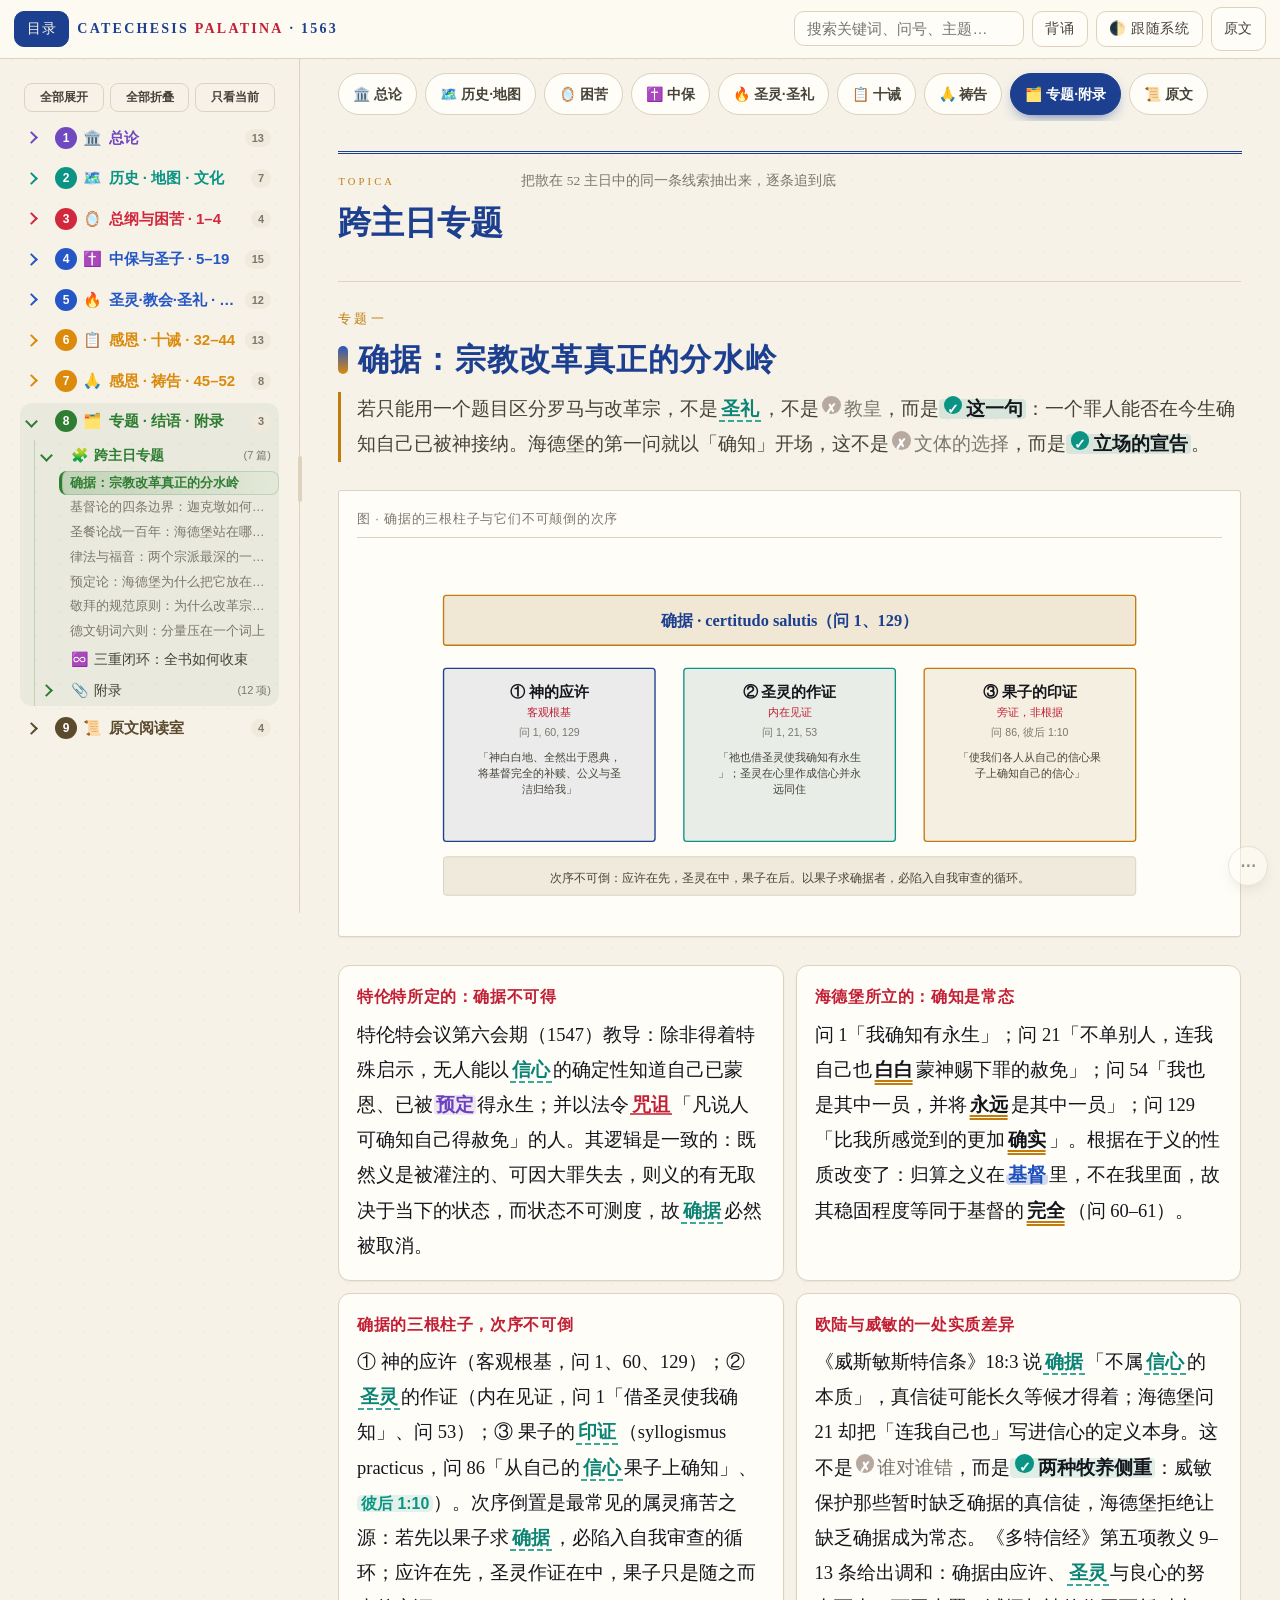
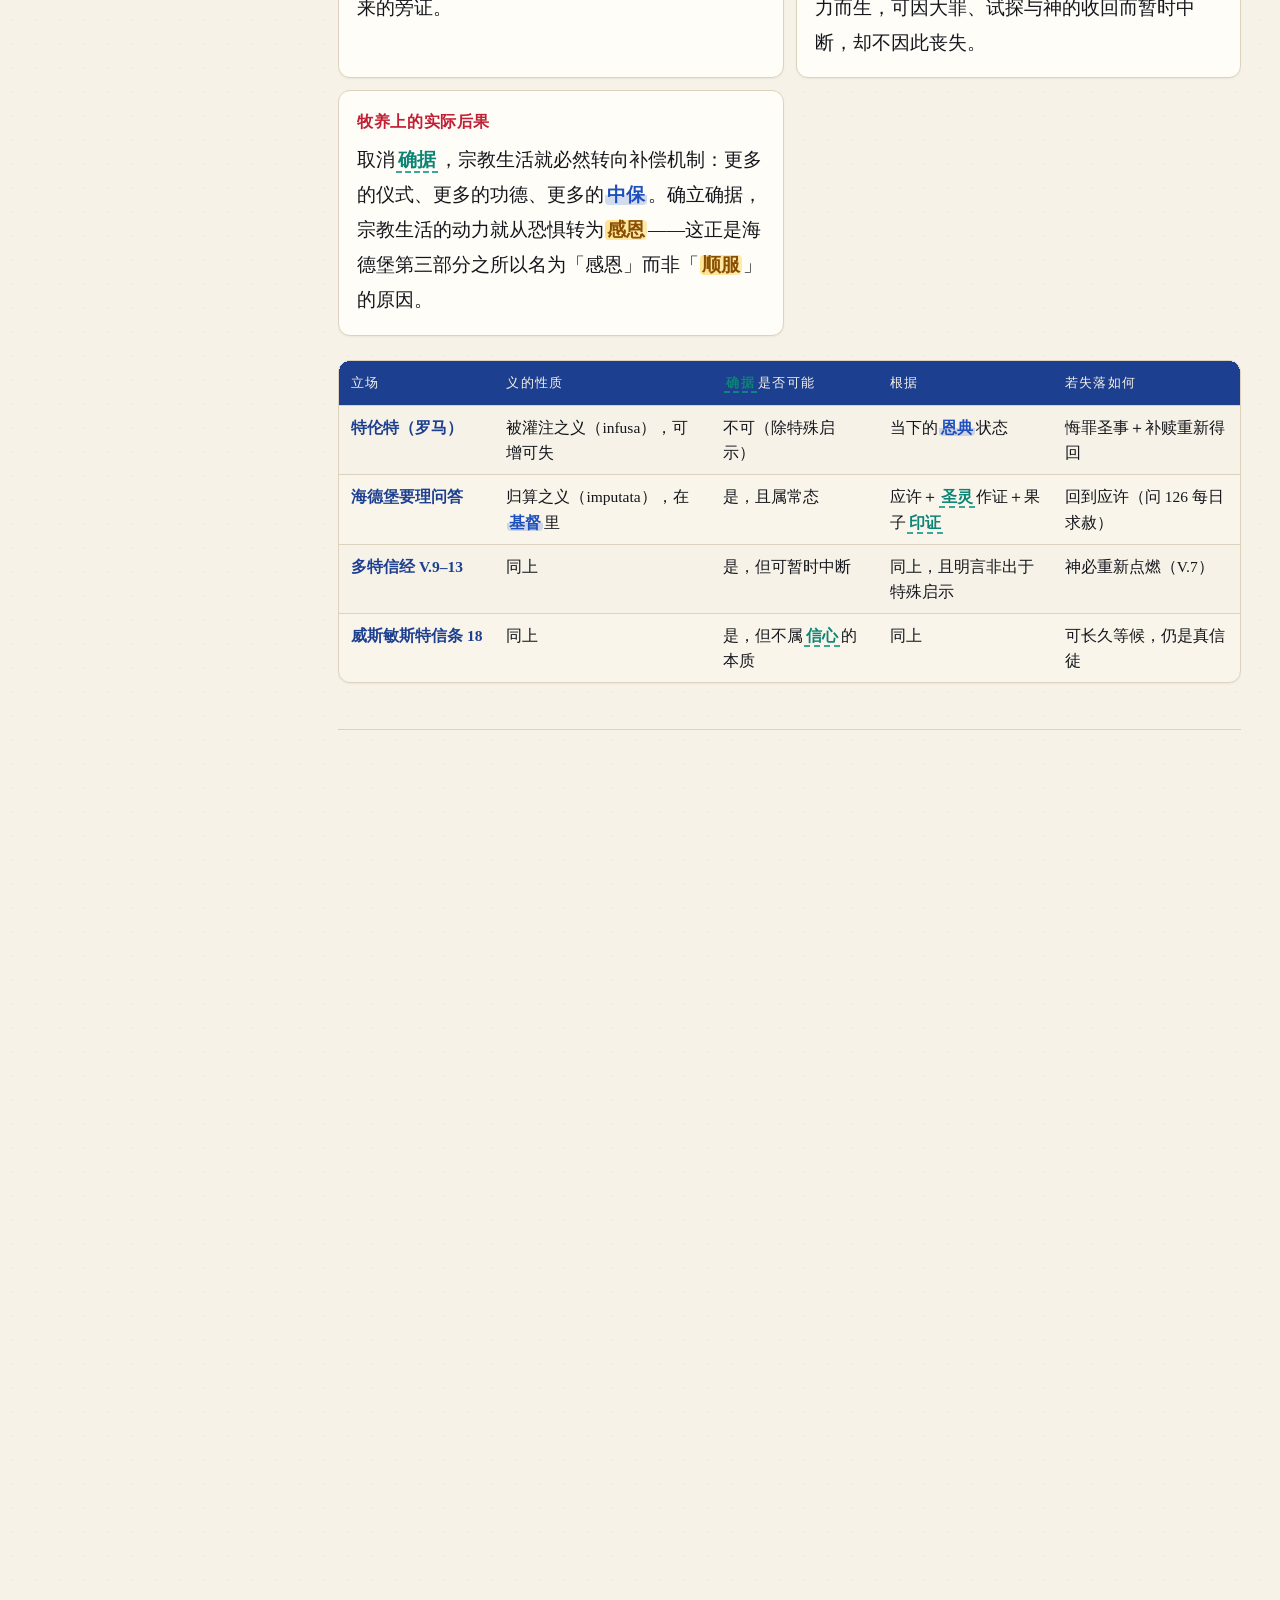
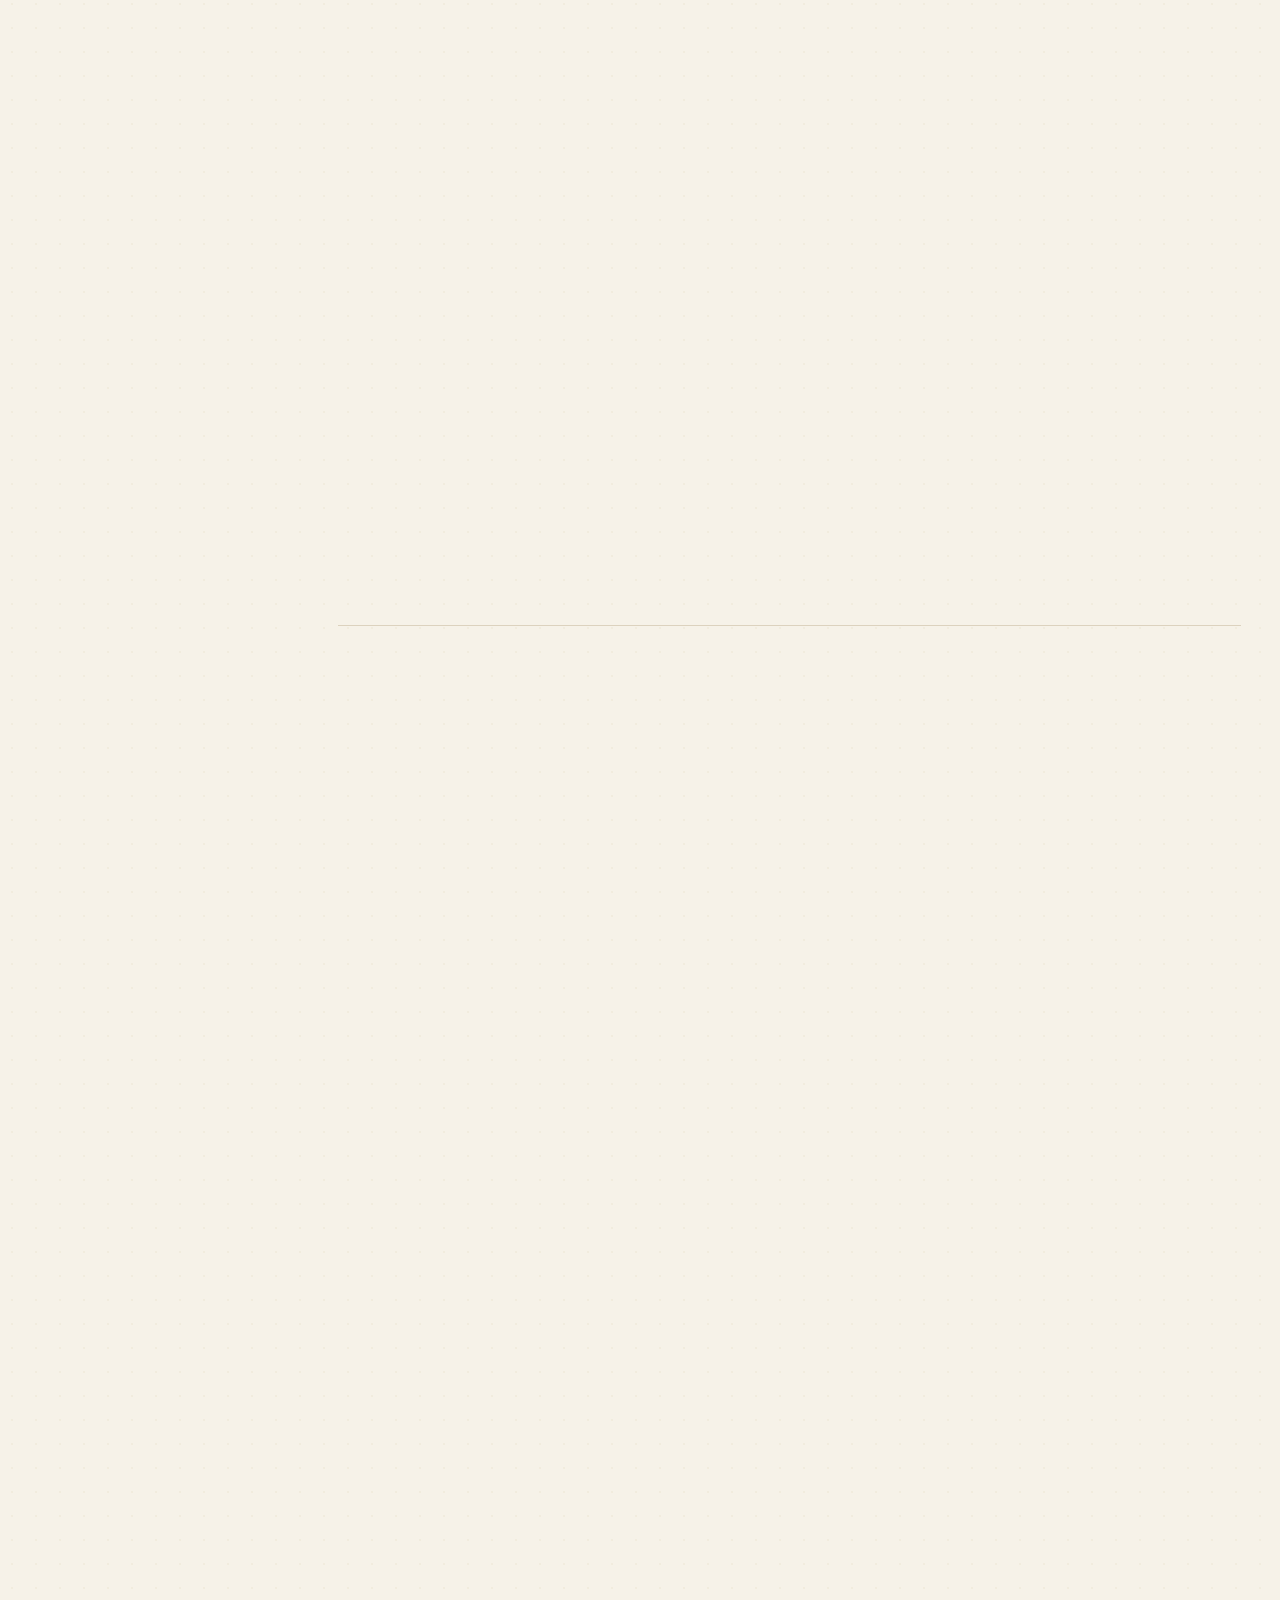
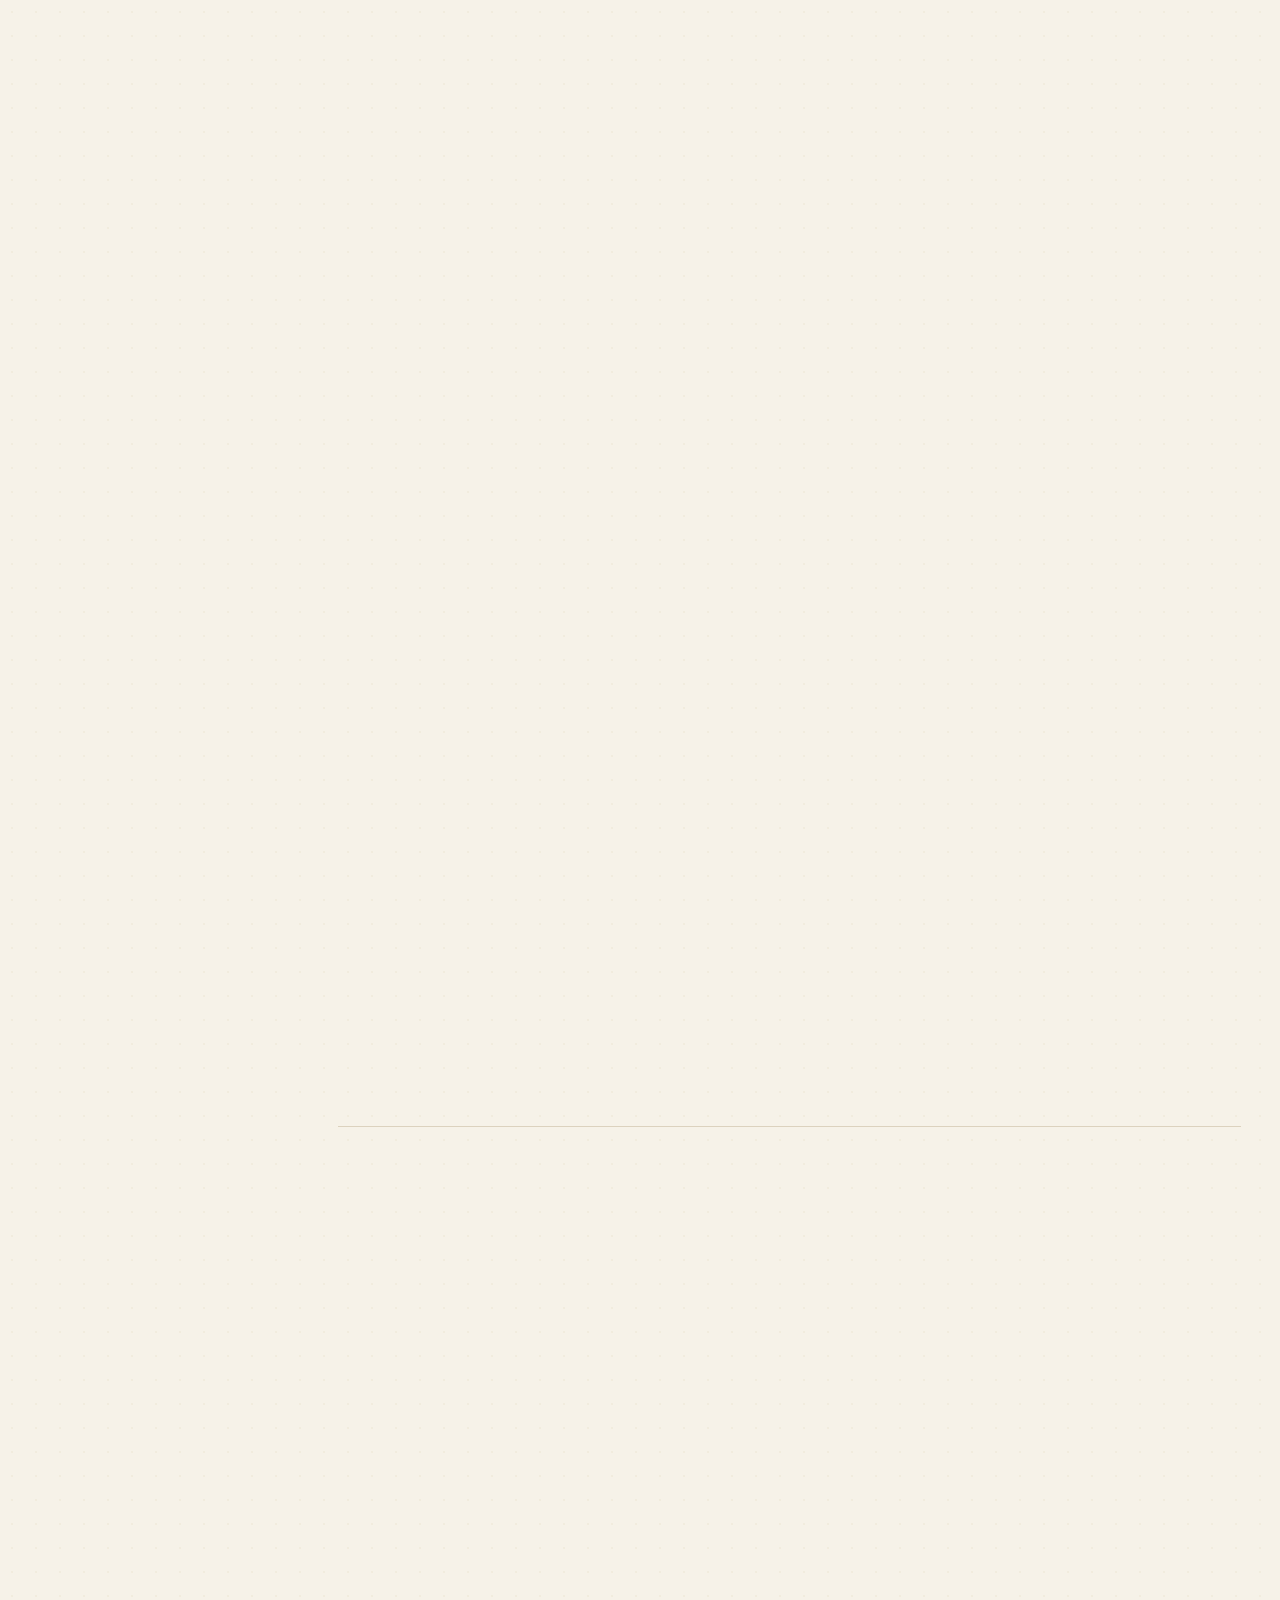
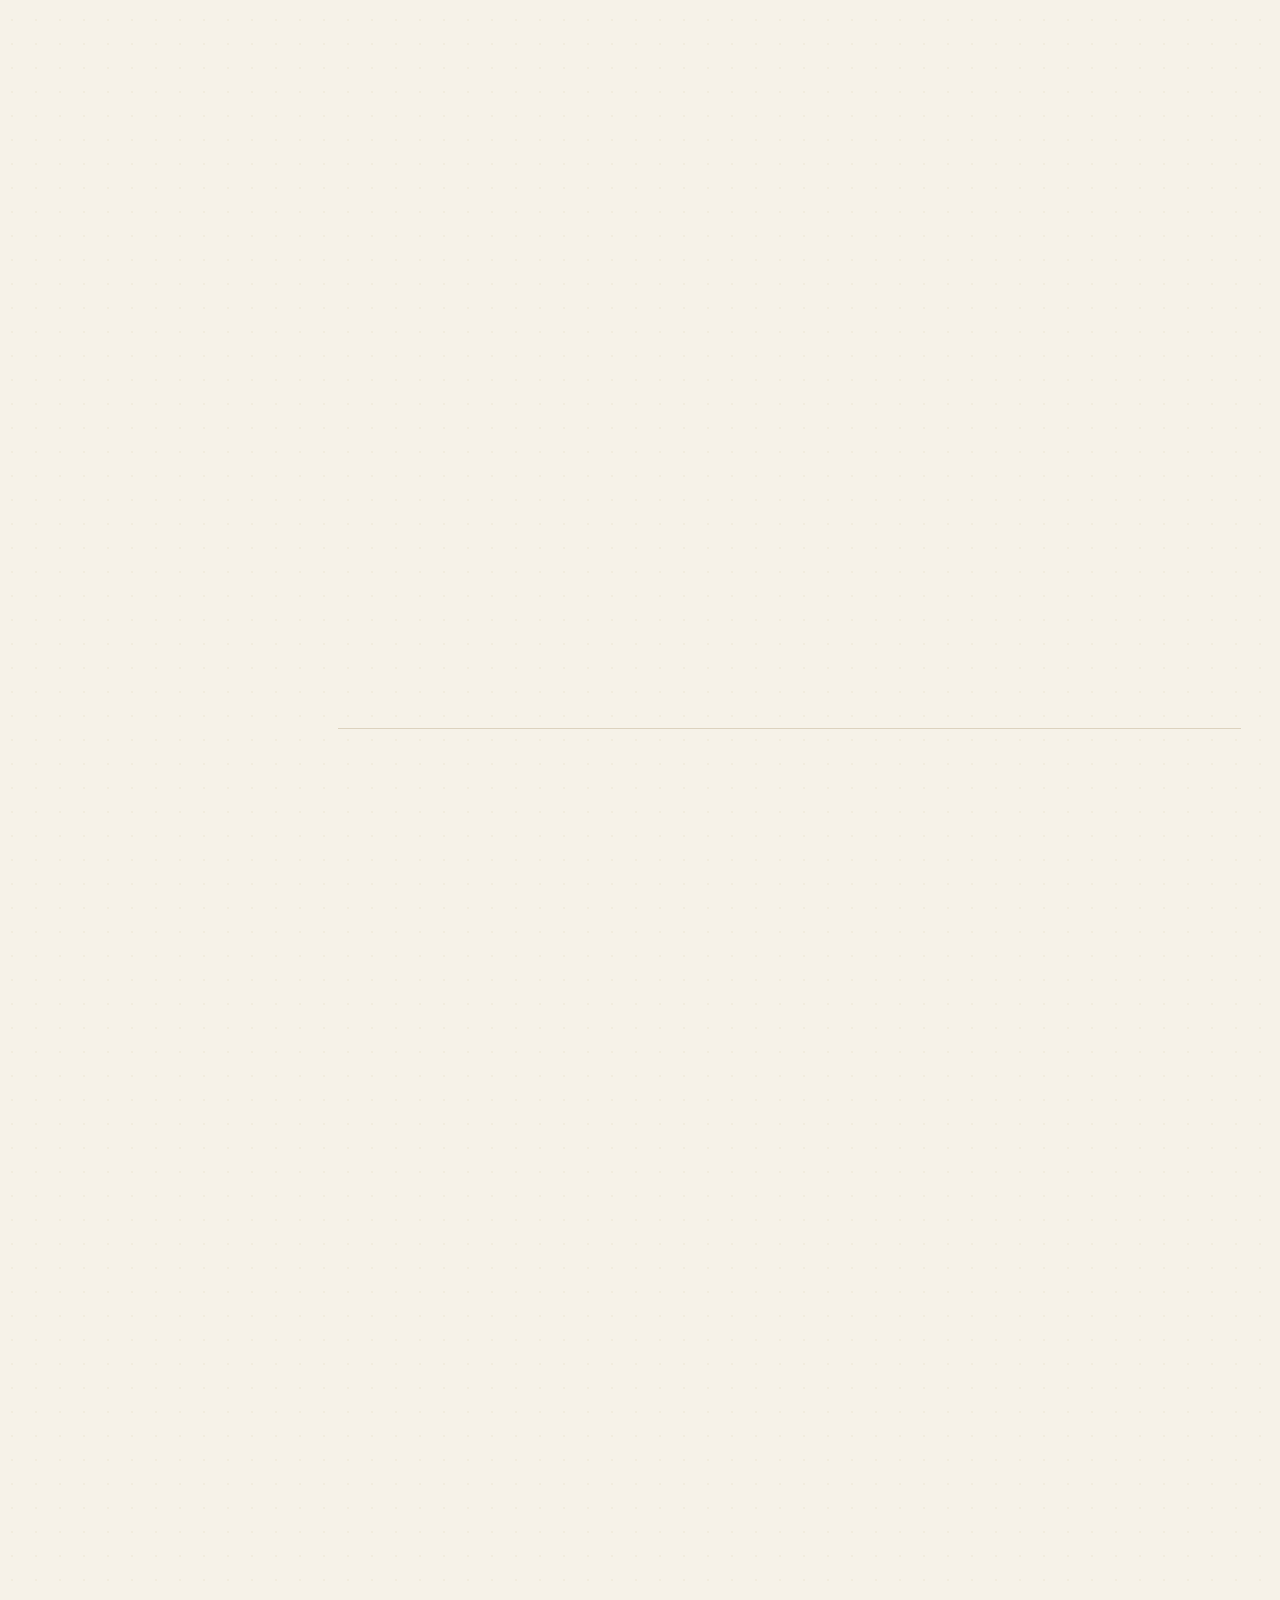
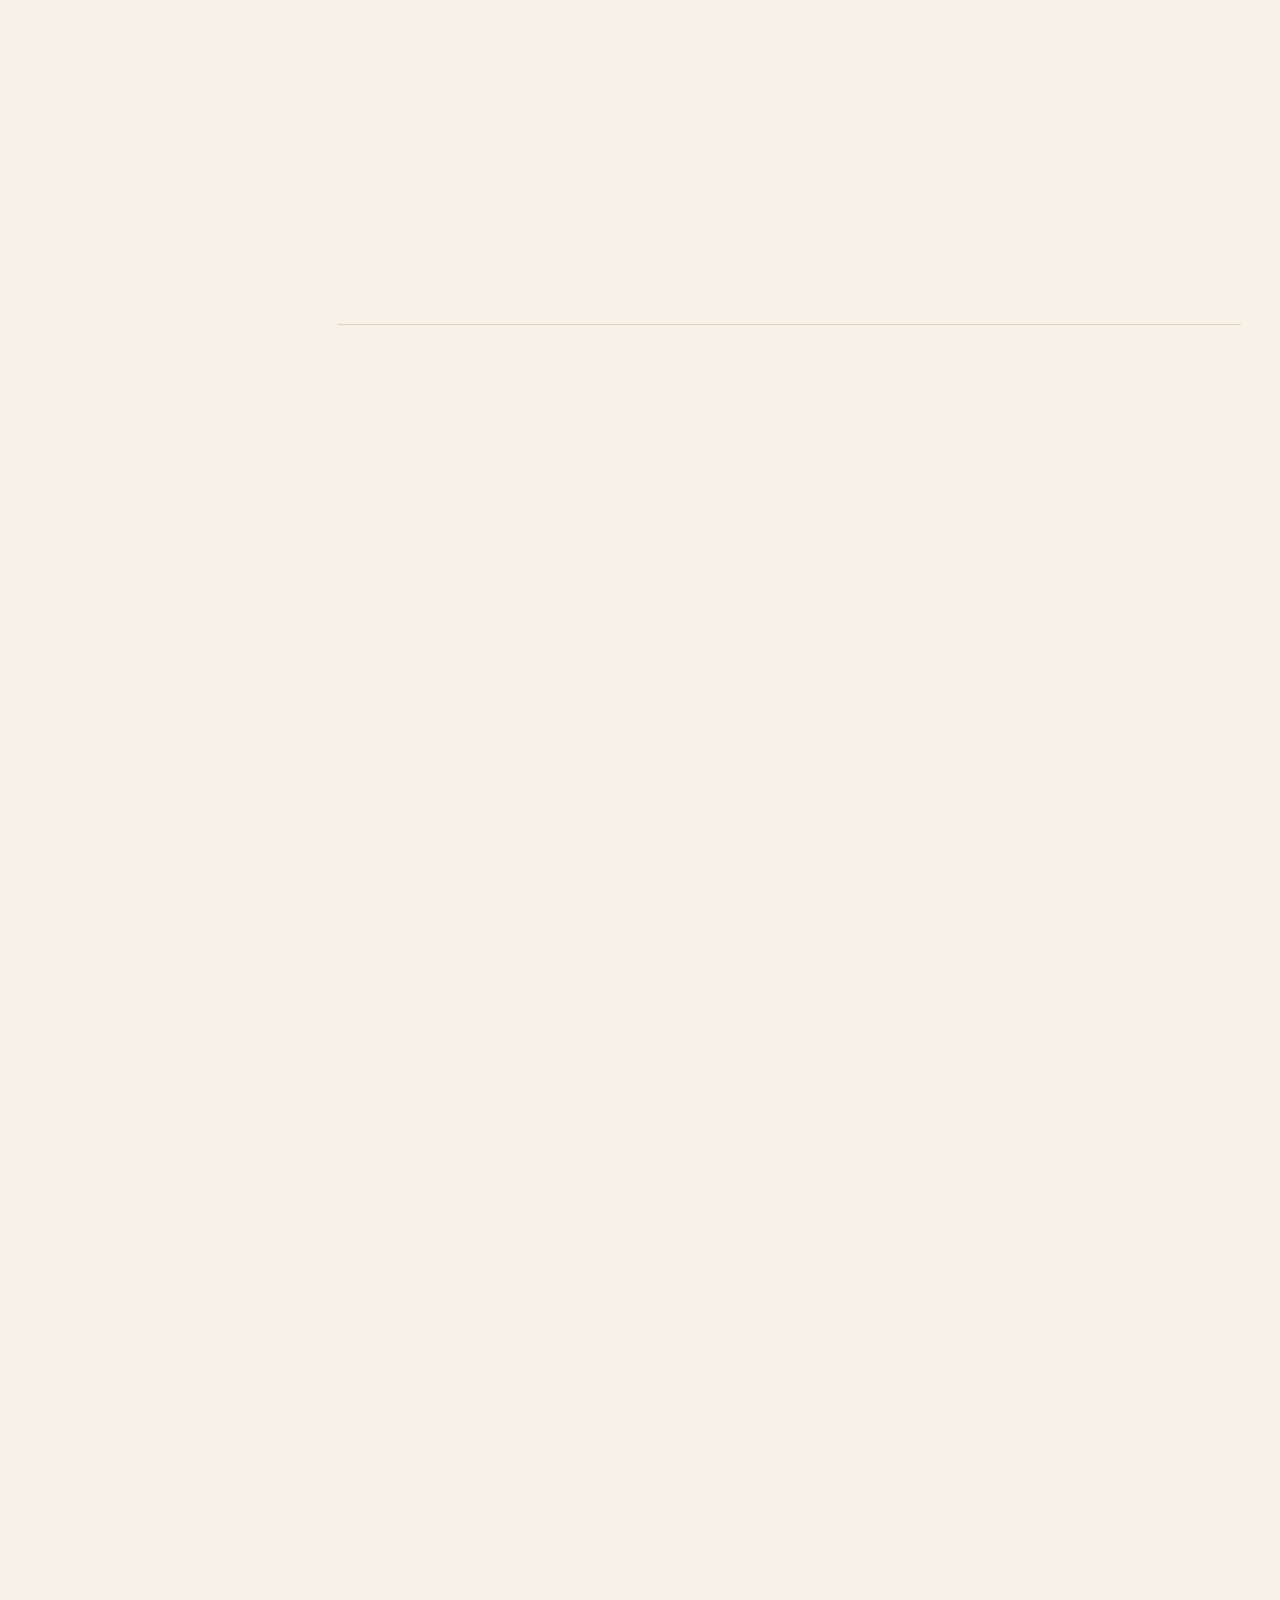
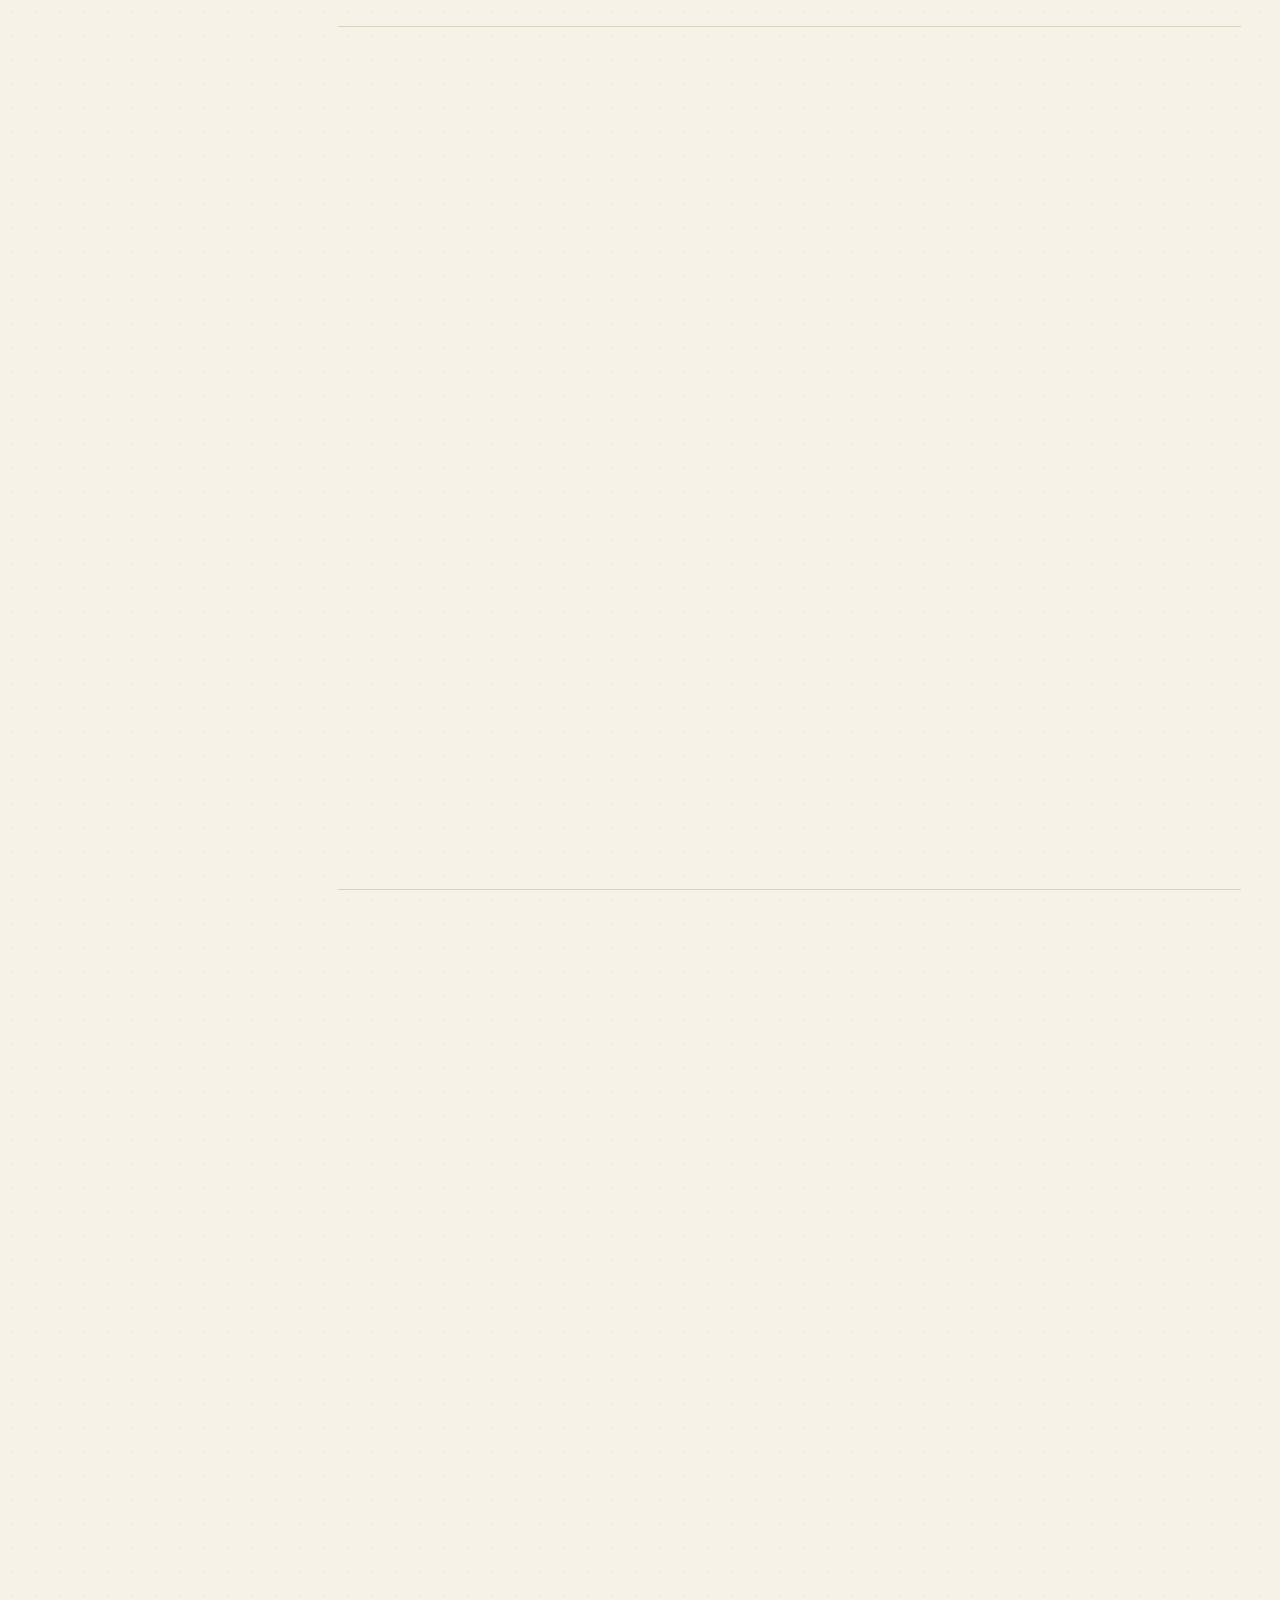
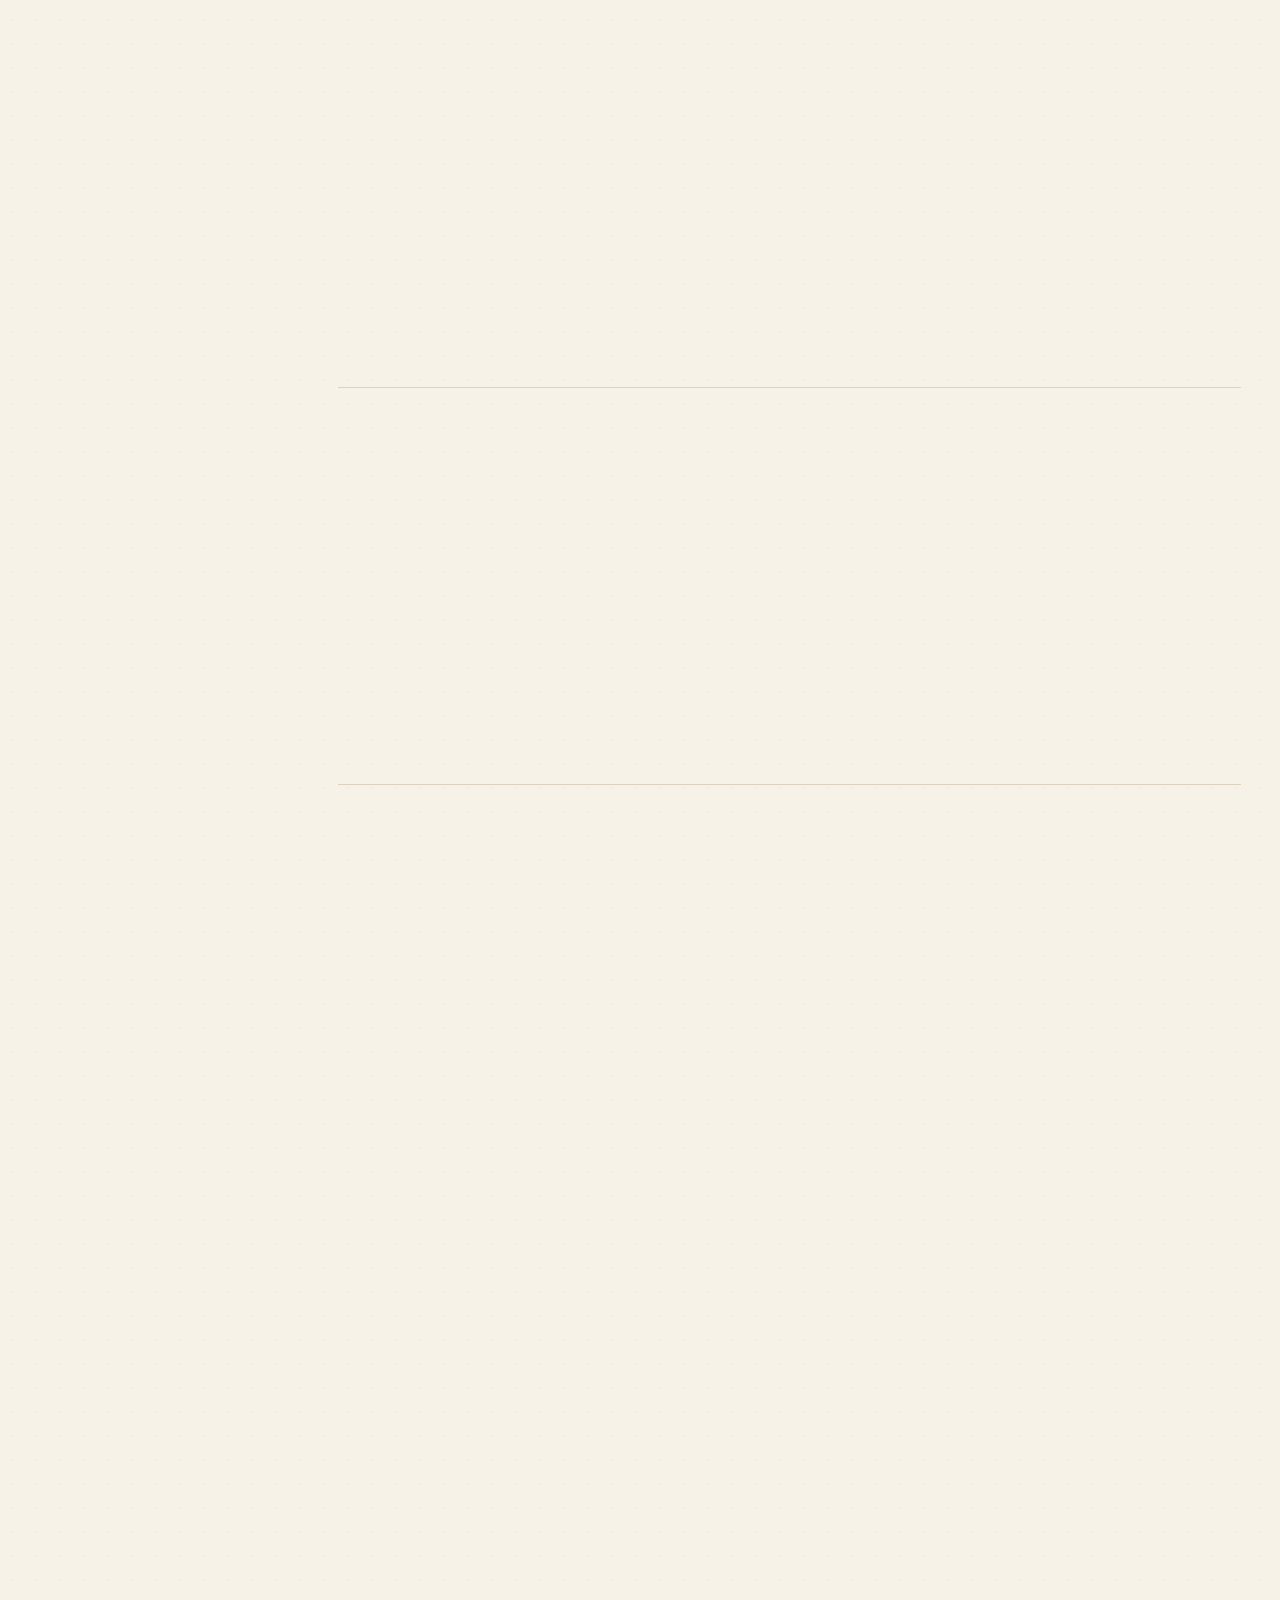
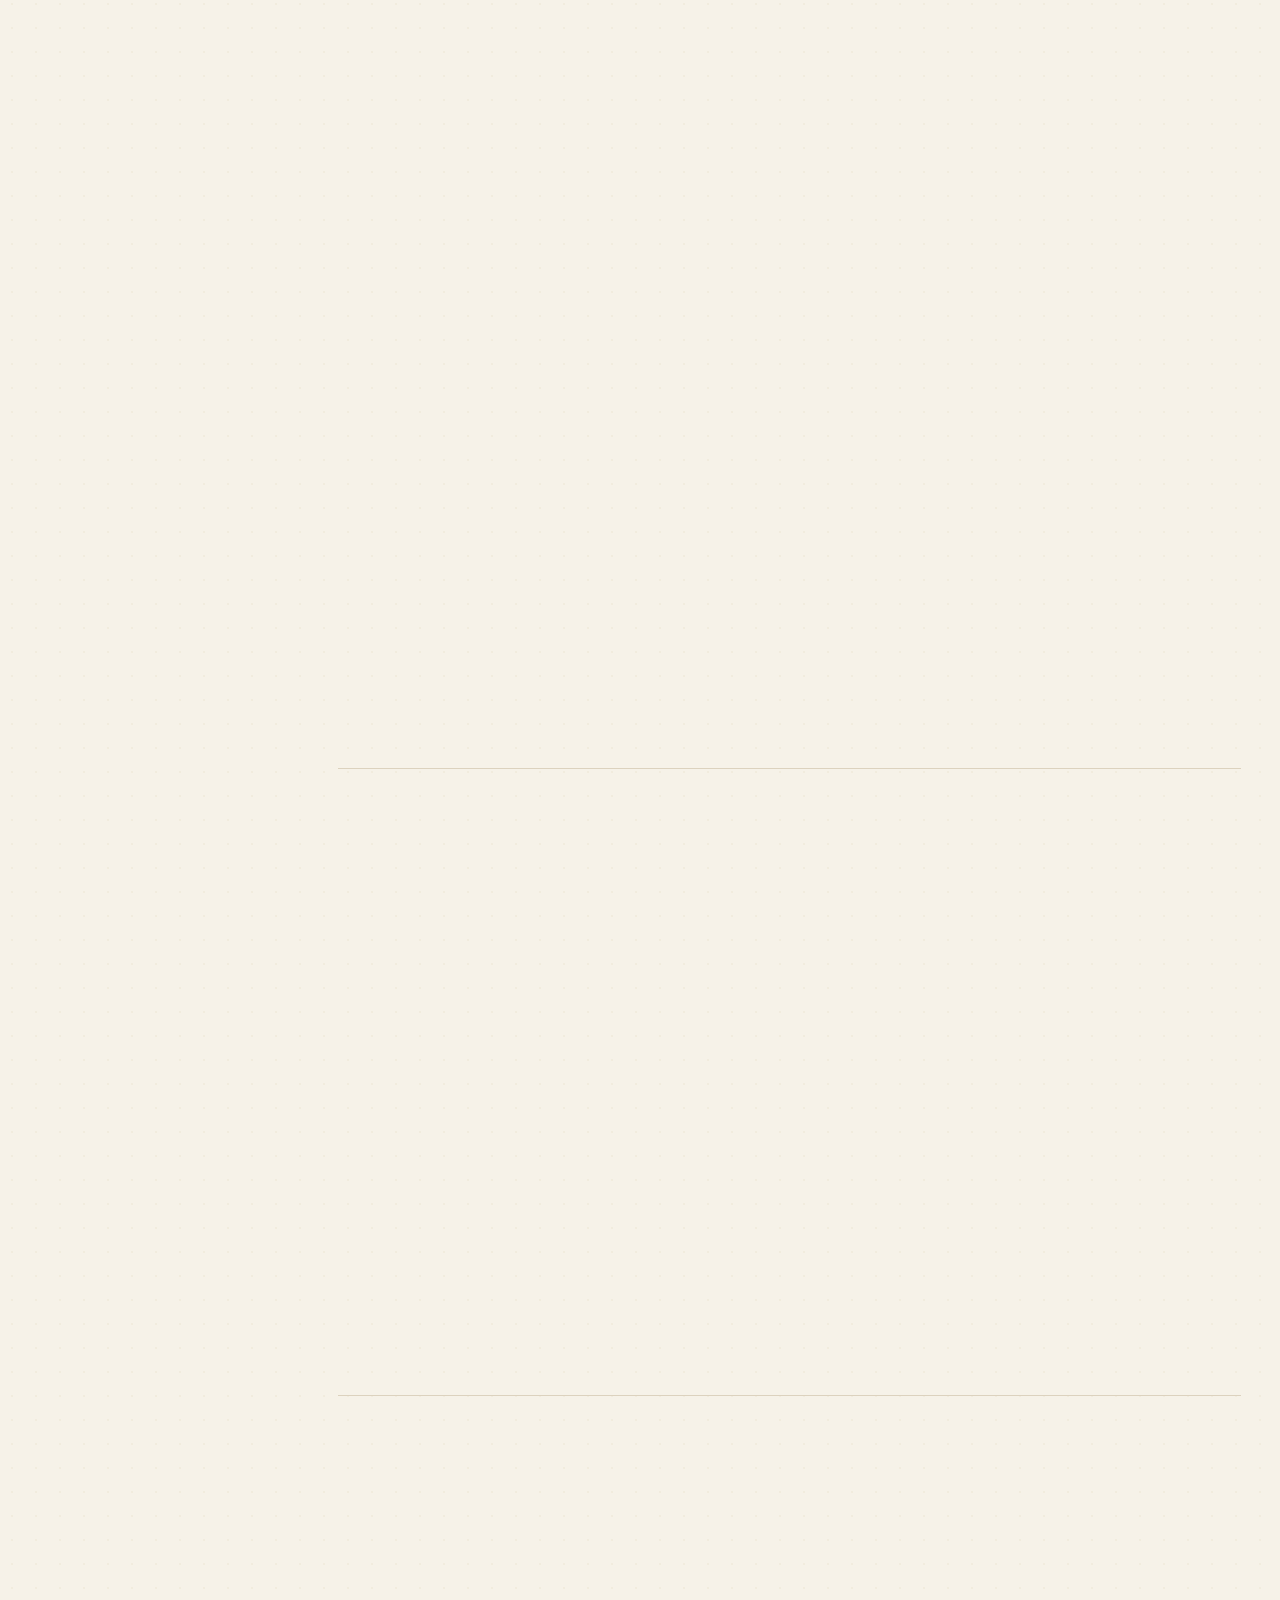
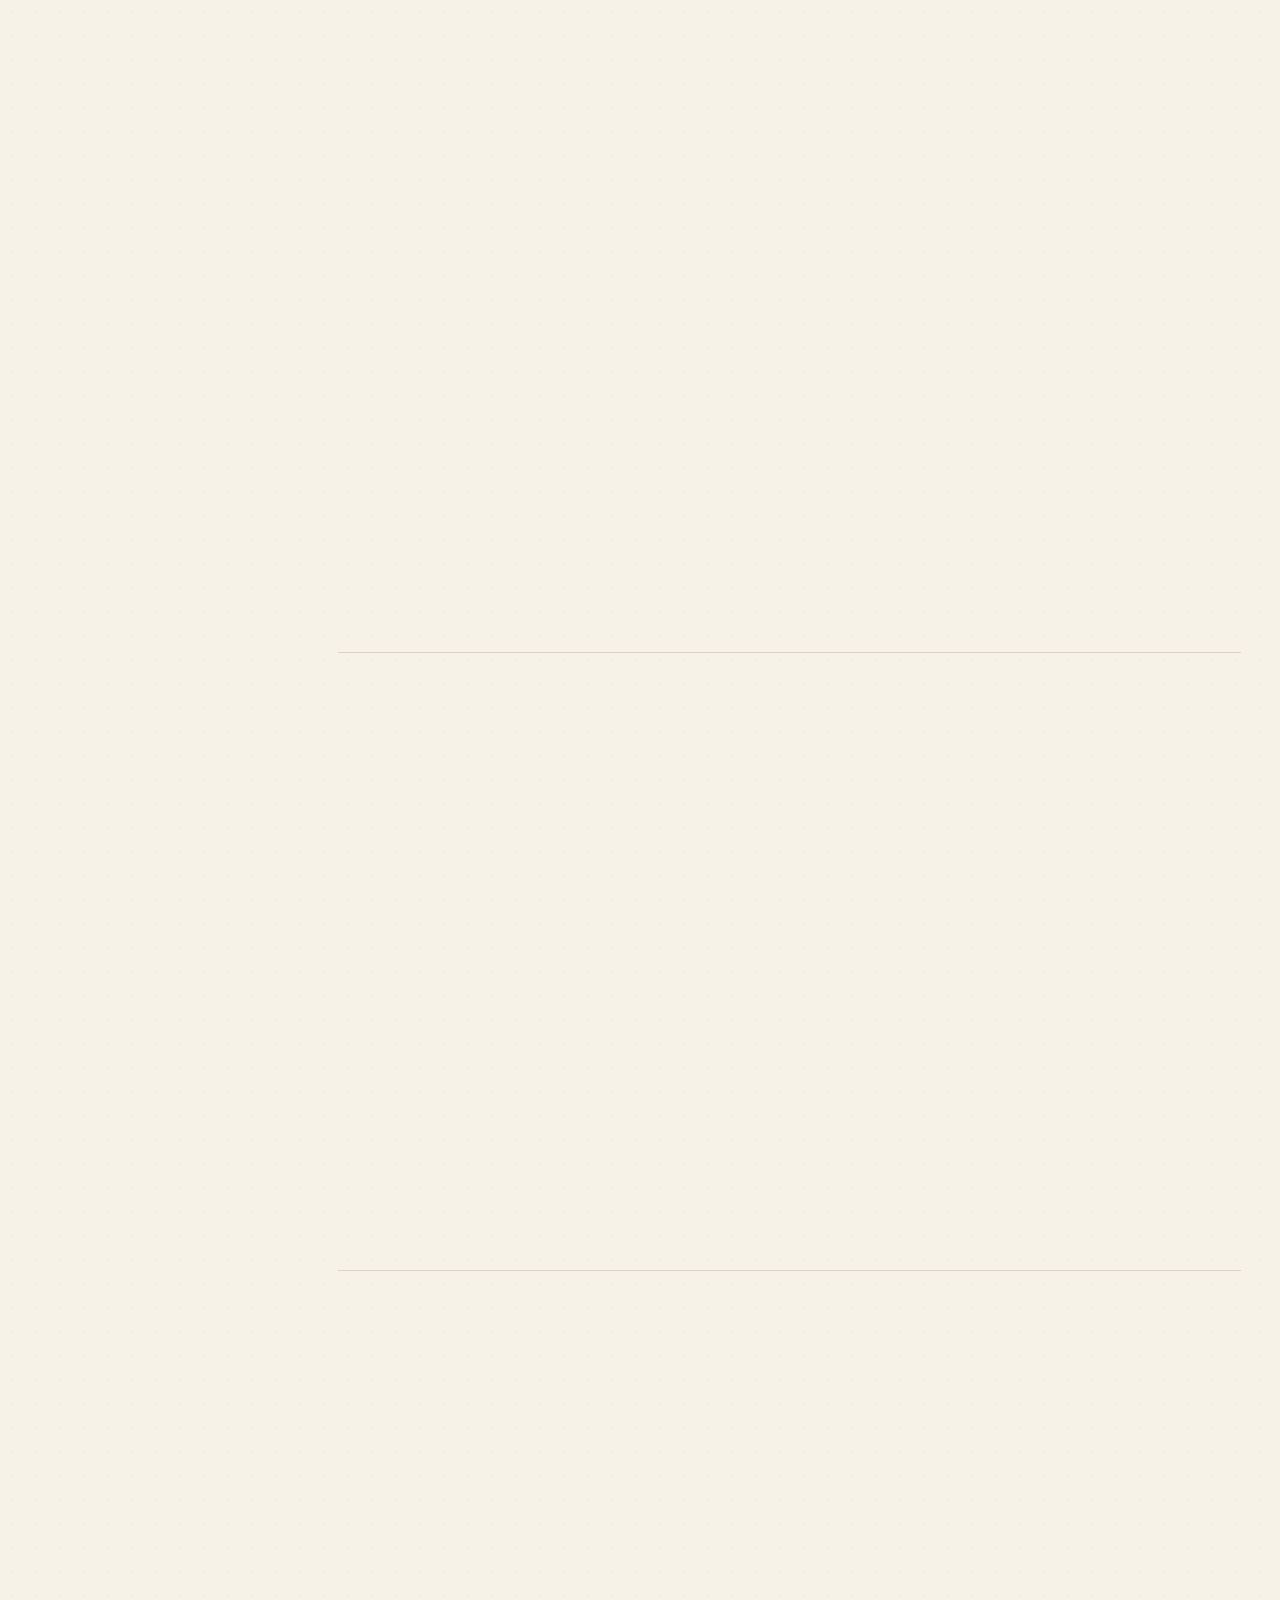
<file: topics.html>
<!DOCTYPE html><html lang="zh-Hans"><head><meta charset="utf-8"><meta name="viewport" content="width=device-width,initial-scale=1,viewport-fit=cover"><meta name="theme-color" content="#1F3864"><title>跨主日专题 · 结语 · 附录 · 海德堡要理问答 52 主日</title><meta name="description" content="海德堡要理问答 129 问 52 主日全景解读：时间线、救赎史故事线、圣经神学、圣约神学、三大普世信经与三项联合信条、地图、思维导图、流程图与背诵系统。"><link rel="icon" href="data:image/svg+xml,%3Csvg xmlns=%27http://www.w3.org/2000/svg%27 viewBox=%270 0 32 32%27%3E%3Crect width=%2732%27 height=%2732%27 fill=%27%231F3864%27/%3E%3Ctext x=%2716%27 y=%2723%27 font-size=%2720%27 text-anchor=%27middle%27 fill=%27%23F6F2E8%27%3EH%3C/text%3E%3C/svg%3E"><script>if("IntersectionObserver" in window)document.documentElement.classList.add("io")</script><link rel="stylesheet" href="assets/site.css"><script type="speculationrules">{"prerender": [{"where": {"href_matches": "/*"}, "eagerness": "moderate"}], "prefetch": [{"urls": ["index.html", "history.html", "p1-misery.html", "p2-christ.html", "p3-spirit.html", "p4-law.html", "p5-prayer.html", "texts.html"], "eagerness": "eager"}]}</script></head><body><svg width="0" height="0" style="position:absolute" aria-hidden="true"><symbol id="i-book" viewBox="0 0 24 24" fill="none" stroke="currentColor" stroke-width="1.8" stroke-linecap="round" stroke-linejoin="round"><path d="M4 4h7a3 3 0 0 1 3 3v13a2 2 0 0 0-2-2H4z"/><path d="M20 4h-6a3 3 0 0 0-3 3v13a2 2 0 0 1 2-2h7z"/></symbol><symbol id="i-cross" viewBox="0 0 24 24" fill="none" stroke="currentColor" stroke-width="1.8" stroke-linecap="round" stroke-linejoin="round"><path d="M12 2v20M5 8h14"/></symbol><symbol id="i-core" viewBox="0 0 24 24" fill="none" stroke="currentColor" stroke-width="1.8" stroke-linecap="round" stroke-linejoin="round"><circle cx="12" cy="12" r="9"/><circle cx="12" cy="12" r="4"/><circle cx="12" cy="12" r="1" fill="currentColor"/></symbol><symbol id="i-flow" viewBox="0 0 24 24" fill="none" stroke="currentColor" stroke-width="1.8" stroke-linecap="round" stroke-linejoin="round"><path d="M5 12h14M13 6l6 6-6 6"/></symbol><symbol id="i-scroll" viewBox="0 0 24 24" fill="none" stroke="currentColor" stroke-width="1.8" stroke-linecap="round" stroke-linejoin="round"><path d="M8 3h11v15a3 3 0 0 1-3 3H6a3 3 0 0 1-3-3V6h5"/><path d="M8 3v13"/></symbol><symbol id="i-lang" viewBox="0 0 24 24" fill="none" stroke="currentColor" stroke-width="1.8" stroke-linecap="round" stroke-linejoin="round"><path d="M4 5h9M8.5 3v2M6 5c1 4 4 7 7 8M11 5c-1 4-4 7-7 8"/><path d="M14 21l4-9 4 9M15.5 18h5"/></symbol><symbol id="i-globe" viewBox="0 0 24 24" fill="none" stroke="currentColor" stroke-width="1.8" stroke-linecap="round" stroke-linejoin="round"><circle cx="12" cy="12" r="9"/><path d="M3 12h18M12 3a14 14 0 0 1 0 18M12 3a14 14 0 0 0 0 18"/></symbol><symbol id="i-brain" viewBox="0 0 24 24" fill="none" stroke="currentColor" stroke-width="1.8" stroke-linecap="round" stroke-linejoin="round"><path d="M9 4a3 3 0 0 0-3 3 3 3 0 0 0-2 5 3 3 0 0 0 2 5 3 3 0 0 0 3 3h1V4z"/><path d="M15 4a3 3 0 0 1 3 3 3 3 0 0 1 2 5 3 3 0 0 1-2 5 3 3 0 0 1-3 3h-1V4z"/></symbol><symbol id="i-arc" viewBox="0 0 24 24" fill="none" stroke="currentColor" stroke-width="1.8" stroke-linecap="round" stroke-linejoin="round"><path d="M3 18c4-12 14-12 18 0"/><circle cx="3" cy="18" r="1.5"/><circle cx="21" cy="18" r="1.5"/></symbol><symbol id="i-eye" viewBox="0 0 24 24" fill="none" stroke="currentColor" stroke-width="1.8" stroke-linecap="round" stroke-linejoin="round"><path d="M2 12s4-7 10-7 10 7 10 7-4 7-10 7S2 12 2 12z"/><circle cx="12" cy="12" r="3"/></symbol><symbol id="i-link" viewBox="0 0 24 24" fill="none" stroke="currentColor" stroke-width="1.8" stroke-linecap="round" stroke-linejoin="round"><path d="M10 14a4 4 0 0 0 6 0l3-3a4 4 0 0 0-6-6l-1 1"/><path d="M14 10a4 4 0 0 0-6 0l-3 3a4 4 0 0 0 6 6l1-1"/></symbol><symbol id="i-alert" viewBox="0 0 24 24" fill="none" stroke="currentColor" stroke-width="1.8" stroke-linecap="round" stroke-linejoin="round"><path d="M12 3l10 18H2z"/><path d="M12 10v5M12 18v.5"/></symbol><symbol id="i-key" viewBox="0 0 24 24" fill="none" stroke="currentColor" stroke-width="1.8" stroke-linecap="round" stroke-linejoin="round"><circle cx="8" cy="15" r="4"/><path d="M11 12l9-9M17 6l3 3"/></symbol><symbol id="i-map" viewBox="0 0 24 24" fill="none" stroke="currentColor" stroke-width="1.8" stroke-linecap="round" stroke-linejoin="round"><path d="M12 21s-7-6-7-12a7 7 0 0 1 14 0c0 6-7 12-7 12z"/><circle cx="12" cy="9" r="2.5"/></symbol><symbol id="i-clock" viewBox="0 0 24 24" fill="none" stroke="currentColor" stroke-width="1.8" stroke-linecap="round" stroke-linejoin="round"><circle cx="12" cy="12" r="9"/><path d="M12 7v5l3 2"/></symbol><symbol id="i-mic" viewBox="0 0 24 24" fill="none" stroke="currentColor" stroke-width="1.8" stroke-linecap="round" stroke-linejoin="round"><rect x="9" y="3" width="6" height="11" rx="3"/><path d="M5 11a7 7 0 0 0 14 0M12 18v3"/></symbol><symbol id="i-layers" viewBox="0 0 24 24" fill="none" stroke="currentColor" stroke-width="1.8" stroke-linecap="round" stroke-linejoin="round"><path d="M12 3l9 5-9 5-9-5z"/><path d="M3 13l9 5 9-5"/></symbol><symbol id="i-chev" viewBox="0 0 24 24" fill="none" stroke="currentColor" stroke-width="1.8" stroke-linecap="round" stroke-linejoin="round"><path d="M6 9l6 6 6-6"/></symbol></svg><div id="prog"></div><div class="topbar"><div class="tb"><button class="btn on" id="tocBtn" title="显示／隐藏目录">目录</button><div class="brand">CATECHESIS <b>PALATINA</b> · 1563</div><div class="sp"></div><div class="tbs"><input id="q" type="search" placeholder="搜索关键词、问号、主题…" aria-label="搜索"></div><button class="btn" id="drillBtn" title="遮盖答案，点按逐问自测">背诵</button><button class="btn" id="themeBtn" title="明／暗／跟随系统">主题</button><a class="btn" href="texts.html" title="信经与信条全文（ccifellowship.org 原文）">原文</a></div></div><div class="scrim"></div><div class="shell"><nav class="side"><div class="toc toc3" id="toc3"><div class="t1" style="--tc:var(--prologue)" data-f="index.html"><div class="th1"><button class="tg" type="button" aria-label="展开/折叠"></button><a class="l1" href="index.html#intro-why"><span class="n1">1</span><span class="emo">🏛️</span><span class="t">总论</span><span class="qr">13</span></a></div><div class="tb1"><div class="t2"><div class="th2"><i class="tgx"></i><a class="l2" href="index.html#intro-why" title="为什么会有这本要理问答"><span class="emo">🏰</span><span class="t">为什么会有这本要理问答</span></a></div></div><div class="t2"><div class="th2"><i class="tgx"></i><a class="l2" href="index.html#intro-frame" title="跳出框架看骨架：三重结构与三重回环"><span class="emo">🧭</span><span class="t">跳出框架看骨架：三重结构与三重回环</span></a></div></div><div class="t2"><div class="th2"><i class="tgx"></i><a class="l2" href="index.html#intro-canon" title="从整本圣经看：正典弧线上的海德堡"><span class="emo">📜</span><span class="t">从整本圣经看：正典弧线上的海德堡</span></a></div></div><div class="t2"><div class="th2"><i class="tgx"></i><a class="l2" href="index.html#bt-canon" title="圣经神学：不是证明经文，而是跟随故事"><span class="emo">📖</span><span class="t">圣经神学：不是证明经文，而是跟随故事</span></a></div></div><div class="t2"><div class="th2"><i class="tgx"></i><a class="l2" href="index.html#bt-cov" title="圣约神学：全书的语法"><span class="emo">🤝</span><span class="t">圣约神学：全书的语法</span></a></div></div><div class="t2"><div class="th2"><i class="tgx"></i><a class="l2" href="index.html#intro-compare" title="在信条家族中的位置：三大普世信经与三项联合信条"><span class="emo">🏛️</span><span class="t">在信条家族中的位置：三大普世信经与三项联合信条</span></a></div></div><div class="t2"><div class="th2"><i class="tgx"></i><a class="l2" href="index.html#creed-reader" title="信经背诵室：三大普世信经干净阅读版"><span class="emo">🎙️</span><span class="t">信经背诵室：三大普世信经干净阅读版</span></a></div></div><div class="t2"><div class="th2"><i class="tgx"></i><a class="l2" href="index.html#forms-cmp" title="三项联合信条深度对比：为什么需要三份"><span class="emo">⚖️</span><span class="t">三项联合信条深度对比：为什么需要三份</span></a></div></div><div class="t2"><div class="th2"><i class="tgx"></i><a class="l2" href="index.html#intro-method" title="释经进路：先宏观，后微观"><span class="emo">🔍</span><span class="t">释经进路：先宏观，后微观</span></a></div></div><div class="t2"><div class="th2"><i class="tgx"></i><a class="l2" href="index.html#intro-map" title="改革宗欧洲：海德堡在影响网络中的位置"><span class="emo">🗺️</span><span class="t">改革宗欧洲：海德堡在影响网络中的位置</span></a></div></div><div class="t2"><div class="th2"><i class="tgx"></i><a class="l2" href="index.html#intro-text" title="文本、版本与要理讲道传统"><span class="emo">🖋️</span><span class="t">文本、版本与要理讲道传统</span></a></div></div><div class="t2"><div class="th2"><i class="tgx"></i><a class="l2" href="index.html#compass" title="思维导图与 52 主日罗盘"><span class="emo">🧠</span><span class="t">思维导图与 52 主日罗盘</span></a></div></div><div class="t2"><div class="th2"><i class="tgx"></i><a class="l2" href="index.html#flash" title="52 主日闪卡速记"><span class="emo">🃏</span><span class="t">52 主日闪卡速记</span></a></div></div></div></div><div class="t1" style="--tc:var(--teal)" data-f="history.html"><div class="th1"><button class="tg" type="button" aria-label="展开/折叠"></button><a class="l1" href="history.html#hist-intro"><span class="n1">2</span><span class="emo">🗺️</span><span class="t">历史 · 地图 · 文化</span><span class="qr">7</span></a></div><div class="tb1"><div class="t2"><div class="th2"><i class="tgx"></i><a class="l2" href="history.html#hist-intro" title="历史 · 地图 · 文化：一部要理问答诞生的现场"><span class="emo"></span><span class="t">历史 · 地图 · 文化：一部要理问答诞生的现场</span></a></div></div><div class="t2"><div class="th2"><i class="tgx"></i><a class="l2" href="history.html#hist-scene" title="情景图：1563 年的海德堡"><span class="emo"></span><span class="t">情景图：1563 年的海德堡</span></a></div></div><div class="t2"><div class="th2"><i class="tgx"></i><a class="l2" href="history.html#hist-sunday" title="讲解图：要理问答怎样「用」——一个主日下午"><span class="emo"></span><span class="t">讲解图：要理问答怎样「用」——一个主日下午</span></a></div></div><div class="t2"><div class="th2"><i class="tgx"></i><a class="l2" href="history.html#hist-map" title="互动时间线 × 真实地图"><span class="emo"></span><span class="t">互动时间线 × 真实地图</span></a></div></div><div class="t2"><div class="th2"><i class="tgx"></i><a class="l2" href="history.html#hist-rhine" title="示意图：莱茵走廊——思想顺流北上"><span class="emo"></span><span class="t">示意图：莱茵走廊——思想顺流北上</span></a></div></div><div class="t2"><div class="th2"><i class="tgx"></i><a class="l2" href="history.html#hist-world" title="从一座城到五大洲：传播地图"><span class="emo"></span><span class="t">从一座城到五大洲：传播地图</span></a></div></div><div class="t2"><div class="th2"><i class="tgx"></i><a class="l2" href="history.html#hist-culture" title="文化区域对照：同一场改革，四种面貌"><span class="emo"></span><span class="t">文化区域对照：同一场改革，四种面貌</span></a></div></div></div></div><div class="t1" style="--tc:var(--misery)" data-f="p1-misery.html"><div class="th1"><button class="tg" type="button" aria-label="展开/折叠"></button><a class="l1" href="p1-misery.html#ld1"><span class="n1">3</span><span class="emo">🪞</span><span class="t">总纲与困苦 · 1–4</span><span class="qr">4</span></a></div><div class="tb1"><div class="t2 has"><div class="th2"><button class="tg" type="button" aria-label="展开/折叠"></button><a class="l2" href="p1-misery.html#ld1" data-n="1" title="1 · 唯一的安慰"><span class="emo">🕊️</span><span class="t">1 · 唯一的安慰</span><span class="qr">(1-2问)</span></a></div><div class="tb2"><a class="l3" href="p1-misery.html#q1" title="问1 或生或死，你唯一的安慰是什么？"><span class="no3">问1</span><span class="t">或生或死，你唯一的安慰是什么？</span></a><a class="l3" href="p1-misery.html#q2" title="问2 为了在这样的安慰中喜乐地生或死，你必须知道哪些事呢？"><span class="no3">问2</span><span class="t">为了在这样的安慰中喜乐地生或死，你必须知道哪些事呢？</span></a></div></div><div class="t2 has"><div class="th2"><button class="tg" type="button" aria-label="展开/折叠"></button><a class="l2" href="p1-misery.html#ld2" data-n="2" title="2 · 认识困苦的途径"><span class="emo">🪞</span><span class="t">2 · 认识困苦的途径</span><span class="qr">(3-5问)</span></a></div><div class="tb2"><a class="l3" href="p1-misery.html#q3" title="问3 你从何处得知你的罪恶和愁苦呢？"><span class="no3">问3</span><span class="t">你从何处得知你的罪恶和愁苦呢？</span></a><a class="l3" href="p1-misery.html#q4" title="问4 神的律法对我们有什么要求呢？"><span class="no3">问4</span><span class="t">神的律法对我们有什么要求呢？</span></a><a class="l3" href="p1-misery.html#q5" title="问5 你能完全遵守这些诫命吗？"><span class="no3">问5</span><span class="t">你能完全遵守这些诫命吗？</span></a></div></div><div class="t2 has"><div class="th2"><button class="tg" type="button" aria-label="展开/折叠"></button><a class="l2" href="p1-misery.html#ld3" data-n="3" title="3 · 创造、堕落与败坏"><span class="emo">🍎</span><span class="t">3 · 创造、堕落与败坏</span><span class="qr">(6-8问)</span></a></div><div class="tb2"><a class="l3" href="p1-misery.html#q6" title="问6 神原本就把人造得如此邪恶和悖逆吗？"><span class="no3">问6</span><span class="t">神原本就把人造得如此邪恶和悖逆吗？</span></a><a class="l3" href="p1-misery.html#q7" title="问7 那么，败坏的人性从何而来呢？"><span class="no3">问7</span><span class="t">那么，败坏的人性从何而来呢？</span></a><a class="l3" href="p1-misery.html#q8" title="问8 我们是否如此败坏，以致完全没有能力行任何的善，反倒倾向于诸般的恶呢？"><span class="no3">问8</span><span class="t">我们是否如此败坏，以致完全没有能力行任何的善，反倒倾向于诸般的恶呢？</span></a></div></div><div class="t2 has"><div class="th2"><button class="tg" type="button" aria-label="展开/折叠"></button><a class="l2" href="p1-misery.html#ld4" data-n="4" title="4 · 神的公义与怜悯"><span class="emo">⚖️</span><span class="t">4 · 神的公义与怜悯</span><span class="qr">(9-11问)</span></a></div><div class="tb2"><a class="l3" href="p1-misery.html#q9" title="问9 神在律法中要求人做他们所做不到的事，这岂不是不公平吗？"><span class="no3">问9</span><span class="t">神在律法中要求人做他们所做不到的事，这岂不是不公平吗？</span></a><a class="l3" href="p1-misery.html#q10" title="问10 神会任凭这种悖逆和反叛不受惩罚吗?"><span class="no3">问10</span><span class="t">神会任凭这种悖逆和反叛不受惩罚吗?</span></a><a class="l3" href="p1-misery.html#q11" title="问11 但是，神不也是慈爱的吗？"><span class="no3">问11</span><span class="t">但是，神不也是慈爱的吗？</span></a></div></div></div></div><div class="t1" style="--tc:var(--deliver)" data-f="p2-christ.html"><div class="th1"><button class="tg" type="button" aria-label="展开/折叠"></button><a class="l1" href="p2-christ.html#ld5"><span class="n1">4</span><span class="emo">✝️</span><span class="t">中保与圣子 · 5–19</span><span class="qr">15</span></a></div><div class="tb1"><div class="t2 has"><div class="th2"><button class="tg" type="button" aria-label="展开/折叠"></button><a class="l2" href="p2-christ.html#ld5" data-n="5" title="5 · 中保的必要与资格"><span class="emo">🌉</span><span class="t">5 · 中保的必要与资格</span><span class="qr">(12-15问)</span></a></div><div class="tb2"><a class="l3" href="p2-christ.html#q12" title="问12 既然按照神公义的审判，我们都当受到今生及永世的刑罚，那么我们怎样才能逃脱这刑罚，并再次蒙神恩宠呢？"><span class="no3">问12</span><span class="t">既然按照神公义的审判，我们都当受到今生及永世的刑罚，那么我们怎样才能逃脱这刑罚，并再次蒙神恩宠呢？</span></a><a class="l3" href="p2-christ.html#q13" title="问13 我们自己能够偿还这罪债吗？"><span class="no3">问13</span><span class="t">我们自己能够偿还这罪债吗？</span></a><a class="l3" href="p2-christ.html#q14" title="问14 有没有其他受造物能替我们赎罪呢？"><span class="no3">问14</span><span class="t">有没有其他受造物能替我们赎罪呢？</span></a><a class="l3" href="p2-christ.html#q15" title="问15 那么，人必须寻求一位怎样的中保和救赎者呢？"><span class="no3">问15</span><span class="t">那么，人必须寻求一位怎样的中保和救赎者呢？</span></a></div></div><div class="t2 has"><div class="th2"><button class="tg" type="button" aria-label="展开/折叠"></button><a class="l2" href="p2-christ.html#ld6" data-n="6" title="6 · 这中保是谁"><span class="emo">👑</span><span class="t">6 · 这中保是谁</span><span class="qr">(16-19问)</span></a></div><div class="tb2"><a class="l3" href="p2-christ.html#q16" title="问16 为什么他必须是真人，且是无罪的人？"><span class="no3">问16</span><span class="t">为什么他必须是真人，且是无罪的人？</span></a><a class="l3" href="p2-christ.html#q17" title="问17 为什么他必须同时是真神呢？"><span class="no3">问17</span><span class="t">为什么他必须同时是真神呢？</span></a><a class="l3" href="p2-christ.html#q18" title="问18 那么，谁是那位中保，既是真神，同时又是真实而无罪的人呢？"><span class="no3">问18</span><span class="t">那么，谁是那位中保，既是真神，同时又是真实而无罪的人呢？</span></a><a class="l3" href="p2-christ.html#q19" title="问19 你从哪里得知这事呢？"><span class="no3">问19</span><span class="t">你从哪里得知这事呢？</span></a></div></div><div class="t2 has"><div class="th2"><button class="tg" type="button" aria-label="展开/折叠"></button><a class="l2" href="p2-christ.html#ld7" data-n="7" title="7 · 真信心与使徒信经"><span class="emo">🔑</span><span class="t">7 · 真信心与使徒信经</span><span class="qr">(20-23问)</span></a></div><div class="tb2"><a class="l3" href="p2-christ.html#q20" title="问20 因着亚当，众人都灭亡了。那么是否藉着基督，众人都得救了呢？"><span class="no3">问20</span><span class="t">因着亚当，众人都灭亡了。那么是否藉着基督，众人都得救了呢？</span></a><a class="l3" href="p2-christ.html#q21" title="问21 什么是真信心？"><span class="no3">问21</span><span class="t">什么是真信心？</span></a><a class="l3" href="p2-christ.html#q22" title="问22 那么，基督徒必须相信什么？"><span class="no3">问22</span><span class="t">那么，基督徒必须相信什么？</span></a><a class="l3" href="p2-christ.html#q23" title="问23 这一信经包括哪些内容？"><span class="no3">问23</span><span class="t">这一信经包括哪些内容？</span></a></div></div><div class="t2 has"><div class="th2"><button class="tg" type="button" aria-label="展开/折叠"></button><a class="l2" href="p2-christ.html#ld8" data-n="8" title="8 · 三位一体"><span class="emo">🔺</span><span class="t">8 · 三位一体</span><span class="qr">(24-25问)</span></a></div><div class="tb2"><a class="l3" href="p2-christ.html#q24" title="问24 这一信经是怎样划分的呢？"><span class="no3">问24</span><span class="t">这一信经是怎样划分的呢？</span></a><a class="l3" href="p2-christ.html#q25" title="问25 既然神只有一位1，那么你为什么说有三位，即圣父、圣子和圣灵呢？"><span class="no3">问25</span><span class="t">既然神只有一位1，那么你为什么说有三位，即圣父、圣子和圣灵呢？</span></a></div></div><div class="t2 has"><div class="th2"><button class="tg" type="button" aria-label="展开/折叠"></button><a class="l2" href="p2-christ.html#ld9" data-n="9" title="9 · 圣父与创造"><span class="emo">🌍</span><span class="t">9 · 圣父与创造</span><span class="qr">(26问)</span></a></div><div class="tb2"><a class="l3" href="p2-christ.html#q26" title="问26 当你宣告“我信神，全能的父，创造天地的主”时，你相信什么？"><span class="no3">问26</span><span class="t">当你宣告“我信神，全能的父，创造天地的主”时，你相信什么？</span></a></div></div><div class="t2 has"><div class="th2"><button class="tg" type="button" aria-label="展开/折叠"></button><a class="l2" href="p2-christ.html#ld10" data-n="10" title="10 · 神的护理"><span class="emo">🌧️</span><span class="t">10 · 神的护理</span><span class="qr">(27-28问)</span></a></div><div class="tb2"><a class="l3" href="p2-christ.html#q27" title="问27 你如何理解“神的护理”？"><span class="no3">问27</span><span class="t">你如何理解“神的护理”？</span></a><a class="l3" href="p2-christ.html#q28" title="问28 知道神创造万有并且仍护理、托住万有对我们有何益处呢？"><span class="no3">问28</span><span class="t">知道神创造万有并且仍护理、托住万有对我们有何益处呢？</span></a></div></div><div class="t2 has"><div class="th2"><button class="tg" type="button" aria-label="展开/折叠"></button><a class="l2" href="p2-christ.html#ld11" data-n="11" title="11 · 耶稣这名"><span class="emo">✝️</span><span class="t">11 · 耶稣这名</span><span class="qr">(29-30问)</span></a></div><div class="tb2"><a class="l3" href="p2-christ.html#q29" title="问29 为什么神的儿子被称为“耶稣”，即救主呢？"><span class="no3">问29</span><span class="t">为什么神的儿子被称为“耶稣”，即救主呢？</span></a><a class="l3" href="p2-christ.html#q30" title="问30 那些从圣徒身上、从自身或从别处寻找拯救或福乐的人，也信独一的救主耶稣吗？"><span class="no3">问30</span><span class="t">那些从圣徒身上、从自身或从别处寻找拯救或福乐的人，也信独一的救主耶稣吗？</span></a></div></div><div class="t2 has"><div class="th2"><button class="tg" type="button" aria-label="展开/折叠"></button><a class="l2" href="p2-christ.html#ld12" data-n="12" title="12 · 基督三职与信徒的受膏"><span class="emo">🫒</span><span class="t">12 · 基督三职与信徒的受膏</span><span class="qr">(31-32问)</span></a></div><div class="tb2"><a class="l3" href="p2-christ.html#q31" title="问31 为什么称他为“基督”，即受膏者呢？"><span class="no3">问31</span><span class="t">为什么称他为“基督”，即受膏者呢？</span></a><a class="l3" href="p2-christ.html#q32" title="问32 为什么你被称为基督徒呢？"><span class="no3">问32</span><span class="t">为什么你被称为基督徒呢？</span></a></div></div><div class="t2 has"><div class="th2"><button class="tg" type="button" aria-label="展开/折叠"></button><a class="l2" href="p2-christ.html#ld13" data-n="13" title="13 · 独生子与我们的主"><span class="emo">👶</span><span class="t">13 · 独生子与我们的主</span><span class="qr">(33-34问)</span></a></div><div class="tb2"><a class="l3" href="p2-christ.html#q33" title="问33 既然我们也是神的儿女，为什么基督还被称为神的独生子呢？"><span class="no3">问33</span><span class="t">既然我们也是神的儿女，为什么基督还被称为神的独生子呢？</span></a><a class="l3" href="p2-christ.html#q34" title="问34 你为什么称他为“我们的主”呢？"><span class="no3">问34</span><span class="t">你为什么称他为“我们的主”呢？</span></a></div></div><div class="t2 has"><div class="th2"><button class="tg" type="button" aria-label="展开/折叠"></button><a class="l2" href="p2-christ.html#ld14" data-n="14" title="14 · 道成肉身"><span class="emo">🌟</span><span class="t">14 · 道成肉身</span><span class="qr">(35-36问)</span></a></div><div class="tb2"><a class="l3" href="p2-christ.html#q35" title="问35 你宣告说“因圣灵感孕，从童贞女马利亚所生”，这句话是什么意思？"><span class="no3">问35</span><span class="t">你宣告说“因圣灵感孕，从童贞女马利亚所生”，这句话是什么意思？</span></a><a class="l3" href="p2-christ.html#q36" title="问36 基督因圣灵感孕而生对你有什么益处呢？"><span class="no3">问36</span><span class="t">基督因圣灵感孕而生对你有什么益处呢？</span></a></div></div><div class="t2 has"><div class="th2"><button class="tg" type="button" aria-label="展开/折叠"></button><a class="l2" href="p2-christ.html#ld15" data-n="15" title="15 · 受苦、彼拉多与十字架"><span class="emo">🩸</span><span class="t">15 · 受苦、彼拉多与十字架</span><span class="qr">(37-39问)</span></a></div><div class="tb2"><a class="l3" href="p2-christ.html#q37" title="问37 你如何理解他“受难”？"><span class="no3">问37</span><span class="t">你如何理解他“受难”？</span></a><a class="l3" href="p2-christ.html#q38" title="问38 为什么基督在“本丢·彼拉多手下受难”？"><span class="no3">问38</span><span class="t">为什么基督在“本丢·彼拉多手下受难”？</span></a><a class="l3" href="p2-christ.html#q39" title="问39 基督被钉死在十字架上，而非以其他方式受死有什么特殊意义吗？"><span class="no3">问39</span><span class="t">基督被钉死在十字架上，而非以其他方式受死有什么特殊意义吗？</span></a></div></div><div class="t2 has"><div class="th2"><button class="tg" type="button" aria-label="展开/折叠"></button><a class="l2" href="p2-christ.html#ld16" data-n="16" title="16 · 死、埋葬与降在阴间"><span class="emo">⚰️</span><span class="t">16 · 死、埋葬与降在阴间</span><span class="qr">(40-44问)</span></a></div><div class="tb2"><a class="l3" href="p2-christ.html#q40" title="问40 基督为什么必须自己卑微， 以至于死呢？"><span class="no3">问40</span><span class="t">基督为什么必须自己卑微， 以至于死呢？</span></a><a class="l3" href="p2-christ.html#q41" title="问41 为什么耶稣要被“埋葬”呢？"><span class="no3">问41</span><span class="t">为什么耶稣要被“埋葬”呢？</span></a><a class="l3" href="p2-christ.html#q42" title="问42 既然基督已经为我们死了，为什么我们还必须死呢？"><span class="no3">问42</span><span class="t">既然基督已经为我们死了，为什么我们还必须死呢？</span></a><a class="l3" href="p2-christ.html#q43" title="问43 从基督在十字架上的献祭和受死，我们还得到了哪些益处呢？"><span class="no3">问43</span><span class="t">从基督在十字架上的献祭和受死，我们还得到了哪些益处呢？</span></a><a class="l3" href="p2-christ.html#q44" title="问44 为什么加上“降在阴间”这句话呢？"><span class="no3">问44</span><span class="t">为什么加上“降在阴间”这句话呢？</span></a></div></div><div class="t2 has"><div class="th2"><button class="tg" type="button" aria-label="展开/折叠"></button><a class="l2" href="p2-christ.html#ld17" data-n="17" title="17 · 复活"><span class="emo">🌅</span><span class="t">17 · 复活</span><span class="qr">(45问)</span></a></div><div class="tb2"><a class="l3" href="p2-christ.html#q45" title="问45 基督的复活使我们得到了哪些益处呢？"><span class="no3">问45</span><span class="t">基督的复活使我们得到了哪些益处呢？</span></a></div></div><div class="t2 has"><div class="th2"><button class="tg" type="button" aria-label="展开/折叠"></button><a class="l2" href="p2-christ.html#ld18" data-n="18" title="18 · 升天与「加尔文之外」"><span class="emo">☁️</span><span class="t">18 · 升天与「加尔文之外」</span><span class="qr">(46-49问)</span></a></div><div class="tb2"><a class="l3" href="p2-christ.html#q46" title="问46 你如何理解他“升天”？"><span class="no3">问46</span><span class="t">你如何理解他“升天”？</span></a><a class="l3" href="p2-christ.html#q47" title="问47 这样，基督岂不是没有照他所应许的，与我们同在直到世界的末了吗1？"><span class="no3">问47</span><span class="t">这样，基督岂不是没有照他所应许的，与我们同在直到世界的末了吗1？</span></a><a class="l3" href="p2-christ.html#q48" title="问48 但如果基督的神性所在之处不都有人性同在的话，他的神人二性岂不是彼此分离了吗？这岂不是说他的神人二性是彼此分开的吗？"><span class="no3">问48</span><span class="t">但如果基督的神性所在之处不都有人性同在的话，他的神人二性岂不是彼此分离了吗？这岂不是说他的神人二性是彼此分开的吗？</span></a><a class="l3" href="p2-christ.html#q49" title="问49 基督升天对我们有什么益处呢？"><span class="no3">问49</span><span class="t">基督升天对我们有什么益处呢？</span></a></div></div><div class="t2 has"><div class="th2"><button class="tg" type="button" aria-label="展开/折叠"></button><a class="l2" href="p2-christ.html#ld19" data-n="19" title="19 · 坐在右边与再来审判"><span class="emo">⚖️</span><span class="t">19 · 坐在右边与再来审判</span><span class="qr">(50-52问)</span></a></div><div class="tb2"><a class="l3" href="p2-christ.html#q50" title="问50 为什么加上“坐在全能父神的右边”呢？"><span class="no3">问50</span><span class="t">为什么加上“坐在全能父神的右边”呢？</span></a><a class="l3" href="p2-christ.html#q51" title="问51 我们从元首基督的这种荣耀中得到哪些益处呢？"><span class="no3">问51</span><span class="t">我们从元首基督的这种荣耀中得到哪些益处呢？</span></a><a class="l3" href="p2-christ.html#q52" title="问52 基督“将来必从那里降临，审判活人死人”，这对你有什么安慰呢？"><span class="no3">问52</span><span class="t">基督“将来必从那里降临，审判活人死人”，这对你有什么安慰呢？</span></a></div></div></div></div><div class="t1" style="--tc:var(--deliver)" data-f="p3-spirit.html"><div class="th1"><button class="tg" type="button" aria-label="展开/折叠"></button><a class="l1" href="p3-spirit.html#ld20"><span class="n1">5</span><span class="emo">🔥</span><span class="t">圣灵·教会·圣礼 · 20–31</span><span class="qr">12</span></a></div><div class="tb1"><div class="t2 has"><div class="th2"><button class="tg" type="button" aria-label="展开/折叠"></button><a class="l2" href="p3-spirit.html#ld20" data-n="20" title="20 · 圣灵"><span class="emo">🔥</span><span class="t">20 · 圣灵</span><span class="qr">(53问)</span></a></div><div class="tb2"><a class="l3" href="p3-spirit.html#q53" title="问53 论到圣灵，你相信什么？"><span class="no3">问53</span><span class="t">论到圣灵，你相信什么？</span></a></div></div><div class="t2 has"><div class="th2"><button class="tg" type="button" aria-label="展开/折叠"></button><a class="l2" href="p3-spirit.html#ld21" data-n="21" title="21 · 教会、相通与赦罪"><span class="emo">⛪</span><span class="t">21 · 教会、相通与赦罪</span><span class="qr">(54-56问)</span></a></div><div class="tb2"><a class="l3" href="p3-spirit.html#q54" title="问54 论到“圣而公之教会”，你相信什么？"><span class="no3">问54</span><span class="t">论到“圣而公之教会”，你相信什么？</span></a><a class="l3" href="p3-spirit.html#q55" title="问55 你怎样理解“圣徒相通”？"><span class="no3">问55</span><span class="t">你怎样理解“圣徒相通”？</span></a><a class="l3" href="p3-spirit.html#q56" title="问56 论到“罪得赦免”，你相信什么？"><span class="no3">问56</span><span class="t">论到“罪得赦免”，你相信什么？</span></a></div></div><div class="t2 has"><div class="th2"><button class="tg" type="button" aria-label="展开/折叠"></button><a class="l2" href="p3-spirit.html#ld22" data-n="22" title="22 · 身体复活与永生"><span class="emo">🌱</span><span class="t">22 · 身体复活与永生</span><span class="qr">(57-58问)</span></a></div><div class="tb2"><a class="l3" href="p3-spirit.html#q57" title="问57 “身体复活”带给你什么安慰？"><span class="no3">问57</span><span class="t">“身体复活”带给你什么安慰？</span></a><a class="l3" href="p3-spirit.html#q58" title="问58 你从“我相信永生”这句话中得着什么安慰？"><span class="no3">问58</span><span class="t">你从“我相信永生”这句话中得着什么安慰？</span></a></div></div><div class="t2 has"><div class="th2"><button class="tg" type="button" aria-label="展开/折叠"></button><a class="l2" href="p3-spirit.html#ld23" data-n="23" title="23 · 因信称义"><span class="emo">🧥</span><span class="t">23 · 因信称义</span><span class="qr">(59-61问)</span></a></div><div class="tb2"><a class="l3" href="p3-spirit.html#q59" title="问59 相信这一信经所宣告的内容对你有什么帮助？"><span class="no3">问59</span><span class="t">相信这一信经所宣告的内容对你有什么帮助？</span></a><a class="l3" href="p3-spirit.html#q60" title="问60 你怎样在神面前称义呢？"><span class="no3">问60</span><span class="t">你怎样在神面前称义呢？</span></a><a class="l3" href="p3-spirit.html#q61" title="问61 你为什么说唯独因信称义呢？"><span class="no3">问61</span><span class="t">你为什么说唯独因信称义呢？</span></a></div></div><div class="t2 has"><div class="th2"><button class="tg" type="button" aria-label="展开/折叠"></button><a class="l2" href="p3-spirit.html#ld24" data-n="24" title="24 · 善行与功德"><span class="emo">🍇</span><span class="t">24 · 善行与功德</span><span class="qr">(62-64问)</span></a></div><div class="tb2"><a class="l3" href="p3-spirit.html#q62" title="问62 为什么我们的善行不能成为我们在神面前的义，或者至少是部分的义呢？"><span class="no3">问62</span><span class="t">为什么我们的善行不能成为我们在神面前的义，或者至少是部分的义呢？</span></a><a class="l3" href="p3-spirit.html#q63" title="问63 神应许按着各人所行的在今生和来世奖赏各人。即便如此，我们的善行还是不能为我们赚取什么吗1？"><span class="no3">问63</span><span class="t">神应许按着各人所行的在今生和来世奖赏各人。即便如此，我们的善行还是不能为我们赚取什么吗1？</span></a><a class="l3" href="p3-spirit.html#q64" title="问64 这个教导岂不会使人随性而为，甚至道德败坏吗？"><span class="no3">问64</span><span class="t">这个教导岂不会使人随性而为，甚至道德败坏吗？</span></a></div></div><div class="t2 has"><div class="th2"><button class="tg" type="button" aria-label="展开/折叠"></button><a class="l2" href="p3-spirit.html#ld25" data-n="25" title="25 · 圣道、圣礼与信心的来源"><span class="emo">📖</span><span class="t">25 · 圣道、圣礼与信心的来源</span><span class="qr">(65-68问)</span></a></div><div class="tb2"><a class="l3" href="p3-spirit.html#q65" title="问65 如此说来，我们唯独因信才有份于基督及其一切的恩惠。那么这信是从何而来的呢？"><span class="no3">问65</span><span class="t">如此说来，我们唯独因信才有份于基督及其一切的恩惠。那么这信是从何而来的呢？</span></a><a class="l3" href="p3-spirit.html#q66" title="问66 什么是圣礼？"><span class="no3">问66</span><span class="t">什么是圣礼？</span></a><a class="l3" href="p3-spirit.html#q67" title="问67 圣言和圣礼都是为了使我们专心相信耶稣基督在十字架上的献祭是我们得救的唯一根基吗？"><span class="no3">问67</span><span class="t">圣言和圣礼都是为了使我们专心相信耶稣基督在十字架上的献祭是我们得救的唯一根基吗？</span></a><a class="l3" href="p3-spirit.html#q68" title="问68 基督在新约中设立了几个圣礼？"><span class="no3">问68</span><span class="t">基督在新约中设立了几个圣礼？</span></a></div></div><div class="t2 has"><div class="th2"><button class="tg" type="button" aria-label="展开/折叠"></button><a class="l2" href="p3-spirit.html#ld26" data-n="26" title="26 · 洗礼"><span class="emo">💧</span><span class="t">26 · 洗礼</span><span class="qr">(69-71问)</span></a></div><div class="tb2"><a class="l3" href="p3-spirit.html#q69" title="问69 洗礼是如何向你表明并印证基督在十字架上一次的献祭于你有益的呢？"><span class="no3">问69</span><span class="t">洗礼是如何向你表明并印证基督在十字架上一次的献祭于你有益的呢？</span></a><a class="l3" href="p3-spirit.html#q70" title="问70 受基督宝血和圣灵的洗是什么意思呢？"><span class="no3">问70</span><span class="t">受基督宝血和圣灵的洗是什么意思呢？</span></a><a class="l3" href="p3-spirit.html#q71" title="问71 基督在哪里应许我们，他要用他的宝血与圣灵洗涤我们，正如洗礼的水洗涤我们一样呢？"><span class="no3">问71</span><span class="t">基督在哪里应许我们，他要用他的宝血与圣灵洗涤我们，正如洗礼的水洗涤我们一样呢？</span></a></div></div><div class="t2 has"><div class="th2"><button class="tg" type="button" aria-label="展开/折叠"></button><a class="l2" href="p3-spirit.html#ld27" data-n="27" title="27 · 婴儿洗"><span class="emo">👪</span><span class="t">27 · 婴儿洗</span><span class="qr">(72-74问)</span></a></div><div class="tb2"><a class="l3" href="p3-spirit.html#q72" title="问72 外在的水洗能除去罪吗？"><span class="no3">问72</span><span class="t">外在的水洗能除去罪吗？</span></a><a class="l3" href="p3-spirit.html#q73" title="问73 既然如此，圣灵为什么称洗礼是重生和除罪的洗呢？"><span class="no3">问73</span><span class="t">既然如此，圣灵为什么称洗礼是重生和除罪的洗呢？</span></a><a class="l3" href="p3-spirit.html#q74" title="问74 婴孩也要受洗吗？"><span class="no3">问74</span><span class="t">婴孩也要受洗吗？</span></a></div></div><div class="t2 has"><div class="th2"><button class="tg" type="button" aria-label="展开/折叠"></button><a class="l2" href="p3-spirit.html#ld28" data-n="28" title="28 · 圣餐"><span class="emo">🍞</span><span class="t">28 · 圣餐</span><span class="qr">(75-77问)</span></a></div><div class="tb2"><a class="l3" href="p3-spirit.html#q75" title="问75 圣餐是如何向你表明并印证，你有份于基督在十字架上一次的献祭及其一切恩惠的呢？"><span class="no3">问75</span><span class="t">圣餐是如何向你表明并印证，你有份于基督在十字架上一次的献祭及其一切恩惠的呢？</span></a><a class="l3" href="p3-spirit.html#q76" title="问76 吃基督被钉的身体，喝他所流的宝血是什么意思？"><span class="no3">问76</span><span class="t">吃基督被钉的身体，喝他所流的宝血是什么意思？</span></a><a class="l3" href="p3-spirit.html#q77" title="问77 基督在何处应许说，他要用自己的身体和宝血使信徒得喂养和更新，就像使他们从吃这擘开的饼、喝这杯中得喂养一样？"><span class="no3">问77</span><span class="t">基督在何处应许说，他要用自己的身体和宝血使信徒得喂养和更新，就像使他们从吃这擘开的饼、喝这杯中得喂养一样？</span></a></div></div><div class="t2 has"><div class="th2"><button class="tg" type="button" aria-label="展开/折叠"></button><a class="l2" href="p3-spirit.html#ld29" data-n="29" title="29 · 反变质说"><span class="emo">🍷</span><span class="t">29 · 反变质说</span><span class="qr">(78-79问)</span></a></div><div class="tb2"><a class="l3" href="p3-spirit.html#q78" title="问78 那么，这饼和酒真的是变成基督的身体和宝血了吗？"><span class="no3">问78</span><span class="t">那么，这饼和酒真的是变成基督的身体和宝血了吗？</span></a><a class="l3" href="p3-spirit.html#q79" title="问79 那么，基督为什么称这饼是他的身体，这杯是他的血，是用他的血所立的新约呢？另外，为什么保罗也说到同领基督的身体和血呢？"><span class="no3">问79</span><span class="t">那么，基督为什么称这饼是他的身体，这杯是他的血，是用他的血所立的新约呢？另外，为什么保罗也说到同领基督的身体和血呢？</span></a></div></div><div class="t2 has"><div class="th2"><button class="tg" type="button" aria-label="展开/折叠"></button><a class="l2" href="p3-spirit.html#ld30" data-n="30" title="30 · 弥撒、圣餐的界限"><span class="emo">🚫</span><span class="t">30 · 弥撒、圣餐的界限</span><span class="qr">(80-82问)</span></a></div><div class="tb2"><a class="l3" href="p3-spirit.html#q80" title="问80 圣餐与天主教的弥撒有什么不同？"><span class="no3">问80</span><span class="t">圣餐与天主教的弥撒有什么不同？</span></a><a class="l3" href="p3-spirit.html#q81" title="问81 什么人可以到主的桌前领圣餐呢？"><span class="no3">问81</span><span class="t">什么人可以到主的桌前领圣餐呢？</span></a><a class="l3" href="p3-spirit.html#q82" title="问82 那些在言行上显为不信不虔的人，也可以领圣餐吗？"><span class="no3">问82</span><span class="t">那些在言行上显为不信不虔的人，也可以领圣餐吗？</span></a></div></div><div class="t2 has"><div class="th2"><button class="tg" type="button" aria-label="展开/折叠"></button><a class="l2" href="p3-spirit.html#ld31" data-n="31" title="31 · 天国的钥匙"><span class="emo">🗝️</span><span class="t">31 · 天国的钥匙</span><span class="qr">(83-85问)</span></a></div><div class="tb2"><a class="l3" href="p3-spirit.html#q83" title="问83 什么是天国的钥匙？"><span class="no3">问83</span><span class="t">什么是天国的钥匙？</span></a><a class="l3" href="p3-spirit.html#q84" title="问84 天国是如何藉着神圣福音的宣讲开放或关闭的呢？"><span class="no3">问84</span><span class="t">天国是如何藉着神圣福音的宣讲开放或关闭的呢？</span></a><a class="l3" href="p3-spirit.html#q85" title="问85 天国是如何藉着教会纪律开放或关闭的呢？"><span class="no3">问85</span><span class="t">天国是如何藉着教会纪律开放或关闭的呢？</span></a></div></div></div></div><div class="t1" style="--tc:var(--gratitude)" data-f="p4-law.html"><div class="th1"><button class="tg" type="button" aria-label="展开/折叠"></button><a class="l1" href="p4-law.html#ld32"><span class="n1">6</span><span class="emo">📋</span><span class="t">感恩 · 十诫 · 32–44</span><span class="qr">13</span></a></div><div class="tb1"><div class="t2 has"><div class="th2"><button class="tg" type="button" aria-label="展开/折叠"></button><a class="l2" href="p4-law.html#ld32" data-n="32" title="32 · 我们为何仍要行善"><span class="emo">🌳</span><span class="t">32 · 我们为何仍要行善</span><span class="qr">(86-87问)</span></a></div><div class="tb2"><a class="l3" href="p4-law.html#q86" title="问86 既然我们不是靠自己的任何功德，而是唯独因着基督的恩典从愁苦中得拯救的，那么，为什么我们还要行善呢？"><span class="no3">问86</span><span class="t">既然我们不是靠自己的任何功德，而是唯独因着基督的恩典从愁苦中得拯救的，那么，为什么我们还要行善呢？</span></a><a class="l3" href="p4-law.html#q87" title="问87 那些忘恩负义、拒不悔改归向神的人能得救吗？"><span class="no3">问87</span><span class="t">那些忘恩负义、拒不悔改归向神的人能得救吗？</span></a></div></div><div class="t2 has"><div class="th2"><button class="tg" type="button" aria-label="展开/折叠"></button><a class="l2" href="p4-law.html#ld33" data-n="33" title="33 · 真悔改与善行的定义"><span class="emo">🔄</span><span class="t">33 · 真悔改与善行的定义</span><span class="qr">(88-91问)</span></a></div><div class="tb2"><a class="l3" href="p4-law.html#q88" title="问88 什么是真正的悔改或归正呢？"><span class="no3">问88</span><span class="t">什么是真正的悔改或归正呢？</span></a><a class="l3" href="p4-law.html#q89" title="问89 什么是旧人死去呢？"><span class="no3">问89</span><span class="t">什么是旧人死去呢？</span></a><a class="l3" href="p4-law.html#q90" title="问90 什么是活出新人？"><span class="no3">问90</span><span class="t">什么是活出新人？</span></a><a class="l3" href="p4-law.html#q91" title="问91 什么是善事？"><span class="no3">问91</span><span class="t">什么是善事？</span></a></div></div><div class="t2 has"><div class="th2"><button class="tg" type="button" aria-label="展开/折叠"></button><a class="l2" href="p4-law.html#ld34" data-n="34" title="34 · 十诫与第一诫"><span class="emo">1️⃣</span><span class="t">34 · 十诫与第一诫</span><span class="qr">(92-95问)</span></a></div><div class="tb2"><a class="l3" href="p4-law.html#q92" title="问92 什么是神的律法？"><span class="no3">问92</span><span class="t">什么是神的律法？</span></a><a class="l3" href="p4-law.html#q93" title="问93 这些诫命是如何划分的？"><span class="no3">问93</span><span class="t">这些诫命是如何划分的？</span></a><a class="l3" href="p4-law.html#q94" title="问94 神在第一条诫命中吩咐了什么？"><span class="no3">问94</span><span class="t">神在第一条诫命中吩咐了什么？</span></a><a class="l3" href="p4-law.html#q95" title="问95 什么是拜偶像？"><span class="no3">问95</span><span class="t">什么是拜偶像？</span></a></div></div><div class="t2 has"><div class="th2"><button class="tg" type="button" aria-label="展开/折叠"></button><a class="l2" href="p4-law.html#ld35" data-n="35" title="35 · 第二诫：敬拜的方式"><span class="emo">🖼️</span><span class="t">35 · 第二诫：敬拜的方式</span><span class="qr">(96-98问)</span></a></div><div class="tb2"><a class="l3" href="p4-law.html#q96" title="问96 神在第二条诫命中吩咐了什么？"><span class="no3">问96</span><span class="t">神在第二条诫命中吩咐了什么？</span></a><a class="l3" href="p4-law.html#q97" title="问97 那么，我们绝不可以制作神的任何形像吗？"><span class="no3">问97</span><span class="t">那么，我们绝不可以制作神的任何形像吗？</span></a><a class="l3" href="p4-law.html#q98" title="问98 难道这些像放在教堂里用以教导平信徒也不允许吗？"><span class="no3">问98</span><span class="t">难道这些像放在教堂里用以教导平信徒也不允许吗？</span></a></div></div><div class="t2 has"><div class="th2"><button class="tg" type="button" aria-label="展开/折叠"></button><a class="l2" href="p4-law.html#ld36" data-n="36" title="36 · 第三诫：神的名"><span class="emo">🗣️</span><span class="t">36 · 第三诫：神的名</span><span class="qr">(99-100问)</span></a></div><div class="tb2"><a class="l3" href="p4-law.html#q99" title="问99 神在第三条诫命中吩咐了什么？"><span class="no3">问99</span><span class="t">神在第三条诫命中吩咐了什么？</span></a><a class="l3" href="p4-law.html#q100" title="问100 以起誓和咒诅来亵渎神的名真是如此严重的罪，以至于神的忿怒也降在那些不尽力拦阻和制止该罪的人身上吗？"><span class="no3">问100</span><span class="t">以起誓和咒诅来亵渎神的名真是如此严重的罪，以至于神的忿怒也降在那些不尽力拦阻和制止该罪的人身上吗？</span></a></div></div><div class="t2 has"><div class="th2"><button class="tg" type="button" aria-label="展开/折叠"></button><a class="l2" href="p4-law.html#ld37" data-n="37" title="37 · 合乎圣经的起誓"><span class="emo">✋</span><span class="t">37 · 合乎圣经的起誓</span><span class="qr">(101-102问)</span></a></div><div class="tb2"><a class="l3" href="p4-law.html#q101" title="问101 那么，我们可以用敬虔的态度奉神的名起誓吗？"><span class="no3">问101</span><span class="t">那么，我们可以用敬虔的态度奉神的名起誓吗？</span></a><a class="l3" href="p4-law.html#q102" title="问102 我们可以指着圣徒或其他受造物起誓吗？"><span class="no3">问102</span><span class="t">我们可以指着圣徒或其他受造物起誓吗？</span></a></div></div><div class="t2 has"><div class="th2"><button class="tg" type="button" aria-label="展开/折叠"></button><a class="l2" href="p4-law.html#ld38" data-n="38" title="38 · 第四诫：安息日与主日"><span class="emo">🕯️</span><span class="t">38 · 第四诫：安息日与主日</span><span class="qr">(103问)</span></a></div><div class="tb2"><a class="l3" href="p4-law.html#q103" title="问103 神在第四条诫命中吩咐了什么？"><span class="no3">问103</span><span class="t">神在第四条诫命中吩咐了什么？</span></a></div></div><div class="t2 has"><div class="th2"><button class="tg" type="button" aria-label="展开/折叠"></button><a class="l2" href="p4-law.html#ld39" data-n="39" title="39 · 第五诫：权柄"><span class="emo">👨‍👩‍👧</span><span class="t">39 · 第五诫：权柄</span><span class="qr">(104问)</span></a></div><div class="tb2"><a class="l3" href="p4-law.html#q104" title="问104 神在第五条诫命中吩咐了什么？"><span class="no3">问104</span><span class="t">神在第五条诫命中吩咐了什么？</span></a></div></div><div class="t2 has"><div class="th2"><button class="tg" type="button" aria-label="展开/折叠"></button><a class="l2" href="p4-law.html#ld40" data-n="40" title="40 · 第六诫：生命"><span class="emo">🛡️</span><span class="t">40 · 第六诫：生命</span><span class="qr">(105-107问)</span></a></div><div class="tb2"><a class="l3" href="p4-law.html#q105" title="问105 神在第六条诫命中吩咐了什么？"><span class="no3">问105</span><span class="t">神在第六条诫命中吩咐了什么？</span></a><a class="l3" href="p4-law.html#q106" title="问106 这条诫命仅仅论及谋杀吗？"><span class="no3">问106</span><span class="t">这条诫命仅仅论及谋杀吗？</span></a><a class="l3" href="p4-law.html#q107" title="问107 我们只要不这样杀害邻舍就够了吗？"><span class="no3">问107</span><span class="t">我们只要不这样杀害邻舍就够了吗？</span></a></div></div><div class="t2 has"><div class="th2"><button class="tg" type="button" aria-label="展开/折叠"></button><a class="l2" href="p4-law.html#ld41" data-n="41" title="41 · 第七诫：贞洁"><span class="emo">💍</span><span class="t">41 · 第七诫：贞洁</span><span class="qr">(108-109问)</span></a></div><div class="tb2"><a class="l3" href="p4-law.html#q108" title="问108 神在第七条诫命中教导我们什么？"><span class="no3">问108</span><span class="t">神在第七条诫命中教导我们什么？</span></a><a class="l3" href="p4-law.html#q109" title="问109 神在这条诫命中只禁止淫乱及类似的可耻之罪吗？"><span class="no3">问109</span><span class="t">神在这条诫命中只禁止淫乱及类似的可耻之罪吗？</span></a></div></div><div class="t2 has"><div class="th2"><button class="tg" type="button" aria-label="展开/折叠"></button><a class="l2" href="p4-law.html#ld42" data-n="42" title="42 · 第八诫：财产"><span class="emo">🤲</span><span class="t">42 · 第八诫：财产</span><span class="qr">(110-111问)</span></a></div><div class="tb2"><a class="l3" href="p4-law.html#q110" title="问110 神在第八条诫命中禁止什么？"><span class="no3">问110</span><span class="t">神在第八条诫命中禁止什么？</span></a><a class="l3" href="p4-law.html#q111" title="问111 神在这条诫命中对你的要求是什么？"><span class="no3">问111</span><span class="t">神在这条诫命中对你的要求是什么？</span></a></div></div><div class="t2 has"><div class="th2"><button class="tg" type="button" aria-label="展开/折叠"></button><a class="l2" href="p4-law.html#ld43" data-n="43" title="43 · 第九诫：真理"><span class="emo">🗨️</span><span class="t">43 · 第九诫：真理</span><span class="qr">(112问)</span></a></div><div class="tb2"><a class="l3" href="p4-law.html#q112" title="问112 神在第九条诫命中的要求是什么？"><span class="no3">问112</span><span class="t">神在第九条诫命中的要求是什么？</span></a></div></div><div class="t2 has"><div class="th2"><button class="tg" type="button" aria-label="展开/折叠"></button><a class="l2" href="p4-law.html#ld44" data-n="44" title="44 · 第十诫与律法的严格"><span class="emo">❤️</span><span class="t">44 · 第十诫与律法的严格</span><span class="qr">(113-115问)</span></a></div><div class="tb2"><a class="l3" href="p4-law.html#q113" title="问113 神在第十条诫命中对我们有什么要求？"><span class="no3">问113</span><span class="t">神在第十条诫命中对我们有什么要求？</span></a><a class="l3" href="p4-law.html#q114" title="问114 那些归信神的人能完全遵守这些诫命吗？"><span class="no3">问114</span><span class="t">那些归信神的人能完全遵守这些诫命吗？</span></a><a class="l3" href="p4-law.html#q115" title="问115 既然今生没有人能完全遵守这些诫命，神为什么仍要求十诫被严格地宣讲呢？"><span class="no3">问115</span><span class="t">既然今生没有人能完全遵守这些诫命，神为什么仍要求十诫被严格地宣讲呢？</span></a></div></div></div></div><div class="t1" style="--tc:var(--gratitude)" data-f="p5-prayer.html"><div class="th1"><button class="tg" type="button" aria-label="展开/折叠"></button><a class="l1" href="p5-prayer.html#ld45"><span class="n1">7</span><span class="emo">🙏</span><span class="t">感恩 · 祷告 · 45–52</span><span class="qr">8</span></a></div><div class="tb1"><div class="t2 has"><div class="th2"><button class="tg" type="button" aria-label="展开/折叠"></button><a class="l2" href="p5-prayer.html#ld45" data-n="45" title="45 · 祷告的必要与要素"><span class="emo">🙏</span><span class="t">45 · 祷告的必要与要素</span><span class="qr">(116-119问)</span></a></div><div class="tb2"><a class="l3" href="p5-prayer.html#q116" title="问116 为什么祷告对基督徒来说是必不可少的呢？"><span class="no3">问116</span><span class="t">为什么祷告对基督徒来说是必不可少的呢？</span></a><a class="l3" href="p5-prayer.html#q117" title="问117 什么样的祷告才蒙神悦纳和垂听？"><span class="no3">问117</span><span class="t">什么样的祷告才蒙神悦纳和垂听？</span></a><a class="l3" href="p5-prayer.html#q118" title="问118 神吩咐我们向他祈求什么？"><span class="no3">问118</span><span class="t">神吩咐我们向他祈求什么？</span></a><a class="l3" href="p5-prayer.html#q119" title="问119 什么是主祷文？"><span class="no3">问119</span><span class="t">什么是主祷文？</span></a></div></div><div class="t2 has"><div class="th2"><button class="tg" type="button" aria-label="展开/折叠"></button><a class="l2" href="p5-prayer.html#ld46" data-n="46" title="46 · 我们在天上的父"><span class="emo">👨‍👦</span><span class="t">46 · 我们在天上的父</span><span class="qr">(120-121问)</span></a></div><div class="tb2"><a class="l3" href="p5-prayer.html#q120" title="问120 为什么基督吩咐我们称呼神为“我们……的父”呢？"><span class="no3">问120</span><span class="t">为什么基督吩咐我们称呼神为“我们……的父”呢？</span></a><a class="l3" href="p5-prayer.html#q121" title="问121 这里为什么加上“在天上”这个词呢？"><span class="no3">问121</span><span class="t">这里为什么加上“在天上”这个词呢？</span></a></div></div><div class="t2 has"><div class="th2"><button class="tg" type="button" aria-label="展开/折叠"></button><a class="l2" href="p5-prayer.html#ld47" data-n="47" title="47 · 第一求：尊名为圣"><span class="emo">✨</span><span class="t">47 · 第一求：尊名为圣</span><span class="qr">(122问)</span></a></div><div class="tb2"><a class="l3" href="p5-prayer.html#q122" title="问122 主祷文中的第一个祈求是什么？"><span class="no3">问122</span><span class="t">主祷文中的第一个祈求是什么？</span></a></div></div><div class="t2 has"><div class="th2"><button class="tg" type="button" aria-label="展开/折叠"></button><a class="l2" href="p5-prayer.html#ld48" data-n="48" title="48 · 第二求：愿你的国降临"><span class="emo">🏰</span><span class="t">48 · 第二求：愿你的国降临</span><span class="qr">(123问)</span></a></div><div class="tb2"><a class="l3" href="p5-prayer.html#q123" title="问123 第二个祈求是什么？"><span class="no3">问123</span><span class="t">第二个祈求是什么？</span></a></div></div><div class="t2 has"><div class="th2"><button class="tg" type="button" aria-label="展开/折叠"></button><a class="l2" href="p5-prayer.html#ld49" data-n="49" title="49 · 第三求：愿你的旨意成就"><span class="emo">🎯</span><span class="t">49 · 第三求：愿你的旨意成就</span><span class="qr">(124问)</span></a></div><div class="tb2"><a class="l3" href="p5-prayer.html#q124" title="问124 第三个祈求是什么？"><span class="no3">问124</span><span class="t">第三个祈求是什么？</span></a></div></div><div class="t2 has"><div class="th2"><button class="tg" type="button" aria-label="展开/折叠"></button><a class="l2" href="p5-prayer.html#ld50" data-n="50" title="50 · 第四求：日用的饮食"><span class="emo">🥖</span><span class="t">50 · 第四求：日用的饮食</span><span class="qr">(125问)</span></a></div><div class="tb2"><a class="l3" href="p5-prayer.html#q125" title="问125 第四个祈求是什么？"><span class="no3">问125</span><span class="t">第四个祈求是什么？</span></a></div></div><div class="t2 has"><div class="th2"><button class="tg" type="button" aria-label="展开/折叠"></button><a class="l2" href="p5-prayer.html#ld51" data-n="51" title="51 · 第五求：免我们的债"><span class="emo">🧾</span><span class="t">51 · 第五求：免我们的债</span><span class="qr">(126问)</span></a></div><div class="tb2"><a class="l3" href="p5-prayer.html#q126" title="问126 第五个祈求是什么？"><span class="no3">问126</span><span class="t">第五个祈求是什么？</span></a></div></div><div class="t2 has"><div class="th2"><button class="tg" type="button" aria-label="展开/折叠"></button><a class="l2" href="p5-prayer.html#ld52" data-n="52" title="52 · 第六求、颂赞与阿们"><span class="emo">🗡️</span><span class="t">52 · 第六求、颂赞与阿们</span><span class="qr">(127-129问)</span></a></div><div class="tb2"><a class="l3" href="p5-prayer.html#q127" title="问127 第六个祈求是什么？"><span class="no3">问127</span><span class="t">第六个祈求是什么？</span></a><a class="l3" href="p5-prayer.html#q128" title="问128 主祷文是如何结束的？"><span class="no3">问128</span><span class="t">主祷文是如何结束的？</span></a><a class="l3" href="p5-prayer.html#q129" title="问129 “阿们”是什么意思？"><span class="no3">问129</span><span class="t">“阿们”是什么意思？</span></a></div></div></div></div><div class="t1 open" style="--tc:#2E7D32" data-f="topics.html"><div class="th1"><button class="tg" type="button" aria-label="展开/折叠"></button><a class="l1" href="#tp-assurance"><span class="n1">8</span><span class="emo">🗂️</span><span class="t">专题 · 结语 · 附录</span><span class="qr">3</span></a></div><div class="tb1"><div class="t2 has"><div class="th2"><button class="tg" type="button" aria-label="展开/折叠"></button><a class="l2" href="#tp-assurance" title="跨主日专题"><span class="emo">🧩</span><span class="t">跨主日专题</span><span class="qr">(7 篇)</span></a></div><div class="tb2"><a class="l3" href="#tp-assurance" title="确据：宗教改革真正的分水岭"><span class="t">确据：宗教改革真正的分水岭</span></a><a class="l3" href="#tp-chalcedon" title="基督论的四条边界：迦克墩如何支配海德堡"><span class="t">基督论的四条边界：迦克墩如何支配海德堡</span></a><a class="l3" href="#tp-supper" title="圣餐论战一百年：海德堡站在哪一格"><span class="t">圣餐论战一百年：海德堡站在哪一格</span></a><a class="l3" href="#tp-lawgospel" title="律法与福音：两个宗派最深的一条缝"><span class="t">律法与福音：两个宗派最深的一条缝</span></a><a class="l3" href="#tp-election" title="预定论：海德堡为什么把它放在教会论里"><span class="t">预定论：海德堡为什么把它放在教会论里</span></a><a class="l3" href="#tp-worship" title="敬拜的规范原则：为什么改革宗的教堂是白墙"><span class="t">敬拜的规范原则：为什么改革宗的教堂是白墙</span></a><a class="l3" href="#tp-german" title="德文钥词六则：分量压在一个词上"><span class="t">德文钥词六则：分量压在一个词上</span></a></div></div><div class="t2"><div class="th2"><i class="tgx"></i><a class="l2" href="#closure" title="三重闭环：全书如何收束"><span class="emo">♾️</span><span class="t">三重闭环：全书如何收束</span></a></div></div><div class="t2 has"><div class="th2"><button class="tg" type="button" aria-label="展开/折叠"></button><a class="l2" href="#ap-munus" title="附录"><span class="emo">📎</span><span class="t">附录</span><span class="qr">(12 项)</span></a></div><div class="tb2"><a class="l3" href="#ap-munus" title="👑 基督三职与信徒的受膏"><span class="no3">👑</span><span class="t">基督三职与信徒的受膏</span></a><a class="l3" href="#ap-ordo" title="⛓️ 救恩次序：分布表与动态链"><span class="no3">⛓️</span><span class="t">救恩次序：分布表与动态链</span></a><a class="l3" href="#ap-sac" title="🍞 圣餐四立场对照"><span class="no3">🍞</span><span class="t">圣餐四立场对照</span></a><a class="l3" href="#ap-dec" title="📋 十诫总表（正面所命 · 反面所禁）"><span class="no3">📋</span><span class="t">十诫总表（正面所命 · 反面所禁）</span></a><a class="l3" href="#ap-lp" title="🙏 主祷文六求总表"><span class="no3">🙏</span><span class="t">主祷文六求总表</span></a><a class="l3" href="#ap-keys" title="🗝️ 天国钥匙：教会纪律流程"><span class="no3">🗝️</span><span class="t">天国钥匙：教会纪律流程</span></a><a class="l3" href="#ap-opp" title="🛡️ 对手立场总表：每一处措辞加重的理由"><span class="no3">🛡️</span><span class="t">对手立场总表：每一处措辞加重的理由</span></a><a class="l3" href="#ap-lex" title="🔤 原文钥词汇编"><span class="no3">🔤</span><span class="t">原文钥词汇编</span></a><a class="l3" href="#ap-index" title="🗂️ 52 主日速查索引：一句话看全书"><span class="no3">🗂️</span><span class="t">52 主日速查索引：一句话看全书</span></a><a class="l3" href="#ap-pair" title="🔗 成对记忆与人生处境索引"><span class="no3">🔗</span><span class="t">成对记忆与人生处境索引</span></a><a class="l3" href="#ap-memo" title="💡 背诵方案 · 口诀 · 数字锚点"><span class="no3">💡</span><span class="t">背诵方案 · 口诀 · 数字锚点</span></a><a class="l3" href="#ap-quiz" title="✅ 32 题交互自测"><span class="no3">✅</span><span class="t">32 题交互自测</span></a></div></div></div></div><div class="t1" style="--tc:#5B4A2E" data-f="texts.html"><div class="th1"><button class="tg" type="button" aria-label="展开/折叠"></button><a class="l1" href="texts.html#creeds"><span class="n1">9</span><span class="emo">📜</span><span class="t">原文阅读室</span><span class="qr">4</span></a></div><div class="tb1"><div class="t2 has"><div class="th2"><button class="tg" type="button" aria-label="展开/折叠"></button><a class="l2" href="texts.html#creeds" title="三大普世信经"><span class="emo">📜</span><span class="t">三大普世信经</span></a></div><div class="tb2"><a class="l3" href="texts.html#t-rd-apostles" title="使徒信经"><span class="t">使徒信经</span></a><a class="l3" href="texts.html#t-rd-nicene" title="尼西亚信经"><span class="t">尼西亚信经</span></a><a class="l3" href="texts.html#t-rd-athan" title="亚他那修信经"><span class="t">亚他那修信经</span></a></div></div><div class="t2 has"><div class="th2"><button class="tg" type="button" aria-label="展开/折叠"></button><a class="l2" href="texts.html#hc" title="海德堡要理问答"><span class="emo">🕊️</span><span class="t">海德堡要理问答</span><span class="qr">(52 主日)</span></a></div><div class="tb2"><a class="l3" href="texts.html#hc1" title="主日1 唯一的安慰"><span class="no3">主日1</span><span class="t">唯一的安慰</span></a><a class="l3" href="texts.html#hc2" title="主日2 认识困苦的途径"><span class="no3">主日2</span><span class="t">认识困苦的途径</span></a><a class="l3" href="texts.html#hc3" title="主日3 创造、堕落与败坏"><span class="no3">主日3</span><span class="t">创造、堕落与败坏</span></a><a class="l3" href="texts.html#hc4" title="主日4 神的公义与怜悯"><span class="no3">主日4</span><span class="t">神的公义与怜悯</span></a><a class="l3" href="texts.html#hc5" title="主日5 中保的必要与资格"><span class="no3">主日5</span><span class="t">中保的必要与资格</span></a><a class="l3" href="texts.html#hc6" title="主日6 这中保是谁"><span class="no3">主日6</span><span class="t">这中保是谁</span></a><a class="l3" href="texts.html#hc7" title="主日7 真信心与使徒信经"><span class="no3">主日7</span><span class="t">真信心与使徒信经</span></a><a class="l3" href="texts.html#hc8" title="主日8 三位一体"><span class="no3">主日8</span><span class="t">三位一体</span></a><a class="l3" href="texts.html#hc9" title="主日9 圣父与创造"><span class="no3">主日9</span><span class="t">圣父与创造</span></a><a class="l3" href="texts.html#hc10" title="主日10 神的护理"><span class="no3">主日10</span><span class="t">神的护理</span></a><a class="l3" href="texts.html#hc11" title="主日11 耶稣这名"><span class="no3">主日11</span><span class="t">耶稣这名</span></a><a class="l3" href="texts.html#hc12" title="主日12 基督三职与信徒的受膏"><span class="no3">主日12</span><span class="t">基督三职与信徒的受膏</span></a><a class="l3" href="texts.html#hc13" title="主日13 独生子与我们的主"><span class="no3">主日13</span><span class="t">独生子与我们的主</span></a><a class="l3" href="texts.html#hc14" title="主日14 道成肉身"><span class="no3">主日14</span><span class="t">道成肉身</span></a><a class="l3" href="texts.html#hc15" title="主日15 受苦、彼拉多与十字架"><span class="no3">主日15</span><span class="t">受苦、彼拉多与十字架</span></a><a class="l3" href="texts.html#hc16" title="主日16 死、埋葬与降在阴间"><span class="no3">主日16</span><span class="t">死、埋葬与降在阴间</span></a><a class="l3" href="texts.html#hc17" title="主日17 复活"><span class="no3">主日17</span><span class="t">复活</span></a><a class="l3" href="texts.html#hc18" title="主日18 升天与「加尔文之外」"><span class="no3">主日18</span><span class="t">升天与「加尔文之外」</span></a><a class="l3" href="texts.html#hc19" title="主日19 坐在右边与再来审判"><span class="no3">主日19</span><span class="t">坐在右边与再来审判</span></a><a class="l3" href="texts.html#hc20" title="主日20 圣灵"><span class="no3">主日20</span><span class="t">圣灵</span></a><a class="l3" href="texts.html#hc21" title="主日21 教会、相通与赦罪"><span class="no3">主日21</span><span class="t">教会、相通与赦罪</span></a><a class="l3" href="texts.html#hc22" title="主日22 身体复活与永生"><span class="no3">主日22</span><span class="t">身体复活与永生</span></a><a class="l3" href="texts.html#hc23" title="主日23 因信称义"><span class="no3">主日23</span><span class="t">因信称义</span></a><a class="l3" href="texts.html#hc24" title="主日24 善行与功德"><span class="no3">主日24</span><span class="t">善行与功德</span></a><a class="l3" href="texts.html#hc25" title="主日25 圣道、圣礼与信心的来源"><span class="no3">主日25</span><span class="t">圣道、圣礼与信心的来源</span></a><a class="l3" href="texts.html#hc26" title="主日26 洗礼"><span class="no3">主日26</span><span class="t">洗礼</span></a><a class="l3" href="texts.html#hc27" title="主日27 婴儿洗"><span class="no3">主日27</span><span class="t">婴儿洗</span></a><a class="l3" href="texts.html#hc28" title="主日28 圣餐"><span class="no3">主日28</span><span class="t">圣餐</span></a><a class="l3" href="texts.html#hc29" title="主日29 反变质说"><span class="no3">主日29</span><span class="t">反变质说</span></a><a class="l3" href="texts.html#hc30" title="主日30 弥撒、圣餐的界限"><span class="no3">主日30</span><span class="t">弥撒、圣餐的界限</span></a><a class="l3" href="texts.html#hc31" title="主日31 天国的钥匙"><span class="no3">主日31</span><span class="t">天国的钥匙</span></a><a class="l3" href="texts.html#hc32" title="主日32 我们为何仍要行善"><span class="no3">主日32</span><span class="t">我们为何仍要行善</span></a><a class="l3" href="texts.html#hc33" title="主日33 真悔改与善行的定义"><span class="no3">主日33</span><span class="t">真悔改与善行的定义</span></a><a class="l3" href="texts.html#hc34" title="主日34 十诫与第一诫"><span class="no3">主日34</span><span class="t">十诫与第一诫</span></a><a class="l3" href="texts.html#hc35" title="主日35 第二诫：敬拜的方式"><span class="no3">主日35</span><span class="t">第二诫：敬拜的方式</span></a><a class="l3" href="texts.html#hc36" title="主日36 第三诫：神的名"><span class="no3">主日36</span><span class="t">第三诫：神的名</span></a><a class="l3" href="texts.html#hc37" title="主日37 合乎圣经的起誓"><span class="no3">主日37</span><span class="t">合乎圣经的起誓</span></a><a class="l3" href="texts.html#hc38" title="主日38 第四诫：安息日与主日"><span class="no3">主日38</span><span class="t">第四诫：安息日与主日</span></a><a class="l3" href="texts.html#hc39" title="主日39 第五诫：权柄"><span class="no3">主日39</span><span class="t">第五诫：权柄</span></a><a class="l3" href="texts.html#hc40" title="主日40 第六诫：生命"><span class="no3">主日40</span><span class="t">第六诫：生命</span></a><a class="l3" href="texts.html#hc41" title="主日41 第七诫：贞洁"><span class="no3">主日41</span><span class="t">第七诫：贞洁</span></a><a class="l3" href="texts.html#hc42" title="主日42 第八诫：财产"><span class="no3">主日42</span><span class="t">第八诫：财产</span></a><a class="l3" href="texts.html#hc43" title="主日43 第九诫：真理"><span class="no3">主日43</span><span class="t">第九诫：真理</span></a><a class="l3" href="texts.html#hc44" title="主日44 第十诫与律法的严格"><span class="no3">主日44</span><span class="t">第十诫与律法的严格</span></a><a class="l3" href="texts.html#hc45" title="主日45 祷告的必要与要素"><span class="no3">主日45</span><span class="t">祷告的必要与要素</span></a><a class="l3" href="texts.html#hc46" title="主日46 我们在天上的父"><span class="no3">主日46</span><span class="t">我们在天上的父</span></a><a class="l3" href="texts.html#hc47" title="主日47 第一求：尊名为圣"><span class="no3">主日47</span><span class="t">第一求：尊名为圣</span></a><a class="l3" href="texts.html#hc48" title="主日48 第二求：愿你的国降临"><span class="no3">主日48</span><span class="t">第二求：愿你的国降临</span></a><a class="l3" href="texts.html#hc49" title="主日49 第三求：愿你的旨意成就"><span class="no3">主日49</span><span class="t">第三求：愿你的旨意成就</span></a><a class="l3" href="texts.html#hc50" title="主日50 第四求：日用的饮食"><span class="no3">主日50</span><span class="t">第四求：日用的饮食</span></a><a class="l3" href="texts.html#hc51" title="主日51 第五求：免我们的债"><span class="no3">主日51</span><span class="t">第五求：免我们的债</span></a><a class="l3" href="texts.html#hc52" title="主日52 第六求、颂赞与阿们"><span class="no3">主日52</span><span class="t">第六求、颂赞与阿们</span></a></div></div><div class="t2 has"><div class="th2"><button class="tg" type="button" aria-label="展开/折叠"></button><a class="l2" href="texts.html#bc" title="比利时信条"><span class="emo">🏛️</span><span class="t">比利时信条</span><span class="qr">(37 条)</span></a></div><div class="tb2"><a class="l3" href="texts.html#bc1" title="第1条 论只有一位神"><span class="no3">第1条</span><span class="t">论只有一位神</span></a><a class="l3" href="texts.html#bc2" title="第2条 论神启示自己的方法"><span class="no3">第2条</span><span class="t">论神启示自己的方法</span></a><a class="l3" href="texts.html#bc3" title="第3条 论圣经"><span class="no3">第3条</span><span class="t">论圣经</span></a><a class="l3" href="texts.html#bc4" title="第4条 论圣经正典"><span class="no3">第4条</span><span class="t">论圣经正典</span></a><a class="l3" href="texts.html#bc5" title="第5条 论圣经的权威性"><span class="no3">第5条</span><span class="t">论圣经的权威性</span></a><a class="l3" href="texts.html#bc6" title="第6条 论圣经正典与次经之间的区别"><span class="no3">第6条</span><span class="t">论圣经正典与次经之间的区别</span></a><a class="l3" href="texts.html#bc7" title="第7条 论圣经的充分性"><span class="no3">第7条</span><span class="t">论圣经的充分性</span></a><a class="l3" href="texts.html#bc8" title="第8条 论神的“三位”和“一体”"><span class="no3">第8条</span><span class="t">论神的“三位”和“一体”</span></a><a class="l3" href="texts.html#bc9" title="第9条 三位一体论的圣经依据"><span class="no3">第9条</span><span class="t">三位一体论的圣经依据</span></a><a class="l3" href="texts.html#bc10" title="第10条 论耶稣基督是永活真神"><span class="no3">第10条</span><span class="t">论耶稣基督是永活真神</span></a><a class="l3" href="texts.html#bc11" title="第11条 论圣灵是永活真神"><span class="no3">第11条</span><span class="t">论圣灵是永活真神</span></a><a class="l3" href="texts.html#bc12" title="第12条 论万物被造，尤其是天使被造"><span class="no3">第12条</span><span class="t">论万物被造，尤其是天使被造</span></a><a class="l3" href="texts.html#bc13" title="第13条 论神的护理"><span class="no3">第13条</span><span class="t">论神的护理</span></a><a class="l3" href="texts.html#bc14" title="第14条 论人的被造与堕落以及人不能行真善事"><span class="no3">第14条</span><span class="t">论人的被造与堕落以及人不能行真善事</span></a><a class="l3" href="texts.html#bc15" title="第15条 论原罪"><span class="no3">第15条</span><span class="t">论原罪</span></a><a class="l3" href="texts.html#bc16" title="第16条 论神的拣选"><span class="no3">第16条</span><span class="t">论神的拣选</span></a><a class="l3" href="texts.html#bc17" title="第17条 论对堕落之人的拯救"><span class="no3">第17条</span><span class="t">论对堕落之人的拯救</span></a><a class="l3" href="texts.html#bc18" title="第18条 论耶稣基督道成肉身"><span class="no3">第18条</span><span class="t">论耶稣基督道成肉身</span></a><a class="l3" href="texts.html#bc19" title="第19条 论基督位格中的神人二性"><span class="no3">第19条</span><span class="t">论基督位格中的神人二性</span></a><a class="l3" href="texts.html#bc20" title="第20条 论神在基督里的公义与怜悯"><span class="no3">第20条</span><span class="t">论神在基督里的公义与怜悯</span></a><a class="l3" href="texts.html#bc21" title="第21条 论我们大祭司基督的救赎"><span class="no3">第21条</span><span class="t">论我们大祭司基督的救赎</span></a><a class="l3" href="texts.html#bc22" title="第22条 论因信基督而称义"><span class="no3">第22条</span><span class="t">论因信基督而称义</span></a><a class="l3" href="texts.html#bc23" title="第23条 论我们在神面前得称为义"><span class="no3">第23条</span><span class="t">论我们在神面前得称为义</span></a><a class="l3" href="texts.html#bc24" title="第24条 论我们的成圣与善行"><span class="no3">第24条</span><span class="t">论我们的成圣与善行</span></a><a class="l3" href="texts.html#bc25" title="第25条 论基督成全了律法"><span class="no3">第25条</span><span class="t">论基督成全了律法</span></a><a class="l3" href="texts.html#bc26" title="第26条 论基督的代求"><span class="no3">第26条</span><span class="t">论基督的代求</span></a><a class="l3" href="texts.html#bc27" title="第27条 论圣而公之基督教会"><span class="no3">第27条</span><span class="t">论圣而公之基督教会</span></a><a class="l3" href="texts.html#bc28" title="第28条 论加入教会的责任"><span class="no3">第28条</span><span class="t">论加入教会的责任</span></a><a class="l3" href="texts.html#bc29" title="第29条 论真假教会的标志"><span class="no3">第29条</span><span class="t">论真假教会的标志</span></a><a class="l3" href="texts.html#bc30" title="第30条 论教会的管理"><span class="no3">第30条</span><span class="t">论教会的管理</span></a><a class="l3" href="texts.html#bc31" title="第31条 论教会圣职"><span class="no3">第31条</span><span class="t">论教会圣职</span></a><a class="l3" href="texts.html#bc32" title="第32条 论教会规章和教会纪律"><span class="no3">第32条</span><span class="t">论教会规章和教会纪律</span></a><a class="l3" href="texts.html#bc33" title="第33条 论圣礼"><span class="no3">第33条</span><span class="t">论圣礼</span></a><a class="l3" href="texts.html#bc34" title="第34条 论圣洗礼"><span class="no3">第34条</span><span class="t">论圣洗礼</span></a><a class="l3" href="texts.html#bc35" title="第35条 论圣餐"><span class="no3">第35条</span><span class="t">论圣餐</span></a><a class="l3" href="texts.html#bc36" title="第36条 论政府治理"><span class="no3">第36条</span><span class="t">论政府治理</span></a><a class="l3" href="texts.html#bc37" title="第37条 论末日审判"><span class="no3">第37条</span><span class="t">论末日审判</span></a></div></div><div class="t2 has"><div class="th2"><button class="tg" type="button" aria-label="展开/折叠"></button><a class="l2" href="texts.html#cod" title="多特信经"><span class="emo">⚖️</span><span class="t">多特信经</span><span class="qr">(4 项教义)</span></a></div><div class="tb2"><a class="l3" href="texts.html#cod1" title="第一项教义 论神的拣选与弃绝"><span class="t">第一项教义 论神的拣选与弃绝</span></a><a class="l3" href="texts.html#cod2" title="第二项教义 论基督的死和人藉此而得的救赎"><span class="t">第二项教义 论基督的死和人藉此而得的救赎</span></a><a class="l3" href="texts.html#cod3" title="第三、四项教义 论人的败坏、向神归正及其方法"><span class="t">第三、四项教义 论人的败坏、向神归正及其方法</span></a><a class="l3" href="texts.html#cod4" title="第五项教义 真信徒能持守信仰"><span class="t">第五项教义 真信徒能持守信仰</span></a></div></div></div></div></div></nav><main class="main"><nav class="pstrip" aria-label="分页"><a href="index.html">🏛️ 总论</a><a href="history.html">🗺️ 历史·地图</a><a href="p1-misery.html">🪞 困苦</a><a href="p2-christ.html">✝️ 中保</a><a href="p3-spirit.html">🔥 圣灵·圣礼</a><a href="p4-law.html">📋 十诫</a><a href="p5-prayer.html">🙏 祷告</a><a href="topics.html" class="cur" aria-current="page">🗂️ 专题·附录</a><a href="texts.html">📜 原文</a></nav><div id="sNote" class="lead hidden"></div><div class="part-div"><div><div class="n">TOPICA</div><h2>跨主日专题</h2></div><div class="zh">把散在 52 主日中的同一条线索抽出来，逐条追到底</div></div><section class="sec appsec" id="tp-assurance"><div class="eyebrow">专题一</div><h2>确据：宗教改革真正的分水岭</h2><p class="lead">若只能用一个题目区分罗马与改革宗，不是<mark class="mk mk-spi">圣礼</mark>，不是<span class="vs-no">教皇</span>，而是<span class="vs-yes">这一句</span>：一个罪人能否在今生确知自己已被神接纳。海德堡的第一问就以「确知」开场，这不是<span class="vs-no">文体的选择</span>，而是<span class="vs-yes">立场的宣告</span>。</p><figure class=""><figcaption>图 · 确据的三根柱子与它们不可颠倒的次序</figcaption><div class="zbox"><svg viewBox="0 0 900 380" class="svgfig" role="img" aria-label="确据的三根柱子"><rect class="as-top" x="90" y="44" width="720" height="52" rx="3"/><text class="as-tt" x="450" y="76" text-anchor="middle">确据 · certitudo salutis（问 1、129）</text><rect class="as-col p1" x="90" y="120" width="220" height="180" rx="3"/><text class="as-h" x="200" y="150" text-anchor="middle">① 神的应许</text><text class="as-s" x="200" y="170" text-anchor="middle">客观根基</text><text class="as-r" x="200" y="190" text-anchor="middle">问 1, 60, 129</text><text class="as-q" x="200" y="216" text-anchor="middle">「神白白地、全然出于恩典，</text><text class="as-q" x="200" y="233" text-anchor="middle">将基督完全的补赎、公义与圣</text><text class="as-q" x="200" y="250" text-anchor="middle">洁归给我」</text><rect class="as-col p2" x="340" y="120" width="220" height="180" rx="3"/><text class="as-h" x="450" y="150" text-anchor="middle">② 圣灵的作证</text><text class="as-s" x="450" y="170" text-anchor="middle">内在见证</text><text class="as-r" x="450" y="190" text-anchor="middle">问 1, 21, 53</text><text class="as-q" x="450" y="216" text-anchor="middle">「祂也借圣灵使我确知有永生</text><text class="as-q" x="450" y="233" text-anchor="middle">」；圣灵在心里作成信心并永</text><text class="as-q" x="450" y="250" text-anchor="middle">远同住</text><rect class="as-col p3" x="590" y="120" width="220" height="180" rx="3"/><text class="as-h" x="700" y="150" text-anchor="middle">③ 果子的印证</text><text class="as-s" x="700" y="170" text-anchor="middle">旁证，非根据</text><text class="as-r" x="700" y="190" text-anchor="middle">问 86, 彼后 1:10</text><text class="as-q" x="700" y="216" text-anchor="middle">「使我们各人从自己的信心果</text><text class="as-q" x="700" y="233" text-anchor="middle">子上确知自己的信心」</text><rect class="as-base" x="90" y="316" width="720" height="40" rx="3"/><text class="as-b" x="450" y="342" text-anchor="middle">次序不可倒：应许在先，圣灵在中，果子在后。以果子求确据者，必陷入自我审查的循环。</text></svg><button class="zbtn" type="button">⤢ 放大</button></div></figure><div class="blk"><h3>特伦特所定的：确据不可得</h3><p>特伦特会议第六会期（1547）教导：除非得着特殊启示，无人能以<mark class="mk mk-spi">信心</mark>的确定性知道自己已蒙恩、已被<mark class="mk mk-god">预定</mark>得永生；并以法令<mark class="mk mk-sin">咒诅</mark>「凡说人可确知自己得赦免」的人。其逻辑是一致的：既然义是被灌注的、可因大罪失去，则义的有无取决于当下的状态，而状态不可测度，故<mark class="mk mk-spi">确据</mark>必然被取消。</p></div><div class="blk"><h3>海德堡所立的：确知是常态</h3><p>问 1「我确知有永生」；问 21「不单别人，连我自己也<mark class="mk mk-key">白白</mark>蒙神赐下罪的赦免」；问 54「我也是其中一员，并将<mark class="mk mk-key">永远</mark>是其中一员」；问 129「比我所感觉到的更加<mark class="mk mk-key">确实</mark>」。根据在于义的性质改变了：归算之义在<mark class="mk mk-chr">基督</mark>里，不在我里面，故其稳固程度等同于基督的<mark class="mk mk-key">完全</mark>（问 60–61）。</p></div><div class="blk"><h3>确据的三根柱子，次序不可倒</h3><p>① 神的应许（客观根基，问 1、60、129）；② <mark class="mk mk-spi">圣灵</mark>的作证（内在见证，问 1「借圣灵使我确知」、问 53）；③ 果子的<mark class="mk mk-spi">印证</mark>（syllogismus practicus，问 86「从自己的<mark class="mk mk-spi">信心</mark>果子上确知」、<span class="mk-v">彼后 1:10</span>）。次序倒置是最常见的属灵痛苦之源：若先以果子求<mark class="mk mk-spi">确据</mark>，必陷入自我审查的循环；应许在先，圣灵作证在中，果子只是随之而来的旁证。</p></div><div class="blk"><h3>欧陆与威敏的一处实质差异</h3><p>《威斯敏斯特信条》18:3 说<mark class="mk mk-spi">确据</mark>「不属<mark class="mk mk-spi">信心</mark>的本质」，真信徒可能长久等候才得着；海德堡问 21 却把「连我自己也」写进信心的定义本身。这不是<span class="vs-no">谁对谁错</span>，而是<span class="vs-yes">两种牧养侧重</span>：威敏保护那些暂时缺乏确据的真信徒，海德堡拒绝让缺乏确据成为常态。《多特信经》第五项教义 9–13 条给出调和：确据由应许、<mark class="mk mk-spi">圣灵</mark>与良心的努力而生，可因大罪、试探与神的收回而暂时中断，却不因此丧失。</p></div><div class="blk"><h3>牧养上的实际后果</h3><p>取消<mark class="mk mk-spi">确据</mark>，宗教生活就必然转向补偿机制：更多的仪式、更多的功德、更多的<mark class="mk mk-chr">中保</mark>。确立确据，宗教生活的动力就从恐惧转为<mark class="mk mk-gra">感恩</mark>——这正是海德堡第三部分之所以名为「感恩」而非「<mark class="mk mk-gra">顺服</mark>」的原因。</p></div><div class="tw"><table><thead><tr><th>立场</th><th>义的性质</th><th><mark class="mk mk-spi">确据</mark>是否可能</th><th>根据</th><th>若失落如何</th></tr></thead><tbody><tr><td>特伦特（罗马）</td><td>被灌注之义（infusa），可增可失</td><td>不可（除特殊启示）</td><td>当下的<mark class="mk mk-chr">恩典</mark>状态</td><td>悔罪圣事＋补赎重新得回</td></tr><tr><td>海德堡要理问答</td><td>归算之义（imputata），在<mark class="mk mk-chr">基督</mark>里</td><td>是，且属常态</td><td>应许＋<mark class="mk mk-spi">圣灵</mark>作证＋果子<mark class="mk mk-spi">印证</mark></td><td>回到应许（问 126 每日求赦）</td></tr><tr><td>多特信经 V.9–13</td><td>同上</td><td>是，但可暂时中断</td><td>同上，且明言非出于特殊启示</td><td>神必重新点燃（V.7）</td></tr><tr><td>威斯敏斯特信条 18</td><td>同上</td><td>是，但不属<mark class="mk mk-spi">信心</mark>的本质</td><td>同上</td><td>可长久等候，仍是真信徒</td></tr></tbody></table></div></section><section class="sec appsec" id="tp-chalcedon"><div class="eyebrow">专题二</div><h2>基督论的四条边界：迦克墩如何支配海德堡</h2><p class="lead">迦克墩（451）没有解释<mark class="mk mk-chr">道成肉身</mark>，只划了四条不可越过的线。海德堡从不引用它，却处处沿着这四条线行走——因为一旦越线，问 16–17 的<mark class="mk mk-chr">救赎</mark>逻辑就立刻失效。</p><figure class=""><figcaption>图 · 迦克墩四条边界：四个副词，四种越界，四种救恩的失败</figcaption><div class="zbox"><svg viewBox="0 0 900 520" class="svgfig" role="img" aria-label="迦克墩四条边界与四种越界"><rect class="ch-field" x="230" y="120" width="440" height="280" rx="6"/><text class="ch-ct" x="450" y="248" text-anchor="middle">位格的联合</text><text class="ch-cs" x="450" y="272" text-anchor="middle">unio personalis</text><text class="ch-cs" x="450" y="294" text-anchor="middle">二性一位，不可分离亦不可混同</text><text class="ch-e" x="450" y="108" text-anchor="middle">不混乱</text><text class="ch-g" x="450" y="125" text-anchor="middle">ἀσυγχύτως</text><text class="ch-x" x="450" y="48" text-anchor="middle">越界：欧迪奇一性论</text><text class="ch-w" x="450" y="70" text-anchor="middle">人性被神性吞没 → 问 16 落空</text><text class="ch-e" x="196" y="254" text-anchor="end">不改变</text><text class="ch-g" x="196" y="271" text-anchor="end">ἀτρέπτως</text><text class="ch-x" x="196" y="200" text-anchor="end">越界：亚波里拿留</text><text class="ch-w" x="196" y="222" text-anchor="end">以道取代理性魂 → 未取用者未得医治</text><text class="ch-e" x="704" y="254" text-anchor="start">不分割</text><text class="ch-g" x="704" y="271" text-anchor="start">ἀδιαιρέτως</text><text class="ch-x" x="704" y="200" text-anchor="start">越界：聂斯托利</text><text class="ch-w" x="704" y="222" text-anchor="start">拆成两位 → 问 17 落空</text><text class="ch-e" x="450" y="424" text-anchor="middle">不离散</text><text class="ch-g" x="450" y="441" text-anchor="middle">ἀχωρίστως</text><text class="ch-x" x="450" y="462" text-anchor="middle">越界：幻影说／嗣子论</text><text class="ch-w" x="450" y="484" text-anchor="middle">无真死，或无无限的价值</text><path class="ch-a" d="M450 120 L450 84"/><path class="ch-a" d="M230 260 L200 260"/><path class="ch-a" d="M670 260 L700 260"/><path class="ch-a" d="M450 400 L450 438"/><text class="ch-n" x="450" y="504" text-anchor="middle">海德堡的落点：问 35（不改变·不混乱）· 问 47–48（不分割·不离散）· 问 33（神性的真实）</text></svg><button class="zbtn" type="button">⤢ 放大</button></div></figure><div class="blk"><h3>四个副词</h3><p>二性联合于一位格，而且是：不混乱（ἀσυγχύτως）、不改变（ἀτρέπτως）、不分割（ἀδιαιρέτως）、不离散（ἀχωρίστως）。前两个防止二性被搅成第三种性质，后两个防止<mark class="mk mk-chr">基督</mark>被拆成两位。</p></div><div class="blk"><h3>越线即异端，而且都是救赎论的灾难</h3><p>混乱二性（欧迪奇／一性论）→ 人性被神性吞没，则问 16「犯罪的人性必须偿付」落空。改变人性（亚波里拿留：以道取代人的理性魂）→ 人性不完整，则未被取用者未被医治。分割位格（聂斯托利）→ 受苦的只是那个人，则问 17「凭神性的大能承担忿怒」落空。取消人性（幻影说）→ 无真实的死；取消神性（嗣子论、亚流）→ 无无限的价值。四种错误，四种救恩的失败。</p></div><div class="blk"><h3>海德堡的落点</h3><p>问 35「本是且<mark class="mk mk-key">永远</mark>是真实永恒的神……取了真实人性」——同时守住不改变与不混乱；问 47–48「神性不可测度、无所不在，故必超越所取的人性之外，同时又<mark class="mk mk-key">完全</mark>在这人性之内」——同时守住不分割与不离散；问 33「永恒的、本性的儿子」——守住神性的真实。</p></div><div class="blk"><h3>与路德宗的分歧落在哪一条线上</h3><p>不在「不分割」，双方都反对聂斯托利。分歧在「不混乱／不改变」：路德宗主张神性的无所不在实体地传给人性（genus majestaticum），改革宗认为这等于改变了人性的受造属性。所谓 extra Calvinisticum，不是<span class="vs-no">第三条路</span>，而是<span class="vs-yes">坚持迦克墩的前两个副词</span>。</p></div></section><section class="sec appsec" id="tp-supper"><div class="eyebrow">专题三</div><h2>圣餐论战一百年：海德堡站在哪一格</h2><p class="lead">问 75–82 是全书最技术、也最带火药味的八问。要读懂它的每一个限定词，必须知道它写于一场已进行四十年的论战之中。</p><figure class=""><figcaption>图 · 四种圣餐论的空间结构：基督的人性现在在哪里</figcaption><div class="zbox"><svg viewBox="0 0 900 420" class="svgfig" role="img" aria-label="四种圣餐论中基督人性的位置"><line class="axis" x1="60" y1="96" x2="840" y2="96"/><text class="sp-z" x="60" y="86">天上 · 父的右边（徒 3:21）</text><line class="axis" x1="60" y1="330" x2="840" y2="330"/><text class="sp-z" x="60" y="352">地上 · 桌前的饼与杯</text><rect class="sv sv-r" x="110" y="110" width="170" height="210" rx="4"/><text class="sv-t" x="195" y="136" text-anchor="middle">罗马</text><path class="sv-a" d="M195 156 L195 296"/><circle class="sv-n" cx="195" cy="300" r="8"/><text class="sv-lb" x="195" y="182" text-anchor="middle">基督降到饼中</text><text class="sv-g" x="195" y="246" text-anchor="middle">质变：饼酒的实体变为</text><text class="sv-g" x="195" y="262" text-anchor="middle">身体</text><rect class="sv sv-l" x="300" y="110" width="170" height="210" rx="4"/><text class="sv-t" x="385" y="136" text-anchor="middle">路德宗</text><path class="sv-a" d="M385 156 L385 296"/><circle class="sv-n" cx="385" cy="160" r="8"/><circle class="sv-n" cx="385" cy="300" r="8"/><text class="sv-lb" x="385" y="200" text-anchor="middle">人性无所不在</text><text class="sv-g" x="385" y="246" text-anchor="middle">人性无所不在，与饼酒</text><text class="sv-g" x="385" y="262" text-anchor="middle">同在</text><rect class="sv sv-z" x="490" y="110" width="170" height="210" rx="4"/><text class="sv-t" x="575" y="136" text-anchor="middle">记念说</text><circle class="sv-n" cx="575" cy="160" r="8"/><text class="sv-lb" x="575" y="200" text-anchor="middle">天地之间无往来</text><text class="sv-g" x="575" y="246" text-anchor="middle">人性只在天上，饼酒纯</text><text class="sv-g" x="575" y="262" text-anchor="middle">为记号</text><rect class="sv sv-c" x="680" y="110" width="170" height="210" rx="4"/><text class="sv-t" x="765" y="136" text-anchor="middle">改革宗</text><path class="sv-a up" d="M765 296 L765 160"/><circle class="sv-n" cx="765" cy="160" r="8"/><text class="sv-lb" x="765" y="200" text-anchor="middle">圣灵举我们上去</text><text class="sv-lb" x="765" y="218" text-anchor="middle">sursum corda</text><text class="sv-g" x="765" y="246" text-anchor="middle">人性在天上，圣灵把我</text><text class="sv-g" x="765" y="262" text-anchor="middle">们举上去</text><text class="ch-n" x="450" y="392" text-anchor="middle">争的从来不是「是否临在」，而是「人性在哪里」——问 47–48 一旦定下，问 75–80 的每一句都随之确定</text></svg><button class="zbtn" type="button">⤢ 放大</button></div></figure><div class="blk"><h3>争的究竟是什么</h3><p>不是「<mark class="mk mk-chr">基督</mark>是否临在」——四方都说临在；而是「以何方式临在」，而这个问题归根到底是「基督的人性现在在哪里」。罗马说在饼酒的形质之下（质变）；路德宗说无所不在，故也在饼酒中（同在）；慈运理一系说只在天上，故饼酒只是记号；改革宗说在天上，而<mark class="mk mk-spi">圣灵</mark>把我们举上去与祂相交。</p></div><div class="blk"><h3>海德堡的三重定位</h3><p>① 对罗马：问 78「圣饼不变为<mark class="mk mk-chr">基督</mark>的身体」，问 80 以「一次献上」（<span class="mk-v">来 10:10</span>, 14）否定重复献祭。② 对路德宗：问 47–48 以人性的受造有限限定临在方式。③ 对纯记念说：问 76「不但……更是」，肯定藉<mark class="mk mk-spi">圣灵</mark>的真实联合——「祂身上的骨、祂肉中的肉」。三个方向各有专问，措辞互不混用。</p></div><div class="blk"><h3>为何这是教会论问题，不只是圣餐论问题</h3><p><span class="mk-v">林前 10:17</span>：因为饼只一个，我们虽多，仍是一体。问 76 的联合语言直接推出问 82 的<mark class="mk mk-spi">圣餐</mark>纪律：若同领一饼即成一体，则允许公开不信不虔者同领，就是在可见的层面上说谎。纪律不是附加的管理手段，是圣餐论的必然推论。</p></div><div class="blk"><h3>今日的实际分辨</h3><p>把改革宗立场概括为「只是象征」是最常见的误读——那是慈运理式记念说，海德堡在问 76 明确超越了它。反过来，把「真实临在」等同于「实体临在」，则会不自觉地滑向路德宗或罗马的方式。准确的表述只有一句：真实的相通，藉<mark class="mk mk-spi">圣灵</mark>，在<mark class="mk mk-spi">信心</mark>里，向着天上的<mark class="mk mk-chr">基督</mark>。</p></div><figure class=""><figcaption>图 · 圣餐论战时间线：海德堡问 75–82 写于这场论战的第四十年</figcaption><div class="tl-row"><div class="tl-yr">1524</div><div class="tl-body"><div class="tl-t">慈运理与路德书信交锋</div><div class="tl-d">「这是我的身体」当作字面还是转喻</div></div></div><div class="tl-row"><div class="tl-yr">1529</div><div class="tl-body"><div class="tl-t">马尔堡会谈</div><div class="tl-d">十五条中十四条达成一致，第十五条（<mark class="mk mk-spi">圣餐</mark>）破裂</div></div></div><div class="tl-row"><div class="tl-yr">1536</div><div class="tl-body"><div class="tl-t">维滕堡协议</div><div class="tl-d">南德城市与路德暂时妥协，未及瑞士</div></div></div><div class="tl-row"><div class="tl-yr">1549</div><div class="tl-body"><div class="tl-t">苏黎世共识</div><div class="tl-d">加尔文与布灵格达成一致，改革宗立场定型</div></div></div><div class="tl-row"><div class="tl-yr">1551</div><div class="tl-body"><div class="tl-t">韦斯特法尔论战</div><div class="tl-d">路德宗正统派全面攻击加尔文派</div></div></div><div class="tl-row key"><div class="tl-yr">1560</div><div class="tl-body"><div class="tl-t">海德堡<mark class="mk mk-spi">圣餐</mark>之争</div><div class="tl-d">赫斯胡斯与克莱布茨当众抢夺圣器，腓特烈三世罢免双方</div></div></div><div class="tl-row key"><div class="tl-yr">1562</div><div class="tl-body"><div class="tl-t">特伦特第二十二会期</div><div class="tl-d">确立弥撒为真实的赎罪祭，并<mark class="mk mk-sin">咒诅</mark>否认者</div></div></div><div class="tl-row key"><div class="tl-yr">1563</div><div class="tl-body"><div class="tl-t">《海德堡要理问答》</div><div class="tl-d">问 75–82 成形；第二版加入第 80 问，第三版加重措辞</div></div></div><div class="tl-row"><div class="tl-yr">1577</div><div class="tl-body"><div class="tl-t">《协同式》</div><div class="tl-d">路德宗正式确立属性相通与人性无所不在</div></div></div><div class="tl-row"><div class="tl-yr">1619</div><div class="tl-body"><div class="tl-t">多特总会</div><div class="tl-d">审订海德堡，宣告与神的话<mark class="mk mk-key">完全</mark>相符</div></div></div></figure></section><section class="sec appsec" id="tp-lawgospel"><div class="eyebrow">专题四</div><h2>律法与福音：两个宗派最深的一条缝</h2><p class="lead">路德宗与改革宗同认因信<mark class="mk mk-chr">称义</mark>，同认<mark class="mk mk-sin">律法</mark><mark class="mk mk-sin">定罪</mark>，却在「律法之后还有什么」上分道。海德堡的结构本身就是对这个问题的回答：它把<mark class="mk mk-gra">十诫</mark>放了两次。</p><div class="blk"><h3>路德宗的读法：律法与福音是解经的钥匙</h3><p>圣经的一切经文可归为二：<mark class="mk mk-sin">律法</mark>（要求与<mark class="mk mk-sin">定罪</mark>）与福音（应许与赦免）。讲道的艺术就是正确地区分二者。《协同式》第六条<mark class="mk mk-key">确实</mark>承认律法的第三用途，但其重心始终在：律法的首要功用是击碎自义，福音则是<mark class="mk mk-key">唯一</mark>的<mark class="mk mk-spi">安慰</mark>。</p></div><div class="blk"><h3>改革宗的读法：律法是约的条款</h3><p>加尔文称第三用途为 praecipuus usus——<mark class="mk mk-sin">律法</mark>的主要用途。因为律法不是与<mark class="mk mk-chr">恩典</mark>对立的原则，而是<mark class="mk mk-cov">圣约</mark>之主对已被赎<mark class="mk mk-cov">子民</mark>的家规。<mark class="mk mk-gra">十诫</mark>的序言「我是耶和华你的神，曾将你从埃及地为奴之家领出来」即是明证：命令建立在<mark class="mk mk-chr">救赎</mark>之上。</p></div><div class="blk"><h3>海德堡的结构性论证</h3><p>问 3–5：<mark class="mk mk-sin">律法</mark>作镜子，量出<mark class="mk mk-sin">困苦</mark>；问 92–115：同一部律法作规范，指示<mark class="mk mk-gra">感恩</mark>。而问 115 更进一步：即使在第三部分，律法仍继续<mark class="mk mk-sin">定罪</mark>（第一理由）并继续驱人求恩（第二理由）。换言之，海德堡不是<span class="vs-no">用第三用途取代第二用途</span>，而是<span class="vs-yes">让二者在信徒身上并行终身</span>。</p></div><div class="blk"><h3>实际后果落在讲台上</h3><p>若只有第二用途，讲道会不断回到同一个动作：击碎、宣赦、再击碎、再宣赦；具体的生活指引会被怀疑为<mark class="mk mk-sin">律法</mark>主义。若第三用途被正当安置，讲道可以理直气壮地讲金钱、言语、性、权柄，而不必担心这会侵蚀<mark class="mk mk-chr">恩典</mark>——因为它讲的是<mark class="mk mk-gra">感恩</mark>的形状，不是得救的条件。</p></div><div class="tw"><table><thead><tr><th>议题</th><th>路德宗</th><th>改革宗（海德堡）</th><th>分歧的根</th></tr></thead><tbody><tr><td><mark class="mk mk-sin">律法</mark>的定义</td><td>神的要求，与福音相对的原则</td><td><mark class="mk mk-cov">圣约</mark>之主的家规，<mark class="mk mk-chr">恩典</mark>之内的条款</td><td><mark class="mk mk-sin">律法</mark>是否本质上与<mark class="mk mk-chr">恩典</mark>对立</td></tr><tr><td>主要用途</td><td>第二用途（<mark class="mk mk-sin">定罪</mark>）</td><td>第三用途（<mark class="mk mk-gra">感恩</mark>之规，praecipuus usus）</td><td>已得救者与<mark class="mk mk-sin">律法</mark>的关系</td></tr><tr><td><mark class="mk mk-gra">十诫</mark>的位置</td><td>多置于信仰生活之首，作认罪之用</td><td>首尾各一次，功用不同（问 3–5 / 92–115）</td><td>结构即神学</td></tr><tr><td>伦理的动机</td><td>被赦免者的自发之爱</td><td><mark class="mk mk-gra">感恩</mark>，且有明确的规范内容（问 86, 91）</td><td>是否需要外在的规范</td></tr><tr><td><mark class="mk mk-gra">安息</mark>日</td><td>主要为聚会的秩序</td><td>维持圣工与学校、聚会、施舍＋<mark class="mk mk-key">永远</mark>的<mark class="mk mk-gra">安息</mark>（问 103）</td><td>第四诫是否仍有道德内容</td></tr><tr><td><mark class="mk mk-chr">基督</mark>人性</td><td>属性相通，无所不在</td><td>受造有限，现今在天（问 47–48）</td><td>决定<mark class="mk mk-spi">圣餐</mark>论与敬拜论</td></tr></tbody></table></div></section><section class="sec appsec" id="tp-election"><div class="eyebrow">专题五</div><h2>预定论：海德堡为什么把它放在教会论里</h2><p class="lead">全书 129 问，正面陈述<mark class="mk mk-god">拣选</mark>的只有一处半。这不是<span class="vs-no">回避</span>，而是<span class="vs-yes">定位—</span>—海德堡把拣选放在「我信圣而公之<mark class="mk mk-cov">教会</mark>」之下，于是它出现的身分不是思辨的结论，而是<mark class="mk mk-spi">安慰</mark>的根据。</p><div class="blk"><h3>三处出现</h3><p>问 1：「祂保守我，非<mark class="mk mk-god">天父</mark>旨意，连我一根头发也不能掉落」——坚忍，以<mark class="mk mk-god">护理</mark>的语言说出。问 52：「使我与一切蒙<mark class="mk mk-god">拣选</mark>的人进入<mark class="mk mk-key">永远</mark>的荣耀」——拣选的终局。问 54：「神的儿子……为自己拣选、召聚、保护并保守一群蒙拣选得永生的会众；我也是其中一员」——<mark class="mk mk-key">唯一</mark>的正面陈述，且立刻以第一人称收束。</p></div><div class="blk"><h3>没有的东西同样重要</h3><p>海德堡没有专论遗弃（reprobatio），没有讨论<mark class="mk mk-sin">堕落</mark>前后论（supra/infralapsarianism），没有把<mark class="mk mk-god">拣选</mark>安放在神论之下作为永恒预旨的一部分。这不是<span class="vs-no">它不信</span>，而是<span class="vs-yes">它的文体决定了它只说会众需要在主日下午听见的那一部分</span>。系统的陈述留给了半个世纪后的《多特信经》。</p></div><div class="blk"><h3>次序：先信，后知拣选</h3><p>问 54 的句法是：我信有这样一群被<mark class="mk mk-god">拣选</mark>的会众——而且我也是其中一员。认识的路径是从<mark class="mk mk-spi">信心</mark>与归属回溯到拣选，不是从拣选推演到自己是否有信心。凡倒转这个次序的人，必然要先窥探神隐秘的旨意，而那正是加尔文所警告的「无底深渊」。</p></div><div class="blk"><h3>与多特的分工</h3><p>多特是判词：逐条陈述、逐条斥妄，为的是在争论中划界。海德堡是要理：只说那些能<mark class="mk mk-spi">安慰</mark>良心的部分，为的是在主日下午被一个十二岁的孩子记住。二者不冲突，且缺一不可——没有多特，海德堡的<mark class="mk mk-god">拣选</mark>语句会被稀释；没有海德堡，多特的拣选教义会变成一套只在辩论中使用的术语。</p></div><div class="tw"><table><thead><tr><th>海德堡</th><th>所说的</th><th>多特信经对应</th><th>补足了什么</th></tr></thead><tbody><tr><td>问 1</td><td>保守到底，一根头发也不掉落</td><td>第五项教义 1–8 条</td><td>坚忍的根据在神，不在人的坚定</td></tr><tr><td>问 20</td><td>并非所有在亚当里灭亡的人都在<mark class="mk mk-chr">基督</mark>里得救</td><td>第一项教义 1–6 条</td><td>普遍宣讲与特定<mark class="mk mk-god">拣选</mark>的关系</td></tr><tr><td>问 52</td><td>与一切蒙<mark class="mk mk-god">拣选</mark>的人进入荣耀</td><td>第一项教义 7 条</td><td><mark class="mk mk-god">拣选</mark>的定义与范围</td></tr><tr><td>问 54</td><td><mark class="mk mk-god">拣选</mark>、召聚、保护、保守；我也是其中一员</td><td>第一项教义 7–11 条</td><td><mark class="mk mk-god">拣选</mark>的不可更改与<mark class="mk mk-spi">确据</mark>的取得</td></tr><tr><td>问 65</td><td><mark class="mk mk-spi">圣灵</mark>藉福音的宣讲作成<mark class="mk mk-spi">信心</mark></td><td>第三／四项教义 11–14 条</td><td>有效<mark class="mk mk-chr">恩典</mark>不是强迫，也不可抗拒地生效</td></tr><tr><td>问 127</td><td>直到最终得着<mark class="mk mk-key">完全</mark>的胜利</td><td>第五项教义 14–15 条</td><td>争战真实，得胜确定</td></tr></tbody></table></div></section><section class="sec appsec" id="tp-worship"><div class="eyebrow">专题六</div><h2>敬拜的规范原则：为什么改革宗的教堂是白墙</h2><p class="lead">问 96–98 三问，决定了此后四百年改革宗教堂的样子、诗歌的内容、讲台的位置。它背后是一条简单却极具后果的原则：敬拜的方式由神的吩咐决定，不由人的虔诚决定。</p><div class="blk"><h3>两个原则的对照</h3><p>规范性原则（normative principle，路德宗与圣公会一系）：凡圣经未禁止的，都可以用。规范原则（regulative principle，改革宗）：凡圣经未吩咐的，都不可用于公共敬拜。问 96 的措辞正是后者：「不可以祂在圣道中所吩咐以外的任何方式敬拜祂」。</p></div><div class="blk"><h3>经文依据</h3><p><span class="mk-v">申 4:15–19</span>（在何烈山你们没有看见什么形像）；<span class="mk-v">申 12:32</span>（不可加添也不可删减）；<span class="mk-v">利 10:1–3</span>（拿答亚比户献上耶和华未曾吩咐的凡火）；<span class="mk-v">太 15:9</span>（将人的吩咐当作道理教导人）。金牛犊事件（<span class="mk-v">出 32:5</span>「明日要向耶和华守节」）最具说服力：所敬拜的是真神，方式却是自定的——这说明违背第二诫不必是敬拜别神。</p></div><div class="blk"><h3>落到具体</h3><p>教堂内部：取消祭坛与圣像，讲台居中，长桌式<mark class="mk mk-spi">圣餐</mark>；墙面素白不是审美取向，是第二诫的执行。音乐：<mark class="mk mk-key">唯独</mark>唱诗篇（exclusive psalmody）曾长期是主流，今日多数改革宗<mark class="mk mk-cov">教会</mark>已放宽至合乎圣经的诗歌；乐器之争亦源于此原则的严格程度差异。问 98 更直接拒绝了「形像是平信徒的书」这一自大贵格利以来的经典辩护：神不愿祂的<mark class="mk mk-cov">子民</mark>藉哑巴的偶像受教，乃愿他们藉圣道活泼的宣讲受教。</p></div><div class="blk"><h3>今日的适用与边界</h3><p>这一原则最容易被误用为对一切新形式的敌视。它真正约束的是：敬拜的要素（elements）——读经、讲道、<mark class="mk mk-gra">祷告</mark>、唱诗、<mark class="mk mk-spi">圣礼</mark>、奉献、祝福——必须有圣经吩咐；而这些要素的环境（circumstances：时间、座位、音响、语言）则属<mark class="mk mk-chr">基督</mark>徒自由与常识的范围。混淆要素与环境，是这条原则历来最常见的滥用方式。</p></div><div class="tw"><table><thead><tr><th>议题</th><th>规范性原则</th><th>规范原则（改革宗）</th><th>海德堡依据</th></tr></thead><tbody><tr><td>判准</td><td>未被禁止即可</td><td>未被吩咐即不可</td><td>问 96</td></tr><tr><td>形像</td><td>可作教导与记念之用</td><td>不可用于敬拜或作敬拜媒介</td><td>问 97–98</td></tr><tr><td>神的形像化</td><td><mark class="mk mk-chr">道成肉身</mark>使描绘成为可能</td><td>神不可、也不当以任何方式被描绘</td><td>问 96</td></tr><tr><td>敬拜的中心</td><td><mark class="mk mk-spi">圣礼</mark>与礼仪</td><td>圣道活泼的宣讲</td><td>问 65, 98</td></tr><tr><td>节期</td><td>可自由保留</td><td>以主日为核心，节期非必须</td><td>问 103</td></tr><tr><td>弥撒／圣体崇拜</td><td>（罗马）当敬拜</td><td>可<mark class="mk mk-sin">咒诅</mark>的拜偶像</td><td>问 80, 94–95</td></tr></tbody></table></div></section><section class="sec appsec" id="tp-german"><div class="eyebrow">专题七</div><h2>德文钥词六则：分量压在一个词上</h2><p class="lead">《海德堡要理问答》以德文写成，拉丁文本同年并出。许多神学判断并不在长句里，而在一个词的选择上。读中译时，这六个词最值得回到原文。</p><figure class=""><figcaption>图 · 德文钥词六则：海德堡的分量常常压在一个词上</figcaption><div class="gws"><div class="gw"><div class="gw-w">Trost</div><div class="gw-z"><mark class="mk mk-spi">安慰</mark></div><div class="gw-r">问 1, 44, 52, 57, 58, 121</div><div class="gw-d">兼有「慰藉」与「稳固凭据」双义，法律文书中指可倚靠的担保。把问 1 读成心理安抚，就丢了它一半的分量——它首先是一份可以在法庭上出示的凭据。</div></div><div class="gw"><div class="gw-w">Elend</div><div class="gw-z"><mark class="mk mk-sin">困苦</mark></div><div class="gw-r">问 2, 3</div><div class="gw-d">中古高地德语 ellende 原意为「在异乡、被逐出本土」。人的<mark class="mk mk-sin">困苦</mark>不只是有罪，更是被逐离伊甸、流亡在外（<span class="mk-v">创 3:24</span>）。中文译作「悲惨」偏重情绪，译作「困苦」仍不足以传出「流亡」这层。</div></div><div class="gw"><div class="gw-w">eigen</div><div class="gw-z">自己的／属自己</div><div class="gw-r">问 1, 34</div><div class="gw-d">「我不属自己」（nicht mein eigen）与「归祂自己所有」（sein eigen）是同一个词的两次使用，一否一肯，构成全书的所有权主线。</div></div><div class="gw"><div class="gw-w">gewiss</div><div class="gw-z">确知的／<mark class="mk mk-key">确实</mark>的</div><div class="gw-r">问 1, 21, 26, 75, 129</div><div class="gw-d">全书出现频率极高的副词。它不是「我觉得」，而是「事情就是如此」。问 129 的最后一句把它推到极处：比我所感觉到的更加 gewiss。</div></div><div class="gw"><div class="gw-w">Dankbarkeit</div><div class="gw-z"><mark class="mk mk-gra">感恩</mark></div><div class="gw-r">第三部分标题</div><div class="gw-d">第三部分的标题不是「<mark class="mk mk-gra">顺服</mark>」（Gehorsam）也不是「圣洁」（Heiligung），而是「<mark class="mk mk-gra">感恩</mark>」。一个词决定了整个<mark class="mk mk-chr">基督</mark>教伦理的性质：不是还债，是道谢。</div></div><div class="gw"><div class="gw-w">Anfang</div><div class="gw-z">开端</div><div class="gw-r">问 58, 103, 114</div><div class="gw-d">「<mark class="mk mk-key">永远</mark>喜乐的开端」「永远<mark class="mk mk-gra">安息</mark>的开端」「这<mark class="mk mk-gra">顺服</mark>的一个微小开端」。同一个词把末世、敬拜与<mark class="mk mk-gra">成圣</mark>串成一线：真实，但尚未<mark class="mk mk-key">完全</mark>。这是改革宗「已然—未然」的德文形态。</div></div></div></figure></section><section class="sec appsec" id="closure"><div class="eyebrow">结语</div><h2><span class="h2e">♾️</span>三重闭环：全书如何收束</h2><p class="lead">一部真正的神学作品必须能自我收束。《海德堡要理问答》同时运行三条回环，并在最后一问把它们一起系紧。</p><div class="clos"><div class="c"><b>闭环一｜<mark class="mk mk-chr">救赎</mark>历史与<mark class="mk mk-cov">圣约</mark></b><p>起点在<span class="mk-v">创 3:15</span> 的原始福音（问 19），经族长、先知、礼仪的预表，在<mark class="mk mk-chr">道成肉身</mark>成全（问 35），在<mark class="mk mk-chr">升天</mark>与再来之间由<mark class="mk mk-spi">圣灵</mark>施行（问 49、53），终于「神成为万有中的主」（问 123、128）。<mark class="mk mk-cov">圣约</mark>公式「我要作你的神」在问 26 成为第一人称，在<span class="mk-v">启 21:3</span> 成为终局。全书因此不是<span class="vs-no">教义的罗列</span>，而是<span class="vs-yes">一部被压缩的</span><mark class="mk mk-chr">救赎</mark>史。</p></div><div class="c"><b>闭环二｜正典故事弧</b><p>创造（问 6：真理的仁义与圣洁）—<mark class="mk mk-sin">堕落</mark>（问 7–11：本性<mark class="mk mk-sin">败坏</mark>、公义必偿）—<mark class="mk mk-chr">救赎</mark>（问 12–85：<mark class="mk mk-chr">中保</mark>、三职、降卑升高、<mark class="mk mk-cov">教会</mark>、<mark class="mk mk-spi">圣礼</mark>）—新创造（问 52、57–58：身体<mark class="mk mk-chr">复活</mark>、永生的开端）。值得注意的是，形像在问 6 被定义，在问 86 被恢复（「按祂自己的形像更新」），在问 115 被指向「今生之后所定的<mark class="mk mk-key">完全</mark>」——同一条线贯穿三部分。</p></div><div class="c"><b>闭环三｜<mark class="mk mk-sin">困苦</mark>—拯救—<mark class="mk mk-gra">感恩</mark></b><p><mark class="mk mk-sin">律法</mark>在问 3–5 作<mark class="mk mk-sin">定罪</mark>之镜，逼出问 12 的「必须有人代付」；福音在问 12–85 给出<mark class="mk mk-key">唯一</mark>的解；同一部律法在问 92–115 转为<mark class="mk mk-gra">感恩</mark>之规，而问 115 又把人送回「更加切慕在<mark class="mk mk-chr">基督</mark>里的赦罪」与「不住地竭力祈求」——于是第三部分的终点（主日 45–52 的<mark class="mk mk-gra">祷告</mark>）反过来接回第一部分的自知无力。三重回环不是<span class="vs-no">首尾相接的直线</span>，而是<span class="vs-yes">一个不断收紧的螺旋</span>：越是感恩，越知<mark class="mk mk-sin">困苦</mark>；越知困苦，越靠拯救。</p></div><div class="c"><b>首尾的<mark class="mk mk-spi">确据</mark></b><p>问 1 以「我<mark class="mk mk-key">唯一</mark>的<mark class="mk mk-spi">安慰</mark>」开篇，问 129 以「比我所感觉到的更加<mark class="mk mk-key">确实</mark>」收束。全书在<mark class="mk mk-spi">确据</mark>上开始，在确据上结束；中间的 127 问，是这一确据的全部理由。这就是为什么它能在瘟疫、战争与流亡中被整代人背诵——它回答的从来不是「<mark class="mk mk-chr">基督</mark>教主张什么」，而是「你凭什么安然生死」。</p></div></div></section><section class="sec appsec" id="ap-munus"><div class="eyebrow">附录 A</div><h2><span class="h2e">👑</span>基督三职与信徒的受膏</h2><p class="lead">munus triplex 不是三种角色，而是<mark class="mk mk-cov">教会</mark>存在形态的模板：祂受膏，我们有分于祂的受膏。</p><div class="tw"><table><thead><tr><th>职分</th><th>所作的工</th><th>经文</th><th>信徒的分享（问 32）</th></tr></thead><tbody><tr><td>先知 Propheta</td><td><mark class="mk mk-key">完全</mark>启示神<mark class="mk mk-chr">救赎</mark>我们的隐秘旨意</td><td><span class="mk-v">申 18:15</span>；<span class="mk-v">约 1:18</span></td><td>我承认祂的名</td></tr><tr><td>祭司 Sacerdos</td><td>以一次献上的身体<mark class="mk mk-chr">救赎</mark>我们，并常为我们代求</td><td><span class="mk-v">诗 110:4</span>；<span class="mk-v">来 9:12</span></td><td>我献上自己为活祭</td></tr><tr><td>君王 Rex</td><td>以圣道<mark class="mk mk-spi">圣灵</mark>治理我们，保护我们得享<mark class="mk mk-chr">救赎</mark></td><td><span class="mk-v">亚 9:9</span>；<span class="mk-v">太 28:18</span></td><td>我与祂一同作王</td></tr></tbody></table></div></section><section class="sec appsec" id="ap-ordo"><div class="eyebrow">附录 B</div><h2><span class="h2e">⛓️</span>救恩次序：分布表与动态链</h2><p class="lead">海德堡不以体系顺序陈述救恩次序，却把每一环节都安置在牧养语境中——这正是它与教义学教科书的分别。</p><div class="tw"><table><thead><tr><th>环节</th><th>拉丁术语</th><th>海德堡出处</th><th>要点</th></tr></thead><tbody><tr><td><mark class="mk mk-god">拣选</mark></td><td>electio</td><td>问 54</td><td>神子从起初到末了<mark class="mk mk-god">拣选</mark>自己的<mark class="mk mk-cov">教会</mark></td></tr><tr><td>有效呼召</td><td>vocatio</td><td>问 65</td><td><mark class="mk mk-spi">圣灵</mark>借福音在心里作工</td></tr><tr><td><mark class="mk mk-spi">重生</mark></td><td>regeneratio</td><td>问 8</td><td>非借神的灵<mark class="mk mk-spi">重生</mark>，则毫无<mark class="mk mk-gra">善行</mark>之能</td></tr><tr><td><mark class="mk mk-spi">信心</mark></td><td>fides</td><td>问 21</td><td>确知＋笃信（notitia / assensus / fiducia）</td></tr><tr><td><mark class="mk mk-chr">称义</mark></td><td>iustificatio</td><td>问 60</td><td><mark class="mk mk-key">唯独</mark>因信，<mark class="mk mk-key">白白</mark>归算<mark class="mk mk-chr">基督</mark>的义</td></tr><tr><td><mark class="mk mk-gra">成圣</mark></td><td>sanctificatio</td><td>问 86</td><td><mark class="mk mk-spi">圣灵</mark>按神形像更新我们</td></tr><tr><td>坚忍</td><td>perseverantia</td><td>问 1, 54</td><td>非<mark class="mk mk-god">天父</mark>旨意，一根头发也不能掉落</td></tr><tr><td>得荣</td><td>glorificatio</td><td>问 58</td><td>今生已尝，来世<mark class="mk mk-key">完全</mark></td></tr></tbody></table></div><figure class=""><figcaption>图 · 救恩次序动态链：注意「谁在动作」——八环中只有一环的主语是人，而那一环本身也是圣灵所作成的（问 65）</figcaption><div class="chain"><div class="ch" style="--i:0"><div class="ch-who">永恒</div><div class="ch-n"><mark class="mk mk-god">拣选</mark> electio</div><div class="ch-r">问 54</div><div class="ch-g">神子从起初到末了为自己<mark class="mk mk-god">拣选</mark></div></div><div class="ch-a" style="--i:0">↓</div><div class="ch" style="--i:1"><div class="ch-who"><mark class="mk mk-spi">圣灵</mark></div><div class="ch-n">有效呼召 vocatio</div><div class="ch-r">问 65</div><div class="ch-g">藉福音的宣讲在心里作工</div></div><div class="ch-a" style="--i:1">↓</div><div class="ch" style="--i:2"><div class="ch-who"><mark class="mk mk-spi">圣灵</mark></div><div class="ch-n"><mark class="mk mk-spi">重生</mark> regeneratio</div><div class="ch-r">问 8</div><div class="ch-g">非借神的灵<mark class="mk mk-spi">重生</mark>，则无行善之能</div></div><div class="ch-a" style="--i:2">↓</div><div class="ch" style="--i:3"><div class="ch-who">人</div><div class="ch-n"><mark class="mk mk-spi">信心</mark> fides</div><div class="ch-r">问 21</div><div class="ch-g">确知的知识＋坚定的信靠</div></div><div class="ch-a" style="--i:3">↓</div><div class="ch" style="--i:4"><div class="ch-who">法庭</div><div class="ch-n"><mark class="mk mk-chr">称义</mark> iustificatio</div><div class="ch-r">问 60</div><div class="ch-g">如同从未犯罪，如同亲自守全</div></div><div class="ch-a" style="--i:4">↓</div><div class="ch" style="--i:5"><div class="ch-who">生命</div><div class="ch-n"><mark class="mk mk-gra">成圣</mark> sanctificatio</div><div class="ch-r">问 86</div><div class="ch-g">按祂形像更新；老我死、新我活</div></div><div class="ch-a" style="--i:5">↓</div><div class="ch" style="--i:6"><div class="ch-who">护卫</div><div class="ch-n">坚忍 perseverantia</div><div class="ch-r">问 1, 127</div><div class="ch-g">一根头发也不能掉落；直到<mark class="mk mk-key">完全</mark>得胜</div></div><div class="ch-a" style="--i:6">↓</div><div class="ch" style="--i:7"><div class="ch-who">终局</div><div class="ch-n">得荣 glorificatio</div><div class="ch-r">问 58</div><div class="ch-g">今生已尝开端，来世<mark class="mk mk-key">完全</mark></div></div></div></figure></section><section class="sec appsec" id="ap-sac"><div class="eyebrow">附录 C</div><h2><span class="h2e">🍞</span>圣餐四立场对照</h2><p class="lead">分歧的关键不在「是否真实临在」，而在「以何方式临在」——归根到底是<mark class="mk mk-chr">基督</mark>人性在何处的问题（问 47–48）。</p><div class="tw"><table><thead><tr><th>立场</th><th><mark class="mk mk-chr">基督</mark>身体在何处</th><th><mark class="mk mk-spi">圣餐</mark>中所领受的</th><th><mark class="mk mk-spi">圣餐</mark>的性质</th><th>海德堡的回应</th></tr></thead><tbody><tr><td>罗马天主教</td><td>饼酒实体变为<mark class="mk mk-chr">基督</mark>身体</td><td>在质变后的形质中领受<mark class="mk mk-chr">基督</mark></td><td>重复献祭（弥撒）</td><td>问 78–80：否认质变；称弥撒之说为可<mark class="mk mk-sin">咒诅</mark>的拜偶像</td></tr><tr><td>路德宗</td><td>身体无所不在，与饼酒同在</td><td>口领<mark class="mk mk-chr">基督</mark>真身体（信与不信者皆然）</td><td>记念＋真实同在</td><td>问 47–48：<mark class="mk mk-chr">基督</mark>人性受造有限，仍在天上（extra Calvinisticum）</td></tr><tr><td>慈运理式记念说</td><td>只在天上</td><td>只是记念的表记</td><td>纯象征</td><td>问 75–76：不止记念，乃真实与<mark class="mk mk-chr">基督</mark>联合</td></tr><tr><td>改革宗（海德堡）</td><td>身体在天上，神性、威严、<mark class="mk mk-chr">恩典</mark>、<mark class="mk mk-spi">圣灵</mark>不离我们</td><td><mark class="mk mk-spi">圣灵</mark>使我们被举到天上，真实分享<mark class="mk mk-chr">基督</mark>的身体与血</td><td>属灵的真实喂养，藉<mark class="mk mk-spi">信心</mark>的口</td><td>问 76、79：饼酒是记号与<mark class="mk mk-spi">印证</mark>，也是真实的相通</td></tr></tbody></table></div></section><section class="sec appsec" id="ap-dec"><div class="eyebrow">附录 D</div><h2><span class="h2e">📋</span>十诫总表（正面所命 · 反面所禁）</h2><p class="lead">海德堡采用加尔文式 4+6 分法，并对每条诫命同时给出禁令与积极要求（《要义》II.8.8 的解经原则）。</p><div class="tw"><table><thead><tr><th>诫命</th><th>主日</th><th>问</th><th>正面所命</th><th>反面所禁</th></tr></thead><tbody><tr><td>第一诫</td><td>34</td><td>94–95</td><td><mark class="mk mk-key">唯独</mark>认识、信靠、敬畏、爱这位真神</td><td>一切拜偶像、行邪术、求签、迷信、求告受造者</td></tr><tr><td>第二诫</td><td>35</td><td>96–98</td><td>照神所吩咐的方式敬拜祂</td><td>以任何形像描绘神或如此敬拜祂</td></tr><tr><td>第三诫</td><td>36</td><td>99–100</td><td>敬畏地称呼神的名，以口与心尊祂为圣</td><td><mark class="mk mk-sin">咒诅</mark>、假誓、妄称、以沉默默许亵渎</td></tr><tr><td>第四诫</td><td>38</td><td>103</td><td>维持圣工与学校，聚集领受圣道<mark class="mk mk-spi">圣礼</mark>，行<mark class="mk mk-key">永远</mark>的<mark class="mk mk-gra">安息</mark></td><td>废弃聚会、荒废施舍与圣工</td></tr><tr><td>第五诫</td><td>39</td><td>104</td><td>以敬爱<mark class="mk mk-gra">顺服</mark>待父母及一切在上者</td><td>顶撞、悖逆、对其软弱失去忍耐</td></tr><tr><td>第六诫</td><td>40</td><td>105–107</td><td><mark class="mk mk-gra">爱邻舍</mark>，忍耐、和平、温柔、怜悯</td><td>心中的恨、嫉妒、忿怒、报复即已是凶杀</td></tr><tr><td>第七诫</td><td>41</td><td>108–109</td><td>贞洁地生活，无论在婚内或独身</td><td>一切不洁的行为、举止、言语、意念、情欲</td></tr><tr><td>第八诫</td><td>42</td><td>110–111</td><td>尽力促进邻舍的益处，忠心作工，周济穷人</td><td>偷盗、抢夺、假秤、重利、一切贪婪与浪费</td></tr><tr><td>第九诫</td><td>43</td><td>112</td><td>爱真理，坦诚说话，尽力维护邻舍名誉</td><td>作假见证、扭曲言语、背后论断、未听先判</td></tr><tr><td>第<mark class="mk mk-gra">十诫</mark></td><td>44</td><td>113</td><td>心中丝毫不起违背任何诫命的意念</td><td>内心最微小的欲念与倾向</td></tr></tbody></table></div></section><section class="sec appsec" id="ap-lp"><div class="eyebrow">附录 E</div><h2><span class="h2e">🙏</span>主祷文六求总表</h2><p class="lead">前三求向神（名、国、旨意），后三求为己（饼、赦、保守）。次序即神学：神的荣耀先于我的需要。</p><div class="tw"><table><thead><tr><th>祈求</th><th>主日</th><th>问</th><th>所求为何</th><th>方向</th></tr></thead><tbody><tr><td>称呼：我们在天上的父</td><td>46</td><td>120–121</td><td>以儿女的信靠向<mark class="mk mk-god">全能</mark>的<mark class="mk mk-god">天父</mark>祈求</td><td>关系</td></tr><tr><td>一、愿人都尊你的名为圣</td><td>47</td><td>122</td><td>使我们真认识神，一切生活彰显祂的名</td><td>神的荣耀</td></tr><tr><td>二、愿你的国降临</td><td>48</td><td>123</td><td>以圣道<mark class="mk mk-spi">圣灵</mark>治理我们，毁坏<mark class="mk mk-sin">魔鬼</mark>的作为</td><td>神的<mark class="mk mk-cov">国度</mark></td></tr><tr><td>三、愿你的旨意行在地上</td><td>49</td><td>124</td><td>舍己<mark class="mk mk-gra">顺服</mark>，各尽本分如天上的众使者</td><td>神的旨意</td></tr><tr><td>四、我们日用的饮食，今日赐给我们</td><td>50</td><td>125</td><td>承认万物出于神，<mark class="mk mk-key">唯独</mark>信靠祂的赐予</td><td>身体需用</td></tr><tr><td>五、免我们的债</td><td>51</td><td>126</td><td><mark class="mk mk-key">白白</mark>赦免，并生出饶恕邻舍的<mark class="mk mk-spi">确据</mark></td><td>赦罪</td></tr><tr><td>六、不叫我们遇见试探</td><td>52</td><td>127</td><td><mark class="mk mk-spi">圣灵</mark>坚固我们，在属灵争战中站立得胜</td><td>保守</td></tr><tr><td>颂赞与阿们</td><td>52</td><td>128–129</td><td><mark class="mk mk-cov">国度</mark>权柄荣耀归神；确知<mark class="mk mk-gra">祷告</mark>已蒙垂听</td><td><mark class="mk mk-spi">确据</mark></td></tr></tbody></table></div></section><section class="sec appsec" id="ap-keys"><div class="eyebrow">附录 F</div><h2><span class="h2e">🗝️</span>天国钥匙：教会纪律流程</h2><p class="lead">第二把<mark class="mk mk-cov">钥匙</mark>的运作有明确程序，其终点是复纳而非排除。</p><figure class=""><figcaption>图 · 教会纪律流程（第二把钥匙）：六步的终点是复纳，不是排除</figcaption><div class="flowh"><div class="fx " style="--i:0"><div class="fx-n">1</div><div class="fx-t">私下劝戒</div><div class="fx-r"><span class="mk-v">太 18:15</span></div><div class="fx-g">弟兄相待，不声张</div></div><div class="fx " style="--i:1"><div class="fx-n">2</div><div class="fx-t">两三人同去</div><div class="fx-r"><span class="mk-v">太 18:16</span></div><div class="fx-g">句句都定准</div></div><div class="fx " style="--i:2"><div class="fx-n">3</div><div class="fx-t">告诉<mark class="mk mk-cov">教会</mark></div><div class="fx-r"><span class="mk-v">太 18:17</span></div><div class="fx-g">报告长老团</div></div><div class="fx " style="--i:3"><div class="fx-n">4</div><div class="fx-t">禁领<mark class="mk mk-spi">圣礼</mark></div><div class="fx-r">问 82, 85</div><div class="fx-g">护卫<mark class="mk mk-cov">圣约</mark>与会众</div></div><div class="fx " style="--i:4"><div class="fx-n">5</div><div class="fx-t">逐出团契</div><div class="fx-r"><span class="mk-v">林前 5:13</span></div><div class="fx-g">神在天上亦如此</div></div><div class="fx fx-end" style="--i:5"><div class="fx-n">6</div><div class="fx-t"><mark class="mk mk-gra">悔改</mark>则复纳</div><div class="fx-r"><span class="mk-v">林后 2:6–8</span></div><div class="fx-g">纪律的正当终点</div></div></div><p class="fnote">第一把<mark class="mk mk-cov">钥匙</mark>是讲道（问 84）：向信的人宣告赦罪，向不<mark class="mk mk-gra">悔改</mark>的人宣告<mark class="mk mk-sin">定罪</mark>。两把钥匙同属一个福音，故纪律若脱离讲道即成暴政，讲道若无纪律即成纵容。</p></figure></section><section class="sec appsec" id="ap-opp"><div class="eyebrow">附录 G</div><h2><span class="h2e">🛡️</span>对手立场总表：每一处措辞加重的理由</h2><p class="lead">凡要理问答写得格外精细或格外强硬之处，背后几乎都站着一个具体的对手。找到对手，就找到了措辞的理由。</p><div class="tw"><table><thead><tr><th>立场</th><th>核心主张</th><th>海德堡的应对</th><th>相关问答</th></tr></thead><tbody><tr><td>罗马天主教（特伦特）</td><td><mark class="mk mk-chr">称义</mark>为被灌注之义，可增可失；不可确知得救；七件<mark class="mk mk-spi">圣礼</mark>；弥撒为真实献祭；圣徒<mark class="mk mk-chr">中保</mark>；形像为平信徒的书</td><td>以归算之义与<mark class="mk mk-spi">确据</mark>回应；以设立之命限定二礼；以「一次献上」否定重复献祭；以<mark class="mk mk-chr">基督</mark>的<mark class="mk mk-key">完全</mark>否定一切补充性<mark class="mk mk-chr">中保</mark></td><td>问 1、21、30、56、60–61、68、78–80、94、98</td></tr><tr><td>路德宗</td><td><mark class="mk mk-chr">基督</mark>人性因属性相通而无所不在，故实体临在于饼酒；<mark class="mk mk-sin">律法</mark>主要为<mark class="mk mk-sin">定罪</mark>之用</td><td>以人性受造有限（finitum non capax infiniti）限定临在方式；以问 115 明确<mark class="mk mk-sin">律法</mark>的第三用途</td><td>问 47–48、76、78、91、115</td></tr><tr><td>慈运理式记念说</td><td><mark class="mk mk-spi">圣餐</mark>只是记念的表记</td><td>以「不但…更是」肯定藉<mark class="mk mk-spi">圣灵</mark>的真实相通与联合</td><td>问 75–76、79</td></tr><tr><td>重洗派</td><td>婴孩不可受洗；不可起誓、不可任公职；新约与旧约断裂</td><td>以<mark class="mk mk-cov">圣约</mark>的连续性与割礼的替换论证婴儿洗；分辨轻率起誓与庄严起誓；肯定权柄为神所设</td><td>问 74、101–102、104</td></tr><tr><td>苏西尼派／反<mark class="mk mk-god">三一</mark>论</td><td>否认<mark class="mk mk-god">三一</mark>与<mark class="mk mk-chr">基督</mark>的神性；否认满足论，主张神可径直赦免</td><td>以<mark class="mk mk-chr">救赎</mark>逻辑证明神性之必要；以公义不可废否定无代价的赦免</td><td>问 11、14–19、25、29、53</td></tr><tr><td>阿民念主义（后起）</td><td><mark class="mk mk-chr">恩典</mark>可抗拒，信徒可失落救恩</td><td>以问 1 的保守、问 54 的召聚与保守、问 127 的<mark class="mk mk-key">完全</mark>得胜，成为多特信经第五项教义的先声</td><td>问 1、31、54、127</td></tr><tr><td>反律主义</td><td><mark class="mk mk-chr">恩典</mark>既<mark class="mk mk-key">白白</mark>，<mark class="mk mk-gra">善行</mark>可有可无</td><td>以接枝必结果的有机逻辑与「不<mark class="mk mk-gra">悔改</mark>者不能承受神的国」双向封闭</td><td>问 64、86–87、114</td></tr><tr><td><mark class="mk mk-key">完全</mark>主义</td><td>今生可达无罪</td><td>以「最圣洁的人也不过是微小的开端」限定<mark class="mk mk-gra">成圣</mark>的今生形态</td><td>问 62、114、126</td></tr></tbody></table></div></section><section class="sec appsec" id="ap-lex"><div class="eyebrow">附录 H</div><h2><span class="h2e">🔤</span>原文钥词汇编</h2><p class="lead">要理问答虽以德文写成，其神学判断却常系于一个希伯来文或希腊文的词。以下按语种汇集，附出处主日。</p><div class="flab" style="margin-top:22px">希伯来文 · עִבְרִית（47 条）</div><div class="terms"><div class="term"><span class="hb">תּוֹרָה</span><span class="tgloss"><i>torah</i>训诲／律法——不只是禁令，更是圣约中的教导　<a href="p1-misery.html#ld2">主日 2</a></span></div><div class="term"><span class="hb">צֶלֶם</span><span class="tgloss"><i>tselem</i>形像——雕像般的代表性存在，人是神在地上的代表　<a href="p1-misery.html#ld3">主日 3</a></span></div><div class="term"><span class="hb">דְּמוּת</span><span class="tgloss"><i>demuth</i>样式——与 tselem 互补，强调相似而非等同　<a href="p1-misery.html#ld3">主日 3</a></span></div><div class="term"><span class="hb">חֶסֶד וֶאֱמֶת</span><span class="tgloss"><i>chesed we'emeth</i>慈爱与信实（出 34:6）——与「万不以有罪的为无罪」同出一口　<a href="p1-misery.html#ld4">主日 4</a></span></div><div class="term"><span class="hb">כֹּפֶר</span><span class="tgloss"><i>kopher</i>赎价／遮盖——出 21:30、伯 33:24，与 kippur（赎罪）同根　<a href="p2-christ.html#ld5">主日 5</a></span></div><div class="term"><span class="hb">זֶרַע</span><span class="tgloss"><i>zera</i>后裔（创 3:15）——单数集合名词，加 3:16 据此解为基督　<a href="p2-christ.html#ld6">主日 6</a></span></div><div class="term"><span class="hb">אֱלֹהִים</span><span class="tgloss"><i>'Elohim</i>神——复数形式配单数动词，创 1:1 的语法张力　<a href="p2-christ.html#ld8">主日 8</a></span></div><div class="term"><span class="hb">גּוֹרָל</span><span class="tgloss"><i>goral</i>签（箴 16:33）——连最随机之事亦由耶和华定　<a href="p2-christ.html#ld10">主日 10</a></span></div><div class="term"><span class="hb">יְשׁוּעַ</span><span class="tgloss"><i>Yeshua'</i>耶稣——「耶和华拯救」，太 1:21 的解释性从句即其注脚　<a href="p2-christ.html#ld11">主日 11</a></span></div><div class="term"><span class="hb">מָשִׁיחַ</span><span class="tgloss"><i>mashiach</i>受膏者——旧约中受膏者正是先知、祭司、君王　<a href="p2-christ.html#ld12">主日 12</a></span></div><div class="term"><span class="hb">עַלְמָה</span><span class="tgloss"><i>'almah</i>少女（赛 7:14）——LXX 译为 παρθένος（童女），太 1:23 沿用　<a href="p2-christ.html#ld14">主日 14</a></span></div><div class="term"><span class="hb">קְלָלָה</span><span class="tgloss"><i>qelalah</i>咒诅（申 21:23）　<a href="p2-christ.html#ld15">主日 15</a></span></div><div class="term"><span class="hb">שְׁאוֹל</span><span class="tgloss"><i>She'ol</i>阴间——旧约的死者之域，非拉丁传统的 limbus　<a href="p2-christ.html#ld16">主日 16</a></span></div><div class="term"><span class="hb">יָמִין</span><span class="tgloss"><i>yamin</i>右手（诗 110:1）——权能与恩宠之位　<a href="p2-christ.html#ld19">主日 19</a></span></div><div class="term"><span class="hb">רוּחַ</span><span class="tgloss"><i>ruach</i>灵／气／风——创 1:2 的运行　<a href="p3-spirit.html#ld20">主日 20</a></span></div><div class="term"><span class="hb">קָהָל</span><span class="tgloss"><i>qahal</i>会众——LXX 常译作 ἐκκλησία，新旧约教会的连续性由此可见　<a href="p3-spirit.html#ld21">主日 21</a></span></div><div class="term"><span class="hb">לֹא אֶזְכֹּר</span><span class="tgloss"><i>lo' 'ezkor</i>我必不再记念（耶 31:34）——新约应许的核心动词　<a href="p3-spirit.html#ld21">主日 21</a></span></div><div class="term"><span class="hb">צַדִּיק בֶּאֱמוּנָתוֹ יִחְיֶה</span><span class="tgloss"><i>tsaddiq be'emunatho yichyeh</i>义人因信得生（哈 2:4）——新约三次引用　<a href="p3-spirit.html#ld23">主日 23</a></span></div><div class="term"><span class="hb">טָהֵר</span><span class="tgloss"><i>taher</i>洁净（结 36:25）——洒清水与赐新灵并列　<a href="p3-spirit.html#ld26">主日 26</a></span></div><div class="term"><span class="hb">בְּרִית</span><span class="tgloss"><i>berith</i>约——创 17:7「我要作你和你后裔的神」　<a href="p3-spirit.html#ld27">主日 27</a></span></div><div class="term"><span class="hb">פֶּסַח</span><span class="tgloss"><i>pesach</i>逾越节——出 12:11 直称羔羊为「逾越节」，同类语法　<a href="p3-spirit.html#ld29">主日 29</a></span></div><div class="term"><span class="hb">שׁוּב</span><span class="tgloss"><i>shuv</i>回转——旧约悔改的主要动词，带圣约回归之意　<a href="p4-law.html#ld33">主日 33</a></span></div><div class="term"><span class="hb">עֲשֶׂרֶת הַדְּבָרִים</span><span class="tgloss"><i>'aseret hadevarim</i>十句话（出 34:28）——故称「十言」而非「十律」　<a href="p4-law.html#ld34">主日 34</a></span></div><div class="term"><span class="hb">אָנֹכִי יְהוָה</span><span class="tgloss"><i>'anokhi YHWH</i>我是耶和华——命令前的救赎序言　<a href="p4-law.html#ld34">主日 34</a></span></div><div class="term"><span class="hb">פֶּסֶל</span><span class="tgloss"><i>pesel</i>雕像　<a href="p4-law.html#ld35">主日 35</a></span></div><div class="term"><span class="hb">תְּמוּנָה</span><span class="tgloss"><i>temunah</i>形状／样式（申 4:15「你们没有看见什么形像」）　<a href="p4-law.html#ld35">主日 35</a></span></div><div class="term"><span class="hb">שֵׁם</span><span class="tgloss"><i>shem</i>名——即神的自我启示（出 34:5–7）　<a href="p4-law.html#ld36">主日 36</a></span></div><div class="term"><span class="hb">לַשָּׁוְא</span><span class="tgloss"><i>lashav'</i>虚妄地／徒然地——空洞的使用即是妄称　<a href="p4-law.html#ld36">主日 36</a></span></div><div class="term"><span class="hb">שְׁבוּעָה</span><span class="tgloss"><i>shevu'ah</i>誓言——与「七」同根，带立约的完全之意　<a href="p4-law.html#ld37">主日 37</a></span></div><div class="term"><span class="hb">שַׁבָּת</span><span class="tgloss"><i>shabbat</i>安息——停止，非单纯休息　<a href="p4-law.html#ld38">主日 38</a></span></div><div class="term"><span class="hb">כַּבֵּד</span><span class="tgloss"><i>kabbed</i>尊重——原意「使有重量」，与轻慢相对　<a href="p4-law.html#ld39">主日 39</a></span></div><div class="term"><span class="hb">רָצַח</span><span class="tgloss"><i>ratsach</i>杀害——特指非法的取命，故与司法用剑相区别　<a href="p4-law.html#ld40">主日 40</a></span></div><div class="term"><span class="hb">נָאַף</span><span class="tgloss"><i>na'aph</i>奸淫——先知常以此喻背约　<a href="p4-law.html#ld41">主日 41</a></span></div><div class="term"><span class="hb">גָּנַב</span><span class="tgloss"><i>ganav</i>偷——出 20:15 无宾语，故涵盖一切侵夺　<a href="p4-law.html#ld42">主日 42</a></span></div><div class="term"><span class="hb">עֵד שָׁקֶר</span><span class="tgloss"><i>'ed shaqer</i>假见证（出 20:16）　<a href="p4-law.html#ld43">主日 43</a></span></div><div class="term"><span class="hb">חָמַד</span><span class="tgloss"><i>chamad</i>贪恋——欲望的第一动　<a href="p4-law.html#ld44">主日 44</a></span></div><div class="term"><span class="hb">תְּפִלָּה</span><span class="tgloss"><i>tefillah</i>祷告——与「自我省察」同根，含在神前调整自己之意　<a href="p5-prayer.html#ld45">主日 45</a></span></div><div class="term"><span class="hb">אַבָּא</span><span class="tgloss"><i>'Abba</i>父亲——亚兰语，加 4:6 与罗 8:15 皆保留原音　<a href="p5-prayer.html#ld46">主日 46</a></span></div><div class="term"><span class="hb">קָדַשׁ</span><span class="tgloss"><i>qadash</i>分别为圣　<a href="p5-prayer.html#ld47">主日 47</a></span></div><div class="term"><span class="hb">שֵׁם קָדְשִׁי</span><span class="tgloss"><i>shem qodshi</i>我的圣名（结 36:23「我要使我的大名显为圣」）　<a href="p5-prayer.html#ld47">主日 47</a></span></div><div class="term"><span class="hb">מַלְכוּת</span><span class="tgloss"><i>malkuth</i>王权／国度——重在治理，而非疆域　<a href="p5-prayer.html#ld48">主日 48</a></span></div><div class="term"><span class="hb">רָצוֹן</span><span class="tgloss"><i>ratson</i>美意／悦纳之旨　<a href="p5-prayer.html#ld49">主日 49</a></span></div><div class="term"><span class="hb">לֶחֶם</span><span class="tgloss"><i>lechem</i>饼／食物——箴 30:8「使我得着我需用的饮食」　<a href="p5-prayer.html#ld50">主日 50</a></span></div><div class="term"><span class="hb">מָן</span><span class="tgloss"><i>man</i>吗哪——出 16 逐日领取的模式　<a href="p5-prayer.html#ld50">主日 50</a></span></div><div class="term"><span class="hb">סְלַח</span><span class="tgloss"><i>selach</i>赦免——诗 25:11、王上 8 的圣殿祷告用语　<a href="p5-prayer.html#ld51">主日 51</a></span></div><div class="term"><span class="hb">נָסָה</span><span class="tgloss"><i>nasah</i>试验（申 8:2）——神的试验意在显明与造就　<a href="p5-prayer.html#ld52">主日 52</a></span></div><div class="term"><span class="hb">אָמֵן</span><span class="tgloss"><i>'amen</i>阿们——与「信实」同根；启 3:14 称基督为「那阿们」　<a href="p5-prayer.html#ld52">主日 52</a></span></div></div><div class="flab" style="margin-top:22px">希腊文 · Ἑλληνική（98 条）</div><div class="terms"><div class="term"><span class="gk">παράκλησις</span><span class="tgloss"><i>paraklēsis</i>安慰／扶助——同源词即圣灵的称号 παράκλητος，安慰有位格　<a href="p1-misery.html#ld1">主日 1</a></span></div><div class="term"><span class="gk">λύτρον</span><span class="tgloss"><i>lytron</i>赎价（太 20:28）——「完全偿付」的原文背景　<a href="p1-misery.html#ld1">主日 1</a></span></div><div class="term"><span class="gk">ἐπίγνωσις ἁμαρτίας</span><span class="tgloss"><i>epignōsis hamartias</i>罪的知识（罗 3:20）——律法的产物是认识，不是义　<a href="p1-misery.html#ld2">主日 2</a></span></div><div class="term"><span class="gk">ἀνακαινόω</span><span class="tgloss"><i>anakainoō</i>更新（西 3:10）——形像的恢复用同一词根　<a href="p1-misery.html#ld3">主日 3</a></span></div><div class="term"><span class="gk">ἐπικατάρατος</span><span class="tgloss"><i>epikataratos</i>被咒诅的（加 3:10 引申 27:26 LXX）　<a href="p1-misery.html#ld4">主日 4</a></span></div><div class="term"><span class="gk">μεσίτης</span><span class="tgloss"><i>mesitēs</i>中保（提前 2:5）——立于两方之间并使双方和好者　<a href="p2-christ.html#ld5">主日 5</a></span></div><div class="term"><span class="gk">τύπος</span><span class="tgloss"><i>typos</i>预表（罗 5:14）——预表解经的圣经用词　<a href="p2-christ.html#ld6">主日 6</a></span></div><div class="term"><span class="gk">πίστις</span><span class="tgloss"><i>pistis</i>信心／信实——兼含「所信之事」与「信靠之举」　<a href="p2-christ.html#ld7">主日 7</a></span></div><div class="term"><span class="gk">ὑπόστασις</span><span class="tgloss"><i>hypostasis</i>实底（来 11:1）——立于其下的支撑，非主观感受　<a href="p2-christ.html#ld7">主日 7</a></span></div><div class="term"><span class="gk">πληροφορία</span><span class="tgloss"><i>plērophoria</i>确信——与 fiducia 相应的新约语汇　<a href="p2-christ.html#ld7">主日 7</a></span></div><div class="term"><span class="gk">ὁμοούσιος</span><span class="tgloss"><i>homoousios</i>同质（尼西亚 325）——非同类，乃同一本质　<a href="p2-christ.html#ld8">主日 8</a></span></div><div class="term"><span class="gk">ὄνομα</span><span class="tgloss"><i>onoma</i>名（太 28:19）——单数「名」统辖三个位格　<a href="p2-christ.html#ld8">主日 8</a></span></div><div class="term"><span class="gk">πατήρ</span><span class="tgloss"><i>patēr</i>父——先是子的永恒之父，后才是我们收养的父　<a href="p2-christ.html#ld9">主日 9</a></span></div><div class="term"><span class="gk">συνέστηκεν</span><span class="tgloss"><i>synestēken</i>被联结、得以维系（西 1:17）——现在完成式，持续状态　<a href="p2-christ.html#ld9">主日 9</a></span></div><div class="term"><span class="gk">πρόνοια</span><span class="tgloss"><i>pronoia</i>护理——预先的看顾，非被动的默许　<a href="p2-christ.html#ld10">主日 10</a></span></div><div class="term"><span class="gk">συνεργεῖ</span><span class="tgloss"><i>synergei</i>互相效力（罗 8:28）——现在时，持续进行　<a href="p2-christ.html#ld10">主日 10</a></span></div><div class="term"><span class="gk">σωτήρ</span><span class="tgloss"><i>sōtēr</i>救主——当时亦为罗马皇帝尊号，宣告具政治锋芒　<a href="p2-christ.html#ld11">主日 11</a></span></div><div class="term"><span class="gk">Χριστός</span><span class="tgloss"><i>Christos</i>基督——mashiach 的希腊对译　<a href="p2-christ.html#ld12">主日 12</a></span></div><div class="term"><span class="gk">ἔχρισεν</span><span class="tgloss"><i>echrisen</i>膏了（路 4:18 引赛 61:1）　<a href="p2-christ.html#ld12">主日 12</a></span></div><div class="term"><span class="gk">μονογενής</span><span class="tgloss"><i>monogenēs</i>独生——独一无二地出于父，非「首先被造」　<a href="p2-christ.html#ld13">主日 13</a></span></div><div class="term"><span class="gk">υἱοθεσία</span><span class="tgloss"><i>huiothesia</i>儿子的名分／收养（罗 8:15）　<a href="p2-christ.html#ld13">主日 13</a></span></div><div class="term"><span class="gk">ἀγοράζω</span><span class="tgloss"><i>agorazō</i>买来（启 5:9）——市场用语，强调付价　<a href="p2-christ.html#ld13">主日 13</a></span></div><div class="term"><span class="gk">σὰρξ ἐγένετο</span><span class="tgloss"><i>sarx egeneto</i>成了肉身（约 1:14）——不是<span class="vs-no">变成</span>，而是<span class="vs-yes">取用　</span><a href="p2-christ.html#ld14">主日 14</a></span></div><div class="term"><span class="gk">χωρὶς ἁμαρτίας</span><span class="tgloss"><i>chōris hamartias</i>只是没有罪（来 4:15）　<a href="p2-christ.html#ld14">主日 14</a></span></div><div class="term"><span class="gk">ὀργὴ θεοῦ</span><span class="tgloss"><i>orgē theou</i>神的忿怒——代赎所承担的对象　<a href="p2-christ.html#ld15">主日 15</a></span></div><div class="term"><span class="gk">ἱλαστήριον</span><span class="tgloss"><i>hilastērion</i>挽回祭／施恩座（罗 3:25）——平息忿怒并遮盖罪　<a href="p2-christ.html#ld15">主日 15</a></span></div><div class="term"><span class="gk">ᾅδης</span><span class="tgloss"><i>hadēs</i>阴间（徒 2:27 引诗 16:10）　<a href="p2-christ.html#ld16">主日 16</a></span></div><div class="term"><span class="gk">ἐγκατέλιπες</span><span class="tgloss"><i>enkatelipes</i>离弃了（太 27:46 引诗 22:1 עֲזַבְתָּנִי）　<a href="p2-christ.html#ld16">主日 16</a></span></div><div class="term"><span class="gk">ἀπαρχή</span><span class="tgloss"><i>aparchē</i>初熟的果子（林前 15:20）——与全体收成属同一收割　<a href="p2-christ.html#ld17">主日 17</a></span></div><div class="term"><span class="gk">ἠγέρθη</span><span class="tgloss"><i>ēgerthē</i>祂被兴起——被动式，父的作为　<a href="p2-christ.html#ld17">主日 17</a></span></div><div class="term"><span class="gk">δικαίωσις</span><span class="tgloss"><i>dikaiōsis</i>称义（罗 4:25「为叫我们称义复活」）　<a href="p2-christ.html#ld17">主日 17</a></span></div><div class="term"><span class="gk">ἀνελήμφθη</span><span class="tgloss"><i>anelēmphthē</i>被接上升（徒 1:2）　<a href="p2-christ.html#ld18">主日 18</a></span></div><div class="term"><span class="gk">ἀρραβών</span><span class="tgloss"><i>arrabōn</i>质押／定金（弗 1:14）——圣灵是产业的首付　<a href="p2-christ.html#ld18">主日 18</a></span></div><div class="term"><span class="gk">ἀνακύψατε</span><span class="tgloss"><i>anakypsate</i>当挺身昂首（路 21:28）——命令式　<a href="p2-christ.html#ld19">主日 19</a></span></div><div class="term"><span class="gk">κεφαλή</span><span class="tgloss"><i>kephalē</i>元首（弗 1:22）——兼含源头与治理　<a href="p2-christ.html#ld19">主日 19</a></span></div><div class="term"><span class="gk">πνεῦμα</span><span class="tgloss"><i>pneuma</i>灵　<a href="p3-spirit.html#ld20">主日 20</a></span></div><div class="term"><span class="gk">παράκλητος</span><span class="tgloss"><i>paraklētos</i>保惠师（约 14:16）——与问 1 的「安慰」同根　<a href="p3-spirit.html#ld20">主日 20</a></span></div><div class="term"><span class="gk">ἐκκλησία</span><span class="tgloss"><i>ekklēsia</i>被召出来的会众　<a href="p3-spirit.html#ld21">主日 21</a></span></div><div class="term"><span class="gk">ἀνάστασις</span><span class="tgloss"><i>anastasis</i>复活——起立，非灵魂脱壳　<a href="p3-spirit.html#ld22">主日 22</a></span></div><div class="term"><span class="gk">σῶμα πνευματικόν</span><span class="tgloss"><i>sōma pneumatikon</i>属灵的身体（林前 15:44）——被圣灵所治理的身体，非无形之体　<a href="p3-spirit.html#ld22">主日 22</a></span></div><div class="term"><span class="gk">ζωὴ αἰώνιος</span><span class="tgloss"><i>zōē aiōnios</i>永生——约 17:3 定义为认识神　<a href="p3-spirit.html#ld22">主日 22</a></span></div><div class="term"><span class="gk">δικαιόω</span><span class="tgloss"><i>dikaioō</i>称义——法庭宣告为义，非使之逐渐成义　<a href="p3-spirit.html#ld23">主日 23</a></span></div><div class="term"><span class="gk">λογίζομαι</span><span class="tgloss"><i>logizomai</i>算入／归算（罗 4:5）——记账用语　<a href="p3-spirit.html#ld23">主日 23</a></span></div><div class="term"><span class="gk">χάρις</span><span class="tgloss"><i>charis</i>恩典——与 ὀφείλημα（所欠的债）相对，罗 4:4　<a href="p3-spirit.html#ld24">主日 24</a></span></div><div class="term"><span class="gk">μισθός</span><span class="tgloss"><i>misthos</i>赏赐——圣经保留此语，海德堡否认其功德性　<a href="p3-spirit.html#ld24">主日 24</a></span></div><div class="term"><span class="gk">καρπός</span><span class="tgloss"><i>karpos</i>果子——有机而非交易的语汇　<a href="p3-spirit.html#ld24">主日 24</a></span></div><div class="term"><span class="gk">σφραγίς</span><span class="tgloss"><i>sphragis</i>印证（罗 4:11）——割礼是「记号与印证」，圣礼论的原型　<a href="p3-spirit.html#ld25">主日 25</a></span></div><div class="term"><span class="gk">μυστήριον</span><span class="tgloss"><i>mystērion</i>奥秘——拉丁译作 sacramentum，圣礼一词的来源　<a href="p3-spirit.html#ld25">主日 25</a></span></div><div class="term"><span class="gk">ῥῆμα</span><span class="tgloss"><i>rhēma</i>所传的道（罗 10:17）——信心由此而生　<a href="p3-spirit.html#ld25">主日 25</a></span></div><div class="term"><span class="gk">βάπτισμα</span><span class="tgloss"><i>baptisma</i>洗礼　<a href="p3-spirit.html#ld26">主日 26</a></span></div><div class="term"><span class="gk">λουτρόν</span><span class="tgloss"><i>loutron</i>洗涤（弗 5:26）——「用水藉着道」　<a href="p3-spirit.html#ld26">主日 26</a></span></div><div class="term"><span class="gk">διαθήκη</span><span class="tgloss"><i>diathēkē</i>约（LXX 译 berith）　<a href="p3-spirit.html#ld27">主日 27</a></span></div><div class="term"><span class="gk">περιτομή</span><span class="tgloss"><i>peritomē</i>割礼（西 2:11「基督的割礼」）　<a href="p3-spirit.html#ld27">主日 27</a></span></div><div class="term"><span class="gk">κοινωνία</span><span class="tgloss"><i>koinōnia</i>同领／相通（林前 10:16）——不只是记念，乃有分　<a href="p3-spirit.html#ld28">主日 28</a></span></div><div class="term"><span class="gk">σῶμα</span><span class="tgloss"><i>sōma</i>身体——林前 10:17 由一饼推出一体　<a href="p3-spirit.html#ld28">主日 28</a></span></div><div class="term"><span class="gk">μετωνυμία</span><span class="tgloss"><i>metōnymia</i>转喻——以记号之名称所表之事　<a href="p3-spirit.html#ld29">主日 29</a></span></div><div class="term"><span class="gk">ἡ πέτρα ἦν ὁ Χριστός</span><span class="tgloss"><i>hē petra ēn ho Christos</i>那磐石就是基督（林前 10:4）　<a href="p3-spirit.html#ld29">主日 29</a></span></div><div class="term"><span class="gk">ἐφάπαξ</span><span class="tgloss"><i>ephapax</i>一次而永远（来 10:10）　<a href="p3-spirit.html#ld30">主日 30</a></span></div><div class="term"><span class="gk">τετελείωκεν</span><span class="tgloss"><i>teteleiōken</i>已经成全（来 10:14）——完成式，效力持续　<a href="p3-spirit.html#ld30">主日 30</a></span></div><div class="term"><span class="gk">εἰδωλολατρία</span><span class="tgloss"><i>eidōlolatria</i>拜偶像——与问 95 的定义一致　<a href="p3-spirit.html#ld30">主日 30</a></span></div><div class="term"><span class="gk">κλεῖς</span><span class="tgloss"><i>kleis</i>钥匙（太 16:19）　<a href="p3-spirit.html#ld31">主日 31</a></span></div><div class="term"><span class="gk">δέω / λύω</span><span class="tgloss"><i>deō / lyō</i>捆绑／释放——完成式被动，天上已定，地上宣告　<a href="p3-spirit.html#ld31">主日 31</a></span></div><div class="term"><span class="gk">ἐκκλησίᾳ εἰπέ</span><span class="tgloss"><i>ekklēsia eipe</i>告诉教会（太 18:17）　<a href="p3-spirit.html#ld31">主日 31</a></span></div><div class="term"><span class="gk">εὐχαριστία</span><span class="tgloss"><i>eucharistia</i>感恩——第三部分的德文标题 Dankbarkeit 与此同义　<a href="p4-law.html#ld32">主日 32</a></span></div><div class="term"><span class="gk">βεβαίαν</span><span class="tgloss"><i>bebaian</i>坚定不移（彼后 1:10）——从果子确知恩召与拣选　<a href="p4-law.html#ld32">主日 32</a></span></div><div class="term"><span class="gk">μετάνοια</span><span class="tgloss"><i>metanoia</i>悔改——心思的转向　<a href="p4-law.html#ld33">主日 33</a></span></div><div class="term"><span class="gk">συνεσταύρωμαι</span><span class="tgloss"><i>synestaurōmai</i>我已与基督同钉十字架（加 2:20）——完成式　<a href="p4-law.html#ld33">主日 33</a></span></div><div class="term"><span class="gk">εἴδωλον</span><span class="tgloss"><i>eidōlon</i>偶像——形像亦指所投射的幻影　<a href="p4-law.html#ld34">主日 34</a></span></div><div class="term"><span class="gk">ἄφωνα εἴδωλα</span><span class="tgloss"><i>aphōna eidōla</i>不能说话的偶像（林前 12:2；参哈 2:18）　<a href="p4-law.html#ld35">主日 35</a></span></div><div class="term"><span class="gk">βλασφημία</span><span class="tgloss"><i>blasphēmia</i>亵渎　<a href="p4-law.html#ld36">主日 36</a></span></div><div class="term"><span class="gk">ὅρκος</span><span class="tgloss"><i>horkos</i>誓（来 6:16）——神自己亦以此加强应许　<a href="p4-law.html#ld37">主日 37</a></span></div><div class="term"><span class="gk">μὴ ὀμνύετε ὅλως</span><span class="tgloss"><i>mē omnyete holōs</i>什么誓都不可起（太 5:34）——语境为以受造物作担保　<a href="p4-law.html#ld37">主日 37</a></span></div><div class="term"><span class="gk">σαββατισμός</span><span class="tgloss"><i>sabbatismos</i>安息（来 4:9）——新约独有词，指末世的安息　<a href="p4-law.html#ld38">主日 38</a></span></div><div class="term"><span class="gk">ἡ κυριακὴ ἡμέρα</span><span class="tgloss"><i>hē kyriakē hēmera</i>主日（启 1:10）　<a href="p4-law.html#ld38">主日 38</a></span></div><div class="term"><span class="gk">ἐντολὴ πρώτη ἐν ἐπαγγελίᾳ</span><span class="tgloss"><i>entolē prōtē en epangelia</i>第一条带应许的诫命（弗 6:2）　<a href="p4-law.html#ld39">主日 39</a></span></div><div class="term"><span class="gk">ἐξουσία</span><span class="tgloss"><i>exousia</i>权柄（罗 13:1）——凡掌权的都是神所命　<a href="p4-law.html#ld39">主日 39</a></span></div><div class="term"><span class="gk">ὀργιζόμενος</span><span class="tgloss"><i>orgizomenos</i>向弟兄动怒的（太 5:22）　<a href="p4-law.html#ld40">主日 40</a></span></div><div class="term"><span class="gk">ἀνθρωποκτόνος</span><span class="tgloss"><i>anthrōpoktonos</i>杀人的（约一 3:15）——恨弟兄者即此　<a href="p4-law.html#ld40">主日 40</a></span></div><div class="term"><span class="gk">πορνεία</span><span class="tgloss"><i>porneia</i>一切性的不洁（涵盖面广于奸淫）　<a href="p4-law.html#ld41">主日 41</a></span></div><div class="term"><span class="gk">ναὸς τοῦ ἁγίου πνεύματος</span><span class="tgloss"><i>naos tou hagiou pneumatos</i>圣灵的殿（林前 6:19）　<a href="p4-law.html#ld41">主日 41</a></span></div><div class="term"><span class="gk">πλεονεξία</span><span class="tgloss"><i>pleonexia</i>贪心（西 3:5「与拜偶像一样」）　<a href="p4-law.html#ld42">主日 42</a></span></div><div class="term"><span class="gk">ἐργαζόμενος … ἵνα ἔχῃ μεταδιδόναι</span><span class="tgloss">亲手作工…就可有余分给缺少的人（弗 4:28）　<a href="p4-law.html#ld42">主日 42</a></span></div><div class="term"><span class="gk">ψευδομαρτυρέω</span><span class="tgloss"><i>pseudomartyreō</i>作假见证　<a href="p4-law.html#ld43">主日 43</a></span></div><div class="term"><span class="gk">ψεύστης</span><span class="tgloss"><i>pseustēs</i>说谎者——约 8:44 称之为魔鬼的本性　<a href="p4-law.html#ld43">主日 43</a></span></div><div class="term"><span class="gk">ἐπιθυμία</span><span class="tgloss"><i>epithymia</i>贪心（罗 7:7「非因律法说不可起贪心」）　<a href="p4-law.html#ld44">主日 44</a></span></div><div class="term"><span class="gk">προσευχή</span><span class="tgloss"><i>proseuchē</i>祷告　<a href="p5-prayer.html#ld45">主日 45</a></span></div><div class="term"><span class="gk">στεναγμοῖς ἀλαλήτοις</span><span class="tgloss"><i>stenagmois alalētois</i>说不出来的叹息（罗 8:26）　<a href="p5-prayer.html#ld45">主日 45</a></span></div><div class="term"><span class="gk">πόσῳ μᾶλλον</span><span class="tgloss"><i>posō mallon</i>何况（太 7:11）——从小推大的论证　<a href="p5-prayer.html#ld46">主日 46</a></span></div><div class="term"><span class="gk">πατὴρ ἡμῶν</span><span class="tgloss"><i>patēr hēmōn</i>我们的父——复数所有格，个人祷告仍在群体中　<a href="p5-prayer.html#ld46">主日 46</a></span></div><div class="term"><span class="gk">ἁγιασθήτω</span><span class="tgloss"><i>hagiasthētō</i>愿被尊为圣——被动命令式，求神自己成就　<a href="p5-prayer.html#ld47">主日 47</a></span></div><div class="term"><span class="gk">βασιλεία</span><span class="tgloss"><i>basileia</i>国度　<a href="p5-prayer.html#ld48">主日 48</a></span></div><div class="term"><span class="gk">ἐλθέτω</span><span class="tgloss"><i>elthetō</i>愿降临——命令式，求神主动施行　<a href="p5-prayer.html#ld48">主日 48</a></span></div><div class="term"><span class="gk">θέλημα</span><span class="tgloss"><i>thelēma</i>旨意　<a href="p5-prayer.html#ld49">主日 49</a></span></div><div class="term"><span class="gk">γενηθήτω τὸ θέλημά σου</span><span class="tgloss"><i>genēthētō to thelēma sou</i>愿你的旨意成就（太 26:42）——客西马尼与主祷文同一句　<a href="p5-prayer.html#ld49">主日 49</a></span></div><div class="term"><span class="gk">ἐπιούσιος</span><span class="tgloss"><i>epiousios</i>当日必需的（太 6:11）——新约仅见于主祷文　<a href="p5-prayer.html#ld50">主日 50</a></span></div><div class="term"><span class="gk">ὀφείλημα</span><span class="tgloss"><i>opheilēma</i>债（太 6:12）——罪被计为欠款　<a href="p5-prayer.html#ld51">主日 51</a></span></div><div class="term"><span class="gk">ἀφίημι</span><span class="tgloss"><i>aphiēmi</i>免去／放走　<a href="p5-prayer.html#ld51">主日 51</a></span></div><div class="term"><span class="gk">πειρασμός</span><span class="tgloss"><i>peirasmos</i>试炼／试探——兼含考验与诱惑　<a href="p5-prayer.html#ld52">主日 52</a></span></div></div><div class="flab" style="margin-top:22px">拉丁术语 · Termini Latini（3 条）</div><div class="terms"><div class="term"><span class="ltn">finitum non capax infiniti</span><span class="tgloss">有限不能容纳无限——改革宗基督论的公式　<a href="p2-christ.html#ld18">主日 18</a></span></div><div class="term"><span class="ltn">sursum corda</span><span class="tgloss">「你们当举心向上」——古礼词，改革宗以此表达圣灵把我们举向天上的基督　<a href="p3-spirit.html#ld28">主日 28</a></span></div><div class="term"><span class="ltn">tertius usus legis</span><span class="tgloss">律法的第三用途——已得救者的感恩之规　<a href="p4-law.html#ld44">主日 44</a></span></div></div></section><section class="sec appsec" id="ap-index"><div class="eyebrow">附录 I</div><h2><span class="h2e">🗂️</span>52 主日速查索引：一句话看全书</h2><p class="lead">把 52 个「本质核心」并排读一遍，全书的论证走向便一览无余——复习时最有效率的一页。</p><div class="tw"><table><thead><tr><th>主日</th><th>问</th><th>部分</th><th>标题</th><th>本质核心</th></tr></thead><tbody><tr><td>主日 1</td><td>问 1–2</td><td>总纲</td><td><mark class="mk mk-key">唯一</mark>的<mark class="mk mk-spi">安慰</mark></td><td><mark class="mk mk-chr">基督</mark>教的起点不是「神存在吗」，而是「我属谁」——救恩首先是所有权的转移。</td></tr><tr><td>主日 2</td><td>问 3–5</td><td><mark class="mk mk-sin">困苦</mark></td><td>认识<mark class="mk mk-sin">困苦</mark>的途径</td><td><mark class="mk mk-sin">律法</mark>在此不是<span class="vs-no">通往救恩的道路</span>，而是<span class="vs-yes">照出</span><mark class="mk mk-sin">困苦</mark>的镜子——问题的答案不在律法里，但问题只能由律法提出。</td></tr><tr><td>主日 3</td><td>问 6–8</td><td><mark class="mk mk-sin">困苦</mark></td><td>创造、<mark class="mk mk-sin">堕落</mark>与<mark class="mk mk-sin">败坏</mark></td><td>神的形像用「真理的仁义与圣洁」来定义——所以形像的失落是关系与义的失落，人仍是人，却是废墟中的人。</td></tr><tr><td>主日 4</td><td>问 9–11</td><td><mark class="mk mk-sin">困苦</mark></td><td>神的公义与怜悯</td><td>神的怜悯不能以牺牲公义的方式施行——这一句是全书通向<mark class="mk mk-chr">十字架</mark>的门轴。</td></tr><tr><td>主日 5</td><td>问 12–15</td><td>拯救</td><td><mark class="mk mk-chr">中保</mark>的必要与资格</td><td><mark class="mk mk-chr">中保</mark>的位格不是<span class="vs-no">抽象教义</span>，而是<span class="vs-yes">从公义的算式中被逼出来的</span><mark class="mk mk-key">唯一</mark>解。</td></tr><tr><td>主日 6</td><td>问 16–19</td><td>拯救</td><td>这<mark class="mk mk-chr">中保</mark>是谁</td><td>福音不是<span class="vs-no">新约才有的新闻</span>，而是<span class="vs-yes">从乐园门口就开始宣讲、贯穿整本圣经的同一个应许</span>。</td></tr><tr><td>主日 7</td><td>问 20–23</td><td>拯救</td><td><mark class="mk mk-spi">真信心</mark>与使徒信经</td><td><mark class="mk mk-spi">信心</mark>的定义里有「我自己也」（mihi quoque）三个字——救恩由普遍真理变为个人占有，全在这三个字。</td></tr><tr><td>主日 8</td><td>问 24–25</td><td>拯救</td><td><mark class="mk mk-god">三位一体</mark></td><td><mark class="mk mk-god">三位一体</mark>不是<span class="vs-no">从哲学推出的</span>，而是<span class="vs-yes">从神在</span><mark class="mk mk-chr">救赎</mark>中的自我启示读出的——救恩的结构就是神本体的启示。</td></tr><tr><td>主日 9</td><td>问 26</td><td>拯救</td><td><mark class="mk mk-god">圣父</mark>与创造</td><td>「创造天地的主」在这里的结论不是宇宙论，而是「祂是我的父」——教义的终点是儿子名分。</td></tr><tr><td>主日 10</td><td>问 27–28</td><td>拯救</td><td>神的<mark class="mk mk-god">护理</mark></td><td><mark class="mk mk-god">护理</mark>教义的功用不是<span class="vs-no">解释苦难的原因</span>，而是<span class="vs-yes">保证苦难的来源与去向——从父的手中来</span>，向父的爱里去。</td></tr><tr><td>主日 11</td><td>问 29–30</td><td>拯救</td><td>耶稣这名</td><td>「<mark class="mk mk-key">完全</mark>的救主」是一个不容分割的概念——凡在<mark class="mk mk-chr">基督</mark>之外再加任何一分，就已在逻辑上否认了祂的完全。</td></tr><tr><td>主日 12</td><td>问 31–32</td><td>拯救</td><td><mark class="mk mk-chr">基督</mark>三职与信徒的受膏</td><td>三职不是<mark class="mk mk-chr">基督</mark>的三种角色，而是<mark class="mk mk-cov">教会</mark>存在形态的模板——信徒的受膏是基督受膏的分享。</td></tr><tr><td>主日 13</td><td>问 33–34</td><td>拯救</td><td>独生子与我们的主</td><td>祂的儿子名分是本性的，我们的是<mark class="mk mk-chr">恩典</mark>的——这一区分保证了收养的真实，也保证了神性的独一。</td></tr><tr><td>主日 14</td><td>问 35–36</td><td>拯救</td><td><mark class="mk mk-chr">道成肉身</mark></td><td><mark class="mk mk-chr">道成肉身</mark>不是<span class="vs-no">神变成人</span>，而是<span class="vs-yes">神的儿子取了人性——位格不变</span>，本性加增。</td></tr><tr><td>主日 15</td><td>问 37–39</td><td>拯救</td><td>受苦、彼拉多与<mark class="mk mk-chr">十字架</mark></td><td>祂一生都在受苦，末了担当忿怒；祂受的是司法性的<mark class="mk mk-sin">定罪</mark>，不是命运的悲剧。</td></tr><tr><td>主日 16</td><td>问 40–44</td><td>拯救</td><td>死、埋葬与降在阴间</td><td>「降在阴间」不是空间的旅程，而是<mark class="mk mk-chr">十字架</mark>上所受的<mark class="mk mk-sin">地狱</mark>之苦——改革宗以此把信经的这一句读回各各他。</td></tr><tr><td>主日 17</td><td>问 45</td><td>拯救</td><td><mark class="mk mk-chr">复活</mark></td><td><mark class="mk mk-chr">复活</mark>的三重益处正好对应<mark class="mk mk-chr">称义</mark>、<mark class="mk mk-gra">成圣</mark>、得荣——救恩次序的全景压缩在一问之内。</td></tr><tr><td>主日 18</td><td>问 46–49</td><td>拯救</td><td><mark class="mk mk-chr">升天</mark>与「加尔文之外」</td><td>祂的人性真在天上，祂的神性从未离开——这两句同时为真，<mark class="mk mk-spi">圣餐</mark>论的整个格局由此决定。</td></tr><tr><td>主日 19</td><td>问 50–52</td><td>拯救</td><td>坐在右边与再来<mark class="mk mk-sin">审判</mark></td><td><mark class="mk mk-sin">审判</mark>者就是替我受审的那一位——末日对信徒不是恐惧的来源，而是<mark class="mk mk-spi">安慰</mark>的来源。</td></tr><tr><td>主日 20</td><td>问 53</td><td>拯救</td><td><mark class="mk mk-spi">圣灵</mark></td><td><mark class="mk mk-spi">圣灵</mark>论只用一问，却完成两件事：确认神性，落实个人的领受（「祂也赐给我」）。</td></tr><tr><td>主日 21</td><td>问 54–56</td><td>拯救</td><td><mark class="mk mk-cov">教会</mark>、相通与赦罪</td><td><mark class="mk mk-cov">教会</mark>在此不是<span class="vs-no">机构</span>，而是<span class="vs-yes">从创世到末世被</span><mark class="mk mk-god">拣选</mark>、召聚、保守的一群人——「我也是其中一员」是这一问的高潮。</td></tr><tr><td>主日 22</td><td>问 57–58</td><td>拯救</td><td>身体<mark class="mk mk-chr">复活</mark>与永生</td><td>永生不是死后才开始的东西——「如今心里已经感受到开端」，末世已经侵入现在。</td></tr><tr><td>主日 23</td><td>问 59–61</td><td>拯救</td><td>因信<mark class="mk mk-chr">称义</mark></td><td>「如同我从未犯过罪，如同我亲自成就了<mark class="mk mk-chr">基督</mark>所成就的一切<mark class="mk mk-gra">顺服</mark>」——两个 als（如同）分别对应赦罪与归义，被动顺服与主动顺服。</td></tr><tr><td>主日 24</td><td>问 62–64</td><td>拯救</td><td><mark class="mk mk-gra">善行</mark>与功德</td><td>问 64 是全书的转轴：它预先回答了「<mark class="mk mk-key">白白</mark><mark class="mk mk-chr">称义</mark>是否导致放纵」，并以此把读者送入第三部分。</td></tr><tr><td>主日 25</td><td>问 65–68</td><td>拯救</td><td>圣道、<mark class="mk mk-spi">圣礼</mark>与<mark class="mk mk-spi">信心</mark>的来源</td><td><mark class="mk mk-spi">圣礼</mark>不加添新的救恩，只把同一个应许以另一种感官形式<mark class="mk mk-spi">印证</mark>——它是「可见的道」（verbum visibile，奥古斯丁）。</td></tr><tr><td>主日 26</td><td>问 69–71</td><td>拯救</td><td><mark class="mk mk-spi">洗礼</mark></td><td><mark class="mk mk-spi">洗礼</mark>的<mark class="mk mk-key">确实</mark>性不建立在仪式的效力上，而建立在设立时所附的应许上——是神的话使水成为<mark class="mk mk-spi">圣礼</mark>。</td></tr><tr><td>主日 27</td><td>问 72–74</td><td>拯救</td><td>婴儿洗</td><td>婴儿洗的论据不是「婴孩有<mark class="mk mk-spi">信心</mark>」，而是「<mark class="mk mk-cov">圣约</mark>的应许临到你和你的儿女」——问题的重心在圣约，不在个体的意识。</td></tr><tr><td>主日 28</td><td>问 75–77</td><td>拯救</td><td><mark class="mk mk-spi">圣餐</mark></td><td>「虽然<mark class="mk mk-chr">基督</mark>在天上、我们在地上」——这半句决定了改革宗<mark class="mk mk-spi">圣餐</mark>论的全部形状：真实的联合，藉<mark class="mk mk-spi">圣灵</mark>，不藉空间的下降。</td></tr><tr><td>主日 29</td><td>问 78–79</td><td>拯救</td><td>反变质说</td><td>「按照<mark class="mk mk-spi">圣礼</mark>的说法与性质，它被称为<mark class="mk mk-chr">基督</mark>的身体」——圣经使用一种独特的转喻（metonymia sacramentalis），把所表之事的名称加给记号。</td></tr><tr><td>主日 30</td><td>问 80–82</td><td>拯救</td><td>弥撒、<mark class="mk mk-spi">圣餐</mark>的界限</td><td>第 80 问是全书<mark class="mk mk-key">唯一</mark>使用「可<mark class="mk mk-sin">咒诅</mark>」（vermaledeite）的地方——它不是情绪，而是从「一次献上」（ἐφάπαξ）的逻辑推出的必然结论。</td></tr><tr><td>主日 31</td><td>问 83–85</td><td>拯救</td><td><mark class="mk mk-cov">天国的钥匙</mark></td><td><mark class="mk mk-cov">钥匙</mark>有两把：讲台与劝惩。它们不是<span class="vs-no">两种权柄</span>，而是<span class="vs-yes">同一福音的宣告在群体中的两种形式</span>。</td></tr><tr><td>主日 32</td><td>问 86–87</td><td><mark class="mk mk-gra">感恩</mark></td><td>我们为何仍要行善</td><td><mark class="mk mk-gra">善行</mark>的四个理由：<mark class="mk mk-gra">感恩</mark>、荣耀神、<mark class="mk mk-spi">确据</mark>、见证——没有一个是「为了得救」，也没有一个使善行可有可无。</td></tr><tr><td>主日 33</td><td>问 88–91</td><td><mark class="mk mk-gra">感恩</mark></td><td>真<mark class="mk mk-gra">悔改</mark>与<mark class="mk mk-gra">善行</mark>的定义</td><td><mark class="mk mk-gra">悔改</mark>不是<span class="vs-no">一次的转身</span>，而是<span class="vs-yes">终身的双重节奏</span>：治死与<mark class="mk mk-chr">复活</mark>——它是<mark class="mk mk-spi">洗礼</mark>（问 43、70）在日常生活中的实现。</td></tr><tr><td>主日 34</td><td>问 92–95</td><td><mark class="mk mk-gra">感恩</mark></td><td><mark class="mk mk-gra">十诫</mark>与第一诫</td><td>偶像的定义不在材料，而在信靠的方向——凡在真神之外另有所倚靠的，即是偶像，无论它是否有形。</td></tr><tr><td>主日 35</td><td>问 96–98</td><td><mark class="mk mk-gra">感恩</mark></td><td>第二诫：敬拜的方式</td><td>敬拜的方式不由人的虔诚决定，而由神的吩咐决定——这就是改革宗的敬拜规范原则（regulative principle）。</td></tr><tr><td>主日 36</td><td>问 99–100</td><td><mark class="mk mk-gra">感恩</mark></td><td>第三诫：神的名</td><td>神的名就是神的自我启示——妄称祂的名，不是<span class="vs-no">语言失当</span>，而是<span class="vs-yes">对祂位格的轻慢</span>。</td></tr><tr><td>主日 37</td><td>问 101–102</td><td><mark class="mk mk-gra">感恩</mark></td><td>合乎圣经的起誓</td><td><span class="mk-v">太 5:34</span>「什么誓都不可起」所禁的是日常轻率的赌咒，不是法庭与<mark class="mk mk-cov">圣约</mark>中庄严的呼求——释经的处境化在此至关重要。</td></tr><tr><td>主日 38</td><td>问 103</td><td><mark class="mk mk-gra">感恩</mark></td><td>第四诫：<mark class="mk mk-gra">安息</mark>日与主日</td><td>第四诫在海德堡有两层：外在的制度（圣职、学校、聚会、施舍）与内在的实质（终身离弃恶行，进入<mark class="mk mk-key">永远</mark>的<mark class="mk mk-gra">安息</mark>）。</td></tr><tr><td>主日 39</td><td>问 104</td><td><mark class="mk mk-gra">感恩</mark></td><td>第五诫：权柄</td><td>权柄的正当性来自「神乐意藉他们的手治理我们」——<mark class="mk mk-gra">顺服</mark>的对象是神所设立的职分，而非人的完美。</td></tr><tr><td>主日 40</td><td>问 105–107</td><td><mark class="mk mk-gra">感恩</mark></td><td>第六诫：生命</td><td>第六诫的正面要求比其否定要求宽阔得多：不杀人只是底线，爱仇敌才是诫命的实质。</td></tr><tr><td>主日 41</td><td>问 108–109</td><td><mark class="mk mk-gra">感恩</mark></td><td>第七诫：贞洁</td><td>贞洁不是<span class="vs-no">禁欲</span>，而是<span class="vs-yes">身体作为</span><mark class="mk mk-spi">圣灵</mark>之殿的正当使用——婚姻与独身同为贞洁的两种形式。</td></tr><tr><td>主日 42</td><td>问 110–111</td><td><mark class="mk mk-gra">感恩</mark></td><td>第八诫：财产</td><td>偷窃的定义不以合法性为界，而以邻舍的益处为界——「看似合法的手段」这一短语，把整个经济伦理提升到心的层面。</td></tr><tr><td>主日 43</td><td>问 112</td><td><mark class="mk mk-gra">感恩</mark></td><td>第九诫：真理</td><td>第九诫保护的不是<span class="vs-no">抽象的真实性</span>，而是<span class="vs-yes">邻舍的名誉——真理与爱在此被绑在一起</span>。</td></tr><tr><td>主日 44</td><td>问 113–115</td><td><mark class="mk mk-gra">感恩</mark></td><td>第<mark class="mk mk-gra">十诫</mark>与<mark class="mk mk-sin">律法</mark>的严格</td><td>问 115 是全书对<mark class="mk mk-sin">律法</mark>功用最完整的陈述——律法在<mark class="mk mk-gra">感恩</mark>部分仍继续<mark class="mk mk-sin">定罪</mark>，也继续驱使人祈求<mark class="mk mk-chr">恩典</mark>与更新。</td></tr><tr><td>主日 45</td><td>问 116–119</td><td><mark class="mk mk-gra">感恩</mark></td><td><mark class="mk mk-gra">祷告</mark>的必要与要素</td><td><mark class="mk mk-gra">祷告</mark>被定义为「<mark class="mk mk-gra">感恩</mark>中最主要的部分」——它不在<mark class="mk mk-sin">律法</mark>之后作附录，而是感恩生活的核心行动。</td></tr><tr><td>主日 46</td><td>问 120–121</td><td><mark class="mk mk-gra">感恩</mark></td><td>我们在天上的父</td><td>「父」给我们亲近的胆量，「在天上」给我们敬畏与能力的保证——两者缺一，<mark class="mk mk-gra">祷告</mark>必偏。</td></tr><tr><td>主日 47</td><td>问 122</td><td><mark class="mk mk-gra">感恩</mark></td><td>第一求：尊名为圣</td><td>第一求的次序即是全部<mark class="mk mk-gra">祷告</mark>的次序：神的名先于我的需要，认识神先于事奉神。</td></tr><tr><td>主日 48</td><td>问 123</td><td><mark class="mk mk-gra">感恩</mark></td><td>第二求：愿你的国降临</td><td><mark class="mk mk-cov">国度</mark>的降临有三个层面：在我里面（治理）、在<mark class="mk mk-cov">教会</mark>中（增长）、在世界与仇敌之上（毁坏与成就）——由内向外，直到万有。</td></tr><tr><td>主日 49</td><td>问 124</td><td><mark class="mk mk-gra">感恩</mark></td><td>第三求：愿你的旨意成就</td><td><mark class="mk mk-gra">顺服</mark>的样板是天使——不是<span class="vs-no">被迫的服从</span>，而是<span class="vs-yes">甘心、迅速、按职分的事奉</span>。</td></tr><tr><td>主日 50</td><td>问 125</td><td><mark class="mk mk-gra">感恩</mark></td><td>第四求：日用的饮食</td><td>求饼的目的不只是得饼，而是从饼认出赐饼者——这一求的终点是「不再信靠受造之物，<mark class="mk mk-key">唯独</mark>信靠你」。</td></tr><tr><td>主日 51</td><td>问 126</td><td><mark class="mk mk-gra">感恩</mark></td><td>第五求：免我们的债</td><td>「如同」不是<span class="vs-no">条件</span>，而是<span class="vs-yes">凭据——饶恕邻舍不是换取赦免的代价</span>，而是已蒙赦免的证明。</td></tr><tr><td>主日 52</td><td>问 127–129</td><td><mark class="mk mk-gra">感恩</mark></td><td>第六求、颂赞与阿们</td><td>最后一问以「比我所感觉到的更加<mark class="mk mk-key">确实</mark>」收尾——全书从「<mark class="mk mk-key">唯一</mark>的<mark class="mk mk-spi">安慰</mark>」开始，到「确实无疑」结束，首尾都是<mark class="mk mk-spi">确据</mark>。</td></tr></tbody></table></div></section><section class="sec appsec" id="ap-pair"><div class="eyebrow">附录 J</div><h2><span class="h2e">🔗</span>成对记忆与人生处境索引</h2><p class="lead">海德堡极爱成对陈述，成对记忆效率最高；而真正用得上它的时刻，往往是人生的某个具体处境。</p><div class="tw"><table><thead><tr><th>一边</th><th>另一边</th><th>出处</th><th>关节所在</th></tr></thead><tbody><tr><td>老我的死</td><td>新我的活</td><td>问 88–90</td><td>并行而非先后；忧伤与喜乐同时存在</td></tr><tr><td>主动<mark class="mk mk-gra">顺服</mark></td><td>被动<mark class="mk mk-gra">顺服</mark></td><td>问 37, 60</td><td>前者守全<mark class="mk mk-sin">律法</mark>，后者担当<mark class="mk mk-sin">咒诅</mark>；缺一则<mark class="mk mk-chr">称义</mark>不全</td></tr><tr><td>降卑</td><td>升高</td><td>主日 14–19</td><td>以「<mark class="mk mk-sin">地狱</mark>之苦」为最低点，以「再来<mark class="mk mk-sin">审判</mark>」为最高点</td></tr><tr><td><mark class="mk mk-sin">律法</mark>第二用途</td><td><mark class="mk mk-sin">律法</mark>第三用途</td><td>问 3–5 / 92–115</td><td>同一部<mark class="mk mk-sin">律法</mark>，位置决定性质</td></tr><tr><td>记号</td><td>所表征之事</td><td>问 66, 78–79</td><td><mark class="mk mk-spi">圣礼</mark>式转喻：以记号之名称所表之事，却不混同</td></tr><tr><td>本性之子</td><td><mark class="mk mk-chr">恩典</mark>之子</td><td>问 33</td><td>抹平的一端是降格<mark class="mk mk-chr">基督</mark>，另一端是神化信徒</td></tr><tr><td>可见<mark class="mk mk-cov">教会</mark></td><td>不可见<mark class="mk mk-cov">教会</mark></td><td>问 54</td><td>阻止机构主义，也不许轻看具体<mark class="mk mk-cov">教会</mark></td></tr><tr><td><mark class="mk mk-god">拣选</mark>（根据）</td><td><mark class="mk mk-cov">圣约</mark>（施行）</td><td>问 54 / 74</td><td>混同则人人自动得救，对立则<mark class="mk mk-cov">圣约</mark>形同虚设</td></tr><tr><td><mark class="mk mk-spi">确据</mark></td><td>感觉</td><td>问 1, 129</td><td>根据在神的应许，不在我的感受</td></tr><tr><td>赦罪的<mark class="mk mk-key">白白</mark></td><td>饶恕的必然</td><td>问 126</td><td>前者是因，后者是果；倒转则成交易</td></tr></tbody></table></div><figure class=""><figcaption>表 · 人生处境索引：此刻该翻到哪一问</figcaption><div class="tw"><table><thead><tr><th>人生处境</th><th>首先要去的问答</th><th>为什么是它</th></tr></thead><tbody><tr><td>临终与丧亲</td><td>问 1、42、57</td><td>死的意义已被改变：不是偿付，是通道；灵魂立即被接，身体将要<mark class="mk mk-chr">复活</mark></td></tr><tr><td>良心控告、觉得自己不配</td><td>问 56、60、126</td><td>赦免涵盖行为与本性；<mark class="mk mk-chr">称义</mark>的根据在<mark class="mk mk-chr">基督</mark>的<mark class="mk mk-gra">顺服</mark>，不在我的<mark class="mk mk-gra">悔改</mark>程度</td></tr><tr><td>长期软弱、屡战屡败</td><td>问 114、115、127</td><td>最圣洁的人也只是「微小的开端」；求保守，不是求免试炼</td></tr><tr><td>苦难与不解</td><td>问 26、27、28、52</td><td>从父的手中来，向父的爱里去；忍耐、<mark class="mk mk-gra">感恩</mark>、盼望是<mark class="mk mk-god">护理</mark>教义的检验</td></tr><tr><td>恐惧末日</td><td>问 52</td><td><mark class="mk mk-sin">审判</mark>者就是曾为我站在审判台前的那一位</td></tr><tr><td>对<mark class="mk mk-gra">祷告</mark>无力</td><td>问 116、117、129</td><td>叹息即合格；根基是「虽然我们不配」；阿们比感觉更<mark class="mk mk-key">确实</mark></td></tr><tr><td>难以饶恕</td><td>问 126</td><td>不要求先有<mark class="mk mk-key">完全</mark>的情感，只求「定意从心里饶恕」</td></tr><tr><td>怀疑自己是否得救</td><td>问 1、54、86</td><td><mark class="mk mk-god">拣选</mark>是<mark class="mk mk-spi">安慰</mark>而非焦虑；从果子确知，不从果子换取</td></tr><tr><td>教养儿女</td><td>问 74、103、104</td><td><mark class="mk mk-cov">圣约</mark>的应许与教养的责任是同一制度的两端</td></tr><tr><td>工作与职业</td><td>问 103、111、124</td><td>忠心作工以能施予；各尽本分如同天使</td></tr></tbody></table></div></figure></section><section class="sec appsec" id="ap-memo"><div class="eyebrow">附录 K</div><h2><span class="h2e">💡</span>背诵方案 · 口诀 · 数字锚点</h2><p class="lead">要理问答本为背诵而设。配合顶部的「背诵模式」（遮盖答案、点按逐问自测）与罗盘进度，可按下列方案推进。</p><div class="tw"><table><thead><tr><th>方案</th><th>节奏</th><th>路径</th><th>适用</th></tr></thead><tbody><tr><td>主日轮讲（原设计）</td><td>每周一主日，一年一轮</td><td>顺序 1→52，配合主日下午要理讲道</td><td>全会众、教理讲道</td></tr><tr><td>骨干速成</td><td>13 周</td><td>只背核心 26 问：1,2,6,8,12,17,21,25,26,27,31,32,37,40,43,45,49,52,54,60,65,76,86,88,116,129</td><td>初信者、成人慕道班</td></tr><tr><td>三部分分段</td><td>3 个月</td><td>第 1 月<mark class="mk mk-sin">困苦</mark>＋<mark class="mk mk-chr">基督</mark>论；第 2 月<mark class="mk mk-spi">圣灵</mark>与<mark class="mk mk-spi">圣礼</mark>；第 3 月<mark class="mk mk-gra">十诫</mark>与主祷文</td><td>少年团契</td></tr><tr><td>每日一问</td><td>129 天</td><td>每天一问，周末复习七问</td><td>个人灵修</td></tr><tr><td>逆向法</td><td>任意</td><td>先背问 1 与问 129（首尾<mark class="mk mk-spi">安慰</mark>），再向中间合拢</td><td>记忆锚点法</td></tr></tbody></table></div><div class="flab" style="margin-top:24px">八组口诀</div><div class="mnem"><div class="mn"><div class="k">三部分口诀</div><div class="v">苦—救—谢</div><div class="d"><mark class="mk mk-sin">困苦</mark>（3–11）、拯救（12–85）、<mark class="mk mk-gra">感恩</mark>（86–129）。九、七十四、四十四。</div></div><div class="mn"><div class="k">第二部分口诀</div><div class="v">父造 · 子赎 · 灵圣 · 会通 · 赦罪 · 复永</div><div class="d">信经六段对应主日 9–10、11–19、20、21、21、22。背下这六个词，第二部分的顺序即定。</div></div><div class="mn"><div class="k"><mark class="mk mk-chr">基督</mark>论口诀</div><div class="v">生 · 苦 · 死 · 埋 · 狱 · 活 · 升 · 坐 · 来</div><div class="d">主日 14 至 19，九个字走完降卑与升高的全程。</div></div><div class="mn"><div class="k"><mark class="mk mk-spi">圣礼</mark>口诀</div><div class="v">道生礼固 · 水不洗罪 · 约及儿女 · 灵举我上 · 饼非变体 · 弥撒可咒</div><div class="d">主日 25–30，六句各领一主日。</div></div><div class="mn"><div class="k"><mark class="mk mk-gra">十诫</mark>口诀（第一块）</div><div class="v">独一 · 无像 · 圣名 · 圣日</div><div class="d">主日 34、35、36、38（37 为起誓，属第三诫的延伸）。</div></div><div class="mn"><div class="k"><mark class="mk mk-gra">十诫</mark>口诀（第二块）</div><div class="v">敬亲 · 勿杀 · 勿淫 · 勿盗 · 勿谎 · 勿贪</div><div class="d">主日 39–44，六字对六诫。</div></div><div class="mn"><div class="k">主祷文口诀</div><div class="v">名 · 国 · 旨 · 粮 · 赦 · 试</div><div class="d">主日 47–52。前三向神，后三为己。</div></div><div class="mn"><div class="k">首尾口诀</div><div class="v">属主 → <mark class="mk mk-key">确实</mark></div><div class="d">问 1「我属<mark class="mk mk-chr">基督</mark>」，问 129「比我所感觉到的更<mark class="mk mk-key">确实</mark>」。中间 127 问都是理由。</div></div></div><div class="flab" style="margin-top:24px">数字锚点</div><div class="anch"><div class="an"><b>129</b><span>问答总数</span></div><div class="an"><b>52</b><span>主日数，一年一轮</span></div><div class="an"><b>3</b><span>部分：<mark class="mk mk-sin">困苦</mark>／拯救／<mark class="mk mk-gra">感恩</mark></span></div><div class="an"><b>9 / 74 / 44</b><span>三部分的问数</span></div><div class="an"><b>12</b><span>使徒信经的条目</span></div><div class="an"><b>10</b><span>诫命</span></div><div class="an"><b>6</b><span>主祷文的祈求</span></div><div class="an"><b>2</b><span><mark class="mk mk-spi">圣礼</mark>：<mark class="mk mk-spi">洗礼</mark>与<mark class="mk mk-spi">圣餐</mark></span></div><div class="an"><b>3</b><span><mark class="mk mk-chr">基督</mark>的职分</span></div><div class="an"><b>2</b><span><mark class="mk mk-cov">钥匙</mark>：讲道与纪律</span></div><div class="an"><b>80</b><span>论弥撒的那一问</span></div><div class="an"><b>1563</b><span>首版年份</span></div></div><div class="flab" style="margin-top:24px">五种记忆法</div><div class="tip"><div class="t"><b>抓「三」</b>全书几乎处处是三：三部分（<mark class="mk mk-sin">困苦</mark>/拯救/<mark class="mk mk-gra">感恩</mark>）、<mark class="mk mk-god">三位一体</mark>、三职（先知/祭司/君王）、<mark class="mk mk-spi">信心</mark>三要素（知识/赞同/信靠）、<mark class="mk mk-gra">祷告</mark>三条件（向真神/知所需/信必蒙允）、<mark class="mk mk-gra">善行</mark>三标准（出于<mark class="mk mk-spi">真信心</mark>/合乎神<mark class="mk mk-sin">律法</mark>/为神荣耀）。记住「三」，就记住了骨架。</div><div class="t"><b>抓首句</b>问 1「我<mark class="mk mk-key">唯一</mark>的<mark class="mk mk-spi">安慰</mark>，就是我无论生死，身体灵魂都不属自己，乃属我信实的救主<mark class="mk mk-chr">耶稣基督</mark>」——这一句是全书的胚胎，其余 128 问都是它的展开。背熟它，其余皆有归处。</div><div class="t"><b>抓对偶</b>老我死 / 新我活（问 88）；主动<mark class="mk mk-gra">顺服</mark> / 被动顺服；降卑 / 升高；<mark class="mk mk-sin">律法</mark><mark class="mk mk-sin">定罪</mark> / 律法为规；记号 / 所表征之事。海德堡极爱成对陈述，成对记忆效率最高。</div><div class="t"><b>抓数字</b>129 问、52 主日、3 部分、10 诫、6 求、12 信经条目。数字本身是索引。</div><div class="t"><b>抓处境</b>记不住内容时，回到它为何这样写：第 80 问为何激烈？因为弥撒；第 47 问为何谈<mark class="mk mk-chr">基督</mark>人性在天上？因为<mark class="mk mk-spi">圣餐</mark>；第 74 问为何强调婴儿洗？因为重洗派。缘由是最强的记忆钩子。</div></div></section><section class="sec appsec" id="ap-quiz"><div class="eyebrow">附录 L</div><h2><span class="h2e">✅</span>32 题交互自测</h2><p class="lead">覆盖全书三部分的关键判断。答完点「评分」，系统会标出正解、列出错题并给出解析与跳转链接。</p><div class="qbar"><button class="btn" id="gradeBtn">评分</button><button class="btn" id="resetBtn">重做</button><span id="score"></span></div><div class="quiz"><div class="qz" data-a="3" data-i="1"><div class="qt"><i>01</i>全书的三个必知依次是？</div><label class="opt"><input type="radio" name="qz1" value="0">律法、福音、教会</label><label class="opt"><input type="radio" name="qz1" value="1">创造、堕落、救赎</label><label class="opt"><input type="radio" name="qz1" value="2">信心、盼望、爱心</label><label class="opt"><input type="radio" name="qz1" value="3">困苦、拯救、感恩</label><div class="ex">问 2 自陈纲目：我的罪与<mark class="mk mk-sin">困苦</mark>有多大；我如何得救；我当如何<mark class="mk mk-gra">感谢</mark>神。　<a href="p1-misery.html#ld1">→ 主日 1</a></div></div><div class="qz" data-a="2" data-i="2"><div class="qt"><i>02</i>问 1 说我不属自己，乃属谁？</div><label class="opt"><input type="radio" name="qz2" value="0">教会</label><label class="opt"><input type="radio" name="qz2" value="1">我的良心</label><label class="opt"><input type="radio" name="qz2" value="2">我信实的救主耶稣基督</label><label class="opt"><input type="radio" name="qz2" value="3">神的律法</label><div class="ex">救恩首先是所有权的转移——这是全书的胚胎。　<a href="p1-misery.html#ld1">→ 主日 1</a></div></div><div class="qz" data-a="1" data-i="3"><div class="qt"><i>03</i>我们从何处认识自己的<mark class="mk mk-sin">困苦</mark>？</div><label class="opt"><input type="radio" name="qz3" value="0">受苦的经历</label><label class="opt"><input type="radio" name="qz3" value="1">神的律法</label><label class="opt"><input type="radio" name="qz3" value="2">他人的责备</label><label class="opt"><input type="radio" name="qz3" value="3">良心</label><div class="ex">问 3。<mark class="mk mk-sin">律法</mark>是镜子，不是道路。　<a href="p1-misery.html#ld2">→ 主日 2</a></div></div><div class="qz" data-a="0" data-i="4"><div class="qt"><i>04</i>问 5 说人的本性倾向什么？</div><label class="opt"><input type="radio" name="qz4" value="0">恨神与恨邻舍</label><label class="opt"><input type="radio" name="qz4" value="1">只在受试探时作恶</label><label class="opt"><input type="radio" name="qz4" value="2">中立可左可右</label><label class="opt"><input type="radio" name="qz4" value="3">软弱但向善</label><div class="ex"><mark class="mk mk-sin">原罪</mark>首先是本性的方向，其次才是行为的数量。　<a href="p1-misery.html#ld2">→ 主日 2</a></div></div><div class="qz" data-a="0" data-i="5"><div class="qt"><i>05</i>神的形像在问 6 中被定义为？</div><label class="opt"><input type="radio" name="qz5" value="0">真实的公义与圣洁</label><label class="opt"><input type="radio" name="qz5" value="1">理性与自由意志</label><label class="opt"><input type="radio" name="qz5" value="2">不朽的灵魂</label><label class="opt"><input type="radio" name="qz5" value="3">统治受造界的权柄</label><div class="ex">取自<span class="mk-v">弗 4:24</span> 与<span class="mk-v">西 3:10</span>——从新人回望原人。　<a href="p1-misery.html#ld3">→ 主日 3</a></div></div><div class="qz" data-a="1" data-i="6"><div class="qt"><i>06</i>问 8 说人<mark class="mk mk-key">全然</mark>不能行善，除非？</div><label class="opt"><input type="radio" name="qz6" value="0">领受圣礼</label><label class="opt"><input type="radio" name="qz6" value="1">借神的灵重生</label><label class="opt"><input type="radio" name="qz6" value="2">痛下决心</label><label class="opt"><input type="radio" name="qz6" value="3">受良好的教育</label><div class="ex"><mark class="mk mk-sin">败坏</mark>的深度由<mark class="mk mk-spi">重生</mark>的必要来度量。　<a href="p1-misery.html#ld3">→ 主日 3</a></div></div><div class="qz" data-a="0" data-i="7"><div class="qt"><i>07</i>问 11 的核心论证是？</div><label class="opt"><input type="radio" name="qz7" value="0">罪的刑罚取决于被冒犯者的尊荣</label><label class="opt"><input type="radio" name="qz7" value="1">神的怜悯胜过公义</label><label class="opt"><input type="radio" name="qz7" value="2">人的痛苦已足够补赎</label><label class="opt"><input type="radio" name="qz7" value="3">神可以任意赦免</label><div class="ex">得罪无限尊荣的神，故需无限的刑罚（安瑟伦式论证）。　<a href="p1-misery.html#ld4">→ 主日 4</a></div></div><div class="qz" data-a="2" data-i="8"><div class="qt"><i>08</i><mark class="mk mk-chr">中保</mark>为何必须是真神？</div><label class="opt"><input type="radio" name="qz8" value="0">为能行神迹</label><label class="opt"><input type="radio" name="qz8" value="1">为使复活成为可能</label><label class="opt"><input type="radio" name="qz8" value="2">为能承受神的忿怒并赢得公义与生命</label><label class="opt"><input type="radio" name="qz8" value="3">为使教导更有权威</label><div class="ex">问 17。唯神性能承受无限忿怒而不被毁灭。　<a href="p2-christ.html#ld6">→ 主日 6</a></div></div><div class="qz" data-a="3" data-i="9"><div class="qt"><i>09</i>问 19 说福音最早在何时启示？</div><label class="opt"><input type="radio" name="qz9" value="0">西奈山</label><label class="opt"><input type="radio" name="qz9" value="1">亚伯拉罕蒙召时</label><label class="opt"><input type="radio" name="qz9" value="2">施洗约翰出来时</label><label class="opt"><input type="radio" name="qz9" value="3">乐园中</label><div class="ex"><span class="mk-v">创 3:15</span> 的原始福音——<mark class="mk mk-sin">咒诅</mark>的话语里已藏着应许。　<a href="p2-christ.html#ld6">→ 主日 6</a></div></div><div class="qz" data-a="0" data-i="10"><div class="qt"><i>10</i><mark class="mk mk-spi">真信心</mark>除了确知的知识，还包括？</div><label class="opt"><input type="radio" name="qz10" value="0">圣灵作成的坚定信靠</label><label class="opt"><input type="radio" name="qz10" value="1">严格的顺服</label><label class="opt"><input type="radio" name="qz10" value="2">教会的认可</label><label class="opt"><input type="radio" name="qz10" value="3">理智的赞同</label><div class="ex">问 21 的关键三字是「我自己也」——fiducia。　<a href="p2-christ.html#ld7">→ 主日 7</a></div></div><div class="qz" data-a="1" data-i="11"><div class="qt"><i>11</i>问 25 为<mark class="mk mk-god">三位一体</mark>给出的<mark class="mk mk-key">唯一</mark>理由是？</div><label class="opt"><input type="radio" name="qz11" value="0">教会的传统</label><label class="opt"><input type="radio" name="qz11" value="1">神在圣道中如此启示自己</label><label class="opt"><input type="radio" name="qz11" value="2">奥秘不可解释</label><label class="opt"><input type="radio" name="qz11" value="3">理性的推论</label><div class="ex">改革宗<mark class="mk mk-god">三一</mark>论以启示为界，拒绝思辨。　<a href="p2-christ.html#ld8">→ 主日 8</a></div></div><div class="qz" data-a="2" data-i="12"><div class="qt"><i>12</i>问 26 的<mark class="mk mk-spi">安慰</mark>建立在哪两根柱子上？</div><label class="opt"><input type="radio" name="qz12" value="0">公义与怜悯</label><label class="opt"><input type="radio" name="qz12" value="1">永恒与不变</label><label class="opt"><input type="radio" name="qz12" value="2">全能与信实</label><label class="opt"><input type="radio" name="qz12" value="3">智慧与良善</label><div class="ex">祂是<mark class="mk mk-god">全能</mark>的神，能够如此行；也是信实的父，愿意如此行。　<a href="p2-christ.html#ld9">→ 主日 9</a></div></div><div class="qz" data-a="2" data-i="13"><div class="qt"><i>13</i>问 27 论<mark class="mk mk-god">护理</mark>时特意否定什么？</div><label class="opt"><input type="radio" name="qz13" value="0">次因的真实性</label><label class="opt"><input type="radio" name="qz13" value="1">人的责任</label><label class="opt"><input type="radio" name="qz13" value="2">偶然（Fortuna）</label><label class="opt"><input type="radio" name="qz13" value="3">神迹</label><div class="ex">不是<span class="vs-no">说事件没有次因</span>，而是<span class="vs-yes">说没有一个次因逃出神的治理</span>。　<a href="p2-christ.html#ld10">→ 主日 10</a></div></div><div class="qz" data-a="1" data-i="14"><div class="qt"><i>14</i><mark class="mk mk-chr">基督</mark>三职是？</div><label class="opt"><input type="radio" name="qz14" value="0">中保、代求者、审判者</label><label class="opt"><input type="radio" name="qz14" value="1">先知、祭司、君王</label><label class="opt"><input type="radio" name="qz14" value="2">教师、牧者、元首</label><label class="opt"><input type="radio" name="qz14" value="3">祭司、君王、审判者</label><div class="ex">munus triplex，对应无知、罪疚、捆绑三重困境。　<a href="p2-christ.html#ld12">→ 主日 12</a></div></div><div class="qz" data-a="2" data-i="15"><div class="qt"><i>15</i>「祂降在阴间」在海德堡中被解为？</div><label class="opt"><input type="radio" name="qz15" value="0">得胜的宣告</label><label class="opt"><input type="radio" name="qz15" value="1">往灵薄狱释放旧约圣徒</label><label class="opt"><input type="radio" name="qz15" value="2">十字架上所受的地狱之苦</label><label class="opt"><input type="radio" name="qz15" value="3">灵魂沉睡三日</label><div class="ex">问 44 采纳加尔文进路，并给出牧养理由。　<a href="p2-christ.html#ld16">→ 主日 16</a></div></div><div class="qz" data-a="3" data-i="16"><div class="qt"><i>16</i><mark class="mk mk-chr">复活</mark>的三重益处依次对应？</div><label class="opt"><input type="radio" name="qz16" value="0">赦罪、平安、喜乐</label><label class="opt"><input type="radio" name="qz16" value="1">信、望、爱</label><label class="opt"><input type="radio" name="qz16" value="2">过去、现在、将来</label><label class="opt"><input type="radio" name="qz16" value="3">称义、成圣、得荣</label><div class="ex">问 45 把救恩次序压缩在一问之内。　<a href="p2-christ.html#ld17">→ 主日 17</a></div></div><div class="qz" data-a="3" data-i="17"><div class="qt"><i>17</i>extra Calvinisticum 的主张是？</div><label class="opt"><input type="radio" name="qz17" value="0">人性被神性吸收</label><label class="opt"><input type="radio" name="qz17" value="1">二性分开为两位格</label><label class="opt"><input type="radio" name="qz17" value="2">基督人性无所不在</label><label class="opt"><input type="radio" name="qz17" value="3">神性超越人性之外同时完全在其内</label><div class="ex">问 48。有限不能容纳无限，却不因此分割位格。　<a href="p2-christ.html#ld18">→ 主日 18</a></div></div><div class="qz" data-a="0" data-i="18"><div class="qt"><i>18</i>问 52 说末日的<mark class="mk mk-spi">安慰</mark>在于？</div><label class="opt"><input type="radio" name="qz18" value="0">审判者就是曾为我受审的那一位</label><label class="opt"><input type="radio" name="qz18" value="1">义人必得赏赐</label><label class="opt"><input type="radio" name="qz18" value="2">恶人必受报应</label><label class="opt"><input type="radio" name="qz18" value="3">世界必被更新</label><div class="ex">与问 38 首尾相扣，<span class="mk-v">罗 8:33–34</span> 的逻辑。　<a href="p2-christ.html#ld19">→ 主日 19</a></div></div><div class="qz" data-a="3" data-i="19"><div class="qt"><i>19</i>问 54 中<mark class="mk mk-cov">教会</mark>的四个动词是？</div><label class="opt"><input type="radio" name="qz19" value="0">建立、扩展、管理、坚固</label><label class="opt"><input type="radio" name="qz19" value="1">教导、施洗、管教、供养</label><label class="opt"><input type="radio" name="qz19" value="2">呼召、洁净、差遣、成全</label><label class="opt"><input type="radio" name="qz19" value="3">拣选、召聚、保护、保守</label><div class="ex">前一个属永恒，后三个属历史；<mark class="mk mk-cov">教会</mark>论直接建立在<mark class="mk mk-god">预定</mark>论上。　<a href="p3-spirit.html#ld21">→ 主日 21</a></div></div><div class="qz" data-a="2" data-i="20"><div class="qt"><i>20</i>问 60 的两个「如同」分别指？</div><label class="opt"><input type="radio" name="qz20" value="0">称义与成圣</label><label class="opt"><input type="radio" name="qz20" value="1">信心与行为</label><label class="opt"><input type="radio" name="qz20" value="2">赦罪与归义</label><label class="opt"><input type="radio" name="qz20" value="3">今生与来世</label><div class="ex">如同从未犯过罪（赦免）；如同亲自成就了<mark class="mk mk-chr">基督</mark>的<mark class="mk mk-gra">顺服</mark>（主动顺服的归算）。　<a href="p3-spirit.html#ld23">→ 主日 23</a></div></div><div class="qz" data-a="0" data-i="21"><div class="qt"><i>21</i>问 61 为何说<mark class="mk mk-key">唯独</mark>藉信<mark class="mk mk-chr">称义</mark>？</div><label class="opt"><input type="radio" name="qz21" value="0">因信心是唯一能接受这义的方式，而非因其价值</label><label class="opt"><input type="radio" name="qz21" value="1">因神悦纳诚实的心</label><label class="opt"><input type="radio" name="qz21" value="2">因信心是最大的美德</label><label class="opt"><input type="radio" name="qz21" value="3">因行为总是不完全</label><div class="ex"><mark class="mk mk-spi">信心</mark>是接受的手，不是被接受的价值。　<a href="p3-spirit.html#ld23">→ 主日 23</a></div></div><div class="qz" data-a="0" data-i="22"><div class="qt"><i>22</i>「因信<mark class="mk mk-chr">称义</mark>会导致放纵」的回答是？</div><label class="opt"><input type="radio" name="qz22" value="0">接枝在基督里的人不可能不结果子</label><label class="opt"><input type="radio" name="qz22" value="1">教会会施行纪律</label><label class="opt"><input type="radio" name="qz22" value="2">有律法约束</label><label class="opt"><input type="radio" name="qz22" value="3">神会收回恩典</label><div class="ex">问 64 用有机比喻而非规条回答，并由此通向第三部分。　<a href="p3-spirit.html#ld24">→ 主日 24</a></div></div><div class="qz" data-a="1" data-i="23"><div class="qt"><i>23</i><mark class="mk mk-spi">圣礼</mark>的定义是？</div><label class="opt"><input type="radio" name="qz23" value="0">教会权柄的表达</label><label class="opt"><input type="radio" name="qz23" value="1">可见的记号与印证</label><label class="opt"><input type="radio" name="qz23" value="2">信徒顺服的记号</label><label class="opt"><input type="radio" name="qz23" value="3">使人得恩典的必要途径</label><div class="ex">问 66，取自<span class="mk-v">罗 4:11</span> 对割礼的定义：signum et sigillum。　<a href="p3-spirit.html#ld25">→ 主日 25</a></div></div><div class="qz" data-a="0" data-i="24"><div class="qt"><i>24</i>婴儿洗的主要论据是？</div><label class="opt"><input type="radio" name="qz24" value="0">婴孩同属神的约与教会，洗礼取代割礼</label><label class="opt"><input type="radio" name="qz24" value="1">教会的古老传统</label><label class="opt"><input type="radio" name="qz24" value="2">父母的信心可代替</label><label class="opt"><input type="radio" name="qz24" value="3">婴孩已有信心</label><div class="ex">问 74。重心在<mark class="mk mk-cov">圣约</mark>，不在个体的意识。　<a href="p3-spirit.html#ld27">→ 主日 27</a></div></div><div class="qz" data-a="0" data-i="25"><div class="qt"><i>25</i>问 76 中我们与<mark class="mk mk-chr">基督</mark>联合的方式是？</div><label class="opt"><input type="radio" name="qz25" value="0">借圣灵，虽然祂在天上我们在地上</label><label class="opt"><input type="radio" name="qz25" value="1">借饼酒的实体变化</label><label class="opt"><input type="radio" name="qz25" value="2">仅借记念的想象</label><label class="opt"><input type="radio" name="qz25" value="3">借基督人性降到饼酒中</label><div class="ex"><mark class="mk mk-spi">圣灵</mark>是跨越天地距离的纽带（vinculum）。　<a href="p3-spirit.html#ld28">→ 主日 28</a></div></div><div class="qz" data-a="1" data-i="26"><div class="qt"><i>26</i>问 80 <mark class="mk mk-sin">定罪</mark>弥撒的两个神学理由是？</div><label class="opt"><input type="radio" name="qz26" value="0">拉丁文与神职垄断</label><label class="opt"><input type="radio" name="qz26" value="1">重复献祭与实体临在受敬拜</label><label class="opt"><input type="radio" name="qz26" value="2">炼狱与赎罪券</label><label class="opt"><input type="radio" name="qz26" value="3">圣像与圣徒中保</label><div class="ex">分别承接来 10 的「一次献上」与问 47–48 的人性在天。　<a href="p3-spirit.html#ld30">→ 主日 30</a></div></div><div class="qz" data-a="0" data-i="27"><div class="qt"><i>27</i>天国的两把<mark class="mk mk-cov">钥匙</mark>是？</div><label class="opt"><input type="radio" name="qz27" value="0">讲道与教会纪律</label><label class="opt"><input type="radio" name="qz27" value="1">洗礼与圣餐</label><label class="opt"><input type="radio" name="qz27" value="2">圣道与圣礼</label><label class="opt"><input type="radio" name="qz27" value="3">长老与执事</label><div class="ex">问 83。两者同属一个福音的宣告。　<a href="p3-spirit.html#ld31">→ 主日 31</a></div></div><div class="qz" data-a="1" data-i="28"><div class="qt"><i>28</i>真<mark class="mk mk-gra">悔改</mark>包含哪两方面？</div><label class="opt"><input type="radio" name="qz28" value="0">离罪与行善</label><label class="opt"><input type="radio" name="qz28" value="1">老我的死与新我的活</label><label class="opt"><input type="radio" name="qz28" value="2">忧伤与立志</label><label class="opt"><input type="radio" name="qz28" value="3">认罪与补赎</label><div class="ex">问 88，即罗 6 的同死同活；海德堡去掉了罗马悔罪圣事中的「补赎」。　<a href="p4-law.html#ld33">→ 主日 33</a></div></div><div class="qz" data-a="0" data-i="29"><div class="qt"><i>29</i><mark class="mk mk-gra">善行</mark>的三个判准是？</div><label class="opt"><input type="radio" name="qz29" value="0">出于真信心、照神的律法、为神荣耀</label><label class="opt"><input type="radio" name="qz29" value="1">合乎良心、合乎理性、合乎传统</label><label class="opt"><input type="radio" name="qz29" value="2">出于爱心、有益邻舍、出于自愿</label><label class="opt"><input type="radio" name="qz29" value="3">虔诚、勤勉、谦卑</label><div class="ex">问 91 末句还补上：不是照我们自己的意见或人的遗传。　<a href="p4-law.html#ld33">→ 主日 33</a></div></div><div class="qz" data-a="1" data-i="30"><div class="qt"><i>30</i>问 115 说神为何仍严格宣讲<mark class="mk mk-gra">十诫</mark>？</div><label class="opt"><input type="radio" name="qz30" value="0">为维持社会秩序</label><label class="opt"><input type="radio" name="qz30" value="1">为使我们更认识罪而切慕基督，并不住求恩得更新</label><label class="opt"><input type="radio" name="qz30" value="2">为区分信徒与外人</label><label class="opt"><input type="radio" name="qz30" value="3">为使人得赏赐</label><div class="ex">第二用途与第三用途并行，且都以<mark class="mk mk-chr">基督</mark>为中心。　<a href="p4-law.html#ld44">→ 主日 44</a></div></div><div class="qz" data-a="3" data-i="31"><div class="qt"><i>31</i>问 126「如同我们免了人的债」中的「如同」是？</div><label class="opt"><input type="radio" name="qz31" value="0">祷告的修辞</label><label class="opt"><input type="radio" name="qz31" value="1">赦免的条件</label><label class="opt"><input type="radio" name="qz31" value="2">交换的对价</label><label class="opt"><input type="radio" name="qz31" value="3">已蒙赦免的凭据</label><div class="ex">饶恕的心是<mark class="mk mk-spi">圣灵</mark>工作的见证，不是交易的对价。　<a href="p5-prayer.html#ld51">→ 主日 51</a></div></div><div class="qz" data-a="3" data-i="32"><div class="qt"><i>32</i>问 129「阿们」的意思是？</div><label class="opt"><input type="radio" name="qz32" value="0">但愿如此</label><label class="opt"><input type="radio" name="qz32" value="1">祷告结束了</label><label class="opt"><input type="radio" name="qz32" value="2">求神垂听</label><label class="opt"><input type="radio" name="qz32" value="3">这是真实可靠的，比我所感觉到的更确实</label><div class="ex">全书在<mark class="mk mk-spi">确据</mark>上开始（问 1），在确据上结束（问 129）。　<a href="p5-prayer.html#ld52">→ 主日 52</a></div></div></div></section><nav class="pnav"><a class="pv" href="p5-prayer.html"><small>← 上一页</small><span>🙏</span><b>感恩 · 祷告 · 主日 45–52</b></a><a class="nx" href="texts.html"><small>下一页 →</small><span>📜</span><b>原文阅读室 · 信经与信条全文</b></a></nav><div class="foot">《海德堡要理问答》1563 年首版，普法尔茨选侯腓特烈三世颁行，乌尔西努与俄利维亚努主笔，1619 年多特总会审订，列为欧陆改革宗「合一三信条」之一。<br>本页三大信经与三项联合信条正文一字不差引自 <a href="https://ccifellowship.org">ccifellowship.org</a>（全文见<a href="texts.html">原文阅读室</a>）；解读部分依欧陆改革宗正统神学立场撰写，供讲道预备、要理教育与个人背诵之用。<br>BC＝比利时信条　CoD＝多特信经　WCF＝威斯敏斯特信条　WSC/WLC＝威斯敏斯特小／大要理问答<br><br>SOLI DEO GLORIA<span class="vstamp">v15 · 2026-11-14</span></div></main></div><button id="tocOpen">目录</button><button id="toTop" aria-label="回到顶部">↑</button><div class="fab" id="fab"><div class="fset"><a href="index.html" data-tip="主页" aria-label="主页">⌂</a><button type="button" data-f="back" data-tip="返回" aria-label="返回">←</button><button type="button" data-f="fwd" data-tip="前进" aria-label="前进">→</button><button type="button" data-f="top" data-tip="到顶部" aria-label="到顶部">⤒</button><button type="button" data-f="bot" data-tip="到底部" aria-label="到底部">⤓</button></div><button type="button" class="fmain" data-f="tog" data-tip="导航" aria-label="展开导航">⋯</button></div><script src="assets/site.js" defer></script></body></html>
</file>
<file: assets/site.css>
:root{
  --paper:#F6F2E8;--paper-2:#FFFDF7;--paper-3:#F0EADC;--rule:#DCD2BE;
  --ink:#14161C;--ink-2:#474339;--muted:#7C776C;
  --royal:#1F3864;--rubric:#9B1B1E;--brass:#A07622;--teal:#1E5F5B;--plum:#5B3A6E;
  --misery:#9B1B1E;--deliver:#1F3864;--gratitude:#A07622;--prologue:#4A4740;
  --sh:0 1px 2px rgba(20,22,28,.05);
  --serif:"Songti SC","Noto Serif CJK SC","Noto Serif SC","Source Han Serif SC",
    "PingFang SC","Microsoft YaHei",Georgia,serif;
  --disp:"Optima","Songti SC","Noto Serif CJK SC","STZhongsong","Microsoft YaHei",Georgia,serif;
  --sans:-apple-system,BlinkMacSystemFont,"PingFang SC","Hiragino Sans GB",
    "Microsoft YaHei","Helvetica Neue",Arial,sans-serif;
  --mono:"SF Mono",Menlo,Consolas,monospace;
}
:root[data-theme="dark"],:root[data-theme="starry"]{
  --paper:#13151B;--paper-2:#1A1D25;--paper-3:#20242E;--rule:#333A47;
  --ink:#E9E4D8;--ink-2:#BDB7A8;--muted:#8B8577;
  --royal:#8FB4EA;--rubric:#E58E90;--brass:#D6B368;--teal:#6FC4BC;--plum:#B99AD1;
  --misery:#E58E90;--deliver:#8FB4EA;--gratitude:#D6B368;--prologue:#9A958A;
  --sh:0 1px 2px rgba(0,0,0,.4);
}
@media (prefers-color-scheme:dark){
  :root:not([data-theme]){
    --paper:#13151B;--paper-2:#1A1D25;--paper-3:#20242E;--rule:#333A47;
    --ink:#E9E4D8;--ink-2:#BDB7A8;--muted:#8B8577;
    --royal:#8FB4EA;--rubric:#E58E90;--brass:#D6B368;--teal:#6FC4BC;--plum:#B99AD1;
    --misery:#E58E90;--deliver:#8FB4EA;--gratitude:#D6B368;--prologue:#9A958A;
    --sh:0 1px 2px rgba(0,0,0,.4);
  }
}
*{box-sizing:border-box}
html{-webkit-text-size-adjust:100%;scroll-behavior:smooth}
body{margin:0;background:var(--paper);color:var(--ink);font-family:var(--serif);
  font-size:17px;line-height:1.86;overflow-x:hidden;
  background-image:radial-gradient(rgba(160,118,34,.05) 1px,transparent 1px);
  background-size:24px 24px}
a{color:var(--royal);text-decoration:none}
a:hover{text-decoration:underline}
:focus-visible{outline:2px solid var(--brass);outline-offset:2px}
strong,b{color:var(--royal)}
::selection{background:rgba(160,118,34,.25)}

/* progress */
#prog{position:fixed;top:0;left:0;height:2px;background:var(--rubric);z-index:90;width:0}

/* topbar */
.topbar{position:sticky;top:0;z-index:60;background:color-mix(in srgb,var(--paper) 93%,transparent);
  backdrop-filter:saturate(1.3) blur(10px);border-bottom:1px solid var(--rule)}
.tb{max-width:1560px;margin:0 auto;display:flex;align-items:center;gap:8px;padding:7px 14px;flex-wrap:wrap}
.brand{font-family:var(--disp);font-size:13px;letter-spacing:.16em;color:var(--royal);
  white-space:nowrap;font-weight:600}
.brand b{color:var(--rubric)}
.sp{flex:1}
.tbs{flex:0 1 230px;min-width:0}
.tbs input{width:100%;font-family:var(--sans);font-size:13px;padding:7px 10px;
  border:1px solid var(--rule);background:var(--paper-2);color:var(--ink);border-radius:3px}
.btn{font-family:var(--sans);font-size:12px;letter-spacing:.05em;padding:7px 10px;
  border:1px solid var(--rule);background:var(--paper-2);color:var(--ink-2);
  cursor:pointer;border-radius:3px;white-space:nowrap;transition:.15s}
.btn:hover{border-color:var(--brass);color:var(--ink)}
.btn.on{background:var(--royal);border-color:var(--royal);color:var(--paper)}


/* layout + collapsible toc */
.shell{max-width:1560px;margin:0 auto;display:grid;grid-template-columns:300px minmax(0,1fr);
  transition:grid-template-columns .22s ease}
.shell.hid{grid-template-columns:0 minmax(0,1fr)}
.shell.hid .side{opacity:0;pointer-events:none;overflow:hidden;padding:0;border-right:0;width:0}
.side{position:sticky;top:46px;height:calc(100vh - 46px);overflow-y:auto;
  border-right:1px solid var(--rule);padding:16px 12px 70px;scrollbar-width:thin;
  transition:opacity .18s}
.side::-webkit-scrollbar{width:6px}
.side::-webkit-scrollbar-thumb{background:var(--rule);border-radius:3px}
.toc-h{font-family:var(--sans);font-size:10px;letter-spacing:.22em;color:var(--muted);
  margin:15px 0 6px;padding-bottom:5px;border-bottom:1px solid var(--rule)}
.toc-h:first-child{margin-top:0}
.toc a{display:block;font-size:13.7px;line-height:1.45;padding:4px 7px 4px 9px;color:var(--ink-2);
  border-left:2px solid transparent;border-radius:0 2px 2px 0}
.toc a:hover{background:rgba(160,118,34,.09);text-decoration:none;color:var(--ink)}
.toc a.active{border-left-color:var(--rubric);color:var(--royal);background:rgba(31,56,100,.07);
  font-weight:600}
.toc a .no{font-family:var(--sans);font-size:10.5px;color:var(--muted);display:inline-block;min-width:2.5em}
.toc a.done .no::after{content:"✓";color:var(--brass);margin-left:2px}
#tocOpen{position:fixed;left:0;top:96px;z-index:58;display:none;writing-mode:vertical-rl;
  padding:12px 5px;border:1px solid var(--rule);border-left:0;background:var(--paper-2);
  color:var(--royal);cursor:pointer;font-family:var(--sans);font-size:12px;letter-spacing:.2em;
  border-radius:0 4px 4px 0}
.shell.hid ~ #tocOpen{display:block}
.main{padding:0 34px 110px;min-width:0}

/* hero */
.hero{padding:62px 0 38px;border-bottom:2px solid var(--royal)}
.hero .lat{font-family:var(--disp);letter-spacing:.42em;font-size:11.5px;color:var(--brass)}
.hero h1{font-family:var(--disp);font-size:clamp(34px,6.4vw,62px);margin:14px 0 4px;
  letter-spacing:.08em;line-height:1.08;color:var(--royal);font-weight:700}
.hero .zh{font-size:clamp(14px,2.3vw,18px);color:var(--ink-2);letter-spacing:.12em}
.hero .rl{width:66px;height:3px;background:var(--rubric);margin:22px 0}
.hero .ld{max-width:46em;font-size:17.5px;color:var(--ink-2)}
.hero .stats{display:flex;flex-wrap:wrap;gap:12px 28px;margin-top:26px;
  font-family:var(--sans);font-size:10.5px;letter-spacing:.14em;color:var(--muted)}
.hero .stats b{display:block;font-family:var(--disp);font-size:27px;color:var(--rubric);line-height:1.15}

/* sections */
section{scroll-margin-top:62px}
.sec{padding:42px 0 6px;border-top:1px solid var(--rule);margin-top:34px}
.eyebrow{font-family:var(--sans);font-size:10px;letter-spacing:.26em;color:var(--brass);margin-bottom:8px}
.sec h2{font-family:var(--disp);font-size:clamp(22px,3.4vw,31px);margin:0 0 12px;
  color:var(--royal);letter-spacing:.04em;line-height:1.3}
.lead{font-size:17.5px;color:var(--ink-2);max-width:47em;border-left:3px solid var(--brass);
  padding-left:16px;margin:0 0 26px}
.blk{margin:0 0 22px;max-width:51em}
.blk h3{font-family:var(--sans);font-size:13.5px;letter-spacing:.04em;color:var(--rubric);
  margin:0 0 5px;font-weight:600}
.blk p{margin:0}

/* figures */
figure{margin:28px 0;border:1px solid var(--rule);background:var(--paper-2);padding:18px;
  box-shadow:var(--sh);border-radius:3px}
figcaption{font-family:var(--sans);font-size:10.5px;letter-spacing:.16em;color:var(--muted);
  margin-bottom:15px;padding-bottom:7px;border-bottom:1px solid var(--rule);line-height:1.7}
.fnote{margin:14px 0 0;font-size:14px;color:var(--muted);line-height:1.75}
.svgfig{width:100%;height:auto;display:block;overflow:visible}

.fscroll{overflow-x:auto;overflow-y:hidden;-webkit-overflow-scrolling:touch}
.fscroll::-webkit-scrollbar{height:6px}
.fscroll::-webkit-scrollbar-thumb{background:var(--rule);border-radius:3px}

/* svg common */
.grat{stroke:var(--rule);stroke-width:.7;stroke-dasharray:2 4}
.grat-l{fill:var(--muted);font-size:9px;font-family:var(--sans)}
.region{fill:rgba(31,56,100,.05);stroke:var(--rule);stroke-width:1;stroke-dasharray:5 4}
.region-l{fill:var(--muted);font-size:11px;font-family:var(--sans);letter-spacing:.18em}
.flow{fill:none;stroke:var(--brass);stroke-width:1.6;stroke-dasharray:7 6;opacity:.85}
.in .flow{animation:march 2.4s linear infinite}
.flow-l{fill:var(--ink-2);font-size:10.5px;font-family:var(--sans)}
.node{fill:var(--paper-2);stroke:var(--royal);stroke-width:2}
.node-big{stroke-width:2.5}
.node-key{fill:var(--rubric);stroke:var(--rubric)}
.pulse{fill:none;stroke:var(--rubric);stroke-width:2;opacity:0}
.in .pulse{animation:pulse 2.6s ease-out infinite}
.city{fill:var(--ink);font-size:13px;font-family:var(--serif);font-weight:600;
  paint-order:stroke;stroke:var(--paper-2);stroke-width:3.5px;stroke-linejoin:round}
.city-n{fill:var(--muted);font-size:10px;font-family:var(--sans);
  paint-order:stroke;stroke:var(--paper-2);stroke-width:3px}
.axis{stroke:var(--rule);stroke-width:1}
.axis-l{fill:var(--muted);font-size:11px;font-family:var(--sans);letter-spacing:.14em}
.cbox{fill:var(--paper-3);stroke:var(--rule);stroke-width:1}
.cbox.c0{fill:rgba(91,58,110,.12);stroke:var(--plum)}
.cbox.c1{fill:rgba(155,27,30,.09);stroke:var(--rubric)}
.cbox.c2{fill:rgba(31,56,100,.09);stroke:var(--royal)}
.cbox.c3{fill:rgba(160,118,34,.09);stroke:var(--brass)}
.cbox.c4{fill:rgba(30,95,91,.10);stroke:var(--teal)}
.cbox-t{fill:var(--ink);font-size:14.5px;font-weight:600;font-family:var(--serif)}
.cbox-s{fill:var(--muted);font-size:11.5px;font-family:var(--sans)}
.carrow{fill:none;stroke:var(--brass);stroke-width:1.6;marker-end:none}
.carrow.dash{stroke-dasharray:6 5}
.in .carrow.dash{animation:march 2.6s linear infinite}
.clab{fill:var(--ink-2);font-size:12.5px;font-family:var(--sans)}
.clab.mid{fill:var(--muted)}
.seg-m{fill:var(--misery);opacity:.86}.seg-d{fill:var(--deliver);opacity:.86}
.seg-g{fill:var(--gratitude);opacity:.86}
.seg-t{fill:var(--paper);font-size:14px;font-family:var(--disp);letter-spacing:.1em}
.seg-s{fill:var(--paper);font-size:11px;font-family:var(--sans);opacity:.85}
.seg-p{fill:var(--ink-2);font-size:12px;font-family:var(--sans)}
.fl{stroke-width:1.4}
.fl.f1{fill:rgba(160,118,34,.14);stroke:var(--brass)}
.fl.f2{fill:rgba(31,56,100,.12);stroke:var(--royal)}
.fl.f3{fill:rgba(30,95,91,.10);stroke:var(--teal)}
.fl-t{fill:var(--ink);font-size:14px;font-weight:600;font-family:var(--serif)}
.fl-s{fill:var(--muted);font-size:11.5px;font-family:var(--sans)}
.fl-n{fill:var(--muted);font-size:11.5px;font-family:var(--sans);letter-spacing:.1em}
.para{fill:none;stroke:var(--rubric);stroke-width:2.4;stroke-linejoin:round;
  stroke-dasharray:2400;stroke-dashoffset:2400}
.in .para{animation:draw 2.2s ease-out forwards}
.pnode{fill:var(--paper-2);stroke:var(--rubric);stroke-width:2}
.pt-l{fill:var(--ink);font-size:12.5px;font-family:var(--serif)}
.pt-s{fill:var(--muted);font-size:10px;font-family:var(--sans)}
.mind-c{fill:rgba(31,56,100,.10);stroke:var(--royal);stroke-width:2}
.mind-ct{fill:var(--royal);font-size:19px;font-family:var(--disp);font-weight:700}
.mind-cs{fill:var(--muted);font-size:11.5px;font-family:var(--sans)}
.mind-b{fill:none;stroke-width:1.6;stroke-dasharray:600;stroke-dashoffset:600}
.in .mind-b{animation:draw 1.4s ease-out forwards}
.mind-tw{stroke-width:1;opacity:.55}
.mind-b.misery,.mind-tw.misery,.mind-n.misery{stroke:var(--misery)}
.mind-b.deliver,.mind-tw.deliver,.mind-n.deliver{stroke:var(--deliver)}
.mind-b.gratitude,.mind-tw.gratitude,.mind-n.gratitude{stroke:var(--gratitude)}
.mind-b.prologue,.mind-tw.prologue,.mind-n.prologue{stroke:var(--prologue)}
.mind-n{fill:var(--paper-2);stroke-width:2}
.mind-l{fill:var(--ink);font-size:12.5px;font-family:var(--serif);font-weight:600;
  paint-order:stroke;stroke:var(--paper-2);stroke-width:3.5px}
.mind-leaf{fill:var(--paper-2);stroke-width:1.6}
.mind-leaf.misery{stroke:var(--misery)}.mind-leaf.deliver{stroke:var(--deliver)}
.mind-leaf.gratitude{stroke:var(--gratitude)}.mind-leaf.prologue{stroke:var(--prologue)}
.mind-num{fill:var(--ink-2);font-size:10.5px;font-family:var(--sans)}

/* acts / chain / flow */
.acts{display:grid;grid-template-columns:repeat(8,1fr);gap:0;border:1px solid var(--rule)}
.act{padding:13px 11px;border-right:1px solid var(--rule);opacity:0;transform:translateY(12px)}
.in .act{animation:fadeup .5s ease forwards}
.act:nth-child(1){animation-delay:.02s}.act:nth-child(2){animation-delay:.08s}
.act:nth-child(3){animation-delay:.14s}.act:nth-child(4){animation-delay:.2s}
.act:nth-child(5){animation-delay:.26s}.act:nth-child(6){animation-delay:.32s}
.act:nth-child(7){animation-delay:.38s}.act:nth-child(8){animation-delay:.44s}
.act:last-child{border-right:0}
.act-n{font-family:var(--sans);font-size:9.5px;letter-spacing:.2em;color:var(--brass)}
.act-t{font-family:var(--disp);font-size:17px;color:var(--royal);margin:3px 0 2px}
.act-r{font-family:var(--sans);font-size:10.5px;color:var(--muted);margin-bottom:6px}
.act-g{font-size:13px;line-height:1.6;color:var(--ink-2)}
.act-h{margin-top:7px;font-family:var(--sans);font-size:10.5px;color:var(--rubric)}
.act.a1{background:rgba(160,118,34,.07)}.act.a2{background:rgba(155,27,30,.07)}
.act.a3,.act.a4,.act.a5{background:rgba(30,95,91,.06)}
.act.a6{background:rgba(31,56,100,.10)}.act.a7{background:rgba(31,56,100,.06)}
.act.a8{background:rgba(160,118,34,.12)}

.chain{display:grid;justify-items:center;gap:0}
.ch{width:min(560px,100%);border:1px solid var(--rule);background:var(--paper-3);
  padding:11px 16px;display:grid;grid-template-columns:62px 1fr auto;gap:12px;align-items:baseline;
  opacity:0;transform:translateX(-14px);border-radius:3px}
.in .ch{animation:slidein .45s ease forwards;animation-delay:calc(var(--i)*.09s)}
.ch-who{font-family:var(--sans);font-size:10px;letter-spacing:.14em;color:var(--brass)}
.ch-n{font-size:15.5px;color:var(--royal);font-weight:600}
.ch-r{font-family:var(--sans);font-size:11px;color:var(--muted)}
.ch-g{grid-column:2/4;font-size:13.5px;color:var(--ink-2);line-height:1.6}
.ch-a{color:var(--brass);font-size:15px;line-height:1;padding:3px 0;opacity:0}
.in .ch-a{animation:fadein .3s ease forwards;animation-delay:calc(var(--i)*.09s + .25s)}

.flowh{display:grid;grid-template-columns:repeat(6,1fr);gap:8px}
.fx{border:1px solid var(--rule);background:var(--paper-3);padding:12px 11px;position:relative;
  opacity:0;border-radius:3px}
.in .fx{animation:fadeup .45s ease forwards;animation-delay:calc(var(--i)*.1s)}
.fx-end{background:rgba(30,95,91,.12);border-color:var(--teal)}
.fx-n{font-family:var(--disp);font-size:20px;color:var(--brass);line-height:1}
.fx-t{font-size:14.5px;color:var(--royal);font-weight:600;margin:5px 0 2px}
.fx-r{font-family:var(--sans);font-size:10.5px;color:var(--muted)}
.fx-g{font-size:12.5px;color:var(--ink-2);margin-top:5px;line-height:1.55}

/* timeline */
.tl-row{display:grid;grid-template-columns:70px 1fr;gap:12px;position:relative;padding:7px 0}
.tl-row::before{content:"";position:absolute;left:77px;top:0;bottom:0;width:1px;background:var(--rule)}
.tl-row:first-child::before{top:50%}.tl-row:last-child::before{bottom:50%}
.tl-yr{font-family:var(--disp);font-size:14px;color:var(--rubric);text-align:right;letter-spacing:.02em}
.tl-body{padding-left:16px;position:relative}
.tl-body::before{content:"";position:absolute;left:-4.5px;top:11px;width:9px;height:9px;
  border-radius:50%;background:var(--paper-2);border:2px solid var(--brass)}
.tl-row.key .tl-body::before{background:var(--rubric);border-color:var(--rubric)}
.tl-t{font-size:15.5px;line-height:1.45}
.tl-d{font-size:13.5px;color:var(--muted);line-height:1.5}

/* tables */
.tw{overflow-x:auto;margin:24px 0;border:1px solid var(--rule);background:var(--paper-2);
  box-shadow:var(--sh);border-radius:3px}
table{border-collapse:collapse;width:100%;font-size:14px;min-width:640px}
th{font-family:var(--sans);font-size:11px;letter-spacing:.1em;text-align:left;padding:10px 12px;
  background:var(--royal);color:var(--paper);font-weight:500;white-space:nowrap;position:sticky;top:0}
:root[data-theme="dark"] th,:root[data-theme="starry"] th{color:#12141A}
td{padding:9px 12px;border-top:1px solid var(--rule);vertical-align:top;line-height:1.62}
tbody tr:nth-child(even){background:rgba(160,118,34,.055)}
tbody tr:hover{background:rgba(31,56,100,.06)}
td:first-child{color:var(--royal);font-weight:600;white-space:nowrap}

/* 52 grid */
.grid52{display:grid;grid-template-columns:repeat(13,1fr);gap:4px}
.g52{aspect-ratio:1;display:flex;align-items:center;justify-content:center;font-family:var(--disp);
  font-size:12.5px;border:1px solid var(--rule);background:var(--paper-2);color:var(--ink-2);
  cursor:pointer;text-decoration:none;transition:transform .12s,background .12s;border-radius:2px}
.g52:hover{transform:translateY(-2px);text-decoration:none;border-color:var(--brass)}
.g52.prologue{border-left:3px solid var(--prologue)}
.g52.misery{border-left:3px solid var(--misery)}
.g52.deliver{border-left:3px solid var(--deliver)}
.g52.gratitude{border-left:3px solid var(--gratitude)}
.g52.done{background:var(--brass);color:var(--paper);border-color:var(--brass)}
.legend{display:flex;flex-wrap:wrap;gap:14px;margin-top:13px;font-family:var(--sans);
  font-size:11px;letter-spacing:.06em;color:var(--muted)}
.legend i{display:inline-block;width:10px;height:10px;margin-right:6px;vertical-align:-1px}

/* mind map (horizontal tree) */
.mm{position:relative;padding-left:4px}
.mm-root{border:1px solid var(--royal);background:rgba(31,56,100,.09);padding:12px 18px;
  border-radius:3px;display:inline-block;margin-bottom:6px}
.mm-root b{font-family:var(--disp);font-size:19px;color:var(--royal);display:block;letter-spacing:.04em}
.mm-root span{font-family:var(--sans);font-size:11px;color:var(--muted)}
.mm-br{display:grid;grid-template-columns:132px 1fr;gap:14px;padding:12px 0 12px 22px;
  position:relative;border-left:2px solid var(--rule)}
.mm-br::before{content:"";position:absolute;left:0;top:30px;width:20px;height:2px;background:var(--rule)}
.mm-br.prologue{border-left-color:var(--prologue)}.mm-br.prologue::before{background:var(--prologue)}
.mm-br.misery{border-left-color:var(--misery)}.mm-br.misery::before{background:var(--misery)}
.mm-br.deliver{border-left-color:var(--deliver)}.mm-br.deliver::before{background:var(--deliver)}
.mm-br.gratitude{border-left-color:var(--gratitude)}.mm-br.gratitude::before{background:var(--gratitude)}
.mm-bh b{display:block;font-family:var(--disp);font-size:19px;color:var(--royal);letter-spacing:.06em}
.mm-bh i{display:block;font-family:var(--sans);font-style:normal;font-size:9.5px;
  letter-spacing:.2em;color:var(--brass)}
.mm-bh em{display:block;font-family:var(--sans);font-style:normal;font-size:11px;
  color:var(--muted);margin-top:4px}
.mm-cls{display:grid;gap:7px}
.mm-cl{display:grid;grid-template-columns:104px 1fr;gap:10px;align-items:start;
  border-left:1px dashed var(--rule);padding-left:12px}
.mm-cn{font-size:14px;color:var(--ink);font-weight:600;line-height:1.5}
.mm-chips{display:flex;flex-wrap:wrap;gap:5px}
.chip{display:inline-flex;align-items:baseline;gap:5px;border:1px solid var(--rule);
  background:var(--paper-3);padding:2px 8px;border-radius:12px;font-size:12.5px;
  color:var(--ink-2);text-decoration:none;transition:.12s}
.chip:hover{border-color:var(--brass);color:var(--ink);text-decoration:none;transform:translateY(-1px)}
.chip b{font-family:var(--disp);font-size:12px;color:var(--rubric)}
@media (max-width:740px){
  .mm-br{grid-template-columns:1fr;gap:8px}
  .mm-cl{grid-template-columns:1fr;gap:4px}
}

/* creed cards */
.cards{display:grid;grid-template-columns:repeat(auto-fit,minmax(310px,1fr));gap:16px}
.card{border:1px solid var(--rule);background:var(--paper-2);border-top:3px solid var(--brass);
  padding:18px;box-shadow:var(--sh);border-radius:3px}
.card h3{margin:0;font-family:var(--disp);font-size:20px;color:var(--royal);letter-spacing:.03em}
.card .lt{font-family:var(--disp);font-size:10px;letter-spacing:.2em;color:var(--brass);margin:4px 0 2px}
.card .dt{font-family:var(--sans);font-size:11px;color:var(--muted);margin-bottom:10px}
.card dl{margin:0}
.card dt{font-family:var(--sans);font-size:9.5px;letter-spacing:.22em;color:var(--brass);
  margin-top:11px;padding-bottom:3px;border-bottom:1px solid var(--rule)}
.card dd{margin:6px 0 0;font-size:14.5px;line-height:1.72;color:var(--ink-2)}
.card .kq{background:rgba(31,56,100,.06);border-left:2px solid var(--royal);padding:8px 12px;
  color:var(--ink);font-size:15px}

/* LD cards */
.part-div{margin:52px 0 6px;padding:20px 0 12px;border-top:3px double var(--royal);
  display:flex;align-items:baseline;gap:18px;flex-wrap:wrap}
.part-div .n{font-family:var(--disp);font-size:10.5px;letter-spacing:.3em;color:var(--brass)}
.part-div h2{font-family:var(--disp);font-size:clamp(23px,3.8vw,33px);margin:0;color:var(--royal)}
.part-div .zh{font-size:13.5px;color:var(--muted)}
.ld{border:1px solid var(--rule);background:var(--paper-2);margin:24px 0;box-shadow:var(--sh);
  border-radius:3px;content-visibility:auto;contain-intrinsic-size:auto 900px}
.ld.prologue{border-left:4px solid var(--prologue)}
.ld.misery{border-left:4px solid var(--misery)}
.ld.deliver{border-left:4px solid var(--deliver)}
.ld.gratitude{border-left:4px solid var(--gratitude)}
.ld-h{padding:17px 24px 13px;border-bottom:1px solid var(--rule);display:flex;
  align-items:flex-start;gap:16px;flex-wrap:wrap;background:var(--paper-3)}
.ld-no{font-family:var(--disp);font-size:33px;line-height:1;color:var(--rubric);min-width:1.5em}
.ld-ht{flex:1;min-width:190px}
.ld-ht h3{margin:0;font-size:22px;letter-spacing:.02em;color:var(--royal);line-height:1.3}
.ld-meta{font-family:var(--sans);font-size:10.5px;letter-spacing:.12em;color:var(--muted);margin-top:5px}
.ld-meta span{margin-right:13px}
.chk{font-family:var(--sans);font-size:11px;color:var(--muted);cursor:pointer;display:flex;
  align-items:center;gap:6px;user-select:none;white-space:nowrap}
.chk input{accent-color:var(--brass);width:15px;height:15px;cursor:pointer}
.ld-b{padding:19px 24px 23px}
.qa{border-left:2px solid var(--brass);padding:2px 0 2px 16px;margin:0 0 15px}
.qa .qn{font-family:var(--disp);font-size:11.5px;color:var(--rubric);letter-spacing:.14em}
.qa .q{font-weight:600;color:var(--royal);margin:2px 0 4px}
.qa .a{margin:0}
.qa .a::before{content:"答 ";font-family:var(--sans);font-size:10.5px;letter-spacing:.18em;color:var(--brass)}
.core{background:rgba(31,56,100,.07);border-top:1px solid var(--rule);border-bottom:1px solid var(--rule);
  padding:13px 18px;margin:17px 0;font-size:17.5px;line-height:1.72;color:var(--royal)}
.core::before{content:"本质核心";display:block;font-family:var(--sans);font-size:9.5px;
  letter-spacing:.26em;color:var(--brass);margin-bottom:4px}
.field{margin:15px 0}
.flab{font-family:var(--sans);font-size:10px;letter-spacing:.24em;color:var(--brass);
  padding-bottom:4px;border-bottom:1px solid var(--rule);margin-bottom:8px}
.field p{margin:0 0 8px}
.pt{margin:0 0 10px;padding-left:16px;position:relative}
.pt::before{content:"";position:absolute;left:0;top:.74em;width:6px;height:6px;background:var(--brass)}
.vs{font-size:14px;color:var(--ink-2);font-family:var(--sans);line-height:1.85}
.cf{font-family:var(--sans);font-size:13px;color:var(--royal);background:rgba(31,56,100,.06);
  padding:8px 12px;border-left:2px solid var(--royal)}
.memo{background:rgba(160,118,34,.12);border-left:3px solid var(--brass);padding:12px 16px;font-size:15.5px}
.memo::before{content:"记忆钥匙";display:block;font-family:var(--sans);font-size:9.5px;
  letter-spacing:.26em;color:var(--brass);margin-bottom:4px}
.logic{border-left:2px solid var(--royal);background:rgba(31,56,100,.05);padding:11px 16px;
  font-size:15.5px;line-height:1.76}
.logic::before{content:"逻辑推进 · 承前启后";display:block;font-family:var(--sans);font-size:9.5px;
  letter-spacing:.22em;color:var(--royal);margin-bottom:4px}
.caution{border-left:3px solid var(--rubric);background:rgba(155,27,30,.07);padding:12px 16px;
  font-size:15.5px;line-height:1.76}
.caution::before{content:"误读警示";display:block;font-family:var(--sans);font-size:9.5px;
  letter-spacing:.26em;color:var(--rubric);margin-bottom:4px}
.terms{display:grid;gap:9px}
.term{display:grid;grid-template-columns:minmax(0,auto) 1fr;gap:14px;align-items:baseline}
.gk{font-family:"Palatino Linotype",Palatino,"Times New Roman",serif;font-style:italic;
  color:var(--royal);font-size:18px;white-space:nowrap}
.hb{font-family:"Times New Roman","SBL Hebrew",serif;direction:rtl;unicode-bidi:isolate;
  color:var(--royal);font-size:20px;white-space:nowrap;line-height:1.6}
.ltn{font-family:"Palatino Linotype",Palatino,serif;font-style:italic;color:var(--royal);font-size:17px}
.tgloss{font-size:14.5px;color:var(--ink-2);line-height:1.65}
.tgloss i{font-family:var(--sans);font-style:normal;font-size:11.5px;color:var(--muted);margin-right:9px}

.ch-field{fill:rgba(31,56,100,.08);stroke:var(--royal);stroke-width:1.6}
.ch-ct{fill:var(--royal);font-size:20px;font-family:var(--disp);font-weight:700}
.ch-cs{fill:var(--muted);font-size:12.5px;font-family:var(--sans)}
.ch-e{fill:var(--ink);font-size:15px;font-weight:600;font-family:var(--serif)}
.ch-g{fill:var(--brass);font-size:12px;font-family:"Palatino Linotype",Palatino,serif;font-style:italic}
.ch-x{fill:var(--rubric);font-size:12.5px;font-family:var(--sans)}
.ch-w{fill:var(--muted);font-size:11.5px;font-family:var(--sans)}
.ch-a{stroke:var(--rubric);stroke-width:1.4;stroke-dasharray:4 4;fill:none}
.ch-n{fill:var(--muted);font-size:12px;font-family:var(--sans)}
.as-top{fill:rgba(160,118,34,.16);stroke:var(--brass);stroke-width:1.4}
.as-tt{fill:var(--royal);font-size:17px;font-family:var(--disp);font-weight:700}
.as-col{stroke-width:1.4}
.as-col.p1{fill:rgba(31,56,100,.09);stroke:var(--royal)}
.as-col.p2{fill:rgba(30,95,91,.10);stroke:var(--teal)}
.as-col.p3{fill:rgba(160,118,34,.10);stroke:var(--brass)}
.as-h{fill:var(--ink);font-size:15.5px;font-weight:600;font-family:var(--serif)}
.as-s{fill:var(--rubric);font-size:11.5px;font-family:var(--sans)}
.as-r{fill:var(--muted);font-size:11px;font-family:var(--sans)}
.as-q{fill:var(--ink-2);font-size:11.5px;font-family:var(--serif)}
.as-base{fill:var(--paper-3);stroke:var(--rule);stroke-width:1}
.as-b{fill:var(--ink-2);font-size:12.5px;font-family:var(--sans)}
.sp-z{fill:var(--muted);font-size:11.5px;font-family:var(--sans);letter-spacing:.1em}
.sv{stroke-width:1.4;fill:var(--paper-3);stroke:var(--rule)}
.sv.sv-r{fill:rgba(155,27,30,.08);stroke:var(--rubric)}
.sv.sv-l{fill:rgba(91,58,110,.09);stroke:var(--plum)}
.sv.sv-z{fill:rgba(124,119,108,.10);stroke:var(--muted)}
.sv.sv-c{fill:rgba(31,56,100,.10);stroke:var(--royal)}
.sv-t{fill:var(--ink);font-size:16px;font-weight:600;font-family:var(--serif)}
.sv-a{stroke:var(--brass);stroke-width:2;fill:none;stroke-dasharray:6 5}
.in .sv-a{animation:march 2.4s linear infinite}
.sv-a.up{stroke:var(--teal)}
.sv-n{fill:var(--paper-2);stroke:var(--brass);stroke-width:2}
.sv-lb{fill:var(--rubric);font-size:11.5px;font-family:var(--sans)}
.sv-g{fill:var(--ink-2);font-size:11.5px;font-family:var(--serif)}
.cm-h{fill:var(--brass);font-size:11px;font-family:var(--sans);letter-spacing:.2em}
.cm-a{fill:var(--ink);font-size:13.5px;font-family:var(--serif)}
.cm-b{fill:var(--ink-2);font-size:13px;font-family:var(--serif)}
.cm-q{fill:var(--muted);font-size:11.5px}
.cm-n{fill:var(--paper-2);stroke-width:2}
.cm-n.l{stroke:var(--rubric)}.cm-n.r{stroke:var(--royal)}
.cm-l{fill:none;stroke:var(--brass);stroke-width:1.3;stroke-dasharray:300;stroke-dashoffset:300}
.in .cm-l{animation:draw 1.1s ease-out forwards}
.qb{opacity:.88}
.qb.prologue{fill:var(--prologue)}.qb.misery{fill:var(--misery)}
.qb.deliver{fill:var(--deliver)}.qb.gratitude{fill:var(--gratitude)}
.qb-l{fill:var(--muted);font-size:9.5px;font-family:var(--sans)}
.gws{display:grid;grid-template-columns:repeat(auto-fit,minmax(250px,1fr));gap:12px}
.gw{border:1px solid var(--rule);background:var(--paper-3);padding:13px 16px;border-radius:3px;
  border-top:3px solid var(--brass)}
.gw-w{font-family:"Palatino Linotype",Palatino,Georgia,serif;font-size:23px;color:var(--royal);
  letter-spacing:.02em}
.gw-z{font-size:14.5px;color:var(--rubric);margin-top:-2px}
.gw-r{font-family:var(--sans);font-size:10.5px;color:var(--muted);margin:4px 0 7px}
.gw-d{font-size:13.5px;color:var(--ink-2);line-height:1.68}

/* closures / tips / mnemonics */
.clos{display:grid;gap:15px}
.clos .c{border:1px solid var(--rule);background:var(--paper-2);padding:16px 20px;
  border-top:3px solid var(--brass);border-radius:3px}
.clos .c b{display:block;font-family:var(--disp);font-size:17px;color:var(--royal);margin-bottom:6px}
.clos .c p{margin:0;color:var(--ink-2)}
.tip{display:grid;gap:12px}
.tip .t{border-left:2px solid var(--brass);padding-left:14px}
.tip .t b{display:block;color:var(--royal);font-size:16px}
.mnem{display:grid;grid-template-columns:repeat(auto-fit,minmax(280px,1fr));gap:12px}
.mn{border:1px solid var(--rule);background:var(--paper-2);padding:13px 16px;border-radius:3px}
.mn .k{font-family:var(--sans);font-size:10px;letter-spacing:.2em;color:var(--brass)}
.mn .v{font-family:var(--disp);font-size:20px;color:var(--rubric);margin:4px 0 6px;letter-spacing:.14em}
.mn .d{font-size:13.5px;color:var(--ink-2);line-height:1.62}
.anch{display:flex;flex-wrap:wrap;gap:10px;margin-top:6px}
.an{border:1px solid var(--rule);background:var(--paper-2);padding:8px 14px;border-radius:3px;
  text-align:center;min-width:92px}
.an b{display:block;font-family:var(--disp);font-size:21px;color:var(--rubric);line-height:1.2}
.an span{font-family:var(--sans);font-size:10.5px;color:var(--muted)}

/* quiz */
.quiz{display:grid;gap:14px}
.qz{border:1px solid var(--rule);background:var(--paper-2);padding:14px 18px;border-radius:3px}
.qz .qt{font-size:16px;color:var(--ink);margin-bottom:9px}
.qz .qt i{font-family:var(--disp);font-style:normal;color:var(--brass);margin-right:8px}
.opt{display:block;padding:6px 10px;margin:3px 0;border:1px solid var(--rule);cursor:pointer;
  font-size:14.5px;border-radius:2px;transition:.12s;background:var(--paper-3)}
.opt:hover{border-color:var(--brass)}
.opt input{margin-right:8px;accent-color:var(--royal)}
.opt.ok{background:rgba(30,95,91,.16);border-color:var(--teal)}
.opt.no{background:rgba(155,27,30,.13);border-color:var(--rubric)}
.qz .ex{display:none;margin-top:9px;font-size:13.5px;color:var(--ink-2);
  border-left:2px solid var(--brass);padding-left:12px;line-height:1.65}
.qz.done .ex{display:block}
.qbar{display:flex;flex-wrap:wrap;gap:10px;align-items:center;margin:6px 0 18px}
#score{font-family:var(--disp);font-size:16px;color:var(--rubric)}

/* drill mode */
body.drill .qa .a,body.drill .core,body.drill .field:not(.f-memo){display:none}
body.drill .qa{cursor:pointer}
body.drill .qa.open .a{display:block}
body.drill .qa::after{content:"点按显示答案";display:block;font-family:var(--sans);font-size:10.5px;
  letter-spacing:.14em;color:var(--muted);margin-top:4px}
body.drill .qa.open::after{display:none}

.hidden{display:none !important}
.foot{margin-top:66px;padding-top:22px;border-top:2px solid var(--royal);font-family:var(--sans);
  font-size:12px;color:var(--muted);line-height:1.95}
#toTop{position:fixed;right:18px;bottom:18px;z-index:70;width:42px;height:42px;border-radius:50%;
  border:1px solid var(--rule);background:var(--paper-2);color:var(--royal);cursor:pointer;
  font-size:16px;display:none}
#toTop.show{display:block}
.scrim{display:none}

@keyframes march{to{stroke-dashoffset:-26}}
@keyframes pulse{0%{r:8;opacity:.9}100%{r:30;opacity:0}}
@keyframes draw{to{stroke-dashoffset:0}}
@keyframes fadeup{to{opacity:1;transform:none}}
@keyframes slidein{to{opacity:1;transform:none}}
@keyframes fadein{to{opacity:1}}

@media (max-width:1180px){
  .acts{grid-template-columns:repeat(4,1fr)}
  .act:nth-child(4){border-right:0}
  .flowh{grid-template-columns:repeat(3,1fr)}
}
@media (max-width:900px){
  .brand{display:none}
  .tbs{order:9;flex:1 0 100%}
}
@media (max-width:1080px){
  .shell,.shell.hid{grid-template-columns:1fr}
  .shell.hid .side{opacity:1;pointer-events:auto;width:290px;padding:16px 12px;
    border-right:1px solid var(--rule)}
  .side{position:fixed;top:46px;left:0;width:290px;background:var(--paper);z-index:55;
    transform:translateX(-102%);transition:transform .22s ease;box-shadow:0 0 30px rgba(0,0,0,.2)}
  body.nav .side{transform:none;opacity:1;pointer-events:auto}
  body.nav .scrim{display:block;position:fixed;inset:46px 0 0;background:rgba(10,12,16,.4);z-index:50}
  #tocOpen{display:none !important}
  .main{padding:0 18px 90px}
  .grid52{grid-template-columns:repeat(9,1fr)}
}
@media (max-width:640px){
  body{font-size:16.5px}
  .brand{font-size:11px;letter-spacing:.08em}
  .tbs{flex:1 1 90px}
  .main{padding:0 13px 80px}
  .hero{padding:34px 0 26px}
  .ld-h,.ld-b{padding-left:15px;padding-right:15px}
  .ld-no{font-size:25px}.ld-ht h3{font-size:19px}
  .grid52{grid-template-columns:repeat(7,1fr)}
  .acts{grid-template-columns:1fr}
  .act{border-right:0;border-bottom:1px solid var(--rule)}
  .flowh{grid-template-columns:1fr}
  .term{grid-template-columns:1fr;gap:1px}
  figure{padding:12px}
  .core{font-size:16.5px}
  .lead{font-size:16.5px}
}
@media (max-width:860px){
  .fscroll>svg{min-width:720px}
}
@media (prefers-reduced-motion:reduce){
  *{animation:none !important;transition:none !important;scroll-behavior:auto !important}
  .para,.mind-b{stroke-dashoffset:0 !important}
  .act,.ch,.fx,.ch-a{opacity:1 !important;transform:none !important}
}
@media print{
  .topbar,.side,#toTop,.chk,.scrim,#prog,#tocOpen,.qbar{display:none !important}
  .shell{grid-template-columns:1fr}
  body{background:#fff;color:#000;font-size:10.5pt}
  .ld,figure,.card,.qz{break-inside:avoid;page-break-inside:avoid}
  .qz .ex{display:block}
  @page{size:A4;margin:17mm 15mm}
}

/* ===== v2 layer ===== */
:root{--glass:color-mix(in srgb,var(--paper-2) 72%,transparent);--r:16px;
  --sh2:0 10px 30px -12px rgba(20,22,28,.18),0 2px 6px -2px rgba(20,22,28,.06)}
.shell{max-width:none}
.tb{max-width:none}
.main{padding:0 clamp(14px,3vw,44px) 110px}
.hero .ld,.lead{max-width:none}
.sec>p.lead{max-width:62em}
.ic{width:18px;height:18px;flex:none;vertical-align:-3px}
.ic.s{width:13px;height:13px;margin-right:4px}
.glass,.topbar{background:var(--glass);backdrop-filter:blur(16px) saturate(1.4);-webkit-backdrop-filter:blur(16px) saturate(1.4)}
.hero{position:relative;overflow:hidden;border-radius:0 0 var(--r) var(--r)}
.hero::before{content:"";position:absolute;inset:-40% -10% auto auto;width:60vw;height:60vw;max-width:720px;max-height:720px;
  background:radial-gradient(circle,rgba(31,56,100,.16),transparent 62%),radial-gradient(circle at 70% 70%,rgba(160,118,34,.16),transparent 55%);
  animation:float 18s ease-in-out infinite alternate;pointer-events:none;z-index:-1}
@keyframes float{to{transform:translate(-8%,10%) rotate(18deg)}}
/* intro blocks tile */
.sec{display:block}
.sec .blk{background:var(--paper-2);border:1px solid var(--rule);border-radius:12px;padding:16px 18px;box-shadow:var(--sh)}
.blkgrid,.bento{display:grid;grid-template-columns:repeat(auto-fit,minmax(min(100%,300px),1fr));gap:14px;margin:16px 0}
.blkgrid .blk{margin:0}
/* LD v2 */
.ld.v2{max-width:none;border-radius:var(--r);overflow:hidden;box-shadow:var(--sh2);border:1px solid var(--rule);
  background:var(--paper-2);margin:26px 0;--pc:var(--deliver)}
.ld.v2.misery{--pc:var(--misery)}.ld.v2.gratitude{--pc:var(--gratitude)}.ld.v2.prologue{--pc:var(--prologue)}
.ld.v2 .ld-h{background:linear-gradient(120deg,color-mix(in srgb,var(--pc) 16%,var(--paper-2)),var(--paper-2) 70%);
  border-bottom:1px solid var(--rule);display:flex;gap:16px;align-items:flex-start;padding:16px 20px}
.ld.v2 .ld-no{background:var(--pc);color:#fff;border-radius:14px;min-width:54px;height:54px;display:grid;place-items:center;
  font-size:24px;box-shadow:0 6px 16px -6px var(--pc)}
.ld.v2 .ld-ht{flex:1;min-width:0}
.ld.v2 .ld-meta{display:flex;flex-wrap:wrap;gap:6px}
.ld.v2 .ld-meta span{font-family:var(--sans);font-size:11px;padding:2px 9px;border-radius:99px;background:var(--paper-3);color:var(--ink-2);white-space:nowrap}
.ld.v2 .ld-meta .pp{background:var(--pc);color:#fff}
.qpos{position:relative;height:5px;border-radius:9px;background:var(--paper-3);margin-top:10px;overflow:hidden}
.qpos i{position:absolute;top:0;bottom:0;background:var(--pc);border-radius:9px}
.ld-g{display:grid;grid-template-columns:minmax(0,1.25fr) minmax(0,1fr);gap:16px;padding:18px 20px 4px}
.ld-g3{display:grid;grid-template-columns:repeat(auto-fit,minmax(min(100%,280px),1fr));gap:14px;padding:12px 20px 18px}
.ld-g3 .wide{grid-column:span 2}
.ld-side{display:grid;gap:12px;align-content:start}
.tile{background:var(--paper);border:1px solid var(--rule);border-radius:12px;padding:12px 15px;min-width:0;
  transition:transform .25s ease,box-shadow .25s ease}
.tile:hover{transform:translateY(-2px);box-shadow:var(--sh2)}
.tile p{margin:0 0 6px;font-size:15.5px;line-height:1.75;color:var(--ink-2)}
.tile .tl{display:flex;align-items:center;gap:7px;font-family:var(--sans);font-size:11.5px;letter-spacing:.12em;
  color:var(--pc,var(--brass));margin-bottom:6px;font-weight:600}
.tile.t-warn{background:color-mix(in srgb,var(--rubric) 7%,var(--paper));border-color:color-mix(in srgb,var(--rubric) 30%,var(--rule))}
.tile.t-warn .tl{color:var(--rubric)}
.tile.t-ctx .tl{color:var(--teal)}
.ld.v2 .qa{border-left:3px solid var(--pc);background:color-mix(in srgb,var(--pc) 5%,transparent);border-radius:0 10px 10px 0;padding:10px 14px}
.ld.v2 .qa .q{font-size:17.5px}
.ld.v2 .qa .a{font-size:17px;color:var(--ink);line-height:1.9}
.ld.v2 .core,.ld.v2 .memo{display:flex;gap:10px;align-items:flex-start;border-radius:12px;padding:12px 15px;margin:12px 0;border:0}
.ld.v2 .core::before,.ld.v2 .memo::before{display:none}
.ld.v2 .core{background:linear-gradient(135deg,color-mix(in srgb,var(--royal) 13%,transparent),transparent);color:var(--royal);font-weight:600}
.ld.v2 .memo{background:linear-gradient(135deg,color-mix(in srgb,var(--brass) 20%,transparent),transparent);color:var(--ink)}
.ld.v2 .core .ic,.ld.v2 .memo .ic{margin-top:4px}
.ld.v2 .memo .ic{color:var(--brass)}
.vchips{display:flex;flex-wrap:wrap;gap:5px}
.vchip{font-family:var(--sans);font-size:12px;padding:2px 8px;border-radius:7px;background:color-mix(in srgb,var(--teal) 12%,transparent);color:var(--teal)}
details.deep{border-top:1px dashed var(--rule)}
details.deep>summary{list-style:none;cursor:pointer;display:flex;align-items:center;gap:8px;padding:11px 20px;
  font-family:var(--sans);font-size:13px;color:var(--muted)}
details.deep>summary::-webkit-details-marker{display:none}
details.deep>summary:hover{color:var(--royal)}
details.deep .chev{margin-left:auto;transition:transform .25s}
details.deep[open] .chev{transform:rotate(180deg)}
details.deep[open]>.ld-g3{animation:drop .35s ease}
@keyframes drop{from{opacity:0;transform:translateY(-6px)}}
/* reveal */
.rv{opacity:0;transform:translateY(18px);transition:opacity .6s ease,transform .6s cubic-bezier(.2,.7,.2,1)}
.rv.in{opacity:1;transform:none}
/* reader */
.reader{border:1px solid var(--rule);border-radius:var(--r);padding:16px clamp(12px,3vw,28px);box-shadow:var(--sh2)}
.rbar{display:flex;flex-wrap:wrap;gap:8px;align-items:center;margin-bottom:12px}
.rbar .sp{flex:1}
.rtab{border:1px solid var(--rule);background:var(--paper);color:var(--ink-2);border-radius:99px;padding:6px 16px;
  font-family:var(--sans);font-size:14px;cursor:pointer;transition:all .2s}
.rtab.on{background:var(--royal);color:#fff;border-color:var(--royal)}
.rpane{display:none;columns:2 340px;column-gap:34px}
.rpane.on{display:block;animation:drop .35s ease}
.rpane header{column-span:all;margin-bottom:8px}
.rpane h3{font-family:var(--disp);font-size:26px;margin:0;color:var(--royal)}
.rlat{font-family:var(--disp);font-size:12px;letter-spacing:.2em;color:var(--brass)}
.rp{break-inside:avoid;margin:0 0 14px}
.rph{display:inline-block;font-family:var(--sans);font-size:12px;letter-spacing:.14em;color:#fff;background:var(--c);
  border-radius:99px;padding:2px 12px;margin-bottom:6px}
.rl{margin:0 0 4px;font-size:var(--rfs,19px);line-height:1.9;color:var(--ink);transition:filter .25s,background .25s;border-radius:6px}
.reader.cov .rl{filter:blur(6px);background:var(--paper-3);cursor:pointer;user-select:none}
.reader.cov .rl.sh{filter:none;background:transparent}
.rnote{font-size:13px;color:var(--muted);margin:10px 0 0}
/* forms */
.ftl{width:100%;height:auto;display:block}
.ftl .t1{font-family:var(--disp);font-size:16px;fill:var(--ink)}
.ftl .t2{font-family:var(--sans);font-size:13px;fill:var(--ink-2)}
.ftl .t3{font-family:var(--sans);font-size:11px;fill:var(--muted)}
.pop{animation:pop .7s cubic-bezier(.2,1.4,.4,1) both;transform-box:fill-box;transform-origin:center}
@keyframes pop{from{opacity:0;transform:scale(.4)}}
.triad{display:grid;grid-template-columns:repeat(auto-fit,minmax(min(100%,200px),1fr));gap:12px;margin:14px 0}
.tri{border-radius:14px;padding:16px;background:linear-gradient(140deg,color-mix(in srgb,var(--c) 22%,var(--paper-2)),var(--paper-2));
  border:1px solid color-mix(in srgb,var(--c) 35%,var(--rule));display:grid;gap:2px}
.tri b{font-family:var(--disp);font-size:36px;color:var(--c);line-height:1}
.tri span{font-weight:600;color:var(--ink)}
.tri em{font-style:normal;font-family:var(--sans);font-size:12.5px;color:var(--muted)}
/* tables & figures */
.tw{border-radius:12px;border:1px solid var(--rule);overflow-x:auto}
.tw table{margin:0}
.tw tbody tr:nth-child(odd){background:color-mix(in srgb,var(--paper-3) 55%,transparent)}
.tw tbody tr:hover{background:color-mix(in srgb,var(--brass) 10%,transparent)}
.cards .card{border-radius:14px;transition:transform .25s,box-shadow .25s}
.cards .card:hover{transform:translateY(-3px);box-shadow:var(--sh2)}
.toc a{border-radius:8px;transition:background .2s,padding .2s}
.toc a:hover{padding-left:12px}
@media (max-width:860px){
  .ld-g{grid-template-columns:1fr}
  .ld-g3 .wide{grid-column:auto}
  .ld.v2 .ld-h{flex-wrap:wrap;padding:14px}
  .ld-g,.ld-g3{padding-left:12px;padding-right:12px}
  details.deep>summary{padding:11px 12px}
}
@media (prefers-reduced-motion:reduce){.rv{opacity:1;transform:none;transition:none}.hero::before,.pop{animation:none}}
@media print{.rv{opacity:1;transform:none}details.deep>*{display:block}}

/* ===== v3 layer：大字号 · 重点/难点 · 记忆墙 ===== */
:root{--tz:1}
body{font-size:calc(18.5px*var(--tz));line-height:1.9}
@media (max-width:640px){body{font-size:calc(17.5px*var(--tz))}}
.toc a{font-size:15px;line-height:1.5;padding:5px 8px 5px 10px}
.toc a .no{font-size:12px}
.toc-h{font-size:12px}
.btn{font-size:13.5px;padding:8px 12px;border-radius:10px}
.brand{font-size:14px}
.tbs input{font-size:15px;padding:8px 12px;border-radius:10px}
.eyebrow{font-size:12.5px}
.blk h3{font-size:16px}
.blk p,.lead{font-size:1em}
figcaption{font-size:13px;letter-spacing:.06em;line-height:1.6}
.fnote{font-size:15px}
table{font-size:15.5px}
th{font-size:13px}
.hero .stats{font-size:12.5px}
.act-g,.ch-g,.fx-g,.tl-d{font-size:15px}
.act-r,.fx-r,.ch-r,.act-h{font-size:12.5px}
.tl-t{font-size:17px}
.mm-cn{font-size:15.5px}
/* LD v3 */
.ld.v3 .ld-h h3{font-size:clamp(24px,3vw,32px);margin:0 0 6px}
.ld.v3 .ld-meta span{font-size:13px;padding:3px 11px}
.ld.v3 .qa{margin:0 0 14px;padding:14px 18px}
.ld.v3 .qa .qn{font-family:var(--sans);font-size:13px;color:var(--pc);letter-spacing:.08em;font-weight:600}
.ld.v3 .qa .q{font-size:1.08em;font-weight:700;color:var(--royal);margin:2px 0 6px}
.ld.v3 .qa .a{font-size:1.03em;line-height:2}
.qa sup,.tx sup{font-size:.62em;color:var(--brass);font-family:var(--sans);margin:0 1px}
.keyline{display:grid;grid-template-columns:minmax(0,1.6fr) minmax(0,1fr);gap:14px;padding:18px 20px 0}
.kb{border-radius:14px;padding:14px 18px;position:relative;overflow:hidden}
.kb p{margin:8px 0 0;font-size:1.06em;line-height:1.8}
.kb-core{background:linear-gradient(120deg,color-mix(in srgb,var(--pc) 20%,var(--paper)),color-mix(in srgb,var(--pc) 6%,var(--paper)));
  border:1.5px solid color-mix(in srgb,var(--pc) 45%,transparent)}
.kb-core p{font-weight:700;color:var(--ink);font-size:1.12em}
.kb-core::after{content:"";position:absolute;inset:0;background:linear-gradient(100deg,transparent 30%,rgba(255,255,255,.35) 50%,transparent 70%);
  transform:translateX(-100%);pointer-events:none}
.ld.v3.in .kb-core::after{animation:shine 1.6s .4s ease}
@keyframes shine{to{transform:translateX(100%)}}
.kb-memo{background:linear-gradient(120deg,color-mix(in srgb,var(--brass) 22%,var(--paper)),var(--paper));border:1.5px dashed color-mix(in srgb,var(--brass) 55%,transparent)}
.badge{display:inline-flex;align-items:center;gap:3px;font-family:var(--sans);font-size:12.5px;font-weight:700;letter-spacing:.1em;
  color:#fff;border-radius:99px;padding:3px 12px 3px 9px}
.b-key{background:var(--pc);box-shadow:0 4px 12px -4px var(--pc)}
.b-memo{background:var(--brass)}
.tile p{font-size:.92em;line-height:1.85}
.tile .tl{font-size:13px;letter-spacing:.08em}
.tile .ic{width:20px;height:20px;padding:3px;border-radius:7px;background:color-mix(in srgb,currentColor 14%,transparent);box-sizing:content-box}
.tile.t-warn{border-width:1.5px}
.tile.t-ana{border-top:3px solid var(--pc)}
.tile.t-logic .tl{color:var(--royal)}
.vchip{font-size:13.5px;padding:3px 10px}
details.deep>summary{font-size:14.5px}
details.deep .tile p,details.deep .pt{opacity:.92}
.pt{font-size:.95em}
.term{font-size:.92em}
.srcnote{font-family:var(--sans);font-size:12px;color:var(--muted);text-align:right}
.srcnote a,.rnote a{color:var(--teal)}
details.refs{margin-top:6px}
details.refs>summary{cursor:pointer;font-family:var(--sans);font-size:13px;color:var(--teal);list-style:none;display:inline-flex;align-items:center;gap:4px}
details.refs>summary::-webkit-details-marker{display:none}
details.refs ol{margin:6px 0 0;padding-left:2.2em;font-family:var(--sans);font-size:13.5px;color:var(--ink-2);line-height:1.7;columns:2 220px}
body.drill .qa .refs{display:none}
@media (max-width:860px){.keyline{grid-template-columns:1fr;padding:14px 12px 0}}
/* reader v3 */
.rpane{columns:2 380px}
.rintro{font-size:14.5px;color:var(--muted);line-height:1.7;margin:8px 0 6px}
.rl{border-left:3px solid var(--c);padding:2px 0 2px 12px;margin:0 0 8px;break-inside:avoid}
/* donut */
.dwrap{display:grid;grid-template-columns:minmax(180px,260px) 1fr;gap:24px;align-items:center}
.donut{width:100%;height:auto}
.dseg{animation:dash 1.2s cubic-bezier(.3,.8,.3,1) both}
@keyframes dash{from{stroke-dasharray:0 999}}
.dn1{font-family:var(--disp);font-size:34px;fill:var(--royal)}
.dn2{font-family:var(--sans);font-size:11px;fill:var(--muted)}
.dleg{display:grid;grid-template-columns:repeat(auto-fit,minmax(150px,1fr));gap:10px}
.dl{border-radius:12px;padding:12px 14px;background:color-mix(in srgb,var(--c) 12%,var(--paper));border-left:4px solid var(--c);display:grid}
.dl b{font-family:var(--disp);font-size:30px;color:var(--c);line-height:1}
.dl span{font-weight:700}
.dl em{font-style:normal;font-family:var(--sans);font-size:12.5px;color:var(--muted)}
@media (max-width:640px){.dwrap{grid-template-columns:1fr}.donut{max-width:240px;margin:auto}}
/* memory wall */
.mwall{display:grid;grid-template-columns:repeat(auto-fill,minmax(min(100%,250px),1fr));gap:10px}
.mw{--pc:var(--deliver);display:grid;grid-template-columns:auto 1fr;gap:2px 10px;padding:12px 14px;border-radius:12px;text-decoration:none;color:var(--ink);
  background:linear-gradient(140deg,color-mix(in srgb,var(--pc) 13%,var(--paper)),var(--paper));border:1px solid color-mix(in srgb,var(--pc) 28%,var(--rule));
  transition:transform .25s,box-shadow .25s}
.mw.misery{--pc:var(--misery)}.mw.gratitude{--pc:var(--gratitude)}.mw.prologue{--pc:var(--prologue)}
.mw:hover{transform:translateY(-3px) scale(1.01);box-shadow:var(--sh2)}
.mwn{grid-row:span 2;width:34px;height:34px;border-radius:10px;background:var(--pc);color:#fff;display:grid;place-items:center;font-family:var(--disp);font-size:16px}
.mw b{font-size:15.5px}
.mw i{font-style:normal;font-size:14px;line-height:1.6;color:var(--ink-2)}
/* forms stats */
.fstats{display:grid;grid-template-columns:repeat(auto-fit,minmax(min(100%,220px),1fr));gap:12px;margin:18px 0}
.fst{display:grid;gap:2px;padding:16px 18px;border-radius:14px;text-decoration:none;color:var(--ink);
  background:linear-gradient(140deg,color-mix(in srgb,var(--c) 20%,var(--paper-2)),var(--paper-2));border:1px solid color-mix(in srgb,var(--c) 35%,var(--rule));transition:transform .25s}
.fst:hover{transform:translateY(-3px)}
.fst .ic{width:28px;height:28px;color:var(--c)}
.fst b{font-family:var(--disp);font-size:21px;color:var(--c)}
.fst span{font-family:var(--sans);font-size:13.5px}
.fst em{font-style:normal;font-size:13px;color:var(--muted)}
/* texts page */
body.texts .main{max-width:none}
.tx{--pc:var(--deliver);background:var(--paper-2);border:1px solid var(--rule);border-left:4px solid var(--pc);border-radius:14px;padding:16px 20px;margin:14px 0;box-shadow:var(--sh)}
.tx.misery{--pc:var(--misery)}.tx.gratitude{--pc:var(--gratitude)}.tx.prologue{--pc:var(--prologue)}
.tx.rej{border-left-style:dashed}
.tx h3{font-family:var(--disp);font-size:1.25em;color:var(--royal);margin:0 0 10px;display:flex;flex-wrap:wrap;gap:10px;align-items:baseline}
.tx h3 small{font-family:var(--sans);font-size:12px;color:var(--brass);letter-spacing:.16em}
.tno{font-family:var(--sans);font-size:13px;background:var(--pc);color:#fff;border-radius:99px;padding:2px 10px}
.tback{margin-left:auto;font-family:var(--sans);font-size:13px;color:var(--teal)}
.tx p{margin:0 0 10px;line-height:2}
.tintro{font-size:.88em;color:var(--muted)}
.tl1{border-left:3px solid var(--pc);padding-left:12px}
.tqa{padding:10px 0;border-top:1px dashed var(--rule)}
.tqa:first-of-type{border-top:0}
.tq{font-weight:700;color:var(--royal)}
.tq b{color:var(--pc)}
.ta{line-height:2}
.tpart{margin:34px 0 6px;font-family:var(--disp);font-size:1.3em;color:#fff;background:var(--pc,var(--deliver));border-radius:12px;padding:10px 18px}
.tpart.misery{--pc:var(--misery)}.tpart.gratitude{--pc:var(--gratitude)}.tpart.prologue{--pc:var(--prologue)}.tpart.deliver{--pc:var(--deliver)}
.hidden{display:none!important}
.srcfoot{margin:40px 0;font-family:var(--sans);font-size:13px;color:var(--muted);text-align:center}
.hero a{color:var(--teal)}
.toc a.toc-src{background:color-mix(in srgb,var(--teal) 12%,transparent);color:var(--teal);font-weight:600;margin:4px 0 8px}

/* ===== v4：鲜明配色 · 图标 · 动画 ===== */
:root{--misery:#D2283E;--deliver:#2457C5;--gratitude:#DB8A0B;--prologue:#7048C0;--teal:#0B9484;
  --royal:#1D3F8F;--rubric:#C21F35;--brass:#C27C0E}
@media (prefers-color-scheme:dark){:root:not([data-theme]){--misery:#FF7A8A;--deliver:#7EA6FF;--gratitude:#FFC250;--prologue:#B79BFF;--teal:#4FD8C4;--royal:#9DB8FF;--rubric:#FF7A8A;--brass:#FFC250}}
:root[data-theme="dark"],:root[data-theme="starry"]{--misery:#FF7A8A;--deliver:#7EA6FF;--gratitude:#FFC250;--prologue:#B79BFF;--teal:#4FD8C4;--royal:#9DB8FF;--rubric:#FF7A8A;--brass:#FFC250}
#prog{height:3px;background:linear-gradient(90deg,var(--prologue),var(--misery),var(--deliver),var(--gratitude))}
.hero h1{background:linear-gradient(100deg,var(--royal),var(--prologue) 35%,var(--misery) 60%,var(--gratitude));
  -webkit-background-clip:text;background-clip:text;color:transparent;background-size:200% 100%;animation:hue 9s ease-in-out infinite alternate}
@keyframes hue{to{background-position:100% 0}}
.sec h2{display:flex;align-items:center;gap:10px}
.sec h2::before{content:"";width:10px;height:28px;border-radius:6px;flex:none;background:linear-gradient(var(--deliver),var(--gratitude))}
/* three acts */
.act3wrap{margin:26px 0 6px}
.a3top{display:inline-block;font-family:var(--sans);font-size:14px;font-weight:600;padding:6px 14px;border-radius:99px;
  background:color-mix(in srgb,var(--prologue) 14%,transparent);color:var(--prologue);margin-bottom:12px}
.act3row{display:grid;grid-template-columns:1fr 54px 1fr 54px 1fr;align-items:stretch}
.act3{--c:var(--deliver);border-radius:18px;padding:16px 18px;color:var(--ink);
  background:linear-gradient(150deg,color-mix(in srgb,var(--c) 22%,var(--paper)),var(--paper) 80%);
  border:1.5px solid color-mix(in srgb,var(--c) 45%,transparent);animation:rise .7s cubic-bezier(.2,.8,.2,1) both}
.act3.misery{--c:var(--misery)}.act3.gratitude{--c:var(--gratitude)}
.a3e{font-size:38px;line-height:1;animation:bob 3.2s ease-in-out infinite}
.act3 b{display:block;font-family:var(--disp);font-size:28px;color:var(--c);margin-top:6px}
.act3 i{font-style:normal;font-family:var(--sans);font-size:12.5px;color:var(--muted);letter-spacing:.08em}
.act3 p{margin:6px 0 0;font-size:16px;line-height:1.7}
.a3arrow{display:flex;align-items:center;justify-content:center;gap:5px}
.a3arrow span{width:7px;height:7px;border-radius:50%;background:var(--brass);animation:dot 1.4s infinite}
.a3arrow span:nth-child(2){animation-delay:.2s}.a3arrow span:nth-child(3){animation-delay:.4s}
@keyframes dot{0%,100%{opacity:.2;transform:scale(.7)}50%{opacity:1;transform:scale(1.15)}}
@keyframes bob{50%{transform:translateY(-5px) rotate(-4deg)}}
@keyframes rise{from{opacity:0;transform:translateY(16px)}}
@media (max-width:760px){.act3row{grid-template-columns:1fr}.a3arrow{height:30px;transform:rotate(90deg)}}
/* LD icon + application */
.ld.v3 .ld-no{position:relative}
.ld-emo{font-size:34px;line-height:1;align-self:center;filter:drop-shadow(0 4px 8px rgba(0,0,0,.15))}
.ld.v3.in .ld-emo{animation:bob 3.6s ease-in-out infinite}
.keyline{grid-template-columns:minmax(0,1.5fr) minmax(0,1fr) minmax(0,1fr)}
.kb-app{background:linear-gradient(120deg,color-mix(in srgb,var(--teal) 18%,var(--paper)),var(--paper));
  border:1.5px solid color-mix(in srgb,var(--teal) 45%,transparent)}
.b-app{background:var(--teal)}
@media (max-width:1100px){.keyline{grid-template-columns:1fr 1fr}.kb-core{grid-column:1/-1}}
@media (max-width:640px){.keyline{grid-template-columns:1fr}}
.ana-more{margin-top:4px}
.ana-more>summary{cursor:pointer;font-family:var(--sans);font-size:13px;color:var(--pc);list-style:none}
.ana-more>summary::-webkit-details-marker{display:none}
a.cfa{display:inline-block;padding:0 7px;margin:1px 0;border-radius:6px;font-family:var(--sans);font-size:.9em;text-decoration:none}
a.cfa.bc{background:color-mix(in srgb,var(--deliver) 13%,transparent);color:var(--deliver)}
a.cfa.cod{background:color-mix(in srgb,var(--misery) 13%,transparent);color:var(--misery)}
a.cfa.hc{background:color-mix(in srgb,var(--gratitude) 16%,transparent);color:var(--brass)}
.mw .mwe{font-size:20px;position:absolute;right:10px;top:8px}
.mw{position:relative}
.mw u{text-decoration:none;font-size:13px;color:var(--teal);grid-column:2}
.toc a .emo{margin-right:4px}
.tile:hover .ic{transform:rotate(-8deg) scale(1.1)}
.tile .ic{transition:transform .3s}
@media (max-width:860px){.ld.v3 .ld-h{position:relative;flex-wrap:nowrap;align-items:flex-start}.ld-emo{position:absolute;left:18px;top:76px;font-size:26px}.ld.v3 .ld-h .ld-no{margin-bottom:34px}.ld.v3 .chk{position:absolute;right:12px;top:12px;font-size:12px}.ld.v3 .ld-ht h3{padding-right:70px}}
@media (prefers-reduced-motion:reduce){.a3e,.ld-emo,.a3arrow span,.hero h1{animation:none!important}}

:root{--tbh:56px}
html{scroll-padding-top:calc(var(--tbh) + 14px)}
[id]{scroll-margin-top:calc(var(--tbh) + 14px)}
.ld{content-visibility:visible!important;contain-intrinsic-size:none!important}
@media (max-width:980px){
  .side{top:var(--tbh)!important;height:calc(100dvh - var(--tbh))!important}
  body.nav .scrim{inset:var(--tbh) 0 0!important}
}
.toc a.flash,.flash-t{animation:flash 1.2s ease}
@keyframes flash{0%{box-shadow:0 0 0 0 color-mix(in srgb,var(--brass) 60%,transparent)}100%{box-shadow:0 0 0 14px transparent}}

.sec{padding:26px 0 4px;margin-top:18px}
.hero{padding:36px 0 22px}
.ld.v2{margin:16px 0}
.part-div{margin:30px 0 4px;padding:14px 0 8px}
.blkgrid,.bento{gap:12px;margin:12px 0}
.vstamp{display:block;margin-top:14px;font-family:var(--sans);font-size:11px;letter-spacing:.12em;color:var(--muted);opacity:.7}
/* heatmap */
.hm{display:grid;grid-template-columns:repeat(auto-fill,minmax(64px,1fr));gap:6px}
.hm a{--a:0;position:relative;display:grid;place-items:center;aspect-ratio:1.25;border-radius:10px;text-decoration:none;
  font-family:var(--sans);font-size:13px;font-weight:600;color:var(--ink);
  background:color-mix(in srgb,var(--c) calc(var(--a)*100%),var(--paper-3));transition:transform .2s,box-shadow .2s}
.hm a b{font-size:15px;color:inherit}.hm a.hot i{opacity:.9}.hm.cod a{aspect-ratio:auto;height:68px}.hm a i{font-style:normal;font-size:10.5px;opacity:.75;font-weight:400}
.hm a.hot{color:#fff}
.hm a:hover{transform:translateY(-3px) scale(1.06);box-shadow:var(--sh2);z-index:2}
.hm a .tip{position:absolute;bottom:calc(100% + 6px);left:50%;transform:translateX(-50%);white-space:nowrap;padding:5px 9px;border-radius:8px;
  background:var(--ink);color:var(--paper);font-size:12px;font-weight:400;opacity:0;pointer-events:none;transition:opacity .15s}
.hm a .tip{display:none}.hm a:hover .tip{display:block;opacity:1}@media (max-width:640px){.hm a .tip{display:none!important}}
.hmleg{display:flex;align-items:center;gap:8px;margin:10px 0 0;font-family:var(--sans);font-size:12.5px;color:var(--muted)}
.hmleg span{width:120px;height:10px;border-radius:9px;background:linear-gradient(90deg,var(--paper-3),var(--c))}
.hmh{font-family:var(--sans);font-size:13.5px;font-weight:700;margin:14px 0 8px;color:var(--c)}

.toc a .no{min-width:3.2em;margin-right:2px}
.fc-wrap{border:1px solid var(--rule);border-radius:var(--r);padding:14px clamp(10px,2.5vw,22px) 16px;box-shadow:var(--sh2);margin:14px 0}
.fc-bar{display:flex;flex-wrap:wrap;align-items:center;gap:8px;margin-bottom:12px}
.fc-pos{font-family:var(--sans);font-size:14px;min-width:64px;text-align:center}
.fc-pos b{font-size:20px;color:var(--royal)}
.fc-hint{margin-left:auto;font-family:var(--sans);font-size:12.5px;color:var(--muted)}
.fc-stage{perspective:1400px}
.fc-card{--pc:var(--deliver);position:relative;min-height:300px;transform-style:preserve-3d;transition:transform .6s cubic-bezier(.3,.9,.3,1);cursor:pointer;outline:none}
.fc-card.misery{--pc:var(--misery)}.fc-card.gratitude{--pc:var(--gratitude)}.fc-card.prologue{--pc:var(--prologue)}
.fc-card.flip{transform:rotateY(180deg)}
.fc-card.swap{animation:swap .35s ease}
@keyframes swap{from{opacity:.2;transform:translateX(24px)}}
.fc-face{position:absolute;inset:0;backface-visibility:hidden;-webkit-backface-visibility:hidden;border-radius:18px;padding:22px clamp(16px,3vw,32px);
  display:flex;flex-direction:column;justify-content:center;border:1.5px solid color-mix(in srgb,var(--pc) 45%,transparent)}
.fc-front{align-items:center;text-align:center;background:linear-gradient(150deg,color-mix(in srgb,var(--pc) 26%,var(--paper)),var(--paper) 75%)}
.fc-back{transform:rotateY(180deg);gap:10px;justify-content:safe center;background:var(--paper);overflow:auto}
.fc-emo{font-size:58px;line-height:1;animation:bob 3s ease-in-out infinite}
.fc-no{margin-top:8px;font-family:var(--sans);font-size:13px;letter-spacing:.18em;color:#fff;background:var(--pc);border-radius:99px;padding:3px 14px}
.fc-title{font-family:var(--disp);font-size:clamp(26px,4vw,38px);color:var(--pc);margin:10px 0 2px;line-height:1.25}
.fc-q{font-family:var(--sans);font-size:13.5px;color:var(--muted)}
.fc-ask{margin-top:14px;font-size:15px;color:var(--ink-2);border-top:1px dashed var(--rule);padding-top:10px}
.fc-row{display:grid;grid-template-columns:86px 1fr;gap:10px;align-items:start}
.fc-row span{font-family:var(--sans);font-size:12.5px;font-weight:700;color:#fff;border-radius:99px;padding:3px 0;text-align:center}
.fc-row.k span{background:var(--pc)}.fc-row.m span{background:var(--brass)}.fc-row.a span{background:var(--teal)}
.fc-row p{margin:0;line-height:1.75}
.fc-row.k p{font-weight:700;font-size:1.06em}
.fc-go{align-self:flex-end;font-family:var(--sans);font-size:13.5px;color:var(--teal)}
.fc-dots{display:grid;grid-template-columns:repeat(26,1fr);gap:3px;margin-top:12px}
.fc-dots i{height:6px;border-radius:9px;background:var(--paper-3);cursor:pointer;transition:background .2s,transform .2s}
.fc-dots i.d{background:var(--brass)}
.fc-dots i.on{background:var(--royal);transform:scaleY(1.8)}
@media (max-width:640px){.fc-card{min-height:460px}.fc-hint{display:none}.fc-row{grid-template-columns:1fr}.fc-row span{justify-self:start;padding:3px 12px}.fc-dots{grid-template-columns:repeat(13,1fr)}}

/* ===== v7：图表完整显示 · 全屏查看 · 动画 ===== */
.fscroll>svg{min-width:0!important}
.zbox{position:relative}
.zbox>svg{width:100%;height:auto;display:block}
.zbtn{position:absolute;right:6px;top:6px;font-family:var(--sans);font-size:12px;padding:4px 10px;border-radius:99px;border:1px solid var(--rule);
  background:var(--glass);backdrop-filter:blur(10px);-webkit-backdrop-filter:blur(10px);color:var(--ink-2);cursor:pointer;opacity:.85;z-index:2}
.zbtn:hover{opacity:1;color:var(--royal)}
@media (min-width:1100px){.zbtn{opacity:0;transition:opacity .2s}.zbox:hover .zbtn{opacity:.9}}
.zoverlay{position:fixed;inset:0;z-index:200;background:color-mix(in srgb,var(--paper) 97%,transparent);backdrop-filter:blur(14px);-webkit-backdrop-filter:blur(14px);
  display:flex;flex-direction:column;animation:fadein .25s ease}
@keyframes fadein{from{opacity:0}}
.zoverlay .zhead{display:flex;align-items:center;gap:10px;padding:10px 14px;border-bottom:1px solid var(--rule);font-family:var(--sans);font-size:14px}
.zoverlay .zhead span{flex:1;min-width:0;overflow:hidden;text-overflow:ellipsis;white-space:nowrap;color:var(--ink-2)}
.zoverlay .zbody{flex:1;overflow:auto;-webkit-overflow-scrolling:touch;padding:14px}
.zoverlay .zbody>svg{width:max(100%,980px);height:auto;display:block}
.zoverlay .zhint{font-family:var(--sans);font-size:12px;color:var(--muted);padding:6px 14px 12px;text-align:center}
.fnote7{margin:10px 0 0;font-size:.95em;line-height:1.8;color:var(--ink-2);background:color-mix(in srgb,var(--brass) 9%,transparent);border-radius:10px;padding:8px 12px}
/* triring */
.tr-quote{font-size:.95em;line-height:1.8;color:var(--ink-2);margin:4px 0 12px}
.tr-quote span{display:inline-block;font-family:var(--sans);font-size:12px;font-weight:700;color:#fff;background:var(--misery);border-radius:6px;padding:0 7px;margin:0 4px}
.tr-quote span:nth-of-type(2){background:var(--gratitude)}
.tr-quote b{color:var(--brass);margin:0 6px}
.tr-bar{display:flex;height:46px;border-radius:12px;overflow:hidden;box-shadow:var(--sh)}
.tr-seg{flex-basis:0;flex-shrink:1;display:grid;place-items:center;color:#fff;font-family:var(--sans);font-weight:700;font-size:14px;min-width:40px;
  transform-origin:left;animation:grow .9s cubic-bezier(.2,.8,.2,1) both;animation-delay:calc(var(--i)*.18s)}
.tr-seg.misery{background:var(--misery)}.tr-seg.deliver{background:var(--deliver)}.tr-seg.gratitude{background:var(--gratitude)}
@keyframes grow{from{transform:scaleX(0)}}
.tr-cards{display:grid;grid-template-columns:repeat(3,1fr);gap:10px;margin-top:10px}
.tr-card{--c:var(--deliver);border-radius:14px;padding:12px 14px;border-top:4px solid var(--c);background:color-mix(in srgb,var(--c) 9%,var(--paper));
  display:grid;grid-template-columns:auto 1fr;gap:0 10px;align-items:center;animation:rise .6s both;animation-delay:calc(.3s + var(--i)*.15s)}
.tr-card.misery{--c:var(--misery)}.tr-card.gratitude{--c:var(--gratitude)}
.tr-card em{grid-row:span 2;font-style:normal;font-size:30px}
.tr-card b{font-family:var(--disp);font-size:22px;color:var(--c)}
.tr-card i{font-style:normal;font-family:var(--sans);font-size:11.5px;letter-spacing:.12em;color:var(--muted)}
.tr-card p{grid-column:1/-1;margin:6px 0 0;font-family:var(--sans);font-size:13.5px;color:var(--ink-2)}
@media (max-width:640px){.tr-cards{grid-template-columns:1fr}}
/* parabola */
.svg7 .band.up{fill:color-mix(in srgb,var(--gratitude) 9%,transparent)}.svg7 .band.dn{fill:color-mix(in srgb,var(--misery) 8%,transparent)}
.ax7{font-family:var(--sans);font-size:17px;font-weight:700;fill:var(--ink-2)}.ax7.s{font-size:12px;font-weight:400;fill:var(--muted)}
.pline{fill:none;stroke:url(#pg);stroke-width:5;stroke-linecap:round;stroke-dasharray:2000;stroke-dashoffset:2000}
.in .pline,.fig7 .pline{animation:draw 2.4s .2s ease forwards}
@keyframes draw{to{stroke-dashoffset:0}}
.pn{fill:var(--paper);stroke:var(--royal);stroke-width:3;animation:pop .5s both;animation-delay:calc(.3s + var(--i)*.18s);transform-box:fill-box;transform-origin:center}
.pl{font-family:var(--serif);font-size:17px;font-weight:700;fill:var(--ink);animation:fade7 .5s both;animation-delay:calc(.4s + var(--i)*.18s)}
.ldband{fill:color-mix(in srgb,var(--deliver) 14%,transparent)}
.ldl{font-family:var(--sans);font-size:13px;font-weight:600;fill:var(--deliver)}
.para-steps{display:none;list-style:none;margin:0;padding:0}
@media (max-width:640px){
  .para-svg{display:none}
  .para-steps{display:grid;gap:6px}
  .para-steps li{display:flex;justify-content:space-between;align-items:center;gap:8px;border-radius:10px;padding:8px 12px;
    margin-left:calc(var(--d)*38%);background:linear-gradient(90deg,color-mix(in srgb,var(--deliver) calc(20% + var(--d)*30%),var(--paper)),var(--paper));
    border-left:4px solid color-mix(in srgb,var(--misery) calc(var(--d)*100%),var(--gratitude));animation:rise .5s both;animation-delay:calc(var(--i)*.08s)}
  .para-steps b{font-size:15.5px}.para-steps span{font-family:var(--sans);font-size:12px;color:var(--muted);white-space:nowrap}
}
/* qa bars */
.g7{font-family:var(--sans);font-size:13px;fill:var(--muted)}
.qb7{transform-box:fill-box;transform-origin:bottom;animation:grow-y .7s both;animation-delay:calc(var(--i)*.02s)}
.qb7.prologue{fill:var(--prologue)}.qb7.misery{fill:var(--misery)}.qb7.deliver{fill:var(--deliver)}.qb7.gratitude{fill:var(--gratitude)}
@keyframes grow-y{from{transform:scaleY(0)}}
/* map */
.flow7{fill:none;stroke:var(--brass);stroke-width:2;stroke-dasharray:8 6;animation:flowmv 1.6s linear infinite}
@keyframes flowmv{to{stroke-dashoffset:-28}}
.cn7{fill:var(--deliver)}.cn7.key{fill:var(--misery)}
.cnum{font-family:var(--sans);font-size:10px;font-weight:700;fill:#fff;pointer-events:none}
.cl7{font-family:var(--serif);font-size:15px;font-weight:700;fill:var(--ink);paint-order:stroke;stroke:var(--paper);stroke-width:4px}
.cl7.key{fill:var(--misery);font-size:18px}
.rg7{font-family:var(--sans);font-size:12px;letter-spacing:.2em;fill:var(--muted)}
.mapleg{display:grid;grid-template-columns:2fr 1fr;gap:12px;margin-top:10px}
.mapleg ol.mlc{list-style:none;margin:0;padding:0;display:grid;grid-template-columns:repeat(auto-fill,minmax(210px,1fr));gap:6px}
.mapleg ol.mlc>li{display:grid;grid-template-columns:24px auto 1fr;gap:6px;align-items:baseline;font-size:14px;padding:4px 8px;border-radius:8px;background:var(--paper-3)}
.mapleg ol.mlc>li b{display:grid;place-items:center;width:20px;height:20px;border-radius:50%;background:var(--deliver);color:#fff;font-family:var(--sans);font-size:11px}
.mapleg ol.mlc>li.key{background:color-mix(in srgb,var(--misery) 14%,transparent)}.mapleg ol.mlc>li.key b{background:var(--misery)}
.mapleg ol.mlc>li em{font-style:normal;font-family:var(--sans);font-size:12px;color:var(--muted)}
.mapleg .mlf{background:color-mix(in srgb,var(--brass) 10%,transparent);border-radius:10px;padding:8px 12px;font-size:14px}
.mapleg .mlf ul{display:block;margin:4px 0 0;padding-left:1.1em;line-height:1.8}
@media (max-width:860px){.mapleg{grid-template-columns:1fr}}
.mapleg ol.mlc{align-items:start;grid-auto-rows:auto}.mapleg ol.mlc>li{height:auto;min-height:0}.mapleg .mlf li{display:list-item;height:auto;width:auto;background:none;padding:0}.mw{padding-right:40px}@media (max-width:860px){.ld.v3 .ld-h{padding-bottom:44px!important}.ld.v3 .chk{top:auto!important;bottom:12px;right:14px}.ld.v3 .ld-ht h3{padding-right:0!important}}.h2e{font-size:.85em;margin-right:2px;display:inline-block;animation:bob 4s ease-in-out infinite}.sec h2:has(.h2e)::before{display:none}.toc a{display:flex;align-items:baseline;gap:5px}.toc a .emo{flex:none;width:1.3em;text-align:center;margin:0}.toc a .no{flex:none;min-width:2.4em!important;margin:0}
.pline{stroke-dashoffset:0!important;animation:draw7 2.4s .2s ease both}
@keyframes draw7{from{stroke-dashoffset:2000}}
.para-port{display:none}
.para7p{width:100%;height:auto;display:block;max-width:440px;margin:0 auto}
.pline2{fill:none;stroke-width:5;stroke-linecap:round}
.pn2{fill:#fff;stroke:#1D3F8F;stroke-width:3}
.pl2{font-family:var(--serif);font-size:16px;font-weight:700;fill:var(--ink)}
.ax7p{font-family:var(--sans);font-size:13px;font-weight:700;fill:var(--ink)}
.pbadge.up{fill:#F6E7C8}.pbadge.dn{fill:#F7D6DA}
.para7p .ldl{font-size:11.5px}
@media (max-width:700px){.para-svg{display:none!important}.para-port{display:block}}

/* 稳健显示：只有脚本确认可用（html.io）时才先隐藏再淡入；否则内容直接可见 */
html:not(.io) .rv,html:not(.io) .act,html:not(.io) .ch,html:not(.io) .ch-a,html:not(.io) .fx{opacity:1!important;transform:none!important}
@keyframes fade7{from{opacity:0}}
/* ===== v8：主题词记忆标记 ===== */
mark.mk{background:none;color:inherit;padding:0 1px;border-radius:3px;font-weight:600;transition:background .25s,color .25s}
.mk-god{color:#7048C0;background:linear-gradient(transparent 62%,rgba(112,72,192,.16) 62%)!important}

.mk-chr{color:#1D4FBF;background:linear-gradient(transparent 55%,rgba(36,87,197,.17) 55%)!important}
.mk-spi{color:#0B8475;border-bottom:2px dotted rgba(11,148,132,.7)}
.mk-cov{color:#2E7D32;background:rgba(46,125,50,.10)!important;box-shadow:inset 0 -1px 0 rgba(46,125,50,.5)}
.mk-gra{color:#9A5B00;background:linear-gradient(100deg,rgba(255,200,60,.0) 0,rgba(255,200,60,.45) 8%,rgba(255,200,60,.3) 92%,rgba(255,200,60,0) 100%)!important}
:root[data-theme="dark"] .mk-god,:root[data-theme="starry"] .mk-god{color:#C3AEFF}:root[data-theme="dark"] .mk-sin,:root[data-theme="starry"] .mk-sin{color:#FF8A98}:root[data-theme="dark"] .mk-chr,:root[data-theme="starry"] .mk-chr{color:#9DB8FF}
:root[data-theme="dark"] .mk-spi,:root[data-theme="starry"] .mk-spi{color:#5FE0CC}:root[data-theme="dark"] .mk-cov,:root[data-theme="starry"] .mk-cov{color:#8FD694}:root[data-theme="dark"] .mk-gra,:root[data-theme="starry"] .mk-gra{color:#FFC860}
@media (prefers-color-scheme:dark){:root:not([data-theme]) .mk-god{color:#C3AEFF}:root:not([data-theme]) .mk-sin{color:#FF8A98}
 :root:not([data-theme]) .mk-chr{color:#9DB8FF}:root:not([data-theme]) .mk-spi{color:#5FE0CC}:root:not([data-theme]) .mk-cov{color:#8FD694}:root:not([data-theme]) .mk-gra{color:#FFC860}}
.mk-v{font-family:var(--sans);font-size:.86em;font-weight:600;color:var(--teal);background:color-mix(in srgb,var(--teal) 11%,transparent);border-radius:5px;padding:0 4px;white-space:nowrap}
body.nomark mark.mk{color:inherit!important;background:none!important;text-decoration:none!important;border:0!important;box-shadow:none!important;font-weight:inherit}
body.nomark .mk-v{background:none;color:inherit;font-weight:inherit}
.mklegend{position:relative;display:flex;flex-wrap:wrap;align-items:center;gap:6px 12px;margin:14px 0;padding:8px 14px;
  border:1px solid var(--rule);border-radius:14px;box-shadow:var(--sh);font-size:14px}
.mklegend>b{font-family:var(--sans);font-size:13px}
.mkl{white-space:nowrap}
.mklegend .btn{margin-left:auto;padding:4px 12px;font-size:12.5px}
.mklegend.mini .mkl{display:none}
@media (max-width:760px){.mklegend{position:static}.mklegend .mkl{font-size:13px}}
/* 主日卡片：本质核心关键词放大闪光 */
.kb-core mark.mk{font-size:1.04em}
.ld.v3.in .kb-core mark.mk{animation:mkpop .6s ease both;animation-delay:.5s}
@keyframes mkpop{0%{filter:brightness(1)}40%{filter:brightness(1.35) saturate(1.4)}100%{filter:none}}
html.lenis,
html.lenis body {
  height: auto;
}

.lenis:not(.lenis-autoToggle).lenis-stopped {
  overflow: clip;
}

.lenis [data-lenis-prevent],
.lenis [data-lenis-prevent-wheel],
.lenis [data-lenis-prevent-touch],
.lenis [data-lenis-prevent-vertical],
.lenis [data-lenis-prevent-horizontal] {
  overscroll-behavior: contain;
}

.lenis.lenis-smooth iframe {
  pointer-events: none;
}

.lenis.lenis-autoToggle {
  transition-property: overflow;
  transition-duration: 1ms;
  transition-behavior: allow-discrete;
}

/* ===== v9 性能 ===== */
#prog{width:100%!important;transform-origin:0 50%;transform:scaleX(0);will-change:transform}
html.lenis,html.lenis body{height:auto}
html{scroll-behavior:auto!important}
.ld,.appsec{content-visibility:auto!important;contain-intrinsic-size:auto 1400px!important}
.sec.introsec{content-visibility:auto;contain-intrinsic-size:auto 1200px}
/* 毛玻璃只留顶栏与弹层；大面积容器改实色半透明 */
.glass:not(.topbar),.zbtn,.mklegend,.reader,.fc-wrap{backdrop-filter:none!important;-webkit-backdrop-filter:none!important;background:color-mix(in srgb,var(--paper-2) 94%,transparent)!important}
.topbar{backdrop-filter:blur(14px) saturate(1.3);-webkit-backdrop-filter:blur(14px) saturate(1.3)}
/* 常驻无限动画：标题图标改为悬停才动；其余离屏暂停 */
.h2e{animation:none!important;transition:transform .35s cubic-bezier(.3,1.6,.5,1)}
.sec h2:hover .h2e{transform:rotate(-10deg) scale(1.18)}
.ld-emo{animation:none!important;transition:transform .4s cubic-bezier(.3,1.6,.5,1)}
.ld.v3:hover .ld-emo{transform:translateY(-4px) rotate(-6deg) scale(1.08)}
.flow7,.a3e,.a3arrow span,.hero h1,.fc-emo,.pulse{animation-play-state:paused!important}
.live .flow7,.live .a3e,.live .a3arrow span,.live.hero h1,.live .hero h1,.live .fc-emo,.live .pulse,.hero.live h1{animation-play-state:running!important}
.tile,.mw,.hm a,.cards .card{will-change:auto}
.tile:hover,.mw:hover{transition-duration:.2s}
/* 入场动画更轻：只做透明度与小位移，GPU 合成 */
.rv{transition:opacity .5s ease,transform .5s cubic-bezier(.2,.8,.2,1)!important}
html.io .rv:not(.in){transform:translate3d(0,14px,0)}

/* ===== v9 重点标记：不再使用波浪线 ===== */
mark.mk{font-weight:700;padding:0 2px;margin:0 1px;border-radius:4px;-webkit-box-decoration-break:clone;box-decoration-break:clone;text-decoration:none!important;border:0!important;box-shadow:none!important}
/* 神 · 三一：紫字 + 浅紫区块 */
mark.mk-god{color:#6A3FC0!important;background:rgba(112,72,192,.12)!important}
/* 罪 · 律法：红字 + 红色实线下划 */
mark.mk-sin{color:#C21F35!important;background:none!important;box-shadow:inset 0 -2px 0 rgba(194,31,53,.75)!important;border-radius:0}
/* 基督 · 恩典：蓝字 + 下半荧光 */
mark.mk-chr{color:#1D4FBF!important;background:linear-gradient(transparent 52%,rgba(36,87,197,.20) 52%)!important}
/* 圣灵 · 信心：青字 + 青色虚线下划 */
mark.mk-spi{color:#0B8475!important;background:none!important;border-bottom:2px dashed rgba(11,148,132,.8)!important;border-radius:0;padding-bottom:1px}
/* 圣约 · 教会：绿字 + 左侧色条区块 */
mark.mk-cov{color:#2E7D32!important;background:rgba(46,125,50,.10)!important;box-shadow:inset 3px 0 0 #2E7D32!important;padding-left:5px;border-radius:2px 4px 4px 2px}
/* 感恩 · 生活：棕金字 + 黄色马克笔 */
mark.mk-gra{color:#8A4E00!important;background:linear-gradient(104deg,rgba(255,206,64,0) .9%,rgba(255,206,64,.55) 2.4%,rgba(255,206,64,.38) 96%,rgba(255,206,64,0) 99%)!important}
:root[data-theme="dark"] mark.mk-god,:root[data-theme="starry"] mark.mk-god{color:#C9B5FF!important;background:rgba(183,155,255,.16)!important}
:root[data-theme="dark"] mark.mk-sin,:root[data-theme="starry"] mark.mk-sin{color:#FF8A98!important;box-shadow:inset 0 -2px 0 rgba(255,122,138,.8)!important}
:root[data-theme="dark"] mark.mk-chr,:root[data-theme="starry"] mark.mk-chr{color:#A9C2FF!important;background:linear-gradient(transparent 52%,rgba(126,166,255,.25) 52%)!important}
:root[data-theme="dark"] mark.mk-spi,:root[data-theme="starry"] mark.mk-spi{color:#5FE0CC!important;border-bottom-color:rgba(79,216,196,.8)!important}
:root[data-theme="dark"] mark.mk-cov,:root[data-theme="starry"] mark.mk-cov{color:#9BE0A0!important;background:rgba(143,214,148,.12)!important;box-shadow:inset 3px 0 0 #8FD694!important}
:root[data-theme="dark"] mark.mk-gra,:root[data-theme="starry"] mark.mk-gra{color:#FFD27A!important;background:rgba(255,194,80,.18)!important}
@media (prefers-color-scheme:dark){
 :root:not([data-theme]) mark.mk-god{color:#C9B5FF!important;background:rgba(183,155,255,.16)!important}
 :root:not([data-theme]) mark.mk-sin{color:#FF8A98!important;box-shadow:inset 0 -2px 0 rgba(255,122,138,.8)!important}
 :root:not([data-theme]) mark.mk-chr{color:#A9C2FF!important;background:linear-gradient(transparent 52%,rgba(126,166,255,.25) 52%)!important}
 :root:not([data-theme]) mark.mk-spi{color:#5FE0CC!important;border-bottom-color:rgba(79,216,196,.8)!important}
 :root:not([data-theme]) mark.mk-cov{color:#9BE0A0!important;background:rgba(143,214,148,.12)!important;box-shadow:inset 3px 0 0 #8FD694!important}
 :root:not([data-theme]) mark.mk-gra{color:#FFD27A!important;background:rgba(255,194,80,.18)!important}}
body.nomark mark.mk{font-weight:inherit;padding:0;margin:0}
/* 关键限定词：加粗深色 + 金色双下划线 */
mark.mk-key{color:var(--ink)!important;font-weight:800;background:none!important;text-decoration:underline double #C27C0E!important;text-decoration-thickness:1.5px!important;text-underline-offset:4px;border-radius:0}
body.nomark mark.mk-key{text-decoration:none!important}
/* 序数徽章：第一／第二／第三… 变成彩色圆章 */
.ord{display:inline-block;font-family:var(--sans);font-size:.78em;font-weight:800;color:#fff;border-radius:99px;padding:1px 8px;margin:0 3px 0 1px;vertical-align:.08em;
  background:var(--oc,#2457C5);box-shadow:0 2px 6px -2px var(--oc,#2457C5)}
.ord.o1{--oc:#D2283E}.ord.o2{--oc:#2457C5}.ord.o3{--oc:#DB8A0B}.ord.o4{--oc:#0B9484}.ord.o5{--oc:#7048C0}.ord.o6{--oc:#2E7D32}
body.nomark .ord{background:none;color:inherit;box-shadow:none;font-weight:inherit;padding:0;margin:0;font-size:1em}
/* 「不是…而是…」对照句：左灰右亮 */
.vs-no{color:var(--muted)}.vs-no::before{content:'✗';font-family:var(--sans);font-size:.75em;font-weight:800;color:#fff;background:#B7A9A0;border-radius:50%;display:inline-grid;place-items:center;width:1.35em;height:1.35em;margin:0 3px;vertical-align:.1em}
.vs-yes::before{content:'✓';font-family:var(--sans);font-size:.75em;font-weight:800;color:#fff;background:var(--teal);border-radius:50%;display:inline-grid;place-items:center;width:1.35em;height:1.35em;margin:0 4px 0 2px;vertical-align:.1em}
.vs-yes{font-weight:700;color:var(--ink);background:color-mix(in srgb,var(--teal) 13%,transparent);border-radius:4px;padding:0 3px}
body.nomark .vs-no{color:inherit}body.nomark .vs-no::before,body.nomark .vs-yes::before{display:none}body.nomark .vs-yes{background:none;font-weight:inherit}

.msrow{display:grid;grid-template-columns:92px 1fr;gap:4px 12px;align-items:center;margin:8px 0}
.msrow b{font-size:16px}.msrow em{grid-column:1;grid-row:2;font-style:normal;font-family:var(--sans);font-size:12px;color:var(--muted)}
.msbar{grid-column:2;grid-row:1/3;display:flex;height:34px;border-radius:10px;overflow:hidden;box-shadow:var(--sh)}
.msbar i{flex-basis:0;display:grid;place-items:center;color:#fff;font-style:normal;font-family:var(--sans);font-size:12px;font-weight:700;min-width:3px;
  transform-origin:left;animation:grow .9s cubic-bezier(.2,.8,.2,1) both}
.ms-mk-god{background:#7048C0}.ms-mk-sin{background:#D2283E}.ms-mk-chr{background:#2457C5}.ms-mk-spi{background:#0B9484}.ms-mk-cov{background:#2E7D32}.ms-mk-gra{background:#DB8A0B}.ms-mk-key{background:#5B4A2E}
.msleg{display:flex;flex-wrap:wrap;gap:6px 14px;margin-top:10px;font-family:var(--sans);font-size:13px;color:var(--ink-2)}
.msleg i{display:inline-block;width:12px;height:12px;border-radius:3px;margin-right:4px;vertical-align:-1px}
@media (max-width:640px){.msrow{grid-template-columns:74px 1fr}.msrow b{font-size:14.5px}}

/* ===== v11 历史·地图·文化 ===== */
.hstats{display:grid;grid-template-columns:repeat(auto-fit,minmax(140px,1fr));gap:10px;margin:14px 0}
.hstats div{border-radius:14px;padding:12px 14px;background:linear-gradient(140deg,color-mix(in srgb,var(--deliver) 14%,var(--paper-2)),var(--paper-2));font-family:var(--sans);font-size:13px;color:var(--ink-2)}
.hstats b{display:block;font-family:var(--disp);font-size:28px;color:var(--deliver);line-height:1.1}
.hgrid{display:grid;grid-template-columns:minmax(260px,380px) 1fr;gap:14px;align-items:start}
.tlwrap{display:grid;gap:8px;max-height:560px;overflow:auto;padding-right:4px;overscroll-behavior:contain}
.tl11{--c:var(--deliver);text-align:left;cursor:pointer;display:grid;grid-template-columns:62px 1fr;gap:0 10px;padding:10px 12px;border-radius:12px;border:1px solid var(--rule);
  background:var(--paper-2);color:var(--ink);font:inherit;transition:transform .2s,box-shadow .2s,border-color .2s}
.tl11.misery{--c:var(--misery)}.tl11.gratitude{--c:var(--gratitude)}
.tl11 b{grid-row:span 3;font-family:var(--disp);font-size:22px;color:var(--c);align-self:center}
.tl11 span{font-weight:700;font-size:15px}.tl11 em{font-style:normal;font-family:var(--sans);font-size:12px;color:var(--muted)}
.tl11 p{margin:2px 0 0;font-size:13.5px;line-height:1.6;color:var(--ink-2)}
.tl11:hover{transform:translateX(3px)}
.tl11.on{border-color:var(--c);box-shadow:0 8px 20px -12px var(--c);background:color-mix(in srgb,var(--c) 10%,var(--paper-2))}
.mapbox{position:relative;isolation:isolate;z-index:0;border-radius:16px;overflow:hidden;border:1px solid var(--rule);box-shadow:var(--sh2);background:var(--paper-3)}
.lmap{height:560px;width:100%;position:relative;z-index:0;isolation:isolate}
.mapbox.wide .lmap{height:480px}
.mapnote{position:absolute;left:10px;bottom:10px;z-index:500;font-family:var(--sans);font-size:12px;padding:4px 10px;border-radius:99px;background:color-mix(in srgb,var(--paper) 90%,transparent);color:var(--muted);pointer-events:none}
.mapnote:empty{display:none}
.lmap .leaflet-popup-content{font-family:var(--serif);font-size:14px;line-height:1.6;margin:10px 14px}
.lmap .leaflet-popup-content b{color:#1D3F8F}
.pin11{width:30px;height:30px;border-radius:50% 50% 50% 0;transform:rotate(-45deg);display:grid;place-items:center;box-shadow:0 6px 12px -4px rgba(0,0,0,.4);border:2px solid #fff}
.pin11 span{transform:rotate(45deg);color:#fff;font:700 12px/1 -apple-system,"PingFang SC",sans-serif}
.pin11.misery{background:#D2283E}.pin11.deliver{background:#2457C5}.pin11.gratitude{background:#DB8A0B}.pin11.prologue{background:#7048C0}
.pin11.pulse11{animation:pinpulse 1.2s ease 2}
@keyframes pinpulse{50%{box-shadow:0 0 0 14px rgba(219,138,11,.25)}}
.leaflet-container{font:inherit;background:#DDE6EE}
@media (max-width:860px){.hgrid{grid-template-columns:1fr}.tlwrap{max-height:none;grid-auto-flow:column;grid-auto-columns:78%;overflow-x:auto;overflow-y:hidden;scroll-snap-type:x mandatory}.tl11{scroll-snap-align:start}.lmap{height:420px}}
/* 莱茵示意图 */
.rhwrap{display:grid;grid-template-columns:minmax(0,1fr) minmax(0,1fr);gap:14px;align-items:start}
.rhnote{display:grid;gap:10px}
@media (max-width:860px){.rhwrap{grid-template-columns:1fr}}
.rhine .river{fill:none;stroke-width:14;stroke-linecap:round;opacity:.85}
.rhine .river.small{stroke:#5FA8D3;stroke-width:7}
.rhine .idea{fill:none;stroke:#FFC250;stroke-width:3;stroke-dasharray:6 14;animation:flowmv 1.4s linear infinite}
.rhine .rc circle{fill:#fff;stroke:#1D3F8F;stroke-width:3}
.rhine .rc.key circle{fill:#D2283E;stroke:#fff}
.rhine .rn{font-family:var(--serif);font-size:17px;font-weight:800;fill:var(--ink)}
.rhine .rc.key .rn{fill:#D2283E;font-size:19px}
.rhine .rs{font-family:var(--sans);font-size:12px;fill:var(--muted)}
.rhine .rl7{font-family:var(--sans);font-size:13px;fill:var(--muted)}.rhine .rl7.big{font-weight:700;fill:#2457C5}
.cult th:first-child{white-space:nowrap}

/* ===== v11 主题（浅色 palette 覆盖；深色 palette 基于 dark） ===== */
:root[data-theme="forest"]{--paper:#EEF3EC;--paper-2:#FAFDF8;--paper-3:#E2EBDF;--rule:#C9D8C4;--ink:#132017;--ink-2:#3C4B40;--muted:#6D7D70;
 --royal:#1E5B3A;--deliver:#1E6B45;--misery:#B23A2E;--gratitude:#B07A10;--prologue:#5B4A8A;--teal:#0E7C70;--brass:#A87212;--rubric:#B23A2E}
:root[data-theme="ocean"]{--paper:#EAF2F8;--paper-2:#F8FBFE;--paper-3:#DCE8F2;--rule:#BFD3E4;--ink:#0E1B26;--ink-2:#3A4C5C;--muted:#6B7F90;
 --royal:#0F4C81;--deliver:#1565C0;--misery:#C62F4B;--gratitude:#D08A0A;--prologue:#5E4BB5;--teal:#00838F;--brass:#B9770E;--rubric:#C62F4B}
:root[data-theme="rose"]{--paper:#FBF0F1;--paper-2:#FFFAFA;--paper-3:#F4E1E4;--rule:#E8CBD0;--ink:#24151A;--ink-2:#55404A;--muted:#8C7480;
 --royal:#8E2950;--deliver:#3B5BB5;--misery:#C2185B;--gratitude:#C77700;--prologue:#7B3FA0;--teal:#00796B;--brass:#B06A00;--rubric:#C2185B}
:root[data-theme="ink"]{--paper:#F2F1EE;--paper-2:#FFFFFF;--paper-3:#E6E4DF;--rule:#CFCBC2;--ink:#111111;--ink-2:#3A3A3A;--muted:#6E6E6E;
 --royal:#111111;--deliver:#1F3A93;--misery:#B71C1C;--gratitude:#8D6E00;--prologue:#4A148C;--teal:#00695C;--brass:#8D6E00;--rubric:#B71C1C}
:root[data-theme="starry"]{--paper:#0F1024;--paper-2:#17183A;--paper-3:#1F2150;--rule:#34376B;--ink:#ECEBFF;--ink-2:#C2C0EA;--muted:#8E8CC0;
 --royal:#B9AEFF;--deliver:#8FB0FF;--misery:#FF8FB1;--gratitude:#FFD36E;--prologue:#C9A4FF;--teal:#6FE3D4;--brass:#FFD36E;--rubric:#FF8FB1;--sh:0 1px 2px rgba(0,0,0,.5)}
:root[data-theme="starry"] body{background:radial-gradient(1200px 600px at 80% -10%,rgba(150,120,255,.18),transparent),var(--paper)}
.thpick{position:fixed;z-index:130;top:calc(var(--tbh) + 6px);right:12px;display:none;grid-template-columns:repeat(2,minmax(120px,1fr));gap:6px;padding:10px;border-radius:16px;
 background:var(--paper-2);border:1px solid var(--rule);box-shadow:0 24px 50px -20px rgba(0,0,0,.35)}
.thpick.on{display:grid;animation:fadein .18s ease}
.thpick button{display:flex;align-items:center;gap:8px;padding:8px 12px;border-radius:10px;border:1px solid var(--rule);background:var(--paper);color:var(--ink);font:600 13.5px var(--sans);cursor:pointer}
.thpick button i{width:16px;height:16px;border-radius:50%;flex:none;box-shadow:inset 0 0 0 2px rgba(255,255,255,.6)}
.thpick button.cur{border-color:var(--royal);box-shadow:0 0 0 2px color-mix(in srgb,var(--royal) 35%,transparent)}

@media (min-width:981px){.shell:not(.hid){grid-template-columns:var(--tocw,300px) minmax(0,1fr)!important}}
.tocgrip{position:fixed;top:0;left:0;width:12px;height:100vh;cursor:col-resize;z-index:60;touch-action:none;display:none}
.tocgrip::after{content:"";position:absolute;top:50%;left:4px;width:4px;height:46px;margin-top:-23px;border-radius:4px;background:var(--rule);transition:background .2s,height .2s}
.tocgrip:hover::after,.tocgrip.drag::after{background:var(--royal);height:80px;margin-top:-40px}
body.tocdrag{cursor:col-resize;user-select:none}

.toc a.active{background:linear-gradient(90deg,color-mix(in srgb,var(--royal) 16%,transparent),transparent)!important;border-left:3px solid var(--rubric)!important;color:var(--royal)!important;font-weight:700}
.toc a.active .emo{display:inline-block;animation:bob 1.6s ease-in-out 2}
.toc a .qr{font-family:var(--sans);font-size:11.5px;color:var(--muted);margin-left:3px;white-space:nowrap;font-weight:400}
.toc a.active .qr{color:var(--rubric)}

#toTop{display:none!important}
.fab{position:fixed;right:max(12px,env(safe-area-inset-right));bottom:max(14px,env(safe-area-inset-bottom));z-index:90;display:flex;flex-direction:column;align-items:flex-end;gap:6px}
.fab .fset{display:flex;flex-direction:column;gap:6px;opacity:0;transform:translateY(8px) scale(.9);pointer-events:none;transition:opacity .2s,transform .2s}
.fab.open .fset{opacity:1;transform:none;pointer-events:auto}
.fab button,.fab a{width:40px;height:40px;border-radius:50%;display:grid;place-items:center;border:1px solid var(--rule);background:color-mix(in srgb,var(--paper-2) 92%,transparent);
 color:var(--ink-2);font:600 16px/1 var(--sans);cursor:pointer;text-decoration:none;box-shadow:0 6px 18px -8px rgba(0,0,0,.35);transition:transform .15s,background .2s,color .2s}
.fab button:hover,.fab a:hover{transform:scale(1.08);color:var(--royal)}
.fab .fmain{opacity:.55}.fab:hover .fmain,.fab.open .fmain{opacity:1}
.fab [data-tip]{position:relative}
.fab [data-tip]:hover::before{content:attr(data-tip);position:absolute;right:48px;top:50%;transform:translateY(-50%);white-space:nowrap;font:500 12px var(--sans);
 background:var(--ink);color:var(--paper);padding:4px 8px;border-radius:6px}
@media print{.fab{display:none}}

/* 背诵模式：只留题目；答案点按显示；记忆钥匙作模糊提示；其余解读全部隐藏 */
body.drill .onepage,body.drill .ld .keyline .kb-core,body.drill .ld .keyline .kb-app,body.drill .ld .ld-side,body.drill .ld .ld-g3,
body.drill .ld details.deep,body.drill .ld .srcnote,body.drill .ld .qa .refs{display:none!important}
body.drill .ld .ld-g{grid-template-columns:1fr!important}
body.drill .ld .keyline{grid-template-columns:1fr!important}
body.drill .ld .kb-memo{cursor:pointer}
body.drill .ld .kb-memo p{filter:blur(7px);user-select:none;transition:filter .25s}
body.drill .ld .kb-memo.show p{filter:none}
body.drill .ld .kb-memo .badge::after{content:" · 想不起来？点按看提示"}
body.drill .ld .kb-memo.show .badge::after{content:" · 提示已显示"}
body.drill .qa{cursor:pointer;transition:background .2s}
body.drill .qa:not(.open):hover{background:color-mix(in srgb,var(--gratitude) 10%,transparent)}
body.drill .qa::after{content:"👆 先自己背出答案，再点按核对"!important;display:block;font-family:var(--sans);font-size:12.5px;color:var(--brass);margin-top:6px}
body.drill .qa.open::after{content:"✅ 已显示 · 再点一次遮住"!important;color:var(--teal)}
body.drill .qa.open .a{display:block!important;animation:fadein .25s ease}
.drillbar{display:none}
body.drill .drillbar{display:flex;position:sticky;top:calc(var(--tbh) + 6px);z-index:30;flex-wrap:wrap;align-items:center;gap:8px 12px;margin:10px 0;padding:10px 14px;
 border-radius:14px;background:color-mix(in srgb,var(--gratitude) 16%,var(--paper-2));border:1.5px solid color-mix(in srgb,var(--gratitude) 45%,transparent);box-shadow:var(--sh2);font-size:14.5px}
.drillbar b{color:var(--gratitude)}
.drillbar .sp{flex:1}
.drillbar .btn{padding:5px 12px;font-size:13px}
#drillBtn.on{background:var(--gratitude)!important;border-color:var(--gratitude)!important;color:#fff!important}

/* 目录：单行省略（拉宽即可看全）· 分部配色 · 动态高亮 · 手机抽屉也可拉宽 */
@media (min-width:981px){.side{position:sticky}}
@media (max-width:980px){.side{position:fixed!important;width:min(var(--tocw-m,300px),92vw)!important;top:var(--tbh)!important;height:calc(100dvh - var(--tbh))!important}.tocgrip{z-index:70}}
.toc a{--tc:var(--royal);white-space:nowrap;overflow:hidden;text-overflow:ellipsis;display:flex!important;align-items:center;gap:5px;min-width:0;
  border-left:3px solid transparent;transition:background .2s,border-color .2s,color .2s,padding .2s}
.toc a .t{flex:1;min-width:0;overflow:hidden;text-overflow:ellipsis;white-space:nowrap}
.toc a .no,.toc a .emo,.toc a .qr{flex:none}
.toc a .no{color:var(--tc);font-weight:700}
.toc a:hover{background:color-mix(in srgb,var(--tc) 10%,transparent);border-left-color:color-mix(in srgb,var(--tc) 50%,transparent);color:var(--tc)}
.toc a.active{background:linear-gradient(90deg,color-mix(in srgb,var(--tc) 22%,transparent),color-mix(in srgb,var(--tc) 4%,transparent))!important;
  border-left-color:var(--tc)!important;color:var(--tc)!important;box-shadow:inset 0 0 0 1px color-mix(in srgb,var(--tc) 18%,transparent)}
.toc a.active .qr{color:var(--tc)}
.toc-h{color:var(--tc,var(--muted))!important;border-bottom-color:color-mix(in srgb,var(--tc,var(--rule)) 40%,transparent)!important}
.toc a.done .t::after{content:" ✓";color:var(--gratitude)}

/* ===== v14 底图切换器 ===== */
.tilepick{background:color-mix(in srgb,var(--paper-2) 94%,transparent);border:1px solid var(--rule);border-radius:12px;padding:5px 8px;box-shadow:0 6px 18px -8px rgba(0,0,0,.35);
 display:flex;align-items:center;gap:6px;font:600 12.5px var(--sans);color:var(--ink-2)}
.tilepick select{font:500 12.5px var(--sans);border:1px solid var(--rule);border-radius:8px;padding:3px 4px;background:var(--paper);color:var(--ink);max-width:170px}
@media (max-width:560px){.tilepick label{display:none}.tilepick select{max-width:128px}}
/* 情景图 */
.sc14{display:grid;grid-template-columns:minmax(0,1.5fr) minmax(0,1fr);gap:14px;align-items:start}
@media (max-width:900px){.sc14{grid-template-columns:1fr}}
.scene14{border-radius:16px;box-shadow:var(--sh2)}
.cloud14 ellipse{fill:#fff;opacity:.9}
.cloud14{animation:drift14 26s linear infinite}.cloud14.c2{animation-duration:34s;animation-delay:-10s}
@keyframes drift14{from{transform:translateX(-160px)}to{transform:translateX(980px)}}
.ripple14{stroke-dasharray:30 40;animation:flowmv 2.4s linear infinite}
.pin14 circle{fill:#D2283E;stroke:#fff;stroke-width:3}.pin14 text{font:800 15px var(--sans);fill:#fff;text-anchor:middle}
.pin14{animation:pop .5s both}.lab14{font:12px var(--sans);fill:#6b5d45}
.sclist{list-style:none;margin:0;padding:0;display:grid;gap:8px}
.sclist li{border-radius:12px;padding:10px 12px;background:var(--paper-2);border:1px solid var(--rule);animation:rise .5s both;animation-delay:calc(var(--i)*.07s)}
.sclist b{display:flex;align-items:center;gap:6px;font-size:15.5px}
.sn14{display:inline-grid;place-items:center;width:22px;height:22px;border-radius:50%;background:#D2283E;color:#fff;font:800 12px var(--sans)}
.sclist p{margin:4px 0 0;font-size:.93em;line-height:1.7;color:var(--ink-2)}
/* 讲解流程 */
.aflow{display:flex;flex-wrap:wrap;align-items:stretch;gap:8px}
.af14{flex:1 1 150px;border-radius:14px;padding:12px 14px;background:linear-gradient(150deg,color-mix(in srgb,var(--gratitude) 16%,var(--paper-2)),var(--paper-2));
 border:1px solid color-mix(in srgb,var(--gratitude) 35%,var(--rule));animation:rise .5s both;animation-delay:calc(var(--i)*.1s)}
.af14 em{font-style:normal;font-size:26px}.af14 b{display:block;margin-top:2px;color:var(--brass);font-size:15px}.af14 p{margin:4px 0 0;font-size:.92em;line-height:1.65}
.af-ar{align-self:center;font-style:normal;font-weight:800;color:var(--brass)}
@media (max-width:640px){.af-ar{display:none}.af14{flex-basis:100%}}
/* ===== v14 标记按类聚焦 ===== */
.mklegend .mkl{cursor:pointer;border-radius:8px;padding:2px 4px;transition:background .2s,opacity .2s}
.mklegend .mkl:hover{background:color-mix(in srgb,var(--royal) 8%,transparent)}
.mklegend .mkl.on{background:color-mix(in srgb,var(--royal) 14%,transparent);box-shadow:inset 0 0 0 1.5px var(--royal)}
.mkhint{font:12px var(--sans);color:var(--muted)}
body[data-mkf] mark.mk{opacity:.38;filter:grayscale(.7)}
body[data-mkf="mk-god"] mark.mk-god,body[data-mkf="mk-sin"] mark.mk-sin,body[data-mkf="mk-chr"] mark.mk-chr,body[data-mkf="mk-spi"] mark.mk-spi,
body[data-mkf="mk-cov"] mark.mk-cov,body[data-mkf="mk-key"] mark.mk-key,body[data-mkf="mk-gra"] mark.mk-gra{opacity:1;filter:none;outline:2px solid currentColor;outline-offset:1px}

/* 经文出处：长串经文在栏内换行，不越栏 */
details.refs ol li{overflow-wrap:anywhere;word-break:break-word;break-inside:avoid;min-width:0}
details.refs ol{column-gap:22px}

/* ===== v10：原生页面过渡（View Transitions）· 页面导航条 · 一页纸要点 ===== */
@view-transition{navigation:auto}
::view-transition-old(root){animation:vt-out .28s cubic-bezier(.4,0,.2,1) both}
::view-transition-new(root){animation:vt-in .42s cubic-bezier(.2,.8,.2,1) both}
@keyframes vt-out{to{opacity:0;transform:translate3d(0,-10px,0) scale(.995)}}
@keyframes vt-in{from{opacity:0;transform:translate3d(0,18px,0)}}
.topbar{view-transition-name:topbar}.side{view-transition-name:side}
@media (prefers-reduced-motion:reduce){::view-transition-old(root),::view-transition-new(root){animation:none}}
.pstrip{display:flex;gap:8px;overflow-x:auto;padding:14px 0 6px;margin:0 0 4px;scrollbar-width:none;-webkit-overflow-scrolling:touch}
.pstrip::-webkit-scrollbar{display:none}
.pstrip a{flex:none;display:flex;align-items:center;gap:6px;padding:7px 14px;border-radius:99px;font-family:var(--sans);font-size:14px;font-weight:600;
  color:var(--ink-2);background:var(--paper-2);border:1px solid var(--rule);text-decoration:none;transition:transform .2s,background .2s,color .2s}
.pstrip a:hover{transform:translateY(-2px);color:var(--royal)}
.pstrip a.cur{background:var(--royal);border-color:var(--royal);color:#fff;box-shadow:0 6px 16px -8px var(--royal)}
.pnav{display:grid;grid-template-columns:1fr 1fr;gap:12px;margin:34px 0 10px}
.pnav a{display:grid;gap:2px;padding:16px 18px;border-radius:16px;text-decoration:none;color:var(--ink);background:var(--paper-2);border:1px solid var(--rule);
  box-shadow:var(--sh);transition:transform .25s,box-shadow .25s}
.pnav a:hover{transform:translateY(-3px);box-shadow:var(--sh2)}
.pnav a.nx{text-align:right}
.pnav small{font-family:var(--sans);font-size:12.5px;color:var(--muted);letter-spacing:.08em}
.pnav b{font-size:18px;color:var(--royal)}
.pnav span{font-size:28px}
@media (max-width:560px){.pnav{grid-template-columns:1fr}.pnav a.nx{text-align:left}}
/* 一页纸 */
.onepage{--pc:var(--deliver);margin:14px 0 6px;border-radius:20px;padding:20px clamp(14px,3vw,28px);
  background:linear-gradient(140deg,color-mix(in srgb,var(--pc) 16%,var(--paper-2)),var(--paper-2) 70%);border:1.5px solid color-mix(in srgb,var(--pc) 35%,var(--rule));box-shadow:var(--sh2)}
.onepage.misery{--pc:var(--misery)}.onepage.gratitude{--pc:var(--gratitude)}
.op-h{display:flex;flex-wrap:wrap;align-items:center;gap:8px 14px}
.op-h .badge{background:var(--pc)}
.op-h h2{margin:0;font-family:var(--disp);font-size:clamp(22px,3vw,30px);color:var(--pc)}
.op-thesis{margin:12px 0 14px;font-size:1.18em;font-weight:800;line-height:1.6;color:var(--ink);padding:10px 16px;border-radius:4px 12px 12px 4px;
  background:color-mix(in srgb,var(--pc) 11%,var(--paper));border-left:6px solid var(--pc)}
.op-pts{display:grid;grid-template-columns:repeat(auto-fit,minmax(min(100%,260px),1fr));gap:10px;counter-reset:op}
.op-pt{counter-increment:op;position:relative;border-radius:14px;padding:12px 14px 12px 54px;background:var(--paper);border:1px solid var(--rule);
  animation:rise .5s both;animation-delay:calc(var(--i)*.08s)}
.op-pt::before{content:counter(op);position:absolute;left:12px;top:12px;width:30px;height:30px;border-radius:50%;display:grid;place-items:center;
  font-family:var(--sans);font-weight:800;font-size:14px;color:#fff;background:var(--pc)}
.op-pt b{display:block;font-size:15.5px;color:var(--pc)}
.op-pt b em{font-style:normal;margin-right:4px}
.op-pt p{margin:4px 0 0;font-size:.95em;line-height:1.75}
.op-chain{display:flex;flex-wrap:wrap;align-items:center;gap:6px;margin-top:14px}
.op-chain a{font-family:var(--sans);font-size:13px;padding:4px 10px;border-radius:99px;background:color-mix(in srgb,var(--pc) 12%,var(--paper));color:var(--ink);text-decoration:none;
  border:1px solid color-mix(in srgb,var(--pc) 30%,transparent);transition:background .2s}
.op-chain a:hover{background:var(--pc);color:#fff}
.op-chain i{font-style:normal;color:var(--pc);font-weight:800}
.op-verse{margin-left:auto;font-family:var(--sans);font-size:13px;font-weight:700;color:#fff;background:var(--pc);border-radius:8px;padding:3px 10px}
/* 全站搜索面板 */
.sres{position:fixed;left:50%;transform:translateX(-50%);top:calc(var(--tbh) + 6px);z-index:120;width:min(720px,calc(100vw - 20px));max-height:min(70vh,640px);overflow:auto;
  background:var(--paper);border:1px solid var(--rule);border-radius:16px;box-shadow:0 24px 60px -20px rgba(0,0,0,.35);padding:8px;display:none}
.sres.on{display:block;animation:fadein .18s ease}
.sres a{display:grid;grid-template-columns:auto 1fr;gap:2px 10px;padding:9px 12px;border-radius:10px;text-decoration:none;color:var(--ink)}
.sres a:hover,.sres a.sel{background:color-mix(in srgb,var(--royal) 9%,transparent)}
.sres a .se{grid-row:span 2;font-size:22px}
.sres a b{font-size:15px}.sres a b small{font-family:var(--sans);font-size:12px;color:var(--muted);font-weight:400;margin-left:6px}
.sres a i{font-style:normal;font-size:13.5px;color:var(--ink-2);line-height:1.6}
.sres mark{background:color-mix(in srgb,var(--gratitude) 35%,transparent);color:inherit;border-radius:3px;padding:0 1px}
.sres .sh{font-family:var(--sans);font-size:12px;color:var(--muted);padding:6px 12px}

/* ===== v15 三级目录 ===== */
.toc3{padding:6px 8px 40px;font-family:var(--sans)}
.toc3 a{--tc:inherit!important}
.toc3 a{display:flex!important;align-items:center;gap:6px;min-width:0;white-space:nowrap;text-decoration:none;color:var(--ink-2);border-radius:8px;border-left:3px solid transparent;
 transition:background .18s,color .18s,border-color .18s}
.toc3 a .t{flex:1;min-width:0;overflow:hidden;text-overflow:ellipsis}
.toc3 a .emo,.toc3 a .qr,.toc3 a .n1,.toc3 a .no3{flex:none}
.toc3 .th1,.toc3 .th2{display:flex;align-items:center;gap:2px}
.toc3 .tg{flex:none;width:22px;height:22px;border:0;background:none;cursor:pointer;border-radius:6px;display:grid;place-items:center;color:var(--tc);padding:0}
.toc3 .tg::before{content:"";width:7px;height:7px;border-right:2px solid currentColor;border-bottom:2px solid currentColor;transform:rotate(-45deg);transition:transform .22s}
.toc3 .open>.th1 .tg::before,.toc3 .open>.th2 .tg::before{transform:rotate(45deg)}
.toc3 .tg:hover{background:color-mix(in srgb,var(--tc) 14%,transparent)}
.toc3 .tgx{flex:none;width:22px}
/* 一级 */
.toc3 .t1{margin:4px 0;border-radius:12px}
.toc3 .t1.open{background:color-mix(in srgb,var(--tc) 6%,transparent)}
.toc3 .l1{flex:1;padding:7px 8px;font-size:15px;font-weight:800;color:var(--tc)}
.toc3 .n1{display:inline-grid;place-items:center;width:22px;height:22px;border-radius:50%;background:var(--tc);color:#fff;font-size:12px;font-weight:800}
.toc3 .l1 .qr{font-size:11px;font-weight:600;color:var(--muted);background:var(--paper-3);border-radius:99px;padding:1px 7px}
.toc3 .tb1,.toc3 .tb2{display:none}
.toc3 .open>.tb1,.toc3 .open>.tb2{display:block;animation:fadein .2s ease}
/* 二级 */
.toc3 .t2{margin-left:14px;border-left:1.5px solid color-mix(in srgb,var(--tc) 22%,transparent)}
.toc3 .l2{flex:1;padding:5px 8px;font-size:14px}
.toc3 .l2 .qr{font-size:11px;color:var(--muted)}
/* 三级 */
.toc3 .tb2{margin-left:24px}
.toc3 .l3{padding:3px 8px;font-size:12.5px;color:var(--muted)}
.toc3 .no3{font-weight:700;color:var(--tc);font-size:11.5px;min-width:3.2em}
.toc3 a:hover{background:color-mix(in srgb,var(--tc) 10%,transparent);color:var(--tc);border-left-color:color-mix(in srgb,var(--tc) 45%,transparent)}
.toc3 a.active{background:linear-gradient(90deg,color-mix(in srgb,var(--tc) 22%,transparent),color-mix(in srgb,var(--tc) 3%,transparent))!important;
 color:var(--tc)!important;border-left-color:var(--tc)!important;font-weight:700}
.toc3 a.done .t::after{content:" ✓";color:var(--gratitude)}
.toc3 .t2.cur>.th2 .l2{color:var(--tc);font-weight:700}
.toc3 .ttools{display:flex;gap:6px;margin:2px 4px 8px}
.toc3 .ttools button{flex:1;font:600 12px var(--sans);padding:5px 8px;border-radius:8px;border:1px solid var(--rule);background:var(--paper);color:var(--ink-2);cursor:pointer}
.toc3 .ttools button:hover{color:var(--royal);border-color:var(--royal)}
/* 触屏：去毛玻璃、减阴影，滚动更轻 */
@media (pointer:coarse){.topbar,.glass,.side{backdrop-filter:none!important;-webkit-backdrop-filter:none!important}
 .topbar{background:color-mix(in srgb,var(--paper) 96%,transparent)!important}.tile,.qa,.kb,.mw{box-shadow:none!important}}
</file>
